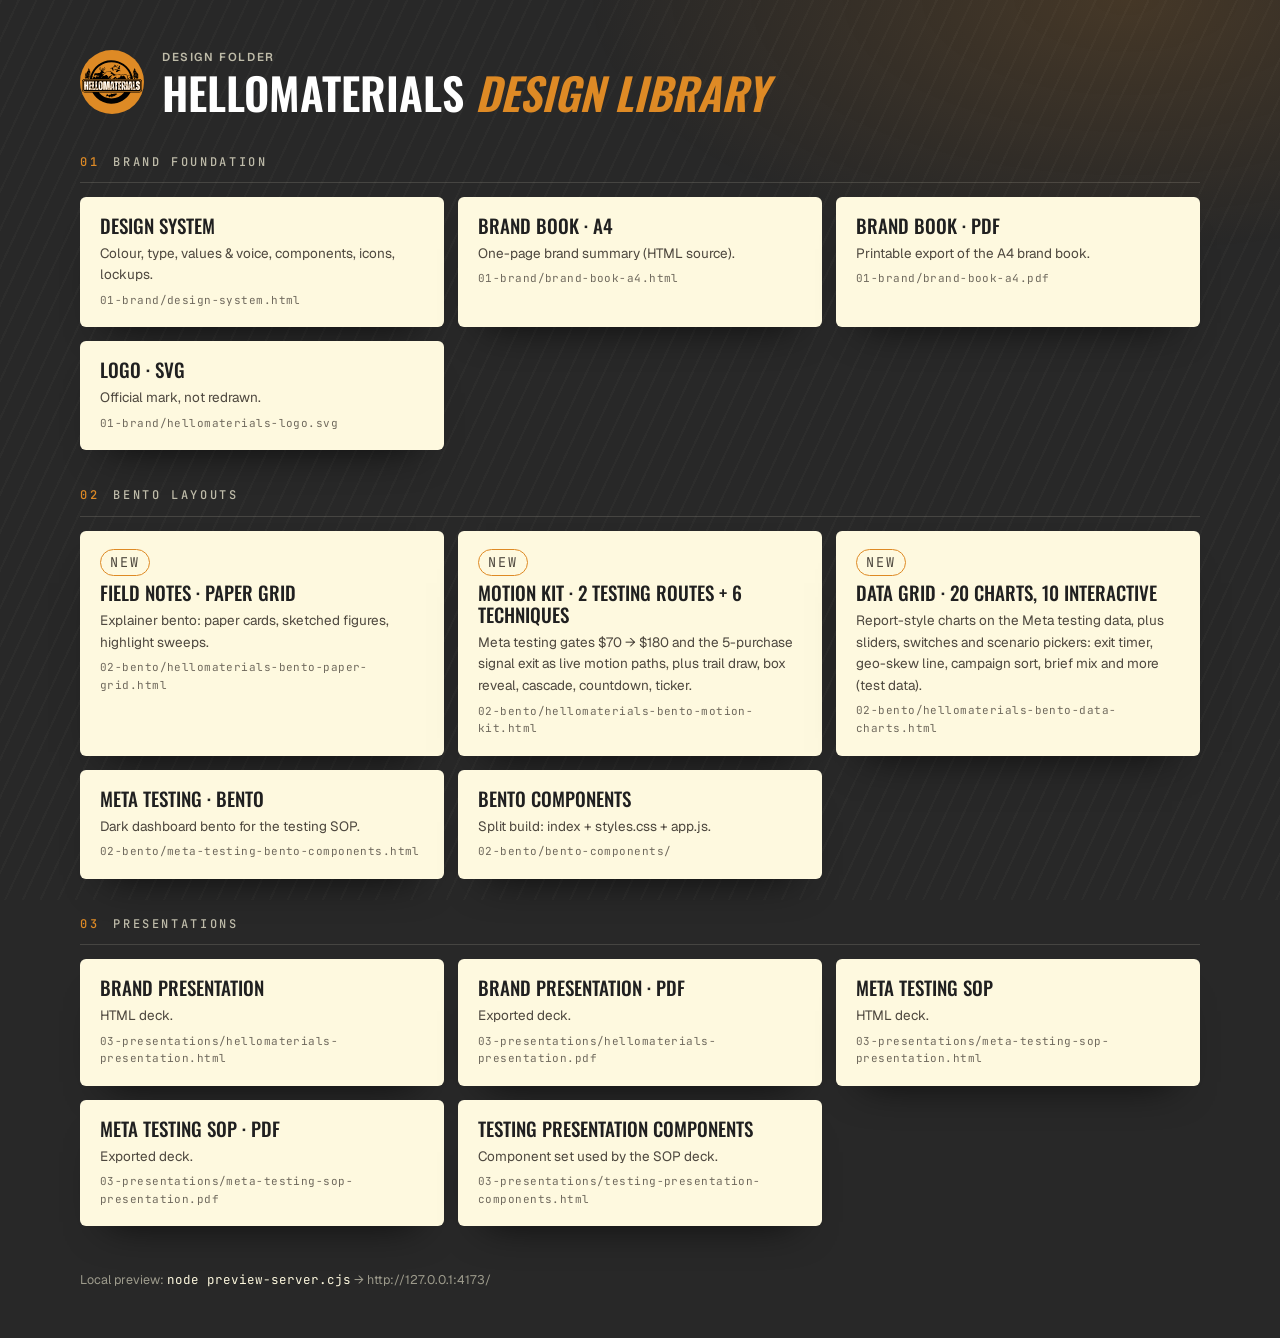
<file: design/index.html>
<!doctype html>
<!-- Hellomaterials — design folder hub. Links every design deliverable by group. -->
<html lang="en">
<head>
<meta charset="utf-8" />
<meta name="viewport" content="width=device-width, initial-scale=1" />
<title>Hellomaterials — Design Library</title>
<link rel="preconnect" href="https://fonts.googleapis.com">
<link rel="preconnect" href="https://fonts.gstatic.com" crossorigin>
<link href="https://fonts.googleapis.com/css2?family=Geist:wght@400;500;600&family=Oswald:wght@400;500;600&family=JetBrains+Mono:wght@400;500&display=swap" rel="stylesheet">
<style>
  :root {
    --orange: #DE8A25; --orange-19: #B4701E; --charcoal: #282828; --graphite: #343434;
    --ink: #202020; --brown: #4D473E; --brown-19: #6F695D; --cream: #FEF9DF;
    --r-block: 10px; --r-medium: 6px;
    --f-head: 'Oswald', 'Arial Narrow', sans-serif;
    --f-body: 'Geist', 'Helvetica Neue', Arial, sans-serif;
    --f-mono: 'JetBrains Mono', ui-monospace, Consolas, monospace;
  }
  * { box-sizing: border-box; }
  body { margin: 0; background: var(--charcoal); color: var(--cream); font-family: var(--f-body); font-size: 15px; line-height: 1.6; -webkit-font-smoothing: antialiased; }
  body::before { content: ""; position: fixed; inset: 0; pointer-events: none; background: radial-gradient(900px 420px at 88% 0%, rgba(222,138,37,.16), transparent 60%), repeating-linear-gradient(115deg, rgba(254,249,223,.025) 0 2px, transparent 2px 16px); }
  .wrap { position: relative; max-width: 1200px; margin: 0 auto; padding-inline: clamp(16px, 4vw, 40px); }
  header { display: flex; align-items: center; gap: 18px; padding-block: 48px 36px; }
  header img { width: 64px; height: 64px; flex: none; }
  .eyebrow { font-size: 11.5px; font-weight: 600; letter-spacing: .14em; text-transform: uppercase; opacity: .7; }
  h1 { font-family: var(--f-head); font-weight: 600; text-transform: uppercase; font-size: clamp(28px, 4vw, 44px); line-height: 1.05; margin: 4px 0 0; color: #fff; }
  h1 em { color: var(--orange); }
  section { padding-bottom: 36px; }
  h2 { display: flex; align-items: baseline; gap: 14px; font-family: var(--f-mono); font-weight: 500; font-size: 12px; letter-spacing: .22em; text-transform: uppercase; margin: 0 0 14px; padding-bottom: 10px; border-bottom: 1px solid rgba(254,249,223,.14); color: rgba(254,249,223,.7); }
  h2 b { color: var(--orange); font-weight: 500; }
  .list { display: grid; grid-template-columns: repeat(auto-fill, minmax(280px, 1fr)); gap: 14px; }
  a.item { display: flex; flex-direction: column; gap: 6px; padding: 18px 20px; border-radius: var(--r-medium); background: var(--cream); color: var(--ink); text-decoration: none; transition: transform .3s, box-shadow .3s; box-shadow: 0 24px 40px -28px rgba(0,0,0,.8); }
  a.item:hover, a.item:focus-visible { transform: translateY(-3px); box-shadow: 0 0 0 1px var(--orange), 0 30px 50px -28px rgba(222,138,37,.5); outline: none; }
  .item b { font-family: var(--f-head); font-weight: 500; text-transform: uppercase; font-size: 19px; line-height: 1.15; }
  .item span { font-size: 13.5px; color: var(--brown); }
  .item code { font-family: var(--f-mono); font-size: 11px; color: var(--brown-19); letter-spacing: .04em; overflow-wrap: anywhere; }
  .tag { align-self: flex-start; font-family: var(--f-mono); font-size: 10px; letter-spacing: .16em; text-transform: uppercase; color: var(--orange-19); border: 1px solid var(--orange); border-radius: 999px; padding: 2px 9px; }
  footer { padding-block: 8px 48px; font-size: 12.5px; color: rgba(254,249,223,.55); }
  footer code { font-family: var(--f-mono); color: var(--cream); }
</style>
</head>
<body>
<div class="wrap">
  <header>
    <img src="01-brand/hellomaterials-logo.svg" alt="Hellomaterials logo">
    <div><div class="eyebrow">Design folder</div><h1>Hellomaterials <em>design library</em></h1></div>
  </header>

  <section>
    <h2><b>01</b> Brand foundation</h2>
    <div class="list">
      <a class="item" href="01-brand/design-system.html"><b>Design system</b><span>Colour, type, values &amp; voice, components, icons, lockups.</span><code>01-brand/design-system.html</code></a>
      <a class="item" href="01-brand/brand-book-a4.html"><b>Brand book · A4</b><span>One-page brand summary (HTML source).</span><code>01-brand/brand-book-a4.html</code></a>
      <a class="item" href="01-brand/brand-book-a4.pdf"><b>Brand book · PDF</b><span>Printable export of the A4 brand book.</span><code>01-brand/brand-book-a4.pdf</code></a>
      <a class="item" href="01-brand/hellomaterials-logo.svg"><b>Logo · SVG</b><span>Official mark, not redrawn.</span><code>01-brand/hellomaterials-logo.svg</code></a>
    </div>
  </section>

  <section>
    <h2><b>02</b> Bento layouts</h2>
    <div class="list">
      <a class="item" href="02-bento/hellomaterials-bento-paper-grid.html"><span class="tag">New</span><b>Field notes · paper grid</b><span>Explainer bento: paper cards, sketched figures, highlight sweeps.</span><code>02-bento/hellomaterials-bento-paper-grid.html</code></a>
      <a class="item" href="02-bento/hellomaterials-bento-motion-kit.html"><span class="tag">New</span><b>Motion kit · 2 testing routes + 6 techniques</b><span>Meta testing gates $70 → $180 and the 5-purchase signal exit as live motion paths, plus trail draw, box reveal, cascade, countdown, ticker.</span><code>02-bento/hellomaterials-bento-motion-kit.html</code></a>
      <a class="item" href="02-bento/hellomaterials-bento-data-charts.html"><span class="tag">New</span><b>Data grid · 20 charts, 10 interactive</b><span>Report-style charts on the Meta testing data, plus sliders, switches and scenario pickers: exit timer, geo-skew line, campaign sort, brief mix and more (test data).</span><code>02-bento/hellomaterials-bento-data-charts.html</code></a>
      <a class="item" href="02-bento/meta-testing-bento-components.html"><b>Meta testing · bento</b><span>Dark dashboard bento for the testing SOP.</span><code>02-bento/meta-testing-bento-components.html</code></a>
      <a class="item" href="02-bento/bento-components/index.html"><b>Bento components</b><span>Split build: index + styles.css + app.js.</span><code>02-bento/bento-components/</code></a>
    </div>
  </section>

  <section>
    <h2><b>03</b> Presentations</h2>
    <div class="list">
      <a class="item" href="03-presentations/hellomaterials-presentation.html"><b>Brand presentation</b><span>HTML deck.</span><code>03-presentations/hellomaterials-presentation.html</code></a>
      <a class="item" href="03-presentations/hellomaterials-presentation.pdf"><b>Brand presentation · PDF</b><span>Exported deck.</span><code>03-presentations/hellomaterials-presentation.pdf</code></a>
      <a class="item" href="03-presentations/meta-testing-sop-presentation.html"><b>Meta testing SOP</b><span>HTML deck.</span><code>03-presentations/meta-testing-sop-presentation.html</code></a>
      <a class="item" href="03-presentations/meta-testing-sop-presentation.pdf"><b>Meta testing SOP · PDF</b><span>Exported deck.</span><code>03-presentations/meta-testing-sop-presentation.pdf</code></a>
      <a class="item" href="03-presentations/testing-presentation-components.html"><b>Testing presentation components</b><span>Component set used by the SOP deck.</span><code>03-presentations/testing-presentation-components.html</code></a>
    </div>
  </section>

  <footer>Local preview: <code>node preview-server.cjs</code> → http://127.0.0.1:4173/</footer>
</div>
</body>
</html>
</file>
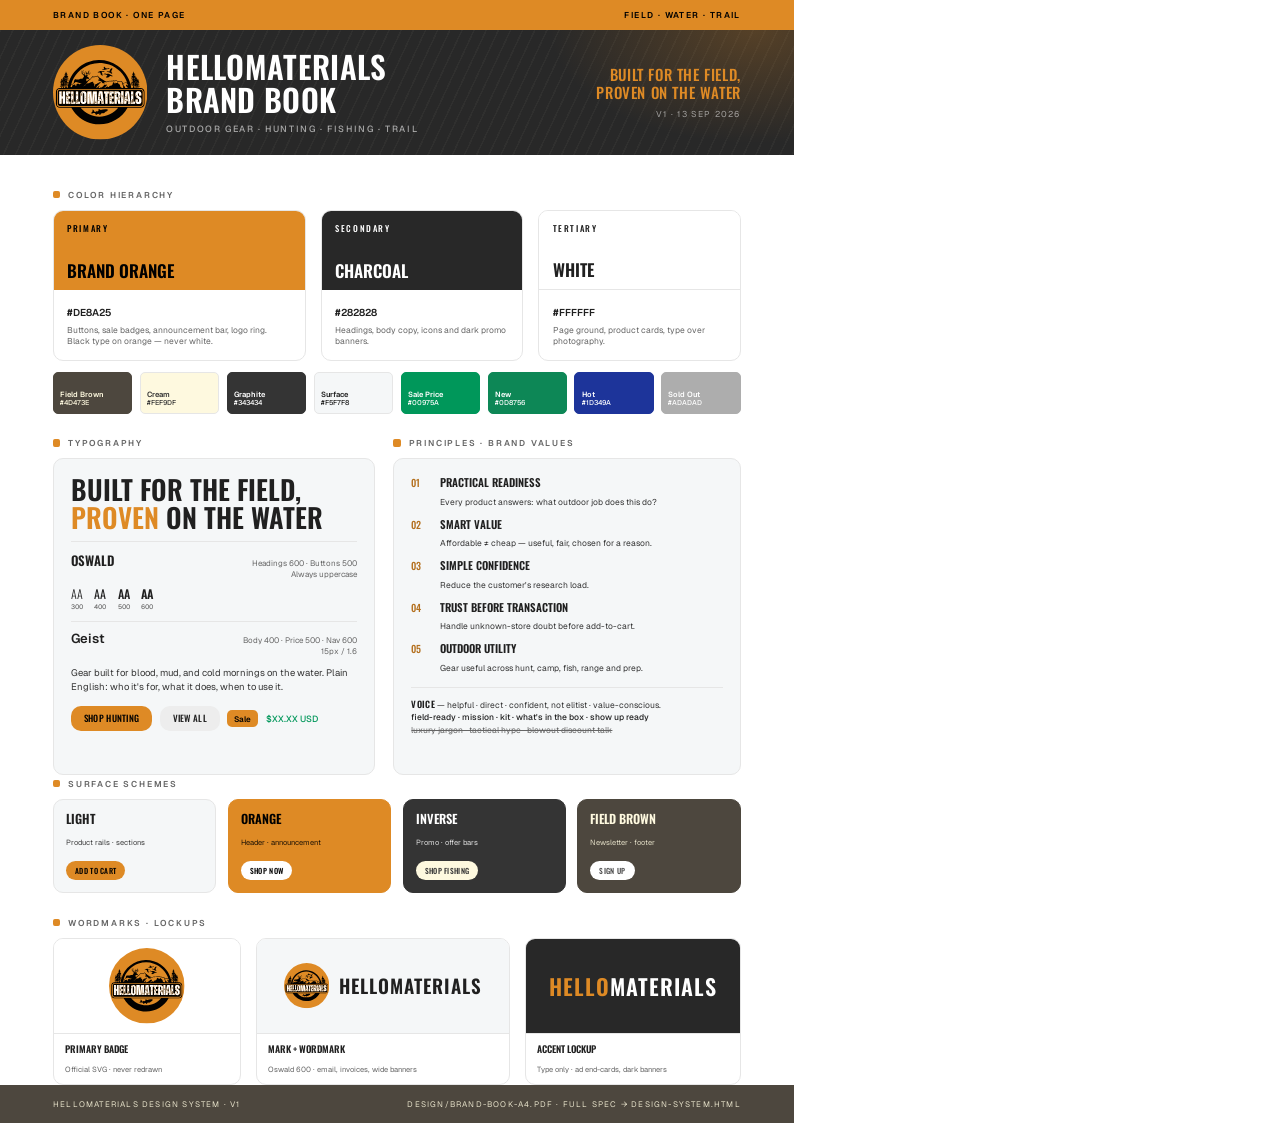
<file: design/01-brand/brand-book-a4.html>
<!doctype html>
<!--
  Hellomaterials — A4 Brand Book (v1 · 13 Sep 2026)
  Sources: hellomaterials.com theme CSS, Color Palete.png, Strategy Part B (B1.3 Values, B2.2 Voice).
  Logo: official SVG, not redrawn.
-->
<html lang="en">
<head>
<meta charset="utf-8" />
<title>Hellomaterials — Brand Book</title>
<link href="https://fonts.googleapis.com/css2?family=Geist:wght@400;500;600&family=Oswald:wght@300;400;500;600&display=swap" rel="stylesheet">
<style>
  :root {
    --primary:   #DE8A25;
    --secondary: #282828;
    --tertiary:  #FFFFFF;
    --brown:     #4D473E;
    --cream:     #FEF9DF;
    --graphite:  #343434;
    --ink:       #202020;
    --muted:     #666666;
    --surface:   #F5F7F8;
    --card:      #F6F6F6;
    --border:    #E6E6E6;
    --green:     #00975A;
    --head: 'Oswald', 'Arial Narrow', sans-serif;
    --body: 'Geist', 'Helvetica Neue', Arial, sans-serif;
  }

  @page { size: A4; margin: 0; }
  html, body { margin: 0; padding: 0; background: #fff; }
  * { box-sizing: border-box; -webkit-print-color-adjust: exact; print-color-adjust: exact; }

  .page {
    width: 210mm; height: 297mm;
    background: #fff; color: var(--ink);
    font-family: var(--body);
    padding: 0 0 0;
    display: flex; flex-direction: column;
    position: relative; overflow: hidden;
  }
  .inner { padding: 9mm 14mm 0; display: flex; flex-direction: column; gap: 6.2mm; flex: 1; }
  h1, h2, h3, .wm { font-family: var(--head); font-weight: 600; text-transform: uppercase; margin: 0; line-height: 1.05; }
  p { margin: 0; }

  .strip { background: var(--primary); color: #000; font-size: 8.5px; font-weight: 600; letter-spacing: 1.4px; text-transform: uppercase; display: flex; justify-content: space-between; padding: 2.4mm 14mm; }

  .head { background: var(--secondary); color: #fff; padding: 8mm 14mm; display: flex; align-items: center; justify-content: space-between; gap: 8mm; position: relative; overflow: hidden; }
  .head::before { content: ""; position: absolute; inset: 0; background: radial-gradient(90mm 50mm at 95% 0%, rgba(222,138,37,.25), transparent 60%), repeating-linear-gradient(115deg, rgba(254,249,223,.035) 0 1.5px, transparent 1.5px 11px); }
  .head > * { position: relative; }
  .brand { display: flex; align-items: center; gap: 5mm; }
  .brand svg { width: 25mm; height: 25mm; display: block; }
  .brand h1 { font-size: 31px; letter-spacing: .3px; }
  .brand .sub { font-size: 9px; color: rgba(255,255,255,.6); letter-spacing: 1.6px; text-transform: uppercase; margin-top: 2mm; font-weight: 500; }
  .brand-meta { text-align: right; }
  .brand-meta .tag { font-family: var(--head); font-weight: 500; text-transform: uppercase; color: var(--primary); font-size: 15px; line-height: 1.2; letter-spacing: .6px; }
  .brand-meta .v { font-size: 8.5px; color: rgba(255,255,255,.55); letter-spacing: 1.3px; text-transform: uppercase; margin-top: 2mm; }

  .section-label { display: flex; align-items: center; gap: 2mm; font-size: 8.5px; font-weight: 600; letter-spacing: 1.8px; color: var(--muted); text-transform: uppercase; margin-bottom: 2.4mm; }
  .section-label::before { content: ""; width: 2mm; height: 2mm; background: var(--primary); border-radius: .5mm; }

  .colors { display: grid; grid-template-columns: 1.25fr 1fr 1fr; gap: 4mm; }
  .swatch { border: 1px solid var(--border); border-radius: 10px; overflow: hidden; }
  .swatch .fill { height: 21mm; padding: 3mm 3.5mm; display: flex; flex-direction: column; justify-content: space-between; }
  .swatch .fill .tier { font-family: var(--head); font-weight: 500; font-size: 8.5px; letter-spacing: 1.6px; text-transform: uppercase; }
  .swatch .fill .nm { font-family: var(--head); font-weight: 600; font-size: 17px; text-transform: uppercase; line-height: 1; }
  .swatch .meta { padding: 2.6mm 3.5mm 3mm; }
  .swatch .hex { font-size: 10px; font-weight: 600; font-variant-numeric: tabular-nums; }
  .swatch .use { font-size: 8.5px; color: var(--muted); line-height: 1.4; margin-top: 1mm; display: block; }

  .ext { display: grid; grid-template-columns: repeat(8, 1fr); gap: 2mm; margin-top: 3mm; }
  .ext div { border-radius: 5px; height: 11mm; padding: 1.3mm 1.6mm; display: flex; flex-direction: column; justify-content: flex-end; font-size: 7px; line-height: 1.2; font-weight: 500; border: 1px solid var(--border); }
  .ext b { font-weight: 600; font-size: 7.5px; }

  .twocol { display: grid; grid-template-columns: 1fr 1.08fr; gap: 5mm; }
  .card { border: 1px solid var(--border); border-radius: 10px; padding: 4.5mm; background: var(--surface); height: 100%; }

  .type-display { font-family: var(--head); font-weight: 600; text-transform: uppercase; font-size: 27px; line-height: 1.02; margin: 0; color: var(--ink); }
  .type-display em { font-style: normal; color: var(--primary); }
  .type-row { display: flex; justify-content: space-between; align-items: baseline; border-top: 1px solid var(--border); padding-top: 2.2mm; margin-top: 2.6mm; gap: 3mm; }
  .type-row .fn { font-family: var(--head); font-weight: 600; text-transform: uppercase; font-size: 13px; }
  .type-row .fn.g { font-family: var(--body); text-transform: none; font-size: 13px; }
  .type-row .rl { font-size: 8px; color: var(--muted); text-align: right; line-height: 1.35; }
  .type-body { font-size: 9.5px; color: var(--graphite); line-height: 1.5; margin-top: 2.4mm; }
  .weights { display: flex; gap: 3mm; margin-top: 1.4mm; font-size: 12px; }
  .weights small { display: block; font-family: var(--body); font-size: 6.5px; color: var(--muted); font-weight: 500; }
  .btns { display: flex; gap: 2mm; margin-top: 3mm; align-items: center; flex-wrap: wrap; }
  .btn { font-family: var(--head); font-weight: 500; text-transform: uppercase; font-size: 9px; letter-spacing: .3px; padding: 2.2mm 3.4mm; border-radius: 10px; line-height: 1; }
  .badge { font-weight: 600; font-size: 8px; padding: 1.2mm 1.8mm; border-radius: 5px; line-height: 1; }

  .principles ol { margin: 0; padding: 0; list-style: none; display: flex; flex-direction: column; gap: 2.1mm; }
  .principles li { display: grid; grid-template-columns: 6mm 1fr; gap: 1.5mm; }
  .principles .n { font-family: var(--head); font-weight: 500; color: #B4701E; font-size: 10px; }
  .principles b { font-family: var(--head); font-weight: 600; text-transform: uppercase; font-size: 11px; display: block; line-height: 1.15; }
  .principles span { font-size: 8.5px; color: var(--graphite); line-height: 1.35; }
  .voice { margin-top: 3mm; padding-top: 2.6mm; border-top: 1px solid var(--border); font-size: 8.5px; line-height: 1.45; color: var(--graphite); }
  .voice strong { font-family: var(--head); font-weight: 600; text-transform: uppercase; font-size: 9px; color: var(--ink); letter-spacing: .3px; }
  .voice .own { color: var(--ink); font-weight: 500; }
  .voice .avoid { color: var(--muted); text-decoration: line-through; }

  .schemes { display: grid; grid-template-columns: repeat(4, 1fr); gap: 3mm; }
  .scheme { border-radius: 10px; padding: 3.2mm; height: 25mm; display: flex; flex-direction: column; justify-content: space-between; border: 1px solid var(--border); }
  .scheme .t { font-family: var(--head); font-weight: 600; text-transform: uppercase; font-size: 12.5px; line-height: 1.05; }
  .scheme .s { font-size: 7.5px; line-height: 1.3; opacity: .85; }
  .scheme .btn { align-self: flex-start; font-size: 7.5px; padding: 1.5mm 2.4mm; }

  .wordmarks { display: grid; grid-template-columns: 1fr 1.35fr 1.15fr; gap: 4mm; }
  .wm-tile { border: 1px solid var(--border); border-radius: 10px; overflow: hidden; display: flex; flex-direction: column; }
  .wm-tile .stage { height: 25mm; display: grid; place-items: center; }
  .wm-tile .cap { padding: 2mm 3mm; border-top: 1px solid var(--border); }
  .wm-tile .cap b { font-family: var(--head); font-weight: 600; text-transform: uppercase; font-size: 9.5px; display: block; }
  .wm-tile .cap span { font-size: 7.5px; color: var(--muted); }
  .lk { display: flex; align-items: center; gap: 2.6mm; }
  .lk svg { width: 12mm; height: 12mm; display: block; }
  .wm { letter-spacing: 1px; line-height: 1; }

  .foot { display: flex; justify-content: space-between; align-items: center; margin-top: auto; background: var(--brown); color: var(--cream); padding: 3.6mm 14mm; font-size: 8px; letter-spacing: 1.2px; text-transform: uppercase; }
  .foot span { opacity: .85; }
</style>
</head>
<body>
<svg width="0" height="0" style="position:absolute" aria-hidden="true" focusable="false"><symbol id="hm-logo" viewBox="0 0 3000 3000"><circle r="1500" cy="1500" cx="1500" fill="#de8a25"></circle>
  <path d="M1028.05,825.61c4,14.69,12.75,30.3,13.29,46.74l2.23,67.07c.4,11.94,8.17,21.26,12.76,34.16-24.66,1.88-44.37-18.63-48.74-42.2-2.47-13.31-3.56-26.86-9.05-39.09-9.01-20.03-14.82-39.52-19.39-61.42-4.74,13.96-1.73,26.37,1.27,39.87-5.82-1.81-7.31-6.58-11.37-10.64-.71,11.03,4.87,18.56,10.49,26.43,9.76,13.65,19.16,39.81,15.1,47.13-3.71,6.7-32.28-5.48-48.32-17.75-6.04-4.63-8.3-11.94-7.46-19.55,2.73-24.55,7.68-48.59,17.21-71.44,6.25-14.98,17.25-25.84,26.24-39.6-16.66,8.7-34.56,20.66-39.75,39.16l-21.05,75.06c-3.36-20.06-6.95-40.55-6.34-61.94.45-15.53,7.23-28.74,9.52-45.08-16.07,16.29-20.68,38.37-18.92,60.63,1.46,18.4,2.16,36.32,7.14,53.75,6.64,23.22,33.47,25.56,41.49,35.33l32.06,39.04c3.02,3.68.14,12.34-2,15.8l-31.02,50.07c-27.71,44.73-54.47,20.44-78.04,27.61l-56.96,17.33c-26.26,3.27-53.1,3.5-79.61-.14-19.18-2.64-42.32-4.32-53.89,15.05-11.86,19.85-25.65,68.85-25.7,95.61-14.39,14.82-32.37,26.88-50.7,37.01l-33.85,18.71c80.38-300.23,307.76-542.01,602.29-641.15,196.22-66.05,409.8-64.53,605.59,3.78,270.85,95.54,484.96,311.95,575.63,586.37-15.08-12.31-29.29-15.52-47.14-14.97-26.23.81-50.89,4.65-73.17,20.4-7.79-3.68-12.33-9.33-17.74-15.28l-12.85-14.13c-6.37-7.01-16.22-12.71-20.67-21.04-3.65-6.82-6.77-6.3-13.02-8.49-10.47-3.68-18.25-5.15-29.88-3.26-11.16,1.82-26.97,4.99-37.48-.4-17.83-9.16-35.83-12.57-54.32-1.73-6.41-2.86-9.3-8.95-13.17-13.05-12.08-12.82-28.72-11.87-44.53-9.98-10.83,1.29-19.98.09-28.65,8.52-7.46,7.25-31.31-10.44-67.3,1.38-12.36,4.06-24.1,4.03-36.8,3.16-25.87-1.75-42.79,14.82-59.82,1.18-12.75-10.22-28.82,5.39-47.26,7.39-29.05,3.15-32.39,25.87-61.59,13.53l-41.92-17.71c-27.3-11.54-52.15-25.13-75.14-44.11-20.52-16.94-44.2-25.84-59.84-41.82-4.9-5.01-8-9.64-15.05-12.11-14.19-4.97-24.21-14.36-35.28-24.12l-40.76-35.96c-7.67-6.76-14.81-11.75-24.62-5.08l-28.01,19.02c-7.92,5.38-11.96,1.15-18.58-2.21-16.52-8.37-39.21,10.56-52.63,9.08-15.43-1.7-29.23-6.01-44.2-11.29-8.88,14.27-20.2,24.97-31.81,36.22l-18.63,18.06-22.36,27.37c-14.67,5.9-28.73,11.65-41.35,22.12l-37.68,31.28c-15.92,13.22-34.32,21.41-56.09,21.34,11.81-16.47,18.42-37.34,8.63-53.9-2.33-3.93-5.68-13.64-2.28-16.96,8.36-6.44,20.87-5.44,31.15-4.65,7.37.57,16.03-1.9,22.36.62,14.11,5.63,26.28,2.12,33.83-10.54,2.25-3.77,6.35-6.36,6.14-11.79-.2-5.03-3.49-7.57-8.48-10.81-17.15-11.12-33.96-21.3-48.66-35.91-2.44-2.42-4.89-9.94-4.71-13.35,4.26-21.73,14.73-40.33,26.83-60.31-19.1.72-32.41,12.54-46.97,23.63-5.68-17.47-9.81-35.21,1.92-38.51,29.58-8.32,50.27-3.93,71.05,17.31,5.9,6.03,7.08,12.91,5.52,22.66,18.15-9.75,7.65-26.27,11.39-42.08l30.78-22.97c8.08-6.03,16.15-11.98,17.78-23.83-15.47,12.47-28.89,22.74-45.59,32.95-13.31,8.15-36.28,11.16-44.58-5.92-3.88-7.99,12.57-18.76,19.74-17.27,11.58,2.41,21.36.48,28.56-8.84-9.92.75-18.14,4.9-27.36,1.74-4.52-1.55-5.12-8.95-3.56-13.35,4.25-12.02,24.73-7.36,32.45-23.04-7.22,3.08-13.76,7.1-21.12,4.02,1.3-13.62,8.45-24.21,13.85-36.62,3.26-2.31-.15-5.05-1.62-1.62-11.26,10.95-23.21,20.48-29.34,34.57-9.19,21.12-17.76,41.99-33.4,59.27l-30.94,4.1,18.35-26.71c5.49-7.99,2.01-20.17-3.27-29.49-2.01,17.33-3.79,40.88-18.11,43.67-3.2-12.32-3.78-23.91-10.09-33.44l-19.09-28.82-1.98,1.16ZM1710.83,772.05c9.08-2.34,14.72-9.72,21.85-13.33,8.9-4.51,19.55-2.28,28.94-4.17,14.98-3.01,28.03-2.83,43.22-4.18-9.88-3.25-16.62-4.58-23.28-11.06-10.18-9.89-26.27-10.68-37.13-1.82-9.31,7.6-20,9.89-31.56,7.17l-28.97-6.8c-7.94-1.86-10.08-4.37-15.21-8.64-11.22-9.33-20.73-19.02-26.54-33.02-2.75-6.63-10.74-5.71-15.34-4.58-7.45,1.83-6.74,8.5-10.39,14.86-2.42,4.21-12.01,5.93-10.29,14.21,2.65,12.78,20.38,10.61,14.57,31.51-12.05,4-22.14,8.54-32.86,15.1-6.65,4.07-23.7-1.67-25.33,11.06-.9,7.03-6.11,8.88-11.17,13.78,21.42-2.79,40.42-8.32,60.26-3.77,14.61,3.35,27.16,2.21,41.82-1.56l57.42-14.77ZM1854.52,896.12l22.24,7.26c1.71-1.79,5.35-4.57,5.71-7.12,1.65-11.8-7.97-23.34-19.9-24.3l-6.45-11.65-1.5-13.49c-7.78-17.12,3.84-20.45,2.55-38.18,3.41-2.72,6.54-3.66,10.78-5.36.54-6.17,4.93-10.24,7.05-15.09,4.59-10.51,4.31-21.8,5.99-33.11,1.16-7.82,2.6-15.09-1.18-22.06l-20.13,10.48-7.89-1.64c-1.55-.32-4.26,2.76-6.09,4.95l-28.83,34.42c-5.71,6.82-7.89,15.24-11.08,23.43l-6.94,17.8c-4.43,11.36-12.86,18-24.94,20.02-20.68,3.45-18.88-28.88-52.21-14.19l-23.27,10.26c12.51,2.07,31.64-2.6,42.25,7.16,14.58,13.41,28.38,22.85,48.04,29.12,15.22,4.86,28.82,16.13,46.11,16.5l.78,10.73c4.34,5.94,8.2,10.65,14.33,15.13,1.1-3.15.66-6.25,1.67-7.72.66-.96,4.07-1.56,4.36-2.68.81-3.15-2.84-6.55-4.42-8.13l-1.94-1.95c.07-1.9,2.31-2.5,3.28-.8.33-.01.87-.02,1.64.24ZM1028.97,822.81c-.17-4.02-4.56-2.03-2.49.7l2.49-.7ZM1556.43,970.5c4.47-.55,8.06-.42,10.3,3.49,1.71.04,3.63-1.66,4.7-3.48,3.65,3.91,8.42,4.59,12.46,2.23-7.43-13.79-14.07-25.83-16.76-40.42-1.97-10.67-1.01-22.45-5.79-32.45-6.24-13.06-12.31-25.56-10.69-41.02,11.74-4.97,23.68-9.93,36.53-11.81l26.29,1.09c10.75-2.22,20.13-2.54,31.76-1.15-3.87-4.6-9.45-4.27-14.47-6.52-19.56-25.44-43.62-1.32-54.85-4.57-16.9-4.89-32.43-12.1-50.15-13.64-15.03-1.31-28.85,4.52-42.5,9.19-11.58,3.97-19.17,10.13-28.47,18.21-5.19,4.51-16.69.8-22.98,3.68-7.91,3.62-11.95,12.8-14.7,21.13l22.34-.77,17.02-2.31,35.32,1.47,20.26,32.85c2.7,4.38-3.48,16.1.2,19.91,3.66,3.78,5.08,6.1,7.57,10.67,2.19,4,17.19,21.22,15.29,20.1,8.41,4.98,13.45,10.14,21.32,14.11ZM1759.26,1024.15c4.92-3.89,15.15-3.71,18.23-9.14,4.51-7.95,12.3-9.83,17.93-15.08,5.17-4.82,7.86-9.49,15.11-12.15,8.28-3.04,14.29-2.37,23.44-1.63l28.96,2.32c6.99.56,15.66,13.68,24.25,6.29,4.61-3.96,3.03-21.78-6.21-29.09l-24.73-7.11-27.21-17.19-60.21-27.93c-23.61-7.87-62.86,11.87-87.55.97l-26.8-11.83c-12.87-1.92-22.35,5.59-32.08,12.52l-24.03,9.81c9.57,3.1,19.24-.6,29.17.77l50.98,7.04c17.8,4.32,50.35,27.66,50.69,29.1.6,2.51-1.14,5.01-3.18,7.06l-30.6,30.78c-3.63,3.65-2.08,9.07-3.78,13.54-2.24,5.89-6.95,13.6-3.64,19.4,3.59.85,8.89,1.72,10.02,7.01,4.71-1.93,6.63-3.54,10.83-7.54l5.08,8.23,16.77-9.3c1.67,1.4,4.24,4.42,5.19,3.94l5.57-2.84c7.61.18,11.83-3.22,17.81-7.95Z" fill="#de8a25"></path>
  <path d="M730.8,1310.63c-24.55-5.81-10-30.44-24.88-46.78-14.54-15.97-42.86-.47-64.03,9.42-9.79,4.58-18.76,9.46-30.36,9.52-8.17,29.02,2.7,55.58-29.12,56.96-3.2-9-12.44-6.1-25.14-4.44l11.61-49.28c2.22-9.43,16.3-15.82,25.19-20.27,28.02-14.01,52.5-30.13,76.08-50.72l30.79-26.88c8.89-7.76,21.39-11.84,33.61-9.98,18.9,2.87,38.88,4.42,56.29,12.33,17.16,7.8,33.08,13.51,51.36,18,12.22,3,22.52,7.19,35.52,2.63,9.83-3.45,20.62-5.02,32.16-4.47l-24.1,18.53-51.31,26.62c-2.42-10.43-7.9-16.58-17.1-18.95-31.27-8.06-68.7-7.78-73.18,23.84l-4.96,35.01c-1,7.08-2.81,14.06-8.44,18.91Z" fill="#de8a25"></path>
  <path d="M2513.05,1289.79c15.29.26,23.59-13.36,32.25-9.38,10.54,4.84,5.11,37.27-4.95,51.51-6.5,9.2-11.36,17.45-8.24,30.85l-47.02.17-16.1-89.02c12.29-7.71,27.41-6.8,38.7,3.83-10.97,9.55-25.57,2.4-30.62,7.34-1.58,1.54-2.04,4.33-.9,6.6,3.9,7.77,17.52-2.23,36.87-1.9Z" fill="#de8a25"></path>
  <path d="M463.29,1362.61l-21.38.35c3.01-13.15-1.8-21.3-8.21-30.53-10.07-14.5-14.56-45.11-7.35-51.11,2.3-1.91,6.24-2.48,9.49-.81l15.16,7.76,24.45,2.72-12.15,71.62Z" fill="#de8a25"></path>
  <path d="M478.17,1271.33c1.6.78-.1,10.03-.83,10.88-1.46,1.69-10.69-1.9-9.68-5.57.51-1.86,8.59-6.25,10.52-5.31Z" fill="#de8a25"></path>
  <path d="M350.59,1344.62c-7.05-10.47-9.81-32.05-3.89-35.41,6.17-3.51,12.15,5.97,21.38,6.11,16.01.25,28.43,7.48,27.95-.42-.42-6.96-12.31-.8-22.24-7.31,7.29-8.3,18.57-8.56,28.41-2.5-1.96,8.79-3.51,18.85-9.33,26.33-7.14,9.18-11.53,18.11-8.84,31.53l-27.04.08c.99-7.92-2.48-12.62-6.39-18.41Z" fill="#de8a25"></path>
  <path d="M294.05,1362.86c-2.77-13.68-16.57-26.24-9.71-42.24,2.74-4.09,10.83,2.29,14.38,2.94l22.78,4.13c2.99.54,4.86-1.7,4.7-3.19-.66-6.17-12.32-.52-17.93-6.54,3.54-5.64,17.79-7.91,20.44-1.66,4.89,21.02-13.57,32.02-12.7,46.87l-21.95-.32Z" fill="#de8a25"></path>
  <path d="M483.55,1255.11c-22.05.8-59.16,9.2-63.6-2.57l30.75-6.02c-6.05-9.07-21.41-2.44-23.47-15.14,9.15-3.69,20.48-5.13,29.34-.55,9.83,5.08,18.94,6.94,31.61,3.1l-4.62,21.18Z" fill="#de8a25"></path>
  <path d="M364.91,1074.53l9.71-6.61c-9.51-6.01-21.16,8.32-26.96-2.41l18.13-3.32c9.68.86,17.99,3.47,27.46,1.23,6.17-1.46,10.97,2.88,11.08,7.64.17,6.94-4.3,10.92-11.61,10.26-9.78-.89-18.23-3.64-27.82-6.79Z" fill="#de8a25"></path>
  <path d="M374.45,1121.19c2.7-6.06,6.13-3.98,12.5-5.89-11.13-14.67-35.03-8.08-37.49-10.35-.68-.63-.34-3.7.87-3.96l16.69-3.57c3.01,15.56,13.27-6.25,22.94,6.06,4.78,6.09,6.32,13.15,2.59,20.46l-18.09-2.75Z" fill="#de8a25"></path>
  <path d="M400.01,1214.9c-30.37-5.87-36.06,5.62-41.76,3.62-2.56-.9-5.34-2.57-5.83-6.22l39.71-10.1c5.24-1.33,8.46-1.2,11.4,2.34,2.42,2.92,1.06,11.24-3.52,10.36Z" fill="#de8a25"></path>
  <path d="M311.66,1229.64c-8.29-1.77-15.1-2.89-23.11-.65-1.56-5.02.08-8.18,1.4-10.99,2.13-4.51,7.17-3.21,11.12-1.59,4.34-8.38,19.43-8.53,19.66-8.32,1.6,1.44,2.4,4.95-.42,6.67l-14.78,9.04,6.12,5.83Z" fill="#de8a25"></path>
  <path d="M403.63,1292.16c-16.88-4.18-36.86,3.51-57.96.95,8.96-7.36,22.96,2.03,41.49-11.56,2.9-2.13,7.92-2.82,11.16-1.23,2.98,1.46,5.51,5.52,5.31,11.85Z" fill="#de8a25"></path>
  <path d="M396.94,1043.56c-7.67,4.28-30.06-2.49-50.39,2.71,4.37-8.89,14.13-7.82,23.05-8.31l21.91-1.21,5.02,1.56c1.34.42,2.52,4.07.41,5.25Z" fill="#de8a25"></path>
  <path d="M322.65,1197.53c-17.84.03-30.91,8.87-34.38-3.58,17.77-.29,33.86-2.39,27.92-10.46,6.53-.23,9.3,10.25,6.46,14.04Z" fill="#de8a25"></path>
  <path d="M407.28,1253.46c-7.47,7.98-17.33,5.61-24.68,1.19l-11.64-3.18c-2.79-.76-3.57-4.89-2.57-7.08.81-1.78,3.81-2.94,6.18-3.19,2.5-.26,3.27,3.94,4.04,6.32l28.67,5.94Z" fill="#de8a25"></path>
  <path d="M380.43,1145.68c-11.27-3.53-41.74,2-31.79-5.33,5.07-3.73,21.67,4.76,39.36-5.52,2.58-1.5,5.4,5.25,3.68,8.01-2.75,4.44-5.75,4.56-11.25,2.83Z" fill="#de8a25"></path>
  <path d="M374.15,1164.57c-14.46,5.26-29.23,8.61-30.57.19-1.57-9.85,10.72-4.95,23.82-7.78l6.75,7.58Z" fill="#de8a25"></path>
  <path d="M309.68,1283.83c-18.85-7.62-29.22,1.23-27.79-7.04,10.98-.41,23.82,1.96,35.78,2.72,1.93-2.96-1.72-6.5-5.93-6.74,8.19-.67,14.53-.56,14.88,3.3.13,1.38-.89,2.95-2.93,3.57l-14.01,4.19Z" fill="#de8a25"></path>
  <path d="M368.45,1189.19c1.27,6.67-8.11,11.7-15.4,10.34-4.99-.93-2.39-10.51.59-14.05,3.56-4.23,13.62-2.54,14.81,3.71Z" fill="#de8a25"></path>
  <path d="M328.94,1159.66c3.89,2.75.53,6.82-1.34,7.98-6.09,3.75-14.28,2.38-16.9-1.02-1.31-1.7-2.07-4.22-1.14-6.51,6.12-.62,14.08-4.19,19.38-.44Z" fill="#de8a25"></path>
  <path d="M390.38,1228.21c-10.47,6-18.07,9.68-27.7,5.84,9.7-7.4,18.82-6.11,27.7-5.84Z" fill="#de8a25"></path>
  <path d="M327.62,1142.05c-9.56,5.97-18.61,1.97-26.94,1.97,7.81-4.92,17.54-7.36,26.94-1.97Z" fill="#de8a25"></path>
  <path d="M305.69,1181.48c-7.02,2-13.11,2.9-20.6-.38,6.14-4.87,13.92-3.39,20.6.38Z" fill="#de8a25"></path>
  <path d="M358.2,1275.02c2.69,2.96-.61,5.34-3.51,5.7s-7.82-.94-7.21-5.59c.34-2.62,7.53-3.63,10.72-.11Z" fill="#de8a25"></path>
  <path d="M304.72,1242.92c1.89,1.59,1.06,3.68.97,4.43-.1.84-1.32,2-2.7,1.2l-10.02-5.81c3.43-2.45,8.9-2.22,11.75.18Z" fill="#de8a25"></path>
  <path d="M296.92,1126.64c-4.21,2.61-7.57,3.21-9.85,7.53-2.57.22-3.6-1.79-2.52-4.09,1.61-3.42,7.48-6.09,12.37-3.44Z" fill="#de8a25"></path>
  <path d="M304.92,1291.64c-6.27,2.68-12.47,1.48-17.89-1.93,5.84-.94,11.33-2.72,17.89,1.93Z" fill="#de8a25"></path>
  <rect height="3.84" width="14.4" y="1302.41" x="281.34"></rect>
  <rect height="3.84" width="11.52" y="1116.14" x="287.1"></rect>
  <path d="M2628.34,1310.72c4.18,11.56.06,25.99-6.2,35.47-3.5,5.3-6.47,8.91-5.44,16.71l-27.17-.29c5.84-23.94-17.65-31.68-16.8-56.43,3.9-7.84,20.53-6.48,26.32.7-5.92,7.79-26.4,1.26-21.03,9.9,3.13,5.04,12-1.11,26.96-1.21,7.89-.06,20.76-12.06,23.37-4.86Z" fill="#de8a25"></path>
  <path d="M2689.6,1319.55c3.23,9.56.89,21.57-4.73,30.09-2.63,3.98-5.32,6.91-4.91,13.07l-22.42.33c.84-8.18-2.46-12.22-6.61-18.55-4.43-6.76-9.06-19.53-6.13-27.79,2.4-6.75,16.77-4.38,20.09.84-2.19,6.04-10.63,1.59-16.28,5-2.03,1.22-.3,5.59,2.47,5.15l23.57-3.78c4.23-.68,7.01-6.09,14.95-4.36Z" fill="#de8a25"></path>
  <path d="M2599.59,1067.46l8.31,7.07c-18.64,6.38-37.07,11.73-38.77-1.82-.52-4.15,3.23-9.17,8.94-9.44l31.38-1.47,16.23,3.34c-4.21,10.55-15.46-1.99-26.09,2.32Z" fill="#de8a25"></path>
  <path d="M2598.03,1121.46l-16.71,2.76c-5.27-8.42-1.09-21.07,8.58-24.68,4.69-1.75,9.45,3.73,12.83,4.96,2.82.06,4.01-4.28,3.41-6.87,5.93,3.29,14.61-.44,19.89,7.66-19.56-1.57-41.07,4.24-38.67,10.06,1.67,4.04,12.92-1.93,10.68,6.1Z" fill="#de8a25"></path>
  <path d="M2621.12,1212.55c-6.55,14.09-14.36-4.66-48.38,2.38-4.19.87-5.12-7.97-3.23-10.33,3.26-4.09,7.14-3.59,12.74-2.14l38.87,10.09Z" fill="#de8a25"></path>
  <path d="M2684.94,1228.26c-6.64-.04-14.43-.31-23.72,1.47-.34-2.55,3.98-1.71,7.04-5.05l-14.71-9.16c-2.08-1.29-2.08-4.42-1.59-5.78.88-2.48,17.72-1.15,20.13,7.69,3.29-2.18,7.12-3.14,8.99-1.66,2.48,1.96,5.75,5.01,3.86,12.49Z" fill="#de8a25"></path>
  <path d="M2628.76,1293.27c-20.61,3.06-40.82-4.9-58.48-.9-.24-6.12,1.47-9.89,4.37-11.59,9.02-5.3,17.3,9.44,36.21,9.2,5.84-.07,12.38-.48,17.9,3.28Z" fill="#de8a25"></path>
  <path d="M2627.28,1046.33c-20.65-5.19-44.8,1.26-50.69-2.61-1.22-.8-1.41-4.22-.35-5.13.92-.79,2.94-1.91,5.1-1.81l23.69,1.12c8.15.39,17.04-1.22,22.25,8.42Z" fill="#de8a25"></path>
  <path d="M2599.82,1252.71c-10.37.37-21.27,12.51-32.9.88l29.21-6.39.14-5.9c5.42-.77,8.67,1.17,9.28,4.44.47,2.55-2.29,6.85-5.73,6.97Z" fill="#de8a25"></path>
  <path d="M2624.82,1141.68c2.05,2.36-3.5,4.31-6.19,3.77-11.84-2.37-21.63.17-32.93,1.22-4.41.41-6.17-10.64-.87-13.06,16.57,13.24,34.37,1.61,39.99,8.07Z" fill="#de8a25"></path>
  <path d="M2629.89,1163.24c1.12,10.4-14.5,6.94-31.36,1.52l8.25-7.48c12.58,2.72,22.2-2.43,23.1,5.95Z" fill="#de8a25"></path>
  <path d="M2685.26,1193.85c-3.05,13.2-17.07,3.16-34.84,4.32-1.35-3.73-.77-9.23,2.48-10.84,9.37,5.49,21.01,7.52,32.36,6.52Z" fill="#de8a25"></path>
  <path d="M2621.76,1198.63c-3.3,3.93-16.47-.94-16.63-7.63-.14-5.94,7.41-8.36,11.77-7.21,3.87,1.02,9.41,9.43,4.86,14.84Z" fill="#de8a25"></path>
  <path d="M2692.88,1279.86c-10.89,1.94-19.52-1-28.32,5.19-7.71-4.7-17.67-3.64-17.67-8.67,0-2.06,2.44-3.49,4.9-3.52l10.3-.14-6.31,2.67c-1.15.48-1.28,2.45-.73,3.09,4.05,4.75,24.24-5.66,37.82,1.38Z" fill="#de8a25"></path>
  <path d="M2664.53,1160.1c.46,7.17-3.91,9.1-8.84,9.75-4.78.63-10.46-.33-12.34-5.95-1.35-4.02,3.2-6.97,6.94-6.31l14.24,2.51Z" fill="#de8a25"></path>
  <path d="M2610.89,1234.26c-8.71,3.15-16.87.22-26.65-5.56,8.94-1.73,18.24-1.16,26.65,5.56Z" fill="#de8a25"></path>
  <path d="M2672.29,1143.96l-21.26.85c-1.74.07-2.84-.63-3.23-1.25-.46-.72-.68-2.35.47-3.61,7.35-.65,15.57-2.51,24.02,4.01Z" fill="#de8a25"></path>
  <path d="M2688.75,1180.66c-7.57,4.18-13.94,2.72-21.28.79,6.59-3.84,13.89-4.92,21.28-.79Z" fill="#de8a25"></path>
  <path d="M2625.83,1275.18c2,3.46-2.33,5.86-4.64,5.81-1.86-.04-6.28-.2-6.31-3.81-.02-3.51,8.55-6.15,10.95-2Z" fill="#de8a25"></path>
  <path d="M2670.84,1250.17c-3.4.07-3.95-3.66-2.43-6.19,1.32-2.21,4.02-3,7.79-2.83,2.3.03,3.88.27,3.45,3.59-3.76.17-6.61,2-8.04,4.58l2.52,1.89-1.99.73-1.3-1.76Z" fill="#de8a25"></path>
  <path d="M2689.1,1133.3c-4.66-1.16-8.11-4.42-13.08-7.47,5.17-1.25,12.75-.62,13.08,7.47Z" fill="#de8a25"></path>
  <path d="M2694.74,1304.45c-6.7,3.24-12.34,2.06-19.06,1.04,4.41-4.51,12.44-4.73,19.06-1.04Z" fill="#de8a25"></path>
  <path d="M2686.12,1290.07c-5.9,4.68-12.55,3.01-17.8,1.95,6.12-3.74,12.11-4.25,17.8-1.95Z" fill="#de8a25"></path>
  <rect height="3.84" width="11.52" y="1116.14" x="2676.02"></rect>
  <path d="M2676.15,1234.44c-2.89,1.31-5.96.86-8.76.7-.57-.5-1-.97-1.02-1,3.2-1.47,8.08-1.49,9.78.3Z"></path>
  <path d="M2224.06,1222.96c17.93,18.27,29.99-14.94,85.04-13.43,10.25.28,22.03-2.26,30.79,4.89,39.74,32.39,31.6,44.29,41.24,75.07.12.39.24.81.53,1.24.32,1.46-1.5,1.2-.93,2.45l-1.73-2.35c-3.49-4.74-11.24-10.06-17.19-13.95l-24.6-16.06c-2.92-1.91-7.67-2.17-10.81-.58-13.19,6.67-9.45,45.34,15,67.62l38.16,34.78-84.88.4c-14.78-21.23-11.69-48.54-20.59-53.37-8.12-4.41-13.98,4.03-22.77,5.84-1.28-11.94-5-22.82-9.16-34.24l-20.41-56.09c-.08-.21-.12-.67-.32-.84-2.36-1.38.16-4.21,1.8-1.94.1.19.4.56.84.55Z" fill="#de8a25"></path>
  <path d="M1761.1,1336.56c-17.68-2.17-17.08-24.78-37.65-18.57-13.43,4.05-26.44,9.87-38.9,16.55-10.9,5.85-17.79,15.89-23,27.38-8.21,1.17-15.99,1.08-25.74.14,12.21-18.3,41.61-35.64,46.82-48.58,4.43-10.99,10.1-19.75,20.17-25.95,6.77-4.17,8.13-10.14,8.9-18.33.52-5.55-1.05-17.58-9.32-16.64-12.27,1.39-22.64,10.44-33.13,18.09-2.26-5.31-4.84-10.36-8.63-12.23-27.57-13.65-49.75,37.97-68.47,48.88-15.07,8.78-28.04,18.51-38.26,33.01-5.72,8.12-12.16,15.83-20.41,21.79.21-7.36,3.71-17.11-.13-23.07-19.37-10.47-20.23,10.81-34.01,23.8h-52.27c8.53-26.89,36.54-44.39,24.98-68.58-1.89-3.95-9.7-3.58-13.12-2.3-12.47,4.64-14.67,29.21-23.29,35.5l-37.79,27.59c-5.83,4.26-11.76,8.77-19.18,8.03,1.51-31.58,24.45-54.83,44.32-76.91l57.31-63.67c4.51-5.01,11.12-7.15,17.3-9.39,13.39-4.85,18.86-17.5,13.56-30.65-1.47-3.65-3.36-6.94-6.51-8.09-3.61-1.32-8.87-.32-11.55,3.33-14.77,20.08-36.04,16.13-55.3,34.95-9.31,9.09-25.7-1.15-45.32,17.94-5.5,5.35-12.16,6.97-19.73,5.71-16.12-2.68-31.33,7.38-35.52,23.82-6.1,23.92-13.85,46.34-26.15,67.48l-1.86-42.59c-.51-11.73-.87-21.73,2.92-33.02,2.55-7.6,2.1-16.2-1.69-23.03-9.05-16.29-27.84-13.52-48.11-9.13l7.53-16.19c2.11-4.55,18.41-17.31,9.21-29.91-3.11-4.26-8.35-6.86-14.66-6l-38.18,5.22c-17.05-.61-32.35,4.73-39.99,20.6-5.06,10.51-23.88-4.81-33.02,12.84-2.8,5.41-7.19,7.94-13.58,7.63l-34.37-1.67c-17.86-.87-32.09,6.98-42.22,21.26-24.69,34.81-60.75,78.08-104.71,85.68,7.17-8.1,15.17-14.39,23.57-21.09l49.05-39.1c13.06-10.42,21.25-23.29,31.33-36.21,8.98-11.5,16.62-22.28,24.91-34.79l21.29-32.14c3.63-5.48,8.88-11,14.69-13.98,14.94-7.65,25.93-18.15,38.36-29.03l25.62-16.63,32.18-38.79c13.12-15.81,30.63-27.07,42.95-44.18,16.96,4.86,33.26,12.63,49.54,7.64l33.8-10.34c10.89,9.85,24.58,8.86,36.99.66l28.07-18.53c13.41,25.52,35.01,43.22,48.24,67.12l19.35,34.97-26.21-2.07c-1.82,2.5-1.85,5.76-2.58,8.86l-22.48.23c-3.7,12.12,4.12,22.51,16.1,25.98,23.57,6.84,44.47,1.03,55.73,11.23,7.4,6.7,16.3,9.19,24.92,13.63,17.77,9.16,28.78,39.91,45.11,50.85,8.6,5.76,19.46,5.98,29.77,7.01,20.71,2.06,40.4,7.08,61.2,4.75-9.58-20.11-40.44-15.33-39.16-41.21l37.44,5.47c6.86,1,12.65-1.49,16.2-7.93l29,8.99c6.3,1.95,17.94.28,23.6-3.58,9.33-6.37,16.86-12.56,28.85-13.63,20.51-1.83,33-15.35,40.25-8.72,18.26,16.7,40.95-1.15,63.72.23,15.53.94,29.54.74,44.34-4.27,33.66-11.4,51.66,13.31,77.18-7.69l26.21-2.04c11.38-.89,20.64,3.74,26.24,12.52,5.11,8.01,15.82,13.89,24.83,9.6,28.7-13.65,39.76,8.24,60.5,6.53l36.63-3.01c4.88-.4,14.53,2.75,18.02,6.15,7.49,7.3,12.65,15.1,21.78,20.66,12.58,7.67-7.52,35.86,19.38,88.15,4.84,9.41,12.6,21.14,12.46,31.33-4.23,12.34-6.42,23.17-.98,36.15l5.95,14.21-47.46-.08c-11.36-25.81-44.18-17.6-49.63-48.2l-5.17-29.03c-2.78-15.57-11.02-27.3-23.76-36.13-4.64-3.22-7.19-9.87-10.59-13.9-5.75-6.82-14.35-5.35-21.35-8.1-7.13-2.8-5.28-14.61-8.06-20l-14.28-27.62c-7.67,13.02-14.07,23.43-24.07,32.95-11.86,11.3-24.61.67-36.03,14.28-1.63-9.85-2.88-17.61-6.97-25.81-10.16-.44-17.15,5.7-22.18,13.62l-17.95,28.23c-.87-15.5,13.94-30.53,3.65-47.67-1.7-2.25-7.75-2.53-9.57-7.35-2.42-6.39-11.97-7.39-17-2.55-8.82,8.49-17.24,18.04-22.13,29.5l-7.22,29.41c-3.11,12.68-16.05,19.76-24.08,29.46-4.95,5.98-7.97,8.95-16.43,9.34-20.64.93-42.29,6.38-57.65,20.34l-20.44,25.72c-3.55,4.47-7.63,7.51-12.82,6.87Z" fill="#de8a25"></path>
  <path d="M1759.26,1024.15c-5.98,4.73-10.2,8.13-17.81,7.95l-5.57,2.84c-.95.48-3.53-2.54-5.19-3.94l-16.77,9.3-5.08-8.23c-4.19,3.99-6.11,5.61-10.83,7.54-1.13-5.28-6.43-6.16-10.02-7.01-3.31-5.81,1.4-13.51,3.64-19.4,1.7-4.47.15-9.89,3.78-13.54l30.6-30.78c2.04-2.05,3.78-4.55,3.18-7.06-.34-1.44-32.89-24.78-50.69-29.1l-50.98-7.04c-9.93-1.37-19.6,2.33-29.17-.77l24.03-9.81c9.72-6.93,19.2-14.44,32.08-12.52l26.8,11.83c24.69,10.9,63.93-8.84,87.55-.97l60.21,27.93,27.21,17.19,24.73,7.11c9.24,7.31,10.81,25.13,6.21,29.09-8.59,7.39-17.26-5.73-24.25-6.29l-28.96-2.32c-9.14-.73-15.16-1.4-23.44,1.63-7.25,2.66-9.94,7.33-15.11,12.15-5.63,5.25-13.42,7.13-17.93,15.08-3.08,5.43-13.31,5.25-18.23,9.14Z" fill="#020100"></path>
  <path d="M1556.43,970.5c-7.86-3.97-12.91-9.14-21.32-14.11,1.9,1.12-13.1-16.1-15.29-20.1-2.5-4.56-3.91-6.89-7.57-10.67-3.68-3.8,2.5-15.52-.2-19.91l-20.26-32.85-35.32-1.47-17.02,2.31-22.34.77c2.76-8.33,6.79-17.51,14.7-21.13,6.3-2.88,17.79.83,22.98-3.68,9.3-8.08,16.88-14.24,28.47-18.21,13.64-4.67,27.47-10.5,42.5-9.19,17.72,1.54,33.25,8.75,50.15,13.64,11.23,3.25,35.29-20.87,54.85,4.57,5.03,2.25,10.6,1.92,14.47,6.52-11.63-1.39-21.01-1.07-31.76,1.15l-26.29-1.09c-12.85,1.89-24.79,6.84-36.53,11.81-1.62,15.47,4.45,27.97,10.69,41.02,4.78,10,3.82,21.77,5.79,32.45,2.69,14.59,9.33,26.63,16.76,40.42-4.04,2.36-8.8,1.67-12.46-2.23-1.08,1.82-2.99,3.53-4.7,3.48-2.24-3.9-5.82-4.04-10.3-3.49Z" fill="#020100"></path>
  <path d="M1710.83,772.05l-57.42,14.77c-14.66,3.77-27.21,4.91-41.82,1.56-19.84-4.55-38.83.98-60.26,3.77,5.06-4.9,10.28-6.75,11.17-13.78,1.62-12.73,18.68-6.98,25.33-11.06,10.71-6.56,20.81-11.1,32.86-15.1,5.82-20.9-11.92-18.73-14.57-31.51-1.72-8.28,7.87-10,10.29-14.21,3.66-6.36,2.95-13.03,10.39-14.86,4.6-1.13,12.59-2.05,15.34,4.58,5.81,13.99,15.31,23.69,26.54,33.02,5.13,4.27,7.28,6.77,15.21,8.64l28.97,6.8c11.57,2.72,22.25.42,31.56-7.17,10.86-8.86,26.95-8.07,37.13,1.82,6.67,6.48,13.41,7.8,23.28,11.06-15.19,1.35-28.24,1.17-43.22,4.18-9.39,1.89-20.04-.34-28.94,4.17-7.13,3.61-12.77,10.99-21.85,13.33Z" fill="#020100"></path>
  <path d="M1851.54,898.63c1.57,1.58,5.23,4.98,4.42,8.13-.29,1.12-3.7,1.72-4.36,2.68-1.01,1.47-.57,4.57-1.67,7.72-6.13-4.48-9.99-9.18-14.33-15.13l-.78-10.73c-17.29-.37-30.89-11.64-46.11-16.5-19.67-6.27-33.47-15.72-48.04-29.12-10.61-9.76-29.74-5.09-42.25-7.16l23.27-10.26c33.34-14.69,31.53,17.64,52.21,14.19,12.09-2.02,20.51-8.66,24.94-20.02l6.94-17.8c3.19-8.19,5.37-16.61,11.08-23.43l28.83-34.42c1.83-2.19,4.54-5.27,6.09-4.95l7.89,1.64,20.13-10.48c3.78,6.97,2.34,14.24,1.18,22.06-1.67,11.31-1.4,22.6-5.99,33.11-2.12,4.85-6.51,8.93-7.05,15.09-4.24,1.69-7.37,2.64-10.78,5.36,1.29,17.72-10.32,21.06-2.55,38.18l1.5,13.49,6.45,11.65c11.93.96,21.55,12.5,19.9,24.3-.36,2.55-4,5.33-5.71,7.12l-22.24-7.26-2.99,2.51ZM1848.35,905.39c-1.59-7.39-4.21-9.05-7.29-12.37-2.98,6.3,1.6,11.74,7.29,12.37ZM1852.88,895.88c-.97-1.7-3.21-1.1-3.28.8l3.28-.8Z" fill="#020100"></path>
  <path d="M1848.35,905.39c-5.69-.63-10.27-6.07-7.29-12.37,3.08,3.32,5.71,4.98,7.29,12.37Z"></path>
  <path d="M2070.62,1994.13c-149.16,179.4-368.37,280.63-598.76,280.08-228.03-.54-445.66-101.66-593.87-280.1l1192.63.02ZM1392.37,2203.14l19-15,69.1-5.02c-3.65,6.6-9.58,8.34-16.42,10.85l19.19,37.44,14.67-29.07,5.42,17.95c10.27-14.22,17.14-28.19,19.67-44.14l79.53-16.21c-1,4.37-3.83,6.87-2.02,11.8,26.35-11.86,46.94-29.69,67.41-50.12,28.14-7.7,53.56-22.66,74.09-43.93,2.75-2.85,2.21-6.77,1.62-9.05-.7-2.71-6.37-5.73-7.41-3.43-1.74,3.85-1.59,8.43-5.68,10.46-6.82,3.39-14.5,4.69-23.52,2.81,6.51-20.08,26.54-16.46,31.94-24.66.87-1.32.83-6.52-1.44-7.12-70.45-18.62-154.32-6.97-225.05,13.32-20.05-15.31-42.27-24.21-68.26-24.93l4.41,27.73c1.77,11.14-13.44,20.5-2.49,28.64l-43.2,19.12c-21.48-9.11-50.03-17.8-48.41-.68.42,4.47,2.64,7.65,5.94,13.49-24.89,3.1-45.63,2.36-53.98-19.87l-12.09-32.17c-7.04-13.36-21.08-20.91-35.06-24.74.83,23.72-9.43,40.91-6.85,63.53l-47.32,58.02c22.27,5.69,41.94,2.5,61.57-3.35,26.49-7.89,59.61-10.34,74.98,11.11,10.05,14.03,16.54,29.4,20.79,47.62,11.94-3.8,19.88-12.5,29.9-20.4Z" fill="#de8a25"></path>
  <path d="M1392.37,2203.14c-10.01,7.9-17.96,16.6-29.9,20.4-4.25-18.22-10.74-33.59-20.79-47.62-15.36-21.45-48.49-19-74.98-11.11-19.63,5.85-39.3,9.04-61.57,3.35l47.32-58.02c-2.58-22.63,7.68-39.81,6.85-63.53,13.98,3.83,28.02,11.38,35.06,24.74l12.09,32.17c8.36,22.23,29.09,22.97,53.98,19.87-3.3-5.83-5.52-9.02-5.94-13.49-1.62-17.12,26.93-8.43,48.41.68l43.2-19.12c-10.96-8.14,4.26-17.5,2.49-28.64l-4.41-27.73c25.99.72,48.21,9.62,68.26,24.93,70.74-20.3,154.6-31.94,225.05-13.32,2.28.6,2.31,5.8,1.44,7.12-5.4,8.21-25.43,4.59-31.94,24.66,9.01,1.89,16.69.58,23.52-2.81,4.09-2.03,3.93-6.61,5.68-10.46,1.04-2.3,6.71.72,7.41,3.43.59,2.28,1.13,6.21-1.62,9.05-20.54,21.27-45.95,36.23-74.09,43.93-20.47,20.42-41.06,38.26-67.41,50.12-1.81-4.93,1.03-7.43,2.02-11.8l-79.53,16.21c-2.54,15.94-9.41,29.92-19.67,44.14l-5.42-17.95-14.67,29.07-19.19-37.44c6.84-2.5,12.77-4.25,16.42-10.85l-69.1,5.02-19,15Z" fill="#020100"></path>
  <path d="M255.6,1323.43l-24.11,4.01c-2.75.46-4.13-1.78-4.11-3.04.12-6.08,10.33-.88,18.48-6.47-11.81-11.38-23.77.37-27.13-3.99-1.6-2.08-1.04-5.68,1.49-7.5,9.53-6.87,33.15,3.06,51.75-.83l-17.1-7.12c5.73-2.6,9.99-1.45,14.57-6.21-11.73-10.09-26.56,8.37-46.96-2.32,6.82-6.61,15.31-2.74,21.53-5.44,9.15-3.97,17.86-5.52,27.12-3.11,2-2.54.59-6.12-1.19-7.04-8.83-4.56-21.02,9.07-35.57,3.9,1.97-6.8,10.28-3.44,15.54-8.54,1.31-1.27,1.48-3.92.61-4.8-5.24-5.25-14.2,4.26-21.53-.25-3.36-2.07-4.69-5.86-3.39-9.13,3.73-9.42,17.59,8.35,36.81-.15-4.12-2.01-7.81-2.77-11.67-6.95,5.02-3.12,11.64-4.58,13.39-9.58,3.64-10.44-30.52,2.21-40.8-15.02-1.51-2.53,4.81-5.65,7.1-4.37,1.79,1,4.63,1.29,5.96,5.21,2.92,8.6,13.13,2.27,28.09,3.17,2.19-.19,1.58-7.13-.1-8.96-1.47-1.61-3.29-5.23-7.33-3.75-1.43.52-3.83,2.62-5.25,2.06s-2.05-4.36-2.6-6.26c-7.87-.82-16.81-2.88-22.48-10.94,16.47-8.99,41.78,12.74,44.6-.59,2.14-10.12-19.61-.88-37.85-12.15,9.54-8.92,23.98-2.44,32.61-4.8,1.04-.28,2.29-1.9.98-3.1-3.94-3.63-19.76,3.67-30.05-4.23-4.7-3.61,10.7-8.43,8.14-13.99-.78-1.71-5.82-1.29-9.46-3.61,10.42-11.99,28.1-5.65,31.39-8.57,4.19-3.71-17.67-.98-25.28-15.14,5.69-3.72,10.1,1.56,13.17,2.98,4.86-1.62,8.89-4.65,14.85-3.09.67-10.24-13.85-5.98-23.48-15.01,7.45-5.21,17.27,6.92,21.61-2.3-3.72.26-9.13.16-11.15-2.89.48-1.11,3.7-4.04,2.21-5.35s-3.5-3.09-3.3-4.52c.66-4.69,16.6.51,12.42-5.47-.78-1.11-2.79-1.58-5.32-2.34-2.01-.6-1.21-4.25.56-4.33l8.04-.39c-2.46-7.21.77-20.26,4.06-22.13,2.17-1.24,3.9.18,5.92,1.9s-.02,5.22.17,6.99c1.9,4.74,3.93,7.55,1.15,13.42,4.45-1.8,9.87,1.05,9.09,3.12-.97,2.56-3.81,3.06-4.71,3.31-1.85.52-2.58,3.62.62,4.32,2.16.47,4.61-.76,6.3-.92,2.05-.19,4.4,2.08,5.27,5.71,14.67-3.12,30.22-.35,25.69-4.94-2.7-2.74-19.6,1.02-30.29-15.94,6.48-6.12,11.94,3.01,15.46,2.6l17.1-4c3.35-9.57-13.93-6.39-27.69-16.36,8.11-7.63,18.99,7.02,26.68-1.56-4.94-2.67-8.5-2.26-13.55-3.54l2.7-8.77c-2.49-1.01-3.93-3.29-3.85-4.64.36-6.28,14.57.18,15.46-4.15,1.03-5.03-6.37-4.3-7.42-6.21-2.24-4.11,6.51-6.62,9.88-4.89,1.4-3.03-.98-6.35-1.44-7.83-.53-1.71,3.39-4.01,3.6-6.83.25-3.25-1.96-7.66,1.5-10.14,1.91-1.37,5.34-1.89,8.83.53,2.94,2.03,1.52,5.73-.15,10.2,1.12,3.6,7.1,2.69,10.26.53,4.2-2.88,8.19-12.91,6.11-15.01-3.44-3.47-13.34.27-14.92-2.15-1.04-1.6.45-5.8,3.01-7.31,24.16-14.28,45.54-5.19,50.5-9.88,1.04-.99.53-4.88-2.25-4.88-16.54,0-31.99-6.51-41.57-21.11,15.81-9.66,23.18,14.72,30.48.09l17.72-.99c2.82-17.78-23.6-9.09-40.99-25.67,14.66-8.93,27.89,11.66,39.02-2.21l-16.72-3.23c-2.64-.51-3.68-3.22-3.3-5.41s2.13-4.29,6.39-5.47l-7.56-5.77c-2.06-1.57-1.02-5.16.72-6.6,5.61-4.63,16.1,2.93,20.29-2,2.95-3.47-2.26-7.69-6.37-7.73-2.77-.03-4.84-1.73-5.08-3.39-.83-5.8,7.03-6.06,17.84-6.11-2.5-5.38-6.12-10-3.8-14.84.76-1.59,5.11-3.02,5.74-4.58,1.09-2.73-1.3-5.36-2.57-8.53-1.86-4.65,4.83-9.33,8.77-10.11,4.18-.83,11.59,5.28,9.86,9.98-1,2.71-2.84,5.31-2.72,7.61.1,2,4.24,3.57,5.7,5.9,2.54,4.07-1.32,9.29-3.54,14.61,6.66.46,11.91-.8,16.63,2.83,6.75,5.18-10.45,6.96-11.19,11.24-1.8,10.35,18.18-1.1,22.06,6.98,2.3,4.79-4.41,8.45-7.95,9.98,3.15,2.22,5.07,3.17,5.8,4.51,1.46,2.7.65,6.34-2.79,7l-16.81,3.2c11.68,14.04,24.39-6.67,39.06,2.36-12.33,12.65-32.44,10.53-39.5,16.98-2.09,1.91-2.64,8.25-.5,8.41l16.73,1.28,3.66,4.84c3.08,4.06,15.28-13.75,26.56-4.79-16.3,24.88-43.3,18.07-44.22,23.63-1.49,9.01,21.33-3.56,49.68,11.55,3.07,1.63,5.55,7.25,3.38,8.52-5.24.52-10.23-1.1-15.02,1.64.42,18.48,16.96,14.77,16.4,22.51-.17,2.3-1.87,4.63-4.81,5.79-24.37,9.57-47.52-2.96-50.39,5.95-.59,1.83.84,4.48,3.75,4.45l34.35-.32c7.59-.07,15.35,1.37,20.42,8.93-18.06,10.23-38.83,11.26-58.9,10.51-5.64-.21-6.95,6.63-5.98,10.5,5.52,22.07,51.93-16.43,77.14,1.03-6.67,6.79-13.49,12.03-21.55,15.4l-16.41,2.5c-3.67.56-3.27,8.1-3.39,11.38-6.66-.68-9.39-4.2-14.45-5.93-10.03,4.56-14.87,15.56-10.02,25.96,22.59-9.02,42.21,11.97,49.74-9.39,2.15-6.09,7.71-8.33,14.01-7.14,3.72.71,6.78,2.44,7.67,5.26,3.22,10.19-21.77,19.85-42.1,19.7l-21.17-.15c-3.74-.03-6.66,2.6-7.45,5.39-3.1,11.01,15.05,11.3,24.06,21.94-8.18,4.08-14.94,5.45-21.04,11.29l25.14,3.1c8.93,1.1,26.03-14.86,36.07-7.14,3.45,2.65,4.62,8.32,1.99,12.86-12.11,20.87-36.83-7.38-42.68,7.17-3,7.45,5.64,13.04,12.89,12.61,5.54-.33,13.96,2.23,14.49,8.56-21.1,13.06-58.57-22.88-64.61-1.38-.88,3.14,1.57,8.28,5.67,7.22,28.95-7.52,38.38,10.16,64.59,7.98,121.72-429.35,507.81-731.64,955.24-743.02,214.48-5.46,424.74,55.84,601.52,176.82,207.29,141.86,356.46,355.17,416.21,599.63,5.42-1.31,9.95-2.65,15.37-2.18l46.04,3.99c25.84,2.24,30.42-4.89,25.97-5.73l-3.95-.75-21.39-3.36c-2.64-.41-3.57-2.89-2.66-4.16,3.26-4.58,16.22-.62,22.73-11.45-13.31-9.57-26.86-2.81-40.46,1.86-8.45,2.9-40.98.55-38.45-5.95,1.49-3.82,8.46-5.55,15.55-5.53,25.98.08,38.19-16.14,60.07-8.37,4.47,1.59,8.12-1.04,7.97-5.23-.1-2.79-1.15-6.48-5.33-7.83-15.74-5.09-33.98,15.38-56.91,9.26-2.15-.57-2.37-4.05-1.56-5.1.73-.94,1.58-2.97,3.86-3.42l15.79-3.1c3.28-.64,5.26-2.94,6.38-4.51,1.97-2.78,2.3-7.52-.81-9.48-5.68-3.58-12.46-1.56-17.97,1.4-9.02,4.85-19.99,2.22-24.15-7.4-1.59-3.67-.38-7.99,1.49-10.34,2.5-3.13,7.08-4.69,11.66-3.04l25.25,9.14,21.05-2.87c2.61.83,4.28-1.36,2.85-2.25l-4.06-2.54-12.28-5.5c-2.07-.93-1.9-3.84-.01-4.9l18.54-10.38c2.78-1.56,3.13-5.55,2.56-8.1-.68-3.01-3.8-5.48-7.8-5.42l-21.25.29c-19.5.27-44.48-9.91-41.83-19.64.79-2.92,3.87-4.54,7.46-5.29,6.78-1.41,12.67,1.5,15,8.05,7,19.69,26.91-.38,48.88,8.28,4.95-9.18,1.11-21.47-8.75-25.06-4.86-1.77-11.33,7.81-14.99,4.13-.88-.88-1.12-3.04-1.05-4.98.37-10.82-15.03-4.37-22.4-8.98-6.44-4.03-12.21-7.99-18.16-14.49,25.47-17.06,70.92,20.84,76.93-.7,1.53-5.47-1.68-11.72-8.13-10.95-16.45,1.95-43.89-1-56.46-11.16,5.52-6.3,13.47-8.18,21.72-8.14l33.88.19c2.07.01,3.19-3.09,2.66-4.2-4.43-9.14-31.02,5.04-52.97-7.54-3.19-1.83-3-8.36.74-9.23,7.89-1.82,14.89-9.37,12.6-17.45-2.52-3.31-11.21-.84-13.89-1.48-2.81-4.29,2.56-8.99,6.23-10.52,28.12-11.74,47.36-1.93,46.54-9.5-.6-5.59-28.11.39-44.07-23.52,14.31-10.51,23.09,13.91,29.91-.28l17.76-1.15c3.12-17.61-23.3-9.18-40.54-25.36,13.9-9.5,28.22,11.86,38.75-3.12l-16.96-2.8c-2.48-.41-3.52-3.47-3.33-5.23.52-4.8,8.2-4.9,4.86-6.9l-2.92-1.75c-3.26-1.95-4.93-5.03-3.15-7.8,4.64-7.23,16.37,1.68,20.92-3.44,3.09-3.47-2.3-7.72-6.41-7.74-2.81,0-4.8-1.7-4.97-3.43s.33-4.5,3.03-4.83l14.73-1.85c-2.44-4.46-6.8-11.01-3.17-14.81,1.81-1.89,5.22-2.71,5.32-5.41.09-2.36-1.57-4.32-2.85-7.4-1.73-4.17,4.69-9.53,8.56-9.86,4.18-.35,11.8,5.43,10.04,9.91-1.17,2.96-2.75,5.33-2.66,7.71.07,2.02,4.35,3.51,5.71,5.81,2.51,4.24-1.24,9.31-3.55,14.51,8.87.4,16.22-.52,17.8,4.78,1.63,5.47-16.35,5-11.49,12.32,3.67,5.53,20.46-4.49,21.83,4.82.42,2.82-1.57,5.09-4.5,6.79l-2.98,1.74c-3.32,1.94,7.06,2.58,5.54,8.71-1.39,5.6-10.71,3.26-19.76,6.49,11.4,14.04,24.31-6.87,38.67,2.48-13.01,12.67-33.13,10.45-39.61,17.28-1.64,1.73-2.64,7.88.11,8.11l16.05,1.31,5.13,5c1.72,1.68,19.76-14.23,23.86-5.93,2.83,5.73-19.35,23.07-39.91,21.61-10.13,14.33,19.65-2.16,48.11,14.85,1.91,1.14,2.57,3.05,3.19,4.03.83,1.32.09,4.51-1.11,4.41l-6.41-.54c-2.59-.22-4.71.24-6.4.96-3.07,1.31-1.13,3.91-.74,6.55,1.13,7.72,11.16,14.35,15.28,8.59.66-3.4-2.79-11.44,4.52-12.94,1.96-.4,5.17,2.22,6.74,4.23,1.47,1.88-2.06,6.06-.34,8.63l3.55,5.29-1.44,7.83c-.27,1.48,6.02,1.81,7.35,1.32,2.02-.73,5.33,3.8,2.25,5.16-2.42,1.07-9.2,2.65-5.98,7.33l11.43-.37c2-.06,3.16,2.23,3.13,3.17-.05,1.41-1.58,3.58-3.99,4.49-1.19,2.32,1.96,4.55,2.53,5.91.19,4.42-4.93,3.87-12.12,5.19-1.5,2.14.04,3.28,2.04,3.6,10.62,1.01,21.75-8.14,21.81.34-10.72,7.92-27.78,6.07-27.14,13.33.5,5.66,9.46-.12,15.33,6.38,4.1.45,7.13-2.71,10.65-4.8,2.47-1.46,7.94.78,6.62,2.96-9.49,15.66-31.93,11.88-28.24,16.43,1.11,1.37,11.74,1.95,23.18,2.68,2.44.16,3.31-3.25,4.2-4.24,2.13-2.38,6.42,1.57,10.44-1.05,4.64-3.02-7.45-4.44-5.48-8.31.91-1.77,5.4-1.93,7.63-1.94l1.93-17.15c.33-2.9,2.74-5.16,5.05-4.81,3.11.47,4.58,2.86,5.11,6.77l1.39,10.19c.15,1.12-.49,3.18.3,4.04.99,1.08,3.24,1.75,5.7,1.57,2.95-.22,3.75,3.85,1.43,4.57l-4.08,1.27c-1.06.33-1.94,1.94-1.37,2.84,2.06,3.31,16.81-1.3,12.42,5.25-.68,1.02-2.41,2.16-4.07,3.28.36,1.11,1.08,1.98,2.17,2.68,6.04,3.86-11.06,4.68-8.52,7.61,3.88,4.47,13.27-4.96,20.03-.49-9.36,9.56-24.55,5.5-22.84,14.4l14.31,3.22c2.73.62,7.1-6.96,13.04-2.05-5.12,8-14.14,12.27-24.86,12.39-1.58,7.91,14.04-1.9,29.87,9.21,1.53,1.07.68,4.06-.32,4.03l-5.1-.12c-1.93-.05-3.72,1.38-2.58,3.98,2.62,5.99,6.52,6.27,8.51,8.03,3.93,3.49-5.28,9-21.46,6.96-7.52-.95-11.88.76-9.07,3.81l24.14.16c3.03.02,9.07,3.7,7.17,5.66-15.97,9.95-38.62,1.44-35.77,11.26,3.91,13.5,28.07-8.39,44.45.66-5.3,7.25-11.89,10.48-20.2,9.94l-4.37,7.39c-4.07-3.01-8.5-3.06-11.05-.88-2.12,1.82-5.07,10.25-1.42,10.66l20.67,2.35c6.82.77,5.45-8.55,14.34-10.29,2.92-.57,8.59,2.89,5.22,6.5-12.85,13.75-37.66,4.16-40.02,10.75-.88,2.45.24,5.05,3.14,6.48l5.28,2.6c1.83.9,4.42,2.08,4.12,3.89s-2.99,2.8-5.63,3.46c-3.67-.51-4.76,4.12-.8,3.57,15.21,6.2,27.28-10.15,32.24-.9,2.06,3.83-.83,7.8-3.19,9.19-7.13,4.21-15.08-4.44-20.6-.48-1.92,1.38-2.26,5.92,2.14,7.62,4.21,1.63,10.04-.57,13.45,5.96-14.41,6.05-25.88-7.94-35.95-3.82-2.28.93-2.48,4.39-1.62,5.54,1.26,1.69,3.65,1.85,6.09,1.13,6.23-1.84,12.05,1.07,17.95,2.51l25.25,6.15c-18.73,11.24-33.99-5.79-46.28,1.76,2.39,6.62,10.07,3.87,12.13,7.73-1.38,2.31-2.88,2.16-3.91,2.31l-3.03.45-3.01.82-3.24,1.51c-3.66-.5-2.68,3.77.45,2.14l35.1-2.12c5.31-.32,10.62-.32,14.68,2.97,2.12,1.72,2.14,5.41.23,7.14-4.06,3.67-18.74-8-25.54,4.57l15.73,2.8c2.35.42,1.56,4.24.81,4.78s-1.95,1.44-4.15,1.08l-23.09-3.79c-3.09-.51-9.48-6.82-13.38-3.75-7.16,14.04,3.72,28.12,11.52,42.83l64.98.29c64.5.28,124.18,52.92,124.36,120.09l1.04,391.49c-5.49,67.76-60.7,119.54-129.12,119.55h-410.73c-184.75,331.49-534.47,534.39-916.01,525.34-253.22-4.96-496.3-105.62-679.41-280.36-74.92-71.49-139.05-153.1-189.56-244.87l-361.52-.19c-67.99-.04-122.7-52.2-128.05-119.44l1.29-393.43c.22-66.51,61.6-118.4,124.75-118.19l36.43.12c5.22.02,4.44-3.24,6.17-6.51,5.84-11.04,13.89-23.76,8.46-36.3-2.81-3.54-10.18,2.61-13.65,3.18ZM1030.03,824.45l19.09,28.82c6.31,9.53,6.89,21.11,10.09,33.44,14.33-2.8,16.11-26.34,18.11-43.67,5.28,9.31,8.76,21.5,3.27,29.49l-18.35,26.71,30.94-4.1c15.64-17.28,24.2-38.15,33.4-59.27,6.13-14.09,18.08-23.62,29.34-34.57,1.47-3.43,4.88-.69,1.62,1.62-5.4,12.41-12.56,23-13.85,36.62,7.36,3.09,13.89-.93,21.12-4.02-7.72,15.68-28.2,11.03-32.45,23.04-1.55,4.4-.96,11.8,3.56,13.35,9.23,3.16,17.44-.99,27.36-1.74-7.19,9.31-16.98,11.24-28.56,8.84-7.17-1.49-23.63,9.28-19.74,17.27,8.3,17.08,31.27,14.07,44.58,5.92,16.69-10.22,30.12-20.48,45.59-32.95-1.63,11.85-9.7,17.8-17.78,23.83l-30.78,22.97c-3.74,15.81,6.77,32.33-11.39,42.08,1.56-9.75.38-16.64-5.52-22.66-20.78-21.24-41.48-25.63-71.05-17.31-11.73,3.3-7.6,21.04-1.92,38.51,14.55-11.09,27.87-22.91,46.97-23.63-12.1,19.98-22.57,38.58-26.83,60.31-.18,3.41,2.27,10.93,4.71,13.35,14.71,14.62,31.51,24.8,48.66,35.91,4.99,3.23,8.28,5.78,8.48,10.81.21,5.43-3.89,8.02-6.14,11.79-7.55,12.66-19.72,16.17-33.83,10.54-6.34-2.53-14.99-.06-22.36-.62-10.27-.79-22.79-1.79-31.15,4.65-3.4,3.32-.05,13.02,2.28,16.96,9.79,16.56,3.17,37.43-8.63,53.9,21.76.08,40.17-8.12,56.09-21.34l37.68-31.28c12.62-10.47,26.67-16.22,41.35-22.12l22.36-27.37,18.63-18.06c11.6-11.25,22.93-21.95,31.81-36.22,14.97,5.28,28.78,9.59,44.2,11.29,13.42,1.48,36.11-17.45,52.63-9.08,6.62,3.36,10.67,7.58,18.58,2.21l28.01-19.02c9.82-6.67,16.96-1.68,24.62,5.08l40.76,35.96c11.07,9.77,21.09,19.16,35.28,24.12,7.05,2.47,10.15,7.1,15.05,12.11,15.65,15.99,39.33,24.88,59.84,41.82,22.99,18.98,47.84,32.57,75.14,44.11l41.92,17.71c29.2,12.34,32.54-10.38,61.59-13.53,18.44-2,34.51-17.61,47.26-7.39,17.03,13.65,33.95-2.93,59.82-1.18,12.7.86,24.44.89,36.8-3.16,35.99-11.82,59.84,5.87,67.3-1.38,8.67-8.43,17.82-7.23,28.65-8.52,15.81-1.89,32.45-2.84,44.53,9.98,3.87,4.1,6.76,10.19,13.17,13.05,18.49-10.84,36.49-7.43,54.32,1.73,10.5,5.39,26.32,2.22,37.48.4,11.63-1.9,19.41-.42,29.88,3.26,6.25,2.2,9.38,1.67,13.02,8.49,4.45,8.33,14.3,14.03,20.67,21.04l12.85,14.13c5.41,5.95,9.95,11.61,17.74,15.28,22.27-15.75,46.94-19.59,73.17-20.4,17.85-.55,32.06,2.65,47.14,14.97-90.68-274.41-304.78-490.83-575.63-586.37-195.79-68.31-409.37-69.83-605.59-3.78-294.53,99.15-521.9,340.92-602.29,641.15l33.85-18.71c18.34-10.13,36.31-22.19,50.7-37.01.05-26.76,13.85-75.76,25.7-95.61,11.57-19.36,34.71-17.68,53.89-15.05,26.5,3.64,53.35,3.41,79.61.14l56.96-17.33c23.57-7.17,50.33,17.12,78.04-27.61l31.02-50.07c2.14-3.46,5.02-12.12,2-15.8l-32.06-39.04c-8.02-9.76-34.85-12.1-41.49-35.33-4.99-17.44-5.68-35.36-7.14-53.75-1.77-22.26,2.85-44.34,18.92-60.63-2.29,16.34-9.07,29.55-9.52,45.08-.62,21.39,2.98,41.88,6.34,61.94l21.05-75.06c5.19-18.5,23.09-30.46,39.75-39.16-9,13.76-20,24.62-26.24,39.6-9.53,22.85-14.48,46.9-17.21,71.44-.85,7.61,1.41,14.92,7.46,19.55,16.04,12.28,44.61,24.45,48.32,17.75,4.05-7.32-5.35-33.48-15.1-47.13-5.63-7.87-11.2-15.41-10.49-26.43,4.06,4.06,5.55,8.82,11.37,10.64-3-13.5-6.01-25.91-1.27-39.87,4.57,21.9,10.38,41.39,19.39,61.42,5.5,12.23,6.58,25.77,9.05,39.09,4.37,23.57,24.08,44.08,48.74,42.2-4.59-12.9-12.36-22.22-12.76-34.16l-2.23-67.07c-.55-16.45-9.29-32.05-13.29-46.74-.1-.38-.64-1.06-1.57-2.1-2.07-2.73,2.33-4.72,2.49-.7-.04.47.65,1.02,1.06,1.63ZM1761.1,1336.56c5.19.64,9.27-2.41,12.82-6.87l20.44-25.72c15.36-13.96,37.01-19.41,57.65-20.34,8.45-.38,11.47-3.36,16.43-9.34,8.03-9.7,20.97-16.78,24.08-29.46l7.22-29.41c4.89-11.46,13.31-21,22.13-29.5,5.03-4.84,14.59-3.84,17,2.55,1.82,4.82,7.87,5.1,9.57,7.35,10.28,17.14-4.52,32.17-3.65,47.67l17.95-28.23c5.04-7.92,12.03-14.06,22.18-13.62,4.09,8.19,5.35,15.95,6.97,25.81,11.42-13.61,24.18-2.99,36.03-14.28,10-9.52,16.4-19.94,24.07-32.95l14.28,27.62c2.79,5.39.93,17.2,8.06,20,7,2.75,15.6,1.28,21.35,8.1,3.4,4.03,5.95,10.68,10.59,13.9,12.74,8.83,20.99,20.56,23.76,36.13l5.17,29.03c5.45,30.6,38.27,22.39,49.63,48.2l47.46.08-5.95-14.21c-5.44-12.98-3.25-23.81.98-36.15.14-10.19-7.61-21.92-12.46-31.33-26.9-52.29-6.8-80.48-19.38-88.15-9.13-5.56-14.29-13.36-21.78-20.66-3.49-3.4-13.14-6.55-18.02-6.15l-36.63,3.01c-20.74,1.7-31.8-20.18-60.5-6.53-9.01,4.29-19.72-1.58-24.83-9.6-5.6-8.78-14.86-13.4-26.24-12.52l-26.21,2.04c-25.52,21-43.52-3.7-77.18,7.69-14.79,5.01-28.8,5.21-44.34,4.27-22.78-1.38-45.46,16.48-63.72-.23-7.25-6.63-19.74,6.89-40.25,8.72-11.99,1.07-19.52,7.26-28.85,13.63-5.66,3.86-17.3,5.53-23.6,3.58l-29-8.99c-3.55,6.44-9.35,8.93-16.2,7.93l-37.44-5.47c-1.28,25.88,29.57,21.09,39.16,41.21-20.81,2.33-40.5-2.69-61.2-4.75-10.31-1.03-21.17-1.25-29.77-7.01-16.33-10.95-27.34-41.69-45.11-50.85-8.63-4.45-17.53-6.93-24.92-13.63-11.26-10.21-32.15-4.39-55.73-11.23-11.98-3.48-19.8-13.86-16.1-25.98l22.48-.23c.73-3.1.76-6.36,2.58-8.86l26.21,2.07-19.35-34.97c-13.23-23.9-34.83-41.61-48.24-67.12l-28.07,18.53c-12.41,8.19-26.09,9.18-36.99-.66l-33.8,10.34c-16.28,4.98-32.58-2.78-49.54-7.64-12.31,17.11-29.83,28.37-42.95,44.18l-32.18,38.79-25.62,16.63c-12.43,10.88-23.42,21.38-38.36,29.03-5.81,2.97-11.06,8.5-14.69,13.98l-21.29,32.14c-8.29,12.51-15.94,23.29-24.91,34.79-10.08,12.92-18.26,25.79-31.33,36.21l-49.05,39.1c-8.4,6.7-16.41,12.99-23.57,21.09,43.96-7.6,80.01-50.87,104.71-85.68,10.13-14.28,24.37-22.13,42.22-21.26l34.37,1.67c6.39.31,10.78-2.22,13.58-7.63,9.14-17.65,27.96-2.34,33.02-12.84,7.64-15.86,22.94-21.21,39.99-20.6l38.18-5.22c6.31-.86,11.55,1.74,14.66,6,9.19,12.6-7.1,25.36-9.21,29.91l-7.53,16.19c20.27-4.39,39.06-7.17,48.11,9.13,3.79,6.83,4.24,15.43,1.69,23.03-3.79,11.3-3.44,21.3-2.92,33.02l1.86,42.59c12.3-21.15,20.04-43.56,26.15-67.48,4.19-16.44,19.41-26.51,35.52-23.82,7.57,1.26,14.23-.36,19.73-5.71,19.62-19.09,36.01-8.85,45.32-17.94,19.27-18.82,40.53-14.87,55.3-34.95,2.68-3.64,7.94-4.64,11.55-3.33,3.15,1.15,5.04,4.44,6.51,8.09,5.3,13.15-.17,25.8-13.56,30.65-6.18,2.24-12.79,4.38-17.3,9.39l-57.31,63.67c-19.87,22.08-42.81,45.33-44.32,76.91,7.42.74,13.35-3.77,19.18-8.03l37.79-27.59c8.62-6.3,10.82-30.86,23.29-35.5,3.43-1.27,11.23-1.65,13.12,2.3,11.56,24.19-16.45,41.68-24.98,68.58h52.27c13.79-12.99,14.65-34.28,34.01-23.81,3.83,5.96.34,15.71.13,23.07,8.25-5.96,14.69-13.67,20.41-21.79,10.22-14.51,23.19-24.24,38.26-33.01,18.72-10.91,40.9-62.53,68.47-48.88,3.79,1.88,6.38,6.92,8.63,12.23,10.48-7.65,20.86-16.7,33.13-18.09,8.27-.94,9.85,11.09,9.32,16.64-.77,8.18-2.13,14.15-8.9,18.33-10.07,6.21-15.74,14.96-20.17,25.95-5.22,12.94-34.61,30.28-46.82,48.58,9.75.94,17.52,1.02,25.74-.14,5.21-11.49,12.1-21.53,23-27.38,12.46-6.68,25.47-12.5,38.9-16.55,20.57-6.21,19.97,16.41,37.65,18.57ZM396.94,1043.56c2.12-1.18.94-4.84-.41-5.25l-5.02-1.56-21.91,1.21c-8.92.49-18.68-.58-23.05,8.31,20.33-5.21,42.72,1.56,50.39-2.71ZM2627.28,1046.33c-5.22-9.64-14.11-8.04-22.25-8.42l-23.69-1.12c-2.15-.1-4.18,1.02-5.1,1.81-1.06.91-.87,4.33.35,5.13,5.89,3.87,30.03-2.59,50.69,2.61ZM2599.59,1067.46c10.63-4.31,21.88,8.23,26.09-2.32l-16.23-3.34-31.38,1.47c-5.71.27-9.46,5.29-8.94,9.44,1.7,13.54,20.13,8.2,38.77,1.82l-8.31-7.07ZM364.91,1074.53c9.59,3.15,18.04,5.91,27.82,6.79,7.31.66,11.78-3.32,11.61-10.26-.11-4.76-4.91-9.1-11.08-7.64-9.48,2.24-17.78-.37-27.46-1.23l-18.13,3.32c5.8,10.73,17.45-3.6,26.96,2.41l-9.71,6.61ZM374.45,1121.19l18.09,2.75c3.73-7.31,2.2-14.37-2.59-20.46-9.67-12.31-19.93,9.5-22.94-6.06l-16.69,3.57c-1.21.26-1.55,3.33-.87,3.96,2.46,2.28,26.36-4.32,37.49,10.35-6.37,1.91-9.8-.17-12.5,5.89ZM2598.03,1121.46c2.25-8.03-9.01-2.06-10.68-6.1-2.4-5.82,19.12-11.63,38.67-10.06-5.28-8.1-13.96-4.38-19.89-7.66.6,2.59-.59,6.93-3.41,6.87-3.38-1.23-8.14-6.71-12.83-4.96-9.67,3.61-13.85,16.26-8.58,24.68l16.71-2.76ZM287.1,1116.14v3.84h11.52v-3.84h-11.52ZM2676.02,1116.14v3.84h11.52v-3.84h-11.52ZM2689.1,1133.3c-.33-8.09-7.91-8.72-13.08-7.47,4.97,3.05,8.42,6.31,13.08,7.47ZM296.92,1126.64c-4.89-2.65-10.76.02-12.37,3.44-1.09,2.3-.05,4.31,2.52,4.09,2.28-4.32,5.64-4.92,9.85-7.53ZM2624.82,1141.68c-5.61-6.46-23.42,5.17-39.99-8.07-5.3,2.42-3.55,13.47.87,13.06,11.31-1.05,21.1-3.59,32.93-1.22,2.69.54,8.24-1.41,6.19-3.77ZM380.43,1145.68c5.5,1.73,8.5,1.61,11.25-2.83,1.71-2.76-1.1-9.51-3.68-8.01-17.69,10.28-34.28,1.79-39.36,5.52-9.95,7.32,20.52,1.79,31.79,5.33ZM327.62,1142.05c-9.4-5.39-19.12-2.95-26.94,1.97,8.32,0,17.38,4,26.94-1.97ZM2672.29,1143.96c-8.45-6.52-16.68-4.67-24.02-4.01-1.14,1.26-.92,2.89-.47,3.61.4.63,1.49,1.32,3.23,1.25l21.26-.85ZM374.15,1164.57l-6.75-7.58c-13.09,2.83-25.38-2.07-23.82,7.78,1.34,8.42,16.11,5.07,30.57-.19ZM2629.89,1163.24c-.91-8.39-10.52-3.23-23.1-5.95l-8.25,7.48c16.85,5.42,32.48,8.88,31.36-1.52ZM2664.53,1160.1l-14.24-2.51c-3.75-.66-8.29,2.29-6.94,6.31,1.88,5.62,7.56,6.58,12.34,5.95,4.93-.65,9.3-2.57,8.84-9.75ZM328.94,1159.66c-5.3-3.75-13.26-.18-19.38.44-.93,2.29-.16,4.81,1.14,6.51,2.61,3.41,10.81,4.77,16.9,1.02,1.87-1.15,5.23-5.22,1.34-7.98ZM305.69,1181.48c-6.68-3.77-14.46-5.25-20.6-.38,7.49,3.28,13.58,2.38,20.6.38ZM730.8,1310.63c5.64-4.85,7.44-11.83,8.44-18.91l4.96-35.01c4.47-31.61,41.9-31.9,73.18-23.84,9.2,2.37,14.69,8.52,17.1,18.95l51.31-26.62,24.1-18.53c-11.54-.55-22.33,1.03-32.16,4.47-13,4.56-23.31.37-35.52-2.63-18.29-4.49-34.2-10.2-51.36-18-17.4-7.91-37.38-9.45-56.29-12.33-12.22-1.86-24.73,2.23-33.61,9.98l-30.79,26.88c-23.59,20.59-48.06,36.72-76.08,50.72-8.89,4.44-22.97,10.84-25.19,20.27l-11.61,49.28c12.7-1.66,21.94-4.55,25.14,4.44,31.82-1.37,20.96-27.94,29.12-56.96,11.6-.06,20.56-4.94,30.36-9.52,21.17-9.89,49.49-25.38,64.03-9.42,14.88,16.34.33,40.98,24.88,46.78ZM2688.75,1180.66c-7.39-4.12-14.69-3.05-21.28.79,7.34,1.93,13.71,3.39,21.28-.79ZM322.65,1197.53c2.84-3.8.07-14.27-6.46-14.04,5.94,8.07-10.15,10.17-27.92,10.46,3.46,12.45,16.53,3.61,34.38,3.58ZM368.45,1189.19c-1.19-6.25-11.25-7.94-14.81-3.71-2.98,3.54-5.58,13.12-.59,14.05,7.29,1.36,16.67-3.67,15.4-10.34ZM2621.76,1198.63c4.54-5.41-1-13.82-4.86-14.84-4.36-1.15-11.91,1.27-11.77,7.21.16,6.69,13.33,11.55,16.63,7.63ZM2685.26,1193.85c-11.35,1-23-1.02-32.36-6.52-3.25,1.61-3.83,7.11-2.48,10.84,17.77-1.16,31.8,8.88,34.84-4.32ZM400.01,1214.9c4.58.88,5.95-7.44,3.52-10.36-2.94-3.53-6.16-3.67-11.4-2.34l-39.71,10.1c.49,3.65,3.27,5.33,5.83,6.22,5.7,2,11.38-9.49,41.76-3.62ZM2621.12,1212.55l-38.87-10.09c-5.6-1.45-9.48-1.94-12.74,2.14-1.89,2.37-.96,11.2,3.23,10.33,34.02-7.04,41.83,11.71,48.38-2.38ZM311.66,1229.64l-6.12-5.83,14.78-9.04c2.82-1.72,2.02-5.23.42-6.67-.23-.21-15.32-.06-19.66,8.32-3.95-1.61-9-2.92-11.12,1.59-1.32,2.8-2.96,5.96-1.4,10.99,8.01-2.24,14.81-1.12,23.11.65ZM2381.13,1289.49c-9.63-30.78-1.49-42.68-41.24-75.07-8.77-7.15-20.55-4.61-30.79-4.89-55.05-1.51-67.11,31.7-85.04,13.43-.65.95-1.49,1.67-2.32,2.22l20.41,56.09c4.16,11.42,7.87,22.3,9.16,34.24,8.79-1.8,14.65-10.24,22.77-5.84,8.9,4.83,5.81,32.15,20.59,53.37l84.88-.4-38.16-34.78c-24.45-22.28-28.18-60.96-15-67.62,3.14-1.59,7.9-1.33,10.81.58l24.6,16.06c5.96,3.89,13.71,9.21,17.19,13.95l2.13-1.33ZM2684.94,1228.26c1.89-7.48-1.38-10.53-3.86-12.49-1.88-1.48-5.71-.52-8.99,1.66-2.41-8.84-19.24-10.17-20.13-7.69-.48,1.36-.48,4.49,1.59,5.78l14.71,9.16c-3.06,3.34-7.38,2.5-7.04,5.05,9.28-1.78,17.08-1.51,23.72-1.47ZM2223.22,1222.41c-1.64-2.28-4.17.56-1.8,1.94l1.8-1.94ZM390.38,1228.21c-8.87-.27-17.99-1.56-27.7,5.84,9.62,3.84,17.22.16,27.7-5.84ZM483.55,1255.11l4.62-21.18c-12.67,3.84-21.78,1.98-31.61-3.1-8.86-4.58-20.19-3.14-29.34.55,2.06,12.7,17.43,6.06,23.47,15.14l-30.75,6.02c4.44,11.77,41.55,3.37,63.6,2.57ZM2610.89,1234.26c-8.4-6.72-17.7-7.29-26.65-5.56,9.77,5.78,17.93,8.71,26.65,5.56ZM2676.15,1234.44c-1.7-1.79-6.57-1.77-9.78-.3.01.03.44.5,1.02,1,2.81.16,5.87.62,8.76-.7ZM304.72,1242.92c-2.85-2.4-8.31-2.63-11.75-.18l10.02,5.81c1.37.8,2.59-.36,2.7-1.2.09-.75.93-2.83-.97-4.43ZM407.28,1253.46l-28.67-5.94c-.77-2.38-1.55-6.58-4.04-6.32s-5.36,1.4-6.18,3.19c-1,2.19-.22,6.31,2.57,7.08l11.64,3.18c7.35,4.42,17.21,6.79,24.68-1.19ZM2599.82,1252.71c3.44-.12,6.2-4.43,5.73-6.97-.6-3.26-3.86-5.21-9.28-4.44l-.14,5.9-29.21,6.39c11.63,11.63,22.52-.51,32.9-.88ZM2671.61,1249.31c1.44-2.59,4.28-4.41,8.04-4.58.43-3.31-1.15-3.56-3.45-3.59-3.77-.17-6.46.62-7.79,2.83-1.52,2.54-.97,6.26,2.43,6.19.33-.27.59-.53.77-.86ZM2672.14,1251.93l1.99-.73-1.99.73ZM2513.05,1289.79c-19.35-.33-32.97,9.68-36.87,1.9-1.14-2.27-.68-5.06.9-6.6,5.05-4.94,19.65,2.21,30.62-7.34-11.3-10.64-26.41-11.55-38.7-3.83l16.1,89.02,47.02-.17c-3.12-13.4,1.73-21.65,8.24-30.85,10.06-14.24,15.49-46.67,4.95-51.51-8.66-3.98-16.96,9.64-32.25,9.38ZM309.68,1283.83l14.01-4.19c2.04-.61,3.06-2.19,2.93-3.57-.35-3.86-6.69-3.97-14.88-3.3,4.2.24,7.86,3.79,5.93,6.74-11.96-.76-24.8-3.13-35.78-2.72-1.43,8.26,8.94-.59,27.79,7.04ZM358.2,1275.02c-3.2-3.52-10.38-2.51-10.72.11-.6,4.65,4.3,5.95,7.21,5.59s6.19-2.73,3.51-5.7ZM478.17,1271.33c-1.93-.94-10.01,3.45-10.52,5.31-1.01,3.67,8.22,7.25,9.68,5.57.73-.84,2.43-10.1.83-10.88ZM2692.88,1279.86c-13.58-7.04-33.77,3.37-37.82-1.38-.55-.64-.42-2.61.73-3.09l6.31-2.67-10.3.14c-2.46.03-4.9,1.46-4.9,3.52,0,5.02,9.96,3.97,17.67,8.67,8.8-6.2,17.42-3.26,28.32-5.19ZM2625.83,1275.18c-2.4-4.15-10.97-1.51-10.95,2,.03,3.61,4.44,3.77,6.31,3.81,2.31.05,6.65-2.34,4.64-5.81ZM403.63,1292.16c.19-6.33-2.34-10.39-5.31-11.85-3.24-1.59-8.25-.9-11.16,1.23-18.52,13.59-32.53,4.21-41.49,11.56,21.1,2.56,41.08-5.13,57.96-.95ZM463.29,1362.61l12.15-71.62-24.45-2.72-15.16-7.76c-3.25-1.66-7.19-1.1-9.49.81-7.2,6-2.71,36.6,7.35,51.11,6.41,9.23,11.22,17.38,8.21,30.53l21.38-.35ZM2628.76,1293.27c-5.52-3.76-12.06-3.35-17.9-3.28-18.92.23-27.19-14.5-36.21-9.2-2.89,1.7-4.61,5.47-4.37,11.59,17.66-4.01,37.87,3.95,58.48.9ZM304.92,1291.64c-6.55-4.66-12.05-2.87-17.89-1.93,5.41,3.41,11.62,4.61,17.89,1.93ZM2686.12,1290.07c-5.69-2.3-11.68-1.8-17.8,1.95,5.25,1.06,11.9,2.73,17.8-1.95ZM2380.73,1293.17l.93-2.45c.32,1.46-1.5,1.2-.93,2.45ZM350.59,1344.62c3.91,5.8,7.38,10.49,6.39,18.41l27.04-.08c-2.69-13.42,1.7-22.35,8.84-31.53,5.82-7.48,7.37-17.54,9.33-26.33-9.84-6.06-21.12-5.8-28.41,2.5,9.93,6.52,21.82.35,22.24,7.31.48,7.9-11.95.67-27.95.42-9.22-.14-15.21-9.62-21.38-6.11-5.92,3.37-3.16,24.95,3.89,35.41ZM2628.34,1310.72c-2.6-7.2-15.48,4.81-23.37,4.86-14.97.11-23.83,6.25-26.96,1.21-5.36-8.64,15.11-2.12,21.03-9.9-5.79-7.19-22.42-8.54-26.32-.7-.85,24.75,22.64,32.48,16.8,56.43l27.17.29c-1.03-7.8,1.94-11.41,5.44-16.71,6.26-9.49,10.38-23.92,6.2-35.47ZM281.34,1302.41v3.84h14.4v-3.84h-14.4ZM2694.74,1304.45c-6.62-3.68-14.65-3.46-19.06,1.04,6.72,1.02,12.36,2.19,19.06-1.04ZM294.05,1362.86l21.95.32c-.87-14.85,17.59-25.86,12.7-46.87-2.65-6.26-16.9-3.98-20.44,1.66,5.61,6.02,17.27.36,17.93,6.54.16,1.5-1.71,3.73-4.7,3.19l-22.78-4.13c-3.55-.64-11.64-7.03-14.38-2.94-6.85,16,6.94,28.56,9.71,42.24ZM2689.6,1319.55c-7.94-1.73-10.72,3.69-14.95,4.36l-23.57,3.78c-2.76.44-4.49-3.93-2.47-5.15,5.65-3.41,14.09,1.04,16.28-5-3.32-5.22-17.69-7.59-20.09-.84-2.93,8.26,1.69,21.02,6.13,27.79,4.15,6.33,7.45,10.37,6.61,18.55l22.42-.33c-.41-6.17,2.28-9.09,4.91-13.07,5.62-8.51,7.95-20.52,4.73-30.09ZM2781.19,1960.52c52.13,0,91.96-45.24,91.97-95.36l.05-370.91c0-49.09-37.6-97.56-90.08-97.56l-2566.68-.06c-48.06,0-90.15,43.03-90.15,89.97l.03,384.43c0,46.8,42.51,89.45,90.18,89.45l2564.68.05ZM2070.62,1994.13l-1192.63-.02c148.21,178.44,365.84,279.56,593.87,280.1,230.39.55,449.59-100.68,598.76-280.08Z" fill="#020100"></path>
  <path d="M2781.19,1960.52l-2564.68-.05c-47.67,0-90.18-42.65-90.18-89.45l-.03-384.43c0-46.94,42.09-89.97,90.15-89.97l2566.68.06c52.48,0,90.09,48.47,90.08,97.56l-.05,370.91c0,50.12-39.84,95.37-91.97,95.36ZM2779.79,1933.77c38.6-2.14,66.4-31.89,66.38-69.16l-.18-373.24c-.02-39.39-31.88-68.09-70.63-68.09l-2558.79.27c-33.47,0-63.36,30.88-63.4,63.14l-.54,378.32c-.05,37.44,29.81,68.71,67.79,68.71l2559.37.06Z" fill="#de8a25"></path>
  <path d="M2779.79,1933.77l-2559.37-.06c-37.98,0-67.84-31.27-67.79-68.71l.54-378.32c.05-32.25,29.93-63.13,63.4-63.14l2558.79-.27c38.75,0,70.61,28.7,70.63,68.09l.18,373.24c.02,37.27-27.78,67.02-66.38,69.16ZM1018,1860.23c14.24-8.11,26.38-20.28,33.79-34.9,10.73-21.17,7.73-50.92,7.67-76.92l-.12-52.36.27-83.2.02-53.28c0-23.14-3.99-46.12-18.94-63.62-19.89-23.3-52.74-31.13-83.43-29.1-42.44,2.8-80.24,32.96-80.93,73.75l-.48,28.38.06,47.66-.17,98.69-.07,65.12c-.01,11.71-.2,20.73,3.58,31.87,3.86,11.37,7.77,21.29,15.78,30.5,23.9,27.5,77.02,37.48,106.95,24.41l16.02-7ZM2788.4,1839.35c12.13-16.34,16.46-36.73,16.11-56.82l-1.18-68.14c-.25-14.23-21.94-46.91-36.94-56.89l-39.03-25.98-15.42-11.14c-15.41-11.14-20.86-24.64-18.91-43.68,1.26-12.35-2.86-26.44,4.09-38.14,4.14-6.96,13.93-9.02,20.78-6.69,4.98,1.69,14.58,5.98,14.58,13.07v58.15s70.31.81,70.31.81c3.65-6.21.64-13.2.48-19.63l-1.19-47.69c-.45-18.15-10.07-34.43-23.69-46.83-20.87-19.01-49.38-24.63-77.32-22.39-16.04,1.29-29.81,4.58-42.33,13.55-13.31,9.53-23.23,18.98-29.18,34.61-3.89,10.22-7.06,19.3-6.98,30.8l.27,39.51c.14,21.04-1.02,43.52,13.12,60.8l14.3,17.49,23,19.27,46.75,32.05c8.86,6.08,14.59,14.91,14.22,26.83l-1.62,53.07c-.27,9.01-12.14,12.04-19.18,12.56-7.21.54-16.24-3.13-19.05-10.83-4.19-11.46-3.06-23.7-2.56-35.66l1.32-31.96-34.42.08-37.8-.55,1.08,61.39c.43,24.54,10.97,48.23,30.86,63.58,38.84,29.97,107.91,22.6,135.52-14.58ZM384.47,1827.07l-.38-163.47.48-42.57-.24-20.92-.34-43.19-.08-83.49-70.41-.6-.69,82.54.23,79.33c-14.76,2.85-27.38,1.5-41.31-.08l-.21-61.48.49-69.07.11-32-21.55,1.25-48.79-.59c-2.72-.03-3.25,6.68-.62,8.67l-.73,137.84.34,134.45.44,112.03,70.94-.47-.36-27.11-.25-53.73.8-39.03-.39-46.86,40.94.19-.42,35.73.73,84.54.04,47.01,71.12.88.12-39.82ZM1391.57,1866.36l.4-86.32-.35-37.96.71-103.87-.56-70.84-.78-94.03-123.94.46-4.94,62.45-3.34,52.41-10.52,131-1.26,75.83c-2.78.79-5.69.58-8.38-.63l-.69-54.53-1.55-25.78-6.46-76.2-12.06-166.35-31.98,1.38-26.89-.34h-38.49s-28.58.4-28.58.4c-2.95,7.76-.38,15.29-.43,22.79l-.38,52.26-.08,317.68,71.08-.02.19-279.28-.22-34.91c3.53-.68,5.67-.52,8.31.35l2.9,56.61,6.29,72.73,16.43,184.72,90.92.15,22.78-268.55,2.07-42.22c.2-3.98,4.26-5.48,7.32-3.83,1.55.83,2.6,2.87,2.59,6.07l-.64,111.37-.17,196.74,70.72.29ZM1489.88,1771.35l41.9-.28,8.11,95.2,74.39-.66-16.4-142.07-17.61-147.04-7.27-58.69-5.47-44.55-47.53-.91-61.9.58-4.59,39.9-34.62,283.05-5.96,52.06c-.68,5.9-.7,11.28-3.74,18.34l64.78.45c2.52.02,5.41-.1,6.89-1.47,1.12-1.03,2.06-3.86,2.25-6.33l6.76-87.58ZM2048.61,1740.89l18.86,98.96c1.75,9.19,3.1,17.53,7.17,26.21l69.63.45-4.45-22.09-5.5-25.55-25.11-118.76c6.95-9,16.11-15.58,20.25-26.16,2.44-6.23,6.41-15.17,6.49-22.14l1.24-100.33c.12-9.46-2.5-20.46-5.62-28.73-10.49-27.88-32.76-44.56-61.62-48.27l-45.01-1.3-69.89-.85c-4.85,2.69-.85,10.65-.87,14.42l-.33,55.64-.28,97.59-.02,61.87-.12,40.43.03,42.21.2,80.54,25.14.52,45.31-.58-.26-67.91.42-69.97c.02-3.08-3.37-9.44,1.26-11.18,5.52-2.08,12.34-.86,18.3-.42l4.78,25.42ZM2236.7,1471.53l-72.22.16.86,394.92,72.22-.16-.86-394.92ZM2327.64,1859.26l6.9-87.75,41.78-.43,8.26,95.17,74.24-.44-16.15-140.21-30.53-252.1-47.16-1.14-62.26.57-4.53,39.39-34.48,281.64-5.83,52.05c-.78,6.95-1.37,13.2-4.21,20.34l65.29.38c2.53.01,5.5-.18,6.66-1.58.72-.87,1.83-3.15,2.04-5.88ZM487.3,1801.1l.22-102.47,56.46-.26.07-63.98-56.65.65.25-97h26.09s36.52.59,36.52.59l.29-65.52-134.14.46.31,132.06c.02,9.08-2.33,17.36.62,26.06-2.4,28.62-.85,56.41-.72,85.24l.46,103.09-1.12,16.24c1.48,9.98,1.18,18.64-.38,30.06l134.54.22-.31-64.42c-.01-3.04-6.32-.82-8.23-.82l-54.3-.2ZM576.06,1866.23l130.82-.07.15-26-.33-39.39-58.99.66-.24-327.82-70.67.37-.12,83.79-.62,62.94.24,80.35.4,50.85-.12,68.37-.52,45.95ZM857.16,1866.2l.75-28.02-.95-37.29-58.55.35-.43-327.73-70.52.2-.08,86.03-.46,63.38.03,78.68.4,50.1-.09,114.32h129.9ZM1731.78,1866.47l-.15-53.06,1.23-36.68-.49-64.04-.76-37.76.51-55.54-.47-21.24.74-59.37,41.55-1.44c-2.39-6.39-1.16-10.9-1.09-16.17l.64-48.5-36.44.91-23.13-.48-63.3.45-30.35-.17,1.26,26.92.16,37.84,38.68.13c4.03,4.53.65,11.15.68,16.12l.44,58.27-.08,60.08-.08,37.21.37,17.02-.26,12.13.07,47.9.32,28.13-.61,28.91c-.16,7.33,1.99,14.2-.74,22.35,8.27-1.79,13.77-.05,21.07-.03l50.24.11ZM1864.26,1800.69l.23-102.03,57.06-.29-.51-63.99-56.57.53.16-97.04,46.75-.43c5.27-.05,11.3,2.77,15.89-.17l-.24-42.9c.8-7.21,1.51-13.74-.22-21.25l-133.35.47.17,135.94c.01,8.2-1.74,15.59.89,23.45l-1.31,42.67.8,32.21-.13,110.85.18,29.26-.65,18.55,134.05-.2.24-58.97c0-2.36-.64-5.81-2.35-6.62-1.37-.64-4.29.7-6.55.67l-54.54-.72ZM2606.48,1866.17l.69-33.75-.43-31.27-59.26-.37-.1-327.25-70.54.17-.11,86.06-.5,46.13.06,95.87.41,50.13-.04,114.33,129.84-.04Z" fill="#020100"></path>
  <path d="M1135.27,1668.22l.94-.45c1.44,1.47,3.15,4.18,2.47,6.1s-2.49,3.58-5.01,6.05c-2,1.44-4.31-3.98-4.57-6.35-.39-3.59,3.04-4.68,6.17-5.34Z" fill="#020100"></path>
  <path d="M1137,1833.45c-1.31,2.08-7.84-2.72-6.57-7.74,2.17-1.87,10.03,2.24,6.57,7.74Z" fill="#020100"></path>
  <path d="M1123.46,1668.39c1.17-.59,2.57-.26,2.49.31-.28,1.96-.5,3.59-1.27,4.34-1.02.99-3.97.75-3.78-1.14.14-1.37.96-3.09,2.56-3.51Z" fill="#020100"></path>
  <path d="M1136.21,1667.77l-.94.45c-1.05.45-4.07-.53-4.39-1.96-.17-.76-.04-1.62.29-4.01.94-.52,3.4-.12,3.56.91.18,1.17.75,3.89,1.47,4.62Z"></path>
  <path d="M1227.89,1849.54c1.34-2.6,2.79-3.09,4.21-4.57,1.22-1.27.47-4.07-.27-6.68,4.08.85,4.34,3.63,3.19,5.84-1.42,2.75-2.64,6.22-7.14,5.41Z"></path>
  <path d="M1193.4,1601.3c1.43-2.54,3.61-1.16,3.97-.27.45,1.12.06,2.28-.98,2.89-.75.44-3.34.3-2.98-2.63Z"></path>
  <path d="M1216.44,1793.34c1.43-2.54,3.61-1.16,3.97-.27.45,1.12.06,2.28-.98,2.89-.75.44-3.34.3-2.98-2.63Z"></path>
  <path d="M1141.55,1810.62c1.43-2.54,3.61-1.16,3.97-.27.45,1.12.06,2.28-.98,2.89-.75.44-3.34.3-2.98-2.63Z"></path>
  <path d="M1116.58,1812.54c1.43-2.54,3.61-1.16,3.97-.27.45,1.12.06,2.28-.98,2.89-.75.44-3.34.3-2.98-2.63Z"></path>
  <circle r="2.14" cy="1834.35" cx="1231.92"></circle>
  <path d="M384.47,1827.07l-.12,39.82-71.12-.88-.04-47.01-.73-84.54.42-35.73-40.94-.19.39,46.86-.8,39.03.25,53.73.36,27.11-70.94.47-.44-112.03-.34-134.45.73-137.84c-2.63-1.99-2.1-8.7.62-8.67l48.79.59,21.55-1.25-.11,32-.49,69.07.21,61.48c13.93,1.58,26.56,2.93,41.31.08l-.23-79.33.69-82.54,70.41.6.08,83.49.34,43.19.24,20.92-.48,42.57.38,163.47ZM238.46,1533.6c.99-.66-.04-3.6-2.39-3.25-1.58.23-3.92-.64-3.92,1.96v5.54s6.31-4.25,6.31-4.25ZM237.54,1539.12c3.27,3.73,5.96,1.31,2.03-2.16l-2.03,2.16ZM241.99,1540.64l-.84,3.14c2.29.93,2.99-2.45.84-3.14ZM246.12,1549.94c-1.91,2.66.1,4.89,1.63,4.56s2.13-1.1,2.64-1.72c.78-.95.49-4.32-.73-4.68-.75-.23-3.03,1.12-3.55,1.84ZM217.99,1558.68c5.59-.59,6.72.75,10.51,3.86.22-2.92,0-7.11-1.79-9.66-2.69-3.81-10.66-3.33-13.22.38l9.3.38-4.8,5.04ZM237.23,1555.03c-3.51,2.16-2.14,4.98-.45,5.7,1.84.79,3.27.31,4.25-.18,1.74-.87,2.84-3.77,1.85-5.61-.84-1.57-3.45-1.27-5.65.09ZM364.63,1606.4c-2.46,1.05-1.89,1.61-1.5,3.6.32,1.61,2.51,2.15,3.21,1.29.57-.7,1.07-3.4,1.37-4.54.15-.58-1.8-.89-3.07-.35ZM361.46,1612.59c-.41-3.58-6.61-3.87-6.65-1.98.47,3.51,6.8,3.86,6.65,1.98ZM300.77,1663.44c0-1.18-.96-2.14-2.14-2.14s-2.14.96-2.14,2.14.96,2.14,2.14,2.14,2.14-.96,2.14-2.14ZM308.4,1668.33c1.61-.16,4.04-.02,4.53-.95.43-.82.35-3.22.15-4.4-.16-.92-2.64-1.29-3.73.26-.79,1.11-2.62,1.61-2.92,3.27-.22,1.22-.16,2.04,1.98,1.82ZM269.02,1684.7c-1.02-3.81-4.74-5.42-7.34-7.64-1.94,2.69.69,5.5,1.51,7.48,1.11,2.69,6.35,2.08,5.84.15ZM231.63,1749.85c0-1.18-.96-2.14-2.14-2.14s-2.14.96-2.14,2.14.96,2.14,2.14,2.14,2.14-.96,2.14-2.14ZM247.15,1763.79c-1.49,2.01.64,3.98,2.45,3.48.78-.21,1.97.55,2.9-1.16.79-1.45-.31-2.61-1.07-2.81-1.05-.28-3.69-.31-4.28.5ZM233.43,1783.35c-4.46-3.09-6.38-5.11-7.89-8.38-2.05-.2-4.21,2.79-3.16,4.28,2.69,3.81,4.44,5.19,11.05,4.11ZM219.62,1791.91c4.3-1.04,2.57-7.74.44-7.58-3.86.29-2.65,8.11-.44,7.58ZM224.05,1797.72c-2.3.97-1.95,3.98-1.29,5.91.57,1.66,3.32,1.52,4.32.58,1.53-1.46,2.46-3.06,2.68-5.48.14-1.58-2.55-2.33-5.7-1ZM250.51,1808.7c-.35,2.93,2.23,3.07,2.98,2.63,1.04-.62,1.43-1.77.98-2.89-.36-.89-2.53-2.27-3.97.27ZM241.23,1813.23c0-1.18-.96-2.14-2.14-2.14s-2.14.96-2.14,2.14.96,2.14,2.14,2.14,2.14-.96,2.14-2.14ZM218.44,1813.61c-1.78,2.38.73,4.03,2.33,3.6.78-.21,2.02.54,2.94-1.17.79-1.45-.3-2.61-1.07-2.81-1.09-.29-3.69-.3-4.2.38ZM221.7,1820.22c-.35,2.93,2.23,3.07,2.98,2.63,1.04-.62,1.43-1.77.98-2.89-.36-.89-2.53-2.27-3.97.27ZM252.87,1823.08c-.38-3.03-4.11-3.03-4.5,0-.62,4.88,5.11,4.88,4.5,0ZM229.3,1834.62c-1.03-4.29-7.74-2.57-7.57-.44.29,3.85,8.11,2.65,7.57.44ZM256.19,1834.62c-1.04-4.29-7.74-2.57-7.58-.44.29,3.85,8.11,2.65,7.58.44Z" fill="#fff"></path>
  <path d="M308.4,1668.33c-2.14.22-2.19-.6-1.98-1.82.3-1.66,2.13-2.16,2.92-3.27,1.1-1.55,3.58-1.18,3.73-.26.2,1.18.28,3.58-.15,4.4-.49.93-2.92.79-4.53.95Z" fill="#020100"></path>
  <path d="M364.63,1606.4c1.28-.54,3.23-.23,3.07.35-.3,1.14-.8,3.85-1.37,4.54-.7.86-2.89.32-3.21-1.29-.39-1.99-.96-2.55,1.5-3.6Z" fill="#020100"></path>
  <path d="M361.46,1612.59c.14,1.88-6.19,1.52-6.65-1.98.05-1.88,6.24-1.59,6.65,1.98Z"></path>
  <circle r="2.14" cy="1663.44" cx="298.63"></circle>
  <path d="M2236.7,1471.53l.86,394.92-72.22.16-.86-394.92,72.22-.16ZM2194.23,1548.22c0-1.18-.96-2.14-2.14-2.14s-2.14.96-2.14,2.14.96,2.14,2.14,2.14,2.14-.96,2.14-2.14ZM2193.8,1576.7c-.33-2.67-7.33-2.9-7.47.45-.1,2.36,5.34,2.62,6.6,1.62l.87-2.06ZM2195,1579.05l-.9,3.08c2.36,1.03,3.03-2.43.9-3.08ZM2207.35,1581.93l-.95,13.48c8.2-10.39,3.58-22.8.95-13.48ZM2215.78,1606.78c-5.97-4.18-11.05-2.37-15.96,1.75-.38-4.27-.47-6.98-2.61-8.62-1.72-1.32-4.63-1.67-7.7,0-1.14-1.47-4.27-1.21-3.11,2.17,2.64-1.15,5.88-.73,7.76.59,1.38.97,2.4,3.52,2.38,7.25,6.87.29,13.57.18,19.23-3.13ZM2202.14,1598.54c-1.74,2.35.7,4.03,2.37,3.58.76-.21,1.99.54,2.92-1.16.79-1.45-.3-2.61-1.08-2.82-1-.26-3.68-.31-4.2.4ZM2182.71,1601.99c0-1.18-.96-2.14-2.14-2.14s-2.14.96-2.14,2.14.96,2.14,2.14,2.14,2.14-.96,2.14-2.14ZM2196.1,1618.7l-7.44-1.77c-1.48-.35-1.49-2.89-.69-4.29.37-.65,1.32-1.43,2.35-.36.5.52,1.95,2.56,5.19,1.12-.31-3.69-3.37-7.28-8.21-9.72-4.44,6.82-6.52,14.66-4.79,22.82,5.53.13,8.31,1.2,14.45,3.61l-.86-11.4ZM2178.66,1609.06c3.74-2.85-1.19-5.18-2.51-1.74-3.62,3.02.64,5.62,2.51,1.74ZM2215.25,1617.16c-7.28-1.94-13.28-3.03-19-.47,5.63,6.34,14.25,5.2,19,.47ZM2212.53,1644.22l1.16,4.12-6.53-.67c1.55-2.51-1.24-8.27-5.39-8.85,0,2.14,1.67,3.67,1.21,4.68-2.73,5.99-8.86-4.65-13.61-1.5,4.25,3.3,4.56,6.12,2.8,10.89-1.21,3.61,4.97,3.79,3.49-.57,0-2.54,2.02-3.48,2.91-3.3,1.1.23,3.37,1.92,5.03,3.03l1.08,11.22c5.61-.03,8.26-2.4,8.18-8.53,4.3.45,4.85,3.35,6.97,6.99,3.24-4.37-.29-9.77-3.54-12.43l.75-5.3c.99-7.08-7.73-7.05-2.81-18.42l-11.73-2.57c4.44,7.94,8.71,13.57,10.06,21.2ZM2223.17,1633.93c-1.27-3.45-2.14-8.18-3.76-8.97-3.28.28-3.04,4.02-1.48,6.02,1.12,1.43.79,5.22,5.24,2.95ZM2192.82,1631.99c-2.83-.82-4.9-.38-5.82.27-.68.48-.51,2.99.37,3.25,2.26.66,3.51.75,5.07,0,1.29-.62,2.14-3,.38-3.51ZM2193.05,1673.04l-.96.96.96.96.96-.96-.96-.96ZM2214.18,1676.11c-1.35.22-2.56,1.69-2.81,3.61-.13.99,2.41,1.11,3.51.22.65-.53,1.59-1.65,1.59-3.41,0-.5-.96-.75-2.28-.42ZM2185.52,1677.12c-.4,2.29.13,4.06.96,4.3s2.65.47,3-.3c.51-1.11-.07-3.58-1.06-3.41-.86.15-1.72.26-2.9-.59ZM2201.99,1684.62c.62,1.1,1.35,5.44,3.66,6.01,2.69.66,4.31-4.1,2.67-5.97-1.42-1.62-3.77-2.42-6.02-3.1-1.09-.33-2.11-.98-3.29-.65-1.63.45-3.24,2.22-2.38,3.53,2.48-1.68,4.1-.35,5.36.19ZM2198.08,1697.75c3.93-.55,1.1-5.07-.9-2.22-4.2.01-2.59,4.41.9,2.22ZM2213.96,1718.44c.42,1.39,4.65-.66,3.99-1.96-.48-.94-2.01-1.96-2.04-4.48-1.68-3.04-6.39-4.08-10.02-6.27-.71,4.64-4.92,6.57-7.86,7.44-.06,4.89,4.07,4.32,6.29,3.54s4.72-3.05,6.49-4.55c2.82,1.33,2.66,4.64,3.15,6.27ZM2206.49,1722.99l-.03,1.25v1.3l.03,1.25.03-1.25v-1.3l-.03-1.25ZM2213.43,1730.65c0-1.18-.96-2.14-2.14-2.14s-2.14.96-2.14,2.14.96,2.14,2.14,2.14,2.14-.96,2.14-2.14ZM2190.06,1737.65c-.35,2.93,2.23,3.07,2.98,2.63,1.04-.62,1.43-1.77.98-2.89-.36-.89-2.53-2.27-3.97.27ZM2200.2,1760.22c4.57-4.06,2.05-10.57-1.83-12.55-1.32,4.31-1.7,8.89,1.83,12.55ZM2206,1800.16c-1.79,2.4.8,4.01,2.29,3.61.83-.22,2.05.53,2.97-1.18.79-1.45-.3-2.61-1.08-2.82-1.03-.27-3.68-.29-4.18.38ZM2209.76,1817.85c3.81-4.11.95-6.07-.98-6.99-1.36-.65-4.13-3.37-5.39.59l6.37,6.4ZM2200.24,1815.53c-1.73,2.31.45,4.12,2.38,3.59.77-.22,1.94.56,2.87-1.15.79-1.45-.29-2.61-1.08-2.82-1.05-.27-3.68-.28-4.17.39ZM2195.45,1825.33c-.19-.67-3.36-.47-5.33.09-1.3.37-3.64,1.48-2.61,4.85,1.66.85,4.47-1.19,7.94-4.94ZM2203.83,1826.67c0-1.18-.96-2.14-2.14-2.14s-2.14.96-2.14,2.14.96,2.14,2.14,2.14,2.14-.96,2.14-2.14ZM2213.67,1827.05c-1.79,2.39.81,4,2.32,3.6.77-.2,2.03.54,2.95-1.17.79-1.45-.3-2.61-1.07-2.81-1.09-.29-3.69-.3-4.2.38ZM2191.54,1836.62l-.65,3.65,7.96,1.41.65-3.65-7.96-1.41ZM2202.65,1843.97l-.03,1.25v1.3l.03,1.25.03-1.25v-1.3l-.03-1.25Z" fill="#fff"></path>
  <path d="M2207.16,1647.67c.58,2.86-2.04,3.67-3.58,4.38.08-2.66,2.81-3.13,3.58-4.38Z" fill="#fff"></path>
  <path d="M2196.1,1618.7l.86,11.4c-6.15-2.41-8.92-3.48-14.45-3.61-1.72-8.16.36-16.01,4.79-22.82,4.84,2.44,7.89,6.03,8.21,9.72-3.24,1.44-4.69-.6-5.19-1.12-1.04-1.07-1.99-.29-2.35.36-.8,1.41-.79,3.94.69,4.29l7.44,1.77Z" fill="#020100"></path>
  <path d="M2207.16,1647.67c-.77,1.25-3.5,1.72-3.58,4.38-1.66-1.11-3.93-2.8-5.03-3.03-.89-.19-2.91.75-2.91,3.3,1.49,4.36-4.7,4.18-3.49.57,1.76-4.77,1.45-7.59-2.8-10.89,4.75-3.15,10.88,7.49,13.61,1.5.46-1.01-1.22-2.54-1.21-4.68,4.16.58,6.94,6.34,5.39,8.85Z" fill="#020100"></path>
  <path d="M2213.68,1648.34c1.09.08,2.14.61,2.58.97,3.25,2.66,6.77,8.05,3.54,12.43-2.12-3.65-2.67-6.54-6.97-6.99.07,6.13-2.57,8.49-8.18,8.53l-1.08-11.22c1.54-.71,4.15-1.52,3.58-4.38l6.53.67Z" fill="#020100"></path>
  <path d="M2213.96,1718.44c-.49-1.63-.33-4.94-3.15-6.27-1.76,1.5-4.25,3.77-6.49,4.55s-6.35,1.35-6.29-3.54c2.93-.86,7.15-2.8,7.86-7.44,3.63,2.19,8.34,3.23,10.02,6.27.03,2.52,1.56,3.54,2.04,4.48.66,1.29-3.57,3.35-3.99,1.96Z" fill="#020100"></path>
  <path d="M2215.78,1606.78c-5.66,3.32-12.36,3.42-19.23,3.13.02-3.73-1-6.28-2.38-7.25-1.87-1.31-5.12-1.73-7.76-.59-1.16-3.38,1.97-3.63,3.11-2.17,3.07-1.67,5.98-1.31,7.7,0,2.13,1.64,2.22,4.35,2.61,8.62,4.9-4.13,9.99-5.94,15.96-1.75Z" fill="#020100"></path>
  <path d="M2217.01,1644.01l-4.48.21c-1.35-7.62-5.62-13.26-10.06-21.2l11.73,2.57c-4.92,11.36,3.8,11.33,2.81,18.42Z" fill="#020100"></path>
  <path d="M2215.25,1617.16c-4.75,4.73-13.36,5.87-19-.47,5.72-2.56,11.72-1.47,19,.47Z" fill="#020100"></path>
  <path d="M2207.35,1581.93c2.63-9.32,7.25,3.09-.95,13.48l.95-13.48Z"></path>
  <path d="M2200.2,1760.22c-3.52-3.66-3.15-8.23-1.83-12.55,3.88,1.98,6.4,8.48,1.83,12.55Z" fill="#020100"></path>
  <path d="M2201.99,1684.62l.31-3.07c2.26.69,4.61,1.48,6.02,3.1,1.64,1.88.02,6.64-2.67,5.97-2.31-.57-3.04-4.91-3.66-6.01Z" fill="#020100"></path>
  <path d="M2192.82,1631.99c1.76.51.91,2.89-.38,3.51-1.56.75-2.81.67-5.07,0-.88-.26-1.04-2.77-.37-3.25.91-.64,2.99-1.09,5.82-.27Z" fill="#020100"></path>
  <path d="M2195.45,1825.33c-3.47,3.75-6.28,5.79-7.94,4.94-1.03-3.37,1.31-4.48,2.61-4.85,1.97-.56,5.14-.77,5.33-.09Z"></path>
  <path d="M2209.76,1817.85l-6.37-6.4c1.27-3.96,4.03-1.24,5.39-.59,1.93.92,4.79,2.88.98,6.99Z"></path>
  <path d="M2223.17,1633.93c-4.45,2.27-4.12-1.52-5.24-2.95-1.56-2-1.8-5.74,1.48-6.02,1.62.79,2.49,5.52,3.76,8.97Z"></path>
  <rect transform="translate(1.2574 3679.8013) rotate(-79.9522)" height="8.09" width="3.71" y="1835.11" x="2193.34"></rect>
  <path d="M2192.93,1578.76c-1.26,1.01-6.7.74-6.6-1.62.14-3.35,7.13-3.12,7.47-.45.19,1.53.85,2.03,1.2,2.35,2.13.65,1.46,4.11-.9,3.08.35-2.31-.75-3.02-1.17-3.37Z" fill="#020100"></path>
  <path d="M2214.18,1676.11c1.33-.33,2.28-.08,2.28.42,0,1.76-.93,2.88-1.59,3.41-1.1.89-3.64.77-3.51-.22.26-1.92,1.46-3.39,2.81-3.61Z"></path>
  <path d="M2185.52,1677.12c1.18.85,2.04.74,2.9.59.99-.17,1.57,2.3,1.06,3.41-.35.76-2.18.54-3,.3s-1.36-2.01-.96-4.3Z"></path>
  <path d="M2206,1800.16c.5-.67,3.15-.65,4.18-.38.78.21,1.87,1.37,1.08,2.82-.92,1.7-2.15.96-2.97,1.18-1.49.4-4.08-1.22-2.29-3.61Z"></path>
  <path d="M2200.24,1815.53c.5-.66,3.13-.65,4.17-.39.79.2,1.87,1.37,1.08,2.82-.94,1.72-2.1.94-2.87,1.15-1.93.54-4.12-1.28-2.38-3.59Z"></path>
  <path d="M2202.14,1598.54c.52-.71,3.2-.66,4.2-.4.78.21,1.87,1.36,1.08,2.82-.92,1.71-2.16.96-2.92,1.16-1.66.45-4.11-1.24-2.37-3.58Z"></path>
  <path d="M2213.67,1827.05c.52-.69,3.12-.67,4.2-.38.77.2,1.86,1.36,1.07,2.81-.92,1.71-2.18.97-2.95,1.17-1.52.4-4.12-1.21-2.32-3.6Z"></path>
  <path d="M2178.66,1609.06c-1.87,3.88-6.12,1.28-2.51-1.74,1.31-3.44,6.25-1.11,2.51,1.74Z"></path>
  <path d="M2217.01,1644.01l-.75,5.3c-.44-.36-1.5-.89-2.58-.97l-1.16-4.12,4.48-.21Z"></path>
  <circle r="2.14" cy="1730.65" cx="2211.29"></circle>
  <path d="M2190.06,1737.65c1.43-2.54,3.61-1.16,3.97-.27.45,1.12.06,2.28-.98,2.89-.75.44-3.34.3-2.98-2.63Z"></path>
  <circle r="2.14" cy="1601.99" cx="2180.57"></circle>
  <circle r="2.14" cy="1548.22" cx="2192.09"></circle>
  <circle r="2.14" cy="1826.67" cx="2201.69"></circle>
  <path d="M2198.08,1697.75c-3.48,2.19-5.1-2.21-.9-2.22,2-2.85,4.83,1.67.9,2.22Z"></path>
  <path d="M2202.29,1681.55l-.31,3.07c-1.27-.54-2.88-1.87-5.36-.19-.86-1.31.75-3.08,2.38-3.53,1.18-.33,2.2.32,3.29.65Z"></path>
  <polygon points="2206.49 1722.99 2206.53 1724.24 2206.53 1725.54 2206.49 1726.79 2206.46 1725.54 2206.46 1724.24 2206.49 1722.99"></polygon>
  <polygon points="2202.65 1843.97 2202.69 1845.22 2202.69 1846.52 2202.65 1847.77 2202.62 1846.52 2202.62 1845.22 2202.65 1843.97"></polygon>
  <rect transform="translate(-541.3676 2041.0234) rotate(-45)" height="1.36" width="1.36" y="1673.32" x="2192.37"></rect>
  <path d="M1391.57,1866.36l-70.72-.29.17-196.74.64-111.37c.02-3.21-1.04-5.24-2.59-6.07-3.06-1.65-7.12-.14-7.32,3.83l-2.07,42.22-22.78,268.55-90.92-.15-16.43-184.72-6.29-72.73-2.9-56.61c-2.63-.86-4.78-1.03-8.31-.35l.22,34.91-.19,279.28-71.08.02.08-317.68.38-52.26c.05-7.5-2.52-15.03.43-22.79l28.58-.39h38.49s26.89.33,26.89.33l31.98-1.38,12.06,166.35,6.46,76.2,1.55,25.78.69,54.53c2.69,1.21,5.6,1.42,8.38.63l1.26-75.83,10.52-131,3.34-52.41,4.94-62.45,123.94-.46.78,94.03.56,70.84-.71,103.87.35,37.96-.4,86.32ZM1366.82,1558.23c-1.3,1.93-.03,3.22,1.3,4.5,1.13,1.08,2.03.47,2.03-.28l-.03-3.72c0-.8-2.35-1.9-3.31-.49ZM1362.43,1560.87c-4.33-2.45-6.6-.97-7.83.03,3.55,1.53,5.8,1.04,7.83-.03ZM1372.32,1569.34c0-1.18-.96-2.14-2.14-2.14s-2.14.96-2.14,2.14.96,2.14,2.14,2.14,2.14-.96,2.14-2.14ZM1363.46,1575.1l-.96.96.96.96.96-.96-.96-.96ZM1193.4,1601.3c-.35,2.93,2.23,3.07,2.98,2.63,1.04-.62,1.43-1.77.98-2.89-.36-.89-2.53-2.27-3.97.27ZM1135.27,1668.22c-3.13.67-6.55,1.76-6.17,5.34.26,2.38,2.57,7.79,4.57,6.35,2.52-2.47,4.34-4.14,5.01-6.05s-1.03-4.63-2.47-6.1c-.72-.74-1.29-3.45-1.47-4.62-.16-1.02-2.63-1.43-3.56-.91-.33,2.39-.46,3.25-.29,4.01.31,1.44,3.34,2.41,4.39,1.96ZM1123.46,1668.39c-1.6.41-2.42,2.14-2.56,3.51-.19,1.89,2.76,2.13,3.78,1.14.77-.75.99-2.38,1.27-4.34.08-.57-1.32-.9-2.49-.31ZM1358.55,1712.68c-.35,2.93,2.23,3.07,2.98,2.63,1.04-.62,1.43-1.77.98-2.89-.36-.89-2.53-2.27-3.97.27ZM1361.37,1749.8c4.34-.35,4.33-2.52,4.11-4.33-.18-1.49-.35-3.22-4.22-3.95,1.14,2.72.74,5.52.11,8.28ZM1343.62,1751.48c1.9,1.8,4.93-1.21,5.05-2.79.17-2.2-.78-2.88-1.45-3.84-1.11-1.58-4.87-1.51-5.24-.32-.46,1.47.48,5.83,1.65,6.94ZM1371.45,1752.7l-1.25.03,1.25.03h1.3l1.25-.03-1.25-.03h-1.3ZM1371.25,1760.7c-4.22-2.64-4.63-5.81-7.85-6.67,1.37,7.01-.8,13.66,3.84,19.47.45-5.48,2.1-10.05,4.02-12.8ZM1355.81,1765.92c.93-.14,2.97.55,3.92.76,1.01-3.2-1.31-5.18-4.17-4.94-1.58.13-1.86,3.89-3.66,5.16-3.78,2.66-10.18,2.3-12.43,8.15,17.34-2.09,15.73-9.04,16.34-9.13ZM1358.34,1780.49c2.44,1.16,3.17,4.59,7.45,5.02,1.07-1.09,1.18-6.35-.46-6.72-2.14-.48-5.09.21-6.95.38-2.7.25-6.2.34-8.93,1.4-.06,4.75,2.53,3.21,3.95,2.99,2.53-.38,4.22-1.06,4.93-3.07ZM1354.46,1793.25c3.39-2.97-2.42-7.84-4.32-6.23-.89,3.06,2.3,8,4.32,6.23ZM1216.44,1793.34c-.35,2.93,2.23,3.07,2.98,2.63,1.04-.62,1.43-1.77.98-2.89-.36-.89-2.53-2.27-3.97.27ZM1364.24,1830.35c-1.35-.28-5.1.48-5.24,2.06-.42,4.75-.31,8.3-2.19,11.6-.63,1.11,2.7,3.63,2.81,3.56.72-.47.97-2.97.8-3.43,3.31.93,5.22-.39,6.22-2.96,1.21-3.09,3.3-5.5-.1-7.93-1.12,5.72-4.34,5.76-5.41,1.57l5.2-4.8c3.15-2.91,10.55-9.46,8.7-14.13l-7.96-20.1c-6.4,5.54-.14,11.16.93,14.31-3.39,3.31-6.63-.44-7.8.12s-2.63,3.04-5.6,2.78c-5.13,1.29-4.72-5.27.05-3.5,4.57,2,4.73-4.02.51-3.25-2.32.45-3.94-.77-4.29-1.75-.41-1.13.94-3.44,4.3-3.76-.61-3.44-3.94-2.35-6.11-1.91-3.27.66-3.83,2.86-6.28,6.1l-2.85,3.77c-.65.86,3.28,2.87,3.43,4.98l.97,13.95c.24,3.43,6.62,5,5.39,11.07,2.31-.53,4.57-1.24,5.8-2.74,1.84-2.23,2.03-6.33.08-7.9-1.64.95-3.13,1.65-4.68,1.71-1.45-3.88-2.65-9.55-.25-13.55,1.54-.21,4.53,1.9,5.46,2.36,1.33.66,3.4-2.82,4.46-3.86,3.98,4.11,3.85,10.98,3.64,15.62ZM1377.59,1809.2c4.29-1.03,2.57-7.74.44-7.58-3.85.29-2.65,8.11-.44,7.58ZM1141.55,1810.62c-.35,2.93,2.23,3.07,2.98,2.63,1.04-.62,1.43-1.77.98-2.89-.36-.89-2.53-2.27-3.97.27ZM1116.58,1812.54c-.35,2.93,2.23,3.07,2.98,2.63,1.04-.62,1.43-1.77.98-2.89-.36-.89-2.53-2.27-3.97.27ZM1243.73,1830.32c1.94-4.58-1.58-8.68-5.27-9.41.92,3.65.17,7.73,5.27,9.41ZM1340.42,1820.91l-.96.96.96.96,1.41-.96-1.41-.96ZM1357.12,1822.68c0-1.22-.99-2.22-2.22-2.22s-2.22.99-2.22,2.22.99,2.22,2.22,2.22,2.22-.99,2.22-2.22ZM1268.91,1828.95c1.92,1.75,4.62.12,5.34-1.26.67-1.29.98-2.87.55-4.19-3.58-.32-7.43,4.04-5.89,5.45ZM1137,1833.45c3.46-5.5-4.39-9.62-6.57-7.74-1.27,5.03,5.26,9.83,6.57,7.74ZM1245.54,1831.94c-1.02,1.85,1.15,3.34,2.6,2.48.6-.35.94-1.07.29-2.06-.34-.51-1.7-2.59-2.89-.42ZM1234.05,1834.35c0-1.18-.96-2.14-2.14-2.14s-2.14.96-2.14,2.14.96,2.14,2.14,2.14,2.14-.96,2.14-2.14ZM1227.89,1849.54c4.5.8,5.72-2.66,7.14-5.41,1.15-2.22.89-4.99-3.19-5.84.74,2.61,1.49,5.41.27,6.68-1.42,1.48-2.87,1.98-4.21,4.57ZM1245.16,1843.78c-1.37,2.29-3.88,6.03.92,9.13,1.83-6.18,4.1-10,9.12-12.03-3.8-1.55-5.83.72-8.1,1.22-1.69-2.97-5.47-4.51-8.38-3.74-.81,1.57-.65,4.84.33,4.92l6.12.49ZM1266.37,1839.43c-.35,2.93,2.23,3.07,2.98,2.63,1.04-.62,1.43-1.77.98-2.89-.36-.89-2.53-2.27-3.97.27Z" fill="#fff"></path>
  <path d="M1366.33,1830.02c-.65.18-1.59.43-2.09.32.21-4.63.34-11.51-3.64-15.62-1.06,1.04-3.12,4.52-4.46,3.86-.93-.46-3.92-2.57-5.46-2.36-2.4,4.01-1.21,9.67.25,13.55,1.55-.05,3.03-.76,4.68-1.71,1.94,1.57,1.75,5.67-.08,7.9-1.23,1.5-3.49,2.2-5.8,2.74,1.23-6.07-5.15-7.64-5.39-11.07l-.97-13.95c-.15-2.11-4.08-4.12-3.43-4.98l2.85-3.77c2.44-3.24,3-5.44,6.28-6.1,2.16-.44,5.5-1.52,6.11,1.91-3.36.32-4.71,2.63-4.3,3.76.35.98,1.97,2.19,4.29,1.75,4.23-.77,4.06,5.25-.51,3.25-4.77-1.78-5.17,4.78-.05,3.5,2.96.26,4.41-2.21,5.6-2.78s4.42,3.19,7.8-.12c-1.07-3.15-7.33-8.77-.93-14.31l7.96,20.1c1.85,4.67-5.54,11.22-8.7,14.13ZM1369.05,1820.83c2.45-4.33.97-6.6-.03-7.83-1.53,3.55-1.04,5.8.03,7.83Z" fill="#020100"></path>
  <path d="M1364.24,1830.35c.49.1,1.43-.14,2.09-.32l-5.2,4.8c1.07,4.19,4.28,4.15,5.41-1.57,3.4,2.43,1.31,4.84.1,7.93-1,2.57-2.91,3.89-6.22,2.96l-3.61-.13c1.88-3.31,1.77-6.85,2.19-11.6.14-1.58,3.89-2.34,5.24-2.06Z"></path>
  <path d="M1355.81,1765.92c-.61.1,1,7.05-16.34,9.13,2.24-5.85,8.65-5.49,12.43-8.15,1.8-1.27,2.08-5.03,3.66-5.16,2.86-.24,5.19,1.74,4.17,4.94-.95-.22-3-.91-3.92-.76Z" fill="#020100"></path>
  <path d="M1371.25,1760.7c-1.92,2.74-3.56,7.32-4.02,12.8-4.64-5.8-2.47-12.45-3.84-19.47,3.22.86,3.63,4.02,7.85,6.67Z" fill="#020100"></path>
  <path d="M1247.08,1842.11c.04.89-.91,1.76-1.93,1.68l-6.12-.49c-.98-.08-1.14-3.35-.33-4.92,2.9-.77,6.68.77,8.38,3.74Z" fill="#020100"></path>
  <path d="M1343.62,1751.48c-1.17-1.1-2.1-5.47-1.65-6.94.37-1.19,4.13-1.26,5.24.32.67.96,1.62,1.64,1.45,3.84-.12,1.58-3.14,4.59-5.05,2.79Z"></path>
  <path d="M1243.73,1830.32c-5.1-1.69-4.34-5.77-5.27-9.41,3.68.73,7.21,4.83,5.27,9.41Z" fill="#020100"></path>
  <path d="M1358.38,1779.17c0,.32.09.93-.04,1.32-.71,2.01-2.4,2.69-4.93,3.07-1.43.22-4.01,1.76-3.95-2.99,2.73-1.06,6.23-1.15,8.93-1.4Z"></path>
  <path d="M1358.34,1780.49c.14-.39.04-1,.04-1.32,1.86-.17,4.81-.85,6.95-.38,1.64.36,1.53,5.63.46,6.72-4.28-.43-5.01-3.86-7.45-5.02Z" fill="#020100"></path>
  <path d="M1245.16,1843.78c1.02.08,1.96-.78,1.93-1.68,2.28-.51,4.3-2.78,8.1-1.22-5.02,2.04-7.29,5.85-9.12,12.03-4.79-3.11-2.28-6.84-.92-9.13Z"></path>
  <path d="M1354.46,1793.25c-2.02,1.77-5.21-3.17-4.32-6.23,1.9-1.6,7.71,3.26,4.32,6.23Z"></path>
  <path d="M1268.91,1828.95c-1.55-1.41,2.31-5.76,5.89-5.45.43,1.32.12,2.9-.55,4.19-.72,1.38-3.42,3.01-5.34,1.26Z" fill="#020100"></path>
  <path d="M1361.37,1749.8c.62-2.76,1.03-5.56-.11-8.28,3.87.73,4.04,2.47,4.22,3.95.22,1.8.23,3.98-4.11,4.33Z" fill="#020100"></path>
  <path d="M1377.59,1809.2c-2.21.53-3.41-7.28.44-7.58,2.13-.16,3.85,6.54-.44,7.58Z" fill="#020100"></path>
  <path d="M1366.82,1558.23c.95-1.41,3.3-.31,3.31.49l.03,3.72c0,.76-.9,1.36-2.03.28-1.33-1.27-2.61-2.56-1.3-4.5Z"></path>
  <path d="M1358.55,1712.68c1.43-2.54,3.61-1.16,3.97-.27.45,1.12.06,2.28-.98,2.89-.75.44-3.34.3-2.98-2.63Z"></path>
  <circle r="2.14" cy="1569.34" cx="1370.18"></circle>
  <path d="M1362.43,1560.87c-2.03,1.07-4.28,1.56-7.83.03,1.22-1,3.49-2.49,7.83-.03Z"></path>
  <circle r="2.22" cy="1822.68" cx="1354.91" fill="#020100"></circle>
  <path d="M1266.37,1839.43c1.43-2.54,3.61-1.16,3.97-.27.45,1.12.06,2.28-.98,2.89-.75.44-3.34.3-2.98-2.63Z"></path>
  <path d="M1245.54,1831.94c1.19-2.17,2.55-.09,2.89.42.65.99.31,1.71-.29,2.06-1.45.86-3.62-.62-2.6-2.48Z"></path>
  <path d="M1360.42,1844.14c.17.45-.08,2.95-.8,3.43-.11.07-3.44-2.45-2.81-3.56l3.61.13Z" fill="#020100"></path>
  <polygon points="1371.45 1752.7 1372.75 1752.7 1374 1752.73 1372.75 1752.77 1371.45 1752.77 1370.2 1752.73 1371.45 1752.7"></polygon>
  <polygon points="1340.42 1820.91 1341.83 1821.87 1340.42 1822.83 1339.46 1821.87 1340.42 1820.91" fill="#020100"></polygon>
  <rect transform="translate(-715.0965 1425.7295) rotate(-45)" height="1.36" width="1.36" y="1575.38" x="1362.78"></rect>
  <path d="M1369.05,1820.83c-1.07-2.03-1.56-4.28-.03-7.83,1,1.22,2.49,3.49.03,7.83Z" fill="#fff"></path>
  <path d="M1489.88,1771.35l-6.76,87.58c-.19,2.47-1.13,5.3-2.25,6.33-1.48,1.36-4.37,1.49-6.89,1.47l-64.78-.45c3.04-7.06,3.07-12.45,3.74-18.34l5.96-52.06,34.62-283.05,4.59-39.9,61.9-.58,47.53.91,5.47,44.55,7.27,58.69,17.61,147.04,16.4,142.07-74.39.66-8.11-95.2-41.9.28ZM1483.92,1492.61c1.26,5.17,5.32,4.35,7.27,2.88,2.27-1.71,2.86-4.67.96-6.86-2.01,3.92-4.95,4.37-8.22,3.98ZM1491.11,1507.71l6.05-11.54c-5.43,1.51-8.7,4.39-12.88,7.41,1.1,3.3,4.82,4.97,6.83,4.13ZM1463.32,1505.99l-.03,1.25v1.3l.03,1.25.03-1.25v-1.3l-.03-1.25ZM1523.16,1665.32l-4.81-56.38c-1.84-21.56-4.28-42.41-2.53-64.06-.6-1.99-6.79-2.79-9.29-1.39l-4.56,83.91-6.13,85.25,31.47-.63-4.16-46.69ZM1474.81,1580.89c-.81-.34-3.13-.33-3.81,0-.35.17-3.1,5.11-2.9,6.67.12.95,2.24,1.6,2.86,1.04,4.16-3.76,6.21-6.72,3.85-7.7ZM1467.16,1594.32l-.03,1.25v1.3l.03,1.25.03-1.25v-1.3l-.03-1.25ZM1543.23,1603.91c0-1.18-.96-2.14-2.14-2.14s-2.14.96-2.14,2.14.96,2.14,2.14,2.14,2.14-.96,2.14-2.14ZM1548.86,1607.73c-.95-3.23-4.4-2.26-4.25.69-.24,4.86,5.65,4.07,4.25-.69ZM1539.06,1614.75c-.35,2.93,2.23,3.07,2.98,2.63,1.04-.62,1.43-1.77.98-2.89-.36-.89-2.53-2.27-3.97.27ZM1468.34,1617.35c0-1.18-.96-2.14-2.14-2.14s-2.14.96-2.14,2.14.96,2.14,2.14,2.14,2.14-.96,2.14-2.14ZM1489.46,1617.35c0-1.18-.96-2.14-2.14-2.14s-2.14.96-2.14,2.14.96,2.14,2.14,2.14,2.14-.96,2.14-2.14ZM1460.54,1620.19c2.22-.77,1.66-2.65.66-2.86-2.48-.5-4.1.28-4.44,1.25-.66,1.9.93,3.44,2.42,3.01l1.36-1.4ZM1459.66,1622.55l-.83,18.97-6.6-12.3c-2.51,8.57-3.75,15.51-2.48,23.69,5.9-4.68,8.27-8.93,15.51-8.81l-8.47,8.43c3.97,1.23,4.78,3.58,5.98,7.83,2.91-3.14,2.61-6.42,2.8-10.87,4.94-1.92,7.5-4.71,7.14-10.36,3.02.14,6.72-.52,8.27-1.95,6.02-5.56-3.66-8.46,1.2-16.55.67-1.11-3.57-2.47-4.42-.65-2.58,5.54-2.4,9.94-6.85,11.18-2.75.77-6.87.51-7.54-2.21l-1.91-7.78-1.8,1.37ZM1450.96,1622.01c-3.33,4.61-6.14.8-6.55,1.84-.58,1.5-.18,3.88.78,4.52,1.92,1.27,4.39.56,4.16-2.88,3.34.97,4.17-2.27,1.6-3.48ZM1470.26,1625.03c0-1.18-.96-2.14-2.14-2.14s-2.14.96-2.14,2.14.96,2.14,2.14,2.14,2.14-.96,2.14-2.14ZM1562.43,1625.03c0-1.18-.96-2.14-2.14-2.14s-2.14.96-2.14,2.14.96,2.14,2.14,2.14,2.14-.96,2.14-2.14ZM1476.59,1649.92c2.45-4.33.97-6.6-.03-7.83-1.53,3.55-1.04,5.8.03,7.83ZM1487.54,1650c0-1.18-.96-2.14-2.14-2.14s-2.14.96-2.14,2.14.96,2.14,2.14,2.14,2.14-.96,2.14-2.14ZM1475.04,1659.66c2.23-3.43.54-5.29-1.79-6.31-1.37-.6-4.28-3.22-5.45.87l7.24,5.44ZM1481.79,1656.02c0-1.04-.84-1.88-1.88-1.88s-1.88.84-1.88,1.88.84,1.88,1.88,1.88,1.88-.84,1.88-1.88ZM1467.99,1670.74c1.54,1.24,5.12,1.39,5.13-.43,0-1.12.09-3.56-.25-4.76-.3-1.07-4.06,1.04-4.87,2.13-3.39-.86-3.37,4.26-.01,3.06ZM1483.33,1674.9c-.34-4.65-2.89-5.41-5.75-5.44-.17,3.4,2.4,5.94,5.75,5.44ZM1470.31,1690.5c5.78-6.85,10.74-6.55,11.59-10.74,1.32-6.55-7.82.74-18.21.25-2.79,4.38-.57,12.69,1.4,16.7,1.82-2.97,2.59-3.85,3.71-4.41l1.51-1.79ZM1458.84,1694.42c-.38-3.03-4.11-3.03-4.5,0-.62,4.88,5.11,4.88,4.5,0ZM1471.01,1692.41l-.87.81,4.68,4.92c2.02-1.71,2.98-2.47,3.4-3.22.66-1.17-.45-3.28-1.47-3.35-1.92-.13-3.71.16-5.73.84ZM1447.43,1696.49c-1.7,2.29.72,4.02,2.37,3.57.77-.21,2,.54,2.93-1.17.79-1.45-.31-2.61-1.08-2.82-1.01-.27-3.68-.31-4.22.41ZM1480.82,1702.98c.89.08,1.22-3.05.78-3.81-.38-.66-.71-1.64-2.81-1.21-.77.16-1.52,1.86-1.12,2.74.34.75,1.4,2.12,3.15,2.28ZM1466.49,1712.58c2.83-4.63,4.42-8.97,4.89-13.25l-12.36,2.23c-2.54.46-3.12,6.09.02,6.44.55-1.07,2.95-6.16,6.09-4.03.94.81-1.68,4.48-2.24,5.92-.33.84.07,2.89,3.61,2.69ZM1449.88,1703.78l-.03,1.25v1.3l.03,1.25.03-1.25v-1.3l-.03-1.25ZM1475.98,1713.31c-5.02-.94-12.54.79-15.65,6.18-1.7,4.46,5.49,5.07,3.89.02,2.84-4.18,7.56-2.09,10.9-2.41,3.14-.29,5.85-1.34,9.29-.68-2.39-4.78-2.43-6.67-.89-11.25-4.18.53-6.75,1.9-9.81,3.38,2.1,1.57,3.63.72,4.87.36.68-.19,2.34,1.41.64,2.9-.79.69-1.4,1.17-3.24,1.48ZM1500.98,1722.97c0-1.18-.96-2.14-2.14-2.14s-2.14.96-2.14,2.14.96,2.14,2.14,2.14,2.14-.96,2.14-2.14ZM1504.63,1722.92l-2.86,3.44,5.57,4.62,2.86-3.44-5.57-4.62ZM1515.42,1732.23c-1.58-.19-3.79-.07-4.98,1.31-.96,1.1-.57,4.96,1.93,4.83,2.05-.1,3.11-4.01,2.87-5.12,5.7.44,7.78,4.87,12.81,10.14-1.82.62-4.12,1.75-5.28,3.86-1.09,1.98,1.84,5.19,2.58,7.21.59,1.62-1.63,2.82-2.08,3.59-.97,1.65.92,2.87,2.14,3.28,2.03.67,5.05-1.11,3.74-3.43-4.2-7.43.44-12.66,5.78-18.09,1.27-1.29,2.1-4.71,3.62-4.91,3.27-.42,5.99,11.09,10.45,8.23,2.76-1.78,4.82-6.27,2.73-8.31-2.42,1.63-3.33,2.01-4.13,1.85-.99-.21-2.52-2.84-1.8-3.19l4.24-2.07c2.84-.1,2.78-3.27-.26-3.03-1.04-4.07-5.84-2.34-5.76-2.03l1.29,4.98c-1.77,2.18-6.54.03-6.55-4.16l-14.65,7.29c-1.6-2.14-2.93-5.62-4.42-6.48-1.59-.93-5.88-1.3-6.59.15-.73,2.33,1.04,3.94,2.3,4.12ZM1465.18,1730.48c-1.42,2.58.91,3.26,1.96,3.31.57.03,1.71.71,2.01-.69s-.22-2.93-.98-3.39c-.5-.3-2.38-.36-3,.77ZM1562.16,1730.55c-3.6-1.6-4.72,3-.41,2.31,2.1.52,2.81-2.05.41-2.31ZM1502.9,1734.49c0-1.18-.96-2.14-2.14-2.14s-2.14.96-2.14,2.14.96,2.14,2.14,2.14,2.14-.96,2.14-2.14ZM1489.33,1735.97c-.9-2.31-4.14-1.62-5.07.48-.93,2.1-1.74,4.59.2,7.72.77-2.52,1.95-4.53,4.87-8.21ZM1451.05,1738.33c0-1.18-.96-2.14-2.14-2.14s-2.14.96-2.14,2.14.96,2.14,2.14,2.14,2.14-.96,2.14-2.14ZM1462.49,1743.86c2.28,2.74,3.16.41,3.54-.38s1.84-2.77,1.91-3.83c.06-.84-2.84-.8-4.03.69-3.82-1.74-5.17,2.37-1.41,3.52ZM1523,1743.04c-.57-2.32-1.5-4.75-2.04-4.45l-3.01,1.68c-2.17,1.21-3.92,1.96-4.81,3.48-.79,1.36.11,4.88,2.85,4.09,2.81-.81,5.59-3.7,7.02-4.8ZM1474.91,1759.19c5.1,2.72,4.7,5.4,7.7,9.23,2.59-8.57.36-17.41-3.7-24.71-3.69,4.1-2.58,7.46.53,10.24-1.94,1.73-3.43,2.91-4.53,5.24ZM1506.41,1745.33c-.35,2.93,2.23,3.07,2.98,2.63,1.04-.62,1.43-1.77.98-2.89-.36-.89-2.53-2.27-3.97.27ZM1439.31,1746.01v3.84h9.6v-3.84h-9.6ZM1457.72,1749.19c-2.02.84-1.75,3.94-.17,4.21,1.11.19,3.57-.41,4.44-1.03,1.57-1.13.89-3.76-1-3.76-1.29,0-2.05.09-3.26.59ZM1534.94,1750.7c-2.67,3.04.43,3.24,1.49,3.23,2.55-.01,3.42-1.96,2.74-3.18-.62-1.1-2.66-1.84-4.22-.06ZM1493.3,1753.69c0-1.18-.96-2.14-2.14-2.14s-2.14.96-2.14,2.14.96,2.14,2.14,2.14,2.14-.96,2.14-2.14ZM1550.69,1753.69v3.84h9.6v-3.84h-9.6ZM1451.48,1770.32c-1.32,1.18-.38,2.97,1.31,2.52.48-.13,1.28-.09,1.82-.04.69.88,1.64,4.15,4.09,2.94,2.27-1.01,3.82-3.52,3.29-5.42l-1.87-6.71c2.7.1,4.13,2.51,6.48,4.04,1.84-1.33-.17-5.65-2.35-7.04-1.26-.8-3.87.97-5.1,2.98-2.51-5.84-6.12-6.59-11.09-6.84-5.24-.27-4.82,5.28-7.71,8.66-2.48,2.91-5.13,4.13-4.52,8.36.32,2.22,6.28,3.62,7.23,1.42-.88-2.16-3.39-5.25-2.73-6.77,1.1-2.54,5.09-3.27,7.55-2.27,1.54.63,3.29,1.3,3.59,4.16ZM1515.73,1758.38c-2.67,3.04.43,3.25,1.65,3.24,2-.03,3.27-1.96,2.58-3.18-.63-1.1-2.66-1.85-4.23-.06ZM1568.19,1759.46c0-1.18-.96-2.14-2.14-2.14s-2.14.96-2.14,2.14.96,2.14,2.14,2.14,2.14-.96,2.14-2.14ZM1571.42,1758.38c-2.67,3.03.43,3.32,1.58,3.26,2.32-.13,3.31-1.97,2.64-3.19-.6-1.11-2.65-1.85-4.22-.07ZM1556.94,1761.74c-1.94,2.22.59,3.93,2.13,3.62.71-.14,2.15.53,2.86-1.11.24-.57-3.38-4.36-4.99-2.51ZM1477.94,1765.22c0-1.18-.96-2.14-2.14-2.14s-2.14.96-2.14,2.14.96,2.14,2.14,2.14,2.14-.96,2.14-2.14ZM1554.75,1767.14c0-1.18-.96-2.14-2.14-2.14s-2.14.96-2.14,2.14.96,2.14,2.14,2.14,2.14-.96,2.14-2.14ZM1559.59,1774.6c-2.68-1.94-7.35-2.17-10.45-1.46,2.08,4.03,4.48,8.9,7.2,10.46,3.13,1.79,4.14-1.04,4.08-2.26s1.66-4.95-.82-6.74ZM1445.29,1782.5c0-1.18-.96-2.14-2.14-2.14s-2.14.96-2.14,2.14.96,2.14,2.14,2.14,2.14-.96,2.14-2.14ZM1454.28,1785.26c-2.67,3.03.43,3.28,1.49,3.24,2.61-.07,3.38-1.96,2.73-3.18-.59-1.11-2.65-1.85-4.22-.07ZM1577.76,1791.46c3.76-.56,2.2-4.19.38-4l-3.31.35c-2.4.26-4.56.99-4.34,3.1.12,1.16,1.82,3.24,3.2,3.91,1.01.5,2.87-.78,4.07-3.37ZM1566.28,1811.44l-5.29,1.69-6.63,5.13c3.29,1.91,4.46-.47,5.75-1.44,1.67-1.26,4.3,1.08,4.93,3.35,3.71-.93,4.7-5.9,3.07-9.37,1.39.14,4.11-.07,4.82-1.41.83-1.55.53-3.75-.71-6.19,1.86-1.25,3.74-2.17,3.33-5.09-4.54,1.43-8.78,1.89-12.41.82,2.21-2.91,4.08-2.5,4.77-2.87,1.29-.7,1.22-2.13-.3-2.84-.65-.3-1.74-1.29-3.2-1.07-4.8.71-4.62,6.64-6.43,8.32-3.81,3.55-6.5,4.76-7.27,9.66-2.05-1.1-4.79-.88-4.98.43-.22,1.49.1,2.95,1,3.63.78.6,3.74.83,4.41-.59.97-2.06,2.48-4.42,4.03-4.8,1.03-.25,3.73,1.56,4.55.93,1.44-1.11,3.03-4.12,5.37-2.3,1.14.88,1.46,2.49,1.21,3.99ZM1547.07,1795.94c0-1.18-.96-2.14-2.14-2.14s-2.14.96-2.14,2.14.96,2.14,2.14,2.14,2.14-.96,2.14-2.14ZM1552.83,1799.78c0-1.18-.96-2.14-2.14-2.14s-2.14.96-2.14,2.14.96,2.14,2.14,2.14,2.14-.96,2.14-2.14ZM1589.76,1800.33c-.66,1.14-2.02,3.33-2.17,4.4s3.9,1.56,4.58.71c.75-.93,1.1-3.05.76-4.68-.22-1.04-2.29-1.96-3.17-.43ZM1581.31,1802.94c-.35,2.93,2.23,3.07,2.98,2.63,1.04-.62,1.43-1.77.98-2.89-.36-.89-2.53-2.27-3.97.27ZM1464.5,1807.46c0-1.18-.96-2.14-2.14-2.14s-2.14.96-2.14,2.14.96,2.14,2.14,2.14,2.14-.96,2.14-2.14ZM1596.78,1805.54h-3.84v9.6h3.84v-9.6ZM1588.03,1817.07c2.9-1.89,1.78-4.96.21-5.47-1.41-.46-4.32,1.39-5.39,4.42-.47,1.33.32,2.3,1.57,2.11.73-.11,1.6.25,3.61-1.06ZM1578.69,1821.4c.13-2.48-.49-3.75-2.5-3.59-3.76.3-2.45,14.63,1.82,16.5l.68-12.91ZM1554.53,1822.83h-3.84v7.71h3.84v-7.71ZM1593.48,1832.61c6.19-.67,6.95-5.82,3.24-8.83-2.28,2.75-2.52,5.75-3.24,8.83ZM1569.99,1828.64c-.27-2.4-2.83-1.69-2.31.41-.68,4.31,3.92,3.19,2.31-.41ZM1584.57,1834.95c4.77-2.14,2.45-5.77,1.69-6.26-1.96,2.47-2.85,4.67-1.69,6.26ZM1564.72,1836.95c-1.47-6.55-5.18-6.02-7.18-6.46-2.31-.51-6.17,3.54-4.48,4.87,3.28,2.54,8.47,1.38,11.66,1.6ZM1585.87,1843.82c1.17-.02,2.09-1.48.5-2.38-2.26-2.04-4.57-4.68-7.71-5.6l-.99,2.32,8.21,5.66ZM1595.08,1838.19c0-1.18-.96-2.14-2.14-2.14s-2.14.96-2.14,2.14.96,2.14,2.14,2.14,2.14-.96,2.14-2.14ZM1560.69,1840.59c-1.52,2.05.53,4.04,2.44,3.5.78-.22,1.95.55,2.88-1.16.79-1.45-.29-2.61-1.08-2.82-1.03-.28-3.67-.31-4.25.48ZM1588.91,1851l-5.65-5.53c-2.79,2.03-1.53,4.63-.2,5.22,1.54.68,3.8,1.52,5.85.31Z" fill="#fff"></path>
  <path d="M1523.16,1665.32l4.16,46.69-31.47.63,6.13-85.25,4.56-83.91c2.5-1.4,8.69-.6,9.29,1.39-1.75,21.65.69,42.5,2.53,64.06l4.81,56.38Z" fill="#020100"></path>
  <path d="M1459.18,1621.59c-1.49.43-3.08-1.11-2.42-3.01.34-.97,1.96-1.75,4.44-1.25,1,.2,1.56,2.08-.66,2.86.47.2.85.69.92.99l1.91,7.78c.67,2.72,4.79,2.97,7.54,2.21,4.45-1.24,4.27-5.64,6.85-11.18.85-1.82,5.09-.46,4.42.65-4.86,8.09,4.82,10.99-1.2,16.55-1.54,1.43-5.25,2.08-8.27,1.95.36,5.65-2.2,8.44-7.14,10.36-.18,4.45.11,7.73-2.8,10.87-1.2-4.25-2-6.6-5.98-7.83l8.47-8.43c-7.25-.12-9.62,4.13-15.51,8.81-1.27-8.18-.03-15.12,2.48-23.69l6.6,12.3.83-18.97-.48-.96ZM1470.37,1636.81c-.38-3.03-4.11-3.03-4.5,0-.62,4.88,5.11,4.88,4.5,0Z" fill="#020100"></path>
  <path d="M1515.25,1733.25l.18-1.02c-1.27-.18-3.03-1.79-2.3-4.12.71-1.45,4.99-1.07,6.59-.15,1.49.86,2.81,4.34,4.42,6.48l14.65-7.29c0,4.19,4.78,6.34,6.55,4.16l-1.29-4.98c-.08-.31,4.72-2.04,5.76,2.03,3.03-.24,3.1,2.92.26,3.03l-4.24,2.07c-.72.35.81,2.98,1.8,3.19.8.17,1.71-.22,4.13-1.85,2.08,2.04.03,6.54-2.73,8.31-4.46,2.87-7.18-8.65-10.45-8.23-1.52.2-2.35,3.62-3.62,4.91-5.34,5.43-9.98,10.66-5.78,18.09,1.31,2.32-1.71,4.1-3.74,3.43-1.22-.4-3.11-1.63-2.14-3.28.45-.78,2.68-1.97,2.08-3.59-.74-2.01-3.66-5.23-2.58-7.21,1.16-2.11,3.46-3.24,5.28-3.86-5.03-5.26-7.11-9.69-12.81-10.14Z" fill="#020100"></path>
  <path d="M1568.1,1810.81c-.51-.05-1.37.48-1.82.63.25-1.5-.08-3.11-1.21-3.99-2.34-1.82-3.93,1.18-5.37,2.3-.82.63-3.51-1.18-4.55-.93-1.55.38-3.05,2.74-4.03,4.8-.67,1.42-3.62,1.18-4.41.59-.89-.68-1.22-2.14-1-3.63.2-1.31,2.93-1.53,4.98-.43.77-4.91,3.47-6.11,7.27-9.66,1.8-1.68,1.63-7.61,6.43-8.32,1.46-.22,2.55.77,3.2,1.07,1.52.7,1.59,2.14.3,2.84-.69.37-2.56-.05-4.77,2.87,3.63,1.07,7.87.61,12.41-.82.41,2.93-1.47,3.85-3.33,5.09,1.24,2.44,1.54,4.64.71,6.19-.72,1.33-3.43,1.55-4.82,1.41Z" fill="#020100"></path>
  <path d="M1468.8,1692.29c-1.12.57-1.89,1.44-3.71,4.41-1.97-4.01-4.19-12.32-1.4-16.7,10.39.49,19.53-6.8,18.21-.25-.85,4.2-5.81,3.89-11.59,10.74l.7,1.91c2.02-.68,3.82-.97,5.73-.84,1.03.07,2.13,2.18,1.47,3.35-.42.76-1.38,1.51-3.4,3.22l-4.68-4.92-1.33-.93Z" fill="#020100"></path>
  <path d="M1458.7,1775.75c.31-1.3.12-3.83-1.1-4.7-.82-.58-2.76.36-2.99,1.76-.54-.05-1.34-.09-1.82.04-.37-.72-1.23-1.78-1.31-2.52-.3-2.86-2.05-3.54-3.59-4.16-2.46-1-6.45-.27-7.55,2.27-.66,1.52,1.86,4.61,2.73,6.77-.96,2.2-6.91.8-7.23-1.42-.61-4.22,2.04-5.45,4.52-8.36,2.88-3.38,2.46-8.93,7.71-8.66,4.97.25,8.58,1.01,11.09,6.84,1.24-2.01,3.84-3.79,5.1-2.98,2.18,1.39,4.19,5.72,2.35,7.04-2.36-1.53-3.78-3.94-6.48-4.04l1.87,6.71c.53,1.9-1.02,4.41-3.29,5.42ZM1453.88,1764.05c-2.56-4.46-6.77-3.08-8.62-1.81,2.63,1.84,4.52,4.23,8.62,1.81Z" fill="#020100"></path>
  <path d="M1474.91,1759.19c1.1-2.33,2.58-3.51,4.53-5.24-3.11-2.78-4.23-6.14-.53-10.24,4.06,7.29,6.29,16.14,3.7,24.71-3-3.83-2.59-6.51-7.7-9.23Z" fill="#020100"></path>
  <path d="M1466.49,1712.58c-3.54.2-3.93-1.85-3.61-2.69.56-1.44,3.18-5.11,2.24-5.92-3.14-2.13-5.54,2.95-6.09,4.03-3.14-.35-2.56-5.98-.02-6.44l12.36-2.23c-.47,4.28-2.06,8.62-4.89,13.25Z" fill="#020100"></path>
  <path d="M1559.59,1774.6c2.49,1.79.76,5.51.82,6.74s-.94,4.05-4.08,2.26c-2.72-1.56-5.12-6.42-7.2-10.46,3.1-.71,7.77-.48,10.45,1.46Z" fill="#020100"></path>
  <path d="M1578.69,1821.4l-.68,12.91c-4.27-1.87-5.57-16.21-1.82-16.5,2.01-.16,2.63,1.12,2.5,3.59Z" fill="#020100"></path>
  <path d="M1491.11,1507.71c-2.01.84-5.73-.83-6.83-4.13,4.19-3.02,7.45-5.91,12.88-7.41l-6.05,11.54Z" fill="#020100"></path>
  <path d="M1475.13,1717.1l.86-3.79c1.85-.32,2.45-.79,3.24-1.48,1.7-1.49.04-3.1-.64-2.9-1.24.35-2.77,1.21-4.87-.36,3.06-1.47,5.63-2.85,9.81-3.38-1.54,4.57-1.5,6.47.89,11.25-3.44-.67-6.14.38-9.29.68Z" fill="#020100"></path>
  <path d="M1564.72,1836.95c-3.19-.22-8.38.95-11.66-1.6-1.68-1.33,2.18-5.38,4.48-4.87,2,.44,5.71-.08,7.18,6.46Z" fill="#020100"></path>
  <path d="M1523,1743.04c-1.43,1.1-4.21,3.99-7.02,4.8-2.74.79-3.64-2.73-2.85-4.09.89-1.52,2.64-2.27,4.81-3.48l3.01-1.68c.54-.3,1.46,2.13,2.04,4.45Z"></path>
  <path d="M1577.76,1791.46c-1.21,2.6-3.07,3.87-4.07,3.37-1.37-.68-3.07-2.76-3.2-3.91-.22-2.11,1.94-2.85,4.34-3.1l3.31-.35c1.82-.19,3.39,3.43-.38,4Z" fill="#020100"></path>
  <path d="M1568.1,1810.81c1.63,3.47.64,8.44-3.07,9.37-.62-2.27-3.26-4.61-4.93-3.35l.88-3.69,5.29-1.69c.45-.15,1.31-.68,1.82-.63Z"></path>
  <path d="M1462.49,1743.86c-3.75-1.15-2.41-5.26,1.41-3.52,1.19-1.5,4.09-1.53,4.03-.69-.07,1.06-1.53,3.04-1.91,3.83s-1.25,3.12-3.54.38Z"></path>
  <path d="M1585.87,1843.82l-8.21-5.66.99-2.32c3.14.91,5.46,3.56,7.71,5.6,1.59.9.67,2.36-.5,2.38Z"></path>
  <path d="M1475.98,1713.31l-.86,3.79c-3.34.31-8.06-1.78-10.9,2.41,1.59,5.05-5.59,4.44-3.89-.02,3.1-5.39,10.62-7.12,15.65-6.18Z"></path>
  <path d="M1588.03,1817.07c-2.01,1.31-2.89.95-3.61,1.06-1.25.19-2.04-.78-1.57-2.11,1.08-3.02,3.98-4.88,5.39-4.42,1.57.51,2.69,3.58-.21,5.47Z" fill="#020100"></path>
  <path d="M1483.92,1492.61c3.28.4,6.22-.05,8.22-3.98,1.9,2.18,1.31,5.15-.96,6.86-1.95,1.47-6.01,2.29-7.27-2.88Z" fill="#020100"></path>
  <path d="M1474.81,1580.89c2.36.98.31,3.94-3.85,7.7-.62.56-2.73-.08-2.86-1.04-.2-1.56,2.55-6.5,2.9-6.67.68-.32,3-.33,3.81,0Z"></path>
  <rect height="3.84" width="9.6" y="1753.69" x="1550.69"></rect>
  <rect height="3.84" width="9.6" y="1746.01" x="1439.31"></rect>
  <rect height="9.6" width="3.84" y="1805.54" x="1592.94"></rect>
  <path d="M1467.99,1670.74c-3.35,1.2-3.38-3.92.01-3.06.81-1.09,4.57-3.2,4.87-2.13.34,1.2.26,3.65.25,4.76-.01,1.82-3.59,1.67-5.13.43Z"></path>
  <path d="M1457.72,1749.19c1.21-.5,1.97-.6,3.26-.59,1.89,0,2.58,2.64,1,3.76-.87.62-3.33,1.22-4.44,1.03-1.57-.26-1.85-3.36.17-4.21Z" fill="#020100"></path>
  <rect transform="translate(-784.6868 1783.3178) rotate(-50.3196)" height="7.24" width="4.47" y="1723.33" x="1503.75" fill="#020100"></rect>
  <path d="M1588.91,1851c-2.05,1.21-4.31.37-5.85-.31-1.33-.59-2.59-3.19.2-5.22l5.65,5.53Z" fill="#020100"></path>
  <path d="M1475.04,1659.66l-7.24-5.44c1.16-4.09,4.08-1.47,5.45-.87,2.33,1.03,4.02,2.88,1.79,6.31Z"></path>
  <path d="M1465.18,1730.48c.62-1.13,2.5-1.07,3-.77.76.46,1.28,1.98.98,3.39s-1.44.72-2.01.69c-1.05-.05-3.38-.73-1.96-3.31Z"></path>
  <rect height="7.71" width="3.84" y="1822.83" x="1550.69"></rect>
  <path d="M1489.33,1735.97c-2.92,3.67-4.09,5.68-4.87,8.21-1.94-3.13-1.13-5.62-.2-7.72.93-2.11,4.16-2.79,5.07-.48Z" fill="#020100"></path>
  <path d="M1593.48,1832.61c.72-3.08.96-6.08,3.24-8.83,3.71,3.01,2.95,8.16-3.24,8.83Z"></path>
  <path d="M1450.96,1622.01c2.57,1.21,1.73,4.45-1.6,3.48.22,3.43-2.24,4.15-4.16,2.88-.96-.63-1.35-3.02-.78-4.52.4-1.04,3.21,2.77,6.55-1.84Z"></path>
  <path d="M1483.33,1674.9c-3.35.5-5.92-2.04-5.75-5.44,2.87.03,5.41.79,5.75,5.44Z" fill="#020100"></path>
  <path d="M1589.76,1800.33c.89-1.53,2.96-.61,3.17.43.34,1.63,0,3.74-.76,4.68-.68.85-4.73.36-4.58-.71s1.5-3.25,2.17-4.4Z" fill="#020100"></path>
  <path d="M1458.84,1694.42c.62,4.88-5.11,4.88-4.5,0,.38-3.03,4.11-3.03,4.5,0Z" fill="#020100"></path>
  <path d="M1548.86,1607.73c1.4,4.76-4.49,5.55-4.25.69-.14-2.95,3.31-3.92,4.25-.69Z"></path>
  <path d="M1447.43,1696.49c.54-.72,3.2-.68,4.22-.41.77.2,1.87,1.36,1.08,2.82-.92,1.71-2.16.96-2.93,1.17-1.65.45-4.07-1.28-2.37-3.57Z" fill="#020100"></path>
  <path d="M1515.42,1732.23l-.18,1.02c.24,1.12-.82,5.02-2.87,5.12-2.51.13-2.89-3.73-1.93-4.83,1.2-1.38,3.4-1.5,4.98-1.31Z"></path>
  <path d="M1560.69,1840.59c.58-.78,3.22-.75,4.25-.48.78.21,1.87,1.37,1.08,2.82-.93,1.71-2.11.94-2.88,1.16-1.92.54-3.97-1.45-2.44-3.5Z"></path>
  <path d="M1480.82,1702.98c-1.75-.16-2.8-1.53-3.15-2.28-.4-.88.35-2.58,1.12-2.74,2.1-.43,2.42.55,2.81,1.21.44.76.11,3.89-.78,3.81Z" fill="#020100"></path>
  <path d="M1515.73,1758.38c1.57-1.79,3.6-1.04,4.23.06.69,1.22-.58,3.14-2.58,3.18-1.22.02-4.32-.19-1.65-3.24Z"></path>
  <path d="M1556.94,1761.74c1.61-1.85,5.23,1.94,4.99,2.51-.7,1.64-2.15.96-2.86,1.11-1.54.31-4.07-1.4-2.13-3.62Z"></path>
  <path d="M1571.42,1758.38c1.57-1.78,3.62-1.04,4.22.07.66,1.23-.32,3.06-2.64,3.19-1.15.07-4.25-.23-1.58-3.26Z" fill="#020100"></path>
  <path d="M1534.94,1750.7c1.57-1.79,3.6-1.04,4.22.06.69,1.22-.19,3.16-2.74,3.18-1.06,0-4.16-.19-1.49-3.23Z"></path>
  <path d="M1454.28,1785.26c1.57-1.78,3.63-1.04,4.22.07.65,1.22-.12,3.1-2.73,3.18-1.06.03-4.16-.22-1.49-3.24Z"></path>
  <circle r="2.14" cy="1650" cx="1485.4"></circle>
  <circle r="2.14" cy="1767.14" cx="1552.61"></circle>
  <path d="M1476.59,1649.92c-1.07-2.03-1.56-4.28-.03-7.83,1,1.22,2.49,3.49.03,7.83Z"></path>
  <circle r="2.14" cy="1722.97" cx="1498.84" fill="#020100"></circle>
  <circle r="2.14" cy="1625.03" cx="1560.3"></circle>
  <circle r="2.14" cy="1734.49" cx="1500.76"></circle>
  <circle r="2.14" cy="1625.03" cx="1468.12" fill="#020100"></circle>
  <circle r="2.14" cy="1738.33" cx="1448.91"></circle>
  <circle r="2.14" cy="1617.35" cx="1487.32" fill="#020100"></circle>
  <circle r="2.14" cy="1617.35" cx="1466.2"></circle>
  <path d="M1506.41,1745.33c1.43-2.54,3.61-1.16,3.97-.27.45,1.12.06,2.28-.98,2.89-.75.44-3.34.3-2.98-2.63Z"></path>
  <path d="M1539.06,1614.75c1.43-2.54,3.61-1.16,3.97-.27.45,1.12.06,2.28-.98,2.89-.75.44-3.34.3-2.98-2.63Z"></path>
  <circle r="2.14" cy="1753.69" cx="1491.16"></circle>
  <circle r="2.14" cy="1603.91" cx="1541.09" fill="#020100"></circle>
  <circle r="2.14" cy="1759.46" cx="1566.06"></circle>
  <circle r="2.14" cy="1765.22" cx="1475.8"></circle>
  <path d="M1458.7,1775.75c-2.45,1.21-3.41-2.06-4.09-2.94.24-1.4,2.17-2.34,2.99-1.76,1.23.86,1.42,3.4,1.1,4.7Z"></path>
  <circle r="2.14" cy="1782.5" cx="1443.15"></circle>
  <circle r="2.14" cy="1795.94" cx="1544.93"></circle>
  <circle r="2.14" cy="1799.78" cx="1550.69"></circle>
  <path d="M1581.31,1802.94c1.43-2.54,3.61-1.16,3.97-.27.45,1.12.06,2.28-.98,2.89-.75.44-3.34.3-2.98-2.63Z"></path>
  <circle r="2.14" cy="1807.46" cx="1462.36" fill="#020100"></circle>
  <path d="M1584.57,1834.95c-1.16-1.6-.27-3.8,1.69-6.26.76.49,3.08,4.13-1.69,6.26Z" fill="#020100"></path>
  <circle r="2.14" cy="1838.19" cx="1592.94"></circle>
  <circle r="1.88" cy="1656.02" cx="1479.91"></circle>
  <path d="M1569.99,1828.64c1.6,3.6-3,4.72-2.31.41-.52-2.1,2.05-2.81,2.31-.41Z" fill="#020100"></path>
  <path d="M1562.16,1730.55c2.4.27,1.69,2.83-.41,2.31-4.31.68-3.19-3.92.41-2.31Z"></path>
  <path d="M1560.11,1816.82c-1.29.97-2.46,3.34-5.75,1.44l6.63-5.13-.88,3.69Z" fill="#020100"></path>
  <polygon points="1463.32 1505.99 1463.35 1507.24 1463.35 1508.54 1463.32 1509.79 1463.28 1508.54 1463.28 1507.24 1463.32 1505.99"></polygon>
  <polygon points="1449.88 1703.78 1449.91 1705.04 1449.91 1706.33 1449.88 1707.59 1449.84 1706.33 1449.84 1705.04 1449.88 1703.78" fill="#020100"></polygon>
  <polygon points="1467.16 1594.32 1467.19 1595.58 1467.19 1596.87 1467.16 1598.13 1467.12 1596.87 1467.12 1595.58 1467.16 1594.32"></polygon>
  <path d="M1452.79,1772.84c-1.69.44-2.63-1.35-1.31-2.52.08.74.95,1.8,1.31,2.52Z"></path>
  <path d="M1470.37,1636.81c.62,4.88-5.11,4.88-4.5,0,.38-3.03,4.11-3.03,4.5,0Z"></path>
  <path d="M1453.88,1764.05c-4.09,2.41-5.98.03-8.62-1.81,1.84-1.27,6.06-2.65,8.62,1.81Z" fill="#fff"></path>
  <path d="M2327.64,1859.26c-.21,2.73-1.32,5.01-2.04,5.88-1.16,1.4-4.13,1.6-6.66,1.58l-65.29-.38c2.84-7.13,3.43-13.38,4.21-20.34l5.83-52.05,34.48-281.64,4.53-39.39,62.26-.57,47.16,1.14,30.53,252.1,16.15,140.21-74.24.44-8.26-95.17-41.78.43-6.9,87.75ZM2337.22,1495.21c-2.56-4.49-6.75-3.09-8.62-1.81,2.64,1.78,4.6,3.95,8.62,1.81ZM2347.86,1494.45c0-1.18-.96-2.14-2.14-2.14s-2.14.96-2.14,2.14.96,2.14,2.14,2.14,2.14-.96,2.14-2.14ZM2341.93,1496.52l-12.04,5.77c-1.32.63-.3,3.86,1.04,4.57,6.26,3.31,3.33-2.17,11-10.34ZM2306.24,1506.86c-.25,1.62,1.62,3.14,2.24,2.75.85-.54.94-2.03.74-2.74-.38-1.34-2.72-1.72-2.98-.02ZM2367.83,1667.28l-5.24-61.43c-1.77-20.74-3.85-40.25-2.18-61.06.18-2.23-9.07-2.85-9.13-.62l-4.63,82.67-6.17,85.83,31.33-.29-3.97-45.1ZM2316.86,1585.12c2.4-.61,2.29-2.5,1.97-3.28-.44-1.06-1.88-1.56-2.86-.98-.91.53-1.58,1.82-.93,3.42-2.4.61-2.29,2.51-1.97,3.28.45,1.07,1.89,1.55,2.86.98.92-.54,1.57-1.83.93-3.42ZM2325.55,1590.48l-.03,1.25v1.3l.03,1.25.03-1.25v-1.3l-.03-1.25ZM2382.64,1602.41c-1.72,2.25.79,3.99,2.35,3.56.77-.21,2.02.54,2.95-1.17.79-1.45-.3-2.61-1.07-2.82-1.1-.29-3.66-.31-4.22.43ZM2378.58,1605.83c0-1.18-.96-2.14-2.14-2.14s-2.14.96-2.14,2.14.96,2.14,2.14,2.14,2.14-.96,2.14-2.14ZM2393.81,1607.73c-.95-3.23-4.4-2.26-4.25.69-.24,4.86,5.65,4.07,4.25-.69ZM2388.18,1615.43c0-1.18-.96-2.14-2.14-2.14s-2.14.96-2.14,2.14.96,2.14,2.14,2.14,2.14-.96,2.14-2.14ZM2334.41,1617.35c0-1.18-.96-2.14-2.14-2.14s-2.14.96-2.14,2.14.96,2.14,2.14,2.14,2.14-.96,2.14-2.14ZM2300.22,1633.42c-.85-1.5-2.05-2.92-3.88-3.59l-2.76,12.42c-.87,3.92.5,7.23-.99,11.26,6.34-3.95,9.68-8.82,16.98-9.88-.72,5.13-4.8,4.93-7.94,6.88,2.6,4.07,3.3,7.08,7.17,9.81-.26-12.83,8.67-12.24,8.98-21.38,3.11-.27,8.17,0,9.71-4.33.91-2.55-1.1-5.7-2.68-8.89l2.16-5.62c.36-.94-3.87-1.47-4.62-.11-2.92,5.3-2.58,12.52-10.28,11.42-7.35-1.05-4.83-12.37-7.58-14.54-5.79-4.56.71,7.53-2.13,14.45l.38.92c.97,2.32,2.57,4.54.56,8.9-3.15-1.62-3.3-4.34-2.96-6.79.04-.31.01-.62-.13-.92ZM2297.75,1624.45c-4.38-1.86-7.34-1.04-9.09-.14-1.32.68,1.05,6.3,3.54,4.61,1.55-1.06,2-4.68,5.54-4.47ZM2311.04,1624.35c-.35,2.93,2.23,3.07,2.98,2.63,1.04-.62,1.43-1.77.98-2.89-.36-.89-2.53-2.27-3.97.27ZM2321.54,1649.92c2.45-4.33.97-6.6-.03-7.83-1.53,3.55-1.04,5.8.03,7.83ZM2328.32,1649.31c-.35,2.93,2.23,3.07,2.98,2.63,1.04-.62,1.43-1.77.98-2.89-.36-.89-2.53-2.27-3.97.27ZM2313.51,1652.26c-2.02,2.3.72,3.95,2.17,3.64.71-.15,2.1.69,2.87-1.16.22-.51-3.43-4.32-5.04-2.48ZM2296.01,1657.68c0-1.18-.96-2.14-2.14-2.14s-2.14.96-2.14,2.14.96,2.14,2.14,2.14,2.14-.96,2.14-2.14ZM2319.79,1657.68l-.96.96.96.96.96-.96-.96-.96ZM2315.11,1671.27c2.01-.45,2.71-2.88,1.75-4.73-1.19-2.29-2.07.07-3.04.38-1.19.38-3.71.85-2.63,3.27.41.93,2.17,1.48,3.93,1.09ZM2325.93,1671.46c-.58-.82-1.77-2.36-2.46-2.04-.98.45-1.25,2.05-.78,2.71.77,1.09,1.79,1.31,2.86.9l.39-1.57ZM2327.3,1674.86l1.04-1.06c-1.06-1.52-2.58,0-1.04,1.06ZM2318.95,1706.39c-.7-.93-3.63-2.43-3.65-3.6-.05-2.19,9.36-6.07,7.82-9.45-.64-1.41-3.15-2.6-6.86-3.27,4.74-6.62,12.15-7.05,9.83-11.98-2.04-4.35-8.45,3.94-19.18,1.43.59,7.65-.2,12.38,1.92,18.94,2.39-3.11,3.42-4.28,5.07-4.5,1.78-.24,4.34,3.53,3.32,3.88-2.82.97-5.95.89-6.83,2.35-1.01,1.68-1.08,4.36-1.08,7.6-4.08,2.22.16,6.77,2.47,2.93,1.78-2.96,3.98-4.84,6.1-3.23l1.07-1.11ZM2303.8,1694.42c-.38-3.03-4.11-3.03-4.5,0-.62,4.88,5.11,4.88,4.5,0ZM2294.95,1707.46c1.52-4.44,1.23-7.9.13-11.41l-2.6.05c-.47,3.61.92,6.93,2.47,11.35ZM2318.66,1708.77c1.96.27,4.26-.25,6.14,2.48-3.2.26-6.86,3.23-5.54,5.63l9.12-.15c-2.37-6.92.73-14.59-4.43-20.14-2.46,3.13-1.08,6.15-.78,7.96.2,1.19-1.11,2.85-3.09,2.49l-1.42,1.73ZM2307.64,1701.87c0-1.21-.98-2.18-2.18-2.18s-2.18.98-2.18,2.18.98,2.18,2.18,2.18,2.18-.98,2.18-2.18ZM2302.51,1705.69l-.96.96.96.96.96-.96-.96-.96ZM2314.85,1712.5c-3.27.68-4.52,2.28-5.43,3.76.61,1.2,3.42,1.72,5.63.13,1.11-.79,3.79-2.26-.2-3.9ZM2292.17,1721.05c0-1.18-.96-2.14-2.14-2.14s-2.14.96-2.14,2.14.96,2.14,2.14,2.14,2.14-.96,2.14-2.14ZM2390.29,1719.58c-1.58,2.15.78,3.98,2.35,3.55.85-.23,2.05.53,2.98-1.18.79-1.45-.32-2.62-1.1-2.82-.9-.24-3.67-.31-4.23.46ZM2347.51,1726.46c.83.23,1.03,1.85,1.17,2.47.25,1.14,2.59,1.18,3.44.69,1.36-.78,1.4-2.95.7-3.63-.75-.73-2.71-1.06-5.11-1.21-1.03-.15-1.19-4.1-4.4-3.67-.92.13-1.04,2.9-.28,3.52,1.03.84,2.47,1.25,4.49,1.82ZM2390.43,1733.09c-.66-.28-2.37-.42-3-.64l-7.26-2.63c-4.64-1.68-9.53,3.94-13.92,5.91l7.34,7.69c-4.66.18-7.47,3.02-6.59,5l2.82,6.37c.75,1.69-1.66,3.37-1.83,4.27-.33,1.75,1.1,1.77,1.93,2.19,1.19.6,4.71-.64,4.23-1.68-3.84-8.33-1.6-13.48,4.61-19.35,2.22-2.1,3.48-6.64,7.79-5.61-.21.8-1.94,3.56-1.39,4.57s3.51,1.59,4.63,2.71c2.85,2.85,4.53,1.06,5.88-.77,1.28-1.73,2.18-5.05.47-5.96-1.33.28-3.02.85-3.68.71-1.19-.25-2.04-1.81-1.56-3.16l7.04-2.49c-2.93-1.81-4.09-4.15-8.55-5.26-.87,3.09.21,5.71,1.04,8.11ZM2361.08,1730.67c-.24,1.18.45,1.71,1.14,1.89,1.57.41,3.68.31,4.63-.95.75-1-.1-2.84-1-2.84l-4.77.02c-.1-.81-.48-1.74-1.13-2.01-1.02-.42-2.54.39-2.77,1.05-.5,1.44.33,2.55,1.06,2.79s1.83.14,2.84.05ZM2309.83,1730.45c-2.09,2.87,2.16,4.16,3.62,3.51.76-.35.61-2.12.41-3.15-.16-.84-2.91-1.9-4.03-.36ZM2334.85,1735.75c-3.4-2.82-5.33.25-7.46,2.5-2.03,2.14.04,5.44,2.38,5.33.85-1.44,1.2-4.74,5.08-7.83ZM2307.54,1744.44c2.65,1.36,3.66-1.3,4.23-2.34.42-.76.63-2.8-.21-2.92-1.53-.22-4.42.57-5.41,1.12-.9.5-1,2.92,1.39,4.15ZM2368.25,1740.29c-3.41-2.57-6.3-.3-8.89,1.44-1.42.96-3.57,5.09-.05,6.11,2.74.3,6.31-2.83,8.94-7.55ZM2320.02,1758.55c4.34,2.44,4.22,5.8,7.19,10.2,2.95-8.59-.25-16.08-2.63-25.09-3.78.43-3.1,3.4-3.21,5.12-.11,1.9.85,3.57,2.79,5.31-1.87,1.57-3.12,2.46-4.15,4.46ZM2293.29,1744.86l-9.68,1.38.65,4.57,9.68-1.38-.65-4.57ZM2306.95,1748.26l-6.95,1.15.69,4.15,6.95-1.15-.69-4.15ZM2379.89,1750.7c-2.67,3.04.42,3.25,1.63,3.23,2.08-.02,3.28-1.95,2.59-3.17-.62-1.1-2.66-1.85-4.22-.06ZM2395.65,1753.69v3.84h9.6v-3.84h-9.6ZM2307.34,1767.7c2.69-.99,5.07-.16,5.25-1.5.44-3.27-7.76-7.69-7.09-5.65.21.65,1.09,3.09.04,4.41l-6.15-6.98c-2.1-2.38-9.81-2.08-11.39,1.15-1.23,2.53-1.09,6.17-4.12,7.7-2.56,1.3-4.14,3.94-3.27,6.87.63,2.11,5.36,3.97,7.87,1.49-2.67-2.88-4.12-5.21-3.33-6.9,1.17-2.5,6.67-3.66,8.71-1.41,2.6,2.87,4.73,7.1,8.99,9.02,2.26,1.02,4.41-5.27,4.5-8.21ZM2363.46,1761.65c3.69-1.69.43-6.36-2.36-3.16-1.66,1.05-3.31,1.28-3.87,1.9-.69.75.07,2.75.98,2.89.84.13,2.34-.29,5.25-1.63ZM2413.15,1759.46c0-1.18-.96-2.14-2.14-2.14s-2.14.96-2.14,2.14.96,2.14,2.14,2.14,2.14-.96,2.14-2.14ZM2416.37,1758.38c-2.67,3.03.43,3.25,1.49,3.24,2.61-.04,3.4-1.96,2.74-3.18-.6-1.11-2.65-1.85-4.22-.06ZM2405.12,1762.78c-3.13-4.01-11.47,2.93-8.46,6.55,2.66-1.73,8.02-4.07,8.46-6.55ZM2322.89,1765.22c0-1.18-.96-2.14-2.14-2.14s-2.14.96-2.14,2.14.96,2.14,2.14,2.14,2.14-.96,2.14-2.14ZM2404.24,1774.59c-2.35-1.72-7.08-2.13-10.36-1.48,2.02,3.87,4.04,8.1,6.36,10.17,2.86,2.55,5.02-.25,4.81-2.05-.15-1.31,1.73-4.78-.81-6.64ZM2290.24,1782.5c0-1.18-.96-2.14-2.14-2.14s-2.14.96-2.14,2.14.96,2.14,2.14,2.14,2.14-.96,2.14-2.14ZM2298.17,1784.77c-1.82,2.49.89,3.99,2.31,3.63.76-.19,2.04.53,2.96-1.17.79-1.45-.31-2.62-1.09-2.82-.92-.24-3.7-.3-4.18.35ZM2403.77,1786.8c-1.03,1.02-.99,4.42.52,5.06.26.11,3.69-2.43,2.88-4.55-.39-1.03-2.09-1.81-3.39-.51ZM2421.82,1787.89c-2.62,1.1-6.1.59-6.83,1.41s.82,3.34,1.68,4.02c1,.8,3,1.6,4.65-.72.8-1.13,1.96-1.49,2.54-1.93,1.01-.77.81-3.97-2.04-2.78ZM2405.24,1816.68c2.61.29,3.45,2.99,6.48,3.97.71-5.21,1.27-9.31,4.6-11.01,1.47-.75,2.43-1.45,1.44-3.55-.47-.99-.71-2.63-.33-3.15.59-.81,3.11-1.1,3.68-4.51l-14.07,1.39c.58-3.21,2.66-3.32,5.66-3.07,1.49-.59-.07-4.63-2.61-4.65-7.13-.05-4.11,11.08-15.8,13.6,2.18,3,2.79,5.21,1.6,4.91l-4.56-1.13c-1.02-.25-1.4,2.98-.57,3.9,1.09,1.22,2.5,1.37,4.04,1.14,1.87-.27,2.7-2.13,3.99-5.89.54-1.56,4.78,1.21,4.42,3.43-.25,1.53-2.75,2.57-4.37,5.15-1.06,1.68,2.04,2.96,3.12,2.08l3.26-2.64ZM2426.58,1797.87c0-1.19-.96-2.15-2.15-2.15s-2.15.96-2.15,2.15.96,2.15,2.15,2.15,2.15-.96,2.15-2.15ZM2434.71,1800.34c-.66,1.13-2.02,3.32-2.16,4.39s3.89,1.57,4.57.73c.8-.99,1.12-3.08.77-4.7-.22-1.03-2.28-1.96-3.18-.42ZM2426.26,1802.94c-.35,2.93,2.23,3.07,2.98,2.63,1.04-.62,1.43-1.77.98-2.89-.36-.89-2.53-2.27-3.97.27ZM2305.28,1806.78c-.35,2.93,2.23,3.07,2.98,2.63,1.04-.62,1.43-1.77.98-2.89-.36-.89-2.53-2.27-3.97.27ZM2441.73,1805.54h-3.84v9.6h3.84v-9.6ZM2432.74,1816.73c2.71-1.36,2.06-4.45.21-4.99-1.55-.46-2.54.2-4.36,1.89s-1.27,4.53.62,4.5c.75-.01,1.37.23,3.53-1.4ZM2423.1,1819.32c-.29-2.59-4.25-1.91-4.2-.36.16,5.62-.42,10.81,2.63,15.41,2.06-4.75,2.2-9.36,1.57-15.06ZM2399.49,1822.83h-3.84v7.68h3.84v-7.68ZM2438.62,1832.61c6.07-2.16,5.81-6.62,3.49-8.96-2.9,3.4-4.29,6.5-3.49,8.96ZM2413.94,1827.16c-2.46.49-3.33,2.98-2.94,4.25.25.82,1.56,1.65,2.84,1.04,1.78-.85,1.38-5.55.1-5.29ZM2429.53,1834.95c4.77-2.14,2.45-5.77,1.69-6.26-1.96,2.47-2.85,4.67-1.69,6.26ZM2408.96,1837.88c.78-4.42-2.11-5.95-4.89-7.36-2.95-1.5-7.85,2.57-6.05,4.97l10.94,2.4ZM2440.03,1838.19c0-1.18-.96-2.14-2.14-2.14s-2.14.96-2.14,2.14.96,2.14,2.14,2.14,2.14-.96,2.14-2.14ZM2431.08,1840.34c-3.56-2.19-6.45-3.07-8.81-1.04,3.03.81,4.23,1.37,6.02,3.87,2.19,3.04,5.93-.88,2.78-2.82ZM2405.7,1840.51c-1.7,2.4.6,4.07,2.41,3.59.79-.21,2.1.48,2.86-1.18s-.36-2.58-1.12-2.86c-1.03-.37-3.59-.34-4.15.45ZM2431.75,1849.55c-.72-2.98-2.87-3.8-4.28-3.56-.84.15-1.47,1.92-1.21,2.72.24.71.33,2.02,2.57,2.28,1.2,2.39,4.2.86,2.92-1.44Z" fill="#fff"></path>
  <path d="M2307.34,1767.7c-1.73.13-2.87-2.06-1.8-2.74,2.16-1.5,3.8,2.06,1.8,2.74Z" fill="#fff"></path>
  <path d="M2367.83,1667.28l3.97,45.1-31.33.29,6.17-85.83,4.63-82.67c.06-2.24,9.31-1.62,9.13.62-1.67,20.81.41,40.32,2.18,61.06l5.24,61.43Z" fill="#020100"></path>
  <path d="M2302.37,1631.31c2.83-6.92-3.67-19.01,2.13-14.45,2.75,2.16.22,13.48,7.58,14.54,7.7,1.1,7.35-6.13,10.28-11.42.75-1.36,4.99-.83,4.62.11l-2.16,5.62c1.58,3.2,3.59,6.34,2.68,8.89-1.54,4.33-6.6,4.06-9.71,4.33-.31,9.14-9.24,8.55-8.98,21.38-3.87-2.73-4.57-5.74-7.17-9.81,3.13-1.95,7.22-1.75,7.94-6.88-7.3,1.07-10.64,5.93-16.98,9.88,1.48-4.03.12-7.34.99-11.26l2.76-12.42c1.84.68,3.03,2.1,3.88,3.59l2.15-2.11ZM2302.75,1632.23l-2.4,2.11c-.34,2.45-.19,5.17,2.96,6.79,2.02-4.36.41-6.58-.56-8.9ZM2311.54,1636.05c-1.85,2.58.16,5.01,2.38,4.47,1.54-.37,1.34-2.8.44-3.84-.5-.58-1.4-2.6-2.82-.62Z" fill="#020100"></path>
  <path d="M2317.87,1707.5c-2.12-1.61-4.32.27-6.1,3.23-2.31,3.84-6.55-.7-2.47-2.93,0-3.24.07-5.92,1.08-7.6.88-1.46,4.01-1.38,6.83-2.35,1.02-.35-1.54-4.12-3.32-3.88-1.65.22-2.68,1.39-5.07,4.5-2.12-6.56-1.33-11.3-1.92-18.94,10.73,2.51,17.14-5.78,19.18-1.43,2.31,4.93-5.1,5.36-9.83,11.98,3.71.67,6.22,1.87,6.86,3.27,1.54,3.39-7.86,7.27-7.82,9.45.02,1.17,2.95,2.67,3.65,3.6.26.35.71.58,1.14.64,1.98.37,3.29-1.29,3.09-2.49-.3-1.81-1.68-4.83.78-7.96,5.15,5.54,2.06,13.21,4.43,20.14l-9.12.15c-1.32-2.4,2.34-5.37,5.54-5.63-1.89-2.73-4.18-2.21-6.14-2.48l-.79-1.27Z" fill="#020100"></path>
  <path d="M2416.31,1809.65l-5.37-.08c.14-2.31-3.29-3.83-4.64-2.27s-1.14,4.37-1.11,6l.04,3.38-3.26,2.64c-1.09.88-4.18-.4-3.12-2.08,1.62-2.57,4.12-3.61,4.37-5.15.35-2.22-3.88-4.99-4.42-3.43-1.29,3.76-2.12,5.62-3.99,5.89-1.54.22-2.96.07-4.04-1.14-.82-.92-.44-4.15.57-3.9l4.56,1.13c1.19.29.58-1.91-1.6-4.91,11.69-2.52,8.66-13.64,15.8-13.6,2.53.02,4.1,4.05,2.61,4.65-3-.25-5.08-.15-5.66,3.07l14.07-1.39c-.57,3.41-3.1,3.7-3.68,4.51-.38.52-.14,2.16.33,3.15.99,2.1.03,2.79-1.44,3.55Z" fill="#020100"></path>
  <path d="M2387.43,1732.45l-.88,2.17c-4.31-1.03-5.57,3.51-7.79,5.61-6.21,5.87-8.45,11.03-4.61,19.35.48,1.03-3.05,2.27-4.23,1.68-.83-.42-2.26-.44-1.93-2.19.17-.9,2.58-2.58,1.83-4.27l-2.82-6.37c-.88-1.99,1.93-4.82,6.59-5l-7.34-7.69c4.38-1.97,9.27-7.59,13.92-5.91l7.26,2.63Z" fill="#020100"></path>
  <path d="M2305.54,1764.96c-1.07.68.07,2.87,1.8,2.74-.09,2.94-2.23,9.23-4.5,8.21-4.25-1.92-6.39-6.14-8.99-9.02-2.03-2.25-7.54-1.09-8.71,1.41-.79,1.69.66,4.02,3.33,6.9-2.5,2.47-7.24.62-7.87-1.49-.87-2.94.71-5.58,3.27-6.87,3.03-1.53,2.89-5.17,4.12-7.7,1.58-3.24,9.29-3.53,11.39-1.15l6.15,6.98ZM2297.03,1764.97c.55-3.33-4.93-5.33-6.93-2.57,1.35.87,4.84,3.07,6.93,2.57Z" fill="#020100"></path>
  <path d="M2307.34,1767.7c2-.68.36-4.24-1.8-2.74,1.05-1.32.17-3.77-.04-4.41-.67-2.04,7.53,2.38,7.09,5.65-.18,1.35-2.56.52-5.25,1.5Z" fill="#020100"></path>
  <path d="M2320.02,1758.55c1.02-2.01,2.27-2.89,4.15-4.46-1.94-1.75-2.91-3.42-2.79-5.31.1-1.72-.58-4.69,3.21-5.12,2.38,9.01,5.58,16.5,2.63,25.09-2.98-4.4-2.86-7.76-7.19-10.2Z" fill="#020100"></path>
  <path d="M2404.24,1774.59c2.54,1.86.65,5.33.81,6.64.21,1.79-1.95,4.6-4.81,2.05-2.33-2.07-4.34-6.3-6.36-10.17,3.29-.65,8.02-.23,10.36,1.48Z" fill="#020100"></path>
  <path d="M2390.9,1732.73c-.48,1.34.37,2.91,1.56,3.16.67.14,2.35-.43,3.68-.71,1.71.91.81,4.23-.47,5.96-1.36,1.82-3.03,3.62-5.88.77-1.11-1.11-4.07-1.69-4.63-2.71s1.18-3.77,1.39-4.57l.88-2.17c.62.23,2.33.36,3,.64l.47-.37Z"></path>
  <path d="M2423.1,1819.32c.63,5.7.49,10.31-1.57,15.06-3.05-4.6-2.47-9.8-2.63-15.41-.04-1.56,3.91-2.23,4.2.36Z" fill="#020100"></path>
  <path d="M2341.93,1496.52c-7.67,8.17-4.74,13.64-11,10.34-1.34-.71-2.36-3.93-1.04-4.57l12.04-5.77Z" fill="#020100"></path>
  <path d="M2408.96,1837.88l-10.94-2.4c-1.8-2.4,3.1-6.47,6.05-4.97,2.78,1.42,5.67,2.95,4.89,7.36Z" fill="#020100"></path>
  <path d="M2416.31,1809.65c-3.33,1.7-3.89,5.8-4.6,11.01-3.02-.98-3.87-3.68-6.48-3.97l-.04-3.38c2.54-.01,4.83-1.36,5.75-3.73l5.37.08Z"></path>
  <path d="M2368.25,1740.29c-2.63,4.73-6.2,7.86-8.94,7.55-3.52-1.03-1.36-5.16.05-6.11,2.59-1.75,5.48-4.01,8.89-1.44Z"></path>
  <path d="M2390.9,1732.73l-.47.37c-.83-2.4-1.91-5.02-1.04-8.11,4.46,1.11,5.62,3.45,8.55,5.26l-7.04,2.49Z" fill="#020100"></path>
  <path d="M2421.82,1787.89c2.85-1.19,3.04,2.02,2.04,2.78-.58.44-1.74.8-2.54,1.93-1.65,2.33-3.65,1.52-4.65.72-.86-.68-2.41-3.2-1.68-4.02s4.2-.31,6.83-1.41Z" fill="#020100"></path>
  <rect transform="translate(-254.76 399.27) rotate(-9.39)" height="4.2" width="7.04" y="1748.81" x="2300.3" fill="#020100"></rect>
  <path d="M2297.75,1624.45c-3.54-.21-3.99,3.41-5.54,4.47-2.49,1.7-4.86-3.93-3.54-4.61,1.74-.9,4.71-1.72,9.09.14Z"></path>
  <path d="M2307.54,1744.44c-2.39-1.22-2.3-3.65-1.39-4.15.99-.55,3.89-1.34,5.41-1.12.84.12.63,2.16.21,2.92-.57,1.05-1.58,3.7-4.23,2.34Z"></path>
  <path d="M2432.74,1816.73c-2.15,1.63-2.77,1.38-3.53,1.4-1.89.03-2.41-2.83-.62-4.5s2.81-2.35,4.36-1.89c1.85.54,2.5,3.63-.21,4.99Z" fill="#020100"></path>
  <rect height="3.84" width="9.6" y="1753.69" x="2395.65"></rect>
  <rect transform="translate(-224.18 341.25) rotate(-8.13)" height="4.62" width="9.78" y="1745.53" x="2283.89"></rect>
  <rect height="9.6" width="3.84" y="1805.54" x="2437.89"></rect>
  <path d="M2334.85,1735.75c-3.87,3.08-4.23,6.39-5.08,7.83-2.35.1-4.42-3.19-2.38-5.33,2.13-2.25,4.06-5.31,7.46-2.5Z" fill="#020100"></path>
  <path d="M2438.62,1832.61c-.8-2.46.6-5.56,3.49-8.96,2.32,2.34,2.58,6.8-3.49,8.96Z"></path>
  <path d="M2431.08,1840.34c3.15,1.94-.6,5.86-2.78,2.82-1.8-2.49-2.99-3.06-6.02-3.87,2.35-2.02,5.25-1.15,8.81,1.04Z"></path>
  <path d="M2431.75,1849.55c1.28,2.3-1.73,3.83-2.92,1.44-2.24-.26-2.33-1.57-2.57-2.28-.26-.8.37-2.57,1.21-2.72,1.41-.25,3.56.58,4.28,3.56Z" fill="#020100"></path>
  <rect height="7.68" width="3.84" y="1822.83" x="2395.65"></rect>
  <path d="M2347.51,1726.46l.2-1.67c2.4.15,4.36.47,5.11,1.21.7.68.66,2.85-.7,3.63-.86.49-3.19.45-3.44-.69-.14-.62-.34-2.23-1.17-2.47Z" fill="#020100"></path>
  <path d="M2294.95,1707.46c-1.55-4.42-2.94-7.75-2.47-11.35l2.6-.05c1.1,3.51,1.39,6.96-.13,11.41Z"></path>
  <path d="M2363.46,1761.65c-2.91,1.34-4.41,1.76-5.25,1.63-.91-.14-1.67-2.14-.98-2.89.56-.61,2.21-.85,3.87-1.9,2.79-3.19,6.05,1.47,2.36,3.16Z"></path>
  <path d="M2316.86,1585.12c.64,1.6-.02,2.88-.93,3.42-.97.57-2.41.09-2.86-.98-.32-.77-.43-2.67,1.97-3.28-.65-1.6.02-2.89.93-3.42.98-.58,2.42-.08,2.86.98.32.78.43,2.67-1.97,3.28Z"></path>
  <path d="M2309.83,1730.45c1.12-1.53,3.86-.48,4.03.36.2,1.03.35,2.8-.41,3.15-1.45.65-5.71-.64-3.62-3.51Z" fill="#020100"></path>
  <path d="M2315.11,1671.27c-1.76.4-3.52-.15-3.93-1.09-1.07-2.42,1.44-2.89,2.63-3.27.98-.31,1.85-2.67,3.04-.38.97,1.86.27,4.28-1.75,4.73Z"></path>
  <path d="M2347.7,1724.78l-.2,1.67c-2.02-.57-3.45-.98-4.49-1.82-.76-.62-.64-3.4.28-3.52,3.21-.44,3.38,3.52,4.4,3.67Z"></path>
  <path d="M2434.71,1800.34c.9-1.54,2.96-.61,3.18.42.34,1.62.03,3.7-.77,4.7-.68.84-4.71.34-4.57-.73s1.51-3.27,2.16-4.39Z" fill="#020100"></path>
  <path d="M2393.81,1607.73c1.4,4.76-4.49,5.55-4.25.69-.14-2.95,3.31-3.92,4.25-.69Z"></path>
  <path d="M2390.29,1719.58c.56-.77,3.33-.69,4.23-.46.78.21,1.89,1.37,1.1,2.82-.93,1.71-2.12.95-2.98,1.18-1.57.43-3.93-1.4-2.35-3.55Z"></path>
  <path d="M2303.8,1694.42c.62,4.88-5.11,4.88-4.5,0,.38-3.03,4.11-3.03,4.5,0Z"></path>
  <path d="M2361.08,1730.67v-1.88s4.77-.02,4.77-.02c.9,0,1.75,1.84,1,2.84-.95,1.26-3.06,1.35-4.63.95-.69-.18-1.38-.71-1.14-1.89Z" fill="#020100"></path>
  <path d="M2298.17,1784.77c.48-.65,3.26-.59,4.18-.35.78.2,1.88,1.36,1.09,2.82-.92,1.7-2.2.98-2.96,1.17-1.42.36-4.13-1.14-2.31-3.63Z"></path>
  <path d="M2314.85,1712.5c3.99,1.64,1.31,3.1.2,3.9-2.21,1.58-5.03,1.07-5.63-.13.91-1.49,2.16-3.08,5.43-3.76Z" fill="#020100"></path>
  <path d="M2382.64,1602.41c.56-.74,3.12-.72,4.22-.43.77.21,1.86,1.36,1.07,2.82-.93,1.71-2.18.96-2.95,1.17-1.56.43-4.07-1.3-2.35-3.56Z"></path>
  <path d="M2337.22,1495.21c-4.01,2.15-5.98-.03-8.62-1.81,1.87-1.28,6.06-2.69,8.62,1.81Z" fill="#020100"></path>
  <path d="M2405.12,1762.78c-.44,2.48-5.8,4.81-8.46,6.55-3-3.62,5.33-10.56,8.46-6.55Z"></path>
  <path d="M2405.7,1840.51c.56-.79,3.13-.82,4.15-.45.75.27,1.87,1.21,1.12,2.86s-2.07.97-2.86,1.18c-1.81.48-4.12-1.19-2.41-3.59Z"></path>
  <path d="M2403.77,1786.8c1.3-1.29,3-.51,3.39.51.81,2.11-2.61,4.66-2.88,4.55-1.5-.64-1.54-4.04-.52-5.06Z"></path>
  <path d="M2313.51,1652.26c1.62-1.84,5.26,1.96,5.04,2.48-.77,1.85-2.16,1.01-2.87,1.16-1.45.31-4.19-1.34-2.17-3.64Z"></path>
  <path d="M2379.89,1750.7c1.57-1.79,3.61-1.04,4.22.06.69,1.23-.52,3.15-2.59,3.17-1.21.01-4.3-.19-1.63-3.23Z"></path>
  <path d="M2413.94,1827.16c1.28-.25,1.68,4.44-.1,5.29-1.28.61-2.59-.22-2.84-1.04-.39-1.27.48-3.77,2.94-4.25Z"></path>
  <path d="M2416.37,1758.38c1.57-1.79,3.62-1.04,4.22.06.66,1.21-.12,3.14-2.74,3.18-1.06.02-4.16-.2-1.49-3.24Z" fill="#020100"></path>
  <circle r="2.18" cy="1701.87" cx="2305.45" fill="#020100"></circle>
  <path d="M2328.32,1649.31c1.43-2.54,3.61-1.16,3.97-.27.45,1.12.06,2.28-.98,2.89-.75.44-3.34.3-2.98-2.63Z"></path>
  <path d="M2321.54,1649.92c-1.07-2.03-1.56-4.28-.03-7.83,1,1.22,2.49,3.49.03,7.83Z"></path>
  <circle r="2.14" cy="1721.05" cx="2290.03"></circle>
  <path d="M2361.07,1728.79v1.88c-1.01.09-2.09.19-2.84-.05s-1.57-1.35-1.06-2.79c.23-.66,1.75-1.47,2.77-1.05.65.27,1.03,1.21,1.13,2.01Z"></path>
  <path d="M2311.04,1624.35c1.43-2.54,3.61-1.16,3.97-.27.45,1.12.06,2.28-.98,2.89-.75.44-3.34.3-2.98-2.63Z" fill="#020100"></path>
  <circle r="2.14" cy="1617.35" cx="2332.27" fill="#020100"></circle>
  <circle r="2.14" cy="1615.43" cx="2386.04"></circle>
  <circle r="2.14" cy="1605.83" cx="2376.44"></circle>
  <circle r="2.14" cy="1759.46" cx="2411.01"></circle>
  <circle r="2.14" cy="1765.22" cx="2320.75"></circle>
  <circle r="2.14" cy="1782.5" cx="2288.11"></circle>
  <circle r="2.15" cy="1797.87" cx="2424.43"></circle>
  <path d="M2426.26,1802.94c1.43-2.54,3.61-1.16,3.97-.27.45,1.12.06,2.28-.98,2.89-.75.44-3.34.3-2.98-2.63Z"></path>
  <path d="M2305.28,1806.78c1.43-2.54,3.61-1.16,3.97-.27.45,1.12.06,2.28-.98,2.89-.75.44-3.34.3-2.98-2.63Z" fill="#020100"></path>
  <path d="M2429.53,1834.95c-1.16-1.6-.27-3.8,1.69-6.26.76.49,3.08,4.13-1.69,6.26Z" fill="#020100"></path>
  <circle r="2.14" cy="1494.45" cx="2345.72"></circle>
  <circle r="2.14" cy="1657.68" cx="2293.87"></circle>
  <circle r="2.14" cy="1838.19" cx="2437.89"></circle>
  <path d="M2325.54,1673.03c-1.06.41-2.09.19-2.86-.9-.46-.66-.2-2.26.78-2.71.69-.32,1.88,1.22,2.46,2.04.67.94,1.13,1.37,2.41,2.34-1.06-1.52-2.58,0-1.04,1.06l-1.76-1.83Z" fill="#020100"></path>
  <path d="M2306.24,1506.86c.26-1.71,2.6-1.32,2.98.02.2.71.1,2.2-.74,2.74-.62.39-2.48-1.13-2.24-2.75Z"></path>
  <polygon points="2325.55 1590.48 2325.59 1591.74 2325.59 1593.03 2325.55 1594.29 2325.52 1593.03 2325.52 1591.74 2325.55 1590.48"></polygon>
  <rect transform="translate(-532.3918 2127.985) rotate(-45)" height="1.36" width="1.36" y="1705.97" x="2301.83" fill="#020100"></rect>
  <rect transform="translate(-493.3824 2126.1446) rotate(-45)" height="1.36" width="1.36" y="1657.96" x="2319.11"></rect>
  <path d="M2311.54,1636.05c1.42-1.98,2.32.05,2.82.62.91,1.04,1.1,3.47-.44,3.84-2.22.54-4.23-1.89-2.38-4.47Z"></path>
  <path d="M2410.94,1809.57c-.92,2.37-3.21,3.72-5.75,3.73-.03-1.63-.23-4.46,1.11-6s4.78-.04,4.64,2.27Z" fill="#fff"></path>
  <path d="M2297.03,1764.97c-2.09.5-5.57-1.7-6.93-2.57,2-2.76,7.48-.76,6.93,2.57Z" fill="#fff"></path>
  <path d="M1864.26,1800.69l54.54.72c2.26.03,5.18-1.31,6.55-.67,1.71.8,2.36,4.26,2.35,6.62l-.24,58.97-134.05.2.65-18.55-.18-29.26.13-110.85-.8-32.21,1.31-42.67c-2.62-7.86-.88-15.25-.89-23.45l-.17-135.94,133.35-.47c1.72,7.52,1.01,14.04.22,21.25l.24,42.9c-4.59,2.94-10.63.12-15.89.17l-46.75.43-.16,97.04,56.57-.53.51,63.99-57.06.29-.23,102.03ZM1861.14,1489.61l-1.25.03,1.25.03h1.3l1.25-.03-1.25-.03h-1.3ZM1859.68,1494.72c-1.04-4.29-7.74-2.57-7.58-.44.29,3.86,8.11,2.65,7.58.44ZM1871.61,1494.45c0-1.18-.96-2.14-2.14-2.14s-2.14.96-2.14,2.14.96,2.14,2.14,2.14,2.14-.96,2.14-2.14ZM1822.49,1500.09l-3.85.13c-.72.02-1.42,1.72-1.13,2.63.25.8,1.54,1.64,2.7,1.16.67-.27,1.09-1.07,1.37-1.92,5.25,2.9,6.66,7.49,4.24,15.51,13.16-5.63,4.57-14.74,7.25-22.15.27-.74-2.82-1.59-3.13-.22s-.32,6.08-1.7,6.54c-1.29.43-3.63-1.76-5.75-1.69ZM1859.41,1507.53c1.04-4.23,2.94-7.53,6.21-10.95-5.25,1.13-8.55,4.28-12.66,6.96.63,3.82,4.69,5.03,6.45,3.99ZM1833.45,1519.8c-1.71,2.29.36,4.16,2.41,3.58.77-.22,1.91.57,2.85-1.15.79-1.45-.3-2.62-1.09-2.82-.98-.25-3.66-.28-4.16.39ZM1820.32,1522.13c-.84,3.59,1.71,3.68,2.53,4.33,1.42,1.13,3.28.98,3.4-.93s.35-3.24-.49-3.85c-1.06-.77-5.18-.63-5.44.46ZM1836.71,1539.85c-.35,2.93,2.23,3.07,2.98,2.63,1.04-.62,1.43-1.77.98-2.89-.36-.89-2.53-2.27-3.97.27ZM1823.57,1558.56c-3.92-1.64-5.42-4.55-6.95-5.74-3.58,1.1-3.16,5.35-1.21,5.91,2.75.8,4.71,2.18,8.17-.17ZM1835.12,1565.5c0-1.18-.96-2.14-2.14-2.14s-2.14.96-2.14,2.14.96,2.14,2.14,2.14,2.14-.96,2.14-2.14ZM1817.95,1589.24c-4.38.85-10.97,5.18-10.26,10.59l4.4,5.33c1.39,1.68.93,5.55-1.61,7.19-4.29-3.24-5.28-6.05-7.25-10.66-.95,3.05-1.77,5.53-4.91,8.64l8.14,7.01,7.74-2.91c-1.94,6.94-5,11.81-10.38,14.76-2.23,1.09.56,3.13,1.12,4.3,1.64,3.38,6.27-3.15,9.89-1.87,1.13.4,2,2.75,1.05,3.95-.63.79-1.57,2.07-4.12,1.75l-4.6-.59c-1.17-.15-2.28,2.84-.79,4.06l5,4.05-5.67,3.89c-1.47,1.01-1.85,5.3-.34,7.32,3.19-2.22,2.77-4.53,3.58-6.17l9.72,14.7c2.62-4,.57-7.26.43-9.46-.1-1.57,1.58-3.31,4.09-3l1.91.21c4.23.7,5.07,4.06,7.15,7.9,1.4-4.56,1.15-7.99,3.13-10.64,1.34-1.8,5.25-3.93,8.21-3.16.24,1.46.87,3.71,3.29,3.83-2.93-12.73,10.82-22.04,1.97-19.68-.42,1.87-2.42,2.27-3.12,1.96-1.03-.45-.05-1.8.83-4.2,1.61-2.42,3.45-5.01,3.66-9.5-5.06,1.16-5.43,5.37-6.02,9.24-2.03,3.01-8.68,4.95-11.66,1.42-2.91-3.45-2.57-9.22-2.18-12.77l-8.75,3.23c-2.79-3.09-5.53-4.28-7.19-8.69,4.43-.21,9.12-2.19,8.66-4.73l-1.28-7.19c-.31-1.74,2.56-3.94,5.5-5.39-1.3-1.95-2.78-2.46-4.68-4.93.93,2.35,2.91,1.71,3.59,1.52.83-.24,1.39-1.11,1.07-2.09.41-1.82-2.05-2.51-2.14-.04-2.77-1.17-3.64-4.42-5.45-8.92-3.55,2.78-2.68,6.93-1.73,9.75ZM1841.1,1585.75c-3.26-2.49-4.95.61-6.84,3.24-1.31,1.82-.74,4.18,1.87,7.22.84-3.28.47-5.62,4.97-10.46ZM1838.96,1625.03c0-1.18-.96-2.14-2.14-2.14s-2.14.96-2.14,2.14.96,2.14,2.14,2.14,2.14-.96,2.14-2.14ZM1802.59,1634.89c-.38-3.03-4.11-3.03-4.5,0-.62,4.88,5.11,4.88,4.5,0ZM1842.6,1656.72c-.04,1.7.19,3.27.92,4.73,3.69-3.5,7.02-5.43,10.69-7.36,2.59-1.36,1.5-3.9,2.01-4.97.87-1.82-2.05-4.55-3.5-2.15-1.04,1.67.24,6.29-2.89,7.44-1.86.68-4.1,1.17-6.26,1.3l-.97.99ZM1875.45,1651.92c0-1.18-.96-2.14-2.14-2.14s-2.14.96-2.14,2.14.96,2.14,2.14,2.14,2.14-.96,2.14-2.14ZM1842.39,1654.82c-.26-2.5-4.97-4.45-5.62-1.17-.49,2.45,3.82,3.11,4.78,1.99l.84-.82ZM1858.85,1652.49c.06,2.28,1.44,2.94,2.12,3.29.82.42,2.5-.09,2.78-1.04.49-1.7-.42-2.39-1.04-2.83-.66-.46-3.87-.18-3.85.58ZM1842,1668.64c.73-3.08-1.44-2.99-2.04-2.79l-4.09,1.39c-2.88,1.31-1.07,6.05,2.92,3.19,2.05,3.55,5.15,1.63,3.21-1.79ZM1833.58,1680.69c-.24-2.1-.24-4.15-1.92-6.83-5.4,2.89-.83,5.41-.75,7.06.23,4.54.42,11.96,2.06,16.19,2.9-2.33,5.01-2.72,6.23-2.69.94.02,1.91,1.26,2.2,2.45l-.92,2.67c-4.44.84-9,2.08-13.27,1.36-1.32,2.83-2.4,4.2-.61,6.97.78-2.77,6.34-6,7.88-2.17-.65,2-2.99,4.87-1.85,7.28.82,1.74-.12,4.87,4.34,4.14,1.3-.21,3.05-.56,3.49-1.16.7-.97.08-2.96-.67-3l-5.19-.27,4.04-4.97,3.85-.02c1.52,1.17,2.72,1.53,6.33,2.41-2.31,2.29-4.25,3.53-4.95,6.66,3.53-.67,5.13-.81,8.58-.26-2.33-7.14-2.83-14.36-.41-21.33l-10.95-3.41-.29-1.93c.71-4.21,7.55-5.41,9.67-7.75l2.41-8.99c.69-2.59-2.13-4.2-3.44-4.11-1.11.08-3.23-.81-4.35,1.05-.38.63-.04,2.52,2.7,3.56-2.17,4.97-8.7,8.01-14.2,7.08ZM1871.61,1671.12c0-1.18-.96-2.14-2.14-2.14s-2.14.96-2.14,2.14.96,2.14,2.14,2.14,2.14-.96,2.14-2.14ZM1857.84,1672.36c-.35,2.93,2.23,3.07,2.98,2.63,1.04-.62,1.43-1.77.98-2.89-.36-.89-2.53-2.27-3.97.27ZM1812.41,1682.45l-4.77.92,1.44,7.48,4.77-.92-1.44-7.48ZM1804.61,1692.68c-1.08.97-.76,4.66.49,5.06.44.14,3.83-2.66,2.93-4.54-.48-1.01-2.05-1.75-3.42-.53ZM1826.3,1692.75c-2.44.46-3.32,2.97-2.93,4.24.25.81,1.58,1.68,2.85,1.03,1.78-.91,1.39-5.52.09-5.27ZM1819.17,1707.09c.81-5.86.62-8.73-.15-10.49-.62-1.43-3.72-.2-4.31,1.22-.37.89-.93,2.2,2.25,3.16-.18,2.54.49,6.27,2.21,6.11ZM1810.3,1708.52c-1.77,3.66,2.1,5.72,4.34,4.8,1.49-.61.63-2.47.12-3.75-.59-1.48-3.23-3.59-4.46-1.05ZM1817.93,1717.96c2.86-4.47-2.64-3.66-3.63-2.23l-2.42,3.49c-1.04,1.5.26,3.01.88,3.99,1.01,1.61,3.01,1.13,3.3-.72.14-.9.33-2.12,1.87-4.52ZM1833.07,1719.01c-1.01-3.24-4.45-2.13-4.24.8-.21,4.9,5.74,3.99,4.24-.8ZM1833.9,1730.47c-1.51,2.62.9,3.36,1.91,3.51.59.09,1.89,1.06,2.04-.86.08-1.05-.2-2.82-.84-3.45-.42-.41-2.53-.22-3.11.79ZM1819.76,1738.33c0-1.18-.96-2.14-2.14-2.14s-2.14.96-2.14,2.14.96,2.14,2.14,2.14,2.14-.96,2.14-2.14ZM1828.04,1741.7c2.02,2.76,3.73,3.93,5.3,3.51,1-.27,2.13-2.07,2.58-4.22.16-.78.44-2.58-1.96-1.02-2.6-.99-6.68.21-5.91,1.73ZM1819.43,1745.33c-.35,2.93,2.23,3.07,2.98,2.63,1.04-.62,1.43-1.77.98-2.89-.36-.89-2.53-2.27-3.97.27ZM1808.02,1746.01v3.84h9.6v-3.84h-9.6ZM1831.01,1748.05l-6.68,1.36.89,4.38,6.68-1.36-.89-4.38ZM1849.53,1750.47c.69-4.92-5.91-4.57-4.39-.11,1.69,1.43,2.93,3.36,2.67,4.25s-3.7,1.98-3.68,2.98c.07,2.63,6.23,3.31,7.85.76.9-1.42-.37-4.81-2.46-7.88ZM1817.62,1765.54c-3.26.23-2.89-4.34-4.35-5.15-2.43-1.35-4.57,4.51-2.39,5.03l6.72,1.61c2.23.54,3.45,6.99,7.51,5.38l.51,3c.2,1.18,1.27,1.62,1.96.16,4.11-2.16,3.42-5.96,1.43-10.05-2.95-6.04-5.68-9.86-13.89-8.2-1.27.26-1.76,1.5-.46,2.34,2.53,1.64,5.11,1.43,6.45,2.86.71.76.41,2.57-.58,3.09-.65.34-1.97.17-2.91-.09ZM1836.49,1767.51c-.31-5-3.68-7.98-7.24-6.95,1,4.4,4.08,6.46,7.24,6.95ZM1846.64,1765.22c0-1.18-.96-2.14-2.14-2.14s-2.14.96-2.14,2.14.96,2.14,2.14,2.14,2.14-.96,2.14-2.14ZM1811.23,1773.81l-4.04-6.36c-2.33.66-3.02,4.73-1.94,7.35.76,1.85,5.94,3.2,5.99-.99ZM1814,1782.5c0-1.18-.96-2.14-2.14-2.14s-2.14.96-2.14,2.14.96,2.14,2.14,2.14,2.14-.96,2.14-2.14ZM1844.72,1784.42c0-1.18-.96-2.14-2.14-2.14s-2.14.96-2.14,2.14.96,2.14,2.14,2.14,2.14-.96,2.14-2.14ZM1822.98,1785.26c-2.67,3.03.42,3.28,1.51,3.25,2.52-.07,3.38-1.96,2.72-3.18-.6-1.11-2.65-1.85-4.22-.07ZM1843.05,1805.21c.71,1.21.61,2.11-.24,4.31,4.94-2.05,8.33-1.26,13.24.54-.46-6.94-5.74-6.96-9.66-6.29.53-1.32-.23-3.31-1.32-3.57-1.64-.39-3.14-.36-5.89-2.07.59,3.61.72,6.26-2.7,8.86,3.52,1.19,5.12-.64,6.57-1.77ZM1902.33,1813.23c0-1.18-.96-2.14-2.14-2.14s-2.14.96-2.14,2.14.96,2.14,2.14,2.14,2.14-.96,2.14-2.14ZM1857.89,1813.13c-3.6-1.6-4.72,3-.41,2.31,2.1.52,2.81-2.05.41-2.31ZM1864.34,1840.73c-2.19-.17-4.57-1.66-7.43,1.04,5.34,3.7,7.8,8.13,7.62,12.89,1.11.97,3.83.26,4.15-.73l1.18-3.68c.79-2.46,1.32-5.58,2.87-6.32,4.29-2.03,10.4,2.77,13.33-1.24,1.64-2.25-2.46-2.3-3.36-4.53-1.34-3.31,2.27-3.96,3.47-5.14,1.54-1.53,4.08-2.7,4.96,1.39-1.8,4.54,4.98,5.09,3.75.23-1.34-2.17-4.63-4.7-4.23-6.79,1.26-6.56,6.77-8.97,5.83-11.71-1.77-5.15-4.37,4.63-11.94,10.68l-3.14-9.29c-1.21-3.58-12.42-.62-21.2-.98-.08,5.37-.25,8.42.95,12.83,3.7-3.99,3.62-7.78,5.73-8.7,3.84-1.68,16.88,2.65,15.09,4.74l-3.81,4.47c.45,1.45,3.34,3.8,2.72,5.44-3.46,9.24-15.11-6.08-22.1-5.32-1.13.12-2.33,2.14-.85,3.47,2.57,2.29,5.89.41,7.67,2.3.69.74.95,2.06.64,3.01.23.12.94.57,1.59,1.92,2.79,2.49-2.77,6.44-2.72.77.09-.24-.15-.7-.78-.75ZM1849.74,1830.87c.6-.04-2.85-.19-.8,1.99l.8-1.99ZM1851.3,1832.44l-1.24,1.07c.69,2.02.05,4.81-2.68,5.44-1.53.35-3.78-2.11-7.95,1.16,5.2,2.08,7.49,4.19,10.44,8.23-1.39-10.54,6.57-13.03,1.43-15.9Z" fill="#fff"></path>
  <path d="M1817.95,1589.24c.75,2.21,1.69,4.11-.87,7.43,4.16,1.39,5.89-1.45,5.05-4.54-.34-1.24.18-1.22.48-3.11,1.9,2.46,3.38,2.97,4.68,4.93-2.94,1.45-5.81,3.65-5.5,5.39l1.28,7.19c.45,2.54-4.24,4.52-8.66,4.73,1.67,4.41,4.4,5.6,7.19,8.69l8.75-3.23c-.4,3.55-.74,9.32,2.18,12.77,2.97,3.52,9.62,1.58,11.66-1.42l2.36.26c-.88,2.4-1.86,3.75-.83,4.2.7.31,2.7-.09,3.12-1.96,8.85-2.37-4.9,6.95-1.97,19.68-2.42-.12-3.05-2.37-3.29-3.83-2.96-.77-6.87,1.36-8.21,3.16-1.98,2.66-1.73,6.08-3.13,10.64-2.08-3.85-2.92-7.2-7.15-7.9.45-2.1.79-4.52-.92-6.37-1.35,2.82-.93,4.47-.99,6.16-2.51-.31-4.19,1.43-4.09,3,.14,2.19,2.19,5.46-.43,9.46l-9.72-14.7c-.81,1.64-.39,3.96-3.58,6.17-1.5-2.02-1.12-6.32.34-7.32l5.67-3.89-5-4.05c-1.5-1.21-.38-4.2.79-4.06l4.6.59c2.56.33,3.49-.95,4.12-1.75.95-1.2.08-3.55-1.05-3.95-3.62-1.28-8.25,5.26-9.89,1.87-.56-1.16-3.35-3.21-1.12-4.3,5.38-2.95,8.44-7.82,10.38-14.76l-7.74,2.91-8.14-7.01c3.14-3.11,3.96-5.58,4.91-8.64,1.97,4.61,2.96,7.42,7.25,10.66,2.54-1.63,3-5.5,1.61-7.19l-4.4-5.33c-.7-5.41,5.88-9.73,10.26-10.59ZM1828.73,1621.78c-4.74.41-8.43,2.82-11.31,7.82,2.16.37,4.48.99,5.74,2.28,2.11,2.16,1.61,11.33,4.79,8.36,1.14-1.06-1.63-8.36.78-18.46ZM1838.96,1638.47c0-1.18-.96-2.14-2.14-2.14s-2.14.96-2.14,2.14.96,2.14,2.14,2.14,2.14-.96,2.14-2.14ZM1844.95,1640.45c0-1.23-1-2.22-2.22-2.22s-2.22,1-2.22,2.22,1,2.22,2.22,2.22,2.22-1,2.22-2.22ZM1833.2,1646.16c0-1.18-.96-2.14-2.14-2.14s-2.14.96-2.14,2.14.96,2.14,2.14,2.14,2.14-.96,2.14-2.14ZM1815.65,1646.06c-3.6-1.6-4.72,3-.41,2.31,2.1.52,2.81-2.05.41-2.31Z" fill="#020100"></path>
  <path d="M1866.25,1838.8c.31-.95.05-2.27-.64-3.01-1.78-1.89-5.1-.02-7.67-2.3-1.48-1.32-.28-3.34.85-3.47,6.99-.77,18.64,14.56,22.1,5.32.62-1.65-2.28-3.99-2.72-5.44l3.81-4.47c1.78-2.09-11.25-6.42-15.09-4.74-2.11.92-2.03,4.71-5.73,8.7-1.2-4.41-1.04-7.46-.95-12.83,8.78.37,19.99-2.6,21.2.98l3.14,9.29c7.57-6.05,10.17-15.83,11.94-10.68.94,2.74-4.57,5.14-5.83,11.71-.4,2.08,2.88,4.62,4.23,6.79,1.23,4.87-5.55,4.31-3.75-.23-.88-4.09-3.42-2.93-4.96-1.39-1.2,1.19-4.8,1.84-3.47,5.14.9,2.23,5.01,2.29,3.36,4.53-2.93,4.01-9.04-.79-13.33,1.24-1.55.73-2.08,3.85-2.87,6.32l-1.18,3.68c-.32,1-3.04,1.71-4.15.73.18-4.75-2.28-9.19-7.62-12.89,2.86-2.7,5.25-1.21,7.43-1.04l1.91-1.94ZM1867.84,1840.72l-2.72.77c-.05,5.67,5.51,1.73,2.72-.77Z" fill="#020100"></path>
  <path d="M1840.8,1689.84l-3.02.44c-1.44.21-.99,2.01.07,2.16,1.19.16,2.58-.45,3.24-.67l10.95,3.41c-2.42,6.97-1.93,14.18.41,21.33-3.44-.55-5.04-.41-8.58.26.7-3.13,2.64-4.37,4.95-6.66-3.61-.88-4.81-1.24-6.33-2.41.64,0,1.42,0,2.28.39,2.18-1.24,2.19-4.26,1.77-7.22-.25-1.75-1.28-3.22-3.76-3.24-.39-.02-1.05-.49-1.39-.75-.29-1.19-1.26-2.43-2.2-2.45-1.21-.03-3.32.36-6.23,2.69-1.64-4.23-1.83-11.65-2.06-16.19,1-.13,1.98-.34,2.67-.23,5.51.92,12.04-2.11,14.2-7.08-2.73-1.04-3.07-2.93-2.7-3.56,1.12-1.86,3.24-.97,4.35-1.05,1.31-.09,4.13,1.52,3.44,4.11l-2.41,8.99c-2.12,2.34-8.95,3.54-9.67,7.75Z" fill="#020100"></path>
  <path d="M1827.58,1775.58c.11-.49-.15-3.44-1.07-4.4-.42-.44-1.86-.23-1.4,1.24-4.06,1.61-5.27-4.85-7.51-5.38v-1.49c.95.26,2.28.43,2.93.09.99-.52,1.3-2.33.58-3.09-1.35-1.44-3.92-1.22-6.45-2.86-1.3-.85-.81-2.09.46-2.34,8.21-1.65,10.94,2.17,13.89,8.2,2,4.09,2.68,7.89-1.43,10.05Z" fill="#020100"></path>
  <path d="M1821.58,1502.09l.91-2c2.12-.07,4.46,2.12,5.75,1.69,1.38-.46,1.4-5.21,1.7-6.54s3.4-.52,3.13.22c-2.68,7.41,5.91,16.52-7.25,22.15,2.42-8.02,1.01-12.61-4.24-15.51Z" fill="#020100"></path>
  <path d="M1840.47,1699.54c-.94,2.66-1.71,5.35-1.84,8.18l-4.04,4.97,5.19.27c.75.04,1.37,2.03.67,3-.44.61-2.19.95-3.49,1.16-4.46.72-3.52-2.41-4.34-4.14-1.14-2.41,1.19-5.28,1.85-7.28-1.54-3.84-7.1-.6-7.88,2.17-1.8-2.78-.71-4.15.61-6.97,4.27.72,8.83-.52,13.27-1.36Z" fill="#020100"></path>
  <path d="M1846.39,1803.78c3.92-.67,9.2-.65,9.66,6.29-4.91-1.8-8.3-2.59-13.24-.54.86-2.19.95-3.09.24-4.31,1.1-.86,1.89-1.19,3.34-1.44Z"></path>
  <path d="M1849.53,1750.47c2.08,3.07,3.36,6.47,2.46,7.88-1.62,2.55-7.78,1.87-7.85-.76-.03-.99,3.42-2.08,3.68-2.98s-.98-2.82-2.67-4.25c-1.52-4.47,5.08-4.81,4.39.11Z" fill="#020100"></path>
  <path d="M1859.41,1507.53c-1.75,1.04-5.82-.17-6.45-3.99,4.11-2.68,7.42-5.83,12.66-6.96-3.28,3.42-5.17,6.72-6.21,10.95Z" fill="#020100"></path>
  <path d="M1825.13,1588.41l2.14.04c.33.98-.24,1.85-1.07,2.09-.69.2-2.66.83-3.59-1.52-.3,1.89-.82,1.87-.48,3.11.84,3.09-.89,5.93-5.05,4.54,2.56-3.32,1.62-5.23.87-7.43-.96-2.82-1.83-6.96,1.73-9.75,1.81,4.5,2.68,7.75,5.45,8.92Z"></path>
  <path d="M1848.94,1832.85c-2.05-2.17,1.4-2.03.8-1.99l1.55,1.57c5.14,2.87-2.82,5.36-1.43,15.9-2.95-4.04-5.23-6.15-10.44-8.23,4.17-3.27,6.42-.81,7.95-1.16,2.73-.63,3.37-3.41,2.68-5.44-.32-.32-.79-.58-1.11-.66Z"></path>
  <path d="M1811.23,1773.81c-.05,4.19-5.23,2.84-5.99.99-1.08-2.62-.39-6.7,1.94-7.35l4.04,6.36Z" fill="#020100"></path>
  <path d="M1846.39,1803.78c-1.45.25-2.24.58-3.34,1.44-1.46,1.14-3.05,2.96-6.57,1.77,3.42-2.59,3.29-5.24,2.7-8.86,2.75,1.71,4.26,1.68,5.89,2.07,1.09.26,1.85,2.25,1.32,3.57Z" fill="#020100"></path>
  <path d="M1823.57,1558.56c-3.46,2.36-5.41.97-8.17.17-1.95-.56-2.37-4.81,1.21-5.91,1.53,1.18,3.04,4.1,6.95,5.74Z" fill="#020100"></path>
  <path d="M1828.04,1741.7c-.76-1.52,3.31-2.72,5.91-1.73,2.4-1.56,2.12.24,1.96,1.02-.44,2.14-1.58,3.95-2.58,4.22-1.57.42-3.28-.75-5.3-3.51Z"></path>
  <path d="M1846.55,1628.34l-2.36-.26c.59-3.87.96-8.08,6.02-9.24-.2,4.48-2.05,7.08-3.66,9.5Z"></path>
  <rect transform="translate(-285.99 372.39) rotate(-10.89)" height="7.61" width="4.85" y="1682.84" x="1808.32" fill="#020100"></rect>
  <path d="M1820.32,1522.13c.26-1.09,4.37-1.23,5.44-.46.85.61.62,2,.49,3.85s-1.99,2.06-3.4.93c-.82-.65-3.37-.74-2.53-4.33Z" fill="#020100"></path>
  <path d="M1842,1668.64c1.94,3.42-1.16,5.35-3.21,1.79-3.99,2.86-5.8-1.87-2.92-3.19l4.09-1.39c.6-.2,2.77-.29,2.04,2.79Z"></path>
  <path d="M1817.93,1717.96c-1.54,2.4-1.73,3.62-1.87,4.52-.28,1.85-2.29,2.33-3.3.72-.62-.98-1.92-2.49-.88-3.99l2.42-3.49c.99-1.43,6.49-2.23,3.63,2.23Z"></path>
  <path d="M1836.49,1767.51c-3.17-.49-6.25-2.55-7.24-6.95,3.57-1.03,6.93,1.95,7.24,6.95Z"></path>
  <path d="M1817.62,1765.54v1.49s-6.74-1.61-6.74-1.61c-2.18-.52-.05-6.38,2.39-5.03,1.46.81,1.09,5.38,4.35,5.15Z"></path>
  <rect height="3.84" width="9.6" y="1746.01" x="1808.02"></rect>
  <rect transform="translate(-313.06 400.7) rotate(-11.53)" height="4.47" width="6.82" y="1748.69" x="1824.71" fill="#020100"></rect>
  <path d="M1844.77,1708.09c-.87-.39-1.65-.4-2.28-.39l-3.85.02c.12-2.83.9-5.53,1.84-8.18l.92-2.67c.34.27,1,.73,1.39.75-.51,3.55-.09,7.15,1.99,10.46Z"></path>
  <path d="M1819.17,1707.09c-1.72.17-2.38-3.57-2.21-6.11-3.18-.96-2.62-2.26-2.25-3.16.59-1.42,3.69-2.66,4.31-1.22.76,1.76.96,4.63.15,10.49Z" fill="#020100"></path>
  <path d="M1843.57,1655.73c2.17-.13,4.4-.62,6.26-1.3,3.13-1.15,1.85-5.77,2.89-7.44,1.45-2.4,4.37.33,3.5,2.15-.51,1.07.58,3.61-2.01,4.97-3.68,1.93-7.01,3.86-10.69,7.36-.73-1.46-.96-3.04-.92-4.73l-1.05-1.08c-.96,1.12-5.27.46-4.78-1.99.65-3.28,5.36-1.33,5.62,1.17.05.47.48.94,1.18.9Z"></path>
  <path d="M1810.3,1708.52c1.23-2.54,3.88-.43,4.46,1.05.51,1.29,1.37,3.14-.12,3.75-2.24.92-6.11-1.15-4.34-4.8Z" fill="#020100"></path>
  <path d="M1833.9,1730.47c.59-1.01,2.69-1.21,3.11-.79.64.63.92,2.4.84,3.45-.15,1.92-1.45.94-2.04.86-1-.15-3.42-.9-1.91-3.51Z"></path>
  <path d="M1859.68,1494.72c.53,2.21-7.28,3.41-7.58-.44-.16-2.13,6.54-3.85,7.58.44Z" fill="#020100"></path>
  <path d="M1833.07,1719.01c1.49,4.8-4.45,5.71-4.24.8-.21-2.93,3.23-4.04,4.24-.8Z"></path>
  <path d="M1802.59,1634.89c.62,4.88-5.11,4.88-4.5,0,.38-3.03,4.11-3.03,4.5,0Z"></path>
  <path d="M1841.1,1585.75c-4.51,4.84-4.13,7.17-4.97,10.46-2.61-3.04-3.18-5.4-1.87-7.22,1.89-2.63,3.58-5.73,6.84-3.24Z"></path>
  <path d="M1833.45,1519.8c.5-.67,3.18-.64,4.16-.39.79.2,1.89,1.37,1.09,2.82-.94,1.72-2.08.93-2.85,1.15-2.04.58-4.12-1.29-2.41-3.58Z"></path>
  <path d="M1804.61,1692.68c1.36-1.22,2.93-.48,3.42.53.9,1.88-2.49,4.68-2.93,4.54-1.24-.4-1.57-4.09-.49-5.06Z"></path>
  <path d="M1826.3,1692.75c1.3-.24,1.7,4.37-.09,5.27-1.26.64-2.6-.22-2.85-1.03-.39-1.27.49-3.79,2.93-4.24Z" fill="#020100"></path>
  <path d="M1858.85,1652.49c-.02-.76,3.19-1.04,3.85-.58.63.44,1.54,1.12,1.04,2.83-.28.95-1.95,1.46-2.78,1.04-.68-.35-2.06-1.01-2.12-3.29Z"></path>
  <path d="M1822.98,1785.26c1.57-1.78,3.62-1.04,4.22.07.66,1.22-.19,3.11-2.72,3.18-1.08.03-4.17-.22-1.51-3.25Z"></path>
  <path d="M1833.58,1680.69c-.69-.12-1.67.1-2.67.23-.08-1.65-4.65-4.17.75-7.06,1.68,2.68,1.68,4.72,1.92,6.83Z"></path>
  <path d="M1857.84,1672.36c1.43-2.54,3.61-1.16,3.97-.27.45,1.12.06,2.28-.98,2.89-.75.44-3.34.3-2.98-2.63Z" fill="#020100"></path>
  <circle r="2.14" cy="1625.03" cx="1836.83" fill="#020100"></circle>
  <circle r="2.14" cy="1738.33" cx="1817.62"></circle>
  <path d="M1819.43,1745.33c1.43-2.54,3.61-1.16,3.97-.27.45,1.12.06,2.28-.98,2.89-.75.44-3.34.3-2.98-2.63Z"></path>
  <circle r="2.14" cy="1765.22" cx="1844.51"></circle>
  <circle r="2.14" cy="1813.23" cx="1900.2"></circle>
  <circle r="2.14" cy="1782.5" cx="1811.86"></circle>
  <circle r="2.14" cy="1784.42" cx="1842.59" fill="#020100"></circle>
  <circle r="2.14" cy="1565.5" cx="1832.98"></circle>
  <circle r="2.14" cy="1671.12" cx="1869.47" fill="#020100"></circle>
  <path d="M1836.71,1539.85c1.43-2.54,3.61-1.16,3.97-.27.45,1.12.06,2.28-.98,2.89-.75.44-3.34.3-2.98-2.63Z"></path>
  <path d="M1822.49,1500.09l-.91,2c-.28.84-.7,1.64-1.37,1.92-1.16.48-2.45-.36-2.7-1.16-.28-.91.41-2.6,1.13-2.63l3.85-.13Z"></path>
  <circle r="2.14" cy="1494.45" cx="1869.47"></circle>
  <circle r="2.14" cy="1651.92" cx="1873.31"></circle>
  <path d="M1857.89,1813.13c2.4.27,1.69,2.83-.41,2.31-4.31.68-3.19-3.92.41-2.31Z" fill="#020100"></path>
  <path d="M1825.1,1652.32l-1.91-.21c.06-1.69-.36-3.34.99-6.16,1.7,1.86,1.37,4.27.92,6.37Z"></path>
  <path d="M1827.58,1775.58c-.69,1.46-1.76,1.02-1.96-.16l-.51-3c-.45-1.46.98-1.68,1.4-1.24.92.96,1.18,3.91,1.07,4.4Z"></path>
  <polygon points="1861.14 1489.61 1862.44 1489.61 1863.69 1489.65 1862.44 1489.68 1861.14 1489.68 1859.89 1489.65 1861.14 1489.61" fill="#020100"></polygon>
  <path d="M1840.8,1689.84l.29,1.93c-.66.23-2.04.83-3.24.67-1.06-.14-1.51-1.95-.07-2.16l3.02-.44Z"></path>
  <path d="M1827.27,1588.45l-2.14-.04c.09-2.47,2.55-1.78,2.14.04Z" fill="#020100"></path>
  <path d="M1828.73,1621.78c-2.41,10.1.36,17.4-.78,18.46-3.19,2.97-2.68-6.2-4.79-8.36-1.26-1.29-3.58-1.91-5.74-2.28,2.88-5,6.57-7.42,11.31-7.82Z" fill="#fff"></path>
  <circle r="2.14" cy="1646.16" cx="1831.06"></circle>
  <circle r="2.22" cy="1640.45" cx="1842.73" fill="#fff"></circle>
  <circle r="2.14" cy="1638.47" cx="1836.83"></circle>
  <path d="M1815.65,1646.06c2.4.27,1.69,2.83-.41,2.31-4.31.68-3.19-3.92.41-2.31Z" fill="#fff"></path>
  <path d="M1844.77,1708.09c-2.08-3.31-2.5-6.92-1.99-10.46,2.48.02,3.51,1.5,3.76,3.24.42,2.96.41,5.98-1.77,7.22Z" fill="#fff"></path>
  <path d="M451.49,1623.57c-2.62,7.78.98,12.97-.89,16.04-2.59,4.22-.92-8.88-9.55-9.89.34-2.33.72-4.82,2.27-6.97,2.37-1.18,8.16-1.91,8.17.82Z" fill="#fff"></path>
  <path d="M487.3,1801.1l54.3.2c1.91,0,8.21-2.22,8.23.82l.31,64.42-134.54-.22c1.57-11.42,1.86-20.08.38-30.06l1.12-16.24-.46-103.09c-.13-28.83-1.67-56.61.72-85.24-2.95-8.7-.6-16.99-.62-26.06l-.31-132.06,134.14-.46-.29,65.52-36.52-.59h-26.09s-.25,97.01-.25,97.01l56.65-.65-.07,63.98-56.46.26-.22,102.47ZM483.94,1488.69l-.96.96.96.96.96-.96-.96-.96ZM475.48,1491.11l-.15,4.25,7.42.26.15-4.25-7.42-.26ZM494.72,1494.45c0-1.18-.96-2.14-2.14-2.14s-2.14.96-2.14,2.14.96,2.14,2.14,2.14,2.14-.96,2.14-2.14ZM449.76,1517.28c4.03-1.4,7.11-7.11,6.55-11.71l-1.47-11.97c-3.6,2.7-2.77,5.21-3.11,8.66-2.14-1.46-4.13-3.09-5.73-2.69-2.46.61-5.3,1-5.37,4.33,3.84-.68,7.85.52,9.21,3.32.8,1.64-.86,4.64-.08,10.06ZM488.63,1496.39l-11.92,5.83c-1.26.62-.21,4.04,1.03,4.71,6.25,3.38,3.46-2.01,10.89-10.54ZM456.57,1519.79c-1.72,2.3.33,4.17,2.41,3.58.77-.22,1.91.57,2.84-1.15.79-1.45-.3-2.62-1.07-2.81-1.08-.28-3.7-.27-4.18.38ZM443.18,1522.68c-.74,3.36,5.13,5.37,5.78,3.29.69-2.2-.59-4.2-1.66-4.61-.78-.3-3.69-.64-4.12,1.32ZM446.66,1558.93l-6.85-6c-.98-.9-4.48,2.98-2.72,4.77,2.51,2.56,7.39,2.77,9.57,1.23ZM437.11,1563.58c0-1.18-.96-2.14-2.14-2.14s-2.14.96-2.14,2.14.96,2.14,2.14,2.14,2.14-.96,2.14-2.14ZM458.23,1565.5c0-1.18-.96-2.14-2.14-2.14s-2.14.96-2.14,2.14.96,2.14,2.14,2.14,2.14-.96,2.14-2.14ZM450.55,1567.42c0-1.18-.96-2.14-2.14-2.14s-2.14.96-2.14,2.14.96,2.14,2.14,2.14,2.14-.96,2.14-2.14ZM430.83,1616.61c1.13-.08,3.96-1.7,4.8-.65l3.01,3.76c1.95,2.43,4.81-2.02,3.54-2.92l-5.14-3.67c2.86-2.86,6.05-3.3,9.79-5.12-3.19-5.73-2.17-10.01,2.41-13.42-2.86-5.53-3.14-11.06-8.17-15.05.75,13.86-13.46,13.65-10.85,21.32,3.74,1.28,7.97,8.25,4.44,10.31-6.06,1.22-7.06-8.79-8.05-13.04-1.68,4.44-1.64,8.46-5.21,11.93,3.01,2.39,5.22,6.05,9.42,6.57ZM449.37,1586.62l-1.67.96,1.67.96.96-.96-.96-.96ZM460.15,1590.47c0-1.18-.96-2.14-2.14-2.14s-2.14.96-2.14,2.14.96,2.14,2.14,2.14,2.14-.96,2.14-2.14ZM443.31,1622.74c-2.75,1.37-6.09-.8-8.48-2.66-2.66,5.33-4.76,8.09-9.55,9.74,3.32,1.1,2.48,3.79,3.09,4.71.73,1.09,6.71-3.68,9.45-3.03,1.4.33,2.2,3.18.34,4.93-3.33,3.13-7.32-1.95-8.95,1.13-2.53,4.76,5.95,5.93,12.58,11.36l-12.95-1.59c-1.39,2.35-1.01,6.22-1.01,8.8,2.05-1.17,2.91-2.86,4.11-6.27,3.71,4.06,6.46,8.57,7.89,14.19,6.93-1.84-1.9-11.61,6.22-11.69l1.8-.13c3.95.85,5.37,2.82,6.87,8.06l3.39-10.47,5.2-3.65,1.35-6.8,7.14-1.18c1.53-.25,1.69-3.82,3.04-6.75-.76-.98-3.11-.28-5.38,1.53-.26-5.85,1.66-8.78,4.11-13.65-7.57,1.38-3.37,12.43-14.52,11.86-3.31-.17-5.84-3.52-7.58-7.62l.38-6.33c-3.45.3-7.39,2.24-8.56,5.51ZM457.91,1624.35c-.35,2.93,2.23,3.07,2.98,2.63,1.04-.62,1.43-1.77.98-2.89-.36-.89-2.53-2.27-3.97.27ZM421.96,1633.15c-1.07.98-.81,4.61.5,5.06.39.14,3.8-2.62,2.92-4.54-.46-1.01-2.06-1.76-3.41-.52ZM468.41,1649.92c2.45-4.33.97-6.6-.03-7.83-1.53,3.55-1.04,5.8.03,7.83ZM476.95,1653.65c4.28-1.03,2.57-7.74.44-7.57-3.85.29-2.65,8.11-.44,7.57ZM498.56,1651.92c0-1.18-.96-2.14-2.14-2.14s-2.14.96-2.14,2.14.96,2.14,2.14,2.14,2.14-.96,2.14-2.14ZM459.83,1653.15c-.35,2.93,2.23,3.07,2.98,2.63,1.04-.62,1.43-1.77.98-2.89-.36-.89-2.53-2.27-3.97.27ZM481.97,1652.81c.04,1.27,1.42,2.65,2.12,2.98.84.4,2.49-.11,2.77-1.05.5-1.7-.42-2.39-1.04-2.83s-3.87-.15-3.84.9ZM466.37,1661.5l8.15-5.63c-2.69-3.08-4.71-.01-6.1-.11-2.67-.18-4.34,3-2.05,5.75ZM461.69,1671.22c4.52,2.86,3.9-.89,3.49-2.95-.49-2.4-1.56-3.83-4.48-1.3-5.21.09-3.48,5.99,1,4.25ZM457.18,1697.06l1.54,2.81c-2.92,2.53-6.33,1.15-8.47.93-.53,2.74-1.39,3.53-1.82,4.09-.63.81.27,2.76,1.02,2.64,1.1-.18,2.47-1.03,3.71-2.28,2.62-2.66,5.95,1.22,2.61,3.46-1.14,2.33.4,5.63.84,9.69,2.5-1.09,5.53-1.09,9.09-4.07l-8.32-1.17,4.33-5.58c3.34,1.55,4.43-1.09,4.39-2.98l-.05-6.58c1.92,1.65,4.04,2.04,6.09,6.23l3.71-9.27c-5.45-.64-7.72-2.67-12.51-5.28,2.5-3.3,5.6-5.69,10.42-6.72l2-14.9c-2.12-.03-4.69.68-7.55,1.55.69,3.84-.65,7.91-3.24,9.68-1.93,1.32-6.15,1.05-9.42.37-3.83,4.55-1.83,12.76,1.63,17.38ZM491.62,1669.22l-.03,1.25v1.3l.03,1.25.03-1.25v-1.3l-.03-1.25ZM485.12,1673.04c0-1.18-.96-2.14-2.14-2.14s-2.14.96-2.14,2.14.96,2.14,2.14,2.14,2.14-.96,2.14-2.14ZM435.48,1682.51l-4.79,1,1.54,7.33,4.79-1-1.54-7.33ZM450.66,1694.42c-.38-3.03-4.11-3.03-4.5,0-.62,4.88,5.11,4.88,4.5,0ZM429.43,1696.08c0-1.18-.96-2.14-2.14-2.14s-2.14.96-2.14,2.14.96,2.14,2.14,2.14,2.14-.96,2.14-2.14ZM442.28,1707.09c.81-5.85.62-8.74-.15-10.49-.61-1.39-3.69-.28-4.31,1.24-.36.87-.92,2.17,2.25,3.14-.17,2.53.49,6.27,2.21,6.11ZM475.33,1716.19c-2.02-4.51-1.84-6.48-.11-10.86-4.08.12-6.89,1.13-9.76,3.5,1.92.56,4.48.74,5.75,1.63.52.36-2.44,2.33-4.73,6.05l8.85-.31ZM433.16,1708.61c-1.83,3.42,2.03,5.69,4.59,4.67,1.21-.48.67-2.24.07-3.67s-3.17-3.77-4.66-1ZM440.08,1719.92c1.9-3.87-1.02-6.33-3.52-3.98-2.15,2.02-2.27,4.62-1.65,6.18.69,1.74,4.86,1.98,5.17-2.2ZM456.98,1730.43c-1.89,2.68.94,3.5,1.84,3.58.6.05,1.89,1.21,2.04-.9.07-.92-.14-2.69-.97-3.29-.48-.34-2.2-.39-2.91.62ZM454.02,1743.52c2.82,3.21,4.15-.14,4.85-1.02.51-.64.35-3.03-.43-2.98l-5.16.32c-3.61-.24-2.54,3.84.74,3.68ZM446.71,1746.01c0-1.18-.96-2.14-2.14-2.14s-2.14.96-2.14,2.14.96,2.14,2.14,2.14,2.14-.96,2.14-2.14ZM441.96,1748.19c-4.53-4.26-10.42-2.92-12.88,1.08,4.66.98,8.36,1.67,12.88-1.08ZM453.96,1750.19c-1.84-2.53-5.58-1.7-6.96-1.87-.18,2.87.57,4.79,2.25,5.26,2.37.66,6.01-1.6,4.71-3.39ZM472.57,1750.62c.45-5.31-5.85-4.31-4.57-.02,1.39,1.23,3.41,3.43,2.83,3.96l-3.65,3.36c-.19,3.91,5.4,2.54,6.91,1.12,1.93-1.81.57-5.49-1.52-8.42ZM451.9,1763.74l7.36,4.04c.45-4.05-2.03-5.62-3.5-7.09-.83-.82-3.59.04-4.82,3.19-1.57-2.92-3.29-6.08-5.61-6.55-3.48-.69-6.34.05-9.16,1.5-2.65,1.37-3.14,3.04-2.72,5.21.38,1.99,7.09.87,15.75,12.09,1.85.31,5-2.66,4.6-4.37l-1.9-8.02ZM469.76,1765.22c0-1.18-.96-2.14-2.14-2.14s-2.14.96-2.14,2.14.96,2.14,2.14,2.14,2.14-.96,2.14-2.14ZM433.29,1772.41c-1.5-1.97-1.93-4.66-2.95-4.94-.93-.25-1.81.25-2.29,1.69-1.04,3.12-.63,5.65,2.24,6.58,1.6.52,5.72.26,2.99-3.33ZM437.11,1782.5c0-1.18-.96-2.14-2.14-2.14s-2.14.96-2.14,2.14.96,2.14,2.14,2.14,2.14-.96,2.14-2.14ZM467.84,1784.42c0-1.18-.96-2.14-2.14-2.14s-2.14.96-2.14,2.14.96,2.14,2.14,2.14,2.14-.96,2.14-2.14ZM445.01,1784.84c-1.66,2.23.57,4.07,2.39,3.56.8-.22,1.98.55,2.9-1.16.79-1.45-.29-2.61-1.08-2.82-1.03-.28-3.67-.31-4.21.42ZM473.99,1808.16c2.98,4.24,7.06-.12,4.03-2.73-7.38-2.63-13.44-5.6-17.59-11.19l1.41,8.31c.21,1.22-1.95,2.75-3.29,3.87,0,1.43,2.41,2.48,3.99,1.39l4.34-2.99c0,.6-.51,3.94.53,4.35s3.89-.89,6.6-1.01ZM456.47,1807.43c0-1.21-.98-2.19-2.19-2.19s-2.19.98-2.19,2.19.98,2.19,2.19,2.19,2.19-.98,2.19-2.19ZM481.01,1813.13c-3.6-1.6-4.72,3-.41,2.31,2.1.52,2.81-2.05.41-2.31ZM491.41,1819.54c5.79,2.56,11.18,3.29,15.5-.64-7.13-5.42-13.92-2.63-23.05-1.71-1.28,3.34-.77,7.3.2,11.62,2.78-3.55,2.98-6.52,7.36-9.27ZM513.56,1830.35c.09-4.85,2.14-8.79,6.13-12.42.24-3.57-3.9-3.86-4.43-.28-3.61,7.13-8.22,10.98-14.99,11.46,2.19,3.31,4.71,6.09,6.39,5.24l5.61-2.82c.47-.03,1.28-.15,1.3-1.18ZM471.56,1831.72c1.07,1.45,2.57-.05,1.04-1.11l-1.04,1.11ZM487.46,1840.68c-2.24-.4-4.59-1.6-7.52,1.1,4.71,3.43,7.53,6.94,7.32,11.93.01.96,2.82,1.3,3.61.78,2.45-1.6,1.74-8.68,4.82-10.42,4.06-2.28,12.73,4.82,13.63-3.69l-12.59-3.02c-4.65-1.11-9.93-7.44-15.97-6.65-1.27,1.01.87,5.72,4.34,4.04,1.27-.61,3.12.39,3.61,1.02.54.7.92,2.11.63,3.04.48.28.82.48.74.43,3.58,4.44-1.94,2.65-1.14,4.4-.54-2.15-1.3-3.02-1.48-2.98ZM474.33,1832.48l-1,1.91c-.62,2.14-.22,3.04,1.03,3.93.76.54,3.1.12,2.88-2.1-.19-1.86-2.22-2.99-2.9-3.73ZM514.88,1832.17l-.84,1.38.05,3.29c.01.72,1.35,1.45,2.35,1.07,1.97-.76,1.26-1.98,1.34-2.72.18-1.62-1.09-3.22-2.9-3.01ZM471.86,1838.47c-5.44.04-6.46-.49-9.66,1.8,5.99,1.39,6.69,4.4,10.87,8.47.96-4.31-.57-8.15-1.2-10.27Z" fill="#fff"></path>
  <path d="M430.83,1616.61c-4.2-.51-6.41-4.18-9.42-6.57,3.57-3.47,3.53-7.49,5.21-11.93.99,4.26,1.99,14.27,8.05,13.04,3.52-2.06-.71-9.02-4.44-10.31-2.61-7.67,11.6-7.46,10.85-21.32,5.03,3.99,5.3,9.52,8.17,15.05-4.58,3.41-5.6,7.69-2.41,13.42-3.75,1.82-6.93,2.26-9.79,5.12l5.14,3.67c1.27.91-1.59,5.36-3.54,2.92l-3.01-3.76c-.83-1.04-3.67.57-4.8.65Z" fill="#020100"></path>
  <path d="M466.05,1698.01l-4.02-3.45c-1.72-1.48-4.57.29-4.85,2.5-3.45-4.62-5.45-12.83-1.63-17.38,3.27.69,7.49.95,9.42-.37,2.59-1.77,3.93-5.84,3.24-9.68,2.87-.87,5.43-1.58,7.55-1.55l-2,14.9c-4.82,1.03-7.92,3.42-10.42,6.72,4.78,2.61,7.06,4.64,12.51,5.28l-3.71,9.27c-2.05-4.19-4.18-4.59-6.09-6.23Z" fill="#020100"></path>
  <path d="M489.34,1838.82c.3-.94-.08-2.34-.63-3.04-.49-.63-2.34-1.63-3.61-1.02-3.47,1.68-5.61-3.03-4.34-4.04,6.04-.79,11.32,5.54,15.97,6.65l12.59,3.02c-.9,8.5-9.58,1.41-13.63,3.69-3.08,1.73-2.37,8.82-4.82,10.42-.79.52-3.6.17-3.61-.78.21-4.98-2.6-8.5-7.32-11.93,2.93-2.7,5.28-1.5,7.52-1.1l1.88-1.86ZM490.07,1839.25l-1.14,4.4c-.8-1.76,4.72.04,1.14-4.4Z" fill="#020100"></path>
  <path d="M451.9,1763.74l1.9,8.02c.4,1.71-2.75,4.69-4.6,4.37-8.66-11.22-15.36-10.1-15.75-12.09-.42-2.17.08-3.85,2.72-5.21,2.82-1.45,5.68-2.2,9.16-1.5,2.32.46,4.04,3.63,5.61,6.55,1.23-3.16,3.99-4.02,4.82-3.19,1.48,1.46,3.95,3.03,3.5,7.09l-7.36-4.04ZM443.5,1764.72c.56-4.45-6.13-4.34-6.08-2.44.13,3.53,5.87,4.08,6.08,2.44Z" fill="#020100"></path>
  <path d="M449.76,1517.28c-.78-5.42.88-8.41.08-10.06-1.36-2.8-5.37-4-9.21-3.32.08-3.33,2.92-3.72,5.37-4.33,1.6-.4,3.59,1.23,5.73,2.69.34-3.44-.49-5.96,3.11-8.66l1.47,11.97c.57,4.6-2.51,10.31-6.55,11.71Z" fill="#020100"></path>
  <path d="M458.72,1699.87c1.93-1.67,5.33-.19,5.11.93-2.51,2.15-1.24,5.65-2.11,6.77l-4.33,5.58,8.32,1.17c-3.55,2.98-6.58,2.98-9.09,4.07-.45-4.06-1.99-7.36-.84-9.69,3.33-2.24,0-6.12-2.61-3.46-1.23,1.25-2.6,2.09-3.71,2.28-.75.12-1.65-1.83-1.02-2.64.43-.56,1.29-1.35,1.82-4.09,2.15.22,5.55,1.6,8.47-.93Z" fill="#020100"></path>
  <path d="M473.99,1808.16c-2.71.12-5.53,1.43-6.6,1.01s-.53-3.75-.53-4.35l-4.34,2.99c-1.58,1.09-3.99.04-3.99-1.39,1.35-1.12,3.5-2.65,3.29-3.87l-1.41-8.31c4.15,5.59,10.21,8.57,17.59,11.19,3.04,2.6-1.04,6.97-4.03,2.73Z" fill="#020100"></path>
  <path d="M491.41,1819.54c-4.38,2.75-4.57,5.72-7.36,9.27-.96-4.33-1.48-8.28-.2-11.62,9.13-.92,15.92-3.71,23.05,1.71-4.31,3.93-9.71,3.2-15.5.64Z" fill="#020100"></path>
  <path d="M512.26,1831.53l-5.61,2.82c-1.68.85-4.2-1.94-6.39-5.24,6.77-.48,11.38-4.32,14.99-11.46.53-3.58,4.66-3.29,4.43.28-3.99,3.62-6.04,7.57-6.13,12.42l1.33,1.82c1.81-.21,3.08,1.39,2.9,3.01-.08.74.63,1.96-1.34,2.72-1,.39-2.34-.35-2.35-1.07l-.05-3.29-1.78-2.02Z" fill="#020100"></path>
  <path d="M472.57,1750.62c2.09,2.94,3.45,6.61,1.52,8.42-1.51,1.42-7.1,2.79-6.91-1.12l3.65-3.36c.57-.53-1.44-2.73-2.83-3.96-1.28-4.28,5.01-5.29,4.57.02Z" fill="#020100"></path>
  <path d="M475.33,1716.19l-8.85.31c2.29-3.72,5.25-5.68,4.73-6.05-1.27-.89-3.83-1.07-5.75-1.63,2.86-2.37,5.68-3.38,9.76-3.5-1.73,4.38-1.9,6.35.11,10.86Z" fill="#020100"></path>
  <path d="M466.05,1698.01l.05,6.58c.04,1.9-1.05,4.53-4.39,2.98.87-1.12-.4-4.63,2.11-6.77.22-1.12-3.18-2.6-5.11-.93l-1.54-2.81c.27-2.21,3.12-3.98,4.85-2.5l4.02,3.45Z"></path>
  <path d="M488.63,1496.39c-7.43,8.53-4.65,13.92-10.89,10.54-1.24-.67-2.29-4.1-1.03-4.71l11.92-5.83Z" fill="#020100"></path>
  <path d="M471.86,1838.47c.64,2.12,2.16,5.95,1.2,10.27-4.18-4.07-4.88-7.07-10.87-8.47,3.2-2.3,4.23-1.76,9.66-1.8Z" fill="#020100"></path>
  <path d="M433.29,1772.41c2.73,3.59-1.39,3.85-2.99,3.33-2.87-.94-3.28-3.46-2.24-6.58.48-1.43,1.36-1.94,2.29-1.69,1.01.28,1.45,2.97,2.95,4.94Z" fill="#020100"></path>
  <path d="M454.02,1743.52c-3.28.16-4.36-3.91-.74-3.68l5.16-.32c.79-.05.94,2.35.43,2.98-.7.88-2.03,4.22-4.85,1.02Z"></path>
  <path d="M446.66,1558.93c-2.18,1.54-7.06,1.33-9.57-1.23-1.75-1.79,1.75-5.67,2.72-4.77l6.85,6Z" fill="#020100"></path>
  <path d="M453.96,1750.19c1.3,1.79-2.34,4.06-4.71,3.39-1.68-.47-2.43-2.39-2.25-5.26,1.38.17,5.12-.67,6.96,1.87Z" fill="#020100"></path>
  <path d="M461.69,1671.22c-4.48,1.74-6.21-4.16-1-4.25,2.92-2.53,4-1.1,4.48,1.3.42,2.06,1.04,5.82-3.49,2.95Z"></path>
  <rect transform="translate(-336.65 124.81) rotate(-11.83)" height="7.49" width="4.9" y="1682.94" x="431.41" fill="#020100"></rect>
  <path d="M441.96,1748.19c-4.52,2.74-8.22,2.06-12.88,1.08,2.46-4,8.35-5.34,12.88-1.08Z"></path>
  <rect transform="translate(-1030.0246 1920.2201) rotate(-88.0057)" height="7.42" width="4.25" y="1489.66" x="476.99" fill="#020100"></rect>
  <path d="M440.08,1719.92c-.31,4.17-4.48,3.94-5.17,2.2-.62-1.56-.49-4.16,1.65-6.18,2.5-2.35,5.42.11,3.52,3.98Z"></path>
  <path d="M447.85,1652.23c1.37-3.07.8-4.97-.82-6.37l-.97,6.5c-8.12.08.71,9.85-6.22,11.69-1.43-5.63-4.19-10.13-7.89-14.19-1.2,3.41-2.07,5.1-4.11,6.27,0-2.58-.38-6.45,1.01-8.8l12.95,1.59c-6.63-5.42-15.11-6.59-12.58-11.36,1.64-3.08,5.62,2,8.95-1.13,1.86-1.75,1.06-4.59-.34-4.93-2.74-.66-8.73,4.12-9.45,3.03-.61-.92.23-3.6-3.09-4.71,4.79-1.65,6.89-4.41,9.55-9.74,2.39,1.86,5.73,4.03,8.48,2.66-1.55,2.15-1.93,4.63-2.27,6.97,8.63,1.02,6.97,14.12,9.55,9.89,1.88-3.06-1.72-8.26.89-16.04,1.74,4.1,4.27,7.45,7.58,7.62,11.14.56,6.95-10.49,14.52-11.86-2.45,4.87-4.37,7.79-4.11,13.65,2.28-1.81,4.62-2.51,5.38-1.53-1.35,2.93-1.52,6.5-3.04,6.75l-7.14,1.18-1.35,6.8-5.2,3.65-3.39,10.47c-1.5-5.24-2.92-7.21-6.87-8.06ZM458.42,1636.04c-1.88,2.58.17,5.05,2.39,4.45,1.26-.34,1.63-2.5.37-3.88-.48-.52-1.35-2.51-2.76-.57ZM456.31,1646.16c0-1.18-.96-2.14-2.14-2.14s-2.14.96-2.14,2.14.96,2.14,2.14,2.14,2.14-.96,2.14-2.14Z" fill="#020100"></path>
  <path d="M451.49,1623.57c0-2.74-5.81-2-8.17-.82,1.17-3.26,5.11-5.21,8.56-5.51l-.38,6.33Z" fill="#020100"></path>
  <path d="M442.28,1707.09c-1.72.17-2.38-3.57-2.21-6.11-3.17-.96-2.61-2.27-2.25-3.14.63-1.52,3.7-2.64,4.31-1.24.77,1.75.96,4.64.15,10.49Z" fill="#020100"></path>
  <path d="M443.18,1522.68c.43-1.96,3.34-1.62,4.12-1.32,1.07.41,2.35,2.41,1.66,4.61-.65,2.07-6.52.06-5.78-3.29Z" fill="#020100"></path>
  <path d="M433.16,1708.61c1.48-2.77,4.07-.4,4.66,1s1.15,3.19-.07,3.67c-2.56,1.02-6.42-1.25-4.59-4.67Z" fill="#020100"></path>
  <path d="M456.98,1730.43c.71-1.01,2.44-.96,2.91-.62.83.6,1.03,2.37.97,3.29-.15,2.12-1.44.96-2.04.9-.91-.08-3.73-.9-1.84-3.58Z"></path>
  <path d="M466.37,1661.5c-2.29-2.74-.62-5.93,2.05-5.75,1.39.1,3.41-2.97,6.1.11l-8.15,5.63Z"></path>
  <path d="M476.95,1653.65c-2.22.53-3.41-7.28.44-7.57,2.14-.16,3.85,6.54-.44,7.57Z"></path>
  <path d="M450.66,1694.42c.62,4.88-5.11,4.88-4.5,0,.38-3.03,4.11-3.03,4.5,0Z"></path>
  <path d="M456.57,1519.79c.48-.65,3.1-.66,4.18-.38.77.2,1.86,1.36,1.07,2.81-.94,1.72-2.08.93-2.84,1.15-2.07.59-4.12-1.28-2.41-3.58Z"></path>
  <path d="M445.01,1784.84c.54-.73,3.18-.7,4.21-.42.79.21,1.87,1.36,1.08,2.82-.93,1.71-2.11.94-2.9,1.16-1.82.51-4.05-1.32-2.39-3.56Z"></path>
  <path d="M481.97,1652.81c-.03-1.05,3.19-1.36,3.84-.9s1.54,1.12,1.04,2.83c-.28.94-1.93,1.45-2.77,1.05-.7-.33-2.08-1.71-2.12-2.98Z"></path>
  <path d="M421.96,1633.15c1.35-1.24,2.95-.49,3.41.52.88,1.92-2.52,4.68-2.92,4.54-1.3-.45-1.57-4.08-.5-5.06Z"></path>
  <path d="M471.56,1831.72c1.07,1.45,2.57-.05,1.04-1.11l1.73,1.87c.68.74,2.72,1.87,2.9,3.73.22,2.22-2.11,2.64-2.88,2.1-1.25-.89-1.65-1.79-1.03-3.93.3-1.04-.32-2.13-1.77-2.67Z"></path>
  <circle r="2.14" cy="1651.92" cx="496.42"></circle>
  <path d="M468.41,1649.92c-1.07-2.03-1.56-4.28-.03-7.83,1,1.22,2.49,3.49.03,7.83Z" fill="#020100"></path>
  <path d="M457.91,1624.35c1.43-2.54,3.61-1.16,3.97-.27.45,1.12.06,2.28-.98,2.89-.75.44-3.34.3-2.98-2.63Z" fill="#020100"></path>
  <circle r="2.14" cy="1746.01" cx="444.57"></circle>
  <circle r="2.14" cy="1590.47" cx="458.02"></circle>
  <circle r="2.14" cy="1673.04" cx="482.98" fill="#020100"></circle>
  <circle r="2.14" cy="1765.22" cx="467.62"></circle>
  <circle r="2.14" cy="1782.5" cx="434.97"></circle>
  <circle r="2.14" cy="1784.42" cx="465.7"></circle>
  <circle r="2.14" cy="1567.42" cx="448.41"></circle>
  <circle r="2.14" cy="1565.5" cx="456.1"></circle>
  <circle r="2.14" cy="1563.58" cx="434.97"></circle>
  <circle r="2.19" cy="1807.43" cx="454.28" fill="#020100"></circle>
  <circle r="2.14" cy="1494.45" cx="492.58"></circle>
  <circle r="2.14" cy="1696.08" cx="427.29"></circle>
  <path d="M459.83,1653.15c1.43-2.54,3.61-1.16,3.97-.27.45,1.12.06,2.28-.98,2.89-.75.44-3.34.3-2.98-2.63Z"></path>
  <path d="M447.85,1652.23l-1.8.13.97-6.5c1.63,1.4,2.19,3.3.82,6.37Z"></path>
  <path d="M481.01,1813.13c2.4.27,1.69,2.83-.41,2.31-4.31.68-3.19-3.92.41-2.31Z" fill="#020100"></path>
  <polygon points="491.62 1669.22 491.66 1670.47 491.66 1671.77 491.62 1673.02 491.59 1671.77 491.59 1670.47 491.62 1669.22" fill="#020100"></polygon>
  <rect transform="translate(-911.6 778.51) rotate(-45)" height="1.36" width="1.36" y="1488.97" x="483.26" fill="#020100"></rect>
  <polygon points="449.37 1586.62 450.33 1587.58 449.37 1588.54 447.7 1587.58 449.37 1586.62" fill="#020100"></polygon>
  <path d="M458.42,1636.04c1.42-1.94,2.28.04,2.76.57,1.26,1.38.88,3.54-.37,3.88-2.22.6-4.27-1.87-2.39-4.45Z"></path>
  <circle r="2.14" cy="1646.16" cx="454.18"></circle>
  <path d="M443.5,1764.72c-.21,1.65-5.95,1.1-6.08-2.44-.05-1.9,6.64-2.02,6.08,2.44Z" fill="#fff"></path>
  <path d="M217.99,1558.68l4.8-5.04-9.3-.38c2.56-3.71,10.54-4.19,13.22-.38,1.8,2.55,2.01,6.74,1.79,9.66-3.8-3.11-4.93-4.46-10.51-3.86Z" fill="#020100"></path>
  <path d="M224.05,1797.72c3.15-1.33,5.85-.58,5.7,1-.22,2.43-1.15,4.03-2.68,5.48-.99.95-3.75,1.09-4.32-.58-.66-1.92-1-4.94,1.29-5.91Z" fill="#020100"></path>
  <path d="M233.43,1783.35c-6.61,1.08-8.36-.3-11.05-4.11-1.05-1.48,1.12-4.48,3.16-4.28,1.51,3.27,3.42,5.3,7.89,8.38Z"></path>
  <path d="M237.23,1555.03c2.2-1.36,4.81-1.66,5.65-.09.99,1.84-.11,4.74-1.85,5.61-.98.49-2.41.96-4.25.18-1.68-.72-3.05-3.54.45-5.7Z" fill="#020100"></path>
  <path d="M269.02,1684.7c.52,1.93-4.73,2.53-5.84-.15-.82-1.99-3.44-4.8-1.51-7.48,2.61,2.21,6.32,3.82,7.34,7.64Z"></path>
  <path d="M238.46,1533.6l-6.32,4.25v-5.54c.01-2.6,2.35-1.73,3.93-1.96,2.35-.35,3.38,2.59,2.39,3.25Z"></path>
  <path d="M246.12,1549.94c.51-.71,2.79-2.06,3.55-1.84,1.22.37,1.51,3.74.73,4.68-.51.62-1.13,1.39-2.64,1.72s-3.54-1.9-1.63-4.56Z" fill="#020100"></path>
  <path d="M229.3,1834.62c.53,2.21-7.29,3.41-7.57-.44-.16-2.14,6.54-3.85,7.57.44Z" fill="#020100"></path>
  <path d="M256.19,1834.62c.53,2.21-7.28,3.41-7.58-.44-.16-2.13,6.54-3.85,7.58.44Z"></path>
  <path d="M219.62,1791.91c-2.21.53-3.41-7.28.44-7.58,2.13-.16,3.85,6.54-.44,7.58Z" fill="#020100"></path>
  <path d="M252.87,1823.08c.62,4.88-5.11,4.88-4.5,0,.38-3.03,4.11-3.03,4.5,0Z"></path>
  <path d="M218.44,1813.61c.51-.68,3.11-.67,4.2-.38.77.2,1.86,1.36,1.07,2.81-.93,1.71-2.16.96-2.94,1.17-1.6.43-4.11-1.22-2.33-3.6Z"></path>
  <path d="M247.15,1763.79c.59-.8,3.23-.77,4.28-.5.76.2,1.86,1.36,1.07,2.81-.93,1.71-2.13.95-2.9,1.16-1.81.5-3.94-1.47-2.45-3.48Z"></path>
  <circle r="2.14" cy="1749.85" cx="229.49"></circle>
  <path d="M250.51,1808.7c1.43-2.54,3.61-1.16,3.97-.27.45,1.12.06,2.28-.98,2.89-.75.44-3.34.3-2.98-2.63Z"></path>
  <path d="M237.54,1539.12c3.27,3.73,5.96,1.31,2.03-2.16,1.11,2.4,2.43,3.7,2.42,3.68,2.16.69,1.45,4.07-.84,3.14.28-2.1-1.05-4.08-3.61-4.66Z" fill="#020100"></path>
  <path d="M221.7,1820.22c1.43-2.54,3.61-1.16,3.97-.27.45,1.12.06,2.28-.98,2.89-.75.44-3.34.3-2.98-2.63Z"></path>
  <circle r="2.14" cy="1813.23" cx="239.1"></circle>
  <path d="M857.16,1866.2h-129.9s.09-114.31.09-114.31l-.4-50.1-.03-78.68.46-63.38.08-86.03,70.52-.2.43,327.73,58.55-.35.95,37.29-.75,28.02ZM749.91,1504.05v3.84h9.6v-3.84h-9.6ZM769.65,1506.32c-2.06,2.09.44,4.21,2.06,3.52.7-.3.87-.65,2.26-1.83,1-.85.87-1.71-.19-2.01-1.6-.46-3.62-.2-4.13.32ZM775.92,1539.45c1.55-2.52-1.87-3.95-2.79-1.14-1.74.82-2.59,2.47-2.46,3.2.18,1.05,2.33,1.49,3.04.83.54-.51,1.64-.76,2.21-2.89ZM763.54,1551.25c-1.71,4.24,1.86,4.84,3.76,3.78,1.54-.86,1.13-2.13.82-3.5-.36-1.55-3.52-2.91-4.57-.28ZM744.37,1559.74c0-1.18-.96-2.14-2.14-2.14s-2.14.96-2.14,2.14.96,2.14,2.14,2.14,2.14-.96,2.14-2.14ZM755.4,1559.57c.26-2.7-5.47-3.12-5.37-.1l.25,7.91c2.5-1.65,4.81-4.56,5.12-7.81ZM755.32,1612.66c.16.31.72,2.05,1.63,2.64.57.37,2.01.14,2.17-.93l.39-2.78c.58-.1,1.92-.25,2.46-.67,1.12-.88,1.51-2.34,1.43-3.62l2.37,1.14c1.21.58,2.73.66,3.44-.14,1.15-1.3,1.05-4.56-1.27-4.66-1.21-.05-5.12-1.31-4.89-2.37,1.24-5.68,10.28-4.83,9.99-14.54l-.07-2.24c3.19-2.06,3.41-5.22,2.14-7.24-4.58-7.3-16.7-5.77-17.58-3.36.15.21.46,1.79,3.26,2.5-3.08-3.96-5.76-.25-2.55,1.81-1.79-1.91-2-2.84-2.03-2.82-5.16.01-8.12-4.19-12.86-9.13-3.06,6.72,3.08,11.5,8.15,15.06-3.22,3.31-5.8,4.95-3.67,6.2,1.51.89,4.41,1.94,5.78.51l2.96-3.07c.59-.62,3.48,2.62,3.21,3.98-.7,3.52-5.54,6.33-8.83,6.08-4.14-.31-6.96-2.06-7.97-6.77-4.14,11.1,15.72,10.2,5.77,20.12-.51,2.45,4.44,4.93,6.55,4.31ZM778.93,1571.26c0-1.18-.96-2.14-2.14-2.14s-2.14.96-2.14,2.14.96,2.14,2.14,2.14,2.14-.96,2.14-2.14ZM742.45,1607.75c0-1.18-.96-2.14-2.14-2.14s-2.14.96-2.14,2.14.96,2.14,2.14,2.14,2.14-.96,2.14-2.14ZM769.33,1615.43c0-1.18-.96-2.14-2.14-2.14s-2.14.96-2.14,2.14.96,2.14,2.14,2.14,2.14-.96,2.14-2.14ZM738.83,1617.81c-1.02,1.02-.98,4.41.51,5.05.27.12,3.7-2.44,2.88-4.54-.4-1.03-2.09-1.8-3.39-.51ZM745.11,1619.27l-.96.96.96.96.96-.96-.96-.96ZM759.73,1620.86c-.85,1.48,1.89,4.14,2.74,3.92,1.21-.31.96-2.96.13-3.66-.48-.41-1.51-2.64-2.87-.26ZM756.3,1622.04c-4.03-.62-6.78-.84-7.89.44-1.44,1.67-1.08,5.1-.47,7.36.35,1.29,4.58,2.1,5.23.39l3.13-8.2ZM753.42,1637.55c-4.21-2.38-8.77-1.13-9.64.85,2.16,4.02,8.84,2.25,9.64-.85ZM785.23,1649.19c2.12,4.74,3.73,3.09,2.74-.3l-2.74.3ZM789.1,1653.73l1.04-1.05c-1.06-1.53-2.58.01-1.04,1.05ZM771.45,1663.87c-1.63,2.2.61,4.04,2.4,3.54.78-.22,1.98.55,2.91-1.16.79-1.45-.32-2.62-1.08-2.82-.99-.26-3.67-.31-4.22.44ZM776.68,1685.8c-.35,2.93,2.23,3.07,2.98,2.63,1.04-.62,1.43-1.77.98-2.89-.36-.89-2.53-2.27-3.97.27ZM751.86,1694.28c3.94-.9,6.27-5.01,3.78-8.83-3.15,2.5-3.09,5.34-3.78,8.83ZM762.73,1701.78c-1.57-2.96-4.36-4.85-6-4.74-1.94.13-4.23,1.75-7.45,3.69-2.29-2.71-1.84-6.78-7.45-8.37.63,4.55,3.18,7.78,6.41,11.21,5.11-1.77,9.44-1.94,14.49-1.79ZM789.6,1715.53c-1.96-2.64-6.14-.66-6.32,1.46-.23,2.69-1.28,4.75.48,6.47.72-3.96,2.91-4.56,5.85-7.93ZM777.56,1721.08l-2.65-4.79c-.34-.61-3.35-1.18-4-.47-1.84,2.03-.26,3.61,1.84,4.86,1.4.83,2.47,3.16,4.81.4ZM744.74,1726.99c1.07-2.7,1.44-4.14,1.29-4.97-.18-.95-1.98-1.7-2.84-.99-.69.57-1.86,1.8-.54,4.28-2.2,2.19,1.07,4.54,2.09,1.68ZM763.54,1765.3l-4.99-2.18c-2.3-1.01-3.04,4.64-1.56,4.71,4.37.2,8.21-.26,11.48,1.73.76-.77,2.66-.96,3.3-1.12,2.65-.65-1.98-5.81-.8-7.9.39-.69,2.08-.98,2.93-.73,1.29.38,1.38,3.78.82,6.69,4.28.3,5.67-7.05,4.64-10.93l3.96-3.22c.69-.56-1.39-3.31,1.05-6.4,2.06,1.99,3.27,5.31,8.5,4.27-1.19-4.44-3.58-6.97-7.16-9.87,1.92-2.55,3.34-3.22,6.53-4.72-3.63-5.55-7.26-9.95-13.66-14.4-1.71,6.19-5.17,7.99-9.38,9.51-6.39,2.31-3.47,10.54-5.59,13.68l-9.57,14.18c4.84.95,8.59,2.8,9.5,6.7ZM751.25,1752.64l-12.16-3.53c3.32,5.61,6,8.56,4.95,14.61,5.58-2.07,5.4-5.63,7.22-11.08ZM786.83,1757.98c-1.07.98-.8,4.61.49,5.06.4.14,3.81-2.62,2.92-4.54-.47-1.01-2.06-1.76-3.41-.52ZM768.26,1784.28c7.6,0,3.72,9.4,11.72,11.1,2.86.61,5.38-2.16,4.66-4.32-2.71-.12-4.96-.93-5.56-1.99-.95-1.68,1.22-4.49,2.39-3.89s2.43,2.26,4.09,3.88c3.11-4.1-2.31-13.03-8.19-11.78-16.85,3.6-16.84-4.78-18.86-4l-4.8,1.86c.41-4.43.8-7.21-1.82-11.74-5.01,3.93-9.25,10.9-8.41,17.34,1.95,3.54,4.87,5.12,5.43.24-2.52-2.99.79-5.34,2.56-2.06.75,3.4.54,7.14-.6,9.93l-5.78-2.37c-1.99-.82-4.63,2.18-3.39,3.25,1.86,1.61,5.01,3.43,5,5.16-.01,2.08-8.07,8.49-3.5,9.35,1.42.27,3.04.29,3.85,0s1.5-2.7,1.26-4.05c-.55-3.13,2.67-5.04,3.99-4.26.92.55,4.2,2.28,4.94,1.44l9.48-11.42c-.29-.29-.73-.38-1.5-.98-.98-1.29,1.89-1.34,1.54-2.77l1.5,2.09ZM776.32,1774.12c1.17.51,4.28.8,4.93.4s.15-1.58,1.17-4.43c.05-1.44-3.12-1.75-5.6-.19-1.28.81-3.03,3.12-.5,4.22ZM763.16,1820.73c.87,1.94,5.72,3.61,6.02,0,.19-2.25-5-2.46-6.85-1.69-6.18.32-2.12-5.41-2.76-15.56,4.03.94,8.14,1.04,9.66,5.03-3.03.34-6.07.37-7.48,1.92-.91,1.01-.05,5.1,1.1,4.74,2.98-.94,5.01-2.02,6.97-1.99.53-.22.91-.65,1.07-1.13,1.38-4.13,3.83-7.38,9.24-10.73l-10.4-7.01c3.55-3.32-.11-6.23-2.53-2.73-2.28,5.47-9.21,7.75-12.46,10.66l-1.25,8.03c-.25,1.59-4.82,1.96-7.97,1.65-1.73,9.53,18.54,8.32,3.75,16.34-1.37,1.73.12,7.33-3.28,8.57,6.52,1.55,9.01-2.95,13.45-5.52,2.03-1.17,3.99,4.29,2.19,5.52-1.14.78-2.73,1.19-6.12,2.05-.17,4.07,7.15,5.89,8.9,3.82,1.51-5.49,1.34-11.23,4.81-15.89-3.78-.52-5.31,1.21-7.36,3.27-2.54-5.31.21-6.98,1.29-9.37ZM786.6,1812.83c-3.55,4.52-5.28,5.49-4.96,8.1,4.34.96,9.94-.17,11.18-3.53,2.32-6.28.3-13.71-1.51-19.62-2.28,4.25-4.89,5.83-9.55,5.38l-2.46,12.25,7.3-2.58ZM772.2,1813.06l-1.55,1.42c1.08,1.57,3.13-.05,1.55-1.42ZM777.01,1818.99c0-1.18-.96-2.14-2.14-2.14s-2.14.96-2.14,2.14.96,2.14,2.14,2.14,2.14-.96,2.14-2.14ZM808.89,1827.28c-4.09-5.5-7.74.04-8.73-1.31l-4.62-6.26c-.28,5.66-.21,6.79-2.4,11.21,6.71-.24,10.34-1.96,15.75-3.64ZM776.39,1843.38c-1.5-4.03-5.7-4.4-5.85.1.76,2.87,3.02,2.6,5.19,2.67,1.04.03,4.6-.65.66-2.77Z" fill="#fff"></path>
  <path d="M759.47,1607.73l.04,3.86-3.97-.1.81-13.37c.48.07,2.03.06,2.41,0,1.36,3.14.67,6.46.71,9.62Z" fill="#fff"></path>
  <path d="M768.46,1769.56c.96-1.99.52-3.84-.66-4.42-1.3-.64-3-.38-4.27.16-.9-3.9-4.66-5.74-9.5-6.7l9.57-14.18c2.12-3.14-.8-11.37,5.59-13.68,4.21-1.52,7.67-3.32,9.38-9.51,6.4,4.44,10.03,8.85,13.66,14.4-3.19,1.5-4.61,2.17-6.53,4.72,3.58,2.9,5.97,5.44,7.16,9.87-5.23,1.04-6.44-2.28-8.5-4.27-2.43,3.09-.35,5.83-1.05,6.4l-3.96,3.22c1.02,3.88-.36,11.23-4.64,10.93.56-2.91.46-6.31-.82-6.69-.85-.25-2.54.04-2.93.73-1.18,2.1,3.45,7.25.8,7.9-.65.16-2.54.34-3.3,1.12ZM780.48,1733.33c-.07-.9-2.15-1.2-2.83-1.04-3.29.77-5.94,2.88-5.78,5.52.09,1.53.41,1.28,1.55,1.5,3.17.61,7.05-6.16,7.06-5.97ZM784.36,1741.91c0-1.07-.87-1.93-1.93-1.93s-1.93.87-1.93,1.93.87,1.93,1.93,1.93,1.93-.87,1.93-1.93Z" fill="#020100"></path>
  <path d="M772.98,1584.49c.1-1.69-1.81-2.37-2.95-1.67-1.87,1.15-1.18,3.33.08,3.79.77.28,1.85.25,2.94.12.29,9.7-8.75,8.86-9.99,14.54-.23,1.06,3.67,2.32,4.89,2.37,2.32.1,2.42,3.36,1.27,4.66-.71.8-2.23.72-3.44.14l-2.37-1.14-3.94.44c-.04-3.16.65-6.48-.71-9.62-.38.07-1.93.07-2.41,0l-.81,13.37-.23,1.17c-2.11.63-7.06-1.85-6.55-4.31,9.95-9.93-9.9-9.03-5.77-20.12,1.01,4.71,3.83,6.46,7.97,6.77,3.29.24,8.12-2.56,8.83-6.08.27-1.36-2.61-4.59-3.21-3.98l-2.96,3.07c-1.37,1.42-4.27.38-5.78-.51-2.13-1.26.45-2.89,3.67-6.2-5.07-3.55-11.21-8.34-8.15-15.06,4.74,4.93,7.7,9.14,12.86,9.13.56-.32,1.09-.89,1.31-1.49.89-2.41,13-3.94,17.58,3.36,1.27,2.02,1.05,5.18-2.14,7.24ZM758.25,1578.19l2.55-1.81c-3.08-3.96-5.76-.25-2.55,1.81Z" fill="#020100"></path>
  <path d="M766.72,1785.94l-9.48,11.42c-.74.84-4.02-.89-4.94-1.44-1.31-.79-4.53,1.12-3.99,4.26.24,1.35-.46,3.77-1.26,4.05s-2.42.27-3.85,0c-4.57-.86,3.48-7.27,3.5-9.35,0-1.73-3.14-3.55-5-5.16-1.23-1.07,1.4-4.07,3.39-3.25l5.78,2.37c1.14-2.79,1.35-6.53.6-9.93-1.77-3.28-5.08-.93-2.56,2.06-.56,4.88-3.48,3.3-5.43-.24-.84-6.44,3.4-13.41,8.41-17.34,2.62,4.54,2.23,7.31,1.82,11.74l4.8-1.86c2.01-.78,2.01,7.6,18.86,4,5.88-1.26,11.3,7.68,8.19,11.78-1.65-1.62-2.9-3.27-4.09-3.88s-3.34,2.21-2.39,3.89c.6,1.06,2.85,1.87,5.56,1.99.72,2.16-1.8,4.93-4.66,4.32-8-1.7-4.12-11.09-11.72-11.1l-1.54,1.66ZM759.73,1784.42c0-1.18-.96-2.14-2.14-2.14s-2.14.96-2.14,2.14.96,2.14,2.14,2.14,2.14-.96,2.14-2.14ZM766.76,1782.19c.35,1.43-2.52,1.47-1.54,2.77l1.54-2.77Z" fill="#020100"></path>
  <path d="M762.33,1819.04c.65-.01,1.19.9.84,1.68-1.08,2.39-3.83,4.06-1.29,9.37,2.05-2.07,3.59-3.8,7.36-3.27-3.47,4.66-3.31,10.4-4.81,15.89-1.75,2.08-9.07.25-8.9-3.82,3.39-.86,4.98-1.28,6.12-2.05,1.8-1.22-.15-6.69-2.19-5.52-4.44,2.57-6.93,7.06-13.45,5.52,3.4-1.24,1.91-6.84,3.28-8.57,14.79-8.02-5.48-6.81-3.75-16.34,3.16.31,7.73-.07,7.97-1.65l1.25-8.03c3.25-2.92,10.18-5.2,12.46-10.66,2.42-3.51,6.07-.6,2.53,2.73l10.4,7.01c-5.41,3.35-7.86,6.6-9.24,10.73.38.39.92.81,1.3,1,1.58,1.37-.47,2.98-1.55,1.42l-.82-1.29c-1.96-.03-3.99,1.05-6.97,1.99-1.15.36-2.02-3.73-1.1-4.74,1.41-1.56,4.45-1.58,7.48-1.92-1.52-3.98-5.63-4.08-9.66-5.03.64,10.15-3.42,15.88,2.76,15.56Z" fill="#020100"></path>
  <path d="M786.6,1812.83l-7.3,2.58,2.46-12.25c4.66.45,7.28-1.13,9.55-5.38,1.81,5.91,3.82,13.33,1.51,19.62-1.24,3.36-6.84,4.5-11.18,3.53-.32-2.61,1.41-3.58,4.96-8.1ZM783.5,1806.47l-1.43.03,1.43.03h1.48s1.42-.03,1.42-.03l-1.42-.03h-1.48Z" fill="#020100"></path>
  <path d="M762.73,1701.78c-5.05-.15-9.38.02-14.49,1.79-3.23-3.42-5.77-6.66-6.41-11.21,5.61,1.59,5.17,5.66,7.45,8.37,3.22-1.94,5.5-3.55,7.45-3.69,1.63-.11,4.43,1.78,6,4.74Z" fill="#020100"></path>
  <path d="M751.25,1752.64c-1.81,5.46-1.63,9.01-7.22,11.08,1.05-6.05-1.63-9-4.95-14.61l12.16,3.53Z" fill="#020100"></path>
  <path d="M756.3,1622.04l-3.13,8.2c-.65,1.7-4.89.89-5.23-.39-.61-2.26-.97-5.69.47-7.36,1.1-1.28,3.86-1.06,7.89-.44Z" fill="#020100"></path>
  <path d="M763.54,1765.3c1.27-.54,2.97-.81,4.27-.16,1.17.58,1.62,2.44.66,4.42-3.27-1.98-7.11-1.53-11.48-1.73-1.48-.07-.74-5.72,1.56-4.71l4.99,2.18Z"></path>
  <path d="M808.89,1827.28c-5.41,1.68-9.04,3.4-15.75,3.64,2.18-4.42,2.12-5.55,2.4-11.21l4.62,6.26c.99,1.35,4.64-4.2,8.73,1.31Z"></path>
  <path d="M755.4,1559.57c-.31,3.26-2.63,6.16-5.12,7.81l-.25-7.91c-.1-3.02,5.63-2.6,5.37.1Z" fill="#020100"></path>
  <path d="M777.56,1721.08c-2.34,2.75-3.41.43-4.81-.4-2.09-1.24-3.68-2.83-1.84-4.86.65-.71,3.66-.14,4,.47l2.65,4.79Z"></path>
  <path d="M776.32,1774.12c-2.53-1.1-.78-3.41.5-4.22,2.48-1.56,5.66-1.25,5.6.19-1.03,2.84-.54,4.04-1.17,4.43s-3.76.11-4.93-.4Z" fill="#020100"></path>
  <path d="M789.6,1715.53c-2.94,3.37-5.13,3.97-5.85,7.93-1.75-1.71-.71-3.78-.48-6.47.18-2.12,4.37-4.11,6.32-1.46Z"></path>
  <rect height="3.84" width="9.6" y="1504.05" x="749.91"></rect>
  <path d="M753.42,1637.55c-.8,3.09-7.48,4.87-9.64.85.88-1.98,5.43-3.23,9.64-.85Z"></path>
  <path d="M751.86,1694.28c.69-3.48.63-6.33,3.78-8.83,2.49,3.82.16,7.92-3.78,8.83Z"></path>
  <path d="M776.39,1843.38c3.94,2.12.38,2.81-.66,2.77-2.18-.07-4.43.2-5.19-2.67.15-4.5,4.35-4.13,5.85-.1Z" fill="#020100"></path>
  <path d="M763.54,1551.25c1.06-2.63,4.22-1.27,4.57.28.32,1.37.73,2.64-.82,3.5-1.9,1.06-5.46.45-3.76-3.78Z" fill="#020100"></path>
  <path d="M775.92,1539.45c-.58,2.14-1.67,2.38-2.21,2.89-.71.66-2.86.22-3.04-.83-.13-.73.72-2.38,2.46-3.2.92-2.81,4.34-1.38,2.79,1.14Z"></path>
  <path d="M771.45,1663.87c.56-.75,3.23-.7,4.22-.44.77.2,1.87,1.37,1.08,2.82-.93,1.71-2.13.95-2.91,1.16-1.79.5-4.04-1.35-2.4-3.54Z"></path>
  <path d="M744.74,1726.99c-1.02,2.86-4.3.51-2.09-1.68-1.32-2.47-.15-3.71.54-4.28.86-.71,2.67.04,2.84.99.15.82-.22,2.26-1.29,4.97Z"></path>
  <path d="M738.83,1617.81c1.3-1.29,2.99-.52,3.39.51.82,2.1-2.61,4.66-2.88,4.54-1.49-.64-1.53-4.04-.51-5.05Z"></path>
  <path d="M763.16,1820.73c.36-.79-.18-1.7-.84-1.68,1.85-.77,7.04-.56,6.85,1.69-.3,3.61-5.14,1.94-6.02,0Z"></path>
  <path d="M786.83,1757.98c1.35-1.24,2.94-.49,3.41.52.89,1.92-2.52,4.68-2.92,4.54-1.29-.45-1.56-4.08-.49-5.06Z" fill="#020100"></path>
  <path d="M769.65,1506.32c.52-.52,2.54-.78,4.13-.32,1.06.31,1.19,1.17.19,2.01-1.39,1.18-1.56,1.53-2.26,1.83-1.63.69-4.12-1.43-2.06-3.52Z"></path>
  <path d="M759.73,1620.86c1.36-2.37,2.39-.15,2.87.26.82.7,1.08,3.35-.13,3.66-.85.21-3.59-2.44-2.74-3.92Z" fill="#020100"></path>
  <circle r="2.14" cy="1615.43" cx="767.19"></circle>
  <path d="M759.52,1611.59l-.39,2.78c-.16,1.07-1.6,1.29-2.17.93-.92-.59-1.47-2.33-1.63-2.64l.23-1.17,3.97.1Z"></path>
  <path d="M763.41,1607.3c.08,1.29-.31,2.74-1.43,3.62-.54.43-1.88.57-2.46.67l-.04-3.86,3.94-.44Z"></path>
  <circle r="2.14" cy="1607.75" cx="740.31"></circle>
  <path d="M772.98,1584.49l.07,2.24c-1.08.12-2.17.15-2.94-.12-1.25-.45-1.94-2.63-.08-3.79,1.14-.7,3.05-.02,2.95,1.67Z"></path>
  <circle r="2.14" cy="1571.26" cx="776.79"></circle>
  <circle r="2.14" cy="1559.74" cx="742.23"></circle>
  <circle r="2.14" cy="1818.99" cx="774.87" fill="#020100"></circle>
  <path d="M776.68,1685.8c1.43-2.54,3.61-1.16,3.97-.27.45,1.12.06,2.28-.98,2.89-.75.44-3.34.3-2.98-2.63Z"></path>
  <path d="M785.23,1649.19c2.12,4.74,3.73,3.09,2.74-.3.06,2.08.89,2.98,2.17,3.79-1.06-1.53-2.58.01-1.04,1.05l-3.87-4.54Z" fill="#020100"></path>
  <rect transform="translate(-927.439 1001.4252) rotate(-45)" height="1.36" width="1.36" y="1619.55" x="744.43" fill="#020100"></rect>
  <path d="M780.48,1733.33c-.01-.19-3.89,6.58-7.06,5.97-1.13-.22-1.45.03-1.55-1.5-.16-2.63,2.49-4.75,5.78-5.52.68-.16,2.76.14,2.83,1.04Z" fill="#fff"></path>
  <circle r="1.93" cy="1741.91" cx="782.42"></circle>
  <circle r="2.14" cy="1784.42" cx="757.59"></circle>
  <polygon points="783.5 1806.47 784.98 1806.47 786.4 1806.5 784.98 1806.53 783.5 1806.53 782.07 1806.5 783.5 1806.47" fill="#fff"></polygon>
  <path d="M2048.61,1740.89l-4.78-25.42c-5.96-.44-12.77-1.66-18.3.42-4.63,1.74-1.24,8.1-1.26,11.18l-.42,69.97.26,67.91-45.31.58-25.14-.52-.2-80.54-.03-42.21.12-40.43.02-61.87.28-97.59.33-55.64c.02-3.77-3.98-11.73.87-14.42l69.89.85,45.01,1.3c28.86,3.72,51.12,20.4,61.62,48.27,3.11,8.27,5.74,19.27,5.62,28.73l-1.24,100.33c-.09,6.97-4.06,15.91-6.49,22.14-4.14,10.59-13.3,17.17-20.25,26.16l25.11,118.76,5.5,25.55,4.45,22.09-69.63-.45c-4.08-8.68-5.42-17.02-7.17-26.21l-18.86-98.96ZM1991.2,1488.64c-1.84,1.67-1.26,4.88.15,5.08,1.01.15,2.7-.58,3.6-1.41.73-.67,1.41-2.38.57-3.79-.5-.85-2.6-1.45-4.32.12ZM2011.47,1488c-.35,2.93,2.23,3.07,2.98,2.63,1.04-.62,1.43-1.77.98-2.89-.36-.89-2.53-2.27-3.97.27ZM2024.07,1505.26c1.79,2.2,10.45-.03,10.05-2.8l-1.86-12.9-4.2,7.82c-3.76.99-6.51,4.78-3.99,7.88ZM1987.56,1511.85l.17-15.57c-.23.06-1.17.42-2.45.38l-1.99,10.04c-.27,1.36-1.05,3.29-.48,3.94s1.79,1.56,4.75,1.22ZM2084.77,1497.78c-1.05,1.88,1.13,3.36,2.57,2.49.55-.33,1.07-.96.29-2.06-.36-.51-1.66-2.56-2.85-.43ZM2015.75,1502.39c-.38-3.03-4.11-3.03-4.5,0-.62,4.88,5.11,4.88,4.5,0ZM1980.95,1503.24c-3.96-2.21-6.3-.99-7.71-.36-.98.44-2.51,1.85-.76,2.89,4.58,1.7,8.98-.2,8.47-2.53ZM2036.49,1508.31c2.41-.63,2.27-2.51,1.96-3.29-.41-1.04-1.93-1.58-2.81-1.07-1,.58-1.61,1.96-.98,3.52-2.4.62-2.29,2.51-1.96,3.29.45,1.07,1.89,1.55,2.86.98.92-.54,1.57-1.83.93-3.42ZM2018.3,1505.99l-.03,1.25v1.3l.03,1.25.03-1.25v-1.3l-.03-1.25ZM2097.6,1511.49c.29-2.24-3.23-4.45-4.12-5.09-1.56,2.42-4.22,3.3-7.93,5.16,3.64,2.63,10.23,3.18,12.05-.08ZM2053.71,1511.05c-.35,2.93,2.23,3.07,2.98,2.63,1.04-.62,1.43-1.77.98-2.89-.36-.89-2.53-2.27-3.97.27ZM2042.52,1515.57c0-1.18-.96-2.14-2.14-2.14s-2.14.96-2.14,2.14.96,2.14,2.14,2.14,2.14-.96,2.14-2.14ZM2099.8,1514.89c-.35,2.93,2.23,3.07,2.98,2.63,1.04-.62,1.43-1.77.98-2.89-.36-.89-2.53-2.27-3.97.27ZM2098.21,1523.25c0-1.18-.96-2.14-2.14-2.14s-2.14.96-2.14,2.14.96,2.14,2.14,2.14,2.14-.96,2.14-2.14ZM2102.3,1521.71c-1.8,2.4.72,4.05,2.34,3.6.77-.21,2,.54,2.93-1.16.79-1.45-.3-2.61-1.08-2.82-1.05-.27-3.68-.3-4.19.37ZM1988.99,1533.38c-.66-6.09-7.36-5.35-10.37-5.27-4.33.11-7.96,1.39-7.63,7.11,6.78-5.43,10.69-4.74,17.99-1.84ZM2109.73,1532.85c0-1.18-.96-2.14-2.14-2.14s-2.14.96-2.14,2.14.96,2.14,2.14,2.14,2.14-.96,2.14-2.14ZM1978.09,1544.23c1.57-1.52,1.77-6.46-.63-7.47-1.7-.71-4.4,2.13-4.05,2.98s3.88.06,4.68,4.49ZM2060.79,1648.22c4.52-4.6,5.54-12,5.65-19.36l.48-34.57-.71-33.48c-.21-10.02-4.94-22.08-15.42-22.65l-27.62-1.51c2.4,6.26.66,11.97.62,17.15l-.14,23.33.25,17.4c.3,20.35,1.92,39.97-.5,60.15,15.66,2.28,28.11,2.95,37.38-6.46ZM2002.19,1542.46c0-1.18-.96-2.14-2.14-2.14s-2.14.96-2.14,2.14.96,2.14,2.14,2.14,2.14-.96,2.14-2.14ZM2120.93,1541.77c-.35,2.93,2.23,3.07,2.98,2.63,1.04-.62,1.43-1.77.98-2.89-.36-.89-2.53-2.27-3.97.27ZM2006.03,1548.22c0-1.18-.96-2.14-2.14-2.14s-2.14.96-2.14,2.14.96,2.14,2.14,2.14,2.14-.96,2.14-2.14ZM1964.53,1548.22l-.96.96.96.96.96-.96-.96-.96ZM2092.45,1550.14c0-1.18-.96-2.14-2.14-2.14s-2.14.96-2.14,2.14.96,2.14,2.14,2.14,2.14-.96,2.14-2.14ZM1983.61,1568.18l-9.67-3.91c3.45-1.96,6.22-1.75,7.22-2.95.83-.99,1.12-3.69-.01-4.74-3.8-3.51-7.79,1.06-12.86-3.68-1.32-1.24-4.32.31-5.44,1.1-2.84,2.01,7,9.13,4.78,10.28l-4.9,2.53c-1.23,4.78,3.4,8.21,7.63,8.36,5.82.2,9.25-.02,13.27-6.99ZM1998.97,1562.56c1.54,2.68,5.72,1,5.05-1.89-.28-1.18,1.17-3.6-1.88-5.06.84,3.83-1.73,5.6-3.16,6.95ZM1996.02,1561.93c-1.04-4.29-7.74-2.57-7.58-.44.29,3.85,8.11,2.65,7.58.44ZM1994.38,1567.4c-.95-3.23-4.4-2.25-4.25.69-.25,4.86,5.65,4.07,4.25-.69ZM1992.59,1577.02c0-1.18-.96-2.14-2.14-2.14s-2.14.96-2.14,2.14.96,2.14,2.14,2.14,2.14-.96,2.14-2.14ZM1996.68,1575.46c-1.83,2.45.82,4.02,2.31,3.62.77-.2,2.03.54,2.95-1.17.79-1.45-.3-2.61-1.08-2.82-1-.26-3.69-.29-4.18.36ZM2089.69,1585.94l-.49-9.06c-.06-1.06-2.12-2.16-4.41-.9,1.15,3.58,2.22,7.69,4.9,9.95ZM1971.2,1576.92c-3.61-1.69-4.77,3.01-.42,2.32,2.11.54,2.82-2.05.42-2.32ZM1982.99,1582.78c0-1.18-.96-2.14-2.14-2.14s-2.14.96-2.14,2.14.96,2.14,2.14,2.14,2.14-.96,2.14-2.14ZM2084.77,1586.62c0-1.18-.96-2.14-2.14-2.14s-2.14.96-2.14,2.14.96,2.14,2.14,2.14,2.14-.96,2.14-2.14ZM2112.94,1593.77l-3.05,1.93,4.86,7.68,3.05-1.93-4.86-7.68ZM2079.8,1602.48c-2.46.48-3.33,2.98-2.94,4.25.25.82,1.56,1.66,2.84,1.04,1.78-.86,1.39-5.54.1-5.29ZM2118.32,1615.1c2.46-2.25,3.5-5.46,4.04-9.05-7.27.31-15.11,3.89-18.76,11.57-.02,1.88,5.16,2.27,6.84,2.2,6.48-.24.18-7.31,3.77-10.18.69-.55,2.93.11,2.98,1.06.04.86-.49,3.29,1.13,4.4ZM2082.69,1624.72c-.8,1.01-2.34,3.69-1.83,5.02.91,2.39,4.19,3.37,6.3,2.96.74,2.65-3.36,4.14-4.61,5.75-2.03,2.62,2.96,4.97,4.43,3.34.78-.86.93-3.06,1.13-6.66l11.13,6.24c2.62,1.47,6.99-3.05,6.16-7.29-4.79,3.83-9,2.38-13.37.04l-.34-2.06.92-2.72,1.87-.03,9.33,1.26c2.72.37,5.13-5.2,3.39-6.05-2.12-1.04-5.5-2.87-7.32-3.09-1.83,1.54-3.26,4.84-5.62,5.5-1.46-.25-3.01-.92-3.96-2.11-2.05-2.57-4.2-5.36-7.99-7.82-1.43-.93-5.97,3.4-3.85,4.84l4.24,2.89ZM2057.28,1677.16c-.54,1.45-.5,4.71-.26,6.74,5.35-1.34,9.98-1.37,15.93.36l10.64-13.67c1.77-2.27-2.49-7.25-5.15-9.72l8.2-6.32c-4.32-2.23-7.18-2.98-10.06-6.14,3.82-2.74.66-5.85-1.78-3.31-2.44,2.31-3.01,5.71-2.51,7.57.35,1.33,5.11.52,6.22,1.39,2.91,2.26-.19,4.85-2.15,4.1-.76-.29-2.68-.35-4.14,1.71,3.21,2.58,6.93,5.23,9.4,9.51,1.11,1.92-2.33,4.7-3.35,3.71l-4.37-4.25c-.27,7.26-5.65,12.18-11.01,11.84,3.7-6.52,3.2-11.26,8.49-14.72-3-.47-3.62-.63-5.54-1.88.26,5.99-2.5,9.77-8.55,13.09ZM2104.08,1648.33c-.38-3.03-4.11-3.03-4.5,0-.62,4.88,5.11,4.88,4.5,0ZM2064.11,1661.42c3.86-1.26,4.41-3.56,4.6-4.63.17-.99-.62-3.26-3.96-2.69l-.64,7.32ZM2099.55,1666.42c3.37-4.89,3.49-8.33,4.05-12.71-4.4,2.71-7.43,7.75-4.05,12.71ZM2111.65,1661.52c0-1.18-.96-2.14-2.14-2.14s-2.14.96-2.14,2.14.96,2.14,2.14,2.14,2.14-.96,2.14-2.14ZM2038.68,1686.48c0-1.18-.96-2.14-2.14-2.14s-2.14.96-2.14,2.14.96,2.14,2.14,2.14,2.14-.96,2.14-2.14ZM2089.44,1684.22c-.4,3.55.01,8.66,3.3,10.61,1.91,1.14,3.7.18,4.45-.46,2.3-1.97-1.5-3.27-7.74-10.15ZM2079.4,1697.7c-1.61-4.91-2.82-7.38-4.38-8.47-1.95-1.36-7.14-1.41-7.53.45-.29,4.53,1.13,9.69,4.35,10.29,2.29.43,8.39.24,7.56-2.27ZM2042.04,1690.93c-4.39-.57-9.61.97-11.58,5.96,5.28.73,8.32-2.96,11.58-5.96ZM2068.25,1731.56c.23-3.44,6.84-.39,10.1-11.4.96-3.24,7.18-5.07,5.89-10.71-1.08.65-4.47,1.65-5.13.64-4.29-6.52-9.57-2.37-14.32-9.26-4.22,2.71-3.3,8.12-1.58,11.98,1.14,2.56,5.72,4.2,9.9,3.79-1.78-1.27-4.01-4.93-1.88-6.76,2.28-1.96,6.35.98,6.72,2.74.43,2.05-.42,5.95-2.12,6.72-2.11.96-8.28-.35-16.85,4.57l15.2,19.02c3.05-.7,5.17-4.32,4.75-5.71-1.4-4.58-10.96-1.25-10.67-5.63ZM2012.94,1707.93c3.61-.2,2.93-3.71,1.48-4.13-3.69-1.07-6.74,2.26-6.53,2.95.2.64,2.3,1.33,5.04,1.18ZM2058.73,1714.53c1.49-6.82-3.76-9.83-8.92-10.54,2.19,4,3.65,7.96,8.92,10.54ZM1983.09,1711.41c0-1.85-1.5-3.34-3.34-3.34s-3.34,1.5-3.34,3.34,1.5,3.34,3.34,3.34,3.34-1.5,3.34-3.34ZM2094.55,1714.95c-5.69-2.76-11.86,4.05-11.2,8.84l11.2-8.84ZM2012.99,1722.24c.71-.94-2.6-3.78-4.12-3.11-.93.41-2.88,2.25-2.77,3.31,1.2.69,3.87,1.21,6.89-.19ZM1996.1,1724.21c-.35,2.93,2.23,3.07,2.98,2.63,1.04-.62,1.43-1.77.98-2.89-.36-.89-2.53-2.27-3.97.27ZM1990.91,1731.01c-1.8,2.46.76,4.02,2.35,3.62.77-.2,2.01.54,2.93-1.16.79-1.45-.31-2.62-1.08-2.81-.98-.26-3.71-.3-4.2.36ZM2065.39,1740.44c1.62-5.12-4.76-5.4-4-1.06-.98,3.35,1.03,4.78,2.78,4.96,1.06.11,4.5-.41,1.23-3.9ZM1996.43,1753.69c0-1.18-.96-2.14-2.14-2.14s-2.14.96-2.14,2.14.96,2.14,2.14,2.14,2.14-.96,2.14-2.14ZM1982.99,1755.62c0-1.18-.96-2.14-2.14-2.14s-2.14.96-2.14,2.14.96,2.14,2.14,2.14,2.14-.96,2.14-2.14ZM2008.35,1760.63c-1.53,4.07,1.52,5.13,3.44,3.79,1.2-.84.48-2.32.59-3.39.19-1.81-3.17-2.68-4.03-.4ZM2004.11,1765.22c0-1.18-.96-2.14-2.14-2.14s-2.14.96-2.14,2.14.96,2.14,2.14,2.14,2.14-.96,2.14-2.14ZM2013.82,1773.15c-.38-3.03-4.11-3.03-4.5,0-.62,4.88,5.11,4.88,4.5,0ZM2003.51,1794.86c-2.67,3.05.42,3.26,1.55,3.24,2.21-.04,3.41-1.94,2.68-3.18-.64-1.09-2.67-1.84-4.23-.06ZM2092.56,1807.72c-.38-3.03-4.11-3.03-4.5,0-.62,4.88,5.11,4.88,4.5,0ZM2079.23,1809.78c-1.73,2.35.78,4,2.35,3.59.75-.2,2.01.53,2.94-1.17.79-1.45-.31-2.61-1.08-2.82-.99-.26-3.7-.31-4.21.39Z" fill="#fff"></path>
  <path d="M2060.79,1648.22c-9.27,9.42-21.73,8.75-37.38,6.46,2.42-20.18.8-39.8.5-60.15l-.25-17.4.14-23.33c.03-5.19,1.78-10.9-.62-17.15l27.62,1.51c10.48.57,15.21,12.63,15.42,22.65l.71,33.48-.48,34.57c-.1,7.36-1.12,14.77-5.65,19.36Z" fill="#020100"></path>
  <path d="M2068.25,1731.56c-.29,4.37,9.27,1.05,10.67,5.63.43,1.39-1.7,5-4.75,5.71l-15.2-19.02c8.56-4.92,14.74-3.61,16.85-4.57,1.7-.77,2.56-4.67,2.12-6.72-.37-1.75-4.45-4.69-6.72-2.74-2.13,1.83.11,5.48,1.88,6.76-4.18.41-8.76-1.23-9.9-3.79-1.72-3.86-2.64-9.27,1.58-11.98,4.75,6.88,10.03,2.74,14.32,9.26.66,1.01,4.06.02,5.13-.64,1.29,5.63-4.93,7.47-5.89,10.71-3.26,11.02-9.87,7.96-10.1,11.4Z" fill="#020100"></path>
  <path d="M1983.61,1568.18c-4.01,6.97-7.45,7.19-13.27,6.99-4.22-.14-8.86-3.58-7.63-8.36l4.9-2.53c2.22-1.15-7.62-8.27-4.78-10.28,1.12-.79,4.12-2.34,5.44-1.1,5.07,4.74,9.06.17,12.86,3.68,1.14,1.05.84,3.75.01,4.74-1,1.19-3.77.98-7.22,2.95l9.67,3.91Z" fill="#020100"></path>
  <path d="M2057.28,1677.16c6.05-3.33,8.81-7.1,8.55-13.09,1.92,1.25,2.55,1.41,5.54,1.88-5.29,3.46-4.79,8.2-8.49,14.72,5.36.34,10.74-4.58,11.01-11.84l4.37,4.25c1.02.99,4.46-1.79,3.35-3.71-2.47-4.28-6.19-6.94-9.4-9.51,1.47-2.05,3.39-2,4.14-1.71,1.96.76,5.06-1.84,2.15-4.1-1.11-.86-5.86-.06-6.22-1.39-.5-1.85.07-5.26,2.51-7.57,2.44-2.53,5.6.58,1.78,3.31,2.89,3.17,5.74,3.92,10.06,6.14l-8.2,6.32c2.66,2.47,6.92,7.44,5.15,9.72l-10.64,13.67c-5.95-1.73-10.58-1.7-15.93-.36-.23-2.03-.28-5.28.26-6.74Z" fill="#020100"></path>
  <path d="M2079.4,1697.7c.83,2.52-5.28,2.7-7.56,2.27-3.21-.6-4.64-5.77-4.35-10.29.39-1.86,5.58-1.8,7.53-.45,1.56,1.08,2.77,3.55,4.38,8.47Z" fill="#020100"></path>
  <path d="M2024.07,1505.26c-2.51-3.1.23-6.89,3.99-7.88l4.2-7.82,1.86,12.9c.4,2.77-8.26,5-10.05,2.8Z" fill="#020100"></path>
  <path d="M2094.47,1629.32l-.22-2.39c2.36-.66,3.79-3.95,5.62-5.5,1.82.23,5.2,2.05,7.32,3.09,1.74.86-.68,6.42-3.39,6.05l-9.33-1.26Z" fill="#020100"></path>
  <path d="M2090.29,1624.82c-1.18-.39-3.52.21-3.75,1.24-.28,1.27-.14,3.45-.02,4.84l-3.84-6.18-4.24-2.89c-2.12-1.45,2.42-5.78,3.85-4.84,3.79,2.46,5.94,5.26,7.99,7.82Z" fill="#020100"></path>
  <path d="M2092.6,1629.35l-.92,2.72c-2.18.33-1.32,2.87.34,2.06,4.38,2.34,8.58,3.79,13.37-.04.83,4.24-3.54,8.76-6.16,7.29l-11.13-6.24c-.2,3.6-.35,5.8-1.13,6.66-1.47,1.62-6.46-.72-4.43-3.34,1.25-1.61,5.35-3.1,4.61-5.75-.14-.49-.42-1.44-.63-1.81,2.02-.98,3.88-1.52,6.08-1.55Z" fill="#020100"></path>
  <path d="M1988.99,1533.38c-7.31-2.9-11.21-3.59-17.99,1.84-.33-5.72,3.3-6.99,7.63-7.11,3-.08,9.71-.82,10.37,5.27Z" fill="#020100"></path>
  <path d="M2118.32,1615.1c-1.62-1.11-1.09-3.53-1.13-4.4-.05-.95-2.29-1.61-2.98-1.06-3.59,2.87,2.71,9.94-3.77,10.18-1.68.06-6.86-.32-6.84-2.2,3.64-7.68,11.49-11.26,18.76-11.57-.54,3.59-1.58,6.8-4.04,9.05Z" fill="#020100"></path>
  <path d="M1987.56,1511.85c-2.96.34-4.2-.58-4.75-1.22s.21-2.58.48-3.94l1.99-10.04c1.28.04,2.23-.31,2.45-.38l-.17,15.57Z"></path>
  <path d="M2089.44,1684.22c6.24,6.88,10.05,8.18,7.74,10.15-.75.64-2.53,1.6-4.45.46-3.28-1.95-3.7-7.06-3.3-10.61Z" fill="#020100"></path>
  <path d="M2097.6,1511.49c-1.82,3.26-8.41,2.71-12.05.08,3.7-1.86,6.37-2.74,7.93-5.16.89.64,4.41,2.84,4.12,5.09Z" fill="#020100"></path>
  <path d="M2058.73,1714.53c-5.27-2.58-6.73-6.54-8.92-10.54,5.15.71,10.41,3.71,8.92,10.54Z" fill="#020100"></path>
  <path d="M2094.55,1714.95l-11.2,8.84c-.66-4.79,5.51-11.6,11.2-8.84Z"></path>
  <path d="M2089.69,1585.94c-2.68-2.27-3.75-6.37-4.9-9.95,2.29-1.26,4.35-.16,4.41.9l.49,9.06Z"></path>
  <circle r="3.34" cy="1711.41" cx="1979.74" fill="#020100"></circle>
  <path d="M2042.04,1690.93c-3.26,3.01-6.31,6.69-11.58,5.96,1.97-4.99,7.19-6.53,11.58-5.96Z"></path>
  <path d="M2064.11,1661.42l.64-7.32c3.34-.57,4.13,1.7,3.96,2.69-.18,1.08-.73,3.38-4.6,4.63Z"></path>
  <path d="M1991.2,1488.64c1.72-1.57,3.82-.96,4.32-.12.84,1.41.16,3.11-.57,3.79-.9.83-2.59,1.56-3.6,1.41-1.41-.2-1.99-3.41-.15-5.08Z" fill="#020100"></path>
  <path d="M2099.55,1666.42c-3.38-4.96-.35-10,4.05-12.71-.56,4.38-.68,7.82-4.05,12.71Z"></path>
  <path d="M1980.95,1503.24c.51,2.32-3.89,4.23-8.47,2.53-1.75-1.03-.22-2.45.76-2.89,1.42-.63,3.75-1.85,7.71.36Z" fill="#020100"></path>
  <path d="M2065.39,1740.44c3.28,3.49-.17,4.02-1.23,3.9-1.75-.18-3.75-1.61-2.78-4.96-.76-4.34,5.63-4.06,4,1.06Z" fill="#020100"></path>
  <rect transform="translate(-527.2315 1378.3192) rotate(-32.3309)" height="9.09" width="3.61" y="1594.03" x="2112.03"></rect>
  <path d="M1996.02,1561.93c.53,2.21-7.28,3.41-7.58-.44-.16-2.13,6.54-3.85,7.58.44Z"></path>
  <path d="M2036.49,1508.31c.64,1.59-.02,2.88-.93,3.42-.97.57-2.41.09-2.86-.98-.32-.77-.44-2.67,1.96-3.29-.63-1.55-.02-2.93.98-3.52.87-.51,2.39.03,2.81,1.07.31.78.45,2.66-1.96,3.29Z"></path>
  <path d="M2008.35,1760.63c.86-2.28,4.22-1.41,4.03.4-.11,1.07.61,2.56-.59,3.39-1.92,1.34-4.97.28-3.44-3.79Z" fill="#020100"></path>
  <path d="M1978.09,1544.23c-.81-4.43-4.33-3.65-4.68-4.49s2.35-3.69,4.05-2.98c2.4,1.01,2.2,5.96.63,7.47Z" fill="#020100"></path>
  <path d="M2090.29,1624.82c.95,1.19,2.5,1.86,3.96,2.11l.22,2.39-1.87.03c-2.2.04-4.06.57-6.08,1.55-.12-1.39-.26-3.57.02-4.84.23-1.04,2.57-1.63,3.75-1.24Z"></path>
  <path d="M2086.52,1630.9c.22.37.49,1.32.63,1.81-2.12.41-5.4-.57-6.3-2.96-.51-1.34,1.03-4.02,1.83-5.02l3.84,6.18Z"></path>
  <path d="M2012.94,1707.93c-2.74.15-4.85-.54-5.04-1.18-.21-.69,2.83-4.02,6.53-2.95,1.45.42,2.13,3.93-1.48,4.13Z" fill="#020100"></path>
  <path d="M2012.99,1722.24c-3.02,1.41-5.69.88-6.89.19-.1-1.06,1.84-2.9,2.77-3.31,1.52-.67,4.83,2.18,4.12,3.11Z"></path>
  <path d="M2079.23,1809.78c.52-.7,3.23-.65,4.21-.39.77.2,1.87,1.36,1.08,2.82-.92,1.7-2.19.97-2.94,1.17-1.57.41-4.08-1.24-2.35-3.59Z"></path>
  <path d="M2092.56,1807.72c.62,4.88-5.11,4.88-4.5,0,.38-3.03,4.11-3.03,4.5,0Z"></path>
  <path d="M1994.38,1567.4c1.4,4.77-4.5,5.55-4.25.69-.15-2.95,3.3-3.92,4.25-.69Z" fill="#020100"></path>
  <path d="M2015.75,1502.39c.62,4.88-5.11,4.88-4.5,0,.38-3.03,4.11-3.03,4.5,0Z" fill="#020100"></path>
  <path d="M1990.91,1731.01c.49-.67,3.22-.62,4.2-.36.76.2,1.86,1.36,1.08,2.81-.92,1.7-2.16.96-2.93,1.16-1.59.41-4.15-1.15-2.35-3.62Z"></path>
  <path d="M2013.82,1773.15c.62,4.88-5.11,4.88-4.5,0,.38-3.03,4.11-3.03,4.5,0Z"></path>
  <path d="M1998.97,1562.56c1.43-1.35,4-3.11,3.16-6.95,3.06,1.46,1.61,3.88,1.88,5.06.68,2.89-3.51,4.57-5.05,1.89Z" fill="#020100"></path>
  <path d="M2102.3,1521.71c.5-.67,3.14-.65,4.19-.37.78.2,1.87,1.36,1.08,2.82-.93,1.71-2.16.95-2.93,1.16-1.62.44-4.14-1.21-2.34-3.6Z"></path>
  <path d="M2104.08,1648.33c.62,4.88-5.11,4.88-4.5,0,.38-3.03,4.11-3.03,4.5,0Z"></path>
  <path d="M1996.68,1575.46c.49-.65,3.18-.62,4.18-.36.78.2,1.87,1.36,1.08,2.82-.92,1.71-2.18.97-2.95,1.17-1.49.39-4.14-1.17-2.31-3.62Z" fill="#020100"></path>
  <path d="M2079.8,1602.48c1.29-.25,1.68,4.43-.1,5.29-1.28.62-2.59-.22-2.84-1.04-.39-1.27.48-3.77,2.94-4.25Z"></path>
  <path d="M2003.51,1794.86c1.56-1.78,3.58-1.03,4.23.06.73,1.25-.47,3.15-2.68,3.18-1.13.02-4.22-.19-1.55-3.24Z"></path>
  <path d="M1996.1,1724.21c1.43-2.54,3.61-1.16,3.97-.27.45,1.12.06,2.28-.98,2.89-.75.44-3.34.3-2.98-2.63Z"></path>
  <circle r="2.14" cy="1753.69" cx="1994.29"></circle>
  <circle r="2.14" cy="1755.62" cx="1980.85"></circle>
  <circle r="2.14" cy="1586.62" cx="2082.63"></circle>
  <circle r="2.14" cy="1765.22" cx="2001.97" fill="#020100"></circle>
  <circle r="2.14" cy="1582.78" cx="1980.85"></circle>
  <circle r="2.14" cy="1577.02" cx="1990.45"></circle>
  <circle r="2.14" cy="1550.14" cx="2090.31"></circle>
  <circle r="2.14" cy="1548.22" cx="2003.9"></circle>
  <path d="M2120.93,1541.77c1.43-2.54,3.61-1.16,3.97-.27.45,1.12.06,2.28-.98,2.89-.75.44-3.34.3-2.98-2.63Z"></path>
  <circle r="2.14" cy="1542.46" cx="2000.05"></circle>
  <circle r="2.14" cy="1532.85" cx="2107.59"></circle>
  <circle r="2.14" cy="1523.25" cx="2096.07" fill="#020100"></circle>
  <path d="M2099.8,1514.89c1.43-2.54,3.61-1.16,3.97-.27.45,1.12.06,2.28-.98,2.89-.75.44-3.34.3-2.98-2.63Z" fill="#020100"></path>
  <circle r="2.14" cy="1515.57" cx="2040.38"></circle>
  <path d="M2053.71,1511.05c1.43-2.54,3.61-1.16,3.97-.27.45,1.12.06,2.28-.98,2.89-.75.44-3.34.3-2.98-2.63Z"></path>
  <circle r="2.14" cy="1661.52" cx="2109.51"></circle>
  <path d="M2011.47,1488c1.43-2.54,3.61-1.16,3.97-.27.45,1.12.06,2.28-.98,2.89-.75.44-3.34.3-2.98-2.63Z"></path>
  <circle r="2.14" cy="1686.48" cx="2036.54"></circle>
  <path d="M1971.2,1576.92c2.4.27,1.69,2.85-.42,2.32-4.35.7-3.19-4.01.42-2.32Z"></path>
  <path d="M2084.77,1497.78c1.19-2.13,2.49-.07,2.85.43.79,1.09.26,1.73-.29,2.06-1.44.87-3.62-.62-2.57-2.49Z"></path>
  <polygon points="2018.3 1505.99 2018.33 1507.24 2018.33 1508.54 2018.3 1509.79 2018.26 1508.54 2018.26 1507.24 2018.3 1505.99" fill="#020100"></polygon>
  <rect transform="translate(-520.0371 1842.8748) rotate(-45)" height="1.36" width="1.36" y="1548.5" x="1963.85" fill="#020100"></rect>
  <path d="M2092.02,1634.13c-1.66.81-2.52-1.73-.34-2.06l.34,2.06Z"></path>
  <path d="M1018,1860.23l-16.02,7c-29.93,13.07-83.05,3.09-106.95-24.41-8.01-9.22-11.92-19.13-15.78-30.5-3.78-11.14-3.6-20.15-3.58-31.87l.07-65.12.17-98.69-.06-47.66.48-28.38c.69-40.79,38.49-70.95,80.93-73.75,30.69-2.02,63.55,5.81,83.43,29.1,14.94,17.51,18.94,40.48,18.94,63.62l-.02,53.28-.27,83.2.12,52.36c.06,26,3.06,55.76-7.67,76.92-7.41,14.62-19.55,26.79-33.79,34.9ZM923.64,1483.53c.06,2.15,1.43,2.93,2.11,3.26.9.43,2.5-.1,2.78-1.05.5-1.7-.42-2.39-1.04-2.83s-3.87-.16-3.85.61ZM959.6,1488.45c1.96-.72.91-3.99-.33-4.75-1.62-.99-5.15-1.25-6.22-.16-.75.77-.86,3.08-.86,5.99,1.64.23,4.34.05,7.41-1.09ZM952.3,1497.84l.84-3.18c.42-1.58-2.48-3.58-2.78-2.57l-1.52,5.14c-.39,1.33-.72,2.74-.06,2.66.7-.08,2.46-.76,2.73-.58,1.37.99,2.1,3.23-.73,5.05-3.28-3.87-7.35-5.43-12.82-6.09-2.51-.3-7.43-14.96-8.37-7.38-.1.79.24,1.77,2.15,2.57l4.92,15.59c-4.28.48-6.11,1.98-7.27,4.1-1.48,2.69.67,7.21,3.56,5.49,1.09-1.9,1.8-8.86,5.63-8.87,4.41-.01,6.86,2.55,11.34.09,3.13-1.72,4.74-1.96,6.21-6.95,2.28,2.8,1.67,4.27,1.71,5.35.06,1.62,3.23,1.79,3.38-.01.25-3.03-.41-6.05-1.54-7.61-1.31-1.81-5-2.45-7.37-2.79ZM936.69,1489.14c-1.25,1.44-1.03,4.15.41,5.28.86.68,2.61.15,2.87-.97s.16-2.49.04-3.76c-.07-.78-1.99-2.08-3.32-.55ZM924.88,1501.57c-.73-4.86-9.63.63-9.98,3.7-.28,2.47,3.57,5.28,5.59,3.8-.04-.79-1.5-4.38-.06-4.74.96-.24,4.8-.47,4.45-2.75ZM984.08,1505.29c-.35,2.93,2.23,3.07,2.98,2.63,1.04-.62,1.43-1.77.98-2.89-.36-.89-2.53-2.27-3.97.27ZM976.99,1512.14c-1.3,1.93-.03,3.22,1.3,4.49,1.13,1.09,2.03.46,2.03-.28l-.03-3.71c0-.84-2.36-1.91-3.31-.5ZM984.63,1514.07c-1.68,2.25.71,4.02,2.33,3.57.83-.23,2.03.53,2.96-1.18.79-1.45-.3-2.61-1.07-2.81-1.09-.29-3.68-.31-4.22.42ZM924.79,1520.26v-4.47c-4.94,1.11-6,3.53-8.21,8.21-3.15-3.75-7.49-5.66-11.4-5.5.64,6.4,8.22,11.73,11.59,9.71,1.6-3.59,2.91-6.99,6.72-6.46l1.29-1.49ZM938.37,1516.91c-2.54.77-1.78,4.48.35,4.31,1.24-.1,2.59-1.23,2.29-2.74-.18-.94.23-2.44-2.65-1.57ZM926.12,1521.61l-2.19,1.18c.97,1.91,3.47.79,2.19-1.18ZM941.94,1533.42c2.32-.85,1.24-1.85.85-2.75-.6-1.41-1.01-3.47-2.11-3.65-2.12-.35-3.62,2.14-2.57,3.95-1.82-1.03-3.83-3.44-6.54-2.87-.29.73-.85,3.03-.29,3.31l4.13,2.02c1.72.84,2.43,1.82,3.93,2.42s3.27-.14,2.6-2.43ZM899.64,1529.12l-4.1.71,1.4,8.06,4.1-.71-1.4-8.06ZM967.04,1807.82c11.04.98,19.3-5.86,21.64-17.11,2.48-11.91.41-24.39.52-37.03l.53-63.34-.52-69.31-.3-40.46c-.12-15.75,3.81-36.38-6.82-45.13-5.81-4.78-13.01-5.29-20.16-3.56-10.59,2.57-16.27,10.9-16.17,22.2l.6,65.13-.18,26.98.42,61.95-.57,20.62.38,51.04c.06,7.75-1.49,13.68,3.85,20.35,3.63,4.52,9.11,6.99,16.76,7.67ZM924.56,1535.69c-4.79.34-10.14-1.65-16.44,1.09,3.76,5.73,12.67,4.45,16.44-1.09ZM903.58,1541.39c-3.51-1.46-7.13-2.91-10.91-3.39-.65,5.09,2.38,5.64,4.39,5.47s3.94.11,6.52-2.07ZM898.45,1550.4c-1.15.47-2-1.26-2.43-1.72-.63-.68-1.7-.07-2.12.4s-1.97,1.58-1.68,2.12c.57,1.06,3.66,1.13,4.65,1.26,5.8.76,9.68,5.88,6.73,11.78l-5.3-4.58c-1.55-1.34-4.37-1.31-6.44,1.83-2.95.22-5.02-.32-5.64,1.2s.38,2.67,1.1,2.85c1.6.39,3.04-.43,4.21-2.02,1.09-1.49,4.29-1.31,4.94.61l2.1,6.2c-1.2,1.85-3.21,2.11-5.92-.76-.59,5.86-1.63,10.13-7.27,16.11,5.13.76,7.56,3.82,11.2,6.06,4.33,1.04,9.31-6.04,10.67-9.97-5-3.65-7.12-11.2-3.05-15.19,2.04-1.99,7.41-2.37,8.04-4.7.84-3.11-1.03-5.97-2.59-11.09,7.32.49,14.59,2.27,18.95-3.09-4.01-1.94-8.14-.16-11.28-.23-.41-.9-.74-3.68-1.44-3.98-2.88-1.26-4.51,11.12-9.11,3.52l-8.33,3.39ZM886.02,1559.72c3.19-.85,3.64-3.05,2.57-4.83-.94-1.56-3.31-2.05-4.97-.83-.71.52-.97,1.48-1.51,3.99-.36,1.68-.27,3.04,1.16,3.25.75.11,1.66-.53,2.75-1.58ZM906.54,1599.09c-.79-.98-1.21-1.85-2.65-2.75.54.34-10.53,9.29-5.69,11.85,3.07-3.5,5.05-6.89,10.09-6.94,2.26-.02,4.94,2.16,8.71.54l-6.56-11.66c-2.14,2.94-2.67,6.09-3.9,8.96ZM920.71,1599.38c-.35,2.93,2.23,3.07,2.98,2.63,1.04-.62,1.43-1.77.98-2.89-.36-.89-2.53-2.27-3.97.27ZM899.32,1622.07c3.86.84,6.78-1.14,9.68-2.57-3.29-3.94-3.68-7.29-1.96-12.7-3.05.11-8.62,5.07-7.95,8.25.2.93,2.78,2.91,1.42,3.8-.84.55-2.14,2.79-1.19,3.22ZM923.7,1605.83l-.96.96.96.96.96-.96-.96-.96ZM1013.9,1616.03c.05,2.15,1.43,2.95,2.12,3.27.91.43,2.48-.13,2.76-1.05.52-1.7-.41-2.39-1.03-2.83-.68-.47-3.86-.15-3.85.61ZM1012.37,1627.6c.28-1.16,1.75-2.61,3.05-2.64,1.04-.03,2.61.44,3.9,1.02,1.61-2.97.1-4.03-1.81-4.38-4.02-.72-8.06,4.4-7.78,5.8.11.54,1.23.61,1.79.53l.86-.32ZM1014.6,1630.08h-1.06c.8,1.74,1.28,3.46,1.11,5.66l4.02-2.21c.76-.42-1.02-3.72-1.84-3.45-.55.18-1.59.18-2.23,0ZM1024.61,1634.61c-.95-3.23-4.4-2.26-4.25.69-.24,4.86,5.65,4.07,4.25-.69ZM1015.35,1638.92c-1.05,1.01-.87,4.52.5,5.06.33.13,3.75-2.52,2.91-4.54-.43-1.02-2.08-1.79-3.4-.52ZM911.11,1651.23c-.35,2.93,2.23,3.07,2.98,2.63,1.04-.62,1.43-1.77.98-2.89-.36-.89-2.53-2.27-3.97.27ZM1014.95,1655.77c3.62-1.4,1.73-5.02-1.3-3.77-2.49,1.03-3.54,2.08-4.22,3.05-.77,1.09.05,2.61.75,2.68.84.08,2.91-.69,4.77-1.96ZM1020.49,1661.79c-1.04-4.29-7.74-2.57-7.58-.44.29,3.85,8.11,2.65,7.58.44ZM1033.95,1670.82c3.59-.25,1.98-5.23-1-2.71-2.45.06-3.62,1.24-3.91,2.4-.16.63-1.07,1.51.68,1.71.62.07,2.06.69,4.23-1.41ZM1036,1685.02c6.06-3.35,4.67-7.61,5.02-11.33-2.66,3.25-5.01,6.1-5.02,11.33ZM1021.13,1683.79c-3.84-1.79-4.15,9.3-3.49,10.91.48,1.17,3.06,1.93,3.98,1.29s1.62-11.21-.49-12.2ZM1038.97,1697.57c-2.52.19-5.07,1-8.26.73.51,5.85,5.08,8.55,9.47,9.15-.6,2.69-1.95,4.96-6.34,6.15.65,1.93,3.54,2.55,4.8,2.57,1.16.01,2.31-1.91,3.19-3.04,1.27,2.06,2.48,1.06,3.16.06,1.21-1.78.16-3.73-.74-4.78-1.14-1.34-2.22-2.32-4.23-2.44-.99-2.14-1.43-6.55.3-8.28.78-.79,2.97-.19,2.57-2.42-.27-1.49-1.73-2.87-4.2-4.63-1.68,1.68-.74,4.84.27,6.93ZM1018.86,1701.11c1.07,1.49,2.58-.03,1.04-1.08l-1.04,1.08ZM1021.62,1701.86l-.88,2.61c-1.53,4.06,4.65,4.67,3.72.4-.9-1.6-2.38-2.51-2.84-3.01ZM1038.16,1735.56c4.08.22,3.99-3.04,3.49-4.02-.6-1.18-3.48-1.49-4.32-.4l-2.36,3.07c-1.08,1.69,1.31,3.45,3.19,1.35ZM1021.01,1738.59c-.38-3.03-4.11-3.03-4.5,0-.62,4.88,5.11,4.88,4.5,0ZM1030.15,1755.36c1.47,6.64,3.94,9.91,8.06,9.02-9.21-12.31-8.66-23.96-12.23-19.55-1.18,1.46-.8,7.6-3.31,9.73-1.64,1.38-4.92,1.76-7.7,1.37l4.98,8.15c3.29-3.98,5.92-6.61,10.19-8.72ZM1038.43,1744.47c-1.73,2.31.56,4.09,2.34,3.6.8-.22,1.98.55,2.91-1.17.79-1.45-.3-2.62-1.1-2.82-.95-.24-3.66-.28-4.16.39ZM1023.05,1782.95c-1.81,1.85.57,4.12,2.14,3.44.68-.3.89-.67,2.28-1.84,1-.85.87-1.71-.19-2.02-1.59-.46-3.58-.24-4.22.41ZM1035.93,1814.46c-.35,2.93,2.23,3.07,2.98,2.63,1.04-.62,1.43-1.77.98-2.89-.36-.89-2.53-2.27-3.97.27Z" fill="#fff"></path>
  <path d="M967.04,1807.82c-7.65-.68-13.14-3.14-16.76-7.67-5.35-6.67-3.8-12.6-3.85-20.35l-.38-51.04.57-20.62-.42-61.95.18-26.98-.6-65.13c-.1-11.3,5.58-19.63,16.17-22.2,7.14-1.74,14.35-1.22,20.16,3.56,10.64,8.75,6.71,29.38,6.82,45.13l.3,40.46.52,69.31-.53,63.34c-.11,12.64,1.96,25.11-.52,37.03-2.34,11.25-10.6,18.09-21.64,17.11Z" fill="#020100"></path>
  <path d="M891.52,1563.5l.33-2.03c2.07-3.14,4.89-3.17,6.44-1.83l5.3,4.58c2.96-5.9-.93-11.02-6.73-11.78l1.57-2.05,8.33-3.39c4.6,7.61,6.23-4.77,9.11-3.52.7.31,1.03,3.08,1.44,3.98,3.14.07,7.27-1.71,11.28.23-4.36,5.36-11.62,3.58-18.95,3.09,1.56,5.12,3.43,7.98,2.59,11.09-.62,2.33-6,2.7-8.04,4.7-4.07,3.99-1.96,11.54,3.05,15.19-1.36,3.93-6.35,11.01-10.67,9.97-3.65-2.25-6.08-5.31-11.2-6.06,5.64-5.98,6.68-10.25,7.27-16.11,2.7,2.87,4.72,2.6,5.92.76l-2.1-6.2c-.65-1.92-3.85-2.1-4.94-.61Z" fill="#020100"></path>
  <path d="M951.51,1499.31c.14-.59.37-1.12.79-1.47,2.36.34,6.06.98,7.37,2.79,1.13,1.56,1.79,4.58,1.54,7.61-.15,1.8-3.32,1.63-3.38.01-.04-1.08.57-2.55-1.71-5.35-1.47,5-3.08,5.23-6.21,6.95-4.48,2.46-6.93-.1-11.34-.09-3.83.01-4.54,6.98-5.63,8.87-2.89,1.71-5.04-2.8-3.56-5.49,1.16-2.12,2.99-3.61,7.27-4.1l-4.92-15.59c-1.91-.8-2.25-1.78-2.15-2.57.94-7.57,5.87,7.09,8.37,7.38,5.48.65,9.55,2.22,12.82,6.09,2.83-1.82,2.1-4.06.73-5.05Z" fill="#020100"></path>
  <path d="M1030.15,1755.36c-4.27,2.11-6.9,4.74-10.19,8.72l-4.98-8.15c2.78.39,6.06.01,7.7-1.37,2.51-2.12,2.12-8.26,3.31-9.73,3.57-4.41,3.02,7.23,12.23,19.55-4.12.89-6.59-2.38-8.06-9.02Z" fill="#020100"></path>
  <path d="M923.5,1521.75c-3.81-.53-5.13,2.87-6.72,6.46-3.38,2.03-10.95-3.3-11.59-9.71,3.91-.16,8.24,1.75,11.4,5.5,2.2-4.68,3.26-7.1,8.21-8.21v4.47c.09.31.6.93,1.32,1.35,1.28,1.97-1.22,3.09-2.19,1.18l-.42-1.04Z" fill="#020100"></path>
  <path d="M899.32,1622.07c-.96-.43.35-2.66,1.19-3.22,1.36-.9-1.22-2.87-1.42-3.8-.67-3.18,4.9-8.13,7.95-8.25-1.72,5.41-1.32,8.76,1.96,12.7-2.9,1.43-5.83,3.41-9.68,2.57Z" fill="#020100"></path>
  <path d="M924.56,1535.69c-3.77,5.54-12.68,6.82-16.44,1.09,6.31-2.74,11.65-.75,16.44-1.09Z" fill="#020100"></path>
  <path d="M908.3,1601.25l-1.76-2.15c1.23-2.87,1.76-6.02,3.9-8.96l6.56,11.66c-3.76,1.62-6.45-.57-8.71-.54Z" fill="#020100"></path>
  <path d="M1038.97,1697.57l1.36.12c-1.73,1.72-1.29,6.14-.3,8.28.18.38.24,1.12.15,1.49-4.39-.6-8.96-3.31-9.47-9.15,3.18.27,5.74-.54,8.26-.73Z" fill="#020100"></path>
  <path d="M924.88,1501.57c.35,2.29-3.49,2.51-4.45,2.75-1.44.36.02,3.95.06,4.74-2.02,1.49-5.87-1.32-5.59-3.8.35-3.07,9.24-8.56,9.98-3.7Z"></path>
  <path d="M1021.13,1683.79c2.11.98,1.4,11.55.49,12.2s-3.5-.11-3.98-1.29c-.66-1.61-.35-12.7,3.49-10.91Z" fill="#020100"></path>
  <path d="M959.6,1488.45c-3.07,1.13-5.77,1.32-7.41,1.09,0-2.91.12-5.22.86-5.99,1.06-1.1,4.59-.83,6.22.16,1.24.76,2.28,4.03.33,4.75Z" fill="#020100"></path>
  <path d="M938.12,1530.97c1.07.6,3.49.17,3.83,2.45.67,2.29-1.17,3-2.6,2.43s-2.21-1.57-3.93-2.42l-4.13-2.02c-.57-.28,0-2.58.29-3.31,2.71-.57,4.72,1.84,6.54,2.87Z"></path>
  <path d="M903.58,1541.39c-2.58,2.18-4.46,1.9-6.52,2.07s-5.04-.38-4.39-5.47c3.78.48,7.4,1.93,10.91,3.39Z" fill="#020100"></path>
  <path d="M1044.26,1708.41l-2.42,4.72c-.88,1.13-2.03,3.05-3.19,3.04-1.26-.01-4.15-.64-4.8-2.57,4.39-1.19,5.74-3.46,6.34-6.15.08-.37.02-1.1-.15-1.49,2.01.12,3.08,1.11,4.23,2.44Z"></path>
  <path d="M1036,1685.02c.01-5.23,2.36-8.08,5.02-11.33-.35,3.73,1.04,7.98-5.02,11.33Z" fill="#020100"></path>
  <path d="M886.02,1559.72c-1.08,1.06-2,1.7-2.75,1.58-1.43-.21-1.53-1.57-1.16-3.25.54-2.51.8-3.47,1.51-3.99,1.66-1.21,4.03-.72,4.97.83,1.07,1.78.62,3.97-2.57,4.83Z" fill="#020100"></path>
  <rect transform="translate(-248.55 175.82) rotate(-9.83)" height="8.18" width="4.16" y="1529.41" x="896.21" fill="#020100"></rect>
  <path d="M1038.16,1735.56c-1.88,2.1-4.27.34-3.19-1.35l2.36-3.07c.84-1.09,3.72-.78,4.32.4.5.98.59,4.23-3.49,4.02Z" fill="#020100"></path>
  <path d="M952.3,1497.84c-.42.35-.64.88-.79,1.47-.27-.18-2.03.5-2.73.58-.65.08-.33-1.32.06-2.66l1.52-5.14c.3-1.01,3.2.99,2.78,2.57l-.84,3.18Z"></path>
  <path d="M1011.51,1627.92c-.57.09-1.69.02-1.79-.53-.27-1.4,3.77-6.52,7.78-5.8,1.91.34,3.42,1.41,1.81,4.38-1.29-.58-2.86-1.05-3.9-1.02-1.3.04-2.77,1.49-3.05,2.64.29,1.14,1.36,2.24,2.24,2.49.65.18,1.68.17,2.23,0,.83-.27,2.6,3.03,1.84,3.45l-4.02,2.21c.17-2.19-.31-3.91-1.11-5.66-.43-.95-1.34-1.97-2.03-2.15Z"></path>
  <path d="M906.54,1599.09l1.76,2.15c-5.04.05-7.02,3.44-10.09,6.94-4.84-2.56,6.23-11.51,5.69-11.85,1.44.9,1.86,1.77,2.65,2.75Z"></path>
  <path d="M1014.95,1655.77c-1.86,1.27-3.93,2.04-4.77,1.96-.7-.07-1.52-1.6-.75-2.68.68-.96,1.73-2.01,4.22-3.05,3.03-1.26,4.93,2.36,1.3,3.77Z"></path>
  <path d="M1040.33,1697.69l-1.36-.12c-1.01-2.1-1.95-5.25-.27-6.93,2.47,1.77,3.93,3.15,4.2,4.63.41,2.22-1.79,1.63-2.57,2.42Z"></path>
  <path d="M1033.95,1670.82c-2.17,2.09-3.61,1.48-4.23,1.41-1.75-.2-.84-1.08-.68-1.71.29-1.16,1.46-2.34,3.91-2.4,2.99-2.52,4.59,2.46,1,2.71Z"></path>
  <path d="M1020.49,1661.79c.53,2.21-7.28,3.41-7.58-.44-.16-2.13,6.54-3.85,7.58.44Z"></path>
  <path d="M938.37,1516.91c2.88-.87,2.47.63,2.65,1.57.3,1.52-1.06,2.64-2.29,2.74-2.13.17-2.89-3.55-.35-4.31Z"></path>
  <path d="M984.63,1514.07c.54-.72,3.13-.71,4.22-.42.77.21,1.86,1.36,1.07,2.81-.93,1.71-2.13.95-2.96,1.18-1.62.44-4.01-1.32-2.33-3.57Z"></path>
  <path d="M1024.61,1634.61c1.4,4.76-4.49,5.55-4.25.69-.14-2.95,3.31-3.92,4.25-.69Z"></path>
  <path d="M1038.43,1744.47c.5-.66,3.2-.63,4.16-.39.8.21,1.89,1.37,1.1,2.82-.94,1.72-2.11.95-2.91,1.17-1.78.49-4.07-1.29-2.34-3.6Z" fill="#020100"></path>
  <path d="M891.86,1561.48l-.33,2.03c-1.17,1.59-2.61,2.41-4.21,2.02-.72-.17-1.7-1.36-1.1-2.85s2.69-.98,5.64-1.2Z"></path>
  <path d="M1021.01,1738.59c.62,4.88-5.11,4.88-4.5,0,.38-3.03,4.11-3.03,4.5,0Z"></path>
  <path d="M936.69,1489.14c1.33-1.52,3.24-.22,3.32.55.12,1.26.2,2.68-.04,3.76s-2,1.65-2.87.97c-1.44-1.13-1.66-3.84-.41-5.28Z"></path>
  <path d="M976.99,1512.14c.95-1.41,3.3-.34,3.31.5l.03,3.71c0,.74-.9,1.37-2.03.28-1.33-1.28-2.6-2.56-1.3-4.49Z" fill="#020100"></path>
  <path d="M1018.86,1701.11c1.07,1.49,2.58-.03,1.04-1.08l1.72,1.83c.46.49,1.95,1.4,2.84,3.01.93,4.27-5.26,3.66-3.72-.4.25-1.58-.41-2.62-1.88-3.36Z"></path>
  <path d="M1013.9,1616.03c-.02-.76,3.17-1.09,3.85-.61.62.44,1.55,1.13,1.03,2.83-.28.93-1.85,1.48-2.76,1.05-.69-.33-2.07-1.12-2.12-3.27Z"></path>
  <path d="M1015.35,1638.92c1.32-1.27,2.98-.5,3.4.52.85,2.02-2.57,4.67-2.91,4.54-1.37-.54-1.54-4.05-.5-5.06Z" fill="#020100"></path>
  <path d="M1023.05,1782.95c.65-.66,2.63-.88,4.22-.41,1.06.31,1.19,1.17.19,2.02-1.38,1.17-1.59,1.54-2.28,1.84-1.57.68-3.95-1.59-2.14-3.44Z"></path>
  <path d="M898.45,1550.4l-1.57,2.05c-.99-.13-4.08-.2-4.65-1.26-.29-.54,1.27-1.66,1.68-2.12s1.49-1.08,2.12-.4c.43.46,1.28,2.19,2.43,1.72Z"></path>
  <path d="M923.64,1483.53c-.02-.78,3.21-1.07,3.85-.61s1.54,1.12,1.04,2.83c-.28.94-1.88,1.48-2.78,1.05-.68-.33-2.05-1.11-2.11-3.26Z" fill="#020100"></path>
  <path d="M911.11,1651.23c1.43-2.54,3.61-1.16,3.97-.27.45,1.12.06,2.28-.98,2.89-.75.44-3.34.3-2.98-2.63Z"></path>
  <path d="M1041.84,1713.13l2.42-4.72c.9,1.05,1.95,3,.74,4.78-.68,1-1.89,2-3.16-.06Z" fill="#020100"></path>
  <path d="M920.71,1599.38c1.43-2.54,3.61-1.16,3.97-.27.45,1.12.06,2.28-.98,2.89-.75.44-3.34.3-2.98-2.63Z" fill="#020100"></path>
  <path d="M1035.93,1814.46c1.43-2.54,3.61-1.16,3.97-.27.45,1.12.06,2.28-.98,2.89-.75.44-3.34.3-2.98-2.63Z"></path>
  <path d="M941.94,1533.42c-.33-2.28-2.76-1.85-3.83-2.45-1.05-1.81.45-4.3,2.57-3.95,1.1.18,1.51,2.24,2.11,3.65.39.9,1.47,1.9-.85,2.75Z" fill="#020100"></path>
  <path d="M984.08,1505.29c1.43-2.54,3.61-1.16,3.97-.27.45,1.12.06,2.28-.98,2.89-.75.44-3.34.3-2.98-2.63Z"></path>
  <rect transform="translate(-865.6253 1123.7718) rotate(-45)" height="1.36" width="1.36" y="1606.11" x="923.02" fill="#020100"></rect>
  <path d="M2513.61,1765.59l-2.55-1.9c1.38.3,1.89.84,2.55,1.9Z" fill="#fff"></path>
  <path d="M2606.48,1866.17l-129.84.04.04-114.33-.41-50.13-.06-95.87.5-46.13.11-86.06,70.54-.17.1,327.25,59.26.37.43,31.27-.69,33.75ZM2499.34,1504.05v3.84h9.6v-3.84h-9.6ZM2519.08,1506.33c-2.02,2.04.31,4.26,2.11,3.5.68-.29.84-.63,2.22-1.81.99-.85.87-1.71-.19-2.01-1.6-.46-3.61-.21-4.14.33ZM2524.36,1540.8c1.4-1.96,1.3-3.73.74-4.02s-2.75.38-3.57,2.17c-3.58,2.58,1.2,5.85,2.83,1.85ZM2512.97,1551.26c-1.76,4.2,1.77,4.84,3.73,3.79,1.63-.88,1.07-1.95.73-3.44-.36-1.56-3.35-3-4.46-.35ZM2493.8,1559.74c0-1.18-.96-2.14-2.14-2.14s-2.14.96-2.14,2.14.96,2.14,2.14,2.14,2.14-.96,2.14-2.14ZM2504.4,1559.45c-1.61-4.2-6.01-1.16-5.1,1.22.43,1.13-.96,3.89.84,6.44,1.54-.93,5.26-5.05,4.26-7.66ZM2505.67,1575.36c-5.72.14-8.19-4.89-13.65-9.08-1.56,8.04,4.68,11.74,9.09,15.4-2.18,1.39-3.99,2.9-4.43,4.02-.39,1,.97,2.64,1.86,2.7,1.05.07,3.1,1.06,4.46-.37l2.98-3.12c.62-.65,3.71,3.15,3.36,4-2.39,5.82-8.54,7.18-16.51,4.77l8.04,8.95c1.23,1.37-2,4.87-4.03,7.06,4.93,2.12,7.66,3.7,9.24,7.24.35-.05.69-.25.89-.54,1.17-1.65,1.9-3.57,2.23-5.56l-1.27-.86c-.28.81-1.41,2.01-2.07,1.63-2.19-1.25-2.44-10.89,1.13-14.98,2.63,5.03,1.35,8.49,1.47,12.1.27.74,1.18,1.33,1.99.75,3.43.29,9.97-1.44,8.68-5.07-1.38-.83-6.57-2.03-6.33-3.34.84-4.56,6.47-5.49,8.8-8.72.9-1.25.19-4.43-.41-6.39,2.78-2.91,5.13-5.47,3.47-8.46-2.66-4.79-5.49-5.92-10.4-5-2.18.41-6.36-1.98-7.35,1.43.16.18.49,1.71,3.27,2.42-3.1-3.89-5.73-.16-2.56,1.8-1.85-1.8-1.95-2.8-2-2.78ZM2528.37,1571.26c0-1.18-.96-2.14-2.14-2.14s-2.14.96-2.14,2.14.96,2.14,2.14,2.14,2.14-.96,2.14-2.14ZM2490.28,1588.88c-1.51,2.23.2,3.26,1.17,4.62,1.15,1.61,2.34.62,2.28-.35l-.21-3.67c-.05-.96-2.41-1.84-3.25-.6ZM2494.07,1606.1c1.91-1.3,1.89-3.1,1.4-5.03-.21-.81-2.19-2.19-3.71-.24.69.94,2.17,2.26,2.31,5.27ZM2486.12,1605.83c0-1.18-.96-2.14-2.14-2.14s-2.14.96-2.14,2.14.96,2.14,2.14,2.14,2.14-.96,2.14-2.14ZM2514.6,1614.75c-.35,2.93,2.23,3.07,2.98,2.63,1.04-.62,1.43-1.77.98-2.89-.36-.89-2.53-2.27-3.97.27ZM2488.25,1617.79c-1.07.98-.77,4.63.47,5.06.43.15,3.83-2.63,2.94-4.53-.47-1.01-2.06-1.76-3.41-.52ZM2508.22,1617.81c-.07.3-.2.6-.45.87-.12,1.28.86,6.43,2.89,6.37,3.36-.1,2.45-4.11.69-5.13-.87-.51-1.64-1.82-3.12-2.11ZM2495.78,1619.97c-1.38-1.39-1.92.25-1.72.76l1.72-.76ZM2496.61,1621.12l-.64,1.29c.37,1.55.34,6.37,1.93,7.67,3.3,2.69,6.04-.47,6.19-3.22.08-1.48,2.67-3.88.07-5.68-3.06,2.54-5.78,1.22-7.54-.07ZM2502.46,1636.93c-3.29-.58-6.12-1.47-10,1.28,3,3.83,7.25,2.56,10-1.28ZM2539.23,1653.71c.13-5.32-2.89-5.69-4.59-6.27-.17,4.75,2.22,5.85,4.59,6.27ZM2520.89,1663.88c-1.67,2.2.79,3.98,2.36,3.55.77-.21,2.02.54,2.95-1.17.79-1.45-.3-2.61-1.08-2.82-1.07-.28-3.65-.31-4.22.45ZM2530.29,1686.48c0-1.18-.96-2.14-2.14-2.14s-2.14.96-2.14,2.14.96,2.14,2.14,2.14,2.14-.96,2.14-2.14ZM2507.24,1688.4c0-1.18-.96-2.14-2.14-2.14s-2.14.96-2.14,2.14.96,2.14,2.14,2.14,2.14-.96,2.14-2.14ZM2512.16,1702c-1.64-3.29-4.38-4.96-6.01-4.95-1.93.02-4.64,1.92-7.05,3.73l-6.89-8.35c-1.16,3.59,2.46,9.64,5.63,10.56,4.67-.05,9.41-2.28,14.32-1ZM2536.31,1718.82c4.59-1.91,1.87-5.43-.67-4.51-.91.33-2.19.45-2.91,2.28-.58,1.47.02,3.72,3.59,2.23ZM2525.95,1721.95c-.01-5.72-2.28-5.88-4.45-6.32-1.76-.35-3.04,1.8-1.27,3.52,1.97,2.11,4.1,3.7,5.72,2.8ZM2494.18,1727c1.07-2.7,1.44-4.15,1.29-4.97-.17-.92-1.98-1.7-2.84-.99-.69.57-1.86,1.8-.54,4.28-2.2,2.19,1.07,4.54,2.09,1.68ZM2511.05,1763.69c-1.36-1.01-4.6-.7-5.2.85-.74,1.91.3,3.77,2.28,4.25,2.07.5,3.79.11,5.48-3.19,2.94,2.19,6,5.09,8.95,1.63.68.21,1.69.23,2.15-.11,6.42-4.82,2.1-12.96,9.94-20.92,1.44,2.76,2.92,3.65,4.04,4.19,2.21,1.06,4.07-1.4,2.77-3.13l-2.3-3.06c-.87-1.15-3.95-2.99-3.11-4.71.72-1.47,2.63-2.7,5.66-3.78-3.9-5.44-7.3-10.11-13.53-14.66-3.77,11.73-15.4,5.98-15.22,23.92l-9.65,13.41c4.15,1.13,6.17,2.36,7.77,5.3ZM2499.62,1752.64c-2.38-1.03-6.21-3.47-10.81-3.87,2.65,6.01,5.54,8.95,4.75,14.75,4.7-1.1,6.69-6.41,6.06-10.88ZM2536.27,1757.99c-1.03,1.01-.95,4.45.51,5.05.29.12,3.72-2.47,2.89-4.54-.41-1.03-2.08-1.8-3.39-.51ZM2511.21,1821.49c2.12.25,4.27,1.88,7.75.84-.45-4.76-5.61-4.02-9.63-3.51-1.98-4.59-.32-9.79-.08-15.18,3.66.84,8.06.84,9.39,4.98-3.15.21-6.2.29-7.49,1.81-.97,1.15-.03,5.01,1.12,4.69l6.96-1.97c.54-.21.93-.65,1.05-1.09,1.12-4.3,3.57-7.51,9.38-10.56-2.98-3.43-6.48-4.73-10.24-6.74.03-1.05,2.11-2.91.62-5.54l-11.31,10.44c-2.54-7.74,3.69-10.61,7.95-12.4-2.52-1.24-3.7-3.79-2.84-5.06,4.76-7.08,14.09,24.34,20.2,8.84-2.64-.27-4.88-.78-5.75-1.87-.49-.61.03-2.33.76-3.33.94-1.29,2.85-.99,3.08.54.13.85,2.55,2.71,3.24,1.52,2.26-3.9-4.42-11.42-8.81-10.51-15.44,3.22-16.19-5.02-18.71-4.15l-5.03,1.74c.9-5.14.72-9.03-2.74-11.8-1.55,4.49-3.75,5.91-6.3,8.49,8.16,2.58,8.36,11.36,6.48,17.26l-5.75-2.5c-2.03-.88-4.66,2.38-3.57,3.25,2.02,1.61,5.07,3.5,5.11,5.15.05,1.94-7.7,7.62-3.5,9.39,5.97,2.52,4.64-10.15,9.55-8.97,1.13.27,3.88,2.65,3.51,3.63l-1.94,5.18c-.92,2.44-.27,5.92-1.76,7.18s-5.84.58-7.38.88c-1.38,4.72,5.06,6.98,8.61,9.39,3.82,2.59-2.43,5.92-4.47,6.69-1.2,2-.12,7.37-3.37,8.69,6.61,1.64,9.21-3.22,13.52-5.51,2.32-1.23,3.79,4.69,1.82,5.42l-5.7,2.08c-.36,3.16,4.07,5.75,8.51,4.37l4.7-16.66c-3.63-.25-5.24,2.57-6.33,2.78-1.88.35-2.22-3.12-.61-7.89ZM2532.06,1768.75c-1.42-1.18-4.14-.24-5.97,1.09-1.51,1.11-2.56,3.6-.43,4.25,1.6.49,4.03.7,5.01.51.72-.14.06-1.85,1.39-5.85ZM2496.19,1784.86c1.52-1.65,1.73-4.31,1.28-7.1-.29-1.76-5.66-2.01-5.87.67-.18,2.34,2,2.49,2.73,2.5s1.8,1.59,1.87,3.93ZM2531.58,1819.57c1.09,2.89,9.29,1.79,10.68-2.16,2.28-6.49.34-13.4-1.66-19.79-1.35,5.44-6.37,4.63-8.32,6.12-4.22,3.24-2.46,11.18-.7,15.83ZM2551.28,1809.37c-.95-3.22-4.39-2.26-4.26.69-.23,4.86,5.65,4.07,4.26-.69ZM2521.64,1813.07l-1.54,1.38c1.06,1.57,3.11-.02,1.54-1.38ZM2521.69,1820.96c3.37.6,5.86-1.86,5.44-4.47-.64-1.26-3.02.28-4.06.75-1.17.53-2.34,2.91-1.38,3.72ZM2556.98,1827.78c.53-1.13.38-2.51-1.08-3.32-2.36.42-4.13,2.21-7.78,1.43.46-3.08-1.03-6.11-4.85-5.05,1.85,3.9,1.19,6.29-1.19,9.99,7.39.53,10.52-1.99,14.91-3.04ZM2527.96,1845.19c-4.28-3.23-6.19-3.68-9.55-2.67,2.24,4.13,6.39,4.28,9.55,2.67Z" fill="#fff"></path>
  <path d="M2509.32,1818.81c.51.59,1.44,1.5,1.88,2.68-1.6,4.76-1.26,8.24.61,7.89,1.09-.2,2.7-3.03,6.33-2.78l-4.7,16.66c-4.44,1.38-8.87-1.21-8.51-4.37l5.7-2.08c1.98-.72.5-6.65-1.82-5.42-4.32,2.29-6.91,7.15-13.52,5.51,3.25-1.32,2.17-6.69,3.37-8.69,2.04-.77,8.29-4.1,4.47-6.69-3.55-2.41-9.98-4.66-8.61-9.39,1.54-.3,5.9.38,7.38-.88s.84-4.74,1.76-7.18l1.94-5.18c.37-.98-2.38-3.36-3.51-3.63-4.91-1.18-3.58,11.49-9.55,8.97-4.2-1.77,3.55-7.45,3.5-9.39-.05-1.66-3.1-3.54-5.11-5.15-1.09-.87,1.54-4.14,3.57-3.25l5.75,2.5c1.88-5.9,1.68-14.68-6.48-17.26,2.55-2.58,4.75-4,6.3-8.49,3.46,2.77,3.64,6.66,2.74,11.8l5.03-1.74c2.51-.87,3.27,7.37,18.71,4.15,4.39-.91,11.08,6.61,8.81,10.51-.69,1.19-3.12-.67-3.24-1.52-.23-1.53-2.15-1.83-3.08-.54-.72.99-1.24,2.72-.76,3.33.87,1.09,3.11,1.59,5.75,1.87-6.11,15.5-15.44-15.92-20.2-8.84-.86,1.28.32,3.82,2.84,5.06-4.26,1.8-10.5,4.66-7.95,12.4l11.31-10.44c1.49,2.63-.59,4.49-.62,5.54,3.77,2.01,7.26,3.31,10.24,6.74-5.81,3.06-8.26,6.26-9.38,10.56.4.39.97.82,1.37,1.02,1.57,1.37-.48,2.96-1.54,1.38l-.88-1.31-6.96,1.97c-1.15.33-2.09-3.54-1.12-4.69,1.28-1.52,4.34-1.61,7.49-1.81-1.34-4.14-5.73-4.14-9.39-4.98-.24,5.39-1.9,10.59.08,15.18ZM2509.16,1784.42c0-1.18-.96-2.14-2.14-2.14s-2.14.96-2.14,2.14.96,2.14,2.14,2.14,2.14-.96,2.14-2.14Z" fill="#020100"></path>
  <path d="M2524.7,1767.11c-.32-2.41.68-5.2-2.07-8.81-3.85,3.05-1.89,6.58-.07,8.93-2.95,3.46-6.01.56-8.95-1.63-.66-1.06-1.17-1.6-2.55-1.9-1.6-2.94-3.62-4.17-7.77-5.3l9.65-13.41c-.18-17.95,11.45-12.19,15.22-23.92,6.24,4.54,9.63,9.22,13.53,14.66-3.03,1.08-4.94,2.31-5.66,3.78-.84,1.72,2.24,3.56,3.11,4.71l2.3,3.06c1.3,1.73-.56,4.19-2.77,3.13-1.12-.54-2.6-1.43-4.04-4.19-7.84,7.96-3.51,16.1-9.94,20.92ZM2528.69,1735.24c2.18-2.34.22-3.68-1.59-3.01-3.39,1.26-5.79,3.21-5.81,5.2-.01,1.12,3.2,2.31,3.9,1.55l3.5-3.75Z" fill="#020100"></path>
  <path d="M2511.05,1763.69l2.55,1.9c-1.69,3.3-3.4,3.7-5.48,3.19s-3.02-2.34-2.28-4.25c.6-1.55,3.85-1.86,5.2-.85Z" fill="#020100"></path>
  <path d="M2506.1,1616.93c-1.58-3.54-4.31-5.12-9.24-7.24,2.03-2.19,5.26-5.69,4.03-7.06l-8.04-8.95c7.97,2.42,14.12,1.06,16.51-4.77.35-.85-2.74-4.65-3.36-4l-2.98,3.12c-1.36,1.43-3.41.43-4.46.37-.88-.05-2.24-1.7-1.86-2.7.43-1.12,2.24-2.63,4.43-4.02-4.41-3.66-10.65-7.37-9.09-15.4,5.46,4.19,7.93,9.22,13.65,9.08.57-.24,1.11-.85,1.28-1.44.99-3.41,5.17-1.02,7.35-1.43,4.9-.92,7.74.21,10.4,5,1.66,2.99-.69,5.54-3.47,8.46.59,1.96,1.3,5.14.41,6.39-2.33,3.23-7.96,4.15-8.8,8.72-.24,1.31,4.95,2.5,6.33,3.34,1.28,3.63-5.25,5.37-8.68,5.07l-1.26,1.36c-.33,1.99-1.06,3.91-2.23,5.56.08.7.63,1.31,1.22,1.42,1.49.29,2.25,1.6,3.12,2.11,1.76,1.02,2.68,5.03-.69,5.13-2.04.06-3.01-5.08-2.89-6.37-.8-.45-1.36-1.08-1.66-1.75ZM2507.67,1578.14l2.56-1.8c-3.1-3.89-5.73-.16-2.56,1.8ZM2508.49,1608.72c-.12-3.61,1.16-7.07-1.47-12.1-3.58,4.09-3.32,13.73-1.13,14.98.66.38,1.78-.82,2.07-1.63.38-.36.55-.85.54-1.25Z" fill="#020100"></path>
  <path d="M2531.58,1819.57c-1.76-4.65-3.52-12.6.7-15.83,1.95-1.49,6.97-.68,8.32-6.12,2,6.39,3.94,13.3,1.66,19.79-1.39,3.95-9.58,5.05-10.68,2.16ZM2532.95,1806.46l-1.42.03,1.42.03h1.47s1.41-.03,1.41-.03l-1.41-.04h-1.47ZM2534.87,1813.23l-.96.96.96.96.96-.96-.96-.96Z" fill="#020100"></path>
  <path d="M2512.16,1702c-4.91-1.28-9.64.95-14.32,1-3.17-.93-6.8-6.97-5.63-10.56l6.89,8.35c2.4-1.81,5.11-3.71,7.05-3.73,1.64-.01,4.37,1.65,6.01,4.95Z" fill="#020100"></path>
  <path d="M2499.62,1752.64c.63,4.48-1.36,9.78-6.06,10.88.78-5.8-2.11-8.73-4.75-14.75,4.6.4,8.43,2.84,10.81,3.87Z" fill="#020100"></path>
  <path d="M2494.05,1620.73c-.2-.51.34-2.14,1.72-.76.14.41.46.87.84,1.15,1.76,1.28,4.49,2.61,7.54.07,2.6,1.79.01,4.2-.07,5.68-.15,2.75-2.88,5.91-6.19,3.22-1.59-1.29-1.56-6.12-1.93-7.67l-1.92-1.68Z" fill="#020100"></path>
  <path d="M2556.98,1827.78c-4.39,1.05-7.52,3.58-14.91,3.04,2.38-3.7,3.04-6.09,1.19-9.99,3.82-1.06,5.32,1.97,4.85,5.05,3.66.78,5.42-1.01,7.78-1.43,1.46.81,1.61,2.19,1.08,3.32Z"></path>
  <path d="M2532.06,1768.75c-1.33,4.01-.67,5.72-1.39,5.85-.97.19-3.41-.02-5.01-.51-2.13-.65-1.08-3.14.43-4.25,1.83-1.34,4.55-2.27,5.97-1.09Z" fill="#020100"></path>
  <path d="M2504.4,1559.45c1,2.6-2.72,6.72-4.26,7.66-1.8-2.55-.41-5.31-.84-6.44-.91-2.38,3.49-5.41,5.1-1.22Z" fill="#020100"></path>
  <rect height="3.84" width="9.6" y="1504.05" x="2499.34"></rect>
  <path d="M2521.69,1820.96c-.96-.82.21-3.2,1.38-3.72,1.04-.47,3.42-2.01,4.06-.75.41,2.61-2.07,5.08-5.44,4.47Z"></path>
  <path d="M2496.19,1784.86c-.07-2.35-1.12-3.92-1.87-3.93s-2.91-.16-2.73-2.5c.21-2.69,5.58-2.44,5.87-.67.46,2.79.24,5.45-1.28,7.1Z" fill="#020100"></path>
  <path d="M2502.46,1636.93c-2.76,3.84-7.01,5.12-10,1.28,3.89-2.75,6.72-1.86,10-1.28Z"></path>
  <path d="M2512.97,1551.26c1.11-2.65,4.1-1.21,4.46.35s.9,2.56-.73,3.44c-1.96,1.05-5.49.41-3.73-3.79Z" fill="#020100"></path>
  <path d="M2536.31,1718.82c-3.57,1.49-4.17-.76-3.59-2.23.72-1.83,2-1.95,2.91-2.28,2.54-.92,5.26,2.6.67,4.51Z"></path>
  <path d="M2527.96,1845.19c-3.16,1.62-7.31,1.47-9.55-2.67,3.36-1.02,5.27-.57,9.55,2.67Z" fill="#020100"></path>
  <path d="M2524.36,1540.8c-1.63,4.01-6.41.73-2.83-1.85.83-1.79,3.01-2.46,3.57-2.17s.66,2.05-.74,4.02Z"></path>
  <path d="M2539.23,1653.71c-2.37-.42-4.76-1.52-4.59-6.27,1.71.58,4.72.96,4.59,6.27Z"></path>
  <path d="M2524.7,1767.11c-.46.34-1.47.33-2.15.11-1.82-2.35-3.78-5.87.07-8.93,2.75,3.61,1.76,6.41,2.07,8.81Z"></path>
  <path d="M2520.89,1663.88c.57-.75,3.16-.73,4.22-.45.78.21,1.87,1.37,1.08,2.82-.93,1.71-2.17.96-2.95,1.17-1.57.43-4.03-1.34-2.36-3.55Z"></path>
  <path d="M2551.28,1809.37c1.4,4.76-4.49,5.55-4.26.69-.14-2.95,3.31-3.91,4.26-.69Z"></path>
  <path d="M2511.21,1821.49c-.44-1.18-1.37-2.09-1.88-2.68,4.02-.5,9.18-1.24,9.63,3.51-3.48,1.04-5.63-.58-7.75-.84Z"></path>
  <path d="M2519.08,1506.33c.53-.54,2.54-.79,4.14-.33,1.06.31,1.19,1.16.19,2.01-1.39,1.19-1.55,1.53-2.22,1.81-1.8.76-4.12-1.46-2.11-3.5Z"></path>
  <path d="M2488.25,1617.79c1.35-1.23,2.94-.49,3.41.52.89,1.91-2.51,4.68-2.94,4.53-1.24-.43-1.55-4.08-.47-5.06Z"></path>
  <path d="M2536.27,1757.99c1.31-1.28,2.98-.51,3.39.51.83,2.07-2.59,4.66-2.89,4.54-1.46-.61-1.54-4.05-.51-5.05Z" fill="#020100"></path>
  <path d="M2490.28,1588.88c.84-1.24,3.2-.36,3.25.6l.21,3.67c.05.96-1.13,1.96-2.28.35-.98-1.36-2.69-2.39-1.17-4.62Z"></path>
  <path d="M2514.6,1614.75c1.43-2.54,3.61-1.16,3.97-.27.45,1.12.06,2.28-.98,2.89-.75.44-3.34.3-2.98-2.63Z"></path>
  <circle r="2.14" cy="1605.83" cx="2483.98"></circle>
  <path d="M2494.07,1606.1c-.14-3.01-1.62-4.33-2.31-5.27,1.52-1.96,3.5-.57,3.71.24.49,1.93.51,3.74-1.4,5.03Z"></path>
  <circle r="2.14" cy="1571.26" cx="2526.23"></circle>
  <circle r="2.14" cy="1559.74" cx="2491.66"></circle>
  <circle r="2.14" cy="1686.48" cx="2528.15"></circle>
  <circle r="2.14" cy="1688.4" cx="2505.11"></circle>
  <circle r="2.14" cy="1784.42" cx="2507.03"></circle>
  <path d="M2528.69,1735.24l-3.5,3.75c-.7.75-3.92-.43-3.9-1.55.03-1.99,2.42-3.94,5.81-5.2,1.82-.67,3.78.67,1.59,3.01Z" fill="#fff"></path>
  <polygon points="2532.95 1806.46 2534.42 1806.47 2535.83 1806.5 2534.42 1806.53 2532.95 1806.53 2531.53 1806.5 2532.95 1806.46" fill="#fff"></polygon>
  <rect transform="translate(-540.3764 2323.7873) rotate(-45)" height="1.36" width="1.36" y="1813.51" x="2534.19" fill="#fff"></rect>
  <path d="M2788.4,1839.35c-27.61,37.19-96.68,44.55-135.52,14.58-19.9-15.35-30.43-39.04-30.86-63.58l-1.08-61.39,37.8.55,34.42-.08-1.32,31.96c-.49,11.96-1.63,24.19,2.56,35.66,2.81,7.69,11.84,11.37,19.05,10.83,7.04-.52,18.9-3.56,19.18-12.56l1.62-53.07c.36-11.92-5.36-20.75-14.22-26.83l-46.75-32.05-23-19.27-14.3-17.49c-14.13-17.28-12.97-39.76-13.12-60.8l-.27-39.51c-.08-11.5,3.09-20.58,6.98-30.8,5.94-15.63,15.87-25.08,29.18-34.61,12.52-8.96,26.29-12.26,42.33-13.55,27.95-2.24,56.46,3.38,77.32,22.39,13.61,12.4,23.23,28.67,23.69,46.83l1.19,47.69c.16,6.43,3.17,13.42-.48,19.63l-70.32-.81v-58.15c0-7.09-9.59-11.37-14.57-13.07-6.85-2.33-16.65-.27-20.78,6.69-6.95,11.7-2.83,25.79-4.09,38.14-1.95,19.04,3.5,32.54,18.91,43.68l15.42,11.14,39.03,25.98c15,9.98,36.69,42.65,36.94,56.89l1.18,68.14c.35,20.09-3.98,40.48-16.11,56.82ZM2768.41,1532.85c0-1.18-.96-2.14-2.14-2.14s-2.14.96-2.14,2.14.96,2.14,2.14,2.14,2.14-.96,2.14-2.14ZM2749.49,1563.97c-1.33,1.98-.05,3.23,1.28,4.51,1.13,1.09,1.94.45,2.03-.27.22-1.81.11-3.03-.02-3.73-.17-.91-2.41-1.83-3.29-.52ZM2770.23,1577.19c.24-3.21-4.05-2.7-3.83-.76.55,2.9-1.43,4.44-1.63,5.45-.27,1.38,3.61,1.61,3.44-.19-.08-.93.23-2.48,2.02-4.5ZM2749.89,1577.59c.07,2.3,1.44,2.95,2.11,3.29,1,.5,2.49-.12,2.78-1.04.52-1.7-.4-2.4-1.03-2.83s-3.88-.19-3.85.58ZM2639.75,1580.86c0-1.18-.96-2.14-2.14-2.14s-2.14.96-2.14,2.14.96,2.14,2.14,2.14,2.14-.96,2.14-2.14ZM2660.87,1580.86c0-1.18-.96-2.14-2.14-2.14s-2.14.96-2.14,2.14.96,2.14,2.14,2.14,2.14-.96,2.14-2.14ZM2651.27,1582.78c0-1.18-.96-2.14-2.14-2.14s-2.14.96-2.14,2.14.96,2.14,2.14,2.14,2.14-.96,2.14-2.14ZM2649.3,1599.36c-.65-5.4,1.24-6.6,1.65-7.81-4.22-.9-4.77,1.14-4.72,3.44.05,2.52,1.16,5.33,3.07,4.37ZM2660.61,1602.19c-1.28-1.12-2.01-2.02-2.31-2.94-.65-2.01-3.74-2.04-4.4-.01-1.15,3.57.3,7.57.86,10.79l-7.96,5.77c5.36,3.28,3.56,7.92,6.49,12.75,1.22-5.94-1.51-11.37,2-15.53,1.5,1.84,1.42,5.05,1.88,6.86,1.78,1.24,4.44.25,4.39-.71-.28-5.88,5.52-11.02,1.13-17.35l1.93-2.97c.37-.57-.27-3.29-2.42-2.73s-2.05,4.53-1.58,6.07ZM2670.38,1603.87c0-1.22-.99-2.22-2.22-2.22s-2.22.99-2.22,2.22.99,2.22,2.22,2.22,2.22-.99,2.22-2.22ZM2635.44,1611c.39,3.66,6.19,3.69,7.53,1.35,1.08-1.88,4.18-4.14.38-7.72-1.41,4.23-6.26,4.94-7.91,6.37ZM2647.05,1619.57c-4.25.4-7.11.3-10.06-.28-1.84,5.01,1.02,6.41,4.19,6.8,1.8.22,4.32-1.4,5.87-6.52ZM2664.88,1629.36c-2.79-1.16-3.45-1.72-4.81-1.78-1.78-.07-1.63,1.14-1.17,2.18l1.36,3.09c1.12,2.54,2.93,1.35,4.49.51,1.1-.59,2.15-3.16.13-4ZM2670.58,1636.81c-.38-3.03-4.11-3.03-4.5,0-.62,4.88,5.11,4.88,4.5,0ZM2645.68,1637.85c-3.76,1.48-2.07,5.12.23,4.54.86-.21,2.46-.87,2.46-3.16,0-.88.06-2.46-2.69-1.38ZM2668.77,1648.52c-1.06.99-.85,4.54.49,5.06.36.14,3.79-2.58,2.92-4.54-.45-1.02-2.07-1.77-3.41-.52ZM2686.02,1651.38c-1.92,2.64.22,5.06,2.38,4.45,1.09-.31,1.69-2.4.33-3.92-.49-.54-1.32-2.44-2.71-.54ZM2720.4,1653.84c0-1.18-.96-2.14-2.14-2.14s-2.14.96-2.14,2.14.96,2.14,2.14,2.14,2.14-.96,2.14-2.14ZM2697.1,1666.8c-2.89-2.36-5.51-.3-7.06,2-1.43,2.13-2.93,5.78,1.43,7.69.87-4.34,1.78-6.17,5.62-9.68ZM2714.15,1672.85c4.29-1.04,2.57-7.74.44-7.58-3.86.29-2.65,8.11-.44,7.58ZM2730.69,1666.27c-1.64-.3-3.3,2.62-3.27,3.72.02.84,2.33.59,3.52-.05.7-.37,1.76-.79,1.67-2.79-.02-.53-.19-1.47-1.92-.88ZM2637.39,1744.85c1.48.8-1.55,6.68,2.45,5.77,1.09-.25,2.66-.3,2.5-2.21-.09-1.11-.49-2.32-2.93-3.92.76-.06,2.13-1.09,1.83-1.54-.55-.82-2.32-.74-2.96-.94-1.44-.45-3.77,1.27-.89,2.83ZM2635.72,1755.07c-1.87,1.17-.68,4.7.93,4.49,1.69-.22,2.57-1.55,2.78-2.86.15-.96-.99-3.33-3.71-1.64ZM2649.35,1755.62c0-1.18-.96-2.14-2.14-2.14s-2.14.96-2.14,2.14.96,2.14,2.14,2.14,2.14-.96,2.14-2.14ZM2644.11,1761.28c-1.24,2.52.54,4.09,2.06,4.07.7,0,1.93-.08,2.58-1.15.55-.9.22-3.04-1.8-3.47-.68-.15-1.22-.45-2.83.55ZM2646.56,1774.69c1.54-2.84-1.3-4.55-2.73-4.98-1.8-.54-5.83-.94-6.17.79-.75,3.85,2,4.88,3.41,5.16,1.15.23,4.29,1.24,5.49-.97ZM2662.79,1792.1c0-1.18-.96-2.14-2.14-2.14s-2.14.96-2.14,2.14.96,2.14,2.14,2.14,2.14-.96,2.14-2.14ZM2671.45,1799.63l-6.64,1.56c1.48,5.84,8,7.06,11.74,5.56-2.81-3.4-1.98-5.47-1.79-7.43-.39-.71-1.47-1.69-1.52-2.5-.15-2.2,1.88-3.43,3.66-2.59,1.43.68,1.9,2.9,1.11,4.85,1.93,1.48,3.58,0,3.47-.72-.2-1.34-1.33-4.35-.25-7.44l-12.65,3.04c.45,2,.04,3.88-.13,4.72-.15.74,2.84.95,3.01.97ZM2639.6,1800.98c.95,1.2,2.92-.36,4.3-1.81,1.35-1.42.63-2.98-.44-4.42-.95-1.29-1.89-3.16-5.16-.84,1.87,1.64,3.57,3.84,1.3,7.06ZM2653.88,1799.48c1.95-2.54,2.46-6.42-1.85-8.23-.51,2.81.71,5.36,1.85,8.23ZM2754.97,1797.86c0-1.18-.96-2.14-2.14-2.14s-2.14.96-2.14,2.14.96,2.14,2.14,2.14,2.14-.96,2.14-2.14ZM2754.4,1812.2c3.05-1.87,2.67-4.41,2.26-7.46-.2-1.46-2.83-2.07-3.03-.08.12,2.57-1.94,4.71.77,7.54ZM2682.25,1809.76c-1.73,2.33.38,4.16,2.4,3.59.77-.21,1.92.57,2.85-1.15.79-1.45-.32-2.62-1.08-2.82-.99-.25-3.69-.27-4.17.37ZM2758.48,1810.62c-.35,2.93,2.23,3.07,2.98,2.63,1.04-.62,1.43-1.77.98-2.89-.36-.89-2.53-2.27-3.97.27ZM2734.99,1821.23c3.61-.2,2.93-3.71,1.48-4.13-3.69-1.07-6.74,2.26-6.53,2.95.2.64,2.3,1.33,5.05,1.18ZM2744.5,1817.99l-1.25.03,1.25.03h1.3l1.25-.03-1.25-.03h-1.3ZM2740.66,1821.83l-1.25.03,1.25.03h1.3l1.25-.03-1.25-.03h-1.3ZM2664.38,1835.59c-.35,2.93,2.23,3.07,2.98,2.63,1.04-.62,1.43-1.77.98-2.89-.36-.89-2.53-2.27-3.97.27ZM2720.4,1845.87c0-1.18-.96-2.14-2.14-2.14s-2.14.96-2.14,2.14.96,2.14,2.14,2.14,2.14-.96,2.14-2.14Z" fill="#fff"></path>
  <path d="M2660.61,1602.19l2.07-.37c4.39,6.33-1.4,11.47-1.13,17.35.05.97-2.61,1.95-4.39.71-.46-1.81-.38-5.02-1.88-6.86l-.52-3c-.56-3.22-2.01-7.22-.86-10.79.65-2.02,3.74-1.99,4.4.01.3.92,1.03,1.82,2.31,2.94Z" fill="#020100"></path>
  <path d="M2674.77,1799.32c-.88,0-2.43.11-3.32.32-.17-.02-3.16-.23-3.01-.97.17-.84.58-2.72.13-4.72l12.65-3.04c-1.08,3.09.05,6.1.25,7.44.11.72-1.53,2.2-3.47.72.79-1.95.32-4.17-1.11-4.85-1.77-.84-3.81.39-3.66,2.59.06.81,1.13,1.79,1.52,2.5Z"></path>
  <path d="M2655.28,1613.03c-3.5,4.16-.78,9.59-2,15.53-2.92-4.83-1.12-9.47-6.49-12.75l7.96-5.77.52,3Z"></path>
  <path d="M2646.56,1774.69c-1.2,2.21-4.34,1.2-5.49.97-1.41-.29-4.15-1.31-3.41-5.16.33-1.72,4.36-1.33,6.17-.79,1.43.43,4.27,2.14,2.73,4.98Z" fill="#020100"></path>
  <path d="M2671.45,1799.63c.88-.21,2.43-.31,3.32-.32-.19,1.96-1.02,4.04,1.79,7.43-3.74,1.51-10.26.29-11.74-5.56l6.64-1.56Z" fill="#020100"></path>
  <path d="M2647.05,1619.57c-1.56,5.12-4.07,6.74-5.87,6.52-3.17-.39-6.03-1.79-4.19-6.8,2.95.58,5.82.67,10.06.28Z" fill="#020100"></path>
  <path d="M2697.1,1666.8c-3.85,3.51-4.76,5.34-5.62,9.68-4.36-1.91-2.86-5.56-1.43-7.69,1.54-2.3,4.16-4.36,7.06-2Z"></path>
  <path d="M2635.44,1611c1.64-1.43,6.5-2.15,7.91-6.37,3.8,3.58.7,5.84-.38,7.72-1.34,2.34-7.14,2.31-7.53-1.35Z"></path>
  <path d="M2664.88,1629.36c2.02.84.98,3.41-.13,4-1.56.84-3.37,2.03-4.49-.51l-1.36-3.09c-.46-1.04-.61-2.25,1.17-2.18,1.36.06,2.02.61,4.81,1.78Z"></path>
  <path d="M2639.6,1800.98c2.27-3.22.57-5.42-1.3-7.06,3.27-2.32,4.2-.45,5.16.84,1.06,1.44,1.78,3,.44,4.42-1.37,1.45-3.34,3.01-4.3,1.81Z"></path>
  <path d="M2637.39,1744.85l2.02-.35c2.43,1.59,2.83,2.8,2.93,3.92.16,1.91-1.41,1.96-2.5,2.21-4,.91-.97-4.97-2.45-5.77Z"></path>
  <path d="M2649.3,1599.36c-1.91.96-3.02-1.85-3.07-4.37-.05-2.29.5-4.33,4.72-3.44-.41,1.2-2.3,2.41-1.65,7.81Z"></path>
  <path d="M2635.72,1755.07c2.72-1.7,3.86.68,3.71,1.64-.21,1.31-1.09,2.64-2.78,2.86-1.61.21-2.79-3.33-.93-4.49Z" fill="#020100"></path>
  <path d="M2644.11,1761.28c1.61-.99,2.15-.69,2.83-.55,2.02.44,2.35,2.57,1.8,3.47-.65,1.07-1.88,1.14-2.58,1.15-1.52.02-3.3-1.55-2.06-4.07Z"></path>
  <path d="M2714.15,1672.85c-2.21.53-3.41-7.28.44-7.58,2.13-.16,3.85,6.54-.44,7.58Z"></path>
  <path d="M2645.68,1637.85c2.75-1.08,2.69.5,2.69,1.38,0,2.29-1.6,2.95-2.46,3.16-2.3.58-3.99-3.06-.23-4.54Z" fill="#020100"></path>
  <path d="M2730.69,1666.27c1.73-.6,1.9.35,1.92.88.09,1.99-.97,2.42-1.67,2.79-1.19.64-3.5.89-3.52.05-.03-1.09,1.63-4.01,3.27-3.72Z"></path>
  <path d="M2770.23,1577.19c-1.79,2.02-2.1,3.57-2.02,4.5.16,1.8-3.71,1.57-3.44.19.2-1.01,2.18-2.55,1.63-5.45-.22-1.94,4.07-2.45,3.83.76Z" fill="#020100"></path>
  <path d="M2754.4,1812.2c-2.71-2.83-.66-4.97-.77-7.54.2-2,2.83-1.38,3.03.08.41,3.04.79,5.59-2.26,7.46Z"></path>
  <path d="M2734.99,1821.23c-2.74.15-4.85-.54-5.05-1.18-.21-.69,2.83-4.02,6.53-2.95,1.45.42,2.13,3.93-1.48,4.13Z" fill="#020100"></path>
  <path d="M2682.25,1809.76c.48-.65,3.19-.62,4.17-.37.76.19,1.87,1.37,1.08,2.82-.93,1.71-2.08.93-2.85,1.15-2.03.57-4.13-1.26-2.4-3.59Z"></path>
  <path d="M2670.58,1636.81c.62,4.88-5.11,4.88-4.5,0,.38-3.03,4.11-3.03,4.5,0Z" fill="#020100"></path>
  <path d="M2749.89,1577.59c-.02-.76,3.21-1.02,3.85-.58s1.56,1.13,1.03,2.83c-.28.92-1.78,1.54-2.78,1.04-.67-.33-2.04-.99-2.11-3.29Z" fill="#020100"></path>
  <path d="M2653.88,1799.48c-1.14-2.87-2.36-5.43-1.85-8.23,4.31,1.81,3.81,5.69,1.85,8.23Z" fill="#020100"></path>
  <path d="M2749.49,1563.97c.88-1.31,3.12-.39,3.29.52.13.7.24,1.91.02,3.73-.09.72-.9,1.36-2.03.27-1.33-1.28-2.61-2.53-1.28-4.51Z"></path>
  <path d="M2686.02,1651.38c1.39-1.9,2.22,0,2.71.54,1.36,1.51.76,3.61-.33,3.92-2.16.61-4.3-1.81-2.38-4.45Z"></path>
  <path d="M2668.77,1648.52c1.34-1.25,2.95-.5,3.41.52.88,1.96-2.55,4.68-2.92,4.54-1.34-.51-1.55-4.06-.49-5.06Z" fill="#020100"></path>
  <path d="M2662.68,1601.83l-2.07.37c-.46-1.54-.55-5.51,1.58-6.07s2.79,2.15,2.42,2.73l-1.93,2.97Z"></path>
  <circle r="2.22" cy="1603.87" cx="2668.17"></circle>
  <circle r="2.14" cy="1755.62" cx="2647.21"></circle>
  <circle r="2.14" cy="1582.78" cx="2649.13"></circle>
  <circle r="2.14" cy="1580.86" cx="2658.73"></circle>
  <circle r="2.14" cy="1580.86" cx="2637.61"></circle>
  <circle r="2.14" cy="1792.1" cx="2660.65"></circle>
  <circle r="2.14" cy="1797.86" cx="2752.83"></circle>
  <path d="M2758.48,1810.62c1.43-2.54,3.61-1.16,3.97-.27.45,1.12.06,2.28-.98,2.89-.75.44-3.34.3-2.98-2.63Z"></path>
  <circle r="2.14" cy="1532.85" cx="2766.27"></circle>
  <path d="M2664.38,1835.59c1.43-2.54,3.61-1.16,3.97-.27.45,1.12.06,2.28-.98,2.89-.75.44-3.34.3-2.98-2.63Z"></path>
  <circle r="2.14" cy="1653.84" cx="2718.26"></circle>
  <circle r="2.14" cy="1845.87" cx="2718.26"></circle>
  <path d="M2639.41,1744.5l-2.02.35c-2.88-1.56-.55-3.28.89-2.83.64.2,2.4.12,2.96.94.3.45-1.07,1.48-1.83,1.54Z" fill="#020100"></path>
  <polygon points="2740.66 1821.83 2741.96 1821.83 2743.21 1821.87 2741.96 1821.9 2740.66 1821.9 2739.41 1821.87 2740.66 1821.83"></polygon>
  <polygon points="2744.5 1817.99 2745.8 1817.99 2747.05 1818.03 2745.8 1818.06 2744.5 1818.06 2743.25 1818.03 2744.5 1817.99"></polygon>
  <path d="M576.06,1866.23l.52-45.95.12-68.37-.4-50.85-.24-80.35.62-62.94.12-83.79,70.67-.37.24,327.82,58.99-.66.33,39.39-.15,26-130.82.07ZM619.26,1541.58c2.99,2.15,3.78.1,4.89-.96,1.24-1.18,1.66-2.75-.17-4.03-.78,3.09-1.41,3.85-4.72,4.98ZM623,1546.7c-2.43-1.27-4.4.17-4.03,3.36.25,2.17,2.5,2.57,3.19,2.03s1.89-1.88.85-5.38ZM617.54,1549.48l-5.21.32.35,5.71,5.21-.32-.35-5.71ZM601.86,1557.17c-2.56-.75-3.48,5.17-2.67,9.16,4.49.03,8.53-7.44,2.67-9.16ZM592.87,1599.27c.05,1.42-1.32,6.67,1.57,6.55,3.23-.13,1.48-5.7-.54-6.53,1.56-2.25,3.29-1.09,4.46-.3,2.15,1.44,3.48,3.57,1.64,6.35-.87,1.33-1.71,3.25-1,4.43.81,1.33,1.49,3.51,5.24,3.21.31-4.8-.67-9.39,2-16.07,4.55,6.1,1.74,11.89-1.66,18.9,6.48.22,4.89-4.93,6.15-6.26,1.57-1.66,6.12-1.54,7.83-1.92,3.77-4.94-5.76-4.62-5.93-6.58-.43-5,6.11-5.32,8.52-7.78-.14.15,3.66-14.32,3.8-13.33-.4-2.79-2.12-7.64-5.21-7.56l-13.74.37-8.07-1.41c-.81-1.4-3.03-3.66-6.38-4.3-.91,6.32,4.08,10.74,8.69,14.77-1.88,1.35-3.47,2.97-3.64,4.01-.31,1.92,2.68,3.86,5.21,2.3,1.27-.78,2.58-2.33,3.44-2.55,1.34-.34,3.03,1.94,3.72,2.91,1.22,1.69-1.31,3.23-2.28,4.38-5.18,6.13-14.14-1.61-13.99,2.26l.16,4.15ZM591.48,1588.56l-.03,1.25v1.3l.03,1.25.03-1.25v-1.3l-.03-1.25ZM586.9,1605.83c0-1.18-.96-2.14-2.14-2.14s-2.14.96-2.14,2.14.96,2.14,2.14,2.14,2.14-.96,2.14-2.14ZM615.37,1614.75c-.35,2.93,2.23,3.07,2.98,2.63,1.04-.62,1.43-1.77.98-2.89-.36-.89-2.53-2.27-3.97.27ZM587.25,1621.95c2.05.46,2.93-1.2,3.25-1.75s.52-2.14-.98-2.77c-.64-.27-1.58,4.67-2.27,4.51ZM612.93,1624.7c.12-3.82-1.79-5.64-4.5-6.94-1.03,1.92-.78,3.88.25,5.27.69.93,2.27,1.67,4.25,1.66ZM605.63,1621.37c-3.76,1.56-6.94.77-9.74.52l1.09,7.58c.18,1.27,2.79,2.87,5.37.92,1.81-1.37,2.72-5.75,3.28-9.02ZM617.29,1630.11c-.35,2.93,2.23,3.07,2.98,2.63,1.04-.62,1.43-1.77.98-2.89-.36-.89-2.53-2.27-3.97.27ZM602.1,1636.88l-9.76-.06c1.09,2.65,2.83,3.65,4.9,3.68,2.17.03,3.96-1.27,4.86-3.62ZM620.25,1641c-.02,2.19,1.43,2.91,2.11,3.26.79.41,2.49-.1,2.76-1.05.5-1.7-.42-2.39-1.04-2.83s-3.82-.2-3.83.61ZM635.18,1648.48c-1.31,1.95-.04,3.23,1.3,4.5,1.13,1.08,1.93.47,2.02-.27.22-1.8.11-3.01-.02-3.72-.17-.94-2.38-1.88-3.3-.51ZM625.3,1665.36c0-1.18-.96-2.14-2.14-2.14s-2.14.96-2.14,2.14.96,2.14,2.14,2.14,2.14-.96,2.14-2.14ZM604.55,1692.42c1.08-2.69,1.45-4.14,1.29-4.96-.19-.98-1.99-1.69-2.84-.99-.69.56-1.86,1.81-.54,4.28-2.21,2.19,1.07,4.54,2.09,1.68ZM594.43,1693.81c-.97-2.01-2.11-1.3-2.41-.51-.68,1.8.15,3.38.92,3.74l1.49-3.23ZM595.48,1695.99l-1.24,2.2c.21,1.62,2.16,5.43,3.54,5.09,4.91-1.22,8.44-1.62,14.17-1.46-1.33-2.53-3.68-4.52-5.29-4.9-2.33-.55-4.92,2.37-6.73,2.92-2.4.73-4.13-2.5-4.45-3.85ZM636.98,1718.34c3.2-1.98,1.54-4.6-.9-4.15-1.43.27-2.78.83-3.29,2.24-.74,2.03,1.19,3.76,4.19,1.9ZM619.6,1716.88c-.57,1.68,3.33,3.98,4.76,3.7,1.13-.22,1.23-3.63.61-4.53-.66-.96-4.52-1.68-5.37.83ZM630.86,1722.51c-2.99-.36-5.01,3.8-6.52,5.8-7.48,1.49-9.97,6.34-11.37,14.01l-9.01,16.67c4.13.39,9.17,2.62,8.72,5.91-3.7,1.01-5.74-2.1-6.81-.56-4.1,5.9,4.61,1.89,13.42,3.68,10.18,2.07,7.99-10.86,14.62-21.21,2.88,2.76,5.31,3.99,8.39,2.82l-5.83-9.95c-.03-1.52,4.87-3.25,3.67-5.85-3.44-7.48-11.13-6.51-7.38-10.83.85-1.51-1.6-2.81-1.89-.5ZM599.05,1760.47c.27-5.02-2.33-9.26-6.93-11.28-2.02-.89-3.27,1.21-2.7,3.08.48,1.57.91,1.9,3.21,3.39,1.75,1.13,1.12,5.05-.11,7.43,2.62.59,5.54-1.22,6.52-2.62ZM639.61,1755.93l-5.09,1.18,1.35,5.82,5.09-1.18-1.35-5.82ZM590.89,1769.08c-1.11-.3-3.33,1.31-4.03,2.93-.24.56,1.57,1.63,2.31.58.47-.67,1.18-1.26,2.15-1.74l2.87,14.37c-.95.95-3.59,2.94-3.46,3.92.33,2.33,6,3.58,5.86,5.85-.16,2.73-5.71,5.47-5.19,7.77.22.97,3.81,1.9,5.58,1.21.07-3.41,1.6-7.27,4.15-9.98,5.71,3.07,2.23,15.23,1.13,16.29-1.28,1.24-4.97,1.81-8.03,1.41-.06,5.63,4.19,7.69,9.63,9.57,1.13.39.5,4.87-1.05,5.32l-6.28,1.82,5.43,8.99c2.26-2.85,5.02-6.05,7.55-5.73,2.5.32,2.36,3.87,1.34,4.83-.92.86-3.47,1.19-5.39,1.56-1.42,2.11.05,4.51,2.57,4.78,1.96.21,5.39,1.84,6.29.14l3.67-16.82c-3.14.85-4.39,3.17-5.76,2.99-1.49-.2-2.91-3.97-1.73-5.49.97-1.25,1.62-2.4,3.87-2.39l1.47-1.71c-1.81.83-7.84.32-8.26-1.95.99-5.23,2.28-9.12,1.45-13.81,4.14.19,7.51,1.27,8.94,3.9-.98,1.28-3.97,1.92-5.22,1.94-1.44.02-2.62,4.48-.92,5.18,3.3-.46,5.93-1.7,9.07-.24-.54-6.18,2.46-10.39,8.85-12.55-1.46-2.93-3.44-3.4-4.54-4.8l-1.16-1.49c-.79.31-3.5-.16-4.06-1.15-.48-.84,1.13-3.08.81-4.69-4.92.54-8.29,5.44-10.4,10.17-4.99-5.62,1.27-10.82,6.86-12.7-1.62-.37-4.37-2.5-3.36-4.84,6.85-.13,10.93,5.7,11.15,12.26.53-.07.93.08,1.13.15,1.11.4,3.72.71,5.19.67,1.59-.03,3.77-3.07,2.99-4.42-1.65-.79-3.7-.52-4.55-.58-1.82-.14-1.68-4.63-.15-5.09,1.29-.39,3.9,1.83,5.74,3.13,2.51-3.65-3.55-12.34-7.91-11.27-7.39,1.81-10.19,1.65-16.66-1.83-5.33-2.87-8.96-4.8-9.29-12.56l-4.86,5.79c-1.28,1.53-4.03.79-5.78.32ZM626.76,1769.54c-3.61,3.21-.92,5.05,1.23,5.05,3.22,0,2.61-1.25,3.22-2.59,1.37-3.01-1.74-4.88-4.45-2.46ZM640.6,1797.82c-1.49,4.22-6.36,4.08-8.01,5.65-4.5,4.3-2.73,10.42-.85,16.08.71,2.15,4.81,1.66,6.87.55,6.43-3.46,5.44-12.38,1.99-22.28ZM648.51,1808.88c-1.84,2.57.16,5.03,2.4,4.44,1.22-.32,1.4-2.67.37-3.88-.47-.55-1.37-2.52-2.77-.56ZM621.78,1817.42c-2.03,2.06.36,4.24,2.09,3.51.68-.29.85-.64,2.24-1.82.99-.85.87-1.71-.19-2.01-1.6-.46-3.62-.2-4.14.32ZM618.42,1821.1l-2.92.91c3.78,3.27,1.83-2.34,2.92-.91ZM656.39,1827.69c2.13-.58.66-5.12-2.21-2.88-1.89,1.47-4.63,1.97-5.65.46-.68-1.01-.42-2.8-3.37-4.97l-2.21,11.08,13.45-3.69ZM627.47,1827.04c-1.79,2.39.67,4.05,2.35,3.6.78-.21,2,.54,2.92-1.16.79-1.45-.29-2.61-1.08-2.82-1.06-.28-3.68-.3-4.19.38ZM625.3,1832.43c0-1.18-.96-2.14-2.14-2.14s-2.14.96-2.14,2.14.96,2.14,2.14,2.14,2.14-.96,2.14-2.14ZM632.99,1840.11c0-1.18-.96-2.14-2.14-2.14s-2.14.96-2.14,2.14.96,2.14,2.14,2.14,2.14-.96,2.14-2.14ZM626.51,1845.48c-1.98-3.88-3.74-5.38-7.8-3.93.72,4.23,4.88,5.06,7.8,3.93Z" fill="#fff"></path>
  <path d="M591.31,1770.86l-.42-1.77c1.75.47,4.5,1.2,5.78-.32l4.86-5.79c.33,7.76,3.96,9.69,9.29,12.56,6.46,3.48,9.27,3.64,16.66,1.83,4.36-1.07,10.42,7.62,7.91,11.27-1.84-1.3-4.44-3.52-5.74-3.13-1.53.46-1.67,4.95.15,5.09.85.06,2.9-.21,4.55.58.78,1.36-1.4,4.39-2.99,4.42-1.48.03-4.08-.27-5.19-.67l-.97,2.29c1.09,1.4,3.08,1.87,4.54,4.8-6.39,2.16-9.39,6.37-8.85,12.55-3.14-1.46-5.78-.22-9.07.24-1.71-.7-.52-5.16.92-5.18,1.25-.02,4.24-.66,5.22-1.94-1.43-2.63-4.79-3.71-8.94-3.9.83,4.69-.46,8.58-1.45,13.81.42,2.26,6.45,2.77,8.26,1.95l2.58,1.55c-1.09-1.43.86,4.18-2.92.91,0-.25-.48-.77-1.14-.76-2.25,0-2.9,1.14-3.87,2.39-1.18,1.52.24,5.3,1.73,5.49,1.37.18,2.62-2.14,5.76-2.99l-3.67,16.82c-.91,1.71-4.34.08-6.29-.14-2.52-.27-3.98-2.67-2.57-4.78,1.92-.37,4.47-.69,5.39-1.56,1.02-.96,1.16-4.51-1.34-4.83-2.53-.32-5.29,2.88-7.55,5.73l-5.43-8.99,6.28-1.82c1.55-.45,2.18-4.93,1.05-5.32-5.44-1.88-9.69-3.94-9.63-9.57,3.07.4,6.76-.17,8.03-1.41,1.09-1.06,4.58-13.22-1.13-16.29-2.54,2.71-4.08,6.57-4.15,9.98-1.77.7-5.36-.24-5.58-1.21-.51-2.3,5.04-5.04,5.19-7.77.13-2.27-5.53-3.52-5.86-5.85-.14-.97,2.5-2.96,3.46-3.92l-2.87-14.37ZM598.93,1788.41c1.89-2.01,1.75-7.63.39-11.72-.07.02-.59.39-1.05,1.01-.1,3.46-.65,7.12.66,10.7ZM625.05,1794.78c-.22-6.56-4.3-12.4-11.15-12.26-1.02,2.34,1.73,4.47,3.36,4.84-5.59,1.88-11.84,7.08-6.86,12.7,2.11-4.73,5.48-9.63,10.4-10.17.32,1.62-1.29,3.85-.81,4.69.56.99,3.27,1.45,4.06,1.15l1-.95Z" fill="#020100"></path>
  <path d="M630.86,1722.51l1.89.5c-3.75,4.32,3.94,3.36,7.38,10.83,1.2,2.61-3.7,4.33-3.67,5.85l5.83,9.95c-3.09,1.17-5.52-.06-8.39-2.82-6.63,10.34-4.43,23.28-14.62,21.21-8.81-1.79-17.53,2.22-13.42-3.68,1.07-1.54,3.11,1.57,6.81.56.45-3.29-4.59-5.52-8.72-5.91l9.01-16.67c1.4-7.67,3.89-12.52,11.37-14.01,1.51-2.01,3.52-6.17,6.52-5.8ZM631.81,1730.65l-.96.96.96.96.96-.96-.96-.96ZM627.45,1735.74c3.6-2.83-1.13-5.58-3.08-2.64-2.24,1.06-2.9,2.72-3.32,4.24-.56,2,.78,2.52,2.63,2.11,1.39-.31,3.07-.75,3.77-3.71ZM619.51,1742.51c.45-2.55-2.73-2.55-2.29,0-1.16,3.9,3.44,3.9,2.29,0ZM621.68,1759.9c-2.55.89-2.42,2.12-1.55,3.62.73,1.27,1.63,3.42,3.2.93.53-.84,1.46-1.9,1.26-3.79-.07-.69-1.25-1.35-2.92-.76Z" fill="#020100"></path>
  <path d="M597.94,1571.34c1.55,2.69,3.62,4.22,7.02,3.74.48-.07.93-.43,1.12-.94-.16-.3-.17-.67-.07-1.39l13.74-.37c3.09-.08,4.81,4.77,5.21,7.56-.14-.99-3.95,13.48-3.8,13.33-2.41,2.45-8.95,2.77-8.52,7.78.17,1.96,9.7,1.63,5.93,6.58-1.71.38-6.25.27-7.83,1.92-1.27,1.33.33,6.48-6.15,6.26,3.4-7.01,6.2-12.8,1.66-18.9-2.66,6.68-1.68,11.27-2,16.07-3.75.3-4.43-1.88-5.24-3.21-.72-1.17.12-3.1,1-4.43,1.83-2.78.51-4.91-1.64-6.35-1.17-.79-2.9-1.94-4.46.3l-1.03-.03-.16-4.15c-.15-3.88,8.81,3.86,13.99-2.26.97-1.15,3.5-2.69,2.28-4.38-.7-.97-2.38-3.25-3.72-2.91-.86.22-2.17,1.77-3.44,2.55-2.54,1.56-5.52-.37-5.21-2.3.17-1.05,1.75-2.66,3.64-4.01-4.61-4.03-9.61-8.45-8.69-14.77,3.35.64,5.58,2.9,6.38,4.3ZM607.7,1574.98l-1.81,2.21c2.29,4.21,6.44-.42,1.81-2.21Z" fill="#020100"></path>
  <path d="M640.6,1797.82c3.44,9.91,4.44,18.82-1.99,22.28-2.06,1.11-6.15,1.6-6.87-.55-1.88-5.65-3.66-11.78.85-16.08,1.65-1.57,6.52-1.44,8.01-5.65Z" fill="#020100"></path>
  <path d="M599.05,1760.47c-.98,1.4-3.9,3.22-6.52,2.62,1.23-2.38,1.86-6.3.11-7.43-2.31-1.49-2.73-1.82-3.21-3.39-.58-1.88.68-3.97,2.7-3.08,4.6,2.01,7.2,6.26,6.93,11.28Z" fill="#020100"></path>
  <path d="M605.63,1621.37c-.57,3.27-1.47,7.65-3.28,9.02-2.58,1.95-5.19.35-5.37-.92l-1.09-7.58c2.81.25,5.98,1.05,9.74-.52Z" fill="#020100"></path>
  <path d="M592.94,1697.04c-.77-.36-1.6-1.93-.92-3.74.3-.8,1.44-1.5,2.41.51l1.05,2.17c.32,1.34,2.05,4.58,4.45,3.85,1.81-.55,4.4-3.47,6.73-2.92,1.61.38,3.96,2.38,5.29,4.9-5.73-.16-9.27.23-14.17,1.46-1.38.34-3.33-3.47-3.54-5.09-.15-1.13-1.08-1.04-1.3-1.14Z" fill="#020100"></path>
  <path d="M656.39,1827.69l-13.45,3.69,2.21-11.08c2.95,2.17,2.69,3.96,3.37,4.97,1.02,1.51,3.76,1.01,5.65-.46,2.87-2.24,4.34,2.3,2.21,2.88Z"></path>
  <path d="M601.86,1557.17c5.86,1.72,1.82,9.19-2.67,9.16-.81-3.98.11-9.91,2.67-9.16Z" fill="#020100"></path>
  <rect transform="translate(-381.66 189.99) rotate(-13.08)" height="5.98" width="5.23" y="1756.44" x="635.13" fill="#020100"></rect>
  <rect transform="translate(-93.72 40.49) rotate(-3.5)" height="5.72" width="5.22" y="1549.64" x="612.5" fill="#020100"></rect>
  <path d="M626.51,1845.48c-2.93,1.13-7.09.3-7.8-3.93,4.07-1.45,5.83.05,7.8,3.93Z" fill="#020100"></path>
  <path d="M636.98,1718.34c-3,1.85-4.93.12-4.19-1.9.51-1.41,1.86-1.97,3.29-2.24,2.44-.45,4.09,2.17.9,4.15Z" fill="#020100"></path>
  <path d="M602.1,1636.88c-.9,2.35-2.69,3.65-4.86,3.62s-3.82-1.04-4.9-3.68l9.76.06Z"></path>
  <path d="M612.93,1624.7c-1.98,0-3.56-.73-4.25-1.66-1.03-1.39-1.28-3.36-.25-5.27,2.71,1.29,4.62,3.12,4.5,6.94Z" fill="#020100"></path>
  <path d="M626.76,1769.54c2.72-2.42,5.82-.55,4.45,2.46-.61,1.35,0,2.59-3.22,2.59-2.16,0-4.85-1.84-1.23-5.05Z" fill="#020100"></path>
  <path d="M619.6,1716.88c.85-2.51,4.71-1.79,5.37-.83.62.9.52,4.31-.61,4.53-1.42.28-5.32-2.02-4.76-3.7Z"></path>
  <path d="M627.47,1827.04c.5-.67,3.13-.66,4.19-.38.78.21,1.87,1.36,1.08,2.82-.92,1.71-2.14.95-2.92,1.16-1.68.45-4.13-1.21-2.35-3.6Z" fill="#020100"></path>
  <path d="M604.55,1692.42c-1.02,2.86-4.3.52-2.09-1.68-1.32-2.47-.15-3.71.54-4.28.85-.7,2.65,0,2.84.99.16.82-.22,2.27-1.29,4.96Z"></path>
  <path d="M623,1546.7c1.05,3.51-.17,4.86-.85,5.38s-2.94.14-3.19-2.03c-.36-3.18,1.6-4.62,4.03-3.36Z"></path>
  <path d="M606.01,1572.76c-.1.72-.09,1.08.07,1.39.29.55.8.85,1.62.84,4.63,1.79.48,6.42-1.81,2.21-.02-1.15-.46-1.76-.94-2.11-3.39.49-5.47-1.05-7.02-3.74l8.07,1.41Z"></path>
  <path d="M621.78,1817.42c.52-.53,2.54-.78,4.14-.32,1.06.3,1.19,1.16.19,2.01-1.39,1.18-1.56,1.53-2.24,1.82-1.72.73-4.12-1.45-2.09-3.51Z"></path>
  <path d="M592.87,1599.27l1.03.03c2.02.82,3.77,6.39.54,6.53-2.88.12-1.51-5.13-1.57-6.55Z"></path>
  <path d="M620.25,1641c0-.8,3.19-1.05,3.83-.61s1.54,1.12,1.04,2.83c-.28.94-1.97,1.46-2.76,1.05-.69-.36-2.14-1.07-2.11-3.26Z"></path>
  <path d="M635.18,1648.48c.92-1.37,3.13-.43,3.3.51.13.71.24,1.92.02,3.72-.09.73-.9,1.35-2.02.27-1.33-1.28-2.61-2.55-1.3-4.5Z"></path>
  <path d="M648.51,1808.88c1.4-1.96,2.3,0,2.77.56,1.02,1.2.85,3.56-.37,3.88-2.24.59-4.24-1.87-2.4-4.44Z"></path>
  <path d="M617.29,1630.11c1.43-2.54,3.61-1.16,3.97-.27.45,1.12.06,2.28-.98,2.89-.75.44-3.34.3-2.98-2.63Z"></path>
  <path d="M615.37,1614.75c1.43-2.54,3.61-1.16,3.97-.27.45,1.12.06,2.28-.98,2.89-.75.44-3.34.3-2.98-2.63Z"></path>
  <circle r="2.14" cy="1605.83" cx="584.76"></circle>
  <circle r="2.14" cy="1832.43" cx="623.17"></circle>
  <circle r="2.14" cy="1665.36" cx="623.17" fill="#020100"></circle>
  <circle r="2.14" cy="1840.11" cx="630.85"></circle>
  <path d="M591.31,1770.86c-.97.48-1.68,1.07-2.15,1.74-.73,1.05-2.55-.02-2.31-.58.7-1.62,2.93-3.23,4.03-2.93l.42,1.77Z"></path>
  <path d="M619.26,1541.58c3.3-1.14,3.94-1.89,4.72-4.98,1.83,1.28,1.41,2.85.17,4.03-1.11,1.05-1.89,3.11-4.89.96Z" fill="#020100"></path>
  <polygon points="591.48 1588.56 591.51 1589.82 591.51 1591.11 591.48 1592.37 591.45 1591.11 591.45 1589.82 591.48 1588.56" fill="#020100"></polygon>
  <path d="M587.25,1621.95c.69.15,1.63-4.78,2.27-4.51,1.5.63,1.31,2.21.98,2.77s-1.2,2.2-3.25,1.75Z"></path>
  <path d="M632.75,1723.01l-1.89-.5c.29-2.31,2.74-1.01,1.89.5Z"></path>
  <path d="M598.93,1788.41c-1.31-3.58-.76-7.24-.66-10.7.46-.62.99-.99,1.05-1.01,1.36,4.09,1.5,9.7-.39,11.72Z" fill="#fff"></path>
  <path d="M627.45,1735.74c-.7,2.96-2.38,3.4-3.77,3.71-1.85.41-3.19-.1-2.63-2.11.42-1.52,1.09-3.18,3.32-4.24,1.95-2.94,6.68-.19,3.08,2.64Z" fill="#fff"></path>
  <path d="M621.68,1759.9c1.67-.58,2.84.07,2.92.76.2,1.89-.73,2.95-1.26,3.79-1.57,2.5-2.47.34-3.2-.93-.87-1.5-1-2.73,1.55-3.62Z" fill="#fff"></path>
  <path d="M619.51,1742.51c1.16,3.9-3.44,3.9-2.29,0-.45-2.55,2.73-2.55,2.29,0Z" fill="#fff"></path>
  <rect transform="translate(-1039.3816 953.9322) rotate(-45)" height="1.36" width="1.36" y="1730.93" x="631.13" fill="#fff"></rect>
  <path d="M1731.78,1866.47l-50.24-.11c-7.3-.02-12.8-1.76-21.07.03,2.73-8.15.58-15.02.74-22.35l.61-28.91-.32-28.13-.07-47.9.26-12.13-.37-17.02.08-37.21.08-60.08-.44-58.27c-.04-4.96,3.35-11.59-.68-16.12l-38.68-.13-.16-37.84-1.26-26.92,30.35.17,63.3-.45,23.13.48,36.44-.91-.64,48.5c-.07,5.26-1.29,9.77,1.09,16.17l-41.55,1.44-.74,59.37.47,21.24-.51,55.54.76,37.76.49,64.04-1.23,36.68.15,53.06ZM1689.92,1492.55l-.03,1.25v1.3l.03,1.25.03-1.25v-1.3l-.03-1.25ZM1683.42,1507.89c0-1.18-.96-2.14-2.14-2.14s-2.14.96-2.14,2.14.96,2.14,2.14,2.14,2.14-.96,2.14-2.14ZM1698.57,1505.96l-.04,7.67,3.86.02.04-7.67-3.86-.02ZM1694.11,1512.91c-.87,2.03.7,3.46,1.93,3.57.61.06,2.21.49,2.19-.09-.04-1.15-.65-3.2-1.27-3.83-.41-.42-2.59-.25-2.85.34ZM1716.62,1516.31c3.71-.51,3.29-2.85,3.05-3.65-.27-.92-1.94-1.59-2.86-.94-.86.62-1.22,1.99-1.6,3.46-1.99,1.55.2,2.87,1.4,1.13ZM1690.51,1522.48c-1.58-4.97-6.91-7.9-8.47-6.39-1.45,4.34,5.89,9.16,8.47,6.39ZM1683.43,1523.24c0-1.18-.96-2.15-2.15-2.15s-2.15.96-2.15,2.15.96,2.15,2.15,2.15,2.15-.96,2.15-2.15ZM1716.23,1524.66c-1.87,2.57.16,5.04,2.4,4.44,1.1-.3,1.44-2.62.36-3.89-.46-.54-1.36-2.48-2.76-.55ZM1715.16,1629.03c-7.4-4.71-13.16-1.31-16.84,3.44,6.22-.48,10.99-.84,16.84-3.44ZM1704.69,1657.84c-4.39.36-2.16,5.19.79,3.59l3.08.31c2.46-2.79,3.53-7.82.25-11.4,1.14-2.02,2.44-3.16,2.58-5.95-3.47,2.05-6.6,4.11-8.99,6.9l4.11,3.83c1.32,1.23-.32,3.09-1.82,2.72ZM1692.84,1666.35c-1.56-1.77-5.24.1-6.07,2.09-1.05,2.53-1.13,6.05,2.3,5.82,1.18-.81,2.13-3.63,3.77-7.91ZM1719.32,1682.3c-2.32-4.9-1.27-8.96.37-15l-17.1-.78,8.81,12.97c1.49,1.66,5.24,2.55,7.91,2.8ZM1676.53,1675.45c-2.47.49-3.33,2.98-2.94,4.25.25.82,1.56,1.65,2.84,1.04,1.78-.85,1.38-5.55.1-5.29ZM1705.02,1687.36c-5.32-5.81-9.87-5.07-14.03-8.27-2.05,1.48-4.24,2.51-5.47,6.69,7.16.53,13.07,2.57,19.5,1.58ZM1674.08,1694.53c-1.8,2.38.49,4.12,2.36,3.6.77-.21,1.94.56,2.88-1.15.79-1.45-.29-2.61-1.06-2.81-1.15-.29-3.7-.27-4.18.36ZM1716.61,1701.96c0-2.19-1.78-3.97-3.97-3.97s-3.97,1.78-3.97,3.97,1.78,3.97,3.97,3.97,3.97-1.78,3.97-3.97ZM1673.81,1703.77c0-1.18-.96-2.14-2.14-2.14s-2.14.96-2.14,2.14.96,2.14,2.14,2.14,2.14-.96,2.14-2.14ZM1679.67,1710.65c-3.48,1.27-1.65,4.96.15,4.67.99-.16,2.48-1.39,2.48-2.98,0-.97.26-2.74-2.62-1.69ZM1705.58,1718.58c1.4-2.01,1.39-6.65-.48-8.56l-2.9,6.17c-1.08,2.3,2.15,4.16,3.37,2.39ZM1712.51,1717.39c2.58-1.89-.69-3.5-1.5-2.14-.49.82-1.44,1.59-1.09,5,1.23,1.07,2.98-.54,2.59-2.86ZM1689.12,1722.74c-.46-4.62-1.78-5.1-4.79-4.92-2.49.15-5.52,1.5-4.32,4.75,2.82.46,7.04.31,9.14,5.15,2.77-1.97,1.31-3.93-.02-4.99ZM1696.52,1723.73c4.36-1.73,1.29-6.94-2.21-3.54-3.12,2.07-1.53,5.89,2.21,3.54ZM1712.77,1729.75c2.19.11,3.64-2.6,3.25-3.79-.24-.75-3.56-.77-5.44,1.89-2.21,1.74.64,4.24,2.18,1.9ZM1704.71,1737.09c-.92-3.61-4.63-4.18-5.37-3.29-.16,2.75,1.76,3.27,2.57,3.92,1.1.88,2.97.05,2.8-.63ZM1679.57,1746.01c0-1.18-.96-2.14-2.14-2.14s-2.14.96-2.14,2.14.96,2.14,2.14,2.14,2.14-.96,2.14-2.14ZM1694.94,1780.58c0-1.18-.96-2.14-2.14-2.14s-2.14.96-2.14,2.14.96,2.14,2.14,2.14,2.14-.96,2.14-2.14ZM1714.3,1785.84c-1.83,2.57.16,5.02,2.4,4.44,1.24-.32,1.38-2.69.38-3.88-.47-.55-1.37-2.53-2.78-.56Z" fill="#fff"></path>
  <path d="M1719.32,1682.3c-2.67-.25-6.42-1.14-7.91-2.8l-8.81-12.97,17.1.78c-1.64,6.04-2.69,10.1-.37,15Z" fill="#020100"></path>
  <path d="M1705.02,1687.36c-6.44.99-12.34-1.05-19.5-1.58,1.23-4.18,3.42-5.21,5.47-6.69,4.16,3.2,8.71,2.46,14.03,8.27Z" fill="#020100"></path>
  <path d="M1708.55,1661.74c-.85-1.94-2.55-2.64-3.86-3.9,1.5.36,3.13-1.5,1.82-2.72l-4.11-3.83c2.39-2.79,5.52-4.85,8.99-6.9-.14,2.79-1.44,3.93-2.58,5.95,3.27,3.57,2.21,8.6-.25,11.4Z"></path>
  <path d="M1689.12,1722.74c1.34,1.06,2.8,3.02.02,4.99-2.1-4.85-6.32-4.7-9.14-5.15-1.2-3.25,1.83-4.6,4.32-4.75,3.02-.18,4.33.29,4.79,4.92Z" fill="#020100"></path>
  <path d="M1715.16,1629.03c-5.85,2.6-10.62,2.96-16.84,3.44,3.67-4.75,9.44-8.15,16.84-3.44Z"></path>
  <circle r="3.97" cy="1701.96" cx="1712.64" fill="#020100"></circle>
  <path d="M1690.51,1522.48c-2.58,2.77-9.92-2.05-8.47-6.39,1.56-1.51,6.89,1.41,8.47,6.39Z" fill="#020100"></path>
  <path d="M1692.84,1666.35c-1.64,4.28-2.58,7.1-3.77,7.91-3.43.23-3.36-3.29-2.3-5.82.83-1.99,4.51-3.86,6.07-2.09Z" fill="#020100"></path>
  <path d="M1705.58,1718.58c-1.23,1.77-4.46-.09-3.37-2.39l2.9-6.17c1.87,1.91,1.88,6.55.48,8.56Z" fill="#020100"></path>
  <rect transform="translate(181.7598 3202.3375) rotate(-89.6993)" height="3.86" width="7.67" y="1507.88" x="1696.64" fill="#020100"></rect>
  <path d="M1694.11,1512.91c.26-.6,2.43-.76,2.85-.34.62.63,1.23,2.68,1.27,3.83.02.58-1.58.14-2.19.09-1.23-.11-2.8-1.54-1.93-3.57Z"></path>
  <path d="M1679.67,1710.65c2.88-1.05,2.62.72,2.62,1.69,0,1.59-1.49,2.82-2.48,2.98-1.8.29-3.62-3.41-.15-4.67Z" fill="#020100"></path>
  <path d="M1712.77,1729.75c-1.54,2.34-4.39-.16-2.18-1.9,1.88-2.66,5.19-2.64,5.44-1.89.39,1.19-1.06,3.9-3.25,3.79Z" fill="#020100"></path>
  <path d="M1704.71,1737.09c.17.68-1.7,1.51-2.8.63-.81-.65-2.72-1.17-2.57-3.92.73-.89,4.45-.32,5.37,3.29Z"></path>
  <path d="M1696.52,1723.73c-3.74,2.35-5.33-1.47-2.21-3.54,3.5-3.4,6.57,1.81,2.21,3.54Z"></path>
  <path d="M1674.08,1694.53c.48-.63,3.03-.66,4.18-.36.77.2,1.85,1.36,1.06,2.81-.93,1.72-2.11.94-2.88,1.15-1.87.52-4.16-1.22-2.36-3.6Z"></path>
  <path d="M1716.23,1524.66c1.4-1.93,2.3.01,2.76.55,1.08,1.27.74,3.59-.36,3.89-2.24.61-4.27-1.86-2.4-4.44Z"></path>
  <path d="M1676.53,1675.45c1.28-.26,1.68,4.44-.1,5.29-1.28.61-2.59-.22-2.84-1.04-.39-1.27.48-3.76,2.94-4.25Z"></path>
  <path d="M1714.3,1785.84c1.41-1.97,2.31,0,2.78.56,1,1.19.86,3.56-.38,3.88-2.24.58-4.23-1.87-2.4-4.44Z"></path>
  <circle r="2.14" cy="1703.77" cx="1671.68"></circle>
  <path d="M1712.51,1717.39c.39,2.33-1.36,3.93-2.59,2.86-.34-3.42.6-4.18,1.09-5,.81-1.36,4.08.25,1.5,2.14Z" fill="#020100"></path>
  <circle r="2.14" cy="1746.01" cx="1677.44"></circle>
  <circle r="2.14" cy="1780.58" cx="1692.8"></circle>
  <circle r="2.15" cy="1523.24" cx="1681.28"></circle>
  <path d="M1716.62,1516.31c-1.19,1.75-3.39.43-1.4-1.13.37-1.47.73-2.84,1.6-3.46.91-.65,2.59.01,2.86.94.23.8.65,3.14-3.05,3.65Z"></path>
  <circle r="2.14" cy="1507.89" cx="1681.28"></circle>
  <path d="M1708.55,1661.74l-3.08-.31c-2.95,1.6-5.18-3.23-.79-3.59,1.31,1.25,3.01,1.96,3.86,3.9Z" fill="#020100"></path>
  <polygon points="1689.92 1492.55 1689.95 1493.8 1689.95 1495.1 1689.92 1496.35 1689.88 1495.1 1689.88 1493.8 1689.92 1492.55"></polygon></symbol></svg>
<div class="page">

  <div class="strip"><span>Brand Book · One Page</span><span>Field · Water · Trail</span></div>

  <!-- HEAD -->
  <div class="head">
    <div class="brand">
      <svg viewBox="0 0 3000 3000" role="img" aria-label="Hellomaterials logo"><use href="#hm-logo"/></svg>
      <div>
        <h1>Hellomaterials<br/>Brand Book</h1>
        <p class="sub">Outdoor gear · Hunting · Fishing · Trail</p>
      </div>
    </div>
    <div class="brand-meta">
      <div class="tag">Built for the Field,<br/>Proven on the Water</div>
      <div class="v">v1 · 13 Sep 2026</div>
    </div>
  </div>

  <div class="inner">

    <!-- COLOR HIERARCHY -->
    <div>
      <div class="section-label">Color Hierarchy</div>
      <div class="colors">
        <div class="swatch"><div class="fill" style="background:var(--primary);color:#000"><span class="tier">Primary</span><span class="nm">Brand Orange</span></div><div class="meta"><span class="hex">#DE8A25</span><span class="use">Buttons, sale badges, announcement bar, logo ring. Black type on orange — never white.</span></div></div>
        <div class="swatch"><div class="fill" style="background:var(--secondary);color:#fff"><span class="tier">Secondary</span><span class="nm">Charcoal</span></div><div class="meta"><span class="hex">#282828</span><span class="use">Headings, body copy, icons and dark promo banners.</span></div></div>
        <div class="swatch"><div class="fill" style="background:var(--tertiary);color:var(--ink);border-bottom:1px solid var(--border)"><span class="tier">Tertiary</span><span class="nm">White</span></div><div class="meta"><span class="hex">#FFFFFF</span><span class="use">Page ground, product cards, type over photography.</span></div></div>
      </div>
      <div class="ext">
        <div style="background:#4D473E;color:#FEF9DF;border-color:#4D473E"><b>Field Brown</b>#4D473E</div>
        <div style="background:#FEF9DF;color:#343434"><b>Cream</b>#FEF9DF</div>
        <div style="background:#343434;color:#fff;border-color:#343434"><b>Graphite</b>#343434</div>
        <div style="background:#F5F7F8;color:#202020"><b>Surface</b>#F5F7F8</div>
        <div style="background:#00975A;color:#fff;border-color:#00975A"><b>Sale Price</b>#00975A</div>
        <div style="background:#0D8756;color:#fff;border-color:#0D8756"><b>New</b>#0D8756</div>
        <div style="background:#1D349A;color:#fff;border-color:#1D349A"><b>Hot</b>#1D349A</div>
        <div style="background:#ADADAD;color:#fff;border-color:#ADADAD"><b>Sold Out</b>#ADADAD</div>
      </div>
    </div>

    <!-- TYPOGRAPHY + PRINCIPLES -->
    <div class="twocol">
      <div>
        <div class="section-label">Typography</div>
        <div class="card">
          <p class="type-display">Built for the Field,<br/><em>Proven</em> on the Water</p>
          <div class="type-row"><span class="fn">Oswald</span><span class="rl">Headings 600 · Buttons 500<br/>Always uppercase</span></div>
          <div class="weights" style="font-family:var(--head);text-transform:uppercase"><span style="font-weight:300">Aa<small>300</small></span><span style="font-weight:400">Aa<small>400</small></span><span style="font-weight:500">Aa<small>500</small></span><span style="font-weight:600">Aa<small>600</small></span></div>
          <div class="type-row"><span class="fn g" style="font-weight:600">Geist</span><span class="rl">Body 400 · Price 500 · Nav 600<br/>15px / 1.6</span></div>
          <p class="type-body">Gear built for blood, mud, and cold mornings on the water. Plain English: who it's for, what it does, when to use it.</p>
          <div class="btns">
            <span class="btn" style="background:var(--primary);color:#000">Shop Hunting</span>
            <span class="btn" style="background:#EDEDED;color:var(--ink)">View All</span>
            <span class="badge" style="background:var(--primary);color:#000">Sale</span>
            <span style="font-size:9px;font-weight:500;color:var(--green)">$XX.XX USD</span>
          </div>
        </div>
      </div>
      <div>
        <div class="section-label">Principles · Brand Values</div>
        <div class="card principles">
          <ol>
            <li><span class="n">01</span><div><b>Practical Readiness</b><span>Every product answers: what outdoor job does this do?</span></div></li>
            <li><span class="n">02</span><div><b>Smart Value</b><span>Affordable ≠ cheap — useful, fair, chosen for a reason.</span></div></li>
            <li><span class="n">03</span><div><b>Simple Confidence</b><span>Reduce the customer's research load.</span></div></li>
            <li><span class="n">04</span><div><b>Trust Before Transaction</b><span>Handle unknown-store doubt before add-to-cart.</span></div></li>
            <li><span class="n">05</span><div><b>Outdoor Utility</b><span>Gear useful across hunt, camp, fish, range and prep.</span></div></li>
          </ol>
          <div class="voice">
            <strong>Voice</strong> — helpful · direct · confident, not elitist · value-conscious.<br/>
            <span class="own">field-ready · mission · kit · what's in the box · show up ready</span><br/>
            <span class="avoid">luxury jargon · tactical hype · blowout discount talk</span>
          </div>
        </div>
      </div>
    </div>

    <!-- SURFACE SCHEMES -->
    <div>
      <div class="section-label">Surface Schemes</div>
      <div class="schemes">
        <div class="scheme" style="background:#F5F7F8;color:#202020"><span class="t">Light</span><span class="s">Product rails · sections</span><span class="btn" style="background:#DE8A25;color:#000">Add to cart</span></div>
        <div class="scheme" style="background:#DE8A25;color:#000;border-color:#DE8A25"><span class="t">Orange</span><span class="s">Header · announcement</span><span class="btn" style="background:#fff;color:#000">Shop now</span></div>
        <div class="scheme" style="background:#343434;color:#fff;border-color:#343434"><span class="t">Inverse</span><span class="s">Promo · offer bars</span><span class="btn" style="background:#FEF9DF;color:#343434">Shop fishing</span></div>
        <div class="scheme" style="background:#4D473E;color:#FEF9DF;border-color:#4D473E"><span class="t">Field Brown</span><span class="s">Newsletter · footer</span><span class="btn" style="background:#fff;color:#494949">Sign up</span></div>
      </div>
    </div>

    <!-- WORDMARKS -->
    <div>
      <div class="section-label">Wordmarks · Lockups</div>
      <div class="wordmarks">
        <div class="wm-tile">
          <div class="stage" style="background:#fff"><svg viewBox="0 0 3000 3000" style="width:20mm;height:20mm;display:block"><use href="#hm-logo"/></svg></div>
          <div class="cap"><b>Primary badge</b><span>Official SVG · never redrawn</span></div>
        </div>
        <div class="wm-tile">
          <div class="stage" style="background:var(--surface)"><div class="lk"><svg viewBox="0 0 3000 3000"><use href="#hm-logo"/></svg><span class="wm" style="font-size:19px;color:var(--ink)">Hellomaterials</span></div></div>
          <div class="cap"><b>Mark + wordmark</b><span>Oswald 600 · email, invoices, wide banners</span></div>
        </div>
        <div class="wm-tile">
          <div class="stage" style="background:var(--secondary)"><span class="wm" style="font-size:22px;color:#fff"><span style="color:var(--primary)">Hello</span>materials</span></div>
          <div class="cap"><b>Accent lockup</b><span>Type only · ad end-cards, dark banners</span></div>
        </div>
      </div>
    </div>

  </div>

  <!-- FOOTER -->
  <div class="foot">
    <span>Hellomaterials Design System · v1</span>
    <span>design/brand-book-a4.pdf · full spec → design-system.html</span>
  </div>
</div>
</body>
</html>
</file>
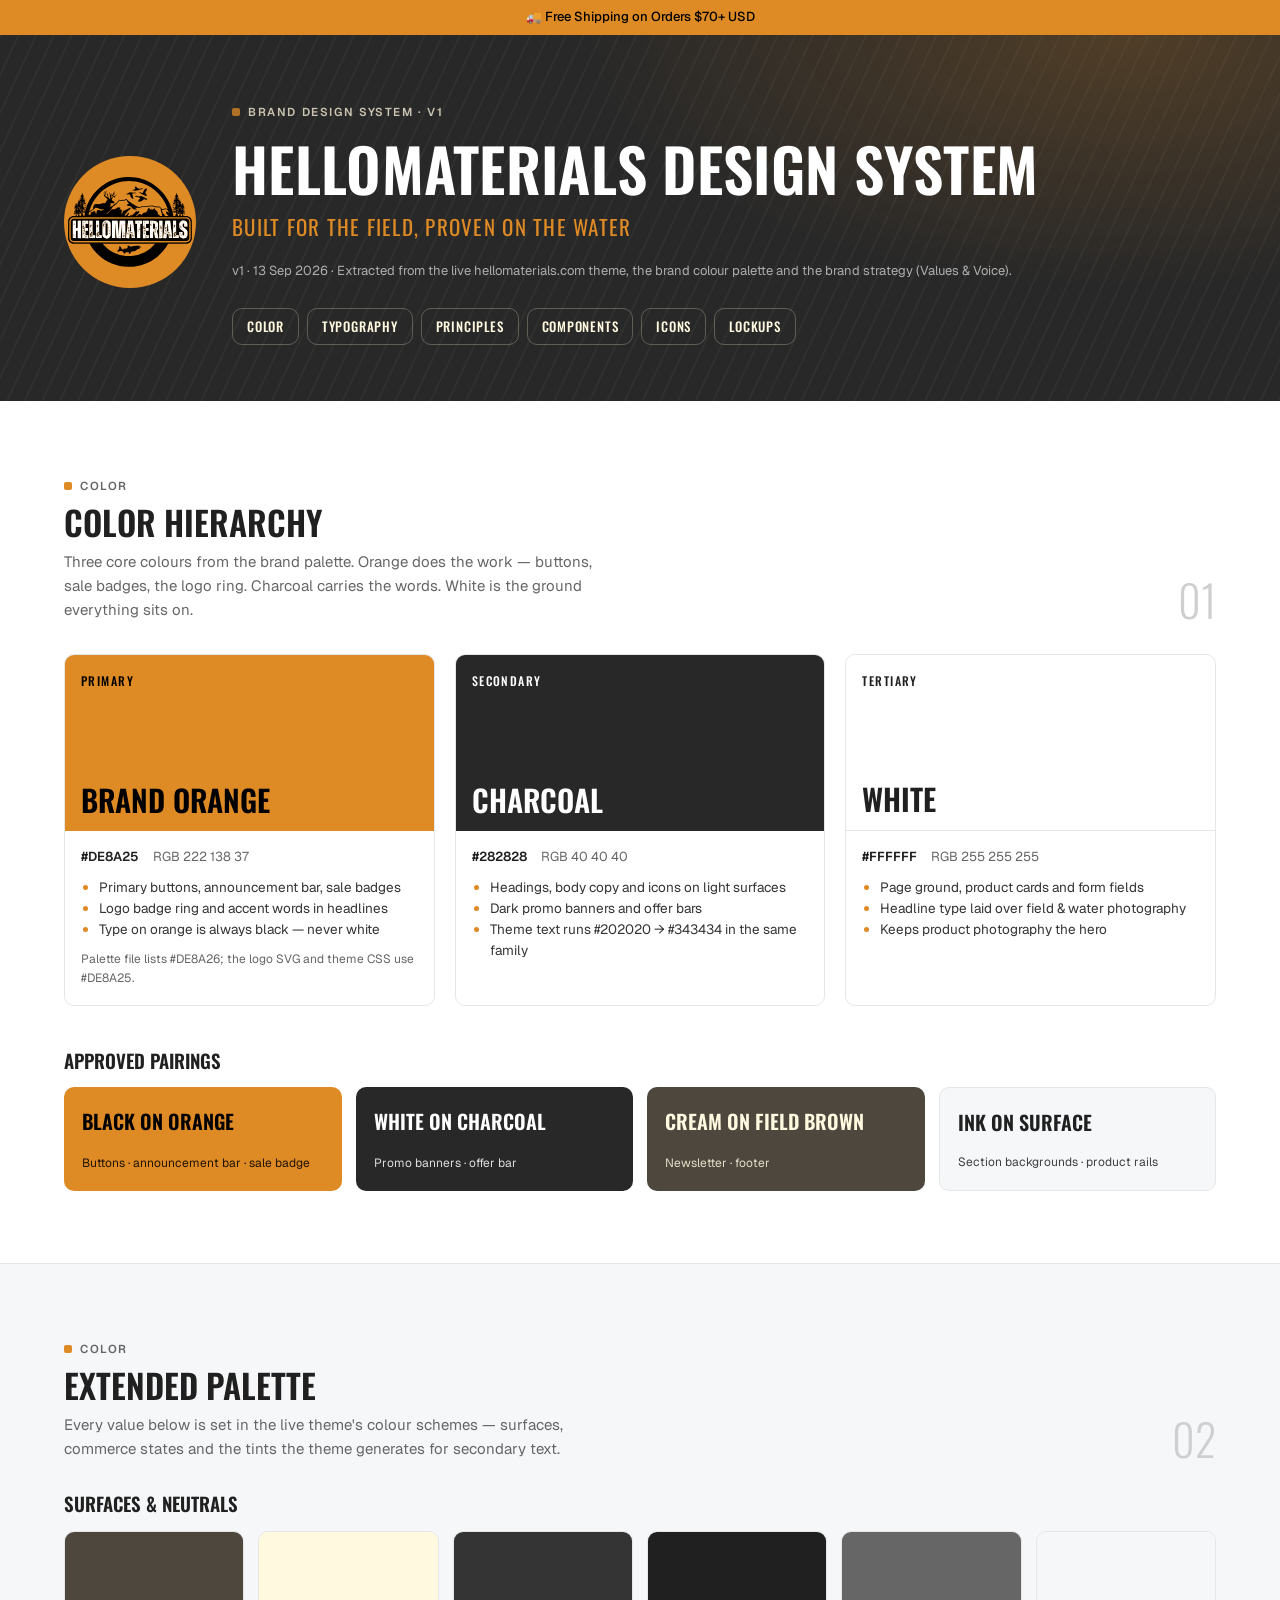
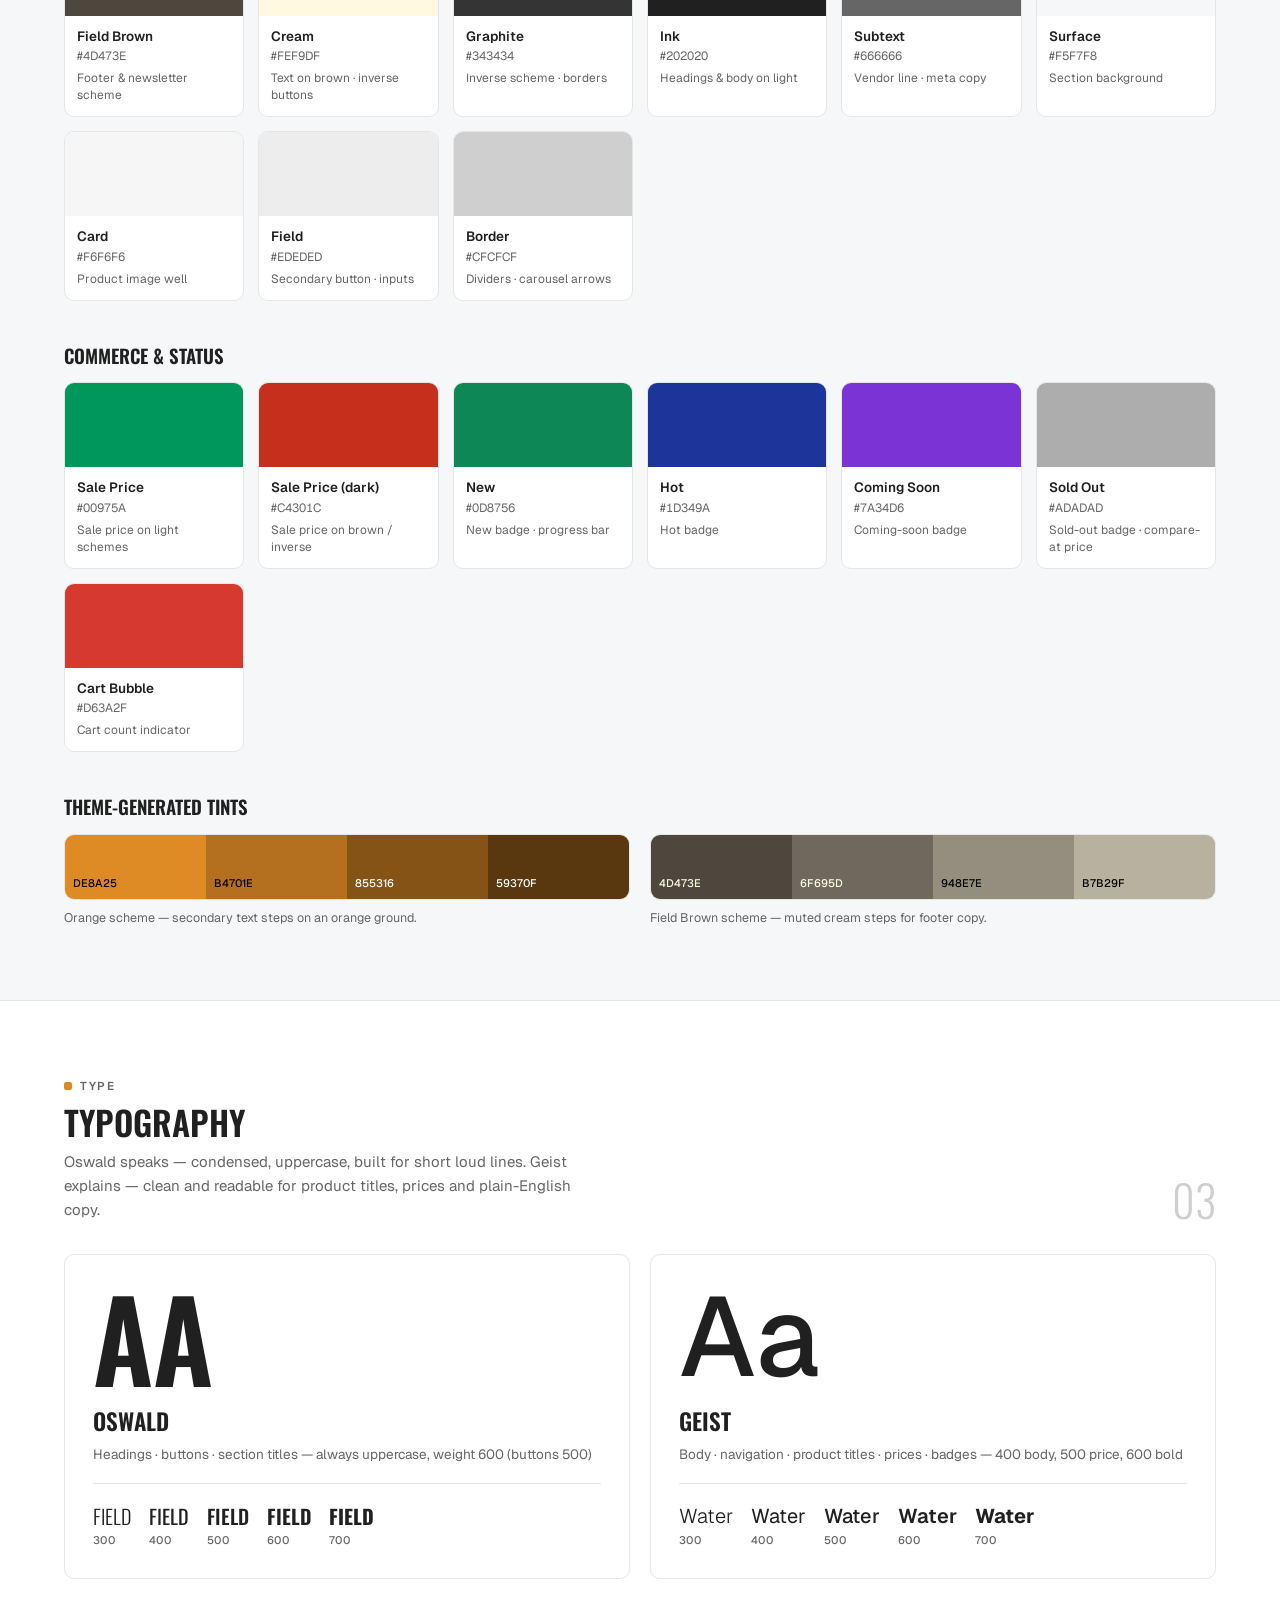
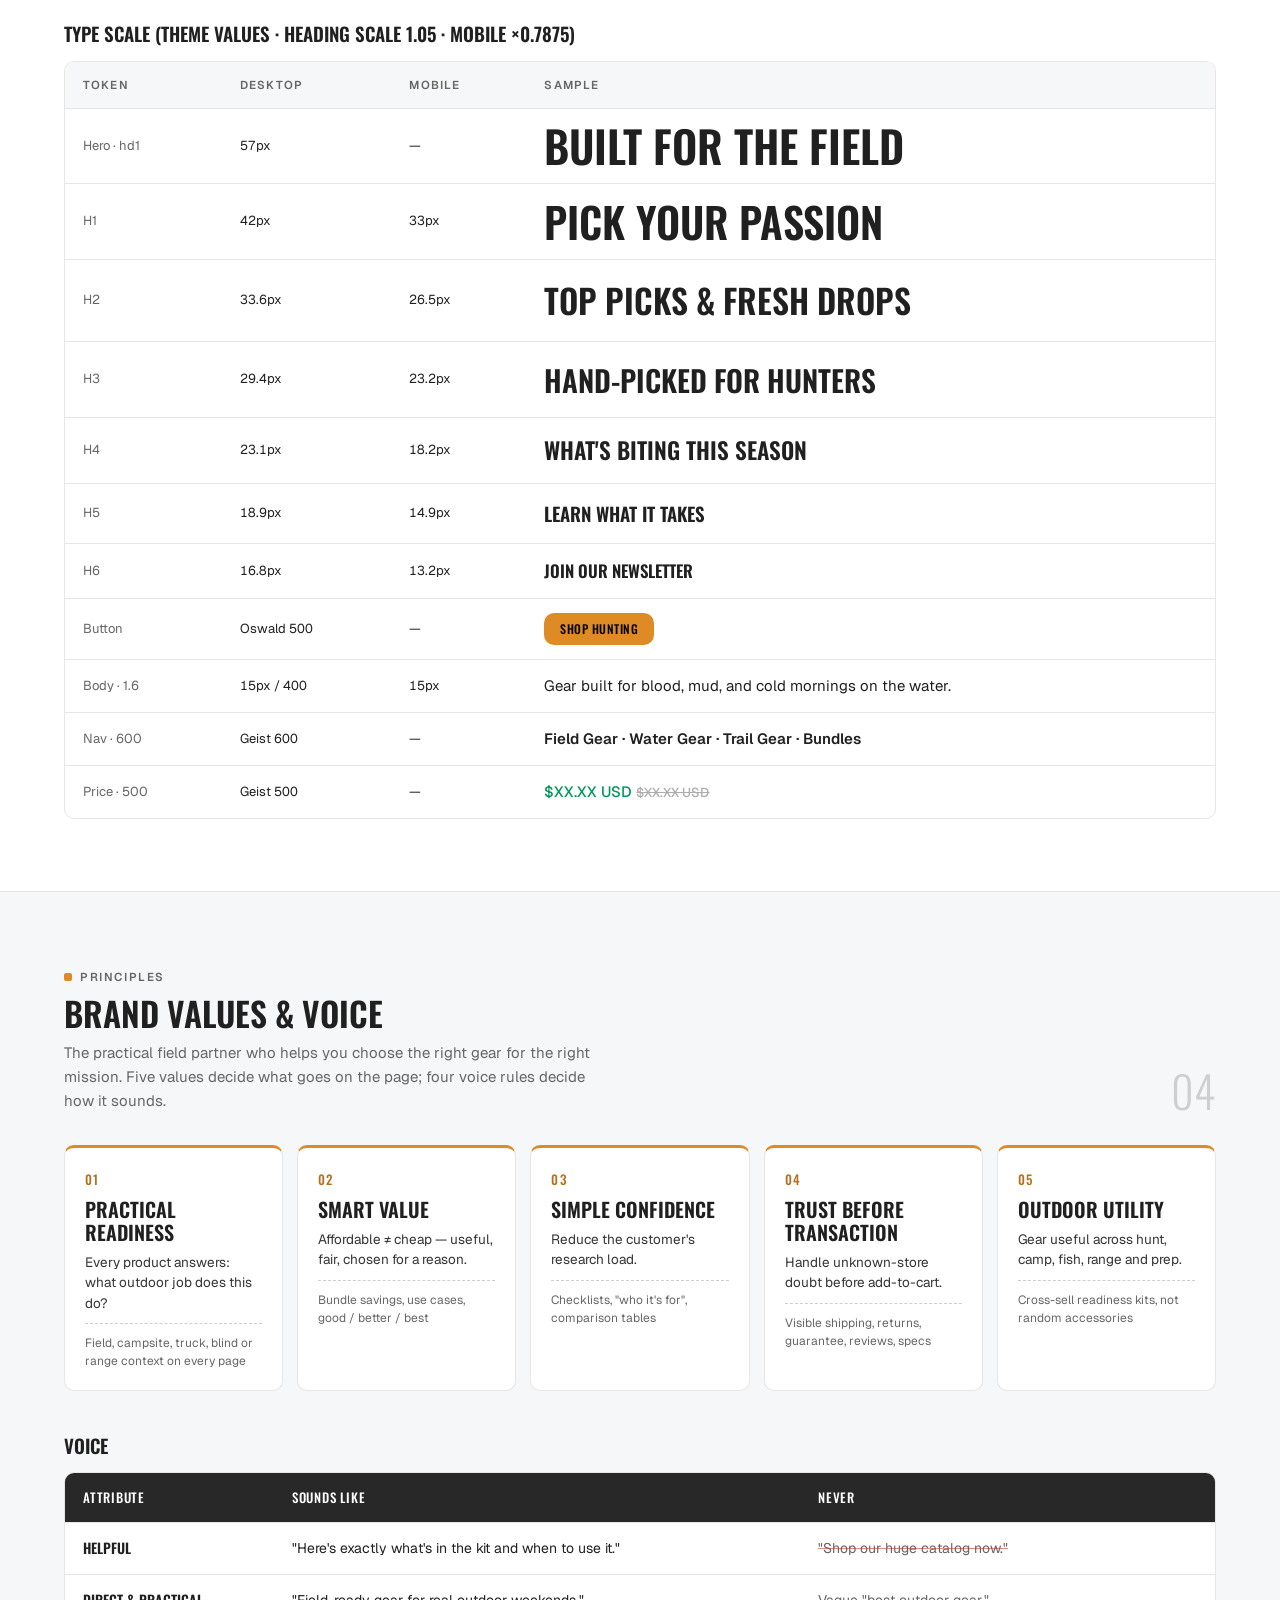
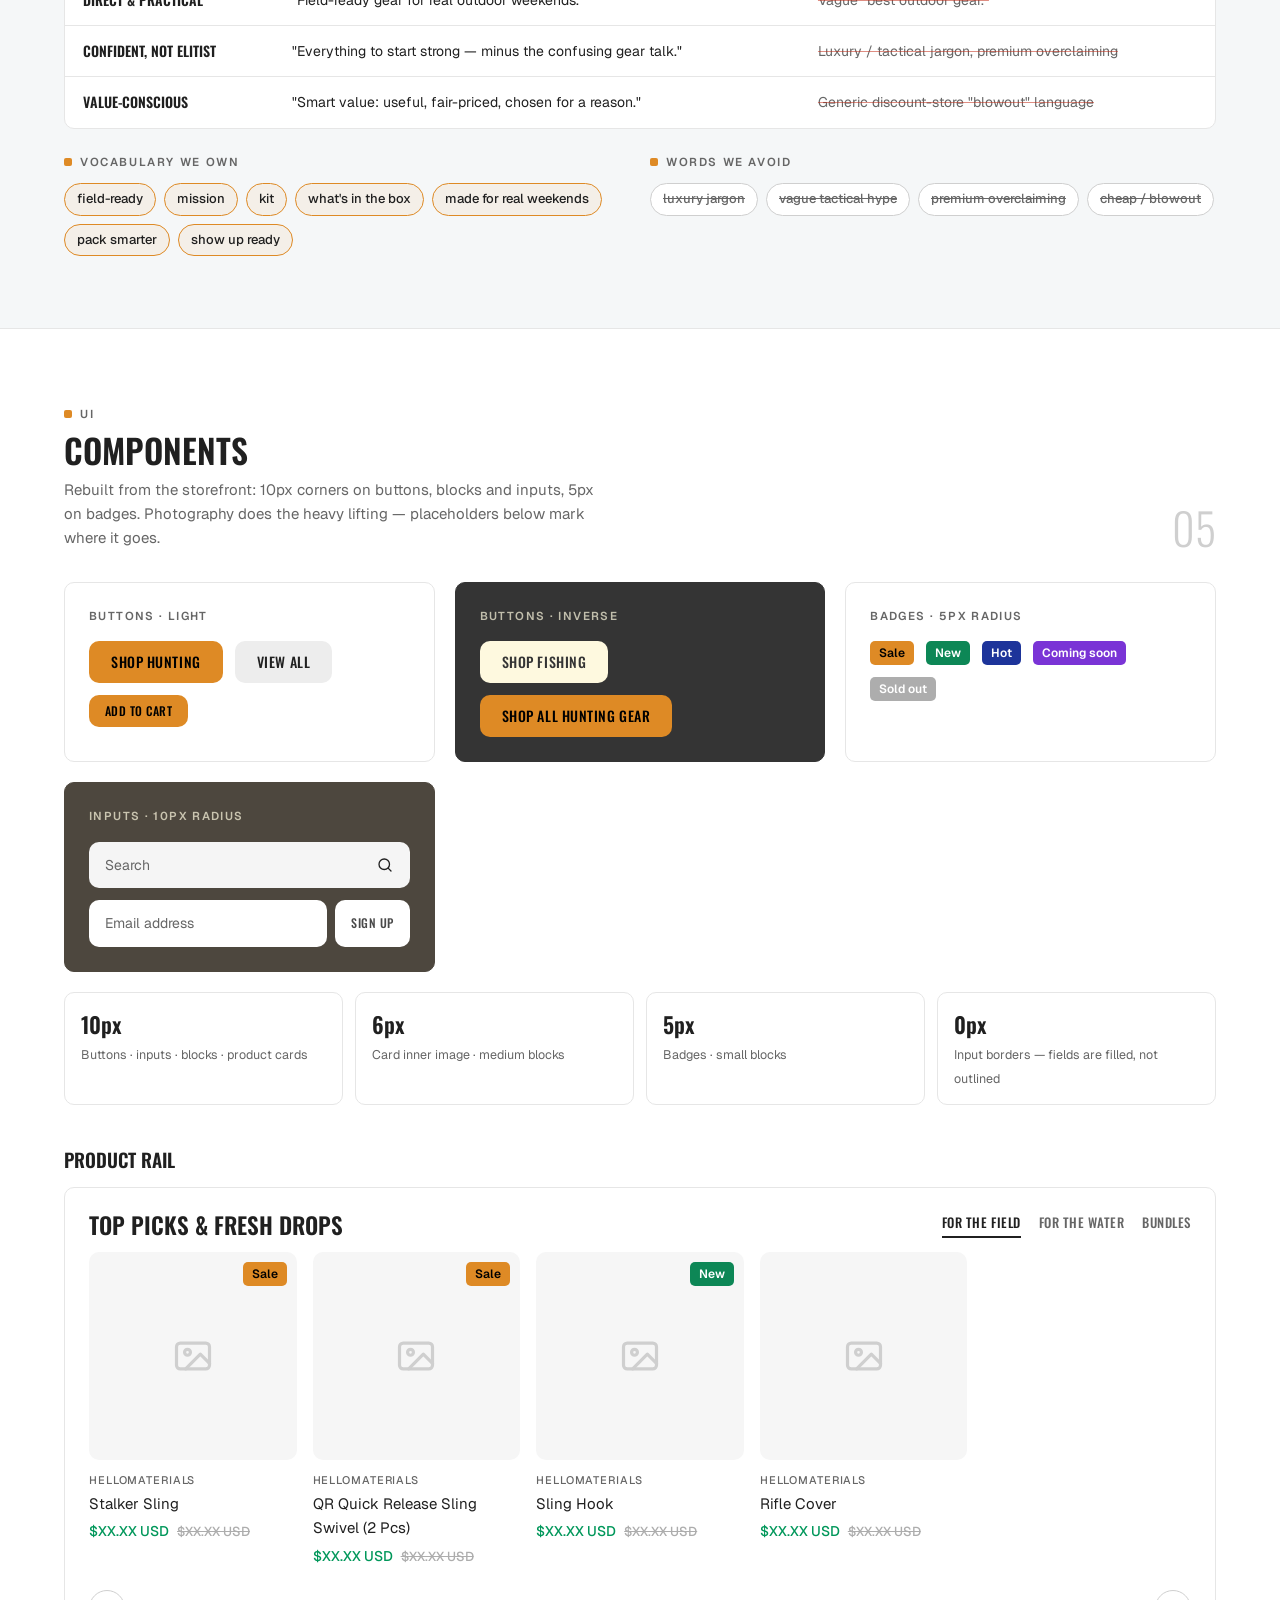
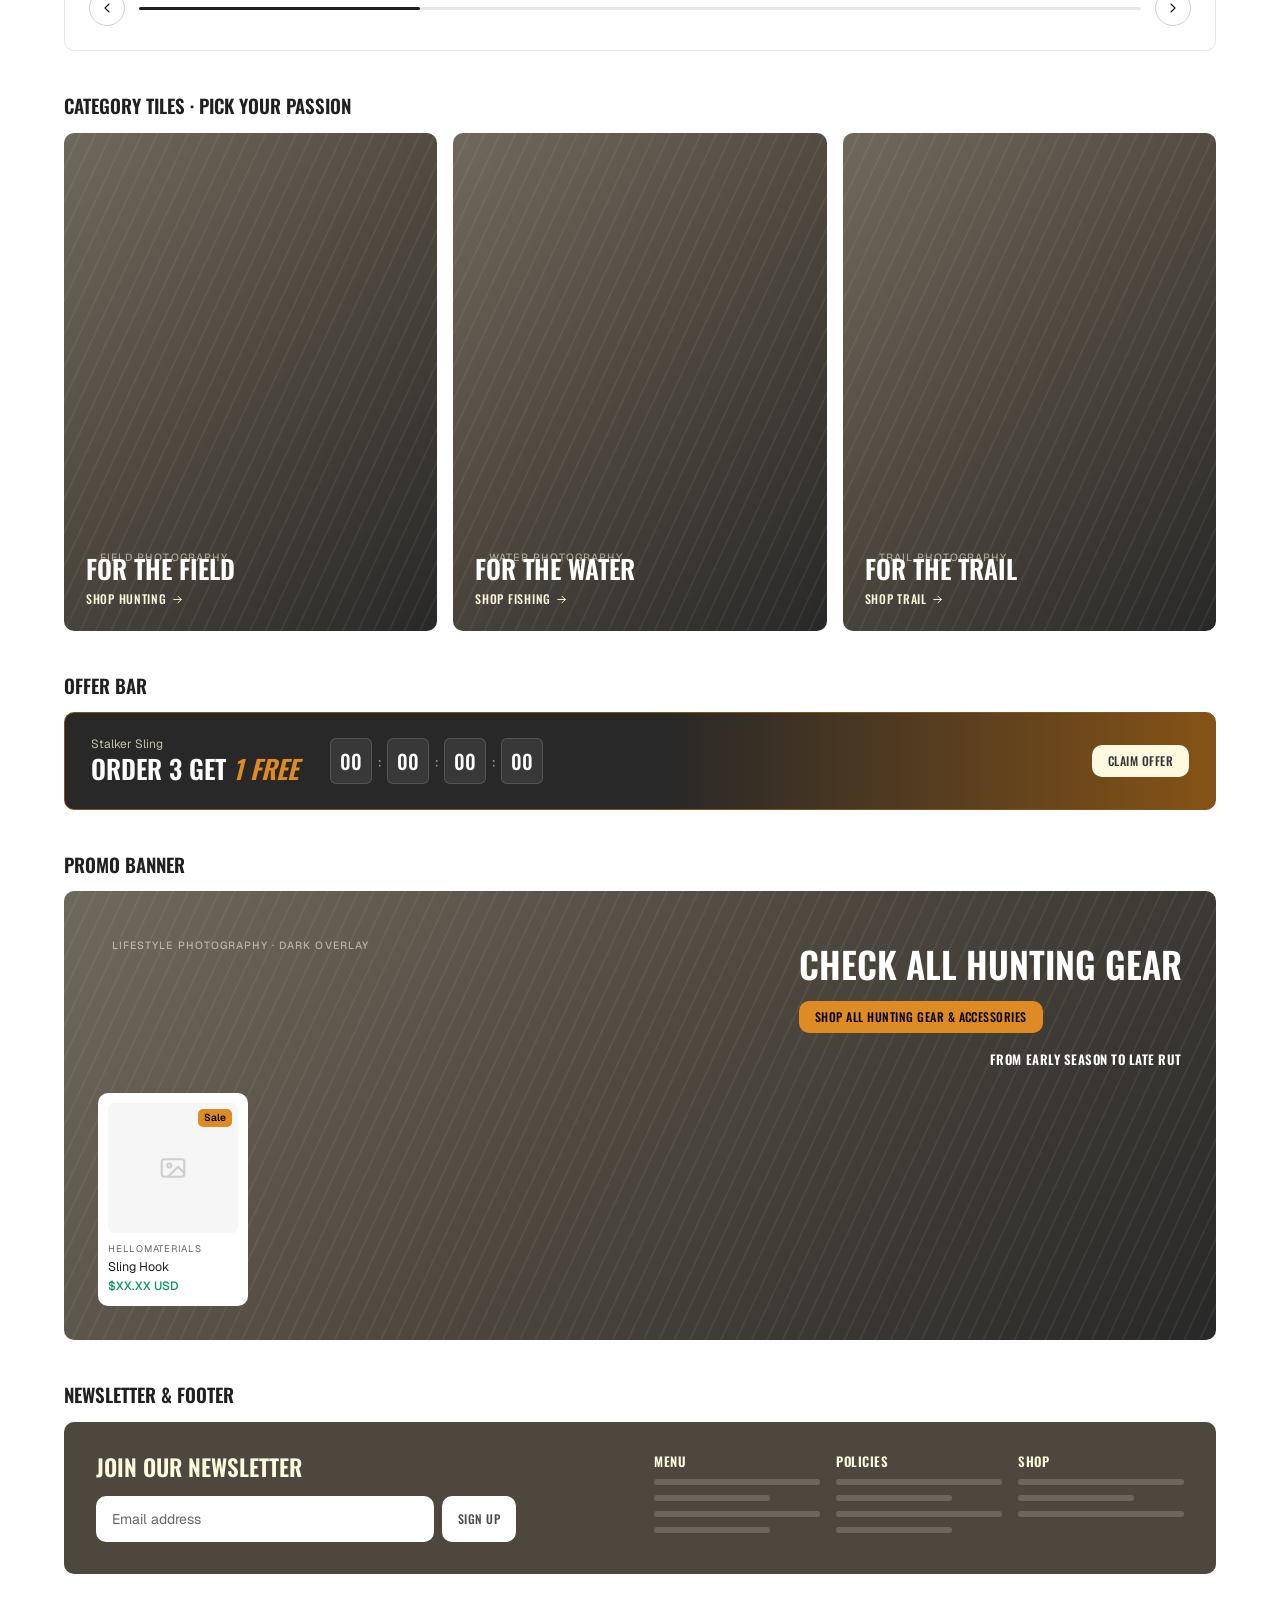
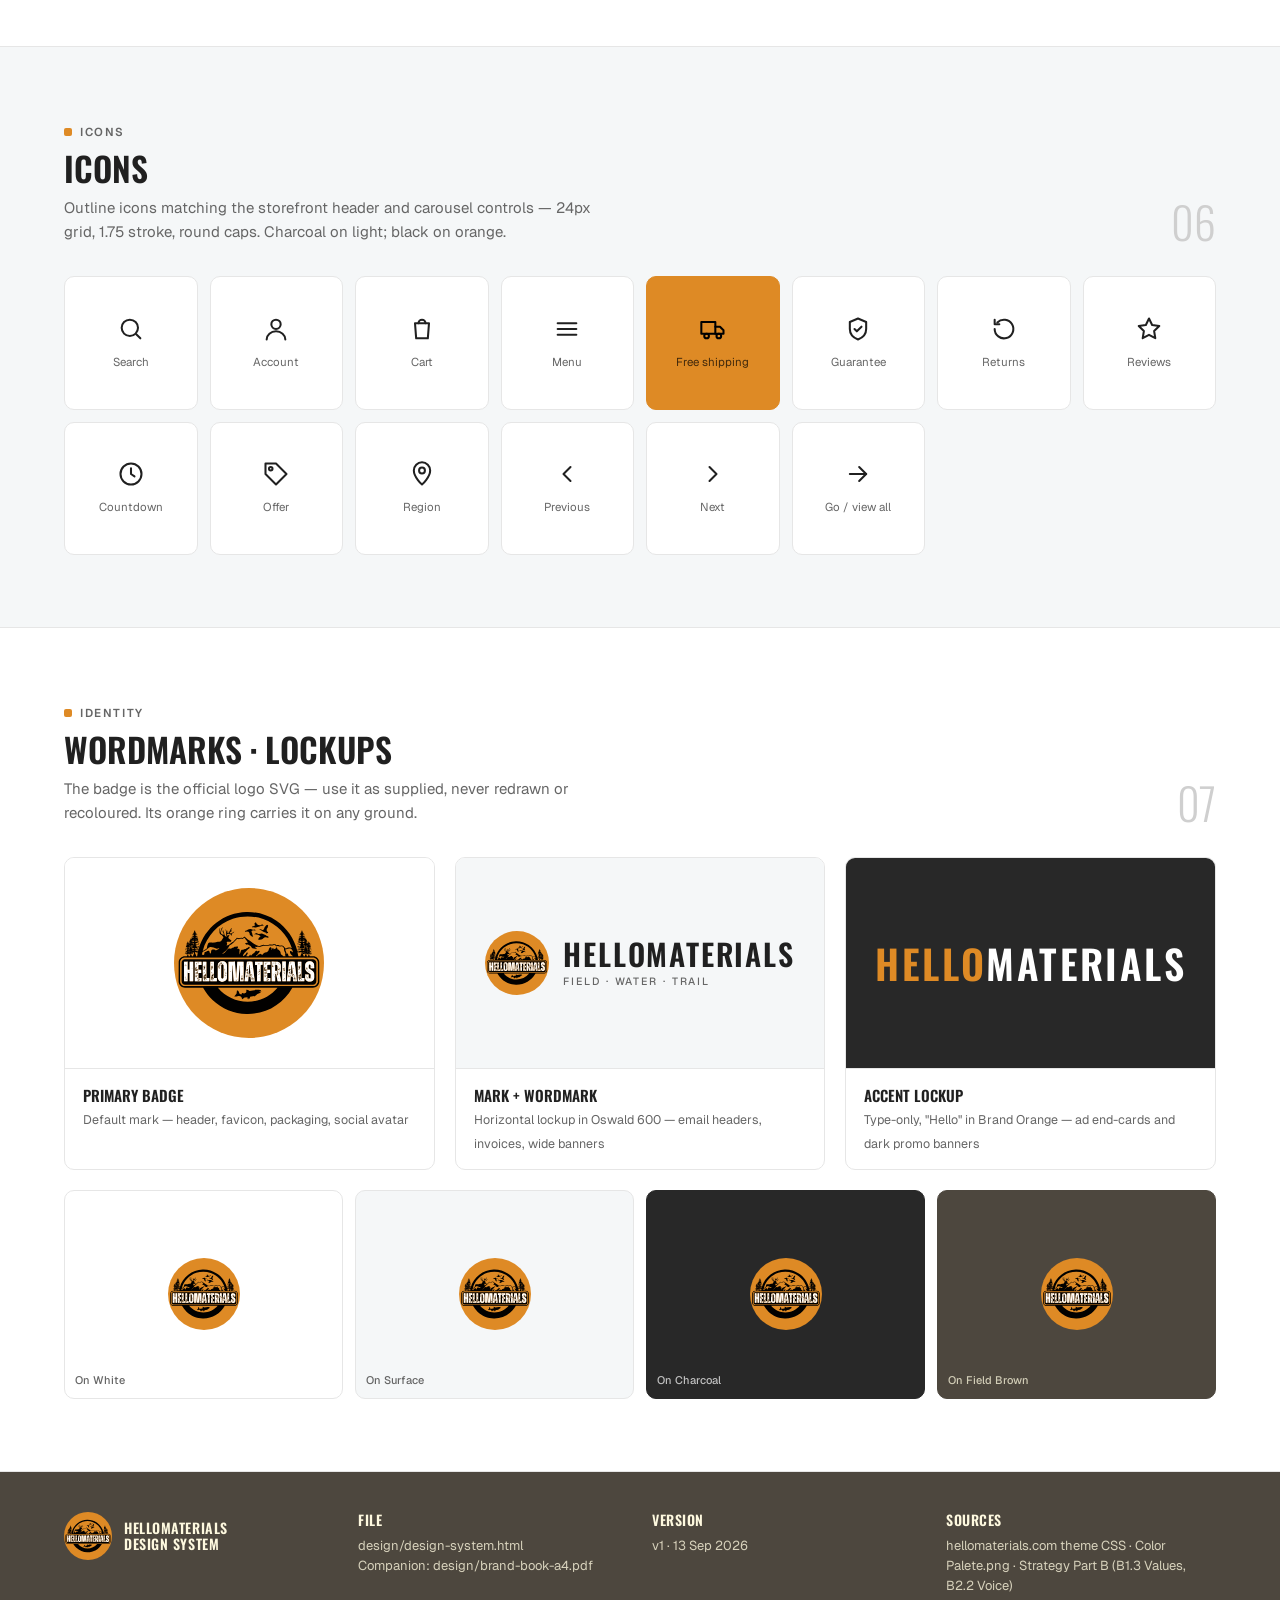
<file: design/01-brand/design-system.html>
<!doctype html>
<!--
  Hellomaterials — Design System reference page (v1 · 13 Sep 2026)
  Sources: hellomaterials.com theme CSS (colour schemes, fonts, radii), Color Palete.png,
  homepage screenshot, Hellomaterials_Strategy_PartABC.md (B1.3 values, B2.2 voice).
  Logo: official SVG from hellomaterials.com/cdn/shop/files/Hellomaterials_3000x3000P.svg (not redrawn).
-->
<html lang="en">
<head>
<meta charset="utf-8" />
<meta name="viewport" content="width=device-width, initial-scale=1" />
<title>Hellomaterials — Design System</title>
<link rel="preconnect" href="https://fonts.googleapis.com">
<link rel="preconnect" href="https://fonts.gstatic.com" crossorigin>
<link href="https://fonts.googleapis.com/css2?family=Geist:wght@300;400;500;600;700&family=Oswald:wght@300;400;500;600;700&display=swap" rel="stylesheet">
<style>
  :root {
    /* Core palette (Color Palete.png + theme CSS) */
    --orange:     #DE8A25;
    --charcoal:   #282828;
    --white:      #FFFFFF;
    /* Theme surfaces & neutrals */
    --brown:      #4D473E;
    --cream:      #FEF9DF;
    --graphite:   #343434;
    --ink:        #202020;
    --btn-ink:    #494949;
    --subtext:    #666666;
    --surface:    #F5F7F8;
    --card:       #F6F6F6;
    --field:      #EDEDED;
    --border:     #CFCFCF;
    --border-soft:#E6E6E6;
    --logo-black: #020100;
    /* Commerce & status */
    --sale-green: #00975A;
    --sale-red:   #C4301C;
    --new:        #0D8756;
    --hot:        #1D349A;
    --soon:       #7A34D6;
    --soldout:    #ADADAD;
    --bubble:     #D63A2F;
    /* Theme-generated tints */
    --orange-19:  #B4701E;
    --orange-40:  #855316;
    --orange-60:  #59370F;
    --brown-19:   #6F695D;
    --brown-40:   #948E7E;
    --brown-60:   #B7B29F;
    /* Shape */
    --r-block: 10px;
    --r-medium: 6px;
    --r-badge: 5px;
    /* Type */
    --f-head: 'Oswald', 'Arial Narrow', sans-serif;
    --f-body: 'Geist', 'Helvetica Neue', Arial, sans-serif;
  }

  * { box-sizing: border-box; }
  html { -webkit-text-size-adjust: 100%; scroll-behavior: smooth; }
  body { margin: 0; background: var(--white); color: var(--ink); font-family: var(--f-body); font-size: 15px; line-height: 1.6; -webkit-font-smoothing: antialiased; }
  .wrap { max-width: 1200px; margin: 0 auto; padding-inline: 24px; }
  h1, h2, h3, h4 { font-family: var(--f-head); font-weight: 600; text-transform: uppercase; line-height: 1.15; margin: 0; }
  p { margin: 0; }
  code, .hex { font-family: var(--f-body); font-variant-numeric: tabular-nums; font-feature-settings: "tnum"; }
  svg.logo { display: block; }

  .eyebrow { display: inline-flex; align-items: center; gap: 8px; font-size: 11.5px; font-weight: 600; letter-spacing: .14em; text-transform: uppercase; color: var(--subtext); }
  .eyebrow::before { content: ""; width: 8px; height: 8px; background: var(--orange); border-radius: 2px; }

  /* ── Announcement + masthead ─────────────────────────── */
  .announce { background: var(--orange); color: #000; font-size: 13px; font-weight: 500; text-align: center; padding: 7px 16px; }
  .mast { background: var(--charcoal); color: var(--white); position: relative; overflow: hidden; }
  .mast::before { content: ""; position: absolute; inset: 0; background: radial-gradient(900px 420px at 88% 0%, rgba(222,138,37,.22), transparent 60%), repeating-linear-gradient(115deg, rgba(254,249,223,.035) 0 2px, transparent 2px 16px); }
  .mast .wrap { position: relative; padding-block: 64px 56px; display: grid; grid-template-columns: auto 1fr; gap: 36px; align-items: center; }
  .mast svg.logo { width: 132px; height: 132px; }
  .mast .kicker { color: var(--cream); opacity: .75; }
  .mast .kicker::before { background: var(--orange); }
  .mast h1 { font-size: clamp(34px, 5.4vw, 60px); letter-spacing: .005em; margin-top: 10px; }
  .mast .tag { font-family: var(--f-head); font-weight: 400; text-transform: uppercase; color: var(--orange); font-size: clamp(16px, 2vw, 21px); letter-spacing: .06em; margin-top: 8px; }
  .mast .meta { margin-top: 18px; color: rgba(255,255,255,.62); font-size: 13px; }
  .jump { display: flex; flex-wrap: wrap; gap: 8px; margin-top: 26px; }
  .jump a { color: var(--cream); text-decoration: none; font-family: var(--f-head); font-weight: 500; text-transform: uppercase; font-size: 13px; letter-spacing: .06em; padding: 7px 14px; border: 1px solid rgba(254,249,223,.25); border-radius: var(--r-block); }
  .jump a:hover { background: var(--orange); border-color: var(--orange); color: #000; }

  /* ── Sections ─────────────────────────────────────────── */
  .sec { padding-block: 72px; border-bottom: 1px solid var(--border-soft); }
  .sec.alt { background: var(--surface); }
  .sec-head { display: flex; align-items: flex-end; justify-content: space-between; gap: 24px; margin-bottom: 32px; flex-wrap: wrap; }
  .sec-head h2 { font-size: 33.6px; color: var(--ink); margin-top: 6px; }
  .sec-head p { color: var(--subtext); max-width: 540px; margin-top: 8px; }
  .sec-num { font-family: var(--f-head); font-weight: 300; font-size: 44px; color: var(--border); line-height: 1; }
  .sub-h { font-family: var(--f-head); font-weight: 600; text-transform: uppercase; font-size: 18.9px; margin: 44px 0 16px; }

  /* ── Colour ───────────────────────────────────────────── */
  .hier { display: grid; grid-template-columns: repeat(auto-fit, minmax(260px, 1fr)); gap: 20px; }
  .sw-lg { border: 1px solid var(--border-soft); border-radius: var(--r-block); overflow: hidden; background: var(--white); }
  .sw-lg .fill { height: 176px; padding: 16px; display: flex; flex-direction: column; justify-content: space-between; }
  .sw-lg .fill .tier { font-family: var(--f-head); font-weight: 500; text-transform: uppercase; letter-spacing: .12em; font-size: 12px; }
  .sw-lg .fill .big { font-family: var(--f-head); font-weight: 600; text-transform: uppercase; font-size: 30px; line-height: 1; }
  .sw-lg .meta { padding: 16px; }
  .sw-lg .codes { display: flex; gap: 14px; font-size: 13px; color: var(--subtext); }
  .sw-lg .codes b { color: var(--ink); font-weight: 600; }
  .sw-lg ul { margin: 10px 0 0; padding-left: 18px; font-size: 13.5px; color: var(--graphite); line-height: 1.55; }
  .sw-lg li::marker { color: var(--orange); }
  .sw-lg .note { margin-top: 10px; font-size: 12px; color: var(--subtext); }

  .pal { display: grid; grid-template-columns: repeat(auto-fill, minmax(170px, 1fr)); gap: 14px; }
  .sw { border: 1px solid var(--border-soft); border-radius: var(--r-block); overflow: hidden; background: var(--white); }
  .sw .fill { height: 84px; }
  .sw .meta { padding: 10px 12px 12px; }
  .sw .name { font-weight: 600; font-size: 13.5px; display: block; }
  .sw .hex { font-size: 12px; color: var(--subtext); display: block; }
  .sw .role { font-size: 12px; color: var(--subtext); display: block; margin-top: 4px; line-height: 1.4; }

  .ramp { display: grid; grid-template-columns: repeat(auto-fit, minmax(300px, 1fr)); gap: 20px; }
  .ramp-row { display: flex; border-radius: var(--r-block); overflow: hidden; border: 1px solid var(--border-soft); }
  .ramp-row div { flex: 1; height: 64px; display: flex; align-items: flex-end; padding: 6px 8px; font-size: 11px; font-weight: 500; }
  .ramp-cap { font-size: 12.5px; color: var(--subtext); margin-top: 8px; }

  .pairs { display: grid; grid-template-columns: repeat(auto-fit, minmax(220px, 1fr)); gap: 14px; }
  .pair { border-radius: var(--r-block); padding: 18px; min-height: 104px; display: flex; flex-direction: column; justify-content: space-between; }
  .pair .t { font-family: var(--f-head); font-weight: 600; text-transform: uppercase; font-size: 20px; }
  .pair .s { font-size: 12px; opacity: .85; }

  /* ── Typography ───────────────────────────────────────── */
  .fonts { display: grid; grid-template-columns: repeat(auto-fit, minmax(320px, 1fr)); gap: 20px; }
  .font-card { border: 1px solid var(--border-soft); border-radius: var(--r-block); padding: 28px; background: var(--white); }
  .font-card .aa { font-size: 112px; line-height: .95; color: var(--ink); }
  .font-card .fname { font-family: var(--f-head); font-weight: 600; text-transform: uppercase; font-size: 23px; margin-top: 14px; }
  .font-card .roles { color: var(--subtext); font-size: 13.5px; margin-top: 4px; }
  .ladder { display: flex; flex-wrap: wrap; gap: 6px 18px; margin-top: 18px; padding-top: 16px; border-top: 1px solid var(--border-soft); font-size: 20px; }
  .ladder span small { display: block; font-family: var(--f-body); font-size: 11px; font-weight: 500; color: var(--subtext); letter-spacing: .04em; }
  .oswald { font-family: var(--f-head); text-transform: uppercase; }
  .geist { font-family: var(--f-body); }

  .scale { width: 100%; border-collapse: collapse; }
  .scale-wrap { overflow-x: auto; border: 1px solid var(--border-soft); border-radius: var(--r-block); background: var(--white); }
  .scale th, .scale td { text-align: left; padding: 14px 18px; border-bottom: 1px solid var(--border-soft); vertical-align: middle; }
  .scale tr:last-child td { border-bottom: 0; }
  .scale th { font-size: 11.5px; font-weight: 600; letter-spacing: .1em; text-transform: uppercase; color: var(--subtext); background: var(--surface); }
  .scale td.tok { font-size: 13px; color: var(--subtext); white-space: nowrap; }
  .scale td.num { font-size: 13px; white-space: nowrap; font-variant-numeric: tabular-nums; }
  .scale td.sample { white-space: nowrap; }

  /* ── Principles & voice ───────────────────────────────── */
  .values { display: grid; grid-template-columns: repeat(auto-fit, minmax(210px, 1fr)); gap: 14px; }
  .value { background: var(--white); border: 1px solid var(--border-soft); border-radius: var(--r-block); padding: 20px; border-top: 3px solid var(--orange); }
  .value .n { font-family: var(--f-head); font-weight: 500; color: var(--orange-19); font-size: 13px; letter-spacing: .1em; }
  .value h3 { font-size: 20px; margin-top: 6px; }
  .value p { color: var(--graphite); font-size: 13.5px; margin-top: 8px; line-height: 1.5; }
  .value .shows { font-size: 12px; color: var(--subtext); margin-top: 10px; padding-top: 10px; border-top: 1px dashed var(--border); }

  .voice-wrap { overflow-x: auto; border-radius: var(--r-block); border: 1px solid var(--border-soft); background: var(--white); }
  .voice { width: 100%; border-collapse: collapse; min-width: 640px; }
  .voice th, .voice td { padding: 14px 18px; text-align: left; border-bottom: 1px solid var(--border-soft); font-size: 14px; vertical-align: top; }
  .voice tr:last-child td { border-bottom: 0; }
  .voice th { background: var(--charcoal); color: var(--white); font-family: var(--f-head); font-weight: 500; text-transform: uppercase; letter-spacing: .06em; font-size: 13px; }
  .voice td:first-child { font-family: var(--f-head); font-weight: 600; text-transform: uppercase; white-space: nowrap; }
  .voice .yes { color: var(--ink); }
  .voice .no { color: var(--subtext); text-decoration: line-through; text-decoration-color: rgba(196,48,28,.55); }

  .vocab { display: grid; grid-template-columns: repeat(auto-fit, minmax(300px, 1fr)); gap: 20px; margin-top: 20px; }
  .chips { display: flex; flex-wrap: wrap; gap: 8px; margin-top: 10px; }
  .chip { font-size: 13px; font-weight: 500; padding: 5px 12px; border-radius: 999px; border: 1px solid var(--orange); color: var(--ink); background: rgba(222,138,37,.08); }
  .chip.avoid { border-color: var(--border); color: var(--subtext); background: var(--white); text-decoration: line-through; }

  /* ── Components ───────────────────────────────────────── */
  .comp-grid { display: grid; grid-template-columns: repeat(auto-fit, minmax(340px, 1fr)); gap: 20px; }
  .panel { border: 1px solid var(--border-soft); border-radius: var(--r-block); padding: 24px; background: var(--white); }
  .panel.dark { background: var(--graphite); border-color: var(--graphite); color: var(--white); }
  .panel.brown { background: var(--brown); border-color: var(--brown); color: var(--cream); }
  .panel-label { font-size: 11.5px; font-weight: 600; letter-spacing: .12em; text-transform: uppercase; color: var(--subtext); margin-bottom: 16px; display: block; }
  .panel.dark .panel-label, .panel.brown .panel-label { color: rgba(254,249,223,.7); }
  .row { display: flex; flex-wrap: wrap; gap: 12px; align-items: center; }

  .btn { display: inline-flex; align-items: center; justify-content: center; gap: 8px; font-family: var(--f-head); font-weight: 500; text-transform: uppercase; letter-spacing: .04em; font-size: 14px; line-height: 1; padding: 14px 22px; border-radius: var(--r-block); border: 0; cursor: pointer; text-decoration: none; }
  .btn-sm { font-size: 12px; padding: 10px 16px; }
  .btn-primary { background: var(--orange); color: #000; }
  .btn-secondary { background: var(--field); color: var(--ink); }
  .btn-inverse { background: var(--cream); color: var(--graphite); }
  .btn-white { background: var(--white); color: var(--btn-ink); }
  .btn svg { width: 16px; height: 16px; }

  .badge { display: inline-block; font-family: var(--f-body); font-weight: 600; font-size: 12px; line-height: 1; padding: 6px 9px; border-radius: var(--r-badge); }
  .b-sale { background: var(--orange); color: #000; }
  .b-new { background: var(--new); color: #fff; }
  .b-hot { background: var(--hot); color: #fff; }
  .b-soon { background: var(--soon); color: #fff; }
  .b-sold { background: var(--soldout); color: #fff; }

  .search { display: flex; align-items: center; gap: 10px; background: #F5F5F5; border-radius: var(--r-block); padding: 12px 16px; color: var(--subtext); font-size: 14px; width: 100%; max-width: 420px; }
  .search svg { width: 18px; height: 18px; margin-left: auto; color: var(--ink); }
  .field-row { display: flex; gap: 8px; width: 100%; max-width: 420px; }
  .input { flex: 1; background: var(--white); border-radius: var(--r-block); padding: 12px 16px; color: var(--subtext); font-size: 14px; min-width: 0; }

  .shead { display: flex; align-items: flex-end; justify-content: space-between; gap: 16px; flex-wrap: wrap; padding-bottom: 14px; }
  .shead h3 { font-size: 23px; }
  .tabs { display: flex; gap: 18px; flex-wrap: wrap; }
  .tabs span { font-family: var(--f-head); font-weight: 500; text-transform: uppercase; font-size: 13px; letter-spacing: .04em; color: var(--subtext); padding-bottom: 4px; border-bottom: 2px solid transparent; }
  .tabs span.on { color: var(--ink); border-color: var(--ink); }
  .link-all { font-family: var(--f-head); font-weight: 500; text-transform: uppercase; font-size: 13px; letter-spacing: .04em; color: var(--ink); display: inline-flex; align-items: center; gap: 4px; }
  .link-all svg { width: 14px; height: 14px; }

  .cards { display: grid; grid-template-columns: repeat(auto-fill, minmax(200px, 1fr)); gap: 16px; }
  .pcard { display: flex; flex-direction: column; }
  .pcard .img { position: relative; aspect-ratio: 1 / 1; background: var(--card); border-radius: var(--r-block); display: grid; place-items: center; color: var(--border); }
  .pcard .img svg { width: 44px; height: 44px; }
  .pcard .img .badge { position: absolute; top: 10px; right: 10px; }
  .pcard .vendor { font-size: 11px; font-weight: 500; letter-spacing: .08em; text-transform: uppercase; color: var(--subtext); margin-top: 12px; }
  .pcard .title { font-size: 15px; line-height: 1.66; color: var(--ink); margin-top: 2px; }
  .pcard .price { display: flex; gap: 8px; align-items: baseline; margin-top: 4px; font-weight: 500; font-size: 14px; }
  .pcard .price .now { color: var(--sale-green); }
  .pcard .price .was { color: var(--soldout); text-decoration: line-through; font-size: 13px; }
  .carousel-ctl { display: flex; align-items: center; gap: 14px; margin-top: 22px; }
  .circle { width: 36px; height: 36px; border-radius: 50%; border: 1px solid var(--border); display: grid; place-items: center; color: var(--ink); background: var(--white); flex: none; }
  .circle svg { width: 16px; height: 16px; }
  .track { flex: 1; height: 3px; background: var(--border-soft); border-radius: 3px; position: relative; }
  .track::after { content: ""; position: absolute; left: 0; top: 0; bottom: 0; width: 28%; background: var(--ink); border-radius: 3px; }

  .ph { position: relative; background: linear-gradient(135deg, var(--brown-19) 0%, var(--brown) 50%, var(--charcoal) 100%); overflow: hidden; }
  .ph::after { content: ""; position: absolute; inset: 0; background: repeating-linear-gradient(115deg, rgba(254,249,223,.05) 0 2px, transparent 2px 14px); pointer-events: none; }
  .ph-note { position: absolute; top: 12px; left: 14px; z-index: 1; font-size: 10.5px; font-weight: 500; letter-spacing: .1em; text-transform: uppercase; color: rgba(254,249,223,.55); }

  .tiles { display: grid; grid-template-columns: repeat(auto-fit, minmax(220px, 1fr)); gap: 16px; }
  .tile { border-radius: var(--r-block); aspect-ratio: 3 / 4; display: flex; flex-direction: column; justify-content: flex-end; padding: 22px; color: var(--white); }
  .tile > * { position: relative; z-index: 1; }
  .tile h3 { font-size: 26px; }
  .tile .shop { font-family: var(--f-head); font-weight: 500; text-transform: uppercase; font-size: 12px; letter-spacing: .06em; margin-top: 6px; display: inline-flex; gap: 4px; align-items: center; color: var(--cream); }
  .tile .shop svg { width: 13px; height: 13px; }

  .offer { border-radius: var(--r-block); background: linear-gradient(90deg, var(--charcoal) 0%, var(--charcoal) 52%, var(--orange-40) 100%); color: var(--white); padding: 22px 26px; display: flex; flex-wrap: wrap; align-items: center; gap: 20px 32px; border: 1px solid var(--orange-40); }
  .offer .lead small { display: block; font-size: 12px; color: rgba(254,249,223,.72); }
  .offer .lead strong { font-family: var(--f-head); font-weight: 600; text-transform: uppercase; font-size: 26px; line-height: 1.1; }
  .offer .lead strong em { color: var(--orange); font-style: italic; }
  .count { display: flex; gap: 6px; align-items: center; font-family: var(--f-head); }
  .count b { background: rgba(255,255,255,.08); border: 1px solid rgba(255,255,255,.14); border-radius: var(--r-medium); padding: 6px 8px; min-width: 42px; text-align: center; font-weight: 500; font-size: 20px; font-variant-numeric: tabular-nums; }
  .count i { opacity: .5; font-style: normal; }
  .offer .btn { margin-left: auto; }

  .promo { border-radius: var(--r-block); min-height: 300px; display: grid; grid-template-columns: 1fr auto; gap: 24px; padding: 34px; color: var(--white); }
  .promo > * { position: relative; z-index: 1; }
  .promo h3 { font-size: clamp(26px, 3.4vw, 36px); max-width: 520px; }
  .promo .foot { font-family: var(--f-head); font-weight: 600; text-transform: uppercase; font-size: 13px; letter-spacing: .04em; align-self: end; }
  .mini { width: 150px; background: var(--white); color: var(--ink); border-radius: var(--r-block); padding: 10px; align-self: center; }
  .mini .img { aspect-ratio: 1; background: var(--card); border-radius: var(--r-medium); display: grid; place-items: center; color: var(--border); position: relative; }
  .mini .img svg { width: 30px; height: 30px; }
  .mini .img .badge { position: absolute; top: 6px; right: 6px; font-size: 10px; padding: 4px 6px; }
  .mini .vendor { font-size: 9.5px; letter-spacing: .08em; text-transform: uppercase; color: var(--subtext); margin-top: 8px; }
  .mini .title { font-size: 12.5px; }
  .mini .now { color: var(--sale-green); font-size: 12px; font-weight: 500; }

  .newsletter { background: var(--brown); color: var(--cream); border-radius: var(--r-block); padding: 32px; display: grid; grid-template-columns: repeat(auto-fit, minmax(260px, 1fr)); gap: 28px; }
  .newsletter h3 { font-size: 23px; color: var(--cream); }
  .fcols { display: grid; grid-template-columns: repeat(3, 1fr); gap: 16px; }
  .fcols h4 { font-size: 13px; font-weight: 600; letter-spacing: .04em; color: var(--cream); }
  .fcols span { display: block; height: 6px; border-radius: 3px; background: rgba(254,249,223,.18); margin-top: 10px; }
  .fcols span:nth-child(odd) { width: 70%; }

  .specs { display: grid; grid-template-columns: repeat(auto-fit, minmax(200px, 1fr)); gap: 12px; margin-top: 20px; }
  .spec { background: var(--white); border: 1px solid var(--border-soft); border-radius: var(--r-block); padding: 14px 16px; }
  .spec b { display: block; font-family: var(--f-head); font-weight: 600; font-size: 22px; }
  .spec span { font-size: 12.5px; color: var(--subtext); }

  /* ── Icons ────────────────────────────────────────────── */
  .icons { display: grid; grid-template-columns: repeat(auto-fill, minmax(118px, 1fr)); gap: 12px; }
  .icon { border: 1px solid var(--border-soft); border-radius: var(--r-block); background: var(--white); aspect-ratio: 1 / 1; display: flex; flex-direction: column; align-items: center; justify-content: center; gap: 10px; color: var(--ink); }
  .icon svg { width: 28px; height: 28px; }
  .icon span { font-size: 11.5px; color: var(--subtext); }
  .icon.accent { background: var(--orange); border-color: var(--orange); color: #000; }
  .icon.accent span { color: rgba(0,0,0,.7); }
  .ic { fill: none; stroke: currentColor; stroke-width: 1.75; stroke-linecap: round; stroke-linejoin: round; }

  /* ── Lockups ──────────────────────────────────────────── */
  .locks { display: grid; grid-template-columns: repeat(auto-fit, minmax(300px, 1fr)); gap: 20px; }
  .lock { border-radius: var(--r-block); border: 1px solid var(--border-soft); overflow: hidden; background: var(--white); }
  .lock .stage { min-height: 210px; display: grid; place-items: center; padding: 28px; }
  .lock .cap { padding: 14px 18px; border-top: 1px solid var(--border-soft); }
  .lock .cap b { font-family: var(--f-head); font-weight: 600; text-transform: uppercase; font-size: 15px; display: block; }
  .lock .cap span { font-size: 12.5px; color: var(--subtext); }
  .wm { font-family: var(--f-head); font-weight: 600; text-transform: uppercase; letter-spacing: .06em; line-height: 1; }
  .h-lock { display: flex; align-items: center; gap: 14px; }
  .h-lock svg.logo { width: 64px; height: 64px; }
  .h-lock .wm { font-size: 30px; color: var(--ink); }
  .h-lock .wm small { display: block; font-family: var(--f-body); font-weight: 500; font-size: 10.5px; letter-spacing: .18em; color: var(--subtext); margin-top: 7px; }
  .acc .wm { font-size: 40px; color: var(--white); }
  .acc .wm span { color: var(--orange); }

  .onbg { display: grid; grid-template-columns: repeat(auto-fit, minmax(150px, 1fr)); gap: 12px; margin-top: 20px; }
  .onbg div { border-radius: var(--r-block); aspect-ratio: 4 / 3; display: grid; place-items: center; border: 1px solid var(--border-soft); position: relative; }
  .onbg svg.logo { width: 72px; height: 72px; }
  .onbg small { position: absolute; bottom: 8px; left: 10px; font-size: 11px; font-weight: 500; }

  /* ── Footer ───────────────────────────────────────────── */
  .site-foot { background: var(--brown); color: var(--cream); padding-block: 40px; }
  .site-foot .wrap { display: grid; grid-template-columns: repeat(auto-fit, minmax(220px, 1fr)); gap: 24px; font-size: 13px; }
  .site-foot h4 { font-size: 14px; color: var(--cream); margin-bottom: 8px; letter-spacing: .04em; }
  .site-foot p { color: rgba(254,249,223,.78); line-height: 1.55; overflow-wrap: anywhere; }
  .site-foot .brandline { display: flex; align-items: center; gap: 12px; }
  .site-foot svg.logo { width: 48px; height: 48px; }

  @media (max-width: 640px) {
    .wrap { padding-inline: 16px; }
    .mast .wrap { grid-template-columns: 1fr; gap: 20px; padding-block: 44px; }
    .mast svg.logo { width: 96px; height: 96px; }
    .sec { padding-block: 52px; }
    .sec-head h2 { font-size: 26.5px; }
    .promo { grid-template-columns: 1fr; padding: 24px; }
    .offer .btn { margin-left: 0; }
    .comp-grid, .fonts, .locks { grid-template-columns: 1fr; }
    .font-card .aa { font-size: 84px; }
    .h-lock { gap: 10px; }
    .h-lock svg.logo { width: 46px; height: 46px; }
    .h-lock .wm { font-size: 21px; }
    .acc .wm { font-size: 30px; }
    .lock .stage { padding: 20px 14px; }
  }
</style>
</head>
<body>
<svg width="0" height="0" style="position:absolute" aria-hidden="true" focusable="false"><symbol id="hm-logo" viewBox="0 0 3000 3000"><circle r="1500" cy="1500" cx="1500" fill="#de8a25"></circle>
  <path d="M1028.05,825.61c4,14.69,12.75,30.3,13.29,46.74l2.23,67.07c.4,11.94,8.17,21.26,12.76,34.16-24.66,1.88-44.37-18.63-48.74-42.2-2.47-13.31-3.56-26.86-9.05-39.09-9.01-20.03-14.82-39.52-19.39-61.42-4.74,13.96-1.73,26.37,1.27,39.87-5.82-1.81-7.31-6.58-11.37-10.64-.71,11.03,4.87,18.56,10.49,26.43,9.76,13.65,19.16,39.81,15.1,47.13-3.71,6.7-32.28-5.48-48.32-17.75-6.04-4.63-8.3-11.94-7.46-19.55,2.73-24.55,7.68-48.59,17.21-71.44,6.25-14.98,17.25-25.84,26.24-39.6-16.66,8.7-34.56,20.66-39.75,39.16l-21.05,75.06c-3.36-20.06-6.95-40.55-6.34-61.94.45-15.53,7.23-28.74,9.52-45.08-16.07,16.29-20.68,38.37-18.92,60.63,1.46,18.4,2.16,36.32,7.14,53.75,6.64,23.22,33.47,25.56,41.49,35.33l32.06,39.04c3.02,3.68.14,12.34-2,15.8l-31.02,50.07c-27.71,44.73-54.47,20.44-78.04,27.61l-56.96,17.33c-26.26,3.27-53.1,3.5-79.61-.14-19.18-2.64-42.32-4.32-53.89,15.05-11.86,19.85-25.65,68.85-25.7,95.61-14.39,14.82-32.37,26.88-50.7,37.01l-33.85,18.71c80.38-300.23,307.76-542.01,602.29-641.15,196.22-66.05,409.8-64.53,605.59,3.78,270.85,95.54,484.96,311.95,575.63,586.37-15.08-12.31-29.29-15.52-47.14-14.97-26.23.81-50.89,4.65-73.17,20.4-7.79-3.68-12.33-9.33-17.74-15.28l-12.85-14.13c-6.37-7.01-16.22-12.71-20.67-21.04-3.65-6.82-6.77-6.3-13.02-8.49-10.47-3.68-18.25-5.15-29.88-3.26-11.16,1.82-26.97,4.99-37.48-.4-17.83-9.16-35.83-12.57-54.32-1.73-6.41-2.86-9.3-8.95-13.17-13.05-12.08-12.82-28.72-11.87-44.53-9.98-10.83,1.29-19.98.09-28.65,8.52-7.46,7.25-31.31-10.44-67.3,1.38-12.36,4.06-24.1,4.03-36.8,3.16-25.87-1.75-42.79,14.82-59.82,1.18-12.75-10.22-28.82,5.39-47.26,7.39-29.05,3.15-32.39,25.87-61.59,13.53l-41.92-17.71c-27.3-11.54-52.15-25.13-75.14-44.11-20.52-16.94-44.2-25.84-59.84-41.82-4.9-5.01-8-9.64-15.05-12.11-14.19-4.97-24.21-14.36-35.28-24.12l-40.76-35.96c-7.67-6.76-14.81-11.75-24.62-5.08l-28.01,19.02c-7.92,5.38-11.96,1.15-18.58-2.21-16.52-8.37-39.21,10.56-52.63,9.08-15.43-1.7-29.23-6.01-44.2-11.29-8.88,14.27-20.2,24.97-31.81,36.22l-18.63,18.06-22.36,27.37c-14.67,5.9-28.73,11.65-41.35,22.12l-37.68,31.28c-15.92,13.22-34.32,21.41-56.09,21.34,11.81-16.47,18.42-37.34,8.63-53.9-2.33-3.93-5.68-13.64-2.28-16.96,8.36-6.44,20.87-5.44,31.15-4.65,7.37.57,16.03-1.9,22.36.62,14.11,5.63,26.28,2.12,33.83-10.54,2.25-3.77,6.35-6.36,6.14-11.79-.2-5.03-3.49-7.57-8.48-10.81-17.15-11.12-33.96-21.3-48.66-35.91-2.44-2.42-4.89-9.94-4.71-13.35,4.26-21.73,14.73-40.33,26.83-60.31-19.1.72-32.41,12.54-46.97,23.63-5.68-17.47-9.81-35.21,1.92-38.51,29.58-8.32,50.27-3.93,71.05,17.31,5.9,6.03,7.08,12.91,5.52,22.66,18.15-9.75,7.65-26.27,11.39-42.08l30.78-22.97c8.08-6.03,16.15-11.98,17.78-23.83-15.47,12.47-28.89,22.74-45.59,32.95-13.31,8.15-36.28,11.16-44.58-5.92-3.88-7.99,12.57-18.76,19.74-17.27,11.58,2.41,21.36.48,28.56-8.84-9.92.75-18.14,4.9-27.36,1.74-4.52-1.55-5.12-8.95-3.56-13.35,4.25-12.02,24.73-7.36,32.45-23.04-7.22,3.08-13.76,7.1-21.12,4.02,1.3-13.62,8.45-24.21,13.85-36.62,3.26-2.31-.15-5.05-1.62-1.62-11.26,10.95-23.21,20.48-29.34,34.57-9.19,21.12-17.76,41.99-33.4,59.27l-30.94,4.1,18.35-26.71c5.49-7.99,2.01-20.17-3.27-29.49-2.01,17.33-3.79,40.88-18.11,43.67-3.2-12.32-3.78-23.91-10.09-33.44l-19.09-28.82-1.98,1.16ZM1710.83,772.05c9.08-2.34,14.72-9.72,21.85-13.33,8.9-4.51,19.55-2.28,28.94-4.17,14.98-3.01,28.03-2.83,43.22-4.18-9.88-3.25-16.62-4.58-23.28-11.06-10.18-9.89-26.27-10.68-37.13-1.82-9.31,7.6-20,9.89-31.56,7.17l-28.97-6.8c-7.94-1.86-10.08-4.37-15.21-8.64-11.22-9.33-20.73-19.02-26.54-33.02-2.75-6.63-10.74-5.71-15.34-4.58-7.45,1.83-6.74,8.5-10.39,14.86-2.42,4.21-12.01,5.93-10.29,14.21,2.65,12.78,20.38,10.61,14.57,31.51-12.05,4-22.14,8.54-32.86,15.1-6.65,4.07-23.7-1.67-25.33,11.06-.9,7.03-6.11,8.88-11.17,13.78,21.42-2.79,40.42-8.32,60.26-3.77,14.61,3.35,27.16,2.21,41.82-1.56l57.42-14.77ZM1854.52,896.12l22.24,7.26c1.71-1.79,5.35-4.57,5.71-7.12,1.65-11.8-7.97-23.34-19.9-24.3l-6.45-11.65-1.5-13.49c-7.78-17.12,3.84-20.45,2.55-38.18,3.41-2.72,6.54-3.66,10.78-5.36.54-6.17,4.93-10.24,7.05-15.09,4.59-10.51,4.31-21.8,5.99-33.11,1.16-7.82,2.6-15.09-1.18-22.06l-20.13,10.48-7.89-1.64c-1.55-.32-4.26,2.76-6.09,4.95l-28.83,34.42c-5.71,6.82-7.89,15.24-11.08,23.43l-6.94,17.8c-4.43,11.36-12.86,18-24.94,20.02-20.68,3.45-18.88-28.88-52.21-14.19l-23.27,10.26c12.51,2.07,31.64-2.6,42.25,7.16,14.58,13.41,28.38,22.85,48.04,29.12,15.22,4.86,28.82,16.13,46.11,16.5l.78,10.73c4.34,5.94,8.2,10.65,14.33,15.13,1.1-3.15.66-6.25,1.67-7.72.66-.96,4.07-1.56,4.36-2.68.81-3.15-2.84-6.55-4.42-8.13l-1.94-1.95c.07-1.9,2.31-2.5,3.28-.8.33-.01.87-.02,1.64.24ZM1028.97,822.81c-.17-4.02-4.56-2.03-2.49.7l2.49-.7ZM1556.43,970.5c4.47-.55,8.06-.42,10.3,3.49,1.71.04,3.63-1.66,4.7-3.48,3.65,3.91,8.42,4.59,12.46,2.23-7.43-13.79-14.07-25.83-16.76-40.42-1.97-10.67-1.01-22.45-5.79-32.45-6.24-13.06-12.31-25.56-10.69-41.02,11.74-4.97,23.68-9.93,36.53-11.81l26.29,1.09c10.75-2.22,20.13-2.54,31.76-1.15-3.87-4.6-9.45-4.27-14.47-6.52-19.56-25.44-43.62-1.32-54.85-4.57-16.9-4.89-32.43-12.1-50.15-13.64-15.03-1.31-28.85,4.52-42.5,9.19-11.58,3.97-19.17,10.13-28.47,18.21-5.19,4.51-16.69.8-22.98,3.68-7.91,3.62-11.95,12.8-14.7,21.13l22.34-.77,17.02-2.31,35.32,1.47,20.26,32.85c2.7,4.38-3.48,16.1.2,19.91,3.66,3.78,5.08,6.1,7.57,10.67,2.19,4,17.19,21.22,15.29,20.1,8.41,4.98,13.45,10.14,21.32,14.11ZM1759.26,1024.15c4.92-3.89,15.15-3.71,18.23-9.14,4.51-7.95,12.3-9.83,17.93-15.08,5.17-4.82,7.86-9.49,15.11-12.15,8.28-3.04,14.29-2.37,23.44-1.63l28.96,2.32c6.99.56,15.66,13.68,24.25,6.29,4.61-3.96,3.03-21.78-6.21-29.09l-24.73-7.11-27.21-17.19-60.21-27.93c-23.61-7.87-62.86,11.87-87.55.97l-26.8-11.83c-12.87-1.92-22.35,5.59-32.08,12.52l-24.03,9.81c9.57,3.1,19.24-.6,29.17.77l50.98,7.04c17.8,4.32,50.35,27.66,50.69,29.1.6,2.51-1.14,5.01-3.18,7.06l-30.6,30.78c-3.63,3.65-2.08,9.07-3.78,13.54-2.24,5.89-6.95,13.6-3.64,19.4,3.59.85,8.89,1.72,10.02,7.01,4.71-1.93,6.63-3.54,10.83-7.54l5.08,8.23,16.77-9.3c1.67,1.4,4.24,4.42,5.19,3.94l5.57-2.84c7.61.18,11.83-3.22,17.81-7.95Z" fill="#de8a25"></path>
  <path d="M730.8,1310.63c-24.55-5.81-10-30.44-24.88-46.78-14.54-15.97-42.86-.47-64.03,9.42-9.79,4.58-18.76,9.46-30.36,9.52-8.17,29.02,2.7,55.58-29.12,56.96-3.2-9-12.44-6.1-25.14-4.44l11.61-49.28c2.22-9.43,16.3-15.82,25.19-20.27,28.02-14.01,52.5-30.13,76.08-50.72l30.79-26.88c8.89-7.76,21.39-11.84,33.61-9.98,18.9,2.87,38.88,4.42,56.29,12.33,17.16,7.8,33.08,13.51,51.36,18,12.22,3,22.52,7.19,35.52,2.63,9.83-3.45,20.62-5.02,32.16-4.47l-24.1,18.53-51.31,26.62c-2.42-10.43-7.9-16.58-17.1-18.95-31.27-8.06-68.7-7.78-73.18,23.84l-4.96,35.01c-1,7.08-2.81,14.06-8.44,18.91Z" fill="#de8a25"></path>
  <path d="M2513.05,1289.79c15.29.26,23.59-13.36,32.25-9.38,10.54,4.84,5.11,37.27-4.95,51.51-6.5,9.2-11.36,17.45-8.24,30.85l-47.02.17-16.1-89.02c12.29-7.71,27.41-6.8,38.7,3.83-10.97,9.55-25.57,2.4-30.62,7.34-1.58,1.54-2.04,4.33-.9,6.6,3.9,7.77,17.52-2.23,36.87-1.9Z" fill="#de8a25"></path>
  <path d="M463.29,1362.61l-21.38.35c3.01-13.15-1.8-21.3-8.21-30.53-10.07-14.5-14.56-45.11-7.35-51.11,2.3-1.91,6.24-2.48,9.49-.81l15.16,7.76,24.45,2.72-12.15,71.62Z" fill="#de8a25"></path>
  <path d="M478.17,1271.33c1.6.78-.1,10.03-.83,10.88-1.46,1.69-10.69-1.9-9.68-5.57.51-1.86,8.59-6.25,10.52-5.31Z" fill="#de8a25"></path>
  <path d="M350.59,1344.62c-7.05-10.47-9.81-32.05-3.89-35.41,6.17-3.51,12.15,5.97,21.38,6.11,16.01.25,28.43,7.48,27.95-.42-.42-6.96-12.31-.8-22.24-7.31,7.29-8.3,18.57-8.56,28.41-2.5-1.96,8.79-3.51,18.85-9.33,26.33-7.14,9.18-11.53,18.11-8.84,31.53l-27.04.08c.99-7.92-2.48-12.62-6.39-18.41Z" fill="#de8a25"></path>
  <path d="M294.05,1362.86c-2.77-13.68-16.57-26.24-9.71-42.24,2.74-4.09,10.83,2.29,14.38,2.94l22.78,4.13c2.99.54,4.86-1.7,4.7-3.19-.66-6.17-12.32-.52-17.93-6.54,3.54-5.64,17.79-7.91,20.44-1.66,4.89,21.02-13.57,32.02-12.7,46.87l-21.95-.32Z" fill="#de8a25"></path>
  <path d="M483.55,1255.11c-22.05.8-59.16,9.2-63.6-2.57l30.75-6.02c-6.05-9.07-21.41-2.44-23.47-15.14,9.15-3.69,20.48-5.13,29.34-.55,9.83,5.08,18.94,6.94,31.61,3.1l-4.62,21.18Z" fill="#de8a25"></path>
  <path d="M364.91,1074.53l9.71-6.61c-9.51-6.01-21.16,8.32-26.96-2.41l18.13-3.32c9.68.86,17.99,3.47,27.46,1.23,6.17-1.46,10.97,2.88,11.08,7.64.17,6.94-4.3,10.92-11.61,10.26-9.78-.89-18.23-3.64-27.82-6.79Z" fill="#de8a25"></path>
  <path d="M374.45,1121.19c2.7-6.06,6.13-3.98,12.5-5.89-11.13-14.67-35.03-8.08-37.49-10.35-.68-.63-.34-3.7.87-3.96l16.69-3.57c3.01,15.56,13.27-6.25,22.94,6.06,4.78,6.09,6.32,13.15,2.59,20.46l-18.09-2.75Z" fill="#de8a25"></path>
  <path d="M400.01,1214.9c-30.37-5.87-36.06,5.62-41.76,3.62-2.56-.9-5.34-2.57-5.83-6.22l39.71-10.1c5.24-1.33,8.46-1.2,11.4,2.34,2.42,2.92,1.06,11.24-3.52,10.36Z" fill="#de8a25"></path>
  <path d="M311.66,1229.64c-8.29-1.77-15.1-2.89-23.11-.65-1.56-5.02.08-8.18,1.4-10.99,2.13-4.51,7.17-3.21,11.12-1.59,4.34-8.38,19.43-8.53,19.66-8.32,1.6,1.44,2.4,4.95-.42,6.67l-14.78,9.04,6.12,5.83Z" fill="#de8a25"></path>
  <path d="M403.63,1292.16c-16.88-4.18-36.86,3.51-57.96.95,8.96-7.36,22.96,2.03,41.49-11.56,2.9-2.13,7.92-2.82,11.16-1.23,2.98,1.46,5.51,5.52,5.31,11.85Z" fill="#de8a25"></path>
  <path d="M396.94,1043.56c-7.67,4.28-30.06-2.49-50.39,2.71,4.37-8.89,14.13-7.82,23.05-8.31l21.91-1.21,5.02,1.56c1.34.42,2.52,4.07.41,5.25Z" fill="#de8a25"></path>
  <path d="M322.65,1197.53c-17.84.03-30.91,8.87-34.38-3.58,17.77-.29,33.86-2.39,27.92-10.46,6.53-.23,9.3,10.25,6.46,14.04Z" fill="#de8a25"></path>
  <path d="M407.28,1253.46c-7.47,7.98-17.33,5.61-24.68,1.19l-11.64-3.18c-2.79-.76-3.57-4.89-2.57-7.08.81-1.78,3.81-2.94,6.18-3.19,2.5-.26,3.27,3.94,4.04,6.32l28.67,5.94Z" fill="#de8a25"></path>
  <path d="M380.43,1145.68c-11.27-3.53-41.74,2-31.79-5.33,5.07-3.73,21.67,4.76,39.36-5.52,2.58-1.5,5.4,5.25,3.68,8.01-2.75,4.44-5.75,4.56-11.25,2.83Z" fill="#de8a25"></path>
  <path d="M374.15,1164.57c-14.46,5.26-29.23,8.61-30.57.19-1.57-9.85,10.72-4.95,23.82-7.78l6.75,7.58Z" fill="#de8a25"></path>
  <path d="M309.68,1283.83c-18.85-7.62-29.22,1.23-27.79-7.04,10.98-.41,23.82,1.96,35.78,2.72,1.93-2.96-1.72-6.5-5.93-6.74,8.19-.67,14.53-.56,14.88,3.3.13,1.38-.89,2.95-2.93,3.57l-14.01,4.19Z" fill="#de8a25"></path>
  <path d="M368.45,1189.19c1.27,6.67-8.11,11.7-15.4,10.34-4.99-.93-2.39-10.51.59-14.05,3.56-4.23,13.62-2.54,14.81,3.71Z" fill="#de8a25"></path>
  <path d="M328.94,1159.66c3.89,2.75.53,6.82-1.34,7.98-6.09,3.75-14.28,2.38-16.9-1.02-1.31-1.7-2.07-4.22-1.14-6.51,6.12-.62,14.08-4.19,19.38-.44Z" fill="#de8a25"></path>
  <path d="M390.38,1228.21c-10.47,6-18.07,9.68-27.7,5.84,9.7-7.4,18.82-6.11,27.7-5.84Z" fill="#de8a25"></path>
  <path d="M327.62,1142.05c-9.56,5.97-18.61,1.97-26.94,1.97,7.81-4.92,17.54-7.36,26.94-1.97Z" fill="#de8a25"></path>
  <path d="M305.69,1181.48c-7.02,2-13.11,2.9-20.6-.38,6.14-4.87,13.92-3.39,20.6.38Z" fill="#de8a25"></path>
  <path d="M358.2,1275.02c2.69,2.96-.61,5.34-3.51,5.7s-7.82-.94-7.21-5.59c.34-2.62,7.53-3.63,10.72-.11Z" fill="#de8a25"></path>
  <path d="M304.72,1242.92c1.89,1.59,1.06,3.68.97,4.43-.1.84-1.32,2-2.7,1.2l-10.02-5.81c3.43-2.45,8.9-2.22,11.75.18Z" fill="#de8a25"></path>
  <path d="M296.92,1126.64c-4.21,2.61-7.57,3.21-9.85,7.53-2.57.22-3.6-1.79-2.52-4.09,1.61-3.42,7.48-6.09,12.37-3.44Z" fill="#de8a25"></path>
  <path d="M304.92,1291.64c-6.27,2.68-12.47,1.48-17.89-1.93,5.84-.94,11.33-2.72,17.89,1.93Z" fill="#de8a25"></path>
  <rect height="3.84" width="14.4" y="1302.41" x="281.34"></rect>
  <rect height="3.84" width="11.52" y="1116.14" x="287.1"></rect>
  <path d="M2628.34,1310.72c4.18,11.56.06,25.99-6.2,35.47-3.5,5.3-6.47,8.91-5.44,16.71l-27.17-.29c5.84-23.94-17.65-31.68-16.8-56.43,3.9-7.84,20.53-6.48,26.32.7-5.92,7.79-26.4,1.26-21.03,9.9,3.13,5.04,12-1.11,26.96-1.21,7.89-.06,20.76-12.06,23.37-4.86Z" fill="#de8a25"></path>
  <path d="M2689.6,1319.55c3.23,9.56.89,21.57-4.73,30.09-2.63,3.98-5.32,6.91-4.91,13.07l-22.42.33c.84-8.18-2.46-12.22-6.61-18.55-4.43-6.76-9.06-19.53-6.13-27.79,2.4-6.75,16.77-4.38,20.09.84-2.19,6.04-10.63,1.59-16.28,5-2.03,1.22-.3,5.59,2.47,5.15l23.57-3.78c4.23-.68,7.01-6.09,14.95-4.36Z" fill="#de8a25"></path>
  <path d="M2599.59,1067.46l8.31,7.07c-18.64,6.38-37.07,11.73-38.77-1.82-.52-4.15,3.23-9.17,8.94-9.44l31.38-1.47,16.23,3.34c-4.21,10.55-15.46-1.99-26.09,2.32Z" fill="#de8a25"></path>
  <path d="M2598.03,1121.46l-16.71,2.76c-5.27-8.42-1.09-21.07,8.58-24.68,4.69-1.75,9.45,3.73,12.83,4.96,2.82.06,4.01-4.28,3.41-6.87,5.93,3.29,14.61-.44,19.89,7.66-19.56-1.57-41.07,4.24-38.67,10.06,1.67,4.04,12.92-1.93,10.68,6.1Z" fill="#de8a25"></path>
  <path d="M2621.12,1212.55c-6.55,14.09-14.36-4.66-48.38,2.38-4.19.87-5.12-7.97-3.23-10.33,3.26-4.09,7.14-3.59,12.74-2.14l38.87,10.09Z" fill="#de8a25"></path>
  <path d="M2684.94,1228.26c-6.64-.04-14.43-.31-23.72,1.47-.34-2.55,3.98-1.71,7.04-5.05l-14.71-9.16c-2.08-1.29-2.08-4.42-1.59-5.78.88-2.48,17.72-1.15,20.13,7.69,3.29-2.18,7.12-3.14,8.99-1.66,2.48,1.96,5.75,5.01,3.86,12.49Z" fill="#de8a25"></path>
  <path d="M2628.76,1293.27c-20.61,3.06-40.82-4.9-58.48-.9-.24-6.12,1.47-9.89,4.37-11.59,9.02-5.3,17.3,9.44,36.21,9.2,5.84-.07,12.38-.48,17.9,3.28Z" fill="#de8a25"></path>
  <path d="M2627.28,1046.33c-20.65-5.19-44.8,1.26-50.69-2.61-1.22-.8-1.41-4.22-.35-5.13.92-.79,2.94-1.91,5.1-1.81l23.69,1.12c8.15.39,17.04-1.22,22.25,8.42Z" fill="#de8a25"></path>
  <path d="M2599.82,1252.71c-10.37.37-21.27,12.51-32.9.88l29.21-6.39.14-5.9c5.42-.77,8.67,1.17,9.28,4.44.47,2.55-2.29,6.85-5.73,6.97Z" fill="#de8a25"></path>
  <path d="M2624.82,1141.68c2.05,2.36-3.5,4.31-6.19,3.77-11.84-2.37-21.63.17-32.93,1.22-4.41.41-6.17-10.64-.87-13.06,16.57,13.24,34.37,1.61,39.99,8.07Z" fill="#de8a25"></path>
  <path d="M2629.89,1163.24c1.12,10.4-14.5,6.94-31.36,1.52l8.25-7.48c12.58,2.72,22.2-2.43,23.1,5.95Z" fill="#de8a25"></path>
  <path d="M2685.26,1193.85c-3.05,13.2-17.07,3.16-34.84,4.32-1.35-3.73-.77-9.23,2.48-10.84,9.37,5.49,21.01,7.52,32.36,6.52Z" fill="#de8a25"></path>
  <path d="M2621.76,1198.63c-3.3,3.93-16.47-.94-16.63-7.63-.14-5.94,7.41-8.36,11.77-7.21,3.87,1.02,9.41,9.43,4.86,14.84Z" fill="#de8a25"></path>
  <path d="M2692.88,1279.86c-10.89,1.94-19.52-1-28.32,5.19-7.71-4.7-17.67-3.64-17.67-8.67,0-2.06,2.44-3.49,4.9-3.52l10.3-.14-6.31,2.67c-1.15.48-1.28,2.45-.73,3.09,4.05,4.75,24.24-5.66,37.82,1.38Z" fill="#de8a25"></path>
  <path d="M2664.53,1160.1c.46,7.17-3.91,9.1-8.84,9.75-4.78.63-10.46-.33-12.34-5.95-1.35-4.02,3.2-6.97,6.94-6.31l14.24,2.51Z" fill="#de8a25"></path>
  <path d="M2610.89,1234.26c-8.71,3.15-16.87.22-26.65-5.56,8.94-1.73,18.24-1.16,26.65,5.56Z" fill="#de8a25"></path>
  <path d="M2672.29,1143.96l-21.26.85c-1.74.07-2.84-.63-3.23-1.25-.46-.72-.68-2.35.47-3.61,7.35-.65,15.57-2.51,24.02,4.01Z" fill="#de8a25"></path>
  <path d="M2688.75,1180.66c-7.57,4.18-13.94,2.72-21.28.79,6.59-3.84,13.89-4.92,21.28-.79Z" fill="#de8a25"></path>
  <path d="M2625.83,1275.18c2,3.46-2.33,5.86-4.64,5.81-1.86-.04-6.28-.2-6.31-3.81-.02-3.51,8.55-6.15,10.95-2Z" fill="#de8a25"></path>
  <path d="M2670.84,1250.17c-3.4.07-3.95-3.66-2.43-6.19,1.32-2.21,4.02-3,7.79-2.83,2.3.03,3.88.27,3.45,3.59-3.76.17-6.61,2-8.04,4.58l2.52,1.89-1.99.73-1.3-1.76Z" fill="#de8a25"></path>
  <path d="M2689.1,1133.3c-4.66-1.16-8.11-4.42-13.08-7.47,5.17-1.25,12.75-.62,13.08,7.47Z" fill="#de8a25"></path>
  <path d="M2694.74,1304.45c-6.7,3.24-12.34,2.06-19.06,1.04,4.41-4.51,12.44-4.73,19.06-1.04Z" fill="#de8a25"></path>
  <path d="M2686.12,1290.07c-5.9,4.68-12.55,3.01-17.8,1.95,6.12-3.74,12.11-4.25,17.8-1.95Z" fill="#de8a25"></path>
  <rect height="3.84" width="11.52" y="1116.14" x="2676.02"></rect>
  <path d="M2676.15,1234.44c-2.89,1.31-5.96.86-8.76.7-.57-.5-1-.97-1.02-1,3.2-1.47,8.08-1.49,9.78.3Z"></path>
  <path d="M2224.06,1222.96c17.93,18.27,29.99-14.94,85.04-13.43,10.25.28,22.03-2.26,30.79,4.89,39.74,32.39,31.6,44.29,41.24,75.07.12.39.24.81.53,1.24.32,1.46-1.5,1.2-.93,2.45l-1.73-2.35c-3.49-4.74-11.24-10.06-17.19-13.95l-24.6-16.06c-2.92-1.91-7.67-2.17-10.81-.58-13.19,6.67-9.45,45.34,15,67.62l38.16,34.78-84.88.4c-14.78-21.23-11.69-48.54-20.59-53.37-8.12-4.41-13.98,4.03-22.77,5.84-1.28-11.94-5-22.82-9.16-34.24l-20.41-56.09c-.08-.21-.12-.67-.32-.84-2.36-1.38.16-4.21,1.8-1.94.1.19.4.56.84.55Z" fill="#de8a25"></path>
  <path d="M1761.1,1336.56c-17.68-2.17-17.08-24.78-37.65-18.57-13.43,4.05-26.44,9.87-38.9,16.55-10.9,5.85-17.79,15.89-23,27.38-8.21,1.17-15.99,1.08-25.74.14,12.21-18.3,41.61-35.64,46.82-48.58,4.43-10.99,10.1-19.75,20.17-25.95,6.77-4.17,8.13-10.14,8.9-18.33.52-5.55-1.05-17.58-9.32-16.64-12.27,1.39-22.64,10.44-33.13,18.09-2.26-5.31-4.84-10.36-8.63-12.23-27.57-13.65-49.75,37.97-68.47,48.88-15.07,8.78-28.04,18.51-38.26,33.01-5.72,8.12-12.16,15.83-20.41,21.79.21-7.36,3.71-17.11-.13-23.07-19.37-10.47-20.23,10.81-34.01,23.8h-52.27c8.53-26.89,36.54-44.39,24.98-68.58-1.89-3.95-9.7-3.58-13.12-2.3-12.47,4.64-14.67,29.21-23.29,35.5l-37.79,27.59c-5.83,4.26-11.76,8.77-19.18,8.03,1.51-31.58,24.45-54.83,44.32-76.91l57.31-63.67c4.51-5.01,11.12-7.15,17.3-9.39,13.39-4.85,18.86-17.5,13.56-30.65-1.47-3.65-3.36-6.94-6.51-8.09-3.61-1.32-8.87-.32-11.55,3.33-14.77,20.08-36.04,16.13-55.3,34.95-9.31,9.09-25.7-1.15-45.32,17.94-5.5,5.35-12.16,6.97-19.73,5.71-16.12-2.68-31.33,7.38-35.52,23.82-6.1,23.92-13.85,46.34-26.15,67.48l-1.86-42.59c-.51-11.73-.87-21.73,2.92-33.02,2.55-7.6,2.1-16.2-1.69-23.03-9.05-16.29-27.84-13.52-48.11-9.13l7.53-16.19c2.11-4.55,18.41-17.31,9.21-29.91-3.11-4.26-8.35-6.86-14.66-6l-38.18,5.22c-17.05-.61-32.35,4.73-39.99,20.6-5.06,10.51-23.88-4.81-33.02,12.84-2.8,5.41-7.19,7.94-13.58,7.63l-34.37-1.67c-17.86-.87-32.09,6.98-42.22,21.26-24.69,34.81-60.75,78.08-104.71,85.68,7.17-8.1,15.17-14.39,23.57-21.09l49.05-39.1c13.06-10.42,21.25-23.29,31.33-36.21,8.98-11.5,16.62-22.28,24.91-34.79l21.29-32.14c3.63-5.48,8.88-11,14.69-13.98,14.94-7.65,25.93-18.15,38.36-29.03l25.62-16.63,32.18-38.79c13.12-15.81,30.63-27.07,42.95-44.18,16.96,4.86,33.26,12.63,49.54,7.64l33.8-10.34c10.89,9.85,24.58,8.86,36.99.66l28.07-18.53c13.41,25.52,35.01,43.22,48.24,67.12l19.35,34.97-26.21-2.07c-1.82,2.5-1.85,5.76-2.58,8.86l-22.48.23c-3.7,12.12,4.12,22.51,16.1,25.98,23.57,6.84,44.47,1.03,55.73,11.23,7.4,6.7,16.3,9.19,24.92,13.63,17.77,9.16,28.78,39.91,45.11,50.85,8.6,5.76,19.46,5.98,29.77,7.01,20.71,2.06,40.4,7.08,61.2,4.75-9.58-20.11-40.44-15.33-39.16-41.21l37.44,5.47c6.86,1,12.65-1.49,16.2-7.93l29,8.99c6.3,1.95,17.94.28,23.6-3.58,9.33-6.37,16.86-12.56,28.85-13.63,20.51-1.83,33-15.35,40.25-8.72,18.26,16.7,40.95-1.15,63.72.23,15.53.94,29.54.74,44.34-4.27,33.66-11.4,51.66,13.31,77.18-7.69l26.21-2.04c11.38-.89,20.64,3.74,26.24,12.52,5.11,8.01,15.82,13.89,24.83,9.6,28.7-13.65,39.76,8.24,60.5,6.53l36.63-3.01c4.88-.4,14.53,2.75,18.02,6.15,7.49,7.3,12.65,15.1,21.78,20.66,12.58,7.67-7.52,35.86,19.38,88.15,4.84,9.41,12.6,21.14,12.46,31.33-4.23,12.34-6.42,23.17-.98,36.15l5.95,14.21-47.46-.08c-11.36-25.81-44.18-17.6-49.63-48.2l-5.17-29.03c-2.78-15.57-11.02-27.3-23.76-36.13-4.64-3.22-7.19-9.87-10.59-13.9-5.75-6.82-14.35-5.35-21.35-8.1-7.13-2.8-5.28-14.61-8.06-20l-14.28-27.62c-7.67,13.02-14.07,23.43-24.07,32.95-11.86,11.3-24.61.67-36.03,14.28-1.63-9.85-2.88-17.61-6.97-25.81-10.16-.44-17.15,5.7-22.18,13.62l-17.95,28.23c-.87-15.5,13.94-30.53,3.65-47.67-1.7-2.25-7.75-2.53-9.57-7.35-2.42-6.39-11.97-7.39-17-2.55-8.82,8.49-17.24,18.04-22.13,29.5l-7.22,29.41c-3.11,12.68-16.05,19.76-24.08,29.46-4.95,5.98-7.97,8.95-16.43,9.34-20.64.93-42.29,6.38-57.65,20.34l-20.44,25.72c-3.55,4.47-7.63,7.51-12.82,6.87Z" fill="#de8a25"></path>
  <path d="M1759.26,1024.15c-5.98,4.73-10.2,8.13-17.81,7.95l-5.57,2.84c-.95.48-3.53-2.54-5.19-3.94l-16.77,9.3-5.08-8.23c-4.19,3.99-6.11,5.61-10.83,7.54-1.13-5.28-6.43-6.16-10.02-7.01-3.31-5.81,1.4-13.51,3.64-19.4,1.7-4.47.15-9.89,3.78-13.54l30.6-30.78c2.04-2.05,3.78-4.55,3.18-7.06-.34-1.44-32.89-24.78-50.69-29.1l-50.98-7.04c-9.93-1.37-19.6,2.33-29.17-.77l24.03-9.81c9.72-6.93,19.2-14.44,32.08-12.52l26.8,11.83c24.69,10.9,63.93-8.84,87.55-.97l60.21,27.93,27.21,17.19,24.73,7.11c9.24,7.31,10.81,25.13,6.21,29.09-8.59,7.39-17.26-5.73-24.25-6.29l-28.96-2.32c-9.14-.73-15.16-1.4-23.44,1.63-7.25,2.66-9.94,7.33-15.11,12.15-5.63,5.25-13.42,7.13-17.93,15.08-3.08,5.43-13.31,5.25-18.23,9.14Z" fill="#020100"></path>
  <path d="M1556.43,970.5c-7.86-3.97-12.91-9.14-21.32-14.11,1.9,1.12-13.1-16.1-15.29-20.1-2.5-4.56-3.91-6.89-7.57-10.67-3.68-3.8,2.5-15.52-.2-19.91l-20.26-32.85-35.32-1.47-17.02,2.31-22.34.77c2.76-8.33,6.79-17.51,14.7-21.13,6.3-2.88,17.79.83,22.98-3.68,9.3-8.08,16.88-14.24,28.47-18.21,13.64-4.67,27.47-10.5,42.5-9.19,17.72,1.54,33.25,8.75,50.15,13.64,11.23,3.25,35.29-20.87,54.85,4.57,5.03,2.25,10.6,1.92,14.47,6.52-11.63-1.39-21.01-1.07-31.76,1.15l-26.29-1.09c-12.85,1.89-24.79,6.84-36.53,11.81-1.62,15.47,4.45,27.97,10.69,41.02,4.78,10,3.82,21.77,5.79,32.45,2.69,14.59,9.33,26.63,16.76,40.42-4.04,2.36-8.8,1.67-12.46-2.23-1.08,1.82-2.99,3.53-4.7,3.48-2.24-3.9-5.82-4.04-10.3-3.49Z" fill="#020100"></path>
  <path d="M1710.83,772.05l-57.42,14.77c-14.66,3.77-27.21,4.91-41.82,1.56-19.84-4.55-38.83.98-60.26,3.77,5.06-4.9,10.28-6.75,11.17-13.78,1.62-12.73,18.68-6.98,25.33-11.06,10.71-6.56,20.81-11.1,32.86-15.1,5.82-20.9-11.92-18.73-14.57-31.51-1.72-8.28,7.87-10,10.29-14.21,3.66-6.36,2.95-13.03,10.39-14.86,4.6-1.13,12.59-2.05,15.34,4.58,5.81,13.99,15.31,23.69,26.54,33.02,5.13,4.27,7.28,6.77,15.21,8.64l28.97,6.8c11.57,2.72,22.25.42,31.56-7.17,10.86-8.86,26.95-8.07,37.13,1.82,6.67,6.48,13.41,7.8,23.28,11.06-15.19,1.35-28.24,1.17-43.22,4.18-9.39,1.89-20.04-.34-28.94,4.17-7.13,3.61-12.77,10.99-21.85,13.33Z" fill="#020100"></path>
  <path d="M1851.54,898.63c1.57,1.58,5.23,4.98,4.42,8.13-.29,1.12-3.7,1.72-4.36,2.68-1.01,1.47-.57,4.57-1.67,7.72-6.13-4.48-9.99-9.18-14.33-15.13l-.78-10.73c-17.29-.37-30.89-11.64-46.11-16.5-19.67-6.27-33.47-15.72-48.04-29.12-10.61-9.76-29.74-5.09-42.25-7.16l23.27-10.26c33.34-14.69,31.53,17.64,52.21,14.19,12.09-2.02,20.51-8.66,24.94-20.02l6.94-17.8c3.19-8.19,5.37-16.61,11.08-23.43l28.83-34.42c1.83-2.19,4.54-5.27,6.09-4.95l7.89,1.64,20.13-10.48c3.78,6.97,2.34,14.24,1.18,22.06-1.67,11.31-1.4,22.6-5.99,33.11-2.12,4.85-6.51,8.93-7.05,15.09-4.24,1.69-7.37,2.64-10.78,5.36,1.29,17.72-10.32,21.06-2.55,38.18l1.5,13.49,6.45,11.65c11.93.96,21.55,12.5,19.9,24.3-.36,2.55-4,5.33-5.71,7.12l-22.24-7.26-2.99,2.51ZM1848.35,905.39c-1.59-7.39-4.21-9.05-7.29-12.37-2.98,6.3,1.6,11.74,7.29,12.37ZM1852.88,895.88c-.97-1.7-3.21-1.1-3.28.8l3.28-.8Z" fill="#020100"></path>
  <path d="M1848.35,905.39c-5.69-.63-10.27-6.07-7.29-12.37,3.08,3.32,5.71,4.98,7.29,12.37Z"></path>
  <path d="M2070.62,1994.13c-149.16,179.4-368.37,280.63-598.76,280.08-228.03-.54-445.66-101.66-593.87-280.1l1192.63.02ZM1392.37,2203.14l19-15,69.1-5.02c-3.65,6.6-9.58,8.34-16.42,10.85l19.19,37.44,14.67-29.07,5.42,17.95c10.27-14.22,17.14-28.19,19.67-44.14l79.53-16.21c-1,4.37-3.83,6.87-2.02,11.8,26.35-11.86,46.94-29.69,67.41-50.12,28.14-7.7,53.56-22.66,74.09-43.93,2.75-2.85,2.21-6.77,1.62-9.05-.7-2.71-6.37-5.73-7.41-3.43-1.74,3.85-1.59,8.43-5.68,10.46-6.82,3.39-14.5,4.69-23.52,2.81,6.51-20.08,26.54-16.46,31.94-24.66.87-1.32.83-6.52-1.44-7.12-70.45-18.62-154.32-6.97-225.05,13.32-20.05-15.31-42.27-24.21-68.26-24.93l4.41,27.73c1.77,11.14-13.44,20.5-2.49,28.64l-43.2,19.12c-21.48-9.11-50.03-17.8-48.41-.68.42,4.47,2.64,7.65,5.94,13.49-24.89,3.1-45.63,2.36-53.98-19.87l-12.09-32.17c-7.04-13.36-21.08-20.91-35.06-24.74.83,23.72-9.43,40.91-6.85,63.53l-47.32,58.02c22.27,5.69,41.94,2.5,61.57-3.35,26.49-7.89,59.61-10.34,74.98,11.11,10.05,14.03,16.54,29.4,20.79,47.62,11.94-3.8,19.88-12.5,29.9-20.4Z" fill="#de8a25"></path>
  <path d="M1392.37,2203.14c-10.01,7.9-17.96,16.6-29.9,20.4-4.25-18.22-10.74-33.59-20.79-47.62-15.36-21.45-48.49-19-74.98-11.11-19.63,5.85-39.3,9.04-61.57,3.35l47.32-58.02c-2.58-22.63,7.68-39.81,6.85-63.53,13.98,3.83,28.02,11.38,35.06,24.74l12.09,32.17c8.36,22.23,29.09,22.97,53.98,19.87-3.3-5.83-5.52-9.02-5.94-13.49-1.62-17.12,26.93-8.43,48.41.68l43.2-19.12c-10.96-8.14,4.26-17.5,2.49-28.64l-4.41-27.73c25.99.72,48.21,9.62,68.26,24.93,70.74-20.3,154.6-31.94,225.05-13.32,2.28.6,2.31,5.8,1.44,7.12-5.4,8.21-25.43,4.59-31.94,24.66,9.01,1.89,16.69.58,23.52-2.81,4.09-2.03,3.93-6.61,5.68-10.46,1.04-2.3,6.71.72,7.41,3.43.59,2.28,1.13,6.21-1.62,9.05-20.54,21.27-45.95,36.23-74.09,43.93-20.47,20.42-41.06,38.26-67.41,50.12-1.81-4.93,1.03-7.43,2.02-11.8l-79.53,16.21c-2.54,15.94-9.41,29.92-19.67,44.14l-5.42-17.95-14.67,29.07-19.19-37.44c6.84-2.5,12.77-4.25,16.42-10.85l-69.1,5.02-19,15Z" fill="#020100"></path>
  <path d="M255.6,1323.43l-24.11,4.01c-2.75.46-4.13-1.78-4.11-3.04.12-6.08,10.33-.88,18.48-6.47-11.81-11.38-23.77.37-27.13-3.99-1.6-2.08-1.04-5.68,1.49-7.5,9.53-6.87,33.15,3.06,51.75-.83l-17.1-7.12c5.73-2.6,9.99-1.45,14.57-6.21-11.73-10.09-26.56,8.37-46.96-2.32,6.82-6.61,15.31-2.74,21.53-5.44,9.15-3.97,17.86-5.52,27.12-3.11,2-2.54.59-6.12-1.19-7.04-8.83-4.56-21.02,9.07-35.57,3.9,1.97-6.8,10.28-3.44,15.54-8.54,1.31-1.27,1.48-3.92.61-4.8-5.24-5.25-14.2,4.26-21.53-.25-3.36-2.07-4.69-5.86-3.39-9.13,3.73-9.42,17.59,8.35,36.81-.15-4.12-2.01-7.81-2.77-11.67-6.95,5.02-3.12,11.64-4.58,13.39-9.58,3.64-10.44-30.52,2.21-40.8-15.02-1.51-2.53,4.81-5.65,7.1-4.37,1.79,1,4.63,1.29,5.96,5.21,2.92,8.6,13.13,2.27,28.09,3.17,2.19-.19,1.58-7.13-.1-8.96-1.47-1.61-3.29-5.23-7.33-3.75-1.43.52-3.83,2.62-5.25,2.06s-2.05-4.36-2.6-6.26c-7.87-.82-16.81-2.88-22.48-10.94,16.47-8.99,41.78,12.74,44.6-.59,2.14-10.12-19.61-.88-37.85-12.15,9.54-8.92,23.98-2.44,32.61-4.8,1.04-.28,2.29-1.9.98-3.1-3.94-3.63-19.76,3.67-30.05-4.23-4.7-3.61,10.7-8.43,8.14-13.99-.78-1.71-5.82-1.29-9.46-3.61,10.42-11.99,28.1-5.65,31.39-8.57,4.19-3.71-17.67-.98-25.28-15.14,5.69-3.72,10.1,1.56,13.17,2.98,4.86-1.62,8.89-4.65,14.85-3.09.67-10.24-13.85-5.98-23.48-15.01,7.45-5.21,17.27,6.92,21.61-2.3-3.72.26-9.13.16-11.15-2.89.48-1.11,3.7-4.04,2.21-5.35s-3.5-3.09-3.3-4.52c.66-4.69,16.6.51,12.42-5.47-.78-1.11-2.79-1.58-5.32-2.34-2.01-.6-1.21-4.25.56-4.33l8.04-.39c-2.46-7.21.77-20.26,4.06-22.13,2.17-1.24,3.9.18,5.92,1.9s-.02,5.22.17,6.99c1.9,4.74,3.93,7.55,1.15,13.42,4.45-1.8,9.87,1.05,9.09,3.12-.97,2.56-3.81,3.06-4.71,3.31-1.85.52-2.58,3.62.62,4.32,2.16.47,4.61-.76,6.3-.92,2.05-.19,4.4,2.08,5.27,5.71,14.67-3.12,30.22-.35,25.69-4.94-2.7-2.74-19.6,1.02-30.29-15.94,6.48-6.12,11.94,3.01,15.46,2.6l17.1-4c3.35-9.57-13.93-6.39-27.69-16.36,8.11-7.63,18.99,7.02,26.68-1.56-4.94-2.67-8.5-2.26-13.55-3.54l2.7-8.77c-2.49-1.01-3.93-3.29-3.85-4.64.36-6.28,14.57.18,15.46-4.15,1.03-5.03-6.37-4.3-7.42-6.21-2.24-4.11,6.51-6.62,9.88-4.89,1.4-3.03-.98-6.35-1.44-7.83-.53-1.71,3.39-4.01,3.6-6.83.25-3.25-1.96-7.66,1.5-10.14,1.91-1.37,5.34-1.89,8.83.53,2.94,2.03,1.52,5.73-.15,10.2,1.12,3.6,7.1,2.69,10.26.53,4.2-2.88,8.19-12.91,6.11-15.01-3.44-3.47-13.34.27-14.92-2.15-1.04-1.6.45-5.8,3.01-7.31,24.16-14.28,45.54-5.19,50.5-9.88,1.04-.99.53-4.88-2.25-4.88-16.54,0-31.99-6.51-41.57-21.11,15.81-9.66,23.18,14.72,30.48.09l17.72-.99c2.82-17.78-23.6-9.09-40.99-25.67,14.66-8.93,27.89,11.66,39.02-2.21l-16.72-3.23c-2.64-.51-3.68-3.22-3.3-5.41s2.13-4.29,6.39-5.47l-7.56-5.77c-2.06-1.57-1.02-5.16.72-6.6,5.61-4.63,16.1,2.93,20.29-2,2.95-3.47-2.26-7.69-6.37-7.73-2.77-.03-4.84-1.73-5.08-3.39-.83-5.8,7.03-6.06,17.84-6.11-2.5-5.38-6.12-10-3.8-14.84.76-1.59,5.11-3.02,5.74-4.58,1.09-2.73-1.3-5.36-2.57-8.53-1.86-4.65,4.83-9.33,8.77-10.11,4.18-.83,11.59,5.28,9.86,9.98-1,2.71-2.84,5.31-2.72,7.61.1,2,4.24,3.57,5.7,5.9,2.54,4.07-1.32,9.29-3.54,14.61,6.66.46,11.91-.8,16.63,2.83,6.75,5.18-10.45,6.96-11.19,11.24-1.8,10.35,18.18-1.1,22.06,6.98,2.3,4.79-4.41,8.45-7.95,9.98,3.15,2.22,5.07,3.17,5.8,4.51,1.46,2.7.65,6.34-2.79,7l-16.81,3.2c11.68,14.04,24.39-6.67,39.06,2.36-12.33,12.65-32.44,10.53-39.5,16.98-2.09,1.91-2.64,8.25-.5,8.41l16.73,1.28,3.66,4.84c3.08,4.06,15.28-13.75,26.56-4.79-16.3,24.88-43.3,18.07-44.22,23.63-1.49,9.01,21.33-3.56,49.68,11.55,3.07,1.63,5.55,7.25,3.38,8.52-5.24.52-10.23-1.1-15.02,1.64.42,18.48,16.96,14.77,16.4,22.51-.17,2.3-1.87,4.63-4.81,5.79-24.37,9.57-47.52-2.96-50.39,5.95-.59,1.83.84,4.48,3.75,4.45l34.35-.32c7.59-.07,15.35,1.37,20.42,8.93-18.06,10.23-38.83,11.26-58.9,10.51-5.64-.21-6.95,6.63-5.98,10.5,5.52,22.07,51.93-16.43,77.14,1.03-6.67,6.79-13.49,12.03-21.55,15.4l-16.41,2.5c-3.67.56-3.27,8.1-3.39,11.38-6.66-.68-9.39-4.2-14.45-5.93-10.03,4.56-14.87,15.56-10.02,25.96,22.59-9.02,42.21,11.97,49.74-9.39,2.15-6.09,7.71-8.33,14.01-7.14,3.72.71,6.78,2.44,7.67,5.26,3.22,10.19-21.77,19.85-42.1,19.7l-21.17-.15c-3.74-.03-6.66,2.6-7.45,5.39-3.1,11.01,15.05,11.3,24.06,21.94-8.18,4.08-14.94,5.45-21.04,11.29l25.14,3.1c8.93,1.1,26.03-14.86,36.07-7.14,3.45,2.65,4.62,8.32,1.99,12.86-12.11,20.87-36.83-7.38-42.68,7.17-3,7.45,5.64,13.04,12.89,12.61,5.54-.33,13.96,2.23,14.49,8.56-21.1,13.06-58.57-22.88-64.61-1.38-.88,3.14,1.57,8.28,5.67,7.22,28.95-7.52,38.38,10.16,64.59,7.98,121.72-429.35,507.81-731.64,955.24-743.02,214.48-5.46,424.74,55.84,601.52,176.82,207.29,141.86,356.46,355.17,416.21,599.63,5.42-1.31,9.95-2.65,15.37-2.18l46.04,3.99c25.84,2.24,30.42-4.89,25.97-5.73l-3.95-.75-21.39-3.36c-2.64-.41-3.57-2.89-2.66-4.16,3.26-4.58,16.22-.62,22.73-11.45-13.31-9.57-26.86-2.81-40.46,1.86-8.45,2.9-40.98.55-38.45-5.95,1.49-3.82,8.46-5.55,15.55-5.53,25.98.08,38.19-16.14,60.07-8.37,4.47,1.59,8.12-1.04,7.97-5.23-.1-2.79-1.15-6.48-5.33-7.83-15.74-5.09-33.98,15.38-56.91,9.26-2.15-.57-2.37-4.05-1.56-5.1.73-.94,1.58-2.97,3.86-3.42l15.79-3.1c3.28-.64,5.26-2.94,6.38-4.51,1.97-2.78,2.3-7.52-.81-9.48-5.68-3.58-12.46-1.56-17.97,1.4-9.02,4.85-19.99,2.22-24.15-7.4-1.59-3.67-.38-7.99,1.49-10.34,2.5-3.13,7.08-4.69,11.66-3.04l25.25,9.14,21.05-2.87c2.61.83,4.28-1.36,2.85-2.25l-4.06-2.54-12.28-5.5c-2.07-.93-1.9-3.84-.01-4.9l18.54-10.38c2.78-1.56,3.13-5.55,2.56-8.1-.68-3.01-3.8-5.48-7.8-5.42l-21.25.29c-19.5.27-44.48-9.91-41.83-19.64.79-2.92,3.87-4.54,7.46-5.29,6.78-1.41,12.67,1.5,15,8.05,7,19.69,26.91-.38,48.88,8.28,4.95-9.18,1.11-21.47-8.75-25.06-4.86-1.77-11.33,7.81-14.99,4.13-.88-.88-1.12-3.04-1.05-4.98.37-10.82-15.03-4.37-22.4-8.98-6.44-4.03-12.21-7.99-18.16-14.49,25.47-17.06,70.92,20.84,76.93-.7,1.53-5.47-1.68-11.72-8.13-10.95-16.45,1.95-43.89-1-56.46-11.16,5.52-6.3,13.47-8.18,21.72-8.14l33.88.19c2.07.01,3.19-3.09,2.66-4.2-4.43-9.14-31.02,5.04-52.97-7.54-3.19-1.83-3-8.36.74-9.23,7.89-1.82,14.89-9.37,12.6-17.45-2.52-3.31-11.21-.84-13.89-1.48-2.81-4.29,2.56-8.99,6.23-10.52,28.12-11.74,47.36-1.93,46.54-9.5-.6-5.59-28.11.39-44.07-23.52,14.31-10.51,23.09,13.91,29.91-.28l17.76-1.15c3.12-17.61-23.3-9.18-40.54-25.36,13.9-9.5,28.22,11.86,38.75-3.12l-16.96-2.8c-2.48-.41-3.52-3.47-3.33-5.23.52-4.8,8.2-4.9,4.86-6.9l-2.92-1.75c-3.26-1.95-4.93-5.03-3.15-7.8,4.64-7.23,16.37,1.68,20.92-3.44,3.09-3.47-2.3-7.72-6.41-7.74-2.81,0-4.8-1.7-4.97-3.43s.33-4.5,3.03-4.83l14.73-1.85c-2.44-4.46-6.8-11.01-3.17-14.81,1.81-1.89,5.22-2.71,5.32-5.41.09-2.36-1.57-4.32-2.85-7.4-1.73-4.17,4.69-9.53,8.56-9.86,4.18-.35,11.8,5.43,10.04,9.91-1.17,2.96-2.75,5.33-2.66,7.71.07,2.02,4.35,3.51,5.71,5.81,2.51,4.24-1.24,9.31-3.55,14.51,8.87.4,16.22-.52,17.8,4.78,1.63,5.47-16.35,5-11.49,12.32,3.67,5.53,20.46-4.49,21.83,4.82.42,2.82-1.57,5.09-4.5,6.79l-2.98,1.74c-3.32,1.94,7.06,2.58,5.54,8.71-1.39,5.6-10.71,3.26-19.76,6.49,11.4,14.04,24.31-6.87,38.67,2.48-13.01,12.67-33.13,10.45-39.61,17.28-1.64,1.73-2.64,7.88.11,8.11l16.05,1.31,5.13,5c1.72,1.68,19.76-14.23,23.86-5.93,2.83,5.73-19.35,23.07-39.91,21.61-10.13,14.33,19.65-2.16,48.11,14.85,1.91,1.14,2.57,3.05,3.19,4.03.83,1.32.09,4.51-1.11,4.41l-6.41-.54c-2.59-.22-4.71.24-6.4.96-3.07,1.31-1.13,3.91-.74,6.55,1.13,7.72,11.16,14.35,15.28,8.59.66-3.4-2.79-11.44,4.52-12.94,1.96-.4,5.17,2.22,6.74,4.23,1.47,1.88-2.06,6.06-.34,8.63l3.55,5.29-1.44,7.83c-.27,1.48,6.02,1.81,7.35,1.32,2.02-.73,5.33,3.8,2.25,5.16-2.42,1.07-9.2,2.65-5.98,7.33l11.43-.37c2-.06,3.16,2.23,3.13,3.17-.05,1.41-1.58,3.58-3.99,4.49-1.19,2.32,1.96,4.55,2.53,5.91.19,4.42-4.93,3.87-12.12,5.19-1.5,2.14.04,3.28,2.04,3.6,10.62,1.01,21.75-8.14,21.81.34-10.72,7.92-27.78,6.07-27.14,13.33.5,5.66,9.46-.12,15.33,6.38,4.1.45,7.13-2.71,10.65-4.8,2.47-1.46,7.94.78,6.62,2.96-9.49,15.66-31.93,11.88-28.24,16.43,1.11,1.37,11.74,1.95,23.18,2.68,2.44.16,3.31-3.25,4.2-4.24,2.13-2.38,6.42,1.57,10.44-1.05,4.64-3.02-7.45-4.44-5.48-8.31.91-1.77,5.4-1.93,7.63-1.94l1.93-17.15c.33-2.9,2.74-5.16,5.05-4.81,3.11.47,4.58,2.86,5.11,6.77l1.39,10.19c.15,1.12-.49,3.18.3,4.04.99,1.08,3.24,1.75,5.7,1.57,2.95-.22,3.75,3.85,1.43,4.57l-4.08,1.27c-1.06.33-1.94,1.94-1.37,2.84,2.06,3.31,16.81-1.3,12.42,5.25-.68,1.02-2.41,2.16-4.07,3.28.36,1.11,1.08,1.98,2.17,2.68,6.04,3.86-11.06,4.68-8.52,7.61,3.88,4.47,13.27-4.96,20.03-.49-9.36,9.56-24.55,5.5-22.84,14.4l14.31,3.22c2.73.62,7.1-6.96,13.04-2.05-5.12,8-14.14,12.27-24.86,12.39-1.58,7.91,14.04-1.9,29.87,9.21,1.53,1.07.68,4.06-.32,4.03l-5.1-.12c-1.93-.05-3.72,1.38-2.58,3.98,2.62,5.99,6.52,6.27,8.51,8.03,3.93,3.49-5.28,9-21.46,6.96-7.52-.95-11.88.76-9.07,3.81l24.14.16c3.03.02,9.07,3.7,7.17,5.66-15.97,9.95-38.62,1.44-35.77,11.26,3.91,13.5,28.07-8.39,44.45.66-5.3,7.25-11.89,10.48-20.2,9.94l-4.37,7.39c-4.07-3.01-8.5-3.06-11.05-.88-2.12,1.82-5.07,10.25-1.42,10.66l20.67,2.35c6.82.77,5.45-8.55,14.34-10.29,2.92-.57,8.59,2.89,5.22,6.5-12.85,13.75-37.66,4.16-40.02,10.75-.88,2.45.24,5.05,3.14,6.48l5.28,2.6c1.83.9,4.42,2.08,4.12,3.89s-2.99,2.8-5.63,3.46c-3.67-.51-4.76,4.12-.8,3.57,15.21,6.2,27.28-10.15,32.24-.9,2.06,3.83-.83,7.8-3.19,9.19-7.13,4.21-15.08-4.44-20.6-.48-1.92,1.38-2.26,5.92,2.14,7.62,4.21,1.63,10.04-.57,13.45,5.96-14.41,6.05-25.88-7.94-35.95-3.82-2.28.93-2.48,4.39-1.62,5.54,1.26,1.69,3.65,1.85,6.09,1.13,6.23-1.84,12.05,1.07,17.95,2.51l25.25,6.15c-18.73,11.24-33.99-5.79-46.28,1.76,2.39,6.62,10.07,3.87,12.13,7.73-1.38,2.31-2.88,2.16-3.91,2.31l-3.03.45-3.01.82-3.24,1.51c-3.66-.5-2.68,3.77.45,2.14l35.1-2.12c5.31-.32,10.62-.32,14.68,2.97,2.12,1.72,2.14,5.41.23,7.14-4.06,3.67-18.74-8-25.54,4.57l15.73,2.8c2.35.42,1.56,4.24.81,4.78s-1.95,1.44-4.15,1.08l-23.09-3.79c-3.09-.51-9.48-6.82-13.38-3.75-7.16,14.04,3.72,28.12,11.52,42.83l64.98.29c64.5.28,124.18,52.92,124.36,120.09l1.04,391.49c-5.49,67.76-60.7,119.54-129.12,119.55h-410.73c-184.75,331.49-534.47,534.39-916.01,525.34-253.22-4.96-496.3-105.62-679.41-280.36-74.92-71.49-139.05-153.1-189.56-244.87l-361.52-.19c-67.99-.04-122.7-52.2-128.05-119.44l1.29-393.43c.22-66.51,61.6-118.4,124.75-118.19l36.43.12c5.22.02,4.44-3.24,6.17-6.51,5.84-11.04,13.89-23.76,8.46-36.3-2.81-3.54-10.18,2.61-13.65,3.18ZM1030.03,824.45l19.09,28.82c6.31,9.53,6.89,21.11,10.09,33.44,14.33-2.8,16.11-26.34,18.11-43.67,5.28,9.31,8.76,21.5,3.27,29.49l-18.35,26.71,30.94-4.1c15.64-17.28,24.2-38.15,33.4-59.27,6.13-14.09,18.08-23.62,29.34-34.57,1.47-3.43,4.88-.69,1.62,1.62-5.4,12.41-12.56,23-13.85,36.62,7.36,3.09,13.89-.93,21.12-4.02-7.72,15.68-28.2,11.03-32.45,23.04-1.55,4.4-.96,11.8,3.56,13.35,9.23,3.16,17.44-.99,27.36-1.74-7.19,9.31-16.98,11.24-28.56,8.84-7.17-1.49-23.63,9.28-19.74,17.27,8.3,17.08,31.27,14.07,44.58,5.92,16.69-10.22,30.12-20.48,45.59-32.95-1.63,11.85-9.7,17.8-17.78,23.83l-30.78,22.97c-3.74,15.81,6.77,32.33-11.39,42.08,1.56-9.75.38-16.64-5.52-22.66-20.78-21.24-41.48-25.63-71.05-17.31-11.73,3.3-7.6,21.04-1.92,38.51,14.55-11.09,27.87-22.91,46.97-23.63-12.1,19.98-22.57,38.58-26.83,60.31-.18,3.41,2.27,10.93,4.71,13.35,14.71,14.62,31.51,24.8,48.66,35.91,4.99,3.23,8.28,5.78,8.48,10.81.21,5.43-3.89,8.02-6.14,11.79-7.55,12.66-19.72,16.17-33.83,10.54-6.34-2.53-14.99-.06-22.36-.62-10.27-.79-22.79-1.79-31.15,4.65-3.4,3.32-.05,13.02,2.28,16.96,9.79,16.56,3.17,37.43-8.63,53.9,21.76.08,40.17-8.12,56.09-21.34l37.68-31.28c12.62-10.47,26.67-16.22,41.35-22.12l22.36-27.37,18.63-18.06c11.6-11.25,22.93-21.95,31.81-36.22,14.97,5.28,28.78,9.59,44.2,11.29,13.42,1.48,36.11-17.45,52.63-9.08,6.62,3.36,10.67,7.58,18.58,2.21l28.01-19.02c9.82-6.67,16.96-1.68,24.62,5.08l40.76,35.96c11.07,9.77,21.09,19.16,35.28,24.12,7.05,2.47,10.15,7.1,15.05,12.11,15.65,15.99,39.33,24.88,59.84,41.82,22.99,18.98,47.84,32.57,75.14,44.11l41.92,17.71c29.2,12.34,32.54-10.38,61.59-13.53,18.44-2,34.51-17.61,47.26-7.39,17.03,13.65,33.95-2.93,59.82-1.18,12.7.86,24.44.89,36.8-3.16,35.99-11.82,59.84,5.87,67.3-1.38,8.67-8.43,17.82-7.23,28.65-8.52,15.81-1.89,32.45-2.84,44.53,9.98,3.87,4.1,6.76,10.19,13.17,13.05,18.49-10.84,36.49-7.43,54.32,1.73,10.5,5.39,26.32,2.22,37.48.4,11.63-1.9,19.41-.42,29.88,3.26,6.25,2.2,9.38,1.67,13.02,8.49,4.45,8.33,14.3,14.03,20.67,21.04l12.85,14.13c5.41,5.95,9.95,11.61,17.74,15.28,22.27-15.75,46.94-19.59,73.17-20.4,17.85-.55,32.06,2.65,47.14,14.97-90.68-274.41-304.78-490.83-575.63-586.37-195.79-68.31-409.37-69.83-605.59-3.78-294.53,99.15-521.9,340.92-602.29,641.15l33.85-18.71c18.34-10.13,36.31-22.19,50.7-37.01.05-26.76,13.85-75.76,25.7-95.61,11.57-19.36,34.71-17.68,53.89-15.05,26.5,3.64,53.35,3.41,79.61.14l56.96-17.33c23.57-7.17,50.33,17.12,78.04-27.61l31.02-50.07c2.14-3.46,5.02-12.12,2-15.8l-32.06-39.04c-8.02-9.76-34.85-12.1-41.49-35.33-4.99-17.44-5.68-35.36-7.14-53.75-1.77-22.26,2.85-44.34,18.92-60.63-2.29,16.34-9.07,29.55-9.52,45.08-.62,21.39,2.98,41.88,6.34,61.94l21.05-75.06c5.19-18.5,23.09-30.46,39.75-39.16-9,13.76-20,24.62-26.24,39.6-9.53,22.85-14.48,46.9-17.21,71.44-.85,7.61,1.41,14.92,7.46,19.55,16.04,12.28,44.61,24.45,48.32,17.75,4.05-7.32-5.35-33.48-15.1-47.13-5.63-7.87-11.2-15.41-10.49-26.43,4.06,4.06,5.55,8.82,11.37,10.64-3-13.5-6.01-25.91-1.27-39.87,4.57,21.9,10.38,41.39,19.39,61.42,5.5,12.23,6.58,25.77,9.05,39.09,4.37,23.57,24.08,44.08,48.74,42.2-4.59-12.9-12.36-22.22-12.76-34.16l-2.23-67.07c-.55-16.45-9.29-32.05-13.29-46.74-.1-.38-.64-1.06-1.57-2.1-2.07-2.73,2.33-4.72,2.49-.7-.04.47.65,1.02,1.06,1.63ZM1761.1,1336.56c5.19.64,9.27-2.41,12.82-6.87l20.44-25.72c15.36-13.96,37.01-19.41,57.65-20.34,8.45-.38,11.47-3.36,16.43-9.34,8.03-9.7,20.97-16.78,24.08-29.46l7.22-29.41c4.89-11.46,13.31-21,22.13-29.5,5.03-4.84,14.59-3.84,17,2.55,1.82,4.82,7.87,5.1,9.57,7.35,10.28,17.14-4.52,32.17-3.65,47.67l17.95-28.23c5.04-7.92,12.03-14.06,22.18-13.62,4.09,8.19,5.35,15.95,6.97,25.81,11.42-13.61,24.18-2.99,36.03-14.28,10-9.52,16.4-19.94,24.07-32.95l14.28,27.62c2.79,5.39.93,17.2,8.06,20,7,2.75,15.6,1.28,21.35,8.1,3.4,4.03,5.95,10.68,10.59,13.9,12.74,8.83,20.99,20.56,23.76,36.13l5.17,29.03c5.45,30.6,38.27,22.39,49.63,48.2l47.46.08-5.95-14.21c-5.44-12.98-3.25-23.81.98-36.15.14-10.19-7.61-21.92-12.46-31.33-26.9-52.29-6.8-80.48-19.38-88.15-9.13-5.56-14.29-13.36-21.78-20.66-3.49-3.4-13.14-6.55-18.02-6.15l-36.63,3.01c-20.74,1.7-31.8-20.18-60.5-6.53-9.01,4.29-19.72-1.58-24.83-9.6-5.6-8.78-14.86-13.4-26.24-12.52l-26.21,2.04c-25.52,21-43.52-3.7-77.18,7.69-14.79,5.01-28.8,5.21-44.34,4.27-22.78-1.38-45.46,16.48-63.72-.23-7.25-6.63-19.74,6.89-40.25,8.72-11.99,1.07-19.52,7.26-28.85,13.63-5.66,3.86-17.3,5.53-23.6,3.58l-29-8.99c-3.55,6.44-9.35,8.93-16.2,7.93l-37.44-5.47c-1.28,25.88,29.57,21.09,39.16,41.21-20.81,2.33-40.5-2.69-61.2-4.75-10.31-1.03-21.17-1.25-29.77-7.01-16.33-10.95-27.34-41.69-45.11-50.85-8.63-4.45-17.53-6.93-24.92-13.63-11.26-10.21-32.15-4.39-55.73-11.23-11.98-3.48-19.8-13.86-16.1-25.98l22.48-.23c.73-3.1.76-6.36,2.58-8.86l26.21,2.07-19.35-34.97c-13.23-23.9-34.83-41.61-48.24-67.12l-28.07,18.53c-12.41,8.19-26.09,9.18-36.99-.66l-33.8,10.34c-16.28,4.98-32.58-2.78-49.54-7.64-12.31,17.11-29.83,28.37-42.95,44.18l-32.18,38.79-25.62,16.63c-12.43,10.88-23.42,21.38-38.36,29.03-5.81,2.97-11.06,8.5-14.69,13.98l-21.29,32.14c-8.29,12.51-15.94,23.29-24.91,34.79-10.08,12.92-18.26,25.79-31.33,36.21l-49.05,39.1c-8.4,6.7-16.41,12.99-23.57,21.09,43.96-7.6,80.01-50.87,104.71-85.68,10.13-14.28,24.37-22.13,42.22-21.26l34.37,1.67c6.39.31,10.78-2.22,13.58-7.63,9.14-17.65,27.96-2.34,33.02-12.84,7.64-15.86,22.94-21.21,39.99-20.6l38.18-5.22c6.31-.86,11.55,1.74,14.66,6,9.19,12.6-7.1,25.36-9.21,29.91l-7.53,16.19c20.27-4.39,39.06-7.17,48.11,9.13,3.79,6.83,4.24,15.43,1.69,23.03-3.79,11.3-3.44,21.3-2.92,33.02l1.86,42.59c12.3-21.15,20.04-43.56,26.15-67.48,4.19-16.44,19.41-26.51,35.52-23.82,7.57,1.26,14.23-.36,19.73-5.71,19.62-19.09,36.01-8.85,45.32-17.94,19.27-18.82,40.53-14.87,55.3-34.95,2.68-3.64,7.94-4.64,11.55-3.33,3.15,1.15,5.04,4.44,6.51,8.09,5.3,13.15-.17,25.8-13.56,30.65-6.18,2.24-12.79,4.38-17.3,9.39l-57.31,63.67c-19.87,22.08-42.81,45.33-44.32,76.91,7.42.74,13.35-3.77,19.18-8.03l37.79-27.59c8.62-6.3,10.82-30.86,23.29-35.5,3.43-1.27,11.23-1.65,13.12,2.3,11.56,24.19-16.45,41.68-24.98,68.58h52.27c13.79-12.99,14.65-34.28,34.01-23.81,3.83,5.96.34,15.71.13,23.07,8.25-5.96,14.69-13.67,20.41-21.79,10.22-14.51,23.19-24.24,38.26-33.01,18.72-10.91,40.9-62.53,68.47-48.88,3.79,1.88,6.38,6.92,8.63,12.23,10.48-7.65,20.86-16.7,33.13-18.09,8.27-.94,9.85,11.09,9.32,16.64-.77,8.18-2.13,14.15-8.9,18.33-10.07,6.21-15.74,14.96-20.17,25.95-5.22,12.94-34.61,30.28-46.82,48.58,9.75.94,17.52,1.02,25.74-.14,5.21-11.49,12.1-21.53,23-27.38,12.46-6.68,25.47-12.5,38.9-16.55,20.57-6.21,19.97,16.41,37.65,18.57ZM396.94,1043.56c2.12-1.18.94-4.84-.41-5.25l-5.02-1.56-21.91,1.21c-8.92.49-18.68-.58-23.05,8.31,20.33-5.21,42.72,1.56,50.39-2.71ZM2627.28,1046.33c-5.22-9.64-14.11-8.04-22.25-8.42l-23.69-1.12c-2.15-.1-4.18,1.02-5.1,1.81-1.06.91-.87,4.33.35,5.13,5.89,3.87,30.03-2.59,50.69,2.61ZM2599.59,1067.46c10.63-4.31,21.88,8.23,26.09-2.32l-16.23-3.34-31.38,1.47c-5.71.27-9.46,5.29-8.94,9.44,1.7,13.54,20.13,8.2,38.77,1.82l-8.31-7.07ZM364.91,1074.53c9.59,3.15,18.04,5.91,27.82,6.79,7.31.66,11.78-3.32,11.61-10.26-.11-4.76-4.91-9.1-11.08-7.64-9.48,2.24-17.78-.37-27.46-1.23l-18.13,3.32c5.8,10.73,17.45-3.6,26.96,2.41l-9.71,6.61ZM374.45,1121.19l18.09,2.75c3.73-7.31,2.2-14.37-2.59-20.46-9.67-12.31-19.93,9.5-22.94-6.06l-16.69,3.57c-1.21.26-1.55,3.33-.87,3.96,2.46,2.28,26.36-4.32,37.49,10.35-6.37,1.91-9.8-.17-12.5,5.89ZM2598.03,1121.46c2.25-8.03-9.01-2.06-10.68-6.1-2.4-5.82,19.12-11.63,38.67-10.06-5.28-8.1-13.96-4.38-19.89-7.66.6,2.59-.59,6.93-3.41,6.87-3.38-1.23-8.14-6.71-12.83-4.96-9.67,3.61-13.85,16.26-8.58,24.68l16.71-2.76ZM287.1,1116.14v3.84h11.52v-3.84h-11.52ZM2676.02,1116.14v3.84h11.52v-3.84h-11.52ZM2689.1,1133.3c-.33-8.09-7.91-8.72-13.08-7.47,4.97,3.05,8.42,6.31,13.08,7.47ZM296.92,1126.64c-4.89-2.65-10.76.02-12.37,3.44-1.09,2.3-.05,4.31,2.52,4.09,2.28-4.32,5.64-4.92,9.85-7.53ZM2624.82,1141.68c-5.61-6.46-23.42,5.17-39.99-8.07-5.3,2.42-3.55,13.47.87,13.06,11.31-1.05,21.1-3.59,32.93-1.22,2.69.54,8.24-1.41,6.19-3.77ZM380.43,1145.68c5.5,1.73,8.5,1.61,11.25-2.83,1.71-2.76-1.1-9.51-3.68-8.01-17.69,10.28-34.28,1.79-39.36,5.52-9.95,7.32,20.52,1.79,31.79,5.33ZM327.62,1142.05c-9.4-5.39-19.12-2.95-26.94,1.97,8.32,0,17.38,4,26.94-1.97ZM2672.29,1143.96c-8.45-6.52-16.68-4.67-24.02-4.01-1.14,1.26-.92,2.89-.47,3.61.4.63,1.49,1.32,3.23,1.25l21.26-.85ZM374.15,1164.57l-6.75-7.58c-13.09,2.83-25.38-2.07-23.82,7.78,1.34,8.42,16.11,5.07,30.57-.19ZM2629.89,1163.24c-.91-8.39-10.52-3.23-23.1-5.95l-8.25,7.48c16.85,5.42,32.48,8.88,31.36-1.52ZM2664.53,1160.1l-14.24-2.51c-3.75-.66-8.29,2.29-6.94,6.31,1.88,5.62,7.56,6.58,12.34,5.95,4.93-.65,9.3-2.57,8.84-9.75ZM328.94,1159.66c-5.3-3.75-13.26-.18-19.38.44-.93,2.29-.16,4.81,1.14,6.51,2.61,3.41,10.81,4.77,16.9,1.02,1.87-1.15,5.23-5.22,1.34-7.98ZM305.69,1181.48c-6.68-3.77-14.46-5.25-20.6-.38,7.49,3.28,13.58,2.38,20.6.38ZM730.8,1310.63c5.64-4.85,7.44-11.83,8.44-18.91l4.96-35.01c4.47-31.61,41.9-31.9,73.18-23.84,9.2,2.37,14.69,8.52,17.1,18.95l51.31-26.62,24.1-18.53c-11.54-.55-22.33,1.03-32.16,4.47-13,4.56-23.31.37-35.52-2.63-18.29-4.49-34.2-10.2-51.36-18-17.4-7.91-37.38-9.45-56.29-12.33-12.22-1.86-24.73,2.23-33.61,9.98l-30.79,26.88c-23.59,20.59-48.06,36.72-76.08,50.72-8.89,4.44-22.97,10.84-25.19,20.27l-11.61,49.28c12.7-1.66,21.94-4.55,25.14,4.44,31.82-1.37,20.96-27.94,29.12-56.96,11.6-.06,20.56-4.94,30.36-9.52,21.17-9.89,49.49-25.38,64.03-9.42,14.88,16.34.33,40.98,24.88,46.78ZM2688.75,1180.66c-7.39-4.12-14.69-3.05-21.28.79,7.34,1.93,13.71,3.39,21.28-.79ZM322.65,1197.53c2.84-3.8.07-14.27-6.46-14.04,5.94,8.07-10.15,10.17-27.92,10.46,3.46,12.45,16.53,3.61,34.38,3.58ZM368.45,1189.19c-1.19-6.25-11.25-7.94-14.81-3.71-2.98,3.54-5.58,13.12-.59,14.05,7.29,1.36,16.67-3.67,15.4-10.34ZM2621.76,1198.63c4.54-5.41-1-13.82-4.86-14.84-4.36-1.15-11.91,1.27-11.77,7.21.16,6.69,13.33,11.55,16.63,7.63ZM2685.26,1193.85c-11.35,1-23-1.02-32.36-6.52-3.25,1.61-3.83,7.11-2.48,10.84,17.77-1.16,31.8,8.88,34.84-4.32ZM400.01,1214.9c4.58.88,5.95-7.44,3.52-10.36-2.94-3.53-6.16-3.67-11.4-2.34l-39.71,10.1c.49,3.65,3.27,5.33,5.83,6.22,5.7,2,11.38-9.49,41.76-3.62ZM2621.12,1212.55l-38.87-10.09c-5.6-1.45-9.48-1.94-12.74,2.14-1.89,2.37-.96,11.2,3.23,10.33,34.02-7.04,41.83,11.71,48.38-2.38ZM311.66,1229.64l-6.12-5.83,14.78-9.04c2.82-1.72,2.02-5.23.42-6.67-.23-.21-15.32-.06-19.66,8.32-3.95-1.61-9-2.92-11.12,1.59-1.32,2.8-2.96,5.96-1.4,10.99,8.01-2.24,14.81-1.12,23.11.65ZM2381.13,1289.49c-9.63-30.78-1.49-42.68-41.24-75.07-8.77-7.15-20.55-4.61-30.79-4.89-55.05-1.51-67.11,31.7-85.04,13.43-.65.95-1.49,1.67-2.32,2.22l20.41,56.09c4.16,11.42,7.87,22.3,9.16,34.24,8.79-1.8,14.65-10.24,22.77-5.84,8.9,4.83,5.81,32.15,20.59,53.37l84.88-.4-38.16-34.78c-24.45-22.28-28.18-60.96-15-67.62,3.14-1.59,7.9-1.33,10.81.58l24.6,16.06c5.96,3.89,13.71,9.21,17.19,13.95l2.13-1.33ZM2684.94,1228.26c1.89-7.48-1.38-10.53-3.86-12.49-1.88-1.48-5.71-.52-8.99,1.66-2.41-8.84-19.24-10.17-20.13-7.69-.48,1.36-.48,4.49,1.59,5.78l14.71,9.16c-3.06,3.34-7.38,2.5-7.04,5.05,9.28-1.78,17.08-1.51,23.72-1.47ZM2223.22,1222.41c-1.64-2.28-4.17.56-1.8,1.94l1.8-1.94ZM390.38,1228.21c-8.87-.27-17.99-1.56-27.7,5.84,9.62,3.84,17.22.16,27.7-5.84ZM483.55,1255.11l4.62-21.18c-12.67,3.84-21.78,1.98-31.61-3.1-8.86-4.58-20.19-3.14-29.34.55,2.06,12.7,17.43,6.06,23.47,15.14l-30.75,6.02c4.44,11.77,41.55,3.37,63.6,2.57ZM2610.89,1234.26c-8.4-6.72-17.7-7.29-26.65-5.56,9.77,5.78,17.93,8.71,26.65,5.56ZM2676.15,1234.44c-1.7-1.79-6.57-1.77-9.78-.3.01.03.44.5,1.02,1,2.81.16,5.87.62,8.76-.7ZM304.72,1242.92c-2.85-2.4-8.31-2.63-11.75-.18l10.02,5.81c1.37.8,2.59-.36,2.7-1.2.09-.75.93-2.83-.97-4.43ZM407.28,1253.46l-28.67-5.94c-.77-2.38-1.55-6.58-4.04-6.32s-5.36,1.4-6.18,3.19c-1,2.19-.22,6.31,2.57,7.08l11.64,3.18c7.35,4.42,17.21,6.79,24.68-1.19ZM2599.82,1252.71c3.44-.12,6.2-4.43,5.73-6.97-.6-3.26-3.86-5.21-9.28-4.44l-.14,5.9-29.21,6.39c11.63,11.63,22.52-.51,32.9-.88ZM2671.61,1249.31c1.44-2.59,4.28-4.41,8.04-4.58.43-3.31-1.15-3.56-3.45-3.59-3.77-.17-6.46.62-7.79,2.83-1.52,2.54-.97,6.26,2.43,6.19.33-.27.59-.53.77-.86ZM2672.14,1251.93l1.99-.73-1.99.73ZM2513.05,1289.79c-19.35-.33-32.97,9.68-36.87,1.9-1.14-2.27-.68-5.06.9-6.6,5.05-4.94,19.65,2.21,30.62-7.34-11.3-10.64-26.41-11.55-38.7-3.83l16.1,89.02,47.02-.17c-3.12-13.4,1.73-21.65,8.24-30.85,10.06-14.24,15.49-46.67,4.95-51.51-8.66-3.98-16.96,9.64-32.25,9.38ZM309.68,1283.83l14.01-4.19c2.04-.61,3.06-2.19,2.93-3.57-.35-3.86-6.69-3.97-14.88-3.3,4.2.24,7.86,3.79,5.93,6.74-11.96-.76-24.8-3.13-35.78-2.72-1.43,8.26,8.94-.59,27.79,7.04ZM358.2,1275.02c-3.2-3.52-10.38-2.51-10.72.11-.6,4.65,4.3,5.95,7.21,5.59s6.19-2.73,3.51-5.7ZM478.17,1271.33c-1.93-.94-10.01,3.45-10.52,5.31-1.01,3.67,8.22,7.25,9.68,5.57.73-.84,2.43-10.1.83-10.88ZM2692.88,1279.86c-13.58-7.04-33.77,3.37-37.82-1.38-.55-.64-.42-2.61.73-3.09l6.31-2.67-10.3.14c-2.46.03-4.9,1.46-4.9,3.52,0,5.02,9.96,3.97,17.67,8.67,8.8-6.2,17.42-3.26,28.32-5.19ZM2625.83,1275.18c-2.4-4.15-10.97-1.51-10.95,2,.03,3.61,4.44,3.77,6.31,3.81,2.31.05,6.65-2.34,4.64-5.81ZM403.63,1292.16c.19-6.33-2.34-10.39-5.31-11.85-3.24-1.59-8.25-.9-11.16,1.23-18.52,13.59-32.53,4.21-41.49,11.56,21.1,2.56,41.08-5.13,57.96-.95ZM463.29,1362.61l12.15-71.62-24.45-2.72-15.16-7.76c-3.25-1.66-7.19-1.1-9.49.81-7.2,6-2.71,36.6,7.35,51.11,6.41,9.23,11.22,17.38,8.21,30.53l21.38-.35ZM2628.76,1293.27c-5.52-3.76-12.06-3.35-17.9-3.28-18.92.23-27.19-14.5-36.21-9.2-2.89,1.7-4.61,5.47-4.37,11.59,17.66-4.01,37.87,3.95,58.48.9ZM304.92,1291.64c-6.55-4.66-12.05-2.87-17.89-1.93,5.41,3.41,11.62,4.61,17.89,1.93ZM2686.12,1290.07c-5.69-2.3-11.68-1.8-17.8,1.95,5.25,1.06,11.9,2.73,17.8-1.95ZM2380.73,1293.17l.93-2.45c.32,1.46-1.5,1.2-.93,2.45ZM350.59,1344.62c3.91,5.8,7.38,10.49,6.39,18.41l27.04-.08c-2.69-13.42,1.7-22.35,8.84-31.53,5.82-7.48,7.37-17.54,9.33-26.33-9.84-6.06-21.12-5.8-28.41,2.5,9.93,6.52,21.82.35,22.24,7.31.48,7.9-11.95.67-27.95.42-9.22-.14-15.21-9.62-21.38-6.11-5.92,3.37-3.16,24.95,3.89,35.41ZM2628.34,1310.72c-2.6-7.2-15.48,4.81-23.37,4.86-14.97.11-23.83,6.25-26.96,1.21-5.36-8.64,15.11-2.12,21.03-9.9-5.79-7.19-22.42-8.54-26.32-.7-.85,24.75,22.64,32.48,16.8,56.43l27.17.29c-1.03-7.8,1.94-11.41,5.44-16.71,6.26-9.49,10.38-23.92,6.2-35.47ZM281.34,1302.41v3.84h14.4v-3.84h-14.4ZM2694.74,1304.45c-6.62-3.68-14.65-3.46-19.06,1.04,6.72,1.02,12.36,2.19,19.06-1.04ZM294.05,1362.86l21.95.32c-.87-14.85,17.59-25.86,12.7-46.87-2.65-6.26-16.9-3.98-20.44,1.66,5.61,6.02,17.27.36,17.93,6.54.16,1.5-1.71,3.73-4.7,3.19l-22.78-4.13c-3.55-.64-11.64-7.03-14.38-2.94-6.85,16,6.94,28.56,9.71,42.24ZM2689.6,1319.55c-7.94-1.73-10.72,3.69-14.95,4.36l-23.57,3.78c-2.76.44-4.49-3.93-2.47-5.15,5.65-3.41,14.09,1.04,16.28-5-3.32-5.22-17.69-7.59-20.09-.84-2.93,8.26,1.69,21.02,6.13,27.79,4.15,6.33,7.45,10.37,6.61,18.55l22.42-.33c-.41-6.17,2.28-9.09,4.91-13.07,5.62-8.51,7.95-20.52,4.73-30.09ZM2781.19,1960.52c52.13,0,91.96-45.24,91.97-95.36l.05-370.91c0-49.09-37.6-97.56-90.08-97.56l-2566.68-.06c-48.06,0-90.15,43.03-90.15,89.97l.03,384.43c0,46.8,42.51,89.45,90.18,89.45l2564.68.05ZM2070.62,1994.13l-1192.63-.02c148.21,178.44,365.84,279.56,593.87,280.1,230.39.55,449.59-100.68,598.76-280.08Z" fill="#020100"></path>
  <path d="M2781.19,1960.52l-2564.68-.05c-47.67,0-90.18-42.65-90.18-89.45l-.03-384.43c0-46.94,42.09-89.97,90.15-89.97l2566.68.06c52.48,0,90.09,48.47,90.08,97.56l-.05,370.91c0,50.12-39.84,95.37-91.97,95.36ZM2779.79,1933.77c38.6-2.14,66.4-31.89,66.38-69.16l-.18-373.24c-.02-39.39-31.88-68.09-70.63-68.09l-2558.79.27c-33.47,0-63.36,30.88-63.4,63.14l-.54,378.32c-.05,37.44,29.81,68.71,67.79,68.71l2559.37.06Z" fill="#de8a25"></path>
  <path d="M2779.79,1933.77l-2559.37-.06c-37.98,0-67.84-31.27-67.79-68.71l.54-378.32c.05-32.25,29.93-63.13,63.4-63.14l2558.79-.27c38.75,0,70.61,28.7,70.63,68.09l.18,373.24c.02,37.27-27.78,67.02-66.38,69.16ZM1018,1860.23c14.24-8.11,26.38-20.28,33.79-34.9,10.73-21.17,7.73-50.92,7.67-76.92l-.12-52.36.27-83.2.02-53.28c0-23.14-3.99-46.12-18.94-63.62-19.89-23.3-52.74-31.13-83.43-29.1-42.44,2.8-80.24,32.96-80.93,73.75l-.48,28.38.06,47.66-.17,98.69-.07,65.12c-.01,11.71-.2,20.73,3.58,31.87,3.86,11.37,7.77,21.29,15.78,30.5,23.9,27.5,77.02,37.48,106.95,24.41l16.02-7ZM2788.4,1839.35c12.13-16.34,16.46-36.73,16.11-56.82l-1.18-68.14c-.25-14.23-21.94-46.91-36.94-56.89l-39.03-25.98-15.42-11.14c-15.41-11.14-20.86-24.64-18.91-43.68,1.26-12.35-2.86-26.44,4.09-38.14,4.14-6.96,13.93-9.02,20.78-6.69,4.98,1.69,14.58,5.98,14.58,13.07v58.15s70.31.81,70.31.81c3.65-6.21.64-13.2.48-19.63l-1.19-47.69c-.45-18.15-10.07-34.43-23.69-46.83-20.87-19.01-49.38-24.63-77.32-22.39-16.04,1.29-29.81,4.58-42.33,13.55-13.31,9.53-23.23,18.98-29.18,34.61-3.89,10.22-7.06,19.3-6.98,30.8l.27,39.51c.14,21.04-1.02,43.52,13.12,60.8l14.3,17.49,23,19.27,46.75,32.05c8.86,6.08,14.59,14.91,14.22,26.83l-1.62,53.07c-.27,9.01-12.14,12.04-19.18,12.56-7.21.54-16.24-3.13-19.05-10.83-4.19-11.46-3.06-23.7-2.56-35.66l1.32-31.96-34.42.08-37.8-.55,1.08,61.39c.43,24.54,10.97,48.23,30.86,63.58,38.84,29.97,107.91,22.6,135.52-14.58ZM384.47,1827.07l-.38-163.47.48-42.57-.24-20.92-.34-43.19-.08-83.49-70.41-.6-.69,82.54.23,79.33c-14.76,2.85-27.38,1.5-41.31-.08l-.21-61.48.49-69.07.11-32-21.55,1.25-48.79-.59c-2.72-.03-3.25,6.68-.62,8.67l-.73,137.84.34,134.45.44,112.03,70.94-.47-.36-27.11-.25-53.73.8-39.03-.39-46.86,40.94.19-.42,35.73.73,84.54.04,47.01,71.12.88.12-39.82ZM1391.57,1866.36l.4-86.32-.35-37.96.71-103.87-.56-70.84-.78-94.03-123.94.46-4.94,62.45-3.34,52.41-10.52,131-1.26,75.83c-2.78.79-5.69.58-8.38-.63l-.69-54.53-1.55-25.78-6.46-76.2-12.06-166.35-31.98,1.38-26.89-.34h-38.49s-28.58.4-28.58.4c-2.95,7.76-.38,15.29-.43,22.79l-.38,52.26-.08,317.68,71.08-.02.19-279.28-.22-34.91c3.53-.68,5.67-.52,8.31.35l2.9,56.61,6.29,72.73,16.43,184.72,90.92.15,22.78-268.55,2.07-42.22c.2-3.98,4.26-5.48,7.32-3.83,1.55.83,2.6,2.87,2.59,6.07l-.64,111.37-.17,196.74,70.72.29ZM1489.88,1771.35l41.9-.28,8.11,95.2,74.39-.66-16.4-142.07-17.61-147.04-7.27-58.69-5.47-44.55-47.53-.91-61.9.58-4.59,39.9-34.62,283.05-5.96,52.06c-.68,5.9-.7,11.28-3.74,18.34l64.78.45c2.52.02,5.41-.1,6.89-1.47,1.12-1.03,2.06-3.86,2.25-6.33l6.76-87.58ZM2048.61,1740.89l18.86,98.96c1.75,9.19,3.1,17.53,7.17,26.21l69.63.45-4.45-22.09-5.5-25.55-25.11-118.76c6.95-9,16.11-15.58,20.25-26.16,2.44-6.23,6.41-15.17,6.49-22.14l1.24-100.33c.12-9.46-2.5-20.46-5.62-28.73-10.49-27.88-32.76-44.56-61.62-48.27l-45.01-1.3-69.89-.85c-4.85,2.69-.85,10.65-.87,14.42l-.33,55.64-.28,97.59-.02,61.87-.12,40.43.03,42.21.2,80.54,25.14.52,45.31-.58-.26-67.91.42-69.97c.02-3.08-3.37-9.44,1.26-11.18,5.52-2.08,12.34-.86,18.3-.42l4.78,25.42ZM2236.7,1471.53l-72.22.16.86,394.92,72.22-.16-.86-394.92ZM2327.64,1859.26l6.9-87.75,41.78-.43,8.26,95.17,74.24-.44-16.15-140.21-30.53-252.1-47.16-1.14-62.26.57-4.53,39.39-34.48,281.64-5.83,52.05c-.78,6.95-1.37,13.2-4.21,20.34l65.29.38c2.53.01,5.5-.18,6.66-1.58.72-.87,1.83-3.15,2.04-5.88ZM487.3,1801.1l.22-102.47,56.46-.26.07-63.98-56.65.65.25-97h26.09s36.52.59,36.52.59l.29-65.52-134.14.46.31,132.06c.02,9.08-2.33,17.36.62,26.06-2.4,28.62-.85,56.41-.72,85.24l.46,103.09-1.12,16.24c1.48,9.98,1.18,18.64-.38,30.06l134.54.22-.31-64.42c-.01-3.04-6.32-.82-8.23-.82l-54.3-.2ZM576.06,1866.23l130.82-.07.15-26-.33-39.39-58.99.66-.24-327.82-70.67.37-.12,83.79-.62,62.94.24,80.35.4,50.85-.12,68.37-.52,45.95ZM857.16,1866.2l.75-28.02-.95-37.29-58.55.35-.43-327.73-70.52.2-.08,86.03-.46,63.38.03,78.68.4,50.1-.09,114.32h129.9ZM1731.78,1866.47l-.15-53.06,1.23-36.68-.49-64.04-.76-37.76.51-55.54-.47-21.24.74-59.37,41.55-1.44c-2.39-6.39-1.16-10.9-1.09-16.17l.64-48.5-36.44.91-23.13-.48-63.3.45-30.35-.17,1.26,26.92.16,37.84,38.68.13c4.03,4.53.65,11.15.68,16.12l.44,58.27-.08,60.08-.08,37.21.37,17.02-.26,12.13.07,47.9.32,28.13-.61,28.91c-.16,7.33,1.99,14.2-.74,22.35,8.27-1.79,13.77-.05,21.07-.03l50.24.11ZM1864.26,1800.69l.23-102.03,57.06-.29-.51-63.99-56.57.53.16-97.04,46.75-.43c5.27-.05,11.3,2.77,15.89-.17l-.24-42.9c.8-7.21,1.51-13.74-.22-21.25l-133.35.47.17,135.94c.01,8.2-1.74,15.59.89,23.45l-1.31,42.67.8,32.21-.13,110.85.18,29.26-.65,18.55,134.05-.2.24-58.97c0-2.36-.64-5.81-2.35-6.62-1.37-.64-4.29.7-6.55.67l-54.54-.72ZM2606.48,1866.17l.69-33.75-.43-31.27-59.26-.37-.1-327.25-70.54.17-.11,86.06-.5,46.13.06,95.87.41,50.13-.04,114.33,129.84-.04Z" fill="#020100"></path>
  <path d="M1135.27,1668.22l.94-.45c1.44,1.47,3.15,4.18,2.47,6.1s-2.49,3.58-5.01,6.05c-2,1.44-4.31-3.98-4.57-6.35-.39-3.59,3.04-4.68,6.17-5.34Z" fill="#020100"></path>
  <path d="M1137,1833.45c-1.31,2.08-7.84-2.72-6.57-7.74,2.17-1.87,10.03,2.24,6.57,7.74Z" fill="#020100"></path>
  <path d="M1123.46,1668.39c1.17-.59,2.57-.26,2.49.31-.28,1.96-.5,3.59-1.27,4.34-1.02.99-3.97.75-3.78-1.14.14-1.37.96-3.09,2.56-3.51Z" fill="#020100"></path>
  <path d="M1136.21,1667.77l-.94.45c-1.05.45-4.07-.53-4.39-1.96-.17-.76-.04-1.62.29-4.01.94-.52,3.4-.12,3.56.91.18,1.17.75,3.89,1.47,4.62Z"></path>
  <path d="M1227.89,1849.54c1.34-2.6,2.79-3.09,4.21-4.57,1.22-1.27.47-4.07-.27-6.68,4.08.85,4.34,3.63,3.19,5.84-1.42,2.75-2.64,6.22-7.14,5.41Z"></path>
  <path d="M1193.4,1601.3c1.43-2.54,3.61-1.16,3.97-.27.45,1.12.06,2.28-.98,2.89-.75.44-3.34.3-2.98-2.63Z"></path>
  <path d="M1216.44,1793.34c1.43-2.54,3.61-1.16,3.97-.27.45,1.12.06,2.28-.98,2.89-.75.44-3.34.3-2.98-2.63Z"></path>
  <path d="M1141.55,1810.62c1.43-2.54,3.61-1.16,3.97-.27.45,1.12.06,2.28-.98,2.89-.75.44-3.34.3-2.98-2.63Z"></path>
  <path d="M1116.58,1812.54c1.43-2.54,3.61-1.16,3.97-.27.45,1.12.06,2.28-.98,2.89-.75.44-3.34.3-2.98-2.63Z"></path>
  <circle r="2.14" cy="1834.35" cx="1231.92"></circle>
  <path d="M384.47,1827.07l-.12,39.82-71.12-.88-.04-47.01-.73-84.54.42-35.73-40.94-.19.39,46.86-.8,39.03.25,53.73.36,27.11-70.94.47-.44-112.03-.34-134.45.73-137.84c-2.63-1.99-2.1-8.7.62-8.67l48.79.59,21.55-1.25-.11,32-.49,69.07.21,61.48c13.93,1.58,26.56,2.93,41.31.08l-.23-79.33.69-82.54,70.41.6.08,83.49.34,43.19.24,20.92-.48,42.57.38,163.47ZM238.46,1533.6c.99-.66-.04-3.6-2.39-3.25-1.58.23-3.92-.64-3.92,1.96v5.54s6.31-4.25,6.31-4.25ZM237.54,1539.12c3.27,3.73,5.96,1.31,2.03-2.16l-2.03,2.16ZM241.99,1540.64l-.84,3.14c2.29.93,2.99-2.45.84-3.14ZM246.12,1549.94c-1.91,2.66.1,4.89,1.63,4.56s2.13-1.1,2.64-1.72c.78-.95.49-4.32-.73-4.68-.75-.23-3.03,1.12-3.55,1.84ZM217.99,1558.68c5.59-.59,6.72.75,10.51,3.86.22-2.92,0-7.11-1.79-9.66-2.69-3.81-10.66-3.33-13.22.38l9.3.38-4.8,5.04ZM237.23,1555.03c-3.51,2.16-2.14,4.98-.45,5.7,1.84.79,3.27.31,4.25-.18,1.74-.87,2.84-3.77,1.85-5.61-.84-1.57-3.45-1.27-5.65.09ZM364.63,1606.4c-2.46,1.05-1.89,1.61-1.5,3.6.32,1.61,2.51,2.15,3.21,1.29.57-.7,1.07-3.4,1.37-4.54.15-.58-1.8-.89-3.07-.35ZM361.46,1612.59c-.41-3.58-6.61-3.87-6.65-1.98.47,3.51,6.8,3.86,6.65,1.98ZM300.77,1663.44c0-1.18-.96-2.14-2.14-2.14s-2.14.96-2.14,2.14.96,2.14,2.14,2.14,2.14-.96,2.14-2.14ZM308.4,1668.33c1.61-.16,4.04-.02,4.53-.95.43-.82.35-3.22.15-4.4-.16-.92-2.64-1.29-3.73.26-.79,1.11-2.62,1.61-2.92,3.27-.22,1.22-.16,2.04,1.98,1.82ZM269.02,1684.7c-1.02-3.81-4.74-5.42-7.34-7.64-1.94,2.69.69,5.5,1.51,7.48,1.11,2.69,6.35,2.08,5.84.15ZM231.63,1749.85c0-1.18-.96-2.14-2.14-2.14s-2.14.96-2.14,2.14.96,2.14,2.14,2.14,2.14-.96,2.14-2.14ZM247.15,1763.79c-1.49,2.01.64,3.98,2.45,3.48.78-.21,1.97.55,2.9-1.16.79-1.45-.31-2.61-1.07-2.81-1.05-.28-3.69-.31-4.28.5ZM233.43,1783.35c-4.46-3.09-6.38-5.11-7.89-8.38-2.05-.2-4.21,2.79-3.16,4.28,2.69,3.81,4.44,5.19,11.05,4.11ZM219.62,1791.91c4.3-1.04,2.57-7.74.44-7.58-3.86.29-2.65,8.11-.44,7.58ZM224.05,1797.72c-2.3.97-1.95,3.98-1.29,5.91.57,1.66,3.32,1.52,4.32.58,1.53-1.46,2.46-3.06,2.68-5.48.14-1.58-2.55-2.33-5.7-1ZM250.51,1808.7c-.35,2.93,2.23,3.07,2.98,2.63,1.04-.62,1.43-1.77.98-2.89-.36-.89-2.53-2.27-3.97.27ZM241.23,1813.23c0-1.18-.96-2.14-2.14-2.14s-2.14.96-2.14,2.14.96,2.14,2.14,2.14,2.14-.96,2.14-2.14ZM218.44,1813.61c-1.78,2.38.73,4.03,2.33,3.6.78-.21,2.02.54,2.94-1.17.79-1.45-.3-2.61-1.07-2.81-1.09-.29-3.69-.3-4.2.38ZM221.7,1820.22c-.35,2.93,2.23,3.07,2.98,2.63,1.04-.62,1.43-1.77.98-2.89-.36-.89-2.53-2.27-3.97.27ZM252.87,1823.08c-.38-3.03-4.11-3.03-4.5,0-.62,4.88,5.11,4.88,4.5,0ZM229.3,1834.62c-1.03-4.29-7.74-2.57-7.57-.44.29,3.85,8.11,2.65,7.57.44ZM256.19,1834.62c-1.04-4.29-7.74-2.57-7.58-.44.29,3.85,8.11,2.65,7.58.44Z" fill="#fff"></path>
  <path d="M308.4,1668.33c-2.14.22-2.19-.6-1.98-1.82.3-1.66,2.13-2.16,2.92-3.27,1.1-1.55,3.58-1.18,3.73-.26.2,1.18.28,3.58-.15,4.4-.49.93-2.92.79-4.53.95Z" fill="#020100"></path>
  <path d="M364.63,1606.4c1.28-.54,3.23-.23,3.07.35-.3,1.14-.8,3.85-1.37,4.54-.7.86-2.89.32-3.21-1.29-.39-1.99-.96-2.55,1.5-3.6Z" fill="#020100"></path>
  <path d="M361.46,1612.59c.14,1.88-6.19,1.52-6.65-1.98.05-1.88,6.24-1.59,6.65,1.98Z"></path>
  <circle r="2.14" cy="1663.44" cx="298.63"></circle>
  <path d="M2236.7,1471.53l.86,394.92-72.22.16-.86-394.92,72.22-.16ZM2194.23,1548.22c0-1.18-.96-2.14-2.14-2.14s-2.14.96-2.14,2.14.96,2.14,2.14,2.14,2.14-.96,2.14-2.14ZM2193.8,1576.7c-.33-2.67-7.33-2.9-7.47.45-.1,2.36,5.34,2.62,6.6,1.62l.87-2.06ZM2195,1579.05l-.9,3.08c2.36,1.03,3.03-2.43.9-3.08ZM2207.35,1581.93l-.95,13.48c8.2-10.39,3.58-22.8.95-13.48ZM2215.78,1606.78c-5.97-4.18-11.05-2.37-15.96,1.75-.38-4.27-.47-6.98-2.61-8.62-1.72-1.32-4.63-1.67-7.7,0-1.14-1.47-4.27-1.21-3.11,2.17,2.64-1.15,5.88-.73,7.76.59,1.38.97,2.4,3.52,2.38,7.25,6.87.29,13.57.18,19.23-3.13ZM2202.14,1598.54c-1.74,2.35.7,4.03,2.37,3.58.76-.21,1.99.54,2.92-1.16.79-1.45-.3-2.61-1.08-2.82-1-.26-3.68-.31-4.2.4ZM2182.71,1601.99c0-1.18-.96-2.14-2.14-2.14s-2.14.96-2.14,2.14.96,2.14,2.14,2.14,2.14-.96,2.14-2.14ZM2196.1,1618.7l-7.44-1.77c-1.48-.35-1.49-2.89-.69-4.29.37-.65,1.32-1.43,2.35-.36.5.52,1.95,2.56,5.19,1.12-.31-3.69-3.37-7.28-8.21-9.72-4.44,6.82-6.52,14.66-4.79,22.82,5.53.13,8.31,1.2,14.45,3.61l-.86-11.4ZM2178.66,1609.06c3.74-2.85-1.19-5.18-2.51-1.74-3.62,3.02.64,5.62,2.51,1.74ZM2215.25,1617.16c-7.28-1.94-13.28-3.03-19-.47,5.63,6.34,14.25,5.2,19,.47ZM2212.53,1644.22l1.16,4.12-6.53-.67c1.55-2.51-1.24-8.27-5.39-8.85,0,2.14,1.67,3.67,1.21,4.68-2.73,5.99-8.86-4.65-13.61-1.5,4.25,3.3,4.56,6.12,2.8,10.89-1.21,3.61,4.97,3.79,3.49-.57,0-2.54,2.02-3.48,2.91-3.3,1.1.23,3.37,1.92,5.03,3.03l1.08,11.22c5.61-.03,8.26-2.4,8.18-8.53,4.3.45,4.85,3.35,6.97,6.99,3.24-4.37-.29-9.77-3.54-12.43l.75-5.3c.99-7.08-7.73-7.05-2.81-18.42l-11.73-2.57c4.44,7.94,8.71,13.57,10.06,21.2ZM2223.17,1633.93c-1.27-3.45-2.14-8.18-3.76-8.97-3.28.28-3.04,4.02-1.48,6.02,1.12,1.43.79,5.22,5.24,2.95ZM2192.82,1631.99c-2.83-.82-4.9-.38-5.82.27-.68.48-.51,2.99.37,3.25,2.26.66,3.51.75,5.07,0,1.29-.62,2.14-3,.38-3.51ZM2193.05,1673.04l-.96.96.96.96.96-.96-.96-.96ZM2214.18,1676.11c-1.35.22-2.56,1.69-2.81,3.61-.13.99,2.41,1.11,3.51.22.65-.53,1.59-1.65,1.59-3.41,0-.5-.96-.75-2.28-.42ZM2185.52,1677.12c-.4,2.29.13,4.06.96,4.3s2.65.47,3-.3c.51-1.11-.07-3.58-1.06-3.41-.86.15-1.72.26-2.9-.59ZM2201.99,1684.62c.62,1.1,1.35,5.44,3.66,6.01,2.69.66,4.31-4.1,2.67-5.97-1.42-1.62-3.77-2.42-6.02-3.1-1.09-.33-2.11-.98-3.29-.65-1.63.45-3.24,2.22-2.38,3.53,2.48-1.68,4.1-.35,5.36.19ZM2198.08,1697.75c3.93-.55,1.1-5.07-.9-2.22-4.2.01-2.59,4.41.9,2.22ZM2213.96,1718.44c.42,1.39,4.65-.66,3.99-1.96-.48-.94-2.01-1.96-2.04-4.48-1.68-3.04-6.39-4.08-10.02-6.27-.71,4.64-4.92,6.57-7.86,7.44-.06,4.89,4.07,4.32,6.29,3.54s4.72-3.05,6.49-4.55c2.82,1.33,2.66,4.64,3.15,6.27ZM2206.49,1722.99l-.03,1.25v1.3l.03,1.25.03-1.25v-1.3l-.03-1.25ZM2213.43,1730.65c0-1.18-.96-2.14-2.14-2.14s-2.14.96-2.14,2.14.96,2.14,2.14,2.14,2.14-.96,2.14-2.14ZM2190.06,1737.65c-.35,2.93,2.23,3.07,2.98,2.63,1.04-.62,1.43-1.77.98-2.89-.36-.89-2.53-2.27-3.97.27ZM2200.2,1760.22c4.57-4.06,2.05-10.57-1.83-12.55-1.32,4.31-1.7,8.89,1.83,12.55ZM2206,1800.16c-1.79,2.4.8,4.01,2.29,3.61.83-.22,2.05.53,2.97-1.18.79-1.45-.3-2.61-1.08-2.82-1.03-.27-3.68-.29-4.18.38ZM2209.76,1817.85c3.81-4.11.95-6.07-.98-6.99-1.36-.65-4.13-3.37-5.39.59l6.37,6.4ZM2200.24,1815.53c-1.73,2.31.45,4.12,2.38,3.59.77-.22,1.94.56,2.87-1.15.79-1.45-.29-2.61-1.08-2.82-1.05-.27-3.68-.28-4.17.39ZM2195.45,1825.33c-.19-.67-3.36-.47-5.33.09-1.3.37-3.64,1.48-2.61,4.85,1.66.85,4.47-1.19,7.94-4.94ZM2203.83,1826.67c0-1.18-.96-2.14-2.14-2.14s-2.14.96-2.14,2.14.96,2.14,2.14,2.14,2.14-.96,2.14-2.14ZM2213.67,1827.05c-1.79,2.39.81,4,2.32,3.6.77-.2,2.03.54,2.95-1.17.79-1.45-.3-2.61-1.07-2.81-1.09-.29-3.69-.3-4.2.38ZM2191.54,1836.62l-.65,3.65,7.96,1.41.65-3.65-7.96-1.41ZM2202.65,1843.97l-.03,1.25v1.3l.03,1.25.03-1.25v-1.3l-.03-1.25Z" fill="#fff"></path>
  <path d="M2207.16,1647.67c.58,2.86-2.04,3.67-3.58,4.38.08-2.66,2.81-3.13,3.58-4.38Z" fill="#fff"></path>
  <path d="M2196.1,1618.7l.86,11.4c-6.15-2.41-8.92-3.48-14.45-3.61-1.72-8.16.36-16.01,4.79-22.82,4.84,2.44,7.89,6.03,8.21,9.72-3.24,1.44-4.69-.6-5.19-1.12-1.04-1.07-1.99-.29-2.35.36-.8,1.41-.79,3.94.69,4.29l7.44,1.77Z" fill="#020100"></path>
  <path d="M2207.16,1647.67c-.77,1.25-3.5,1.72-3.58,4.38-1.66-1.11-3.93-2.8-5.03-3.03-.89-.19-2.91.75-2.91,3.3,1.49,4.36-4.7,4.18-3.49.57,1.76-4.77,1.45-7.59-2.8-10.89,4.75-3.15,10.88,7.49,13.61,1.5.46-1.01-1.22-2.54-1.21-4.68,4.16.58,6.94,6.34,5.39,8.85Z" fill="#020100"></path>
  <path d="M2213.68,1648.34c1.09.08,2.14.61,2.58.97,3.25,2.66,6.77,8.05,3.54,12.43-2.12-3.65-2.67-6.54-6.97-6.99.07,6.13-2.57,8.49-8.18,8.53l-1.08-11.22c1.54-.71,4.15-1.52,3.58-4.38l6.53.67Z" fill="#020100"></path>
  <path d="M2213.96,1718.44c-.49-1.63-.33-4.94-3.15-6.27-1.76,1.5-4.25,3.77-6.49,4.55s-6.35,1.35-6.29-3.54c2.93-.86,7.15-2.8,7.86-7.44,3.63,2.19,8.34,3.23,10.02,6.27.03,2.52,1.56,3.54,2.04,4.48.66,1.29-3.57,3.35-3.99,1.96Z" fill="#020100"></path>
  <path d="M2215.78,1606.78c-5.66,3.32-12.36,3.42-19.23,3.13.02-3.73-1-6.28-2.38-7.25-1.87-1.31-5.12-1.73-7.76-.59-1.16-3.38,1.97-3.63,3.11-2.17,3.07-1.67,5.98-1.31,7.7,0,2.13,1.64,2.22,4.35,2.61,8.62,4.9-4.13,9.99-5.94,15.96-1.75Z" fill="#020100"></path>
  <path d="M2217.01,1644.01l-4.48.21c-1.35-7.62-5.62-13.26-10.06-21.2l11.73,2.57c-4.92,11.36,3.8,11.33,2.81,18.42Z" fill="#020100"></path>
  <path d="M2215.25,1617.16c-4.75,4.73-13.36,5.87-19-.47,5.72-2.56,11.72-1.47,19,.47Z" fill="#020100"></path>
  <path d="M2207.35,1581.93c2.63-9.32,7.25,3.09-.95,13.48l.95-13.48Z"></path>
  <path d="M2200.2,1760.22c-3.52-3.66-3.15-8.23-1.83-12.55,3.88,1.98,6.4,8.48,1.83,12.55Z" fill="#020100"></path>
  <path d="M2201.99,1684.62l.31-3.07c2.26.69,4.61,1.48,6.02,3.1,1.64,1.88.02,6.64-2.67,5.97-2.31-.57-3.04-4.91-3.66-6.01Z" fill="#020100"></path>
  <path d="M2192.82,1631.99c1.76.51.91,2.89-.38,3.51-1.56.75-2.81.67-5.07,0-.88-.26-1.04-2.77-.37-3.25.91-.64,2.99-1.09,5.82-.27Z" fill="#020100"></path>
  <path d="M2195.45,1825.33c-3.47,3.75-6.28,5.79-7.94,4.94-1.03-3.37,1.31-4.48,2.61-4.85,1.97-.56,5.14-.77,5.33-.09Z"></path>
  <path d="M2209.76,1817.85l-6.37-6.4c1.27-3.96,4.03-1.24,5.39-.59,1.93.92,4.79,2.88.98,6.99Z"></path>
  <path d="M2223.17,1633.93c-4.45,2.27-4.12-1.52-5.24-2.95-1.56-2-1.8-5.74,1.48-6.02,1.62.79,2.49,5.52,3.76,8.97Z"></path>
  <rect transform="translate(1.2574 3679.8013) rotate(-79.9522)" height="8.09" width="3.71" y="1835.11" x="2193.34"></rect>
  <path d="M2192.93,1578.76c-1.26,1.01-6.7.74-6.6-1.62.14-3.35,7.13-3.12,7.47-.45.19,1.53.85,2.03,1.2,2.35,2.13.65,1.46,4.11-.9,3.08.35-2.31-.75-3.02-1.17-3.37Z" fill="#020100"></path>
  <path d="M2214.18,1676.11c1.33-.33,2.28-.08,2.28.42,0,1.76-.93,2.88-1.59,3.41-1.1.89-3.64.77-3.51-.22.26-1.92,1.46-3.39,2.81-3.61Z"></path>
  <path d="M2185.52,1677.12c1.18.85,2.04.74,2.9.59.99-.17,1.57,2.3,1.06,3.41-.35.76-2.18.54-3,.3s-1.36-2.01-.96-4.3Z"></path>
  <path d="M2206,1800.16c.5-.67,3.15-.65,4.18-.38.78.21,1.87,1.37,1.08,2.82-.92,1.7-2.15.96-2.97,1.18-1.49.4-4.08-1.22-2.29-3.61Z"></path>
  <path d="M2200.24,1815.53c.5-.66,3.13-.65,4.17-.39.79.2,1.87,1.37,1.08,2.82-.94,1.72-2.1.94-2.87,1.15-1.93.54-4.12-1.28-2.38-3.59Z"></path>
  <path d="M2202.14,1598.54c.52-.71,3.2-.66,4.2-.4.78.21,1.87,1.36,1.08,2.82-.92,1.71-2.16.96-2.92,1.16-1.66.45-4.11-1.24-2.37-3.58Z"></path>
  <path d="M2213.67,1827.05c.52-.69,3.12-.67,4.2-.38.77.2,1.86,1.36,1.07,2.81-.92,1.71-2.18.97-2.95,1.17-1.52.4-4.12-1.21-2.32-3.6Z"></path>
  <path d="M2178.66,1609.06c-1.87,3.88-6.12,1.28-2.51-1.74,1.31-3.44,6.25-1.11,2.51,1.74Z"></path>
  <path d="M2217.01,1644.01l-.75,5.3c-.44-.36-1.5-.89-2.58-.97l-1.16-4.12,4.48-.21Z"></path>
  <circle r="2.14" cy="1730.65" cx="2211.29"></circle>
  <path d="M2190.06,1737.65c1.43-2.54,3.61-1.16,3.97-.27.45,1.12.06,2.28-.98,2.89-.75.44-3.34.3-2.98-2.63Z"></path>
  <circle r="2.14" cy="1601.99" cx="2180.57"></circle>
  <circle r="2.14" cy="1548.22" cx="2192.09"></circle>
  <circle r="2.14" cy="1826.67" cx="2201.69"></circle>
  <path d="M2198.08,1697.75c-3.48,2.19-5.1-2.21-.9-2.22,2-2.85,4.83,1.67.9,2.22Z"></path>
  <path d="M2202.29,1681.55l-.31,3.07c-1.27-.54-2.88-1.87-5.36-.19-.86-1.31.75-3.08,2.38-3.53,1.18-.33,2.2.32,3.29.65Z"></path>
  <polygon points="2206.49 1722.99 2206.53 1724.24 2206.53 1725.54 2206.49 1726.79 2206.46 1725.54 2206.46 1724.24 2206.49 1722.99"></polygon>
  <polygon points="2202.65 1843.97 2202.69 1845.22 2202.69 1846.52 2202.65 1847.77 2202.62 1846.52 2202.62 1845.22 2202.65 1843.97"></polygon>
  <rect transform="translate(-541.3676 2041.0234) rotate(-45)" height="1.36" width="1.36" y="1673.32" x="2192.37"></rect>
  <path d="M1391.57,1866.36l-70.72-.29.17-196.74.64-111.37c.02-3.21-1.04-5.24-2.59-6.07-3.06-1.65-7.12-.14-7.32,3.83l-2.07,42.22-22.78,268.55-90.92-.15-16.43-184.72-6.29-72.73-2.9-56.61c-2.63-.86-4.78-1.03-8.31-.35l.22,34.91-.19,279.28-71.08.02.08-317.68.38-52.26c.05-7.5-2.52-15.03.43-22.79l28.58-.39h38.49s26.89.33,26.89.33l31.98-1.38,12.06,166.35,6.46,76.2,1.55,25.78.69,54.53c2.69,1.21,5.6,1.42,8.38.63l1.26-75.83,10.52-131,3.34-52.41,4.94-62.45,123.94-.46.78,94.03.56,70.84-.71,103.87.35,37.96-.4,86.32ZM1366.82,1558.23c-1.3,1.93-.03,3.22,1.3,4.5,1.13,1.08,2.03.47,2.03-.28l-.03-3.72c0-.8-2.35-1.9-3.31-.49ZM1362.43,1560.87c-4.33-2.45-6.6-.97-7.83.03,3.55,1.53,5.8,1.04,7.83-.03ZM1372.32,1569.34c0-1.18-.96-2.14-2.14-2.14s-2.14.96-2.14,2.14.96,2.14,2.14,2.14,2.14-.96,2.14-2.14ZM1363.46,1575.1l-.96.96.96.96.96-.96-.96-.96ZM1193.4,1601.3c-.35,2.93,2.23,3.07,2.98,2.63,1.04-.62,1.43-1.77.98-2.89-.36-.89-2.53-2.27-3.97.27ZM1135.27,1668.22c-3.13.67-6.55,1.76-6.17,5.34.26,2.38,2.57,7.79,4.57,6.35,2.52-2.47,4.34-4.14,5.01-6.05s-1.03-4.63-2.47-6.1c-.72-.74-1.29-3.45-1.47-4.62-.16-1.02-2.63-1.43-3.56-.91-.33,2.39-.46,3.25-.29,4.01.31,1.44,3.34,2.41,4.39,1.96ZM1123.46,1668.39c-1.6.41-2.42,2.14-2.56,3.51-.19,1.89,2.76,2.13,3.78,1.14.77-.75.99-2.38,1.27-4.34.08-.57-1.32-.9-2.49-.31ZM1358.55,1712.68c-.35,2.93,2.23,3.07,2.98,2.63,1.04-.62,1.43-1.77.98-2.89-.36-.89-2.53-2.27-3.97.27ZM1361.37,1749.8c4.34-.35,4.33-2.52,4.11-4.33-.18-1.49-.35-3.22-4.22-3.95,1.14,2.72.74,5.52.11,8.28ZM1343.62,1751.48c1.9,1.8,4.93-1.21,5.05-2.79.17-2.2-.78-2.88-1.45-3.84-1.11-1.58-4.87-1.51-5.24-.32-.46,1.47.48,5.83,1.65,6.94ZM1371.45,1752.7l-1.25.03,1.25.03h1.3l1.25-.03-1.25-.03h-1.3ZM1371.25,1760.7c-4.22-2.64-4.63-5.81-7.85-6.67,1.37,7.01-.8,13.66,3.84,19.47.45-5.48,2.1-10.05,4.02-12.8ZM1355.81,1765.92c.93-.14,2.97.55,3.92.76,1.01-3.2-1.31-5.18-4.17-4.94-1.58.13-1.86,3.89-3.66,5.16-3.78,2.66-10.18,2.3-12.43,8.15,17.34-2.09,15.73-9.04,16.34-9.13ZM1358.34,1780.49c2.44,1.16,3.17,4.59,7.45,5.02,1.07-1.09,1.18-6.35-.46-6.72-2.14-.48-5.09.21-6.95.38-2.7.25-6.2.34-8.93,1.4-.06,4.75,2.53,3.21,3.95,2.99,2.53-.38,4.22-1.06,4.93-3.07ZM1354.46,1793.25c3.39-2.97-2.42-7.84-4.32-6.23-.89,3.06,2.3,8,4.32,6.23ZM1216.44,1793.34c-.35,2.93,2.23,3.07,2.98,2.63,1.04-.62,1.43-1.77.98-2.89-.36-.89-2.53-2.27-3.97.27ZM1364.24,1830.35c-1.35-.28-5.1.48-5.24,2.06-.42,4.75-.31,8.3-2.19,11.6-.63,1.11,2.7,3.63,2.81,3.56.72-.47.97-2.97.8-3.43,3.31.93,5.22-.39,6.22-2.96,1.21-3.09,3.3-5.5-.1-7.93-1.12,5.72-4.34,5.76-5.41,1.57l5.2-4.8c3.15-2.91,10.55-9.46,8.7-14.13l-7.96-20.1c-6.4,5.54-.14,11.16.93,14.31-3.39,3.31-6.63-.44-7.8.12s-2.63,3.04-5.6,2.78c-5.13,1.29-4.72-5.27.05-3.5,4.57,2,4.73-4.02.51-3.25-2.32.45-3.94-.77-4.29-1.75-.41-1.13.94-3.44,4.3-3.76-.61-3.44-3.94-2.35-6.11-1.91-3.27.66-3.83,2.86-6.28,6.1l-2.85,3.77c-.65.86,3.28,2.87,3.43,4.98l.97,13.95c.24,3.43,6.62,5,5.39,11.07,2.31-.53,4.57-1.24,5.8-2.74,1.84-2.23,2.03-6.33.08-7.9-1.64.95-3.13,1.65-4.68,1.71-1.45-3.88-2.65-9.55-.25-13.55,1.54-.21,4.53,1.9,5.46,2.36,1.33.66,3.4-2.82,4.46-3.86,3.98,4.11,3.85,10.98,3.64,15.62ZM1377.59,1809.2c4.29-1.03,2.57-7.74.44-7.58-3.85.29-2.65,8.11-.44,7.58ZM1141.55,1810.62c-.35,2.93,2.23,3.07,2.98,2.63,1.04-.62,1.43-1.77.98-2.89-.36-.89-2.53-2.27-3.97.27ZM1116.58,1812.54c-.35,2.93,2.23,3.07,2.98,2.63,1.04-.62,1.43-1.77.98-2.89-.36-.89-2.53-2.27-3.97.27ZM1243.73,1830.32c1.94-4.58-1.58-8.68-5.27-9.41.92,3.65.17,7.73,5.27,9.41ZM1340.42,1820.91l-.96.96.96.96,1.41-.96-1.41-.96ZM1357.12,1822.68c0-1.22-.99-2.22-2.22-2.22s-2.22.99-2.22,2.22.99,2.22,2.22,2.22,2.22-.99,2.22-2.22ZM1268.91,1828.95c1.92,1.75,4.62.12,5.34-1.26.67-1.29.98-2.87.55-4.19-3.58-.32-7.43,4.04-5.89,5.45ZM1137,1833.45c3.46-5.5-4.39-9.62-6.57-7.74-1.27,5.03,5.26,9.83,6.57,7.74ZM1245.54,1831.94c-1.02,1.85,1.15,3.34,2.6,2.48.6-.35.94-1.07.29-2.06-.34-.51-1.7-2.59-2.89-.42ZM1234.05,1834.35c0-1.18-.96-2.14-2.14-2.14s-2.14.96-2.14,2.14.96,2.14,2.14,2.14,2.14-.96,2.14-2.14ZM1227.89,1849.54c4.5.8,5.72-2.66,7.14-5.41,1.15-2.22.89-4.99-3.19-5.84.74,2.61,1.49,5.41.27,6.68-1.42,1.48-2.87,1.98-4.21,4.57ZM1245.16,1843.78c-1.37,2.29-3.88,6.03.92,9.13,1.83-6.18,4.1-10,9.12-12.03-3.8-1.55-5.83.72-8.1,1.22-1.69-2.97-5.47-4.51-8.38-3.74-.81,1.57-.65,4.84.33,4.92l6.12.49ZM1266.37,1839.43c-.35,2.93,2.23,3.07,2.98,2.63,1.04-.62,1.43-1.77.98-2.89-.36-.89-2.53-2.27-3.97.27Z" fill="#fff"></path>
  <path d="M1366.33,1830.02c-.65.18-1.59.43-2.09.32.21-4.63.34-11.51-3.64-15.62-1.06,1.04-3.12,4.52-4.46,3.86-.93-.46-3.92-2.57-5.46-2.36-2.4,4.01-1.21,9.67.25,13.55,1.55-.05,3.03-.76,4.68-1.71,1.94,1.57,1.75,5.67-.08,7.9-1.23,1.5-3.49,2.2-5.8,2.74,1.23-6.07-5.15-7.64-5.39-11.07l-.97-13.95c-.15-2.11-4.08-4.12-3.43-4.98l2.85-3.77c2.44-3.24,3-5.44,6.28-6.1,2.16-.44,5.5-1.52,6.11,1.91-3.36.32-4.71,2.63-4.3,3.76.35.98,1.97,2.19,4.29,1.75,4.23-.77,4.06,5.25-.51,3.25-4.77-1.78-5.17,4.78-.05,3.5,2.96.26,4.41-2.21,5.6-2.78s4.42,3.19,7.8-.12c-1.07-3.15-7.33-8.77-.93-14.31l7.96,20.1c1.85,4.67-5.54,11.22-8.7,14.13ZM1369.05,1820.83c2.45-4.33.97-6.6-.03-7.83-1.53,3.55-1.04,5.8.03,7.83Z" fill="#020100"></path>
  <path d="M1364.24,1830.35c.49.1,1.43-.14,2.09-.32l-5.2,4.8c1.07,4.19,4.28,4.15,5.41-1.57,3.4,2.43,1.31,4.84.1,7.93-1,2.57-2.91,3.89-6.22,2.96l-3.61-.13c1.88-3.31,1.77-6.85,2.19-11.6.14-1.58,3.89-2.34,5.24-2.06Z"></path>
  <path d="M1355.81,1765.92c-.61.1,1,7.05-16.34,9.13,2.24-5.85,8.65-5.49,12.43-8.15,1.8-1.27,2.08-5.03,3.66-5.16,2.86-.24,5.19,1.74,4.17,4.94-.95-.22-3-.91-3.92-.76Z" fill="#020100"></path>
  <path d="M1371.25,1760.7c-1.92,2.74-3.56,7.32-4.02,12.8-4.64-5.8-2.47-12.45-3.84-19.47,3.22.86,3.63,4.02,7.85,6.67Z" fill="#020100"></path>
  <path d="M1247.08,1842.11c.04.89-.91,1.76-1.93,1.68l-6.12-.49c-.98-.08-1.14-3.35-.33-4.92,2.9-.77,6.68.77,8.38,3.74Z" fill="#020100"></path>
  <path d="M1343.62,1751.48c-1.17-1.1-2.1-5.47-1.65-6.94.37-1.19,4.13-1.26,5.24.32.67.96,1.62,1.64,1.45,3.84-.12,1.58-3.14,4.59-5.05,2.79Z"></path>
  <path d="M1243.73,1830.32c-5.1-1.69-4.34-5.77-5.27-9.41,3.68.73,7.21,4.83,5.27,9.41Z" fill="#020100"></path>
  <path d="M1358.38,1779.17c0,.32.09.93-.04,1.32-.71,2.01-2.4,2.69-4.93,3.07-1.43.22-4.01,1.76-3.95-2.99,2.73-1.06,6.23-1.15,8.93-1.4Z"></path>
  <path d="M1358.34,1780.49c.14-.39.04-1,.04-1.32,1.86-.17,4.81-.85,6.95-.38,1.64.36,1.53,5.63.46,6.72-4.28-.43-5.01-3.86-7.45-5.02Z" fill="#020100"></path>
  <path d="M1245.16,1843.78c1.02.08,1.96-.78,1.93-1.68,2.28-.51,4.3-2.78,8.1-1.22-5.02,2.04-7.29,5.85-9.12,12.03-4.79-3.11-2.28-6.84-.92-9.13Z"></path>
  <path d="M1354.46,1793.25c-2.02,1.77-5.21-3.17-4.32-6.23,1.9-1.6,7.71,3.26,4.32,6.23Z"></path>
  <path d="M1268.91,1828.95c-1.55-1.41,2.31-5.76,5.89-5.45.43,1.32.12,2.9-.55,4.19-.72,1.38-3.42,3.01-5.34,1.26Z" fill="#020100"></path>
  <path d="M1361.37,1749.8c.62-2.76,1.03-5.56-.11-8.28,3.87.73,4.04,2.47,4.22,3.95.22,1.8.23,3.98-4.11,4.33Z" fill="#020100"></path>
  <path d="M1377.59,1809.2c-2.21.53-3.41-7.28.44-7.58,2.13-.16,3.85,6.54-.44,7.58Z" fill="#020100"></path>
  <path d="M1366.82,1558.23c.95-1.41,3.3-.31,3.31.49l.03,3.72c0,.76-.9,1.36-2.03.28-1.33-1.27-2.61-2.56-1.3-4.5Z"></path>
  <path d="M1358.55,1712.68c1.43-2.54,3.61-1.16,3.97-.27.45,1.12.06,2.28-.98,2.89-.75.44-3.34.3-2.98-2.63Z"></path>
  <circle r="2.14" cy="1569.34" cx="1370.18"></circle>
  <path d="M1362.43,1560.87c-2.03,1.07-4.28,1.56-7.83.03,1.22-1,3.49-2.49,7.83-.03Z"></path>
  <circle r="2.22" cy="1822.68" cx="1354.91" fill="#020100"></circle>
  <path d="M1266.37,1839.43c1.43-2.54,3.61-1.16,3.97-.27.45,1.12.06,2.28-.98,2.89-.75.44-3.34.3-2.98-2.63Z"></path>
  <path d="M1245.54,1831.94c1.19-2.17,2.55-.09,2.89.42.65.99.31,1.71-.29,2.06-1.45.86-3.62-.62-2.6-2.48Z"></path>
  <path d="M1360.42,1844.14c.17.45-.08,2.95-.8,3.43-.11.07-3.44-2.45-2.81-3.56l3.61.13Z" fill="#020100"></path>
  <polygon points="1371.45 1752.7 1372.75 1752.7 1374 1752.73 1372.75 1752.77 1371.45 1752.77 1370.2 1752.73 1371.45 1752.7"></polygon>
  <polygon points="1340.42 1820.91 1341.83 1821.87 1340.42 1822.83 1339.46 1821.87 1340.42 1820.91" fill="#020100"></polygon>
  <rect transform="translate(-715.0965 1425.7295) rotate(-45)" height="1.36" width="1.36" y="1575.38" x="1362.78"></rect>
  <path d="M1369.05,1820.83c-1.07-2.03-1.56-4.28-.03-7.83,1,1.22,2.49,3.49.03,7.83Z" fill="#fff"></path>
  <path d="M1489.88,1771.35l-6.76,87.58c-.19,2.47-1.13,5.3-2.25,6.33-1.48,1.36-4.37,1.49-6.89,1.47l-64.78-.45c3.04-7.06,3.07-12.45,3.74-18.34l5.96-52.06,34.62-283.05,4.59-39.9,61.9-.58,47.53.91,5.47,44.55,7.27,58.69,17.61,147.04,16.4,142.07-74.39.66-8.11-95.2-41.9.28ZM1483.92,1492.61c1.26,5.17,5.32,4.35,7.27,2.88,2.27-1.71,2.86-4.67.96-6.86-2.01,3.92-4.95,4.37-8.22,3.98ZM1491.11,1507.71l6.05-11.54c-5.43,1.51-8.7,4.39-12.88,7.41,1.1,3.3,4.82,4.97,6.83,4.13ZM1463.32,1505.99l-.03,1.25v1.3l.03,1.25.03-1.25v-1.3l-.03-1.25ZM1523.16,1665.32l-4.81-56.38c-1.84-21.56-4.28-42.41-2.53-64.06-.6-1.99-6.79-2.79-9.29-1.39l-4.56,83.91-6.13,85.25,31.47-.63-4.16-46.69ZM1474.81,1580.89c-.81-.34-3.13-.33-3.81,0-.35.17-3.1,5.11-2.9,6.67.12.95,2.24,1.6,2.86,1.04,4.16-3.76,6.21-6.72,3.85-7.7ZM1467.16,1594.32l-.03,1.25v1.3l.03,1.25.03-1.25v-1.3l-.03-1.25ZM1543.23,1603.91c0-1.18-.96-2.14-2.14-2.14s-2.14.96-2.14,2.14.96,2.14,2.14,2.14,2.14-.96,2.14-2.14ZM1548.86,1607.73c-.95-3.23-4.4-2.26-4.25.69-.24,4.86,5.65,4.07,4.25-.69ZM1539.06,1614.75c-.35,2.93,2.23,3.07,2.98,2.63,1.04-.62,1.43-1.77.98-2.89-.36-.89-2.53-2.27-3.97.27ZM1468.34,1617.35c0-1.18-.96-2.14-2.14-2.14s-2.14.96-2.14,2.14.96,2.14,2.14,2.14,2.14-.96,2.14-2.14ZM1489.46,1617.35c0-1.18-.96-2.14-2.14-2.14s-2.14.96-2.14,2.14.96,2.14,2.14,2.14,2.14-.96,2.14-2.14ZM1460.54,1620.19c2.22-.77,1.66-2.65.66-2.86-2.48-.5-4.1.28-4.44,1.25-.66,1.9.93,3.44,2.42,3.01l1.36-1.4ZM1459.66,1622.55l-.83,18.97-6.6-12.3c-2.51,8.57-3.75,15.51-2.48,23.69,5.9-4.68,8.27-8.93,15.51-8.81l-8.47,8.43c3.97,1.23,4.78,3.58,5.98,7.83,2.91-3.14,2.61-6.42,2.8-10.87,4.94-1.92,7.5-4.71,7.14-10.36,3.02.14,6.72-.52,8.27-1.95,6.02-5.56-3.66-8.46,1.2-16.55.67-1.11-3.57-2.47-4.42-.65-2.58,5.54-2.4,9.94-6.85,11.18-2.75.77-6.87.51-7.54-2.21l-1.91-7.78-1.8,1.37ZM1450.96,1622.01c-3.33,4.61-6.14.8-6.55,1.84-.58,1.5-.18,3.88.78,4.52,1.92,1.27,4.39.56,4.16-2.88,3.34.97,4.17-2.27,1.6-3.48ZM1470.26,1625.03c0-1.18-.96-2.14-2.14-2.14s-2.14.96-2.14,2.14.96,2.14,2.14,2.14,2.14-.96,2.14-2.14ZM1562.43,1625.03c0-1.18-.96-2.14-2.14-2.14s-2.14.96-2.14,2.14.96,2.14,2.14,2.14,2.14-.96,2.14-2.14ZM1476.59,1649.92c2.45-4.33.97-6.6-.03-7.83-1.53,3.55-1.04,5.8.03,7.83ZM1487.54,1650c0-1.18-.96-2.14-2.14-2.14s-2.14.96-2.14,2.14.96,2.14,2.14,2.14,2.14-.96,2.14-2.14ZM1475.04,1659.66c2.23-3.43.54-5.29-1.79-6.31-1.37-.6-4.28-3.22-5.45.87l7.24,5.44ZM1481.79,1656.02c0-1.04-.84-1.88-1.88-1.88s-1.88.84-1.88,1.88.84,1.88,1.88,1.88,1.88-.84,1.88-1.88ZM1467.99,1670.74c1.54,1.24,5.12,1.39,5.13-.43,0-1.12.09-3.56-.25-4.76-.3-1.07-4.06,1.04-4.87,2.13-3.39-.86-3.37,4.26-.01,3.06ZM1483.33,1674.9c-.34-4.65-2.89-5.41-5.75-5.44-.17,3.4,2.4,5.94,5.75,5.44ZM1470.31,1690.5c5.78-6.85,10.74-6.55,11.59-10.74,1.32-6.55-7.82.74-18.21.25-2.79,4.38-.57,12.69,1.4,16.7,1.82-2.97,2.59-3.85,3.71-4.41l1.51-1.79ZM1458.84,1694.42c-.38-3.03-4.11-3.03-4.5,0-.62,4.88,5.11,4.88,4.5,0ZM1471.01,1692.41l-.87.81,4.68,4.92c2.02-1.71,2.98-2.47,3.4-3.22.66-1.17-.45-3.28-1.47-3.35-1.92-.13-3.71.16-5.73.84ZM1447.43,1696.49c-1.7,2.29.72,4.02,2.37,3.57.77-.21,2,.54,2.93-1.17.79-1.45-.31-2.61-1.08-2.82-1.01-.27-3.68-.31-4.22.41ZM1480.82,1702.98c.89.08,1.22-3.05.78-3.81-.38-.66-.71-1.64-2.81-1.21-.77.16-1.52,1.86-1.12,2.74.34.75,1.4,2.12,3.15,2.28ZM1466.49,1712.58c2.83-4.63,4.42-8.97,4.89-13.25l-12.36,2.23c-2.54.46-3.12,6.09.02,6.44.55-1.07,2.95-6.16,6.09-4.03.94.81-1.68,4.48-2.24,5.92-.33.84.07,2.89,3.61,2.69ZM1449.88,1703.78l-.03,1.25v1.3l.03,1.25.03-1.25v-1.3l-.03-1.25ZM1475.98,1713.31c-5.02-.94-12.54.79-15.65,6.18-1.7,4.46,5.49,5.07,3.89.02,2.84-4.18,7.56-2.09,10.9-2.41,3.14-.29,5.85-1.34,9.29-.68-2.39-4.78-2.43-6.67-.89-11.25-4.18.53-6.75,1.9-9.81,3.38,2.1,1.57,3.63.72,4.87.36.68-.19,2.34,1.41.64,2.9-.79.69-1.4,1.17-3.24,1.48ZM1500.98,1722.97c0-1.18-.96-2.14-2.14-2.14s-2.14.96-2.14,2.14.96,2.14,2.14,2.14,2.14-.96,2.14-2.14ZM1504.63,1722.92l-2.86,3.44,5.57,4.62,2.86-3.44-5.57-4.62ZM1515.42,1732.23c-1.58-.19-3.79-.07-4.98,1.31-.96,1.1-.57,4.96,1.93,4.83,2.05-.1,3.11-4.01,2.87-5.12,5.7.44,7.78,4.87,12.81,10.14-1.82.62-4.12,1.75-5.28,3.86-1.09,1.98,1.84,5.19,2.58,7.21.59,1.62-1.63,2.82-2.08,3.59-.97,1.65.92,2.87,2.14,3.28,2.03.67,5.05-1.11,3.74-3.43-4.2-7.43.44-12.66,5.78-18.09,1.27-1.29,2.1-4.71,3.62-4.91,3.27-.42,5.99,11.09,10.45,8.23,2.76-1.78,4.82-6.27,2.73-8.31-2.42,1.63-3.33,2.01-4.13,1.85-.99-.21-2.52-2.84-1.8-3.19l4.24-2.07c2.84-.1,2.78-3.27-.26-3.03-1.04-4.07-5.84-2.34-5.76-2.03l1.29,4.98c-1.77,2.18-6.54.03-6.55-4.16l-14.65,7.29c-1.6-2.14-2.93-5.62-4.42-6.48-1.59-.93-5.88-1.3-6.59.15-.73,2.33,1.04,3.94,2.3,4.12ZM1465.18,1730.48c-1.42,2.58.91,3.26,1.96,3.31.57.03,1.71.71,2.01-.69s-.22-2.93-.98-3.39c-.5-.3-2.38-.36-3,.77ZM1562.16,1730.55c-3.6-1.6-4.72,3-.41,2.31,2.1.52,2.81-2.05.41-2.31ZM1502.9,1734.49c0-1.18-.96-2.14-2.14-2.14s-2.14.96-2.14,2.14.96,2.14,2.14,2.14,2.14-.96,2.14-2.14ZM1489.33,1735.97c-.9-2.31-4.14-1.62-5.07.48-.93,2.1-1.74,4.59.2,7.72.77-2.52,1.95-4.53,4.87-8.21ZM1451.05,1738.33c0-1.18-.96-2.14-2.14-2.14s-2.14.96-2.14,2.14.96,2.14,2.14,2.14,2.14-.96,2.14-2.14ZM1462.49,1743.86c2.28,2.74,3.16.41,3.54-.38s1.84-2.77,1.91-3.83c.06-.84-2.84-.8-4.03.69-3.82-1.74-5.17,2.37-1.41,3.52ZM1523,1743.04c-.57-2.32-1.5-4.75-2.04-4.45l-3.01,1.68c-2.17,1.21-3.92,1.96-4.81,3.48-.79,1.36.11,4.88,2.85,4.09,2.81-.81,5.59-3.7,7.02-4.8ZM1474.91,1759.19c5.1,2.72,4.7,5.4,7.7,9.23,2.59-8.57.36-17.41-3.7-24.71-3.69,4.1-2.58,7.46.53,10.24-1.94,1.73-3.43,2.91-4.53,5.24ZM1506.41,1745.33c-.35,2.93,2.23,3.07,2.98,2.63,1.04-.62,1.43-1.77.98-2.89-.36-.89-2.53-2.27-3.97.27ZM1439.31,1746.01v3.84h9.6v-3.84h-9.6ZM1457.72,1749.19c-2.02.84-1.75,3.94-.17,4.21,1.11.19,3.57-.41,4.44-1.03,1.57-1.13.89-3.76-1-3.76-1.29,0-2.05.09-3.26.59ZM1534.94,1750.7c-2.67,3.04.43,3.24,1.49,3.23,2.55-.01,3.42-1.96,2.74-3.18-.62-1.1-2.66-1.84-4.22-.06ZM1493.3,1753.69c0-1.18-.96-2.14-2.14-2.14s-2.14.96-2.14,2.14.96,2.14,2.14,2.14,2.14-.96,2.14-2.14ZM1550.69,1753.69v3.84h9.6v-3.84h-9.6ZM1451.48,1770.32c-1.32,1.18-.38,2.97,1.31,2.52.48-.13,1.28-.09,1.82-.04.69.88,1.64,4.15,4.09,2.94,2.27-1.01,3.82-3.52,3.29-5.42l-1.87-6.71c2.7.1,4.13,2.51,6.48,4.04,1.84-1.33-.17-5.65-2.35-7.04-1.26-.8-3.87.97-5.1,2.98-2.51-5.84-6.12-6.59-11.09-6.84-5.24-.27-4.82,5.28-7.71,8.66-2.48,2.91-5.13,4.13-4.52,8.36.32,2.22,6.28,3.62,7.23,1.42-.88-2.16-3.39-5.25-2.73-6.77,1.1-2.54,5.09-3.27,7.55-2.27,1.54.63,3.29,1.3,3.59,4.16ZM1515.73,1758.38c-2.67,3.04.43,3.25,1.65,3.24,2-.03,3.27-1.96,2.58-3.18-.63-1.1-2.66-1.85-4.23-.06ZM1568.19,1759.46c0-1.18-.96-2.14-2.14-2.14s-2.14.96-2.14,2.14.96,2.14,2.14,2.14,2.14-.96,2.14-2.14ZM1571.42,1758.38c-2.67,3.03.43,3.32,1.58,3.26,2.32-.13,3.31-1.97,2.64-3.19-.6-1.11-2.65-1.85-4.22-.07ZM1556.94,1761.74c-1.94,2.22.59,3.93,2.13,3.62.71-.14,2.15.53,2.86-1.11.24-.57-3.38-4.36-4.99-2.51ZM1477.94,1765.22c0-1.18-.96-2.14-2.14-2.14s-2.14.96-2.14,2.14.96,2.14,2.14,2.14,2.14-.96,2.14-2.14ZM1554.75,1767.14c0-1.18-.96-2.14-2.14-2.14s-2.14.96-2.14,2.14.96,2.14,2.14,2.14,2.14-.96,2.14-2.14ZM1559.59,1774.6c-2.68-1.94-7.35-2.17-10.45-1.46,2.08,4.03,4.48,8.9,7.2,10.46,3.13,1.79,4.14-1.04,4.08-2.26s1.66-4.95-.82-6.74ZM1445.29,1782.5c0-1.18-.96-2.14-2.14-2.14s-2.14.96-2.14,2.14.96,2.14,2.14,2.14,2.14-.96,2.14-2.14ZM1454.28,1785.26c-2.67,3.03.43,3.28,1.49,3.24,2.61-.07,3.38-1.96,2.73-3.18-.59-1.11-2.65-1.85-4.22-.07ZM1577.76,1791.46c3.76-.56,2.2-4.19.38-4l-3.31.35c-2.4.26-4.56.99-4.34,3.1.12,1.16,1.82,3.24,3.2,3.91,1.01.5,2.87-.78,4.07-3.37ZM1566.28,1811.44l-5.29,1.69-6.63,5.13c3.29,1.91,4.46-.47,5.75-1.44,1.67-1.26,4.3,1.08,4.93,3.35,3.71-.93,4.7-5.9,3.07-9.37,1.39.14,4.11-.07,4.82-1.41.83-1.55.53-3.75-.71-6.19,1.86-1.25,3.74-2.17,3.33-5.09-4.54,1.43-8.78,1.89-12.41.82,2.21-2.91,4.08-2.5,4.77-2.87,1.29-.7,1.22-2.13-.3-2.84-.65-.3-1.74-1.29-3.2-1.07-4.8.71-4.62,6.64-6.43,8.32-3.81,3.55-6.5,4.76-7.27,9.66-2.05-1.1-4.79-.88-4.98.43-.22,1.49.1,2.95,1,3.63.78.6,3.74.83,4.41-.59.97-2.06,2.48-4.42,4.03-4.8,1.03-.25,3.73,1.56,4.55.93,1.44-1.11,3.03-4.12,5.37-2.3,1.14.88,1.46,2.49,1.21,3.99ZM1547.07,1795.94c0-1.18-.96-2.14-2.14-2.14s-2.14.96-2.14,2.14.96,2.14,2.14,2.14,2.14-.96,2.14-2.14ZM1552.83,1799.78c0-1.18-.96-2.14-2.14-2.14s-2.14.96-2.14,2.14.96,2.14,2.14,2.14,2.14-.96,2.14-2.14ZM1589.76,1800.33c-.66,1.14-2.02,3.33-2.17,4.4s3.9,1.56,4.58.71c.75-.93,1.1-3.05.76-4.68-.22-1.04-2.29-1.96-3.17-.43ZM1581.31,1802.94c-.35,2.93,2.23,3.07,2.98,2.63,1.04-.62,1.43-1.77.98-2.89-.36-.89-2.53-2.27-3.97.27ZM1464.5,1807.46c0-1.18-.96-2.14-2.14-2.14s-2.14.96-2.14,2.14.96,2.14,2.14,2.14,2.14-.96,2.14-2.14ZM1596.78,1805.54h-3.84v9.6h3.84v-9.6ZM1588.03,1817.07c2.9-1.89,1.78-4.96.21-5.47-1.41-.46-4.32,1.39-5.39,4.42-.47,1.33.32,2.3,1.57,2.11.73-.11,1.6.25,3.61-1.06ZM1578.69,1821.4c.13-2.48-.49-3.75-2.5-3.59-3.76.3-2.45,14.63,1.82,16.5l.68-12.91ZM1554.53,1822.83h-3.84v7.71h3.84v-7.71ZM1593.48,1832.61c6.19-.67,6.95-5.82,3.24-8.83-2.28,2.75-2.52,5.75-3.24,8.83ZM1569.99,1828.64c-.27-2.4-2.83-1.69-2.31.41-.68,4.31,3.92,3.19,2.31-.41ZM1584.57,1834.95c4.77-2.14,2.45-5.77,1.69-6.26-1.96,2.47-2.85,4.67-1.69,6.26ZM1564.72,1836.95c-1.47-6.55-5.18-6.02-7.18-6.46-2.31-.51-6.17,3.54-4.48,4.87,3.28,2.54,8.47,1.38,11.66,1.6ZM1585.87,1843.82c1.17-.02,2.09-1.48.5-2.38-2.26-2.04-4.57-4.68-7.71-5.6l-.99,2.32,8.21,5.66ZM1595.08,1838.19c0-1.18-.96-2.14-2.14-2.14s-2.14.96-2.14,2.14.96,2.14,2.14,2.14,2.14-.96,2.14-2.14ZM1560.69,1840.59c-1.52,2.05.53,4.04,2.44,3.5.78-.22,1.95.55,2.88-1.16.79-1.45-.29-2.61-1.08-2.82-1.03-.28-3.67-.31-4.25.48ZM1588.91,1851l-5.65-5.53c-2.79,2.03-1.53,4.63-.2,5.22,1.54.68,3.8,1.52,5.85.31Z" fill="#fff"></path>
  <path d="M1523.16,1665.32l4.16,46.69-31.47.63,6.13-85.25,4.56-83.91c2.5-1.4,8.69-.6,9.29,1.39-1.75,21.65.69,42.5,2.53,64.06l4.81,56.38Z" fill="#020100"></path>
  <path d="M1459.18,1621.59c-1.49.43-3.08-1.11-2.42-3.01.34-.97,1.96-1.75,4.44-1.25,1,.2,1.56,2.08-.66,2.86.47.2.85.69.92.99l1.91,7.78c.67,2.72,4.79,2.97,7.54,2.21,4.45-1.24,4.27-5.64,6.85-11.18.85-1.82,5.09-.46,4.42.65-4.86,8.09,4.82,10.99-1.2,16.55-1.54,1.43-5.25,2.08-8.27,1.95.36,5.65-2.2,8.44-7.14,10.36-.18,4.45.11,7.73-2.8,10.87-1.2-4.25-2-6.6-5.98-7.83l8.47-8.43c-7.25-.12-9.62,4.13-15.51,8.81-1.27-8.18-.03-15.12,2.48-23.69l6.6,12.3.83-18.97-.48-.96ZM1470.37,1636.81c-.38-3.03-4.11-3.03-4.5,0-.62,4.88,5.11,4.88,4.5,0Z" fill="#020100"></path>
  <path d="M1515.25,1733.25l.18-1.02c-1.27-.18-3.03-1.79-2.3-4.12.71-1.45,4.99-1.07,6.59-.15,1.49.86,2.81,4.34,4.42,6.48l14.65-7.29c0,4.19,4.78,6.34,6.55,4.16l-1.29-4.98c-.08-.31,4.72-2.04,5.76,2.03,3.03-.24,3.1,2.92.26,3.03l-4.24,2.07c-.72.35.81,2.98,1.8,3.19.8.17,1.71-.22,4.13-1.85,2.08,2.04.03,6.54-2.73,8.31-4.46,2.87-7.18-8.65-10.45-8.23-1.52.2-2.35,3.62-3.62,4.91-5.34,5.43-9.98,10.66-5.78,18.09,1.31,2.32-1.71,4.1-3.74,3.43-1.22-.4-3.11-1.63-2.14-3.28.45-.78,2.68-1.97,2.08-3.59-.74-2.01-3.66-5.23-2.58-7.21,1.16-2.11,3.46-3.24,5.28-3.86-5.03-5.26-7.11-9.69-12.81-10.14Z" fill="#020100"></path>
  <path d="M1568.1,1810.81c-.51-.05-1.37.48-1.82.63.25-1.5-.08-3.11-1.21-3.99-2.34-1.82-3.93,1.18-5.37,2.3-.82.63-3.51-1.18-4.55-.93-1.55.38-3.05,2.74-4.03,4.8-.67,1.42-3.62,1.18-4.41.59-.89-.68-1.22-2.14-1-3.63.2-1.31,2.93-1.53,4.98-.43.77-4.91,3.47-6.11,7.27-9.66,1.8-1.68,1.63-7.61,6.43-8.32,1.46-.22,2.55.77,3.2,1.07,1.52.7,1.59,2.14.3,2.84-.69.37-2.56-.05-4.77,2.87,3.63,1.07,7.87.61,12.41-.82.41,2.93-1.47,3.85-3.33,5.09,1.24,2.44,1.54,4.64.71,6.19-.72,1.33-3.43,1.55-4.82,1.41Z" fill="#020100"></path>
  <path d="M1468.8,1692.29c-1.12.57-1.89,1.44-3.71,4.41-1.97-4.01-4.19-12.32-1.4-16.7,10.39.49,19.53-6.8,18.21-.25-.85,4.2-5.81,3.89-11.59,10.74l.7,1.91c2.02-.68,3.82-.97,5.73-.84,1.03.07,2.13,2.18,1.47,3.35-.42.76-1.38,1.51-3.4,3.22l-4.68-4.92-1.33-.93Z" fill="#020100"></path>
  <path d="M1458.7,1775.75c.31-1.3.12-3.83-1.1-4.7-.82-.58-2.76.36-2.99,1.76-.54-.05-1.34-.09-1.82.04-.37-.72-1.23-1.78-1.31-2.52-.3-2.86-2.05-3.54-3.59-4.16-2.46-1-6.45-.27-7.55,2.27-.66,1.52,1.86,4.61,2.73,6.77-.96,2.2-6.91.8-7.23-1.42-.61-4.22,2.04-5.45,4.52-8.36,2.88-3.38,2.46-8.93,7.71-8.66,4.97.25,8.58,1.01,11.09,6.84,1.24-2.01,3.84-3.79,5.1-2.98,2.18,1.39,4.19,5.72,2.35,7.04-2.36-1.53-3.78-3.94-6.48-4.04l1.87,6.71c.53,1.9-1.02,4.41-3.29,5.42ZM1453.88,1764.05c-2.56-4.46-6.77-3.08-8.62-1.81,2.63,1.84,4.52,4.23,8.62,1.81Z" fill="#020100"></path>
  <path d="M1474.91,1759.19c1.1-2.33,2.58-3.51,4.53-5.24-3.11-2.78-4.23-6.14-.53-10.24,4.06,7.29,6.29,16.14,3.7,24.71-3-3.83-2.59-6.51-7.7-9.23Z" fill="#020100"></path>
  <path d="M1466.49,1712.58c-3.54.2-3.93-1.85-3.61-2.69.56-1.44,3.18-5.11,2.24-5.92-3.14-2.13-5.54,2.95-6.09,4.03-3.14-.35-2.56-5.98-.02-6.44l12.36-2.23c-.47,4.28-2.06,8.62-4.89,13.25Z" fill="#020100"></path>
  <path d="M1559.59,1774.6c2.49,1.79.76,5.51.82,6.74s-.94,4.05-4.08,2.26c-2.72-1.56-5.12-6.42-7.2-10.46,3.1-.71,7.77-.48,10.45,1.46Z" fill="#020100"></path>
  <path d="M1578.69,1821.4l-.68,12.91c-4.27-1.87-5.57-16.21-1.82-16.5,2.01-.16,2.63,1.12,2.5,3.59Z" fill="#020100"></path>
  <path d="M1491.11,1507.71c-2.01.84-5.73-.83-6.83-4.13,4.19-3.02,7.45-5.91,12.88-7.41l-6.05,11.54Z" fill="#020100"></path>
  <path d="M1475.13,1717.1l.86-3.79c1.85-.32,2.45-.79,3.24-1.48,1.7-1.49.04-3.1-.64-2.9-1.24.35-2.77,1.21-4.87-.36,3.06-1.47,5.63-2.85,9.81-3.38-1.54,4.57-1.5,6.47.89,11.25-3.44-.67-6.14.38-9.29.68Z" fill="#020100"></path>
  <path d="M1564.72,1836.95c-3.19-.22-8.38.95-11.66-1.6-1.68-1.33,2.18-5.38,4.48-4.87,2,.44,5.71-.08,7.18,6.46Z" fill="#020100"></path>
  <path d="M1523,1743.04c-1.43,1.1-4.21,3.99-7.02,4.8-2.74.79-3.64-2.73-2.85-4.09.89-1.52,2.64-2.27,4.81-3.48l3.01-1.68c.54-.3,1.46,2.13,2.04,4.45Z"></path>
  <path d="M1577.76,1791.46c-1.21,2.6-3.07,3.87-4.07,3.37-1.37-.68-3.07-2.76-3.2-3.91-.22-2.11,1.94-2.85,4.34-3.1l3.31-.35c1.82-.19,3.39,3.43-.38,4Z" fill="#020100"></path>
  <path d="M1568.1,1810.81c1.63,3.47.64,8.44-3.07,9.37-.62-2.27-3.26-4.61-4.93-3.35l.88-3.69,5.29-1.69c.45-.15,1.31-.68,1.82-.63Z"></path>
  <path d="M1462.49,1743.86c-3.75-1.15-2.41-5.26,1.41-3.52,1.19-1.5,4.09-1.53,4.03-.69-.07,1.06-1.53,3.04-1.91,3.83s-1.25,3.12-3.54.38Z"></path>
  <path d="M1585.87,1843.82l-8.21-5.66.99-2.32c3.14.91,5.46,3.56,7.71,5.6,1.59.9.67,2.36-.5,2.38Z"></path>
  <path d="M1475.98,1713.31l-.86,3.79c-3.34.31-8.06-1.78-10.9,2.41,1.59,5.05-5.59,4.44-3.89-.02,3.1-5.39,10.62-7.12,15.65-6.18Z"></path>
  <path d="M1588.03,1817.07c-2.01,1.31-2.89.95-3.61,1.06-1.25.19-2.04-.78-1.57-2.11,1.08-3.02,3.98-4.88,5.39-4.42,1.57.51,2.69,3.58-.21,5.47Z" fill="#020100"></path>
  <path d="M1483.92,1492.61c3.28.4,6.22-.05,8.22-3.98,1.9,2.18,1.31,5.15-.96,6.86-1.95,1.47-6.01,2.29-7.27-2.88Z" fill="#020100"></path>
  <path d="M1474.81,1580.89c2.36.98.31,3.94-3.85,7.7-.62.56-2.73-.08-2.86-1.04-.2-1.56,2.55-6.5,2.9-6.67.68-.32,3-.33,3.81,0Z"></path>
  <rect height="3.84" width="9.6" y="1753.69" x="1550.69"></rect>
  <rect height="3.84" width="9.6" y="1746.01" x="1439.31"></rect>
  <rect height="9.6" width="3.84" y="1805.54" x="1592.94"></rect>
  <path d="M1467.99,1670.74c-3.35,1.2-3.38-3.92.01-3.06.81-1.09,4.57-3.2,4.87-2.13.34,1.2.26,3.65.25,4.76-.01,1.82-3.59,1.67-5.13.43Z"></path>
  <path d="M1457.72,1749.19c1.21-.5,1.97-.6,3.26-.59,1.89,0,2.58,2.64,1,3.76-.87.62-3.33,1.22-4.44,1.03-1.57-.26-1.85-3.36.17-4.21Z" fill="#020100"></path>
  <rect transform="translate(-784.6868 1783.3178) rotate(-50.3196)" height="7.24" width="4.47" y="1723.33" x="1503.75" fill="#020100"></rect>
  <path d="M1588.91,1851c-2.05,1.21-4.31.37-5.85-.31-1.33-.59-2.59-3.19.2-5.22l5.65,5.53Z" fill="#020100"></path>
  <path d="M1475.04,1659.66l-7.24-5.44c1.16-4.09,4.08-1.47,5.45-.87,2.33,1.03,4.02,2.88,1.79,6.31Z"></path>
  <path d="M1465.18,1730.48c.62-1.13,2.5-1.07,3-.77.76.46,1.28,1.98.98,3.39s-1.44.72-2.01.69c-1.05-.05-3.38-.73-1.96-3.31Z"></path>
  <rect height="7.71" width="3.84" y="1822.83" x="1550.69"></rect>
  <path d="M1489.33,1735.97c-2.92,3.67-4.09,5.68-4.87,8.21-1.94-3.13-1.13-5.62-.2-7.72.93-2.11,4.16-2.79,5.07-.48Z" fill="#020100"></path>
  <path d="M1593.48,1832.61c.72-3.08.96-6.08,3.24-8.83,3.71,3.01,2.95,8.16-3.24,8.83Z"></path>
  <path d="M1450.96,1622.01c2.57,1.21,1.73,4.45-1.6,3.48.22,3.43-2.24,4.15-4.16,2.88-.96-.63-1.35-3.02-.78-4.52.4-1.04,3.21,2.77,6.55-1.84Z"></path>
  <path d="M1483.33,1674.9c-3.35.5-5.92-2.04-5.75-5.44,2.87.03,5.41.79,5.75,5.44Z" fill="#020100"></path>
  <path d="M1589.76,1800.33c.89-1.53,2.96-.61,3.17.43.34,1.63,0,3.74-.76,4.68-.68.85-4.73.36-4.58-.71s1.5-3.25,2.17-4.4Z" fill="#020100"></path>
  <path d="M1458.84,1694.42c.62,4.88-5.11,4.88-4.5,0,.38-3.03,4.11-3.03,4.5,0Z" fill="#020100"></path>
  <path d="M1548.86,1607.73c1.4,4.76-4.49,5.55-4.25.69-.14-2.95,3.31-3.92,4.25-.69Z"></path>
  <path d="M1447.43,1696.49c.54-.72,3.2-.68,4.22-.41.77.2,1.87,1.36,1.08,2.82-.92,1.71-2.16.96-2.93,1.17-1.65.45-4.07-1.28-2.37-3.57Z" fill="#020100"></path>
  <path d="M1515.42,1732.23l-.18,1.02c.24,1.12-.82,5.02-2.87,5.12-2.51.13-2.89-3.73-1.93-4.83,1.2-1.38,3.4-1.5,4.98-1.31Z"></path>
  <path d="M1560.69,1840.59c.58-.78,3.22-.75,4.25-.48.78.21,1.87,1.37,1.08,2.82-.93,1.71-2.11.94-2.88,1.16-1.92.54-3.97-1.45-2.44-3.5Z"></path>
  <path d="M1480.82,1702.98c-1.75-.16-2.8-1.53-3.15-2.28-.4-.88.35-2.58,1.12-2.74,2.1-.43,2.42.55,2.81,1.21.44.76.11,3.89-.78,3.81Z" fill="#020100"></path>
  <path d="M1515.73,1758.38c1.57-1.79,3.6-1.04,4.23.06.69,1.22-.58,3.14-2.58,3.18-1.22.02-4.32-.19-1.65-3.24Z"></path>
  <path d="M1556.94,1761.74c1.61-1.85,5.23,1.94,4.99,2.51-.7,1.64-2.15.96-2.86,1.11-1.54.31-4.07-1.4-2.13-3.62Z"></path>
  <path d="M1571.42,1758.38c1.57-1.78,3.62-1.04,4.22.07.66,1.23-.32,3.06-2.64,3.19-1.15.07-4.25-.23-1.58-3.26Z" fill="#020100"></path>
  <path d="M1534.94,1750.7c1.57-1.79,3.6-1.04,4.22.06.69,1.22-.19,3.16-2.74,3.18-1.06,0-4.16-.19-1.49-3.23Z"></path>
  <path d="M1454.28,1785.26c1.57-1.78,3.63-1.04,4.22.07.65,1.22-.12,3.1-2.73,3.18-1.06.03-4.16-.22-1.49-3.24Z"></path>
  <circle r="2.14" cy="1650" cx="1485.4"></circle>
  <circle r="2.14" cy="1767.14" cx="1552.61"></circle>
  <path d="M1476.59,1649.92c-1.07-2.03-1.56-4.28-.03-7.83,1,1.22,2.49,3.49.03,7.83Z"></path>
  <circle r="2.14" cy="1722.97" cx="1498.84" fill="#020100"></circle>
  <circle r="2.14" cy="1625.03" cx="1560.3"></circle>
  <circle r="2.14" cy="1734.49" cx="1500.76"></circle>
  <circle r="2.14" cy="1625.03" cx="1468.12" fill="#020100"></circle>
  <circle r="2.14" cy="1738.33" cx="1448.91"></circle>
  <circle r="2.14" cy="1617.35" cx="1487.32" fill="#020100"></circle>
  <circle r="2.14" cy="1617.35" cx="1466.2"></circle>
  <path d="M1506.41,1745.33c1.43-2.54,3.61-1.16,3.97-.27.45,1.12.06,2.28-.98,2.89-.75.44-3.34.3-2.98-2.63Z"></path>
  <path d="M1539.06,1614.75c1.43-2.54,3.61-1.16,3.97-.27.45,1.12.06,2.28-.98,2.89-.75.44-3.34.3-2.98-2.63Z"></path>
  <circle r="2.14" cy="1753.69" cx="1491.16"></circle>
  <circle r="2.14" cy="1603.91" cx="1541.09" fill="#020100"></circle>
  <circle r="2.14" cy="1759.46" cx="1566.06"></circle>
  <circle r="2.14" cy="1765.22" cx="1475.8"></circle>
  <path d="M1458.7,1775.75c-2.45,1.21-3.41-2.06-4.09-2.94.24-1.4,2.17-2.34,2.99-1.76,1.23.86,1.42,3.4,1.1,4.7Z"></path>
  <circle r="2.14" cy="1782.5" cx="1443.15"></circle>
  <circle r="2.14" cy="1795.94" cx="1544.93"></circle>
  <circle r="2.14" cy="1799.78" cx="1550.69"></circle>
  <path d="M1581.31,1802.94c1.43-2.54,3.61-1.16,3.97-.27.45,1.12.06,2.28-.98,2.89-.75.44-3.34.3-2.98-2.63Z"></path>
  <circle r="2.14" cy="1807.46" cx="1462.36" fill="#020100"></circle>
  <path d="M1584.57,1834.95c-1.16-1.6-.27-3.8,1.69-6.26.76.49,3.08,4.13-1.69,6.26Z" fill="#020100"></path>
  <circle r="2.14" cy="1838.19" cx="1592.94"></circle>
  <circle r="1.88" cy="1656.02" cx="1479.91"></circle>
  <path d="M1569.99,1828.64c1.6,3.6-3,4.72-2.31.41-.52-2.1,2.05-2.81,2.31-.41Z" fill="#020100"></path>
  <path d="M1562.16,1730.55c2.4.27,1.69,2.83-.41,2.31-4.31.68-3.19-3.92.41-2.31Z"></path>
  <path d="M1560.11,1816.82c-1.29.97-2.46,3.34-5.75,1.44l6.63-5.13-.88,3.69Z" fill="#020100"></path>
  <polygon points="1463.32 1505.99 1463.35 1507.24 1463.35 1508.54 1463.32 1509.79 1463.28 1508.54 1463.28 1507.24 1463.32 1505.99"></polygon>
  <polygon points="1449.88 1703.78 1449.91 1705.04 1449.91 1706.33 1449.88 1707.59 1449.84 1706.33 1449.84 1705.04 1449.88 1703.78" fill="#020100"></polygon>
  <polygon points="1467.16 1594.32 1467.19 1595.58 1467.19 1596.87 1467.16 1598.13 1467.12 1596.87 1467.12 1595.58 1467.16 1594.32"></polygon>
  <path d="M1452.79,1772.84c-1.69.44-2.63-1.35-1.31-2.52.08.74.95,1.8,1.31,2.52Z"></path>
  <path d="M1470.37,1636.81c.62,4.88-5.11,4.88-4.5,0,.38-3.03,4.11-3.03,4.5,0Z"></path>
  <path d="M1453.88,1764.05c-4.09,2.41-5.98.03-8.62-1.81,1.84-1.27,6.06-2.65,8.62,1.81Z" fill="#fff"></path>
  <path d="M2327.64,1859.26c-.21,2.73-1.32,5.01-2.04,5.88-1.16,1.4-4.13,1.6-6.66,1.58l-65.29-.38c2.84-7.13,3.43-13.38,4.21-20.34l5.83-52.05,34.48-281.64,4.53-39.39,62.26-.57,47.16,1.14,30.53,252.1,16.15,140.21-74.24.44-8.26-95.17-41.78.43-6.9,87.75ZM2337.22,1495.21c-2.56-4.49-6.75-3.09-8.62-1.81,2.64,1.78,4.6,3.95,8.62,1.81ZM2347.86,1494.45c0-1.18-.96-2.14-2.14-2.14s-2.14.96-2.14,2.14.96,2.14,2.14,2.14,2.14-.96,2.14-2.14ZM2341.93,1496.52l-12.04,5.77c-1.32.63-.3,3.86,1.04,4.57,6.26,3.31,3.33-2.17,11-10.34ZM2306.24,1506.86c-.25,1.62,1.62,3.14,2.24,2.75.85-.54.94-2.03.74-2.74-.38-1.34-2.72-1.72-2.98-.02ZM2367.83,1667.28l-5.24-61.43c-1.77-20.74-3.85-40.25-2.18-61.06.18-2.23-9.07-2.85-9.13-.62l-4.63,82.67-6.17,85.83,31.33-.29-3.97-45.1ZM2316.86,1585.12c2.4-.61,2.29-2.5,1.97-3.28-.44-1.06-1.88-1.56-2.86-.98-.91.53-1.58,1.82-.93,3.42-2.4.61-2.29,2.51-1.97,3.28.45,1.07,1.89,1.55,2.86.98.92-.54,1.57-1.83.93-3.42ZM2325.55,1590.48l-.03,1.25v1.3l.03,1.25.03-1.25v-1.3l-.03-1.25ZM2382.64,1602.41c-1.72,2.25.79,3.99,2.35,3.56.77-.21,2.02.54,2.95-1.17.79-1.45-.3-2.61-1.07-2.82-1.1-.29-3.66-.31-4.22.43ZM2378.58,1605.83c0-1.18-.96-2.14-2.14-2.14s-2.14.96-2.14,2.14.96,2.14,2.14,2.14,2.14-.96,2.14-2.14ZM2393.81,1607.73c-.95-3.23-4.4-2.26-4.25.69-.24,4.86,5.65,4.07,4.25-.69ZM2388.18,1615.43c0-1.18-.96-2.14-2.14-2.14s-2.14.96-2.14,2.14.96,2.14,2.14,2.14,2.14-.96,2.14-2.14ZM2334.41,1617.35c0-1.18-.96-2.14-2.14-2.14s-2.14.96-2.14,2.14.96,2.14,2.14,2.14,2.14-.96,2.14-2.14ZM2300.22,1633.42c-.85-1.5-2.05-2.92-3.88-3.59l-2.76,12.42c-.87,3.92.5,7.23-.99,11.26,6.34-3.95,9.68-8.82,16.98-9.88-.72,5.13-4.8,4.93-7.94,6.88,2.6,4.07,3.3,7.08,7.17,9.81-.26-12.83,8.67-12.24,8.98-21.38,3.11-.27,8.17,0,9.71-4.33.91-2.55-1.1-5.7-2.68-8.89l2.16-5.62c.36-.94-3.87-1.47-4.62-.11-2.92,5.3-2.58,12.52-10.28,11.42-7.35-1.05-4.83-12.37-7.58-14.54-5.79-4.56.71,7.53-2.13,14.45l.38.92c.97,2.32,2.57,4.54.56,8.9-3.15-1.62-3.3-4.34-2.96-6.79.04-.31.01-.62-.13-.92ZM2297.75,1624.45c-4.38-1.86-7.34-1.04-9.09-.14-1.32.68,1.05,6.3,3.54,4.61,1.55-1.06,2-4.68,5.54-4.47ZM2311.04,1624.35c-.35,2.93,2.23,3.07,2.98,2.63,1.04-.62,1.43-1.77.98-2.89-.36-.89-2.53-2.27-3.97.27ZM2321.54,1649.92c2.45-4.33.97-6.6-.03-7.83-1.53,3.55-1.04,5.8.03,7.83ZM2328.32,1649.31c-.35,2.93,2.23,3.07,2.98,2.63,1.04-.62,1.43-1.77.98-2.89-.36-.89-2.53-2.27-3.97.27ZM2313.51,1652.26c-2.02,2.3.72,3.95,2.17,3.64.71-.15,2.1.69,2.87-1.16.22-.51-3.43-4.32-5.04-2.48ZM2296.01,1657.68c0-1.18-.96-2.14-2.14-2.14s-2.14.96-2.14,2.14.96,2.14,2.14,2.14,2.14-.96,2.14-2.14ZM2319.79,1657.68l-.96.96.96.96.96-.96-.96-.96ZM2315.11,1671.27c2.01-.45,2.71-2.88,1.75-4.73-1.19-2.29-2.07.07-3.04.38-1.19.38-3.71.85-2.63,3.27.41.93,2.17,1.48,3.93,1.09ZM2325.93,1671.46c-.58-.82-1.77-2.36-2.46-2.04-.98.45-1.25,2.05-.78,2.71.77,1.09,1.79,1.31,2.86.9l.39-1.57ZM2327.3,1674.86l1.04-1.06c-1.06-1.52-2.58,0-1.04,1.06ZM2318.95,1706.39c-.7-.93-3.63-2.43-3.65-3.6-.05-2.19,9.36-6.07,7.82-9.45-.64-1.41-3.15-2.6-6.86-3.27,4.74-6.62,12.15-7.05,9.83-11.98-2.04-4.35-8.45,3.94-19.18,1.43.59,7.65-.2,12.38,1.92,18.94,2.39-3.11,3.42-4.28,5.07-4.5,1.78-.24,4.34,3.53,3.32,3.88-2.82.97-5.95.89-6.83,2.35-1.01,1.68-1.08,4.36-1.08,7.6-4.08,2.22.16,6.77,2.47,2.93,1.78-2.96,3.98-4.84,6.1-3.23l1.07-1.11ZM2303.8,1694.42c-.38-3.03-4.11-3.03-4.5,0-.62,4.88,5.11,4.88,4.5,0ZM2294.95,1707.46c1.52-4.44,1.23-7.9.13-11.41l-2.6.05c-.47,3.61.92,6.93,2.47,11.35ZM2318.66,1708.77c1.96.27,4.26-.25,6.14,2.48-3.2.26-6.86,3.23-5.54,5.63l9.12-.15c-2.37-6.92.73-14.59-4.43-20.14-2.46,3.13-1.08,6.15-.78,7.96.2,1.19-1.11,2.85-3.09,2.49l-1.42,1.73ZM2307.64,1701.87c0-1.21-.98-2.18-2.18-2.18s-2.18.98-2.18,2.18.98,2.18,2.18,2.18,2.18-.98,2.18-2.18ZM2302.51,1705.69l-.96.96.96.96.96-.96-.96-.96ZM2314.85,1712.5c-3.27.68-4.52,2.28-5.43,3.76.61,1.2,3.42,1.72,5.63.13,1.11-.79,3.79-2.26-.2-3.9ZM2292.17,1721.05c0-1.18-.96-2.14-2.14-2.14s-2.14.96-2.14,2.14.96,2.14,2.14,2.14,2.14-.96,2.14-2.14ZM2390.29,1719.58c-1.58,2.15.78,3.98,2.35,3.55.85-.23,2.05.53,2.98-1.18.79-1.45-.32-2.62-1.1-2.82-.9-.24-3.67-.31-4.23.46ZM2347.51,1726.46c.83.23,1.03,1.85,1.17,2.47.25,1.14,2.59,1.18,3.44.69,1.36-.78,1.4-2.95.7-3.63-.75-.73-2.71-1.06-5.11-1.21-1.03-.15-1.19-4.1-4.4-3.67-.92.13-1.04,2.9-.28,3.52,1.03.84,2.47,1.25,4.49,1.82ZM2390.43,1733.09c-.66-.28-2.37-.42-3-.64l-7.26-2.63c-4.64-1.68-9.53,3.94-13.92,5.91l7.34,7.69c-4.66.18-7.47,3.02-6.59,5l2.82,6.37c.75,1.69-1.66,3.37-1.83,4.27-.33,1.75,1.1,1.77,1.93,2.19,1.19.6,4.71-.64,4.23-1.68-3.84-8.33-1.6-13.48,4.61-19.35,2.22-2.1,3.48-6.64,7.79-5.61-.21.8-1.94,3.56-1.39,4.57s3.51,1.59,4.63,2.71c2.85,2.85,4.53,1.06,5.88-.77,1.28-1.73,2.18-5.05.47-5.96-1.33.28-3.02.85-3.68.71-1.19-.25-2.04-1.81-1.56-3.16l7.04-2.49c-2.93-1.81-4.09-4.15-8.55-5.26-.87,3.09.21,5.71,1.04,8.11ZM2361.08,1730.67c-.24,1.18.45,1.71,1.14,1.89,1.57.41,3.68.31,4.63-.95.75-1-.1-2.84-1-2.84l-4.77.02c-.1-.81-.48-1.74-1.13-2.01-1.02-.42-2.54.39-2.77,1.05-.5,1.44.33,2.55,1.06,2.79s1.83.14,2.84.05ZM2309.83,1730.45c-2.09,2.87,2.16,4.16,3.62,3.51.76-.35.61-2.12.41-3.15-.16-.84-2.91-1.9-4.03-.36ZM2334.85,1735.75c-3.4-2.82-5.33.25-7.46,2.5-2.03,2.14.04,5.44,2.38,5.33.85-1.44,1.2-4.74,5.08-7.83ZM2307.54,1744.44c2.65,1.36,3.66-1.3,4.23-2.34.42-.76.63-2.8-.21-2.92-1.53-.22-4.42.57-5.41,1.12-.9.5-1,2.92,1.39,4.15ZM2368.25,1740.29c-3.41-2.57-6.3-.3-8.89,1.44-1.42.96-3.57,5.09-.05,6.11,2.74.3,6.31-2.83,8.94-7.55ZM2320.02,1758.55c4.34,2.44,4.22,5.8,7.19,10.2,2.95-8.59-.25-16.08-2.63-25.09-3.78.43-3.1,3.4-3.21,5.12-.11,1.9.85,3.57,2.79,5.31-1.87,1.57-3.12,2.46-4.15,4.46ZM2293.29,1744.86l-9.68,1.38.65,4.57,9.68-1.38-.65-4.57ZM2306.95,1748.26l-6.95,1.15.69,4.15,6.95-1.15-.69-4.15ZM2379.89,1750.7c-2.67,3.04.42,3.25,1.63,3.23,2.08-.02,3.28-1.95,2.59-3.17-.62-1.1-2.66-1.85-4.22-.06ZM2395.65,1753.69v3.84h9.6v-3.84h-9.6ZM2307.34,1767.7c2.69-.99,5.07-.16,5.25-1.5.44-3.27-7.76-7.69-7.09-5.65.21.65,1.09,3.09.04,4.41l-6.15-6.98c-2.1-2.38-9.81-2.08-11.39,1.15-1.23,2.53-1.09,6.17-4.12,7.7-2.56,1.3-4.14,3.94-3.27,6.87.63,2.11,5.36,3.97,7.87,1.49-2.67-2.88-4.12-5.21-3.33-6.9,1.17-2.5,6.67-3.66,8.71-1.41,2.6,2.87,4.73,7.1,8.99,9.02,2.26,1.02,4.41-5.27,4.5-8.21ZM2363.46,1761.65c3.69-1.69.43-6.36-2.36-3.16-1.66,1.05-3.31,1.28-3.87,1.9-.69.75.07,2.75.98,2.89.84.13,2.34-.29,5.25-1.63ZM2413.15,1759.46c0-1.18-.96-2.14-2.14-2.14s-2.14.96-2.14,2.14.96,2.14,2.14,2.14,2.14-.96,2.14-2.14ZM2416.37,1758.38c-2.67,3.03.43,3.25,1.49,3.24,2.61-.04,3.4-1.96,2.74-3.18-.6-1.11-2.65-1.85-4.22-.06ZM2405.12,1762.78c-3.13-4.01-11.47,2.93-8.46,6.55,2.66-1.73,8.02-4.07,8.46-6.55ZM2322.89,1765.22c0-1.18-.96-2.14-2.14-2.14s-2.14.96-2.14,2.14.96,2.14,2.14,2.14,2.14-.96,2.14-2.14ZM2404.24,1774.59c-2.35-1.72-7.08-2.13-10.36-1.48,2.02,3.87,4.04,8.1,6.36,10.17,2.86,2.55,5.02-.25,4.81-2.05-.15-1.31,1.73-4.78-.81-6.64ZM2290.24,1782.5c0-1.18-.96-2.14-2.14-2.14s-2.14.96-2.14,2.14.96,2.14,2.14,2.14,2.14-.96,2.14-2.14ZM2298.17,1784.77c-1.82,2.49.89,3.99,2.31,3.63.76-.19,2.04.53,2.96-1.17.79-1.45-.31-2.62-1.09-2.82-.92-.24-3.7-.3-4.18.35ZM2403.77,1786.8c-1.03,1.02-.99,4.42.52,5.06.26.11,3.69-2.43,2.88-4.55-.39-1.03-2.09-1.81-3.39-.51ZM2421.82,1787.89c-2.62,1.1-6.1.59-6.83,1.41s.82,3.34,1.68,4.02c1,.8,3,1.6,4.65-.72.8-1.13,1.96-1.49,2.54-1.93,1.01-.77.81-3.97-2.04-2.78ZM2405.24,1816.68c2.61.29,3.45,2.99,6.48,3.97.71-5.21,1.27-9.31,4.6-11.01,1.47-.75,2.43-1.45,1.44-3.55-.47-.99-.71-2.63-.33-3.15.59-.81,3.11-1.1,3.68-4.51l-14.07,1.39c.58-3.21,2.66-3.32,5.66-3.07,1.49-.59-.07-4.63-2.61-4.65-7.13-.05-4.11,11.08-15.8,13.6,2.18,3,2.79,5.21,1.6,4.91l-4.56-1.13c-1.02-.25-1.4,2.98-.57,3.9,1.09,1.22,2.5,1.37,4.04,1.14,1.87-.27,2.7-2.13,3.99-5.89.54-1.56,4.78,1.21,4.42,3.43-.25,1.53-2.75,2.57-4.37,5.15-1.06,1.68,2.04,2.96,3.12,2.08l3.26-2.64ZM2426.58,1797.87c0-1.19-.96-2.15-2.15-2.15s-2.15.96-2.15,2.15.96,2.15,2.15,2.15,2.15-.96,2.15-2.15ZM2434.71,1800.34c-.66,1.13-2.02,3.32-2.16,4.39s3.89,1.57,4.57.73c.8-.99,1.12-3.08.77-4.7-.22-1.03-2.28-1.96-3.18-.42ZM2426.26,1802.94c-.35,2.93,2.23,3.07,2.98,2.63,1.04-.62,1.43-1.77.98-2.89-.36-.89-2.53-2.27-3.97.27ZM2305.28,1806.78c-.35,2.93,2.23,3.07,2.98,2.63,1.04-.62,1.43-1.77.98-2.89-.36-.89-2.53-2.27-3.97.27ZM2441.73,1805.54h-3.84v9.6h3.84v-9.6ZM2432.74,1816.73c2.71-1.36,2.06-4.45.21-4.99-1.55-.46-2.54.2-4.36,1.89s-1.27,4.53.62,4.5c.75-.01,1.37.23,3.53-1.4ZM2423.1,1819.32c-.29-2.59-4.25-1.91-4.2-.36.16,5.62-.42,10.81,2.63,15.41,2.06-4.75,2.2-9.36,1.57-15.06ZM2399.49,1822.83h-3.84v7.68h3.84v-7.68ZM2438.62,1832.61c6.07-2.16,5.81-6.62,3.49-8.96-2.9,3.4-4.29,6.5-3.49,8.96ZM2413.94,1827.16c-2.46.49-3.33,2.98-2.94,4.25.25.82,1.56,1.65,2.84,1.04,1.78-.85,1.38-5.55.1-5.29ZM2429.53,1834.95c4.77-2.14,2.45-5.77,1.69-6.26-1.96,2.47-2.85,4.67-1.69,6.26ZM2408.96,1837.88c.78-4.42-2.11-5.95-4.89-7.36-2.95-1.5-7.85,2.57-6.05,4.97l10.94,2.4ZM2440.03,1838.19c0-1.18-.96-2.14-2.14-2.14s-2.14.96-2.14,2.14.96,2.14,2.14,2.14,2.14-.96,2.14-2.14ZM2431.08,1840.34c-3.56-2.19-6.45-3.07-8.81-1.04,3.03.81,4.23,1.37,6.02,3.87,2.19,3.04,5.93-.88,2.78-2.82ZM2405.7,1840.51c-1.7,2.4.6,4.07,2.41,3.59.79-.21,2.1.48,2.86-1.18s-.36-2.58-1.12-2.86c-1.03-.37-3.59-.34-4.15.45ZM2431.75,1849.55c-.72-2.98-2.87-3.8-4.28-3.56-.84.15-1.47,1.92-1.21,2.72.24.71.33,2.02,2.57,2.28,1.2,2.39,4.2.86,2.92-1.44Z" fill="#fff"></path>
  <path d="M2307.34,1767.7c-1.73.13-2.87-2.06-1.8-2.74,2.16-1.5,3.8,2.06,1.8,2.74Z" fill="#fff"></path>
  <path d="M2367.83,1667.28l3.97,45.1-31.33.29,6.17-85.83,4.63-82.67c.06-2.24,9.31-1.62,9.13.62-1.67,20.81.41,40.32,2.18,61.06l5.24,61.43Z" fill="#020100"></path>
  <path d="M2302.37,1631.31c2.83-6.92-3.67-19.01,2.13-14.45,2.75,2.16.22,13.48,7.58,14.54,7.7,1.1,7.35-6.13,10.28-11.42.75-1.36,4.99-.83,4.62.11l-2.16,5.62c1.58,3.2,3.59,6.34,2.68,8.89-1.54,4.33-6.6,4.06-9.71,4.33-.31,9.14-9.24,8.55-8.98,21.38-3.87-2.73-4.57-5.74-7.17-9.81,3.13-1.95,7.22-1.75,7.94-6.88-7.3,1.07-10.64,5.93-16.98,9.88,1.48-4.03.12-7.34.99-11.26l2.76-12.42c1.84.68,3.03,2.1,3.88,3.59l2.15-2.11ZM2302.75,1632.23l-2.4,2.11c-.34,2.45-.19,5.17,2.96,6.79,2.02-4.36.41-6.58-.56-8.9ZM2311.54,1636.05c-1.85,2.58.16,5.01,2.38,4.47,1.54-.37,1.34-2.8.44-3.84-.5-.58-1.4-2.6-2.82-.62Z" fill="#020100"></path>
  <path d="M2317.87,1707.5c-2.12-1.61-4.32.27-6.1,3.23-2.31,3.84-6.55-.7-2.47-2.93,0-3.24.07-5.92,1.08-7.6.88-1.46,4.01-1.38,6.83-2.35,1.02-.35-1.54-4.12-3.32-3.88-1.65.22-2.68,1.39-5.07,4.5-2.12-6.56-1.33-11.3-1.92-18.94,10.73,2.51,17.14-5.78,19.18-1.43,2.31,4.93-5.1,5.36-9.83,11.98,3.71.67,6.22,1.87,6.86,3.27,1.54,3.39-7.86,7.27-7.82,9.45.02,1.17,2.95,2.67,3.65,3.6.26.35.71.58,1.14.64,1.98.37,3.29-1.29,3.09-2.49-.3-1.81-1.68-4.83.78-7.96,5.15,5.54,2.06,13.21,4.43,20.14l-9.12.15c-1.32-2.4,2.34-5.37,5.54-5.63-1.89-2.73-4.18-2.21-6.14-2.48l-.79-1.27Z" fill="#020100"></path>
  <path d="M2416.31,1809.65l-5.37-.08c.14-2.31-3.29-3.83-4.64-2.27s-1.14,4.37-1.11,6l.04,3.38-3.26,2.64c-1.09.88-4.18-.4-3.12-2.08,1.62-2.57,4.12-3.61,4.37-5.15.35-2.22-3.88-4.99-4.42-3.43-1.29,3.76-2.12,5.62-3.99,5.89-1.54.22-2.96.07-4.04-1.14-.82-.92-.44-4.15.57-3.9l4.56,1.13c1.19.29.58-1.91-1.6-4.91,11.69-2.52,8.66-13.64,15.8-13.6,2.53.02,4.1,4.05,2.61,4.65-3-.25-5.08-.15-5.66,3.07l14.07-1.39c-.57,3.41-3.1,3.7-3.68,4.51-.38.52-.14,2.16.33,3.15.99,2.1.03,2.79-1.44,3.55Z" fill="#020100"></path>
  <path d="M2387.43,1732.45l-.88,2.17c-4.31-1.03-5.57,3.51-7.79,5.61-6.21,5.87-8.45,11.03-4.61,19.35.48,1.03-3.05,2.27-4.23,1.68-.83-.42-2.26-.44-1.93-2.19.17-.9,2.58-2.58,1.83-4.27l-2.82-6.37c-.88-1.99,1.93-4.82,6.59-5l-7.34-7.69c4.38-1.97,9.27-7.59,13.92-5.91l7.26,2.63Z" fill="#020100"></path>
  <path d="M2305.54,1764.96c-1.07.68.07,2.87,1.8,2.74-.09,2.94-2.23,9.23-4.5,8.21-4.25-1.92-6.39-6.14-8.99-9.02-2.03-2.25-7.54-1.09-8.71,1.41-.79,1.69.66,4.02,3.33,6.9-2.5,2.47-7.24.62-7.87-1.49-.87-2.94.71-5.58,3.27-6.87,3.03-1.53,2.89-5.17,4.12-7.7,1.58-3.24,9.29-3.53,11.39-1.15l6.15,6.98ZM2297.03,1764.97c.55-3.33-4.93-5.33-6.93-2.57,1.35.87,4.84,3.07,6.93,2.57Z" fill="#020100"></path>
  <path d="M2307.34,1767.7c2-.68.36-4.24-1.8-2.74,1.05-1.32.17-3.77-.04-4.41-.67-2.04,7.53,2.38,7.09,5.65-.18,1.35-2.56.52-5.25,1.5Z" fill="#020100"></path>
  <path d="M2320.02,1758.55c1.02-2.01,2.27-2.89,4.15-4.46-1.94-1.75-2.91-3.42-2.79-5.31.1-1.72-.58-4.69,3.21-5.12,2.38,9.01,5.58,16.5,2.63,25.09-2.98-4.4-2.86-7.76-7.19-10.2Z" fill="#020100"></path>
  <path d="M2404.24,1774.59c2.54,1.86.65,5.33.81,6.64.21,1.79-1.95,4.6-4.81,2.05-2.33-2.07-4.34-6.3-6.36-10.17,3.29-.65,8.02-.23,10.36,1.48Z" fill="#020100"></path>
  <path d="M2390.9,1732.73c-.48,1.34.37,2.91,1.56,3.16.67.14,2.35-.43,3.68-.71,1.71.91.81,4.23-.47,5.96-1.36,1.82-3.03,3.62-5.88.77-1.11-1.11-4.07-1.69-4.63-2.71s1.18-3.77,1.39-4.57l.88-2.17c.62.23,2.33.36,3,.64l.47-.37Z"></path>
  <path d="M2423.1,1819.32c.63,5.7.49,10.31-1.57,15.06-3.05-4.6-2.47-9.8-2.63-15.41-.04-1.56,3.91-2.23,4.2.36Z" fill="#020100"></path>
  <path d="M2341.93,1496.52c-7.67,8.17-4.74,13.64-11,10.34-1.34-.71-2.36-3.93-1.04-4.57l12.04-5.77Z" fill="#020100"></path>
  <path d="M2408.96,1837.88l-10.94-2.4c-1.8-2.4,3.1-6.47,6.05-4.97,2.78,1.42,5.67,2.95,4.89,7.36Z" fill="#020100"></path>
  <path d="M2416.31,1809.65c-3.33,1.7-3.89,5.8-4.6,11.01-3.02-.98-3.87-3.68-6.48-3.97l-.04-3.38c2.54-.01,4.83-1.36,5.75-3.73l5.37.08Z"></path>
  <path d="M2368.25,1740.29c-2.63,4.73-6.2,7.86-8.94,7.55-3.52-1.03-1.36-5.16.05-6.11,2.59-1.75,5.48-4.01,8.89-1.44Z"></path>
  <path d="M2390.9,1732.73l-.47.37c-.83-2.4-1.91-5.02-1.04-8.11,4.46,1.11,5.62,3.45,8.55,5.26l-7.04,2.49Z" fill="#020100"></path>
  <path d="M2421.82,1787.89c2.85-1.19,3.04,2.02,2.04,2.78-.58.44-1.74.8-2.54,1.93-1.65,2.33-3.65,1.52-4.65.72-.86-.68-2.41-3.2-1.68-4.02s4.2-.31,6.83-1.41Z" fill="#020100"></path>
  <rect transform="translate(-254.76 399.27) rotate(-9.39)" height="4.2" width="7.04" y="1748.81" x="2300.3" fill="#020100"></rect>
  <path d="M2297.75,1624.45c-3.54-.21-3.99,3.41-5.54,4.47-2.49,1.7-4.86-3.93-3.54-4.61,1.74-.9,4.71-1.72,9.09.14Z"></path>
  <path d="M2307.54,1744.44c-2.39-1.22-2.3-3.65-1.39-4.15.99-.55,3.89-1.34,5.41-1.12.84.12.63,2.16.21,2.92-.57,1.05-1.58,3.7-4.23,2.34Z"></path>
  <path d="M2432.74,1816.73c-2.15,1.63-2.77,1.38-3.53,1.4-1.89.03-2.41-2.83-.62-4.5s2.81-2.35,4.36-1.89c1.85.54,2.5,3.63-.21,4.99Z" fill="#020100"></path>
  <rect height="3.84" width="9.6" y="1753.69" x="2395.65"></rect>
  <rect transform="translate(-224.18 341.25) rotate(-8.13)" height="4.62" width="9.78" y="1745.53" x="2283.89"></rect>
  <rect height="9.6" width="3.84" y="1805.54" x="2437.89"></rect>
  <path d="M2334.85,1735.75c-3.87,3.08-4.23,6.39-5.08,7.83-2.35.1-4.42-3.19-2.38-5.33,2.13-2.25,4.06-5.31,7.46-2.5Z" fill="#020100"></path>
  <path d="M2438.62,1832.61c-.8-2.46.6-5.56,3.49-8.96,2.32,2.34,2.58,6.8-3.49,8.96Z"></path>
  <path d="M2431.08,1840.34c3.15,1.94-.6,5.86-2.78,2.82-1.8-2.49-2.99-3.06-6.02-3.87,2.35-2.02,5.25-1.15,8.81,1.04Z"></path>
  <path d="M2431.75,1849.55c1.28,2.3-1.73,3.83-2.92,1.44-2.24-.26-2.33-1.57-2.57-2.28-.26-.8.37-2.57,1.21-2.72,1.41-.25,3.56.58,4.28,3.56Z" fill="#020100"></path>
  <rect height="7.68" width="3.84" y="1822.83" x="2395.65"></rect>
  <path d="M2347.51,1726.46l.2-1.67c2.4.15,4.36.47,5.11,1.21.7.68.66,2.85-.7,3.63-.86.49-3.19.45-3.44-.69-.14-.62-.34-2.23-1.17-2.47Z" fill="#020100"></path>
  <path d="M2294.95,1707.46c-1.55-4.42-2.94-7.75-2.47-11.35l2.6-.05c1.1,3.51,1.39,6.96-.13,11.41Z"></path>
  <path d="M2363.46,1761.65c-2.91,1.34-4.41,1.76-5.25,1.63-.91-.14-1.67-2.14-.98-2.89.56-.61,2.21-.85,3.87-1.9,2.79-3.19,6.05,1.47,2.36,3.16Z"></path>
  <path d="M2316.86,1585.12c.64,1.6-.02,2.88-.93,3.42-.97.57-2.41.09-2.86-.98-.32-.77-.43-2.67,1.97-3.28-.65-1.6.02-2.89.93-3.42.98-.58,2.42-.08,2.86.98.32.78.43,2.67-1.97,3.28Z"></path>
  <path d="M2309.83,1730.45c1.12-1.53,3.86-.48,4.03.36.2,1.03.35,2.8-.41,3.15-1.45.65-5.71-.64-3.62-3.51Z" fill="#020100"></path>
  <path d="M2315.11,1671.27c-1.76.4-3.52-.15-3.93-1.09-1.07-2.42,1.44-2.89,2.63-3.27.98-.31,1.85-2.67,3.04-.38.97,1.86.27,4.28-1.75,4.73Z"></path>
  <path d="M2347.7,1724.78l-.2,1.67c-2.02-.57-3.45-.98-4.49-1.82-.76-.62-.64-3.4.28-3.52,3.21-.44,3.38,3.52,4.4,3.67Z"></path>
  <path d="M2434.71,1800.34c.9-1.54,2.96-.61,3.18.42.34,1.62.03,3.7-.77,4.7-.68.84-4.71.34-4.57-.73s1.51-3.27,2.16-4.39Z" fill="#020100"></path>
  <path d="M2393.81,1607.73c1.4,4.76-4.49,5.55-4.25.69-.14-2.95,3.31-3.92,4.25-.69Z"></path>
  <path d="M2390.29,1719.58c.56-.77,3.33-.69,4.23-.46.78.21,1.89,1.37,1.1,2.82-.93,1.71-2.12.95-2.98,1.18-1.57.43-3.93-1.4-2.35-3.55Z"></path>
  <path d="M2303.8,1694.42c.62,4.88-5.11,4.88-4.5,0,.38-3.03,4.11-3.03,4.5,0Z"></path>
  <path d="M2361.08,1730.67v-1.88s4.77-.02,4.77-.02c.9,0,1.75,1.84,1,2.84-.95,1.26-3.06,1.35-4.63.95-.69-.18-1.38-.71-1.14-1.89Z" fill="#020100"></path>
  <path d="M2298.17,1784.77c.48-.65,3.26-.59,4.18-.35.78.2,1.88,1.36,1.09,2.82-.92,1.7-2.2.98-2.96,1.17-1.42.36-4.13-1.14-2.31-3.63Z"></path>
  <path d="M2314.85,1712.5c3.99,1.64,1.31,3.1.2,3.9-2.21,1.58-5.03,1.07-5.63-.13.91-1.49,2.16-3.08,5.43-3.76Z" fill="#020100"></path>
  <path d="M2382.64,1602.41c.56-.74,3.12-.72,4.22-.43.77.21,1.86,1.36,1.07,2.82-.93,1.71-2.18.96-2.95,1.17-1.56.43-4.07-1.3-2.35-3.56Z"></path>
  <path d="M2337.22,1495.21c-4.01,2.15-5.98-.03-8.62-1.81,1.87-1.28,6.06-2.69,8.62,1.81Z" fill="#020100"></path>
  <path d="M2405.12,1762.78c-.44,2.48-5.8,4.81-8.46,6.55-3-3.62,5.33-10.56,8.46-6.55Z"></path>
  <path d="M2405.7,1840.51c.56-.79,3.13-.82,4.15-.45.75.27,1.87,1.21,1.12,2.86s-2.07.97-2.86,1.18c-1.81.48-4.12-1.19-2.41-3.59Z"></path>
  <path d="M2403.77,1786.8c1.3-1.29,3-.51,3.39.51.81,2.11-2.61,4.66-2.88,4.55-1.5-.64-1.54-4.04-.52-5.06Z"></path>
  <path d="M2313.51,1652.26c1.62-1.84,5.26,1.96,5.04,2.48-.77,1.85-2.16,1.01-2.87,1.16-1.45.31-4.19-1.34-2.17-3.64Z"></path>
  <path d="M2379.89,1750.7c1.57-1.79,3.61-1.04,4.22.06.69,1.23-.52,3.15-2.59,3.17-1.21.01-4.3-.19-1.63-3.23Z"></path>
  <path d="M2413.94,1827.16c1.28-.25,1.68,4.44-.1,5.29-1.28.61-2.59-.22-2.84-1.04-.39-1.27.48-3.77,2.94-4.25Z"></path>
  <path d="M2416.37,1758.38c1.57-1.79,3.62-1.04,4.22.06.66,1.21-.12,3.14-2.74,3.18-1.06.02-4.16-.2-1.49-3.24Z" fill="#020100"></path>
  <circle r="2.18" cy="1701.87" cx="2305.45" fill="#020100"></circle>
  <path d="M2328.32,1649.31c1.43-2.54,3.61-1.16,3.97-.27.45,1.12.06,2.28-.98,2.89-.75.44-3.34.3-2.98-2.63Z"></path>
  <path d="M2321.54,1649.92c-1.07-2.03-1.56-4.28-.03-7.83,1,1.22,2.49,3.49.03,7.83Z"></path>
  <circle r="2.14" cy="1721.05" cx="2290.03"></circle>
  <path d="M2361.07,1728.79v1.88c-1.01.09-2.09.19-2.84-.05s-1.57-1.35-1.06-2.79c.23-.66,1.75-1.47,2.77-1.05.65.27,1.03,1.21,1.13,2.01Z"></path>
  <path d="M2311.04,1624.35c1.43-2.54,3.61-1.16,3.97-.27.45,1.12.06,2.28-.98,2.89-.75.44-3.34.3-2.98-2.63Z" fill="#020100"></path>
  <circle r="2.14" cy="1617.35" cx="2332.27" fill="#020100"></circle>
  <circle r="2.14" cy="1615.43" cx="2386.04"></circle>
  <circle r="2.14" cy="1605.83" cx="2376.44"></circle>
  <circle r="2.14" cy="1759.46" cx="2411.01"></circle>
  <circle r="2.14" cy="1765.22" cx="2320.75"></circle>
  <circle r="2.14" cy="1782.5" cx="2288.11"></circle>
  <circle r="2.15" cy="1797.87" cx="2424.43"></circle>
  <path d="M2426.26,1802.94c1.43-2.54,3.61-1.16,3.97-.27.45,1.12.06,2.28-.98,2.89-.75.44-3.34.3-2.98-2.63Z"></path>
  <path d="M2305.28,1806.78c1.43-2.54,3.61-1.16,3.97-.27.45,1.12.06,2.28-.98,2.89-.75.44-3.34.3-2.98-2.63Z" fill="#020100"></path>
  <path d="M2429.53,1834.95c-1.16-1.6-.27-3.8,1.69-6.26.76.49,3.08,4.13-1.69,6.26Z" fill="#020100"></path>
  <circle r="2.14" cy="1494.45" cx="2345.72"></circle>
  <circle r="2.14" cy="1657.68" cx="2293.87"></circle>
  <circle r="2.14" cy="1838.19" cx="2437.89"></circle>
  <path d="M2325.54,1673.03c-1.06.41-2.09.19-2.86-.9-.46-.66-.2-2.26.78-2.71.69-.32,1.88,1.22,2.46,2.04.67.94,1.13,1.37,2.41,2.34-1.06-1.52-2.58,0-1.04,1.06l-1.76-1.83Z" fill="#020100"></path>
  <path d="M2306.24,1506.86c.26-1.71,2.6-1.32,2.98.02.2.71.1,2.2-.74,2.74-.62.39-2.48-1.13-2.24-2.75Z"></path>
  <polygon points="2325.55 1590.48 2325.59 1591.74 2325.59 1593.03 2325.55 1594.29 2325.52 1593.03 2325.52 1591.74 2325.55 1590.48"></polygon>
  <rect transform="translate(-532.3918 2127.985) rotate(-45)" height="1.36" width="1.36" y="1705.97" x="2301.83" fill="#020100"></rect>
  <rect transform="translate(-493.3824 2126.1446) rotate(-45)" height="1.36" width="1.36" y="1657.96" x="2319.11"></rect>
  <path d="M2311.54,1636.05c1.42-1.98,2.32.05,2.82.62.91,1.04,1.1,3.47-.44,3.84-2.22.54-4.23-1.89-2.38-4.47Z"></path>
  <path d="M2410.94,1809.57c-.92,2.37-3.21,3.72-5.75,3.73-.03-1.63-.23-4.46,1.11-6s4.78-.04,4.64,2.27Z" fill="#fff"></path>
  <path d="M2297.03,1764.97c-2.09.5-5.57-1.7-6.93-2.57,2-2.76,7.48-.76,6.93,2.57Z" fill="#fff"></path>
  <path d="M1864.26,1800.69l54.54.72c2.26.03,5.18-1.31,6.55-.67,1.71.8,2.36,4.26,2.35,6.62l-.24,58.97-134.05.2.65-18.55-.18-29.26.13-110.85-.8-32.21,1.31-42.67c-2.62-7.86-.88-15.25-.89-23.45l-.17-135.94,133.35-.47c1.72,7.52,1.01,14.04.22,21.25l.24,42.9c-4.59,2.94-10.63.12-15.89.17l-46.75.43-.16,97.04,56.57-.53.51,63.99-57.06.29-.23,102.03ZM1861.14,1489.61l-1.25.03,1.25.03h1.3l1.25-.03-1.25-.03h-1.3ZM1859.68,1494.72c-1.04-4.29-7.74-2.57-7.58-.44.29,3.86,8.11,2.65,7.58.44ZM1871.61,1494.45c0-1.18-.96-2.14-2.14-2.14s-2.14.96-2.14,2.14.96,2.14,2.14,2.14,2.14-.96,2.14-2.14ZM1822.49,1500.09l-3.85.13c-.72.02-1.42,1.72-1.13,2.63.25.8,1.54,1.64,2.7,1.16.67-.27,1.09-1.07,1.37-1.92,5.25,2.9,6.66,7.49,4.24,15.51,13.16-5.63,4.57-14.74,7.25-22.15.27-.74-2.82-1.59-3.13-.22s-.32,6.08-1.7,6.54c-1.29.43-3.63-1.76-5.75-1.69ZM1859.41,1507.53c1.04-4.23,2.94-7.53,6.21-10.95-5.25,1.13-8.55,4.28-12.66,6.96.63,3.82,4.69,5.03,6.45,3.99ZM1833.45,1519.8c-1.71,2.29.36,4.16,2.41,3.58.77-.22,1.91.57,2.85-1.15.79-1.45-.3-2.62-1.09-2.82-.98-.25-3.66-.28-4.16.39ZM1820.32,1522.13c-.84,3.59,1.71,3.68,2.53,4.33,1.42,1.13,3.28.98,3.4-.93s.35-3.24-.49-3.85c-1.06-.77-5.18-.63-5.44.46ZM1836.71,1539.85c-.35,2.93,2.23,3.07,2.98,2.63,1.04-.62,1.43-1.77.98-2.89-.36-.89-2.53-2.27-3.97.27ZM1823.57,1558.56c-3.92-1.64-5.42-4.55-6.95-5.74-3.58,1.1-3.16,5.35-1.21,5.91,2.75.8,4.71,2.18,8.17-.17ZM1835.12,1565.5c0-1.18-.96-2.14-2.14-2.14s-2.14.96-2.14,2.14.96,2.14,2.14,2.14,2.14-.96,2.14-2.14ZM1817.95,1589.24c-4.38.85-10.97,5.18-10.26,10.59l4.4,5.33c1.39,1.68.93,5.55-1.61,7.19-4.29-3.24-5.28-6.05-7.25-10.66-.95,3.05-1.77,5.53-4.91,8.64l8.14,7.01,7.74-2.91c-1.94,6.94-5,11.81-10.38,14.76-2.23,1.09.56,3.13,1.12,4.3,1.64,3.38,6.27-3.15,9.89-1.87,1.13.4,2,2.75,1.05,3.95-.63.79-1.57,2.07-4.12,1.75l-4.6-.59c-1.17-.15-2.28,2.84-.79,4.06l5,4.05-5.67,3.89c-1.47,1.01-1.85,5.3-.34,7.32,3.19-2.22,2.77-4.53,3.58-6.17l9.72,14.7c2.62-4,.57-7.26.43-9.46-.1-1.57,1.58-3.31,4.09-3l1.91.21c4.23.7,5.07,4.06,7.15,7.9,1.4-4.56,1.15-7.99,3.13-10.64,1.34-1.8,5.25-3.93,8.21-3.16.24,1.46.87,3.71,3.29,3.83-2.93-12.73,10.82-22.04,1.97-19.68-.42,1.87-2.42,2.27-3.12,1.96-1.03-.45-.05-1.8.83-4.2,1.61-2.42,3.45-5.01,3.66-9.5-5.06,1.16-5.43,5.37-6.02,9.24-2.03,3.01-8.68,4.95-11.66,1.42-2.91-3.45-2.57-9.22-2.18-12.77l-8.75,3.23c-2.79-3.09-5.53-4.28-7.19-8.69,4.43-.21,9.12-2.19,8.66-4.73l-1.28-7.19c-.31-1.74,2.56-3.94,5.5-5.39-1.3-1.95-2.78-2.46-4.68-4.93.93,2.35,2.91,1.71,3.59,1.52.83-.24,1.39-1.11,1.07-2.09.41-1.82-2.05-2.51-2.14-.04-2.77-1.17-3.64-4.42-5.45-8.92-3.55,2.78-2.68,6.93-1.73,9.75ZM1841.1,1585.75c-3.26-2.49-4.95.61-6.84,3.24-1.31,1.82-.74,4.18,1.87,7.22.84-3.28.47-5.62,4.97-10.46ZM1838.96,1625.03c0-1.18-.96-2.14-2.14-2.14s-2.14.96-2.14,2.14.96,2.14,2.14,2.14,2.14-.96,2.14-2.14ZM1802.59,1634.89c-.38-3.03-4.11-3.03-4.5,0-.62,4.88,5.11,4.88,4.5,0ZM1842.6,1656.72c-.04,1.7.19,3.27.92,4.73,3.69-3.5,7.02-5.43,10.69-7.36,2.59-1.36,1.5-3.9,2.01-4.97.87-1.82-2.05-4.55-3.5-2.15-1.04,1.67.24,6.29-2.89,7.44-1.86.68-4.1,1.17-6.26,1.3l-.97.99ZM1875.45,1651.92c0-1.18-.96-2.14-2.14-2.14s-2.14.96-2.14,2.14.96,2.14,2.14,2.14,2.14-.96,2.14-2.14ZM1842.39,1654.82c-.26-2.5-4.97-4.45-5.62-1.17-.49,2.45,3.82,3.11,4.78,1.99l.84-.82ZM1858.85,1652.49c.06,2.28,1.44,2.94,2.12,3.29.82.42,2.5-.09,2.78-1.04.49-1.7-.42-2.39-1.04-2.83-.66-.46-3.87-.18-3.85.58ZM1842,1668.64c.73-3.08-1.44-2.99-2.04-2.79l-4.09,1.39c-2.88,1.31-1.07,6.05,2.92,3.19,2.05,3.55,5.15,1.63,3.21-1.79ZM1833.58,1680.69c-.24-2.1-.24-4.15-1.92-6.83-5.4,2.89-.83,5.41-.75,7.06.23,4.54.42,11.96,2.06,16.19,2.9-2.33,5.01-2.72,6.23-2.69.94.02,1.91,1.26,2.2,2.45l-.92,2.67c-4.44.84-9,2.08-13.27,1.36-1.32,2.83-2.4,4.2-.61,6.97.78-2.77,6.34-6,7.88-2.17-.65,2-2.99,4.87-1.85,7.28.82,1.74-.12,4.87,4.34,4.14,1.3-.21,3.05-.56,3.49-1.16.7-.97.08-2.96-.67-3l-5.19-.27,4.04-4.97,3.85-.02c1.52,1.17,2.72,1.53,6.33,2.41-2.31,2.29-4.25,3.53-4.95,6.66,3.53-.67,5.13-.81,8.58-.26-2.33-7.14-2.83-14.36-.41-21.33l-10.95-3.41-.29-1.93c.71-4.21,7.55-5.41,9.67-7.75l2.41-8.99c.69-2.59-2.13-4.2-3.44-4.11-1.11.08-3.23-.81-4.35,1.05-.38.63-.04,2.52,2.7,3.56-2.17,4.97-8.7,8.01-14.2,7.08ZM1871.61,1671.12c0-1.18-.96-2.14-2.14-2.14s-2.14.96-2.14,2.14.96,2.14,2.14,2.14,2.14-.96,2.14-2.14ZM1857.84,1672.36c-.35,2.93,2.23,3.07,2.98,2.63,1.04-.62,1.43-1.77.98-2.89-.36-.89-2.53-2.27-3.97.27ZM1812.41,1682.45l-4.77.92,1.44,7.48,4.77-.92-1.44-7.48ZM1804.61,1692.68c-1.08.97-.76,4.66.49,5.06.44.14,3.83-2.66,2.93-4.54-.48-1.01-2.05-1.75-3.42-.53ZM1826.3,1692.75c-2.44.46-3.32,2.97-2.93,4.24.25.81,1.58,1.68,2.85,1.03,1.78-.91,1.39-5.52.09-5.27ZM1819.17,1707.09c.81-5.86.62-8.73-.15-10.49-.62-1.43-3.72-.2-4.31,1.22-.37.89-.93,2.2,2.25,3.16-.18,2.54.49,6.27,2.21,6.11ZM1810.3,1708.52c-1.77,3.66,2.1,5.72,4.34,4.8,1.49-.61.63-2.47.12-3.75-.59-1.48-3.23-3.59-4.46-1.05ZM1817.93,1717.96c2.86-4.47-2.64-3.66-3.63-2.23l-2.42,3.49c-1.04,1.5.26,3.01.88,3.99,1.01,1.61,3.01,1.13,3.3-.72.14-.9.33-2.12,1.87-4.52ZM1833.07,1719.01c-1.01-3.24-4.45-2.13-4.24.8-.21,4.9,5.74,3.99,4.24-.8ZM1833.9,1730.47c-1.51,2.62.9,3.36,1.91,3.51.59.09,1.89,1.06,2.04-.86.08-1.05-.2-2.82-.84-3.45-.42-.41-2.53-.22-3.11.79ZM1819.76,1738.33c0-1.18-.96-2.14-2.14-2.14s-2.14.96-2.14,2.14.96,2.14,2.14,2.14,2.14-.96,2.14-2.14ZM1828.04,1741.7c2.02,2.76,3.73,3.93,5.3,3.51,1-.27,2.13-2.07,2.58-4.22.16-.78.44-2.58-1.96-1.02-2.6-.99-6.68.21-5.91,1.73ZM1819.43,1745.33c-.35,2.93,2.23,3.07,2.98,2.63,1.04-.62,1.43-1.77.98-2.89-.36-.89-2.53-2.27-3.97.27ZM1808.02,1746.01v3.84h9.6v-3.84h-9.6ZM1831.01,1748.05l-6.68,1.36.89,4.38,6.68-1.36-.89-4.38ZM1849.53,1750.47c.69-4.92-5.91-4.57-4.39-.11,1.69,1.43,2.93,3.36,2.67,4.25s-3.7,1.98-3.68,2.98c.07,2.63,6.23,3.31,7.85.76.9-1.42-.37-4.81-2.46-7.88ZM1817.62,1765.54c-3.26.23-2.89-4.34-4.35-5.15-2.43-1.35-4.57,4.51-2.39,5.03l6.72,1.61c2.23.54,3.45,6.99,7.51,5.38l.51,3c.2,1.18,1.27,1.62,1.96.16,4.11-2.16,3.42-5.96,1.43-10.05-2.95-6.04-5.68-9.86-13.89-8.2-1.27.26-1.76,1.5-.46,2.34,2.53,1.64,5.11,1.43,6.45,2.86.71.76.41,2.57-.58,3.09-.65.34-1.97.17-2.91-.09ZM1836.49,1767.51c-.31-5-3.68-7.98-7.24-6.95,1,4.4,4.08,6.46,7.24,6.95ZM1846.64,1765.22c0-1.18-.96-2.14-2.14-2.14s-2.14.96-2.14,2.14.96,2.14,2.14,2.14,2.14-.96,2.14-2.14ZM1811.23,1773.81l-4.04-6.36c-2.33.66-3.02,4.73-1.94,7.35.76,1.85,5.94,3.2,5.99-.99ZM1814,1782.5c0-1.18-.96-2.14-2.14-2.14s-2.14.96-2.14,2.14.96,2.14,2.14,2.14,2.14-.96,2.14-2.14ZM1844.72,1784.42c0-1.18-.96-2.14-2.14-2.14s-2.14.96-2.14,2.14.96,2.14,2.14,2.14,2.14-.96,2.14-2.14ZM1822.98,1785.26c-2.67,3.03.42,3.28,1.51,3.25,2.52-.07,3.38-1.96,2.72-3.18-.6-1.11-2.65-1.85-4.22-.07ZM1843.05,1805.21c.71,1.21.61,2.11-.24,4.31,4.94-2.05,8.33-1.26,13.24.54-.46-6.94-5.74-6.96-9.66-6.29.53-1.32-.23-3.31-1.32-3.57-1.64-.39-3.14-.36-5.89-2.07.59,3.61.72,6.26-2.7,8.86,3.52,1.19,5.12-.64,6.57-1.77ZM1902.33,1813.23c0-1.18-.96-2.14-2.14-2.14s-2.14.96-2.14,2.14.96,2.14,2.14,2.14,2.14-.96,2.14-2.14ZM1857.89,1813.13c-3.6-1.6-4.72,3-.41,2.31,2.1.52,2.81-2.05.41-2.31ZM1864.34,1840.73c-2.19-.17-4.57-1.66-7.43,1.04,5.34,3.7,7.8,8.13,7.62,12.89,1.11.97,3.83.26,4.15-.73l1.18-3.68c.79-2.46,1.32-5.58,2.87-6.32,4.29-2.03,10.4,2.77,13.33-1.24,1.64-2.25-2.46-2.3-3.36-4.53-1.34-3.31,2.27-3.96,3.47-5.14,1.54-1.53,4.08-2.7,4.96,1.39-1.8,4.54,4.98,5.09,3.75.23-1.34-2.17-4.63-4.7-4.23-6.79,1.26-6.56,6.77-8.97,5.83-11.71-1.77-5.15-4.37,4.63-11.94,10.68l-3.14-9.29c-1.21-3.58-12.42-.62-21.2-.98-.08,5.37-.25,8.42.95,12.83,3.7-3.99,3.62-7.78,5.73-8.7,3.84-1.68,16.88,2.65,15.09,4.74l-3.81,4.47c.45,1.45,3.34,3.8,2.72,5.44-3.46,9.24-15.11-6.08-22.1-5.32-1.13.12-2.33,2.14-.85,3.47,2.57,2.29,5.89.41,7.67,2.3.69.74.95,2.06.64,3.01.23.12.94.57,1.59,1.92,2.79,2.49-2.77,6.44-2.72.77.09-.24-.15-.7-.78-.75ZM1849.74,1830.87c.6-.04-2.85-.19-.8,1.99l.8-1.99ZM1851.3,1832.44l-1.24,1.07c.69,2.02.05,4.81-2.68,5.44-1.53.35-3.78-2.11-7.95,1.16,5.2,2.08,7.49,4.19,10.44,8.23-1.39-10.54,6.57-13.03,1.43-15.9Z" fill="#fff"></path>
  <path d="M1817.95,1589.24c.75,2.21,1.69,4.11-.87,7.43,4.16,1.39,5.89-1.45,5.05-4.54-.34-1.24.18-1.22.48-3.11,1.9,2.46,3.38,2.97,4.68,4.93-2.94,1.45-5.81,3.65-5.5,5.39l1.28,7.19c.45,2.54-4.24,4.52-8.66,4.73,1.67,4.41,4.4,5.6,7.19,8.69l8.75-3.23c-.4,3.55-.74,9.32,2.18,12.77,2.97,3.52,9.62,1.58,11.66-1.42l2.36.26c-.88,2.4-1.86,3.75-.83,4.2.7.31,2.7-.09,3.12-1.96,8.85-2.37-4.9,6.95-1.97,19.68-2.42-.12-3.05-2.37-3.29-3.83-2.96-.77-6.87,1.36-8.21,3.16-1.98,2.66-1.73,6.08-3.13,10.64-2.08-3.85-2.92-7.2-7.15-7.9.45-2.1.79-4.52-.92-6.37-1.35,2.82-.93,4.47-.99,6.16-2.51-.31-4.19,1.43-4.09,3,.14,2.19,2.19,5.46-.43,9.46l-9.72-14.7c-.81,1.64-.39,3.96-3.58,6.17-1.5-2.02-1.12-6.32.34-7.32l5.67-3.89-5-4.05c-1.5-1.21-.38-4.2.79-4.06l4.6.59c2.56.33,3.49-.95,4.12-1.75.95-1.2.08-3.55-1.05-3.95-3.62-1.28-8.25,5.26-9.89,1.87-.56-1.16-3.35-3.21-1.12-4.3,5.38-2.95,8.44-7.82,10.38-14.76l-7.74,2.91-8.14-7.01c3.14-3.11,3.96-5.58,4.91-8.64,1.97,4.61,2.96,7.42,7.25,10.66,2.54-1.63,3-5.5,1.61-7.19l-4.4-5.33c-.7-5.41,5.88-9.73,10.26-10.59ZM1828.73,1621.78c-4.74.41-8.43,2.82-11.31,7.82,2.16.37,4.48.99,5.74,2.28,2.11,2.16,1.61,11.33,4.79,8.36,1.14-1.06-1.63-8.36.78-18.46ZM1838.96,1638.47c0-1.18-.96-2.14-2.14-2.14s-2.14.96-2.14,2.14.96,2.14,2.14,2.14,2.14-.96,2.14-2.14ZM1844.95,1640.45c0-1.23-1-2.22-2.22-2.22s-2.22,1-2.22,2.22,1,2.22,2.22,2.22,2.22-1,2.22-2.22ZM1833.2,1646.16c0-1.18-.96-2.14-2.14-2.14s-2.14.96-2.14,2.14.96,2.14,2.14,2.14,2.14-.96,2.14-2.14ZM1815.65,1646.06c-3.6-1.6-4.72,3-.41,2.31,2.1.52,2.81-2.05.41-2.31Z" fill="#020100"></path>
  <path d="M1866.25,1838.8c.31-.95.05-2.27-.64-3.01-1.78-1.89-5.1-.02-7.67-2.3-1.48-1.32-.28-3.34.85-3.47,6.99-.77,18.64,14.56,22.1,5.32.62-1.65-2.28-3.99-2.72-5.44l3.81-4.47c1.78-2.09-11.25-6.42-15.09-4.74-2.11.92-2.03,4.71-5.73,8.7-1.2-4.41-1.04-7.46-.95-12.83,8.78.37,19.99-2.6,21.2.98l3.14,9.29c7.57-6.05,10.17-15.83,11.94-10.68.94,2.74-4.57,5.14-5.83,11.71-.4,2.08,2.88,4.62,4.23,6.79,1.23,4.87-5.55,4.31-3.75-.23-.88-4.09-3.42-2.93-4.96-1.39-1.2,1.19-4.8,1.84-3.47,5.14.9,2.23,5.01,2.29,3.36,4.53-2.93,4.01-9.04-.79-13.33,1.24-1.55.73-2.08,3.85-2.87,6.32l-1.18,3.68c-.32,1-3.04,1.71-4.15.73.18-4.75-2.28-9.19-7.62-12.89,2.86-2.7,5.25-1.21,7.43-1.04l1.91-1.94ZM1867.84,1840.72l-2.72.77c-.05,5.67,5.51,1.73,2.72-.77Z" fill="#020100"></path>
  <path d="M1840.8,1689.84l-3.02.44c-1.44.21-.99,2.01.07,2.16,1.19.16,2.58-.45,3.24-.67l10.95,3.41c-2.42,6.97-1.93,14.18.41,21.33-3.44-.55-5.04-.41-8.58.26.7-3.13,2.64-4.37,4.95-6.66-3.61-.88-4.81-1.24-6.33-2.41.64,0,1.42,0,2.28.39,2.18-1.24,2.19-4.26,1.77-7.22-.25-1.75-1.28-3.22-3.76-3.24-.39-.02-1.05-.49-1.39-.75-.29-1.19-1.26-2.43-2.2-2.45-1.21-.03-3.32.36-6.23,2.69-1.64-4.23-1.83-11.65-2.06-16.19,1-.13,1.98-.34,2.67-.23,5.51.92,12.04-2.11,14.2-7.08-2.73-1.04-3.07-2.93-2.7-3.56,1.12-1.86,3.24-.97,4.35-1.05,1.31-.09,4.13,1.52,3.44,4.11l-2.41,8.99c-2.12,2.34-8.95,3.54-9.67,7.75Z" fill="#020100"></path>
  <path d="M1827.58,1775.58c.11-.49-.15-3.44-1.07-4.4-.42-.44-1.86-.23-1.4,1.24-4.06,1.61-5.27-4.85-7.51-5.38v-1.49c.95.26,2.28.43,2.93.09.99-.52,1.3-2.33.58-3.09-1.35-1.44-3.92-1.22-6.45-2.86-1.3-.85-.81-2.09.46-2.34,8.21-1.65,10.94,2.17,13.89,8.2,2,4.09,2.68,7.89-1.43,10.05Z" fill="#020100"></path>
  <path d="M1821.58,1502.09l.91-2c2.12-.07,4.46,2.12,5.75,1.69,1.38-.46,1.4-5.21,1.7-6.54s3.4-.52,3.13.22c-2.68,7.41,5.91,16.52-7.25,22.15,2.42-8.02,1.01-12.61-4.24-15.51Z" fill="#020100"></path>
  <path d="M1840.47,1699.54c-.94,2.66-1.71,5.35-1.84,8.18l-4.04,4.97,5.19.27c.75.04,1.37,2.03.67,3-.44.61-2.19.95-3.49,1.16-4.46.72-3.52-2.41-4.34-4.14-1.14-2.41,1.19-5.28,1.85-7.28-1.54-3.84-7.1-.6-7.88,2.17-1.8-2.78-.71-4.15.61-6.97,4.27.72,8.83-.52,13.27-1.36Z" fill="#020100"></path>
  <path d="M1846.39,1803.78c3.92-.67,9.2-.65,9.66,6.29-4.91-1.8-8.3-2.59-13.24-.54.86-2.19.95-3.09.24-4.31,1.1-.86,1.89-1.19,3.34-1.44Z"></path>
  <path d="M1849.53,1750.47c2.08,3.07,3.36,6.47,2.46,7.88-1.62,2.55-7.78,1.87-7.85-.76-.03-.99,3.42-2.08,3.68-2.98s-.98-2.82-2.67-4.25c-1.52-4.47,5.08-4.81,4.39.11Z" fill="#020100"></path>
  <path d="M1859.41,1507.53c-1.75,1.04-5.82-.17-6.45-3.99,4.11-2.68,7.42-5.83,12.66-6.96-3.28,3.42-5.17,6.72-6.21,10.95Z" fill="#020100"></path>
  <path d="M1825.13,1588.41l2.14.04c.33.98-.24,1.85-1.07,2.09-.69.2-2.66.83-3.59-1.52-.3,1.89-.82,1.87-.48,3.11.84,3.09-.89,5.93-5.05,4.54,2.56-3.32,1.62-5.23.87-7.43-.96-2.82-1.83-6.96,1.73-9.75,1.81,4.5,2.68,7.75,5.45,8.92Z"></path>
  <path d="M1848.94,1832.85c-2.05-2.17,1.4-2.03.8-1.99l1.55,1.57c5.14,2.87-2.82,5.36-1.43,15.9-2.95-4.04-5.23-6.15-10.44-8.23,4.17-3.27,6.42-.81,7.95-1.16,2.73-.63,3.37-3.41,2.68-5.44-.32-.32-.79-.58-1.11-.66Z"></path>
  <path d="M1811.23,1773.81c-.05,4.19-5.23,2.84-5.99.99-1.08-2.62-.39-6.7,1.94-7.35l4.04,6.36Z" fill="#020100"></path>
  <path d="M1846.39,1803.78c-1.45.25-2.24.58-3.34,1.44-1.46,1.14-3.05,2.96-6.57,1.77,3.42-2.59,3.29-5.24,2.7-8.86,2.75,1.71,4.26,1.68,5.89,2.07,1.09.26,1.85,2.25,1.32,3.57Z" fill="#020100"></path>
  <path d="M1823.57,1558.56c-3.46,2.36-5.41.97-8.17.17-1.95-.56-2.37-4.81,1.21-5.91,1.53,1.18,3.04,4.1,6.95,5.74Z" fill="#020100"></path>
  <path d="M1828.04,1741.7c-.76-1.52,3.31-2.72,5.91-1.73,2.4-1.56,2.12.24,1.96,1.02-.44,2.14-1.58,3.95-2.58,4.22-1.57.42-3.28-.75-5.3-3.51Z"></path>
  <path d="M1846.55,1628.34l-2.36-.26c.59-3.87.96-8.08,6.02-9.24-.2,4.48-2.05,7.08-3.66,9.5Z"></path>
  <rect transform="translate(-285.99 372.39) rotate(-10.89)" height="7.61" width="4.85" y="1682.84" x="1808.32" fill="#020100"></rect>
  <path d="M1820.32,1522.13c.26-1.09,4.37-1.23,5.44-.46.85.61.62,2,.49,3.85s-1.99,2.06-3.4.93c-.82-.65-3.37-.74-2.53-4.33Z" fill="#020100"></path>
  <path d="M1842,1668.64c1.94,3.42-1.16,5.35-3.21,1.79-3.99,2.86-5.8-1.87-2.92-3.19l4.09-1.39c.6-.2,2.77-.29,2.04,2.79Z"></path>
  <path d="M1817.93,1717.96c-1.54,2.4-1.73,3.62-1.87,4.52-.28,1.85-2.29,2.33-3.3.72-.62-.98-1.92-2.49-.88-3.99l2.42-3.49c.99-1.43,6.49-2.23,3.63,2.23Z"></path>
  <path d="M1836.49,1767.51c-3.17-.49-6.25-2.55-7.24-6.95,3.57-1.03,6.93,1.95,7.24,6.95Z"></path>
  <path d="M1817.62,1765.54v1.49s-6.74-1.61-6.74-1.61c-2.18-.52-.05-6.38,2.39-5.03,1.46.81,1.09,5.38,4.35,5.15Z"></path>
  <rect height="3.84" width="9.6" y="1746.01" x="1808.02"></rect>
  <rect transform="translate(-313.06 400.7) rotate(-11.53)" height="4.47" width="6.82" y="1748.69" x="1824.71" fill="#020100"></rect>
  <path d="M1844.77,1708.09c-.87-.39-1.65-.4-2.28-.39l-3.85.02c.12-2.83.9-5.53,1.84-8.18l.92-2.67c.34.27,1,.73,1.39.75-.51,3.55-.09,7.15,1.99,10.46Z"></path>
  <path d="M1819.17,1707.09c-1.72.17-2.38-3.57-2.21-6.11-3.18-.96-2.62-2.26-2.25-3.16.59-1.42,3.69-2.66,4.31-1.22.76,1.76.96,4.63.15,10.49Z" fill="#020100"></path>
  <path d="M1843.57,1655.73c2.17-.13,4.4-.62,6.26-1.3,3.13-1.15,1.85-5.77,2.89-7.44,1.45-2.4,4.37.33,3.5,2.15-.51,1.07.58,3.61-2.01,4.97-3.68,1.93-7.01,3.86-10.69,7.36-.73-1.46-.96-3.04-.92-4.73l-1.05-1.08c-.96,1.12-5.27.46-4.78-1.99.65-3.28,5.36-1.33,5.62,1.17.05.47.48.94,1.18.9Z"></path>
  <path d="M1810.3,1708.52c1.23-2.54,3.88-.43,4.46,1.05.51,1.29,1.37,3.14-.12,3.75-2.24.92-6.11-1.15-4.34-4.8Z" fill="#020100"></path>
  <path d="M1833.9,1730.47c.59-1.01,2.69-1.21,3.11-.79.64.63.92,2.4.84,3.45-.15,1.92-1.45.94-2.04.86-1-.15-3.42-.9-1.91-3.51Z"></path>
  <path d="M1859.68,1494.72c.53,2.21-7.28,3.41-7.58-.44-.16-2.13,6.54-3.85,7.58.44Z" fill="#020100"></path>
  <path d="M1833.07,1719.01c1.49,4.8-4.45,5.71-4.24.8-.21-2.93,3.23-4.04,4.24-.8Z"></path>
  <path d="M1802.59,1634.89c.62,4.88-5.11,4.88-4.5,0,.38-3.03,4.11-3.03,4.5,0Z"></path>
  <path d="M1841.1,1585.75c-4.51,4.84-4.13,7.17-4.97,10.46-2.61-3.04-3.18-5.4-1.87-7.22,1.89-2.63,3.58-5.73,6.84-3.24Z"></path>
  <path d="M1833.45,1519.8c.5-.67,3.18-.64,4.16-.39.79.2,1.89,1.37,1.09,2.82-.94,1.72-2.08.93-2.85,1.15-2.04.58-4.12-1.29-2.41-3.58Z"></path>
  <path d="M1804.61,1692.68c1.36-1.22,2.93-.48,3.42.53.9,1.88-2.49,4.68-2.93,4.54-1.24-.4-1.57-4.09-.49-5.06Z"></path>
  <path d="M1826.3,1692.75c1.3-.24,1.7,4.37-.09,5.27-1.26.64-2.6-.22-2.85-1.03-.39-1.27.49-3.79,2.93-4.24Z" fill="#020100"></path>
  <path d="M1858.85,1652.49c-.02-.76,3.19-1.04,3.85-.58.63.44,1.54,1.12,1.04,2.83-.28.95-1.95,1.46-2.78,1.04-.68-.35-2.06-1.01-2.12-3.29Z"></path>
  <path d="M1822.98,1785.26c1.57-1.78,3.62-1.04,4.22.07.66,1.22-.19,3.11-2.72,3.18-1.08.03-4.17-.22-1.51-3.25Z"></path>
  <path d="M1833.58,1680.69c-.69-.12-1.67.1-2.67.23-.08-1.65-4.65-4.17.75-7.06,1.68,2.68,1.68,4.72,1.92,6.83Z"></path>
  <path d="M1857.84,1672.36c1.43-2.54,3.61-1.16,3.97-.27.45,1.12.06,2.28-.98,2.89-.75.44-3.34.3-2.98-2.63Z" fill="#020100"></path>
  <circle r="2.14" cy="1625.03" cx="1836.83" fill="#020100"></circle>
  <circle r="2.14" cy="1738.33" cx="1817.62"></circle>
  <path d="M1819.43,1745.33c1.43-2.54,3.61-1.16,3.97-.27.45,1.12.06,2.28-.98,2.89-.75.44-3.34.3-2.98-2.63Z"></path>
  <circle r="2.14" cy="1765.22" cx="1844.51"></circle>
  <circle r="2.14" cy="1813.23" cx="1900.2"></circle>
  <circle r="2.14" cy="1782.5" cx="1811.86"></circle>
  <circle r="2.14" cy="1784.42" cx="1842.59" fill="#020100"></circle>
  <circle r="2.14" cy="1565.5" cx="1832.98"></circle>
  <circle r="2.14" cy="1671.12" cx="1869.47" fill="#020100"></circle>
  <path d="M1836.71,1539.85c1.43-2.54,3.61-1.16,3.97-.27.45,1.12.06,2.28-.98,2.89-.75.44-3.34.3-2.98-2.63Z"></path>
  <path d="M1822.49,1500.09l-.91,2c-.28.84-.7,1.64-1.37,1.92-1.16.48-2.45-.36-2.7-1.16-.28-.91.41-2.6,1.13-2.63l3.85-.13Z"></path>
  <circle r="2.14" cy="1494.45" cx="1869.47"></circle>
  <circle r="2.14" cy="1651.92" cx="1873.31"></circle>
  <path d="M1857.89,1813.13c2.4.27,1.69,2.83-.41,2.31-4.31.68-3.19-3.92.41-2.31Z" fill="#020100"></path>
  <path d="M1825.1,1652.32l-1.91-.21c.06-1.69-.36-3.34.99-6.16,1.7,1.86,1.37,4.27.92,6.37Z"></path>
  <path d="M1827.58,1775.58c-.69,1.46-1.76,1.02-1.96-.16l-.51-3c-.45-1.46.98-1.68,1.4-1.24.92.96,1.18,3.91,1.07,4.4Z"></path>
  <polygon points="1861.14 1489.61 1862.44 1489.61 1863.69 1489.65 1862.44 1489.68 1861.14 1489.68 1859.89 1489.65 1861.14 1489.61" fill="#020100"></polygon>
  <path d="M1840.8,1689.84l.29,1.93c-.66.23-2.04.83-3.24.67-1.06-.14-1.51-1.95-.07-2.16l3.02-.44Z"></path>
  <path d="M1827.27,1588.45l-2.14-.04c.09-2.47,2.55-1.78,2.14.04Z" fill="#020100"></path>
  <path d="M1828.73,1621.78c-2.41,10.1.36,17.4-.78,18.46-3.19,2.97-2.68-6.2-4.79-8.36-1.26-1.29-3.58-1.91-5.74-2.28,2.88-5,6.57-7.42,11.31-7.82Z" fill="#fff"></path>
  <circle r="2.14" cy="1646.16" cx="1831.06"></circle>
  <circle r="2.22" cy="1640.45" cx="1842.73" fill="#fff"></circle>
  <circle r="2.14" cy="1638.47" cx="1836.83"></circle>
  <path d="M1815.65,1646.06c2.4.27,1.69,2.83-.41,2.31-4.31.68-3.19-3.92.41-2.31Z" fill="#fff"></path>
  <path d="M1844.77,1708.09c-2.08-3.31-2.5-6.92-1.99-10.46,2.48.02,3.51,1.5,3.76,3.24.42,2.96.41,5.98-1.77,7.22Z" fill="#fff"></path>
  <path d="M451.49,1623.57c-2.62,7.78.98,12.97-.89,16.04-2.59,4.22-.92-8.88-9.55-9.89.34-2.33.72-4.82,2.27-6.97,2.37-1.18,8.16-1.91,8.17.82Z" fill="#fff"></path>
  <path d="M487.3,1801.1l54.3.2c1.91,0,8.21-2.22,8.23.82l.31,64.42-134.54-.22c1.57-11.42,1.86-20.08.38-30.06l1.12-16.24-.46-103.09c-.13-28.83-1.67-56.61.72-85.24-2.95-8.7-.6-16.99-.62-26.06l-.31-132.06,134.14-.46-.29,65.52-36.52-.59h-26.09s-.25,97.01-.25,97.01l56.65-.65-.07,63.98-56.46.26-.22,102.47ZM483.94,1488.69l-.96.96.96.96.96-.96-.96-.96ZM475.48,1491.11l-.15,4.25,7.42.26.15-4.25-7.42-.26ZM494.72,1494.45c0-1.18-.96-2.14-2.14-2.14s-2.14.96-2.14,2.14.96,2.14,2.14,2.14,2.14-.96,2.14-2.14ZM449.76,1517.28c4.03-1.4,7.11-7.11,6.55-11.71l-1.47-11.97c-3.6,2.7-2.77,5.21-3.11,8.66-2.14-1.46-4.13-3.09-5.73-2.69-2.46.61-5.3,1-5.37,4.33,3.84-.68,7.85.52,9.21,3.32.8,1.64-.86,4.64-.08,10.06ZM488.63,1496.39l-11.92,5.83c-1.26.62-.21,4.04,1.03,4.71,6.25,3.38,3.46-2.01,10.89-10.54ZM456.57,1519.79c-1.72,2.3.33,4.17,2.41,3.58.77-.22,1.91.57,2.84-1.15.79-1.45-.3-2.62-1.07-2.81-1.08-.28-3.7-.27-4.18.38ZM443.18,1522.68c-.74,3.36,5.13,5.37,5.78,3.29.69-2.2-.59-4.2-1.66-4.61-.78-.3-3.69-.64-4.12,1.32ZM446.66,1558.93l-6.85-6c-.98-.9-4.48,2.98-2.72,4.77,2.51,2.56,7.39,2.77,9.57,1.23ZM437.11,1563.58c0-1.18-.96-2.14-2.14-2.14s-2.14.96-2.14,2.14.96,2.14,2.14,2.14,2.14-.96,2.14-2.14ZM458.23,1565.5c0-1.18-.96-2.14-2.14-2.14s-2.14.96-2.14,2.14.96,2.14,2.14,2.14,2.14-.96,2.14-2.14ZM450.55,1567.42c0-1.18-.96-2.14-2.14-2.14s-2.14.96-2.14,2.14.96,2.14,2.14,2.14,2.14-.96,2.14-2.14ZM430.83,1616.61c1.13-.08,3.96-1.7,4.8-.65l3.01,3.76c1.95,2.43,4.81-2.02,3.54-2.92l-5.14-3.67c2.86-2.86,6.05-3.3,9.79-5.12-3.19-5.73-2.17-10.01,2.41-13.42-2.86-5.53-3.14-11.06-8.17-15.05.75,13.86-13.46,13.65-10.85,21.32,3.74,1.28,7.97,8.25,4.44,10.31-6.06,1.22-7.06-8.79-8.05-13.04-1.68,4.44-1.64,8.46-5.21,11.93,3.01,2.39,5.22,6.05,9.42,6.57ZM449.37,1586.62l-1.67.96,1.67.96.96-.96-.96-.96ZM460.15,1590.47c0-1.18-.96-2.14-2.14-2.14s-2.14.96-2.14,2.14.96,2.14,2.14,2.14,2.14-.96,2.14-2.14ZM443.31,1622.74c-2.75,1.37-6.09-.8-8.48-2.66-2.66,5.33-4.76,8.09-9.55,9.74,3.32,1.1,2.48,3.79,3.09,4.71.73,1.09,6.71-3.68,9.45-3.03,1.4.33,2.2,3.18.34,4.93-3.33,3.13-7.32-1.95-8.95,1.13-2.53,4.76,5.95,5.93,12.58,11.36l-12.95-1.59c-1.39,2.35-1.01,6.22-1.01,8.8,2.05-1.17,2.91-2.86,4.11-6.27,3.71,4.06,6.46,8.57,7.89,14.19,6.93-1.84-1.9-11.61,6.22-11.69l1.8-.13c3.95.85,5.37,2.82,6.87,8.06l3.39-10.47,5.2-3.65,1.35-6.8,7.14-1.18c1.53-.25,1.69-3.82,3.04-6.75-.76-.98-3.11-.28-5.38,1.53-.26-5.85,1.66-8.78,4.11-13.65-7.57,1.38-3.37,12.43-14.52,11.86-3.31-.17-5.84-3.52-7.58-7.62l.38-6.33c-3.45.3-7.39,2.24-8.56,5.51ZM457.91,1624.35c-.35,2.93,2.23,3.07,2.98,2.63,1.04-.62,1.43-1.77.98-2.89-.36-.89-2.53-2.27-3.97.27ZM421.96,1633.15c-1.07.98-.81,4.61.5,5.06.39.14,3.8-2.62,2.92-4.54-.46-1.01-2.06-1.76-3.41-.52ZM468.41,1649.92c2.45-4.33.97-6.6-.03-7.83-1.53,3.55-1.04,5.8.03,7.83ZM476.95,1653.65c4.28-1.03,2.57-7.74.44-7.57-3.85.29-2.65,8.11-.44,7.57ZM498.56,1651.92c0-1.18-.96-2.14-2.14-2.14s-2.14.96-2.14,2.14.96,2.14,2.14,2.14,2.14-.96,2.14-2.14ZM459.83,1653.15c-.35,2.93,2.23,3.07,2.98,2.63,1.04-.62,1.43-1.77.98-2.89-.36-.89-2.53-2.27-3.97.27ZM481.97,1652.81c.04,1.27,1.42,2.65,2.12,2.98.84.4,2.49-.11,2.77-1.05.5-1.7-.42-2.39-1.04-2.83s-3.87-.15-3.84.9ZM466.37,1661.5l8.15-5.63c-2.69-3.08-4.71-.01-6.1-.11-2.67-.18-4.34,3-2.05,5.75ZM461.69,1671.22c4.52,2.86,3.9-.89,3.49-2.95-.49-2.4-1.56-3.83-4.48-1.3-5.21.09-3.48,5.99,1,4.25ZM457.18,1697.06l1.54,2.81c-2.92,2.53-6.33,1.15-8.47.93-.53,2.74-1.39,3.53-1.82,4.09-.63.81.27,2.76,1.02,2.64,1.1-.18,2.47-1.03,3.71-2.28,2.62-2.66,5.95,1.22,2.61,3.46-1.14,2.33.4,5.63.84,9.69,2.5-1.09,5.53-1.09,9.09-4.07l-8.32-1.17,4.33-5.58c3.34,1.55,4.43-1.09,4.39-2.98l-.05-6.58c1.92,1.65,4.04,2.04,6.09,6.23l3.71-9.27c-5.45-.64-7.72-2.67-12.51-5.28,2.5-3.3,5.6-5.69,10.42-6.72l2-14.9c-2.12-.03-4.69.68-7.55,1.55.69,3.84-.65,7.91-3.24,9.68-1.93,1.32-6.15,1.05-9.42.37-3.83,4.55-1.83,12.76,1.63,17.38ZM491.62,1669.22l-.03,1.25v1.3l.03,1.25.03-1.25v-1.3l-.03-1.25ZM485.12,1673.04c0-1.18-.96-2.14-2.14-2.14s-2.14.96-2.14,2.14.96,2.14,2.14,2.14,2.14-.96,2.14-2.14ZM435.48,1682.51l-4.79,1,1.54,7.33,4.79-1-1.54-7.33ZM450.66,1694.42c-.38-3.03-4.11-3.03-4.5,0-.62,4.88,5.11,4.88,4.5,0ZM429.43,1696.08c0-1.18-.96-2.14-2.14-2.14s-2.14.96-2.14,2.14.96,2.14,2.14,2.14,2.14-.96,2.14-2.14ZM442.28,1707.09c.81-5.85.62-8.74-.15-10.49-.61-1.39-3.69-.28-4.31,1.24-.36.87-.92,2.17,2.25,3.14-.17,2.53.49,6.27,2.21,6.11ZM475.33,1716.19c-2.02-4.51-1.84-6.48-.11-10.86-4.08.12-6.89,1.13-9.76,3.5,1.92.56,4.48.74,5.75,1.63.52.36-2.44,2.33-4.73,6.05l8.85-.31ZM433.16,1708.61c-1.83,3.42,2.03,5.69,4.59,4.67,1.21-.48.67-2.24.07-3.67s-3.17-3.77-4.66-1ZM440.08,1719.92c1.9-3.87-1.02-6.33-3.52-3.98-2.15,2.02-2.27,4.62-1.65,6.18.69,1.74,4.86,1.98,5.17-2.2ZM456.98,1730.43c-1.89,2.68.94,3.5,1.84,3.58.6.05,1.89,1.21,2.04-.9.07-.92-.14-2.69-.97-3.29-.48-.34-2.2-.39-2.91.62ZM454.02,1743.52c2.82,3.21,4.15-.14,4.85-1.02.51-.64.35-3.03-.43-2.98l-5.16.32c-3.61-.24-2.54,3.84.74,3.68ZM446.71,1746.01c0-1.18-.96-2.14-2.14-2.14s-2.14.96-2.14,2.14.96,2.14,2.14,2.14,2.14-.96,2.14-2.14ZM441.96,1748.19c-4.53-4.26-10.42-2.92-12.88,1.08,4.66.98,8.36,1.67,12.88-1.08ZM453.96,1750.19c-1.84-2.53-5.58-1.7-6.96-1.87-.18,2.87.57,4.79,2.25,5.26,2.37.66,6.01-1.6,4.71-3.39ZM472.57,1750.62c.45-5.31-5.85-4.31-4.57-.02,1.39,1.23,3.41,3.43,2.83,3.96l-3.65,3.36c-.19,3.91,5.4,2.54,6.91,1.12,1.93-1.81.57-5.49-1.52-8.42ZM451.9,1763.74l7.36,4.04c.45-4.05-2.03-5.62-3.5-7.09-.83-.82-3.59.04-4.82,3.19-1.57-2.92-3.29-6.08-5.61-6.55-3.48-.69-6.34.05-9.16,1.5-2.65,1.37-3.14,3.04-2.72,5.21.38,1.99,7.09.87,15.75,12.09,1.85.31,5-2.66,4.6-4.37l-1.9-8.02ZM469.76,1765.22c0-1.18-.96-2.14-2.14-2.14s-2.14.96-2.14,2.14.96,2.14,2.14,2.14,2.14-.96,2.14-2.14ZM433.29,1772.41c-1.5-1.97-1.93-4.66-2.95-4.94-.93-.25-1.81.25-2.29,1.69-1.04,3.12-.63,5.65,2.24,6.58,1.6.52,5.72.26,2.99-3.33ZM437.11,1782.5c0-1.18-.96-2.14-2.14-2.14s-2.14.96-2.14,2.14.96,2.14,2.14,2.14,2.14-.96,2.14-2.14ZM467.84,1784.42c0-1.18-.96-2.14-2.14-2.14s-2.14.96-2.14,2.14.96,2.14,2.14,2.14,2.14-.96,2.14-2.14ZM445.01,1784.84c-1.66,2.23.57,4.07,2.39,3.56.8-.22,1.98.55,2.9-1.16.79-1.45-.29-2.61-1.08-2.82-1.03-.28-3.67-.31-4.21.42ZM473.99,1808.16c2.98,4.24,7.06-.12,4.03-2.73-7.38-2.63-13.44-5.6-17.59-11.19l1.41,8.31c.21,1.22-1.95,2.75-3.29,3.87,0,1.43,2.41,2.48,3.99,1.39l4.34-2.99c0,.6-.51,3.94.53,4.35s3.89-.89,6.6-1.01ZM456.47,1807.43c0-1.21-.98-2.19-2.19-2.19s-2.19.98-2.19,2.19.98,2.19,2.19,2.19,2.19-.98,2.19-2.19ZM481.01,1813.13c-3.6-1.6-4.72,3-.41,2.31,2.1.52,2.81-2.05.41-2.31ZM491.41,1819.54c5.79,2.56,11.18,3.29,15.5-.64-7.13-5.42-13.92-2.63-23.05-1.71-1.28,3.34-.77,7.3.2,11.62,2.78-3.55,2.98-6.52,7.36-9.27ZM513.56,1830.35c.09-4.85,2.14-8.79,6.13-12.42.24-3.57-3.9-3.86-4.43-.28-3.61,7.13-8.22,10.98-14.99,11.46,2.19,3.31,4.71,6.09,6.39,5.24l5.61-2.82c.47-.03,1.28-.15,1.3-1.18ZM471.56,1831.72c1.07,1.45,2.57-.05,1.04-1.11l-1.04,1.11ZM487.46,1840.68c-2.24-.4-4.59-1.6-7.52,1.1,4.71,3.43,7.53,6.94,7.32,11.93.01.96,2.82,1.3,3.61.78,2.45-1.6,1.74-8.68,4.82-10.42,4.06-2.28,12.73,4.82,13.63-3.69l-12.59-3.02c-4.65-1.11-9.93-7.44-15.97-6.65-1.27,1.01.87,5.72,4.34,4.04,1.27-.61,3.12.39,3.61,1.02.54.7.92,2.11.63,3.04.48.28.82.48.74.43,3.58,4.44-1.94,2.65-1.14,4.4-.54-2.15-1.3-3.02-1.48-2.98ZM474.33,1832.48l-1,1.91c-.62,2.14-.22,3.04,1.03,3.93.76.54,3.1.12,2.88-2.1-.19-1.86-2.22-2.99-2.9-3.73ZM514.88,1832.17l-.84,1.38.05,3.29c.01.72,1.35,1.45,2.35,1.07,1.97-.76,1.26-1.98,1.34-2.72.18-1.62-1.09-3.22-2.9-3.01ZM471.86,1838.47c-5.44.04-6.46-.49-9.66,1.8,5.99,1.39,6.69,4.4,10.87,8.47.96-4.31-.57-8.15-1.2-10.27Z" fill="#fff"></path>
  <path d="M430.83,1616.61c-4.2-.51-6.41-4.18-9.42-6.57,3.57-3.47,3.53-7.49,5.21-11.93.99,4.26,1.99,14.27,8.05,13.04,3.52-2.06-.71-9.02-4.44-10.31-2.61-7.67,11.6-7.46,10.85-21.32,5.03,3.99,5.3,9.52,8.17,15.05-4.58,3.41-5.6,7.69-2.41,13.42-3.75,1.82-6.93,2.26-9.79,5.12l5.14,3.67c1.27.91-1.59,5.36-3.54,2.92l-3.01-3.76c-.83-1.04-3.67.57-4.8.65Z" fill="#020100"></path>
  <path d="M466.05,1698.01l-4.02-3.45c-1.72-1.48-4.57.29-4.85,2.5-3.45-4.62-5.45-12.83-1.63-17.38,3.27.69,7.49.95,9.42-.37,2.59-1.77,3.93-5.84,3.24-9.68,2.87-.87,5.43-1.58,7.55-1.55l-2,14.9c-4.82,1.03-7.92,3.42-10.42,6.72,4.78,2.61,7.06,4.64,12.51,5.28l-3.71,9.27c-2.05-4.19-4.18-4.59-6.09-6.23Z" fill="#020100"></path>
  <path d="M489.34,1838.82c.3-.94-.08-2.34-.63-3.04-.49-.63-2.34-1.63-3.61-1.02-3.47,1.68-5.61-3.03-4.34-4.04,6.04-.79,11.32,5.54,15.97,6.65l12.59,3.02c-.9,8.5-9.58,1.41-13.63,3.69-3.08,1.73-2.37,8.82-4.82,10.42-.79.52-3.6.17-3.61-.78.21-4.98-2.6-8.5-7.32-11.93,2.93-2.7,5.28-1.5,7.52-1.1l1.88-1.86ZM490.07,1839.25l-1.14,4.4c-.8-1.76,4.72.04,1.14-4.4Z" fill="#020100"></path>
  <path d="M451.9,1763.74l1.9,8.02c.4,1.71-2.75,4.69-4.6,4.37-8.66-11.22-15.36-10.1-15.75-12.09-.42-2.17.08-3.85,2.72-5.21,2.82-1.45,5.68-2.2,9.16-1.5,2.32.46,4.04,3.63,5.61,6.55,1.23-3.16,3.99-4.02,4.82-3.19,1.48,1.46,3.95,3.03,3.5,7.09l-7.36-4.04ZM443.5,1764.72c.56-4.45-6.13-4.34-6.08-2.44.13,3.53,5.87,4.08,6.08,2.44Z" fill="#020100"></path>
  <path d="M449.76,1517.28c-.78-5.42.88-8.41.08-10.06-1.36-2.8-5.37-4-9.21-3.32.08-3.33,2.92-3.72,5.37-4.33,1.6-.4,3.59,1.23,5.73,2.69.34-3.44-.49-5.96,3.11-8.66l1.47,11.97c.57,4.6-2.51,10.31-6.55,11.71Z" fill="#020100"></path>
  <path d="M458.72,1699.87c1.93-1.67,5.33-.19,5.11.93-2.51,2.15-1.24,5.65-2.11,6.77l-4.33,5.58,8.32,1.17c-3.55,2.98-6.58,2.98-9.09,4.07-.45-4.06-1.99-7.36-.84-9.69,3.33-2.24,0-6.12-2.61-3.46-1.23,1.25-2.6,2.09-3.71,2.28-.75.12-1.65-1.83-1.02-2.64.43-.56,1.29-1.35,1.82-4.09,2.15.22,5.55,1.6,8.47-.93Z" fill="#020100"></path>
  <path d="M473.99,1808.16c-2.71.12-5.53,1.43-6.6,1.01s-.53-3.75-.53-4.35l-4.34,2.99c-1.58,1.09-3.99.04-3.99-1.39,1.35-1.12,3.5-2.65,3.29-3.87l-1.41-8.31c4.15,5.59,10.21,8.57,17.59,11.19,3.04,2.6-1.04,6.97-4.03,2.73Z" fill="#020100"></path>
  <path d="M491.41,1819.54c-4.38,2.75-4.57,5.72-7.36,9.27-.96-4.33-1.48-8.28-.2-11.62,9.13-.92,15.92-3.71,23.05,1.71-4.31,3.93-9.71,3.2-15.5.64Z" fill="#020100"></path>
  <path d="M512.26,1831.53l-5.61,2.82c-1.68.85-4.2-1.94-6.39-5.24,6.77-.48,11.38-4.32,14.99-11.46.53-3.58,4.66-3.29,4.43.28-3.99,3.62-6.04,7.57-6.13,12.42l1.33,1.82c1.81-.21,3.08,1.39,2.9,3.01-.08.74.63,1.96-1.34,2.72-1,.39-2.34-.35-2.35-1.07l-.05-3.29-1.78-2.02Z" fill="#020100"></path>
  <path d="M472.57,1750.62c2.09,2.94,3.45,6.61,1.52,8.42-1.51,1.42-7.1,2.79-6.91-1.12l3.65-3.36c.57-.53-1.44-2.73-2.83-3.96-1.28-4.28,5.01-5.29,4.57.02Z" fill="#020100"></path>
  <path d="M475.33,1716.19l-8.85.31c2.29-3.72,5.25-5.68,4.73-6.05-1.27-.89-3.83-1.07-5.75-1.63,2.86-2.37,5.68-3.38,9.76-3.5-1.73,4.38-1.9,6.35.11,10.86Z" fill="#020100"></path>
  <path d="M466.05,1698.01l.05,6.58c.04,1.9-1.05,4.53-4.39,2.98.87-1.12-.4-4.63,2.11-6.77.22-1.12-3.18-2.6-5.11-.93l-1.54-2.81c.27-2.21,3.12-3.98,4.85-2.5l4.02,3.45Z"></path>
  <path d="M488.63,1496.39c-7.43,8.53-4.65,13.92-10.89,10.54-1.24-.67-2.29-4.1-1.03-4.71l11.92-5.83Z" fill="#020100"></path>
  <path d="M471.86,1838.47c.64,2.12,2.16,5.95,1.2,10.27-4.18-4.07-4.88-7.07-10.87-8.47,3.2-2.3,4.23-1.76,9.66-1.8Z" fill="#020100"></path>
  <path d="M433.29,1772.41c2.73,3.59-1.39,3.85-2.99,3.33-2.87-.94-3.28-3.46-2.24-6.58.48-1.43,1.36-1.94,2.29-1.69,1.01.28,1.45,2.97,2.95,4.94Z" fill="#020100"></path>
  <path d="M454.02,1743.52c-3.28.16-4.36-3.91-.74-3.68l5.16-.32c.79-.05.94,2.35.43,2.98-.7.88-2.03,4.22-4.85,1.02Z"></path>
  <path d="M446.66,1558.93c-2.18,1.54-7.06,1.33-9.57-1.23-1.75-1.79,1.75-5.67,2.72-4.77l6.85,6Z" fill="#020100"></path>
  <path d="M453.96,1750.19c1.3,1.79-2.34,4.06-4.71,3.39-1.68-.47-2.43-2.39-2.25-5.26,1.38.17,5.12-.67,6.96,1.87Z" fill="#020100"></path>
  <path d="M461.69,1671.22c-4.48,1.74-6.21-4.16-1-4.25,2.92-2.53,4-1.1,4.48,1.3.42,2.06,1.04,5.82-3.49,2.95Z"></path>
  <rect transform="translate(-336.65 124.81) rotate(-11.83)" height="7.49" width="4.9" y="1682.94" x="431.41" fill="#020100"></rect>
  <path d="M441.96,1748.19c-4.52,2.74-8.22,2.06-12.88,1.08,2.46-4,8.35-5.34,12.88-1.08Z"></path>
  <rect transform="translate(-1030.0246 1920.2201) rotate(-88.0057)" height="7.42" width="4.25" y="1489.66" x="476.99" fill="#020100"></rect>
  <path d="M440.08,1719.92c-.31,4.17-4.48,3.94-5.17,2.2-.62-1.56-.49-4.16,1.65-6.18,2.5-2.35,5.42.11,3.52,3.98Z"></path>
  <path d="M447.85,1652.23c1.37-3.07.8-4.97-.82-6.37l-.97,6.5c-8.12.08.71,9.85-6.22,11.69-1.43-5.63-4.19-10.13-7.89-14.19-1.2,3.41-2.07,5.1-4.11,6.27,0-2.58-.38-6.45,1.01-8.8l12.95,1.59c-6.63-5.42-15.11-6.59-12.58-11.36,1.64-3.08,5.62,2,8.95-1.13,1.86-1.75,1.06-4.59-.34-4.93-2.74-.66-8.73,4.12-9.45,3.03-.61-.92.23-3.6-3.09-4.71,4.79-1.65,6.89-4.41,9.55-9.74,2.39,1.86,5.73,4.03,8.48,2.66-1.55,2.15-1.93,4.63-2.27,6.97,8.63,1.02,6.97,14.12,9.55,9.89,1.88-3.06-1.72-8.26.89-16.04,1.74,4.1,4.27,7.45,7.58,7.62,11.14.56,6.95-10.49,14.52-11.86-2.45,4.87-4.37,7.79-4.11,13.65,2.28-1.81,4.62-2.51,5.38-1.53-1.35,2.93-1.52,6.5-3.04,6.75l-7.14,1.18-1.35,6.8-5.2,3.65-3.39,10.47c-1.5-5.24-2.92-7.21-6.87-8.06ZM458.42,1636.04c-1.88,2.58.17,5.05,2.39,4.45,1.26-.34,1.63-2.5.37-3.88-.48-.52-1.35-2.51-2.76-.57ZM456.31,1646.16c0-1.18-.96-2.14-2.14-2.14s-2.14.96-2.14,2.14.96,2.14,2.14,2.14,2.14-.96,2.14-2.14Z" fill="#020100"></path>
  <path d="M451.49,1623.57c0-2.74-5.81-2-8.17-.82,1.17-3.26,5.11-5.21,8.56-5.51l-.38,6.33Z" fill="#020100"></path>
  <path d="M442.28,1707.09c-1.72.17-2.38-3.57-2.21-6.11-3.17-.96-2.61-2.27-2.25-3.14.63-1.52,3.7-2.64,4.31-1.24.77,1.75.96,4.64.15,10.49Z" fill="#020100"></path>
  <path d="M443.18,1522.68c.43-1.96,3.34-1.62,4.12-1.32,1.07.41,2.35,2.41,1.66,4.61-.65,2.07-6.52.06-5.78-3.29Z" fill="#020100"></path>
  <path d="M433.16,1708.61c1.48-2.77,4.07-.4,4.66,1s1.15,3.19-.07,3.67c-2.56,1.02-6.42-1.25-4.59-4.67Z" fill="#020100"></path>
  <path d="M456.98,1730.43c.71-1.01,2.44-.96,2.91-.62.83.6,1.03,2.37.97,3.29-.15,2.12-1.44.96-2.04.9-.91-.08-3.73-.9-1.84-3.58Z"></path>
  <path d="M466.37,1661.5c-2.29-2.74-.62-5.93,2.05-5.75,1.39.1,3.41-2.97,6.1.11l-8.15,5.63Z"></path>
  <path d="M476.95,1653.65c-2.22.53-3.41-7.28.44-7.57,2.14-.16,3.85,6.54-.44,7.57Z"></path>
  <path d="M450.66,1694.42c.62,4.88-5.11,4.88-4.5,0,.38-3.03,4.11-3.03,4.5,0Z"></path>
  <path d="M456.57,1519.79c.48-.65,3.1-.66,4.18-.38.77.2,1.86,1.36,1.07,2.81-.94,1.72-2.08.93-2.84,1.15-2.07.59-4.12-1.28-2.41-3.58Z"></path>
  <path d="M445.01,1784.84c.54-.73,3.18-.7,4.21-.42.79.21,1.87,1.36,1.08,2.82-.93,1.71-2.11.94-2.9,1.16-1.82.51-4.05-1.32-2.39-3.56Z"></path>
  <path d="M481.97,1652.81c-.03-1.05,3.19-1.36,3.84-.9s1.54,1.12,1.04,2.83c-.28.94-1.93,1.45-2.77,1.05-.7-.33-2.08-1.71-2.12-2.98Z"></path>
  <path d="M421.96,1633.15c1.35-1.24,2.95-.49,3.41.52.88,1.92-2.52,4.68-2.92,4.54-1.3-.45-1.57-4.08-.5-5.06Z"></path>
  <path d="M471.56,1831.72c1.07,1.45,2.57-.05,1.04-1.11l1.73,1.87c.68.74,2.72,1.87,2.9,3.73.22,2.22-2.11,2.64-2.88,2.1-1.25-.89-1.65-1.79-1.03-3.93.3-1.04-.32-2.13-1.77-2.67Z"></path>
  <circle r="2.14" cy="1651.92" cx="496.42"></circle>
  <path d="M468.41,1649.92c-1.07-2.03-1.56-4.28-.03-7.83,1,1.22,2.49,3.49.03,7.83Z" fill="#020100"></path>
  <path d="M457.91,1624.35c1.43-2.54,3.61-1.16,3.97-.27.45,1.12.06,2.28-.98,2.89-.75.44-3.34.3-2.98-2.63Z" fill="#020100"></path>
  <circle r="2.14" cy="1746.01" cx="444.57"></circle>
  <circle r="2.14" cy="1590.47" cx="458.02"></circle>
  <circle r="2.14" cy="1673.04" cx="482.98" fill="#020100"></circle>
  <circle r="2.14" cy="1765.22" cx="467.62"></circle>
  <circle r="2.14" cy="1782.5" cx="434.97"></circle>
  <circle r="2.14" cy="1784.42" cx="465.7"></circle>
  <circle r="2.14" cy="1567.42" cx="448.41"></circle>
  <circle r="2.14" cy="1565.5" cx="456.1"></circle>
  <circle r="2.14" cy="1563.58" cx="434.97"></circle>
  <circle r="2.19" cy="1807.43" cx="454.28" fill="#020100"></circle>
  <circle r="2.14" cy="1494.45" cx="492.58"></circle>
  <circle r="2.14" cy="1696.08" cx="427.29"></circle>
  <path d="M459.83,1653.15c1.43-2.54,3.61-1.16,3.97-.27.45,1.12.06,2.28-.98,2.89-.75.44-3.34.3-2.98-2.63Z"></path>
  <path d="M447.85,1652.23l-1.8.13.97-6.5c1.63,1.4,2.19,3.3.82,6.37Z"></path>
  <path d="M481.01,1813.13c2.4.27,1.69,2.83-.41,2.31-4.31.68-3.19-3.92.41-2.31Z" fill="#020100"></path>
  <polygon points="491.62 1669.22 491.66 1670.47 491.66 1671.77 491.62 1673.02 491.59 1671.77 491.59 1670.47 491.62 1669.22" fill="#020100"></polygon>
  <rect transform="translate(-911.6 778.51) rotate(-45)" height="1.36" width="1.36" y="1488.97" x="483.26" fill="#020100"></rect>
  <polygon points="449.37 1586.62 450.33 1587.58 449.37 1588.54 447.7 1587.58 449.37 1586.62" fill="#020100"></polygon>
  <path d="M458.42,1636.04c1.42-1.94,2.28.04,2.76.57,1.26,1.38.88,3.54-.37,3.88-2.22.6-4.27-1.87-2.39-4.45Z"></path>
  <circle r="2.14" cy="1646.16" cx="454.18"></circle>
  <path d="M443.5,1764.72c-.21,1.65-5.95,1.1-6.08-2.44-.05-1.9,6.64-2.02,6.08,2.44Z" fill="#fff"></path>
  <path d="M217.99,1558.68l4.8-5.04-9.3-.38c2.56-3.71,10.54-4.19,13.22-.38,1.8,2.55,2.01,6.74,1.79,9.66-3.8-3.11-4.93-4.46-10.51-3.86Z" fill="#020100"></path>
  <path d="M224.05,1797.72c3.15-1.33,5.85-.58,5.7,1-.22,2.43-1.15,4.03-2.68,5.48-.99.95-3.75,1.09-4.32-.58-.66-1.92-1-4.94,1.29-5.91Z" fill="#020100"></path>
  <path d="M233.43,1783.35c-6.61,1.08-8.36-.3-11.05-4.11-1.05-1.48,1.12-4.48,3.16-4.28,1.51,3.27,3.42,5.3,7.89,8.38Z"></path>
  <path d="M237.23,1555.03c2.2-1.36,4.81-1.66,5.65-.09.99,1.84-.11,4.74-1.85,5.61-.98.49-2.41.96-4.25.18-1.68-.72-3.05-3.54.45-5.7Z" fill="#020100"></path>
  <path d="M269.02,1684.7c.52,1.93-4.73,2.53-5.84-.15-.82-1.99-3.44-4.8-1.51-7.48,2.61,2.21,6.32,3.82,7.34,7.64Z"></path>
  <path d="M238.46,1533.6l-6.32,4.25v-5.54c.01-2.6,2.35-1.73,3.93-1.96,2.35-.35,3.38,2.59,2.39,3.25Z"></path>
  <path d="M246.12,1549.94c.51-.71,2.79-2.06,3.55-1.84,1.22.37,1.51,3.74.73,4.68-.51.62-1.13,1.39-2.64,1.72s-3.54-1.9-1.63-4.56Z" fill="#020100"></path>
  <path d="M229.3,1834.62c.53,2.21-7.29,3.41-7.57-.44-.16-2.14,6.54-3.85,7.57.44Z" fill="#020100"></path>
  <path d="M256.19,1834.62c.53,2.21-7.28,3.41-7.58-.44-.16-2.13,6.54-3.85,7.58.44Z"></path>
  <path d="M219.62,1791.91c-2.21.53-3.41-7.28.44-7.58,2.13-.16,3.85,6.54-.44,7.58Z" fill="#020100"></path>
  <path d="M252.87,1823.08c.62,4.88-5.11,4.88-4.5,0,.38-3.03,4.11-3.03,4.5,0Z"></path>
  <path d="M218.44,1813.61c.51-.68,3.11-.67,4.2-.38.77.2,1.86,1.36,1.07,2.81-.93,1.71-2.16.96-2.94,1.17-1.6.43-4.11-1.22-2.33-3.6Z"></path>
  <path d="M247.15,1763.79c.59-.8,3.23-.77,4.28-.5.76.2,1.86,1.36,1.07,2.81-.93,1.71-2.13.95-2.9,1.16-1.81.5-3.94-1.47-2.45-3.48Z"></path>
  <circle r="2.14" cy="1749.85" cx="229.49"></circle>
  <path d="M250.51,1808.7c1.43-2.54,3.61-1.16,3.97-.27.45,1.12.06,2.28-.98,2.89-.75.44-3.34.3-2.98-2.63Z"></path>
  <path d="M237.54,1539.12c3.27,3.73,5.96,1.31,2.03-2.16,1.11,2.4,2.43,3.7,2.42,3.68,2.16.69,1.45,4.07-.84,3.14.28-2.1-1.05-4.08-3.61-4.66Z" fill="#020100"></path>
  <path d="M221.7,1820.22c1.43-2.54,3.61-1.16,3.97-.27.45,1.12.06,2.28-.98,2.89-.75.44-3.34.3-2.98-2.63Z"></path>
  <circle r="2.14" cy="1813.23" cx="239.1"></circle>
  <path d="M857.16,1866.2h-129.9s.09-114.31.09-114.31l-.4-50.1-.03-78.68.46-63.38.08-86.03,70.52-.2.43,327.73,58.55-.35.95,37.29-.75,28.02ZM749.91,1504.05v3.84h9.6v-3.84h-9.6ZM769.65,1506.32c-2.06,2.09.44,4.21,2.06,3.52.7-.3.87-.65,2.26-1.83,1-.85.87-1.71-.19-2.01-1.6-.46-3.62-.2-4.13.32ZM775.92,1539.45c1.55-2.52-1.87-3.95-2.79-1.14-1.74.82-2.59,2.47-2.46,3.2.18,1.05,2.33,1.49,3.04.83.54-.51,1.64-.76,2.21-2.89ZM763.54,1551.25c-1.71,4.24,1.86,4.84,3.76,3.78,1.54-.86,1.13-2.13.82-3.5-.36-1.55-3.52-2.91-4.57-.28ZM744.37,1559.74c0-1.18-.96-2.14-2.14-2.14s-2.14.96-2.14,2.14.96,2.14,2.14,2.14,2.14-.96,2.14-2.14ZM755.4,1559.57c.26-2.7-5.47-3.12-5.37-.1l.25,7.91c2.5-1.65,4.81-4.56,5.12-7.81ZM755.32,1612.66c.16.31.72,2.05,1.63,2.64.57.37,2.01.14,2.17-.93l.39-2.78c.58-.1,1.92-.25,2.46-.67,1.12-.88,1.51-2.34,1.43-3.62l2.37,1.14c1.21.58,2.73.66,3.44-.14,1.15-1.3,1.05-4.56-1.27-4.66-1.21-.05-5.12-1.31-4.89-2.37,1.24-5.68,10.28-4.83,9.99-14.54l-.07-2.24c3.19-2.06,3.41-5.22,2.14-7.24-4.58-7.3-16.7-5.77-17.58-3.36.15.21.46,1.79,3.26,2.5-3.08-3.96-5.76-.25-2.55,1.81-1.79-1.91-2-2.84-2.03-2.82-5.16.01-8.12-4.19-12.86-9.13-3.06,6.72,3.08,11.5,8.15,15.06-3.22,3.31-5.8,4.95-3.67,6.2,1.51.89,4.41,1.94,5.78.51l2.96-3.07c.59-.62,3.48,2.62,3.21,3.98-.7,3.52-5.54,6.33-8.83,6.08-4.14-.31-6.96-2.06-7.97-6.77-4.14,11.1,15.72,10.2,5.77,20.12-.51,2.45,4.44,4.93,6.55,4.31ZM778.93,1571.26c0-1.18-.96-2.14-2.14-2.14s-2.14.96-2.14,2.14.96,2.14,2.14,2.14,2.14-.96,2.14-2.14ZM742.45,1607.75c0-1.18-.96-2.14-2.14-2.14s-2.14.96-2.14,2.14.96,2.14,2.14,2.14,2.14-.96,2.14-2.14ZM769.33,1615.43c0-1.18-.96-2.14-2.14-2.14s-2.14.96-2.14,2.14.96,2.14,2.14,2.14,2.14-.96,2.14-2.14ZM738.83,1617.81c-1.02,1.02-.98,4.41.51,5.05.27.12,3.7-2.44,2.88-4.54-.4-1.03-2.09-1.8-3.39-.51ZM745.11,1619.27l-.96.96.96.96.96-.96-.96-.96ZM759.73,1620.86c-.85,1.48,1.89,4.14,2.74,3.92,1.21-.31.96-2.96.13-3.66-.48-.41-1.51-2.64-2.87-.26ZM756.3,1622.04c-4.03-.62-6.78-.84-7.89.44-1.44,1.67-1.08,5.1-.47,7.36.35,1.29,4.58,2.1,5.23.39l3.13-8.2ZM753.42,1637.55c-4.21-2.38-8.77-1.13-9.64.85,2.16,4.02,8.84,2.25,9.64-.85ZM785.23,1649.19c2.12,4.74,3.73,3.09,2.74-.3l-2.74.3ZM789.1,1653.73l1.04-1.05c-1.06-1.53-2.58.01-1.04,1.05ZM771.45,1663.87c-1.63,2.2.61,4.04,2.4,3.54.78-.22,1.98.55,2.91-1.16.79-1.45-.32-2.62-1.08-2.82-.99-.26-3.67-.31-4.22.44ZM776.68,1685.8c-.35,2.93,2.23,3.07,2.98,2.63,1.04-.62,1.43-1.77.98-2.89-.36-.89-2.53-2.27-3.97.27ZM751.86,1694.28c3.94-.9,6.27-5.01,3.78-8.83-3.15,2.5-3.09,5.34-3.78,8.83ZM762.73,1701.78c-1.57-2.96-4.36-4.85-6-4.74-1.94.13-4.23,1.75-7.45,3.69-2.29-2.71-1.84-6.78-7.45-8.37.63,4.55,3.18,7.78,6.41,11.21,5.11-1.77,9.44-1.94,14.49-1.79ZM789.6,1715.53c-1.96-2.64-6.14-.66-6.32,1.46-.23,2.69-1.28,4.75.48,6.47.72-3.96,2.91-4.56,5.85-7.93ZM777.56,1721.08l-2.65-4.79c-.34-.61-3.35-1.18-4-.47-1.84,2.03-.26,3.61,1.84,4.86,1.4.83,2.47,3.16,4.81.4ZM744.74,1726.99c1.07-2.7,1.44-4.14,1.29-4.97-.18-.95-1.98-1.7-2.84-.99-.69.57-1.86,1.8-.54,4.28-2.2,2.19,1.07,4.54,2.09,1.68ZM763.54,1765.3l-4.99-2.18c-2.3-1.01-3.04,4.64-1.56,4.71,4.37.2,8.21-.26,11.48,1.73.76-.77,2.66-.96,3.3-1.12,2.65-.65-1.98-5.81-.8-7.9.39-.69,2.08-.98,2.93-.73,1.29.38,1.38,3.78.82,6.69,4.28.3,5.67-7.05,4.64-10.93l3.96-3.22c.69-.56-1.39-3.31,1.05-6.4,2.06,1.99,3.27,5.31,8.5,4.27-1.19-4.44-3.58-6.97-7.16-9.87,1.92-2.55,3.34-3.22,6.53-4.72-3.63-5.55-7.26-9.95-13.66-14.4-1.71,6.19-5.17,7.99-9.38,9.51-6.39,2.31-3.47,10.54-5.59,13.68l-9.57,14.18c4.84.95,8.59,2.8,9.5,6.7ZM751.25,1752.64l-12.16-3.53c3.32,5.61,6,8.56,4.95,14.61,5.58-2.07,5.4-5.63,7.22-11.08ZM786.83,1757.98c-1.07.98-.8,4.61.49,5.06.4.14,3.81-2.62,2.92-4.54-.47-1.01-2.06-1.76-3.41-.52ZM768.26,1784.28c7.6,0,3.72,9.4,11.72,11.1,2.86.61,5.38-2.16,4.66-4.32-2.71-.12-4.96-.93-5.56-1.99-.95-1.68,1.22-4.49,2.39-3.89s2.43,2.26,4.09,3.88c3.11-4.1-2.31-13.03-8.19-11.78-16.85,3.6-16.84-4.78-18.86-4l-4.8,1.86c.41-4.43.8-7.21-1.82-11.74-5.01,3.93-9.25,10.9-8.41,17.34,1.95,3.54,4.87,5.12,5.43.24-2.52-2.99.79-5.34,2.56-2.06.75,3.4.54,7.14-.6,9.93l-5.78-2.37c-1.99-.82-4.63,2.18-3.39,3.25,1.86,1.61,5.01,3.43,5,5.16-.01,2.08-8.07,8.49-3.5,9.35,1.42.27,3.04.29,3.85,0s1.5-2.7,1.26-4.05c-.55-3.13,2.67-5.04,3.99-4.26.92.55,4.2,2.28,4.94,1.44l9.48-11.42c-.29-.29-.73-.38-1.5-.98-.98-1.29,1.89-1.34,1.54-2.77l1.5,2.09ZM776.32,1774.12c1.17.51,4.28.8,4.93.4s.15-1.58,1.17-4.43c.05-1.44-3.12-1.75-5.6-.19-1.28.81-3.03,3.12-.5,4.22ZM763.16,1820.73c.87,1.94,5.72,3.61,6.02,0,.19-2.25-5-2.46-6.85-1.69-6.18.32-2.12-5.41-2.76-15.56,4.03.94,8.14,1.04,9.66,5.03-3.03.34-6.07.37-7.48,1.92-.91,1.01-.05,5.1,1.1,4.74,2.98-.94,5.01-2.02,6.97-1.99.53-.22.91-.65,1.07-1.13,1.38-4.13,3.83-7.38,9.24-10.73l-10.4-7.01c3.55-3.32-.11-6.23-2.53-2.73-2.28,5.47-9.21,7.75-12.46,10.66l-1.25,8.03c-.25,1.59-4.82,1.96-7.97,1.65-1.73,9.53,18.54,8.32,3.75,16.34-1.37,1.73.12,7.33-3.28,8.57,6.52,1.55,9.01-2.95,13.45-5.52,2.03-1.17,3.99,4.29,2.19,5.52-1.14.78-2.73,1.19-6.12,2.05-.17,4.07,7.15,5.89,8.9,3.82,1.51-5.49,1.34-11.23,4.81-15.89-3.78-.52-5.31,1.21-7.36,3.27-2.54-5.31.21-6.98,1.29-9.37ZM786.6,1812.83c-3.55,4.52-5.28,5.49-4.96,8.1,4.34.96,9.94-.17,11.18-3.53,2.32-6.28.3-13.71-1.51-19.62-2.28,4.25-4.89,5.83-9.55,5.38l-2.46,12.25,7.3-2.58ZM772.2,1813.06l-1.55,1.42c1.08,1.57,3.13-.05,1.55-1.42ZM777.01,1818.99c0-1.18-.96-2.14-2.14-2.14s-2.14.96-2.14,2.14.96,2.14,2.14,2.14,2.14-.96,2.14-2.14ZM808.89,1827.28c-4.09-5.5-7.74.04-8.73-1.31l-4.62-6.26c-.28,5.66-.21,6.79-2.4,11.21,6.71-.24,10.34-1.96,15.75-3.64ZM776.39,1843.38c-1.5-4.03-5.7-4.4-5.85.1.76,2.87,3.02,2.6,5.19,2.67,1.04.03,4.6-.65.66-2.77Z" fill="#fff"></path>
  <path d="M759.47,1607.73l.04,3.86-3.97-.1.81-13.37c.48.07,2.03.06,2.41,0,1.36,3.14.67,6.46.71,9.62Z" fill="#fff"></path>
  <path d="M768.46,1769.56c.96-1.99.52-3.84-.66-4.42-1.3-.64-3-.38-4.27.16-.9-3.9-4.66-5.74-9.5-6.7l9.57-14.18c2.12-3.14-.8-11.37,5.59-13.68,4.21-1.52,7.67-3.32,9.38-9.51,6.4,4.44,10.03,8.85,13.66,14.4-3.19,1.5-4.61,2.17-6.53,4.72,3.58,2.9,5.97,5.44,7.16,9.87-5.23,1.04-6.44-2.28-8.5-4.27-2.43,3.09-.35,5.83-1.05,6.4l-3.96,3.22c1.02,3.88-.36,11.23-4.64,10.93.56-2.91.46-6.31-.82-6.69-.85-.25-2.54.04-2.93.73-1.18,2.1,3.45,7.25.8,7.9-.65.16-2.54.34-3.3,1.12ZM780.48,1733.33c-.07-.9-2.15-1.2-2.83-1.04-3.29.77-5.94,2.88-5.78,5.52.09,1.53.41,1.28,1.55,1.5,3.17.61,7.05-6.16,7.06-5.97ZM784.36,1741.91c0-1.07-.87-1.93-1.93-1.93s-1.93.87-1.93,1.93.87,1.93,1.93,1.93,1.93-.87,1.93-1.93Z" fill="#020100"></path>
  <path d="M772.98,1584.49c.1-1.69-1.81-2.37-2.95-1.67-1.87,1.15-1.18,3.33.08,3.79.77.28,1.85.25,2.94.12.29,9.7-8.75,8.86-9.99,14.54-.23,1.06,3.67,2.32,4.89,2.37,2.32.1,2.42,3.36,1.27,4.66-.71.8-2.23.72-3.44.14l-2.37-1.14-3.94.44c-.04-3.16.65-6.48-.71-9.62-.38.07-1.93.07-2.41,0l-.81,13.37-.23,1.17c-2.11.63-7.06-1.85-6.55-4.31,9.95-9.93-9.9-9.03-5.77-20.12,1.01,4.71,3.83,6.46,7.97,6.77,3.29.24,8.12-2.56,8.83-6.08.27-1.36-2.61-4.59-3.21-3.98l-2.96,3.07c-1.37,1.42-4.27.38-5.78-.51-2.13-1.26.45-2.89,3.67-6.2-5.07-3.55-11.21-8.34-8.15-15.06,4.74,4.93,7.7,9.14,12.86,9.13.56-.32,1.09-.89,1.31-1.49.89-2.41,13-3.94,17.58,3.36,1.27,2.02,1.05,5.18-2.14,7.24ZM758.25,1578.19l2.55-1.81c-3.08-3.96-5.76-.25-2.55,1.81Z" fill="#020100"></path>
  <path d="M766.72,1785.94l-9.48,11.42c-.74.84-4.02-.89-4.94-1.44-1.31-.79-4.53,1.12-3.99,4.26.24,1.35-.46,3.77-1.26,4.05s-2.42.27-3.85,0c-4.57-.86,3.48-7.27,3.5-9.35,0-1.73-3.14-3.55-5-5.16-1.23-1.07,1.4-4.07,3.39-3.25l5.78,2.37c1.14-2.79,1.35-6.53.6-9.93-1.77-3.28-5.08-.93-2.56,2.06-.56,4.88-3.48,3.3-5.43-.24-.84-6.44,3.4-13.41,8.41-17.34,2.62,4.54,2.23,7.31,1.82,11.74l4.8-1.86c2.01-.78,2.01,7.6,18.86,4,5.88-1.26,11.3,7.68,8.19,11.78-1.65-1.62-2.9-3.27-4.09-3.88s-3.34,2.21-2.39,3.89c.6,1.06,2.85,1.87,5.56,1.99.72,2.16-1.8,4.93-4.66,4.32-8-1.7-4.12-11.09-11.72-11.1l-1.54,1.66ZM759.73,1784.42c0-1.18-.96-2.14-2.14-2.14s-2.14.96-2.14,2.14.96,2.14,2.14,2.14,2.14-.96,2.14-2.14ZM766.76,1782.19c.35,1.43-2.52,1.47-1.54,2.77l1.54-2.77Z" fill="#020100"></path>
  <path d="M762.33,1819.04c.65-.01,1.19.9.84,1.68-1.08,2.39-3.83,4.06-1.29,9.37,2.05-2.07,3.59-3.8,7.36-3.27-3.47,4.66-3.31,10.4-4.81,15.89-1.75,2.08-9.07.25-8.9-3.82,3.39-.86,4.98-1.28,6.12-2.05,1.8-1.22-.15-6.69-2.19-5.52-4.44,2.57-6.93,7.06-13.45,5.52,3.4-1.24,1.91-6.84,3.28-8.57,14.79-8.02-5.48-6.81-3.75-16.34,3.16.31,7.73-.07,7.97-1.65l1.25-8.03c3.25-2.92,10.18-5.2,12.46-10.66,2.42-3.51,6.07-.6,2.53,2.73l10.4,7.01c-5.41,3.35-7.86,6.6-9.24,10.73.38.39.92.81,1.3,1,1.58,1.37-.47,2.98-1.55,1.42l-.82-1.29c-1.96-.03-3.99,1.05-6.97,1.99-1.15.36-2.02-3.73-1.1-4.74,1.41-1.56,4.45-1.58,7.48-1.92-1.52-3.98-5.63-4.08-9.66-5.03.64,10.15-3.42,15.88,2.76,15.56Z" fill="#020100"></path>
  <path d="M786.6,1812.83l-7.3,2.58,2.46-12.25c4.66.45,7.28-1.13,9.55-5.38,1.81,5.91,3.82,13.33,1.51,19.62-1.24,3.36-6.84,4.5-11.18,3.53-.32-2.61,1.41-3.58,4.96-8.1ZM783.5,1806.47l-1.43.03,1.43.03h1.48s1.42-.03,1.42-.03l-1.42-.03h-1.48Z" fill="#020100"></path>
  <path d="M762.73,1701.78c-5.05-.15-9.38.02-14.49,1.79-3.23-3.42-5.77-6.66-6.41-11.21,5.61,1.59,5.17,5.66,7.45,8.37,3.22-1.94,5.5-3.55,7.45-3.69,1.63-.11,4.43,1.78,6,4.74Z" fill="#020100"></path>
  <path d="M751.25,1752.64c-1.81,5.46-1.63,9.01-7.22,11.08,1.05-6.05-1.63-9-4.95-14.61l12.16,3.53Z" fill="#020100"></path>
  <path d="M756.3,1622.04l-3.13,8.2c-.65,1.7-4.89.89-5.23-.39-.61-2.26-.97-5.69.47-7.36,1.1-1.28,3.86-1.06,7.89-.44Z" fill="#020100"></path>
  <path d="M763.54,1765.3c1.27-.54,2.97-.81,4.27-.16,1.17.58,1.62,2.44.66,4.42-3.27-1.98-7.11-1.53-11.48-1.73-1.48-.07-.74-5.72,1.56-4.71l4.99,2.18Z"></path>
  <path d="M808.89,1827.28c-5.41,1.68-9.04,3.4-15.75,3.64,2.18-4.42,2.12-5.55,2.4-11.21l4.62,6.26c.99,1.35,4.64-4.2,8.73,1.31Z"></path>
  <path d="M755.4,1559.57c-.31,3.26-2.63,6.16-5.12,7.81l-.25-7.91c-.1-3.02,5.63-2.6,5.37.1Z" fill="#020100"></path>
  <path d="M777.56,1721.08c-2.34,2.75-3.41.43-4.81-.4-2.09-1.24-3.68-2.83-1.84-4.86.65-.71,3.66-.14,4,.47l2.65,4.79Z"></path>
  <path d="M776.32,1774.12c-2.53-1.1-.78-3.41.5-4.22,2.48-1.56,5.66-1.25,5.6.19-1.03,2.84-.54,4.04-1.17,4.43s-3.76.11-4.93-.4Z" fill="#020100"></path>
  <path d="M789.6,1715.53c-2.94,3.37-5.13,3.97-5.85,7.93-1.75-1.71-.71-3.78-.48-6.47.18-2.12,4.37-4.11,6.32-1.46Z"></path>
  <rect height="3.84" width="9.6" y="1504.05" x="749.91"></rect>
  <path d="M753.42,1637.55c-.8,3.09-7.48,4.87-9.64.85.88-1.98,5.43-3.23,9.64-.85Z"></path>
  <path d="M751.86,1694.28c.69-3.48.63-6.33,3.78-8.83,2.49,3.82.16,7.92-3.78,8.83Z"></path>
  <path d="M776.39,1843.38c3.94,2.12.38,2.81-.66,2.77-2.18-.07-4.43.2-5.19-2.67.15-4.5,4.35-4.13,5.85-.1Z" fill="#020100"></path>
  <path d="M763.54,1551.25c1.06-2.63,4.22-1.27,4.57.28.32,1.37.73,2.64-.82,3.5-1.9,1.06-5.46.45-3.76-3.78Z" fill="#020100"></path>
  <path d="M775.92,1539.45c-.58,2.14-1.67,2.38-2.21,2.89-.71.66-2.86.22-3.04-.83-.13-.73.72-2.38,2.46-3.2.92-2.81,4.34-1.38,2.79,1.14Z"></path>
  <path d="M771.45,1663.87c.56-.75,3.23-.7,4.22-.44.77.2,1.87,1.37,1.08,2.82-.93,1.71-2.13.95-2.91,1.16-1.79.5-4.04-1.35-2.4-3.54Z"></path>
  <path d="M744.74,1726.99c-1.02,2.86-4.3.51-2.09-1.68-1.32-2.47-.15-3.71.54-4.28.86-.71,2.67.04,2.84.99.15.82-.22,2.26-1.29,4.97Z"></path>
  <path d="M738.83,1617.81c1.3-1.29,2.99-.52,3.39.51.82,2.1-2.61,4.66-2.88,4.54-1.49-.64-1.53-4.04-.51-5.05Z"></path>
  <path d="M763.16,1820.73c.36-.79-.18-1.7-.84-1.68,1.85-.77,7.04-.56,6.85,1.69-.3,3.61-5.14,1.94-6.02,0Z"></path>
  <path d="M786.83,1757.98c1.35-1.24,2.94-.49,3.41.52.89,1.92-2.52,4.68-2.92,4.54-1.29-.45-1.56-4.08-.49-5.06Z" fill="#020100"></path>
  <path d="M769.65,1506.32c.52-.52,2.54-.78,4.13-.32,1.06.31,1.19,1.17.19,2.01-1.39,1.18-1.56,1.53-2.26,1.83-1.63.69-4.12-1.43-2.06-3.52Z"></path>
  <path d="M759.73,1620.86c1.36-2.37,2.39-.15,2.87.26.82.7,1.08,3.35-.13,3.66-.85.21-3.59-2.44-2.74-3.92Z" fill="#020100"></path>
  <circle r="2.14" cy="1615.43" cx="767.19"></circle>
  <path d="M759.52,1611.59l-.39,2.78c-.16,1.07-1.6,1.29-2.17.93-.92-.59-1.47-2.33-1.63-2.64l.23-1.17,3.97.1Z"></path>
  <path d="M763.41,1607.3c.08,1.29-.31,2.74-1.43,3.62-.54.43-1.88.57-2.46.67l-.04-3.86,3.94-.44Z"></path>
  <circle r="2.14" cy="1607.75" cx="740.31"></circle>
  <path d="M772.98,1584.49l.07,2.24c-1.08.12-2.17.15-2.94-.12-1.25-.45-1.94-2.63-.08-3.79,1.14-.7,3.05-.02,2.95,1.67Z"></path>
  <circle r="2.14" cy="1571.26" cx="776.79"></circle>
  <circle r="2.14" cy="1559.74" cx="742.23"></circle>
  <circle r="2.14" cy="1818.99" cx="774.87" fill="#020100"></circle>
  <path d="M776.68,1685.8c1.43-2.54,3.61-1.16,3.97-.27.45,1.12.06,2.28-.98,2.89-.75.44-3.34.3-2.98-2.63Z"></path>
  <path d="M785.23,1649.19c2.12,4.74,3.73,3.09,2.74-.3.06,2.08.89,2.98,2.17,3.79-1.06-1.53-2.58.01-1.04,1.05l-3.87-4.54Z" fill="#020100"></path>
  <rect transform="translate(-927.439 1001.4252) rotate(-45)" height="1.36" width="1.36" y="1619.55" x="744.43" fill="#020100"></rect>
  <path d="M780.48,1733.33c-.01-.19-3.89,6.58-7.06,5.97-1.13-.22-1.45.03-1.55-1.5-.16-2.63,2.49-4.75,5.78-5.52.68-.16,2.76.14,2.83,1.04Z" fill="#fff"></path>
  <circle r="1.93" cy="1741.91" cx="782.42"></circle>
  <circle r="2.14" cy="1784.42" cx="757.59"></circle>
  <polygon points="783.5 1806.47 784.98 1806.47 786.4 1806.5 784.98 1806.53 783.5 1806.53 782.07 1806.5 783.5 1806.47" fill="#fff"></polygon>
  <path d="M2048.61,1740.89l-4.78-25.42c-5.96-.44-12.77-1.66-18.3.42-4.63,1.74-1.24,8.1-1.26,11.18l-.42,69.97.26,67.91-45.31.58-25.14-.52-.2-80.54-.03-42.21.12-40.43.02-61.87.28-97.59.33-55.64c.02-3.77-3.98-11.73.87-14.42l69.89.85,45.01,1.3c28.86,3.72,51.12,20.4,61.62,48.27,3.11,8.27,5.74,19.27,5.62,28.73l-1.24,100.33c-.09,6.97-4.06,15.91-6.49,22.14-4.14,10.59-13.3,17.17-20.25,26.16l25.11,118.76,5.5,25.55,4.45,22.09-69.63-.45c-4.08-8.68-5.42-17.02-7.17-26.21l-18.86-98.96ZM1991.2,1488.64c-1.84,1.67-1.26,4.88.15,5.08,1.01.15,2.7-.58,3.6-1.41.73-.67,1.41-2.38.57-3.79-.5-.85-2.6-1.45-4.32.12ZM2011.47,1488c-.35,2.93,2.23,3.07,2.98,2.63,1.04-.62,1.43-1.77.98-2.89-.36-.89-2.53-2.27-3.97.27ZM2024.07,1505.26c1.79,2.2,10.45-.03,10.05-2.8l-1.86-12.9-4.2,7.82c-3.76.99-6.51,4.78-3.99,7.88ZM1987.56,1511.85l.17-15.57c-.23.06-1.17.42-2.45.38l-1.99,10.04c-.27,1.36-1.05,3.29-.48,3.94s1.79,1.56,4.75,1.22ZM2084.77,1497.78c-1.05,1.88,1.13,3.36,2.57,2.49.55-.33,1.07-.96.29-2.06-.36-.51-1.66-2.56-2.85-.43ZM2015.75,1502.39c-.38-3.03-4.11-3.03-4.5,0-.62,4.88,5.11,4.88,4.5,0ZM1980.95,1503.24c-3.96-2.21-6.3-.99-7.71-.36-.98.44-2.51,1.85-.76,2.89,4.58,1.7,8.98-.2,8.47-2.53ZM2036.49,1508.31c2.41-.63,2.27-2.51,1.96-3.29-.41-1.04-1.93-1.58-2.81-1.07-1,.58-1.61,1.96-.98,3.52-2.4.62-2.29,2.51-1.96,3.29.45,1.07,1.89,1.55,2.86.98.92-.54,1.57-1.83.93-3.42ZM2018.3,1505.99l-.03,1.25v1.3l.03,1.25.03-1.25v-1.3l-.03-1.25ZM2097.6,1511.49c.29-2.24-3.23-4.45-4.12-5.09-1.56,2.42-4.22,3.3-7.93,5.16,3.64,2.63,10.23,3.18,12.05-.08ZM2053.71,1511.05c-.35,2.93,2.23,3.07,2.98,2.63,1.04-.62,1.43-1.77.98-2.89-.36-.89-2.53-2.27-3.97.27ZM2042.52,1515.57c0-1.18-.96-2.14-2.14-2.14s-2.14.96-2.14,2.14.96,2.14,2.14,2.14,2.14-.96,2.14-2.14ZM2099.8,1514.89c-.35,2.93,2.23,3.07,2.98,2.63,1.04-.62,1.43-1.77.98-2.89-.36-.89-2.53-2.27-3.97.27ZM2098.21,1523.25c0-1.18-.96-2.14-2.14-2.14s-2.14.96-2.14,2.14.96,2.14,2.14,2.14,2.14-.96,2.14-2.14ZM2102.3,1521.71c-1.8,2.4.72,4.05,2.34,3.6.77-.21,2,.54,2.93-1.16.79-1.45-.3-2.61-1.08-2.82-1.05-.27-3.68-.3-4.19.37ZM1988.99,1533.38c-.66-6.09-7.36-5.35-10.37-5.27-4.33.11-7.96,1.39-7.63,7.11,6.78-5.43,10.69-4.74,17.99-1.84ZM2109.73,1532.85c0-1.18-.96-2.14-2.14-2.14s-2.14.96-2.14,2.14.96,2.14,2.14,2.14,2.14-.96,2.14-2.14ZM1978.09,1544.23c1.57-1.52,1.77-6.46-.63-7.47-1.7-.71-4.4,2.13-4.05,2.98s3.88.06,4.68,4.49ZM2060.79,1648.22c4.52-4.6,5.54-12,5.65-19.36l.48-34.57-.71-33.48c-.21-10.02-4.94-22.08-15.42-22.65l-27.62-1.51c2.4,6.26.66,11.97.62,17.15l-.14,23.33.25,17.4c.3,20.35,1.92,39.97-.5,60.15,15.66,2.28,28.11,2.95,37.38-6.46ZM2002.19,1542.46c0-1.18-.96-2.14-2.14-2.14s-2.14.96-2.14,2.14.96,2.14,2.14,2.14,2.14-.96,2.14-2.14ZM2120.93,1541.77c-.35,2.93,2.23,3.07,2.98,2.63,1.04-.62,1.43-1.77.98-2.89-.36-.89-2.53-2.27-3.97.27ZM2006.03,1548.22c0-1.18-.96-2.14-2.14-2.14s-2.14.96-2.14,2.14.96,2.14,2.14,2.14,2.14-.96,2.14-2.14ZM1964.53,1548.22l-.96.96.96.96.96-.96-.96-.96ZM2092.45,1550.14c0-1.18-.96-2.14-2.14-2.14s-2.14.96-2.14,2.14.96,2.14,2.14,2.14,2.14-.96,2.14-2.14ZM1983.61,1568.18l-9.67-3.91c3.45-1.96,6.22-1.75,7.22-2.95.83-.99,1.12-3.69-.01-4.74-3.8-3.51-7.79,1.06-12.86-3.68-1.32-1.24-4.32.31-5.44,1.1-2.84,2.01,7,9.13,4.78,10.28l-4.9,2.53c-1.23,4.78,3.4,8.21,7.63,8.36,5.82.2,9.25-.02,13.27-6.99ZM1998.97,1562.56c1.54,2.68,5.72,1,5.05-1.89-.28-1.18,1.17-3.6-1.88-5.06.84,3.83-1.73,5.6-3.16,6.95ZM1996.02,1561.93c-1.04-4.29-7.74-2.57-7.58-.44.29,3.85,8.11,2.65,7.58.44ZM1994.38,1567.4c-.95-3.23-4.4-2.25-4.25.69-.25,4.86,5.65,4.07,4.25-.69ZM1992.59,1577.02c0-1.18-.96-2.14-2.14-2.14s-2.14.96-2.14,2.14.96,2.14,2.14,2.14,2.14-.96,2.14-2.14ZM1996.68,1575.46c-1.83,2.45.82,4.02,2.31,3.62.77-.2,2.03.54,2.95-1.17.79-1.45-.3-2.61-1.08-2.82-1-.26-3.69-.29-4.18.36ZM2089.69,1585.94l-.49-9.06c-.06-1.06-2.12-2.16-4.41-.9,1.15,3.58,2.22,7.69,4.9,9.95ZM1971.2,1576.92c-3.61-1.69-4.77,3.01-.42,2.32,2.11.54,2.82-2.05.42-2.32ZM1982.99,1582.78c0-1.18-.96-2.14-2.14-2.14s-2.14.96-2.14,2.14.96,2.14,2.14,2.14,2.14-.96,2.14-2.14ZM2084.77,1586.62c0-1.18-.96-2.14-2.14-2.14s-2.14.96-2.14,2.14.96,2.14,2.14,2.14,2.14-.96,2.14-2.14ZM2112.94,1593.77l-3.05,1.93,4.86,7.68,3.05-1.93-4.86-7.68ZM2079.8,1602.48c-2.46.48-3.33,2.98-2.94,4.25.25.82,1.56,1.66,2.84,1.04,1.78-.86,1.39-5.54.1-5.29ZM2118.32,1615.1c2.46-2.25,3.5-5.46,4.04-9.05-7.27.31-15.11,3.89-18.76,11.57-.02,1.88,5.16,2.27,6.84,2.2,6.48-.24.18-7.31,3.77-10.18.69-.55,2.93.11,2.98,1.06.04.86-.49,3.29,1.13,4.4ZM2082.69,1624.72c-.8,1.01-2.34,3.69-1.83,5.02.91,2.39,4.19,3.37,6.3,2.96.74,2.65-3.36,4.14-4.61,5.75-2.03,2.62,2.96,4.97,4.43,3.34.78-.86.93-3.06,1.13-6.66l11.13,6.24c2.62,1.47,6.99-3.05,6.16-7.29-4.79,3.83-9,2.38-13.37.04l-.34-2.06.92-2.72,1.87-.03,9.33,1.26c2.72.37,5.13-5.2,3.39-6.05-2.12-1.04-5.5-2.87-7.32-3.09-1.83,1.54-3.26,4.84-5.62,5.5-1.46-.25-3.01-.92-3.96-2.11-2.05-2.57-4.2-5.36-7.99-7.82-1.43-.93-5.97,3.4-3.85,4.84l4.24,2.89ZM2057.28,1677.16c-.54,1.45-.5,4.71-.26,6.74,5.35-1.34,9.98-1.37,15.93.36l10.64-13.67c1.77-2.27-2.49-7.25-5.15-9.72l8.2-6.32c-4.32-2.23-7.18-2.98-10.06-6.14,3.82-2.74.66-5.85-1.78-3.31-2.44,2.31-3.01,5.71-2.51,7.57.35,1.33,5.11.52,6.22,1.39,2.91,2.26-.19,4.85-2.15,4.1-.76-.29-2.68-.35-4.14,1.71,3.21,2.58,6.93,5.23,9.4,9.51,1.11,1.92-2.33,4.7-3.35,3.71l-4.37-4.25c-.27,7.26-5.65,12.18-11.01,11.84,3.7-6.52,3.2-11.26,8.49-14.72-3-.47-3.62-.63-5.54-1.88.26,5.99-2.5,9.77-8.55,13.09ZM2104.08,1648.33c-.38-3.03-4.11-3.03-4.5,0-.62,4.88,5.11,4.88,4.5,0ZM2064.11,1661.42c3.86-1.26,4.41-3.56,4.6-4.63.17-.99-.62-3.26-3.96-2.69l-.64,7.32ZM2099.55,1666.42c3.37-4.89,3.49-8.33,4.05-12.71-4.4,2.71-7.43,7.75-4.05,12.71ZM2111.65,1661.52c0-1.18-.96-2.14-2.14-2.14s-2.14.96-2.14,2.14.96,2.14,2.14,2.14,2.14-.96,2.14-2.14ZM2038.68,1686.48c0-1.18-.96-2.14-2.14-2.14s-2.14.96-2.14,2.14.96,2.14,2.14,2.14,2.14-.96,2.14-2.14ZM2089.44,1684.22c-.4,3.55.01,8.66,3.3,10.61,1.91,1.14,3.7.18,4.45-.46,2.3-1.97-1.5-3.27-7.74-10.15ZM2079.4,1697.7c-1.61-4.91-2.82-7.38-4.38-8.47-1.95-1.36-7.14-1.41-7.53.45-.29,4.53,1.13,9.69,4.35,10.29,2.29.43,8.39.24,7.56-2.27ZM2042.04,1690.93c-4.39-.57-9.61.97-11.58,5.96,5.28.73,8.32-2.96,11.58-5.96ZM2068.25,1731.56c.23-3.44,6.84-.39,10.1-11.4.96-3.24,7.18-5.07,5.89-10.71-1.08.65-4.47,1.65-5.13.64-4.29-6.52-9.57-2.37-14.32-9.26-4.22,2.71-3.3,8.12-1.58,11.98,1.14,2.56,5.72,4.2,9.9,3.79-1.78-1.27-4.01-4.93-1.88-6.76,2.28-1.96,6.35.98,6.72,2.74.43,2.05-.42,5.95-2.12,6.72-2.11.96-8.28-.35-16.85,4.57l15.2,19.02c3.05-.7,5.17-4.32,4.75-5.71-1.4-4.58-10.96-1.25-10.67-5.63ZM2012.94,1707.93c3.61-.2,2.93-3.71,1.48-4.13-3.69-1.07-6.74,2.26-6.53,2.95.2.64,2.3,1.33,5.04,1.18ZM2058.73,1714.53c1.49-6.82-3.76-9.83-8.92-10.54,2.19,4,3.65,7.96,8.92,10.54ZM1983.09,1711.41c0-1.85-1.5-3.34-3.34-3.34s-3.34,1.5-3.34,3.34,1.5,3.34,3.34,3.34,3.34-1.5,3.34-3.34ZM2094.55,1714.95c-5.69-2.76-11.86,4.05-11.2,8.84l11.2-8.84ZM2012.99,1722.24c.71-.94-2.6-3.78-4.12-3.11-.93.41-2.88,2.25-2.77,3.31,1.2.69,3.87,1.21,6.89-.19ZM1996.1,1724.21c-.35,2.93,2.23,3.07,2.98,2.63,1.04-.62,1.43-1.77.98-2.89-.36-.89-2.53-2.27-3.97.27ZM1990.91,1731.01c-1.8,2.46.76,4.02,2.35,3.62.77-.2,2.01.54,2.93-1.16.79-1.45-.31-2.62-1.08-2.81-.98-.26-3.71-.3-4.2.36ZM2065.39,1740.44c1.62-5.12-4.76-5.4-4-1.06-.98,3.35,1.03,4.78,2.78,4.96,1.06.11,4.5-.41,1.23-3.9ZM1996.43,1753.69c0-1.18-.96-2.14-2.14-2.14s-2.14.96-2.14,2.14.96,2.14,2.14,2.14,2.14-.96,2.14-2.14ZM1982.99,1755.62c0-1.18-.96-2.14-2.14-2.14s-2.14.96-2.14,2.14.96,2.14,2.14,2.14,2.14-.96,2.14-2.14ZM2008.35,1760.63c-1.53,4.07,1.52,5.13,3.44,3.79,1.2-.84.48-2.32.59-3.39.19-1.81-3.17-2.68-4.03-.4ZM2004.11,1765.22c0-1.18-.96-2.14-2.14-2.14s-2.14.96-2.14,2.14.96,2.14,2.14,2.14,2.14-.96,2.14-2.14ZM2013.82,1773.15c-.38-3.03-4.11-3.03-4.5,0-.62,4.88,5.11,4.88,4.5,0ZM2003.51,1794.86c-2.67,3.05.42,3.26,1.55,3.24,2.21-.04,3.41-1.94,2.68-3.18-.64-1.09-2.67-1.84-4.23-.06ZM2092.56,1807.72c-.38-3.03-4.11-3.03-4.5,0-.62,4.88,5.11,4.88,4.5,0ZM2079.23,1809.78c-1.73,2.35.78,4,2.35,3.59.75-.2,2.01.53,2.94-1.17.79-1.45-.31-2.61-1.08-2.82-.99-.26-3.7-.31-4.21.39Z" fill="#fff"></path>
  <path d="M2060.79,1648.22c-9.27,9.42-21.73,8.75-37.38,6.46,2.42-20.18.8-39.8.5-60.15l-.25-17.4.14-23.33c.03-5.19,1.78-10.9-.62-17.15l27.62,1.51c10.48.57,15.21,12.63,15.42,22.65l.71,33.48-.48,34.57c-.1,7.36-1.12,14.77-5.65,19.36Z" fill="#020100"></path>
  <path d="M2068.25,1731.56c-.29,4.37,9.27,1.05,10.67,5.63.43,1.39-1.7,5-4.75,5.71l-15.2-19.02c8.56-4.92,14.74-3.61,16.85-4.57,1.7-.77,2.56-4.67,2.12-6.72-.37-1.75-4.45-4.69-6.72-2.74-2.13,1.83.11,5.48,1.88,6.76-4.18.41-8.76-1.23-9.9-3.79-1.72-3.86-2.64-9.27,1.58-11.98,4.75,6.88,10.03,2.74,14.32,9.26.66,1.01,4.06.02,5.13-.64,1.29,5.63-4.93,7.47-5.89,10.71-3.26,11.02-9.87,7.96-10.1,11.4Z" fill="#020100"></path>
  <path d="M1983.61,1568.18c-4.01,6.97-7.45,7.19-13.27,6.99-4.22-.14-8.86-3.58-7.63-8.36l4.9-2.53c2.22-1.15-7.62-8.27-4.78-10.28,1.12-.79,4.12-2.34,5.44-1.1,5.07,4.74,9.06.17,12.86,3.68,1.14,1.05.84,3.75.01,4.74-1,1.19-3.77.98-7.22,2.95l9.67,3.91Z" fill="#020100"></path>
  <path d="M2057.28,1677.16c6.05-3.33,8.81-7.1,8.55-13.09,1.92,1.25,2.55,1.41,5.54,1.88-5.29,3.46-4.79,8.2-8.49,14.72,5.36.34,10.74-4.58,11.01-11.84l4.37,4.25c1.02.99,4.46-1.79,3.35-3.71-2.47-4.28-6.19-6.94-9.4-9.51,1.47-2.05,3.39-2,4.14-1.71,1.96.76,5.06-1.84,2.15-4.1-1.11-.86-5.86-.06-6.22-1.39-.5-1.85.07-5.26,2.51-7.57,2.44-2.53,5.6.58,1.78,3.31,2.89,3.17,5.74,3.92,10.06,6.14l-8.2,6.32c2.66,2.47,6.92,7.44,5.15,9.72l-10.64,13.67c-5.95-1.73-10.58-1.7-15.93-.36-.23-2.03-.28-5.28.26-6.74Z" fill="#020100"></path>
  <path d="M2079.4,1697.7c.83,2.52-5.28,2.7-7.56,2.27-3.21-.6-4.64-5.77-4.35-10.29.39-1.86,5.58-1.8,7.53-.45,1.56,1.08,2.77,3.55,4.38,8.47Z" fill="#020100"></path>
  <path d="M2024.07,1505.26c-2.51-3.1.23-6.89,3.99-7.88l4.2-7.82,1.86,12.9c.4,2.77-8.26,5-10.05,2.8Z" fill="#020100"></path>
  <path d="M2094.47,1629.32l-.22-2.39c2.36-.66,3.79-3.95,5.62-5.5,1.82.23,5.2,2.05,7.32,3.09,1.74.86-.68,6.42-3.39,6.05l-9.33-1.26Z" fill="#020100"></path>
  <path d="M2090.29,1624.82c-1.18-.39-3.52.21-3.75,1.24-.28,1.27-.14,3.45-.02,4.84l-3.84-6.18-4.24-2.89c-2.12-1.45,2.42-5.78,3.85-4.84,3.79,2.46,5.94,5.26,7.99,7.82Z" fill="#020100"></path>
  <path d="M2092.6,1629.35l-.92,2.72c-2.18.33-1.32,2.87.34,2.06,4.38,2.34,8.58,3.79,13.37-.04.83,4.24-3.54,8.76-6.16,7.29l-11.13-6.24c-.2,3.6-.35,5.8-1.13,6.66-1.47,1.62-6.46-.72-4.43-3.34,1.25-1.61,5.35-3.1,4.61-5.75-.14-.49-.42-1.44-.63-1.81,2.02-.98,3.88-1.52,6.08-1.55Z" fill="#020100"></path>
  <path d="M1988.99,1533.38c-7.31-2.9-11.21-3.59-17.99,1.84-.33-5.72,3.3-6.99,7.63-7.11,3-.08,9.71-.82,10.37,5.27Z" fill="#020100"></path>
  <path d="M2118.32,1615.1c-1.62-1.11-1.09-3.53-1.13-4.4-.05-.95-2.29-1.61-2.98-1.06-3.59,2.87,2.71,9.94-3.77,10.18-1.68.06-6.86-.32-6.84-2.2,3.64-7.68,11.49-11.26,18.76-11.57-.54,3.59-1.58,6.8-4.04,9.05Z" fill="#020100"></path>
  <path d="M1987.56,1511.85c-2.96.34-4.2-.58-4.75-1.22s.21-2.58.48-3.94l1.99-10.04c1.28.04,2.23-.31,2.45-.38l-.17,15.57Z"></path>
  <path d="M2089.44,1684.22c6.24,6.88,10.05,8.18,7.74,10.15-.75.64-2.53,1.6-4.45.46-3.28-1.95-3.7-7.06-3.3-10.61Z" fill="#020100"></path>
  <path d="M2097.6,1511.49c-1.82,3.26-8.41,2.71-12.05.08,3.7-1.86,6.37-2.74,7.93-5.16.89.64,4.41,2.84,4.12,5.09Z" fill="#020100"></path>
  <path d="M2058.73,1714.53c-5.27-2.58-6.73-6.54-8.92-10.54,5.15.71,10.41,3.71,8.92,10.54Z" fill="#020100"></path>
  <path d="M2094.55,1714.95l-11.2,8.84c-.66-4.79,5.51-11.6,11.2-8.84Z"></path>
  <path d="M2089.69,1585.94c-2.68-2.27-3.75-6.37-4.9-9.95,2.29-1.26,4.35-.16,4.41.9l.49,9.06Z"></path>
  <circle r="3.34" cy="1711.41" cx="1979.74" fill="#020100"></circle>
  <path d="M2042.04,1690.93c-3.26,3.01-6.31,6.69-11.58,5.96,1.97-4.99,7.19-6.53,11.58-5.96Z"></path>
  <path d="M2064.11,1661.42l.64-7.32c3.34-.57,4.13,1.7,3.96,2.69-.18,1.08-.73,3.38-4.6,4.63Z"></path>
  <path d="M1991.2,1488.64c1.72-1.57,3.82-.96,4.32-.12.84,1.41.16,3.11-.57,3.79-.9.83-2.59,1.56-3.6,1.41-1.41-.2-1.99-3.41-.15-5.08Z" fill="#020100"></path>
  <path d="M2099.55,1666.42c-3.38-4.96-.35-10,4.05-12.71-.56,4.38-.68,7.82-4.05,12.71Z"></path>
  <path d="M1980.95,1503.24c.51,2.32-3.89,4.23-8.47,2.53-1.75-1.03-.22-2.45.76-2.89,1.42-.63,3.75-1.85,7.71.36Z" fill="#020100"></path>
  <path d="M2065.39,1740.44c3.28,3.49-.17,4.02-1.23,3.9-1.75-.18-3.75-1.61-2.78-4.96-.76-4.34,5.63-4.06,4,1.06Z" fill="#020100"></path>
  <rect transform="translate(-527.2315 1378.3192) rotate(-32.3309)" height="9.09" width="3.61" y="1594.03" x="2112.03"></rect>
  <path d="M1996.02,1561.93c.53,2.21-7.28,3.41-7.58-.44-.16-2.13,6.54-3.85,7.58.44Z"></path>
  <path d="M2036.49,1508.31c.64,1.59-.02,2.88-.93,3.42-.97.57-2.41.09-2.86-.98-.32-.77-.44-2.67,1.96-3.29-.63-1.55-.02-2.93.98-3.52.87-.51,2.39.03,2.81,1.07.31.78.45,2.66-1.96,3.29Z"></path>
  <path d="M2008.35,1760.63c.86-2.28,4.22-1.41,4.03.4-.11,1.07.61,2.56-.59,3.39-1.92,1.34-4.97.28-3.44-3.79Z" fill="#020100"></path>
  <path d="M1978.09,1544.23c-.81-4.43-4.33-3.65-4.68-4.49s2.35-3.69,4.05-2.98c2.4,1.01,2.2,5.96.63,7.47Z" fill="#020100"></path>
  <path d="M2090.29,1624.82c.95,1.19,2.5,1.86,3.96,2.11l.22,2.39-1.87.03c-2.2.04-4.06.57-6.08,1.55-.12-1.39-.26-3.57.02-4.84.23-1.04,2.57-1.63,3.75-1.24Z"></path>
  <path d="M2086.52,1630.9c.22.37.49,1.32.63,1.81-2.12.41-5.4-.57-6.3-2.96-.51-1.34,1.03-4.02,1.83-5.02l3.84,6.18Z"></path>
  <path d="M2012.94,1707.93c-2.74.15-4.85-.54-5.04-1.18-.21-.69,2.83-4.02,6.53-2.95,1.45.42,2.13,3.93-1.48,4.13Z" fill="#020100"></path>
  <path d="M2012.99,1722.24c-3.02,1.41-5.69.88-6.89.19-.1-1.06,1.84-2.9,2.77-3.31,1.52-.67,4.83,2.18,4.12,3.11Z"></path>
  <path d="M2079.23,1809.78c.52-.7,3.23-.65,4.21-.39.77.2,1.87,1.36,1.08,2.82-.92,1.7-2.19.97-2.94,1.17-1.57.41-4.08-1.24-2.35-3.59Z"></path>
  <path d="M2092.56,1807.72c.62,4.88-5.11,4.88-4.5,0,.38-3.03,4.11-3.03,4.5,0Z"></path>
  <path d="M1994.38,1567.4c1.4,4.77-4.5,5.55-4.25.69-.15-2.95,3.3-3.92,4.25-.69Z" fill="#020100"></path>
  <path d="M2015.75,1502.39c.62,4.88-5.11,4.88-4.5,0,.38-3.03,4.11-3.03,4.5,0Z" fill="#020100"></path>
  <path d="M1990.91,1731.01c.49-.67,3.22-.62,4.2-.36.76.2,1.86,1.36,1.08,2.81-.92,1.7-2.16.96-2.93,1.16-1.59.41-4.15-1.15-2.35-3.62Z"></path>
  <path d="M2013.82,1773.15c.62,4.88-5.11,4.88-4.5,0,.38-3.03,4.11-3.03,4.5,0Z"></path>
  <path d="M1998.97,1562.56c1.43-1.35,4-3.11,3.16-6.95,3.06,1.46,1.61,3.88,1.88,5.06.68,2.89-3.51,4.57-5.05,1.89Z" fill="#020100"></path>
  <path d="M2102.3,1521.71c.5-.67,3.14-.65,4.19-.37.78.2,1.87,1.36,1.08,2.82-.93,1.71-2.16.95-2.93,1.16-1.62.44-4.14-1.21-2.34-3.6Z"></path>
  <path d="M2104.08,1648.33c.62,4.88-5.11,4.88-4.5,0,.38-3.03,4.11-3.03,4.5,0Z"></path>
  <path d="M1996.68,1575.46c.49-.65,3.18-.62,4.18-.36.78.2,1.87,1.36,1.08,2.82-.92,1.71-2.18.97-2.95,1.17-1.49.39-4.14-1.17-2.31-3.62Z" fill="#020100"></path>
  <path d="M2079.8,1602.48c1.29-.25,1.68,4.43-.1,5.29-1.28.62-2.59-.22-2.84-1.04-.39-1.27.48-3.77,2.94-4.25Z"></path>
  <path d="M2003.51,1794.86c1.56-1.78,3.58-1.03,4.23.06.73,1.25-.47,3.15-2.68,3.18-1.13.02-4.22-.19-1.55-3.24Z"></path>
  <path d="M1996.1,1724.21c1.43-2.54,3.61-1.16,3.97-.27.45,1.12.06,2.28-.98,2.89-.75.44-3.34.3-2.98-2.63Z"></path>
  <circle r="2.14" cy="1753.69" cx="1994.29"></circle>
  <circle r="2.14" cy="1755.62" cx="1980.85"></circle>
  <circle r="2.14" cy="1586.62" cx="2082.63"></circle>
  <circle r="2.14" cy="1765.22" cx="2001.97" fill="#020100"></circle>
  <circle r="2.14" cy="1582.78" cx="1980.85"></circle>
  <circle r="2.14" cy="1577.02" cx="1990.45"></circle>
  <circle r="2.14" cy="1550.14" cx="2090.31"></circle>
  <circle r="2.14" cy="1548.22" cx="2003.9"></circle>
  <path d="M2120.93,1541.77c1.43-2.54,3.61-1.16,3.97-.27.45,1.12.06,2.28-.98,2.89-.75.44-3.34.3-2.98-2.63Z"></path>
  <circle r="2.14" cy="1542.46" cx="2000.05"></circle>
  <circle r="2.14" cy="1532.85" cx="2107.59"></circle>
  <circle r="2.14" cy="1523.25" cx="2096.07" fill="#020100"></circle>
  <path d="M2099.8,1514.89c1.43-2.54,3.61-1.16,3.97-.27.45,1.12.06,2.28-.98,2.89-.75.44-3.34.3-2.98-2.63Z" fill="#020100"></path>
  <circle r="2.14" cy="1515.57" cx="2040.38"></circle>
  <path d="M2053.71,1511.05c1.43-2.54,3.61-1.16,3.97-.27.45,1.12.06,2.28-.98,2.89-.75.44-3.34.3-2.98-2.63Z"></path>
  <circle r="2.14" cy="1661.52" cx="2109.51"></circle>
  <path d="M2011.47,1488c1.43-2.54,3.61-1.16,3.97-.27.45,1.12.06,2.28-.98,2.89-.75.44-3.34.3-2.98-2.63Z"></path>
  <circle r="2.14" cy="1686.48" cx="2036.54"></circle>
  <path d="M1971.2,1576.92c2.4.27,1.69,2.85-.42,2.32-4.35.7-3.19-4.01.42-2.32Z"></path>
  <path d="M2084.77,1497.78c1.19-2.13,2.49-.07,2.85.43.79,1.09.26,1.73-.29,2.06-1.44.87-3.62-.62-2.57-2.49Z"></path>
  <polygon points="2018.3 1505.99 2018.33 1507.24 2018.33 1508.54 2018.3 1509.79 2018.26 1508.54 2018.26 1507.24 2018.3 1505.99" fill="#020100"></polygon>
  <rect transform="translate(-520.0371 1842.8748) rotate(-45)" height="1.36" width="1.36" y="1548.5" x="1963.85" fill="#020100"></rect>
  <path d="M2092.02,1634.13c-1.66.81-2.52-1.73-.34-2.06l.34,2.06Z"></path>
  <path d="M1018,1860.23l-16.02,7c-29.93,13.07-83.05,3.09-106.95-24.41-8.01-9.22-11.92-19.13-15.78-30.5-3.78-11.14-3.6-20.15-3.58-31.87l.07-65.12.17-98.69-.06-47.66.48-28.38c.69-40.79,38.49-70.95,80.93-73.75,30.69-2.02,63.55,5.81,83.43,29.1,14.94,17.51,18.94,40.48,18.94,63.62l-.02,53.28-.27,83.2.12,52.36c.06,26,3.06,55.76-7.67,76.92-7.41,14.62-19.55,26.79-33.79,34.9ZM923.64,1483.53c.06,2.15,1.43,2.93,2.11,3.26.9.43,2.5-.1,2.78-1.05.5-1.7-.42-2.39-1.04-2.83s-3.87-.16-3.85.61ZM959.6,1488.45c1.96-.72.91-3.99-.33-4.75-1.62-.99-5.15-1.25-6.22-.16-.75.77-.86,3.08-.86,5.99,1.64.23,4.34.05,7.41-1.09ZM952.3,1497.84l.84-3.18c.42-1.58-2.48-3.58-2.78-2.57l-1.52,5.14c-.39,1.33-.72,2.74-.06,2.66.7-.08,2.46-.76,2.73-.58,1.37.99,2.1,3.23-.73,5.05-3.28-3.87-7.35-5.43-12.82-6.09-2.51-.3-7.43-14.96-8.37-7.38-.1.79.24,1.77,2.15,2.57l4.92,15.59c-4.28.48-6.11,1.98-7.27,4.1-1.48,2.69.67,7.21,3.56,5.49,1.09-1.9,1.8-8.86,5.63-8.87,4.41-.01,6.86,2.55,11.34.09,3.13-1.72,4.74-1.96,6.21-6.95,2.28,2.8,1.67,4.27,1.71,5.35.06,1.62,3.23,1.79,3.38-.01.25-3.03-.41-6.05-1.54-7.61-1.31-1.81-5-2.45-7.37-2.79ZM936.69,1489.14c-1.25,1.44-1.03,4.15.41,5.28.86.68,2.61.15,2.87-.97s.16-2.49.04-3.76c-.07-.78-1.99-2.08-3.32-.55ZM924.88,1501.57c-.73-4.86-9.63.63-9.98,3.7-.28,2.47,3.57,5.28,5.59,3.8-.04-.79-1.5-4.38-.06-4.74.96-.24,4.8-.47,4.45-2.75ZM984.08,1505.29c-.35,2.93,2.23,3.07,2.98,2.63,1.04-.62,1.43-1.77.98-2.89-.36-.89-2.53-2.27-3.97.27ZM976.99,1512.14c-1.3,1.93-.03,3.22,1.3,4.49,1.13,1.09,2.03.46,2.03-.28l-.03-3.71c0-.84-2.36-1.91-3.31-.5ZM984.63,1514.07c-1.68,2.25.71,4.02,2.33,3.57.83-.23,2.03.53,2.96-1.18.79-1.45-.3-2.61-1.07-2.81-1.09-.29-3.68-.31-4.22.42ZM924.79,1520.26v-4.47c-4.94,1.11-6,3.53-8.21,8.21-3.15-3.75-7.49-5.66-11.4-5.5.64,6.4,8.22,11.73,11.59,9.71,1.6-3.59,2.91-6.99,6.72-6.46l1.29-1.49ZM938.37,1516.91c-2.54.77-1.78,4.48.35,4.31,1.24-.1,2.59-1.23,2.29-2.74-.18-.94.23-2.44-2.65-1.57ZM926.12,1521.61l-2.19,1.18c.97,1.91,3.47.79,2.19-1.18ZM941.94,1533.42c2.32-.85,1.24-1.85.85-2.75-.6-1.41-1.01-3.47-2.11-3.65-2.12-.35-3.62,2.14-2.57,3.95-1.82-1.03-3.83-3.44-6.54-2.87-.29.73-.85,3.03-.29,3.31l4.13,2.02c1.72.84,2.43,1.82,3.93,2.42s3.27-.14,2.6-2.43ZM899.64,1529.12l-4.1.71,1.4,8.06,4.1-.71-1.4-8.06ZM967.04,1807.82c11.04.98,19.3-5.86,21.64-17.11,2.48-11.91.41-24.39.52-37.03l.53-63.34-.52-69.31-.3-40.46c-.12-15.75,3.81-36.38-6.82-45.13-5.81-4.78-13.01-5.29-20.16-3.56-10.59,2.57-16.27,10.9-16.17,22.2l.6,65.13-.18,26.98.42,61.95-.57,20.62.38,51.04c.06,7.75-1.49,13.68,3.85,20.35,3.63,4.52,9.11,6.99,16.76,7.67ZM924.56,1535.69c-4.79.34-10.14-1.65-16.44,1.09,3.76,5.73,12.67,4.45,16.44-1.09ZM903.58,1541.39c-3.51-1.46-7.13-2.91-10.91-3.39-.65,5.09,2.38,5.64,4.39,5.47s3.94.11,6.52-2.07ZM898.45,1550.4c-1.15.47-2-1.26-2.43-1.72-.63-.68-1.7-.07-2.12.4s-1.97,1.58-1.68,2.12c.57,1.06,3.66,1.13,4.65,1.26,5.8.76,9.68,5.88,6.73,11.78l-5.3-4.58c-1.55-1.34-4.37-1.31-6.44,1.83-2.95.22-5.02-.32-5.64,1.2s.38,2.67,1.1,2.85c1.6.39,3.04-.43,4.21-2.02,1.09-1.49,4.29-1.31,4.94.61l2.1,6.2c-1.2,1.85-3.21,2.11-5.92-.76-.59,5.86-1.63,10.13-7.27,16.11,5.13.76,7.56,3.82,11.2,6.06,4.33,1.04,9.31-6.04,10.67-9.97-5-3.65-7.12-11.2-3.05-15.19,2.04-1.99,7.41-2.37,8.04-4.7.84-3.11-1.03-5.97-2.59-11.09,7.32.49,14.59,2.27,18.95-3.09-4.01-1.94-8.14-.16-11.28-.23-.41-.9-.74-3.68-1.44-3.98-2.88-1.26-4.51,11.12-9.11,3.52l-8.33,3.39ZM886.02,1559.72c3.19-.85,3.64-3.05,2.57-4.83-.94-1.56-3.31-2.05-4.97-.83-.71.52-.97,1.48-1.51,3.99-.36,1.68-.27,3.04,1.16,3.25.75.11,1.66-.53,2.75-1.58ZM906.54,1599.09c-.79-.98-1.21-1.85-2.65-2.75.54.34-10.53,9.29-5.69,11.85,3.07-3.5,5.05-6.89,10.09-6.94,2.26-.02,4.94,2.16,8.71.54l-6.56-11.66c-2.14,2.94-2.67,6.09-3.9,8.96ZM920.71,1599.38c-.35,2.93,2.23,3.07,2.98,2.63,1.04-.62,1.43-1.77.98-2.89-.36-.89-2.53-2.27-3.97.27ZM899.32,1622.07c3.86.84,6.78-1.14,9.68-2.57-3.29-3.94-3.68-7.29-1.96-12.7-3.05.11-8.62,5.07-7.95,8.25.2.93,2.78,2.91,1.42,3.8-.84.55-2.14,2.79-1.19,3.22ZM923.7,1605.83l-.96.96.96.96.96-.96-.96-.96ZM1013.9,1616.03c.05,2.15,1.43,2.95,2.12,3.27.91.43,2.48-.13,2.76-1.05.52-1.7-.41-2.39-1.03-2.83-.68-.47-3.86-.15-3.85.61ZM1012.37,1627.6c.28-1.16,1.75-2.61,3.05-2.64,1.04-.03,2.61.44,3.9,1.02,1.61-2.97.1-4.03-1.81-4.38-4.02-.72-8.06,4.4-7.78,5.8.11.54,1.23.61,1.79.53l.86-.32ZM1014.6,1630.08h-1.06c.8,1.74,1.28,3.46,1.11,5.66l4.02-2.21c.76-.42-1.02-3.72-1.84-3.45-.55.18-1.59.18-2.23,0ZM1024.61,1634.61c-.95-3.23-4.4-2.26-4.25.69-.24,4.86,5.65,4.07,4.25-.69ZM1015.35,1638.92c-1.05,1.01-.87,4.52.5,5.06.33.13,3.75-2.52,2.91-4.54-.43-1.02-2.08-1.79-3.4-.52ZM911.11,1651.23c-.35,2.93,2.23,3.07,2.98,2.63,1.04-.62,1.43-1.77.98-2.89-.36-.89-2.53-2.27-3.97.27ZM1014.95,1655.77c3.62-1.4,1.73-5.02-1.3-3.77-2.49,1.03-3.54,2.08-4.22,3.05-.77,1.09.05,2.61.75,2.68.84.08,2.91-.69,4.77-1.96ZM1020.49,1661.79c-1.04-4.29-7.74-2.57-7.58-.44.29,3.85,8.11,2.65,7.58.44ZM1033.95,1670.82c3.59-.25,1.98-5.23-1-2.71-2.45.06-3.62,1.24-3.91,2.4-.16.63-1.07,1.51.68,1.71.62.07,2.06.69,4.23-1.41ZM1036,1685.02c6.06-3.35,4.67-7.61,5.02-11.33-2.66,3.25-5.01,6.1-5.02,11.33ZM1021.13,1683.79c-3.84-1.79-4.15,9.3-3.49,10.91.48,1.17,3.06,1.93,3.98,1.29s1.62-11.21-.49-12.2ZM1038.97,1697.57c-2.52.19-5.07,1-8.26.73.51,5.85,5.08,8.55,9.47,9.15-.6,2.69-1.95,4.96-6.34,6.15.65,1.93,3.54,2.55,4.8,2.57,1.16.01,2.31-1.91,3.19-3.04,1.27,2.06,2.48,1.06,3.16.06,1.21-1.78.16-3.73-.74-4.78-1.14-1.34-2.22-2.32-4.23-2.44-.99-2.14-1.43-6.55.3-8.28.78-.79,2.97-.19,2.57-2.42-.27-1.49-1.73-2.87-4.2-4.63-1.68,1.68-.74,4.84.27,6.93ZM1018.86,1701.11c1.07,1.49,2.58-.03,1.04-1.08l-1.04,1.08ZM1021.62,1701.86l-.88,2.61c-1.53,4.06,4.65,4.67,3.72.4-.9-1.6-2.38-2.51-2.84-3.01ZM1038.16,1735.56c4.08.22,3.99-3.04,3.49-4.02-.6-1.18-3.48-1.49-4.32-.4l-2.36,3.07c-1.08,1.69,1.31,3.45,3.19,1.35ZM1021.01,1738.59c-.38-3.03-4.11-3.03-4.5,0-.62,4.88,5.11,4.88,4.5,0ZM1030.15,1755.36c1.47,6.64,3.94,9.91,8.06,9.02-9.21-12.31-8.66-23.96-12.23-19.55-1.18,1.46-.8,7.6-3.31,9.73-1.64,1.38-4.92,1.76-7.7,1.37l4.98,8.15c3.29-3.98,5.92-6.61,10.19-8.72ZM1038.43,1744.47c-1.73,2.31.56,4.09,2.34,3.6.8-.22,1.98.55,2.91-1.17.79-1.45-.3-2.62-1.1-2.82-.95-.24-3.66-.28-4.16.39ZM1023.05,1782.95c-1.81,1.85.57,4.12,2.14,3.44.68-.3.89-.67,2.28-1.84,1-.85.87-1.71-.19-2.02-1.59-.46-3.58-.24-4.22.41ZM1035.93,1814.46c-.35,2.93,2.23,3.07,2.98,2.63,1.04-.62,1.43-1.77.98-2.89-.36-.89-2.53-2.27-3.97.27Z" fill="#fff"></path>
  <path d="M967.04,1807.82c-7.65-.68-13.14-3.14-16.76-7.67-5.35-6.67-3.8-12.6-3.85-20.35l-.38-51.04.57-20.62-.42-61.95.18-26.98-.6-65.13c-.1-11.3,5.58-19.63,16.17-22.2,7.14-1.74,14.35-1.22,20.16,3.56,10.64,8.75,6.71,29.38,6.82,45.13l.3,40.46.52,69.31-.53,63.34c-.11,12.64,1.96,25.11-.52,37.03-2.34,11.25-10.6,18.09-21.64,17.11Z" fill="#020100"></path>
  <path d="M891.52,1563.5l.33-2.03c2.07-3.14,4.89-3.17,6.44-1.83l5.3,4.58c2.96-5.9-.93-11.02-6.73-11.78l1.57-2.05,8.33-3.39c4.6,7.61,6.23-4.77,9.11-3.52.7.31,1.03,3.08,1.44,3.98,3.14.07,7.27-1.71,11.28.23-4.36,5.36-11.62,3.58-18.95,3.09,1.56,5.12,3.43,7.98,2.59,11.09-.62,2.33-6,2.7-8.04,4.7-4.07,3.99-1.96,11.54,3.05,15.19-1.36,3.93-6.35,11.01-10.67,9.97-3.65-2.25-6.08-5.31-11.2-6.06,5.64-5.98,6.68-10.25,7.27-16.11,2.7,2.87,4.72,2.6,5.92.76l-2.1-6.2c-.65-1.92-3.85-2.1-4.94-.61Z" fill="#020100"></path>
  <path d="M951.51,1499.31c.14-.59.37-1.12.79-1.47,2.36.34,6.06.98,7.37,2.79,1.13,1.56,1.79,4.58,1.54,7.61-.15,1.8-3.32,1.63-3.38.01-.04-1.08.57-2.55-1.71-5.35-1.47,5-3.08,5.23-6.21,6.95-4.48,2.46-6.93-.1-11.34-.09-3.83.01-4.54,6.98-5.63,8.87-2.89,1.71-5.04-2.8-3.56-5.49,1.16-2.12,2.99-3.61,7.27-4.1l-4.92-15.59c-1.91-.8-2.25-1.78-2.15-2.57.94-7.57,5.87,7.09,8.37,7.38,5.48.65,9.55,2.22,12.82,6.09,2.83-1.82,2.1-4.06.73-5.05Z" fill="#020100"></path>
  <path d="M1030.15,1755.36c-4.27,2.11-6.9,4.74-10.19,8.72l-4.98-8.15c2.78.39,6.06.01,7.7-1.37,2.51-2.12,2.12-8.26,3.31-9.73,3.57-4.41,3.02,7.23,12.23,19.55-4.12.89-6.59-2.38-8.06-9.02Z" fill="#020100"></path>
  <path d="M923.5,1521.75c-3.81-.53-5.13,2.87-6.72,6.46-3.38,2.03-10.95-3.3-11.59-9.71,3.91-.16,8.24,1.75,11.4,5.5,2.2-4.68,3.26-7.1,8.21-8.21v4.47c.09.31.6.93,1.32,1.35,1.28,1.97-1.22,3.09-2.19,1.18l-.42-1.04Z" fill="#020100"></path>
  <path d="M899.32,1622.07c-.96-.43.35-2.66,1.19-3.22,1.36-.9-1.22-2.87-1.42-3.8-.67-3.18,4.9-8.13,7.95-8.25-1.72,5.41-1.32,8.76,1.96,12.7-2.9,1.43-5.83,3.41-9.68,2.57Z" fill="#020100"></path>
  <path d="M924.56,1535.69c-3.77,5.54-12.68,6.82-16.44,1.09,6.31-2.74,11.65-.75,16.44-1.09Z" fill="#020100"></path>
  <path d="M908.3,1601.25l-1.76-2.15c1.23-2.87,1.76-6.02,3.9-8.96l6.56,11.66c-3.76,1.62-6.45-.57-8.71-.54Z" fill="#020100"></path>
  <path d="M1038.97,1697.57l1.36.12c-1.73,1.72-1.29,6.14-.3,8.28.18.38.24,1.12.15,1.49-4.39-.6-8.96-3.31-9.47-9.15,3.18.27,5.74-.54,8.26-.73Z" fill="#020100"></path>
  <path d="M924.88,1501.57c.35,2.29-3.49,2.51-4.45,2.75-1.44.36.02,3.95.06,4.74-2.02,1.49-5.87-1.32-5.59-3.8.35-3.07,9.24-8.56,9.98-3.7Z"></path>
  <path d="M1021.13,1683.79c2.11.98,1.4,11.55.49,12.2s-3.5-.11-3.98-1.29c-.66-1.61-.35-12.7,3.49-10.91Z" fill="#020100"></path>
  <path d="M959.6,1488.45c-3.07,1.13-5.77,1.32-7.41,1.09,0-2.91.12-5.22.86-5.99,1.06-1.1,4.59-.83,6.22.16,1.24.76,2.28,4.03.33,4.75Z" fill="#020100"></path>
  <path d="M938.12,1530.97c1.07.6,3.49.17,3.83,2.45.67,2.29-1.17,3-2.6,2.43s-2.21-1.57-3.93-2.42l-4.13-2.02c-.57-.28,0-2.58.29-3.31,2.71-.57,4.72,1.84,6.54,2.87Z"></path>
  <path d="M903.58,1541.39c-2.58,2.18-4.46,1.9-6.52,2.07s-5.04-.38-4.39-5.47c3.78.48,7.4,1.93,10.91,3.39Z" fill="#020100"></path>
  <path d="M1044.26,1708.41l-2.42,4.72c-.88,1.13-2.03,3.05-3.19,3.04-1.26-.01-4.15-.64-4.8-2.57,4.39-1.19,5.74-3.46,6.34-6.15.08-.37.02-1.1-.15-1.49,2.01.12,3.08,1.11,4.23,2.44Z"></path>
  <path d="M1036,1685.02c.01-5.23,2.36-8.08,5.02-11.33-.35,3.73,1.04,7.98-5.02,11.33Z" fill="#020100"></path>
  <path d="M886.02,1559.72c-1.08,1.06-2,1.7-2.75,1.58-1.43-.21-1.53-1.57-1.16-3.25.54-2.51.8-3.47,1.51-3.99,1.66-1.21,4.03-.72,4.97.83,1.07,1.78.62,3.97-2.57,4.83Z" fill="#020100"></path>
  <rect transform="translate(-248.55 175.82) rotate(-9.83)" height="8.18" width="4.16" y="1529.41" x="896.21" fill="#020100"></rect>
  <path d="M1038.16,1735.56c-1.88,2.1-4.27.34-3.19-1.35l2.36-3.07c.84-1.09,3.72-.78,4.32.4.5.98.59,4.23-3.49,4.02Z" fill="#020100"></path>
  <path d="M952.3,1497.84c-.42.35-.64.88-.79,1.47-.27-.18-2.03.5-2.73.58-.65.08-.33-1.32.06-2.66l1.52-5.14c.3-1.01,3.2.99,2.78,2.57l-.84,3.18Z"></path>
  <path d="M1011.51,1627.92c-.57.09-1.69.02-1.79-.53-.27-1.4,3.77-6.52,7.78-5.8,1.91.34,3.42,1.41,1.81,4.38-1.29-.58-2.86-1.05-3.9-1.02-1.3.04-2.77,1.49-3.05,2.64.29,1.14,1.36,2.24,2.24,2.49.65.18,1.68.17,2.23,0,.83-.27,2.6,3.03,1.84,3.45l-4.02,2.21c.17-2.19-.31-3.91-1.11-5.66-.43-.95-1.34-1.97-2.03-2.15Z"></path>
  <path d="M906.54,1599.09l1.76,2.15c-5.04.05-7.02,3.44-10.09,6.94-4.84-2.56,6.23-11.51,5.69-11.85,1.44.9,1.86,1.77,2.65,2.75Z"></path>
  <path d="M1014.95,1655.77c-1.86,1.27-3.93,2.04-4.77,1.96-.7-.07-1.52-1.6-.75-2.68.68-.96,1.73-2.01,4.22-3.05,3.03-1.26,4.93,2.36,1.3,3.77Z"></path>
  <path d="M1040.33,1697.69l-1.36-.12c-1.01-2.1-1.95-5.25-.27-6.93,2.47,1.77,3.93,3.15,4.2,4.63.41,2.22-1.79,1.63-2.57,2.42Z"></path>
  <path d="M1033.95,1670.82c-2.17,2.09-3.61,1.48-4.23,1.41-1.75-.2-.84-1.08-.68-1.71.29-1.16,1.46-2.34,3.91-2.4,2.99-2.52,4.59,2.46,1,2.71Z"></path>
  <path d="M1020.49,1661.79c.53,2.21-7.28,3.41-7.58-.44-.16-2.13,6.54-3.85,7.58.44Z"></path>
  <path d="M938.37,1516.91c2.88-.87,2.47.63,2.65,1.57.3,1.52-1.06,2.64-2.29,2.74-2.13.17-2.89-3.55-.35-4.31Z"></path>
  <path d="M984.63,1514.07c.54-.72,3.13-.71,4.22-.42.77.21,1.86,1.36,1.07,2.81-.93,1.71-2.13.95-2.96,1.18-1.62.44-4.01-1.32-2.33-3.57Z"></path>
  <path d="M1024.61,1634.61c1.4,4.76-4.49,5.55-4.25.69-.14-2.95,3.31-3.92,4.25-.69Z"></path>
  <path d="M1038.43,1744.47c.5-.66,3.2-.63,4.16-.39.8.21,1.89,1.37,1.1,2.82-.94,1.72-2.11.95-2.91,1.17-1.78.49-4.07-1.29-2.34-3.6Z" fill="#020100"></path>
  <path d="M891.86,1561.48l-.33,2.03c-1.17,1.59-2.61,2.41-4.21,2.02-.72-.17-1.7-1.36-1.1-2.85s2.69-.98,5.64-1.2Z"></path>
  <path d="M1021.01,1738.59c.62,4.88-5.11,4.88-4.5,0,.38-3.03,4.11-3.03,4.5,0Z"></path>
  <path d="M936.69,1489.14c1.33-1.52,3.24-.22,3.32.55.12,1.26.2,2.68-.04,3.76s-2,1.65-2.87.97c-1.44-1.13-1.66-3.84-.41-5.28Z"></path>
  <path d="M976.99,1512.14c.95-1.41,3.3-.34,3.31.5l.03,3.71c0,.74-.9,1.37-2.03.28-1.33-1.28-2.6-2.56-1.3-4.49Z" fill="#020100"></path>
  <path d="M1018.86,1701.11c1.07,1.49,2.58-.03,1.04-1.08l1.72,1.83c.46.49,1.95,1.4,2.84,3.01.93,4.27-5.26,3.66-3.72-.4.25-1.58-.41-2.62-1.88-3.36Z"></path>
  <path d="M1013.9,1616.03c-.02-.76,3.17-1.09,3.85-.61.62.44,1.55,1.13,1.03,2.83-.28.93-1.85,1.48-2.76,1.05-.69-.33-2.07-1.12-2.12-3.27Z"></path>
  <path d="M1015.35,1638.92c1.32-1.27,2.98-.5,3.4.52.85,2.02-2.57,4.67-2.91,4.54-1.37-.54-1.54-4.05-.5-5.06Z" fill="#020100"></path>
  <path d="M1023.05,1782.95c.65-.66,2.63-.88,4.22-.41,1.06.31,1.19,1.17.19,2.02-1.38,1.17-1.59,1.54-2.28,1.84-1.57.68-3.95-1.59-2.14-3.44Z"></path>
  <path d="M898.45,1550.4l-1.57,2.05c-.99-.13-4.08-.2-4.65-1.26-.29-.54,1.27-1.66,1.68-2.12s1.49-1.08,2.12-.4c.43.46,1.28,2.19,2.43,1.72Z"></path>
  <path d="M923.64,1483.53c-.02-.78,3.21-1.07,3.85-.61s1.54,1.12,1.04,2.83c-.28.94-1.88,1.48-2.78,1.05-.68-.33-2.05-1.11-2.11-3.26Z" fill="#020100"></path>
  <path d="M911.11,1651.23c1.43-2.54,3.61-1.16,3.97-.27.45,1.12.06,2.28-.98,2.89-.75.44-3.34.3-2.98-2.63Z"></path>
  <path d="M1041.84,1713.13l2.42-4.72c.9,1.05,1.95,3,.74,4.78-.68,1-1.89,2-3.16-.06Z" fill="#020100"></path>
  <path d="M920.71,1599.38c1.43-2.54,3.61-1.16,3.97-.27.45,1.12.06,2.28-.98,2.89-.75.44-3.34.3-2.98-2.63Z" fill="#020100"></path>
  <path d="M1035.93,1814.46c1.43-2.54,3.61-1.16,3.97-.27.45,1.12.06,2.28-.98,2.89-.75.44-3.34.3-2.98-2.63Z"></path>
  <path d="M941.94,1533.42c-.33-2.28-2.76-1.85-3.83-2.45-1.05-1.81.45-4.3,2.57-3.95,1.1.18,1.51,2.24,2.11,3.65.39.9,1.47,1.9-.85,2.75Z" fill="#020100"></path>
  <path d="M984.08,1505.29c1.43-2.54,3.61-1.16,3.97-.27.45,1.12.06,2.28-.98,2.89-.75.44-3.34.3-2.98-2.63Z"></path>
  <rect transform="translate(-865.6253 1123.7718) rotate(-45)" height="1.36" width="1.36" y="1606.11" x="923.02" fill="#020100"></rect>
  <path d="M2513.61,1765.59l-2.55-1.9c1.38.3,1.89.84,2.55,1.9Z" fill="#fff"></path>
  <path d="M2606.48,1866.17l-129.84.04.04-114.33-.41-50.13-.06-95.87.5-46.13.11-86.06,70.54-.17.1,327.25,59.26.37.43,31.27-.69,33.75ZM2499.34,1504.05v3.84h9.6v-3.84h-9.6ZM2519.08,1506.33c-2.02,2.04.31,4.26,2.11,3.5.68-.29.84-.63,2.22-1.81.99-.85.87-1.71-.19-2.01-1.6-.46-3.61-.21-4.14.33ZM2524.36,1540.8c1.4-1.96,1.3-3.73.74-4.02s-2.75.38-3.57,2.17c-3.58,2.58,1.2,5.85,2.83,1.85ZM2512.97,1551.26c-1.76,4.2,1.77,4.84,3.73,3.79,1.63-.88,1.07-1.95.73-3.44-.36-1.56-3.35-3-4.46-.35ZM2493.8,1559.74c0-1.18-.96-2.14-2.14-2.14s-2.14.96-2.14,2.14.96,2.14,2.14,2.14,2.14-.96,2.14-2.14ZM2504.4,1559.45c-1.61-4.2-6.01-1.16-5.1,1.22.43,1.13-.96,3.89.84,6.44,1.54-.93,5.26-5.05,4.26-7.66ZM2505.67,1575.36c-5.72.14-8.19-4.89-13.65-9.08-1.56,8.04,4.68,11.74,9.09,15.4-2.18,1.39-3.99,2.9-4.43,4.02-.39,1,.97,2.64,1.86,2.7,1.05.07,3.1,1.06,4.46-.37l2.98-3.12c.62-.65,3.71,3.15,3.36,4-2.39,5.82-8.54,7.18-16.51,4.77l8.04,8.95c1.23,1.37-2,4.87-4.03,7.06,4.93,2.12,7.66,3.7,9.24,7.24.35-.05.69-.25.89-.54,1.17-1.65,1.9-3.57,2.23-5.56l-1.27-.86c-.28.81-1.41,2.01-2.07,1.63-2.19-1.25-2.44-10.89,1.13-14.98,2.63,5.03,1.35,8.49,1.47,12.1.27.74,1.18,1.33,1.99.75,3.43.29,9.97-1.44,8.68-5.07-1.38-.83-6.57-2.03-6.33-3.34.84-4.56,6.47-5.49,8.8-8.72.9-1.25.19-4.43-.41-6.39,2.78-2.91,5.13-5.47,3.47-8.46-2.66-4.79-5.49-5.92-10.4-5-2.18.41-6.36-1.98-7.35,1.43.16.18.49,1.71,3.27,2.42-3.1-3.89-5.73-.16-2.56,1.8-1.85-1.8-1.95-2.8-2-2.78ZM2528.37,1571.26c0-1.18-.96-2.14-2.14-2.14s-2.14.96-2.14,2.14.96,2.14,2.14,2.14,2.14-.96,2.14-2.14ZM2490.28,1588.88c-1.51,2.23.2,3.26,1.17,4.62,1.15,1.61,2.34.62,2.28-.35l-.21-3.67c-.05-.96-2.41-1.84-3.25-.6ZM2494.07,1606.1c1.91-1.3,1.89-3.1,1.4-5.03-.21-.81-2.19-2.19-3.71-.24.69.94,2.17,2.26,2.31,5.27ZM2486.12,1605.83c0-1.18-.96-2.14-2.14-2.14s-2.14.96-2.14,2.14.96,2.14,2.14,2.14,2.14-.96,2.14-2.14ZM2514.6,1614.75c-.35,2.93,2.23,3.07,2.98,2.63,1.04-.62,1.43-1.77.98-2.89-.36-.89-2.53-2.27-3.97.27ZM2488.25,1617.79c-1.07.98-.77,4.63.47,5.06.43.15,3.83-2.63,2.94-4.53-.47-1.01-2.06-1.76-3.41-.52ZM2508.22,1617.81c-.07.3-.2.6-.45.87-.12,1.28.86,6.43,2.89,6.37,3.36-.1,2.45-4.11.69-5.13-.87-.51-1.64-1.82-3.12-2.11ZM2495.78,1619.97c-1.38-1.39-1.92.25-1.72.76l1.72-.76ZM2496.61,1621.12l-.64,1.29c.37,1.55.34,6.37,1.93,7.67,3.3,2.69,6.04-.47,6.19-3.22.08-1.48,2.67-3.88.07-5.68-3.06,2.54-5.78,1.22-7.54-.07ZM2502.46,1636.93c-3.29-.58-6.12-1.47-10,1.28,3,3.83,7.25,2.56,10-1.28ZM2539.23,1653.71c.13-5.32-2.89-5.69-4.59-6.27-.17,4.75,2.22,5.85,4.59,6.27ZM2520.89,1663.88c-1.67,2.2.79,3.98,2.36,3.55.77-.21,2.02.54,2.95-1.17.79-1.45-.3-2.61-1.08-2.82-1.07-.28-3.65-.31-4.22.45ZM2530.29,1686.48c0-1.18-.96-2.14-2.14-2.14s-2.14.96-2.14,2.14.96,2.14,2.14,2.14,2.14-.96,2.14-2.14ZM2507.24,1688.4c0-1.18-.96-2.14-2.14-2.14s-2.14.96-2.14,2.14.96,2.14,2.14,2.14,2.14-.96,2.14-2.14ZM2512.16,1702c-1.64-3.29-4.38-4.96-6.01-4.95-1.93.02-4.64,1.92-7.05,3.73l-6.89-8.35c-1.16,3.59,2.46,9.64,5.63,10.56,4.67-.05,9.41-2.28,14.32-1ZM2536.31,1718.82c4.59-1.91,1.87-5.43-.67-4.51-.91.33-2.19.45-2.91,2.28-.58,1.47.02,3.72,3.59,2.23ZM2525.95,1721.95c-.01-5.72-2.28-5.88-4.45-6.32-1.76-.35-3.04,1.8-1.27,3.52,1.97,2.11,4.1,3.7,5.72,2.8ZM2494.18,1727c1.07-2.7,1.44-4.15,1.29-4.97-.17-.92-1.98-1.7-2.84-.99-.69.57-1.86,1.8-.54,4.28-2.2,2.19,1.07,4.54,2.09,1.68ZM2511.05,1763.69c-1.36-1.01-4.6-.7-5.2.85-.74,1.91.3,3.77,2.28,4.25,2.07.5,3.79.11,5.48-3.19,2.94,2.19,6,5.09,8.95,1.63.68.21,1.69.23,2.15-.11,6.42-4.82,2.1-12.96,9.94-20.92,1.44,2.76,2.92,3.65,4.04,4.19,2.21,1.06,4.07-1.4,2.77-3.13l-2.3-3.06c-.87-1.15-3.95-2.99-3.11-4.71.72-1.47,2.63-2.7,5.66-3.78-3.9-5.44-7.3-10.11-13.53-14.66-3.77,11.73-15.4,5.98-15.22,23.92l-9.65,13.41c4.15,1.13,6.17,2.36,7.77,5.3ZM2499.62,1752.64c-2.38-1.03-6.21-3.47-10.81-3.87,2.65,6.01,5.54,8.95,4.75,14.75,4.7-1.1,6.69-6.41,6.06-10.88ZM2536.27,1757.99c-1.03,1.01-.95,4.45.51,5.05.29.12,3.72-2.47,2.89-4.54-.41-1.03-2.08-1.8-3.39-.51ZM2511.21,1821.49c2.12.25,4.27,1.88,7.75.84-.45-4.76-5.61-4.02-9.63-3.51-1.98-4.59-.32-9.79-.08-15.18,3.66.84,8.06.84,9.39,4.98-3.15.21-6.2.29-7.49,1.81-.97,1.15-.03,5.01,1.12,4.69l6.96-1.97c.54-.21.93-.65,1.05-1.09,1.12-4.3,3.57-7.51,9.38-10.56-2.98-3.43-6.48-4.73-10.24-6.74.03-1.05,2.11-2.91.62-5.54l-11.31,10.44c-2.54-7.74,3.69-10.61,7.95-12.4-2.52-1.24-3.7-3.79-2.84-5.06,4.76-7.08,14.09,24.34,20.2,8.84-2.64-.27-4.88-.78-5.75-1.87-.49-.61.03-2.33.76-3.33.94-1.29,2.85-.99,3.08.54.13.85,2.55,2.71,3.24,1.52,2.26-3.9-4.42-11.42-8.81-10.51-15.44,3.22-16.19-5.02-18.71-4.15l-5.03,1.74c.9-5.14.72-9.03-2.74-11.8-1.55,4.49-3.75,5.91-6.3,8.49,8.16,2.58,8.36,11.36,6.48,17.26l-5.75-2.5c-2.03-.88-4.66,2.38-3.57,3.25,2.02,1.61,5.07,3.5,5.11,5.15.05,1.94-7.7,7.62-3.5,9.39,5.97,2.52,4.64-10.15,9.55-8.97,1.13.27,3.88,2.65,3.51,3.63l-1.94,5.18c-.92,2.44-.27,5.92-1.76,7.18s-5.84.58-7.38.88c-1.38,4.72,5.06,6.98,8.61,9.39,3.82,2.59-2.43,5.92-4.47,6.69-1.2,2-.12,7.37-3.37,8.69,6.61,1.64,9.21-3.22,13.52-5.51,2.32-1.23,3.79,4.69,1.82,5.42l-5.7,2.08c-.36,3.16,4.07,5.75,8.51,4.37l4.7-16.66c-3.63-.25-5.24,2.57-6.33,2.78-1.88.35-2.22-3.12-.61-7.89ZM2532.06,1768.75c-1.42-1.18-4.14-.24-5.97,1.09-1.51,1.11-2.56,3.6-.43,4.25,1.6.49,4.03.7,5.01.51.72-.14.06-1.85,1.39-5.85ZM2496.19,1784.86c1.52-1.65,1.73-4.31,1.28-7.1-.29-1.76-5.66-2.01-5.87.67-.18,2.34,2,2.49,2.73,2.5s1.8,1.59,1.87,3.93ZM2531.58,1819.57c1.09,2.89,9.29,1.79,10.68-2.16,2.28-6.49.34-13.4-1.66-19.79-1.35,5.44-6.37,4.63-8.32,6.12-4.22,3.24-2.46,11.18-.7,15.83ZM2551.28,1809.37c-.95-3.22-4.39-2.26-4.26.69-.23,4.86,5.65,4.07,4.26-.69ZM2521.64,1813.07l-1.54,1.38c1.06,1.57,3.11-.02,1.54-1.38ZM2521.69,1820.96c3.37.6,5.86-1.86,5.44-4.47-.64-1.26-3.02.28-4.06.75-1.17.53-2.34,2.91-1.38,3.72ZM2556.98,1827.78c.53-1.13.38-2.51-1.08-3.32-2.36.42-4.13,2.21-7.78,1.43.46-3.08-1.03-6.11-4.85-5.05,1.85,3.9,1.19,6.29-1.19,9.99,7.39.53,10.52-1.99,14.91-3.04ZM2527.96,1845.19c-4.28-3.23-6.19-3.68-9.55-2.67,2.24,4.13,6.39,4.28,9.55,2.67Z" fill="#fff"></path>
  <path d="M2509.32,1818.81c.51.59,1.44,1.5,1.88,2.68-1.6,4.76-1.26,8.24.61,7.89,1.09-.2,2.7-3.03,6.33-2.78l-4.7,16.66c-4.44,1.38-8.87-1.21-8.51-4.37l5.7-2.08c1.98-.72.5-6.65-1.82-5.42-4.32,2.29-6.91,7.15-13.52,5.51,3.25-1.32,2.17-6.69,3.37-8.69,2.04-.77,8.29-4.1,4.47-6.69-3.55-2.41-9.98-4.66-8.61-9.39,1.54-.3,5.9.38,7.38-.88s.84-4.74,1.76-7.18l1.94-5.18c.37-.98-2.38-3.36-3.51-3.63-4.91-1.18-3.58,11.49-9.55,8.97-4.2-1.77,3.55-7.45,3.5-9.39-.05-1.66-3.1-3.54-5.11-5.15-1.09-.87,1.54-4.14,3.57-3.25l5.75,2.5c1.88-5.9,1.68-14.68-6.48-17.26,2.55-2.58,4.75-4,6.3-8.49,3.46,2.77,3.64,6.66,2.74,11.8l5.03-1.74c2.51-.87,3.27,7.37,18.71,4.15,4.39-.91,11.08,6.61,8.81,10.51-.69,1.19-3.12-.67-3.24-1.52-.23-1.53-2.15-1.83-3.08-.54-.72.99-1.24,2.72-.76,3.33.87,1.09,3.11,1.59,5.75,1.87-6.11,15.5-15.44-15.92-20.2-8.84-.86,1.28.32,3.82,2.84,5.06-4.26,1.8-10.5,4.66-7.95,12.4l11.31-10.44c1.49,2.63-.59,4.49-.62,5.54,3.77,2.01,7.26,3.31,10.24,6.74-5.81,3.06-8.26,6.26-9.38,10.56.4.39.97.82,1.37,1.02,1.57,1.37-.48,2.96-1.54,1.38l-.88-1.31-6.96,1.97c-1.15.33-2.09-3.54-1.12-4.69,1.28-1.52,4.34-1.61,7.49-1.81-1.34-4.14-5.73-4.14-9.39-4.98-.24,5.39-1.9,10.59.08,15.18ZM2509.16,1784.42c0-1.18-.96-2.14-2.14-2.14s-2.14.96-2.14,2.14.96,2.14,2.14,2.14,2.14-.96,2.14-2.14Z" fill="#020100"></path>
  <path d="M2524.7,1767.11c-.32-2.41.68-5.2-2.07-8.81-3.85,3.05-1.89,6.58-.07,8.93-2.95,3.46-6.01.56-8.95-1.63-.66-1.06-1.17-1.6-2.55-1.9-1.6-2.94-3.62-4.17-7.77-5.3l9.65-13.41c-.18-17.95,11.45-12.19,15.22-23.92,6.24,4.54,9.63,9.22,13.53,14.66-3.03,1.08-4.94,2.31-5.66,3.78-.84,1.72,2.24,3.56,3.11,4.71l2.3,3.06c1.3,1.73-.56,4.19-2.77,3.13-1.12-.54-2.6-1.43-4.04-4.19-7.84,7.96-3.51,16.1-9.94,20.92ZM2528.69,1735.24c2.18-2.34.22-3.68-1.59-3.01-3.39,1.26-5.79,3.21-5.81,5.2-.01,1.12,3.2,2.31,3.9,1.55l3.5-3.75Z" fill="#020100"></path>
  <path d="M2511.05,1763.69l2.55,1.9c-1.69,3.3-3.4,3.7-5.48,3.19s-3.02-2.34-2.28-4.25c.6-1.55,3.85-1.86,5.2-.85Z" fill="#020100"></path>
  <path d="M2506.1,1616.93c-1.58-3.54-4.31-5.12-9.24-7.24,2.03-2.19,5.26-5.69,4.03-7.06l-8.04-8.95c7.97,2.42,14.12,1.06,16.51-4.77.35-.85-2.74-4.65-3.36-4l-2.98,3.12c-1.36,1.43-3.41.43-4.46.37-.88-.05-2.24-1.7-1.86-2.7.43-1.12,2.24-2.63,4.43-4.02-4.41-3.66-10.65-7.37-9.09-15.4,5.46,4.19,7.93,9.22,13.65,9.08.57-.24,1.11-.85,1.28-1.44.99-3.41,5.17-1.02,7.35-1.43,4.9-.92,7.74.21,10.4,5,1.66,2.99-.69,5.54-3.47,8.46.59,1.96,1.3,5.14.41,6.39-2.33,3.23-7.96,4.15-8.8,8.72-.24,1.31,4.95,2.5,6.33,3.34,1.28,3.63-5.25,5.37-8.68,5.07l-1.26,1.36c-.33,1.99-1.06,3.91-2.23,5.56.08.7.63,1.31,1.22,1.42,1.49.29,2.25,1.6,3.12,2.11,1.76,1.02,2.68,5.03-.69,5.13-2.04.06-3.01-5.08-2.89-6.37-.8-.45-1.36-1.08-1.66-1.75ZM2507.67,1578.14l2.56-1.8c-3.1-3.89-5.73-.16-2.56,1.8ZM2508.49,1608.72c-.12-3.61,1.16-7.07-1.47-12.1-3.58,4.09-3.32,13.73-1.13,14.98.66.38,1.78-.82,2.07-1.63.38-.36.55-.85.54-1.25Z" fill="#020100"></path>
  <path d="M2531.58,1819.57c-1.76-4.65-3.52-12.6.7-15.83,1.95-1.49,6.97-.68,8.32-6.12,2,6.39,3.94,13.3,1.66,19.79-1.39,3.95-9.58,5.05-10.68,2.16ZM2532.95,1806.46l-1.42.03,1.42.03h1.47s1.41-.03,1.41-.03l-1.41-.04h-1.47ZM2534.87,1813.23l-.96.96.96.96.96-.96-.96-.96Z" fill="#020100"></path>
  <path d="M2512.16,1702c-4.91-1.28-9.64.95-14.32,1-3.17-.93-6.8-6.97-5.63-10.56l6.89,8.35c2.4-1.81,5.11-3.71,7.05-3.73,1.64-.01,4.37,1.65,6.01,4.95Z" fill="#020100"></path>
  <path d="M2499.62,1752.64c.63,4.48-1.36,9.78-6.06,10.88.78-5.8-2.11-8.73-4.75-14.75,4.6.4,8.43,2.84,10.81,3.87Z" fill="#020100"></path>
  <path d="M2494.05,1620.73c-.2-.51.34-2.14,1.72-.76.14.41.46.87.84,1.15,1.76,1.28,4.49,2.61,7.54.07,2.6,1.79.01,4.2-.07,5.68-.15,2.75-2.88,5.91-6.19,3.22-1.59-1.29-1.56-6.12-1.93-7.67l-1.92-1.68Z" fill="#020100"></path>
  <path d="M2556.98,1827.78c-4.39,1.05-7.52,3.58-14.91,3.04,2.38-3.7,3.04-6.09,1.19-9.99,3.82-1.06,5.32,1.97,4.85,5.05,3.66.78,5.42-1.01,7.78-1.43,1.46.81,1.61,2.19,1.08,3.32Z"></path>
  <path d="M2532.06,1768.75c-1.33,4.01-.67,5.72-1.39,5.85-.97.19-3.41-.02-5.01-.51-2.13-.65-1.08-3.14.43-4.25,1.83-1.34,4.55-2.27,5.97-1.09Z" fill="#020100"></path>
  <path d="M2504.4,1559.45c1,2.6-2.72,6.72-4.26,7.66-1.8-2.55-.41-5.31-.84-6.44-.91-2.38,3.49-5.41,5.1-1.22Z" fill="#020100"></path>
  <rect height="3.84" width="9.6" y="1504.05" x="2499.34"></rect>
  <path d="M2521.69,1820.96c-.96-.82.21-3.2,1.38-3.72,1.04-.47,3.42-2.01,4.06-.75.41,2.61-2.07,5.08-5.44,4.47Z"></path>
  <path d="M2496.19,1784.86c-.07-2.35-1.12-3.92-1.87-3.93s-2.91-.16-2.73-2.5c.21-2.69,5.58-2.44,5.87-.67.46,2.79.24,5.45-1.28,7.1Z" fill="#020100"></path>
  <path d="M2502.46,1636.93c-2.76,3.84-7.01,5.12-10,1.28,3.89-2.75,6.72-1.86,10-1.28Z"></path>
  <path d="M2512.97,1551.26c1.11-2.65,4.1-1.21,4.46.35s.9,2.56-.73,3.44c-1.96,1.05-5.49.41-3.73-3.79Z" fill="#020100"></path>
  <path d="M2536.31,1718.82c-3.57,1.49-4.17-.76-3.59-2.23.72-1.83,2-1.95,2.91-2.28,2.54-.92,5.26,2.6.67,4.51Z"></path>
  <path d="M2527.96,1845.19c-3.16,1.62-7.31,1.47-9.55-2.67,3.36-1.02,5.27-.57,9.55,2.67Z" fill="#020100"></path>
  <path d="M2524.36,1540.8c-1.63,4.01-6.41.73-2.83-1.85.83-1.79,3.01-2.46,3.57-2.17s.66,2.05-.74,4.02Z"></path>
  <path d="M2539.23,1653.71c-2.37-.42-4.76-1.52-4.59-6.27,1.71.58,4.72.96,4.59,6.27Z"></path>
  <path d="M2524.7,1767.11c-.46.34-1.47.33-2.15.11-1.82-2.35-3.78-5.87.07-8.93,2.75,3.61,1.76,6.41,2.07,8.81Z"></path>
  <path d="M2520.89,1663.88c.57-.75,3.16-.73,4.22-.45.78.21,1.87,1.37,1.08,2.82-.93,1.71-2.17.96-2.95,1.17-1.57.43-4.03-1.34-2.36-3.55Z"></path>
  <path d="M2551.28,1809.37c1.4,4.76-4.49,5.55-4.26.69-.14-2.95,3.31-3.91,4.26-.69Z"></path>
  <path d="M2511.21,1821.49c-.44-1.18-1.37-2.09-1.88-2.68,4.02-.5,9.18-1.24,9.63,3.51-3.48,1.04-5.63-.58-7.75-.84Z"></path>
  <path d="M2519.08,1506.33c.53-.54,2.54-.79,4.14-.33,1.06.31,1.19,1.16.19,2.01-1.39,1.19-1.55,1.53-2.22,1.81-1.8.76-4.12-1.46-2.11-3.5Z"></path>
  <path d="M2488.25,1617.79c1.35-1.23,2.94-.49,3.41.52.89,1.91-2.51,4.68-2.94,4.53-1.24-.43-1.55-4.08-.47-5.06Z"></path>
  <path d="M2536.27,1757.99c1.31-1.28,2.98-.51,3.39.51.83,2.07-2.59,4.66-2.89,4.54-1.46-.61-1.54-4.05-.51-5.05Z" fill="#020100"></path>
  <path d="M2490.28,1588.88c.84-1.24,3.2-.36,3.25.6l.21,3.67c.05.96-1.13,1.96-2.28.35-.98-1.36-2.69-2.39-1.17-4.62Z"></path>
  <path d="M2514.6,1614.75c1.43-2.54,3.61-1.16,3.97-.27.45,1.12.06,2.28-.98,2.89-.75.44-3.34.3-2.98-2.63Z"></path>
  <circle r="2.14" cy="1605.83" cx="2483.98"></circle>
  <path d="M2494.07,1606.1c-.14-3.01-1.62-4.33-2.31-5.27,1.52-1.96,3.5-.57,3.71.24.49,1.93.51,3.74-1.4,5.03Z"></path>
  <circle r="2.14" cy="1571.26" cx="2526.23"></circle>
  <circle r="2.14" cy="1559.74" cx="2491.66"></circle>
  <circle r="2.14" cy="1686.48" cx="2528.15"></circle>
  <circle r="2.14" cy="1688.4" cx="2505.11"></circle>
  <circle r="2.14" cy="1784.42" cx="2507.03"></circle>
  <path d="M2528.69,1735.24l-3.5,3.75c-.7.75-3.92-.43-3.9-1.55.03-1.99,2.42-3.94,5.81-5.2,1.82-.67,3.78.67,1.59,3.01Z" fill="#fff"></path>
  <polygon points="2532.95 1806.46 2534.42 1806.47 2535.83 1806.5 2534.42 1806.53 2532.95 1806.53 2531.53 1806.5 2532.95 1806.46" fill="#fff"></polygon>
  <rect transform="translate(-540.3764 2323.7873) rotate(-45)" height="1.36" width="1.36" y="1813.51" x="2534.19" fill="#fff"></rect>
  <path d="M2788.4,1839.35c-27.61,37.19-96.68,44.55-135.52,14.58-19.9-15.35-30.43-39.04-30.86-63.58l-1.08-61.39,37.8.55,34.42-.08-1.32,31.96c-.49,11.96-1.63,24.19,2.56,35.66,2.81,7.69,11.84,11.37,19.05,10.83,7.04-.52,18.9-3.56,19.18-12.56l1.62-53.07c.36-11.92-5.36-20.75-14.22-26.83l-46.75-32.05-23-19.27-14.3-17.49c-14.13-17.28-12.97-39.76-13.12-60.8l-.27-39.51c-.08-11.5,3.09-20.58,6.98-30.8,5.94-15.63,15.87-25.08,29.18-34.61,12.52-8.96,26.29-12.26,42.33-13.55,27.95-2.24,56.46,3.38,77.32,22.39,13.61,12.4,23.23,28.67,23.69,46.83l1.19,47.69c.16,6.43,3.17,13.42-.48,19.63l-70.32-.81v-58.15c0-7.09-9.59-11.37-14.57-13.07-6.85-2.33-16.65-.27-20.78,6.69-6.95,11.7-2.83,25.79-4.09,38.14-1.95,19.04,3.5,32.54,18.91,43.68l15.42,11.14,39.03,25.98c15,9.98,36.69,42.65,36.94,56.89l1.18,68.14c.35,20.09-3.98,40.48-16.11,56.82ZM2768.41,1532.85c0-1.18-.96-2.14-2.14-2.14s-2.14.96-2.14,2.14.96,2.14,2.14,2.14,2.14-.96,2.14-2.14ZM2749.49,1563.97c-1.33,1.98-.05,3.23,1.28,4.51,1.13,1.09,1.94.45,2.03-.27.22-1.81.11-3.03-.02-3.73-.17-.91-2.41-1.83-3.29-.52ZM2770.23,1577.19c.24-3.21-4.05-2.7-3.83-.76.55,2.9-1.43,4.44-1.63,5.45-.27,1.38,3.61,1.61,3.44-.19-.08-.93.23-2.48,2.02-4.5ZM2749.89,1577.59c.07,2.3,1.44,2.95,2.11,3.29,1,.5,2.49-.12,2.78-1.04.52-1.7-.4-2.4-1.03-2.83s-3.88-.19-3.85.58ZM2639.75,1580.86c0-1.18-.96-2.14-2.14-2.14s-2.14.96-2.14,2.14.96,2.14,2.14,2.14,2.14-.96,2.14-2.14ZM2660.87,1580.86c0-1.18-.96-2.14-2.14-2.14s-2.14.96-2.14,2.14.96,2.14,2.14,2.14,2.14-.96,2.14-2.14ZM2651.27,1582.78c0-1.18-.96-2.14-2.14-2.14s-2.14.96-2.14,2.14.96,2.14,2.14,2.14,2.14-.96,2.14-2.14ZM2649.3,1599.36c-.65-5.4,1.24-6.6,1.65-7.81-4.22-.9-4.77,1.14-4.72,3.44.05,2.52,1.16,5.33,3.07,4.37ZM2660.61,1602.19c-1.28-1.12-2.01-2.02-2.31-2.94-.65-2.01-3.74-2.04-4.4-.01-1.15,3.57.3,7.57.86,10.79l-7.96,5.77c5.36,3.28,3.56,7.92,6.49,12.75,1.22-5.94-1.51-11.37,2-15.53,1.5,1.84,1.42,5.05,1.88,6.86,1.78,1.24,4.44.25,4.39-.71-.28-5.88,5.52-11.02,1.13-17.35l1.93-2.97c.37-.57-.27-3.29-2.42-2.73s-2.05,4.53-1.58,6.07ZM2670.38,1603.87c0-1.22-.99-2.22-2.22-2.22s-2.22.99-2.22,2.22.99,2.22,2.22,2.22,2.22-.99,2.22-2.22ZM2635.44,1611c.39,3.66,6.19,3.69,7.53,1.35,1.08-1.88,4.18-4.14.38-7.72-1.41,4.23-6.26,4.94-7.91,6.37ZM2647.05,1619.57c-4.25.4-7.11.3-10.06-.28-1.84,5.01,1.02,6.41,4.19,6.8,1.8.22,4.32-1.4,5.87-6.52ZM2664.88,1629.36c-2.79-1.16-3.45-1.72-4.81-1.78-1.78-.07-1.63,1.14-1.17,2.18l1.36,3.09c1.12,2.54,2.93,1.35,4.49.51,1.1-.59,2.15-3.16.13-4ZM2670.58,1636.81c-.38-3.03-4.11-3.03-4.5,0-.62,4.88,5.11,4.88,4.5,0ZM2645.68,1637.85c-3.76,1.48-2.07,5.12.23,4.54.86-.21,2.46-.87,2.46-3.16,0-.88.06-2.46-2.69-1.38ZM2668.77,1648.52c-1.06.99-.85,4.54.49,5.06.36.14,3.79-2.58,2.92-4.54-.45-1.02-2.07-1.77-3.41-.52ZM2686.02,1651.38c-1.92,2.64.22,5.06,2.38,4.45,1.09-.31,1.69-2.4.33-3.92-.49-.54-1.32-2.44-2.71-.54ZM2720.4,1653.84c0-1.18-.96-2.14-2.14-2.14s-2.14.96-2.14,2.14.96,2.14,2.14,2.14,2.14-.96,2.14-2.14ZM2697.1,1666.8c-2.89-2.36-5.51-.3-7.06,2-1.43,2.13-2.93,5.78,1.43,7.69.87-4.34,1.78-6.17,5.62-9.68ZM2714.15,1672.85c4.29-1.04,2.57-7.74.44-7.58-3.86.29-2.65,8.11-.44,7.58ZM2730.69,1666.27c-1.64-.3-3.3,2.62-3.27,3.72.02.84,2.33.59,3.52-.05.7-.37,1.76-.79,1.67-2.79-.02-.53-.19-1.47-1.92-.88ZM2637.39,1744.85c1.48.8-1.55,6.68,2.45,5.77,1.09-.25,2.66-.3,2.5-2.21-.09-1.11-.49-2.32-2.93-3.92.76-.06,2.13-1.09,1.83-1.54-.55-.82-2.32-.74-2.96-.94-1.44-.45-3.77,1.27-.89,2.83ZM2635.72,1755.07c-1.87,1.17-.68,4.7.93,4.49,1.69-.22,2.57-1.55,2.78-2.86.15-.96-.99-3.33-3.71-1.64ZM2649.35,1755.62c0-1.18-.96-2.14-2.14-2.14s-2.14.96-2.14,2.14.96,2.14,2.14,2.14,2.14-.96,2.14-2.14ZM2644.11,1761.28c-1.24,2.52.54,4.09,2.06,4.07.7,0,1.93-.08,2.58-1.15.55-.9.22-3.04-1.8-3.47-.68-.15-1.22-.45-2.83.55ZM2646.56,1774.69c1.54-2.84-1.3-4.55-2.73-4.98-1.8-.54-5.83-.94-6.17.79-.75,3.85,2,4.88,3.41,5.16,1.15.23,4.29,1.24,5.49-.97ZM2662.79,1792.1c0-1.18-.96-2.14-2.14-2.14s-2.14.96-2.14,2.14.96,2.14,2.14,2.14,2.14-.96,2.14-2.14ZM2671.45,1799.63l-6.64,1.56c1.48,5.84,8,7.06,11.74,5.56-2.81-3.4-1.98-5.47-1.79-7.43-.39-.71-1.47-1.69-1.52-2.5-.15-2.2,1.88-3.43,3.66-2.59,1.43.68,1.9,2.9,1.11,4.85,1.93,1.48,3.58,0,3.47-.72-.2-1.34-1.33-4.35-.25-7.44l-12.65,3.04c.45,2,.04,3.88-.13,4.72-.15.74,2.84.95,3.01.97ZM2639.6,1800.98c.95,1.2,2.92-.36,4.3-1.81,1.35-1.42.63-2.98-.44-4.42-.95-1.29-1.89-3.16-5.16-.84,1.87,1.64,3.57,3.84,1.3,7.06ZM2653.88,1799.48c1.95-2.54,2.46-6.42-1.85-8.23-.51,2.81.71,5.36,1.85,8.23ZM2754.97,1797.86c0-1.18-.96-2.14-2.14-2.14s-2.14.96-2.14,2.14.96,2.14,2.14,2.14,2.14-.96,2.14-2.14ZM2754.4,1812.2c3.05-1.87,2.67-4.41,2.26-7.46-.2-1.46-2.83-2.07-3.03-.08.12,2.57-1.94,4.71.77,7.54ZM2682.25,1809.76c-1.73,2.33.38,4.16,2.4,3.59.77-.21,1.92.57,2.85-1.15.79-1.45-.32-2.62-1.08-2.82-.99-.25-3.69-.27-4.17.37ZM2758.48,1810.62c-.35,2.93,2.23,3.07,2.98,2.63,1.04-.62,1.43-1.77.98-2.89-.36-.89-2.53-2.27-3.97.27ZM2734.99,1821.23c3.61-.2,2.93-3.71,1.48-4.13-3.69-1.07-6.74,2.26-6.53,2.95.2.64,2.3,1.33,5.05,1.18ZM2744.5,1817.99l-1.25.03,1.25.03h1.3l1.25-.03-1.25-.03h-1.3ZM2740.66,1821.83l-1.25.03,1.25.03h1.3l1.25-.03-1.25-.03h-1.3ZM2664.38,1835.59c-.35,2.93,2.23,3.07,2.98,2.63,1.04-.62,1.43-1.77.98-2.89-.36-.89-2.53-2.27-3.97.27ZM2720.4,1845.87c0-1.18-.96-2.14-2.14-2.14s-2.14.96-2.14,2.14.96,2.14,2.14,2.14,2.14-.96,2.14-2.14Z" fill="#fff"></path>
  <path d="M2660.61,1602.19l2.07-.37c4.39,6.33-1.4,11.47-1.13,17.35.05.97-2.61,1.95-4.39.71-.46-1.81-.38-5.02-1.88-6.86l-.52-3c-.56-3.22-2.01-7.22-.86-10.79.65-2.02,3.74-1.99,4.4.01.3.92,1.03,1.82,2.31,2.94Z" fill="#020100"></path>
  <path d="M2674.77,1799.32c-.88,0-2.43.11-3.32.32-.17-.02-3.16-.23-3.01-.97.17-.84.58-2.72.13-4.72l12.65-3.04c-1.08,3.09.05,6.1.25,7.44.11.72-1.53,2.2-3.47.72.79-1.95.32-4.17-1.11-4.85-1.77-.84-3.81.39-3.66,2.59.06.81,1.13,1.79,1.52,2.5Z"></path>
  <path d="M2655.28,1613.03c-3.5,4.16-.78,9.59-2,15.53-2.92-4.83-1.12-9.47-6.49-12.75l7.96-5.77.52,3Z"></path>
  <path d="M2646.56,1774.69c-1.2,2.21-4.34,1.2-5.49.97-1.41-.29-4.15-1.31-3.41-5.16.33-1.72,4.36-1.33,6.17-.79,1.43.43,4.27,2.14,2.73,4.98Z" fill="#020100"></path>
  <path d="M2671.45,1799.63c.88-.21,2.43-.31,3.32-.32-.19,1.96-1.02,4.04,1.79,7.43-3.74,1.51-10.26.29-11.74-5.56l6.64-1.56Z" fill="#020100"></path>
  <path d="M2647.05,1619.57c-1.56,5.12-4.07,6.74-5.87,6.52-3.17-.39-6.03-1.79-4.19-6.8,2.95.58,5.82.67,10.06.28Z" fill="#020100"></path>
  <path d="M2697.1,1666.8c-3.85,3.51-4.76,5.34-5.62,9.68-4.36-1.91-2.86-5.56-1.43-7.69,1.54-2.3,4.16-4.36,7.06-2Z"></path>
  <path d="M2635.44,1611c1.64-1.43,6.5-2.15,7.91-6.37,3.8,3.58.7,5.84-.38,7.72-1.34,2.34-7.14,2.31-7.53-1.35Z"></path>
  <path d="M2664.88,1629.36c2.02.84.98,3.41-.13,4-1.56.84-3.37,2.03-4.49-.51l-1.36-3.09c-.46-1.04-.61-2.25,1.17-2.18,1.36.06,2.02.61,4.81,1.78Z"></path>
  <path d="M2639.6,1800.98c2.27-3.22.57-5.42-1.3-7.06,3.27-2.32,4.2-.45,5.16.84,1.06,1.44,1.78,3,.44,4.42-1.37,1.45-3.34,3.01-4.3,1.81Z"></path>
  <path d="M2637.39,1744.85l2.02-.35c2.43,1.59,2.83,2.8,2.93,3.92.16,1.91-1.41,1.96-2.5,2.21-4,.91-.97-4.97-2.45-5.77Z"></path>
  <path d="M2649.3,1599.36c-1.91.96-3.02-1.85-3.07-4.37-.05-2.29.5-4.33,4.72-3.44-.41,1.2-2.3,2.41-1.65,7.81Z"></path>
  <path d="M2635.72,1755.07c2.72-1.7,3.86.68,3.71,1.64-.21,1.31-1.09,2.64-2.78,2.86-1.61.21-2.79-3.33-.93-4.49Z" fill="#020100"></path>
  <path d="M2644.11,1761.28c1.61-.99,2.15-.69,2.83-.55,2.02.44,2.35,2.57,1.8,3.47-.65,1.07-1.88,1.14-2.58,1.15-1.52.02-3.3-1.55-2.06-4.07Z"></path>
  <path d="M2714.15,1672.85c-2.21.53-3.41-7.28.44-7.58,2.13-.16,3.85,6.54-.44,7.58Z"></path>
  <path d="M2645.68,1637.85c2.75-1.08,2.69.5,2.69,1.38,0,2.29-1.6,2.95-2.46,3.16-2.3.58-3.99-3.06-.23-4.54Z" fill="#020100"></path>
  <path d="M2730.69,1666.27c1.73-.6,1.9.35,1.92.88.09,1.99-.97,2.42-1.67,2.79-1.19.64-3.5.89-3.52.05-.03-1.09,1.63-4.01,3.27-3.72Z"></path>
  <path d="M2770.23,1577.19c-1.79,2.02-2.1,3.57-2.02,4.5.16,1.8-3.71,1.57-3.44.19.2-1.01,2.18-2.55,1.63-5.45-.22-1.94,4.07-2.45,3.83.76Z" fill="#020100"></path>
  <path d="M2754.4,1812.2c-2.71-2.83-.66-4.97-.77-7.54.2-2,2.83-1.38,3.03.08.41,3.04.79,5.59-2.26,7.46Z"></path>
  <path d="M2734.99,1821.23c-2.74.15-4.85-.54-5.05-1.18-.21-.69,2.83-4.02,6.53-2.95,1.45.42,2.13,3.93-1.48,4.13Z" fill="#020100"></path>
  <path d="M2682.25,1809.76c.48-.65,3.19-.62,4.17-.37.76.19,1.87,1.37,1.08,2.82-.93,1.71-2.08.93-2.85,1.15-2.03.57-4.13-1.26-2.4-3.59Z"></path>
  <path d="M2670.58,1636.81c.62,4.88-5.11,4.88-4.5,0,.38-3.03,4.11-3.03,4.5,0Z" fill="#020100"></path>
  <path d="M2749.89,1577.59c-.02-.76,3.21-1.02,3.85-.58s1.56,1.13,1.03,2.83c-.28.92-1.78,1.54-2.78,1.04-.67-.33-2.04-.99-2.11-3.29Z" fill="#020100"></path>
  <path d="M2653.88,1799.48c-1.14-2.87-2.36-5.43-1.85-8.23,4.31,1.81,3.81,5.69,1.85,8.23Z" fill="#020100"></path>
  <path d="M2749.49,1563.97c.88-1.31,3.12-.39,3.29.52.13.7.24,1.91.02,3.73-.09.72-.9,1.36-2.03.27-1.33-1.28-2.61-2.53-1.28-4.51Z"></path>
  <path d="M2686.02,1651.38c1.39-1.9,2.22,0,2.71.54,1.36,1.51.76,3.61-.33,3.92-2.16.61-4.3-1.81-2.38-4.45Z"></path>
  <path d="M2668.77,1648.52c1.34-1.25,2.95-.5,3.41.52.88,1.96-2.55,4.68-2.92,4.54-1.34-.51-1.55-4.06-.49-5.06Z" fill="#020100"></path>
  <path d="M2662.68,1601.83l-2.07.37c-.46-1.54-.55-5.51,1.58-6.07s2.79,2.15,2.42,2.73l-1.93,2.97Z"></path>
  <circle r="2.22" cy="1603.87" cx="2668.17"></circle>
  <circle r="2.14" cy="1755.62" cx="2647.21"></circle>
  <circle r="2.14" cy="1582.78" cx="2649.13"></circle>
  <circle r="2.14" cy="1580.86" cx="2658.73"></circle>
  <circle r="2.14" cy="1580.86" cx="2637.61"></circle>
  <circle r="2.14" cy="1792.1" cx="2660.65"></circle>
  <circle r="2.14" cy="1797.86" cx="2752.83"></circle>
  <path d="M2758.48,1810.62c1.43-2.54,3.61-1.16,3.97-.27.45,1.12.06,2.28-.98,2.89-.75.44-3.34.3-2.98-2.63Z"></path>
  <circle r="2.14" cy="1532.85" cx="2766.27"></circle>
  <path d="M2664.38,1835.59c1.43-2.54,3.61-1.16,3.97-.27.45,1.12.06,2.28-.98,2.89-.75.44-3.34.3-2.98-2.63Z"></path>
  <circle r="2.14" cy="1653.84" cx="2718.26"></circle>
  <circle r="2.14" cy="1845.87" cx="2718.26"></circle>
  <path d="M2639.41,1744.5l-2.02.35c-2.88-1.56-.55-3.28.89-2.83.64.2,2.4.12,2.96.94.3.45-1.07,1.48-1.83,1.54Z" fill="#020100"></path>
  <polygon points="2740.66 1821.83 2741.96 1821.83 2743.21 1821.87 2741.96 1821.9 2740.66 1821.9 2739.41 1821.87 2740.66 1821.83"></polygon>
  <polygon points="2744.5 1817.99 2745.8 1817.99 2747.05 1818.03 2745.8 1818.06 2744.5 1818.06 2743.25 1818.03 2744.5 1817.99"></polygon>
  <path d="M576.06,1866.23l.52-45.95.12-68.37-.4-50.85-.24-80.35.62-62.94.12-83.79,70.67-.37.24,327.82,58.99-.66.33,39.39-.15,26-130.82.07ZM619.26,1541.58c2.99,2.15,3.78.1,4.89-.96,1.24-1.18,1.66-2.75-.17-4.03-.78,3.09-1.41,3.85-4.72,4.98ZM623,1546.7c-2.43-1.27-4.4.17-4.03,3.36.25,2.17,2.5,2.57,3.19,2.03s1.89-1.88.85-5.38ZM617.54,1549.48l-5.21.32.35,5.71,5.21-.32-.35-5.71ZM601.86,1557.17c-2.56-.75-3.48,5.17-2.67,9.16,4.49.03,8.53-7.44,2.67-9.16ZM592.87,1599.27c.05,1.42-1.32,6.67,1.57,6.55,3.23-.13,1.48-5.7-.54-6.53,1.56-2.25,3.29-1.09,4.46-.3,2.15,1.44,3.48,3.57,1.64,6.35-.87,1.33-1.71,3.25-1,4.43.81,1.33,1.49,3.51,5.24,3.21.31-4.8-.67-9.39,2-16.07,4.55,6.1,1.74,11.89-1.66,18.9,6.48.22,4.89-4.93,6.15-6.26,1.57-1.66,6.12-1.54,7.83-1.92,3.77-4.94-5.76-4.62-5.93-6.58-.43-5,6.11-5.32,8.52-7.78-.14.15,3.66-14.32,3.8-13.33-.4-2.79-2.12-7.64-5.21-7.56l-13.74.37-8.07-1.41c-.81-1.4-3.03-3.66-6.38-4.3-.91,6.32,4.08,10.74,8.69,14.77-1.88,1.35-3.47,2.97-3.64,4.01-.31,1.92,2.68,3.86,5.21,2.3,1.27-.78,2.58-2.33,3.44-2.55,1.34-.34,3.03,1.94,3.72,2.91,1.22,1.69-1.31,3.23-2.28,4.38-5.18,6.13-14.14-1.61-13.99,2.26l.16,4.15ZM591.48,1588.56l-.03,1.25v1.3l.03,1.25.03-1.25v-1.3l-.03-1.25ZM586.9,1605.83c0-1.18-.96-2.14-2.14-2.14s-2.14.96-2.14,2.14.96,2.14,2.14,2.14,2.14-.96,2.14-2.14ZM615.37,1614.75c-.35,2.93,2.23,3.07,2.98,2.63,1.04-.62,1.43-1.77.98-2.89-.36-.89-2.53-2.27-3.97.27ZM587.25,1621.95c2.05.46,2.93-1.2,3.25-1.75s.52-2.14-.98-2.77c-.64-.27-1.58,4.67-2.27,4.51ZM612.93,1624.7c.12-3.82-1.79-5.64-4.5-6.94-1.03,1.92-.78,3.88.25,5.27.69.93,2.27,1.67,4.25,1.66ZM605.63,1621.37c-3.76,1.56-6.94.77-9.74.52l1.09,7.58c.18,1.27,2.79,2.87,5.37.92,1.81-1.37,2.72-5.75,3.28-9.02ZM617.29,1630.11c-.35,2.93,2.23,3.07,2.98,2.63,1.04-.62,1.43-1.77.98-2.89-.36-.89-2.53-2.27-3.97.27ZM602.1,1636.88l-9.76-.06c1.09,2.65,2.83,3.65,4.9,3.68,2.17.03,3.96-1.27,4.86-3.62ZM620.25,1641c-.02,2.19,1.43,2.91,2.11,3.26.79.41,2.49-.1,2.76-1.05.5-1.7-.42-2.39-1.04-2.83s-3.82-.2-3.83.61ZM635.18,1648.48c-1.31,1.95-.04,3.23,1.3,4.5,1.13,1.08,1.93.47,2.02-.27.22-1.8.11-3.01-.02-3.72-.17-.94-2.38-1.88-3.3-.51ZM625.3,1665.36c0-1.18-.96-2.14-2.14-2.14s-2.14.96-2.14,2.14.96,2.14,2.14,2.14,2.14-.96,2.14-2.14ZM604.55,1692.42c1.08-2.69,1.45-4.14,1.29-4.96-.19-.98-1.99-1.69-2.84-.99-.69.56-1.86,1.81-.54,4.28-2.21,2.19,1.07,4.54,2.09,1.68ZM594.43,1693.81c-.97-2.01-2.11-1.3-2.41-.51-.68,1.8.15,3.38.92,3.74l1.49-3.23ZM595.48,1695.99l-1.24,2.2c.21,1.62,2.16,5.43,3.54,5.09,4.91-1.22,8.44-1.62,14.17-1.46-1.33-2.53-3.68-4.52-5.29-4.9-2.33-.55-4.92,2.37-6.73,2.92-2.4.73-4.13-2.5-4.45-3.85ZM636.98,1718.34c3.2-1.98,1.54-4.6-.9-4.15-1.43.27-2.78.83-3.29,2.24-.74,2.03,1.19,3.76,4.19,1.9ZM619.6,1716.88c-.57,1.68,3.33,3.98,4.76,3.7,1.13-.22,1.23-3.63.61-4.53-.66-.96-4.52-1.68-5.37.83ZM630.86,1722.51c-2.99-.36-5.01,3.8-6.52,5.8-7.48,1.49-9.97,6.34-11.37,14.01l-9.01,16.67c4.13.39,9.17,2.62,8.72,5.91-3.7,1.01-5.74-2.1-6.81-.56-4.1,5.9,4.61,1.89,13.42,3.68,10.18,2.07,7.99-10.86,14.62-21.21,2.88,2.76,5.31,3.99,8.39,2.82l-5.83-9.95c-.03-1.52,4.87-3.25,3.67-5.85-3.44-7.48-11.13-6.51-7.38-10.83.85-1.51-1.6-2.81-1.89-.5ZM599.05,1760.47c.27-5.02-2.33-9.26-6.93-11.28-2.02-.89-3.27,1.21-2.7,3.08.48,1.57.91,1.9,3.21,3.39,1.75,1.13,1.12,5.05-.11,7.43,2.62.59,5.54-1.22,6.52-2.62ZM639.61,1755.93l-5.09,1.18,1.35,5.82,5.09-1.18-1.35-5.82ZM590.89,1769.08c-1.11-.3-3.33,1.31-4.03,2.93-.24.56,1.57,1.63,2.31.58.47-.67,1.18-1.26,2.15-1.74l2.87,14.37c-.95.95-3.59,2.94-3.46,3.92.33,2.33,6,3.58,5.86,5.85-.16,2.73-5.71,5.47-5.19,7.77.22.97,3.81,1.9,5.58,1.21.07-3.41,1.6-7.27,4.15-9.98,5.71,3.07,2.23,15.23,1.13,16.29-1.28,1.24-4.97,1.81-8.03,1.41-.06,5.63,4.19,7.69,9.63,9.57,1.13.39.5,4.87-1.05,5.32l-6.28,1.82,5.43,8.99c2.26-2.85,5.02-6.05,7.55-5.73,2.5.32,2.36,3.87,1.34,4.83-.92.86-3.47,1.19-5.39,1.56-1.42,2.11.05,4.51,2.57,4.78,1.96.21,5.39,1.84,6.29.14l3.67-16.82c-3.14.85-4.39,3.17-5.76,2.99-1.49-.2-2.91-3.97-1.73-5.49.97-1.25,1.62-2.4,3.87-2.39l1.47-1.71c-1.81.83-7.84.32-8.26-1.95.99-5.23,2.28-9.12,1.45-13.81,4.14.19,7.51,1.27,8.94,3.9-.98,1.28-3.97,1.92-5.22,1.94-1.44.02-2.62,4.48-.92,5.18,3.3-.46,5.93-1.7,9.07-.24-.54-6.18,2.46-10.39,8.85-12.55-1.46-2.93-3.44-3.4-4.54-4.8l-1.16-1.49c-.79.31-3.5-.16-4.06-1.15-.48-.84,1.13-3.08.81-4.69-4.92.54-8.29,5.44-10.4,10.17-4.99-5.62,1.27-10.82,6.86-12.7-1.62-.37-4.37-2.5-3.36-4.84,6.85-.13,10.93,5.7,11.15,12.26.53-.07.93.08,1.13.15,1.11.4,3.72.71,5.19.67,1.59-.03,3.77-3.07,2.99-4.42-1.65-.79-3.7-.52-4.55-.58-1.82-.14-1.68-4.63-.15-5.09,1.29-.39,3.9,1.83,5.74,3.13,2.51-3.65-3.55-12.34-7.91-11.27-7.39,1.81-10.19,1.65-16.66-1.83-5.33-2.87-8.96-4.8-9.29-12.56l-4.86,5.79c-1.28,1.53-4.03.79-5.78.32ZM626.76,1769.54c-3.61,3.21-.92,5.05,1.23,5.05,3.22,0,2.61-1.25,3.22-2.59,1.37-3.01-1.74-4.88-4.45-2.46ZM640.6,1797.82c-1.49,4.22-6.36,4.08-8.01,5.65-4.5,4.3-2.73,10.42-.85,16.08.71,2.15,4.81,1.66,6.87.55,6.43-3.46,5.44-12.38,1.99-22.28ZM648.51,1808.88c-1.84,2.57.16,5.03,2.4,4.44,1.22-.32,1.4-2.67.37-3.88-.47-.55-1.37-2.52-2.77-.56ZM621.78,1817.42c-2.03,2.06.36,4.24,2.09,3.51.68-.29.85-.64,2.24-1.82.99-.85.87-1.71-.19-2.01-1.6-.46-3.62-.2-4.14.32ZM618.42,1821.1l-2.92.91c3.78,3.27,1.83-2.34,2.92-.91ZM656.39,1827.69c2.13-.58.66-5.12-2.21-2.88-1.89,1.47-4.63,1.97-5.65.46-.68-1.01-.42-2.8-3.37-4.97l-2.21,11.08,13.45-3.69ZM627.47,1827.04c-1.79,2.39.67,4.05,2.35,3.6.78-.21,2,.54,2.92-1.16.79-1.45-.29-2.61-1.08-2.82-1.06-.28-3.68-.3-4.19.38ZM625.3,1832.43c0-1.18-.96-2.14-2.14-2.14s-2.14.96-2.14,2.14.96,2.14,2.14,2.14,2.14-.96,2.14-2.14ZM632.99,1840.11c0-1.18-.96-2.14-2.14-2.14s-2.14.96-2.14,2.14.96,2.14,2.14,2.14,2.14-.96,2.14-2.14ZM626.51,1845.48c-1.98-3.88-3.74-5.38-7.8-3.93.72,4.23,4.88,5.06,7.8,3.93Z" fill="#fff"></path>
  <path d="M591.31,1770.86l-.42-1.77c1.75.47,4.5,1.2,5.78-.32l4.86-5.79c.33,7.76,3.96,9.69,9.29,12.56,6.46,3.48,9.27,3.64,16.66,1.83,4.36-1.07,10.42,7.62,7.91,11.27-1.84-1.3-4.44-3.52-5.74-3.13-1.53.46-1.67,4.95.15,5.09.85.06,2.9-.21,4.55.58.78,1.36-1.4,4.39-2.99,4.42-1.48.03-4.08-.27-5.19-.67l-.97,2.29c1.09,1.4,3.08,1.87,4.54,4.8-6.39,2.16-9.39,6.37-8.85,12.55-3.14-1.46-5.78-.22-9.07.24-1.71-.7-.52-5.16.92-5.18,1.25-.02,4.24-.66,5.22-1.94-1.43-2.63-4.79-3.71-8.94-3.9.83,4.69-.46,8.58-1.45,13.81.42,2.26,6.45,2.77,8.26,1.95l2.58,1.55c-1.09-1.43.86,4.18-2.92.91,0-.25-.48-.77-1.14-.76-2.25,0-2.9,1.14-3.87,2.39-1.18,1.52.24,5.3,1.73,5.49,1.37.18,2.62-2.14,5.76-2.99l-3.67,16.82c-.91,1.71-4.34.08-6.29-.14-2.52-.27-3.98-2.67-2.57-4.78,1.92-.37,4.47-.69,5.39-1.56,1.02-.96,1.16-4.51-1.34-4.83-2.53-.32-5.29,2.88-7.55,5.73l-5.43-8.99,6.28-1.82c1.55-.45,2.18-4.93,1.05-5.32-5.44-1.88-9.69-3.94-9.63-9.57,3.07.4,6.76-.17,8.03-1.41,1.09-1.06,4.58-13.22-1.13-16.29-2.54,2.71-4.08,6.57-4.15,9.98-1.77.7-5.36-.24-5.58-1.21-.51-2.3,5.04-5.04,5.19-7.77.13-2.27-5.53-3.52-5.86-5.85-.14-.97,2.5-2.96,3.46-3.92l-2.87-14.37ZM598.93,1788.41c1.89-2.01,1.75-7.63.39-11.72-.07.02-.59.39-1.05,1.01-.1,3.46-.65,7.12.66,10.7ZM625.05,1794.78c-.22-6.56-4.3-12.4-11.15-12.26-1.02,2.34,1.73,4.47,3.36,4.84-5.59,1.88-11.84,7.08-6.86,12.7,2.11-4.73,5.48-9.63,10.4-10.17.32,1.62-1.29,3.85-.81,4.69.56.99,3.27,1.45,4.06,1.15l1-.95Z" fill="#020100"></path>
  <path d="M630.86,1722.51l1.89.5c-3.75,4.32,3.94,3.36,7.38,10.83,1.2,2.61-3.7,4.33-3.67,5.85l5.83,9.95c-3.09,1.17-5.52-.06-8.39-2.82-6.63,10.34-4.43,23.28-14.62,21.21-8.81-1.79-17.53,2.22-13.42-3.68,1.07-1.54,3.11,1.57,6.81.56.45-3.29-4.59-5.52-8.72-5.91l9.01-16.67c1.4-7.67,3.89-12.52,11.37-14.01,1.51-2.01,3.52-6.17,6.52-5.8ZM631.81,1730.65l-.96.96.96.96.96-.96-.96-.96ZM627.45,1735.74c3.6-2.83-1.13-5.58-3.08-2.64-2.24,1.06-2.9,2.72-3.32,4.24-.56,2,.78,2.52,2.63,2.11,1.39-.31,3.07-.75,3.77-3.71ZM619.51,1742.51c.45-2.55-2.73-2.55-2.29,0-1.16,3.9,3.44,3.9,2.29,0ZM621.68,1759.9c-2.55.89-2.42,2.12-1.55,3.62.73,1.27,1.63,3.42,3.2.93.53-.84,1.46-1.9,1.26-3.79-.07-.69-1.25-1.35-2.92-.76Z" fill="#020100"></path>
  <path d="M597.94,1571.34c1.55,2.69,3.62,4.22,7.02,3.74.48-.07.93-.43,1.12-.94-.16-.3-.17-.67-.07-1.39l13.74-.37c3.09-.08,4.81,4.77,5.21,7.56-.14-.99-3.95,13.48-3.8,13.33-2.41,2.45-8.95,2.77-8.52,7.78.17,1.96,9.7,1.63,5.93,6.58-1.71.38-6.25.27-7.83,1.92-1.27,1.33.33,6.48-6.15,6.26,3.4-7.01,6.2-12.8,1.66-18.9-2.66,6.68-1.68,11.27-2,16.07-3.75.3-4.43-1.88-5.24-3.21-.72-1.17.12-3.1,1-4.43,1.83-2.78.51-4.91-1.64-6.35-1.17-.79-2.9-1.94-4.46.3l-1.03-.03-.16-4.15c-.15-3.88,8.81,3.86,13.99-2.26.97-1.15,3.5-2.69,2.28-4.38-.7-.97-2.38-3.25-3.72-2.91-.86.22-2.17,1.77-3.44,2.55-2.54,1.56-5.52-.37-5.21-2.3.17-1.05,1.75-2.66,3.64-4.01-4.61-4.03-9.61-8.45-8.69-14.77,3.35.64,5.58,2.9,6.38,4.3ZM607.7,1574.98l-1.81,2.21c2.29,4.21,6.44-.42,1.81-2.21Z" fill="#020100"></path>
  <path d="M640.6,1797.82c3.44,9.91,4.44,18.82-1.99,22.28-2.06,1.11-6.15,1.6-6.87-.55-1.88-5.65-3.66-11.78.85-16.08,1.65-1.57,6.52-1.44,8.01-5.65Z" fill="#020100"></path>
  <path d="M599.05,1760.47c-.98,1.4-3.9,3.22-6.52,2.62,1.23-2.38,1.86-6.3.11-7.43-2.31-1.49-2.73-1.82-3.21-3.39-.58-1.88.68-3.97,2.7-3.08,4.6,2.01,7.2,6.26,6.93,11.28Z" fill="#020100"></path>
  <path d="M605.63,1621.37c-.57,3.27-1.47,7.65-3.28,9.02-2.58,1.95-5.19.35-5.37-.92l-1.09-7.58c2.81.25,5.98,1.05,9.74-.52Z" fill="#020100"></path>
  <path d="M592.94,1697.04c-.77-.36-1.6-1.93-.92-3.74.3-.8,1.44-1.5,2.41.51l1.05,2.17c.32,1.34,2.05,4.58,4.45,3.85,1.81-.55,4.4-3.47,6.73-2.92,1.61.38,3.96,2.38,5.29,4.9-5.73-.16-9.27.23-14.17,1.46-1.38.34-3.33-3.47-3.54-5.09-.15-1.13-1.08-1.04-1.3-1.14Z" fill="#020100"></path>
  <path d="M656.39,1827.69l-13.45,3.69,2.21-11.08c2.95,2.17,2.69,3.96,3.37,4.97,1.02,1.51,3.76,1.01,5.65-.46,2.87-2.24,4.34,2.3,2.21,2.88Z"></path>
  <path d="M601.86,1557.17c5.86,1.72,1.82,9.19-2.67,9.16-.81-3.98.11-9.91,2.67-9.16Z" fill="#020100"></path>
  <rect transform="translate(-381.66 189.99) rotate(-13.08)" height="5.98" width="5.23" y="1756.44" x="635.13" fill="#020100"></rect>
  <rect transform="translate(-93.72 40.49) rotate(-3.5)" height="5.72" width="5.22" y="1549.64" x="612.5" fill="#020100"></rect>
  <path d="M626.51,1845.48c-2.93,1.13-7.09.3-7.8-3.93,4.07-1.45,5.83.05,7.8,3.93Z" fill="#020100"></path>
  <path d="M636.98,1718.34c-3,1.85-4.93.12-4.19-1.9.51-1.41,1.86-1.97,3.29-2.24,2.44-.45,4.09,2.17.9,4.15Z" fill="#020100"></path>
  <path d="M602.1,1636.88c-.9,2.35-2.69,3.65-4.86,3.62s-3.82-1.04-4.9-3.68l9.76.06Z"></path>
  <path d="M612.93,1624.7c-1.98,0-3.56-.73-4.25-1.66-1.03-1.39-1.28-3.36-.25-5.27,2.71,1.29,4.62,3.12,4.5,6.94Z" fill="#020100"></path>
  <path d="M626.76,1769.54c2.72-2.42,5.82-.55,4.45,2.46-.61,1.35,0,2.59-3.22,2.59-2.16,0-4.85-1.84-1.23-5.05Z" fill="#020100"></path>
  <path d="M619.6,1716.88c.85-2.51,4.71-1.79,5.37-.83.62.9.52,4.31-.61,4.53-1.42.28-5.32-2.02-4.76-3.7Z"></path>
  <path d="M627.47,1827.04c.5-.67,3.13-.66,4.19-.38.78.21,1.87,1.36,1.08,2.82-.92,1.71-2.14.95-2.92,1.16-1.68.45-4.13-1.21-2.35-3.6Z" fill="#020100"></path>
  <path d="M604.55,1692.42c-1.02,2.86-4.3.52-2.09-1.68-1.32-2.47-.15-3.71.54-4.28.85-.7,2.65,0,2.84.99.16.82-.22,2.27-1.29,4.96Z"></path>
  <path d="M623,1546.7c1.05,3.51-.17,4.86-.85,5.38s-2.94.14-3.19-2.03c-.36-3.18,1.6-4.62,4.03-3.36Z"></path>
  <path d="M606.01,1572.76c-.1.72-.09,1.08.07,1.39.29.55.8.85,1.62.84,4.63,1.79.48,6.42-1.81,2.21-.02-1.15-.46-1.76-.94-2.11-3.39.49-5.47-1.05-7.02-3.74l8.07,1.41Z"></path>
  <path d="M621.78,1817.42c.52-.53,2.54-.78,4.14-.32,1.06.3,1.19,1.16.19,2.01-1.39,1.18-1.56,1.53-2.24,1.82-1.72.73-4.12-1.45-2.09-3.51Z"></path>
  <path d="M592.87,1599.27l1.03.03c2.02.82,3.77,6.39.54,6.53-2.88.12-1.51-5.13-1.57-6.55Z"></path>
  <path d="M620.25,1641c0-.8,3.19-1.05,3.83-.61s1.54,1.12,1.04,2.83c-.28.94-1.97,1.46-2.76,1.05-.69-.36-2.14-1.07-2.11-3.26Z"></path>
  <path d="M635.18,1648.48c.92-1.37,3.13-.43,3.3.51.13.71.24,1.92.02,3.72-.09.73-.9,1.35-2.02.27-1.33-1.28-2.61-2.55-1.3-4.5Z"></path>
  <path d="M648.51,1808.88c1.4-1.96,2.3,0,2.77.56,1.02,1.2.85,3.56-.37,3.88-2.24.59-4.24-1.87-2.4-4.44Z"></path>
  <path d="M617.29,1630.11c1.43-2.54,3.61-1.16,3.97-.27.45,1.12.06,2.28-.98,2.89-.75.44-3.34.3-2.98-2.63Z"></path>
  <path d="M615.37,1614.75c1.43-2.54,3.61-1.16,3.97-.27.45,1.12.06,2.28-.98,2.89-.75.44-3.34.3-2.98-2.63Z"></path>
  <circle r="2.14" cy="1605.83" cx="584.76"></circle>
  <circle r="2.14" cy="1832.43" cx="623.17"></circle>
  <circle r="2.14" cy="1665.36" cx="623.17" fill="#020100"></circle>
  <circle r="2.14" cy="1840.11" cx="630.85"></circle>
  <path d="M591.31,1770.86c-.97.48-1.68,1.07-2.15,1.74-.73,1.05-2.55-.02-2.31-.58.7-1.62,2.93-3.23,4.03-2.93l.42,1.77Z"></path>
  <path d="M619.26,1541.58c3.3-1.14,3.94-1.89,4.72-4.98,1.83,1.28,1.41,2.85.17,4.03-1.11,1.05-1.89,3.11-4.89.96Z" fill="#020100"></path>
  <polygon points="591.48 1588.56 591.51 1589.82 591.51 1591.11 591.48 1592.37 591.45 1591.11 591.45 1589.82 591.48 1588.56" fill="#020100"></polygon>
  <path d="M587.25,1621.95c.69.15,1.63-4.78,2.27-4.51,1.5.63,1.31,2.21.98,2.77s-1.2,2.2-3.25,1.75Z"></path>
  <path d="M632.75,1723.01l-1.89-.5c.29-2.31,2.74-1.01,1.89.5Z"></path>
  <path d="M598.93,1788.41c-1.31-3.58-.76-7.24-.66-10.7.46-.62.99-.99,1.05-1.01,1.36,4.09,1.5,9.7-.39,11.72Z" fill="#fff"></path>
  <path d="M627.45,1735.74c-.7,2.96-2.38,3.4-3.77,3.71-1.85.41-3.19-.1-2.63-2.11.42-1.52,1.09-3.18,3.32-4.24,1.95-2.94,6.68-.19,3.08,2.64Z" fill="#fff"></path>
  <path d="M621.68,1759.9c1.67-.58,2.84.07,2.92.76.2,1.89-.73,2.95-1.26,3.79-1.57,2.5-2.47.34-3.2-.93-.87-1.5-1-2.73,1.55-3.62Z" fill="#fff"></path>
  <path d="M619.51,1742.51c1.16,3.9-3.44,3.9-2.29,0-.45-2.55,2.73-2.55,2.29,0Z" fill="#fff"></path>
  <rect transform="translate(-1039.3816 953.9322) rotate(-45)" height="1.36" width="1.36" y="1730.93" x="631.13" fill="#fff"></rect>
  <path d="M1731.78,1866.47l-50.24-.11c-7.3-.02-12.8-1.76-21.07.03,2.73-8.15.58-15.02.74-22.35l.61-28.91-.32-28.13-.07-47.9.26-12.13-.37-17.02.08-37.21.08-60.08-.44-58.27c-.04-4.96,3.35-11.59-.68-16.12l-38.68-.13-.16-37.84-1.26-26.92,30.35.17,63.3-.45,23.13.48,36.44-.91-.64,48.5c-.07,5.26-1.29,9.77,1.09,16.17l-41.55,1.44-.74,59.37.47,21.24-.51,55.54.76,37.76.49,64.04-1.23,36.68.15,53.06ZM1689.92,1492.55l-.03,1.25v1.3l.03,1.25.03-1.25v-1.3l-.03-1.25ZM1683.42,1507.89c0-1.18-.96-2.14-2.14-2.14s-2.14.96-2.14,2.14.96,2.14,2.14,2.14,2.14-.96,2.14-2.14ZM1698.57,1505.96l-.04,7.67,3.86.02.04-7.67-3.86-.02ZM1694.11,1512.91c-.87,2.03.7,3.46,1.93,3.57.61.06,2.21.49,2.19-.09-.04-1.15-.65-3.2-1.27-3.83-.41-.42-2.59-.25-2.85.34ZM1716.62,1516.31c3.71-.51,3.29-2.85,3.05-3.65-.27-.92-1.94-1.59-2.86-.94-.86.62-1.22,1.99-1.6,3.46-1.99,1.55.2,2.87,1.4,1.13ZM1690.51,1522.48c-1.58-4.97-6.91-7.9-8.47-6.39-1.45,4.34,5.89,9.16,8.47,6.39ZM1683.43,1523.24c0-1.18-.96-2.15-2.15-2.15s-2.15.96-2.15,2.15.96,2.15,2.15,2.15,2.15-.96,2.15-2.15ZM1716.23,1524.66c-1.87,2.57.16,5.04,2.4,4.44,1.1-.3,1.44-2.62.36-3.89-.46-.54-1.36-2.48-2.76-.55ZM1715.16,1629.03c-7.4-4.71-13.16-1.31-16.84,3.44,6.22-.48,10.99-.84,16.84-3.44ZM1704.69,1657.84c-4.39.36-2.16,5.19.79,3.59l3.08.31c2.46-2.79,3.53-7.82.25-11.4,1.14-2.02,2.44-3.16,2.58-5.95-3.47,2.05-6.6,4.11-8.99,6.9l4.11,3.83c1.32,1.23-.32,3.09-1.82,2.72ZM1692.84,1666.35c-1.56-1.77-5.24.1-6.07,2.09-1.05,2.53-1.13,6.05,2.3,5.82,1.18-.81,2.13-3.63,3.77-7.91ZM1719.32,1682.3c-2.32-4.9-1.27-8.96.37-15l-17.1-.78,8.81,12.97c1.49,1.66,5.24,2.55,7.91,2.8ZM1676.53,1675.45c-2.47.49-3.33,2.98-2.94,4.25.25.82,1.56,1.65,2.84,1.04,1.78-.85,1.38-5.55.1-5.29ZM1705.02,1687.36c-5.32-5.81-9.87-5.07-14.03-8.27-2.05,1.48-4.24,2.51-5.47,6.69,7.16.53,13.07,2.57,19.5,1.58ZM1674.08,1694.53c-1.8,2.38.49,4.12,2.36,3.6.77-.21,1.94.56,2.88-1.15.79-1.45-.29-2.61-1.06-2.81-1.15-.29-3.7-.27-4.18.36ZM1716.61,1701.96c0-2.19-1.78-3.97-3.97-3.97s-3.97,1.78-3.97,3.97,1.78,3.97,3.97,3.97,3.97-1.78,3.97-3.97ZM1673.81,1703.77c0-1.18-.96-2.14-2.14-2.14s-2.14.96-2.14,2.14.96,2.14,2.14,2.14,2.14-.96,2.14-2.14ZM1679.67,1710.65c-3.48,1.27-1.65,4.96.15,4.67.99-.16,2.48-1.39,2.48-2.98,0-.97.26-2.74-2.62-1.69ZM1705.58,1718.58c1.4-2.01,1.39-6.65-.48-8.56l-2.9,6.17c-1.08,2.3,2.15,4.16,3.37,2.39ZM1712.51,1717.39c2.58-1.89-.69-3.5-1.5-2.14-.49.82-1.44,1.59-1.09,5,1.23,1.07,2.98-.54,2.59-2.86ZM1689.12,1722.74c-.46-4.62-1.78-5.1-4.79-4.92-2.49.15-5.52,1.5-4.32,4.75,2.82.46,7.04.31,9.14,5.15,2.77-1.97,1.31-3.93-.02-4.99ZM1696.52,1723.73c4.36-1.73,1.29-6.94-2.21-3.54-3.12,2.07-1.53,5.89,2.21,3.54ZM1712.77,1729.75c2.19.11,3.64-2.6,3.25-3.79-.24-.75-3.56-.77-5.44,1.89-2.21,1.74.64,4.24,2.18,1.9ZM1704.71,1737.09c-.92-3.61-4.63-4.18-5.37-3.29-.16,2.75,1.76,3.27,2.57,3.92,1.1.88,2.97.05,2.8-.63ZM1679.57,1746.01c0-1.18-.96-2.14-2.14-2.14s-2.14.96-2.14,2.14.96,2.14,2.14,2.14,2.14-.96,2.14-2.14ZM1694.94,1780.58c0-1.18-.96-2.14-2.14-2.14s-2.14.96-2.14,2.14.96,2.14,2.14,2.14,2.14-.96,2.14-2.14ZM1714.3,1785.84c-1.83,2.57.16,5.02,2.4,4.44,1.24-.32,1.38-2.69.38-3.88-.47-.55-1.37-2.53-2.78-.56Z" fill="#fff"></path>
  <path d="M1719.32,1682.3c-2.67-.25-6.42-1.14-7.91-2.8l-8.81-12.97,17.1.78c-1.64,6.04-2.69,10.1-.37,15Z" fill="#020100"></path>
  <path d="M1705.02,1687.36c-6.44.99-12.34-1.05-19.5-1.58,1.23-4.18,3.42-5.21,5.47-6.69,4.16,3.2,8.71,2.46,14.03,8.27Z" fill="#020100"></path>
  <path d="M1708.55,1661.74c-.85-1.94-2.55-2.64-3.86-3.9,1.5.36,3.13-1.5,1.82-2.72l-4.11-3.83c2.39-2.79,5.52-4.85,8.99-6.9-.14,2.79-1.44,3.93-2.58,5.95,3.27,3.57,2.21,8.6-.25,11.4Z"></path>
  <path d="M1689.12,1722.74c1.34,1.06,2.8,3.02.02,4.99-2.1-4.85-6.32-4.7-9.14-5.15-1.2-3.25,1.83-4.6,4.32-4.75,3.02-.18,4.33.29,4.79,4.92Z" fill="#020100"></path>
  <path d="M1715.16,1629.03c-5.85,2.6-10.62,2.96-16.84,3.44,3.67-4.75,9.44-8.15,16.84-3.44Z"></path>
  <circle r="3.97" cy="1701.96" cx="1712.64" fill="#020100"></circle>
  <path d="M1690.51,1522.48c-2.58,2.77-9.92-2.05-8.47-6.39,1.56-1.51,6.89,1.41,8.47,6.39Z" fill="#020100"></path>
  <path d="M1692.84,1666.35c-1.64,4.28-2.58,7.1-3.77,7.91-3.43.23-3.36-3.29-2.3-5.82.83-1.99,4.51-3.86,6.07-2.09Z" fill="#020100"></path>
  <path d="M1705.58,1718.58c-1.23,1.77-4.46-.09-3.37-2.39l2.9-6.17c1.87,1.91,1.88,6.55.48,8.56Z" fill="#020100"></path>
  <rect transform="translate(181.7598 3202.3375) rotate(-89.6993)" height="3.86" width="7.67" y="1507.88" x="1696.64" fill="#020100"></rect>
  <path d="M1694.11,1512.91c.26-.6,2.43-.76,2.85-.34.62.63,1.23,2.68,1.27,3.83.02.58-1.58.14-2.19.09-1.23-.11-2.8-1.54-1.93-3.57Z"></path>
  <path d="M1679.67,1710.65c2.88-1.05,2.62.72,2.62,1.69,0,1.59-1.49,2.82-2.48,2.98-1.8.29-3.62-3.41-.15-4.67Z" fill="#020100"></path>
  <path d="M1712.77,1729.75c-1.54,2.34-4.39-.16-2.18-1.9,1.88-2.66,5.19-2.64,5.44-1.89.39,1.19-1.06,3.9-3.25,3.79Z" fill="#020100"></path>
  <path d="M1704.71,1737.09c.17.68-1.7,1.51-2.8.63-.81-.65-2.72-1.17-2.57-3.92.73-.89,4.45-.32,5.37,3.29Z"></path>
  <path d="M1696.52,1723.73c-3.74,2.35-5.33-1.47-2.21-3.54,3.5-3.4,6.57,1.81,2.21,3.54Z"></path>
  <path d="M1674.08,1694.53c.48-.63,3.03-.66,4.18-.36.77.2,1.85,1.36,1.06,2.81-.93,1.72-2.11.94-2.88,1.15-1.87.52-4.16-1.22-2.36-3.6Z"></path>
  <path d="M1716.23,1524.66c1.4-1.93,2.3.01,2.76.55,1.08,1.27.74,3.59-.36,3.89-2.24.61-4.27-1.86-2.4-4.44Z"></path>
  <path d="M1676.53,1675.45c1.28-.26,1.68,4.44-.1,5.29-1.28.61-2.59-.22-2.84-1.04-.39-1.27.48-3.76,2.94-4.25Z"></path>
  <path d="M1714.3,1785.84c1.41-1.97,2.31,0,2.78.56,1,1.19.86,3.56-.38,3.88-2.24.58-4.23-1.87-2.4-4.44Z"></path>
  <circle r="2.14" cy="1703.77" cx="1671.68"></circle>
  <path d="M1712.51,1717.39c.39,2.33-1.36,3.93-2.59,2.86-.34-3.42.6-4.18,1.09-5,.81-1.36,4.08.25,1.5,2.14Z" fill="#020100"></path>
  <circle r="2.14" cy="1746.01" cx="1677.44"></circle>
  <circle r="2.14" cy="1780.58" cx="1692.8"></circle>
  <circle r="2.15" cy="1523.24" cx="1681.28"></circle>
  <path d="M1716.62,1516.31c-1.19,1.75-3.39.43-1.4-1.13.37-1.47.73-2.84,1.6-3.46.91-.65,2.59.01,2.86.94.23.8.65,3.14-3.05,3.65Z"></path>
  <circle r="2.14" cy="1507.89" cx="1681.28"></circle>
  <path d="M1708.55,1661.74l-3.08-.31c-2.95,1.6-5.18-3.23-.79-3.59,1.31,1.25,3.01,1.96,3.86,3.9Z" fill="#020100"></path>
  <polygon points="1689.92 1492.55 1689.95 1493.8 1689.95 1495.1 1689.92 1496.35 1689.88 1495.1 1689.88 1493.8 1689.92 1492.55"></polygon></symbol></svg>

<div class="announce">🚚 Free Shipping on Orders $70+ USD</div>

<!-- ═══ HEADER ═══ -->
<header class="mast">
  <div class="wrap">
    <svg class="logo" viewBox="0 0 3000 3000" role="img" aria-label="Hellomaterials logo"><use href="#hm-logo"/></svg>
    <div>
      <span class="eyebrow kicker">Brand Design System · v1</span>
      <h1>Hellomaterials Design System</h1>
      <p class="tag">Built for the Field, Proven on the Water</p>
      <p class="meta">v1 · 13 Sep 2026 · Extracted from the live hellomaterials.com theme, the brand colour palette and the brand strategy (Values &amp; Voice).</p>
      <nav class="jump">
        <a href="#color">Color</a><a href="#type">Typography</a><a href="#principles">Principles</a><a href="#components">Components</a><a href="#icons">Icons</a><a href="#lockups">Lockups</a>
      </nav>
    </div>
  </div>
</header>

<!-- ═══ 01 COLOR HIERARCHY ═══ -->
<section class="sec" id="color">
  <div class="wrap">
    <div class="sec-head">
      <div>
        <span class="eyebrow">Color</span>
        <h2>Color Hierarchy</h2>
        <p>Three core colours from the brand palette. Orange does the work — buttons, sale badges, the logo ring. Charcoal carries the words. White is the ground everything sits on.</p>
      </div>
      <span class="sec-num">01</span>
    </div>

    <div class="hier">
      <div class="sw-lg">
        <div class="fill" style="background:var(--orange);color:#000"><span class="tier">Primary</span><span class="big">Brand Orange</span></div>
        <div class="meta">
          <div class="codes"><span><b>#DE8A25</b></span><span>RGB 222 138 37</span></div>
          <ul><li>Primary buttons, announcement bar, sale badges</li><li>Logo badge ring and accent words in headlines</li><li>Type on orange is always black — never white</li></ul>
          <p class="note">Palette file lists #DE8A26; the logo SVG and theme CSS use #DE8A25.</p>
        </div>
      </div>
      <div class="sw-lg">
        <div class="fill" style="background:var(--charcoal);color:#fff"><span class="tier">Secondary</span><span class="big">Charcoal</span></div>
        <div class="meta">
          <div class="codes"><span><b>#282828</b></span><span>RGB 40 40 40</span></div>
          <ul><li>Headings, body copy and icons on light surfaces</li><li>Dark promo banners and offer bars</li><li>Theme text runs #202020 → #343434 in the same family</li></ul>
        </div>
      </div>
      <div class="sw-lg">
        <div class="fill" style="background:var(--white);color:var(--ink);border-bottom:1px solid var(--border-soft)"><span class="tier">Tertiary</span><span class="big">White</span></div>
        <div class="meta">
          <div class="codes"><span><b>#FFFFFF</b></span><span>RGB 255 255 255</span></div>
          <ul><li>Page ground, product cards and form fields</li><li>Headline type laid over field &amp; water photography</li><li>Keeps product photography the hero</li></ul>
        </div>
      </div>
    </div>

    <h3 class="sub-h">Approved pairings</h3>
    <div class="pairs">
      <div class="pair" style="background:var(--orange);color:#000"><span class="t">Black on Orange</span><span class="s">Buttons · announcement bar · sale badge</span></div>
      <div class="pair" style="background:var(--charcoal);color:#fff"><span class="t">White on Charcoal</span><span class="s">Promo banners · offer bar</span></div>
      <div class="pair" style="background:var(--brown);color:var(--cream)"><span class="t">Cream on Field Brown</span><span class="s">Newsletter · footer</span></div>
      <div class="pair" style="background:var(--surface);color:var(--ink);border:1px solid var(--border-soft)"><span class="t">Ink on Surface</span><span class="s">Section backgrounds · product rails</span></div>
    </div>
  </div>
</section>

<!-- ═══ 02 EXTENDED PALETTE ═══ -->
<section class="sec alt">
  <div class="wrap">
    <div class="sec-head">
      <div>
        <span class="eyebrow">Color</span>
        <h2>Extended Palette</h2>
        <p>Every value below is set in the live theme's colour schemes — surfaces, commerce states and the tints the theme generates for secondary text.</p>
      </div>
      <span class="sec-num">02</span>
    </div>

    <h3 class="sub-h" style="margin-top:0">Surfaces &amp; neutrals</h3>
    <div class="pal">
      <div class="sw"><div class="fill" style="background:#4D473E"></div><div class="meta"><span class="name">Field Brown</span><span class="hex">#4D473E</span><span class="role">Footer &amp; newsletter scheme</span></div></div>
      <div class="sw"><div class="fill" style="background:#FEF9DF"></div><div class="meta"><span class="name">Cream</span><span class="hex">#FEF9DF</span><span class="role">Text on brown · inverse buttons</span></div></div>
      <div class="sw"><div class="fill" style="background:#343434"></div><div class="meta"><span class="name">Graphite</span><span class="hex">#343434</span><span class="role">Inverse scheme · borders</span></div></div>
      <div class="sw"><div class="fill" style="background:#202020"></div><div class="meta"><span class="name">Ink</span><span class="hex">#202020</span><span class="role">Headings &amp; body on light</span></div></div>
      <div class="sw"><div class="fill" style="background:#666666"></div><div class="meta"><span class="name">Subtext</span><span class="hex">#666666</span><span class="role">Vendor line · meta copy</span></div></div>
      <div class="sw"><div class="fill" style="background:#F5F7F8"></div><div class="meta"><span class="name">Surface</span><span class="hex">#F5F7F8</span><span class="role">Section background</span></div></div>
      <div class="sw"><div class="fill" style="background:#F6F6F6"></div><div class="meta"><span class="name">Card</span><span class="hex">#F6F6F6</span><span class="role">Product image well</span></div></div>
      <div class="sw"><div class="fill" style="background:#EDEDED"></div><div class="meta"><span class="name">Field</span><span class="hex">#EDEDED</span><span class="role">Secondary button · inputs</span></div></div>
      <div class="sw"><div class="fill" style="background:#CFCFCF"></div><div class="meta"><span class="name">Border</span><span class="hex">#CFCFCF</span><span class="role">Dividers · carousel arrows</span></div></div>
    </div>

    <h3 class="sub-h">Commerce &amp; status</h3>
    <div class="pal">
      <div class="sw"><div class="fill" style="background:#00975A"></div><div class="meta"><span class="name">Sale Price</span><span class="hex">#00975A</span><span class="role">Sale price on light schemes</span></div></div>
      <div class="sw"><div class="fill" style="background:#C4301C"></div><div class="meta"><span class="name">Sale Price (dark)</span><span class="hex">#C4301C</span><span class="role">Sale price on brown / inverse</span></div></div>
      <div class="sw"><div class="fill" style="background:#0D8756"></div><div class="meta"><span class="name">New</span><span class="hex">#0D8756</span><span class="role">New badge · progress bar</span></div></div>
      <div class="sw"><div class="fill" style="background:#1D349A"></div><div class="meta"><span class="name">Hot</span><span class="hex">#1D349A</span><span class="role">Hot badge</span></div></div>
      <div class="sw"><div class="fill" style="background:#7A34D6"></div><div class="meta"><span class="name">Coming Soon</span><span class="hex">#7A34D6</span><span class="role">Coming-soon badge</span></div></div>
      <div class="sw"><div class="fill" style="background:#ADADAD"></div><div class="meta"><span class="name">Sold Out</span><span class="hex">#ADADAD</span><span class="role">Sold-out badge · compare-at price</span></div></div>
      <div class="sw"><div class="fill" style="background:#D63A2F"></div><div class="meta"><span class="name">Cart Bubble</span><span class="hex">#D63A2F</span><span class="role">Cart count indicator</span></div></div>
    </div>

    <h3 class="sub-h">Theme-generated tints</h3>
    <div class="ramp">
      <div>
        <div class="ramp-row">
          <div style="background:#DE8A25;color:#000">DE8A25</div><div style="background:#B4701E;color:#000">B4701E</div><div style="background:#855316;color:#fff">855316</div><div style="background:#59370F;color:#fff">59370F</div>
        </div>
        <p class="ramp-cap">Orange scheme — secondary text steps on an orange ground.</p>
      </div>
      <div>
        <div class="ramp-row">
          <div style="background:#4D473E;color:var(--cream)">4D473E</div><div style="background:#6F695D;color:var(--cream)">6F695D</div><div style="background:#948E7E;color:#000">948E7E</div><div style="background:#B7B29F;color:#000">B7B29F</div>
        </div>
        <p class="ramp-cap">Field Brown scheme — muted cream steps for footer copy.</p>
      </div>
    </div>
  </div>
</section>

<!-- ═══ 03 TYPOGRAPHY ═══ -->
<section class="sec" id="type">
  <div class="wrap">
    <div class="sec-head">
      <div>
        <span class="eyebrow">Type</span>
        <h2>Typography</h2>
        <p>Oswald speaks — condensed, uppercase, built for short loud lines. Geist explains — clean and readable for product titles, prices and plain-English copy.</p>
      </div>
      <span class="sec-num">03</span>
    </div>

    <div class="fonts">
      <div class="font-card">
        <div class="aa oswald" style="font-weight:600">Aa</div>
        <div class="fname">Oswald</div>
        <p class="roles">Headings · buttons · section titles — always uppercase, weight 600 (buttons 500)</p>
        <div class="ladder oswald">
          <span style="font-weight:300">Field<small>300</small></span>
          <span style="font-weight:400">Field<small>400</small></span>
          <span style="font-weight:500">Field<small>500</small></span>
          <span style="font-weight:600">Field<small>600</small></span>
          <span style="font-weight:700">Field<small>700</small></span>
        </div>
      </div>
      <div class="font-card">
        <div class="aa geist" style="font-weight:500">Aa</div>
        <div class="fname">Geist</div>
        <p class="roles">Body · navigation · product titles · prices · badges — 400 body, 500 price, 600 bold</p>
        <div class="ladder geist">
          <span style="font-weight:300">Water<small>300</small></span>
          <span style="font-weight:400">Water<small>400</small></span>
          <span style="font-weight:500">Water<small>500</small></span>
          <span style="font-weight:600">Water<small>600</small></span>
          <span style="font-weight:700">Water<small>700</small></span>
        </div>
      </div>
    </div>

    <h3 class="sub-h">Type scale (theme values · heading scale 1.05 · mobile ×0.7875)</h3>
    <div class="scale-wrap">
      <table class="scale">
        <thead><tr><th>Token</th><th>Desktop</th><th>Mobile</th><th>Sample</th></tr></thead>
        <tbody>
          <tr><td class="tok">Hero · hd1</td><td class="num">57px</td><td class="num">—</td><td class="sample oswald" style="font-weight:600;font-size:44px;line-height:1.05">Built for the Field</td></tr>
          <tr><td class="tok">H1</td><td class="num">42px</td><td class="num">33px</td><td class="sample oswald" style="font-weight:600;font-size:42px;line-height:1.1">Pick Your Passion</td></tr>
          <tr><td class="tok">H2</td><td class="num">33.6px</td><td class="num">26.5px</td><td class="sample oswald" style="font-weight:600;font-size:33.6px">Top Picks &amp; Fresh Drops</td></tr>
          <tr><td class="tok">H3</td><td class="num">29.4px</td><td class="num">23.2px</td><td class="sample oswald" style="font-weight:600;font-size:29.4px">Hand-Picked for Hunters</td></tr>
          <tr><td class="tok">H4</td><td class="num">23.1px</td><td class="num">18.2px</td><td class="sample oswald" style="font-weight:600;font-size:23.1px">What's Biting This Season</td></tr>
          <tr><td class="tok">H5</td><td class="num">18.9px</td><td class="num">14.9px</td><td class="sample oswald" style="font-weight:600;font-size:18.9px">Learn What It Takes</td></tr>
          <tr><td class="tok">H6</td><td class="num">16.8px</td><td class="num">13.2px</td><td class="sample oswald" style="font-weight:600;font-size:16.8px">Join Our Newsletter</td></tr>
          <tr><td class="tok">Button</td><td class="num">Oswald 500</td><td class="num">—</td><td class="sample"><span class="btn btn-primary btn-sm">Shop Hunting</span></td></tr>
          <tr><td class="tok">Body · 1.6</td><td class="num">15px / 400</td><td class="num">15px</td><td class="sample geist" style="white-space:normal">Gear built for blood, mud, and cold mornings on the water.</td></tr>
          <tr><td class="tok">Nav · 600</td><td class="num">Geist 600</td><td class="num">—</td><td class="sample geist" style="font-weight:600">Field Gear · Water Gear · Trail Gear · Bundles</td></tr>
          <tr><td class="tok">Price · 500</td><td class="num">Geist 500</td><td class="num">—</td><td class="sample geist" style="font-weight:500"><span style="color:var(--sale-green)">$XX.XX USD</span> <span style="color:var(--soldout);text-decoration:line-through;font-size:13px">$XX.XX USD</span></td></tr>
        </tbody>
      </table>
    </div>
  </div>
</section>

<!-- ═══ 04 PRINCIPLES ═══ -->
<section class="sec alt" id="principles">
  <div class="wrap">
    <div class="sec-head">
      <div>
        <span class="eyebrow">Principles</span>
        <h2>Brand Values &amp; Voice</h2>
        <p>The practical field partner who helps you choose the right gear for the right mission. Five values decide what goes on the page; four voice rules decide how it sounds.</p>
      </div>
      <span class="sec-num">04</span>
    </div>

    <div class="values">
      <div class="value"><span class="n">01</span><h3>Practical Readiness</h3><p>Every product answers: what outdoor job does this do?</p><p class="shows">Field, campsite, truck, blind or range context on every page</p></div>
      <div class="value"><span class="n">02</span><h3>Smart Value</h3><p>Affordable ≠ cheap — useful, fair, chosen for a reason.</p><p class="shows">Bundle savings, use cases, good / better / best</p></div>
      <div class="value"><span class="n">03</span><h3>Simple Confidence</h3><p>Reduce the customer's research load.</p><p class="shows">Checklists, "who it's for", comparison tables</p></div>
      <div class="value"><span class="n">04</span><h3>Trust Before Transaction</h3><p>Handle unknown-store doubt before add-to-cart.</p><p class="shows">Visible shipping, returns, guarantee, reviews, specs</p></div>
      <div class="value"><span class="n">05</span><h3>Outdoor Utility</h3><p>Gear useful across hunt, camp, fish, range and prep.</p><p class="shows">Cross-sell readiness kits, not random accessories</p></div>
    </div>

    <h3 class="sub-h">Voice</h3>
    <div class="voice-wrap">
      <table class="voice">
        <thead><tr><th>Attribute</th><th>Sounds like</th><th>Never</th></tr></thead>
        <tbody>
          <tr><td>Helpful</td><td class="yes">"Here's exactly what's in the kit and when to use it."</td><td class="no">"Shop our huge catalog now."</td></tr>
          <tr><td>Direct &amp; practical</td><td class="yes">"Field-ready gear for real outdoor weekends."</td><td class="no">Vague "best outdoor gear."</td></tr>
          <tr><td>Confident, not elitist</td><td class="yes">"Everything to start strong — minus the confusing gear talk."</td><td class="no">Luxury / tactical jargon, premium overclaiming</td></tr>
          <tr><td>Value-conscious</td><td class="yes">"Smart value: useful, fair-priced, chosen for a reason."</td><td class="no">Generic discount-store "blowout" language</td></tr>
        </tbody>
      </table>
    </div>

    <div class="vocab">
      <div>
        <span class="eyebrow">Vocabulary we own</span>
        <div class="chips"><span class="chip">field-ready</span><span class="chip">mission</span><span class="chip">kit</span><span class="chip">what's in the box</span><span class="chip">made for real weekends</span><span class="chip">pack smarter</span><span class="chip">show up ready</span></div>
      </div>
      <div>
        <span class="eyebrow">Words we avoid</span>
        <div class="chips"><span class="chip avoid">luxury jargon</span><span class="chip avoid">vague tactical hype</span><span class="chip avoid">premium overclaiming</span><span class="chip avoid">cheap / blowout</span></div>
      </div>
    </div>
  </div>
</section>

<!-- ═══ 05 COMPONENTS ═══ -->
<section class="sec" id="components">
  <div class="wrap">
    <div class="sec-head">
      <div>
        <span class="eyebrow">UI</span>
        <h2>Components</h2>
        <p>Rebuilt from the storefront: 10px corners on buttons, blocks and inputs, 5px on badges. Photography does the heavy lifting — placeholders below mark where it goes.</p>
      </div>
      <span class="sec-num">05</span>
    </div>

    <div class="comp-grid">
      <div class="panel">
        <span class="panel-label">Buttons · light</span>
        <div class="row">
          <a class="btn btn-primary">Shop Hunting</a>
          <a class="btn btn-secondary">View All</a>
          <a class="btn btn-primary btn-sm">Add to Cart</a>
        </div>
      </div>
      <div class="panel dark">
        <span class="panel-label">Buttons · inverse</span>
        <div class="row">
          <a class="btn btn-inverse">Shop Fishing</a>
          <a class="btn btn-primary">Shop All Hunting Gear</a>
        </div>
      </div>
      <div class="panel">
        <span class="panel-label">Badges · 5px radius</span>
        <div class="row">
          <span class="badge b-sale">Sale</span><span class="badge b-new">New</span><span class="badge b-hot">Hot</span><span class="badge b-soon">Coming soon</span><span class="badge b-sold">Sold out</span>
        </div>
      </div>
      <div class="panel brown">
        <span class="panel-label">Inputs · 10px radius</span>
        <div class="search" style="margin-bottom:12px">Search<svg class="ic" viewBox="0 0 24 24"><circle cx="11" cy="11" r="7"/><path d="m20 20-3.5-3.5"/></svg></div>
        <div class="field-row"><span class="input">Email address</span><a class="btn btn-white btn-sm">Sign up</a></div>
      </div>
    </div>

    <div class="specs">
      <div class="spec"><b>10px</b><span>Buttons · inputs · blocks · product cards</span></div>
      <div class="spec"><b>6px</b><span>Card inner image · medium blocks</span></div>
      <div class="spec"><b>5px</b><span>Badges · small blocks</span></div>
      <div class="spec"><b>0px</b><span>Input borders — fields are filled, not outlined</span></div>
    </div>

    <h3 class="sub-h">Product rail</h3>
    <div class="panel">
      <div class="shead">
        <h3>Top Picks &amp; Fresh Drops</h3>
        <div class="tabs"><span class="on">For the Field</span><span>For the Water</span><span>Bundles</span></div>
      </div>
      <div class="cards">
        <div class="pcard"><div class="img"><span class="badge b-sale">Sale</span><svg class="ic" viewBox="0 0 24 24"><rect x="3" y="5" width="18" height="14" rx="2"/><circle cx="9" cy="10" r="1.6"/><path d="m21 16-5-5-8 8"/></svg></div><span class="vendor">Hellomaterials</span><span class="title">Stalker Sling</span><div class="price"><span class="now">$XX.XX USD</span><span class="was">$XX.XX USD</span></div></div>
        <div class="pcard"><div class="img"><span class="badge b-sale">Sale</span><svg class="ic" viewBox="0 0 24 24"><rect x="3" y="5" width="18" height="14" rx="2"/><circle cx="9" cy="10" r="1.6"/><path d="m21 16-5-5-8 8"/></svg></div><span class="vendor">Hellomaterials</span><span class="title">QR Quick Release Sling Swivel (2 Pcs)</span><div class="price"><span class="now">$XX.XX USD</span><span class="was">$XX.XX USD</span></div></div>
        <div class="pcard"><div class="img"><span class="badge b-new">New</span><svg class="ic" viewBox="0 0 24 24"><rect x="3" y="5" width="18" height="14" rx="2"/><circle cx="9" cy="10" r="1.6"/><path d="m21 16-5-5-8 8"/></svg></div><span class="vendor">Hellomaterials</span><span class="title">Sling Hook</span><div class="price"><span class="now">$XX.XX USD</span><span class="was">$XX.XX USD</span></div></div>
        <div class="pcard"><div class="img"><svg class="ic" viewBox="0 0 24 24"><rect x="3" y="5" width="18" height="14" rx="2"/><circle cx="9" cy="10" r="1.6"/><path d="m21 16-5-5-8 8"/></svg></div><span class="vendor">Hellomaterials</span><span class="title">Rifle Cover</span><div class="price"><span class="now">$XX.XX USD</span><span class="was">$XX.XX USD</span></div></div>
      </div>
      <div class="carousel-ctl">
        <span class="circle"><svg class="ic" viewBox="0 0 24 24"><path d="m15 18-6-6 6-6"/></svg></span>
        <span class="track"></span>
        <span class="circle"><svg class="ic" viewBox="0 0 24 24"><path d="m9 18 6-6-6-6"/></svg></span>
      </div>
    </div>

    <h3 class="sub-h">Category tiles · Pick your passion</h3>
    <div class="tiles">
      <div class="tile ph"><span class="ph-note">Field photography</span><h3>For the Field</h3><span class="shop">Shop hunting <svg class="ic" viewBox="0 0 24 24"><path d="M5 12h14"/><path d="m13 6 6 6-6 6"/></svg></span></div>
      <div class="tile ph"><span class="ph-note">Water photography</span><h3>For the Water</h3><span class="shop">Shop fishing <svg class="ic" viewBox="0 0 24 24"><path d="M5 12h14"/><path d="m13 6 6 6-6 6"/></svg></span></div>
      <div class="tile ph"><span class="ph-note">Trail photography</span><h3>For the Trail</h3><span class="shop">Shop trail <svg class="ic" viewBox="0 0 24 24"><path d="M5 12h14"/><path d="m13 6 6 6-6 6"/></svg></span></div>
    </div>

    <h3 class="sub-h">Offer bar</h3>
    <div class="offer">
      <div class="lead"><small>Stalker Sling</small><strong>Order 3 Get <em>1 Free</em></strong></div>
      <div class="count"><b>00</b><i>:</i><b>00</b><i>:</i><b>00</b><i>:</i><b>00</b></div>
      <a class="btn btn-inverse btn-sm">Claim Offer</a>
    </div>

    <h3 class="sub-h">Promo banner</h3>
    <div class="promo ph">
      <span class="ph-note">Lifestyle photography · dark overlay</span>
      <div style="display:flex;flex-direction:column;gap:16px;padding-top:18px">
        <h3>Check All Hunting Gear</h3>
        <div><a class="btn btn-primary btn-sm">Shop All Hunting Gear &amp; Accessories</a></div>
        <span class="foot" style="margin-top:auto">From early season to late rut</span>
      </div>
      <div class="mini">
        <div class="img"><span class="badge b-sale">Sale</span><svg class="ic" viewBox="0 0 24 24"><rect x="3" y="5" width="18" height="14" rx="2"/><circle cx="9" cy="10" r="1.6"/><path d="m21 16-5-5-8 8"/></svg></div>
        <div class="vendor">Hellomaterials</div><div class="title">Sling Hook</div><div class="now">$XX.XX USD</div>
      </div>
    </div>

    <h3 class="sub-h">Newsletter &amp; footer</h3>
    <div class="newsletter">
      <div>
        <h3>Join Our Newsletter</h3>
        <div class="field-row" style="margin-top:16px"><span class="input">Email address</span><a class="btn btn-white btn-sm">Sign up</a></div>
      </div>
      <div class="fcols">
        <div><h4>MENU</h4><span></span><span></span><span></span><span></span></div>
        <div><h4>POLICIES</h4><span></span><span></span><span></span><span></span></div>
        <div><h4>SHOP</h4><span></span><span></span><span></span></div>
      </div>
    </div>
  </div>
</section>

<!-- ═══ 06 ICONS ═══ -->
<section class="sec alt" id="icons">
  <div class="wrap">
    <div class="sec-head">
      <div>
        <span class="eyebrow">Icons</span>
        <h2>Icons</h2>
        <p>Outline icons matching the storefront header and carousel controls — 24px grid, 1.75 stroke, round caps. Charcoal on light; black on orange.</p>
      </div>
      <span class="sec-num">06</span>
    </div>
    <div class="icons">
      <div class="icon"><svg class="ic" viewBox="0 0 24 24"><circle cx="11" cy="11" r="7"/><path d="m20 20-3.5-3.5"/></svg><span>Search</span></div>
      <div class="icon"><svg class="ic" viewBox="0 0 24 24"><circle cx="12" cy="8" r="4"/><path d="M4 21c0-4 3.6-7 8-7s8 3 8 7"/></svg><span>Account</span></div>
      <div class="icon"><svg class="ic" viewBox="0 0 24 24"><path d="M6 7h12l-1 13H7L6 7Z"/><path d="M9 7a3 3 0 0 1 6 0"/></svg><span>Cart</span></div>
      <div class="icon"><svg class="ic" viewBox="0 0 24 24"><path d="M4 7h16M4 12h16M4 17h16"/></svg><span>Menu</span></div>
      <div class="icon accent"><svg class="ic" viewBox="0 0 24 24"><path d="M2 6h12v10H2z"/><path d="M14 10h4l3 3v3h-7"/><circle cx="6.5" cy="18" r="2"/><circle cx="17" cy="18" r="2"/></svg><span>Free shipping</span></div>
      <div class="icon"><svg class="ic" viewBox="0 0 24 24"><path d="M12 3 5 6v6c0 4.5 3 7.5 7 9 4-1.5 7-4.5 7-9V6l-7-3Z"/><path d="m9 12 2 2 4-4"/></svg><span>Guarantee</span></div>
      <div class="icon"><svg class="ic" viewBox="0 0 24 24"><path d="M4 12a8 8 0 1 0 2.3-5.6"/><path d="M4 4v4h4"/></svg><span>Returns</span></div>
      <div class="icon"><svg class="ic" viewBox="0 0 24 24"><path d="m12 3 2.7 5.6 6.1.9-4.4 4.3 1 6.1L12 17l-5.4 2.9 1-6.1L3.2 9.5l6.1-.9L12 3Z"/></svg><span>Reviews</span></div>
      <div class="icon"><svg class="ic" viewBox="0 0 24 24"><circle cx="12" cy="12" r="9"/><path d="M12 7v5l3 2"/></svg><span>Countdown</span></div>
      <div class="icon"><svg class="ic" viewBox="0 0 24 24"><path d="M3 12V3h9l9 9-9 9-9-9Z"/><circle cx="7.5" cy="7.5" r="1.5"/></svg><span>Offer</span></div>
      <div class="icon"><svg class="ic" viewBox="0 0 24 24"><path d="M12 21s7-6.2 7-12a7 7 0 0 0-14 0c0 5.8 7 12 7 12Z"/><circle cx="12" cy="9" r="2.5"/></svg><span>Region</span></div>
      <div class="icon"><svg class="ic" viewBox="0 0 24 24"><path d="m15 18-6-6 6-6"/></svg><span>Previous</span></div>
      <div class="icon"><svg class="ic" viewBox="0 0 24 24"><path d="m9 18 6-6-6-6"/></svg><span>Next</span></div>
      <div class="icon"><svg class="ic" viewBox="0 0 24 24"><path d="M5 12h14"/><path d="m13 6 6 6-6 6"/></svg><span>Go / view all</span></div>
    </div>
  </div>
</section>

<!-- ═══ 07 LOCKUPS ═══ -->
<section class="sec" id="lockups">
  <div class="wrap">
    <div class="sec-head">
      <div>
        <span class="eyebrow">Identity</span>
        <h2>Wordmarks · Lockups</h2>
        <p>The badge is the official logo SVG — use it as supplied, never redrawn or recoloured. Its orange ring carries it on any ground.</p>
      </div>
      <span class="sec-num">07</span>
    </div>
    <div class="locks">
      <div class="lock">
        <div class="stage" style="background:var(--white)"><svg class="logo" viewBox="0 0 3000 3000" style="width:150px;height:150px" role="img" aria-label="Hellomaterials badge"><use href="#hm-logo"/></svg></div>
        <div class="cap"><b>Primary badge</b><span>Default mark — header, favicon, packaging, social avatar</span></div>
      </div>
      <div class="lock">
        <div class="stage" style="background:var(--surface)">
          <div class="h-lock"><svg class="logo" viewBox="0 0 3000 3000"><use href="#hm-logo"/></svg><div class="wm">Hellomaterials<small>Field · Water · Trail</small></div></div>
        </div>
        <div class="cap"><b>Mark + wordmark</b><span>Horizontal lockup in Oswald 600 — email headers, invoices, wide banners</span></div>
      </div>
      <div class="lock">
        <div class="stage" style="background:var(--charcoal)"><div class="acc"><div class="wm"><span>Hello</span>materials</div></div></div>
        <div class="cap"><b>Accent lockup</b><span>Type-only, "Hello" in Brand Orange — ad end-cards and dark promo banners</span></div>
      </div>
    </div>

    <div class="onbg">
      <div style="background:#FFFFFF"><svg class="logo" viewBox="0 0 3000 3000"><use href="#hm-logo"/></svg><small style="color:var(--subtext)">On White</small></div>
      <div style="background:#F5F7F8"><svg class="logo" viewBox="0 0 3000 3000"><use href="#hm-logo"/></svg><small style="color:var(--subtext)">On Surface</small></div>
      <div style="background:#282828;border-color:#282828"><svg class="logo" viewBox="0 0 3000 3000"><use href="#hm-logo"/></svg><small style="color:rgba(255,255,255,.7)">On Charcoal</small></div>
      <div style="background:#4D473E;border-color:#4D473E"><svg class="logo" viewBox="0 0 3000 3000"><use href="#hm-logo"/></svg><small style="color:rgba(254,249,223,.75)">On Field Brown</small></div>
    </div>
  </div>
</section>

<!-- ═══ FOOTER ═══ -->
<footer class="site-foot">
  <div class="wrap">
    <div>
      <div class="brandline"><svg class="logo" viewBox="0 0 3000 3000"><use href="#hm-logo"/></svg><h4 style="margin:0">Hellomaterials<br/>Design System</h4></div>
    </div>
    <div><h4>File</h4><p>design/design-system.html<br/>Companion: design/brand-book-a4.pdf</p></div>
    <div><h4>Version</h4><p>v1 · 13 Sep 2026</p></div>
    <div><h4>Sources</h4><p>hellomaterials.com theme CSS · Color Palete.png · Strategy Part B (B1.3 Values, B2.2 Voice)</p></div>
  </div>
</footer>
</body>
</html>
</file>
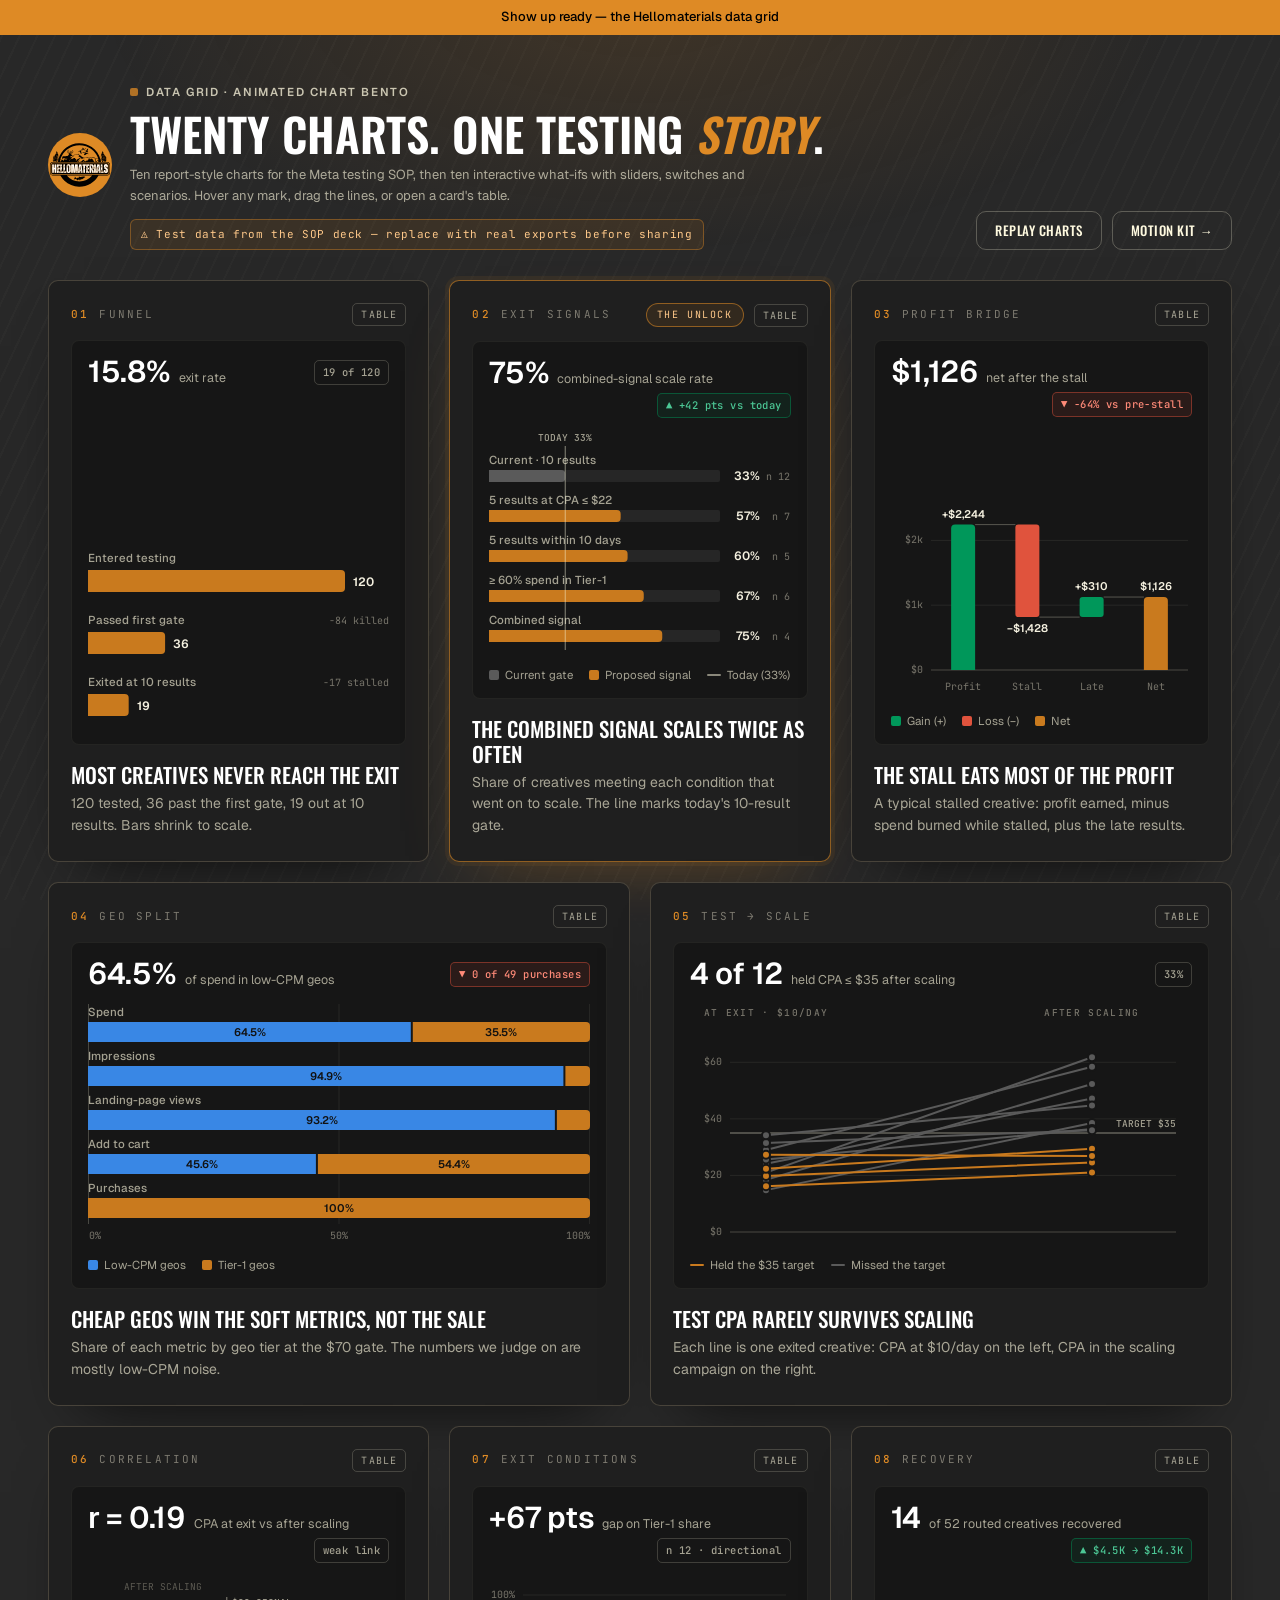
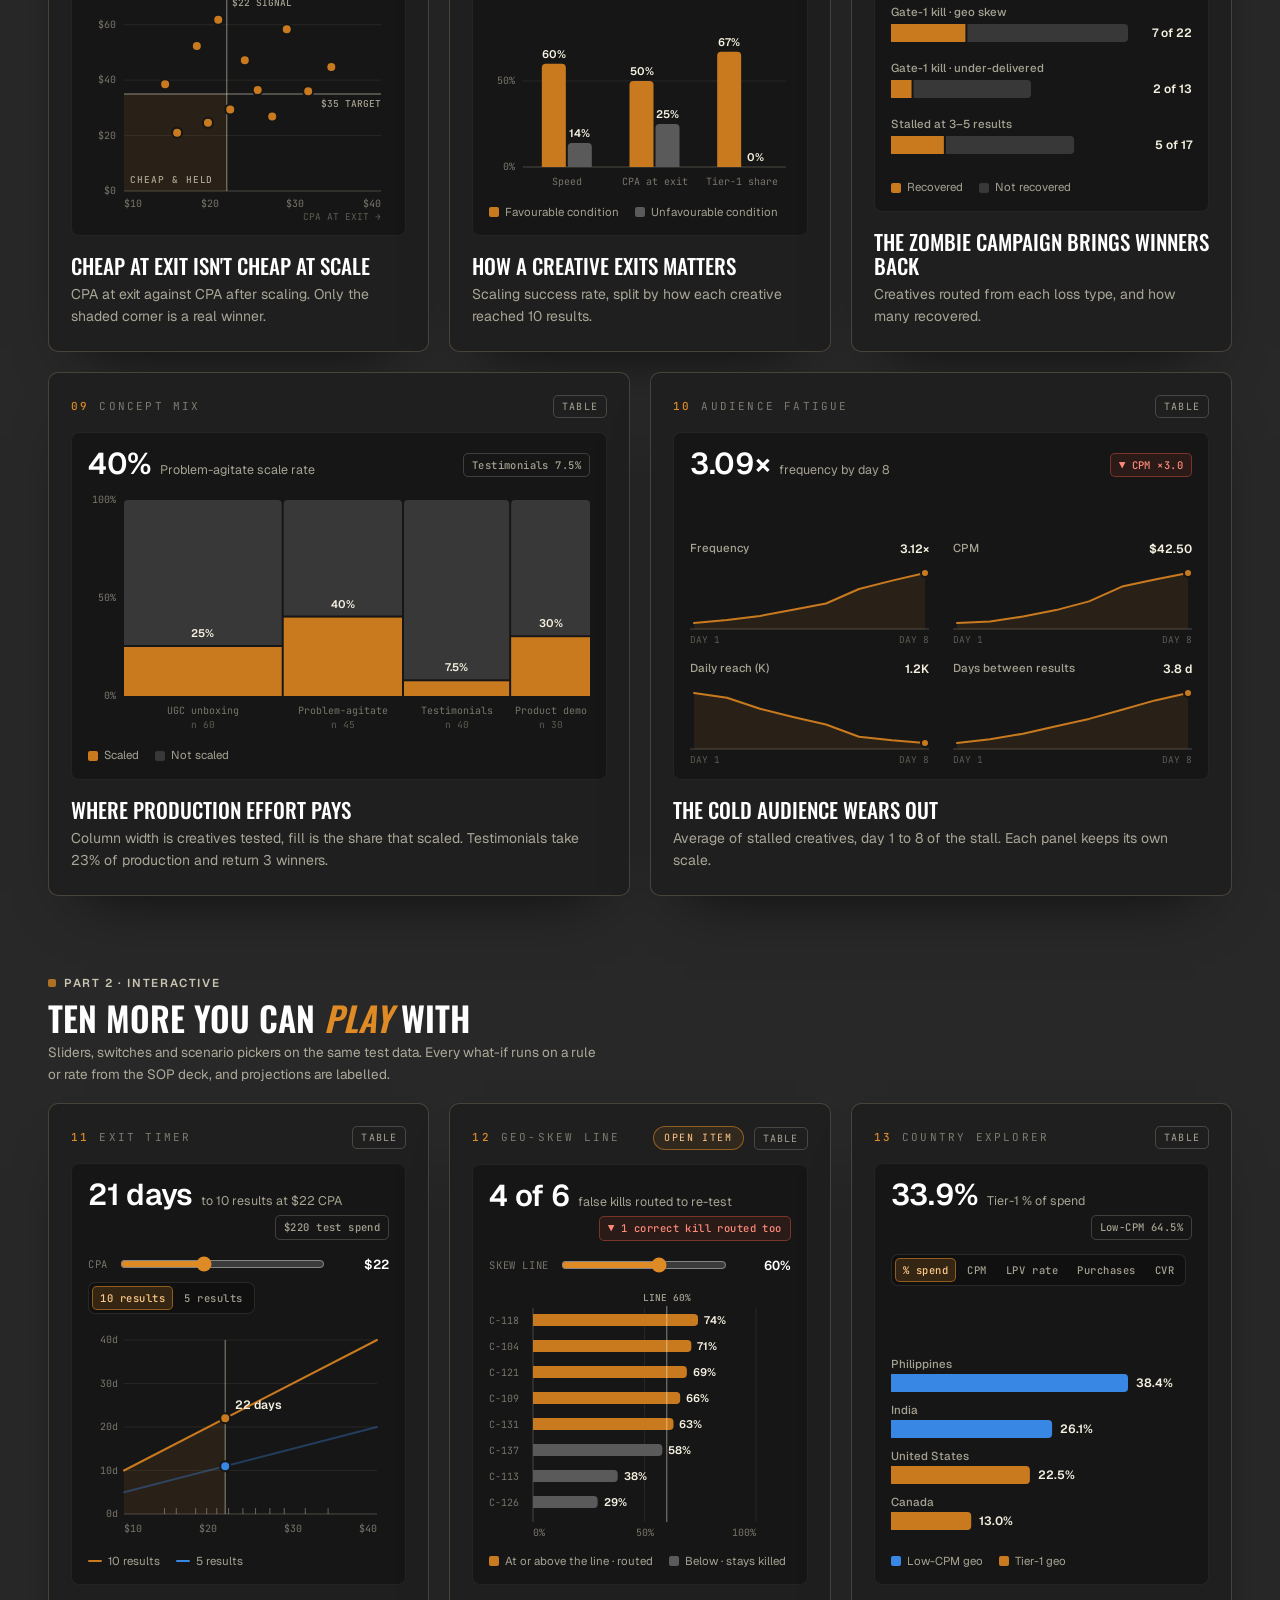
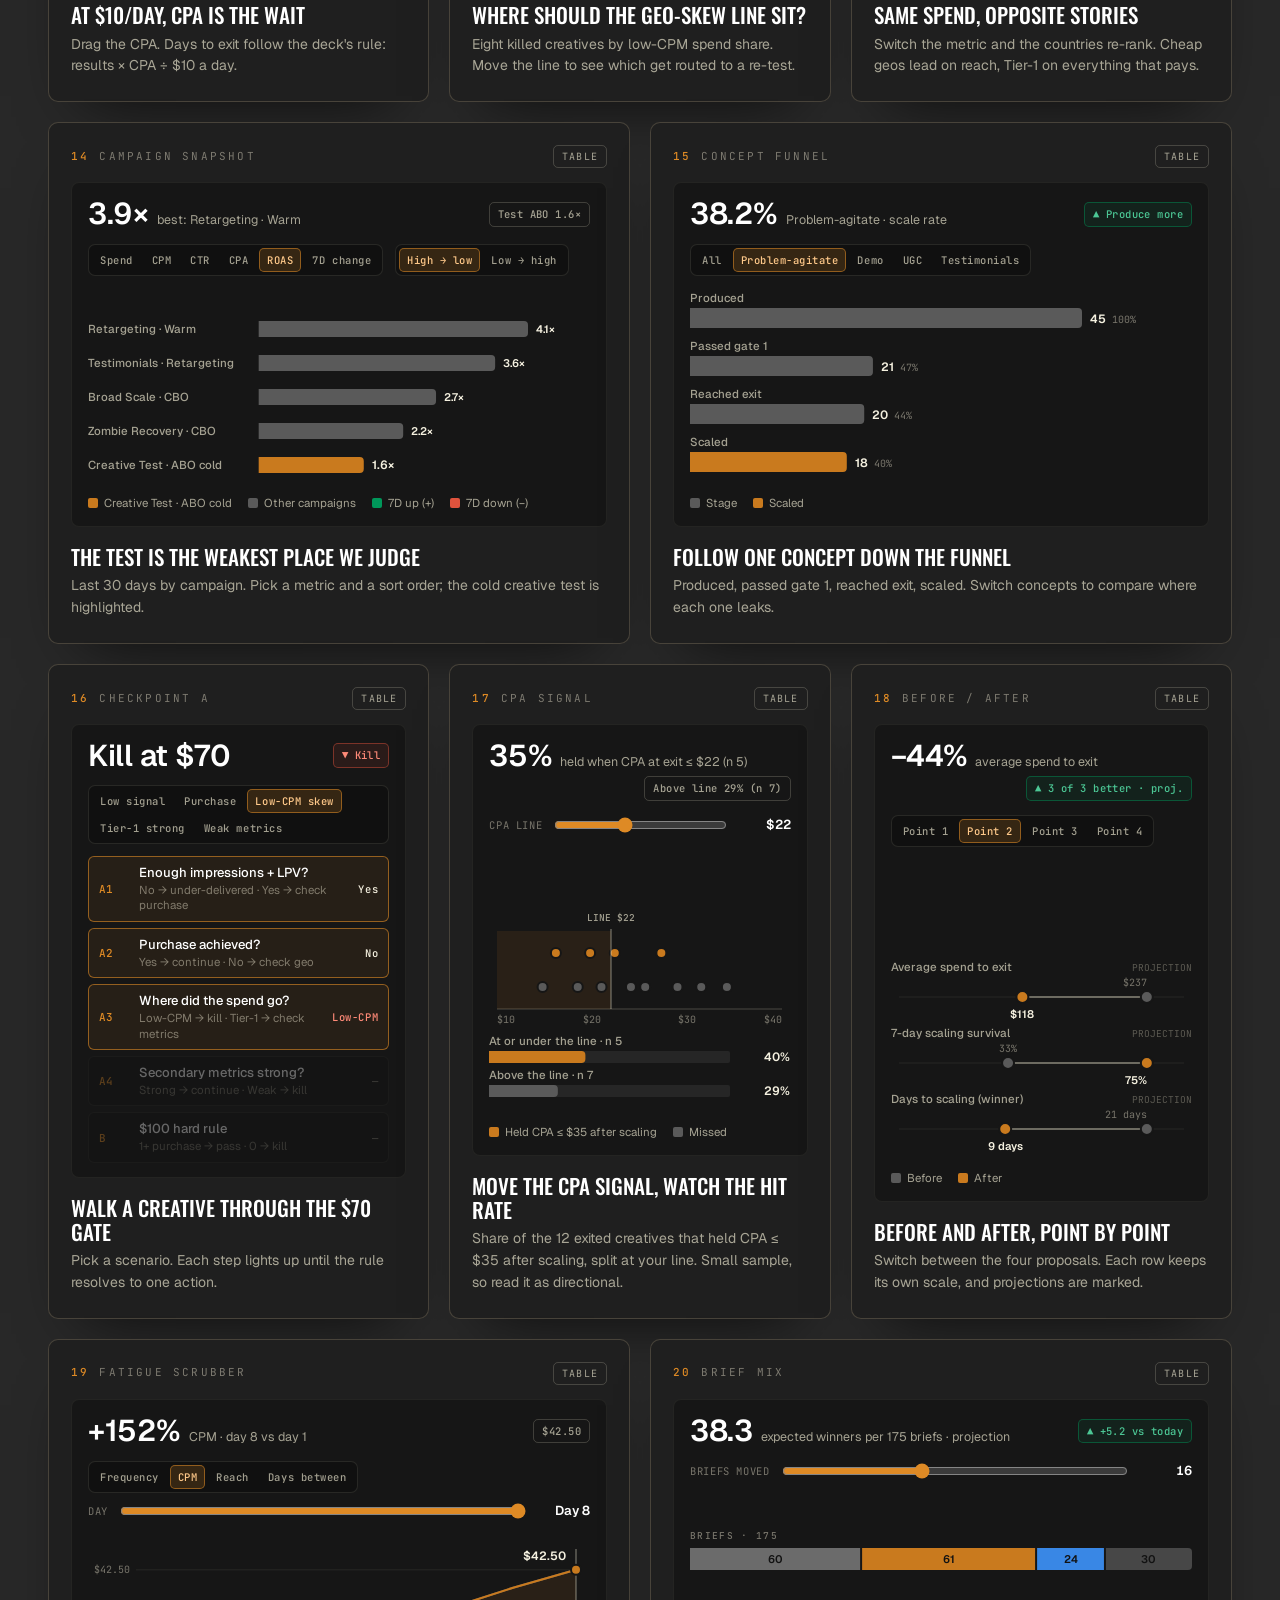
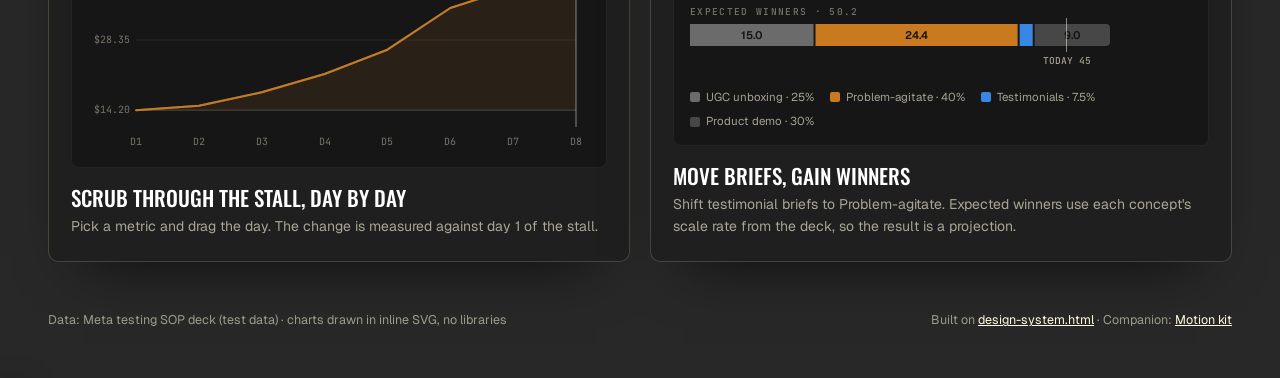
<file: design/02-bento/hellomaterials-bento-data-charts.html>
<!doctype html>
<!--
  Hellomaterials — Data Grid · Animated chart bento (v1 · 13 Sep 2026)
  Ten report-style charts (funnel, bullet, waterfall, 100% stacked, slope, quadrant,
  grouped columns, part-to-whole, Marimekko, small multiples) drawn from the Meta testing SOP data.
  ⚠ DATA: copied from the DATA block of ../03-presentations/meta-testing-sop-presentation.html,
  which is marked FAKE TEST DATA. Replace with real exports.
  Series palette validated (dataviz validate_palette.js, dark, surface #161616):
  #C97A1E + #3987E5 all checks PASS. Brand #DE8A25 fails the dark lightness band → UI accent only.
  Status #00975A / #E0533D: CVD WARN 7.5 → always shipped with +/− signs, ▲/▼ and value labels.
-->
<html lang="en">
<head>
<meta charset="utf-8" />
<meta name="viewport" content="width=device-width, initial-scale=1" />
<title>Hellomaterials — Data Grid Bento</title>
<script>document.documentElement.classList.add('js')</script>
<link rel="preconnect" href="https://fonts.googleapis.com">
<link rel="preconnect" href="https://fonts.gstatic.com" crossorigin>
<link href="https://fonts.googleapis.com/css2?family=Geist:wght@400;500;600&family=Oswald:wght@400;500;600&family=JetBrains+Mono:wght@400;500&display=swap" rel="stylesheet">
<style>
  :root {
    --orange: #DE8A25;
    --charcoal: #282828;
    --cream: #FEF9DF;
    --card: #1F1F1F;
    --well: #161616;
    --line: rgba(254,249,223,.08);
    --t1: #F5F1E0;
    --t2: rgba(254,249,223,.62);
    --t3: rgba(254,249,223,.42);
    --r-block: 10px;
    --r-medium: 6px;
    --f-head: 'Oswald', 'Arial Narrow', sans-serif;
    --f-body: 'Geist', 'Helvetica Neue', Arial, sans-serif;
    --f-mono: 'JetBrains Mono', ui-monospace, 'Cascadia Mono', Consolas, monospace;
    --ease: cubic-bezier(.65, 0, .35, 1);
  }
  * { box-sizing: border-box; }
  html { -webkit-text-size-adjust: 100%; }
  body { margin: 0; min-height: 100vh; background: var(--charcoal); color: var(--cream); font-family: var(--f-body); font-size: 15px; line-height: 1.6; -webkit-font-smoothing: antialiased; }
  body::before { content: ""; position: fixed; inset: 0; pointer-events: none; background: radial-gradient(900px 420px at 50% 0%, rgba(222,138,37,.13), transparent 60%), repeating-linear-gradient(115deg, rgba(254,249,223,.02) 0 2px, transparent 2px 16px); }
  h1, h3, p { margin: 0; }

  /* ── Header ─────────────────────────────────────────── */
  .announce { position: relative; background: var(--orange); color: #000; font-size: 13px; font-weight: 500; text-align: center; padding: 7px 16px; }
  .wrap { position: relative; max-width: 1480px; margin: 0 auto; padding-inline: clamp(16px, 4vw, 48px); }
  .top { display: flex; flex-wrap: wrap; align-items: flex-end; justify-content: space-between; gap: 20px 32px; padding-block: 44px 30px; }
  .brand { display: flex; align-items: center; gap: 18px; }
  .brand img { width: 64px; height: 64px; flex: none; }
  .eyebrow { display: inline-flex; align-items: center; gap: 8px; font-size: 11.5px; font-weight: 600; letter-spacing: .14em; text-transform: uppercase; opacity: .75; }
  .eyebrow::before { content: ""; width: 8px; height: 8px; background: var(--orange); border-radius: 2px; }
  .top h1 { font-family: var(--f-head); font-weight: 600; text-transform: uppercase; font-size: clamp(28px, 4vw, 46px); line-height: 1.05; margin-top: 6px; color: #fff; }
  .top h1 em { color: var(--orange); }
  .top .meta { color: var(--t2); font-size: 13px; margin-top: 8px; max-width: 70ch; }
  .notice { display: inline-flex; align-items: center; gap: 8px; margin-top: 12px; font-family: var(--f-mono); font-size: 11px; letter-spacing: .06em; color: #FFC98A; background: rgba(222,138,37,.1); border: 1px solid rgba(222,138,37,.4); border-radius: var(--r-medium); padding: 6px 10px; }
  .actions { display: flex; flex-wrap: wrap; gap: 10px; }
  .btn { display: inline-flex; align-items: center; gap: 8px; font-family: var(--f-head); font-weight: 500; text-transform: uppercase; letter-spacing: .04em; font-size: 13px; line-height: 1; padding: 12px 18px; border-radius: var(--r-block); border: 1px solid rgba(254,249,223,.25); background: transparent; color: var(--cream); cursor: pointer; text-decoration: none; transition: background .2s, color .2s, border-color .2s; }
  .btn:hover, .btn:focus-visible { background: var(--orange); border-color: var(--orange); color: #000; outline: none; }

  /* ── Grid + card ────────────────────────────────────── */
  .grid { display: grid; grid-template-columns: repeat(12, minmax(0, 1fr)); gap: 20px; padding-bottom: 40px; }
  .dc { grid-column: span 4; min-width: 0; display: flex; flex-direction: column; padding: 22px 22px 24px; background: var(--card); border: 1px solid rgba(77,71,62,.9); border-radius: var(--r-block); box-shadow: 0 30px 60px -36px rgba(0,0,0,.8); transition: border-color .3s; }
  .dc.w6 { grid-column: span 6; }
  .dc:hover { border-color: rgba(222,138,37,.45); }
  .dc.feature { border-color: rgba(222,138,37,.6); box-shadow: 0 0 0 4px rgba(222,138,37,.07), 0 30px 70px -36px rgba(222,138,37,.35); }
  @media (max-width: 1180px) { .dc, .dc.w6 { grid-column: span 6; } }
  @media (max-width: 760px)  { .dc, .dc.w6 { grid-column: span 12; } .grid { gap: 16px; } .dc { padding: 18px 16px 20px; } }

  .dc-head { display: flex; align-items: center; gap: 10px; font-family: var(--f-mono); font-size: 11px; letter-spacing: .2em; text-transform: uppercase; white-space: nowrap; min-width: 0; }
  .dc-head .num { color: var(--orange); font-weight: 500; }
  .dc-head .lbl { color: var(--t3); overflow: hidden; text-overflow: ellipsis; }
  .pill { margin-left: auto; font-size: 10px; letter-spacing: .16em; color: #FFC98A; background: rgba(222,138,37,.1); border: 1px solid rgba(222,138,37,.55); border-radius: 999px; padding: 3px 10px; }
  .tbl-btn { margin-left: auto; font-family: var(--f-mono); font-size: 10px; letter-spacing: .12em; text-transform: uppercase; color: var(--t2); background: transparent; border: 1px solid rgba(254,249,223,.18); border-radius: 5px; padding: 4px 8px; cursor: pointer; }
  .pill + .tbl-btn { margin-left: 0; }
  .tbl-btn:hover, .tbl-btn:focus-visible { color: #000; background: var(--orange); border-color: var(--orange); outline: none; }

  .well { flex: 1; display: flex; flex-direction: column; margin-top: 14px; padding: 16px 16px 14px; background: var(--well); border: 1px solid rgba(254,249,223,.06); border-radius: 8px; }
  .figrow { display: flex; align-items: baseline; flex-wrap: wrap; gap: 4px 8px; margin-bottom: 14px; }
  .fig { font-family: var(--f-body); font-weight: 600; font-size: 30px; line-height: 1; color: #fff; letter-spacing: -.01em; }
  .unit { font-size: 12.5px; color: var(--t2); }
  .chip { margin-left: auto; align-self: center; font-family: var(--f-mono); font-size: 10.5px; font-weight: 500; letter-spacing: .04em; white-space: nowrap; padding: 3px 8px; border-radius: 5px; border: 1px solid rgba(254,249,223,.18); color: var(--t2); }
  .chip.good { color: #4CC795; border-color: rgba(0,151,90,.45); background: rgba(0,151,90,.1); }
  .chip.bad  { color: #FF8A78; border-color: rgba(224,83,61,.45); background: rgba(224,83,61,.1); }
  .chip.good::before { content: "▲ "; }
  .chip.bad::before  { content: "▼ "; }
  .plot { width: 100%; margin-top: auto; }
  .plot svg { display: block; overflow: visible; }
  .legend { display: flex; flex-wrap: wrap; gap: 6px 16px; margin-top: 12px; font-size: 11.5px; color: var(--t2); }
  .legend span { display: inline-flex; align-items: center; gap: 6px; }
  .legend i { width: 10px; height: 10px; border-radius: 2px; }
  .legend i.ln { width: 14px; height: 2px; border-radius: 1px; }
  .tablewrap { overflow-x: auto; }
  .tablewrap table { width: 100%; border-collapse: collapse; font-size: 12.5px; }
  .tablewrap th { text-align: left; font-family: var(--f-mono); font-size: 9.5px; font-weight: 500; letter-spacing: .12em; text-transform: uppercase; color: var(--t3); padding: 6px 8px; border-bottom: 1px solid var(--line); white-space: nowrap; }
  .tablewrap td { padding: 6px 8px; border-bottom: 1px solid rgba(254,249,223,.05); color: var(--t2); }
  .tablewrap td.n, .tablewrap th.n { text-align: right; font-variant-numeric: tabular-nums; }
  .tablewrap td.n { color: var(--t1); }
  .dc.show-table .plot, .dc.show-table .legend { display: none; }

  .dc h3 { margin-top: 18px; font-family: var(--f-head); font-weight: 500; text-transform: uppercase; font-size: 21px; line-height: 1.15; color: #fff; }
  .dc > p { margin-top: 6px; font-size: 14px; line-height: 1.55; color: var(--t2); }

  /* ── SVG text + chrome (text wears text tokens, never series colour) ── */
  .lb    { font: 500 11.5px var(--f-body); fill: var(--t2); }
  .ax    { font: 400 10px var(--f-mono); fill: var(--t3); }
  .num   { font-variant-numeric: tabular-nums; }
  .ax2   { font: 400 9.5px var(--f-mono); fill: rgba(254,249,223,.3); }
  .hd    { font: 500 9.5px var(--f-mono); letter-spacing: .14em; fill: var(--t3); }
  .val   { font: 600 12px var(--f-body); fill: var(--t1); }
  .val-s { font: 600 11px var(--f-body); fill: var(--t1); }
  .inl   { font: 600 11px var(--f-body); fill: #121212; }
  .ref-t { font: 500 9.5px var(--f-mono); fill: var(--t2); }
  .q-t   { font: 500 9.5px var(--f-mono); letter-spacing: .1em; fill: var(--t2); }
  .gl    { stroke: rgba(254,249,223,.07); stroke-width: 1; }
  .base  { stroke: rgba(254,249,223,.22); stroke-width: 1; }
  .conn  { stroke: rgba(254,249,223,.28); stroke-width: 1; }
  .ref   { stroke: rgba(254,249,223,.5); stroke-width: 1; }
  .cross { stroke: rgba(254,249,223,.35); stroke-width: 1; }
  .hit   { cursor: pointer; outline: none; }
  .hit:focus-visible { stroke: #DE8A25; stroke-width: 1.5; }
  .hit-line:focus-visible { stroke: rgba(222,138,37,.35); }
  .mk    { transition: filter .15s; }
  .mk.on { filter: brightness(1.35); }

  /* ── Motion: marks start collapsed until the card is revealed ── */
  .gx, .gy, .gyt, .pop { transform-box: fill-box; }
  .gx  { transform-origin: left center;  transition: transform .9s var(--ease) var(--d, 0s), filter .15s; }
  .gy  { transform-origin: center bottom; transition: transform .9s var(--ease) var(--d, 0s), filter .15s; }
  .gyt { transform-origin: center top;    transition: transform .9s var(--ease) var(--d, 0s), filter .15s; }
  .pop { transform-origin: center; transition: opacity .5s ease var(--d, 0s), transform .6s var(--ease) var(--d, 0s), filter .15s; }
  .draw { stroke-dasharray: 1 1; transition: stroke-dashoffset 1.4s var(--ease) var(--d, 0s), filter .15s; }
  .fade { transition: opacity .6s ease var(--d, 0s); }
  .js .dc:not(.in) .gx  { transform: scaleX(0); }
  .js .dc:not(.in) .gy, .js .dc:not(.in) .gyt { transform: scaleY(0); }
  .js .dc:not(.in) .pop { opacity: 0; transform: scale(.3); }
  .js .dc:not(.in) .draw { stroke-dashoffset: 1; }
  .js .dc:not(.in) .fade { opacity: 0; }
  @media (prefers-reduced-motion: reduce) {
    .gx, .gy, .gyt, .pop, .draw, .fade { transition: none !important; }
  }

  /* ── Part 2 · interactive controls ─────────────────── */
  .part { padding-block: 34px 18px; display: flex; flex-wrap: wrap; align-items: flex-end; justify-content: space-between; gap: 12px 32px; }
  .part h2 { margin: 6px 0 0; font-family: var(--f-head); font-weight: 600; text-transform: uppercase; font-size: clamp(24px, 3vw, 34px); line-height: 1.05; color: #fff; }
  .part h2 em { color: var(--orange); }
  .part p { margin-top: 6px; color: var(--t2); font-size: 13.5px; max-width: 62ch; }
  .ctrls { display: flex; flex-wrap: wrap; align-items: center; gap: 8px 12px; margin-bottom: 12px; }
  .seg { display: inline-flex; flex-wrap: wrap; gap: 3px; padding: 3px; background: #101010; border: 1px solid rgba(254,249,223,.1); border-radius: 7px; }
  .seg button { font: 500 10.5px var(--f-mono); letter-spacing: .05em; color: var(--t2); background: transparent; border: 0; border-radius: 5px; padding: 5px 8px; cursor: pointer; transition: background .2s, color .2s; }
  .seg button:hover { color: #fff; }
  .seg button[aria-pressed="true"] { background: rgba(222,138,37,.18); color: #FFC98A; box-shadow: inset 0 0 0 1px rgba(222,138,37,.55); }
  .seg button:focus-visible, .slider input:focus-visible { outline: 2px solid var(--orange); outline-offset: 2px; }
  .slider { display: flex; align-items: center; gap: 10px; flex: 1 1 220px; min-width: 0; font: 400 10.5px var(--f-mono); letter-spacing: .06em; text-transform: uppercase; color: var(--t3); }
  .slider input[type=range] { flex: 1; min-width: 0; accent-color: var(--orange); cursor: pointer; }
  .slider output { min-width: 52px; text-align: right; font: 600 13px var(--f-body); letter-spacing: 0; text-transform: none; color: #fff; font-variant-numeric: tabular-nums; }
  .trace { display: flex; flex-direction: column; gap: 6px; }
  .tstep { display: grid; grid-template-columns: 30px 1fr auto; align-items: center; gap: 10px; padding: 8px 10px; background: #121212; border: 1px solid rgba(254,249,223,.08); border-radius: var(--r-medium); transition: border-color .35s, background .35s, opacity .35s; }
  .tstep b { font: 500 11px var(--f-mono); color: var(--orange); }
  .tstep strong { display: block; font: 500 13px/1.3 var(--f-body); color: #fff; }
  .tstep small { display: block; font-size: 11.5px; line-height: 1.35; color: var(--t3); }
  .tstep .ans { font: 500 10.5px var(--f-mono); letter-spacing: .06em; color: var(--t3); white-space: nowrap; }
  .tstep.on { border-color: rgba(222,138,37,.6); background: rgba(222,138,37,.08); }
  .tstep.skip { opacity: .35; }
  .tstep .ans.go { color: #4CC795; }
  .tstep .ans.kill { color: #FF8A78; }
  .tstep .ans.next { color: var(--t1); }

  #tip { position: fixed; z-index: 50; pointer-events: none; display: flex; flex-direction: column; gap: 1px; max-width: 260px; padding: 7px 10px; background: #0E0E0E; border: 1px solid rgba(254,249,223,.16); border-radius: var(--r-medium); box-shadow: 0 10px 30px rgba(0,0,0,.5); }
  #tip b { font: 600 14px var(--f-body); color: #fff; }
  #tip span { font: 400 11.5px var(--f-body); color: var(--t2); }

  .foot { display: flex; flex-wrap: wrap; justify-content: space-between; gap: 12px 24px; padding-block: 8px 48px; color: rgba(254,249,223,.55); font-size: 12.5px; }
  .foot a { color: var(--cream); }
  @media (max-width: 760px) { .brand img { width: 48px; height: 48px; } }
</style>
</head>
<body>

<div class="announce">Show up ready — the Hellomaterials data grid</div>

<header class="wrap top">
  <div class="brand">
    <img src="../01-brand/hellomaterials-logo.svg" alt="Hellomaterials logo">
    <div>
      <span class="eyebrow">Data grid · Animated chart bento</span>
      <h1>Twenty charts. One testing <em>story</em>.</h1>
      <p class="meta">Ten report-style charts for the Meta testing SOP, then ten interactive what-ifs with sliders, switches and scenarios. Hover any mark, drag the lines, or open a card's table.</p>
      <span class="notice">⚠ Test data from the SOP deck — replace with real exports before sharing</span>
    </div>
  </div>
  <div class="actions">
    <button class="btn" id="replay" type="button">Replay charts</button>
    <a class="btn" href="hellomaterials-bento-motion-kit.html">Motion kit →</a>
  </div>
</header>

<main class="wrap grid">
  <article class="dc" data-chart="funnel">
    <header class="dc-head"><span class="num">01</span><span class="lbl">Funnel</span><button class="tbl-btn" type="button" aria-pressed="false">Table</button></header>
    <div class="well"></div>
    <h3>Most creatives never reach the exit</h3>
    <p>120 tested, 36 past the first gate, 19 out at 10 results. Bars shrink to scale.</p>
  </article>

  <article class="dc feature" data-chart="signals">
    <header class="dc-head"><span class="num">02</span><span class="lbl">Exit signals</span><span class="pill">The unlock</span><button class="tbl-btn" type="button" aria-pressed="false">Table</button></header>
    <div class="well"></div>
    <h3>The combined signal scales twice as often</h3>
    <p>Share of creatives meeting each condition that went on to scale. The line marks today's 10-result gate.</p>
  </article>

  <article class="dc" data-chart="waterfall">
    <header class="dc-head"><span class="num">03</span><span class="lbl">Profit bridge</span><button class="tbl-btn" type="button" aria-pressed="false">Table</button></header>
    <div class="well"></div>
    <h3>The stall eats most of the profit</h3>
    <p>A typical stalled creative: profit earned, minus spend burned while stalled, plus the late results.</p>
  </article>

  <article class="dc w6" data-chart="geo">
    <header class="dc-head"><span class="num">04</span><span class="lbl">Geo split</span><button class="tbl-btn" type="button" aria-pressed="false">Table</button></header>
    <div class="well"></div>
    <h3>Cheap geos win the soft metrics, not the sale</h3>
    <p>Share of each metric by geo tier at the $70 gate. The numbers we judge on are mostly low-CPM noise.</p>
  </article>

  <article class="dc w6" data-chart="slope">
    <header class="dc-head"><span class="num">05</span><span class="lbl">Test → scale</span><button class="tbl-btn" type="button" aria-pressed="false">Table</button></header>
    <div class="well"></div>
    <h3>Test CPA rarely survives scaling</h3>
    <p>Each line is one exited creative: CPA at $10/day on the left, CPA in the scaling campaign on the right.</p>
  </article>

  <article class="dc" data-chart="quadrant">
    <header class="dc-head"><span class="num">06</span><span class="lbl">Correlation</span><button class="tbl-btn" type="button" aria-pressed="false">Table</button></header>
    <div class="well"></div>
    <h3>Cheap at exit isn't cheap at scale</h3>
    <p>CPA at exit against CPA after scaling. Only the shaded corner is a real winner.</p>
  </article>

  <article class="dc" data-chart="cond">
    <header class="dc-head"><span class="num">07</span><span class="lbl">Exit conditions</span><button class="tbl-btn" type="button" aria-pressed="false">Table</button></header>
    <div class="well"></div>
    <h3>How a creative exits matters</h3>
    <p>Scaling success rate, split by how each creative reached 10 results.</p>
  </article>

  <article class="dc" data-chart="zombie">
    <header class="dc-head"><span class="num">08</span><span class="lbl">Recovery</span><button class="tbl-btn" type="button" aria-pressed="false">Table</button></header>
    <div class="well"></div>
    <h3>The Zombie campaign brings winners back</h3>
    <p>Creatives routed from each loss type, and how many recovered.</p>
  </article>

  <article class="dc w6" data-chart="mekko">
    <header class="dc-head"><span class="num">09</span><span class="lbl">Concept mix</span><button class="tbl-btn" type="button" aria-pressed="false">Table</button></header>
    <div class="well"></div>
    <h3>Where production effort pays</h3>
    <p>Column width is creatives tested, fill is the share that scaled. Testimonials take 23% of production and return 3 winners.</p>
  </article>

  <article class="dc w6" data-chart="dep">
    <header class="dc-head"><span class="num">10</span><span class="lbl">Audience fatigue</span><button class="tbl-btn" type="button" aria-pressed="false">Table</button></header>
    <div class="well"></div>
    <h3>The cold audience wears out</h3>
    <p>Average of stalled creatives, day 1 to 8 of the stall. Each panel keeps its own scale.</p>
  </article>
</main>

<section class="wrap part" aria-labelledby="part2">
  <div>
    <span class="eyebrow">Part 2 · Interactive</span>
    <h2 id="part2">Ten more you can <em>play</em> with</h2>
    <p>Sliders, switches and scenario pickers on the same test data. Every what-if runs on a rule or rate from the SOP deck, and projections are labelled.</p>
  </div>
</section>

<div class="wrap grid" id="interactive">
  <article class="dc" data-chart="exitsim">
    <header class="dc-head"><span class="num">11</span><span class="lbl">Exit timer</span><button class="tbl-btn" type="button" aria-pressed="false">Table</button></header>
    <div class="well"></div>
    <h3>At $10/day, CPA is the wait</h3>
    <p>Drag the CPA. Days to exit follow the deck's rule: results × CPA ÷ $10 a day.</p>
  </article>

  <article class="dc" data-chart="geoskew">
    <header class="dc-head"><span class="num">12</span><span class="lbl">Geo-skew line</span><span class="pill">Open item</span><button class="tbl-btn" type="button" aria-pressed="false">Table</button></header>
    <div class="well"></div>
    <h3>Where should the geo-skew line sit?</h3>
    <p>Eight killed creatives by low-CPM spend share. Move the line to see which get routed to a re-test.</p>
  </article>

  <article class="dc" data-chart="country">
    <header class="dc-head"><span class="num">13</span><span class="lbl">Country explorer</span><button class="tbl-btn" type="button" aria-pressed="false">Table</button></header>
    <div class="well"></div>
    <h3>Same spend, opposite stories</h3>
    <p>Switch the metric and the countries re-rank. Cheap geos lead on reach, Tier-1 on everything that pays.</p>
  </article>

  <article class="dc w6" data-chart="campaigns">
    <header class="dc-head"><span class="num">14</span><span class="lbl">Campaign snapshot</span><button class="tbl-btn" type="button" aria-pressed="false">Table</button></header>
    <div class="well"></div>
    <h3>The test is the weakest place we judge</h3>
    <p>Last 30 days by campaign. Pick a metric and a sort order; the cold creative test is highlighted.</p>
  </article>

  <article class="dc w6" data-chart="conceptfunnel">
    <header class="dc-head"><span class="num">15</span><span class="lbl">Concept funnel</span><button class="tbl-btn" type="button" aria-pressed="false">Table</button></header>
    <div class="well"></div>
    <h3>Follow one concept down the funnel</h3>
    <p>Produced, passed gate 1, reached exit, scaled. Switch concepts to compare where each one leaks.</p>
  </article>

  <article class="dc" data-chart="tracer">
    <header class="dc-head"><span class="num">16</span><span class="lbl">Checkpoint A</span><button class="tbl-btn" type="button" aria-pressed="false">Table</button></header>
    <div class="well"></div>
    <h3>Walk a creative through the $70 gate</h3>
    <p>Pick a scenario. Each step lights up until the rule resolves to one action.</p>
  </article>

  <article class="dc" data-chart="cpasignal">
    <header class="dc-head"><span class="num">17</span><span class="lbl">CPA signal</span><button class="tbl-btn" type="button" aria-pressed="false">Table</button></header>
    <div class="well"></div>
    <h3>Move the CPA signal, watch the hit rate</h3>
    <p>Share of the 12 exited creatives that held CPA ≤ $35 after scaling, split at your line. Small sample, so read it as directional.</p>
  </article>

  <article class="dc" data-chart="outcomes">
    <header class="dc-head"><span class="num">18</span><span class="lbl">Before / after</span><button class="tbl-btn" type="button" aria-pressed="false">Table</button></header>
    <div class="well"></div>
    <h3>Before and after, point by point</h3>
    <p>Switch between the four proposals. Each row keeps its own scale, and projections are marked.</p>
  </article>

  <article class="dc w6" data-chart="fatigue">
    <header class="dc-head"><span class="num">19</span><span class="lbl">Fatigue scrubber</span><button class="tbl-btn" type="button" aria-pressed="false">Table</button></header>
    <div class="well"></div>
    <h3>Scrub through the stall, day by day</h3>
    <p>Pick a metric and drag the day. The change is measured against day 1 of the stall.</p>
  </article>

  <article class="dc w6" data-chart="briefs">
    <header class="dc-head"><span class="num">20</span><span class="lbl">Brief mix</span><button class="tbl-btn" type="button" aria-pressed="false">Table</button></header>
    <div class="well"></div>
    <h3>Move briefs, gain winners</h3>
    <p>Shift testimonial briefs to Problem-agitate. Expected winners use each concept's scale rate from the deck, so the result is a projection.</p>
  </article>
</div>

<footer class="wrap foot">
  <span>Data: Meta testing SOP deck (test data) · charts drawn in inline SVG, no libraries</span>
  <span>Built on <a href="../01-brand/design-system.html">design-system.html</a> · Companion: <a href="hellomaterials-bento-motion-kit.html">Motion kit</a></span>
</footer>

<div id="tip" hidden></div>

<script>
(function () {
  // Series palette (validated, dark surface #161616). Status pair always carries +/− and ▲/▼.
  var S1 = '#C97A1E', S2 = '#3987E5', GOOD = '#00975A', BAD = '#E0533D', GREY = '#5A5A5A', DIM = '#383838', TRACK = '#262626', WELL = '#161616';
  var NS = 'http://www.w3.org/2000/svg';

  // ⚠ TEST DATA — copied from the Meta testing SOP deck's DATA block (marked FAKE TEST DATA). Replace with real exports.
  var D = {
    funnel: [['Entered testing', 120, ''], ['Passed first gate', 36, '84 killed'], ['Exited at 10 results', 19, '17 stalled']],
    signals: { cats: ['Current · 10 results', '5 results at CPA ≤ $22', '5 results within 10 days', '≥ 60% spend in Tier-1', 'Combined signal'], values: [33, 57, 60, 67, 75], n: [12, 7, 5, 6, 4] },
    waterfall: [{ l: 'Before stall', full: 'Profit before stall', v: 2244 }, { l: 'Stall spend', full: 'Stall spend', v: -1428 }, { l: 'Late results', full: 'Late results', v: 310 }, { l: 'Net', full: 'Net position', total: true }],
    geo: { rows: ['Spend', 'Impressions', 'Landing-page views', 'Add to cart', 'Purchases'], low: [64.5, 94.9, 93.2, 45.6, 0], high: [35.5, 5.1, 6.8, 54.4, 100] },
    exited: [['C-201', 14.8, 38.5], ['C-204', 16.2, 21.0], ['C-207', 18.5, 52.3], ['C-211', 19.8, 24.6], ['C-214', 21.0, 61.8], ['C-218', 22.4, 29.4],
             ['C-222', 24.1, 47.2], ['C-225', 25.6, 36.4], ['C-229', 27.3, 26.9], ['C-233', 29.0, 58.4], ['C-236', 31.5, 36.0], ['C-240', 34.2, 44.7]],
    target: 35,
    cond: { cats: ['Speed', 'CPA at exit', 'Tier-1 share'], full: ['Speed to 10 results', 'CPA at exit', 'Tier-1 geo share'],
            fav: { values: [60, 50, 67], labels: ['≤ 20 days', '≤ $22', '≥ 60%'] }, unfav: { values: [14, 25, 0], labels: ['> 20 days', '> $22', '< 60%'] } },
    zombie: { cats: ['Gate-1 kill · geo skew', 'Gate-1 kill · under-delivered', 'Stalled at 3–5 results'], routed: [22, 13, 17], recovered: [7, 2, 5] },
    concepts: { cats: ['UGC unboxing', 'Problem-agitate', 'Testimonials', 'Product demo'], short: ['UGC', 'PAS', 'Testim.', 'Demo'], tested: [60, 45, 40, 30], scaled: [15, 18, 3, 9] },
    dep: { freq: [1.02, 1.15, 1.32, 1.58, 1.84, 2.45, 2.80, 3.12], cpm: [14.2, 15.1, 17.8, 21.5, 26.4, 34.8, 38.9, 42.5],
           reach: [8.5, 7.8, 6.2, 5.0, 3.9, 2.1, 1.6, 1.2], gap: [1.1, 1.3, 1.6, 2.0, 2.4, 2.9, 3.4, 3.8] }
  };

  // ── helpers ─────────────────────────────────────────────
  function el(tag, attrs, parent) { var n = document.createElementNS(NS, tag); for (var k in attrs) n.setAttribute(k, attrs[k]); if (parent) parent.appendChild(n); return n; }
  function tx(parent, x, y, str, cls, anchor, delay) {
    var n = el('text', { x: x, y: y, 'class': cls || 'ax', 'text-anchor': anchor || 'start' }, parent);
    n.textContent = str;
    if (delay != null) n.style.setProperty('--d', delay + 's');
    return n;
  }
  function dly(n, s) { n.style.setProperty('--d', s + 's'); return n; }
  function money(v) { return '$' + Math.round(v).toLocaleString('en-US'); }
  function pct(v) { return (Math.round(v * 10) / 10) + '%'; }
  // bar with a 4px rounded data-end, square at the baseline
  function hbar(x, y, len, t) {
    if (len <= 0) return 'M0 0';
    var r = Math.min(4, len / 2, t / 2);
    return 'M' + x + ' ' + y + 'H' + (x + len - r) + 'Q' + (x + len) + ' ' + y + ' ' + (x + len) + ' ' + (y + r) + 'V' + (y + t - r) + 'Q' + (x + len) + ' ' + (y + t) + ' ' + (x + len - r) + ' ' + (y + t) + 'H' + x + 'Z';
  }
  function vbar(x, yb, hgt, t) {
    if (hgt <= 0) return 'M0 0';
    var r = Math.min(4, hgt / 2, t / 2), y = yb - hgt;
    return 'M' + x + ' ' + yb + 'V' + (y + r) + 'Q' + x + ' ' + y + ' ' + (x + r) + ' ' + y + 'H' + (x + t - r) + 'Q' + (x + t) + ' ' + y + ' ' + (x + t) + ' ' + (y + r) + 'V' + yb + 'Z';
  }
  function svgFor(plot, w, h) {
    plot.replaceChildren();
    var s = el('svg', { width: w, height: h, viewBox: '0 0 ' + w + ' ' + h, role: 'group' });
    plot.appendChild(s);
    return s;
  }
  function hitRect(parent, x, y, w, h) { return el('rect', { x: x, y: y, width: Math.max(0, w), height: Math.max(0, h), fill: 'transparent', 'class': 'hit' }, parent); }

  // ── tooltip: value leads, label follows; same on focus as on hover ──
  var tip = document.getElementById('tip');
  function showTip(value, label, x, y) {
    tip.replaceChildren();
    var b = document.createElement('b'); b.textContent = value;
    var sp = document.createElement('span'); sp.textContent = label;
    tip.append(b, sp);
    tip.hidden = false;
    var r = tip.getBoundingClientRect();
    var left = Math.min(x + 14, window.innerWidth - r.width - 8), top = y - r.height - 12;
    if (top < 8) top = y + 18;
    tip.style.left = Math.max(8, left) + 'px';
    tip.style.top = top + 'px';
  }
  function hideTip() { tip.hidden = true; }
  function bind(hit, marks, value, label) {
    marks = [].concat(marks).filter(Boolean);
    hit.setAttribute('tabindex', '0');
    hit.setAttribute('aria-label', label + ': ' + value);
    function on(e) { marks.forEach(function (m) { m.classList.add('on'); }); showTip(value, label, e.clientX, e.clientY); }
    function off() { marks.forEach(function (m) { m.classList.remove('on'); }); hideTip(); }
    hit.addEventListener('pointermove', on);
    hit.addEventListener('pointerleave', off);
    hit.addEventListener('focus', function () { var r = hit.getBoundingClientRect(); on({ clientX: r.left + r.width / 2, clientY: r.top }); });
    hit.addEventListener('blur', off);
  }

  function pearson(rows) {
    var n = rows.length, mx = 0, my = 0, sxy = 0, sxx = 0, syy = 0;
    rows.forEach(function (p) { mx += p[1]; my += p[2]; });
    mx /= n; my /= n;
    rows.forEach(function (p) { var a = p[1] - mx, b = p[2] - my; sxy += a * b; sxx += a * a; syy += b * b; });
    return sxy / Math.sqrt(sxx * syy);
  }
  var R = pearson(D.exited);
  var rWord = Math.abs(R) < 0.3 ? 'weak' : Math.abs(R) < 0.6 ? 'moderate' : 'strong';

  // ── the ten charts ─────────────────────────────────────
  var SPECS = {
    funnel: {
      fig: { v: 19 / 120 * 100, f: function (v) { return v.toFixed(1) + '%'; } }, unit: 'exit rate', chip: { t: '19 of 120', tone: '' },
      aria: 'Funnel: 120 creatives entered testing, 36 passed the first gate, 19 exited at 10 results',
      table: { head: ['Stage', 'Creatives', 'Lost before stage'], rows: [['Entered testing', '120', '—'], ['Passed first gate', '36', '84 killed'], ['Exited at 10 results', '19', '17 stalled']] },
      draw: function (plot, w) {
        var rowH = 62, h = rowH * 3 - 4, s = svgFor(plot, w, h), max = w - 44;
        D.funnel.forEach(function (r, i) {
          var y0 = 14 + i * rowH, len = Math.max(4, r[1] / 120 * max);
          tx(s, 0, y0, r[0], 'lb');
          if (r[2]) tx(s, w, y0, '−' + r[2], 'ax', 'end');
          var bar = dly(el('path', { d: hbar(0, y0 + 8, len, 22), fill: S1, 'class': 'mk gx' }, s), i * 0.18);
          tx(s, len + 8, y0 + 24, String(r[1]), 'val fade', 'start', 0.5 + i * 0.18);
          bind(hitRect(s, 0, y0 - 12, w, 46), bar, r[1] + ' creatives', r[0] + (r[2] ? ' · ' + r[2] + ' before this stage' : ''));
        });
      }
    },

    signals: {
      fig: { v: 75, f: function (v) { return Math.round(v) + '%'; } }, unit: 'combined-signal scale rate', chip: { t: '+42 pts vs today', tone: 'good' },
      legend: [[GREY, 'Current gate'], [S1, 'Proposed signal'], ['rgba(254,249,223,.5)', 'Today (33%)', 'ln']],
      aria: 'Bullet chart: scaling success rate is 33% for the current 10-result gate, 57%, 60% and 67% for single signals, and 75% for the combined signal',
      table: { head: ['Condition', 'Scaled', 'n'], rows: D.signals.cats.map(function (c, i) { return [c, D.signals.values[i] + '%', String(D.signals.n[i])]; }) },
      draw: function (plot, w) {
        var S = D.signals, rowH = 40, bt = 12, T = 22, h = T + S.cats.length * rowH, s = svgFor(plot, w, h);
        var pw = w - 70, sx = function (v) { return v / 100 * pw; };
        S.cats.forEach(function (c, i) {
          var y0 = T + i * rowH, y = y0 + 16, v = S.values[i];
          tx(s, 0, y0 + 10, c, 'lb');
          el('rect', { x: 0, y: y, width: pw, height: bt, rx: 2, fill: TRACK }, s);
          var bar = dly(el('path', { d: hbar(0, y, sx(v), bt), fill: i === 0 ? GREY : S1, 'class': 'mk gx' }, s), i * 0.12);
          tx(s, w - 30, y + 10, v + '%', 'val fade', 'end', 0.4 + i * 0.12);
          tx(s, w, y + 10, 'n ' + S.n[i], 'ax', 'end');
          bind(hitRect(s, 0, y0 - 4, w, rowH), bar, v + '% scaled', c + ' · n ' + S.n[i]);
        });
        var xr = sx(33);
        el('line', { x1: xr, x2: xr, y1: 14, y2: h - 4, 'class': 'ref' }, s);
        tx(s, xr, 9, 'TODAY 33%', 'ref-t', 'middle');
      }
    },

    waterfall: {
      fig: { v: 1126, f: money }, unit: 'net after the stall', chip: { t: '−64% vs pre-stall', tone: 'bad' },
      legend: [[GOOD, 'Gain (+)'], [BAD, 'Loss (−)'], [S1, 'Net']],
      aria: 'Waterfall: profit before stall $2,244, stall spend minus $1,428, late results plus $310, net position $1,126',
      table: { head: ['Step', 'Change', 'Running total'], rows: [['Profit before stall', '+$2,244', '$2,244'], ['Stall spend', '−$1,428', '$816'], ['Late results', '+$310', '$1,126'], ['Net position', '', '$1,126']] },
      draw: function (plot, w) {
        var h = 214, L = 40, Rr = 4, T = 22, B = 30, s = svgFor(plot, w, h), ph = h - T - B, max = 2500;
        var sy = function (v) { return T + ph - v / max * ph; };
        [0, 1000, 2000].forEach(function (v) {
          el('line', { x1: L, x2: w - Rr, y1: sy(v), y2: sy(v), 'class': v ? 'gl' : 'base' }, s);
          tx(s, L - 8, sy(v) + 3, v ? '$' + v / 1000 + 'k' : '$0', 'ax num', 'end');
        });
        var band = (w - L - Rr) / 4, t = Math.min(24, band * 0.5), run = 0;
        D.waterfall.forEach(function (st, i) {
          var cx = L + band * i + band / 2, x = cx - t / 2, mark, valTxt, from = run, to;
          if (st.total) {
            to = run;
            mark = dly(el('path', { d: vbar(x, sy(0), sy(0) - sy(run), t), fill: S1, 'class': 'mk gy' }, s), i * 0.25);
            valTxt = money(run);
          } else {
            to = run + st.v; run = to;
            var fill = st.v > 0 ? GOOD : BAD, top = sy(Math.max(from, to)), bot = sy(Math.min(from, to));
            mark = i === 0
              ? el('path', { d: vbar(x, sy(0), sy(0) - sy(to), t), fill: fill, 'class': 'mk gy' }, s)
              : el('rect', { x: x, y: top, width: t, height: bot - top, rx: 3, fill: fill, 'class': 'mk ' + (st.v > 0 ? 'gy' : 'gyt') }, s);
            dly(mark, i * 0.25);
            valTxt = (st.v > 0 ? '+' : '−') + money(Math.abs(st.v));
          }
          var capY = (!st.total && st.v < 0) ? sy(to) + 15 : sy(Math.max(from, to)) - 7;
          tx(s, cx, capY, valTxt, 'val-s fade', 'middle', i * 0.25 + 0.5);
          var shortL = { 'Before stall': 'Profit', 'Stall spend': 'Stall', 'Late results': 'Late' }[st.l] || st.l;
          tx(s, cx, h - 10, band < 84 ? shortL : st.l, 'ax', 'middle'); // narrow bands get short labels so they never collide
          if (i < 3) dly(el('line', { x1: x + t, x2: L + band * (i + 1) + band / 2 - t / 2, y1: sy(to), y2: sy(to), 'class': 'conn fade' }, s), i * 0.25 + 0.6);
          bind(hitRect(s, cx - band / 2, T, band, ph), mark, valTxt, st.full);
        });
      }
    },

    geo: {
      fig: { v: 64.5, f: function (v) { return v.toFixed(1) + '%'; } }, unit: 'of spend in low-CPM geos', chip: { t: '0 of 49 purchases', tone: 'bad' },
      legend: [[S2, 'Low-CPM geos'], [S1, 'Tier-1 geos']],
      aria: '100% stacked bars: low-CPM geos take 64.5% of spend, 94.9% of impressions, 93.2% of landing-page views, 45.6% of add to carts and 0% of purchases',
      table: { head: ['Metric', 'Low-CPM geos', 'Tier-1 geos'], rows: D.geo.rows.map(function (r, i) { return [r, D.geo.low[i] + '%', D.geo.high[i] + '%']; }) },
      draw: function (plot, w) {
        var G = D.geo, rowH = 44, bt = 20, B = 20, h = G.rows.length * rowH + B, s = svgFor(plot, w, h);
        var sx = function (v) { return v / 100 * w; };
        [0, 50, 100].forEach(function (v) {
          var x = Math.min(w - 0.5, Math.max(0.5, sx(v)));
          el('line', { x1: x, x2: x, y1: 0, y2: h - B, 'class': v ? 'gl' : 'base' }, s);
          tx(s, x, h - 5, v + '%', 'ax num', v === 0 ? 'start' : v === 100 ? 'end' : 'middle');
        });
        G.rows.forEach(function (r, i) {
          var y = i * rowH + 18, a = G.low[i], b = G.high[i], wa = sx(a), wb = sx(b), both = a > 0 && b > 0;
          tx(s, 0, i * rowH + 12, r, 'lb');
          var mA = null, mB = null;
          if (a > 0) {
            mA = both ? el('rect', { x: 0, y: y, width: Math.max(0, wa - 1), height: bt, fill: S2, 'class': 'mk gx' }, s)
                      : el('path', { d: hbar(0, y, wa, bt), fill: S2, 'class': 'mk gx' }, s);
            dly(mA, i * 0.12);
            if (wa >= 46) tx(s, wa / 2, y + 14, a + '%', 'inl fade', 'middle', 0.6 + i * 0.12);
          }
          if (b > 0) {
            var x0 = both ? wa + 1 : 0;
            mB = dly(el('path', { d: hbar(x0, y, wb - (both ? 1 : 0), bt), fill: S1, 'class': 'mk gx' }, s), i * 0.12 + 0.35);
            if (wb >= 46) tx(s, x0 + (wb - (both ? 1 : 0)) / 2, y + 14, b + '%', 'inl fade', 'middle', 0.8 + i * 0.12);
          }
          if (mA) bind(hitRect(s, 0, y - 4, wa, bt + 8), mA, a + '%', r + ' · Low-CPM geos');
          if (mB) bind(hitRect(s, both ? wa : 0, y - 4, wb, bt + 8), mB, b + '%', r + ' · Tier-1 geos');
        });
      }
    },

    slope: {
      fig: { v: 4, f: function (v) { return Math.round(v) + ' of 12'; } }, unit: 'held CPA ≤ $35 after scaling', chip: { t: '33%', tone: '' },
      legend: [[S1, 'Held the $35 target', 'ln'], [GREY, 'Missed the target', 'ln']],
      aria: 'Slope chart of 12 exited creatives from CPA at exit to CPA after scaling; 4 of 12 stayed at or under the $35 target',
      table: { head: ['Creative', 'CPA at exit', 'CPA after scaling'], rows: D.exited.map(function (e) { return [e[0], '$' + e[1].toFixed(2), '$' + e[2].toFixed(2)]; }) },
      draw: function (plot, w) {
        var h = 240, L = 40, Rr = 16, T = 30, B = 12, s = svgFor(plot, w, h), max = 70;
        var sy = function (v) { return T + (h - T - B) * (1 - v / max); };
        var x1 = L + 36, x2 = w - Rr - 84; // right margin keeps the target label clear of the end dots
        [0, 20, 40, 60].forEach(function (v) {
          el('line', { x1: L, x2: w - Rr, y1: sy(v), y2: sy(v), 'class': v ? 'gl' : 'base' }, s);
          tx(s, L - 8, sy(v) + 3, '$' + v, 'ax num', 'end');
        });
        el('line', { x1: L, x2: w - Rr, y1: sy(D.target), y2: sy(D.target), 'class': 'ref' }, s);
        tx(s, w - Rr, sy(D.target) - 6, 'TARGET $35', 'ref-t', 'end');
        tx(s, x1, 12, 'AT EXIT · $10/DAY', 'hd', 'middle');
        tx(s, x2, 12, 'AFTER SCALING', 'hd', 'middle');
        var rows = D.exited.slice().sort(function (a, b) { return (a[2] <= D.target) - (b[2] <= D.target); });
        var drawn = rows.map(function (e, k) {
          var held = e[2] <= D.target, c = held ? S1 : GREY;
          var line = dly(el('path', { d: 'M' + x1 + ' ' + sy(e[1]) + 'L' + x2 + ' ' + sy(e[2]), fill: 'none', stroke: c, 'stroke-width': 2, 'stroke-linecap': 'round', pathLength: 1, 'class': 'mk draw' }, s), 0.1 + k * 0.06);
          var a = dly(el('circle', { cx: x1, cy: sy(e[1]), r: 4, fill: c, stroke: WELL, 'stroke-width': 2, 'class': 'mk pop' }, s), 0.1 + k * 0.06);
          var b = dly(el('circle', { cx: x2, cy: sy(e[2]), r: 4, fill: c, stroke: WELL, 'stroke-width': 2, 'class': 'mk pop' }, s), 0.9 + k * 0.06);
          return [e, held, line, a, b];
        });
        drawn.forEach(function (d) {
          var e = d[0];
          var hit = el('path', { d: 'M' + x1 + ' ' + sy(e[1]) + 'L' + x2 + ' ' + sy(e[2]), fill: 'none', stroke: 'rgba(0,0,0,0)', 'stroke-width': 14, 'pointer-events': 'stroke', 'class': 'hit hit-line' }, s);
          bind(hit, [d[2], d[3], d[4]], '$' + e[1].toFixed(2) + ' → $' + e[2].toFixed(2), e[0] + (d[1] ? ' · held target' : ' · missed target'));
        });
      }
    },

    quadrant: {
      fig: { v: R, f: function (v) { return 'r = ' + v.toFixed(2); } }, unit: 'CPA at exit vs after scaling', chip: { t: rWord + ' link', tone: '' },
      aria: 'Scatter of 12 creatives, CPA at exit against CPA after scaling, with a $22 signal line and a $35 target line; correlation r = ' + R.toFixed(2),
      table: { head: ['Creative', 'At exit', 'After scaling', 'Quadrant'], rows: D.exited.map(function (e) { return [e[0], '$' + e[1].toFixed(2), '$' + e[2].toFixed(2), (e[1] <= 22 ? 'Cheap' : 'Costly') + ' · ' + (e[2] <= 35 ? 'held' : 'missed')]; }) },
      draw: function (plot, w) {
        var h = 240, L = 36, Rr = 8, T = 16, B = 30, s = svgFor(plot, w, h), xmin = 10, xmax = 40, ymax = 70;
        var sx = function (v) { return L + (w - L - Rr) * (v - xmin) / (xmax - xmin); };
        var sy = function (v) { return T + (h - T - B) * (1 - v / ymax); };
        el('rect', { x: sx(xmin), y: sy(D.target), width: sx(22) - sx(xmin), height: sy(0) - sy(D.target), fill: 'rgba(201,122,30,.1)' }, s);
        [0, 20, 40, 60].forEach(function (v) {
          el('line', { x1: L, x2: w - Rr, y1: sy(v), y2: sy(v), 'class': v ? 'gl' : 'base' }, s);
          tx(s, L - 8, sy(v) + 3, '$' + v, 'ax num', 'end');
        });
        [10, 20, 30, 40].forEach(function (v) { tx(s, sx(v), h - 14, '$' + v, 'ax num', v === 10 ? 'start' : v === 40 ? 'end' : 'middle'); });
        tx(s, w - Rr, h - 1, 'CPA AT EXIT →', 'ax2', 'end');
        tx(s, L, 9, 'AFTER SCALING', 'ax2', 'start');
        el('line', { x1: sx(22), x2: sx(22), y1: T, y2: sy(0), 'class': 'ref' }, s);
        el('line', { x1: L, x2: w - Rr, y1: sy(D.target), y2: sy(D.target), 'class': 'ref' }, s);
        tx(s, sx(22) + 5, T + 9, '$22 SIGNAL', 'ref-t');
        tx(s, w - Rr, sy(D.target) + 13, '$35 TARGET', 'ref-t', 'end');
        tx(s, sx(xmin) + 6, sy(0) - 8, 'CHEAP & HELD', 'q-t');
        D.exited.forEach(function (e, i) {
          var dot = dly(el('circle', { cx: sx(e[1]), cy: sy(e[2]), r: 5, fill: S1, stroke: WELL, 'stroke-width': 2, 'class': 'mk pop' }, s), 0.15 + i * 0.06);
          var hit = el('circle', { cx: sx(e[1]), cy: sy(e[2]), r: 12, fill: 'transparent', 'class': 'hit' }, s);
          bind(hit, dot, '$' + e[1].toFixed(2) + ' → $' + e[2].toFixed(2), e[0] + ' · CPA at exit → after scaling');
        });
      }
    },

    cond: {
      fig: { v: 67, f: function (v) { return '+' + Math.round(v) + ' pts'; } }, unit: 'gap on Tier-1 share', chip: { t: 'n 12 · directional', tone: '' },
      legend: [[S1, 'Favourable condition'], [GREY, 'Unfavourable condition']],
      aria: 'Grouped columns: scaling success 60% vs 14% by speed, 50% vs 25% by CPA at exit, 67% vs 0% by Tier-1 share',
      table: { head: ['Condition', 'Favourable', 'Scaled', 'Unfavourable', 'Scaled'], rows: D.cond.full.map(function (c, i) { return [c, D.cond.fav.labels[i], D.cond.fav.values[i] + '%', D.cond.unfav.labels[i], D.cond.unfav.values[i] + '%']; }) },
      draw: function (plot, w) {
        var h = 214, L = 34, Rr = 4, T = 18, B = 24, s = svgFor(plot, w, h), ph = h - T - B;
        var sy = function (v) { return T + ph * (1 - v / 100); };
        [0, 50, 100].forEach(function (v) {
          el('line', { x1: L, x2: w - Rr, y1: sy(v), y2: sy(v), 'class': v ? 'gl' : 'base' }, s);
          tx(s, L - 8, sy(v) + 3, v + '%', 'ax num', 'end');
        });
        var band = (w - L - Rr) / 3, t = Math.min(24, band * 0.28);
        D.cond.cats.forEach(function (c, i) {
          var cx = L + band * i + band / 2;
          [['fav', S1], ['unfav', GREY]].forEach(function (sr, j) {
            var v = D.cond[sr[0]].values[i], x = j === 0 ? cx - t - 1 : cx + 1, m = null;
            if (v > 0) m = dly(el('path', { d: vbar(x, sy(0), sy(0) - sy(v), t), fill: sr[1], 'class': 'mk gy' }, s), i * 0.15 + j * 0.1);
            tx(s, x + t / 2, sy(v) - 6, v + '%', 'val-s fade', 'middle', 0.6 + i * 0.15 + j * 0.1);
            bind(hitRect(s, x - 2, T, t + 4, ph), m, v + '% scaled', D.cond.full[i] + ' · ' + D.cond[sr[0]].labels[i]);
          });
          tx(s, cx, h - 6, c, 'ax', 'middle');
        });
      }
    },

    zombie: {
      fig: { v: 14, f: function (v) { return String(Math.round(v)); } }, unit: 'of 52 routed creatives recovered', chip: { t: '$4.5K → $14.3K', tone: 'good' },
      legend: [[S1, 'Recovered'], [DIM, 'Not recovered']],
      aria: 'Part-to-whole bars: 7 of 22 geo-skew kills, 2 of 13 under-delivered kills and 5 of 17 stalled creatives recovered',
      table: { head: ['Source', 'Routed', 'Recovered', 'Rate'], rows: D.zombie.cats.map(function (c, i) { return [c, String(D.zombie.routed[i]), String(D.zombie.recovered[i]), Math.round(D.zombie.recovered[i] / D.zombie.routed[i] * 100) + '%']; }) },
      draw: function (plot, w) {
        var Z = D.zombie, rowH = 56, bt = 18, h = Z.cats.length * rowH - 6, s = svgFor(plot, w, h), pw = w - 64;
        var sx = function (v) { return v / 22 * pw; };
        Z.cats.forEach(function (c, i) {
          var y0 = i * rowH, y = y0 + 20, rt = Z.routed[i], rc = Z.recovered[i], wr = sx(rt), wc = sx(rc);
          tx(s, 0, y0 + 12, c, 'lb');
          var mR = dly(el('rect', { x: 0, y: y, width: Math.max(0, wc - 1), height: bt, fill: S1, 'class': 'mk gx' }, s), i * 0.15 + 0.3);
          var mN = dly(el('path', { d: hbar(wc + 1, y, wr - wc - 1, bt), fill: DIM, 'class': 'mk gx' }, s), i * 0.15);
          tx(s, w, y + 13, rc + ' of ' + rt, 'val fade', 'end', 0.7 + i * 0.15);
          bind(hitRect(s, 0, y - 4, wc, bt + 8), mR, rc + ' recovered', c + ' · ' + Math.round(rc / rt * 100) + '% of ' + rt);
          bind(hitRect(s, wc, y - 4, wr - wc, bt + 8), mN, (rt - rc) + ' not recovered', c);
        });
      }
    },

    mekko: {
      fig: { v: 40, f: function (v) { return Math.round(v) + '%'; } }, unit: 'Problem-agitate scale rate', chip: { t: 'Testimonials 7.5%', tone: '' },
      legend: [[S1, 'Scaled'], [DIM, 'Not scaled']],
      aria: 'Marimekko: column width is creatives tested and fill is share scaled. UGC unboxing 60 tested 25% scaled; Problem-agitate 45 tested 40%; Testimonials 40 tested 7.5%; Product demo 30 tested 30%',
      table: { head: ['Concept', 'Tested', 'Scaled', 'Rate'], rows: D.concepts.cats.map(function (c, i) { return [c, String(D.concepts.tested[i]), String(D.concepts.scaled[i]), pct(D.concepts.scaled[i] / D.concepts.tested[i] * 100)]; }) },
      draw: function (plot, w) {
        var C = D.concepts, h = 240, L = 36, T = 6, B = 38, s = svgFor(plot, w, h), ph = h - T - B, gap = 2;
        var sy = function (v) { return T + ph * (1 - v / 100); };
        [0, 50, 100].forEach(function (v) { tx(s, L - 8, sy(v) + 3, v + '%', 'ax num', 'end'); });
        var total = C.tested.reduce(function (a, b) { return a + b; }, 0), avail = w - L - gap * (C.cats.length - 1), x = L;
        var names = w < 460 ? C.short : C.cats;
        C.cats.forEach(function (c, i) {
          var cw = avail * C.tested[i] / total, share = C.scaled[i] / C.tested[i] * 100;
          var top = dly(el('path', { d: vbar(x, sy(share) - gap, sy(share) - gap - sy(100), cw), fill: DIM, 'class': 'mk fade' }, s), i * 0.12);
          var sc = dly(el('rect', { x: x, y: sy(share), width: cw, height: sy(0) - sy(share), fill: S1, 'class': 'mk gy' }, s), 0.2 + i * 0.12);
          tx(s, x + cw / 2, sy(share) - gap - 8, pct(share), 'val-s fade', 'middle', 0.8 + i * 0.12);
          tx(s, x + cw / 2, h - 20, names[i], 'ax', 'middle');
          tx(s, x + cw / 2, h - 6, 'n ' + C.tested[i], 'ax2', 'middle');
          bind(hitRect(s, x, T, cw, ph), [top, sc], C.scaled[i] + ' of ' + C.tested[i] + ' scaled (' + pct(share) + ')', c);
          x += cw + gap;
        });
      }
    },

    dep: {
      fig: { v: 3.12, f: function (v) { return v.toFixed(2) + '×'; } }, unit: 'frequency by day 8', chip: { t: 'CPM ×3.0', tone: 'bad' },
      aria: 'Small multiples, day 1 to 8 of the stall: frequency rises from 1.02 to 3.12, CPM from $14.20 to $42.50, daily reach falls from 8.5K to 1.2K, days between results rise from 1.1 to 3.8',
      table: { head: ['Day', 'Frequency', 'CPM', 'Reach (K)', 'Days between results'], rows: D.dep.freq.map(function (f, i) { return ['Day ' + (i + 1), f.toFixed(2), '$' + D.dep.cpm[i].toFixed(2), D.dep.reach[i].toFixed(1), D.dep.gap[i].toFixed(1)]; }) },
      draw: function (plot, w) {
        var M = [['Frequency', D.dep.freq, function (v) { return v.toFixed(2) + '×'; }],
                 ['CPM', D.dep.cpm, function (v) { return '$' + v.toFixed(2); }],
                 ['Daily reach (K)', D.dep.reach, function (v) { return v.toFixed(1) + 'K'; }],
                 ['Days between results', D.dep.gap, function (v) { return v.toFixed(1) + ' d'; }]];
        var cols = w >= 460 ? 2 : 1, gx = 24, gyGap = 16, pw = (w - gx * (cols - 1)) / cols, ph = 104, rows = Math.ceil(M.length / cols);
        var h = rows * ph + (rows - 1) * gyGap, s = svgFor(plot, w, h);
        M.forEach(function (m, i) {
          var name = m[0], arr = m[1], f = m[2], n = arr.length;
          var g = el('g', { transform: 'translate(' + ((i % cols) * (pw + gx)) + ' ' + (Math.floor(i / cols) * (ph + gyGap)) + ')' }, s);
          tx(g, 0, 11, name, 'lb');
          tx(g, pw, 12, f(arr[n - 1]), 'val', 'end');
          var top = 26, bot = ph - 16, mn = Math.min.apply(null, arr), mx = Math.max.apply(null, arr), pad = (mx - mn) * 0.12;
          var sy = function (v) { return bot - (v - (mn - pad)) / ((mx + pad) - (mn - pad)) * (bot - top); };
          var sx = function (j) { return 4 + j / (n - 1) * (pw - 8); };
          el('line', { x1: 0, x2: pw, y1: bot, y2: bot, 'class': 'base' }, g);
          tx(g, 0, ph - 2, 'DAY 1', 'ax2');
          tx(g, pw, ph - 2, 'DAY 8', 'ax2', 'end');
          var pts = arr.map(function (v, j) { return [sx(j), sy(v)]; });
          var dLine = 'M' + pts.map(function (p) { return p[0].toFixed(1) + ' ' + p[1].toFixed(1); }).join('L');
          dly(el('path', { d: dLine + 'L' + pts[n - 1][0] + ' ' + bot + 'L' + pts[0][0] + ' ' + bot + 'Z', fill: S1, 'fill-opacity': 0.1, 'class': 'fade' }, g), 0.6 + i * 0.15);
          dly(el('path', { d: dLine, fill: 'none', stroke: S1, 'stroke-width': 2, 'stroke-linejoin': 'round', 'stroke-linecap': 'round', pathLength: 1, 'class': 'draw' }, g), i * 0.15);
          dly(el('circle', { cx: pts[n - 1][0], cy: pts[n - 1][1], r: 4, fill: S1, stroke: WELL, 'stroke-width': 2, 'class': 'pop' }, g), 1.2 + i * 0.15);
          // crosshair finds the X; the whole panel is the hit target
          var ch = el('line', { x1: 0, x2: 0, y1: top - 4, y2: bot, 'class': 'cross', visibility: 'hidden' }, g);
          var cd = el('circle', { r: 4, fill: S1, stroke: WELL, 'stroke-width': 2, visibility: 'hidden' }, g);
          var hit = el('rect', { x: 0, y: 0, width: pw, height: ph, fill: 'transparent', 'class': 'hit', tabindex: 0, 'aria-label': name + ': day 1 ' + f(arr[0]) + ', day 8 ' + f(arr[n - 1]) + '. Arrow keys step through days.' }, g);
          var cur = n - 1;
          function showAt(j, cx, cy) {
            cur = j;
            ch.setAttribute('x1', pts[j][0]); ch.setAttribute('x2', pts[j][0]); ch.setAttribute('visibility', 'visible');
            cd.setAttribute('cx', pts[j][0]); cd.setAttribute('cy', pts[j][1]); cd.setAttribute('visibility', 'visible');
            showTip(f(arr[j]), name + ' · day ' + (j + 1), cx, cy);
          }
          function off() { ch.setAttribute('visibility', 'hidden'); cd.setAttribute('visibility', 'hidden'); hideTip(); }
          function atKey(j) { var r = hit.getBoundingClientRect(); showAt(j, r.left + r.width * pts[j][0] / pw, r.top); }
          hit.addEventListener('pointermove', function (e) {
            var r = hit.getBoundingClientRect();
            showAt(Math.max(0, Math.min(n - 1, Math.round((e.clientX - r.left) / r.width * (n - 1)))), e.clientX, e.clientY);
          });
          hit.addEventListener('pointerleave', off);
          hit.addEventListener('blur', off);
          hit.addEventListener('focus', function () { atKey(cur); });
          hit.addEventListener('keydown', function (e) {
            if (e.key !== 'ArrowLeft' && e.key !== 'ArrowRight') return;
            e.preventDefault();
            atKey(Math.max(0, Math.min(n - 1, cur + (e.key === 'ArrowRight' ? 1 : -1))));
          });
        });
      }
    }
  };

  // ── card assembly ──────────────────────────────────────
  var reduce = window.matchMedia && matchMedia('(prefers-reduced-motion: reduce)').matches;

  // ── Part 2 · interactive charts (same ⚠ test data, from other tables in the SOP deck) ──
  Object.assign(D, {
    // [creative, low-CPM spend share %, verdict, Tier-1 impressions, re-test purchases]
    killed: [['C-104', 71, 'false', 520, 3], ['C-109', 66, 'false', 610, 2], ['C-113', 38, 'correct', 1840, 0], ['C-118', 74, 'false', 470, 4],
             ['C-121', 69, 'correct', 590, 0], ['C-126', 29, 'correct', 2210, 0], ['C-131', 63, 'false', 700, 2], ['C-137', 58, 'false', 880, 1]],
    countries: [
      { n: 'Philippines', tier: 'low', spend: 38.4, cpm: 4.20, lpvr: 84.2, purch: 0, cvr: 0 },
      { n: 'India', tier: 'low', spend: 26.1, cpm: 2.80, lpvr: 88.5, purch: 0, cvr: 0 },
      { n: 'United States', tier: 't1', spend: 22.5, cpm: 38.50, lpvr: 42.1, purch: 31, cvr: 3.44 },
      { n: 'Canada', tier: 't1', spend: 13.0, cpm: 31.20, lpvr: 46.0, purch: 18, cvr: 2.81 }],
    tiers: { low: { spend: 64.5, cpm: 3.51, lpvr: 86.5, purch: 0, cvr: 0 }, t1: { spend: 35.5, cpm: 35.47, lpvr: 43.7, purch: 49, cvr: 3.18 } },
    // [campaign, spend, CPM, CTR, CPA, ROAS, 7D change %]
    campaigns: [['Broad Scale · CBO', 18420, 31.8, 1.9, 42.2, 2.7, 12], ['Creative Test · ABO cold', 12000, 27.4, 2.6, 58.1, 1.6, -8], ['Retargeting · Warm', 5280, 44.7, 3.8, 29.6, 4.1, 19],
                ['Zombie Recovery · CBO', 4500, 24.1, 2.2, 47.5, 2.2, 6], ['Testimonials · Retargeting', 1450, 39.2, 3.1, 24.1, 3.6, 9]],
    // [produced, passed gate 1, reached exit, scaled, direction, tone]
    cfunnel: { 'Problem-agitate': [45, 21, 20, 18, 'Produce more', 'good'], 'Product demo': [30, 13, 11, 9, 'Keep volume', ''],
               'UGC unboxing': [60, 24, 19, 15, 'Reduce volume', ''], 'Testimonials': [40, 5, 4, 3, 'Test in retargeting', 'bad'] },
    outcomes: {
      p1: [{ label: 'Spend on a geo-skewed kill', a: 100, b: 70, fmt: '$', lower: true }, { label: 'False-kill rate', a: 42.9, b: 18.0, fmt: '%1', lower: true, proj: true },
           { label: 'Monthly spend on killed creatives', a: 8400, b: 6840, fmt: '$', lower: true, proj: true }],
      p2: [{ label: 'Average spend to exit', a: 237, b: 118, fmt: '$', lower: true, proj: true }, { label: '7-day scaling survival', a: 33, b: 75, fmt: '%', lower: false, proj: true },
           { label: 'Days to scaling (winner)', a: 21, b: 9, fmt: 'd', lower: true, proj: true }],
      p3: [{ label: 'Creatives lost per cycle', a: 101, b: 87, fmt: 'n', lower: true }, { label: 'Zombie spend vs recovered profit', a: 4500, b: 14250, fmt: '$', lower: false, names: ['Spend', 'Profit'] },
           { label: 'False-kill rate', a: 42.9, b: 26.0, fmt: '%1', lower: true, proj: true }],
      p4: [{ label: 'Scaled winners per 175 creatives', a: 45, b: 50, fmt: 'n', lower: false, proj: true }, { label: 'First-gate pass rate', a: 36.0, b: 39.1, fmt: '%1', lower: false, proj: true },
           { label: 'Briefs on the top concept', a: 26, b: 35, fmt: '%', lower: false, proj: true }]
    },
    scen: {
      insufficient: { d: ['go', 'Continue to $100'], path: { signal: 'No', checkpoint: 'Next gate' } },
      purchase: { d: ['go', 'Continue to $100'], path: { signal: 'Yes', purchase: 'Yes', checkpoint: 'Next gate' } },
      lowgeo: { d: ['kill', 'Kill at $70'], path: { signal: 'Yes', purchase: 'No', geo: 'Low-CPM' } },
      strong: { d: ['go', 'Continue to $100'], path: { signal: 'Yes', purchase: 'No', geo: 'Tier-1', secondary: 'Strong', checkpoint: 'Next gate' } },
      weak: { d: ['kill', 'Kill at $70'], path: { signal: 'Yes', purchase: 'No', geo: 'Tier-1', secondary: 'Weak' } }
    }
  });

  // bar with the rounded data-end on the left (negative diverging values)
  function hbarL(xr, y, len, t) {
    if (len <= 0) return 'M0 0';
    var r = Math.min(4, len / 2, t / 2), xl = xr - len;
    return 'M' + xr + ' ' + y + 'H' + (xl + r) + 'Q' + xl + ' ' + y + ' ' + xl + ' ' + (y + r) + 'V' + (y + t - r) + 'Q' + xl + ' ' + (y + t) + ' ' + (xl + r) + ' ' + (y + t) + 'H' + xr + 'Z';
  }
  function ranksOf(vals, dir) {
    var order = vals.map(function (_, i) { return i; }).sort(function (a, b) { return (dir === 'asc' ? vals[a] - vals[b] : vals[b] - vals[a]) || a - b; });
    var ranks = []; order.forEach(function (idx, pos) { ranks[idx] = pos; });
    return ranks;
  }
  function anchorFor(x, w) { return x < 56 ? 'start' : x > w - 56 ? 'end' : 'middle'; }
  function signed(x, unit) { return (x >= 0 ? '+' : '−') + Math.abs(Math.round(x)) + (unit || ''); }
  function fmtK(v, f) {
    if (f === '$') return money(v);
    if (f === '%1') return v.toFixed(1) + '%';
    if (f === '%') return Math.round(v) + '%';
    if (f === 'd') return Math.round(v) + ' days';
    return Math.round(v).toLocaleString('en-US');
  }
  var FMT_C = { spend: function (v) { return v.toFixed(1) + '%'; }, cpm: function (v) { return '$' + v.toFixed(2); }, lpvr: function (v) { return v.toFixed(1) + '%'; },
                purch: function (v) { return String(Math.round(v)); }, cvr: function (v) { return v.toFixed(2) + '%'; } };
  var NAME_C = { spend: '% of spend', cpm: 'CPM', lpvr: 'LPV rate', purch: 'purchases', cvr: 'CVR' };
  var CAMP_I = { spend: 1, cpm: 2, ctr: 3, cpa: 4, roas: 5, change: 6 };
  var FMT_CAMP = { spend: money, cpm: function (v) { return '$' + v.toFixed(2); }, ctr: function (v) { return v.toFixed(2) + '%'; }, cpa: function (v) { return '$' + v.toFixed(2); },
                   roas: function (v) { return v.toFixed(1) + '×'; }, change: function (v) { return signed(v, '%'); } };
  var FMT_F = { freq: function (v) { return v.toFixed(2) + '×'; }, cpm: function (v) { return '$' + v.toFixed(2); }, reach: function (v) { return v.toFixed(1) + 'K'; }, gap: function (v) { return v.toFixed(1) + ' d'; } };
  var NAME_F = { freq: 'Frequency', cpm: 'CPM', reach: 'Daily reach', gap: 'Days between results' };
  var STAGES = ['Produced', 'Passed gate 1', 'Reached exit', 'Scaled'];
  var CONCEPTS = ['UGC unboxing', 'Problem-agitate', 'Testimonials', 'Product demo'], RATES = [0.25, 0.40, 0.075, 0.30], CCOL = ['#6B6B6B', S1, S2, '#474747'];
  function valAtDay(arr, d) { var i = Math.max(0, Math.min(arr.length - 2, Math.floor(d - 1))), f = (d - 1) - i; return arr[i] + (arr[i + 1] - arr[i]) * f; }
  function sigSplit(th) {
    var meet = D.exited.filter(function (e) { return e[1] <= th; }), rest = D.exited.filter(function (e) { return e[1] > th; });
    var held = function (g) { return g.filter(function (e) { return e[2] <= D.target; }).length; };
    return { n1: meet.length, r1: meet.length ? held(meet) / meet.length * 100 : null, n2: rest.length, r2: rest.length ? held(rest) / rest.length * 100 : null };
  }

  Object.assign(SPECS, {
    exitsim: {
      init: { cpa: 22, rule: 10 },
      controls: [{ type: 'range', key: 'cpa', label: 'CPA', min: 10, max: 40, step: 1, fmt: function (v) { return '$' + v; } },
                 { type: 'seg', key: 'rule', label: 'Exit rule', options: [[10, '10 results'], [5, '5 results']] }],
      drag: { key: 'cpa', L: 36, R: 12, min: 10, max: 40, step: 1 },
      model: function (s) { return { cpa: s.cpa, rule: s.rule }; },
      figOf: function (v) {
        var rule = v.rule >= 7.5 ? 10 : 5, d = v.rule * v.cpa / 10;
        return { v: d, f: function (x) { return Math.round(x) + ' days'; }, unit: 'to ' + rule + ' results at $' + Math.round(v.cpa) + ' CPA', chip: { t: '$' + Math.round(d * 10) + ' test spend', tone: '' } };
      },
      legend: [[S1, '10 results', 'ln'], [S2, '5 results', 'ln']],
      aria: 'Line chart: days to exit against CPA at $10 a day, for 10 results and 5 results, with a marker at the chosen CPA. Drag or use the slider to change it.',
      table: { head: ['CPA', 'Days to 10 results', 'Days to 5 results', 'Spend to 10'], rows: [10, 15, 20, 25, 30, 35, 40].map(function (c) { return ['$' + c, c + ' d', (c / 2) + ' d', '$' + c * 10]; }) },
      draw: function (plot, w) {
        var v = plot._view, h = 214, L = 36, R = 12, T = 14, B = 26, s = svgFor(plot, w, h), pw = w - L - R, ph = h - T - B;
        var sx = function (c) { return L + (c - 10) / 30 * pw; }, sy = function (d) { return T + ph * (1 - d / 40); };
        [0, 10, 20, 30, 40].forEach(function (d) { el('line', { x1: L, x2: w - R, y1: sy(d), y2: sy(d), 'class': d ? 'gl' : 'base' }, s); tx(s, L - 6, sy(d) + 3, d + 'd', 'ax num', 'end'); });
        [10, 20, 30, 40].forEach(function (c) { tx(s, sx(c), h - 8, '$' + c, 'ax num', c === 10 ? 'start' : c === 40 ? 'end' : 'middle'); });
        D.exited.forEach(function (e) { el('line', { x1: sx(e[1]), x2: sx(e[1]), y1: sy(0) - 6, y2: sy(0), stroke: 'rgba(254,249,223,.35)', 'stroke-width': 1 }, s); });
        var selC = v.rule >= 7.5 ? S1 : S2;
        el('path', { d: 'M' + sx(10) + ' ' + sy(0) + 'L' + sx(10) + ' ' + sy(v.rule) + 'L' + sx(v.cpa) + ' ' + sy(v.rule * v.cpa / 10) + 'L' + sx(v.cpa) + ' ' + sy(0) + 'Z', fill: selC, 'fill-opacity': 0.1 }, s);
        [[10, S1], [5, S2]].forEach(function (ln) {
          var on = Math.abs(v.rule - ln[0]) < 2.5;
          el('path', { d: 'M' + sx(10) + ' ' + sy(ln[0]) + 'L' + sx(40) + ' ' + sy(ln[0] * 4), fill: 'none', stroke: ln[1], 'stroke-width': 2, 'stroke-linecap': 'round', 'stroke-opacity': on ? 1 : 0.35, pathLength: 1, 'class': 'draw' }, s);
        });
        el('line', { x1: sx(v.cpa), x2: sx(v.cpa), y1: T, y2: sy(0), 'class': 'ref' }, s);
        [[10, S1], [5, S2]].forEach(function (ln) { el('circle', { cx: sx(v.cpa), cy: sy(ln[0] * v.cpa / 10), r: 5, fill: ln[1], stroke: WELL, 'stroke-width': 2, 'class': 'pop' }, s); });
        var dd = v.rule * v.cpa / 10, right = v.cpa > 31;
        tx(s, sx(v.cpa) + (right ? -10 : 10), sy(dd) - 9, Math.round(dd) + ' days', 'val', right ? 'end' : 'start');
        var hit = hitRect(s, L, T, pw, ph); hit.style.cursor = 'ew-resize';
        hit.addEventListener('pointermove', function (e) {
          var r = hit.getBoundingClientRect(), c = Math.round(10 + Math.max(0, Math.min(1, (e.clientX - r.left) / r.width)) * 30);
          showTip(c + ' days to 10 · ' + (c / 2) + ' to 5', '$' + c + ' CPA at $10/day · click or drag to set', e.clientX, e.clientY);
        });
        hit.addEventListener('pointerleave', hideTip);
      }
    },

    geoskew: {
      init: { th: 60 },
      controls: [{ type: 'range', key: 'th', label: 'Skew line', min: 0, max: 100, step: 1, fmt: function (v) { return v + '%'; } }],
      drag: { key: 'th', L: 44, R: function (w) { return w < 420 ? 34 : 112; }, min: 0, max: 100, step: 1 },
      model: function (s) { return { th: s.th }; },
      figOf: function (v) {
        var fk = D.killed.filter(function (k) { return k[1] >= v.th && k[2] === 'false'; }).length, ck = D.killed.filter(function (k) { return k[1] >= v.th && k[2] === 'correct'; }).length;
        return { v: fk, f: function (x) { return Math.round(x) + ' of 6'; }, unit: 'false kills routed to re-test', chip: { t: ck + ' correct kill' + (ck === 1 ? '' : 's') + ' routed too', tone: ck ? 'bad' : 'good' } };
      },
      legend: [[S1, 'At or above the line · routed'], [GREY, 'Below · stays killed']],
      aria: 'Bars of 8 killed creatives by low-CPM spend share with a movable geo-skew line; creatives at or above the line are routed to re-test',
      table: { head: ['Creative', 'Low-CPM share', 'Tier-1 impr.', 'Re-test purch.', 'Verdict'], rows: D.killed.map(function (k) { return [k[0], k[1] + '%', k[3].toLocaleString('en-US'), String(k[4]), k[2] === 'false' ? 'False kill' : 'Correct kill']; }) },
      draw: function (plot, w) {
        var v = plot._view, rows = D.killed.slice().sort(function (a, b) { return b[1] - a[1]; });
        var T = 24, rowH = 26, bt = 12, B = 18, x0 = 44, verdW = w < 420 ? 0 : 78, pw = w - x0 - verdW - 34, h = T + rows.length * rowH + B, s = svgFor(plot, w, h);
        var sx = function (p) { return x0 + p / 100 * pw; };
        [0, 50, 100].forEach(function (p) { el('line', { x1: sx(p), x2: sx(p), y1: T - 6, y2: h - B, 'class': p ? 'gl' : 'base' }, s); tx(s, sx(p), h - 4, p + '%', 'ax num', p ? (p === 100 ? 'end' : 'middle') : 'start'); });
        rows.forEach(function (r, i) {
          var y0 = T + i * rowH, flagged = r[1] >= v.th;
          tx(s, 0, y0 + 10, r[0], 'ax num');
          var bar = dly(el('path', { d: hbar(x0, y0, sx(r[1]) - x0, bt), fill: flagged ? S1 : GREY, 'class': 'mk gx' }, s), i * 0.08);
          tx(s, sx(r[1]) + 6, y0 + 10, r[1] + '%', 'val-s');
          if (verdW) tx(s, w, y0 + 10, r[2] === 'false' ? '✕ FALSE KILL' : '✓ CORRECT', 'ax', 'end');
          bind(hitRect(s, 0, y0 - 7, w, rowH), bar, r[1] + '% low-CPM spend', r[0] + ' · ' + (r[2] === 'false' ? 'false kill, ' + r[4] + ' re-test purchases' : 'correct kill') + (flagged ? ' · routed' : ' · stays killed'));
        });
        var xl = sx(v.th);
        el('line', { x1: xl, x2: xl, y1: T - 8, y2: h - B, 'class': 'ref' }, s);
        tx(s, Math.max(x0, Math.min(x0 + pw, xl)), T - 13, 'LINE ' + Math.round(v.th) + '%', 'ref-t', anchorFor(xl, w));
      }
    },

    country: {
      init: { m: 'spend' },
      controls: [{ type: 'seg', key: 'm', label: 'Metric', options: [['spend', '% spend'], ['cpm', 'CPM'], ['lpvr', 'LPV rate'], ['purch', 'Purchases'], ['cvr', 'CVR']] }],
      model: function (s) { var vals = D.countries.map(function (c) { return c[s.m]; }); return { m: s.m, vals: vals, ranks: ranksOf(vals, 'desc'), max: Math.max.apply(null, vals) || 1 }; },
      figOf: function (v) { var f = FMT_C[v.m]; return { v: D.tiers.t1[v.m], f: f, unit: 'Tier-1 ' + NAME_C[v.m], chip: { t: 'Low-CPM ' + f(D.tiers.low[v.m]), tone: '' } }; },
      legend: [[S2, 'Low-CPM geo'], [S1, 'Tier-1 geo']],
      aria: 'Horizontal bars for Philippines, India, United States and Canada, re-sorted by the chosen metric',
      table: { head: ['Country', '% spend', 'CPM', 'LPV rate', 'Purch.', 'CVR'], rows: D.countries.map(function (c) { return [c.n, FMT_C.spend(c.spend), FMT_C.cpm(c.cpm), FMT_C.lpvr(c.lpvr), String(c.purch), FMT_C.cvr(c.cvr)]; }) },
      draw: function (plot, w) {
        var v = plot._view, rowH = 46, bt = 18, T = 2, h = T + D.countries.length * rowH, s = svgFor(plot, w, h), pw = w - 64;
        D.countries.forEach(function (c, i) {
          var y0 = T + v.ranks[i] * rowH, val = v.vals[i], len = Math.max(0, val / v.max * pw);
          tx(s, 0, y0 + 12, c.n, 'lb');
          var bar = dly(el('path', { d: hbar(0, y0 + 18, len, bt), fill: c.tier === 't1' ? S1 : S2, 'class': 'mk gx' }, s), i * 0.1);
          tx(s, len + 8, y0 + 31, FMT_C[v.m](val), 'val');
          bind(hitRect(s, 0, y0, w, rowH - 4), bar, FMT_C[v.m](val), c.n + ' · ' + (c.tier === 't1' ? 'Tier-1' : 'Low-CPM') + ' · ' + NAME_C[v.m]);
        });
      }
    },

    campaigns: {
      init: { m: 'roas', dir: 'desc' },
      controls: [{ type: 'seg', key: 'm', label: 'Metric', options: [['spend', 'Spend'], ['cpm', 'CPM'], ['ctr', 'CTR'], ['cpa', 'CPA'], ['roas', 'ROAS'], ['change', '7D change']] },
                 { type: 'seg', key: 'dir', label: 'Sort order', options: [['desc', 'High → low'], ['asc', 'Low → high']] }],
      model: function (s) {
        var vals = D.campaigns.map(function (c) { return c[CAMP_I[s.m]]; });
        return { m: s.m, vals: vals, ranks: ranksOf(vals, s.dir), max: Math.max.apply(null, vals), maxAbs: Math.max.apply(null, vals.map(Math.abs)) };
      },
      figOf: function (v) {
        var lowBest = v.m === 'cpm' || v.m === 'cpa', best = 0;
        v.vals.forEach(function (x, i) { if (lowBest ? x < v.vals[best] : x > v.vals[best]) best = i; });
        return { v: v.vals[best], f: FMT_CAMP[v.m], unit: 'best: ' + D.campaigns[best][0], chip: { t: 'Test ABO ' + FMT_CAMP[v.m](v.vals[1]), tone: '' } };
      },
      legend: [[S1, 'Creative Test · ABO cold'], [GREY, 'Other campaigns'], [GOOD, '7D up (+)'], [BAD, '7D down (−)']],
      aria: 'Bars for five campaigns over the last 30 days, sortable by spend, CPM, CTR, CPA, ROAS or 7-day change',
      table: { head: ['Campaign', 'Spend', 'CPM', 'CTR', 'CPA', 'ROAS', '7D'], rows: D.campaigns.map(function (c) { return [c[0], money(c[1]), '$' + c[2].toFixed(2), c[3].toFixed(2) + '%', '$' + c[4].toFixed(2), c[5].toFixed(1) + '×', signed(c[6], '%')]; }) },
      draw: function (plot, w) {
        var v = plot._view, narrow = w < 460, labelW = narrow ? 0 : Math.min(190, w * 0.34), rowH = narrow ? 44 : 34, bt = 16, T = 2, valW = 62;
        var h = T + D.campaigns.length * rowH, s = svgFor(plot, w, h), x0 = labelW, pw = w - labelW - valW, isChange = v.m === 'change', zero = x0 + pw / 2;
        if (isChange) el('line', { x1: zero, x2: zero, y1: 0, y2: h, 'class': 'base' }, s);
        D.campaigns.forEach(function (c, i) {
          var y0 = T + v.ranks[i] * rowH, val = v.vals[i], yb = narrow ? y0 + 18 : y0 + (rowH - bt) / 2, bar, vx, anchor = 'start', fill;
          tx(s, 0, narrow ? y0 + 12 : yb + 12, c[0], 'lb');
          if (!isChange) {
            var len = Math.max(0, val / v.max * pw);
            bar = el('path', { d: hbar(x0, yb, len, bt), fill: i === 1 ? S1 : GREY, 'class': 'mk gx' }, s);
            vx = x0 + len + 8;
          } else {
            var lenC = Math.abs(val) / v.maxAbs * (pw / 2 - 40);
            fill = val >= 0 ? GOOD : BAD;
            bar = el('path', { d: val >= 0 ? hbar(zero, yb, lenC, bt) : hbarL(zero, yb, lenC, bt), fill: fill, 'class': 'mk gx' }, s);
            vx = val >= 0 ? zero + lenC + 6 : zero - lenC - 6; anchor = val >= 0 ? 'start' : 'end';
          }
          dly(bar, i * 0.1);
          tx(s, vx, yb + 12, FMT_CAMP[v.m](val), i === 1 ? 'val' : 'val-s', anchor);
          bind(hitRect(s, 0, y0, w, rowH - 2), bar, FMT_CAMP[v.m](val), c[0]);
        });
      }
    },

    conceptfunnel: {
      init: { c: 'Problem-agitate' },
      controls: [{ type: 'seg', key: 'c', label: 'Concept', options: [['All', 'All'], ['Problem-agitate', 'Problem-agitate'], ['Product demo', 'Demo'], ['UGC unboxing', 'UGC'], ['Testimonials', 'Testimonials']] }],
      model: function (s) {
        var vals = s.c === 'All' ? [0, 1, 2, 3].map(function (k) { return CONCEPTS.reduce(function (a, n) { return a + D.cfunnel[n][k]; }, 0); }) : D.cfunnel[s.c].slice(0, 4);
        return { c: s.c, vals: vals };
      },
      figOf: function (v) {
        var cf = D.cfunnel[v.c];
        return { v: v.vals[3] / v.vals[0] * 100, f: function (x) { return x.toFixed(1) + '%'; }, unit: (v.c === 'All' ? 'all concepts' : v.c) + ' · scale rate', chip: cf ? { t: cf[4], tone: cf[5] } : { t: 'n 175', tone: '' } };
      },
      legend: [[GREY, 'Stage'], [S1, 'Scaled']],
      aria: 'Funnel bars for the chosen concept: produced, passed gate 1, reached exit and scaled, each as a share of produced',
      table: { head: ['Concept', 'Produced', 'Gate 1', 'Exit', 'Scaled', 'Rate'], rows: Object.keys(D.cfunnel).map(function (k) { var r = D.cfunnel[k]; return [k, String(r[0]), String(r[1]), String(r[2]), String(r[3]), pct(r[3] / r[0] * 100)]; }) },
      draw: function (plot, w) {
        var v = plot._view, rowH = 48, bt = 20, T = 2, h = T + 4 * rowH, s = svgFor(plot, w, h), pw = w - 110;
        v.vals.forEach(function (val, i) {
          var y0 = T + i * rowH, share = val / v.vals[0], len = Math.max(3, share * pw);
          tx(s, 0, y0 + 12, STAGES[i], 'lb');
          var bar = dly(el('path', { d: hbar(0, y0 + 18, len, bt), fill: i === 3 ? S1 : GREY, 'class': 'mk gx' }, s), i * 0.12);
          var t = el('text', { x: len + 8, y: y0 + 33, 'class': 'val' }, s);
          var t1 = el('tspan', {}, t); t1.textContent = String(Math.round(val));
          var t2 = el('tspan', { 'class': 'ax' }, t); t2.textContent = '  ' + Math.round(share * 100) + '%';
          bind(hitRect(s, 0, y0, w, rowH - 2), bar, Math.round(val) + ' creatives', STAGES[i] + ' · ' + pct(share * 100) + ' of produced');
        });
      }
    },

    tracer: {
      init: { s: 'lowgeo' },
      controls: [{ type: 'seg', key: 's', label: 'Scenario at $70', options: [['insufficient', 'Low signal'], ['purchase', 'Purchase'], ['lowgeo', 'Low-CPM skew'], ['strong', 'Tier-1 strong'], ['weak', 'Weak metrics']] }],
      model: function (s) { return { s: s.s }; },
      figOf: function (v) { var sc = D.scen[v.s]; return { v: 0, f: function () { return sc.d[1]; }, unit: '', chip: { t: sc.d[0] === 'kill' ? 'Kill' : 'Continue', tone: sc.d[0] === 'kill' ? 'bad' : 'good' } }; },
      aria: 'Checkpoint A decision trace: steps A1 to A4 and checkpoint B light up for the chosen scenario',
      table: { head: ['Scenario', 'Path', 'Decision'], rows: Object.keys(D.scen).map(function (k) { var sc = D.scen[k]; return [k, Object.keys(sc.path).map(function (p) { return sc.path[p]; }).join(' → '), sc.d[1]]; }) },
      draw: function (plot) {
        var v = plot._view, sc = D.scen[v.s], keys = Object.keys(sc.path), box = plot.querySelector('.trace');
        if (!box) {
          plot.replaceChildren();
          box = document.createElement('div'); box.className = 'trace';
          [['signal', 'A1', 'Enough impressions + LPV?', 'No → under-delivered · Yes → check purchase'], ['purchase', 'A2', 'Purchase achieved?', 'Yes → continue · No → check geo'],
           ['geo', 'A3', 'Where did the spend go?', 'Low-CPM → kill · Tier-1 → check metrics'], ['secondary', 'A4', 'Secondary metrics strong?', 'Strong → continue · Weak → kill'],
           ['checkpoint', 'B', '$100 hard rule', '1+ purchase → pass · 0 → kill']].forEach(function (st) {
            var row = document.createElement('div'); row.className = 'tstep'; row.dataset.step = st[0];
            var b = document.createElement('b'); b.textContent = st[1];
            var mid = document.createElement('div'), strong = document.createElement('strong'), small = document.createElement('small');
            strong.textContent = st[2]; small.textContent = st[3]; mid.append(strong, small);
            var ans = document.createElement('span'); ans.className = 'ans'; ans.textContent = '—';
            row.append(b, mid, ans); box.appendChild(row);
          });
          plot.appendChild(box);
        }
        box.querySelectorAll('.tstep').forEach(function (row) {
          var k = row.dataset.step, idx = keys.indexOf(k), ans = row.querySelector('.ans');
          row.style.transitionDelay = (idx >= 0 ? idx * 120 : 0) + 'ms';
          row.className = 'tstep ' + (idx >= 0 ? 'on' : 'skip');
          ans.textContent = idx >= 0 ? sc.path[k] : '—';
          ans.className = 'ans' + (idx === keys.length - 1 ? (sc.d[0] === 'kill' ? ' kill' : ' go') : idx >= 0 ? ' next' : '');
        });
      }
    },

    cpasignal: {
      init: { th: 22 },
      controls: [{ type: 'range', key: 'th', label: 'CPA line', min: 10, max: 40, step: 1, fmt: function (v) { return '$' + v; } }],
      drag: { key: 'th', L: 8, R: 8, min: 10, max: 40, step: 1 },
      model: function (s) { return { th: s.th }; },
      figOf: function (v) {
        var sp = sigSplit(v.th);
        return { v: sp.r1 == null ? 0 : sp.r1, f: function (x) { return sp.r1 == null ? '—' : Math.round(x) + '%'; }, unit: 'held when CPA at exit ≤ $' + Math.round(v.th) + ' (n ' + sp.n1 + ')',
                 chip: { t: 'Above line ' + (sp.r2 == null ? '—' : Math.round(sp.r2) + '%') + ' (n ' + sp.n2 + ')', tone: '' } };
      },
      legend: [[S1, 'Held CPA ≤ $35 after scaling'], [GREY, 'Missed']],
      aria: 'Dot strip of 12 exited creatives by CPA at exit, split by a movable CPA line, with the share that held the $35 target on each side',
      table: { head: ['Creative', 'CPA at exit', 'After scaling', 'Held $35'], rows: D.exited.map(function (e) { return [e[0], '$' + e[1].toFixed(2), '$' + e[2].toFixed(2), e[2] <= D.target ? 'Yes' : 'No']; }) },
      draw: function (plot, w) {
        var v = plot._view, L = 8, R = 8, h = 206, s = svgFor(plot, w, h), sp = sigSplit(v.th);
        var sx = function (c) { return L + (c - 10) / 30 * (w - L - R); };
        el('rect', { x: sx(10), y: 26, width: Math.max(0, sx(v.th) - sx(10)), height: 78, fill: 'rgba(201,122,30,.1)' }, s);
        el('line', { x1: L, x2: w - R, y1: 104, y2: 104, 'class': 'base' }, s);
        [10, 20, 30, 40].forEach(function (c) { tx(s, sx(c), 118, '$' + c, 'ax num', c === 10 ? 'start' : c === 40 ? 'end' : 'middle'); });
        D.exited.forEach(function (e, i) {
          var held = e[2] <= D.target, y = held ? 48 : 82;
          var dot = dly(el('circle', { cx: sx(e[1]), cy: y, r: 5, fill: held ? S1 : GREY, stroke: WELL, 'stroke-width': 2, 'class': 'mk pop' }, s), i * 0.05);
          bind(el('circle', { cx: sx(e[1]), cy: y, r: 12, fill: 'transparent', 'class': 'hit' }, s), dot, '$' + e[1].toFixed(2) + ' → $' + e[2].toFixed(2), e[0] + (held ? ' · held target' : ' · missed target'));
        });
        var xl = sx(v.th);
        el('line', { x1: xl, x2: xl, y1: 24, y2: 104, 'class': 'ref' }, s);
        tx(s, xl, 16, 'LINE $' + Math.round(v.th), 'ref-t', anchorFor(xl, w));
        [['At or under the line', sp.r1, sp.n1, S1], ['Above the line', sp.r2, sp.n2, GREY]].forEach(function (g, i) {
          var y0 = 140 + i * 34, pw = w - 60;
          tx(s, 0, y0, g[0] + ' · n ' + g[2], 'lb');
          el('rect', { x: 0, y: y0 + 6, width: pw, height: 12, rx: 2, fill: TRACK }, s);
          var bar = el('path', { d: hbar(0, y0 + 6, (g[1] || 0) / 100 * pw, 12), fill: g[3], 'class': 'mk gx' }, s);
          tx(s, w, y0 + 16, g[1] == null ? '—' : Math.round(g[1]) + '%', 'val', 'end');
          bind(hitRect(s, 0, y0 - 10, w, 30), bar, g[1] == null ? 'no creatives' : Math.round(g[1]) + '% held', g[0] + ' · n ' + g[2]);
        });
      }
    },

    outcomes: {
      init: { p: 'p2' },
      controls: [{ type: 'seg', key: 'p', label: 'Proposal', options: [['p1', 'Point 1'], ['p2', 'Point 2'], ['p3', 'Point 3'], ['p4', 'Point 4']] }],
      model: function (s) { return { p: s.p, rows: D.outcomes[s.p].map(function (r) { return Object.assign({}, r); }) }; },
      figOf: function (v) {
        var r0 = v.rows[0], better = v.rows.filter(function (r) { return r.lower ? r.b < r.a : r.b > r.a; }).length, proj = v.rows.some(function (r) { return r.proj; });
        return { v: (r0.b - r0.a) / r0.a * 100, f: function (x) { return signed(x, '%'); }, unit: r0.label.charAt(0).toLowerCase() + r0.label.slice(1), chip: { t: better + ' of 3 better' + (proj ? ' · proj.' : ''), tone: 'good' } };
      },
      legend: [[GREY, 'Before'], [S1, 'After']],
      aria: 'Dumbbell rows comparing before and after for the chosen proposal, each row on its own scale',
      table: { head: ['Point', 'Metric', 'Before', 'After', 'Proj.'], rows: ['p1', 'p2', 'p3', 'p4'].reduce(function (acc, p) { return acc.concat(D.outcomes[p].map(function (r) { return [p.replace('p', 'Point '), r.label, fmtK(r.a, r.fmt), fmtK(r.b, r.fmt), r.proj ? 'Yes' : '']; })); }, []) },
      draw: function (plot, w) {
        var v = plot._view, rowH = 66, T = 2, h = T + v.rows.length * rowH, s = svgFor(plot, w, h), L = 8, pw = w - 8;
        v.rows.forEach(function (r, i) {
          var y0 = T + i * rowH, max = Math.max(r.a, r.b) * 1.15, sx = function (x) { return L + x / max * (pw - L); }, yl = y0 + 38;
          tx(s, 0, y0 + 12, r.label, 'lb');
          if (r.proj) tx(s, w, y0 + 12, 'PROJECTION', 'ax2', 'end');
          el('line', { x1: L, x2: pw, y1: yl, y2: yl, 'class': 'gl' }, s);
          el('line', { x1: sx(r.a), x2: sx(r.b), y1: yl, y2: yl, stroke: 'rgba(254,249,223,.35)', 'stroke-width': 2 }, s);
          var da = dly(el('circle', { cx: sx(r.a), cy: yl, r: 6, fill: GREY, stroke: WELL, 'stroke-width': 2, 'class': 'mk pop' }, s), i * 0.1);
          var db = dly(el('circle', { cx: sx(r.b), cy: yl, r: 6, fill: S1, stroke: WELL, 'stroke-width': 2, 'class': 'mk pop' }, s), 0.3 + i * 0.1);
          var na = r.names ? r.names[0] + ' ' : '', nb = r.names ? r.names[1] + ' ' : '';
          tx(s, sx(r.a), yl - 11, na + fmtK(r.a, r.fmt), 'ax', anchorFor(sx(r.a), w));
          tx(s, sx(r.b), yl + 21, nb + fmtK(r.b, r.fmt), 'val-s', anchorFor(sx(r.b), w));
          bind(hitRect(s, 0, y0, w, rowH - 4), [da, db], fmtK(r.a, r.fmt) + ' → ' + fmtK(r.b, r.fmt), r.label + (r.proj ? ' · projection' : ''));
        });
      }
    },

    fatigue: {
      init: { m: 'cpm', day: 8 },
      controls: [{ type: 'seg', key: 'm', label: 'Metric', options: [['freq', 'Frequency'], ['cpm', 'CPM'], ['reach', 'Reach'], ['gap', 'Days between']] },
                 { type: 'range', key: 'day', label: 'Day', min: 1, max: 8, step: 1, fmt: function (v) { return 'Day ' + v; } }],
      drag: { key: 'day', L: 48, R: 14, min: 1, max: 8, step: 1 },
      model: function (s) { return { m: s.m, day: s.day, arr: D.dep[s.m].slice() }; },
      figOf: function (v) {
        var val = valAtDay(v.arr, v.day);
        return { v: (val - v.arr[0]) / v.arr[0] * 100, f: function (x) { return signed(x, '%'); }, unit: NAME_F[v.m] + ' · day ' + Math.round(v.day) + ' vs day 1', chip: { t: FMT_F[v.m](val), tone: '' } };
      },
      aria: 'Line chart of the chosen fatigue metric over day 1 to 8 of the stall, with a movable day marker',
      table: SPECS.dep.table,
      draw: function (plot, w) {
        var v = plot._view, arr = v.arr, n = arr.length, h = 220, L = 48, R = 14, T = 20, B = 26, s = svgFor(plot, w, h), pw = w - L - R, ph = h - T - B;
        var mn = Math.min.apply(null, arr), mx = Math.max.apply(null, arr), pad = (mx - mn) * 0.12, lo = mn - pad, hi = mx + pad;
        var sy = function (x) { return T + ph * (1 - (x - lo) / (hi - lo)); }, sx = function (d) { return L + (d - 1) / (n - 1) * pw; }, f = FMT_F[v.m];
        [mn, (mn + mx) / 2, mx].forEach(function (t, i) { el('line', { x1: L, x2: w - R, y1: sy(t), y2: sy(t), 'class': i ? 'gl' : 'base' }, s); tx(s, L - 6, sy(t) + 3, f(t), 'ax num', 'end'); });
        for (var d = 1; d <= n; d++) tx(s, sx(d), h - 8, 'D' + d, 'ax num', 'middle');
        var pts = arr.map(function (x, j) { return [sx(j + 1), sy(x)]; });
        el('path', { d: 'M' + pts.map(function (p) { return p[0].toFixed(1) + ' ' + p[1].toFixed(1); }).join('L'), fill: 'none', stroke: GREY, 'stroke-width': 2, 'stroke-linejoin': 'round' }, s);
        var cut = pts.filter(function (_, j) { return j + 1 <= v.day; }), mx2 = sx(v.day), my2 = sy(valAtDay(arr, v.day));
        cut.push([mx2, my2]);
        var dl = 'M' + cut.map(function (p) { return p[0].toFixed(1) + ' ' + p[1].toFixed(1); }).join('L');
        el('path', { d: dl + 'L' + mx2 + ' ' + sy(mn) + 'L' + pts[0][0] + ' ' + sy(mn) + 'Z', fill: S1, 'fill-opacity': 0.1 }, s);
        el('path', { d: dl, fill: 'none', stroke: S1, 'stroke-width': 2, 'stroke-linejoin': 'round', 'stroke-linecap': 'round', pathLength: 1, 'class': 'draw' }, s);
        el('line', { x1: mx2, x2: mx2, y1: T - 4, y2: sy(lo), 'class': 'ref' }, s);
        el('circle', { cx: mx2, cy: my2, r: 5, fill: S1, stroke: WELL, 'stroke-width': 2, 'class': 'pop' }, s);
        var right = v.day > 6.5;
        tx(s, mx2 + (right ? -10 : 10), my2 - 10, f(valAtDay(arr, v.day)), 'val', right ? 'end' : 'start');
        var hit = hitRect(s, L, T, pw, ph); hit.style.cursor = 'ew-resize';
        hit.addEventListener('pointermove', function (e) {
          var r = hit.getBoundingClientRect(), j = Math.max(0, Math.min(n - 1, Math.round((e.clientX - r.left) / r.width * (n - 1))));
          showTip(f(arr[j]), NAME_F[v.m] + ' · day ' + (j + 1) + ' · click or drag to set', e.clientX, e.clientY);
        });
        hit.addEventListener('pointerleave', hideTip);
      }
    },

    briefs: {
      init: { m: 16 },
      controls: [{ type: 'range', key: 'm', label: 'Briefs moved', min: 0, max: 40, step: 1, fmt: function (v) { return String(v); } }],
      model: function (s) {
        var briefs = [60, 45 + s.m, 40 - s.m, 30];
        return { m: s.m, briefs: briefs, wins: briefs.map(function (b, i) { return b * RATES[i]; }) };
      },
      figOf: function (v) {
        var total = v.wins.reduce(function (a, b) { return a + b; }, 0), delta = total - 45;
        return { v: total, f: function (x) { return x.toFixed(1); }, unit: 'expected winners per 175 briefs · projection', chip: { t: (delta >= 0 ? '+' : '−') + Math.abs(delta).toFixed(1) + ' vs today', tone: delta > 0.05 ? 'good' : '' } };
      },
      legend: CONCEPTS.map(function (c, i) { return [CCOL[i], c + ' · ' + pct(RATES[i] * 100)]; }),
      aria: 'Two stacked bars: 175 briefs split by concept, and the expected winners from each concept at its scale rate, as testimonial briefs move to Problem-agitate',
      table: { head: ['Concept', 'Scale rate', 'Briefs today', 'Winners today'], rows: CONCEPTS.map(function (c, i) { var b = [60, 45, 40, 30][i]; return [c, pct(RATES[i] * 100), String(b), (b * RATES[i]).toFixed(2)]; }) },
      draw: function (plot, w) {
        var v = plot._view, rowH = 76, bt = 22, h = 2 * rowH - 4, s = svgFor(plot, w, h);
        var total = v.wins.reduce(function (a, b) { return a + b; }, 0);
        [['BRIEFS · 175', v.briefs, 175, false], ['EXPECTED WINNERS · ' + total.toFixed(1), v.wins, 60, true]].forEach(function (row, ri) {
          var y0 = ri * rowH, y = y0 + 20, x = 0, n = row[1].length;
          tx(s, 0, y0 + 11, row[0], 'hd');
          row[1].forEach(function (val, j) {
            var segW = val / row[2] * w, last = j === n - 1, ww = last ? segW : Math.max(0, segW - 2);
            var mark = dly(last ? el('path', { d: hbar(x, y, ww, bt), fill: CCOL[j], 'class': 'mk gx' }, s)
                                : el('rect', { x: x, y: y, width: ww, height: bt, fill: CCOL[j], 'class': 'mk gx' }, s), ri * 0.2 + j * 0.08);
            var label = row[3] ? val.toFixed(1) : String(Math.round(val));
            if (ww >= 34) { var t = tx(s, x + ww / 2, y + 15, label, 'inl', 'middle'); if (CCOL[j] === '#474747') t.setAttribute('fill', '#FFFFFF'); }
            bind(hitRect(s, x, y - 4, segW, bt + 8), mark, label + (row[3] ? ' winners' : ' briefs'), CONCEPTS[j] + ' · scale rate ' + pct(RATES[j] * 100));
            x += segW;
          });
          if (row[3]) {
            var xt = 45 / 60 * w;
            el('line', { x1: xt, x2: xt, y1: y - 6, y2: y + bt + 6, 'class': 'ref' }, s);
            tx(s, xt, y + bt + 18, 'TODAY 45', 'ref-t', 'middle');
          }
        });
      }
    }
  });

  function lerp(a, b, t) {
    if (typeof a === 'number' && typeof b === 'number') return a + (b - a) * t;
    if (Array.isArray(a) && Array.isArray(b) && a.length === b.length) return a.map(function (x, i) { return lerp(x, b[i], t); });
    if (a && b && typeof a === 'object' && typeof b === 'object' && !Array.isArray(b)) { var o = {}; for (var k in b) o[k] = lerp(a[k], b[k], t); return o; }
    return b;
  }
  function applyFig(card, spec, view) {
    var F = spec.figOf(view);
    spec.fig = { v: F.v, f: F.f };
    card._fig.textContent = F.f(F.v);
    card._unit.textContent = F.unit;
    card._chip.className = 'chip ' + (F.chip.tone || '');
    card._chip.textContent = F.chip.t;
  }
  // tween from the current view to the new state's view, redrawing each frame
  function runUpdate(card, spec, dur) {
    cancelAnimationFrame(card._raf);
    hideTip();
    var plot = card._plot, from = plot._view, to = spec.model(card._state), t0 = performance.now();
    if (reduce) dur = 0;
    (function step() {
      // clock read here and clamped: a rAF timestamp can precede t0, which would push the easing far outside 0–1
      var k = dur ? Math.max(0, Math.min(1, (performance.now() - t0) / dur)) : 1, e = k < 0.5 ? 4 * k * k * k : 1 - Math.pow(-2 * k + 2, 3) / 2;
      plot._view = k < 1 ? lerp(from, to, e) : to;
      if (plot._w && !card.classList.contains('show-table')) spec.draw(plot, plot._w);
      applyFig(card, spec, plot._view);
      if (k < 1) card._raf = requestAnimationFrame(step);
    })(t0);
  }
  function setState(card, spec, key, val, dur) {
    card._state[key] = val;
    if (card._sync[key]) card._sync[key](val);
    runUpdate(card, spec, dur);
  }
  function makeControls(card, spec) {
    var box = document.createElement('div'); box.className = 'ctrls';
    card._sync = {};
    spec.controls.forEach(function (c) {
      if (c.type === 'seg') {
        var g = document.createElement('div'); g.className = 'seg'; g.setAttribute('role', 'group'); g.setAttribute('aria-label', c.label);
        var btns = c.options.map(function (o) {
          var b = document.createElement('button'); b.type = 'button'; b.textContent = o[1];
          b.setAttribute('aria-pressed', String(card._state[c.key] === o[0]));
          b.addEventListener('click', function () { setState(card, spec, c.key, o[0], 450); });
          g.appendChild(b);
          return [o[0], b];
        });
        card._sync[c.key] = function (val) { btns.forEach(function (p) { p[1].setAttribute('aria-pressed', String(p[0] === val)); }); };
        box.appendChild(g);
      } else {
        var lab = document.createElement('label'); lab.className = 'slider';
        var span = document.createElement('span'); span.textContent = c.label;
        var inp = document.createElement('input'); inp.type = 'range'; inp.min = c.min; inp.max = c.max; inp.step = c.step; inp.value = card._state[c.key];
        var out = document.createElement('output'); out.textContent = c.fmt(card._state[c.key]);
        inp.addEventListener('input', function () { setState(card, spec, c.key, +inp.value, 180); });
        lab.append(span, inp, out);
        card._sync[c.key] = function (val) { inp.value = val; out.textContent = c.fmt(val); };
        box.appendChild(lab);
      }
    });
    return box;
  }
  // click or drag across the plot to set a value (the slider stays the keyboard route)
  function attachDrag(card, spec) {
    var plot = card._plot, d = spec.drag, dragging = false;
    plot.style.cursor = 'ew-resize';
    plot.style.touchAction = 'pan-y';
    function valAt(e) {
      var r = plot.getBoundingClientRect(), R = typeof d.R === 'function' ? d.R(r.width) : d.R;
      var f = Math.max(0, Math.min(1, (e.clientX - r.left - d.L) / (r.width - d.L - R)));
      return Math.round((d.min + f * (d.max - d.min)) / d.step) * d.step;
    }
    plot.addEventListener('pointerdown', function (e) {
      if (e.button !== 0) return;
      dragging = true;
      plot.setPointerCapture(e.pointerId);
      setState(card, spec, d.key, valAt(e), 160);
    });
    plot.addEventListener('pointermove', function (e) { if (!dragging) return; var val = valAt(e); if (val !== card._state[d.key]) setState(card, spec, d.key, val, 0); });
    ['pointerup', 'pointercancel', 'lostpointercapture'].forEach(function (t) { plot.addEventListener(t, function () { dragging = false; }); });
  }

  var cards = Array.prototype.slice.call(document.querySelectorAll('.dc'));

  function build(card) {
    var spec = SPECS[card.dataset.chart], well = card.querySelector('.well');
    var figrow = document.createElement('div'); figrow.className = 'figrow';
    var fig = document.createElement('span'); fig.className = 'fig';
    var unit = document.createElement('span'); unit.className = 'unit';
    var chip = document.createElement('span'); chip.className = 'chip';
    figrow.append(fig, unit, chip);
    var plot = document.createElement('div'); plot.className = 'plot'; plot.setAttribute('role', 'figure'); plot.setAttribute('aria-label', spec.aria);
    card._fig = fig; card._unit = unit; card._chip = chip; card._plot = plot;
    if (spec.init) {
      card._state = Object.assign({}, spec.init);
      plot._view = spec.model(card._state);
      applyFig(card, spec, plot._view);
      well.append(figrow, makeControls(card, spec), plot);
      if (spec.drag) attachDrag(card, spec);
    } else {
      fig.textContent = spec.fig.f(spec.fig.v);
      unit.textContent = spec.unit;
      chip.className = 'chip ' + spec.chip.tone;
      chip.textContent = spec.chip.t;
      well.append(figrow, plot);
    }
    if (spec.legend) {
      var lg = document.createElement('div'); lg.className = 'legend';
      spec.legend.forEach(function (it) {
        var sp = document.createElement('span'), i = document.createElement('i');
        if (it[2] === 'ln') i.className = 'ln';
        i.style.background = it[0];
        sp.append(i, document.createTextNode(it[1]));
        lg.appendChild(sp);
      });
      well.appendChild(lg);
    }
    var wrap = document.createElement('div'); wrap.className = 'tablewrap'; wrap.hidden = true;
    var table = document.createElement('table'), thead = document.createElement('thead'), tbody = document.createElement('tbody'), hr = document.createElement('tr');
    var numeric = spec.table.head.map(function (_, c) { return c > 0 && spec.table.rows.every(function (r) { return /^[\s$−+\d.,%×Kd]*$/.test(r[c]); }); });
    spec.table.head.forEach(function (hd, c) { var th = document.createElement('th'); th.textContent = hd; if (numeric[c]) th.className = 'n'; hr.appendChild(th); });
    thead.appendChild(hr);
    spec.table.rows.forEach(function (r) {
      var tr = document.createElement('tr');
      r.forEach(function (v, c) { var td = document.createElement('td'); td.textContent = v; if (numeric[c]) td.className = 'n'; tr.appendChild(td); });
      tbody.appendChild(tr);
    });
    table.append(thead, tbody); wrap.appendChild(table); well.appendChild(wrap);

    var btn = card.querySelector('.tbl-btn');
    btn.addEventListener('click', function () {
      var on = card.classList.toggle('show-table');
      wrap.hidden = !on;
      btn.textContent = on ? 'Chart' : 'Table';
      btn.setAttribute('aria-pressed', String(on));
      hideTip();
      if (!on) render(card, true);
    });
    card._fig = fig;
    card._plot = plot;
  }

  function render(card, force) {
    var plot = card._plot, w = Math.floor(plot.clientWidth);
    if (!w || (!force && w === plot._w)) return;
    plot._w = w;
    SPECS[card.dataset.chart].draw(plot, w);
  }

  function countUp(card) {
    var spec = SPECS[card.dataset.chart], fig = card._fig;
    if (reduce) { fig.textContent = spec.fig.f(spec.fig.v); return; }
    var t0 = performance.now();
    (function step() {
      var k = Math.max(0, Math.min(1, (performance.now() - t0) / 1000)), e = 1 - Math.pow(1 - k, 3);
      fig.textContent = spec.fig.f(spec.fig.v * e);
      if (k < 1) requestAnimationFrame(step);
    })(t0);
  }

  function reveal(card) { card.classList.add('in'); countUp(card); }

  cards.forEach(function (c) { build(c); render(c, true); });

  if ('ResizeObserver' in window) {
    var ro = new ResizeObserver(function (entries) {
      entries.forEach(function (e) { var card = e.target.closest('.dc'); if (!card.classList.contains('show-table')) render(card); });
    });
    cards.forEach(function (c) { ro.observe(c._plot); });
  }

  if (reduce || !('IntersectionObserver' in window)) {
    cards.forEach(function (c) { c.classList.add('in'); });
  } else {
    var io = new IntersectionObserver(function (entries) {
      entries.forEach(function (e) {
        if (!e.isIntersecting) return;
        io.unobserve(e.target);
        requestAnimationFrame(function () { reveal(e.target); });
      });
    }, { threshold: 0.25 });
    cards.forEach(function (c) { io.observe(c); });
  }

  document.getElementById('replay').addEventListener('click', function () {
    hideTip();
    cards.forEach(function (c) { c.classList.remove('in'); if (!c.classList.contains('show-table')) render(c, true); });
    void document.body.offsetHeight; // commit the collapsed state before re-revealing
    requestAnimationFrame(function () {
      cards.forEach(function (c, i) { setTimeout(function () { reveal(c); }, i * 90); });
    });
  });
  window.addEventListener('scroll', hideTip, { passive: true });
})();
</script>
</body>
</html>
</file>
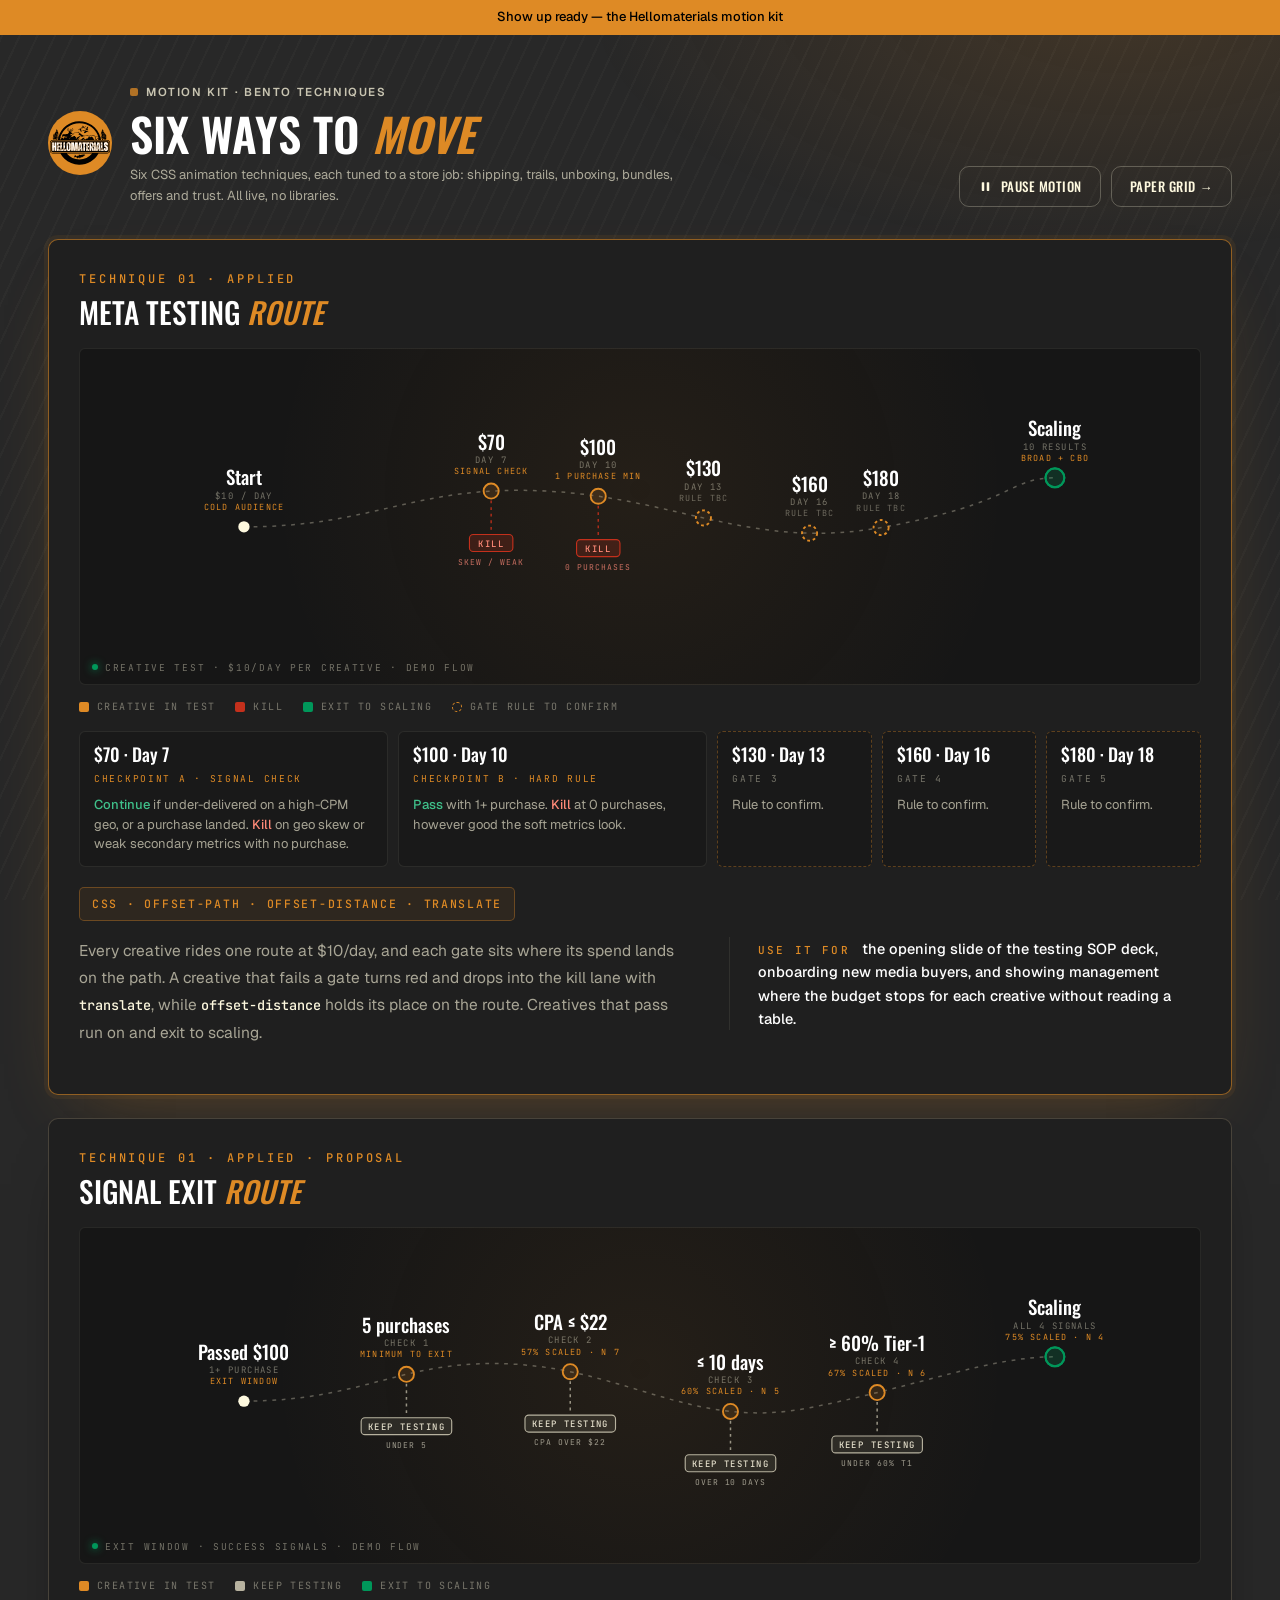
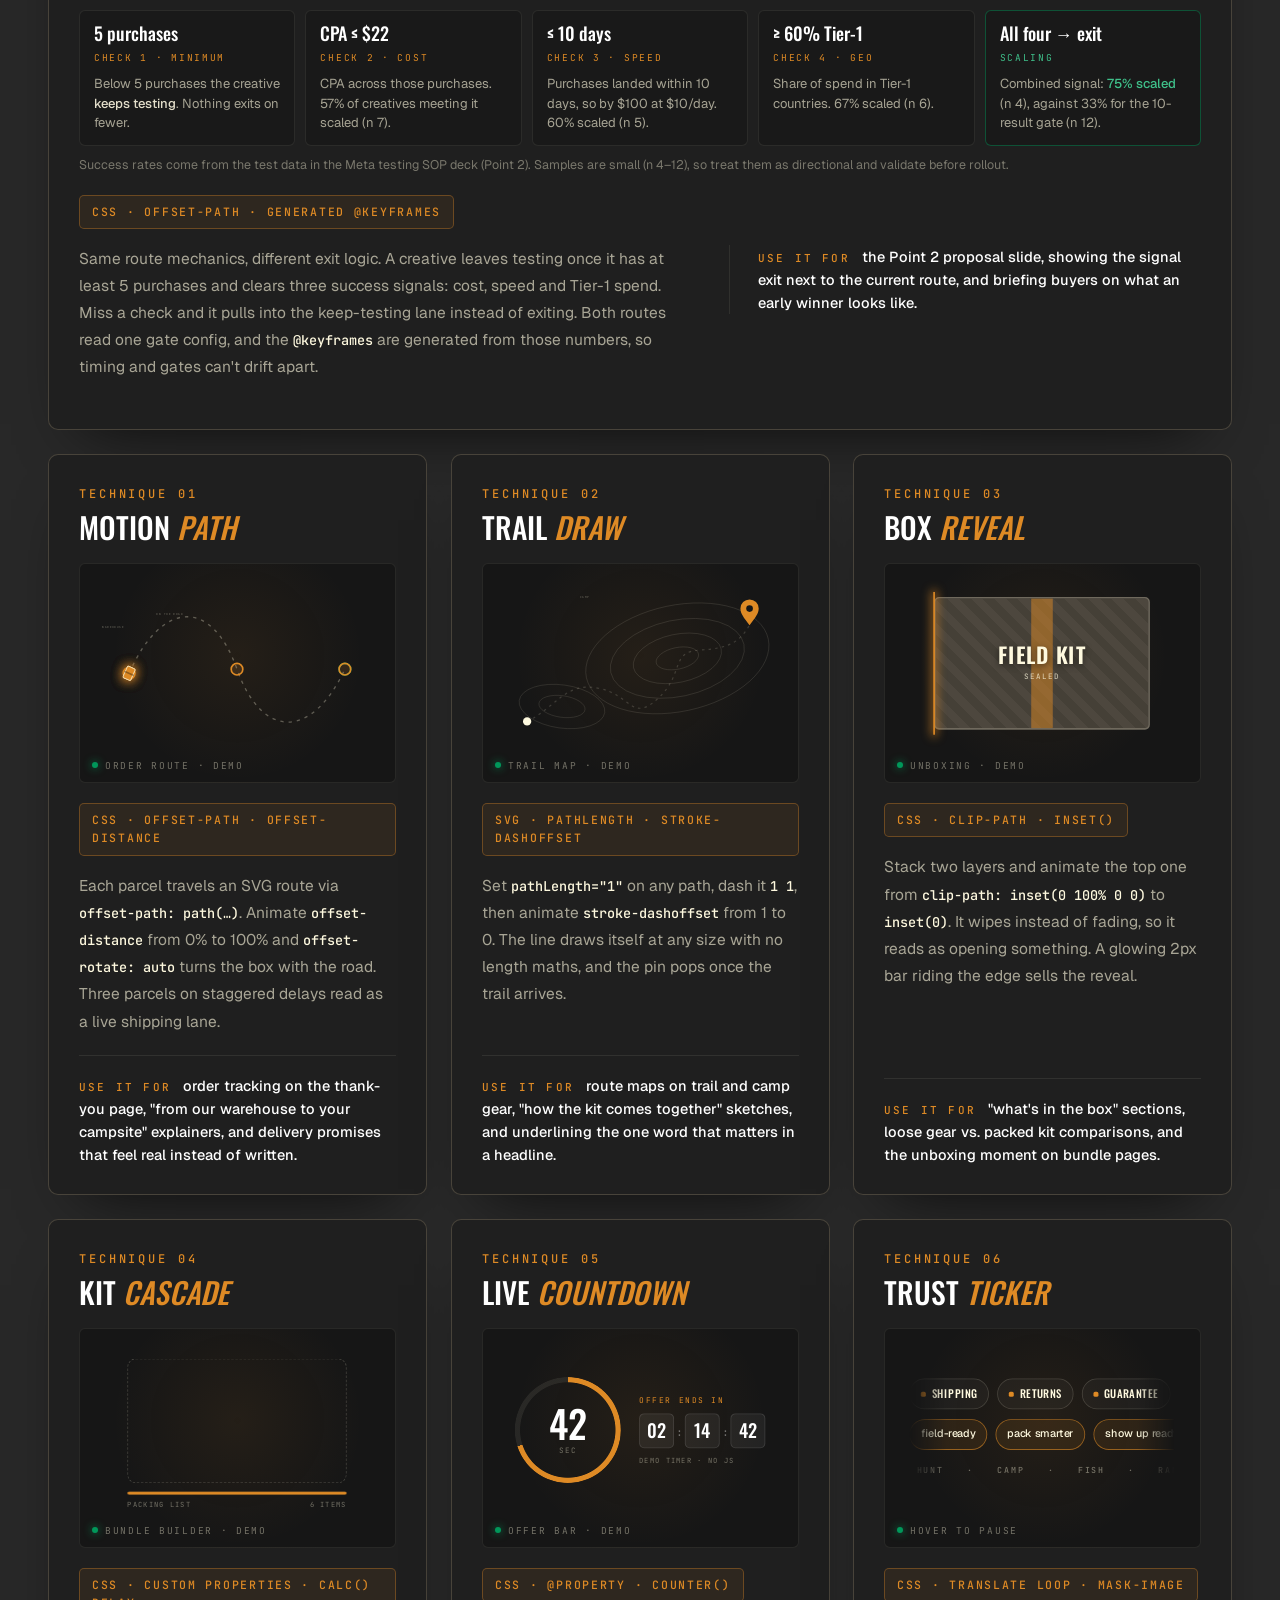
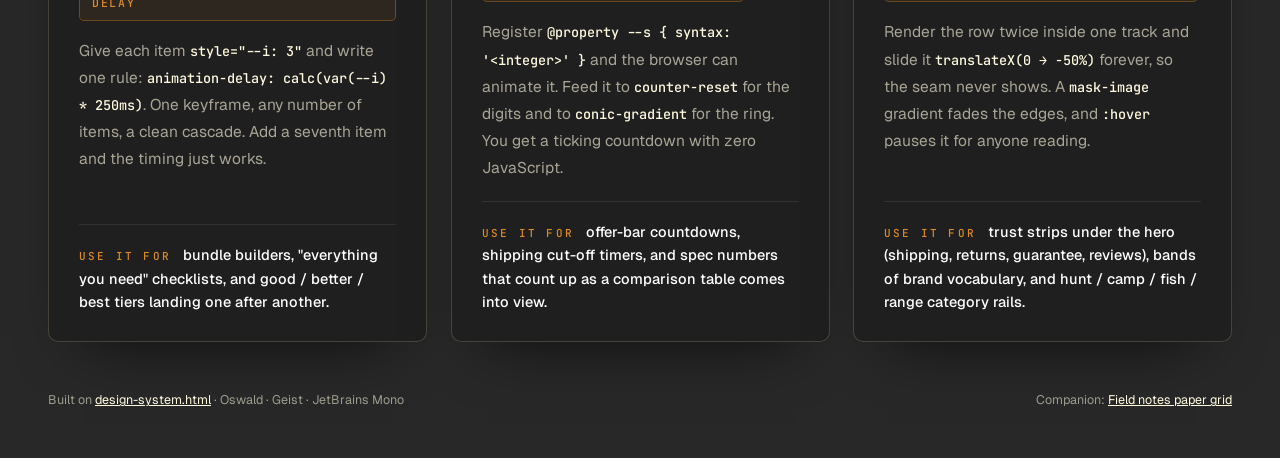
<file: design/02-bento/hellomaterials-bento-motion-kit.html>
<!doctype html>
<!--
  Hellomaterials — Motion Kit · Bento techniques (v1 · 13 Sep 2026)
  Six live CSS animation techniques, each mapped to a Hellomaterials use case.
  Tokens: ../01-brand/design-system.html (palette, Oswald/Geist, radii) ·
  mono face from bento-components/styles.css · copy from brand values B1.3 / voice B2.2.
-->
<html lang="en">
<head>
<meta charset="utf-8" />
<meta name="viewport" content="width=device-width, initial-scale=1" />
<title>Hellomaterials — Motion Kit Bento</title>
<link rel="preconnect" href="https://fonts.googleapis.com">
<link rel="preconnect" href="https://fonts.gstatic.com" crossorigin>
<link href="https://fonts.googleapis.com/css2?family=Geist:wght@400;500;600&family=Oswald:wght@400;500;600&family=JetBrains+Mono:wght@400;500&display=swap" rel="stylesheet">
<style>
  :root {
    --orange:     #DE8A25;
    --orange-19:  #B4701E;
    --orange-40:  #855316;
    --charcoal:   #282828;
    --graphite:   #343434;
    --ink:        #202020;
    --brown:      #4D473E;
    --brown-19:   #6F695D;
    --brown-60:   #B7B29F;
    --cream:      #FEF9DF;
    --sale-green: #00975A;
    --r-block: 10px;
    --r-medium: 6px;
    --r-badge: 5px;
    --f-head: 'Oswald', 'Arial Narrow', sans-serif;
    --f-body: 'Geist', 'Helvetica Neue', Arial, sans-serif;
    --f-mono: 'JetBrains Mono', ui-monospace, 'Cascadia Mono', Consolas, monospace;
    --ease: cubic-bezier(.65, 0, .35, 1);
    /* dark-card roles */
    --card:   #1F1F1F;
    --well:   #161616;
    --line:   rgba(254,249,223,.08);
    --dim:    rgba(254,249,223,.62);
    --faint:  rgba(254,249,223,.4);
  }

  /* Registered properties → the browser can interpolate them (technique 05) */
  @property --s { syntax: '<integer>'; inherits: true; initial-value: 42; }
  @property --m { syntax: '<integer>'; inherits: true; initial-value: 14; }

  * { box-sizing: border-box; }
  html { -webkit-text-size-adjust: 100%; }
  body { margin: 0; min-height: 100vh; background: var(--charcoal); color: var(--cream); font-family: var(--f-body); font-size: 15px; line-height: 1.6; -webkit-font-smoothing: antialiased; }
  body::before { content: ""; position: fixed; inset: 0; pointer-events: none; background: radial-gradient(900px 420px at 88% 0%, rgba(222,138,37,.14), transparent 60%), repeating-linear-gradient(115deg, rgba(254,249,223,.022) 0 2px, transparent 2px 16px); }
  h1, h2, p { margin: 0; }

  /* ── Header ────────────────────────────────────────────── */
  .announce { position: relative; background: var(--orange); color: #000; font-size: 13px; font-weight: 500; text-align: center; padding: 7px 16px; }
  .wrap { position: relative; max-width: 1560px; margin: 0 auto; padding-inline: clamp(16px, 4vw, 48px); }
  .top { display: flex; flex-wrap: wrap; align-items: flex-end; justify-content: space-between; gap: 20px 32px; padding-block: 44px 32px; }
  .brand { display: flex; align-items: center; gap: 18px; }
  .brand img { width: 64px; height: 64px; flex: none; }
  .eyebrow { display: inline-flex; align-items: center; gap: 8px; font-size: 11.5px; font-weight: 600; letter-spacing: .14em; text-transform: uppercase; opacity: .75; }
  .eyebrow::before { content: ""; width: 8px; height: 8px; background: var(--orange); border-radius: 2px; }
  .top h1 { font-family: var(--f-head); font-weight: 600; text-transform: uppercase; font-size: clamp(28px, 4vw, 46px); line-height: 1.05; margin-top: 6px; color: #fff; }
  .top h1 em { color: var(--orange); }
  .top .meta { color: rgba(254,249,223,.62); font-size: 13px; margin-top: 8px; max-width: 64ch; }
  .actions { display: flex; flex-wrap: wrap; gap: 10px; }
  .btn { display: inline-flex; align-items: center; gap: 8px; font-family: var(--f-head); font-weight: 500; text-transform: uppercase; letter-spacing: .04em; font-size: 13px; line-height: 1; padding: 12px 18px; border-radius: var(--r-block); border: 1px solid rgba(254,249,223,.25); background: transparent; color: var(--cream); cursor: pointer; text-decoration: none; transition: background .2s, color .2s, border-color .2s; }
  .btn:hover, .btn:focus-visible { background: var(--orange); border-color: var(--orange); color: #000; outline: none; }
  .btn svg { width: 15px; height: 15px; }

  /* ── Grid + technique card ─────────────────────────────── */
  .grid { display: grid; grid-template-columns: repeat(3, minmax(0, 1fr)); gap: 24px; padding-bottom: 40px; }
  @media (max-width: 1180px) { .grid { grid-template-columns: repeat(2, minmax(0, 1fr)); } }
  @media (max-width: 740px)  { .grid { grid-template-columns: 1fr; gap: 18px; } }

  .tq { display: flex; flex-direction: column; padding: 30px 30px 28px; background: var(--card); border: 1px solid rgba(77,71,62,.9); border-radius: var(--r-block); box-shadow: 0 30px 60px -36px rgba(0,0,0,.8); transition: border-color .3s, transform .4s var(--ease); }
  .tq:hover { border-color: rgba(222,138,37,.55); transform: translateY(-3px); }
  .tq.feature { border-color: rgba(222,138,37,.6); box-shadow: 0 0 0 4px rgba(222,138,37,.07), 0 30px 70px -36px rgba(222,138,37,.35); }
  .tq-num { font-family: var(--f-mono); font-size: 12px; font-weight: 500; letter-spacing: .24em; text-transform: uppercase; color: var(--orange); }
  .tq h2 { font-family: var(--f-head); font-weight: 500; text-transform: uppercase; font-size: clamp(28px, 2.3vw, 36px); line-height: 1.05; margin: 8px 0 20px; color: #fff; }
  .tq h2 em { font-style: italic; color: var(--orange); }

  .tq { container-type: inline-size; min-width: 0; }
  /* height follows card width (16:10) without forcing a min-width */
  .stage { position: relative; height: 250px; height: max(220px, 62.5cqi); overflow: hidden; border-radius: var(--r-medium); border: 1px solid var(--line); background: radial-gradient(circle at 50% 42%, rgba(222,138,37,.07), transparent 62%), var(--well); }
  .canvas { position: absolute; left: 50%; top: calc(50% - 8px); width: 320px; height: 200px; transform: translate(-50%, -50%) scale(var(--sc, 1)); }
  .canvas > svg { display: block; width: 100%; height: 100%; overflow: visible; }

  /* ── Applied · Meta testing route (wide card) ──────────── */
  .tq.wide { grid-column: 1 / -1; --sale-red: #C4301C; }
  .tq.wide .stage { height: max(330px, 30cqi); }
  .canvas.route-h { width: 960px; height: 300px; }
  .canvas.route-v { width: 320px; height: 800px; display: none; }
  @media (max-width: 1000px) {
    .tq.wide .stage { height: 840px; }
    .canvas.route-h { display: none; }
    .canvas.route-v { display: block; }
  }
  .g-amt  { font-family: var(--f-head); font-weight: 500; font-size: 20px; fill: #fff; }
  .g-day  { font-family: var(--f-mono); font-size: 9.5px; letter-spacing: .16em; fill: var(--faint); }
  .g-rule { font-family: var(--f-mono); font-size: 9px; letter-spacing: .14em; fill: var(--orange); }
  .g-rule.tbc { fill: rgba(254,249,223,.35); }
  .node-start { fill: var(--cream); }
  .node-tbc  { fill: rgba(222,138,37,.06); stroke: var(--orange); stroke-width: 2; stroke-dasharray: 3 3; }
  .node-end  { fill: rgba(0,151,90,.2); stroke: var(--sale-green); stroke-width: 2.2; }
  .kill-line { fill: none; stroke: var(--sale-red); stroke-width: 1.6; stroke-dasharray: 3 4; opacity: .85; }
  .kill-chip { fill: rgba(196,48,28,.2); stroke: var(--sale-red); stroke-width: 1.2; }
  .kill-txt  { font-family: var(--f-mono); font-size: 9.5px; font-weight: 500; letter-spacing: .16em; fill: #FF8A78; }
  .kill-sub  { font-family: var(--f-mono); font-size: 8.5px; letter-spacing: .12em; fill: rgba(255,138,120,.75); }

  /* Creatives riding the route. Distance is linear in time: 100% of the route at 96% of the cycle,
     so a gate at spend fraction f is reached at f × 0.96 of the cycle. */
  .cr { position: absolute; top: 0; left: 0; width: 14px; height: 14px; border-radius: 3px; background: var(--orange); border: 1px solid rgba(254,249,223,.75); box-shadow: 0 0 14px rgba(222,138,37,.7); offset-rotate: 0deg; opacity: 0; animation-duration: 10s; animation-timing-function: linear; animation-iteration-count: infinite; animation-delay: var(--dl, 0s); }
  /* offset-path, animation-name/-duration and --drop are set per creative by the route script;
     the @keyframes are generated there from each route's gate fractions. */
  .hold-line { fill: none; stroke: #B7B29F; stroke-width: 1.6; stroke-dasharray: 3 4; opacity: .8; }
  .hold-chip { fill: rgba(183,178,159,.12); stroke: #B7B29F; stroke-width: 1.2; }
  .hold-txt  { font-family: var(--f-mono); font-size: 9.5px; font-weight: 500; letter-spacing: .16em; fill: #E4DFCB; }
  .hold-sub  { font-family: var(--f-mono); font-size: 8.5px; letter-spacing: .12em; fill: rgba(228,223,203,.65); }
  .legend i.h { background: #B7B29F; }
  .gs.exit { border-color: rgba(0,151,90,.45); }
  .gs.exit .gs-t { color: #3FC08A; }
  .data-note { margin-top: 10px; font-size: 12.5px; line-height: 1.5; color: var(--faint); }
  .gate-strip.even { grid-template-columns: repeat(5, 1fr); }
  @media (max-width: 1180px) { .gate-strip.even { grid-template-columns: repeat(6, 1fr); } .gate-strip.even .gs { grid-column: span 2; } }
  @media (max-width: 740px)  { .gate-strip.even { grid-template-columns: 1fr; } .gate-strip.even .gs { grid-column: auto; } }
  body.still .cr { opacity: 1; offset-distance: var(--still, 0%); }

  .legend { display: flex; flex-wrap: wrap; gap: 8px 20px; margin-top: 14px; font-family: var(--f-mono); font-size: 10px; letter-spacing: .14em; text-transform: uppercase; color: var(--faint); }
  .legend span { display: inline-flex; align-items: center; gap: 8px; }
  .legend i { width: 10px; height: 10px; border-radius: 2px; background: var(--orange); }
  .legend i.k { background: var(--sale-red); }
  .legend i.p { background: var(--sale-green); }
  .legend i.t { background: none; border: 1.5px dashed var(--orange); border-radius: 50%; }

  .gate-strip { display: grid; grid-template-columns: 2fr 2fr 1fr 1fr 1fr; gap: 10px; margin-top: 16px; }
  .gs { background: #191919; border: 1px solid var(--line); border-radius: var(--r-medium); padding: 12px 14px; }
  .gs b { display: block; font-family: var(--f-head); font-weight: 500; font-size: 18px; line-height: 1.2; color: #fff; }
  .gs .gs-t { font-family: var(--f-mono); font-size: 9.5px; letter-spacing: .18em; text-transform: uppercase; color: var(--orange); }
  .gs p { margin-top: 6px; font-size: 13px; line-height: 1.5; color: var(--dim); }
  .gs p .k { color: #FF8A78; font-weight: 500; }
  .gs p .p { color: #3FC08A; font-weight: 500; }
  .gs.tbc { border-style: dashed; border-color: rgba(222,138,37,.35); }
  .gs.tbc .gs-t { color: var(--faint); }
  @media (max-width: 1180px) { .gate-strip { grid-template-columns: repeat(6, 1fr); } .gs { grid-column: span 3; } .gs.tbc { grid-column: span 2; } }
  @media (max-width: 740px)  { .gate-strip { grid-template-columns: 1fr; } .gs, .gs.tbc { grid-column: auto; } }

  .wide-foot { display: grid; grid-template-columns: 1.3fr 1fr; gap: 12px 36px; align-items: start; }
  .wide-foot .unlocks { margin-top: 16px; padding-top: 0; border-top: 0; padding-left: 28px; border-left: 1px solid var(--line); }
  @media (max-width: 900px) {
    .wide-foot { grid-template-columns: 1fr; }
    .wide-foot .desc { margin-bottom: 0; }
    .wide-foot .unlocks { margin-top: 0; padding-left: 0; border-left: 0; padding-top: 16px; border-top: 1px solid var(--line); }
  }
  .stage-cap { position: absolute; left: 12px; bottom: 9px; font-family: var(--f-mono); font-size: 9.5px; letter-spacing: .18em; text-transform: uppercase; color: var(--faint); }
  .stage-cap::before { content: ""; display: inline-block; width: 6px; height: 6px; margin-right: 7px; border-radius: 50%; background: var(--sale-green); box-shadow: 0 0 8px var(--sale-green); vertical-align: 1px; }

  .code-pill { align-self: flex-start; margin-top: 20px; font-family: var(--f-mono); font-size: 11.5px; font-weight: 500; letter-spacing: .15em; text-transform: uppercase; color: var(--orange); background: rgba(222,138,37,.08); border: 1px solid rgba(222,138,37,.35); border-radius: var(--r-badge); padding: 7px 12px; }
  .desc { margin: 16px 0 20px; color: var(--dim); font-size: 15.5px; line-height: 1.75; }
  .desc code { font-family: var(--f-mono); font-size: 13.5px; font-weight: 500; color: var(--cream); }
  .unlocks { margin-top: auto; padding-top: 18px; border-top: 1px solid var(--line); color: #fff; font-size: 14.5px; font-weight: 500; line-height: 1.6; }
  .unlocks b { font-family: var(--f-mono); font-size: 11px; font-weight: 500; letter-spacing: .2em; text-transform: uppercase; color: var(--orange); margin-right: 8px; }

  /* SVG helpers */
  .lbl { font-family: var(--f-mono); font-size: 9px; letter-spacing: .16em; fill: var(--faint); }

  /* ── 01 Motion path ────────────────────────────────────── */
  .route { fill: none; stroke: rgba(254,249,223,.3); stroke-width: 1.6; stroke-dasharray: 4 6; animation: flow 1.2s linear infinite; }
  @keyframes flow { to { stroke-dashoffset: -20; } }
  .node { fill: rgba(222,138,37,.14); stroke: var(--orange); stroke-width: 2; }
  .ping { fill: none; stroke: var(--sale-green); stroke-width: 2; transform-box: fill-box; transform-origin: center; animation: ping 1.5s ease-out infinite; }
  @keyframes ping { from { transform: scale(1); opacity: .9; } to { transform: scale(2.8); opacity: 0; } }
  .pkg {
    position: absolute; top: 0; left: 0; width: 16px; height: 11px; border-radius: 2px;
    background: var(--orange); border: 1px solid rgba(254,249,223,.7);
    box-shadow: 0 0 14px rgba(222,138,37,.75);
    offset-path: path('M30 110 C 70 20, 130 20, 160 105 S 250 190, 290 105');
    offset-rotate: auto;
    animation: travel 4.5s cubic-bezier(.45,.05,.55,.95) infinite;
    animation-delay: var(--dl, 0s);
  }
  .pkg::after { content: ""; position: absolute; left: 50%; top: -1px; bottom: -1px; width: 2px; margin-left: -1px; background: rgba(0,0,0,.35); }
  @keyframes travel {
    0%   { offset-distance: 0%;   opacity: 0; }
    8%   { opacity: 1; }
    92%  { opacity: 1; }
    100% { offset-distance: 100%; opacity: 0; }
  }

  /* ── 02 Stroke draw ────────────────────────────────────── */
  .topo { fill: none; stroke: rgba(183,178,159,.16); stroke-width: 1.1; }
  .plan { fill: none; stroke: rgba(254,249,223,.16); stroke-width: 1.4; stroke-dasharray: 3 5; }
  .trail { fill: none; stroke: var(--orange); stroke-width: 2.6; stroke-linecap: round; stroke-dasharray: 1 1; stroke-dashoffset: 1; animation: trail 5.5s var(--ease) infinite; }
  @keyframes trail {
    0%   { stroke-dashoffset: 1; opacity: 1; }
    55%  { stroke-dashoffset: 0; opacity: 1; }
    86%  { stroke-dashoffset: 0; opacity: 1; }
    100% { stroke-dashoffset: 0; opacity: 0; }
  }
  .pin-end { transform-box: fill-box; transform-origin: 50% 100%; animation: pin 5.5s infinite; }
  @keyframes pin {
    0%, 52% { transform: scale(0); opacity: 1; }
    60%     { transform: scale(1.25); }
    66%, 86% { transform: scale(1); opacity: 1; }
    100%    { transform: scale(1); opacity: 0; }
  }

  /* ── 03 Clip-path wipe ─────────────────────────────────── */
  .crate, .contents { position: absolute; left: 30px; top: 18px; width: 260px; height: 160px; border-radius: var(--r-medium); }
  .crate { display: grid; place-content: center; text-align: center; background: repeating-linear-gradient(45deg, #4D473E 0 10px, #454037 10px 20px); border: 2px solid var(--brown-19); }
  .crate::before { content: ""; position: absolute; left: 50%; top: 0; bottom: 0; width: 26px; margin-left: -13px; background: rgba(222,138,37,.5); }
  .crate b { position: relative; font-family: var(--f-head); font-weight: 600; font-size: 26px; letter-spacing: .04em; color: var(--cream); line-height: 1; text-shadow: 0 2px 8px rgba(0,0,0,.5); }
  .crate small { position: relative; font-family: var(--f-mono); font-size: 9px; letter-spacing: .24em; color: var(--cream); opacity: .8; margin-top: 6px; }
  .contents { background: var(--cream); color: var(--ink); padding: 13px 16px; clip-path: inset(0 100% 0 0); animation: wipe 5s var(--ease) infinite; }
  .contents header { display: flex; justify-content: space-between; font-family: var(--f-mono); font-size: 8.5px; letter-spacing: .18em; color: var(--brown-19); padding-bottom: 8px; border-bottom: 1px solid rgba(77,71,62,.2); }
  .contents h3 { margin: 8px 0 6px; font-family: var(--f-head); font-weight: 600; text-transform: uppercase; font-size: 17px; line-height: 1; }
  .contents ul { list-style: none; margin: 0; padding: 0; display: grid; grid-template-columns: 1fr 1fr; gap: 5px 12px; font-size: 12px; }
  .contents li { display: flex; align-items: center; gap: 7px; }
  .contents li span { font-family: var(--f-mono); font-size: 9px; color: var(--orange-19); }
  @keyframes wipe {
    0%, 8%   { clip-path: inset(0 100% 0 0); }
    45%, 78% { clip-path: inset(0 0 0 0); }
    100%     { clip-path: inset(0 0 0 100%); }
  }
  .scan { position: absolute; left: 29px; top: 12px; width: 2px; height: 172px; background: var(--orange); box-shadow: 0 0 12px 2px rgba(222,138,37,.8); animation: scan 5s var(--ease) infinite; }
  @keyframes scan {
    0%   { transform: translateX(0);     opacity: 0; }
    8%   { transform: translateX(0);     opacity: 1; }
    45%  { transform: translateX(260px); opacity: 1; }
    46%  { transform: translateX(260px); opacity: 0; }
    77%  { transform: translateX(0);     opacity: 0; }
    78%  { transform: translateX(0);     opacity: 1; }
    100% { transform: translateX(260px); opacity: 1; }
  }

  /* ── 04 Stagger ────────────────────────────────────────── */
  .pack { position: absolute; left: 28px; top: 14px; width: 264px; height: 150px; padding: 13px; border: 1.5px dashed rgba(254,249,223,.22); border-radius: var(--r-block); display: grid; grid-template-columns: repeat(3, 1fr); gap: 10px; }
  .item { display: flex; flex-direction: column; align-items: center; justify-content: center; gap: 5px; background: #242424; border: 1px solid var(--brown); border-radius: var(--r-medium); color: var(--cream); animation: drop 6s var(--ease) infinite; animation-delay: calc(var(--i) * 250ms); opacity: 0; }
  .item svg { width: 20px; height: 20px; fill: none; stroke: currentColor; stroke-width: 1.7; stroke-linecap: round; stroke-linejoin: round; }
  .item span { font-family: var(--f-mono); font-size: 8.5px; letter-spacing: .14em; text-transform: uppercase; color: var(--faint); }
  @keyframes drop {
    0%       { transform: translateY(-28px) scale(.9); opacity: 0; border-color: var(--brown); }
    10%      { transform: translateY(3px) scale(1);    opacity: 1; border-color: var(--orange); }
    14%      { transform: translateY(0); }
    30%      { border-color: var(--brown); }
    82%      { transform: translateY(0); opacity: 1; }
    92%, 100% { transform: translateY(0); opacity: 0; }
  }
  .pack-bar { position: absolute; left: 28px; top: 174px; width: 264px; height: 4px; border-radius: 4px; background: rgba(254,249,223,.08); overflow: hidden; }
  .pack-bar::after { content: ""; position: absolute; inset: 0; background: var(--orange); transform-origin: left; animation: bar 6s var(--ease) infinite; }
  @keyframes bar { 0% { transform: scaleX(0); opacity: 1; } 36% { transform: scaleX(1); } 84% { transform: scaleX(1); opacity: 1; } 94%, 100% { transform: scaleX(1); opacity: 0; } }
  .pack-legend { position: absolute; left: 28px; top: 184px; width: 264px; display: flex; justify-content: space-between; font-family: var(--f-mono); font-size: 8.5px; letter-spacing: .16em; color: var(--faint); }

  /* ── 05 @property counter ──────────────────────────────── */
  .timer { position: absolute; inset: 0; display: flex; align-items: center; justify-content: center; gap: 22px; animation: sec 60s linear infinite, min 3600s linear infinite; }
  @keyframes sec { from { --s: 59; } to { --s: 0; } }
  @keyframes min { from { --m: 59; } to { --m: 0; } }
  .dial { position: relative; width: 128px; height: 128px; display: grid; place-content: center; text-align: center; flex: none; }
  .dial::before { content: ""; position: absolute; inset: 0; border-radius: 50%; background: conic-gradient(var(--orange) calc(var(--s) * 6deg), rgba(254,249,223,.08) 0); -webkit-mask: radial-gradient(farthest-side, transparent calc(100% - 7px), #000 calc(100% - 6px)); mask: radial-gradient(farthest-side, transparent calc(100% - 7px), #000 calc(100% - 6px)); }
  .dial .big { font-family: var(--f-head); font-weight: 500; font-size: 46px; line-height: 1; color: #fff; counter-reset: sec var(--s); font-variant-numeric: tabular-nums; }
  .dial .big::after { content: counter(sec, decimal-leading-zero); }
  .dial small { font-family: var(--f-mono); font-size: 9px; letter-spacing: .22em; color: var(--faint); margin-top: 4px; }
  .clock { display: flex; flex-direction: column; gap: 9px; }
  .clock .k { font-family: var(--f-mono); font-size: 9.5px; letter-spacing: .2em; color: var(--orange); }
  .units { display: flex; align-items: center; gap: 5px; font-family: var(--f-head); color: #fff; }
  .u { width: 42px; height: 42px; display: grid; place-items: center; font-size: 22px; font-weight: 500; font-variant-numeric: tabular-nums; background: rgba(255,255,255,.06); border: 1px solid rgba(255,255,255,.12); border-radius: var(--r-medium); }
  .u.m { counter-reset: min var(--m); } .u.m::after { content: counter(min, decimal-leading-zero); }
  .u.s { counter-reset: sec var(--s); } .u.s::after { content: counter(sec, decimal-leading-zero); }
  .units i { font-style: normal; opacity: .45; }
  .clock .note { font-family: var(--f-mono); font-size: 8.5px; letter-spacing: .16em; color: var(--faint); }

  /* ── 06 Marquee ────────────────────────────────────────── */
  .marquee { position: absolute; inset: 0; display: flex; flex-direction: column; justify-content: center; gap: 12px; overflow: hidden; -webkit-mask-image: linear-gradient(90deg, transparent, #000 14%, #000 86%, transparent); mask-image: linear-gradient(90deg, transparent, #000 14%, #000 86%, transparent); }
  .row { display: flex; width: max-content; animation: marq 16s linear infinite; }
  .row.r2 { animation-duration: 21s; animation-direction: reverse; }
  .row.r3 { animation-duration: 26s; }
  @keyframes marq { to { transform: translateX(-50%); } }
  .stage:hover .row { animation-play-state: paused; }
  .chip { flex: none; margin-right: 10px; display: inline-flex; align-items: center; gap: 7px; padding: 7px 13px; border-radius: 999px; white-space: nowrap; font-family: var(--f-head); font-weight: 500; font-size: 13px; letter-spacing: .05em; text-transform: uppercase; color: var(--cream); border: 1px solid rgba(254,249,223,.16); background: rgba(255,255,255,.03); }
  .chip i { width: 6px; height: 6px; border-radius: 2px; background: var(--orange); }
  .r2 .chip { font-family: var(--f-body); text-transform: none; letter-spacing: 0; font-weight: 500; border-color: rgba(222,138,37,.6); background: rgba(222,138,37,.1); }
  .r3 .chip { font-family: var(--f-mono); font-size: 10px; letter-spacing: .22em; color: var(--faint); border-color: transparent; background: none; padding: 4px 8px; }

  /* ── Motion control ────────────────────────────────────── */
  body.is-paused .stage *, body.is-paused .stage *::before, body.is-paused .stage *::after { animation-play-state: paused !important; }
  /* Still frame for prefers-reduced-motion until the viewer presses Play */
  body.still .stage *, body.still .stage *::before, body.still .stage *::after { animation: none !important; }
  body.still .pkg { opacity: 1; offset-distance: var(--still); }
  body.still .trail { stroke-dashoffset: 0; }
  body.still .contents { clip-path: inset(0); }
  body.still .scan { opacity: 0; }
  body.still .item { opacity: 1; }
  body.still .pack-bar::after { transform: scaleX(1); }
  body.still .ping { opacity: 0; }

  .foot { display: flex; flex-wrap: wrap; justify-content: space-between; gap: 12px 24px; padding-block: 8px 48px; color: rgba(254,249,223,.55); font-size: 12.5px; }
  .foot a { color: var(--cream); }

  @media (max-width: 740px) {
    .tq { padding: 24px 20px 22px; }
    .brand img { width: 48px; height: 48px; }
    .code-pill { letter-spacing: .1em; font-size: 10.5px; }
    .desc { font-size: 15px; }
  }
</style>
</head>
<body>

<div class="announce">Show up ready — the Hellomaterials motion kit</div>

<header class="wrap top">
  <div class="brand">
    <img src="../01-brand/hellomaterials-logo.svg" alt="Hellomaterials logo">
    <div>
      <span class="eyebrow">Motion kit · Bento techniques</span>
      <h1>Six ways to <em>move</em></h1>
      <p class="meta">Six CSS animation techniques, each tuned to a store job: shipping, trails, unboxing, bundles, offers and trust. All live, no libraries.</p>
    </div>
  </div>
  <div class="actions">
    <button class="btn" id="motion" type="button" aria-pressed="false">
      <svg viewBox="0 0 24 24" fill="currentColor" aria-hidden="true"><rect x="6" y="5" width="4" height="14" rx="1"/><rect x="14" y="5" width="4" height="14" rx="1"/></svg>
      <span>Pause motion</span>
    </button>
    <a class="btn" href="hellomaterials-bento-paper-grid.html">Paper grid →</a>
  </div>
</header>

<main class="wrap grid">

  <!-- 01 · MOTION PATH ─────────────────────────────────── -->
  <article class="tq wide feature" id="testing-route">
    <span class="tq-num">Technique 01 · Applied</span>
    <h2>Meta testing <em>route</em></h2>
    <div class="stage" role="img" aria-label="Creative testing route at $10 per day: start, gate at $70 day 7 signal check with kill lane, gate at $100 day 10 one-purchase rule with kill lane, gates at $130, $160 and $180 with rules to confirm, then exit to scaling at 10 results">
      <div class="canvas route-h" data-route="testing" data-w="960" data-h="300">
        <svg viewBox="0 0 960 300" aria-hidden="true">
          <path class="route" d="M60 170 C 200 170, 240 125, 380 132 S 600 196, 740 170 S 870 118, 920 118"/>
          <g class="marks"></g>
        </svg>
      </div>
      <div class="canvas route-v" data-route="testing" data-w="320" data-h="800">
        <svg viewBox="0 0 320 800" aria-hidden="true">
          <path class="route" d="M140 40 C 140 150, 100 200, 108 300 S 176 460, 156 570 S 130 690, 140 760"/>
          <g class="marks"></g>
        </svg>
      </div>
      <span class="stage-cap">Creative test · $10/day per creative · demo flow</span>
    </div>
    <div class="legend">
      <span><i></i>Creative in test</span>
      <span><i class="k"></i>Kill</span>
      <span><i class="p"></i>Exit to scaling</span>
      <span><i class="t"></i>Gate rule to confirm</span>
    </div>
    <div class="gate-strip">
      <div class="gs"><b>$70 · Day 7</b><span class="gs-t">Checkpoint A · signal check</span><p><span class="p">Continue</span> if under-delivered on a high-CPM geo, or a purchase landed. <span class="k">Kill</span> on geo skew or weak secondary metrics with no purchase.</p></div>
      <div class="gs"><b>$100 · Day 10</b><span class="gs-t">Checkpoint B · hard rule</span><p><span class="p">Pass</span> with 1+ purchase. <span class="k">Kill</span> at 0 purchases, however good the soft metrics look.</p></div>
      <div class="gs tbc"><b>$130 · Day 13</b><span class="gs-t">Gate 3</span><p>Rule to confirm.</p></div>
      <div class="gs tbc"><b>$160 · Day 16</b><span class="gs-t">Gate 4</span><p>Rule to confirm.</p></div>
      <div class="gs tbc"><b>$180 · Day 18</b><span class="gs-t">Gate 5</span><p>Rule to confirm.</p></div>
    </div>
    <span class="code-pill">CSS · offset-path · offset-distance · translate</span>
    <div class="wide-foot">
      <p class="desc">Every creative rides one route at $10/day, and each gate sits where its spend lands on the path. A creative that fails a gate turns red and drops into the kill lane with <code>translate</code>, while <code>offset-distance</code> holds its place on the route. Creatives that pass run on and exit to scaling.</p>
      <p class="unlocks"><b>Use it for</b> the opening slide of the testing SOP deck, onboarding new media buyers, and showing management where the budget stops for each creative without reading a table.</p>
    </div>
  </article>

  <!-- APPLIED · SIGNAL EXIT ROUTE (proposal) -->
  <article class="tq wide" id="signal-route">
    <span class="tq-num">Technique 01 · Applied · Proposal</span>
    <h2>Signal exit <em>route</em></h2>
    <div class="stage" role="img" aria-label="Signal exit route: after passing the $100 gate, a creative needs at least 5 purchases, CPA at or under $22, those purchases within 10 days, and at least 60% of spend in Tier-1 countries to exit to scaling; missing any check sends it to keep testing">
      <div class="canvas route-h" data-route="signal" data-w="960" data-h="300">
        <svg viewBox="0 0 960 300" aria-hidden="true">
          <path class="route" d="M60 165 C 190 165, 230 118, 350 126 S 540 196, 660 172 S 850 118, 920 118"/>
          <g class="marks"></g>
        </svg>
      </div>
      <div class="canvas route-v" data-route="signal" data-w="320" data-h="800">
        <svg viewBox="0 0 320 800" aria-hidden="true">
          <path class="route" d="M160 40 C 160 150, 140 200, 144 300 S 182 460, 172 570 S 154 690, 160 760"/>
          <g class="marks"></g>
        </svg>
      </div>
      <span class="stage-cap">Exit window · success signals · demo flow</span>
    </div>
    <div class="legend">
      <span><i></i>Creative in test</span>
      <span><i class="h"></i>Keep testing</span>
      <span><i class="p"></i>Exit to scaling</span>
    </div>
    <div class="gate-strip even">
      <div class="gs"><b>5 purchases</b><span class="gs-t">Check 1 · minimum</span><p>Below 5 purchases the creative <span style="color:#E4DFCB;font-weight:500">keeps testing</span>. Nothing exits on fewer.</p></div>
      <div class="gs"><b>CPA ≤ $22</b><span class="gs-t">Check 2 · cost</span><p>CPA across those purchases. 57% of creatives meeting it scaled (n 7).</p></div>
      <div class="gs"><b>≤ 10 days</b><span class="gs-t">Check 3 · speed</span><p>Purchases landed within 10 days, so by $100 at $10/day. 60% scaled (n 5).</p></div>
      <div class="gs"><b>≥ 60% Tier-1</b><span class="gs-t">Check 4 · geo</span><p>Share of spend in Tier-1 countries. 67% scaled (n 6).</p></div>
      <div class="gs exit"><b>All four → exit</b><span class="gs-t">Scaling</span><p>Combined signal: <span class="p">75% scaled</span> (n 4), against 33% for the 10-result gate (n 12).</p></div>
    </div>
    <p class="data-note">Success rates come from the test data in the Meta testing SOP deck (Point 2). Samples are small (n 4–12), so treat them as directional and validate before rollout.</p>
    <span class="code-pill">CSS · offset-path · generated @keyframes</span>
    <div class="wide-foot">
      <p class="desc">Same route mechanics, different exit logic. A creative leaves testing once it has at least 5 purchases and clears three success signals: cost, speed and Tier-1 spend. Miss a check and it pulls into the keep-testing lane instead of exiting. Both routes read one gate config, and the <code>@keyframes</code> are generated from those numbers, so timing and gates can't drift apart.</p>
      <p class="unlocks"><b>Use it for</b> the Point 2 proposal slide, showing the signal exit next to the current route, and briefing buyers on what an early winner looks like.</p>
    </div>
  </article>

  <!-- 01 · generic motion-path demo -->
  <article class="tq">
    <span class="tq-num">Technique 01</span>
    <h2>Motion <em>path</em></h2>
    <div class="stage">
      <div class="canvas">
        <svg viewBox="0 0 320 200" aria-hidden="true">
          <path class="route" d="M30 110 C 70 20, 130 20, 160 105 S 250 190, 290 105"/>
          <circle class="node" cx="30" cy="110" r="7"/>
          <circle class="node" cx="160" cy="105" r="7"/>
          <circle class="ping" cx="290" cy="105" r="7"/>
          <circle class="node" cx="290" cy="105" r="7"/>
          <text class="lbl" x="30" y="136" text-anchor="middle">WAREHOUSE</text>
          <text class="lbl" x="174" y="94">ON THE ROAD</text>
          <text class="lbl" x="290" y="84" text-anchor="middle">YOUR CAMP</text>
        </svg>
        <span class="pkg" style="--dl:0s;--still:18%"></span>
        <span class="pkg" style="--dl:-1.5s;--still:50%"></span>
        <span class="pkg" style="--dl:-3s;--still:80%"></span>
      </div>
      <span class="stage-cap">Order route · demo</span>
    </div>
    <span class="code-pill">CSS · offset-path · offset-distance</span>
    <p class="desc">Each parcel travels an SVG route via <code>offset-path: path(…)</code>. Animate <code>offset-distance</code> from 0% to 100% and <code>offset-rotate: auto</code> turns the box with the road. Three parcels on staggered delays read as a live shipping lane.</p>
    <p class="unlocks"><b>Use it for</b> order tracking on the thank-you page, "from our warehouse to your campsite" explainers, and delivery promises that feel real instead of written.</p>
  </article>

  <!-- 02 · STROKE DRAW ─────────────────────────────────── -->
  <article class="tq">
    <span class="tq-num">Technique 02</span>
    <h2>Trail <em>draw</em></h2>
    <div class="stage">
      <div class="canvas">
        <svg viewBox="0 0 320 200" aria-hidden="true">
          <g class="topo">
            <ellipse cx="205" cy="92" rx="112" ry="64" transform="rotate(-12 205 92)"/>
            <ellipse cx="205" cy="92" rx="82" ry="46" transform="rotate(-12 205 92)"/>
            <ellipse cx="205" cy="92" rx="54" ry="29" transform="rotate(-12 205 92)"/>
            <ellipse cx="205" cy="92" rx="26" ry="13" transform="rotate(-12 205 92)"/>
            <ellipse cx="66" cy="150" rx="52" ry="26" transform="rotate(8 66 150)"/>
            <ellipse cx="66" cy="150" rx="28" ry="13" transform="rotate(8 66 150)"/>
          </g>
          <path class="plan" d="M24 168 C 60 150, 70 120, 110 128 S 150 170, 182 140 S 196 84, 232 82 S 280 72, 292 52"/>
          <path class="trail" pathLength="1" d="M24 168 C 60 150, 70 120, 110 128 S 150 170, 182 140 S 196 84, 232 82 S 280 72, 292 52"/>
          <circle cx="24" cy="168" r="5" fill="#FEF9DF"/>
          <g class="pin-end">
            <path d="M292 52 c-7-9-11-14-11-20 a11 11 0 0 1 22 0 c0 6-4 11-11 20z" fill="#DE8A25"/>
            <circle cx="292" cy="32" r="4" fill="#161616"/>
          </g>
          <text class="lbl" x="14" y="190">TRAILHEAD</text>
          <text class="lbl" x="274" y="36" text-anchor="end">CAMP</text>
        </svg>
      </div>
      <span class="stage-cap">Trail map · demo</span>
    </div>
    <span class="code-pill">SVG · pathLength · stroke-dashoffset</span>
    <p class="desc">Set <code>pathLength="1"</code> on any path, dash it <code>1 1</code>, then animate <code>stroke-dashoffset</code> from 1 to 0. The line draws itself at any size with no length maths, and the pin pops once the trail arrives.</p>
    <p class="unlocks"><b>Use it for</b> route maps on trail and camp gear, "how the kit comes together" sketches, and underlining the one word that matters in a headline.</p>
  </article>

  <!-- 03 · CLIP-PATH WIPE ──────────────────────────────── -->
  <article class="tq">
    <span class="tq-num">Technique 03</span>
    <h2>Box <em>reveal</em></h2>
    <div class="stage">
      <div class="canvas">
        <div class="crate"><b>FIELD KIT</b><small>SEALED</small></div>
        <div class="contents">
          <header><span>WHAT'S IN THE BOX</span><span>6 ITEMS</span></header>
          <h3>Sample readiness kit</h3>
          <ul>
            <li><span>01</span>Light</li>
            <li><span>02</span>Fire</li>
            <li><span>03</span>Cord</li>
            <li><span>04</span>Water</li>
            <li><span>05</span>First aid</li>
            <li><span>06</span>Shelter</li>
          </ul>
        </div>
        <span class="scan"></span>
      </div>
      <span class="stage-cap">Unboxing · demo</span>
    </div>
    <span class="code-pill">CSS · clip-path · inset()</span>
    <p class="desc">Stack two layers and animate the top one from <code>clip-path: inset(0 100% 0 0)</code> to <code>inset(0)</code>. It wipes instead of fading, so it reads as opening something. A glowing 2px bar riding the edge sells the reveal.</p>
    <p class="unlocks"><b>Use it for</b> "what's in the box" sections, loose gear vs. packed kit comparisons, and the unboxing moment on bundle pages.</p>
  </article>

  <!-- 04 · STAGGER ─────────────────────────────────────── -->
  <article class="tq">
    <span class="tq-num">Technique 04</span>
    <h2>Kit <em>cascade</em></h2>
    <div class="stage">
      <div class="canvas">
        <div class="pack">
          <div class="item" style="--i:0"><svg viewBox="0 0 24 24"><path d="M8 3h8l-1 6H9z"/><path d="M9 9h6v12H9z"/></svg><span>Light</span></div>
          <div class="item" style="--i:1"><svg viewBox="0 0 24 24"><path d="M12 3c3 4 6 6 6 11a6 6 0 0 1-12 0c0-3 2-5 3-7 1 2 2 3 3 3 0-3-1-5 0-7z"/></svg><span>Fire</span></div>
          <div class="item" style="--i:2"><svg viewBox="0 0 24 24"><circle cx="12" cy="12" r="8"/><circle cx="12" cy="12" r="4"/></svg><span>Cord</span></div>
          <div class="item" style="--i:3"><svg viewBox="0 0 24 24"><path d="M10 2h4v3l2 3v13H8V8l2-3z"/></svg><span>Water</span></div>
          <div class="item" style="--i:4"><svg viewBox="0 0 24 24"><rect x="3" y="6" width="18" height="14" rx="2"/><path d="M12 10v6M9 13h6"/></svg><span>Aid</span></div>
          <div class="item" style="--i:5"><svg viewBox="0 0 24 24"><path d="M3 20 12 4l9 16z"/><path d="M12 4v16"/></svg><span>Shelter</span></div>
        </div>
        <div class="pack-bar"></div>
        <div class="pack-legend"><span>PACKING LIST</span><span>6 ITEMS</span></div>
      </div>
      <span class="stage-cap">Bundle builder · demo</span>
    </div>
    <span class="code-pill">CSS · custom properties · calc() delay</span>
    <p class="desc">Give each item <code>style="--i: 3"</code> and write one rule: <code>animation-delay: calc(var(--i) * 250ms)</code>. One keyframe, any number of items, a clean cascade. Add a seventh item and the timing just works.</p>
    <p class="unlocks"><b>Use it for</b> bundle builders, "everything you need" checklists, and good / better / best tiers landing one after another.</p>
  </article>

  <!-- 05 · @PROPERTY COUNTER ───────────────────────────── -->
  <article class="tq">
    <span class="tq-num">Technique 05</span>
    <h2>Live <em>countdown</em></h2>
    <div class="stage">
      <div class="canvas">
        <div class="timer">
          <div class="dial"><span class="big"></span><small>SEC</small></div>
          <div class="clock">
            <span class="k">OFFER ENDS IN</span>
            <div class="units"><span class="u">02</span><i>:</i><span class="u m"></span><i>:</i><span class="u s"></span></div>
            <span class="note">DEMO TIMER · NO JS</span>
          </div>
        </div>
      </div>
      <span class="stage-cap">Offer bar · demo</span>
    </div>
    <span class="code-pill">CSS · @property · counter()</span>
    <p class="desc">Register <code>@property --s { syntax: '&lt;integer&gt;' }</code> and the browser can animate it. Feed it to <code>counter-reset</code> for the digits and to <code>conic-gradient</code> for the ring. You get a ticking countdown with zero JavaScript.</p>
    <p class="unlocks"><b>Use it for</b> offer-bar countdowns, shipping cut-off timers, and spec numbers that count up as a comparison table comes into view.</p>
  </article>

  <!-- 06 · MARQUEE ─────────────────────────────────────── -->
  <article class="tq">
    <span class="tq-num">Technique 06</span>
    <h2>Trust <em>ticker</em></h2>
    <div class="stage">
      <div class="canvas">
        <div class="marquee">
          <div class="row r1"><span class="chip"><i></i>Shipping</span><span class="chip"><i></i>Returns</span><span class="chip"><i></i>Guarantee</span><span class="chip"><i></i>Reviews</span><span class="chip"><i></i>Full specs</span></div>
          <div class="row r2"><span class="chip">field-ready</span><span class="chip">pack smarter</span><span class="chip">show up ready</span><span class="chip">made for real weekends</span><span class="chip">what's in the box</span></div>
          <div class="row r3"><span class="chip">HUNT</span><span class="chip">·</span><span class="chip">CAMP</span><span class="chip">·</span><span class="chip">FISH</span><span class="chip">·</span><span class="chip">RANGE</span><span class="chip">·</span><span class="chip">PREP</span><span class="chip">·</span></div>
        </div>
      </div>
      <span class="stage-cap">Hover to pause</span>
    </div>
    <span class="code-pill">CSS · translate loop · mask-image</span>
    <p class="desc">Render the row twice inside one track and slide it <code>translateX(0 → -50%)</code> forever, so the seam never shows. A <code>mask-image</code> gradient fades the edges, and <code>:hover</code> pauses it for anyone reading.</p>
    <p class="unlocks"><b>Use it for</b> trust strips under the hero (shipping, returns, guarantee, reviews), bands of brand vocabulary, and hunt / camp / fish / range category rails.</p>
  </article>

</main>

<footer class="wrap foot">
  <span>Built on <a href="../01-brand/design-system.html">design-system.html</a> · Oswald · Geist · JetBrains Mono</span>
  <span>Companion: <a href="hellomaterials-bento-paper-grid.html">Field notes paper grid</a></span>
</footer>

<script>
  (function () {
    // Seamless marquee: duplicate each row once (copies hidden from screen readers)
    document.querySelectorAll('.row').forEach(function (row) {
      Array.prototype.slice.call(row.children).forEach(function (el) {
        var c = el.cloneNode(true); c.setAttribute('aria-hidden', 'true'); row.appendChild(c);
      });
    });

    // Route cards. Each gate sits at fraction f of the path length; the @keyframes below are
    // generated from the same fractions, so editing a gate keeps the motion in sync.
    // creatives: stop = index of the gate where it leaves the route (omit → exits to scaling).
    var ROUTES = {
      testing: {
        cycle: 10,
        gates: [
          { f: 0,    kind: 'start', amt: 'Start',   day: '$10 / day',  rule: 'Cold audience' },
          { f: .303, kind: 'gate',  amt: '$70',     day: 'Day 7',      rule: 'Signal check',   lane: { type: 'kill', chip: 'KILL', sub: 'Skew / weak' } },
          { f: .433, kind: 'gate',  amt: '$100',    day: 'Day 10',     rule: '1 purchase min', lane: { type: 'kill', chip: 'KILL', sub: '0 purchases' } },
          { f: .563, kind: 'tbc',   amt: '$130',    day: 'Day 13',     rule: 'Rule TBC' },
          { f: .693, kind: 'tbc',   amt: '$160',    day: 'Day 16',     rule: 'Rule TBC' },
          { f: .78,  kind: 'tbc',   amt: '$180',    day: 'Day 18',     rule: 'Rule TBC' },
          { f: 1,    kind: 'end',   amt: 'Scaling', day: '10 results', rule: 'Broad + CBO' }
        ],
        creatives: [ { dl: 0, still: 86 }, { stop: 1, dl: -2.5, still: 18 }, { dl: -5, still: 52 }, { stop: 2, dl: -7.5, still: 37 } ]
      },
      signal: {
        cycle: 12,
        gates: [
          { f: 0,   kind: 'start', amt: 'Passed $100',  day: '1+ purchase',   rule: 'Exit window' },
          { f: .2,  kind: 'gate',  amt: '5 purchases',  day: 'Check 1',       rule: 'Minimum to exit',  lane: { type: 'hold', chip: 'KEEP TESTING', sub: 'Under 5' } },
          { f: .4,  kind: 'gate',  amt: 'CPA ≤ $22',    day: 'Check 2',       rule: '57% scaled · n 7', lane: { type: 'hold', chip: 'KEEP TESTING', sub: 'CPA over $22' } },
          { f: .6,  kind: 'gate',  amt: '≤ 10 days',    day: 'Check 3',       rule: '60% scaled · n 5', lane: { type: 'hold', chip: 'KEEP TESTING', sub: 'Over 10 days' } },
          { f: .78, kind: 'gate',  amt: '≥ 60% Tier-1', day: 'Check 4',       rule: '67% scaled · n 6', lane: { type: 'hold', chip: 'KEEP TESTING', sub: 'Under 60% T1' } },
          { f: 1,   kind: 'end',   amt: 'Scaling',      day: 'All 4 signals', rule: '75% scaled · n 4' }
        ],
        creatives: [ { dl: 0, still: 92 }, { stop: 1, dl: -2, still: 12 }, { stop: 2, dl: -4, still: 30 }, { dl: -6, still: 70 }, { stop: 3, dl: -8, still: 50 }, { stop: 4, dl: -10, still: 62 } ]
      }
    };
    var LANE = {
      kill: { bg: '#C4301C', glow: 'rgba(196,48,28,.9)' },
      hold: { bg: '#B7B29F', glow: 'rgba(183,178,159,.75)' }
    };

    // Distance is linear in time: the full route at 96% of the cycle, so gate f is reached at f × 96%.
    function pct(n) { return (Math.round(n * 10) / 10) + '%'; }
    var sheet = '';
    Object.keys(ROUTES).forEach(function (key) {
      var R = ROUTES[key], lastStop = 0;
      var inTest = 'background:#DE8A25;box-shadow:0 0 14px rgba(222,138,37,.7)';
      var scaled = 'background:#00975A;box-shadow:0 0 16px rgba(0,151,90,.85)';
      R.gates.forEach(function (g) { if (g.lane) lastStop = Math.max(lastStop, g.f); });
      sheet += '@keyframes ' + key + '-pass{0%{offset-distance:0%;opacity:0;' + inTest + '}3%{opacity:1}' +
        pct(lastStop * 96) + '{' + inTest + '}96%{offset-distance:100%;opacity:1;' + scaled + '}100%{offset-distance:100%;opacity:0;' + scaled + '}}';
      R.gates.forEach(function (g, i) {
        if (!g.lane) return;
        var t = g.f * 96, at = pct(g.f * 100), c = LANE[g.lane.type];
        var out = 'background:' + c.bg + ';box-shadow:0 0 16px ' + c.glow;
        sheet += '@keyframes ' + key + '-stop' + i + '{0%{offset-distance:0%;opacity:0;translate:0px 0px;' + inTest + '}3%{opacity:1}' +
          pct(t) + '{offset-distance:' + at + ';translate:0px 0px;' + inTest + '}' +
          pct(t + 4) + '{' + out + '}' +
          pct(t + 12) + '{offset-distance:' + at + ';translate:var(--drop);opacity:1}' +
          pct(t + 20) + ',100%{offset-distance:' + at + ';translate:var(--drop);opacity:0;' + out + '}}';
      });
    });
    var kf = document.createElement('style');
    kf.textContent = sheet;
    document.head.appendChild(kf);

    var NS = 'http://www.w3.org/2000/svg';
    function svgEl(tag, attrs, parent, text) {
      var n = document.createElementNS(NS, tag);
      for (var k in attrs) n.setAttribute(k, attrs[k]);
      if (text) n.textContent = text;
      parent.appendChild(n);
      return n;
    }
    document.querySelectorAll('.route-h, .route-v').forEach(function (canvas) {
      var key = canvas.dataset.route, R = ROUTES[key];
      if (!R) return;
      var vertical = canvas.classList.contains('route-v');
      var prev = canvas.style.display;
      canvas.style.display = 'block'; // keep the path measurable while its layout is hidden
      var route = canvas.querySelector('.route'), g = canvas.querySelector('.marks');
      var L = route.getTotalLength();
      R.gates.forEach(function (gt) {
        var p = route.getPointAtLength(L * gt.f), x = p.x, y = p.y;
        var nodeCls = { start: 'node-start', gate: 'node', tbc: 'node-tbc', end: 'node-end' }[gt.kind];
        if (gt.kind === 'end') svgEl('circle', { 'class': 'ping', cx: x, cy: y, r: 10 }, g);
        svgEl('circle', { 'class': nodeCls, cx: x, cy: y, r: gt.kind === 'start' ? 6 : gt.kind === 'end' ? 10 : 8 }, g);
        var ruleCls = 'g-rule' + (gt.kind === 'tbc' ? ' tbc' : '');
        if (vertical) {
          svgEl('text', { 'class': 'g-amt',  x: x + 24, y: y - 2 },  g, gt.amt);
          svgEl('text', { 'class': 'g-day',  x: x + 24, y: y + 12 }, g, gt.day.toUpperCase());
          svgEl('text', { 'class': ruleCls,  x: x + 24, y: y + 24 }, g, gt.rule.toUpperCase());
        } else {
          svgEl('text', { 'class': 'g-amt',  x: x, y: y - 44, 'text-anchor': 'middle' }, g, gt.amt);
          svgEl('text', { 'class': 'g-day',  x: x, y: y - 30, 'text-anchor': 'middle' }, g, gt.day.toUpperCase());
          svgEl('text', { 'class': ruleCls,  x: x, y: y - 18, 'text-anchor': 'middle' }, g, gt.rule.toUpperCase());
        }
        if (gt.lane) {
          var ln = gt.lane, cw = ln.chip.length > 6 ? 96 : 46; // chip width fits its label
          if (vertical) {
            var cx = x - 30 - cw / 2;
            svgEl('path', { 'class': ln.type + '-line', d: 'M' + (x - 10) + ' ' + y + ' H' + (x - 30) }, g);
            svgEl('rect', { 'class': ln.type + '-chip', x: x - 30 - cw, y: y - 9, width: cw, height: 18, rx: 4 }, g);
            svgEl('text', { 'class': ln.type + '-txt', x: cx, y: y + 4,  'text-anchor': 'middle' }, g, ln.chip);
            svgEl('text', { 'class': ln.type + '-sub', x: cx, y: y + 24, 'text-anchor': 'middle' }, g, ln.sub.toUpperCase());
          } else {
            svgEl('path', { 'class': ln.type + '-line', d: 'M' + x + ' ' + (y + 10) + ' V' + (y + 44) }, g);
            svgEl('rect', { 'class': ln.type + '-chip', x: x - cw / 2, y: y + 46, width: cw, height: 18, rx: 4 }, g);
            svgEl('text', { 'class': ln.type + '-txt', x: x, y: y + 59, 'text-anchor': 'middle' }, g, ln.chip);
            svgEl('text', { 'class': ln.type + '-sub', x: x, y: y + 78, 'text-anchor': 'middle' }, g, ln.sub.toUpperCase());
          }
        }
      });
      R.creatives.forEach(function (c) {
        var s = document.createElement('span');
        s.className = 'cr';
        s.style.offsetPath = "path('" + route.getAttribute('d') + "')";
        s.style.animationName = key + (c.stop ? '-stop' + c.stop : '-pass');
        s.style.animationDuration = R.cycle + 's';
        s.style.setProperty('--dl', c.dl + 's');
        s.style.setProperty('--still', c.still + '%');
        s.style.setProperty('--drop', vertical ? '-22px 0px' : '0px 34px');
        canvas.appendChild(s);
      });
      canvas.style.display = prev;
    });

    // Scale each fixed-size demo canvas (data-w × data-h, default 320×200) to its stage
    function fit(stage) {
      stage.querySelectorAll('.canvas').forEach(function (c) {
        if (getComputedStyle(c).display === 'none') return;
        var w = +c.dataset.w || 320, h = +c.dataset.h || 200;
        var s = Math.min((stage.clientWidth - 28) / w, (stage.clientHeight - 52) / h);
        c.style.setProperty('--sc', Math.max(.3, Math.min(1.4, s)).toFixed(3));
      });
    }
    var stages = document.querySelectorAll('.stage');
    stages.forEach(fit);
    if ('ResizeObserver' in window) {
      var ro = new ResizeObserver(function (es) { es.forEach(function (e) { fit(e.target); }); });
      stages.forEach(function (s) { ro.observe(s); });
    } else {
      window.addEventListener('resize', function () { stages.forEach(fit); });
    }

    // Motion toggle; reduced-motion viewers start on a still frame
    var body = document.body, btn = document.getElementById('motion'), label = btn.querySelector('span');
    var reduce = window.matchMedia && matchMedia('(prefers-reduced-motion: reduce)').matches;
    var playing = !reduce;
    if (reduce) body.classList.add('still');
    function render() {
      body.classList.toggle('is-paused', !playing && !body.classList.contains('still'));
      label.textContent = playing ? 'Pause motion' : 'Play motion';
      btn.setAttribute('aria-pressed', String(!playing));
    }
    btn.addEventListener('click', function () {
      body.classList.remove('still');
      playing = !playing;
      render();
    });
    render();
  })();
</script>
</body>
</html>
</file>
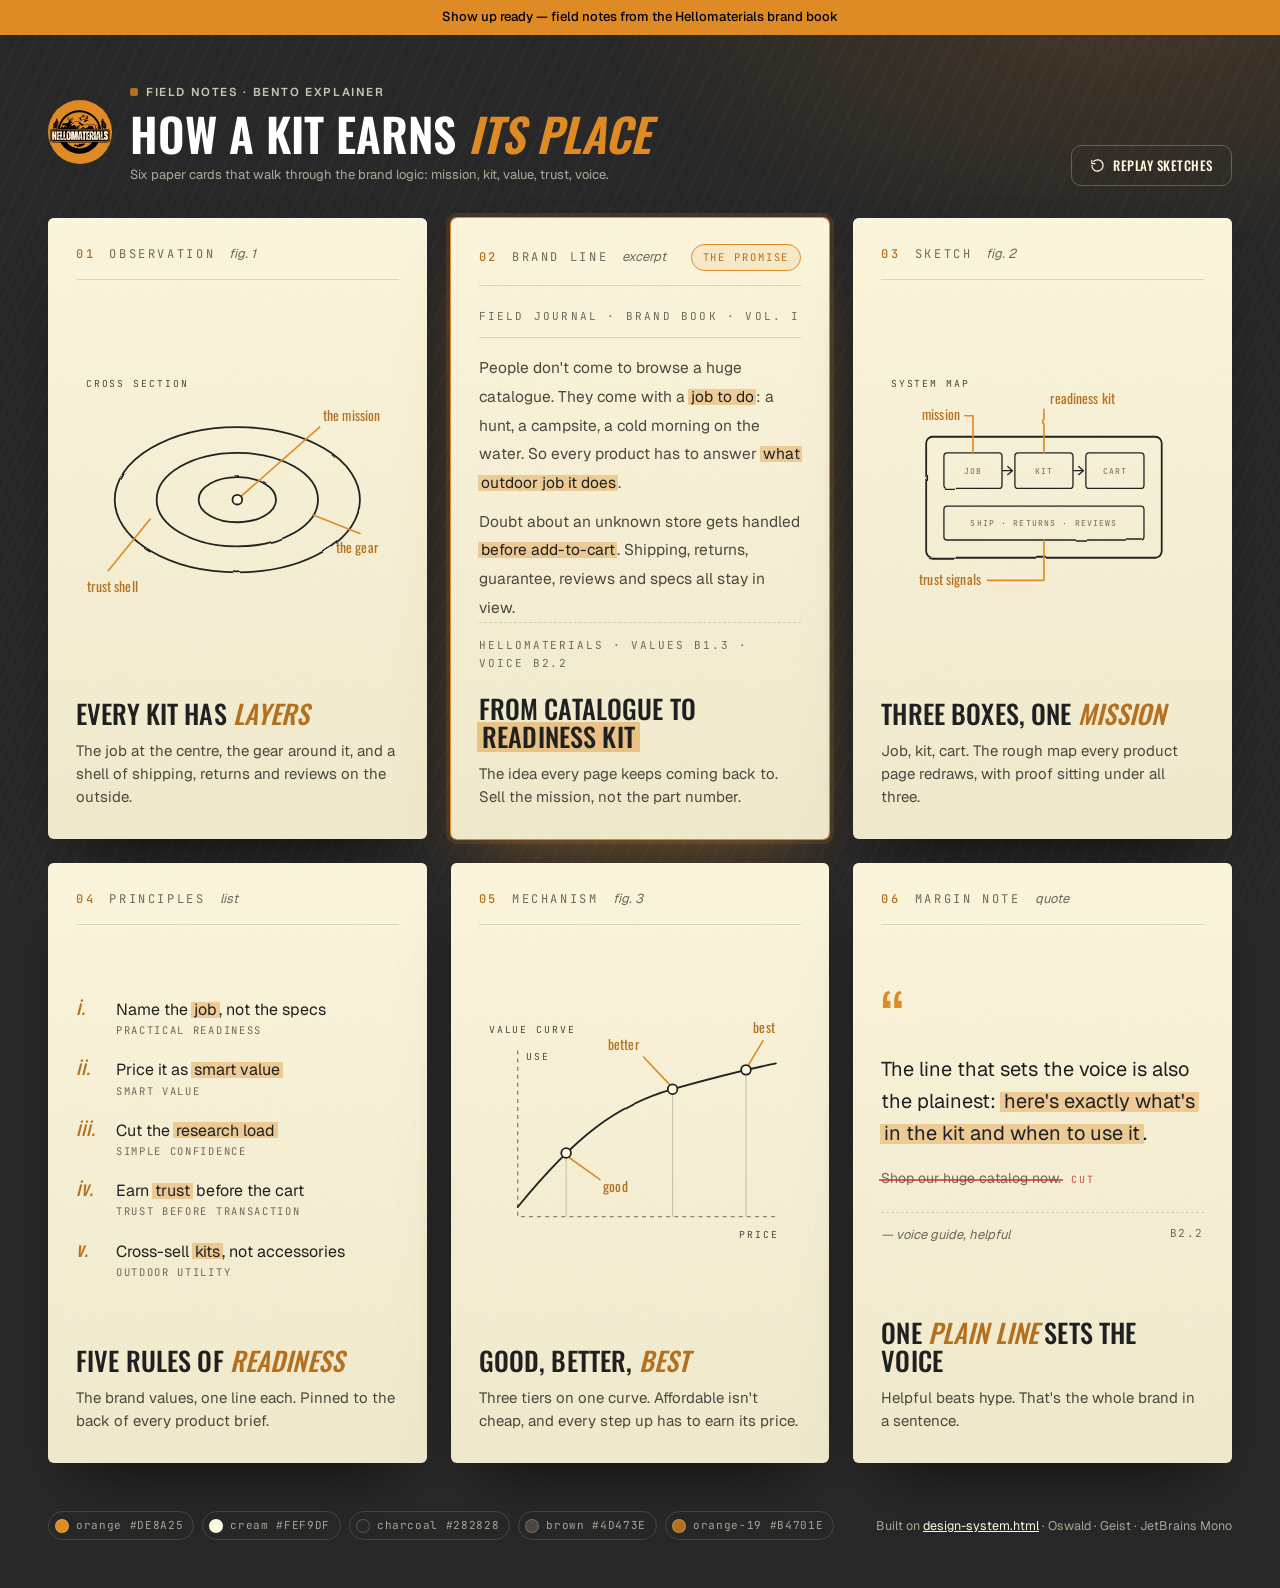
<file: design/02-bento/hellomaterials-bento-paper-grid.html>
<!doctype html>
<!--
  Hellomaterials — Field Notes · Bento Paper Grid (v1 · 13 Sep 2026)
  Explainer-style bento: paper cards, sketched figures, highlight sweeps.
  Tokens & content: ../01-brand/design-system.html (palette, Oswald/Geist, radii,
  B1.3 brand values, B2.2 voice). Mono label face from bento-components/styles.css.
-->
<html lang="en">
<head>
<meta charset="utf-8" />
<meta name="viewport" content="width=device-width, initial-scale=1" />
<title>Hellomaterials — Field Notes Bento</title>
<script>document.documentElement.classList.add('js')</script>
<link rel="preconnect" href="https://fonts.googleapis.com">
<link rel="preconnect" href="https://fonts.gstatic.com" crossorigin>
<link href="https://fonts.googleapis.com/css2?family=Geist:wght@300;400;500;600;700&family=Oswald:wght@300;400;500;600;700&family=JetBrains+Mono:wght@400;500&display=swap" rel="stylesheet">
<style>
  :root {
    /* Hellomaterials core (design-system.html) */
    --orange:     #DE8A25;
    --orange-19:  #B4701E;
    --orange-40:  #855316;
    --charcoal:   #282828;
    --graphite:   #343434;
    --ink:        #202020;
    --brown:      #4D473E;
    --brown-19:   #6F695D;
    --brown-60:   #B7B29F;
    --cream:      #FEF9DF;
    --white:      #FFFFFF;
    --sale-red:   #C4301C;
    /* Paper-grid roles */
    --paper:      var(--cream);
    --paper-edge: #F3ECCF;
    --rule:       rgba(77, 71, 62, .18);
    --muted:      var(--brown-19);
    --accent-txt: var(--orange-19);
    --hl:         rgba(222, 138, 37, .36);
    /* Shape */
    --r-block: 10px;
    --r-medium: 6px;
    /* Type */
    --f-head: 'Oswald', 'Arial Narrow', sans-serif;
    --f-body: 'Geist', 'Helvetica Neue', Arial, sans-serif;
    --f-mono: 'JetBrains Mono', ui-monospace, 'Cascadia Mono', Consolas, monospace;
    --ease: cubic-bezier(.65, 0, .35, 1);
  }

  * { box-sizing: border-box; }
  html { -webkit-text-size-adjust: 100%; }
  body {
    margin: 0; min-height: 100vh;
    background: var(--charcoal); color: var(--white);
    font-family: var(--f-body); font-size: 15px; line-height: 1.6;
    -webkit-font-smoothing: antialiased;
  }
  body::before {
    content: ""; position: fixed; inset: 0; pointer-events: none; z-index: 0;
    background:
      radial-gradient(900px 420px at 88% 0%, rgba(222,138,37,.16), transparent 60%),
      repeating-linear-gradient(115deg, rgba(254,249,223,.025) 0 2px, transparent 2px 16px);
  }
  h1, h3, p { margin: 0; }

  /* ── Announcement + header ─────────────────────────────── */
  .announce { position: relative; z-index: 1; background: var(--orange); color: #000; font-size: 13px; font-weight: 500; text-align: center; padding: 7px 16px; }
  .wrap { position: relative; z-index: 1; max-width: 1560px; margin: 0 auto; padding-inline: clamp(16px, 4vw, 48px); }
  .top { display: flex; flex-wrap: wrap; align-items: flex-end; justify-content: space-between; gap: 20px 32px; padding-block: 44px 32px; }
  .brand { display: flex; align-items: center; gap: 18px; }
  .brand img { width: 64px; height: 64px; flex: none; }
  .eyebrow { display: inline-flex; align-items: center; gap: 8px; font-size: 11.5px; font-weight: 600; letter-spacing: .14em; text-transform: uppercase; color: var(--cream); opacity: .75; }
  .eyebrow::before { content: ""; width: 8px; height: 8px; background: var(--orange); border-radius: 2px; }
  .top h1 { font-family: var(--f-head); font-weight: 600; text-transform: uppercase; font-size: clamp(28px, 4vw, 46px); line-height: 1.05; margin-top: 6px; }
  .top h1 em { color: var(--orange); }
  .top .meta { color: rgba(254,249,223,.62); font-size: 13px; margin-top: 8px; max-width: 60ch; }
  .btn { display: inline-flex; align-items: center; gap: 8px; font-family: var(--f-head); font-weight: 500; text-transform: uppercase; letter-spacing: .04em; font-size: 13px; line-height: 1; padding: 12px 18px; border-radius: var(--r-block); border: 1px solid rgba(254,249,223,.25); background: transparent; color: var(--cream); cursor: pointer; transition: background .2s, color .2s, border-color .2s; }
  .btn:hover, .btn:focus-visible { background: var(--orange); border-color: var(--orange); color: #000; outline: none; }
  .btn svg { width: 15px; height: 15px; }

  /* ── Bento grid ────────────────────────────────────────── */
  .grid { display: grid; grid-template-columns: repeat(3, minmax(0, 1fr)); gap: 24px; padding-bottom: 40px; }
  @media (max-width: 1120px) { .grid { grid-template-columns: repeat(2, minmax(0, 1fr)); } }
  @media (max-width: 720px)  { .grid { grid-template-columns: 1fr; gap: 18px; } }

  .card {
    position: relative; isolation: isolate;
    display: flex; flex-direction: column; min-height: 600px;
    padding: 26px 28px 30px;
    background: linear-gradient(180deg, var(--paper) 0%, var(--paper-edge) 100%);
    color: var(--ink); border-radius: var(--r-medium);
    box-shadow: 0 1px 0 rgba(255,255,255,.6) inset, 0 34px 60px -34px rgba(0,0,0,.75);
    transition: transform .45s var(--ease), box-shadow .45s var(--ease);
  }
  .card::after { /* paper grain */
    content: ""; position: absolute; inset: 0; z-index: -1; border-radius: inherit; pointer-events: none; opacity: .9;
    background-image: url("data:image/svg+xml;utf8,<svg xmlns='http://www.w3.org/2000/svg' width='180' height='180'><filter id='n'><feTurbulence type='fractalNoise' baseFrequency='.85' numOctaves='2' stitchTiles='stitch'/><feColorMatrix values='0 0 0 0 .30 0 0 0 0 .27 0 0 0 0 .22 0 0 0 .10 0'/></filter><rect width='100%' height='100%' filter='url(%23n)'/></svg>");
  }
  .card:hover { transform: translateY(-4px); box-shadow: 0 1px 0 rgba(255,255,255,.6) inset, 0 44px 70px -34px rgba(0,0,0,.85); }
  .card.feature { box-shadow: 0 0 0 1px var(--orange), 0 0 0 5px rgba(222,138,37,.14), 0 34px 70px -30px rgba(222,138,37,.45); }
  .card.feature:hover { box-shadow: 0 0 0 1px var(--orange), 0 0 0 6px rgba(222,138,37,.2), 0 44px 80px -30px rgba(222,138,37,.55); }

  .card-head { display: flex; align-items: center; gap: 14px; padding-bottom: 14px; border-bottom: 1px solid var(--rule); font-family: var(--f-mono); font-size: 12px; letter-spacing: .22em; text-transform: uppercase; white-space: nowrap; min-width: 0; }
  .card-head .num { color: var(--accent-txt); font-weight: 500; }
  .card-head .lbl { color: var(--muted); overflow: hidden; text-overflow: ellipsis; }
  .card-head .fig { font-family: var(--f-body); font-style: italic; letter-spacing: 0; text-transform: none; font-size: 13px; color: var(--muted); }
  .pill { margin-left: auto; font-size: 10.5px; letter-spacing: .18em; color: var(--accent-txt); background: rgba(222,138,37,.1); border: 1px solid var(--orange); border-radius: 999px; padding: 4px 11px; }

  .stage { flex: 1; display: flex; flex-direction: column; justify-content: center; padding-block: 22px; }
  .stage svg { display: block; width: 100%; height: auto; overflow: visible; }

  .card-foot h3 { font-family: var(--f-head); font-weight: 500; text-transform: uppercase; font-size: clamp(24px, 2.05vw, 31px); line-height: 1.1; letter-spacing: .005em; color: var(--ink); }
  .card-foot h3 em { font-style: italic; color: var(--accent-txt); }
  .card-foot p { margin-top: 10px; color: var(--brown); font-size: 15px; line-height: 1.55; max-width: 44ch; }

  /* ── Sketch vocabulary (SVG) ───────────────────────────── */
  .ink    { fill: none; stroke: var(--ink); stroke-width: 2.2; stroke-linecap: round; stroke-linejoin: round; }
  .ink-lt { fill: none; stroke: var(--ink); stroke-width: 1.6; stroke-linecap: round; stroke-linejoin: round; }
  .lead   { fill: none; stroke: var(--orange); stroke-width: 2; stroke-linecap: round; stroke-linejoin: round; }
  .guide  { fill: none; stroke: var(--brown-19); stroke-width: 1.3; stroke-dasharray: 5 5; }
  .dot    { fill: var(--paper); stroke: var(--ink); stroke-width: 2.2; }
  .note   { font-family: var(--f-head); font-weight: 400; font-size: 17px; fill: var(--accent-txt); letter-spacing: .01em; }
  .mono   { font-family: var(--f-mono); font-size: 12px; letter-spacing: .2em; fill: var(--brown); text-transform: uppercase; }
  .mono-in { font-family: var(--f-mono); font-size: 10px; letter-spacing: .14em; fill: var(--brown-19); }

  /* ── Text stages ───────────────────────────────────────── */
  .kicker { font-family: var(--f-mono); font-size: 11px; letter-spacing: .2em; text-transform: uppercase; color: var(--muted); padding-bottom: 12px; border-bottom: 1px solid var(--rule); }
  .journal { margin-top: 16px; font-size: 15.5px; line-height: 1.85; color: var(--brown); }
  .journal + .journal { margin-top: 10px; }
  .ref { margin-top: auto; padding-top: 14px; border-top: 1px dashed var(--rule); font-family: var(--f-mono); font-size: 11px; letter-spacing: .18em; text-transform: uppercase; color: var(--muted); }
  .stage.text { justify-content: flex-start; gap: 0; }

  .rules { list-style: none; margin: 0; padding: 0; display: grid; gap: 14px; }
  .rules li { display: grid; grid-template-columns: 40px 1fr; align-items: baseline; font-size: 16px; color: var(--ink); line-height: 1.45; }
  .rules .rn { font-family: var(--f-head); font-size: 20px; font-style: italic; color: var(--accent-txt); }
  .rules small { display: block; font-family: var(--f-mono); font-size: 10.5px; letter-spacing: .16em; text-transform: uppercase; color: var(--muted); margin-top: 2px; }

  .quote-mark { font-family: var(--f-head); font-size: 64px; line-height: .6; color: var(--orange); opacity: .55; }
  .quote { margin-top: 18px; font-size: 20px; line-height: 1.6; color: var(--ink); font-weight: 400; }
  .strike { position: relative; display: inline-block; margin-top: 18px; font-size: 14px; color: var(--muted); }
  .strike::after { content: ""; position: absolute; left: -2px; right: -2px; top: 54%; height: 2px; background: var(--sale-red); opacity: .7; transform-origin: left; }
  .strike-tag { font-family: var(--f-mono); font-size: 10px; letter-spacing: .16em; text-transform: uppercase; color: var(--sale-red); margin-left: 10px; opacity: .85; }
  .attrib { display: flex; justify-content: space-between; gap: 12px; margin-top: 22px; padding-top: 12px; border-top: 1px dashed var(--rule); font-size: 13px; color: var(--muted); }
  .attrib i { font-style: italic; }
  .attrib span:last-child { font-family: var(--f-mono); font-size: 11px; letter-spacing: .14em; }

  /* Highlighter */
  .hl {
    padding: 0 .18em; margin: 0 -.05em;
    background-image: linear-gradient(var(--hl), var(--hl));
    background-repeat: no-repeat; background-position: 0 58%; background-size: 100% 78%;
    -webkit-box-decoration-break: clone; box-decoration-break: clone;
    color: var(--ink);
  }
  h3 .hl { --hl: rgba(222,138,37,.42); }

  /* ── Motion (only when JS is on; content stays visible otherwise) ── */
  .js .draw { stroke-dasharray: 1 1; stroke-dashoffset: 1; transition: stroke-dashoffset 1.5s var(--ease) var(--d, 0s); }
  .js .fade { opacity: 0; transform: translateY(5px); transition: opacity .7s ease var(--d, 0s), transform .7s var(--ease) var(--d, 0s); }
  .js text.fade { transform: none; }
  .js .hl { background-size: 0% 78%; transition: background-size 1s var(--ease) var(--d, .2s); }
  .js .strike::after { transform: scaleX(0); transition: transform .8s var(--ease) var(--d, 0s); }
  .js .card.in .draw { stroke-dashoffset: 0; }
  .js .card.in .fade { opacity: 1; transform: none; }
  .js .card.in .hl { background-size: 100% 78%; }
  .js .card.in .strike::after { transform: scaleX(1); }

  @media (prefers-reduced-motion: reduce) {
    .js .draw { stroke-dashoffset: 0; transition: none; }
    .js .fade { opacity: 1; transform: none; transition: none; }
    .js .hl { background-size: 100% 78%; transition: none; }
    .js .strike::after { transform: scaleX(1); transition: none; }
    .card, .card:hover { transition: none; transform: none; }
  }

  /* ── Footer / token strip ──────────────────────────────── */
  .foot { display: flex; flex-wrap: wrap; align-items: center; justify-content: space-between; gap: 14px 24px; padding-block: 8px 48px; color: rgba(254,249,223,.6); font-size: 12.5px; }
  .tokens { display: flex; flex-wrap: wrap; gap: 8px; }
  .tok { display: inline-flex; align-items: center; gap: 7px; font-family: var(--f-mono); font-size: 11px; letter-spacing: .06em; padding: 5px 10px 5px 6px; border: 1px solid rgba(254,249,223,.14); border-radius: 999px; }
  .tok i { width: 14px; height: 14px; border-radius: 50%; border: 1px solid rgba(255,255,255,.2); }
  .foot a { color: var(--cream); }

  @media (max-width: 720px) {
    .card { min-height: 0; padding: 22px 20px 24px; }
    .card-head { gap: 10px; letter-spacing: .16em; }
    .pill { padding: 3px 8px; letter-spacing: .12em; }
    .brand img { width: 48px; height: 48px; }
    .quote { font-size: 18px; }
  }
</style>
</head>
<body>

<!-- Shared hand-drawn wobble for sketch strokes -->
<svg width="0" height="0" style="position:absolute" aria-hidden="true" focusable="false">
  <filter id="rough" x="-5%" y="-5%" width="110%" height="110%">
    <feTurbulence type="fractalNoise" baseFrequency="0.018" numOctaves="2" seed="7" result="t"/>
    <feDisplacementMap in="SourceGraphic" in2="t" scale="2.6" xChannelSelector="R" yChannelSelector="G"/>
  </filter>
</svg>

<div class="announce">Show up ready — field notes from the Hellomaterials brand book</div>

<header class="wrap top">
  <div class="brand">
    <img src="../01-brand/hellomaterials-logo.svg" alt="Hellomaterials logo">
    <div>
      <span class="eyebrow">Field notes · Bento explainer</span>
      <h1>How a kit earns <em>its place</em></h1>
      <p class="meta">Six paper cards that walk through the brand logic: mission, kit, value, trust, voice.</p>
    </div>
  </div>
  <button class="btn" id="replay" type="button">
    <svg viewBox="0 0 24 24" fill="none" stroke="currentColor" stroke-width="2" stroke-linecap="round" stroke-linejoin="round" aria-hidden="true"><path d="M3 12a9 9 0 1 0 3-6.7"/><path d="M3 4v5h5"/></svg>
    Replay sketches
  </button>
</header>

<main class="wrap grid">

  <!-- 01 · OBSERVATION ───────────────────────────────────── -->
  <article class="card">
    <header class="card-head"><span class="num">01</span><span class="lbl">Observation</span><span class="fig">fig. 1</span></header>
    <div class="stage">
      <svg viewBox="0 0 400 300" role="img" aria-label="Cross section: the mission at the centre, the gear around it, a trust shell on the outside">
        <text class="mono fade" x="12" y="22" style="--d:.1s">Cross section</text>
        <g filter="url(#rough)">
          <ellipse class="ink draw" cx="200" cy="162" rx="152" ry="90" pathLength="1" style="--d:.15s"/>
          <ellipse class="ink draw" cx="200" cy="162" rx="100" ry="58" pathLength="1" style="--d:.4s"/>
          <ellipse class="ink draw" cx="200" cy="162" rx="48" ry="28" pathLength="1" style="--d:.65s"/>
          <path class="lead draw" d="M200 162 L302 72" pathLength="1" style="--d:1.1s"/>
          <path class="lead draw" d="M294 181 L352 204" pathLength="1" style="--d:1.3s"/>
          <path class="lead draw" d="M92 186 L40 250" pathLength="1" style="--d:1.5s"/>
        </g>
        <circle class="dot fade" cx="200" cy="162" r="6" style="--d:.9s"/>
        <text class="note fade" x="306" y="64" style="--d:1.5s">the mission</text>
        <text class="note fade" x="322" y="228" style="--d:1.7s">the gear</text>
        <text class="note fade" x="14" y="276" style="--d:1.9s">trust shell</text>
      </svg>
    </div>
    <footer class="card-foot">
      <h3>Every kit has <em>layers</em></h3>
      <p>The job at the centre, the gear around it, and a shell of shipping, returns and reviews on the outside.</p>
    </footer>
  </article>

  <!-- 02 · BRAND LINE (feature) ─────────────────────────── -->
  <article class="card feature">
    <header class="card-head"><span class="num">02</span><span class="lbl">Brand line</span><span class="fig">excerpt</span><span class="pill">The promise</span></header>
    <div class="stage text">
      <p class="kicker fade" style="--d:.1s">Field journal · Brand book · Vol. I</p>
      <p class="journal fade" style="--d:.25s">People don't come to browse a huge catalogue. They come with a <span class="hl" style="--d:.9s">job to do</span>: a hunt, a campsite, a cold morning on the water. So every product has to answer <span class="hl" style="--d:1.3s">what outdoor job it does</span>.</p>
      <p class="journal fade" style="--d:.45s">Doubt about an unknown store gets handled <span class="hl" style="--d:1.7s">before add-to-cart</span>. Shipping, returns, guarantee, reviews and specs all stay in view.</p>
      <p class="ref fade" style="--d:.6s">Hellomaterials · Values B1.3 · Voice B2.2</p>
    </div>
    <footer class="card-foot">
      <h3>From catalogue to <span class="hl" style="--d:2.1s">readiness kit</span></h3>
      <p>The idea every page keeps coming back to. Sell the mission, not the part number.</p>
    </footer>
  </article>

  <!-- 03 · SKETCH ────────────────────────────────────────── -->
  <article class="card">
    <header class="card-head"><span class="num">03</span><span class="lbl">Sketch</span><span class="fig">fig. 2</span></header>
    <div class="stage">
      <svg viewBox="0 0 400 300" role="img" aria-label="System map: job, kit and cart boxes in a frame, with shipping, returns and reviews underneath as trust signals">
        <text class="mono fade" x="12" y="22" style="--d:.1s">System map</text>
        <g filter="url(#rough)">
          <rect class="ink draw" x="56" y="84" width="292" height="150" rx="8" pathLength="1" style="--d:.15s"/>
          <rect class="ink-lt draw" x="78" y="104" width="72" height="44" rx="4" pathLength="1" style="--d:.5s"/>
          <rect class="ink-lt draw" x="166" y="104" width="72" height="44" rx="4" pathLength="1" style="--d:.65s"/>
          <rect class="ink-lt draw" x="254" y="104" width="72" height="44" rx="4" pathLength="1" style="--d:.8s"/>
          <path class="ink-lt draw" d="M151 126 H163 M157 121 L163 126 L157 131" pathLength="1" style="--d:.95s"/>
          <path class="ink-lt draw" d="M239 126 H251 M245 121 L251 126 L245 131" pathLength="1" style="--d:1.05s"/>
          <rect class="ink-lt draw" x="78" y="170" width="248" height="42" rx="4" pathLength="1" style="--d:1.1s"/>
          <path class="lead draw" d="M104 58 H114 V104" pathLength="1" style="--d:1.4s"/>
          <path class="lead draw" d="M202 50 V104" pathLength="1" style="--d:1.55s"/>
          <path class="lead draw" d="M202 212 V262 H132" pathLength="1" style="--d:1.7s"/>
        </g>
        <text class="mono-in fade" x="114" y="130" text-anchor="middle" style="--d:1s">JOB</text>
        <text class="mono-in fade" x="202" y="130" text-anchor="middle" style="--d:1.05s">KIT</text>
        <text class="mono-in fade" x="290" y="130" text-anchor="middle" style="--d:1.1s">CART</text>
        <text class="mono-in fade" x="202" y="195" text-anchor="middle" style="--d:1.2s">SHIP · RETURNS · REVIEWS</text>
        <text class="note fade" x="98" y="63" text-anchor="end" style="--d:1.8s">mission</text>
        <text class="note fade" x="210" y="44" style="--d:1.9s">readiness kit</text>
        <text class="note fade" x="124" y="268" text-anchor="end" style="--d:2s">trust signals</text>
      </svg>
    </div>
    <footer class="card-foot">
      <h3>Three boxes, one <em>mission</em></h3>
      <p>Job, kit, cart. The rough map every product page redraws, with proof sitting under all three.</p>
    </footer>
  </article>

  <!-- 04 · PRINCIPLES ────────────────────────────────────── -->
  <article class="card">
    <header class="card-head"><span class="num">04</span><span class="lbl">Principles</span><span class="fig">list</span></header>
    <div class="stage">
      <ol class="rules">
        <li class="fade" style="--d:.15s"><span class="rn">i.</span><span>Name the <span class="hl" style="--d:.8s">job</span>, not the specs<small>Practical readiness</small></span></li>
        <li class="fade" style="--d:.3s"><span class="rn">ii.</span><span>Price it as <span class="hl" style="--d:1s">smart value</span><small>Smart value</small></span></li>
        <li class="fade" style="--d:.45s"><span class="rn">iii.</span><span>Cut the <span class="hl" style="--d:1.2s">research load</span><small>Simple confidence</small></span></li>
        <li class="fade" style="--d:.6s"><span class="rn">iv.</span><span>Earn <span class="hl" style="--d:1.4s">trust</span> before the cart<small>Trust before transaction</small></span></li>
        <li class="fade" style="--d:.75s"><span class="rn">v.</span><span>Cross-sell <span class="hl" style="--d:1.6s">kits</span>, not accessories<small>Outdoor utility</small></span></li>
      </ol>
    </div>
    <footer class="card-foot">
      <h3>Five rules of <em>readiness</em></h3>
      <p>The brand values, one line each. Pinned to the back of every product brief.</p>
    </footer>
  </article>

  <!-- 05 · MECHANISM ─────────────────────────────────────── -->
  <article class="card">
    <header class="card-head"><span class="num">05</span><span class="lbl">Mechanism</span><span class="fig">fig. 3</span></header>
    <div class="stage">
      <svg viewBox="0 0 400 300" role="img" aria-label="Value curve: usefulness rising with price, with good, better and best tiers marked along it">
        <text class="mono fade" x="12" y="22" style="--d:.1s">Value curve</text>
        <path class="guide" d="M48 44 V250 H372"/>
        <g filter="url(#rough)">
          <path class="guide draw" d="M108 171 V250 M240 92 V250 M331 68 V250" pathLength="1" style="--d:1.2s;opacity:.35"/>
          <path class="ink draw" d="M48 238 C120 150 170 112 240 92 S340 66 368 60" pathLength="1" style="--d:.3s"/>
          <path class="lead draw" d="M112 177 L150 204" pathLength="1" style="--d:1.4s"/>
          <path class="lead draw" d="M236 86 L204 52" pathLength="1" style="--d:1.55s"/>
          <path class="lead draw" d="M334 62 L352 32" pathLength="1" style="--d:1.7s"/>
        </g>
        <circle class="dot fade" cx="108" cy="171" r="6" style="--d:.8s"/>
        <circle class="dot fade" cx="240" cy="92" r="6" style="--d:1s"/>
        <circle class="dot fade" cx="331" cy="68" r="6" style="--d:1.2s"/>
        <text class="note fade" x="154" y="220" style="--d:1.7s">good</text>
        <text class="note fade" x="198" y="44" text-anchor="end" style="--d:1.85s">better</text>
        <text class="note fade" x="340" y="22" style="--d:2s">best</text>
        <text class="mono fade" x="58" y="56" style="--d:.2s">Use</text>
        <text class="mono fade" x="372" y="276" text-anchor="end" style="--d:.2s">Price</text>
      </svg>
    </div>
    <footer class="card-foot">
      <h3>Good, better, <em>best</em></h3>
      <p>Three tiers on one curve. Affordable isn't cheap, and every step up has to earn its price.</p>
    </footer>
  </article>

  <!-- 06 · MARGIN NOTE ───────────────────────────────────── -->
  <article class="card">
    <header class="card-head"><span class="num">06</span><span class="lbl">Margin note</span><span class="fig">quote</span></header>
    <div class="stage">
      <div class="quote-mark fade" aria-hidden="true" style="--d:.1s">&ldquo;</div>
      <p class="quote fade" style="--d:.25s">The line that sets the voice is also the plainest: <span class="hl" style="--d:.9s">here's exactly what's in the kit and when to use it</span>.</p>
      <div class="fade" style="--d:.5s"><span class="strike" style="--d:1.8s">Shop our huge catalog now.</span><span class="strike-tag">cut</span></div>
      <div class="attrib fade" style="--d:.6s"><span><i>— voice guide, helpful</i></span><span>B2.2</span></div>
    </div>
    <footer class="card-foot">
      <h3>One <em>plain line</em> sets the voice</h3>
      <p>Helpful beats hype. That's the whole brand in a sentence.</p>
    </footer>
  </article>

</main>

<footer class="wrap foot">
  <div class="tokens" aria-label="Design tokens used">
    <span class="tok"><i style="background:#DE8A25"></i>orange #DE8A25</span>
    <span class="tok"><i style="background:#FEF9DF"></i>cream #FEF9DF</span>
    <span class="tok"><i style="background:#282828"></i>charcoal #282828</span>
    <span class="tok"><i style="background:#4D473E"></i>brown #4D473E</span>
    <span class="tok"><i style="background:#B4701E"></i>orange-19 #B4701E</span>
  </div>
  <span>Built on <a href="../01-brand/design-system.html">design-system.html</a> · Oswald · Geist · JetBrains Mono</span>
</footer>

<script>
  (function () {
    var cards = Array.prototype.slice.call(document.querySelectorAll('.card'));
    var reduce = window.matchMedia && matchMedia('(prefers-reduced-motion: reduce)').matches;

    function reveal(card) { card.classList.add('in'); }

    if (reduce || !('IntersectionObserver' in window)) {
      cards.forEach(reveal);
    } else {
      var io = new IntersectionObserver(function (entries) {
        entries.forEach(function (e) {
          if (e.isIntersecting) { reveal(e.target); io.unobserve(e.target); }
        });
      }, { threshold: 0.3 });
      cards.forEach(function (c) { io.observe(c); });
    }

    document.getElementById('replay').addEventListener('click', function () {
      cards.forEach(function (c) { c.classList.remove('in'); });
      void document.body.offsetWidth; // restart transitions
      cards.forEach(function (c, i) { setTimeout(function () { reveal(c); }, 80 + i * 140); });
    });
  })();
</script>
</body>
</html>
</file>
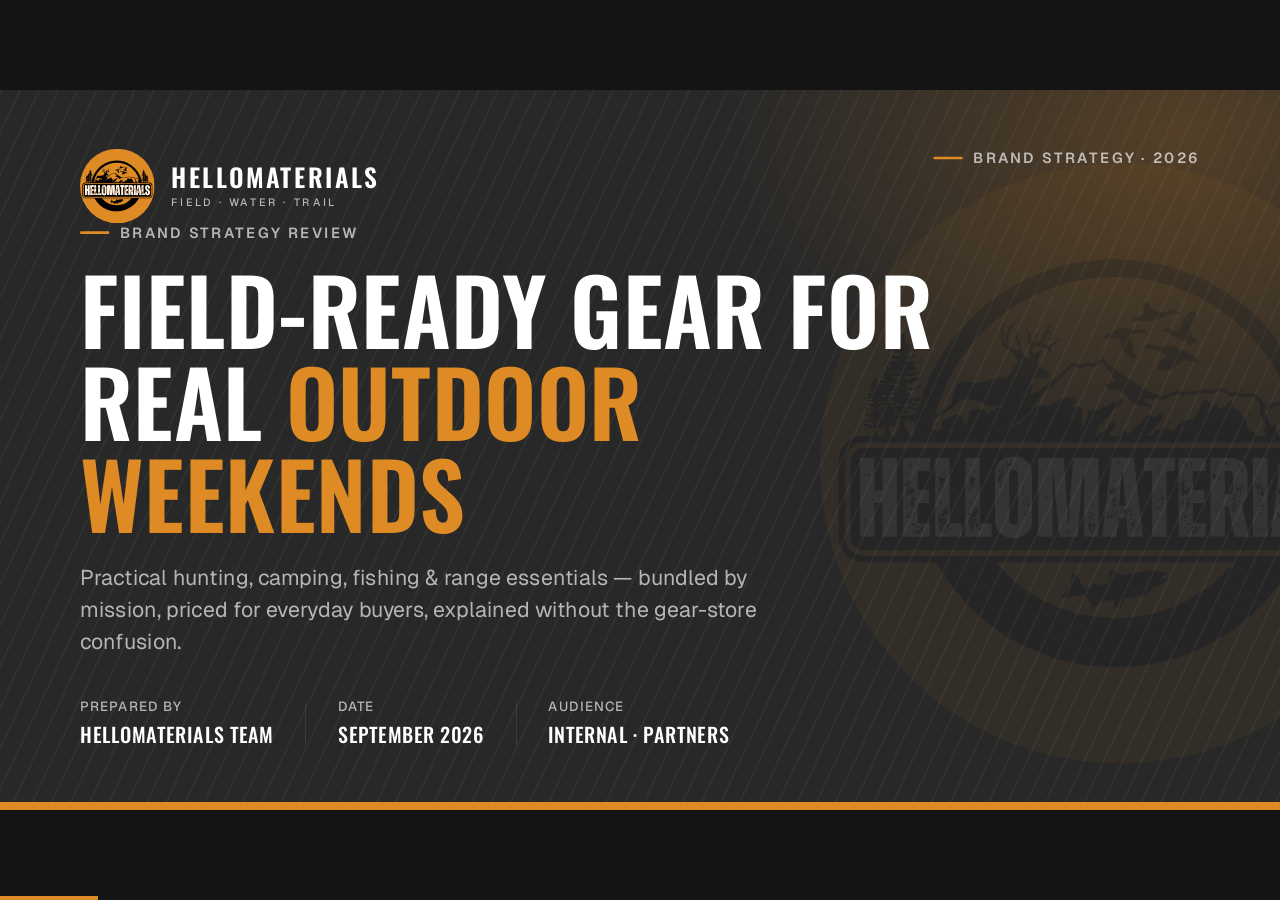
<file: design/03-presentations/hellomaterials-presentation.html>
<!DOCTYPE html>
<!--
  ===========================================================================
  HELLOMATERIALS — PRESENTATION TEMPLATE (v1 · September 2026)
  Built on the Hellomaterials Design System (design/design-system.html).

  HOW TO USE
  - Navigate: ← → / Space / PageUp-PageDown / Home-End, mouse wheel, swipe.
  - Jump to a slide: add #N to the URL (e.g. ...presentation.html#6).
  - Edit text: press E (or hover the top-left corner → pencil), click any text.
    Edits auto-save in this browser. Ctrl+S downloads an edited copy.
  - Duplicate a layout: copy a whole <section class="slide ..."> block.
  - Swap a photo placeholder: put <img src="assets/your-photo.jpg" alt="">
    inside any <div class="photo">…</div>. It fills the area automatically.
  - Themes per slide: t-light · t-surface · t-dark · t-orange · t-brown
    (+ optional "hatch" texture and "glow" orange light).

  Sample copy comes from the brand strategy (Values, Voice, Positioning,
  Brand Journey) and the ad/media-buying reports — replace freely.
  Fixed 1920×1080 stage, scaled to fit any screen.
  ===========================================================================
-->
<html lang="en">
<head>
<meta charset="UTF-8">
<meta name="viewport" content="width=device-width, initial-scale=1.0">
<title>Hellomaterials — Presentation</title>

<!-- Fonts: brand typefaces from the design system (Google Fonts) -->
<link rel="preconnect" href="https://fonts.googleapis.com">
<link rel="preconnect" href="https://fonts.gstatic.com" crossorigin>
<link href="https://fonts.googleapis.com/css2?family=Geist:wght@300;400;500;600;700&family=Oswald:wght@300;400;500;600;700&display=swap" rel="stylesheet">

<style>
/* ===========================================
   CSS CUSTOM PROPERTIES (THEME)
   Brand tokens from the Hellomaterials Design System.
   Radii are the web values ×1.6 for the 1920px stage.
   =========================================== */
:root {
    /* Core palette */
    --orange:      #DE8A25;
    --charcoal:    #282828;
    --white:       #FFFFFF;
    /* Surfaces & neutrals */
    --brown:       #4D473E;
    --cream:       #FEF9DF;
    --graphite:    #343434;
    --ink:         #202020;
    --subtext:     #666666;
    --surface:     #F5F7F8;
    --card:        #F6F6F6;
    --border:      #CFCFCF;
    --border-soft: #E6E6E6;
    /* Commerce & status */
    --sale-green:  #00975A;
    --sale-red:    #C4301C;
    --soldout:     #ADADAD;
    /* Orange shades for text on light grounds (contrast-safe) */
    --orange-dark: #B4701E;

    /* Stage */
    --stage-bg: #141414;
    --slide-bg: #FFFFFF;

    /* Typography */
    --font-display: 'Oswald', 'Arial Narrow', sans-serif;
    --font-body:    'Geist', 'Helvetica Neue', Arial, sans-serif;

    /* Shape & spacing (1920×1080 stage units) */
    --r-block: 16px;
    --r-badge: 8px;
    --pad-x:   120px;
    --pad-top: 104px;

    /* Animation */
    --ease-out-expo: cubic-bezier(0.16, 1, 0.3, 1);
    --duration-normal: 0.7s;
}

/* ===========================================
   BASE STYLES
   =========================================== */
* { margin: 0; padding: 0; box-sizing: border-box; }

/* ===========================================
   FIXED 16:9 STAGE: MANDATORY BASE STYLES
   (full contents of frontend-slides viewport-base.css)
   =========================================== */

/* 1. Lock the browser viewport */
html,
body {
    width: 100%;
    height: 100%;
    margin: 0;
    overflow: hidden;
    background: var(--stage-bg, #000);
}

/* 2. Full-window deck viewport */
.deck-viewport {
    position: fixed;
    inset: 0;
    overflow: hidden;
    background: var(--stage-bg, #000);
}

/* 3. Fixed 16:9 design canvas.
   JavaScript sets transform: translate(...) scale(...). */
.deck-stage {
    position: absolute;
    left: 0;
    top: 0;
    width: 1920px;
    height: 1080px;
    overflow: hidden;
    transform-origin: 0 0;
    background: var(--slide-bg, #fff);
}

/* 4. Slides stack inside the fixed stage.
   Content must be laid out at 1920×1080, not reflowed per device. */
.slide {
    position: absolute;
    inset: 0;
    width: 1920px;
    height: 1080px;
    overflow: hidden;
    display: block;
    visibility: hidden;
    opacity: 0;
    pointer-events: none;
    background: var(--slide-bg, #fff);
}

.slide.active,
.slide.visible {
    visibility: visible;
    opacity: 1;
    pointer-events: auto;
    z-index: 1;
}

/* 5. Keep media inside authored slide bounds */
img,
video,
canvas,
svg {
    max-width: 100%;
    max-height: 100%;
}

/* 6. Presentation chrome stays outside the slide design system */
.deck-controls {
    position: fixed;
    left: 50%;
    bottom: 22px;
    transform: translateX(-50%);
    z-index: 1000;
}

/* 7. Print one fixed-size slide per page */
@media print {
    html,
    body {
        width: 1920px;
        height: auto;
        overflow: visible;
        background: #fff;
    }

    .deck-viewport {
        position: static;
        overflow: visible;
        background: #fff;
    }

    .deck-stage {
        position: static;
        width: auto;
        height: auto;
        transform: none !important;
        background: none;
    }

    .slide {
        position: relative;
        display: block !important;
        visibility: visible !important;
        opacity: 1 !important;
        pointer-events: auto !important;
        width: 1920px;
        height: 1080px;
        break-after: page;
        page-break-after: always;
    }

    .slide:last-child {
        break-after: auto;
        page-break-after: auto;
    }

    .deck-controls {
        display: none !important;
    }
}

/* 8. Reduced motion */
@media (prefers-reduced-motion: reduce) {
    *,
    *::before,
    *::after {
        animation-duration: 0.01ms !important;
        transition-duration: 0.2s !important;
    }
}

/* ===========================================
   PRINT / PDF PAGE SIZE
   One 1920×1080 page per slide; animations resolved.
   =========================================== */
@page { size: 1920px 1080px; margin: 0; }
@media print {
    * { -webkit-print-color-adjust: exact; print-color-adjust: exact; }
    .reveal { opacity: 1 !important; transform: none !important; transition: none !important; }
    .deck-progress, .edit-toggle, .edit-hotzone, .edit-toast { display: none !important; }
}

/* ===========================================
   SLIDE THEMES
   Every slide picks one theme class. Components read
   --bg / --fg / --muted / --line so they adapt automatically.
   =========================================== */
.slide {
    --bg: var(--white);
    --fg: var(--ink);
    --muted: var(--subtext);
    --line: var(--border-soft);
    background: var(--bg);
    color: var(--fg);
    font-family: var(--font-body);
    -webkit-font-smoothing: antialiased;
}
.t-light   { --bg: var(--white); }
.t-surface { --bg: var(--surface); }
.t-dark    { --bg: var(--charcoal); --fg: #FFFFFF; --muted: rgba(255,255,255,.66); --line: rgba(254,249,223,.14); }
.t-brown   { --bg: var(--brown); --fg: var(--cream); --muted: rgba(254,249,223,.74); --line: rgba(254,249,223,.16); }
.t-orange  { --bg: var(--orange); --fg: #000000; --muted: rgba(0,0,0,.68); --line: rgba(0,0,0,.18); }

/* Texture: diagonal field hatch */
.hatch::before {
    content: ""; position: absolute; inset: 0; pointer-events: none;
    background: repeating-linear-gradient(115deg, rgba(254,249,223,.04) 0 3px, transparent 3px 26px);
}
.t-orange.hatch::before {
    background: repeating-linear-gradient(115deg, rgba(0,0,0,.05) 0 3px, transparent 3px 26px);
}
/* Atmosphere: warm orange light from the top-right */
.glow::after {
    content: ""; position: absolute; inset: 0; pointer-events: none;
    background: radial-gradient(1100px 700px at 92% 6%, rgba(222,138,37,.24), transparent 62%);
}

/* ===========================================
   SHARED LAYOUT & TYPE
   =========================================== */
.frame {
    position: absolute; inset: 0; z-index: 2;
    padding: var(--pad-top) var(--pad-x) 150px;
    display: flex; flex-direction: column;
}
h1, h2, h3, blockquote {
    font-family: var(--font-display); font-weight: 600;
    text-transform: uppercase; line-height: 1.02; letter-spacing: .005em;
}
.eyebrow {
    display: inline-flex; align-items: center; gap: 16px; align-self: flex-start;
    font-family: var(--font-body); font-weight: 600; font-size: 22px;
    letter-spacing: .16em; text-transform: uppercase; color: var(--muted);
}
.eyebrow::before { content: ""; width: 44px; height: 4px; border-radius: 2px; background: var(--orange); }
.t-orange .eyebrow::before { background: #000; }
.title { font-size: 84px; margin-top: 22px; }
.lede  { font-size: 30px; line-height: 1.5; color: var(--muted); max-width: 1000px; font-weight: 400; }

/* Accent words: orange text on dark grounds, orange highlighter on light grounds */
.slide em { font-style: normal; color: var(--orange); }
.t-light em, .t-surface em {
    color: inherit;
    background: linear-gradient(transparent 60%, rgba(222,138,37,.5) 60%, rgba(222,138,37,.5) 92%, transparent 92%);
}
.t-orange em { color: #000; text-decoration: underline; text-decoration-thickness: 8px; text-underline-offset: 12px; }

.head-row { display: flex; justify-content: space-between; align-items: flex-end; gap: 80px; }
.head-row .lede { max-width: 640px; font-size: 26px; }

/* Line icons (24px grid, 1.75 stroke — same set as the design system) */
.ic { fill: none; stroke: currentColor; stroke-width: 1.75; stroke-linecap: round; stroke-linejoin: round; }

/* Orange brand bar along the bottom edge */
.bar { position: absolute; left: 0; right: 0; bottom: 0; height: 12px; background: var(--orange); z-index: 3; }

/* ===========================================
   SLIDE FOOTER (brand · deck title · page number)
   =========================================== */
.sfoot {
    position: absolute; left: var(--pad-x); right: var(--pad-x); bottom: 40px; z-index: 3;
    display: flex; align-items: center; justify-content: space-between;
    padding-top: 22px; border-top: 1px solid var(--line);
    font-size: 18px; font-weight: 500; letter-spacing: .1em; text-transform: uppercase; color: var(--muted);
}
.sfoot .brand { display: flex; align-items: center; gap: 14px; font-family: var(--font-display); font-weight: 600; font-size: 20px; letter-spacing: .1em; color: var(--fg); }
.sfoot .brand svg { width: 40px; height: 40px; }
.pg { font-variant-numeric: tabular-nums; }

/* ===========================================
   COMPONENTS: buttons, badges, chips, photo wells
   =========================================== */
.btn {
    display: inline-flex; align-items: center; gap: 14px;
    font-family: var(--font-display); font-weight: 500; text-transform: uppercase;
    letter-spacing: .04em; font-size: 28px; line-height: 1;
    padding: 26px 40px; border-radius: var(--r-block);
}
.btn .ic { width: 28px; height: 28px; }
.btn-primary { background: var(--orange); color: #000; }
.btn-cream   { background: var(--cream); color: var(--graphite); }

.badge { display: inline-block; font-weight: 600; font-size: 20px; line-height: 1; padding: 10px 14px; border-radius: var(--r-badge); }
.b-sale { background: var(--orange); color: #000; }
.b-dark { background: var(--charcoal); color: #fff; }

.chips { display: flex; gap: 14px; flex-wrap: wrap; }
.chip { font-size: 22px; font-weight: 600; padding: 12px 24px; border-radius: 999px; border: 2px solid currentColor; }

/* Photo well — drop an <img> inside to replace the placeholder */
.photo { position: relative; overflow: hidden; background: linear-gradient(140deg, #6F695D 0%, #4D473E 45%, #282828 100%); }
.photo::before { content: ""; position: absolute; inset: 0; background: repeating-linear-gradient(115deg, rgba(254,249,223,.05) 0 3px, transparent 3px 22px); }
.photo img { position: absolute; inset: 0; width: 100%; height: 100%; max-width: none; max-height: none; object-fit: cover; z-index: 1; }
.ph-label {
    position: absolute; left: 36px; bottom: 32px; display: flex; align-items: center; gap: 12px;
    font-size: 18px; font-weight: 500; letter-spacing: .14em; text-transform: uppercase; color: rgba(254,249,223,.58);
}
.ph-label .ic { width: 28px; height: 28px; }

/* ===========================================
   ANIMATIONS
   Elements with .reveal rise in when their slide becomes visible.
   Stagger with style="--d:N" (N × 90ms).
   =========================================== */
.reveal {
    opacity: 0;
    transform: translateY(34px);
    transition: opacity var(--duration-normal) var(--ease-out-expo),
                transform var(--duration-normal) var(--ease-out-expo);
    transition-delay: calc(var(--d, 0) * 90ms + 120ms);
}
.reveal.from-left { transform: translateX(-56px); }
.reveal.scale-in  { transform: scale(.94); }
.slide.visible .reveal { opacity: 1; transform: none; }

/* ===========================================
   01 · COVER
   =========================================== */
.cover .frame { padding: 88px var(--pad-x) 112px; }
.cover-top { display: flex; justify-content: space-between; align-items: center; }
.lockup { display: flex; align-items: center; gap: 24px; }
.lockup svg { width: 112px; height: 112px; }
.lockup .wm { font-family: var(--font-display); font-weight: 600; font-size: 38px; letter-spacing: .1em; text-transform: uppercase; line-height: 1; }
.lockup .wm small { display: block; font-family: var(--font-body); font-size: 16px; font-weight: 500; letter-spacing: .26em; color: var(--muted); margin-top: 12px; }
.cover-main { margin-top: auto; }
.cover h1 { font-size: 136px; max-width: 1360px; margin-top: 30px; }
.cover .lede { margin-top: 34px; max-width: 1060px; font-size: 32px; }
.cover-meta { display: flex; gap: 48px; align-items: center; margin-top: 60px; }
.cover-meta div { font-size: 20px; color: var(--muted); letter-spacing: .08em; text-transform: uppercase; font-weight: 500; }
.cover-meta b { display: block; font-family: var(--font-display); font-weight: 500; font-size: 30px; letter-spacing: .03em; color: var(--fg); margin-top: 6px; }
.cover-meta .sep { width: 1px; height: 64px; background: var(--line); }
.ghost { position: absolute; width: 900px; height: 900px; right: -210px; top: 110px; opacity: .055; z-index: 1; }

/* ===========================================
   02 · AGENDA
   =========================================== */
.agenda .frame { flex-direction: row; gap: 120px; }
.agenda .intro { width: 600px; flex: none; display: flex; flex-direction: column; }
.agenda .intro .lede { margin-top: 36px; font-size: 28px; }
.agenda-list { flex: 1; list-style: none; display: flex; flex-direction: column; justify-content: center; }
.agenda-list li { display: grid; grid-template-columns: 124px 1fr; align-items: baseline; padding: 26px 0; border-top: 1px solid var(--line); }
.agenda-list li:last-child { border-bottom: 1px solid var(--line); }
.agenda-list .n { font-family: var(--font-display); font-weight: 400; font-size: 52px; line-height: 1; color: var(--orange-dark); }
.agenda-list h3 { font-size: 44px; }
.agenda-list p { font-size: 24px; color: var(--muted); margin-top: 8px; }

/* ===========================================
   03 · SECTION DIVIDER
   =========================================== */
.divider .big {
    position: absolute; left: 70px; top: 40px; z-index: 1;
    font-family: var(--font-display); font-weight: 700; font-size: 700px; line-height: 1;
    color: transparent; -webkit-text-stroke: 4px rgba(0,0,0,.82);
}
.divider .frame { align-items: flex-end; justify-content: center; }
.divider .block { width: 860px; display: flex; flex-direction: column; }
.divider h2 { font-size: 150px; margin-top: 26px; }
.divider .lede { margin-top: 30px; font-size: 32px; }
.divider .chips { margin-top: 44px; }

/* ===========================================
   04 · STATEMENT / QUOTE
   =========================================== */
.statement .frame { justify-content: center; padding-right: 280px; }
.statement .qmark { font-family: var(--font-display); font-weight: 700; font-size: 280px; line-height: 1; height: 150px; color: var(--orange); margin-top: 30px; }
.statement blockquote { font-weight: 500; font-size: 88px; line-height: 1.08; color: var(--fg); }
.statement .by { margin-top: 48px; font-size: 32px; line-height: 1.5; color: var(--muted); max-width: 1120px; }

/* ===========================================
   05 · CARD GRID (brand values)
   =========================================== */
.values { display: grid; grid-template-columns: repeat(5, 1fr); gap: 24px; margin-top: auto; }
.vcard { background: #fff; border-radius: var(--r-block); border-top: 8px solid var(--orange); padding: 36px 30px 32px; min-height: 540px; display: flex; flex-direction: column; }
.vcard .n { font-family: var(--font-display); font-weight: 500; font-size: 26px; letter-spacing: .1em; color: var(--orange-dark); }
.vcard h3 { font-size: 40px; line-height: 1.05; margin-top: 18px; }
.vcard p { font-size: 24px; line-height: 1.45; color: var(--graphite); margin-top: 18px; }
.vcard p.shows { margin-top: auto; padding-top: 22px; border-top: 2px dashed var(--border); font-size: 20px; color: var(--subtext); }
.vcard .shows b { display: block; font-size: 15px; letter-spacing: .16em; text-transform: uppercase; color: var(--orange-dark); margin-bottom: 8px; }

/* ===========================================
   06 · BIG NUMBERS
   =========================================== */
.stats { display: grid; grid-template-columns: repeat(4, 1fr); gap: 24px; margin-top: auto; }
.stat { border: 1px solid var(--line); border-radius: var(--r-block); background: rgba(255,255,255,.03); padding: 40px 34px 36px; min-height: 440px; display: flex; flex-direction: column; }
.stat .num { font-family: var(--font-display); font-weight: 600; font-size: 128px; line-height: .95; color: var(--orange); }
.stat .num small { font-size: 60px; font-weight: 500; margin-left: 4px; }
.stat h3 { font-size: 34px; margin-top: auto; }
.stat p { font-size: 22px; line-height: 1.4; color: var(--muted); margin-top: 12px; }
.note { font-size: 18px; color: var(--muted); margin-top: 26px; letter-spacing: .04em; }

/* ===========================================
   07 · SPLIT: PHOTO + STRUCTURED TEXT
   =========================================== */
.split .photo { position: absolute; left: 0; top: 0; bottom: 0; width: 820px; z-index: 1; }
.split .frame { left: 820px; padding-left: 110px; justify-content: center; }
.split .sfoot { left: 930px; }
.pos { margin-top: 44px; }
.pos .row { display: grid; grid-template-columns: 170px 1fr; gap: 28px; padding: 20px 0; border-top: 1px solid var(--line); align-items: baseline; }
.pos .row:last-child { border-bottom: 1px solid var(--line); }
.pos .k { font-family: var(--font-display); font-weight: 600; text-transform: uppercase; font-size: 26px; letter-spacing: .04em; color: var(--orange-dark); }
.pos p { font-size: 25px; line-height: 1.42; }

/* ===========================================
   08 · COMPARISON (do / don't)
   =========================================== */
.compare { display: grid; grid-template-columns: 1fr 1fr; gap: 32px; margin-top: auto; }
.ccard { border-radius: var(--r-block); padding: 40px 48px 30px; }
.ccard.yes { background: #fff; border-top: 8px solid var(--sale-green); }
.ccard.no  { background: var(--charcoal); color: #fff; border-top: 8px solid var(--sale-red); }
.ccard .ch { display: flex; align-items: center; gap: 18px; font-family: var(--font-display); font-weight: 600; text-transform: uppercase; font-size: 40px; line-height: 1; }
.ccard .ico { width: 56px; height: 56px; border-radius: 50%; display: grid; place-items: center; color: #fff; }
.ccard .ico .ic { width: 30px; height: 30px; stroke-width: 2.4; }
.yes .ico { background: var(--sale-green); }
.no .ico  { background: var(--sale-red); }
.ccard ul { list-style: none; margin-top: 24px; }
.ccard li { display: grid; grid-template-columns: 220px 1fr; gap: 24px; padding: 20px 0; border-top: 1px solid var(--border-soft); font-size: 25px; line-height: 1.4; }
.no li { border-color: rgba(255,255,255,.12); }
.ccard .attr { font-family: var(--font-display); font-weight: 500; text-transform: uppercase; font-size: 21px; letter-spacing: .06em; color: var(--subtext); padding-top: 3px; }
.no .attr { color: rgba(255,255,255,.55); }
.no .q { color: rgba(255,255,255,.8); text-decoration: line-through; text-decoration-color: rgba(196,48,28,.85); text-decoration-thickness: 2px; }

/* ===========================================
   09 · PRODUCT SHOWCASE
   =========================================== */
.tabs { display: flex; gap: 40px; }
.tabs span { font-family: var(--font-display); font-weight: 500; text-transform: uppercase; font-size: 24px; letter-spacing: .04em; color: var(--subtext); padding-bottom: 10px; border-bottom: 3px solid transparent; }
.tabs .on { color: var(--ink); border-color: var(--ink); }
.products { display: grid; grid-template-columns: repeat(4, 1fr); gap: 32px; margin-top: 44px; }
.pcard .img { position: relative; aspect-ratio: 10 / 9; background: var(--card); border-radius: var(--r-block); display: grid; place-items: center; color: var(--border); overflow: hidden; }
.pcard .img .ic { width: 72px; height: 72px; }
.pcard .img .badge { position: absolute; top: 20px; right: 20px; z-index: 2; }
.pcard .vendor { font-size: 17px; font-weight: 500; letter-spacing: .12em; text-transform: uppercase; color: var(--subtext); margin-top: 22px; }
.pcard h3 { font-family: var(--font-body); font-weight: 400; text-transform: none; letter-spacing: 0; font-size: 28px; line-height: 1.35; margin-top: 6px; }
.price { display: flex; gap: 14px; align-items: baseline; margin-top: 8px; font-weight: 500; font-size: 24px; }
.price .now { color: var(--sale-green); }
.price .was { color: var(--soldout); text-decoration: line-through; font-size: 21px; }
.rail { display: flex; align-items: center; gap: 24px; margin-top: auto; }
.circle { width: 60px; height: 60px; border-radius: 50%; border: 1.5px solid var(--border); display: grid; place-items: center; flex: none; }
.circle .ic { width: 26px; height: 26px; }
.track { flex: 1; height: 4px; border-radius: 4px; background: var(--border-soft); position: relative; }
.track::after { content: ""; position: absolute; left: 0; top: 0; bottom: 0; width: 30%; border-radius: 4px; background: var(--ink); }

/* ===========================================
   10 · TIMELINE / PROCESS
   =========================================== */
.journey { position: relative; display: grid; grid-template-columns: repeat(7, 1fr); margin-top: auto; }
.journey::before { content: ""; position: absolute; left: calc(100% / 14); right: calc(100% / 14); top: 45px; height: 3px; background: rgba(254,249,223,.22); }
.jstep { position: relative; display: flex; flex-direction: column; align-items: center; text-align: center; padding: 0 10px; }
.jstep .dot { width: 90px; height: 90px; border-radius: 50%; background: var(--charcoal); border: 3px solid rgba(254,249,223,.34); display: grid; place-items: center; font-family: var(--font-display); font-weight: 500; font-size: 30px; }
.jstep .dot.two { font-size: 24px; }
.jstep.focus .dot { background: var(--orange); border-color: var(--orange); color: #000; box-shadow: 0 0 0 14px rgba(222,138,37,.18); }
.jstep h3 { font-size: 34px; line-height: 1.05; margin-top: 32px; }
.jstep p { font-size: 22px; color: var(--muted); margin-top: 12px; }
.callout { margin-top: 64px; display: flex; align-items: center; gap: 28px; padding: 28px 36px; border-radius: var(--r-block); background: rgba(222,138,37,.1); border-left: 8px solid var(--orange); }
.callout b { font-family: var(--font-display); font-weight: 600; text-transform: uppercase; font-size: 28px; color: var(--orange); white-space: nowrap; letter-spacing: .03em; }
.callout p { font-size: 26px; line-height: 1.4; }

/* ===========================================
   11 · TABLE
   =========================================== */
.tbl { width: 100%; border-collapse: separate; border-spacing: 0; margin-top: auto; border: 1px solid var(--border-soft); border-radius: var(--r-block); overflow: hidden; table-layout: fixed; }
.tbl th { background: var(--charcoal); color: #fff; text-align: left; padding: 22px 32px; font-family: var(--font-display); font-weight: 500; text-transform: uppercase; letter-spacing: .06em; font-size: 22px; }
.tbl td { padding: 30px 32px; font-size: 25px; line-height: 1.35; border-top: 1px solid var(--border-soft); vertical-align: middle; }
.tbl tbody tr:nth-child(even) td { background: var(--surface); }
.tbl td:first-child { font-family: var(--font-display); font-weight: 600; text-transform: uppercase; font-size: 27px; }
.tbl tr.us td { background: rgba(222,138,37,.14) !important; border-top: 2px solid var(--orange); }

/* ===========================================
   12 · FULL-BLEED PHOTO + CTA
   =========================================== */
.promo .photo { position: absolute; inset: 0; z-index: 0; }
.promo .shade { position: absolute; inset: 0; z-index: 1; background: linear-gradient(90deg, rgba(20,20,20,.94) 0%, rgba(20,20,20,.74) 46%, rgba(20,20,20,.12) 100%); }
.promo .ph-label { left: auto; right: 48px; bottom: auto; top: 44px; }
.promo .frame { justify-content: center; }
.promo h1 { font-size: 150px; max-width: 1100px; margin-top: 28px; }
.promo .lede { margin-top: 28px; color: rgba(255,255,255,.82); }
.ctas { display: flex; gap: 20px; margin-top: 56px; }
.mini { position: absolute; right: 150px; top: 250px; z-index: 3; width: 340px; background: #fff; color: var(--ink); border-radius: var(--r-block); padding: 20px; box-shadow: 0 30px 80px rgba(0,0,0,.35); }
.mini .img { position: relative; aspect-ratio: 1; background: var(--card); border-radius: 10px; display: grid; place-items: center; color: var(--border); }
.mini .img .ic { width: 64px; height: 64px; }
.mini .badge { position: absolute; top: 14px; right: 14px; font-size: 16px; padding: 8px 11px; }
.mini .vendor { font-size: 14px; font-weight: 500; letter-spacing: .12em; text-transform: uppercase; color: var(--subtext); margin-top: 16px; }
.mini h3 { font-family: var(--font-body); font-weight: 400; text-transform: none; letter-spacing: 0; font-size: 26px; margin-top: 4px; }
.mini .price { font-size: 22px; margin-top: 4px; }

/* ===========================================
   13 · CLOSING
   =========================================== */
.closing .frame { align-items: center; justify-content: center; text-align: center; padding-bottom: 110px; }
.closing .frame > svg { width: 200px; height: 200px; }
.closing h1 { font-size: 184px; margin-top: 40px; }
.closing .lede { margin-top: 26px; max-width: 1160px; font-size: 32px; }
.contact { display: flex; gap: 18px; margin-top: 56px; justify-content: center; flex-wrap: wrap; }
.contact span { display: inline-flex; align-items: center; gap: 12px; font-size: 24px; font-weight: 500; padding: 16px 28px; border-radius: 999px; border: 1.5px solid rgba(254,249,223,.3); }
.contact span.hl { background: var(--orange); border-color: var(--orange); color: #000; }
.contact .ic { width: 26px; height: 26px; }

/* ===========================================
   DECK CHROME (outside the slide design)
   Progress bar + inline editor controls
   =========================================== */
.deck-progress { position: fixed; left: 0; bottom: 0; height: 4px; width: 0; background: var(--orange); z-index: 1000; transition: width .5s var(--ease-out-expo); }

/* Do NOT use CSS ~ sibling selector for the hover reveal — JS handles it with a 400ms grace period. */
.edit-hotzone { position: fixed; top: 0; left: 0; width: 80px; height: 80px; z-index: 10000; cursor: pointer; }
.edit-toggle {
    position: fixed; top: 16px; left: 16px; width: 48px; height: 48px; border-radius: 50%; border: 0;
    display: grid; place-items: center; background: var(--charcoal); color: #fff; cursor: pointer;
    box-shadow: 0 4px 18px rgba(0,0,0,.35);
    opacity: 0; pointer-events: none; transition: opacity .3s ease; z-index: 10001;
}
.edit-toggle svg { width: 22px; height: 22px; }
.edit-toggle.show, .edit-toggle.active { opacity: 1; pointer-events: auto; }
.edit-toggle.active { background: var(--orange); color: #000; }
.edit-toast {
    position: fixed; top: 22px; left: 50%; transform: translate(-50%, -10px); z-index: 10001;
    background: var(--charcoal); color: #fff; font: 500 14px/1.4 var(--font-body); padding: 10px 16px; border-radius: 10px;
    opacity: 0; pointer-events: none; transition: opacity .25s ease, transform .25s ease;
}
.edit-toast.show { opacity: 1; transform: translate(-50%, 0); }
body.editing [data-e] { outline: 2px dashed rgba(222,138,37,.6); outline-offset: 6px; border-radius: 4px; cursor: text; }
body.editing [data-e]:focus { outline: 3px solid var(--orange); }
</style>
</head>
<body>
<svg width="0" height="0" style="position:absolute" aria-hidden="true" focusable="false"><symbol id="hm-logo" viewBox="0 0 3000 3000"><circle r="1500" cy="1500" cx="1500" fill="#de8a25"></circle>
  <path d="M1028.05,825.61c4,14.69,12.75,30.3,13.29,46.74l2.23,67.07c.4,11.94,8.17,21.26,12.76,34.16-24.66,1.88-44.37-18.63-48.74-42.2-2.47-13.31-3.56-26.86-9.05-39.09-9.01-20.03-14.82-39.52-19.39-61.42-4.74,13.96-1.73,26.37,1.27,39.87-5.82-1.81-7.31-6.58-11.37-10.64-.71,11.03,4.87,18.56,10.49,26.43,9.76,13.65,19.16,39.81,15.1,47.13-3.71,6.7-32.28-5.48-48.32-17.75-6.04-4.63-8.3-11.94-7.46-19.55,2.73-24.55,7.68-48.59,17.21-71.44,6.25-14.98,17.25-25.84,26.24-39.6-16.66,8.7-34.56,20.66-39.75,39.16l-21.05,75.06c-3.36-20.06-6.95-40.55-6.34-61.94.45-15.53,7.23-28.74,9.52-45.08-16.07,16.29-20.68,38.37-18.92,60.63,1.46,18.4,2.16,36.32,7.14,53.75,6.64,23.22,33.47,25.56,41.49,35.33l32.06,39.04c3.02,3.68.14,12.34-2,15.8l-31.02,50.07c-27.71,44.73-54.47,20.44-78.04,27.61l-56.96,17.33c-26.26,3.27-53.1,3.5-79.61-.14-19.18-2.64-42.32-4.32-53.89,15.05-11.86,19.85-25.65,68.85-25.7,95.61-14.39,14.82-32.37,26.88-50.7,37.01l-33.85,18.71c80.38-300.23,307.76-542.01,602.29-641.15,196.22-66.05,409.8-64.53,605.59,3.78,270.85,95.54,484.96,311.95,575.63,586.37-15.08-12.31-29.29-15.52-47.14-14.97-26.23.81-50.89,4.65-73.17,20.4-7.79-3.68-12.33-9.33-17.74-15.28l-12.85-14.13c-6.37-7.01-16.22-12.71-20.67-21.04-3.65-6.82-6.77-6.3-13.02-8.49-10.47-3.68-18.25-5.15-29.88-3.26-11.16,1.82-26.97,4.99-37.48-.4-17.83-9.16-35.83-12.57-54.32-1.73-6.41-2.86-9.3-8.95-13.17-13.05-12.08-12.82-28.72-11.87-44.53-9.98-10.83,1.29-19.98.09-28.65,8.52-7.46,7.25-31.31-10.44-67.3,1.38-12.36,4.06-24.1,4.03-36.8,3.16-25.87-1.75-42.79,14.82-59.82,1.18-12.75-10.22-28.82,5.39-47.26,7.39-29.05,3.15-32.39,25.87-61.59,13.53l-41.92-17.71c-27.3-11.54-52.15-25.13-75.14-44.11-20.52-16.94-44.2-25.84-59.84-41.82-4.9-5.01-8-9.64-15.05-12.11-14.19-4.97-24.21-14.36-35.28-24.12l-40.76-35.96c-7.67-6.76-14.81-11.75-24.62-5.08l-28.01,19.02c-7.92,5.38-11.96,1.15-18.58-2.21-16.52-8.37-39.21,10.56-52.63,9.08-15.43-1.7-29.23-6.01-44.2-11.29-8.88,14.27-20.2,24.97-31.81,36.22l-18.63,18.06-22.36,27.37c-14.67,5.9-28.73,11.65-41.35,22.12l-37.68,31.28c-15.92,13.22-34.32,21.41-56.09,21.34,11.81-16.47,18.42-37.34,8.63-53.9-2.33-3.93-5.68-13.64-2.28-16.96,8.36-6.44,20.87-5.44,31.15-4.65,7.37.57,16.03-1.9,22.36.62,14.11,5.63,26.28,2.12,33.83-10.54,2.25-3.77,6.35-6.36,6.14-11.79-.2-5.03-3.49-7.57-8.48-10.81-17.15-11.12-33.96-21.3-48.66-35.91-2.44-2.42-4.89-9.94-4.71-13.35,4.26-21.73,14.73-40.33,26.83-60.31-19.1.72-32.41,12.54-46.97,23.63-5.68-17.47-9.81-35.21,1.92-38.51,29.58-8.32,50.27-3.93,71.05,17.31,5.9,6.03,7.08,12.91,5.52,22.66,18.15-9.75,7.65-26.27,11.39-42.08l30.78-22.97c8.08-6.03,16.15-11.98,17.78-23.83-15.47,12.47-28.89,22.74-45.59,32.95-13.31,8.15-36.28,11.16-44.58-5.92-3.88-7.99,12.57-18.76,19.74-17.27,11.58,2.41,21.36.48,28.56-8.84-9.92.75-18.14,4.9-27.36,1.74-4.52-1.55-5.12-8.95-3.56-13.35,4.25-12.02,24.73-7.36,32.45-23.04-7.22,3.08-13.76,7.1-21.12,4.02,1.3-13.62,8.45-24.21,13.85-36.62,3.26-2.31-.15-5.05-1.62-1.62-11.26,10.95-23.21,20.48-29.34,34.57-9.19,21.12-17.76,41.99-33.4,59.27l-30.94,4.1,18.35-26.71c5.49-7.99,2.01-20.17-3.27-29.49-2.01,17.33-3.79,40.88-18.11,43.67-3.2-12.32-3.78-23.91-10.09-33.44l-19.09-28.82-1.98,1.16ZM1710.83,772.05c9.08-2.34,14.72-9.72,21.85-13.33,8.9-4.51,19.55-2.28,28.94-4.17,14.98-3.01,28.03-2.83,43.22-4.18-9.88-3.25-16.62-4.58-23.28-11.06-10.18-9.89-26.27-10.68-37.13-1.82-9.31,7.6-20,9.89-31.56,7.17l-28.97-6.8c-7.94-1.86-10.08-4.37-15.21-8.64-11.22-9.33-20.73-19.02-26.54-33.02-2.75-6.63-10.74-5.71-15.34-4.58-7.45,1.83-6.74,8.5-10.39,14.86-2.42,4.21-12.01,5.93-10.29,14.21,2.65,12.78,20.38,10.61,14.57,31.51-12.05,4-22.14,8.54-32.86,15.1-6.65,4.07-23.7-1.67-25.33,11.06-.9,7.03-6.11,8.88-11.17,13.78,21.42-2.79,40.42-8.32,60.26-3.77,14.61,3.35,27.16,2.21,41.82-1.56l57.42-14.77ZM1854.52,896.12l22.24,7.26c1.71-1.79,5.35-4.57,5.71-7.12,1.65-11.8-7.97-23.34-19.9-24.3l-6.45-11.65-1.5-13.49c-7.78-17.12,3.84-20.45,2.55-38.18,3.41-2.72,6.54-3.66,10.78-5.36.54-6.17,4.93-10.24,7.05-15.09,4.59-10.51,4.31-21.8,5.99-33.11,1.16-7.82,2.6-15.09-1.18-22.06l-20.13,10.48-7.89-1.64c-1.55-.32-4.26,2.76-6.09,4.95l-28.83,34.42c-5.71,6.82-7.89,15.24-11.08,23.43l-6.94,17.8c-4.43,11.36-12.86,18-24.94,20.02-20.68,3.45-18.88-28.88-52.21-14.19l-23.27,10.26c12.51,2.07,31.64-2.6,42.25,7.16,14.58,13.41,28.38,22.85,48.04,29.12,15.22,4.86,28.82,16.13,46.11,16.5l.78,10.73c4.34,5.94,8.2,10.65,14.33,15.13,1.1-3.15.66-6.25,1.67-7.72.66-.96,4.07-1.56,4.36-2.68.81-3.15-2.84-6.55-4.42-8.13l-1.94-1.95c.07-1.9,2.31-2.5,3.28-.8.33-.01.87-.02,1.64.24ZM1028.97,822.81c-.17-4.02-4.56-2.03-2.49.7l2.49-.7ZM1556.43,970.5c4.47-.55,8.06-.42,10.3,3.49,1.71.04,3.63-1.66,4.7-3.48,3.65,3.91,8.42,4.59,12.46,2.23-7.43-13.79-14.07-25.83-16.76-40.42-1.97-10.67-1.01-22.45-5.79-32.45-6.24-13.06-12.31-25.56-10.69-41.02,11.74-4.97,23.68-9.93,36.53-11.81l26.29,1.09c10.75-2.22,20.13-2.54,31.76-1.15-3.87-4.6-9.45-4.27-14.47-6.52-19.56-25.44-43.62-1.32-54.85-4.57-16.9-4.89-32.43-12.1-50.15-13.64-15.03-1.31-28.85,4.52-42.5,9.19-11.58,3.97-19.17,10.13-28.47,18.21-5.19,4.51-16.69.8-22.98,3.68-7.91,3.62-11.95,12.8-14.7,21.13l22.34-.77,17.02-2.31,35.32,1.47,20.26,32.85c2.7,4.38-3.48,16.1.2,19.91,3.66,3.78,5.08,6.1,7.57,10.67,2.19,4,17.19,21.22,15.29,20.1,8.41,4.98,13.45,10.14,21.32,14.11ZM1759.26,1024.15c4.92-3.89,15.15-3.71,18.23-9.14,4.51-7.95,12.3-9.83,17.93-15.08,5.17-4.82,7.86-9.49,15.11-12.15,8.28-3.04,14.29-2.37,23.44-1.63l28.96,2.32c6.99.56,15.66,13.68,24.25,6.29,4.61-3.96,3.03-21.78-6.21-29.09l-24.73-7.11-27.21-17.19-60.21-27.93c-23.61-7.87-62.86,11.87-87.55.97l-26.8-11.83c-12.87-1.92-22.35,5.59-32.08,12.52l-24.03,9.81c9.57,3.1,19.24-.6,29.17.77l50.98,7.04c17.8,4.32,50.35,27.66,50.69,29.1.6,2.51-1.14,5.01-3.18,7.06l-30.6,30.78c-3.63,3.65-2.08,9.07-3.78,13.54-2.24,5.89-6.95,13.6-3.64,19.4,3.59.85,8.89,1.72,10.02,7.01,4.71-1.93,6.63-3.54,10.83-7.54l5.08,8.23,16.77-9.3c1.67,1.4,4.24,4.42,5.19,3.94l5.57-2.84c7.61.18,11.83-3.22,17.81-7.95Z" fill="#de8a25"></path>
  <path d="M730.8,1310.63c-24.55-5.81-10-30.44-24.88-46.78-14.54-15.97-42.86-.47-64.03,9.42-9.79,4.58-18.76,9.46-30.36,9.52-8.17,29.02,2.7,55.58-29.12,56.96-3.2-9-12.44-6.1-25.14-4.44l11.61-49.28c2.22-9.43,16.3-15.82,25.19-20.27,28.02-14.01,52.5-30.13,76.08-50.72l30.79-26.88c8.89-7.76,21.39-11.84,33.61-9.98,18.9,2.87,38.88,4.42,56.29,12.33,17.16,7.8,33.08,13.51,51.36,18,12.22,3,22.52,7.19,35.52,2.63,9.83-3.45,20.62-5.02,32.16-4.47l-24.1,18.53-51.31,26.62c-2.42-10.43-7.9-16.58-17.1-18.95-31.27-8.06-68.7-7.78-73.18,23.84l-4.96,35.01c-1,7.08-2.81,14.06-8.44,18.91Z" fill="#de8a25"></path>
  <path d="M2513.05,1289.79c15.29.26,23.59-13.36,32.25-9.38,10.54,4.84,5.11,37.27-4.95,51.51-6.5,9.2-11.36,17.45-8.24,30.85l-47.02.17-16.1-89.02c12.29-7.71,27.41-6.8,38.7,3.83-10.97,9.55-25.57,2.4-30.62,7.34-1.58,1.54-2.04,4.33-.9,6.6,3.9,7.77,17.52-2.23,36.87-1.9Z" fill="#de8a25"></path>
  <path d="M463.29,1362.61l-21.38.35c3.01-13.15-1.8-21.3-8.21-30.53-10.07-14.5-14.56-45.11-7.35-51.11,2.3-1.91,6.24-2.48,9.49-.81l15.16,7.76,24.45,2.72-12.15,71.62Z" fill="#de8a25"></path>
  <path d="M478.17,1271.33c1.6.78-.1,10.03-.83,10.88-1.46,1.69-10.69-1.9-9.68-5.57.51-1.86,8.59-6.25,10.52-5.31Z" fill="#de8a25"></path>
  <path d="M350.59,1344.62c-7.05-10.47-9.81-32.05-3.89-35.41,6.17-3.51,12.15,5.97,21.38,6.11,16.01.25,28.43,7.48,27.95-.42-.42-6.96-12.31-.8-22.24-7.31,7.29-8.3,18.57-8.56,28.41-2.5-1.96,8.79-3.51,18.85-9.33,26.33-7.14,9.18-11.53,18.11-8.84,31.53l-27.04.08c.99-7.92-2.48-12.62-6.39-18.41Z" fill="#de8a25"></path>
  <path d="M294.05,1362.86c-2.77-13.68-16.57-26.24-9.71-42.24,2.74-4.09,10.83,2.29,14.38,2.94l22.78,4.13c2.99.54,4.86-1.7,4.7-3.19-.66-6.17-12.32-.52-17.93-6.54,3.54-5.64,17.79-7.91,20.44-1.66,4.89,21.02-13.57,32.02-12.7,46.87l-21.95-.32Z" fill="#de8a25"></path>
  <path d="M483.55,1255.11c-22.05.8-59.16,9.2-63.6-2.57l30.75-6.02c-6.05-9.07-21.41-2.44-23.47-15.14,9.15-3.69,20.48-5.13,29.34-.55,9.83,5.08,18.94,6.94,31.61,3.1l-4.62,21.18Z" fill="#de8a25"></path>
  <path d="M364.91,1074.53l9.71-6.61c-9.51-6.01-21.16,8.32-26.96-2.41l18.13-3.32c9.68.86,17.99,3.47,27.46,1.23,6.17-1.46,10.97,2.88,11.08,7.64.17,6.94-4.3,10.92-11.61,10.26-9.78-.89-18.23-3.64-27.82-6.79Z" fill="#de8a25"></path>
  <path d="M374.45,1121.19c2.7-6.06,6.13-3.98,12.5-5.89-11.13-14.67-35.03-8.08-37.49-10.35-.68-.63-.34-3.7.87-3.96l16.69-3.57c3.01,15.56,13.27-6.25,22.94,6.06,4.78,6.09,6.32,13.15,2.59,20.46l-18.09-2.75Z" fill="#de8a25"></path>
  <path d="M400.01,1214.9c-30.37-5.87-36.06,5.62-41.76,3.62-2.56-.9-5.34-2.57-5.83-6.22l39.71-10.1c5.24-1.33,8.46-1.2,11.4,2.34,2.42,2.92,1.06,11.24-3.52,10.36Z" fill="#de8a25"></path>
  <path d="M311.66,1229.64c-8.29-1.77-15.1-2.89-23.11-.65-1.56-5.02.08-8.18,1.4-10.99,2.13-4.51,7.17-3.21,11.12-1.59,4.34-8.38,19.43-8.53,19.66-8.32,1.6,1.44,2.4,4.95-.42,6.67l-14.78,9.04,6.12,5.83Z" fill="#de8a25"></path>
  <path d="M403.63,1292.16c-16.88-4.18-36.86,3.51-57.96.95,8.96-7.36,22.96,2.03,41.49-11.56,2.9-2.13,7.92-2.82,11.16-1.23,2.98,1.46,5.51,5.52,5.31,11.85Z" fill="#de8a25"></path>
  <path d="M396.94,1043.56c-7.67,4.28-30.06-2.49-50.39,2.71,4.37-8.89,14.13-7.82,23.05-8.31l21.91-1.21,5.02,1.56c1.34.42,2.52,4.07.41,5.25Z" fill="#de8a25"></path>
  <path d="M322.65,1197.53c-17.84.03-30.91,8.87-34.38-3.58,17.77-.29,33.86-2.39,27.92-10.46,6.53-.23,9.3,10.25,6.46,14.04Z" fill="#de8a25"></path>
  <path d="M407.28,1253.46c-7.47,7.98-17.33,5.61-24.68,1.19l-11.64-3.18c-2.79-.76-3.57-4.89-2.57-7.08.81-1.78,3.81-2.94,6.18-3.19,2.5-.26,3.27,3.94,4.04,6.32l28.67,5.94Z" fill="#de8a25"></path>
  <path d="M380.43,1145.68c-11.27-3.53-41.74,2-31.79-5.33,5.07-3.73,21.67,4.76,39.36-5.52,2.58-1.5,5.4,5.25,3.68,8.01-2.75,4.44-5.75,4.56-11.25,2.83Z" fill="#de8a25"></path>
  <path d="M374.15,1164.57c-14.46,5.26-29.23,8.61-30.57.19-1.57-9.85,10.72-4.95,23.82-7.78l6.75,7.58Z" fill="#de8a25"></path>
  <path d="M309.68,1283.83c-18.85-7.62-29.22,1.23-27.79-7.04,10.98-.41,23.82,1.96,35.78,2.72,1.93-2.96-1.72-6.5-5.93-6.74,8.19-.67,14.53-.56,14.88,3.3.13,1.38-.89,2.95-2.93,3.57l-14.01,4.19Z" fill="#de8a25"></path>
  <path d="M368.45,1189.19c1.27,6.67-8.11,11.7-15.4,10.34-4.99-.93-2.39-10.51.59-14.05,3.56-4.23,13.62-2.54,14.81,3.71Z" fill="#de8a25"></path>
  <path d="M328.94,1159.66c3.89,2.75.53,6.82-1.34,7.98-6.09,3.75-14.28,2.38-16.9-1.02-1.31-1.7-2.07-4.22-1.14-6.51,6.12-.62,14.08-4.19,19.38-.44Z" fill="#de8a25"></path>
  <path d="M390.38,1228.21c-10.47,6-18.07,9.68-27.7,5.84,9.7-7.4,18.82-6.11,27.7-5.84Z" fill="#de8a25"></path>
  <path d="M327.62,1142.05c-9.56,5.97-18.61,1.97-26.94,1.97,7.81-4.92,17.54-7.36,26.94-1.97Z" fill="#de8a25"></path>
  <path d="M305.69,1181.48c-7.02,2-13.11,2.9-20.6-.38,6.14-4.87,13.92-3.39,20.6.38Z" fill="#de8a25"></path>
  <path d="M358.2,1275.02c2.69,2.96-.61,5.34-3.51,5.7s-7.82-.94-7.21-5.59c.34-2.62,7.53-3.63,10.72-.11Z" fill="#de8a25"></path>
  <path d="M304.72,1242.92c1.89,1.59,1.06,3.68.97,4.43-.1.84-1.32,2-2.7,1.2l-10.02-5.81c3.43-2.45,8.9-2.22,11.75.18Z" fill="#de8a25"></path>
  <path d="M296.92,1126.64c-4.21,2.61-7.57,3.21-9.85,7.53-2.57.22-3.6-1.79-2.52-4.09,1.61-3.42,7.48-6.09,12.37-3.44Z" fill="#de8a25"></path>
  <path d="M304.92,1291.64c-6.27,2.68-12.47,1.48-17.89-1.93,5.84-.94,11.33-2.72,17.89,1.93Z" fill="#de8a25"></path>
  <rect height="3.84" width="14.4" y="1302.41" x="281.34"></rect>
  <rect height="3.84" width="11.52" y="1116.14" x="287.1"></rect>
  <path d="M2628.34,1310.72c4.18,11.56.06,25.99-6.2,35.47-3.5,5.3-6.47,8.91-5.44,16.71l-27.17-.29c5.84-23.94-17.65-31.68-16.8-56.43,3.9-7.84,20.53-6.48,26.32.7-5.92,7.79-26.4,1.26-21.03,9.9,3.13,5.04,12-1.11,26.96-1.21,7.89-.06,20.76-12.06,23.37-4.86Z" fill="#de8a25"></path>
  <path d="M2689.6,1319.55c3.23,9.56.89,21.57-4.73,30.09-2.63,3.98-5.32,6.91-4.91,13.07l-22.42.33c.84-8.18-2.46-12.22-6.61-18.55-4.43-6.76-9.06-19.53-6.13-27.79,2.4-6.75,16.77-4.38,20.09.84-2.19,6.04-10.63,1.59-16.28,5-2.03,1.22-.3,5.59,2.47,5.15l23.57-3.78c4.23-.68,7.01-6.09,14.95-4.36Z" fill="#de8a25"></path>
  <path d="M2599.59,1067.46l8.31,7.07c-18.64,6.38-37.07,11.73-38.77-1.82-.52-4.15,3.23-9.17,8.94-9.44l31.38-1.47,16.23,3.34c-4.21,10.55-15.46-1.99-26.09,2.32Z" fill="#de8a25"></path>
  <path d="M2598.03,1121.46l-16.71,2.76c-5.27-8.42-1.09-21.07,8.58-24.68,4.69-1.75,9.45,3.73,12.83,4.96,2.82.06,4.01-4.28,3.41-6.87,5.93,3.29,14.61-.44,19.89,7.66-19.56-1.57-41.07,4.24-38.67,10.06,1.67,4.04,12.92-1.93,10.68,6.1Z" fill="#de8a25"></path>
  <path d="M2621.12,1212.55c-6.55,14.09-14.36-4.66-48.38,2.38-4.19.87-5.12-7.97-3.23-10.33,3.26-4.09,7.14-3.59,12.74-2.14l38.87,10.09Z" fill="#de8a25"></path>
  <path d="M2684.94,1228.26c-6.64-.04-14.43-.31-23.72,1.47-.34-2.55,3.98-1.71,7.04-5.05l-14.71-9.16c-2.08-1.29-2.08-4.42-1.59-5.78.88-2.48,17.72-1.15,20.13,7.69,3.29-2.18,7.12-3.14,8.99-1.66,2.48,1.96,5.75,5.01,3.86,12.49Z" fill="#de8a25"></path>
  <path d="M2628.76,1293.27c-20.61,3.06-40.82-4.9-58.48-.9-.24-6.12,1.47-9.89,4.37-11.59,9.02-5.3,17.3,9.44,36.21,9.2,5.84-.07,12.38-.48,17.9,3.28Z" fill="#de8a25"></path>
  <path d="M2627.28,1046.33c-20.65-5.19-44.8,1.26-50.69-2.61-1.22-.8-1.41-4.22-.35-5.13.92-.79,2.94-1.91,5.1-1.81l23.69,1.12c8.15.39,17.04-1.22,22.25,8.42Z" fill="#de8a25"></path>
  <path d="M2599.82,1252.71c-10.37.37-21.27,12.51-32.9.88l29.21-6.39.14-5.9c5.42-.77,8.67,1.17,9.28,4.44.47,2.55-2.29,6.85-5.73,6.97Z" fill="#de8a25"></path>
  <path d="M2624.82,1141.68c2.05,2.36-3.5,4.31-6.19,3.77-11.84-2.37-21.63.17-32.93,1.22-4.41.41-6.17-10.64-.87-13.06,16.57,13.24,34.37,1.61,39.99,8.07Z" fill="#de8a25"></path>
  <path d="M2629.89,1163.24c1.12,10.4-14.5,6.94-31.36,1.52l8.25-7.48c12.58,2.72,22.2-2.43,23.1,5.95Z" fill="#de8a25"></path>
  <path d="M2685.26,1193.85c-3.05,13.2-17.07,3.16-34.84,4.32-1.35-3.73-.77-9.23,2.48-10.84,9.37,5.49,21.01,7.52,32.36,6.52Z" fill="#de8a25"></path>
  <path d="M2621.76,1198.63c-3.3,3.93-16.47-.94-16.63-7.63-.14-5.94,7.41-8.36,11.77-7.21,3.87,1.02,9.41,9.43,4.86,14.84Z" fill="#de8a25"></path>
  <path d="M2692.88,1279.86c-10.89,1.94-19.52-1-28.32,5.19-7.71-4.7-17.67-3.64-17.67-8.67,0-2.06,2.44-3.49,4.9-3.52l10.3-.14-6.31,2.67c-1.15.48-1.28,2.45-.73,3.09,4.05,4.75,24.24-5.66,37.82,1.38Z" fill="#de8a25"></path>
  <path d="M2664.53,1160.1c.46,7.17-3.91,9.1-8.84,9.75-4.78.63-10.46-.33-12.34-5.95-1.35-4.02,3.2-6.97,6.94-6.31l14.24,2.51Z" fill="#de8a25"></path>
  <path d="M2610.89,1234.26c-8.71,3.15-16.87.22-26.65-5.56,8.94-1.73,18.24-1.16,26.65,5.56Z" fill="#de8a25"></path>
  <path d="M2672.29,1143.96l-21.26.85c-1.74.07-2.84-.63-3.23-1.25-.46-.72-.68-2.35.47-3.61,7.35-.65,15.57-2.51,24.02,4.01Z" fill="#de8a25"></path>
  <path d="M2688.75,1180.66c-7.57,4.18-13.94,2.72-21.28.79,6.59-3.84,13.89-4.92,21.28-.79Z" fill="#de8a25"></path>
  <path d="M2625.83,1275.18c2,3.46-2.33,5.86-4.64,5.81-1.86-.04-6.28-.2-6.31-3.81-.02-3.51,8.55-6.15,10.95-2Z" fill="#de8a25"></path>
  <path d="M2670.84,1250.17c-3.4.07-3.95-3.66-2.43-6.19,1.32-2.21,4.02-3,7.79-2.83,2.3.03,3.88.27,3.45,3.59-3.76.17-6.61,2-8.04,4.58l2.52,1.89-1.99.73-1.3-1.76Z" fill="#de8a25"></path>
  <path d="M2689.1,1133.3c-4.66-1.16-8.11-4.42-13.08-7.47,5.17-1.25,12.75-.62,13.08,7.47Z" fill="#de8a25"></path>
  <path d="M2694.74,1304.45c-6.7,3.24-12.34,2.06-19.06,1.04,4.41-4.51,12.44-4.73,19.06-1.04Z" fill="#de8a25"></path>
  <path d="M2686.12,1290.07c-5.9,4.68-12.55,3.01-17.8,1.95,6.12-3.74,12.11-4.25,17.8-1.95Z" fill="#de8a25"></path>
  <rect height="3.84" width="11.52" y="1116.14" x="2676.02"></rect>
  <path d="M2676.15,1234.44c-2.89,1.31-5.96.86-8.76.7-.57-.5-1-.97-1.02-1,3.2-1.47,8.08-1.49,9.78.3Z"></path>
  <path d="M2224.06,1222.96c17.93,18.27,29.99-14.94,85.04-13.43,10.25.28,22.03-2.26,30.79,4.89,39.74,32.39,31.6,44.29,41.24,75.07.12.39.24.81.53,1.24.32,1.46-1.5,1.2-.93,2.45l-1.73-2.35c-3.49-4.74-11.24-10.06-17.19-13.95l-24.6-16.06c-2.92-1.91-7.67-2.17-10.81-.58-13.19,6.67-9.45,45.34,15,67.62l38.16,34.78-84.88.4c-14.78-21.23-11.69-48.54-20.59-53.37-8.12-4.41-13.98,4.03-22.77,5.84-1.28-11.94-5-22.82-9.16-34.24l-20.41-56.09c-.08-.21-.12-.67-.32-.84-2.36-1.38.16-4.21,1.8-1.94.1.19.4.56.84.55Z" fill="#de8a25"></path>
  <path d="M1761.1,1336.56c-17.68-2.17-17.08-24.78-37.65-18.57-13.43,4.05-26.44,9.87-38.9,16.55-10.9,5.85-17.79,15.89-23,27.38-8.21,1.17-15.99,1.08-25.74.14,12.21-18.3,41.61-35.64,46.82-48.58,4.43-10.99,10.1-19.75,20.17-25.95,6.77-4.17,8.13-10.14,8.9-18.33.52-5.55-1.05-17.58-9.32-16.64-12.27,1.39-22.64,10.44-33.13,18.09-2.26-5.31-4.84-10.36-8.63-12.23-27.57-13.65-49.75,37.97-68.47,48.88-15.07,8.78-28.04,18.51-38.26,33.01-5.72,8.12-12.16,15.83-20.41,21.79.21-7.36,3.71-17.11-.13-23.07-19.37-10.47-20.23,10.81-34.01,23.8h-52.27c8.53-26.89,36.54-44.39,24.98-68.58-1.89-3.95-9.7-3.58-13.12-2.3-12.47,4.64-14.67,29.21-23.29,35.5l-37.79,27.59c-5.83,4.26-11.76,8.77-19.18,8.03,1.51-31.58,24.45-54.83,44.32-76.91l57.31-63.67c4.51-5.01,11.12-7.15,17.3-9.39,13.39-4.85,18.86-17.5,13.56-30.65-1.47-3.65-3.36-6.94-6.51-8.09-3.61-1.32-8.87-.32-11.55,3.33-14.77,20.08-36.04,16.13-55.3,34.95-9.31,9.09-25.7-1.15-45.32,17.94-5.5,5.35-12.16,6.97-19.73,5.71-16.12-2.68-31.33,7.38-35.52,23.82-6.1,23.92-13.85,46.34-26.15,67.48l-1.86-42.59c-.51-11.73-.87-21.73,2.92-33.02,2.55-7.6,2.1-16.2-1.69-23.03-9.05-16.29-27.84-13.52-48.11-9.13l7.53-16.19c2.11-4.55,18.41-17.31,9.21-29.91-3.11-4.26-8.35-6.86-14.66-6l-38.18,5.22c-17.05-.61-32.35,4.73-39.99,20.6-5.06,10.51-23.88-4.81-33.02,12.84-2.8,5.41-7.19,7.94-13.58,7.63l-34.37-1.67c-17.86-.87-32.09,6.98-42.22,21.26-24.69,34.81-60.75,78.08-104.71,85.68,7.17-8.1,15.17-14.39,23.57-21.09l49.05-39.1c13.06-10.42,21.25-23.29,31.33-36.21,8.98-11.5,16.62-22.28,24.91-34.79l21.29-32.14c3.63-5.48,8.88-11,14.69-13.98,14.94-7.65,25.93-18.15,38.36-29.03l25.62-16.63,32.18-38.79c13.12-15.81,30.63-27.07,42.95-44.18,16.96,4.86,33.26,12.63,49.54,7.64l33.8-10.34c10.89,9.85,24.58,8.86,36.99.66l28.07-18.53c13.41,25.52,35.01,43.22,48.24,67.12l19.35,34.97-26.21-2.07c-1.82,2.5-1.85,5.76-2.58,8.86l-22.48.23c-3.7,12.12,4.12,22.51,16.1,25.98,23.57,6.84,44.47,1.03,55.73,11.23,7.4,6.7,16.3,9.19,24.92,13.63,17.77,9.16,28.78,39.91,45.11,50.85,8.6,5.76,19.46,5.98,29.77,7.01,20.71,2.06,40.4,7.08,61.2,4.75-9.58-20.11-40.44-15.33-39.16-41.21l37.44,5.47c6.86,1,12.65-1.49,16.2-7.93l29,8.99c6.3,1.95,17.94.28,23.6-3.58,9.33-6.37,16.86-12.56,28.85-13.63,20.51-1.83,33-15.35,40.25-8.72,18.26,16.7,40.95-1.15,63.72.23,15.53.94,29.54.74,44.34-4.27,33.66-11.4,51.66,13.31,77.18-7.69l26.21-2.04c11.38-.89,20.64,3.74,26.24,12.52,5.11,8.01,15.82,13.89,24.83,9.6,28.7-13.65,39.76,8.24,60.5,6.53l36.63-3.01c4.88-.4,14.53,2.75,18.02,6.15,7.49,7.3,12.65,15.1,21.78,20.66,12.58,7.67-7.52,35.86,19.38,88.15,4.84,9.41,12.6,21.14,12.46,31.33-4.23,12.34-6.42,23.17-.98,36.15l5.95,14.21-47.46-.08c-11.36-25.81-44.18-17.6-49.63-48.2l-5.17-29.03c-2.78-15.57-11.02-27.3-23.76-36.13-4.64-3.22-7.19-9.87-10.59-13.9-5.75-6.82-14.35-5.35-21.35-8.1-7.13-2.8-5.28-14.61-8.06-20l-14.28-27.62c-7.67,13.02-14.07,23.43-24.07,32.95-11.86,11.3-24.61.67-36.03,14.28-1.63-9.85-2.88-17.61-6.97-25.81-10.16-.44-17.15,5.7-22.18,13.62l-17.95,28.23c-.87-15.5,13.94-30.53,3.65-47.67-1.7-2.25-7.75-2.53-9.57-7.35-2.42-6.39-11.97-7.39-17-2.55-8.82,8.49-17.24,18.04-22.13,29.5l-7.22,29.41c-3.11,12.68-16.05,19.76-24.08,29.46-4.95,5.98-7.97,8.95-16.43,9.34-20.64.93-42.29,6.38-57.65,20.34l-20.44,25.72c-3.55,4.47-7.63,7.51-12.82,6.87Z" fill="#de8a25"></path>
  <path d="M1759.26,1024.15c-5.98,4.73-10.2,8.13-17.81,7.95l-5.57,2.84c-.95.48-3.53-2.54-5.19-3.94l-16.77,9.3-5.08-8.23c-4.19,3.99-6.11,5.61-10.83,7.54-1.13-5.28-6.43-6.16-10.02-7.01-3.31-5.81,1.4-13.51,3.64-19.4,1.7-4.47.15-9.89,3.78-13.54l30.6-30.78c2.04-2.05,3.78-4.55,3.18-7.06-.34-1.44-32.89-24.78-50.69-29.1l-50.98-7.04c-9.93-1.37-19.6,2.33-29.17-.77l24.03-9.81c9.72-6.93,19.2-14.44,32.08-12.52l26.8,11.83c24.69,10.9,63.93-8.84,87.55-.97l60.21,27.93,27.21,17.19,24.73,7.11c9.24,7.31,10.81,25.13,6.21,29.09-8.59,7.39-17.26-5.73-24.25-6.29l-28.96-2.32c-9.14-.73-15.16-1.4-23.44,1.63-7.25,2.66-9.94,7.33-15.11,12.15-5.63,5.25-13.42,7.13-17.93,15.08-3.08,5.43-13.31,5.25-18.23,9.14Z" fill="#020100"></path>
  <path d="M1556.43,970.5c-7.86-3.97-12.91-9.14-21.32-14.11,1.9,1.12-13.1-16.1-15.29-20.1-2.5-4.56-3.91-6.89-7.57-10.67-3.68-3.8,2.5-15.52-.2-19.91l-20.26-32.85-35.32-1.47-17.02,2.31-22.34.77c2.76-8.33,6.79-17.51,14.7-21.13,6.3-2.88,17.79.83,22.98-3.68,9.3-8.08,16.88-14.24,28.47-18.21,13.64-4.67,27.47-10.5,42.5-9.19,17.72,1.54,33.25,8.75,50.15,13.64,11.23,3.25,35.29-20.87,54.85,4.57,5.03,2.25,10.6,1.92,14.47,6.52-11.63-1.39-21.01-1.07-31.76,1.15l-26.29-1.09c-12.85,1.89-24.79,6.84-36.53,11.81-1.62,15.47,4.45,27.97,10.69,41.02,4.78,10,3.82,21.77,5.79,32.45,2.69,14.59,9.33,26.63,16.76,40.42-4.04,2.36-8.8,1.67-12.46-2.23-1.08,1.82-2.99,3.53-4.7,3.48-2.24-3.9-5.82-4.04-10.3-3.49Z" fill="#020100"></path>
  <path d="M1710.83,772.05l-57.42,14.77c-14.66,3.77-27.21,4.91-41.82,1.56-19.84-4.55-38.83.98-60.26,3.77,5.06-4.9,10.28-6.75,11.17-13.78,1.62-12.73,18.68-6.98,25.33-11.06,10.71-6.56,20.81-11.1,32.86-15.1,5.82-20.9-11.92-18.73-14.57-31.51-1.72-8.28,7.87-10,10.29-14.21,3.66-6.36,2.95-13.03,10.39-14.86,4.6-1.13,12.59-2.05,15.34,4.58,5.81,13.99,15.31,23.69,26.54,33.02,5.13,4.27,7.28,6.77,15.21,8.64l28.97,6.8c11.57,2.72,22.25.42,31.56-7.17,10.86-8.86,26.95-8.07,37.13,1.82,6.67,6.48,13.41,7.8,23.28,11.06-15.19,1.35-28.24,1.17-43.22,4.18-9.39,1.89-20.04-.34-28.94,4.17-7.13,3.61-12.77,10.99-21.85,13.33Z" fill="#020100"></path>
  <path d="M1851.54,898.63c1.57,1.58,5.23,4.98,4.42,8.13-.29,1.12-3.7,1.72-4.36,2.68-1.01,1.47-.57,4.57-1.67,7.72-6.13-4.48-9.99-9.18-14.33-15.13l-.78-10.73c-17.29-.37-30.89-11.64-46.11-16.5-19.67-6.27-33.47-15.72-48.04-29.12-10.61-9.76-29.74-5.09-42.25-7.16l23.27-10.26c33.34-14.69,31.53,17.64,52.21,14.19,12.09-2.02,20.51-8.66,24.94-20.02l6.94-17.8c3.19-8.19,5.37-16.61,11.08-23.43l28.83-34.42c1.83-2.19,4.54-5.27,6.09-4.95l7.89,1.64,20.13-10.48c3.78,6.97,2.34,14.24,1.18,22.06-1.67,11.31-1.4,22.6-5.99,33.11-2.12,4.85-6.51,8.93-7.05,15.09-4.24,1.69-7.37,2.64-10.78,5.36,1.29,17.72-10.32,21.06-2.55,38.18l1.5,13.49,6.45,11.65c11.93.96,21.55,12.5,19.9,24.3-.36,2.55-4,5.33-5.71,7.12l-22.24-7.26-2.99,2.51ZM1848.35,905.39c-1.59-7.39-4.21-9.05-7.29-12.37-2.98,6.3,1.6,11.74,7.29,12.37ZM1852.88,895.88c-.97-1.7-3.21-1.1-3.28.8l3.28-.8Z" fill="#020100"></path>
  <path d="M1848.35,905.39c-5.69-.63-10.27-6.07-7.29-12.37,3.08,3.32,5.71,4.98,7.29,12.37Z"></path>
  <path d="M2070.62,1994.13c-149.16,179.4-368.37,280.63-598.76,280.08-228.03-.54-445.66-101.66-593.87-280.1l1192.63.02ZM1392.37,2203.14l19-15,69.1-5.02c-3.65,6.6-9.58,8.34-16.42,10.85l19.19,37.44,14.67-29.07,5.42,17.95c10.27-14.22,17.14-28.19,19.67-44.14l79.53-16.21c-1,4.37-3.83,6.87-2.02,11.8,26.35-11.86,46.94-29.69,67.41-50.12,28.14-7.7,53.56-22.66,74.09-43.93,2.75-2.85,2.21-6.77,1.62-9.05-.7-2.71-6.37-5.73-7.41-3.43-1.74,3.85-1.59,8.43-5.68,10.46-6.82,3.39-14.5,4.69-23.52,2.81,6.51-20.08,26.54-16.46,31.94-24.66.87-1.32.83-6.52-1.44-7.12-70.45-18.62-154.32-6.97-225.05,13.32-20.05-15.31-42.27-24.21-68.26-24.93l4.41,27.73c1.77,11.14-13.44,20.5-2.49,28.64l-43.2,19.12c-21.48-9.11-50.03-17.8-48.41-.68.42,4.47,2.64,7.65,5.94,13.49-24.89,3.1-45.63,2.36-53.98-19.87l-12.09-32.17c-7.04-13.36-21.08-20.91-35.06-24.74.83,23.72-9.43,40.91-6.85,63.53l-47.32,58.02c22.27,5.69,41.94,2.5,61.57-3.35,26.49-7.89,59.61-10.34,74.98,11.11,10.05,14.03,16.54,29.4,20.79,47.62,11.94-3.8,19.88-12.5,29.9-20.4Z" fill="#de8a25"></path>
  <path d="M1392.37,2203.14c-10.01,7.9-17.96,16.6-29.9,20.4-4.25-18.22-10.74-33.59-20.79-47.62-15.36-21.45-48.49-19-74.98-11.11-19.63,5.85-39.3,9.04-61.57,3.35l47.32-58.02c-2.58-22.63,7.68-39.81,6.85-63.53,13.98,3.83,28.02,11.38,35.06,24.74l12.09,32.17c8.36,22.23,29.09,22.97,53.98,19.87-3.3-5.83-5.52-9.02-5.94-13.49-1.62-17.12,26.93-8.43,48.41.68l43.2-19.12c-10.96-8.14,4.26-17.5,2.49-28.64l-4.41-27.73c25.99.72,48.21,9.62,68.26,24.93,70.74-20.3,154.6-31.94,225.05-13.32,2.28.6,2.31,5.8,1.44,7.12-5.4,8.21-25.43,4.59-31.94,24.66,9.01,1.89,16.69.58,23.52-2.81,4.09-2.03,3.93-6.61,5.68-10.46,1.04-2.3,6.71.72,7.41,3.43.59,2.28,1.13,6.21-1.62,9.05-20.54,21.27-45.95,36.23-74.09,43.93-20.47,20.42-41.06,38.26-67.41,50.12-1.81-4.93,1.03-7.43,2.02-11.8l-79.53,16.21c-2.54,15.94-9.41,29.92-19.67,44.14l-5.42-17.95-14.67,29.07-19.19-37.44c6.84-2.5,12.77-4.25,16.42-10.85l-69.1,5.02-19,15Z" fill="#020100"></path>
  <path d="M255.6,1323.43l-24.11,4.01c-2.75.46-4.13-1.78-4.11-3.04.12-6.08,10.33-.88,18.48-6.47-11.81-11.38-23.77.37-27.13-3.99-1.6-2.08-1.04-5.68,1.49-7.5,9.53-6.87,33.15,3.06,51.75-.83l-17.1-7.12c5.73-2.6,9.99-1.45,14.57-6.21-11.73-10.09-26.56,8.37-46.96-2.32,6.82-6.61,15.31-2.74,21.53-5.44,9.15-3.97,17.86-5.52,27.12-3.11,2-2.54.59-6.12-1.19-7.04-8.83-4.56-21.02,9.07-35.57,3.9,1.97-6.8,10.28-3.44,15.54-8.54,1.31-1.27,1.48-3.92.61-4.8-5.24-5.25-14.2,4.26-21.53-.25-3.36-2.07-4.69-5.86-3.39-9.13,3.73-9.42,17.59,8.35,36.81-.15-4.12-2.01-7.81-2.77-11.67-6.95,5.02-3.12,11.64-4.58,13.39-9.58,3.64-10.44-30.52,2.21-40.8-15.02-1.51-2.53,4.81-5.65,7.1-4.37,1.79,1,4.63,1.29,5.96,5.21,2.92,8.6,13.13,2.27,28.09,3.17,2.19-.19,1.58-7.13-.1-8.96-1.47-1.61-3.29-5.23-7.33-3.75-1.43.52-3.83,2.62-5.25,2.06s-2.05-4.36-2.6-6.26c-7.87-.82-16.81-2.88-22.48-10.94,16.47-8.99,41.78,12.74,44.6-.59,2.14-10.12-19.61-.88-37.85-12.15,9.54-8.92,23.98-2.44,32.61-4.8,1.04-.28,2.29-1.9.98-3.1-3.94-3.63-19.76,3.67-30.05-4.23-4.7-3.61,10.7-8.43,8.14-13.99-.78-1.71-5.82-1.29-9.46-3.61,10.42-11.99,28.1-5.65,31.39-8.57,4.19-3.71-17.67-.98-25.28-15.14,5.69-3.72,10.1,1.56,13.17,2.98,4.86-1.62,8.89-4.65,14.85-3.09.67-10.24-13.85-5.98-23.48-15.01,7.45-5.21,17.27,6.92,21.61-2.3-3.72.26-9.13.16-11.15-2.89.48-1.11,3.7-4.04,2.21-5.35s-3.5-3.09-3.3-4.52c.66-4.69,16.6.51,12.42-5.47-.78-1.11-2.79-1.58-5.32-2.34-2.01-.6-1.21-4.25.56-4.33l8.04-.39c-2.46-7.21.77-20.26,4.06-22.13,2.17-1.24,3.9.18,5.92,1.9s-.02,5.22.17,6.99c1.9,4.74,3.93,7.55,1.15,13.42,4.45-1.8,9.87,1.05,9.09,3.12-.97,2.56-3.81,3.06-4.71,3.31-1.85.52-2.58,3.62.62,4.32,2.16.47,4.61-.76,6.3-.92,2.05-.19,4.4,2.08,5.27,5.71,14.67-3.12,30.22-.35,25.69-4.94-2.7-2.74-19.6,1.02-30.29-15.94,6.48-6.12,11.94,3.01,15.46,2.6l17.1-4c3.35-9.57-13.93-6.39-27.69-16.36,8.11-7.63,18.99,7.02,26.68-1.56-4.94-2.67-8.5-2.26-13.55-3.54l2.7-8.77c-2.49-1.01-3.93-3.29-3.85-4.64.36-6.28,14.57.18,15.46-4.15,1.03-5.03-6.37-4.3-7.42-6.21-2.24-4.11,6.51-6.62,9.88-4.89,1.4-3.03-.98-6.35-1.44-7.83-.53-1.71,3.39-4.01,3.6-6.83.25-3.25-1.96-7.66,1.5-10.14,1.91-1.37,5.34-1.89,8.83.53,2.94,2.03,1.52,5.73-.15,10.2,1.12,3.6,7.1,2.69,10.26.53,4.2-2.88,8.19-12.91,6.11-15.01-3.44-3.47-13.34.27-14.92-2.15-1.04-1.6.45-5.8,3.01-7.31,24.16-14.28,45.54-5.19,50.5-9.88,1.04-.99.53-4.88-2.25-4.88-16.54,0-31.99-6.51-41.57-21.11,15.81-9.66,23.18,14.72,30.48.09l17.72-.99c2.82-17.78-23.6-9.09-40.99-25.67,14.66-8.93,27.89,11.66,39.02-2.21l-16.72-3.23c-2.64-.51-3.68-3.22-3.3-5.41s2.13-4.29,6.39-5.47l-7.56-5.77c-2.06-1.57-1.02-5.16.72-6.6,5.61-4.63,16.1,2.93,20.29-2,2.95-3.47-2.26-7.69-6.37-7.73-2.77-.03-4.84-1.73-5.08-3.39-.83-5.8,7.03-6.06,17.84-6.11-2.5-5.38-6.12-10-3.8-14.84.76-1.59,5.11-3.02,5.74-4.58,1.09-2.73-1.3-5.36-2.57-8.53-1.86-4.65,4.83-9.33,8.77-10.11,4.18-.83,11.59,5.28,9.86,9.98-1,2.71-2.84,5.31-2.72,7.61.1,2,4.24,3.57,5.7,5.9,2.54,4.07-1.32,9.29-3.54,14.61,6.66.46,11.91-.8,16.63,2.83,6.75,5.18-10.45,6.96-11.19,11.24-1.8,10.35,18.18-1.1,22.06,6.98,2.3,4.79-4.41,8.45-7.95,9.98,3.15,2.22,5.07,3.17,5.8,4.51,1.46,2.7.65,6.34-2.79,7l-16.81,3.2c11.68,14.04,24.39-6.67,39.06,2.36-12.33,12.65-32.44,10.53-39.5,16.98-2.09,1.91-2.64,8.25-.5,8.41l16.73,1.28,3.66,4.84c3.08,4.06,15.28-13.75,26.56-4.79-16.3,24.88-43.3,18.07-44.22,23.63-1.49,9.01,21.33-3.56,49.68,11.55,3.07,1.63,5.55,7.25,3.38,8.52-5.24.52-10.23-1.1-15.02,1.64.42,18.48,16.96,14.77,16.4,22.51-.17,2.3-1.87,4.63-4.81,5.79-24.37,9.57-47.52-2.96-50.39,5.95-.59,1.83.84,4.48,3.75,4.45l34.35-.32c7.59-.07,15.35,1.37,20.42,8.93-18.06,10.23-38.83,11.26-58.9,10.51-5.64-.21-6.95,6.63-5.98,10.5,5.52,22.07,51.93-16.43,77.14,1.03-6.67,6.79-13.49,12.03-21.55,15.4l-16.41,2.5c-3.67.56-3.27,8.1-3.39,11.38-6.66-.68-9.39-4.2-14.45-5.93-10.03,4.56-14.87,15.56-10.02,25.96,22.59-9.02,42.21,11.97,49.74-9.39,2.15-6.09,7.71-8.33,14.01-7.14,3.72.71,6.78,2.44,7.67,5.26,3.22,10.19-21.77,19.85-42.1,19.7l-21.17-.15c-3.74-.03-6.66,2.6-7.45,5.39-3.1,11.01,15.05,11.3,24.06,21.94-8.18,4.08-14.94,5.45-21.04,11.29l25.14,3.1c8.93,1.1,26.03-14.86,36.07-7.14,3.45,2.65,4.62,8.32,1.99,12.86-12.11,20.87-36.83-7.38-42.68,7.17-3,7.45,5.64,13.04,12.89,12.61,5.54-.33,13.96,2.23,14.49,8.56-21.1,13.06-58.57-22.88-64.61-1.38-.88,3.14,1.57,8.28,5.67,7.22,28.95-7.52,38.38,10.16,64.59,7.98,121.72-429.35,507.81-731.64,955.24-743.02,214.48-5.46,424.74,55.84,601.52,176.82,207.29,141.86,356.46,355.17,416.21,599.63,5.42-1.31,9.95-2.65,15.37-2.18l46.04,3.99c25.84,2.24,30.42-4.89,25.97-5.73l-3.95-.75-21.39-3.36c-2.64-.41-3.57-2.89-2.66-4.16,3.26-4.58,16.22-.62,22.73-11.45-13.31-9.57-26.86-2.81-40.46,1.86-8.45,2.9-40.98.55-38.45-5.95,1.49-3.82,8.46-5.55,15.55-5.53,25.98.08,38.19-16.14,60.07-8.37,4.47,1.59,8.12-1.04,7.97-5.23-.1-2.79-1.15-6.48-5.33-7.83-15.74-5.09-33.98,15.38-56.91,9.26-2.15-.57-2.37-4.05-1.56-5.1.73-.94,1.58-2.97,3.86-3.42l15.79-3.1c3.28-.64,5.26-2.94,6.38-4.51,1.97-2.78,2.3-7.52-.81-9.48-5.68-3.58-12.46-1.56-17.97,1.4-9.02,4.85-19.99,2.22-24.15-7.4-1.59-3.67-.38-7.99,1.49-10.34,2.5-3.13,7.08-4.69,11.66-3.04l25.25,9.14,21.05-2.87c2.61.83,4.28-1.36,2.85-2.25l-4.06-2.54-12.28-5.5c-2.07-.93-1.9-3.84-.01-4.9l18.54-10.38c2.78-1.56,3.13-5.55,2.56-8.1-.68-3.01-3.8-5.48-7.8-5.42l-21.25.29c-19.5.27-44.48-9.91-41.83-19.64.79-2.92,3.87-4.54,7.46-5.29,6.78-1.41,12.67,1.5,15,8.05,7,19.69,26.91-.38,48.88,8.28,4.95-9.18,1.11-21.47-8.75-25.06-4.86-1.77-11.33,7.81-14.99,4.13-.88-.88-1.12-3.04-1.05-4.98.37-10.82-15.03-4.37-22.4-8.98-6.44-4.03-12.21-7.99-18.16-14.49,25.47-17.06,70.92,20.84,76.93-.7,1.53-5.47-1.68-11.72-8.13-10.95-16.45,1.95-43.89-1-56.46-11.16,5.52-6.3,13.47-8.18,21.72-8.14l33.88.19c2.07.01,3.19-3.09,2.66-4.2-4.43-9.14-31.02,5.04-52.97-7.54-3.19-1.83-3-8.36.74-9.23,7.89-1.82,14.89-9.37,12.6-17.45-2.52-3.31-11.21-.84-13.89-1.48-2.81-4.29,2.56-8.99,6.23-10.52,28.12-11.74,47.36-1.93,46.54-9.5-.6-5.59-28.11.39-44.07-23.52,14.31-10.51,23.09,13.91,29.91-.28l17.76-1.15c3.12-17.61-23.3-9.18-40.54-25.36,13.9-9.5,28.22,11.86,38.75-3.12l-16.96-2.8c-2.48-.41-3.52-3.47-3.33-5.23.52-4.8,8.2-4.9,4.86-6.9l-2.92-1.75c-3.26-1.95-4.93-5.03-3.15-7.8,4.64-7.23,16.37,1.68,20.92-3.44,3.09-3.47-2.3-7.72-6.41-7.74-2.81,0-4.8-1.7-4.97-3.43s.33-4.5,3.03-4.83l14.73-1.85c-2.44-4.46-6.8-11.01-3.17-14.81,1.81-1.89,5.22-2.71,5.32-5.41.09-2.36-1.57-4.32-2.85-7.4-1.73-4.17,4.69-9.53,8.56-9.86,4.18-.35,11.8,5.43,10.04,9.91-1.17,2.96-2.75,5.33-2.66,7.71.07,2.02,4.35,3.51,5.71,5.81,2.51,4.24-1.24,9.31-3.55,14.51,8.87.4,16.22-.52,17.8,4.78,1.63,5.47-16.35,5-11.49,12.32,3.67,5.53,20.46-4.49,21.83,4.82.42,2.82-1.57,5.09-4.5,6.79l-2.98,1.74c-3.32,1.94,7.06,2.58,5.54,8.71-1.39,5.6-10.71,3.26-19.76,6.49,11.4,14.04,24.31-6.87,38.67,2.48-13.01,12.67-33.13,10.45-39.61,17.28-1.64,1.73-2.64,7.88.11,8.11l16.05,1.31,5.13,5c1.72,1.68,19.76-14.23,23.86-5.93,2.83,5.73-19.35,23.07-39.91,21.61-10.13,14.33,19.65-2.16,48.11,14.85,1.91,1.14,2.57,3.05,3.19,4.03.83,1.32.09,4.51-1.11,4.41l-6.41-.54c-2.59-.22-4.71.24-6.4.96-3.07,1.31-1.13,3.91-.74,6.55,1.13,7.72,11.16,14.35,15.28,8.59.66-3.4-2.79-11.44,4.52-12.94,1.96-.4,5.17,2.22,6.74,4.23,1.47,1.88-2.06,6.06-.34,8.63l3.55,5.29-1.44,7.83c-.27,1.48,6.02,1.81,7.35,1.32,2.02-.73,5.33,3.8,2.25,5.16-2.42,1.07-9.2,2.65-5.98,7.33l11.43-.37c2-.06,3.16,2.23,3.13,3.17-.05,1.41-1.58,3.58-3.99,4.49-1.19,2.32,1.96,4.55,2.53,5.91.19,4.42-4.93,3.87-12.12,5.19-1.5,2.14.04,3.28,2.04,3.6,10.62,1.01,21.75-8.14,21.81.34-10.72,7.92-27.78,6.07-27.14,13.33.5,5.66,9.46-.12,15.33,6.38,4.1.45,7.13-2.71,10.65-4.8,2.47-1.46,7.94.78,6.62,2.96-9.49,15.66-31.93,11.88-28.24,16.43,1.11,1.37,11.74,1.95,23.18,2.68,2.44.16,3.31-3.25,4.2-4.24,2.13-2.38,6.42,1.57,10.44-1.05,4.64-3.02-7.45-4.44-5.48-8.31.91-1.77,5.4-1.93,7.63-1.94l1.93-17.15c.33-2.9,2.74-5.16,5.05-4.81,3.11.47,4.58,2.86,5.11,6.77l1.39,10.19c.15,1.12-.49,3.18.3,4.04.99,1.08,3.24,1.75,5.7,1.57,2.95-.22,3.75,3.85,1.43,4.57l-4.08,1.27c-1.06.33-1.94,1.94-1.37,2.84,2.06,3.31,16.81-1.3,12.42,5.25-.68,1.02-2.41,2.16-4.07,3.28.36,1.11,1.08,1.98,2.17,2.68,6.04,3.86-11.06,4.68-8.52,7.61,3.88,4.47,13.27-4.96,20.03-.49-9.36,9.56-24.55,5.5-22.84,14.4l14.31,3.22c2.73.62,7.1-6.96,13.04-2.05-5.12,8-14.14,12.27-24.86,12.39-1.58,7.91,14.04-1.9,29.87,9.21,1.53,1.07.68,4.06-.32,4.03l-5.1-.12c-1.93-.05-3.72,1.38-2.58,3.98,2.62,5.99,6.52,6.27,8.51,8.03,3.93,3.49-5.28,9-21.46,6.96-7.52-.95-11.88.76-9.07,3.81l24.14.16c3.03.02,9.07,3.7,7.17,5.66-15.97,9.95-38.62,1.44-35.77,11.26,3.91,13.5,28.07-8.39,44.45.66-5.3,7.25-11.89,10.48-20.2,9.94l-4.37,7.39c-4.07-3.01-8.5-3.06-11.05-.88-2.12,1.82-5.07,10.25-1.42,10.66l20.67,2.35c6.82.77,5.45-8.55,14.34-10.29,2.92-.57,8.59,2.89,5.22,6.5-12.85,13.75-37.66,4.16-40.02,10.75-.88,2.45.24,5.05,3.14,6.48l5.28,2.6c1.83.9,4.42,2.08,4.12,3.89s-2.99,2.8-5.63,3.46c-3.67-.51-4.76,4.12-.8,3.57,15.21,6.2,27.28-10.15,32.24-.9,2.06,3.83-.83,7.8-3.19,9.19-7.13,4.21-15.08-4.44-20.6-.48-1.92,1.38-2.26,5.92,2.14,7.62,4.21,1.63,10.04-.57,13.45,5.96-14.41,6.05-25.88-7.94-35.95-3.82-2.28.93-2.48,4.39-1.62,5.54,1.26,1.69,3.65,1.85,6.09,1.13,6.23-1.84,12.05,1.07,17.95,2.51l25.25,6.15c-18.73,11.24-33.99-5.79-46.28,1.76,2.39,6.62,10.07,3.87,12.13,7.73-1.38,2.31-2.88,2.16-3.91,2.31l-3.03.45-3.01.82-3.24,1.51c-3.66-.5-2.68,3.77.45,2.14l35.1-2.12c5.31-.32,10.62-.32,14.68,2.97,2.12,1.72,2.14,5.41.23,7.14-4.06,3.67-18.74-8-25.54,4.57l15.73,2.8c2.35.42,1.56,4.24.81,4.78s-1.95,1.44-4.15,1.08l-23.09-3.79c-3.09-.51-9.48-6.82-13.38-3.75-7.16,14.04,3.72,28.12,11.52,42.83l64.98.29c64.5.28,124.18,52.92,124.36,120.09l1.04,391.49c-5.49,67.76-60.7,119.54-129.12,119.55h-410.73c-184.75,331.49-534.47,534.39-916.01,525.34-253.22-4.96-496.3-105.62-679.41-280.36-74.92-71.49-139.05-153.1-189.56-244.87l-361.52-.19c-67.99-.04-122.7-52.2-128.05-119.44l1.29-393.43c.22-66.51,61.6-118.4,124.75-118.19l36.43.12c5.22.02,4.44-3.24,6.17-6.51,5.84-11.04,13.89-23.76,8.46-36.3-2.81-3.54-10.18,2.61-13.65,3.18ZM1030.03,824.45l19.09,28.82c6.31,9.53,6.89,21.11,10.09,33.44,14.33-2.8,16.11-26.34,18.11-43.67,5.28,9.31,8.76,21.5,3.27,29.49l-18.35,26.71,30.94-4.1c15.64-17.28,24.2-38.15,33.4-59.27,6.13-14.09,18.08-23.62,29.34-34.57,1.47-3.43,4.88-.69,1.62,1.62-5.4,12.41-12.56,23-13.85,36.62,7.36,3.09,13.89-.93,21.12-4.02-7.72,15.68-28.2,11.03-32.45,23.04-1.55,4.4-.96,11.8,3.56,13.35,9.23,3.16,17.44-.99,27.36-1.74-7.19,9.31-16.98,11.24-28.56,8.84-7.17-1.49-23.63,9.28-19.74,17.27,8.3,17.08,31.27,14.07,44.58,5.92,16.69-10.22,30.12-20.48,45.59-32.95-1.63,11.85-9.7,17.8-17.78,23.83l-30.78,22.97c-3.74,15.81,6.77,32.33-11.39,42.08,1.56-9.75.38-16.64-5.52-22.66-20.78-21.24-41.48-25.63-71.05-17.31-11.73,3.3-7.6,21.04-1.92,38.51,14.55-11.09,27.87-22.91,46.97-23.63-12.1,19.98-22.57,38.58-26.83,60.31-.18,3.41,2.27,10.93,4.71,13.35,14.71,14.62,31.51,24.8,48.66,35.91,4.99,3.23,8.28,5.78,8.48,10.81.21,5.43-3.89,8.02-6.14,11.79-7.55,12.66-19.72,16.17-33.83,10.54-6.34-2.53-14.99-.06-22.36-.62-10.27-.79-22.79-1.79-31.15,4.65-3.4,3.32-.05,13.02,2.28,16.96,9.79,16.56,3.17,37.43-8.63,53.9,21.76.08,40.17-8.12,56.09-21.34l37.68-31.28c12.62-10.47,26.67-16.22,41.35-22.12l22.36-27.37,18.63-18.06c11.6-11.25,22.93-21.95,31.81-36.22,14.97,5.28,28.78,9.59,44.2,11.29,13.42,1.48,36.11-17.45,52.63-9.08,6.62,3.36,10.67,7.58,18.58,2.21l28.01-19.02c9.82-6.67,16.96-1.68,24.62,5.08l40.76,35.96c11.07,9.77,21.09,19.16,35.28,24.12,7.05,2.47,10.15,7.1,15.05,12.11,15.65,15.99,39.33,24.88,59.84,41.82,22.99,18.98,47.84,32.57,75.14,44.11l41.92,17.71c29.2,12.34,32.54-10.38,61.59-13.53,18.44-2,34.51-17.61,47.26-7.39,17.03,13.65,33.95-2.93,59.82-1.18,12.7.86,24.44.89,36.8-3.16,35.99-11.82,59.84,5.87,67.3-1.38,8.67-8.43,17.82-7.23,28.65-8.52,15.81-1.89,32.45-2.84,44.53,9.98,3.87,4.1,6.76,10.19,13.17,13.05,18.49-10.84,36.49-7.43,54.32,1.73,10.5,5.39,26.32,2.22,37.48.4,11.63-1.9,19.41-.42,29.88,3.26,6.25,2.2,9.38,1.67,13.02,8.49,4.45,8.33,14.3,14.03,20.67,21.04l12.85,14.13c5.41,5.95,9.95,11.61,17.74,15.28,22.27-15.75,46.94-19.59,73.17-20.4,17.85-.55,32.06,2.65,47.14,14.97-90.68-274.41-304.78-490.83-575.63-586.37-195.79-68.31-409.37-69.83-605.59-3.78-294.53,99.15-521.9,340.92-602.29,641.15l33.85-18.71c18.34-10.13,36.31-22.19,50.7-37.01.05-26.76,13.85-75.76,25.7-95.61,11.57-19.36,34.71-17.68,53.89-15.05,26.5,3.64,53.35,3.41,79.61.14l56.96-17.33c23.57-7.17,50.33,17.12,78.04-27.61l31.02-50.07c2.14-3.46,5.02-12.12,2-15.8l-32.06-39.04c-8.02-9.76-34.85-12.1-41.49-35.33-4.99-17.44-5.68-35.36-7.14-53.75-1.77-22.26,2.85-44.34,18.92-60.63-2.29,16.34-9.07,29.55-9.52,45.08-.62,21.39,2.98,41.88,6.34,61.94l21.05-75.06c5.19-18.5,23.09-30.46,39.75-39.16-9,13.76-20,24.62-26.24,39.6-9.53,22.85-14.48,46.9-17.21,71.44-.85,7.61,1.41,14.92,7.46,19.55,16.04,12.28,44.61,24.45,48.32,17.75,4.05-7.32-5.35-33.48-15.1-47.13-5.63-7.87-11.2-15.41-10.49-26.43,4.06,4.06,5.55,8.82,11.37,10.64-3-13.5-6.01-25.91-1.27-39.87,4.57,21.9,10.38,41.39,19.39,61.42,5.5,12.23,6.58,25.77,9.05,39.09,4.37,23.57,24.08,44.08,48.74,42.2-4.59-12.9-12.36-22.22-12.76-34.16l-2.23-67.07c-.55-16.45-9.29-32.05-13.29-46.74-.1-.38-.64-1.06-1.57-2.1-2.07-2.73,2.33-4.72,2.49-.7-.04.47.65,1.02,1.06,1.63ZM1761.1,1336.56c5.19.64,9.27-2.41,12.82-6.87l20.44-25.72c15.36-13.96,37.01-19.41,57.65-20.34,8.45-.38,11.47-3.36,16.43-9.34,8.03-9.7,20.97-16.78,24.08-29.46l7.22-29.41c4.89-11.46,13.31-21,22.13-29.5,5.03-4.84,14.59-3.84,17,2.55,1.82,4.82,7.87,5.1,9.57,7.35,10.28,17.14-4.52,32.17-3.65,47.67l17.95-28.23c5.04-7.92,12.03-14.06,22.18-13.62,4.09,8.19,5.35,15.95,6.97,25.81,11.42-13.61,24.18-2.99,36.03-14.28,10-9.52,16.4-19.94,24.07-32.95l14.28,27.62c2.79,5.39.93,17.2,8.06,20,7,2.75,15.6,1.28,21.35,8.1,3.4,4.03,5.95,10.68,10.59,13.9,12.74,8.83,20.99,20.56,23.76,36.13l5.17,29.03c5.45,30.6,38.27,22.39,49.63,48.2l47.46.08-5.95-14.21c-5.44-12.98-3.25-23.81.98-36.15.14-10.19-7.61-21.92-12.46-31.33-26.9-52.29-6.8-80.48-19.38-88.15-9.13-5.56-14.29-13.36-21.78-20.66-3.49-3.4-13.14-6.55-18.02-6.15l-36.63,3.01c-20.74,1.7-31.8-20.18-60.5-6.53-9.01,4.29-19.72-1.58-24.83-9.6-5.6-8.78-14.86-13.4-26.24-12.52l-26.21,2.04c-25.52,21-43.52-3.7-77.18,7.69-14.79,5.01-28.8,5.21-44.34,4.27-22.78-1.38-45.46,16.48-63.72-.23-7.25-6.63-19.74,6.89-40.25,8.72-11.99,1.07-19.52,7.26-28.85,13.63-5.66,3.86-17.3,5.53-23.6,3.58l-29-8.99c-3.55,6.44-9.35,8.93-16.2,7.93l-37.44-5.47c-1.28,25.88,29.57,21.09,39.16,41.21-20.81,2.33-40.5-2.69-61.2-4.75-10.31-1.03-21.17-1.25-29.77-7.01-16.33-10.95-27.34-41.69-45.11-50.85-8.63-4.45-17.53-6.93-24.92-13.63-11.26-10.21-32.15-4.39-55.73-11.23-11.98-3.48-19.8-13.86-16.1-25.98l22.48-.23c.73-3.1.76-6.36,2.58-8.86l26.21,2.07-19.35-34.97c-13.23-23.9-34.83-41.61-48.24-67.12l-28.07,18.53c-12.41,8.19-26.09,9.18-36.99-.66l-33.8,10.34c-16.28,4.98-32.58-2.78-49.54-7.64-12.31,17.11-29.83,28.37-42.95,44.18l-32.18,38.79-25.62,16.63c-12.43,10.88-23.42,21.38-38.36,29.03-5.81,2.97-11.06,8.5-14.69,13.98l-21.29,32.14c-8.29,12.51-15.94,23.29-24.91,34.79-10.08,12.92-18.26,25.79-31.33,36.21l-49.05,39.1c-8.4,6.7-16.41,12.99-23.57,21.09,43.96-7.6,80.01-50.87,104.71-85.68,10.13-14.28,24.37-22.13,42.22-21.26l34.37,1.67c6.39.31,10.78-2.22,13.58-7.63,9.14-17.65,27.96-2.34,33.02-12.84,7.64-15.86,22.94-21.21,39.99-20.6l38.18-5.22c6.31-.86,11.55,1.74,14.66,6,9.19,12.6-7.1,25.36-9.21,29.91l-7.53,16.19c20.27-4.39,39.06-7.17,48.11,9.13,3.79,6.83,4.24,15.43,1.69,23.03-3.79,11.3-3.44,21.3-2.92,33.02l1.86,42.59c12.3-21.15,20.04-43.56,26.15-67.48,4.19-16.44,19.41-26.51,35.52-23.82,7.57,1.26,14.23-.36,19.73-5.71,19.62-19.09,36.01-8.85,45.32-17.94,19.27-18.82,40.53-14.87,55.3-34.95,2.68-3.64,7.94-4.64,11.55-3.33,3.15,1.15,5.04,4.44,6.51,8.09,5.3,13.15-.17,25.8-13.56,30.65-6.18,2.24-12.79,4.38-17.3,9.39l-57.31,63.67c-19.87,22.08-42.81,45.33-44.32,76.91,7.42.74,13.35-3.77,19.18-8.03l37.79-27.59c8.62-6.3,10.82-30.86,23.29-35.5,3.43-1.27,11.23-1.65,13.12,2.3,11.56,24.19-16.45,41.68-24.98,68.58h52.27c13.79-12.99,14.65-34.28,34.01-23.81,3.83,5.96.34,15.71.13,23.07,8.25-5.96,14.69-13.67,20.41-21.79,10.22-14.51,23.19-24.24,38.26-33.01,18.72-10.91,40.9-62.53,68.47-48.88,3.79,1.88,6.38,6.92,8.63,12.23,10.48-7.65,20.86-16.7,33.13-18.09,8.27-.94,9.85,11.09,9.32,16.64-.77,8.18-2.13,14.15-8.9,18.33-10.07,6.21-15.74,14.96-20.17,25.95-5.22,12.94-34.61,30.28-46.82,48.58,9.75.94,17.52,1.02,25.74-.14,5.21-11.49,12.1-21.53,23-27.38,12.46-6.68,25.47-12.5,38.9-16.55,20.57-6.21,19.97,16.41,37.65,18.57ZM396.94,1043.56c2.12-1.18.94-4.84-.41-5.25l-5.02-1.56-21.91,1.21c-8.92.49-18.68-.58-23.05,8.31,20.33-5.21,42.72,1.56,50.39-2.71ZM2627.28,1046.33c-5.22-9.64-14.11-8.04-22.25-8.42l-23.69-1.12c-2.15-.1-4.18,1.02-5.1,1.81-1.06.91-.87,4.33.35,5.13,5.89,3.87,30.03-2.59,50.69,2.61ZM2599.59,1067.46c10.63-4.31,21.88,8.23,26.09-2.32l-16.23-3.34-31.38,1.47c-5.71.27-9.46,5.29-8.94,9.44,1.7,13.54,20.13,8.2,38.77,1.82l-8.31-7.07ZM364.91,1074.53c9.59,3.15,18.04,5.91,27.82,6.79,7.31.66,11.78-3.32,11.61-10.26-.11-4.76-4.91-9.1-11.08-7.64-9.48,2.24-17.78-.37-27.46-1.23l-18.13,3.32c5.8,10.73,17.45-3.6,26.96,2.41l-9.71,6.61ZM374.45,1121.19l18.09,2.75c3.73-7.31,2.2-14.37-2.59-20.46-9.67-12.31-19.93,9.5-22.94-6.06l-16.69,3.57c-1.21.26-1.55,3.33-.87,3.96,2.46,2.28,26.36-4.32,37.49,10.35-6.37,1.91-9.8-.17-12.5,5.89ZM2598.03,1121.46c2.25-8.03-9.01-2.06-10.68-6.1-2.4-5.82,19.12-11.63,38.67-10.06-5.28-8.1-13.96-4.38-19.89-7.66.6,2.59-.59,6.93-3.41,6.87-3.38-1.23-8.14-6.71-12.83-4.96-9.67,3.61-13.85,16.26-8.58,24.68l16.71-2.76ZM287.1,1116.14v3.84h11.52v-3.84h-11.52ZM2676.02,1116.14v3.84h11.52v-3.84h-11.52ZM2689.1,1133.3c-.33-8.09-7.91-8.72-13.08-7.47,4.97,3.05,8.42,6.31,13.08,7.47ZM296.92,1126.64c-4.89-2.65-10.76.02-12.37,3.44-1.09,2.3-.05,4.31,2.52,4.09,2.28-4.32,5.64-4.92,9.85-7.53ZM2624.82,1141.68c-5.61-6.46-23.42,5.17-39.99-8.07-5.3,2.42-3.55,13.47.87,13.06,11.31-1.05,21.1-3.59,32.93-1.22,2.69.54,8.24-1.41,6.19-3.77ZM380.43,1145.68c5.5,1.73,8.5,1.61,11.25-2.83,1.71-2.76-1.1-9.51-3.68-8.01-17.69,10.28-34.28,1.79-39.36,5.52-9.95,7.32,20.52,1.79,31.79,5.33ZM327.62,1142.05c-9.4-5.39-19.12-2.95-26.94,1.97,8.32,0,17.38,4,26.94-1.97ZM2672.29,1143.96c-8.45-6.52-16.68-4.67-24.02-4.01-1.14,1.26-.92,2.89-.47,3.61.4.63,1.49,1.32,3.23,1.25l21.26-.85ZM374.15,1164.57l-6.75-7.58c-13.09,2.83-25.38-2.07-23.82,7.78,1.34,8.42,16.11,5.07,30.57-.19ZM2629.89,1163.24c-.91-8.39-10.52-3.23-23.1-5.95l-8.25,7.48c16.85,5.42,32.48,8.88,31.36-1.52ZM2664.53,1160.1l-14.24-2.51c-3.75-.66-8.29,2.29-6.94,6.31,1.88,5.62,7.56,6.58,12.34,5.95,4.93-.65,9.3-2.57,8.84-9.75ZM328.94,1159.66c-5.3-3.75-13.26-.18-19.38.44-.93,2.29-.16,4.81,1.14,6.51,2.61,3.41,10.81,4.77,16.9,1.02,1.87-1.15,5.23-5.22,1.34-7.98ZM305.69,1181.48c-6.68-3.77-14.46-5.25-20.6-.38,7.49,3.28,13.58,2.38,20.6.38ZM730.8,1310.63c5.64-4.85,7.44-11.83,8.44-18.91l4.96-35.01c4.47-31.61,41.9-31.9,73.18-23.84,9.2,2.37,14.69,8.52,17.1,18.95l51.31-26.62,24.1-18.53c-11.54-.55-22.33,1.03-32.16,4.47-13,4.56-23.31.37-35.52-2.63-18.29-4.49-34.2-10.2-51.36-18-17.4-7.91-37.38-9.45-56.29-12.33-12.22-1.86-24.73,2.23-33.61,9.98l-30.79,26.88c-23.59,20.59-48.06,36.72-76.08,50.72-8.89,4.44-22.97,10.84-25.19,20.27l-11.61,49.28c12.7-1.66,21.94-4.55,25.14,4.44,31.82-1.37,20.96-27.94,29.12-56.96,11.6-.06,20.56-4.94,30.36-9.52,21.17-9.89,49.49-25.38,64.03-9.42,14.88,16.34.33,40.98,24.88,46.78ZM2688.75,1180.66c-7.39-4.12-14.69-3.05-21.28.79,7.34,1.93,13.71,3.39,21.28-.79ZM322.65,1197.53c2.84-3.8.07-14.27-6.46-14.04,5.94,8.07-10.15,10.17-27.92,10.46,3.46,12.45,16.53,3.61,34.38,3.58ZM368.45,1189.19c-1.19-6.25-11.25-7.94-14.81-3.71-2.98,3.54-5.58,13.12-.59,14.05,7.29,1.36,16.67-3.67,15.4-10.34ZM2621.76,1198.63c4.54-5.41-1-13.82-4.86-14.84-4.36-1.15-11.91,1.27-11.77,7.21.16,6.69,13.33,11.55,16.63,7.63ZM2685.26,1193.85c-11.35,1-23-1.02-32.36-6.52-3.25,1.61-3.83,7.11-2.48,10.84,17.77-1.16,31.8,8.88,34.84-4.32ZM400.01,1214.9c4.58.88,5.95-7.44,3.52-10.36-2.94-3.53-6.16-3.67-11.4-2.34l-39.71,10.1c.49,3.65,3.27,5.33,5.83,6.22,5.7,2,11.38-9.49,41.76-3.62ZM2621.12,1212.55l-38.87-10.09c-5.6-1.45-9.48-1.94-12.74,2.14-1.89,2.37-.96,11.2,3.23,10.33,34.02-7.04,41.83,11.71,48.38-2.38ZM311.66,1229.64l-6.12-5.83,14.78-9.04c2.82-1.72,2.02-5.23.42-6.67-.23-.21-15.32-.06-19.66,8.32-3.95-1.61-9-2.92-11.12,1.59-1.32,2.8-2.96,5.96-1.4,10.99,8.01-2.24,14.81-1.12,23.11.65ZM2381.13,1289.49c-9.63-30.78-1.49-42.68-41.24-75.07-8.77-7.15-20.55-4.61-30.79-4.89-55.05-1.51-67.11,31.7-85.04,13.43-.65.95-1.49,1.67-2.32,2.22l20.41,56.09c4.16,11.42,7.87,22.3,9.16,34.24,8.79-1.8,14.65-10.24,22.77-5.84,8.9,4.83,5.81,32.15,20.59,53.37l84.88-.4-38.16-34.78c-24.45-22.28-28.18-60.96-15-67.62,3.14-1.59,7.9-1.33,10.81.58l24.6,16.06c5.96,3.89,13.71,9.21,17.19,13.95l2.13-1.33ZM2684.94,1228.26c1.89-7.48-1.38-10.53-3.86-12.49-1.88-1.48-5.71-.52-8.99,1.66-2.41-8.84-19.24-10.17-20.13-7.69-.48,1.36-.48,4.49,1.59,5.78l14.71,9.16c-3.06,3.34-7.38,2.5-7.04,5.05,9.28-1.78,17.08-1.51,23.72-1.47ZM2223.22,1222.41c-1.64-2.28-4.17.56-1.8,1.94l1.8-1.94ZM390.38,1228.21c-8.87-.27-17.99-1.56-27.7,5.84,9.62,3.84,17.22.16,27.7-5.84ZM483.55,1255.11l4.62-21.18c-12.67,3.84-21.78,1.98-31.61-3.1-8.86-4.58-20.19-3.14-29.34.55,2.06,12.7,17.43,6.06,23.47,15.14l-30.75,6.02c4.44,11.77,41.55,3.37,63.6,2.57ZM2610.89,1234.26c-8.4-6.72-17.7-7.29-26.65-5.56,9.77,5.78,17.93,8.71,26.65,5.56ZM2676.15,1234.44c-1.7-1.79-6.57-1.77-9.78-.3.01.03.44.5,1.02,1,2.81.16,5.87.62,8.76-.7ZM304.72,1242.92c-2.85-2.4-8.31-2.63-11.75-.18l10.02,5.81c1.37.8,2.59-.36,2.7-1.2.09-.75.93-2.83-.97-4.43ZM407.28,1253.46l-28.67-5.94c-.77-2.38-1.55-6.58-4.04-6.32s-5.36,1.4-6.18,3.19c-1,2.19-.22,6.31,2.57,7.08l11.64,3.18c7.35,4.42,17.21,6.79,24.68-1.19ZM2599.82,1252.71c3.44-.12,6.2-4.43,5.73-6.97-.6-3.26-3.86-5.21-9.28-4.44l-.14,5.9-29.21,6.39c11.63,11.63,22.52-.51,32.9-.88ZM2671.61,1249.31c1.44-2.59,4.28-4.41,8.04-4.58.43-3.31-1.15-3.56-3.45-3.59-3.77-.17-6.46.62-7.79,2.83-1.52,2.54-.97,6.26,2.43,6.19.33-.27.59-.53.77-.86ZM2672.14,1251.93l1.99-.73-1.99.73ZM2513.05,1289.79c-19.35-.33-32.97,9.68-36.87,1.9-1.14-2.27-.68-5.06.9-6.6,5.05-4.94,19.65,2.21,30.62-7.34-11.3-10.64-26.41-11.55-38.7-3.83l16.1,89.02,47.02-.17c-3.12-13.4,1.73-21.65,8.24-30.85,10.06-14.24,15.49-46.67,4.95-51.51-8.66-3.98-16.96,9.64-32.25,9.38ZM309.68,1283.83l14.01-4.19c2.04-.61,3.06-2.19,2.93-3.57-.35-3.86-6.69-3.97-14.88-3.3,4.2.24,7.86,3.79,5.93,6.74-11.96-.76-24.8-3.13-35.78-2.72-1.43,8.26,8.94-.59,27.79,7.04ZM358.2,1275.02c-3.2-3.52-10.38-2.51-10.72.11-.6,4.65,4.3,5.95,7.21,5.59s6.19-2.73,3.51-5.7ZM478.17,1271.33c-1.93-.94-10.01,3.45-10.52,5.31-1.01,3.67,8.22,7.25,9.68,5.57.73-.84,2.43-10.1.83-10.88ZM2692.88,1279.86c-13.58-7.04-33.77,3.37-37.82-1.38-.55-.64-.42-2.61.73-3.09l6.31-2.67-10.3.14c-2.46.03-4.9,1.46-4.9,3.52,0,5.02,9.96,3.97,17.67,8.67,8.8-6.2,17.42-3.26,28.32-5.19ZM2625.83,1275.18c-2.4-4.15-10.97-1.51-10.95,2,.03,3.61,4.44,3.77,6.31,3.81,2.31.05,6.65-2.34,4.64-5.81ZM403.63,1292.16c.19-6.33-2.34-10.39-5.31-11.85-3.24-1.59-8.25-.9-11.16,1.23-18.52,13.59-32.53,4.21-41.49,11.56,21.1,2.56,41.08-5.13,57.96-.95ZM463.29,1362.61l12.15-71.62-24.45-2.72-15.16-7.76c-3.25-1.66-7.19-1.1-9.49.81-7.2,6-2.71,36.6,7.35,51.11,6.41,9.23,11.22,17.38,8.21,30.53l21.38-.35ZM2628.76,1293.27c-5.52-3.76-12.06-3.35-17.9-3.28-18.92.23-27.19-14.5-36.21-9.2-2.89,1.7-4.61,5.47-4.37,11.59,17.66-4.01,37.87,3.95,58.48.9ZM304.92,1291.64c-6.55-4.66-12.05-2.87-17.89-1.93,5.41,3.41,11.62,4.61,17.89,1.93ZM2686.12,1290.07c-5.69-2.3-11.68-1.8-17.8,1.95,5.25,1.06,11.9,2.73,17.8-1.95ZM2380.73,1293.17l.93-2.45c.32,1.46-1.5,1.2-.93,2.45ZM350.59,1344.62c3.91,5.8,7.38,10.49,6.39,18.41l27.04-.08c-2.69-13.42,1.7-22.35,8.84-31.53,5.82-7.48,7.37-17.54,9.33-26.33-9.84-6.06-21.12-5.8-28.41,2.5,9.93,6.52,21.82.35,22.24,7.31.48,7.9-11.95.67-27.95.42-9.22-.14-15.21-9.62-21.38-6.11-5.92,3.37-3.16,24.95,3.89,35.41ZM2628.34,1310.72c-2.6-7.2-15.48,4.81-23.37,4.86-14.97.11-23.83,6.25-26.96,1.21-5.36-8.64,15.11-2.12,21.03-9.9-5.79-7.19-22.42-8.54-26.32-.7-.85,24.75,22.64,32.48,16.8,56.43l27.17.29c-1.03-7.8,1.94-11.41,5.44-16.71,6.26-9.49,10.38-23.92,6.2-35.47ZM281.34,1302.41v3.84h14.4v-3.84h-14.4ZM2694.74,1304.45c-6.62-3.68-14.65-3.46-19.06,1.04,6.72,1.02,12.36,2.19,19.06-1.04ZM294.05,1362.86l21.95.32c-.87-14.85,17.59-25.86,12.7-46.87-2.65-6.26-16.9-3.98-20.44,1.66,5.61,6.02,17.27.36,17.93,6.54.16,1.5-1.71,3.73-4.7,3.19l-22.78-4.13c-3.55-.64-11.64-7.03-14.38-2.94-6.85,16,6.94,28.56,9.71,42.24ZM2689.6,1319.55c-7.94-1.73-10.72,3.69-14.95,4.36l-23.57,3.78c-2.76.44-4.49-3.93-2.47-5.15,5.65-3.41,14.09,1.04,16.28-5-3.32-5.22-17.69-7.59-20.09-.84-2.93,8.26,1.69,21.02,6.13,27.79,4.15,6.33,7.45,10.37,6.61,18.55l22.42-.33c-.41-6.17,2.28-9.09,4.91-13.07,5.62-8.51,7.95-20.52,4.73-30.09ZM2781.19,1960.52c52.13,0,91.96-45.24,91.97-95.36l.05-370.91c0-49.09-37.6-97.56-90.08-97.56l-2566.68-.06c-48.06,0-90.15,43.03-90.15,89.97l.03,384.43c0,46.8,42.51,89.45,90.18,89.45l2564.68.05ZM2070.62,1994.13l-1192.63-.02c148.21,178.44,365.84,279.56,593.87,280.1,230.39.55,449.59-100.68,598.76-280.08Z" fill="#020100"></path>
  <path d="M2781.19,1960.52l-2564.68-.05c-47.67,0-90.18-42.65-90.18-89.45l-.03-384.43c0-46.94,42.09-89.97,90.15-89.97l2566.68.06c52.48,0,90.09,48.47,90.08,97.56l-.05,370.91c0,50.12-39.84,95.37-91.97,95.36ZM2779.79,1933.77c38.6-2.14,66.4-31.89,66.38-69.16l-.18-373.24c-.02-39.39-31.88-68.09-70.63-68.09l-2558.79.27c-33.47,0-63.36,30.88-63.4,63.14l-.54,378.32c-.05,37.44,29.81,68.71,67.79,68.71l2559.37.06Z" fill="#de8a25"></path>
  <path d="M2779.79,1933.77l-2559.37-.06c-37.98,0-67.84-31.27-67.79-68.71l.54-378.32c.05-32.25,29.93-63.13,63.4-63.14l2558.79-.27c38.75,0,70.61,28.7,70.63,68.09l.18,373.24c.02,37.27-27.78,67.02-66.38,69.16ZM1018,1860.23c14.24-8.11,26.38-20.28,33.79-34.9,10.73-21.17,7.73-50.92,7.67-76.92l-.12-52.36.27-83.2.02-53.28c0-23.14-3.99-46.12-18.94-63.62-19.89-23.3-52.74-31.13-83.43-29.1-42.44,2.8-80.24,32.96-80.93,73.75l-.48,28.38.06,47.66-.17,98.69-.07,65.12c-.01,11.71-.2,20.73,3.58,31.87,3.86,11.37,7.77,21.29,15.78,30.5,23.9,27.5,77.02,37.48,106.95,24.41l16.02-7ZM2788.4,1839.35c12.13-16.34,16.46-36.73,16.11-56.82l-1.18-68.14c-.25-14.23-21.94-46.91-36.94-56.89l-39.03-25.98-15.42-11.14c-15.41-11.14-20.86-24.64-18.91-43.68,1.26-12.35-2.86-26.44,4.09-38.14,4.14-6.96,13.93-9.02,20.78-6.69,4.98,1.69,14.58,5.98,14.58,13.07v58.15s70.31.81,70.31.81c3.65-6.21.64-13.2.48-19.63l-1.19-47.69c-.45-18.15-10.07-34.43-23.69-46.83-20.87-19.01-49.38-24.63-77.32-22.39-16.04,1.29-29.81,4.58-42.33,13.55-13.31,9.53-23.23,18.98-29.18,34.61-3.89,10.22-7.06,19.3-6.98,30.8l.27,39.51c.14,21.04-1.02,43.52,13.12,60.8l14.3,17.49,23,19.27,46.75,32.05c8.86,6.08,14.59,14.91,14.22,26.83l-1.62,53.07c-.27,9.01-12.14,12.04-19.18,12.56-7.21.54-16.24-3.13-19.05-10.83-4.19-11.46-3.06-23.7-2.56-35.66l1.32-31.96-34.42.08-37.8-.55,1.08,61.39c.43,24.54,10.97,48.23,30.86,63.58,38.84,29.97,107.91,22.6,135.52-14.58ZM384.47,1827.07l-.38-163.47.48-42.57-.24-20.92-.34-43.19-.08-83.49-70.41-.6-.69,82.54.23,79.33c-14.76,2.85-27.38,1.5-41.31-.08l-.21-61.48.49-69.07.11-32-21.55,1.25-48.79-.59c-2.72-.03-3.25,6.68-.62,8.67l-.73,137.84.34,134.45.44,112.03,70.94-.47-.36-27.11-.25-53.73.8-39.03-.39-46.86,40.94.19-.42,35.73.73,84.54.04,47.01,71.12.88.12-39.82ZM1391.57,1866.36l.4-86.32-.35-37.96.71-103.87-.56-70.84-.78-94.03-123.94.46-4.94,62.45-3.34,52.41-10.52,131-1.26,75.83c-2.78.79-5.69.58-8.38-.63l-.69-54.53-1.55-25.78-6.46-76.2-12.06-166.35-31.98,1.38-26.89-.34h-38.49s-28.58.4-28.58.4c-2.95,7.76-.38,15.29-.43,22.79l-.38,52.26-.08,317.68,71.08-.02.19-279.28-.22-34.91c3.53-.68,5.67-.52,8.31.35l2.9,56.61,6.29,72.73,16.43,184.72,90.92.15,22.78-268.55,2.07-42.22c.2-3.98,4.26-5.48,7.32-3.83,1.55.83,2.6,2.87,2.59,6.07l-.64,111.37-.17,196.74,70.72.29ZM1489.88,1771.35l41.9-.28,8.11,95.2,74.39-.66-16.4-142.07-17.61-147.04-7.27-58.69-5.47-44.55-47.53-.91-61.9.58-4.59,39.9-34.62,283.05-5.96,52.06c-.68,5.9-.7,11.28-3.74,18.34l64.78.45c2.52.02,5.41-.1,6.89-1.47,1.12-1.03,2.06-3.86,2.25-6.33l6.76-87.58ZM2048.61,1740.89l18.86,98.96c1.75,9.19,3.1,17.53,7.17,26.21l69.63.45-4.45-22.09-5.5-25.55-25.11-118.76c6.95-9,16.11-15.58,20.25-26.16,2.44-6.23,6.41-15.17,6.49-22.14l1.24-100.33c.12-9.46-2.5-20.46-5.62-28.73-10.49-27.88-32.76-44.56-61.62-48.27l-45.01-1.3-69.89-.85c-4.85,2.69-.85,10.65-.87,14.42l-.33,55.64-.28,97.59-.02,61.87-.12,40.43.03,42.21.2,80.54,25.14.52,45.31-.58-.26-67.91.42-69.97c.02-3.08-3.37-9.44,1.26-11.18,5.52-2.08,12.34-.86,18.3-.42l4.78,25.42ZM2236.7,1471.53l-72.22.16.86,394.92,72.22-.16-.86-394.92ZM2327.64,1859.26l6.9-87.75,41.78-.43,8.26,95.17,74.24-.44-16.15-140.21-30.53-252.1-47.16-1.14-62.26.57-4.53,39.39-34.48,281.64-5.83,52.05c-.78,6.95-1.37,13.2-4.21,20.34l65.29.38c2.53.01,5.5-.18,6.66-1.58.72-.87,1.83-3.15,2.04-5.88ZM487.3,1801.1l.22-102.47,56.46-.26.07-63.98-56.65.65.25-97h26.09s36.52.59,36.52.59l.29-65.52-134.14.46.31,132.06c.02,9.08-2.33,17.36.62,26.06-2.4,28.62-.85,56.41-.72,85.24l.46,103.09-1.12,16.24c1.48,9.98,1.18,18.64-.38,30.06l134.54.22-.31-64.42c-.01-3.04-6.32-.82-8.23-.82l-54.3-.2ZM576.06,1866.23l130.82-.07.15-26-.33-39.39-58.99.66-.24-327.82-70.67.37-.12,83.79-.62,62.94.24,80.35.4,50.85-.12,68.37-.52,45.95ZM857.16,1866.2l.75-28.02-.95-37.29-58.55.35-.43-327.73-70.52.2-.08,86.03-.46,63.38.03,78.68.4,50.1-.09,114.32h129.9ZM1731.78,1866.47l-.15-53.06,1.23-36.68-.49-64.04-.76-37.76.51-55.54-.47-21.24.74-59.37,41.55-1.44c-2.39-6.39-1.16-10.9-1.09-16.17l.64-48.5-36.44.91-23.13-.48-63.3.45-30.35-.17,1.26,26.92.16,37.84,38.68.13c4.03,4.53.65,11.15.68,16.12l.44,58.27-.08,60.08-.08,37.21.37,17.02-.26,12.13.07,47.9.32,28.13-.61,28.91c-.16,7.33,1.99,14.2-.74,22.35,8.27-1.79,13.77-.05,21.07-.03l50.24.11ZM1864.26,1800.69l.23-102.03,57.06-.29-.51-63.99-56.57.53.16-97.04,46.75-.43c5.27-.05,11.3,2.77,15.89-.17l-.24-42.9c.8-7.21,1.51-13.74-.22-21.25l-133.35.47.17,135.94c.01,8.2-1.74,15.59.89,23.45l-1.31,42.67.8,32.21-.13,110.85.18,29.26-.65,18.55,134.05-.2.24-58.97c0-2.36-.64-5.81-2.35-6.62-1.37-.64-4.29.7-6.55.67l-54.54-.72ZM2606.48,1866.17l.69-33.75-.43-31.27-59.26-.37-.1-327.25-70.54.17-.11,86.06-.5,46.13.06,95.87.41,50.13-.04,114.33,129.84-.04Z" fill="#020100"></path>
  <path d="M1135.27,1668.22l.94-.45c1.44,1.47,3.15,4.18,2.47,6.1s-2.49,3.58-5.01,6.05c-2,1.44-4.31-3.98-4.57-6.35-.39-3.59,3.04-4.68,6.17-5.34Z" fill="#020100"></path>
  <path d="M1137,1833.45c-1.31,2.08-7.84-2.72-6.57-7.74,2.17-1.87,10.03,2.24,6.57,7.74Z" fill="#020100"></path>
  <path d="M1123.46,1668.39c1.17-.59,2.57-.26,2.49.31-.28,1.96-.5,3.59-1.27,4.34-1.02.99-3.97.75-3.78-1.14.14-1.37.96-3.09,2.56-3.51Z" fill="#020100"></path>
  <path d="M1136.21,1667.77l-.94.45c-1.05.45-4.07-.53-4.39-1.96-.17-.76-.04-1.62.29-4.01.94-.52,3.4-.12,3.56.91.18,1.17.75,3.89,1.47,4.62Z"></path>
  <path d="M1227.89,1849.54c1.34-2.6,2.79-3.09,4.21-4.57,1.22-1.27.47-4.07-.27-6.68,4.08.85,4.34,3.63,3.19,5.84-1.42,2.75-2.64,6.22-7.14,5.41Z"></path>
  <path d="M1193.4,1601.3c1.43-2.54,3.61-1.16,3.97-.27.45,1.12.06,2.28-.98,2.89-.75.44-3.34.3-2.98-2.63Z"></path>
  <path d="M1216.44,1793.34c1.43-2.54,3.61-1.16,3.97-.27.45,1.12.06,2.28-.98,2.89-.75.44-3.34.3-2.98-2.63Z"></path>
  <path d="M1141.55,1810.62c1.43-2.54,3.61-1.16,3.97-.27.45,1.12.06,2.28-.98,2.89-.75.44-3.34.3-2.98-2.63Z"></path>
  <path d="M1116.58,1812.54c1.43-2.54,3.61-1.16,3.97-.27.45,1.12.06,2.28-.98,2.89-.75.44-3.34.3-2.98-2.63Z"></path>
  <circle r="2.14" cy="1834.35" cx="1231.92"></circle>
  <path d="M384.47,1827.07l-.12,39.82-71.12-.88-.04-47.01-.73-84.54.42-35.73-40.94-.19.39,46.86-.8,39.03.25,53.73.36,27.11-70.94.47-.44-112.03-.34-134.45.73-137.84c-2.63-1.99-2.1-8.7.62-8.67l48.79.59,21.55-1.25-.11,32-.49,69.07.21,61.48c13.93,1.58,26.56,2.93,41.31.08l-.23-79.33.69-82.54,70.41.6.08,83.49.34,43.19.24,20.92-.48,42.57.38,163.47ZM238.46,1533.6c.99-.66-.04-3.6-2.39-3.25-1.58.23-3.92-.64-3.92,1.96v5.54s6.31-4.25,6.31-4.25ZM237.54,1539.12c3.27,3.73,5.96,1.31,2.03-2.16l-2.03,2.16ZM241.99,1540.64l-.84,3.14c2.29.93,2.99-2.45.84-3.14ZM246.12,1549.94c-1.91,2.66.1,4.89,1.63,4.56s2.13-1.1,2.64-1.72c.78-.95.49-4.32-.73-4.68-.75-.23-3.03,1.12-3.55,1.84ZM217.99,1558.68c5.59-.59,6.72.75,10.51,3.86.22-2.92,0-7.11-1.79-9.66-2.69-3.81-10.66-3.33-13.22.38l9.3.38-4.8,5.04ZM237.23,1555.03c-3.51,2.16-2.14,4.98-.45,5.7,1.84.79,3.27.31,4.25-.18,1.74-.87,2.84-3.77,1.85-5.61-.84-1.57-3.45-1.27-5.65.09ZM364.63,1606.4c-2.46,1.05-1.89,1.61-1.5,3.6.32,1.61,2.51,2.15,3.21,1.29.57-.7,1.07-3.4,1.37-4.54.15-.58-1.8-.89-3.07-.35ZM361.46,1612.59c-.41-3.58-6.61-3.87-6.65-1.98.47,3.51,6.8,3.86,6.65,1.98ZM300.77,1663.44c0-1.18-.96-2.14-2.14-2.14s-2.14.96-2.14,2.14.96,2.14,2.14,2.14,2.14-.96,2.14-2.14ZM308.4,1668.33c1.61-.16,4.04-.02,4.53-.95.43-.82.35-3.22.15-4.4-.16-.92-2.64-1.29-3.73.26-.79,1.11-2.62,1.61-2.92,3.27-.22,1.22-.16,2.04,1.98,1.82ZM269.02,1684.7c-1.02-3.81-4.74-5.42-7.34-7.64-1.94,2.69.69,5.5,1.51,7.48,1.11,2.69,6.35,2.08,5.84.15ZM231.63,1749.85c0-1.18-.96-2.14-2.14-2.14s-2.14.96-2.14,2.14.96,2.14,2.14,2.14,2.14-.96,2.14-2.14ZM247.15,1763.79c-1.49,2.01.64,3.98,2.45,3.48.78-.21,1.97.55,2.9-1.16.79-1.45-.31-2.61-1.07-2.81-1.05-.28-3.69-.31-4.28.5ZM233.43,1783.35c-4.46-3.09-6.38-5.11-7.89-8.38-2.05-.2-4.21,2.79-3.16,4.28,2.69,3.81,4.44,5.19,11.05,4.11ZM219.62,1791.91c4.3-1.04,2.57-7.74.44-7.58-3.86.29-2.65,8.11-.44,7.58ZM224.05,1797.72c-2.3.97-1.95,3.98-1.29,5.91.57,1.66,3.32,1.52,4.32.58,1.53-1.46,2.46-3.06,2.68-5.48.14-1.58-2.55-2.33-5.7-1ZM250.51,1808.7c-.35,2.93,2.23,3.07,2.98,2.63,1.04-.62,1.43-1.77.98-2.89-.36-.89-2.53-2.27-3.97.27ZM241.23,1813.23c0-1.18-.96-2.14-2.14-2.14s-2.14.96-2.14,2.14.96,2.14,2.14,2.14,2.14-.96,2.14-2.14ZM218.44,1813.61c-1.78,2.38.73,4.03,2.33,3.6.78-.21,2.02.54,2.94-1.17.79-1.45-.3-2.61-1.07-2.81-1.09-.29-3.69-.3-4.2.38ZM221.7,1820.22c-.35,2.93,2.23,3.07,2.98,2.63,1.04-.62,1.43-1.77.98-2.89-.36-.89-2.53-2.27-3.97.27ZM252.87,1823.08c-.38-3.03-4.11-3.03-4.5,0-.62,4.88,5.11,4.88,4.5,0ZM229.3,1834.62c-1.03-4.29-7.74-2.57-7.57-.44.29,3.85,8.11,2.65,7.57.44ZM256.19,1834.62c-1.04-4.29-7.74-2.57-7.58-.44.29,3.85,8.11,2.65,7.58.44Z" fill="#fff"></path>
  <path d="M308.4,1668.33c-2.14.22-2.19-.6-1.98-1.82.3-1.66,2.13-2.16,2.92-3.27,1.1-1.55,3.58-1.18,3.73-.26.2,1.18.28,3.58-.15,4.4-.49.93-2.92.79-4.53.95Z" fill="#020100"></path>
  <path d="M364.63,1606.4c1.28-.54,3.23-.23,3.07.35-.3,1.14-.8,3.85-1.37,4.54-.7.86-2.89.32-3.21-1.29-.39-1.99-.96-2.55,1.5-3.6Z" fill="#020100"></path>
  <path d="M361.46,1612.59c.14,1.88-6.19,1.52-6.65-1.98.05-1.88,6.24-1.59,6.65,1.98Z"></path>
  <circle r="2.14" cy="1663.44" cx="298.63"></circle>
  <path d="M2236.7,1471.53l.86,394.92-72.22.16-.86-394.92,72.22-.16ZM2194.23,1548.22c0-1.18-.96-2.14-2.14-2.14s-2.14.96-2.14,2.14.96,2.14,2.14,2.14,2.14-.96,2.14-2.14ZM2193.8,1576.7c-.33-2.67-7.33-2.9-7.47.45-.1,2.36,5.34,2.62,6.6,1.62l.87-2.06ZM2195,1579.05l-.9,3.08c2.36,1.03,3.03-2.43.9-3.08ZM2207.35,1581.93l-.95,13.48c8.2-10.39,3.58-22.8.95-13.48ZM2215.78,1606.78c-5.97-4.18-11.05-2.37-15.96,1.75-.38-4.27-.47-6.98-2.61-8.62-1.72-1.32-4.63-1.67-7.7,0-1.14-1.47-4.27-1.21-3.11,2.17,2.64-1.15,5.88-.73,7.76.59,1.38.97,2.4,3.52,2.38,7.25,6.87.29,13.57.18,19.23-3.13ZM2202.14,1598.54c-1.74,2.35.7,4.03,2.37,3.58.76-.21,1.99.54,2.92-1.16.79-1.45-.3-2.61-1.08-2.82-1-.26-3.68-.31-4.2.4ZM2182.71,1601.99c0-1.18-.96-2.14-2.14-2.14s-2.14.96-2.14,2.14.96,2.14,2.14,2.14,2.14-.96,2.14-2.14ZM2196.1,1618.7l-7.44-1.77c-1.48-.35-1.49-2.89-.69-4.29.37-.65,1.32-1.43,2.35-.36.5.52,1.95,2.56,5.19,1.12-.31-3.69-3.37-7.28-8.21-9.72-4.44,6.82-6.52,14.66-4.79,22.82,5.53.13,8.31,1.2,14.45,3.61l-.86-11.4ZM2178.66,1609.06c3.74-2.85-1.19-5.18-2.51-1.74-3.62,3.02.64,5.62,2.51,1.74ZM2215.25,1617.16c-7.28-1.94-13.28-3.03-19-.47,5.63,6.34,14.25,5.2,19,.47ZM2212.53,1644.22l1.16,4.12-6.53-.67c1.55-2.51-1.24-8.27-5.39-8.85,0,2.14,1.67,3.67,1.21,4.68-2.73,5.99-8.86-4.65-13.61-1.5,4.25,3.3,4.56,6.12,2.8,10.89-1.21,3.61,4.97,3.79,3.49-.57,0-2.54,2.02-3.48,2.91-3.3,1.1.23,3.37,1.92,5.03,3.03l1.08,11.22c5.61-.03,8.26-2.4,8.18-8.53,4.3.45,4.85,3.35,6.97,6.99,3.24-4.37-.29-9.77-3.54-12.43l.75-5.3c.99-7.08-7.73-7.05-2.81-18.42l-11.73-2.57c4.44,7.94,8.71,13.57,10.06,21.2ZM2223.17,1633.93c-1.27-3.45-2.14-8.18-3.76-8.97-3.28.28-3.04,4.02-1.48,6.02,1.12,1.43.79,5.22,5.24,2.95ZM2192.82,1631.99c-2.83-.82-4.9-.38-5.82.27-.68.48-.51,2.99.37,3.25,2.26.66,3.51.75,5.07,0,1.29-.62,2.14-3,.38-3.51ZM2193.05,1673.04l-.96.96.96.96.96-.96-.96-.96ZM2214.18,1676.11c-1.35.22-2.56,1.69-2.81,3.61-.13.99,2.41,1.11,3.51.22.65-.53,1.59-1.65,1.59-3.41,0-.5-.96-.75-2.28-.42ZM2185.52,1677.12c-.4,2.29.13,4.06.96,4.3s2.65.47,3-.3c.51-1.11-.07-3.58-1.06-3.41-.86.15-1.72.26-2.9-.59ZM2201.99,1684.62c.62,1.1,1.35,5.44,3.66,6.01,2.69.66,4.31-4.1,2.67-5.97-1.42-1.62-3.77-2.42-6.02-3.1-1.09-.33-2.11-.98-3.29-.65-1.63.45-3.24,2.22-2.38,3.53,2.48-1.68,4.1-.35,5.36.19ZM2198.08,1697.75c3.93-.55,1.1-5.07-.9-2.22-4.2.01-2.59,4.41.9,2.22ZM2213.96,1718.44c.42,1.39,4.65-.66,3.99-1.96-.48-.94-2.01-1.96-2.04-4.48-1.68-3.04-6.39-4.08-10.02-6.27-.71,4.64-4.92,6.57-7.86,7.44-.06,4.89,4.07,4.32,6.29,3.54s4.72-3.05,6.49-4.55c2.82,1.33,2.66,4.64,3.15,6.27ZM2206.49,1722.99l-.03,1.25v1.3l.03,1.25.03-1.25v-1.3l-.03-1.25ZM2213.43,1730.65c0-1.18-.96-2.14-2.14-2.14s-2.14.96-2.14,2.14.96,2.14,2.14,2.14,2.14-.96,2.14-2.14ZM2190.06,1737.65c-.35,2.93,2.23,3.07,2.98,2.63,1.04-.62,1.43-1.77.98-2.89-.36-.89-2.53-2.27-3.97.27ZM2200.2,1760.22c4.57-4.06,2.05-10.57-1.83-12.55-1.32,4.31-1.7,8.89,1.83,12.55ZM2206,1800.16c-1.79,2.4.8,4.01,2.29,3.61.83-.22,2.05.53,2.97-1.18.79-1.45-.3-2.61-1.08-2.82-1.03-.27-3.68-.29-4.18.38ZM2209.76,1817.85c3.81-4.11.95-6.07-.98-6.99-1.36-.65-4.13-3.37-5.39.59l6.37,6.4ZM2200.24,1815.53c-1.73,2.31.45,4.12,2.38,3.59.77-.22,1.94.56,2.87-1.15.79-1.45-.29-2.61-1.08-2.82-1.05-.27-3.68-.28-4.17.39ZM2195.45,1825.33c-.19-.67-3.36-.47-5.33.09-1.3.37-3.64,1.48-2.61,4.85,1.66.85,4.47-1.19,7.94-4.94ZM2203.83,1826.67c0-1.18-.96-2.14-2.14-2.14s-2.14.96-2.14,2.14.96,2.14,2.14,2.14,2.14-.96,2.14-2.14ZM2213.67,1827.05c-1.79,2.39.81,4,2.32,3.6.77-.2,2.03.54,2.95-1.17.79-1.45-.3-2.61-1.07-2.81-1.09-.29-3.69-.3-4.2.38ZM2191.54,1836.62l-.65,3.65,7.96,1.41.65-3.65-7.96-1.41ZM2202.65,1843.97l-.03,1.25v1.3l.03,1.25.03-1.25v-1.3l-.03-1.25Z" fill="#fff"></path>
  <path d="M2207.16,1647.67c.58,2.86-2.04,3.67-3.58,4.38.08-2.66,2.81-3.13,3.58-4.38Z" fill="#fff"></path>
  <path d="M2196.1,1618.7l.86,11.4c-6.15-2.41-8.92-3.48-14.45-3.61-1.72-8.16.36-16.01,4.79-22.82,4.84,2.44,7.89,6.03,8.21,9.72-3.24,1.44-4.69-.6-5.19-1.12-1.04-1.07-1.99-.29-2.35.36-.8,1.41-.79,3.94.69,4.29l7.44,1.77Z" fill="#020100"></path>
  <path d="M2207.16,1647.67c-.77,1.25-3.5,1.72-3.58,4.38-1.66-1.11-3.93-2.8-5.03-3.03-.89-.19-2.91.75-2.91,3.3,1.49,4.36-4.7,4.18-3.49.57,1.76-4.77,1.45-7.59-2.8-10.89,4.75-3.15,10.88,7.49,13.61,1.5.46-1.01-1.22-2.54-1.21-4.68,4.16.58,6.94,6.34,5.39,8.85Z" fill="#020100"></path>
  <path d="M2213.68,1648.34c1.09.08,2.14.61,2.58.97,3.25,2.66,6.77,8.05,3.54,12.43-2.12-3.65-2.67-6.54-6.97-6.99.07,6.13-2.57,8.49-8.18,8.53l-1.08-11.22c1.54-.71,4.15-1.52,3.58-4.38l6.53.67Z" fill="#020100"></path>
  <path d="M2213.96,1718.44c-.49-1.63-.33-4.94-3.15-6.27-1.76,1.5-4.25,3.77-6.49,4.55s-6.35,1.35-6.29-3.54c2.93-.86,7.15-2.8,7.86-7.44,3.63,2.19,8.34,3.23,10.02,6.27.03,2.52,1.56,3.54,2.04,4.48.66,1.29-3.57,3.35-3.99,1.96Z" fill="#020100"></path>
  <path d="M2215.78,1606.78c-5.66,3.32-12.36,3.42-19.23,3.13.02-3.73-1-6.28-2.38-7.25-1.87-1.31-5.12-1.73-7.76-.59-1.16-3.38,1.97-3.63,3.11-2.17,3.07-1.67,5.98-1.31,7.7,0,2.13,1.64,2.22,4.35,2.61,8.62,4.9-4.13,9.99-5.94,15.96-1.75Z" fill="#020100"></path>
  <path d="M2217.01,1644.01l-4.48.21c-1.35-7.62-5.62-13.26-10.06-21.2l11.73,2.57c-4.92,11.36,3.8,11.33,2.81,18.42Z" fill="#020100"></path>
  <path d="M2215.25,1617.16c-4.75,4.73-13.36,5.87-19-.47,5.72-2.56,11.72-1.47,19,.47Z" fill="#020100"></path>
  <path d="M2207.35,1581.93c2.63-9.32,7.25,3.09-.95,13.48l.95-13.48Z"></path>
  <path d="M2200.2,1760.22c-3.52-3.66-3.15-8.23-1.83-12.55,3.88,1.98,6.4,8.48,1.83,12.55Z" fill="#020100"></path>
  <path d="M2201.99,1684.62l.31-3.07c2.26.69,4.61,1.48,6.02,3.1,1.64,1.88.02,6.64-2.67,5.97-2.31-.57-3.04-4.91-3.66-6.01Z" fill="#020100"></path>
  <path d="M2192.82,1631.99c1.76.51.91,2.89-.38,3.51-1.56.75-2.81.67-5.07,0-.88-.26-1.04-2.77-.37-3.25.91-.64,2.99-1.09,5.82-.27Z" fill="#020100"></path>
  <path d="M2195.45,1825.33c-3.47,3.75-6.28,5.79-7.94,4.94-1.03-3.37,1.31-4.48,2.61-4.85,1.97-.56,5.14-.77,5.33-.09Z"></path>
  <path d="M2209.76,1817.85l-6.37-6.4c1.27-3.96,4.03-1.24,5.39-.59,1.93.92,4.79,2.88.98,6.99Z"></path>
  <path d="M2223.17,1633.93c-4.45,2.27-4.12-1.52-5.24-2.95-1.56-2-1.8-5.74,1.48-6.02,1.62.79,2.49,5.52,3.76,8.97Z"></path>
  <rect transform="translate(1.2574 3679.8013) rotate(-79.9522)" height="8.09" width="3.71" y="1835.11" x="2193.34"></rect>
  <path d="M2192.93,1578.76c-1.26,1.01-6.7.74-6.6-1.62.14-3.35,7.13-3.12,7.47-.45.19,1.53.85,2.03,1.2,2.35,2.13.65,1.46,4.11-.9,3.08.35-2.31-.75-3.02-1.17-3.37Z" fill="#020100"></path>
  <path d="M2214.18,1676.11c1.33-.33,2.28-.08,2.28.42,0,1.76-.93,2.88-1.59,3.41-1.1.89-3.64.77-3.51-.22.26-1.92,1.46-3.39,2.81-3.61Z"></path>
  <path d="M2185.52,1677.12c1.18.85,2.04.74,2.9.59.99-.17,1.57,2.3,1.06,3.41-.35.76-2.18.54-3,.3s-1.36-2.01-.96-4.3Z"></path>
  <path d="M2206,1800.16c.5-.67,3.15-.65,4.18-.38.78.21,1.87,1.37,1.08,2.82-.92,1.7-2.15.96-2.97,1.18-1.49.4-4.08-1.22-2.29-3.61Z"></path>
  <path d="M2200.24,1815.53c.5-.66,3.13-.65,4.17-.39.79.2,1.87,1.37,1.08,2.82-.94,1.72-2.1.94-2.87,1.15-1.93.54-4.12-1.28-2.38-3.59Z"></path>
  <path d="M2202.14,1598.54c.52-.71,3.2-.66,4.2-.4.78.21,1.87,1.36,1.08,2.82-.92,1.71-2.16.96-2.92,1.16-1.66.45-4.11-1.24-2.37-3.58Z"></path>
  <path d="M2213.67,1827.05c.52-.69,3.12-.67,4.2-.38.77.2,1.86,1.36,1.07,2.81-.92,1.71-2.18.97-2.95,1.17-1.52.4-4.12-1.21-2.32-3.6Z"></path>
  <path d="M2178.66,1609.06c-1.87,3.88-6.12,1.28-2.51-1.74,1.31-3.44,6.25-1.11,2.51,1.74Z"></path>
  <path d="M2217.01,1644.01l-.75,5.3c-.44-.36-1.5-.89-2.58-.97l-1.16-4.12,4.48-.21Z"></path>
  <circle r="2.14" cy="1730.65" cx="2211.29"></circle>
  <path d="M2190.06,1737.65c1.43-2.54,3.61-1.16,3.97-.27.45,1.12.06,2.28-.98,2.89-.75.44-3.34.3-2.98-2.63Z"></path>
  <circle r="2.14" cy="1601.99" cx="2180.57"></circle>
  <circle r="2.14" cy="1548.22" cx="2192.09"></circle>
  <circle r="2.14" cy="1826.67" cx="2201.69"></circle>
  <path d="M2198.08,1697.75c-3.48,2.19-5.1-2.21-.9-2.22,2-2.85,4.83,1.67.9,2.22Z"></path>
  <path d="M2202.29,1681.55l-.31,3.07c-1.27-.54-2.88-1.87-5.36-.19-.86-1.31.75-3.08,2.38-3.53,1.18-.33,2.2.32,3.29.65Z"></path>
  <polygon points="2206.49 1722.99 2206.53 1724.24 2206.53 1725.54 2206.49 1726.79 2206.46 1725.54 2206.46 1724.24 2206.49 1722.99"></polygon>
  <polygon points="2202.65 1843.97 2202.69 1845.22 2202.69 1846.52 2202.65 1847.77 2202.62 1846.52 2202.62 1845.22 2202.65 1843.97"></polygon>
  <rect transform="translate(-541.3676 2041.0234) rotate(-45)" height="1.36" width="1.36" y="1673.32" x="2192.37"></rect>
  <path d="M1391.57,1866.36l-70.72-.29.17-196.74.64-111.37c.02-3.21-1.04-5.24-2.59-6.07-3.06-1.65-7.12-.14-7.32,3.83l-2.07,42.22-22.78,268.55-90.92-.15-16.43-184.72-6.29-72.73-2.9-56.61c-2.63-.86-4.78-1.03-8.31-.35l.22,34.91-.19,279.28-71.08.02.08-317.68.38-52.26c.05-7.5-2.52-15.03.43-22.79l28.58-.39h38.49s26.89.33,26.89.33l31.98-1.38,12.06,166.35,6.46,76.2,1.55,25.78.69,54.53c2.69,1.21,5.6,1.42,8.38.63l1.26-75.83,10.52-131,3.34-52.41,4.94-62.45,123.94-.46.78,94.03.56,70.84-.71,103.87.35,37.96-.4,86.32ZM1366.82,1558.23c-1.3,1.93-.03,3.22,1.3,4.5,1.13,1.08,2.03.47,2.03-.28l-.03-3.72c0-.8-2.35-1.9-3.31-.49ZM1362.43,1560.87c-4.33-2.45-6.6-.97-7.83.03,3.55,1.53,5.8,1.04,7.83-.03ZM1372.32,1569.34c0-1.18-.96-2.14-2.14-2.14s-2.14.96-2.14,2.14.96,2.14,2.14,2.14,2.14-.96,2.14-2.14ZM1363.46,1575.1l-.96.96.96.96.96-.96-.96-.96ZM1193.4,1601.3c-.35,2.93,2.23,3.07,2.98,2.63,1.04-.62,1.43-1.77.98-2.89-.36-.89-2.53-2.27-3.97.27ZM1135.27,1668.22c-3.13.67-6.55,1.76-6.17,5.34.26,2.38,2.57,7.79,4.57,6.35,2.52-2.47,4.34-4.14,5.01-6.05s-1.03-4.63-2.47-6.1c-.72-.74-1.29-3.45-1.47-4.62-.16-1.02-2.63-1.43-3.56-.91-.33,2.39-.46,3.25-.29,4.01.31,1.44,3.34,2.41,4.39,1.96ZM1123.46,1668.39c-1.6.41-2.42,2.14-2.56,3.51-.19,1.89,2.76,2.13,3.78,1.14.77-.75.99-2.38,1.27-4.34.08-.57-1.32-.9-2.49-.31ZM1358.55,1712.68c-.35,2.93,2.23,3.07,2.98,2.63,1.04-.62,1.43-1.77.98-2.89-.36-.89-2.53-2.27-3.97.27ZM1361.37,1749.8c4.34-.35,4.33-2.52,4.11-4.33-.18-1.49-.35-3.22-4.22-3.95,1.14,2.72.74,5.52.11,8.28ZM1343.62,1751.48c1.9,1.8,4.93-1.21,5.05-2.79.17-2.2-.78-2.88-1.45-3.84-1.11-1.58-4.87-1.51-5.24-.32-.46,1.47.48,5.83,1.65,6.94ZM1371.45,1752.7l-1.25.03,1.25.03h1.3l1.25-.03-1.25-.03h-1.3ZM1371.25,1760.7c-4.22-2.64-4.63-5.81-7.85-6.67,1.37,7.01-.8,13.66,3.84,19.47.45-5.48,2.1-10.05,4.02-12.8ZM1355.81,1765.92c.93-.14,2.97.55,3.92.76,1.01-3.2-1.31-5.18-4.17-4.94-1.58.13-1.86,3.89-3.66,5.16-3.78,2.66-10.18,2.3-12.43,8.15,17.34-2.09,15.73-9.04,16.34-9.13ZM1358.34,1780.49c2.44,1.16,3.17,4.59,7.45,5.02,1.07-1.09,1.18-6.35-.46-6.72-2.14-.48-5.09.21-6.95.38-2.7.25-6.2.34-8.93,1.4-.06,4.75,2.53,3.21,3.95,2.99,2.53-.38,4.22-1.06,4.93-3.07ZM1354.46,1793.25c3.39-2.97-2.42-7.84-4.32-6.23-.89,3.06,2.3,8,4.32,6.23ZM1216.44,1793.34c-.35,2.93,2.23,3.07,2.98,2.63,1.04-.62,1.43-1.77.98-2.89-.36-.89-2.53-2.27-3.97.27ZM1364.24,1830.35c-1.35-.28-5.1.48-5.24,2.06-.42,4.75-.31,8.3-2.19,11.6-.63,1.11,2.7,3.63,2.81,3.56.72-.47.97-2.97.8-3.43,3.31.93,5.22-.39,6.22-2.96,1.21-3.09,3.3-5.5-.1-7.93-1.12,5.72-4.34,5.76-5.41,1.57l5.2-4.8c3.15-2.91,10.55-9.46,8.7-14.13l-7.96-20.1c-6.4,5.54-.14,11.16.93,14.31-3.39,3.31-6.63-.44-7.8.12s-2.63,3.04-5.6,2.78c-5.13,1.29-4.72-5.27.05-3.5,4.57,2,4.73-4.02.51-3.25-2.32.45-3.94-.77-4.29-1.75-.41-1.13.94-3.44,4.3-3.76-.61-3.44-3.94-2.35-6.11-1.91-3.27.66-3.83,2.86-6.28,6.1l-2.85,3.77c-.65.86,3.28,2.87,3.43,4.98l.97,13.95c.24,3.43,6.62,5,5.39,11.07,2.31-.53,4.57-1.24,5.8-2.74,1.84-2.23,2.03-6.33.08-7.9-1.64.95-3.13,1.65-4.68,1.71-1.45-3.88-2.65-9.55-.25-13.55,1.54-.21,4.53,1.9,5.46,2.36,1.33.66,3.4-2.82,4.46-3.86,3.98,4.11,3.85,10.98,3.64,15.62ZM1377.59,1809.2c4.29-1.03,2.57-7.74.44-7.58-3.85.29-2.65,8.11-.44,7.58ZM1141.55,1810.62c-.35,2.93,2.23,3.07,2.98,2.63,1.04-.62,1.43-1.77.98-2.89-.36-.89-2.53-2.27-3.97.27ZM1116.58,1812.54c-.35,2.93,2.23,3.07,2.98,2.63,1.04-.62,1.43-1.77.98-2.89-.36-.89-2.53-2.27-3.97.27ZM1243.73,1830.32c1.94-4.58-1.58-8.68-5.27-9.41.92,3.65.17,7.73,5.27,9.41ZM1340.42,1820.91l-.96.96.96.96,1.41-.96-1.41-.96ZM1357.12,1822.68c0-1.22-.99-2.22-2.22-2.22s-2.22.99-2.22,2.22.99,2.22,2.22,2.22,2.22-.99,2.22-2.22ZM1268.91,1828.95c1.92,1.75,4.62.12,5.34-1.26.67-1.29.98-2.87.55-4.19-3.58-.32-7.43,4.04-5.89,5.45ZM1137,1833.45c3.46-5.5-4.39-9.62-6.57-7.74-1.27,5.03,5.26,9.83,6.57,7.74ZM1245.54,1831.94c-1.02,1.85,1.15,3.34,2.6,2.48.6-.35.94-1.07.29-2.06-.34-.51-1.7-2.59-2.89-.42ZM1234.05,1834.35c0-1.18-.96-2.14-2.14-2.14s-2.14.96-2.14,2.14.96,2.14,2.14,2.14,2.14-.96,2.14-2.14ZM1227.89,1849.54c4.5.8,5.72-2.66,7.14-5.41,1.15-2.22.89-4.99-3.19-5.84.74,2.61,1.49,5.41.27,6.68-1.42,1.48-2.87,1.98-4.21,4.57ZM1245.16,1843.78c-1.37,2.29-3.88,6.03.92,9.13,1.83-6.18,4.1-10,9.12-12.03-3.8-1.55-5.83.72-8.1,1.22-1.69-2.97-5.47-4.51-8.38-3.74-.81,1.57-.65,4.84.33,4.92l6.12.49ZM1266.37,1839.43c-.35,2.93,2.23,3.07,2.98,2.63,1.04-.62,1.43-1.77.98-2.89-.36-.89-2.53-2.27-3.97.27Z" fill="#fff"></path>
  <path d="M1366.33,1830.02c-.65.18-1.59.43-2.09.32.21-4.63.34-11.51-3.64-15.62-1.06,1.04-3.12,4.52-4.46,3.86-.93-.46-3.92-2.57-5.46-2.36-2.4,4.01-1.21,9.67.25,13.55,1.55-.05,3.03-.76,4.68-1.71,1.94,1.57,1.75,5.67-.08,7.9-1.23,1.5-3.49,2.2-5.8,2.74,1.23-6.07-5.15-7.64-5.39-11.07l-.97-13.95c-.15-2.11-4.08-4.12-3.43-4.98l2.85-3.77c2.44-3.24,3-5.44,6.28-6.1,2.16-.44,5.5-1.52,6.11,1.91-3.36.32-4.71,2.63-4.3,3.76.35.98,1.97,2.19,4.29,1.75,4.23-.77,4.06,5.25-.51,3.25-4.77-1.78-5.17,4.78-.05,3.5,2.96.26,4.41-2.21,5.6-2.78s4.42,3.19,7.8-.12c-1.07-3.15-7.33-8.77-.93-14.31l7.96,20.1c1.85,4.67-5.54,11.22-8.7,14.13ZM1369.05,1820.83c2.45-4.33.97-6.6-.03-7.83-1.53,3.55-1.04,5.8.03,7.83Z" fill="#020100"></path>
  <path d="M1364.24,1830.35c.49.1,1.43-.14,2.09-.32l-5.2,4.8c1.07,4.19,4.28,4.15,5.41-1.57,3.4,2.43,1.31,4.84.1,7.93-1,2.57-2.91,3.89-6.22,2.96l-3.61-.13c1.88-3.31,1.77-6.85,2.19-11.6.14-1.58,3.89-2.34,5.24-2.06Z"></path>
  <path d="M1355.81,1765.92c-.61.1,1,7.05-16.34,9.13,2.24-5.85,8.65-5.49,12.43-8.15,1.8-1.27,2.08-5.03,3.66-5.16,2.86-.24,5.19,1.74,4.17,4.94-.95-.22-3-.91-3.92-.76Z" fill="#020100"></path>
  <path d="M1371.25,1760.7c-1.92,2.74-3.56,7.32-4.02,12.8-4.64-5.8-2.47-12.45-3.84-19.47,3.22.86,3.63,4.02,7.85,6.67Z" fill="#020100"></path>
  <path d="M1247.08,1842.11c.04.89-.91,1.76-1.93,1.68l-6.12-.49c-.98-.08-1.14-3.35-.33-4.92,2.9-.77,6.68.77,8.38,3.74Z" fill="#020100"></path>
  <path d="M1343.62,1751.48c-1.17-1.1-2.1-5.47-1.65-6.94.37-1.19,4.13-1.26,5.24.32.67.96,1.62,1.64,1.45,3.84-.12,1.58-3.14,4.59-5.05,2.79Z"></path>
  <path d="M1243.73,1830.32c-5.1-1.69-4.34-5.77-5.27-9.41,3.68.73,7.21,4.83,5.27,9.41Z" fill="#020100"></path>
  <path d="M1358.38,1779.17c0,.32.09.93-.04,1.32-.71,2.01-2.4,2.69-4.93,3.07-1.43.22-4.01,1.76-3.95-2.99,2.73-1.06,6.23-1.15,8.93-1.4Z"></path>
  <path d="M1358.34,1780.49c.14-.39.04-1,.04-1.32,1.86-.17,4.81-.85,6.95-.38,1.64.36,1.53,5.63.46,6.72-4.28-.43-5.01-3.86-7.45-5.02Z" fill="#020100"></path>
  <path d="M1245.16,1843.78c1.02.08,1.96-.78,1.93-1.68,2.28-.51,4.3-2.78,8.1-1.22-5.02,2.04-7.29,5.85-9.12,12.03-4.79-3.11-2.28-6.84-.92-9.13Z"></path>
  <path d="M1354.46,1793.25c-2.02,1.77-5.21-3.17-4.32-6.23,1.9-1.6,7.71,3.26,4.32,6.23Z"></path>
  <path d="M1268.91,1828.95c-1.55-1.41,2.31-5.76,5.89-5.45.43,1.32.12,2.9-.55,4.19-.72,1.38-3.42,3.01-5.34,1.26Z" fill="#020100"></path>
  <path d="M1361.37,1749.8c.62-2.76,1.03-5.56-.11-8.28,3.87.73,4.04,2.47,4.22,3.95.22,1.8.23,3.98-4.11,4.33Z" fill="#020100"></path>
  <path d="M1377.59,1809.2c-2.21.53-3.41-7.28.44-7.58,2.13-.16,3.85,6.54-.44,7.58Z" fill="#020100"></path>
  <path d="M1366.82,1558.23c.95-1.41,3.3-.31,3.31.49l.03,3.72c0,.76-.9,1.36-2.03.28-1.33-1.27-2.61-2.56-1.3-4.5Z"></path>
  <path d="M1358.55,1712.68c1.43-2.54,3.61-1.16,3.97-.27.45,1.12.06,2.28-.98,2.89-.75.44-3.34.3-2.98-2.63Z"></path>
  <circle r="2.14" cy="1569.34" cx="1370.18"></circle>
  <path d="M1362.43,1560.87c-2.03,1.07-4.28,1.56-7.83.03,1.22-1,3.49-2.49,7.83-.03Z"></path>
  <circle r="2.22" cy="1822.68" cx="1354.91" fill="#020100"></circle>
  <path d="M1266.37,1839.43c1.43-2.54,3.61-1.16,3.97-.27.45,1.12.06,2.28-.98,2.89-.75.44-3.34.3-2.98-2.63Z"></path>
  <path d="M1245.54,1831.94c1.19-2.17,2.55-.09,2.89.42.65.99.31,1.71-.29,2.06-1.45.86-3.62-.62-2.6-2.48Z"></path>
  <path d="M1360.42,1844.14c.17.45-.08,2.95-.8,3.43-.11.07-3.44-2.45-2.81-3.56l3.61.13Z" fill="#020100"></path>
  <polygon points="1371.45 1752.7 1372.75 1752.7 1374 1752.73 1372.75 1752.77 1371.45 1752.77 1370.2 1752.73 1371.45 1752.7"></polygon>
  <polygon points="1340.42 1820.91 1341.83 1821.87 1340.42 1822.83 1339.46 1821.87 1340.42 1820.91" fill="#020100"></polygon>
  <rect transform="translate(-715.0965 1425.7295) rotate(-45)" height="1.36" width="1.36" y="1575.38" x="1362.78"></rect>
  <path d="M1369.05,1820.83c-1.07-2.03-1.56-4.28-.03-7.83,1,1.22,2.49,3.49.03,7.83Z" fill="#fff"></path>
  <path d="M1489.88,1771.35l-6.76,87.58c-.19,2.47-1.13,5.3-2.25,6.33-1.48,1.36-4.37,1.49-6.89,1.47l-64.78-.45c3.04-7.06,3.07-12.45,3.74-18.34l5.96-52.06,34.62-283.05,4.59-39.9,61.9-.58,47.53.91,5.47,44.55,7.27,58.69,17.61,147.04,16.4,142.07-74.39.66-8.11-95.2-41.9.28ZM1483.92,1492.61c1.26,5.17,5.32,4.35,7.27,2.88,2.27-1.71,2.86-4.67.96-6.86-2.01,3.92-4.95,4.37-8.22,3.98ZM1491.11,1507.71l6.05-11.54c-5.43,1.51-8.7,4.39-12.88,7.41,1.1,3.3,4.82,4.97,6.83,4.13ZM1463.32,1505.99l-.03,1.25v1.3l.03,1.25.03-1.25v-1.3l-.03-1.25ZM1523.16,1665.32l-4.81-56.38c-1.84-21.56-4.28-42.41-2.53-64.06-.6-1.99-6.79-2.79-9.29-1.39l-4.56,83.91-6.13,85.25,31.47-.63-4.16-46.69ZM1474.81,1580.89c-.81-.34-3.13-.33-3.81,0-.35.17-3.1,5.11-2.9,6.67.12.95,2.24,1.6,2.86,1.04,4.16-3.76,6.21-6.72,3.85-7.7ZM1467.16,1594.32l-.03,1.25v1.3l.03,1.25.03-1.25v-1.3l-.03-1.25ZM1543.23,1603.91c0-1.18-.96-2.14-2.14-2.14s-2.14.96-2.14,2.14.96,2.14,2.14,2.14,2.14-.96,2.14-2.14ZM1548.86,1607.73c-.95-3.23-4.4-2.26-4.25.69-.24,4.86,5.65,4.07,4.25-.69ZM1539.06,1614.75c-.35,2.93,2.23,3.07,2.98,2.63,1.04-.62,1.43-1.77.98-2.89-.36-.89-2.53-2.27-3.97.27ZM1468.34,1617.35c0-1.18-.96-2.14-2.14-2.14s-2.14.96-2.14,2.14.96,2.14,2.14,2.14,2.14-.96,2.14-2.14ZM1489.46,1617.35c0-1.18-.96-2.14-2.14-2.14s-2.14.96-2.14,2.14.96,2.14,2.14,2.14,2.14-.96,2.14-2.14ZM1460.54,1620.19c2.22-.77,1.66-2.65.66-2.86-2.48-.5-4.1.28-4.44,1.25-.66,1.9.93,3.44,2.42,3.01l1.36-1.4ZM1459.66,1622.55l-.83,18.97-6.6-12.3c-2.51,8.57-3.75,15.51-2.48,23.69,5.9-4.68,8.27-8.93,15.51-8.81l-8.47,8.43c3.97,1.23,4.78,3.58,5.98,7.83,2.91-3.14,2.61-6.42,2.8-10.87,4.94-1.92,7.5-4.71,7.14-10.36,3.02.14,6.72-.52,8.27-1.95,6.02-5.56-3.66-8.46,1.2-16.55.67-1.11-3.57-2.47-4.42-.65-2.58,5.54-2.4,9.94-6.85,11.18-2.75.77-6.87.51-7.54-2.21l-1.91-7.78-1.8,1.37ZM1450.96,1622.01c-3.33,4.61-6.14.8-6.55,1.84-.58,1.5-.18,3.88.78,4.52,1.92,1.27,4.39.56,4.16-2.88,3.34.97,4.17-2.27,1.6-3.48ZM1470.26,1625.03c0-1.18-.96-2.14-2.14-2.14s-2.14.96-2.14,2.14.96,2.14,2.14,2.14,2.14-.96,2.14-2.14ZM1562.43,1625.03c0-1.18-.96-2.14-2.14-2.14s-2.14.96-2.14,2.14.96,2.14,2.14,2.14,2.14-.96,2.14-2.14ZM1476.59,1649.92c2.45-4.33.97-6.6-.03-7.83-1.53,3.55-1.04,5.8.03,7.83ZM1487.54,1650c0-1.18-.96-2.14-2.14-2.14s-2.14.96-2.14,2.14.96,2.14,2.14,2.14,2.14-.96,2.14-2.14ZM1475.04,1659.66c2.23-3.43.54-5.29-1.79-6.31-1.37-.6-4.28-3.22-5.45.87l7.24,5.44ZM1481.79,1656.02c0-1.04-.84-1.88-1.88-1.88s-1.88.84-1.88,1.88.84,1.88,1.88,1.88,1.88-.84,1.88-1.88ZM1467.99,1670.74c1.54,1.24,5.12,1.39,5.13-.43,0-1.12.09-3.56-.25-4.76-.3-1.07-4.06,1.04-4.87,2.13-3.39-.86-3.37,4.26-.01,3.06ZM1483.33,1674.9c-.34-4.65-2.89-5.41-5.75-5.44-.17,3.4,2.4,5.94,5.75,5.44ZM1470.31,1690.5c5.78-6.85,10.74-6.55,11.59-10.74,1.32-6.55-7.82.74-18.21.25-2.79,4.38-.57,12.69,1.4,16.7,1.82-2.97,2.59-3.85,3.71-4.41l1.51-1.79ZM1458.84,1694.42c-.38-3.03-4.11-3.03-4.5,0-.62,4.88,5.11,4.88,4.5,0ZM1471.01,1692.41l-.87.81,4.68,4.92c2.02-1.71,2.98-2.47,3.4-3.22.66-1.17-.45-3.28-1.47-3.35-1.92-.13-3.71.16-5.73.84ZM1447.43,1696.49c-1.7,2.29.72,4.02,2.37,3.57.77-.21,2,.54,2.93-1.17.79-1.45-.31-2.61-1.08-2.82-1.01-.27-3.68-.31-4.22.41ZM1480.82,1702.98c.89.08,1.22-3.05.78-3.81-.38-.66-.71-1.64-2.81-1.21-.77.16-1.52,1.86-1.12,2.74.34.75,1.4,2.12,3.15,2.28ZM1466.49,1712.58c2.83-4.63,4.42-8.97,4.89-13.25l-12.36,2.23c-2.54.46-3.12,6.09.02,6.44.55-1.07,2.95-6.16,6.09-4.03.94.81-1.68,4.48-2.24,5.92-.33.84.07,2.89,3.61,2.69ZM1449.88,1703.78l-.03,1.25v1.3l.03,1.25.03-1.25v-1.3l-.03-1.25ZM1475.98,1713.31c-5.02-.94-12.54.79-15.65,6.18-1.7,4.46,5.49,5.07,3.89.02,2.84-4.18,7.56-2.09,10.9-2.41,3.14-.29,5.85-1.34,9.29-.68-2.39-4.78-2.43-6.67-.89-11.25-4.18.53-6.75,1.9-9.81,3.38,2.1,1.57,3.63.72,4.87.36.68-.19,2.34,1.41.64,2.9-.79.69-1.4,1.17-3.24,1.48ZM1500.98,1722.97c0-1.18-.96-2.14-2.14-2.14s-2.14.96-2.14,2.14.96,2.14,2.14,2.14,2.14-.96,2.14-2.14ZM1504.63,1722.92l-2.86,3.44,5.57,4.62,2.86-3.44-5.57-4.62ZM1515.42,1732.23c-1.58-.19-3.79-.07-4.98,1.31-.96,1.1-.57,4.96,1.93,4.83,2.05-.1,3.11-4.01,2.87-5.12,5.7.44,7.78,4.87,12.81,10.14-1.82.62-4.12,1.75-5.28,3.86-1.09,1.98,1.84,5.19,2.58,7.21.59,1.62-1.63,2.82-2.08,3.59-.97,1.65.92,2.87,2.14,3.28,2.03.67,5.05-1.11,3.74-3.43-4.2-7.43.44-12.66,5.78-18.09,1.27-1.29,2.1-4.71,3.62-4.91,3.27-.42,5.99,11.09,10.45,8.23,2.76-1.78,4.82-6.27,2.73-8.31-2.42,1.63-3.33,2.01-4.13,1.85-.99-.21-2.52-2.84-1.8-3.19l4.24-2.07c2.84-.1,2.78-3.27-.26-3.03-1.04-4.07-5.84-2.34-5.76-2.03l1.29,4.98c-1.77,2.18-6.54.03-6.55-4.16l-14.65,7.29c-1.6-2.14-2.93-5.62-4.42-6.48-1.59-.93-5.88-1.3-6.59.15-.73,2.33,1.04,3.94,2.3,4.12ZM1465.18,1730.48c-1.42,2.58.91,3.26,1.96,3.31.57.03,1.71.71,2.01-.69s-.22-2.93-.98-3.39c-.5-.3-2.38-.36-3,.77ZM1562.16,1730.55c-3.6-1.6-4.72,3-.41,2.31,2.1.52,2.81-2.05.41-2.31ZM1502.9,1734.49c0-1.18-.96-2.14-2.14-2.14s-2.14.96-2.14,2.14.96,2.14,2.14,2.14,2.14-.96,2.14-2.14ZM1489.33,1735.97c-.9-2.31-4.14-1.62-5.07.48-.93,2.1-1.74,4.59.2,7.72.77-2.52,1.95-4.53,4.87-8.21ZM1451.05,1738.33c0-1.18-.96-2.14-2.14-2.14s-2.14.96-2.14,2.14.96,2.14,2.14,2.14,2.14-.96,2.14-2.14ZM1462.49,1743.86c2.28,2.74,3.16.41,3.54-.38s1.84-2.77,1.91-3.83c.06-.84-2.84-.8-4.03.69-3.82-1.74-5.17,2.37-1.41,3.52ZM1523,1743.04c-.57-2.32-1.5-4.75-2.04-4.45l-3.01,1.68c-2.17,1.21-3.92,1.96-4.81,3.48-.79,1.36.11,4.88,2.85,4.09,2.81-.81,5.59-3.7,7.02-4.8ZM1474.91,1759.19c5.1,2.72,4.7,5.4,7.7,9.23,2.59-8.57.36-17.41-3.7-24.71-3.69,4.1-2.58,7.46.53,10.24-1.94,1.73-3.43,2.91-4.53,5.24ZM1506.41,1745.33c-.35,2.93,2.23,3.07,2.98,2.63,1.04-.62,1.43-1.77.98-2.89-.36-.89-2.53-2.27-3.97.27ZM1439.31,1746.01v3.84h9.6v-3.84h-9.6ZM1457.72,1749.19c-2.02.84-1.75,3.94-.17,4.21,1.11.19,3.57-.41,4.44-1.03,1.57-1.13.89-3.76-1-3.76-1.29,0-2.05.09-3.26.59ZM1534.94,1750.7c-2.67,3.04.43,3.24,1.49,3.23,2.55-.01,3.42-1.96,2.74-3.18-.62-1.1-2.66-1.84-4.22-.06ZM1493.3,1753.69c0-1.18-.96-2.14-2.14-2.14s-2.14.96-2.14,2.14.96,2.14,2.14,2.14,2.14-.96,2.14-2.14ZM1550.69,1753.69v3.84h9.6v-3.84h-9.6ZM1451.48,1770.32c-1.32,1.18-.38,2.97,1.31,2.52.48-.13,1.28-.09,1.82-.04.69.88,1.64,4.15,4.09,2.94,2.27-1.01,3.82-3.52,3.29-5.42l-1.87-6.71c2.7.1,4.13,2.51,6.48,4.04,1.84-1.33-.17-5.65-2.35-7.04-1.26-.8-3.87.97-5.1,2.98-2.51-5.84-6.12-6.59-11.09-6.84-5.24-.27-4.82,5.28-7.71,8.66-2.48,2.91-5.13,4.13-4.52,8.36.32,2.22,6.28,3.62,7.23,1.42-.88-2.16-3.39-5.25-2.73-6.77,1.1-2.54,5.09-3.27,7.55-2.27,1.54.63,3.29,1.3,3.59,4.16ZM1515.73,1758.38c-2.67,3.04.43,3.25,1.65,3.24,2-.03,3.27-1.96,2.58-3.18-.63-1.1-2.66-1.85-4.23-.06ZM1568.19,1759.46c0-1.18-.96-2.14-2.14-2.14s-2.14.96-2.14,2.14.96,2.14,2.14,2.14,2.14-.96,2.14-2.14ZM1571.42,1758.38c-2.67,3.03.43,3.32,1.58,3.26,2.32-.13,3.31-1.97,2.64-3.19-.6-1.11-2.65-1.85-4.22-.07ZM1556.94,1761.74c-1.94,2.22.59,3.93,2.13,3.62.71-.14,2.15.53,2.86-1.11.24-.57-3.38-4.36-4.99-2.51ZM1477.94,1765.22c0-1.18-.96-2.14-2.14-2.14s-2.14.96-2.14,2.14.96,2.14,2.14,2.14,2.14-.96,2.14-2.14ZM1554.75,1767.14c0-1.18-.96-2.14-2.14-2.14s-2.14.96-2.14,2.14.96,2.14,2.14,2.14,2.14-.96,2.14-2.14ZM1559.59,1774.6c-2.68-1.94-7.35-2.17-10.45-1.46,2.08,4.03,4.48,8.9,7.2,10.46,3.13,1.79,4.14-1.04,4.08-2.26s1.66-4.95-.82-6.74ZM1445.29,1782.5c0-1.18-.96-2.14-2.14-2.14s-2.14.96-2.14,2.14.96,2.14,2.14,2.14,2.14-.96,2.14-2.14ZM1454.28,1785.26c-2.67,3.03.43,3.28,1.49,3.24,2.61-.07,3.38-1.96,2.73-3.18-.59-1.11-2.65-1.85-4.22-.07ZM1577.76,1791.46c3.76-.56,2.2-4.19.38-4l-3.31.35c-2.4.26-4.56.99-4.34,3.1.12,1.16,1.82,3.24,3.2,3.91,1.01.5,2.87-.78,4.07-3.37ZM1566.28,1811.44l-5.29,1.69-6.63,5.13c3.29,1.91,4.46-.47,5.75-1.44,1.67-1.26,4.3,1.08,4.93,3.35,3.71-.93,4.7-5.9,3.07-9.37,1.39.14,4.11-.07,4.82-1.41.83-1.55.53-3.75-.71-6.19,1.86-1.25,3.74-2.17,3.33-5.09-4.54,1.43-8.78,1.89-12.41.82,2.21-2.91,4.08-2.5,4.77-2.87,1.29-.7,1.22-2.13-.3-2.84-.65-.3-1.74-1.29-3.2-1.07-4.8.71-4.62,6.64-6.43,8.32-3.81,3.55-6.5,4.76-7.27,9.66-2.05-1.1-4.79-.88-4.98.43-.22,1.49.1,2.95,1,3.63.78.6,3.74.83,4.41-.59.97-2.06,2.48-4.42,4.03-4.8,1.03-.25,3.73,1.56,4.55.93,1.44-1.11,3.03-4.12,5.37-2.3,1.14.88,1.46,2.49,1.21,3.99ZM1547.07,1795.94c0-1.18-.96-2.14-2.14-2.14s-2.14.96-2.14,2.14.96,2.14,2.14,2.14,2.14-.96,2.14-2.14ZM1552.83,1799.78c0-1.18-.96-2.14-2.14-2.14s-2.14.96-2.14,2.14.96,2.14,2.14,2.14,2.14-.96,2.14-2.14ZM1589.76,1800.33c-.66,1.14-2.02,3.33-2.17,4.4s3.9,1.56,4.58.71c.75-.93,1.1-3.05.76-4.68-.22-1.04-2.29-1.96-3.17-.43ZM1581.31,1802.94c-.35,2.93,2.23,3.07,2.98,2.63,1.04-.62,1.43-1.77.98-2.89-.36-.89-2.53-2.27-3.97.27ZM1464.5,1807.46c0-1.18-.96-2.14-2.14-2.14s-2.14.96-2.14,2.14.96,2.14,2.14,2.14,2.14-.96,2.14-2.14ZM1596.78,1805.54h-3.84v9.6h3.84v-9.6ZM1588.03,1817.07c2.9-1.89,1.78-4.96.21-5.47-1.41-.46-4.32,1.39-5.39,4.42-.47,1.33.32,2.3,1.57,2.11.73-.11,1.6.25,3.61-1.06ZM1578.69,1821.4c.13-2.48-.49-3.75-2.5-3.59-3.76.3-2.45,14.63,1.82,16.5l.68-12.91ZM1554.53,1822.83h-3.84v7.71h3.84v-7.71ZM1593.48,1832.61c6.19-.67,6.95-5.82,3.24-8.83-2.28,2.75-2.52,5.75-3.24,8.83ZM1569.99,1828.64c-.27-2.4-2.83-1.69-2.31.41-.68,4.31,3.92,3.19,2.31-.41ZM1584.57,1834.95c4.77-2.14,2.45-5.77,1.69-6.26-1.96,2.47-2.85,4.67-1.69,6.26ZM1564.72,1836.95c-1.47-6.55-5.18-6.02-7.18-6.46-2.31-.51-6.17,3.54-4.48,4.87,3.28,2.54,8.47,1.38,11.66,1.6ZM1585.87,1843.82c1.17-.02,2.09-1.48.5-2.38-2.26-2.04-4.57-4.68-7.71-5.6l-.99,2.32,8.21,5.66ZM1595.08,1838.19c0-1.18-.96-2.14-2.14-2.14s-2.14.96-2.14,2.14.96,2.14,2.14,2.14,2.14-.96,2.14-2.14ZM1560.69,1840.59c-1.52,2.05.53,4.04,2.44,3.5.78-.22,1.95.55,2.88-1.16.79-1.45-.29-2.61-1.08-2.82-1.03-.28-3.67-.31-4.25.48ZM1588.91,1851l-5.65-5.53c-2.79,2.03-1.53,4.63-.2,5.22,1.54.68,3.8,1.52,5.85.31Z" fill="#fff"></path>
  <path d="M1523.16,1665.32l4.16,46.69-31.47.63,6.13-85.25,4.56-83.91c2.5-1.4,8.69-.6,9.29,1.39-1.75,21.65.69,42.5,2.53,64.06l4.81,56.38Z" fill="#020100"></path>
  <path d="M1459.18,1621.59c-1.49.43-3.08-1.11-2.42-3.01.34-.97,1.96-1.75,4.44-1.25,1,.2,1.56,2.08-.66,2.86.47.2.85.69.92.99l1.91,7.78c.67,2.72,4.79,2.97,7.54,2.21,4.45-1.24,4.27-5.64,6.85-11.18.85-1.82,5.09-.46,4.42.65-4.86,8.09,4.82,10.99-1.2,16.55-1.54,1.43-5.25,2.08-8.27,1.95.36,5.65-2.2,8.44-7.14,10.36-.18,4.45.11,7.73-2.8,10.87-1.2-4.25-2-6.6-5.98-7.83l8.47-8.43c-7.25-.12-9.62,4.13-15.51,8.81-1.27-8.18-.03-15.12,2.48-23.69l6.6,12.3.83-18.97-.48-.96ZM1470.37,1636.81c-.38-3.03-4.11-3.03-4.5,0-.62,4.88,5.11,4.88,4.5,0Z" fill="#020100"></path>
  <path d="M1515.25,1733.25l.18-1.02c-1.27-.18-3.03-1.79-2.3-4.12.71-1.45,4.99-1.07,6.59-.15,1.49.86,2.81,4.34,4.42,6.48l14.65-7.29c0,4.19,4.78,6.34,6.55,4.16l-1.29-4.98c-.08-.31,4.72-2.04,5.76,2.03,3.03-.24,3.1,2.92.26,3.03l-4.24,2.07c-.72.35.81,2.98,1.8,3.19.8.17,1.71-.22,4.13-1.85,2.08,2.04.03,6.54-2.73,8.31-4.46,2.87-7.18-8.65-10.45-8.23-1.52.2-2.35,3.62-3.62,4.91-5.34,5.43-9.98,10.66-5.78,18.09,1.31,2.32-1.71,4.1-3.74,3.43-1.22-.4-3.11-1.63-2.14-3.28.45-.78,2.68-1.97,2.08-3.59-.74-2.01-3.66-5.23-2.58-7.21,1.16-2.11,3.46-3.24,5.28-3.86-5.03-5.26-7.11-9.69-12.81-10.14Z" fill="#020100"></path>
  <path d="M1568.1,1810.81c-.51-.05-1.37.48-1.82.63.25-1.5-.08-3.11-1.21-3.99-2.34-1.82-3.93,1.18-5.37,2.3-.82.63-3.51-1.18-4.55-.93-1.55.38-3.05,2.74-4.03,4.8-.67,1.42-3.62,1.18-4.41.59-.89-.68-1.22-2.14-1-3.63.2-1.31,2.93-1.53,4.98-.43.77-4.91,3.47-6.11,7.27-9.66,1.8-1.68,1.63-7.61,6.43-8.32,1.46-.22,2.55.77,3.2,1.07,1.52.7,1.59,2.14.3,2.84-.69.37-2.56-.05-4.77,2.87,3.63,1.07,7.87.61,12.41-.82.41,2.93-1.47,3.85-3.33,5.09,1.24,2.44,1.54,4.64.71,6.19-.72,1.33-3.43,1.55-4.82,1.41Z" fill="#020100"></path>
  <path d="M1468.8,1692.29c-1.12.57-1.89,1.44-3.71,4.41-1.97-4.01-4.19-12.32-1.4-16.7,10.39.49,19.53-6.8,18.21-.25-.85,4.2-5.81,3.89-11.59,10.74l.7,1.91c2.02-.68,3.82-.97,5.73-.84,1.03.07,2.13,2.18,1.47,3.35-.42.76-1.38,1.51-3.4,3.22l-4.68-4.92-1.33-.93Z" fill="#020100"></path>
  <path d="M1458.7,1775.75c.31-1.3.12-3.83-1.1-4.7-.82-.58-2.76.36-2.99,1.76-.54-.05-1.34-.09-1.82.04-.37-.72-1.23-1.78-1.31-2.52-.3-2.86-2.05-3.54-3.59-4.16-2.46-1-6.45-.27-7.55,2.27-.66,1.52,1.86,4.61,2.73,6.77-.96,2.2-6.91.8-7.23-1.42-.61-4.22,2.04-5.45,4.52-8.36,2.88-3.38,2.46-8.93,7.71-8.66,4.97.25,8.58,1.01,11.09,6.84,1.24-2.01,3.84-3.79,5.1-2.98,2.18,1.39,4.19,5.72,2.35,7.04-2.36-1.53-3.78-3.94-6.48-4.04l1.87,6.71c.53,1.9-1.02,4.41-3.29,5.42ZM1453.88,1764.05c-2.56-4.46-6.77-3.08-8.62-1.81,2.63,1.84,4.52,4.23,8.62,1.81Z" fill="#020100"></path>
  <path d="M1474.91,1759.19c1.1-2.33,2.58-3.51,4.53-5.24-3.11-2.78-4.23-6.14-.53-10.24,4.06,7.29,6.29,16.14,3.7,24.71-3-3.83-2.59-6.51-7.7-9.23Z" fill="#020100"></path>
  <path d="M1466.49,1712.58c-3.54.2-3.93-1.85-3.61-2.69.56-1.44,3.18-5.11,2.24-5.92-3.14-2.13-5.54,2.95-6.09,4.03-3.14-.35-2.56-5.98-.02-6.44l12.36-2.23c-.47,4.28-2.06,8.62-4.89,13.25Z" fill="#020100"></path>
  <path d="M1559.59,1774.6c2.49,1.79.76,5.51.82,6.74s-.94,4.05-4.08,2.26c-2.72-1.56-5.12-6.42-7.2-10.46,3.1-.71,7.77-.48,10.45,1.46Z" fill="#020100"></path>
  <path d="M1578.69,1821.4l-.68,12.91c-4.27-1.87-5.57-16.21-1.82-16.5,2.01-.16,2.63,1.12,2.5,3.59Z" fill="#020100"></path>
  <path d="M1491.11,1507.71c-2.01.84-5.73-.83-6.83-4.13,4.19-3.02,7.45-5.91,12.88-7.41l-6.05,11.54Z" fill="#020100"></path>
  <path d="M1475.13,1717.1l.86-3.79c1.85-.32,2.45-.79,3.24-1.48,1.7-1.49.04-3.1-.64-2.9-1.24.35-2.77,1.21-4.87-.36,3.06-1.47,5.63-2.85,9.81-3.38-1.54,4.57-1.5,6.47.89,11.25-3.44-.67-6.14.38-9.29.68Z" fill="#020100"></path>
  <path d="M1564.72,1836.95c-3.19-.22-8.38.95-11.66-1.6-1.68-1.33,2.18-5.38,4.48-4.87,2,.44,5.71-.08,7.18,6.46Z" fill="#020100"></path>
  <path d="M1523,1743.04c-1.43,1.1-4.21,3.99-7.02,4.8-2.74.79-3.64-2.73-2.85-4.09.89-1.52,2.64-2.27,4.81-3.48l3.01-1.68c.54-.3,1.46,2.13,2.04,4.45Z"></path>
  <path d="M1577.76,1791.46c-1.21,2.6-3.07,3.87-4.07,3.37-1.37-.68-3.07-2.76-3.2-3.91-.22-2.11,1.94-2.85,4.34-3.1l3.31-.35c1.82-.19,3.39,3.43-.38,4Z" fill="#020100"></path>
  <path d="M1568.1,1810.81c1.63,3.47.64,8.44-3.07,9.37-.62-2.27-3.26-4.61-4.93-3.35l.88-3.69,5.29-1.69c.45-.15,1.31-.68,1.82-.63Z"></path>
  <path d="M1462.49,1743.86c-3.75-1.15-2.41-5.26,1.41-3.52,1.19-1.5,4.09-1.53,4.03-.69-.07,1.06-1.53,3.04-1.91,3.83s-1.25,3.12-3.54.38Z"></path>
  <path d="M1585.87,1843.82l-8.21-5.66.99-2.32c3.14.91,5.46,3.56,7.71,5.6,1.59.9.67,2.36-.5,2.38Z"></path>
  <path d="M1475.98,1713.31l-.86,3.79c-3.34.31-8.06-1.78-10.9,2.41,1.59,5.05-5.59,4.44-3.89-.02,3.1-5.39,10.62-7.12,15.65-6.18Z"></path>
  <path d="M1588.03,1817.07c-2.01,1.31-2.89.95-3.61,1.06-1.25.19-2.04-.78-1.57-2.11,1.08-3.02,3.98-4.88,5.39-4.42,1.57.51,2.69,3.58-.21,5.47Z" fill="#020100"></path>
  <path d="M1483.92,1492.61c3.28.4,6.22-.05,8.22-3.98,1.9,2.18,1.31,5.15-.96,6.86-1.95,1.47-6.01,2.29-7.27-2.88Z" fill="#020100"></path>
  <path d="M1474.81,1580.89c2.36.98.31,3.94-3.85,7.7-.62.56-2.73-.08-2.86-1.04-.2-1.56,2.55-6.5,2.9-6.67.68-.32,3-.33,3.81,0Z"></path>
  <rect height="3.84" width="9.6" y="1753.69" x="1550.69"></rect>
  <rect height="3.84" width="9.6" y="1746.01" x="1439.31"></rect>
  <rect height="9.6" width="3.84" y="1805.54" x="1592.94"></rect>
  <path d="M1467.99,1670.74c-3.35,1.2-3.38-3.92.01-3.06.81-1.09,4.57-3.2,4.87-2.13.34,1.2.26,3.65.25,4.76-.01,1.82-3.59,1.67-5.13.43Z"></path>
  <path d="M1457.72,1749.19c1.21-.5,1.97-.6,3.26-.59,1.89,0,2.58,2.64,1,3.76-.87.62-3.33,1.22-4.44,1.03-1.57-.26-1.85-3.36.17-4.21Z" fill="#020100"></path>
  <rect transform="translate(-784.6868 1783.3178) rotate(-50.3196)" height="7.24" width="4.47" y="1723.33" x="1503.75" fill="#020100"></rect>
  <path d="M1588.91,1851c-2.05,1.21-4.31.37-5.85-.31-1.33-.59-2.59-3.19.2-5.22l5.65,5.53Z" fill="#020100"></path>
  <path d="M1475.04,1659.66l-7.24-5.44c1.16-4.09,4.08-1.47,5.45-.87,2.33,1.03,4.02,2.88,1.79,6.31Z"></path>
  <path d="M1465.18,1730.48c.62-1.13,2.5-1.07,3-.77.76.46,1.28,1.98.98,3.39s-1.44.72-2.01.69c-1.05-.05-3.38-.73-1.96-3.31Z"></path>
  <rect height="7.71" width="3.84" y="1822.83" x="1550.69"></rect>
  <path d="M1489.33,1735.97c-2.92,3.67-4.09,5.68-4.87,8.21-1.94-3.13-1.13-5.62-.2-7.72.93-2.11,4.16-2.79,5.07-.48Z" fill="#020100"></path>
  <path d="M1593.48,1832.61c.72-3.08.96-6.08,3.24-8.83,3.71,3.01,2.95,8.16-3.24,8.83Z"></path>
  <path d="M1450.96,1622.01c2.57,1.21,1.73,4.45-1.6,3.48.22,3.43-2.24,4.15-4.16,2.88-.96-.63-1.35-3.02-.78-4.52.4-1.04,3.21,2.77,6.55-1.84Z"></path>
  <path d="M1483.33,1674.9c-3.35.5-5.92-2.04-5.75-5.44,2.87.03,5.41.79,5.75,5.44Z" fill="#020100"></path>
  <path d="M1589.76,1800.33c.89-1.53,2.96-.61,3.17.43.34,1.63,0,3.74-.76,4.68-.68.85-4.73.36-4.58-.71s1.5-3.25,2.17-4.4Z" fill="#020100"></path>
  <path d="M1458.84,1694.42c.62,4.88-5.11,4.88-4.5,0,.38-3.03,4.11-3.03,4.5,0Z" fill="#020100"></path>
  <path d="M1548.86,1607.73c1.4,4.76-4.49,5.55-4.25.69-.14-2.95,3.31-3.92,4.25-.69Z"></path>
  <path d="M1447.43,1696.49c.54-.72,3.2-.68,4.22-.41.77.2,1.87,1.36,1.08,2.82-.92,1.71-2.16.96-2.93,1.17-1.65.45-4.07-1.28-2.37-3.57Z" fill="#020100"></path>
  <path d="M1515.42,1732.23l-.18,1.02c.24,1.12-.82,5.02-2.87,5.12-2.51.13-2.89-3.73-1.93-4.83,1.2-1.38,3.4-1.5,4.98-1.31Z"></path>
  <path d="M1560.69,1840.59c.58-.78,3.22-.75,4.25-.48.78.21,1.87,1.37,1.08,2.82-.93,1.71-2.11.94-2.88,1.16-1.92.54-3.97-1.45-2.44-3.5Z"></path>
  <path d="M1480.82,1702.98c-1.75-.16-2.8-1.53-3.15-2.28-.4-.88.35-2.58,1.12-2.74,2.1-.43,2.42.55,2.81,1.21.44.76.11,3.89-.78,3.81Z" fill="#020100"></path>
  <path d="M1515.73,1758.38c1.57-1.79,3.6-1.04,4.23.06.69,1.22-.58,3.14-2.58,3.18-1.22.02-4.32-.19-1.65-3.24Z"></path>
  <path d="M1556.94,1761.74c1.61-1.85,5.23,1.94,4.99,2.51-.7,1.64-2.15.96-2.86,1.11-1.54.31-4.07-1.4-2.13-3.62Z"></path>
  <path d="M1571.42,1758.38c1.57-1.78,3.62-1.04,4.22.07.66,1.23-.32,3.06-2.64,3.19-1.15.07-4.25-.23-1.58-3.26Z" fill="#020100"></path>
  <path d="M1534.94,1750.7c1.57-1.79,3.6-1.04,4.22.06.69,1.22-.19,3.16-2.74,3.18-1.06,0-4.16-.19-1.49-3.23Z"></path>
  <path d="M1454.28,1785.26c1.57-1.78,3.63-1.04,4.22.07.65,1.22-.12,3.1-2.73,3.18-1.06.03-4.16-.22-1.49-3.24Z"></path>
  <circle r="2.14" cy="1650" cx="1485.4"></circle>
  <circle r="2.14" cy="1767.14" cx="1552.61"></circle>
  <path d="M1476.59,1649.92c-1.07-2.03-1.56-4.28-.03-7.83,1,1.22,2.49,3.49.03,7.83Z"></path>
  <circle r="2.14" cy="1722.97" cx="1498.84" fill="#020100"></circle>
  <circle r="2.14" cy="1625.03" cx="1560.3"></circle>
  <circle r="2.14" cy="1734.49" cx="1500.76"></circle>
  <circle r="2.14" cy="1625.03" cx="1468.12" fill="#020100"></circle>
  <circle r="2.14" cy="1738.33" cx="1448.91"></circle>
  <circle r="2.14" cy="1617.35" cx="1487.32" fill="#020100"></circle>
  <circle r="2.14" cy="1617.35" cx="1466.2"></circle>
  <path d="M1506.41,1745.33c1.43-2.54,3.61-1.16,3.97-.27.45,1.12.06,2.28-.98,2.89-.75.44-3.34.3-2.98-2.63Z"></path>
  <path d="M1539.06,1614.75c1.43-2.54,3.61-1.16,3.97-.27.45,1.12.06,2.28-.98,2.89-.75.44-3.34.3-2.98-2.63Z"></path>
  <circle r="2.14" cy="1753.69" cx="1491.16"></circle>
  <circle r="2.14" cy="1603.91" cx="1541.09" fill="#020100"></circle>
  <circle r="2.14" cy="1759.46" cx="1566.06"></circle>
  <circle r="2.14" cy="1765.22" cx="1475.8"></circle>
  <path d="M1458.7,1775.75c-2.45,1.21-3.41-2.06-4.09-2.94.24-1.4,2.17-2.34,2.99-1.76,1.23.86,1.42,3.4,1.1,4.7Z"></path>
  <circle r="2.14" cy="1782.5" cx="1443.15"></circle>
  <circle r="2.14" cy="1795.94" cx="1544.93"></circle>
  <circle r="2.14" cy="1799.78" cx="1550.69"></circle>
  <path d="M1581.31,1802.94c1.43-2.54,3.61-1.16,3.97-.27.45,1.12.06,2.28-.98,2.89-.75.44-3.34.3-2.98-2.63Z"></path>
  <circle r="2.14" cy="1807.46" cx="1462.36" fill="#020100"></circle>
  <path d="M1584.57,1834.95c-1.16-1.6-.27-3.8,1.69-6.26.76.49,3.08,4.13-1.69,6.26Z" fill="#020100"></path>
  <circle r="2.14" cy="1838.19" cx="1592.94"></circle>
  <circle r="1.88" cy="1656.02" cx="1479.91"></circle>
  <path d="M1569.99,1828.64c1.6,3.6-3,4.72-2.31.41-.52-2.1,2.05-2.81,2.31-.41Z" fill="#020100"></path>
  <path d="M1562.16,1730.55c2.4.27,1.69,2.83-.41,2.31-4.31.68-3.19-3.92.41-2.31Z"></path>
  <path d="M1560.11,1816.82c-1.29.97-2.46,3.34-5.75,1.44l6.63-5.13-.88,3.69Z" fill="#020100"></path>
  <polygon points="1463.32 1505.99 1463.35 1507.24 1463.35 1508.54 1463.32 1509.79 1463.28 1508.54 1463.28 1507.24 1463.32 1505.99"></polygon>
  <polygon points="1449.88 1703.78 1449.91 1705.04 1449.91 1706.33 1449.88 1707.59 1449.84 1706.33 1449.84 1705.04 1449.88 1703.78" fill="#020100"></polygon>
  <polygon points="1467.16 1594.32 1467.19 1595.58 1467.19 1596.87 1467.16 1598.13 1467.12 1596.87 1467.12 1595.58 1467.16 1594.32"></polygon>
  <path d="M1452.79,1772.84c-1.69.44-2.63-1.35-1.31-2.52.08.74.95,1.8,1.31,2.52Z"></path>
  <path d="M1470.37,1636.81c.62,4.88-5.11,4.88-4.5,0,.38-3.03,4.11-3.03,4.5,0Z"></path>
  <path d="M1453.88,1764.05c-4.09,2.41-5.98.03-8.62-1.81,1.84-1.27,6.06-2.65,8.62,1.81Z" fill="#fff"></path>
  <path d="M2327.64,1859.26c-.21,2.73-1.32,5.01-2.04,5.88-1.16,1.4-4.13,1.6-6.66,1.58l-65.29-.38c2.84-7.13,3.43-13.38,4.21-20.34l5.83-52.05,34.48-281.64,4.53-39.39,62.26-.57,47.16,1.14,30.53,252.1,16.15,140.21-74.24.44-8.26-95.17-41.78.43-6.9,87.75ZM2337.22,1495.21c-2.56-4.49-6.75-3.09-8.62-1.81,2.64,1.78,4.6,3.95,8.62,1.81ZM2347.86,1494.45c0-1.18-.96-2.14-2.14-2.14s-2.14.96-2.14,2.14.96,2.14,2.14,2.14,2.14-.96,2.14-2.14ZM2341.93,1496.52l-12.04,5.77c-1.32.63-.3,3.86,1.04,4.57,6.26,3.31,3.33-2.17,11-10.34ZM2306.24,1506.86c-.25,1.62,1.62,3.14,2.24,2.75.85-.54.94-2.03.74-2.74-.38-1.34-2.72-1.72-2.98-.02ZM2367.83,1667.28l-5.24-61.43c-1.77-20.74-3.85-40.25-2.18-61.06.18-2.23-9.07-2.85-9.13-.62l-4.63,82.67-6.17,85.83,31.33-.29-3.97-45.1ZM2316.86,1585.12c2.4-.61,2.29-2.5,1.97-3.28-.44-1.06-1.88-1.56-2.86-.98-.91.53-1.58,1.82-.93,3.42-2.4.61-2.29,2.51-1.97,3.28.45,1.07,1.89,1.55,2.86.98.92-.54,1.57-1.83.93-3.42ZM2325.55,1590.48l-.03,1.25v1.3l.03,1.25.03-1.25v-1.3l-.03-1.25ZM2382.64,1602.41c-1.72,2.25.79,3.99,2.35,3.56.77-.21,2.02.54,2.95-1.17.79-1.45-.3-2.61-1.07-2.82-1.1-.29-3.66-.31-4.22.43ZM2378.58,1605.83c0-1.18-.96-2.14-2.14-2.14s-2.14.96-2.14,2.14.96,2.14,2.14,2.14,2.14-.96,2.14-2.14ZM2393.81,1607.73c-.95-3.23-4.4-2.26-4.25.69-.24,4.86,5.65,4.07,4.25-.69ZM2388.18,1615.43c0-1.18-.96-2.14-2.14-2.14s-2.14.96-2.14,2.14.96,2.14,2.14,2.14,2.14-.96,2.14-2.14ZM2334.41,1617.35c0-1.18-.96-2.14-2.14-2.14s-2.14.96-2.14,2.14.96,2.14,2.14,2.14,2.14-.96,2.14-2.14ZM2300.22,1633.42c-.85-1.5-2.05-2.92-3.88-3.59l-2.76,12.42c-.87,3.92.5,7.23-.99,11.26,6.34-3.95,9.68-8.82,16.98-9.88-.72,5.13-4.8,4.93-7.94,6.88,2.6,4.07,3.3,7.08,7.17,9.81-.26-12.83,8.67-12.24,8.98-21.38,3.11-.27,8.17,0,9.71-4.33.91-2.55-1.1-5.7-2.68-8.89l2.16-5.62c.36-.94-3.87-1.47-4.62-.11-2.92,5.3-2.58,12.52-10.28,11.42-7.35-1.05-4.83-12.37-7.58-14.54-5.79-4.56.71,7.53-2.13,14.45l.38.92c.97,2.32,2.57,4.54.56,8.9-3.15-1.62-3.3-4.34-2.96-6.79.04-.31.01-.62-.13-.92ZM2297.75,1624.45c-4.38-1.86-7.34-1.04-9.09-.14-1.32.68,1.05,6.3,3.54,4.61,1.55-1.06,2-4.68,5.54-4.47ZM2311.04,1624.35c-.35,2.93,2.23,3.07,2.98,2.63,1.04-.62,1.43-1.77.98-2.89-.36-.89-2.53-2.27-3.97.27ZM2321.54,1649.92c2.45-4.33.97-6.6-.03-7.83-1.53,3.55-1.04,5.8.03,7.83ZM2328.32,1649.31c-.35,2.93,2.23,3.07,2.98,2.63,1.04-.62,1.43-1.77.98-2.89-.36-.89-2.53-2.27-3.97.27ZM2313.51,1652.26c-2.02,2.3.72,3.95,2.17,3.64.71-.15,2.1.69,2.87-1.16.22-.51-3.43-4.32-5.04-2.48ZM2296.01,1657.68c0-1.18-.96-2.14-2.14-2.14s-2.14.96-2.14,2.14.96,2.14,2.14,2.14,2.14-.96,2.14-2.14ZM2319.79,1657.68l-.96.96.96.96.96-.96-.96-.96ZM2315.11,1671.27c2.01-.45,2.71-2.88,1.75-4.73-1.19-2.29-2.07.07-3.04.38-1.19.38-3.71.85-2.63,3.27.41.93,2.17,1.48,3.93,1.09ZM2325.93,1671.46c-.58-.82-1.77-2.36-2.46-2.04-.98.45-1.25,2.05-.78,2.71.77,1.09,1.79,1.31,2.86.9l.39-1.57ZM2327.3,1674.86l1.04-1.06c-1.06-1.52-2.58,0-1.04,1.06ZM2318.95,1706.39c-.7-.93-3.63-2.43-3.65-3.6-.05-2.19,9.36-6.07,7.82-9.45-.64-1.41-3.15-2.6-6.86-3.27,4.74-6.62,12.15-7.05,9.83-11.98-2.04-4.35-8.45,3.94-19.18,1.43.59,7.65-.2,12.38,1.92,18.94,2.39-3.11,3.42-4.28,5.07-4.5,1.78-.24,4.34,3.53,3.32,3.88-2.82.97-5.95.89-6.83,2.35-1.01,1.68-1.08,4.36-1.08,7.6-4.08,2.22.16,6.77,2.47,2.93,1.78-2.96,3.98-4.84,6.1-3.23l1.07-1.11ZM2303.8,1694.42c-.38-3.03-4.11-3.03-4.5,0-.62,4.88,5.11,4.88,4.5,0ZM2294.95,1707.46c1.52-4.44,1.23-7.9.13-11.41l-2.6.05c-.47,3.61.92,6.93,2.47,11.35ZM2318.66,1708.77c1.96.27,4.26-.25,6.14,2.48-3.2.26-6.86,3.23-5.54,5.63l9.12-.15c-2.37-6.92.73-14.59-4.43-20.14-2.46,3.13-1.08,6.15-.78,7.96.2,1.19-1.11,2.85-3.09,2.49l-1.42,1.73ZM2307.64,1701.87c0-1.21-.98-2.18-2.18-2.18s-2.18.98-2.18,2.18.98,2.18,2.18,2.18,2.18-.98,2.18-2.18ZM2302.51,1705.69l-.96.96.96.96.96-.96-.96-.96ZM2314.85,1712.5c-3.27.68-4.52,2.28-5.43,3.76.61,1.2,3.42,1.72,5.63.13,1.11-.79,3.79-2.26-.2-3.9ZM2292.17,1721.05c0-1.18-.96-2.14-2.14-2.14s-2.14.96-2.14,2.14.96,2.14,2.14,2.14,2.14-.96,2.14-2.14ZM2390.29,1719.58c-1.58,2.15.78,3.98,2.35,3.55.85-.23,2.05.53,2.98-1.18.79-1.45-.32-2.62-1.1-2.82-.9-.24-3.67-.31-4.23.46ZM2347.51,1726.46c.83.23,1.03,1.85,1.17,2.47.25,1.14,2.59,1.18,3.44.69,1.36-.78,1.4-2.95.7-3.63-.75-.73-2.71-1.06-5.11-1.21-1.03-.15-1.19-4.1-4.4-3.67-.92.13-1.04,2.9-.28,3.52,1.03.84,2.47,1.25,4.49,1.82ZM2390.43,1733.09c-.66-.28-2.37-.42-3-.64l-7.26-2.63c-4.64-1.68-9.53,3.94-13.92,5.91l7.34,7.69c-4.66.18-7.47,3.02-6.59,5l2.82,6.37c.75,1.69-1.66,3.37-1.83,4.27-.33,1.75,1.1,1.77,1.93,2.19,1.19.6,4.71-.64,4.23-1.68-3.84-8.33-1.6-13.48,4.61-19.35,2.22-2.1,3.48-6.64,7.79-5.61-.21.8-1.94,3.56-1.39,4.57s3.51,1.59,4.63,2.71c2.85,2.85,4.53,1.06,5.88-.77,1.28-1.73,2.18-5.05.47-5.96-1.33.28-3.02.85-3.68.71-1.19-.25-2.04-1.81-1.56-3.16l7.04-2.49c-2.93-1.81-4.09-4.15-8.55-5.26-.87,3.09.21,5.71,1.04,8.11ZM2361.08,1730.67c-.24,1.18.45,1.71,1.14,1.89,1.57.41,3.68.31,4.63-.95.75-1-.1-2.84-1-2.84l-4.77.02c-.1-.81-.48-1.74-1.13-2.01-1.02-.42-2.54.39-2.77,1.05-.5,1.44.33,2.55,1.06,2.79s1.83.14,2.84.05ZM2309.83,1730.45c-2.09,2.87,2.16,4.16,3.62,3.51.76-.35.61-2.12.41-3.15-.16-.84-2.91-1.9-4.03-.36ZM2334.85,1735.75c-3.4-2.82-5.33.25-7.46,2.5-2.03,2.14.04,5.44,2.38,5.33.85-1.44,1.2-4.74,5.08-7.83ZM2307.54,1744.44c2.65,1.36,3.66-1.3,4.23-2.34.42-.76.63-2.8-.21-2.92-1.53-.22-4.42.57-5.41,1.12-.9.5-1,2.92,1.39,4.15ZM2368.25,1740.29c-3.41-2.57-6.3-.3-8.89,1.44-1.42.96-3.57,5.09-.05,6.11,2.74.3,6.31-2.83,8.94-7.55ZM2320.02,1758.55c4.34,2.44,4.22,5.8,7.19,10.2,2.95-8.59-.25-16.08-2.63-25.09-3.78.43-3.1,3.4-3.21,5.12-.11,1.9.85,3.57,2.79,5.31-1.87,1.57-3.12,2.46-4.15,4.46ZM2293.29,1744.86l-9.68,1.38.65,4.57,9.68-1.38-.65-4.57ZM2306.95,1748.26l-6.95,1.15.69,4.15,6.95-1.15-.69-4.15ZM2379.89,1750.7c-2.67,3.04.42,3.25,1.63,3.23,2.08-.02,3.28-1.95,2.59-3.17-.62-1.1-2.66-1.85-4.22-.06ZM2395.65,1753.69v3.84h9.6v-3.84h-9.6ZM2307.34,1767.7c2.69-.99,5.07-.16,5.25-1.5.44-3.27-7.76-7.69-7.09-5.65.21.65,1.09,3.09.04,4.41l-6.15-6.98c-2.1-2.38-9.81-2.08-11.39,1.15-1.23,2.53-1.09,6.17-4.12,7.7-2.56,1.3-4.14,3.94-3.27,6.87.63,2.11,5.36,3.97,7.87,1.49-2.67-2.88-4.12-5.21-3.33-6.9,1.17-2.5,6.67-3.66,8.71-1.41,2.6,2.87,4.73,7.1,8.99,9.02,2.26,1.02,4.41-5.27,4.5-8.21ZM2363.46,1761.65c3.69-1.69.43-6.36-2.36-3.16-1.66,1.05-3.31,1.28-3.87,1.9-.69.75.07,2.75.98,2.89.84.13,2.34-.29,5.25-1.63ZM2413.15,1759.46c0-1.18-.96-2.14-2.14-2.14s-2.14.96-2.14,2.14.96,2.14,2.14,2.14,2.14-.96,2.14-2.14ZM2416.37,1758.38c-2.67,3.03.43,3.25,1.49,3.24,2.61-.04,3.4-1.96,2.74-3.18-.6-1.11-2.65-1.85-4.22-.06ZM2405.12,1762.78c-3.13-4.01-11.47,2.93-8.46,6.55,2.66-1.73,8.02-4.07,8.46-6.55ZM2322.89,1765.22c0-1.18-.96-2.14-2.14-2.14s-2.14.96-2.14,2.14.96,2.14,2.14,2.14,2.14-.96,2.14-2.14ZM2404.24,1774.59c-2.35-1.72-7.08-2.13-10.36-1.48,2.02,3.87,4.04,8.1,6.36,10.17,2.86,2.55,5.02-.25,4.81-2.05-.15-1.31,1.73-4.78-.81-6.64ZM2290.24,1782.5c0-1.18-.96-2.14-2.14-2.14s-2.14.96-2.14,2.14.96,2.14,2.14,2.14,2.14-.96,2.14-2.14ZM2298.17,1784.77c-1.82,2.49.89,3.99,2.31,3.63.76-.19,2.04.53,2.96-1.17.79-1.45-.31-2.62-1.09-2.82-.92-.24-3.7-.3-4.18.35ZM2403.77,1786.8c-1.03,1.02-.99,4.42.52,5.06.26.11,3.69-2.43,2.88-4.55-.39-1.03-2.09-1.81-3.39-.51ZM2421.82,1787.89c-2.62,1.1-6.1.59-6.83,1.41s.82,3.34,1.68,4.02c1,.8,3,1.6,4.65-.72.8-1.13,1.96-1.49,2.54-1.93,1.01-.77.81-3.97-2.04-2.78ZM2405.24,1816.68c2.61.29,3.45,2.99,6.48,3.97.71-5.21,1.27-9.31,4.6-11.01,1.47-.75,2.43-1.45,1.44-3.55-.47-.99-.71-2.63-.33-3.15.59-.81,3.11-1.1,3.68-4.51l-14.07,1.39c.58-3.21,2.66-3.32,5.66-3.07,1.49-.59-.07-4.63-2.61-4.65-7.13-.05-4.11,11.08-15.8,13.6,2.18,3,2.79,5.21,1.6,4.91l-4.56-1.13c-1.02-.25-1.4,2.98-.57,3.9,1.09,1.22,2.5,1.37,4.04,1.14,1.87-.27,2.7-2.13,3.99-5.89.54-1.56,4.78,1.21,4.42,3.43-.25,1.53-2.75,2.57-4.37,5.15-1.06,1.68,2.04,2.96,3.12,2.08l3.26-2.64ZM2426.58,1797.87c0-1.19-.96-2.15-2.15-2.15s-2.15.96-2.15,2.15.96,2.15,2.15,2.15,2.15-.96,2.15-2.15ZM2434.71,1800.34c-.66,1.13-2.02,3.32-2.16,4.39s3.89,1.57,4.57.73c.8-.99,1.12-3.08.77-4.7-.22-1.03-2.28-1.96-3.18-.42ZM2426.26,1802.94c-.35,2.93,2.23,3.07,2.98,2.63,1.04-.62,1.43-1.77.98-2.89-.36-.89-2.53-2.27-3.97.27ZM2305.28,1806.78c-.35,2.93,2.23,3.07,2.98,2.63,1.04-.62,1.43-1.77.98-2.89-.36-.89-2.53-2.27-3.97.27ZM2441.73,1805.54h-3.84v9.6h3.84v-9.6ZM2432.74,1816.73c2.71-1.36,2.06-4.45.21-4.99-1.55-.46-2.54.2-4.36,1.89s-1.27,4.53.62,4.5c.75-.01,1.37.23,3.53-1.4ZM2423.1,1819.32c-.29-2.59-4.25-1.91-4.2-.36.16,5.62-.42,10.81,2.63,15.41,2.06-4.75,2.2-9.36,1.57-15.06ZM2399.49,1822.83h-3.84v7.68h3.84v-7.68ZM2438.62,1832.61c6.07-2.16,5.81-6.62,3.49-8.96-2.9,3.4-4.29,6.5-3.49,8.96ZM2413.94,1827.16c-2.46.49-3.33,2.98-2.94,4.25.25.82,1.56,1.65,2.84,1.04,1.78-.85,1.38-5.55.1-5.29ZM2429.53,1834.95c4.77-2.14,2.45-5.77,1.69-6.26-1.96,2.47-2.85,4.67-1.69,6.26ZM2408.96,1837.88c.78-4.42-2.11-5.95-4.89-7.36-2.95-1.5-7.85,2.57-6.05,4.97l10.94,2.4ZM2440.03,1838.19c0-1.18-.96-2.14-2.14-2.14s-2.14.96-2.14,2.14.96,2.14,2.14,2.14,2.14-.96,2.14-2.14ZM2431.08,1840.34c-3.56-2.19-6.45-3.07-8.81-1.04,3.03.81,4.23,1.37,6.02,3.87,2.19,3.04,5.93-.88,2.78-2.82ZM2405.7,1840.51c-1.7,2.4.6,4.07,2.41,3.59.79-.21,2.1.48,2.86-1.18s-.36-2.58-1.12-2.86c-1.03-.37-3.59-.34-4.15.45ZM2431.75,1849.55c-.72-2.98-2.87-3.8-4.28-3.56-.84.15-1.47,1.92-1.21,2.72.24.71.33,2.02,2.57,2.28,1.2,2.39,4.2.86,2.92-1.44Z" fill="#fff"></path>
  <path d="M2307.34,1767.7c-1.73.13-2.87-2.06-1.8-2.74,2.16-1.5,3.8,2.06,1.8,2.74Z" fill="#fff"></path>
  <path d="M2367.83,1667.28l3.97,45.1-31.33.29,6.17-85.83,4.63-82.67c.06-2.24,9.31-1.62,9.13.62-1.67,20.81.41,40.32,2.18,61.06l5.24,61.43Z" fill="#020100"></path>
  <path d="M2302.37,1631.31c2.83-6.92-3.67-19.01,2.13-14.45,2.75,2.16.22,13.48,7.58,14.54,7.7,1.1,7.35-6.13,10.28-11.42.75-1.36,4.99-.83,4.62.11l-2.16,5.62c1.58,3.2,3.59,6.34,2.68,8.89-1.54,4.33-6.6,4.06-9.71,4.33-.31,9.14-9.24,8.55-8.98,21.38-3.87-2.73-4.57-5.74-7.17-9.81,3.13-1.95,7.22-1.75,7.94-6.88-7.3,1.07-10.64,5.93-16.98,9.88,1.48-4.03.12-7.34.99-11.26l2.76-12.42c1.84.68,3.03,2.1,3.88,3.59l2.15-2.11ZM2302.75,1632.23l-2.4,2.11c-.34,2.45-.19,5.17,2.96,6.79,2.02-4.36.41-6.58-.56-8.9ZM2311.54,1636.05c-1.85,2.58.16,5.01,2.38,4.47,1.54-.37,1.34-2.8.44-3.84-.5-.58-1.4-2.6-2.82-.62Z" fill="#020100"></path>
  <path d="M2317.87,1707.5c-2.12-1.61-4.32.27-6.1,3.23-2.31,3.84-6.55-.7-2.47-2.93,0-3.24.07-5.92,1.08-7.6.88-1.46,4.01-1.38,6.83-2.35,1.02-.35-1.54-4.12-3.32-3.88-1.65.22-2.68,1.39-5.07,4.5-2.12-6.56-1.33-11.3-1.92-18.94,10.73,2.51,17.14-5.78,19.18-1.43,2.31,4.93-5.1,5.36-9.83,11.98,3.71.67,6.22,1.87,6.86,3.27,1.54,3.39-7.86,7.27-7.82,9.45.02,1.17,2.95,2.67,3.65,3.6.26.35.71.58,1.14.64,1.98.37,3.29-1.29,3.09-2.49-.3-1.81-1.68-4.83.78-7.96,5.15,5.54,2.06,13.21,4.43,20.14l-9.12.15c-1.32-2.4,2.34-5.37,5.54-5.63-1.89-2.73-4.18-2.21-6.14-2.48l-.79-1.27Z" fill="#020100"></path>
  <path d="M2416.31,1809.65l-5.37-.08c.14-2.31-3.29-3.83-4.64-2.27s-1.14,4.37-1.11,6l.04,3.38-3.26,2.64c-1.09.88-4.18-.4-3.12-2.08,1.62-2.57,4.12-3.61,4.37-5.15.35-2.22-3.88-4.99-4.42-3.43-1.29,3.76-2.12,5.62-3.99,5.89-1.54.22-2.96.07-4.04-1.14-.82-.92-.44-4.15.57-3.9l4.56,1.13c1.19.29.58-1.91-1.6-4.91,11.69-2.52,8.66-13.64,15.8-13.6,2.53.02,4.1,4.05,2.61,4.65-3-.25-5.08-.15-5.66,3.07l14.07-1.39c-.57,3.41-3.1,3.7-3.68,4.51-.38.52-.14,2.16.33,3.15.99,2.1.03,2.79-1.44,3.55Z" fill="#020100"></path>
  <path d="M2387.43,1732.45l-.88,2.17c-4.31-1.03-5.57,3.51-7.79,5.61-6.21,5.87-8.45,11.03-4.61,19.35.48,1.03-3.05,2.27-4.23,1.68-.83-.42-2.26-.44-1.93-2.19.17-.9,2.58-2.58,1.83-4.27l-2.82-6.37c-.88-1.99,1.93-4.82,6.59-5l-7.34-7.69c4.38-1.97,9.27-7.59,13.92-5.91l7.26,2.63Z" fill="#020100"></path>
  <path d="M2305.54,1764.96c-1.07.68.07,2.87,1.8,2.74-.09,2.94-2.23,9.23-4.5,8.21-4.25-1.92-6.39-6.14-8.99-9.02-2.03-2.25-7.54-1.09-8.71,1.41-.79,1.69.66,4.02,3.33,6.9-2.5,2.47-7.24.62-7.87-1.49-.87-2.94.71-5.58,3.27-6.87,3.03-1.53,2.89-5.17,4.12-7.7,1.58-3.24,9.29-3.53,11.39-1.15l6.15,6.98ZM2297.03,1764.97c.55-3.33-4.93-5.33-6.93-2.57,1.35.87,4.84,3.07,6.93,2.57Z" fill="#020100"></path>
  <path d="M2307.34,1767.7c2-.68.36-4.24-1.8-2.74,1.05-1.32.17-3.77-.04-4.41-.67-2.04,7.53,2.38,7.09,5.65-.18,1.35-2.56.52-5.25,1.5Z" fill="#020100"></path>
  <path d="M2320.02,1758.55c1.02-2.01,2.27-2.89,4.15-4.46-1.94-1.75-2.91-3.42-2.79-5.31.1-1.72-.58-4.69,3.21-5.12,2.38,9.01,5.58,16.5,2.63,25.09-2.98-4.4-2.86-7.76-7.19-10.2Z" fill="#020100"></path>
  <path d="M2404.24,1774.59c2.54,1.86.65,5.33.81,6.64.21,1.79-1.95,4.6-4.81,2.05-2.33-2.07-4.34-6.3-6.36-10.17,3.29-.65,8.02-.23,10.36,1.48Z" fill="#020100"></path>
  <path d="M2390.9,1732.73c-.48,1.34.37,2.91,1.56,3.16.67.14,2.35-.43,3.68-.71,1.71.91.81,4.23-.47,5.96-1.36,1.82-3.03,3.62-5.88.77-1.11-1.11-4.07-1.69-4.63-2.71s1.18-3.77,1.39-4.57l.88-2.17c.62.23,2.33.36,3,.64l.47-.37Z"></path>
  <path d="M2423.1,1819.32c.63,5.7.49,10.31-1.57,15.06-3.05-4.6-2.47-9.8-2.63-15.41-.04-1.56,3.91-2.23,4.2.36Z" fill="#020100"></path>
  <path d="M2341.93,1496.52c-7.67,8.17-4.74,13.64-11,10.34-1.34-.71-2.36-3.93-1.04-4.57l12.04-5.77Z" fill="#020100"></path>
  <path d="M2408.96,1837.88l-10.94-2.4c-1.8-2.4,3.1-6.47,6.05-4.97,2.78,1.42,5.67,2.95,4.89,7.36Z" fill="#020100"></path>
  <path d="M2416.31,1809.65c-3.33,1.7-3.89,5.8-4.6,11.01-3.02-.98-3.87-3.68-6.48-3.97l-.04-3.38c2.54-.01,4.83-1.36,5.75-3.73l5.37.08Z"></path>
  <path d="M2368.25,1740.29c-2.63,4.73-6.2,7.86-8.94,7.55-3.52-1.03-1.36-5.16.05-6.11,2.59-1.75,5.48-4.01,8.89-1.44Z"></path>
  <path d="M2390.9,1732.73l-.47.37c-.83-2.4-1.91-5.02-1.04-8.11,4.46,1.11,5.62,3.45,8.55,5.26l-7.04,2.49Z" fill="#020100"></path>
  <path d="M2421.82,1787.89c2.85-1.19,3.04,2.02,2.04,2.78-.58.44-1.74.8-2.54,1.93-1.65,2.33-3.65,1.52-4.65.72-.86-.68-2.41-3.2-1.68-4.02s4.2-.31,6.83-1.41Z" fill="#020100"></path>
  <rect transform="translate(-254.76 399.27) rotate(-9.39)" height="4.2" width="7.04" y="1748.81" x="2300.3" fill="#020100"></rect>
  <path d="M2297.75,1624.45c-3.54-.21-3.99,3.41-5.54,4.47-2.49,1.7-4.86-3.93-3.54-4.61,1.74-.9,4.71-1.72,9.09.14Z"></path>
  <path d="M2307.54,1744.44c-2.39-1.22-2.3-3.65-1.39-4.15.99-.55,3.89-1.34,5.41-1.12.84.12.63,2.16.21,2.92-.57,1.05-1.58,3.7-4.23,2.34Z"></path>
  <path d="M2432.74,1816.73c-2.15,1.63-2.77,1.38-3.53,1.4-1.89.03-2.41-2.83-.62-4.5s2.81-2.35,4.36-1.89c1.85.54,2.5,3.63-.21,4.99Z" fill="#020100"></path>
  <rect height="3.84" width="9.6" y="1753.69" x="2395.65"></rect>
  <rect transform="translate(-224.18 341.25) rotate(-8.13)" height="4.62" width="9.78" y="1745.53" x="2283.89"></rect>
  <rect height="9.6" width="3.84" y="1805.54" x="2437.89"></rect>
  <path d="M2334.85,1735.75c-3.87,3.08-4.23,6.39-5.08,7.83-2.35.1-4.42-3.19-2.38-5.33,2.13-2.25,4.06-5.31,7.46-2.5Z" fill="#020100"></path>
  <path d="M2438.62,1832.61c-.8-2.46.6-5.56,3.49-8.96,2.32,2.34,2.58,6.8-3.49,8.96Z"></path>
  <path d="M2431.08,1840.34c3.15,1.94-.6,5.86-2.78,2.82-1.8-2.49-2.99-3.06-6.02-3.87,2.35-2.02,5.25-1.15,8.81,1.04Z"></path>
  <path d="M2431.75,1849.55c1.28,2.3-1.73,3.83-2.92,1.44-2.24-.26-2.33-1.57-2.57-2.28-.26-.8.37-2.57,1.21-2.72,1.41-.25,3.56.58,4.28,3.56Z" fill="#020100"></path>
  <rect height="7.68" width="3.84" y="1822.83" x="2395.65"></rect>
  <path d="M2347.51,1726.46l.2-1.67c2.4.15,4.36.47,5.11,1.21.7.68.66,2.85-.7,3.63-.86.49-3.19.45-3.44-.69-.14-.62-.34-2.23-1.17-2.47Z" fill="#020100"></path>
  <path d="M2294.95,1707.46c-1.55-4.42-2.94-7.75-2.47-11.35l2.6-.05c1.1,3.51,1.39,6.96-.13,11.41Z"></path>
  <path d="M2363.46,1761.65c-2.91,1.34-4.41,1.76-5.25,1.63-.91-.14-1.67-2.14-.98-2.89.56-.61,2.21-.85,3.87-1.9,2.79-3.19,6.05,1.47,2.36,3.16Z"></path>
  <path d="M2316.86,1585.12c.64,1.6-.02,2.88-.93,3.42-.97.57-2.41.09-2.86-.98-.32-.77-.43-2.67,1.97-3.28-.65-1.6.02-2.89.93-3.42.98-.58,2.42-.08,2.86.98.32.78.43,2.67-1.97,3.28Z"></path>
  <path d="M2309.83,1730.45c1.12-1.53,3.86-.48,4.03.36.2,1.03.35,2.8-.41,3.15-1.45.65-5.71-.64-3.62-3.51Z" fill="#020100"></path>
  <path d="M2315.11,1671.27c-1.76.4-3.52-.15-3.93-1.09-1.07-2.42,1.44-2.89,2.63-3.27.98-.31,1.85-2.67,3.04-.38.97,1.86.27,4.28-1.75,4.73Z"></path>
  <path d="M2347.7,1724.78l-.2,1.67c-2.02-.57-3.45-.98-4.49-1.82-.76-.62-.64-3.4.28-3.52,3.21-.44,3.38,3.52,4.4,3.67Z"></path>
  <path d="M2434.71,1800.34c.9-1.54,2.96-.61,3.18.42.34,1.62.03,3.7-.77,4.7-.68.84-4.71.34-4.57-.73s1.51-3.27,2.16-4.39Z" fill="#020100"></path>
  <path d="M2393.81,1607.73c1.4,4.76-4.49,5.55-4.25.69-.14-2.95,3.31-3.92,4.25-.69Z"></path>
  <path d="M2390.29,1719.58c.56-.77,3.33-.69,4.23-.46.78.21,1.89,1.37,1.1,2.82-.93,1.71-2.12.95-2.98,1.18-1.57.43-3.93-1.4-2.35-3.55Z"></path>
  <path d="M2303.8,1694.42c.62,4.88-5.11,4.88-4.5,0,.38-3.03,4.11-3.03,4.5,0Z"></path>
  <path d="M2361.08,1730.67v-1.88s4.77-.02,4.77-.02c.9,0,1.75,1.84,1,2.84-.95,1.26-3.06,1.35-4.63.95-.69-.18-1.38-.71-1.14-1.89Z" fill="#020100"></path>
  <path d="M2298.17,1784.77c.48-.65,3.26-.59,4.18-.35.78.2,1.88,1.36,1.09,2.82-.92,1.7-2.2.98-2.96,1.17-1.42.36-4.13-1.14-2.31-3.63Z"></path>
  <path d="M2314.85,1712.5c3.99,1.64,1.31,3.1.2,3.9-2.21,1.58-5.03,1.07-5.63-.13.91-1.49,2.16-3.08,5.43-3.76Z" fill="#020100"></path>
  <path d="M2382.64,1602.41c.56-.74,3.12-.72,4.22-.43.77.21,1.86,1.36,1.07,2.82-.93,1.71-2.18.96-2.95,1.17-1.56.43-4.07-1.3-2.35-3.56Z"></path>
  <path d="M2337.22,1495.21c-4.01,2.15-5.98-.03-8.62-1.81,1.87-1.28,6.06-2.69,8.62,1.81Z" fill="#020100"></path>
  <path d="M2405.12,1762.78c-.44,2.48-5.8,4.81-8.46,6.55-3-3.62,5.33-10.56,8.46-6.55Z"></path>
  <path d="M2405.7,1840.51c.56-.79,3.13-.82,4.15-.45.75.27,1.87,1.21,1.12,2.86s-2.07.97-2.86,1.18c-1.81.48-4.12-1.19-2.41-3.59Z"></path>
  <path d="M2403.77,1786.8c1.3-1.29,3-.51,3.39.51.81,2.11-2.61,4.66-2.88,4.55-1.5-.64-1.54-4.04-.52-5.06Z"></path>
  <path d="M2313.51,1652.26c1.62-1.84,5.26,1.96,5.04,2.48-.77,1.85-2.16,1.01-2.87,1.16-1.45.31-4.19-1.34-2.17-3.64Z"></path>
  <path d="M2379.89,1750.7c1.57-1.79,3.61-1.04,4.22.06.69,1.23-.52,3.15-2.59,3.17-1.21.01-4.3-.19-1.63-3.23Z"></path>
  <path d="M2413.94,1827.16c1.28-.25,1.68,4.44-.1,5.29-1.28.61-2.59-.22-2.84-1.04-.39-1.27.48-3.77,2.94-4.25Z"></path>
  <path d="M2416.37,1758.38c1.57-1.79,3.62-1.04,4.22.06.66,1.21-.12,3.14-2.74,3.18-1.06.02-4.16-.2-1.49-3.24Z" fill="#020100"></path>
  <circle r="2.18" cy="1701.87" cx="2305.45" fill="#020100"></circle>
  <path d="M2328.32,1649.31c1.43-2.54,3.61-1.16,3.97-.27.45,1.12.06,2.28-.98,2.89-.75.44-3.34.3-2.98-2.63Z"></path>
  <path d="M2321.54,1649.92c-1.07-2.03-1.56-4.28-.03-7.83,1,1.22,2.49,3.49.03,7.83Z"></path>
  <circle r="2.14" cy="1721.05" cx="2290.03"></circle>
  <path d="M2361.07,1728.79v1.88c-1.01.09-2.09.19-2.84-.05s-1.57-1.35-1.06-2.79c.23-.66,1.75-1.47,2.77-1.05.65.27,1.03,1.21,1.13,2.01Z"></path>
  <path d="M2311.04,1624.35c1.43-2.54,3.61-1.16,3.97-.27.45,1.12.06,2.28-.98,2.89-.75.44-3.34.3-2.98-2.63Z" fill="#020100"></path>
  <circle r="2.14" cy="1617.35" cx="2332.27" fill="#020100"></circle>
  <circle r="2.14" cy="1615.43" cx="2386.04"></circle>
  <circle r="2.14" cy="1605.83" cx="2376.44"></circle>
  <circle r="2.14" cy="1759.46" cx="2411.01"></circle>
  <circle r="2.14" cy="1765.22" cx="2320.75"></circle>
  <circle r="2.14" cy="1782.5" cx="2288.11"></circle>
  <circle r="2.15" cy="1797.87" cx="2424.43"></circle>
  <path d="M2426.26,1802.94c1.43-2.54,3.61-1.16,3.97-.27.45,1.12.06,2.28-.98,2.89-.75.44-3.34.3-2.98-2.63Z"></path>
  <path d="M2305.28,1806.78c1.43-2.54,3.61-1.16,3.97-.27.45,1.12.06,2.28-.98,2.89-.75.44-3.34.3-2.98-2.63Z" fill="#020100"></path>
  <path d="M2429.53,1834.95c-1.16-1.6-.27-3.8,1.69-6.26.76.49,3.08,4.13-1.69,6.26Z" fill="#020100"></path>
  <circle r="2.14" cy="1494.45" cx="2345.72"></circle>
  <circle r="2.14" cy="1657.68" cx="2293.87"></circle>
  <circle r="2.14" cy="1838.19" cx="2437.89"></circle>
  <path d="M2325.54,1673.03c-1.06.41-2.09.19-2.86-.9-.46-.66-.2-2.26.78-2.71.69-.32,1.88,1.22,2.46,2.04.67.94,1.13,1.37,2.41,2.34-1.06-1.52-2.58,0-1.04,1.06l-1.76-1.83Z" fill="#020100"></path>
  <path d="M2306.24,1506.86c.26-1.71,2.6-1.32,2.98.02.2.71.1,2.2-.74,2.74-.62.39-2.48-1.13-2.24-2.75Z"></path>
  <polygon points="2325.55 1590.48 2325.59 1591.74 2325.59 1593.03 2325.55 1594.29 2325.52 1593.03 2325.52 1591.74 2325.55 1590.48"></polygon>
  <rect transform="translate(-532.3918 2127.985) rotate(-45)" height="1.36" width="1.36" y="1705.97" x="2301.83" fill="#020100"></rect>
  <rect transform="translate(-493.3824 2126.1446) rotate(-45)" height="1.36" width="1.36" y="1657.96" x="2319.11"></rect>
  <path d="M2311.54,1636.05c1.42-1.98,2.32.05,2.82.62.91,1.04,1.1,3.47-.44,3.84-2.22.54-4.23-1.89-2.38-4.47Z"></path>
  <path d="M2410.94,1809.57c-.92,2.37-3.21,3.72-5.75,3.73-.03-1.63-.23-4.46,1.11-6s4.78-.04,4.64,2.27Z" fill="#fff"></path>
  <path d="M2297.03,1764.97c-2.09.5-5.57-1.7-6.93-2.57,2-2.76,7.48-.76,6.93,2.57Z" fill="#fff"></path>
  <path d="M1864.26,1800.69l54.54.72c2.26.03,5.18-1.31,6.55-.67,1.71.8,2.36,4.26,2.35,6.62l-.24,58.97-134.05.2.65-18.55-.18-29.26.13-110.85-.8-32.21,1.31-42.67c-2.62-7.86-.88-15.25-.89-23.45l-.17-135.94,133.35-.47c1.72,7.52,1.01,14.04.22,21.25l.24,42.9c-4.59,2.94-10.63.12-15.89.17l-46.75.43-.16,97.04,56.57-.53.51,63.99-57.06.29-.23,102.03ZM1861.14,1489.61l-1.25.03,1.25.03h1.3l1.25-.03-1.25-.03h-1.3ZM1859.68,1494.72c-1.04-4.29-7.74-2.57-7.58-.44.29,3.86,8.11,2.65,7.58.44ZM1871.61,1494.45c0-1.18-.96-2.14-2.14-2.14s-2.14.96-2.14,2.14.96,2.14,2.14,2.14,2.14-.96,2.14-2.14ZM1822.49,1500.09l-3.85.13c-.72.02-1.42,1.72-1.13,2.63.25.8,1.54,1.64,2.7,1.16.67-.27,1.09-1.07,1.37-1.92,5.25,2.9,6.66,7.49,4.24,15.51,13.16-5.63,4.57-14.74,7.25-22.15.27-.74-2.82-1.59-3.13-.22s-.32,6.08-1.7,6.54c-1.29.43-3.63-1.76-5.75-1.69ZM1859.41,1507.53c1.04-4.23,2.94-7.53,6.21-10.95-5.25,1.13-8.55,4.28-12.66,6.96.63,3.82,4.69,5.03,6.45,3.99ZM1833.45,1519.8c-1.71,2.29.36,4.16,2.41,3.58.77-.22,1.91.57,2.85-1.15.79-1.45-.3-2.62-1.09-2.82-.98-.25-3.66-.28-4.16.39ZM1820.32,1522.13c-.84,3.59,1.71,3.68,2.53,4.33,1.42,1.13,3.28.98,3.4-.93s.35-3.24-.49-3.85c-1.06-.77-5.18-.63-5.44.46ZM1836.71,1539.85c-.35,2.93,2.23,3.07,2.98,2.63,1.04-.62,1.43-1.77.98-2.89-.36-.89-2.53-2.27-3.97.27ZM1823.57,1558.56c-3.92-1.64-5.42-4.55-6.95-5.74-3.58,1.1-3.16,5.35-1.21,5.91,2.75.8,4.71,2.18,8.17-.17ZM1835.12,1565.5c0-1.18-.96-2.14-2.14-2.14s-2.14.96-2.14,2.14.96,2.14,2.14,2.14,2.14-.96,2.14-2.14ZM1817.95,1589.24c-4.38.85-10.97,5.18-10.26,10.59l4.4,5.33c1.39,1.68.93,5.55-1.61,7.19-4.29-3.24-5.28-6.05-7.25-10.66-.95,3.05-1.77,5.53-4.91,8.64l8.14,7.01,7.74-2.91c-1.94,6.94-5,11.81-10.38,14.76-2.23,1.09.56,3.13,1.12,4.3,1.64,3.38,6.27-3.15,9.89-1.87,1.13.4,2,2.75,1.05,3.95-.63.79-1.57,2.07-4.12,1.75l-4.6-.59c-1.17-.15-2.28,2.84-.79,4.06l5,4.05-5.67,3.89c-1.47,1.01-1.85,5.3-.34,7.32,3.19-2.22,2.77-4.53,3.58-6.17l9.72,14.7c2.62-4,.57-7.26.43-9.46-.1-1.57,1.58-3.31,4.09-3l1.91.21c4.23.7,5.07,4.06,7.15,7.9,1.4-4.56,1.15-7.99,3.13-10.64,1.34-1.8,5.25-3.93,8.21-3.16.24,1.46.87,3.71,3.29,3.83-2.93-12.73,10.82-22.04,1.97-19.68-.42,1.87-2.42,2.27-3.12,1.96-1.03-.45-.05-1.8.83-4.2,1.61-2.42,3.45-5.01,3.66-9.5-5.06,1.16-5.43,5.37-6.02,9.24-2.03,3.01-8.68,4.95-11.66,1.42-2.91-3.45-2.57-9.22-2.18-12.77l-8.75,3.23c-2.79-3.09-5.53-4.28-7.19-8.69,4.43-.21,9.12-2.19,8.66-4.73l-1.28-7.19c-.31-1.74,2.56-3.94,5.5-5.39-1.3-1.95-2.78-2.46-4.68-4.93.93,2.35,2.91,1.71,3.59,1.52.83-.24,1.39-1.11,1.07-2.09.41-1.82-2.05-2.51-2.14-.04-2.77-1.17-3.64-4.42-5.45-8.92-3.55,2.78-2.68,6.93-1.73,9.75ZM1841.1,1585.75c-3.26-2.49-4.95.61-6.84,3.24-1.31,1.82-.74,4.18,1.87,7.22.84-3.28.47-5.62,4.97-10.46ZM1838.96,1625.03c0-1.18-.96-2.14-2.14-2.14s-2.14.96-2.14,2.14.96,2.14,2.14,2.14,2.14-.96,2.14-2.14ZM1802.59,1634.89c-.38-3.03-4.11-3.03-4.5,0-.62,4.88,5.11,4.88,4.5,0ZM1842.6,1656.72c-.04,1.7.19,3.27.92,4.73,3.69-3.5,7.02-5.43,10.69-7.36,2.59-1.36,1.5-3.9,2.01-4.97.87-1.82-2.05-4.55-3.5-2.15-1.04,1.67.24,6.29-2.89,7.44-1.86.68-4.1,1.17-6.26,1.3l-.97.99ZM1875.45,1651.92c0-1.18-.96-2.14-2.14-2.14s-2.14.96-2.14,2.14.96,2.14,2.14,2.14,2.14-.96,2.14-2.14ZM1842.39,1654.82c-.26-2.5-4.97-4.45-5.62-1.17-.49,2.45,3.82,3.11,4.78,1.99l.84-.82ZM1858.85,1652.49c.06,2.28,1.44,2.94,2.12,3.29.82.42,2.5-.09,2.78-1.04.49-1.7-.42-2.39-1.04-2.83-.66-.46-3.87-.18-3.85.58ZM1842,1668.64c.73-3.08-1.44-2.99-2.04-2.79l-4.09,1.39c-2.88,1.31-1.07,6.05,2.92,3.19,2.05,3.55,5.15,1.63,3.21-1.79ZM1833.58,1680.69c-.24-2.1-.24-4.15-1.92-6.83-5.4,2.89-.83,5.41-.75,7.06.23,4.54.42,11.96,2.06,16.19,2.9-2.33,5.01-2.72,6.23-2.69.94.02,1.91,1.26,2.2,2.45l-.92,2.67c-4.44.84-9,2.08-13.27,1.36-1.32,2.83-2.4,4.2-.61,6.97.78-2.77,6.34-6,7.88-2.17-.65,2-2.99,4.87-1.85,7.28.82,1.74-.12,4.87,4.34,4.14,1.3-.21,3.05-.56,3.49-1.16.7-.97.08-2.96-.67-3l-5.19-.27,4.04-4.97,3.85-.02c1.52,1.17,2.72,1.53,6.33,2.41-2.31,2.29-4.25,3.53-4.95,6.66,3.53-.67,5.13-.81,8.58-.26-2.33-7.14-2.83-14.36-.41-21.33l-10.95-3.41-.29-1.93c.71-4.21,7.55-5.41,9.67-7.75l2.41-8.99c.69-2.59-2.13-4.2-3.44-4.11-1.11.08-3.23-.81-4.35,1.05-.38.63-.04,2.52,2.7,3.56-2.17,4.97-8.7,8.01-14.2,7.08ZM1871.61,1671.12c0-1.18-.96-2.14-2.14-2.14s-2.14.96-2.14,2.14.96,2.14,2.14,2.14,2.14-.96,2.14-2.14ZM1857.84,1672.36c-.35,2.93,2.23,3.07,2.98,2.63,1.04-.62,1.43-1.77.98-2.89-.36-.89-2.53-2.27-3.97.27ZM1812.41,1682.45l-4.77.92,1.44,7.48,4.77-.92-1.44-7.48ZM1804.61,1692.68c-1.08.97-.76,4.66.49,5.06.44.14,3.83-2.66,2.93-4.54-.48-1.01-2.05-1.75-3.42-.53ZM1826.3,1692.75c-2.44.46-3.32,2.97-2.93,4.24.25.81,1.58,1.68,2.85,1.03,1.78-.91,1.39-5.52.09-5.27ZM1819.17,1707.09c.81-5.86.62-8.73-.15-10.49-.62-1.43-3.72-.2-4.31,1.22-.37.89-.93,2.2,2.25,3.16-.18,2.54.49,6.27,2.21,6.11ZM1810.3,1708.52c-1.77,3.66,2.1,5.72,4.34,4.8,1.49-.61.63-2.47.12-3.75-.59-1.48-3.23-3.59-4.46-1.05ZM1817.93,1717.96c2.86-4.47-2.64-3.66-3.63-2.23l-2.42,3.49c-1.04,1.5.26,3.01.88,3.99,1.01,1.61,3.01,1.13,3.3-.72.14-.9.33-2.12,1.87-4.52ZM1833.07,1719.01c-1.01-3.24-4.45-2.13-4.24.8-.21,4.9,5.74,3.99,4.24-.8ZM1833.9,1730.47c-1.51,2.62.9,3.36,1.91,3.51.59.09,1.89,1.06,2.04-.86.08-1.05-.2-2.82-.84-3.45-.42-.41-2.53-.22-3.11.79ZM1819.76,1738.33c0-1.18-.96-2.14-2.14-2.14s-2.14.96-2.14,2.14.96,2.14,2.14,2.14,2.14-.96,2.14-2.14ZM1828.04,1741.7c2.02,2.76,3.73,3.93,5.3,3.51,1-.27,2.13-2.07,2.58-4.22.16-.78.44-2.58-1.96-1.02-2.6-.99-6.68.21-5.91,1.73ZM1819.43,1745.33c-.35,2.93,2.23,3.07,2.98,2.63,1.04-.62,1.43-1.77.98-2.89-.36-.89-2.53-2.27-3.97.27ZM1808.02,1746.01v3.84h9.6v-3.84h-9.6ZM1831.01,1748.05l-6.68,1.36.89,4.38,6.68-1.36-.89-4.38ZM1849.53,1750.47c.69-4.92-5.91-4.57-4.39-.11,1.69,1.43,2.93,3.36,2.67,4.25s-3.7,1.98-3.68,2.98c.07,2.63,6.23,3.31,7.85.76.9-1.42-.37-4.81-2.46-7.88ZM1817.62,1765.54c-3.26.23-2.89-4.34-4.35-5.15-2.43-1.35-4.57,4.51-2.39,5.03l6.72,1.61c2.23.54,3.45,6.99,7.51,5.38l.51,3c.2,1.18,1.27,1.62,1.96.16,4.11-2.16,3.42-5.96,1.43-10.05-2.95-6.04-5.68-9.86-13.89-8.2-1.27.26-1.76,1.5-.46,2.34,2.53,1.64,5.11,1.43,6.45,2.86.71.76.41,2.57-.58,3.09-.65.34-1.97.17-2.91-.09ZM1836.49,1767.51c-.31-5-3.68-7.98-7.24-6.95,1,4.4,4.08,6.46,7.24,6.95ZM1846.64,1765.22c0-1.18-.96-2.14-2.14-2.14s-2.14.96-2.14,2.14.96,2.14,2.14,2.14,2.14-.96,2.14-2.14ZM1811.23,1773.81l-4.04-6.36c-2.33.66-3.02,4.73-1.94,7.35.76,1.85,5.94,3.2,5.99-.99ZM1814,1782.5c0-1.18-.96-2.14-2.14-2.14s-2.14.96-2.14,2.14.96,2.14,2.14,2.14,2.14-.96,2.14-2.14ZM1844.72,1784.42c0-1.18-.96-2.14-2.14-2.14s-2.14.96-2.14,2.14.96,2.14,2.14,2.14,2.14-.96,2.14-2.14ZM1822.98,1785.26c-2.67,3.03.42,3.28,1.51,3.25,2.52-.07,3.38-1.96,2.72-3.18-.6-1.11-2.65-1.85-4.22-.07ZM1843.05,1805.21c.71,1.21.61,2.11-.24,4.31,4.94-2.05,8.33-1.26,13.24.54-.46-6.94-5.74-6.96-9.66-6.29.53-1.32-.23-3.31-1.32-3.57-1.64-.39-3.14-.36-5.89-2.07.59,3.61.72,6.26-2.7,8.86,3.52,1.19,5.12-.64,6.57-1.77ZM1902.33,1813.23c0-1.18-.96-2.14-2.14-2.14s-2.14.96-2.14,2.14.96,2.14,2.14,2.14,2.14-.96,2.14-2.14ZM1857.89,1813.13c-3.6-1.6-4.72,3-.41,2.31,2.1.52,2.81-2.05.41-2.31ZM1864.34,1840.73c-2.19-.17-4.57-1.66-7.43,1.04,5.34,3.7,7.8,8.13,7.62,12.89,1.11.97,3.83.26,4.15-.73l1.18-3.68c.79-2.46,1.32-5.58,2.87-6.32,4.29-2.03,10.4,2.77,13.33-1.24,1.64-2.25-2.46-2.3-3.36-4.53-1.34-3.31,2.27-3.96,3.47-5.14,1.54-1.53,4.08-2.7,4.96,1.39-1.8,4.54,4.98,5.09,3.75.23-1.34-2.17-4.63-4.7-4.23-6.79,1.26-6.56,6.77-8.97,5.83-11.71-1.77-5.15-4.37,4.63-11.94,10.68l-3.14-9.29c-1.21-3.58-12.42-.62-21.2-.98-.08,5.37-.25,8.42.95,12.83,3.7-3.99,3.62-7.78,5.73-8.7,3.84-1.68,16.88,2.65,15.09,4.74l-3.81,4.47c.45,1.45,3.34,3.8,2.72,5.44-3.46,9.24-15.11-6.08-22.1-5.32-1.13.12-2.33,2.14-.85,3.47,2.57,2.29,5.89.41,7.67,2.3.69.74.95,2.06.64,3.01.23.12.94.57,1.59,1.92,2.79,2.49-2.77,6.44-2.72.77.09-.24-.15-.7-.78-.75ZM1849.74,1830.87c.6-.04-2.85-.19-.8,1.99l.8-1.99ZM1851.3,1832.44l-1.24,1.07c.69,2.02.05,4.81-2.68,5.44-1.53.35-3.78-2.11-7.95,1.16,5.2,2.08,7.49,4.19,10.44,8.23-1.39-10.54,6.57-13.03,1.43-15.9Z" fill="#fff"></path>
  <path d="M1817.95,1589.24c.75,2.21,1.69,4.11-.87,7.43,4.16,1.39,5.89-1.45,5.05-4.54-.34-1.24.18-1.22.48-3.11,1.9,2.46,3.38,2.97,4.68,4.93-2.94,1.45-5.81,3.65-5.5,5.39l1.28,7.19c.45,2.54-4.24,4.52-8.66,4.73,1.67,4.41,4.4,5.6,7.19,8.69l8.75-3.23c-.4,3.55-.74,9.32,2.18,12.77,2.97,3.52,9.62,1.58,11.66-1.42l2.36.26c-.88,2.4-1.86,3.75-.83,4.2.7.31,2.7-.09,3.12-1.96,8.85-2.37-4.9,6.95-1.97,19.68-2.42-.12-3.05-2.37-3.29-3.83-2.96-.77-6.87,1.36-8.21,3.16-1.98,2.66-1.73,6.08-3.13,10.64-2.08-3.85-2.92-7.2-7.15-7.9.45-2.1.79-4.52-.92-6.37-1.35,2.82-.93,4.47-.99,6.16-2.51-.31-4.19,1.43-4.09,3,.14,2.19,2.19,5.46-.43,9.46l-9.72-14.7c-.81,1.64-.39,3.96-3.58,6.17-1.5-2.02-1.12-6.32.34-7.32l5.67-3.89-5-4.05c-1.5-1.21-.38-4.2.79-4.06l4.6.59c2.56.33,3.49-.95,4.12-1.75.95-1.2.08-3.55-1.05-3.95-3.62-1.28-8.25,5.26-9.89,1.87-.56-1.16-3.35-3.21-1.12-4.3,5.38-2.95,8.44-7.82,10.38-14.76l-7.74,2.91-8.14-7.01c3.14-3.11,3.96-5.58,4.91-8.64,1.97,4.61,2.96,7.42,7.25,10.66,2.54-1.63,3-5.5,1.61-7.19l-4.4-5.33c-.7-5.41,5.88-9.73,10.26-10.59ZM1828.73,1621.78c-4.74.41-8.43,2.82-11.31,7.82,2.16.37,4.48.99,5.74,2.28,2.11,2.16,1.61,11.33,4.79,8.36,1.14-1.06-1.63-8.36.78-18.46ZM1838.96,1638.47c0-1.18-.96-2.14-2.14-2.14s-2.14.96-2.14,2.14.96,2.14,2.14,2.14,2.14-.96,2.14-2.14ZM1844.95,1640.45c0-1.23-1-2.22-2.22-2.22s-2.22,1-2.22,2.22,1,2.22,2.22,2.22,2.22-1,2.22-2.22ZM1833.2,1646.16c0-1.18-.96-2.14-2.14-2.14s-2.14.96-2.14,2.14.96,2.14,2.14,2.14,2.14-.96,2.14-2.14ZM1815.65,1646.06c-3.6-1.6-4.72,3-.41,2.31,2.1.52,2.81-2.05.41-2.31Z" fill="#020100"></path>
  <path d="M1866.25,1838.8c.31-.95.05-2.27-.64-3.01-1.78-1.89-5.1-.02-7.67-2.3-1.48-1.32-.28-3.34.85-3.47,6.99-.77,18.64,14.56,22.1,5.32.62-1.65-2.28-3.99-2.72-5.44l3.81-4.47c1.78-2.09-11.25-6.42-15.09-4.74-2.11.92-2.03,4.71-5.73,8.7-1.2-4.41-1.04-7.46-.95-12.83,8.78.37,19.99-2.6,21.2.98l3.14,9.29c7.57-6.05,10.17-15.83,11.94-10.68.94,2.74-4.57,5.14-5.83,11.71-.4,2.08,2.88,4.62,4.23,6.79,1.23,4.87-5.55,4.31-3.75-.23-.88-4.09-3.42-2.93-4.96-1.39-1.2,1.19-4.8,1.84-3.47,5.14.9,2.23,5.01,2.29,3.36,4.53-2.93,4.01-9.04-.79-13.33,1.24-1.55.73-2.08,3.85-2.87,6.32l-1.18,3.68c-.32,1-3.04,1.71-4.15.73.18-4.75-2.28-9.19-7.62-12.89,2.86-2.7,5.25-1.21,7.43-1.04l1.91-1.94ZM1867.84,1840.72l-2.72.77c-.05,5.67,5.51,1.73,2.72-.77Z" fill="#020100"></path>
  <path d="M1840.8,1689.84l-3.02.44c-1.44.21-.99,2.01.07,2.16,1.19.16,2.58-.45,3.24-.67l10.95,3.41c-2.42,6.97-1.93,14.18.41,21.33-3.44-.55-5.04-.41-8.58.26.7-3.13,2.64-4.37,4.95-6.66-3.61-.88-4.81-1.24-6.33-2.41.64,0,1.42,0,2.28.39,2.18-1.24,2.19-4.26,1.77-7.22-.25-1.75-1.28-3.22-3.76-3.24-.39-.02-1.05-.49-1.39-.75-.29-1.19-1.26-2.43-2.2-2.45-1.21-.03-3.32.36-6.23,2.69-1.64-4.23-1.83-11.65-2.06-16.19,1-.13,1.98-.34,2.67-.23,5.51.92,12.04-2.11,14.2-7.08-2.73-1.04-3.07-2.93-2.7-3.56,1.12-1.86,3.24-.97,4.35-1.05,1.31-.09,4.13,1.52,3.44,4.11l-2.41,8.99c-2.12,2.34-8.95,3.54-9.67,7.75Z" fill="#020100"></path>
  <path d="M1827.58,1775.58c.11-.49-.15-3.44-1.07-4.4-.42-.44-1.86-.23-1.4,1.24-4.06,1.61-5.27-4.85-7.51-5.38v-1.49c.95.26,2.28.43,2.93.09.99-.52,1.3-2.33.58-3.09-1.35-1.44-3.92-1.22-6.45-2.86-1.3-.85-.81-2.09.46-2.34,8.21-1.65,10.94,2.17,13.89,8.2,2,4.09,2.68,7.89-1.43,10.05Z" fill="#020100"></path>
  <path d="M1821.58,1502.09l.91-2c2.12-.07,4.46,2.12,5.75,1.69,1.38-.46,1.4-5.21,1.7-6.54s3.4-.52,3.13.22c-2.68,7.41,5.91,16.52-7.25,22.15,2.42-8.02,1.01-12.61-4.24-15.51Z" fill="#020100"></path>
  <path d="M1840.47,1699.54c-.94,2.66-1.71,5.35-1.84,8.18l-4.04,4.97,5.19.27c.75.04,1.37,2.03.67,3-.44.61-2.19.95-3.49,1.16-4.46.72-3.52-2.41-4.34-4.14-1.14-2.41,1.19-5.28,1.85-7.28-1.54-3.84-7.1-.6-7.88,2.17-1.8-2.78-.71-4.15.61-6.97,4.27.72,8.83-.52,13.27-1.36Z" fill="#020100"></path>
  <path d="M1846.39,1803.78c3.92-.67,9.2-.65,9.66,6.29-4.91-1.8-8.3-2.59-13.24-.54.86-2.19.95-3.09.24-4.31,1.1-.86,1.89-1.19,3.34-1.44Z"></path>
  <path d="M1849.53,1750.47c2.08,3.07,3.36,6.47,2.46,7.88-1.62,2.55-7.78,1.87-7.85-.76-.03-.99,3.42-2.08,3.68-2.98s-.98-2.82-2.67-4.25c-1.52-4.47,5.08-4.81,4.39.11Z" fill="#020100"></path>
  <path d="M1859.41,1507.53c-1.75,1.04-5.82-.17-6.45-3.99,4.11-2.68,7.42-5.83,12.66-6.96-3.28,3.42-5.17,6.72-6.21,10.95Z" fill="#020100"></path>
  <path d="M1825.13,1588.41l2.14.04c.33.98-.24,1.85-1.07,2.09-.69.2-2.66.83-3.59-1.52-.3,1.89-.82,1.87-.48,3.11.84,3.09-.89,5.93-5.05,4.54,2.56-3.32,1.62-5.23.87-7.43-.96-2.82-1.83-6.96,1.73-9.75,1.81,4.5,2.68,7.75,5.45,8.92Z"></path>
  <path d="M1848.94,1832.85c-2.05-2.17,1.4-2.03.8-1.99l1.55,1.57c5.14,2.87-2.82,5.36-1.43,15.9-2.95-4.04-5.23-6.15-10.44-8.23,4.17-3.27,6.42-.81,7.95-1.16,2.73-.63,3.37-3.41,2.68-5.44-.32-.32-.79-.58-1.11-.66Z"></path>
  <path d="M1811.23,1773.81c-.05,4.19-5.23,2.84-5.99.99-1.08-2.62-.39-6.7,1.94-7.35l4.04,6.36Z" fill="#020100"></path>
  <path d="M1846.39,1803.78c-1.45.25-2.24.58-3.34,1.44-1.46,1.14-3.05,2.96-6.57,1.77,3.42-2.59,3.29-5.24,2.7-8.86,2.75,1.71,4.26,1.68,5.89,2.07,1.09.26,1.85,2.25,1.32,3.57Z" fill="#020100"></path>
  <path d="M1823.57,1558.56c-3.46,2.36-5.41.97-8.17.17-1.95-.56-2.37-4.81,1.21-5.91,1.53,1.18,3.04,4.1,6.95,5.74Z" fill="#020100"></path>
  <path d="M1828.04,1741.7c-.76-1.52,3.31-2.72,5.91-1.73,2.4-1.56,2.12.24,1.96,1.02-.44,2.14-1.58,3.95-2.58,4.22-1.57.42-3.28-.75-5.3-3.51Z"></path>
  <path d="M1846.55,1628.34l-2.36-.26c.59-3.87.96-8.08,6.02-9.24-.2,4.48-2.05,7.08-3.66,9.5Z"></path>
  <rect transform="translate(-285.99 372.39) rotate(-10.89)" height="7.61" width="4.85" y="1682.84" x="1808.32" fill="#020100"></rect>
  <path d="M1820.32,1522.13c.26-1.09,4.37-1.23,5.44-.46.85.61.62,2,.49,3.85s-1.99,2.06-3.4.93c-.82-.65-3.37-.74-2.53-4.33Z" fill="#020100"></path>
  <path d="M1842,1668.64c1.94,3.42-1.16,5.35-3.21,1.79-3.99,2.86-5.8-1.87-2.92-3.19l4.09-1.39c.6-.2,2.77-.29,2.04,2.79Z"></path>
  <path d="M1817.93,1717.96c-1.54,2.4-1.73,3.62-1.87,4.52-.28,1.85-2.29,2.33-3.3.72-.62-.98-1.92-2.49-.88-3.99l2.42-3.49c.99-1.43,6.49-2.23,3.63,2.23Z"></path>
  <path d="M1836.49,1767.51c-3.17-.49-6.25-2.55-7.24-6.95,3.57-1.03,6.93,1.95,7.24,6.95Z"></path>
  <path d="M1817.62,1765.54v1.49s-6.74-1.61-6.74-1.61c-2.18-.52-.05-6.38,2.39-5.03,1.46.81,1.09,5.38,4.35,5.15Z"></path>
  <rect height="3.84" width="9.6" y="1746.01" x="1808.02"></rect>
  <rect transform="translate(-313.06 400.7) rotate(-11.53)" height="4.47" width="6.82" y="1748.69" x="1824.71" fill="#020100"></rect>
  <path d="M1844.77,1708.09c-.87-.39-1.65-.4-2.28-.39l-3.85.02c.12-2.83.9-5.53,1.84-8.18l.92-2.67c.34.27,1,.73,1.39.75-.51,3.55-.09,7.15,1.99,10.46Z"></path>
  <path d="M1819.17,1707.09c-1.72.17-2.38-3.57-2.21-6.11-3.18-.96-2.62-2.26-2.25-3.16.59-1.42,3.69-2.66,4.31-1.22.76,1.76.96,4.63.15,10.49Z" fill="#020100"></path>
  <path d="M1843.57,1655.73c2.17-.13,4.4-.62,6.26-1.3,3.13-1.15,1.85-5.77,2.89-7.44,1.45-2.4,4.37.33,3.5,2.15-.51,1.07.58,3.61-2.01,4.97-3.68,1.93-7.01,3.86-10.69,7.36-.73-1.46-.96-3.04-.92-4.73l-1.05-1.08c-.96,1.12-5.27.46-4.78-1.99.65-3.28,5.36-1.33,5.62,1.17.05.47.48.94,1.18.9Z"></path>
  <path d="M1810.3,1708.52c1.23-2.54,3.88-.43,4.46,1.05.51,1.29,1.37,3.14-.12,3.75-2.24.92-6.11-1.15-4.34-4.8Z" fill="#020100"></path>
  <path d="M1833.9,1730.47c.59-1.01,2.69-1.21,3.11-.79.64.63.92,2.4.84,3.45-.15,1.92-1.45.94-2.04.86-1-.15-3.42-.9-1.91-3.51Z"></path>
  <path d="M1859.68,1494.72c.53,2.21-7.28,3.41-7.58-.44-.16-2.13,6.54-3.85,7.58.44Z" fill="#020100"></path>
  <path d="M1833.07,1719.01c1.49,4.8-4.45,5.71-4.24.8-.21-2.93,3.23-4.04,4.24-.8Z"></path>
  <path d="M1802.59,1634.89c.62,4.88-5.11,4.88-4.5,0,.38-3.03,4.11-3.03,4.5,0Z"></path>
  <path d="M1841.1,1585.75c-4.51,4.84-4.13,7.17-4.97,10.46-2.61-3.04-3.18-5.4-1.87-7.22,1.89-2.63,3.58-5.73,6.84-3.24Z"></path>
  <path d="M1833.45,1519.8c.5-.67,3.18-.64,4.16-.39.79.2,1.89,1.37,1.09,2.82-.94,1.72-2.08.93-2.85,1.15-2.04.58-4.12-1.29-2.41-3.58Z"></path>
  <path d="M1804.61,1692.68c1.36-1.22,2.93-.48,3.42.53.9,1.88-2.49,4.68-2.93,4.54-1.24-.4-1.57-4.09-.49-5.06Z"></path>
  <path d="M1826.3,1692.75c1.3-.24,1.7,4.37-.09,5.27-1.26.64-2.6-.22-2.85-1.03-.39-1.27.49-3.79,2.93-4.24Z" fill="#020100"></path>
  <path d="M1858.85,1652.49c-.02-.76,3.19-1.04,3.85-.58.63.44,1.54,1.12,1.04,2.83-.28.95-1.95,1.46-2.78,1.04-.68-.35-2.06-1.01-2.12-3.29Z"></path>
  <path d="M1822.98,1785.26c1.57-1.78,3.62-1.04,4.22.07.66,1.22-.19,3.11-2.72,3.18-1.08.03-4.17-.22-1.51-3.25Z"></path>
  <path d="M1833.58,1680.69c-.69-.12-1.67.1-2.67.23-.08-1.65-4.65-4.17.75-7.06,1.68,2.68,1.68,4.72,1.92,6.83Z"></path>
  <path d="M1857.84,1672.36c1.43-2.54,3.61-1.16,3.97-.27.45,1.12.06,2.28-.98,2.89-.75.44-3.34.3-2.98-2.63Z" fill="#020100"></path>
  <circle r="2.14" cy="1625.03" cx="1836.83" fill="#020100"></circle>
  <circle r="2.14" cy="1738.33" cx="1817.62"></circle>
  <path d="M1819.43,1745.33c1.43-2.54,3.61-1.16,3.97-.27.45,1.12.06,2.28-.98,2.89-.75.44-3.34.3-2.98-2.63Z"></path>
  <circle r="2.14" cy="1765.22" cx="1844.51"></circle>
  <circle r="2.14" cy="1813.23" cx="1900.2"></circle>
  <circle r="2.14" cy="1782.5" cx="1811.86"></circle>
  <circle r="2.14" cy="1784.42" cx="1842.59" fill="#020100"></circle>
  <circle r="2.14" cy="1565.5" cx="1832.98"></circle>
  <circle r="2.14" cy="1671.12" cx="1869.47" fill="#020100"></circle>
  <path d="M1836.71,1539.85c1.43-2.54,3.61-1.16,3.97-.27.45,1.12.06,2.28-.98,2.89-.75.44-3.34.3-2.98-2.63Z"></path>
  <path d="M1822.49,1500.09l-.91,2c-.28.84-.7,1.64-1.37,1.92-1.16.48-2.45-.36-2.7-1.16-.28-.91.41-2.6,1.13-2.63l3.85-.13Z"></path>
  <circle r="2.14" cy="1494.45" cx="1869.47"></circle>
  <circle r="2.14" cy="1651.92" cx="1873.31"></circle>
  <path d="M1857.89,1813.13c2.4.27,1.69,2.83-.41,2.31-4.31.68-3.19-3.92.41-2.31Z" fill="#020100"></path>
  <path d="M1825.1,1652.32l-1.91-.21c.06-1.69-.36-3.34.99-6.16,1.7,1.86,1.37,4.27.92,6.37Z"></path>
  <path d="M1827.58,1775.58c-.69,1.46-1.76,1.02-1.96-.16l-.51-3c-.45-1.46.98-1.68,1.4-1.24.92.96,1.18,3.91,1.07,4.4Z"></path>
  <polygon points="1861.14 1489.61 1862.44 1489.61 1863.69 1489.65 1862.44 1489.68 1861.14 1489.68 1859.89 1489.65 1861.14 1489.61" fill="#020100"></polygon>
  <path d="M1840.8,1689.84l.29,1.93c-.66.23-2.04.83-3.24.67-1.06-.14-1.51-1.95-.07-2.16l3.02-.44Z"></path>
  <path d="M1827.27,1588.45l-2.14-.04c.09-2.47,2.55-1.78,2.14.04Z" fill="#020100"></path>
  <path d="M1828.73,1621.78c-2.41,10.1.36,17.4-.78,18.46-3.19,2.97-2.68-6.2-4.79-8.36-1.26-1.29-3.58-1.91-5.74-2.28,2.88-5,6.57-7.42,11.31-7.82Z" fill="#fff"></path>
  <circle r="2.14" cy="1646.16" cx="1831.06"></circle>
  <circle r="2.22" cy="1640.45" cx="1842.73" fill="#fff"></circle>
  <circle r="2.14" cy="1638.47" cx="1836.83"></circle>
  <path d="M1815.65,1646.06c2.4.27,1.69,2.83-.41,2.31-4.31.68-3.19-3.92.41-2.31Z" fill="#fff"></path>
  <path d="M1844.77,1708.09c-2.08-3.31-2.5-6.92-1.99-10.46,2.48.02,3.51,1.5,3.76,3.24.42,2.96.41,5.98-1.77,7.22Z" fill="#fff"></path>
  <path d="M451.49,1623.57c-2.62,7.78.98,12.97-.89,16.04-2.59,4.22-.92-8.88-9.55-9.89.34-2.33.72-4.82,2.27-6.97,2.37-1.18,8.16-1.91,8.17.82Z" fill="#fff"></path>
  <path d="M487.3,1801.1l54.3.2c1.91,0,8.21-2.22,8.23.82l.31,64.42-134.54-.22c1.57-11.42,1.86-20.08.38-30.06l1.12-16.24-.46-103.09c-.13-28.83-1.67-56.61.72-85.24-2.95-8.7-.6-16.99-.62-26.06l-.31-132.06,134.14-.46-.29,65.52-36.52-.59h-26.09s-.25,97.01-.25,97.01l56.65-.65-.07,63.98-56.46.26-.22,102.47ZM483.94,1488.69l-.96.96.96.96.96-.96-.96-.96ZM475.48,1491.11l-.15,4.25,7.42.26.15-4.25-7.42-.26ZM494.72,1494.45c0-1.18-.96-2.14-2.14-2.14s-2.14.96-2.14,2.14.96,2.14,2.14,2.14,2.14-.96,2.14-2.14ZM449.76,1517.28c4.03-1.4,7.11-7.11,6.55-11.71l-1.47-11.97c-3.6,2.7-2.77,5.21-3.11,8.66-2.14-1.46-4.13-3.09-5.73-2.69-2.46.61-5.3,1-5.37,4.33,3.84-.68,7.85.52,9.21,3.32.8,1.64-.86,4.64-.08,10.06ZM488.63,1496.39l-11.92,5.83c-1.26.62-.21,4.04,1.03,4.71,6.25,3.38,3.46-2.01,10.89-10.54ZM456.57,1519.79c-1.72,2.3.33,4.17,2.41,3.58.77-.22,1.91.57,2.84-1.15.79-1.45-.3-2.62-1.07-2.81-1.08-.28-3.7-.27-4.18.38ZM443.18,1522.68c-.74,3.36,5.13,5.37,5.78,3.29.69-2.2-.59-4.2-1.66-4.61-.78-.3-3.69-.64-4.12,1.32ZM446.66,1558.93l-6.85-6c-.98-.9-4.48,2.98-2.72,4.77,2.51,2.56,7.39,2.77,9.57,1.23ZM437.11,1563.58c0-1.18-.96-2.14-2.14-2.14s-2.14.96-2.14,2.14.96,2.14,2.14,2.14,2.14-.96,2.14-2.14ZM458.23,1565.5c0-1.18-.96-2.14-2.14-2.14s-2.14.96-2.14,2.14.96,2.14,2.14,2.14,2.14-.96,2.14-2.14ZM450.55,1567.42c0-1.18-.96-2.14-2.14-2.14s-2.14.96-2.14,2.14.96,2.14,2.14,2.14,2.14-.96,2.14-2.14ZM430.83,1616.61c1.13-.08,3.96-1.7,4.8-.65l3.01,3.76c1.95,2.43,4.81-2.02,3.54-2.92l-5.14-3.67c2.86-2.86,6.05-3.3,9.79-5.12-3.19-5.73-2.17-10.01,2.41-13.42-2.86-5.53-3.14-11.06-8.17-15.05.75,13.86-13.46,13.65-10.85,21.32,3.74,1.28,7.97,8.25,4.44,10.31-6.06,1.22-7.06-8.79-8.05-13.04-1.68,4.44-1.64,8.46-5.21,11.93,3.01,2.39,5.22,6.05,9.42,6.57ZM449.37,1586.62l-1.67.96,1.67.96.96-.96-.96-.96ZM460.15,1590.47c0-1.18-.96-2.14-2.14-2.14s-2.14.96-2.14,2.14.96,2.14,2.14,2.14,2.14-.96,2.14-2.14ZM443.31,1622.74c-2.75,1.37-6.09-.8-8.48-2.66-2.66,5.33-4.76,8.09-9.55,9.74,3.32,1.1,2.48,3.79,3.09,4.71.73,1.09,6.71-3.68,9.45-3.03,1.4.33,2.2,3.18.34,4.93-3.33,3.13-7.32-1.95-8.95,1.13-2.53,4.76,5.95,5.93,12.58,11.36l-12.95-1.59c-1.39,2.35-1.01,6.22-1.01,8.8,2.05-1.17,2.91-2.86,4.11-6.27,3.71,4.06,6.46,8.57,7.89,14.19,6.93-1.84-1.9-11.61,6.22-11.69l1.8-.13c3.95.85,5.37,2.82,6.87,8.06l3.39-10.47,5.2-3.65,1.35-6.8,7.14-1.18c1.53-.25,1.69-3.82,3.04-6.75-.76-.98-3.11-.28-5.38,1.53-.26-5.85,1.66-8.78,4.11-13.65-7.57,1.38-3.37,12.43-14.52,11.86-3.31-.17-5.84-3.52-7.58-7.62l.38-6.33c-3.45.3-7.39,2.24-8.56,5.51ZM457.91,1624.35c-.35,2.93,2.23,3.07,2.98,2.63,1.04-.62,1.43-1.77.98-2.89-.36-.89-2.53-2.27-3.97.27ZM421.96,1633.15c-1.07.98-.81,4.61.5,5.06.39.14,3.8-2.62,2.92-4.54-.46-1.01-2.06-1.76-3.41-.52ZM468.41,1649.92c2.45-4.33.97-6.6-.03-7.83-1.53,3.55-1.04,5.8.03,7.83ZM476.95,1653.65c4.28-1.03,2.57-7.74.44-7.57-3.85.29-2.65,8.11-.44,7.57ZM498.56,1651.92c0-1.18-.96-2.14-2.14-2.14s-2.14.96-2.14,2.14.96,2.14,2.14,2.14,2.14-.96,2.14-2.14ZM459.83,1653.15c-.35,2.93,2.23,3.07,2.98,2.63,1.04-.62,1.43-1.77.98-2.89-.36-.89-2.53-2.27-3.97.27ZM481.97,1652.81c.04,1.27,1.42,2.65,2.12,2.98.84.4,2.49-.11,2.77-1.05.5-1.7-.42-2.39-1.04-2.83s-3.87-.15-3.84.9ZM466.37,1661.5l8.15-5.63c-2.69-3.08-4.71-.01-6.1-.11-2.67-.18-4.34,3-2.05,5.75ZM461.69,1671.22c4.52,2.86,3.9-.89,3.49-2.95-.49-2.4-1.56-3.83-4.48-1.3-5.21.09-3.48,5.99,1,4.25ZM457.18,1697.06l1.54,2.81c-2.92,2.53-6.33,1.15-8.47.93-.53,2.74-1.39,3.53-1.82,4.09-.63.81.27,2.76,1.02,2.64,1.1-.18,2.47-1.03,3.71-2.28,2.62-2.66,5.95,1.22,2.61,3.46-1.14,2.33.4,5.63.84,9.69,2.5-1.09,5.53-1.09,9.09-4.07l-8.32-1.17,4.33-5.58c3.34,1.55,4.43-1.09,4.39-2.98l-.05-6.58c1.92,1.65,4.04,2.04,6.09,6.23l3.71-9.27c-5.45-.64-7.72-2.67-12.51-5.28,2.5-3.3,5.6-5.69,10.42-6.72l2-14.9c-2.12-.03-4.69.68-7.55,1.55.69,3.84-.65,7.91-3.24,9.68-1.93,1.32-6.15,1.05-9.42.37-3.83,4.55-1.83,12.76,1.63,17.38ZM491.62,1669.22l-.03,1.25v1.3l.03,1.25.03-1.25v-1.3l-.03-1.25ZM485.12,1673.04c0-1.18-.96-2.14-2.14-2.14s-2.14.96-2.14,2.14.96,2.14,2.14,2.14,2.14-.96,2.14-2.14ZM435.48,1682.51l-4.79,1,1.54,7.33,4.79-1-1.54-7.33ZM450.66,1694.42c-.38-3.03-4.11-3.03-4.5,0-.62,4.88,5.11,4.88,4.5,0ZM429.43,1696.08c0-1.18-.96-2.14-2.14-2.14s-2.14.96-2.14,2.14.96,2.14,2.14,2.14,2.14-.96,2.14-2.14ZM442.28,1707.09c.81-5.85.62-8.74-.15-10.49-.61-1.39-3.69-.28-4.31,1.24-.36.87-.92,2.17,2.25,3.14-.17,2.53.49,6.27,2.21,6.11ZM475.33,1716.19c-2.02-4.51-1.84-6.48-.11-10.86-4.08.12-6.89,1.13-9.76,3.5,1.92.56,4.48.74,5.75,1.63.52.36-2.44,2.33-4.73,6.05l8.85-.31ZM433.16,1708.61c-1.83,3.42,2.03,5.69,4.59,4.67,1.21-.48.67-2.24.07-3.67s-3.17-3.77-4.66-1ZM440.08,1719.92c1.9-3.87-1.02-6.33-3.52-3.98-2.15,2.02-2.27,4.62-1.65,6.18.69,1.74,4.86,1.98,5.17-2.2ZM456.98,1730.43c-1.89,2.68.94,3.5,1.84,3.58.6.05,1.89,1.21,2.04-.9.07-.92-.14-2.69-.97-3.29-.48-.34-2.2-.39-2.91.62ZM454.02,1743.52c2.82,3.21,4.15-.14,4.85-1.02.51-.64.35-3.03-.43-2.98l-5.16.32c-3.61-.24-2.54,3.84.74,3.68ZM446.71,1746.01c0-1.18-.96-2.14-2.14-2.14s-2.14.96-2.14,2.14.96,2.14,2.14,2.14,2.14-.96,2.14-2.14ZM441.96,1748.19c-4.53-4.26-10.42-2.92-12.88,1.08,4.66.98,8.36,1.67,12.88-1.08ZM453.96,1750.19c-1.84-2.53-5.58-1.7-6.96-1.87-.18,2.87.57,4.79,2.25,5.26,2.37.66,6.01-1.6,4.71-3.39ZM472.57,1750.62c.45-5.31-5.85-4.31-4.57-.02,1.39,1.23,3.41,3.43,2.83,3.96l-3.65,3.36c-.19,3.91,5.4,2.54,6.91,1.12,1.93-1.81.57-5.49-1.52-8.42ZM451.9,1763.74l7.36,4.04c.45-4.05-2.03-5.62-3.5-7.09-.83-.82-3.59.04-4.82,3.19-1.57-2.92-3.29-6.08-5.61-6.55-3.48-.69-6.34.05-9.16,1.5-2.65,1.37-3.14,3.04-2.72,5.21.38,1.99,7.09.87,15.75,12.09,1.85.31,5-2.66,4.6-4.37l-1.9-8.02ZM469.76,1765.22c0-1.18-.96-2.14-2.14-2.14s-2.14.96-2.14,2.14.96,2.14,2.14,2.14,2.14-.96,2.14-2.14ZM433.29,1772.41c-1.5-1.97-1.93-4.66-2.95-4.94-.93-.25-1.81.25-2.29,1.69-1.04,3.12-.63,5.65,2.24,6.58,1.6.52,5.72.26,2.99-3.33ZM437.11,1782.5c0-1.18-.96-2.14-2.14-2.14s-2.14.96-2.14,2.14.96,2.14,2.14,2.14,2.14-.96,2.14-2.14ZM467.84,1784.42c0-1.18-.96-2.14-2.14-2.14s-2.14.96-2.14,2.14.96,2.14,2.14,2.14,2.14-.96,2.14-2.14ZM445.01,1784.84c-1.66,2.23.57,4.07,2.39,3.56.8-.22,1.98.55,2.9-1.16.79-1.45-.29-2.61-1.08-2.82-1.03-.28-3.67-.31-4.21.42ZM473.99,1808.16c2.98,4.24,7.06-.12,4.03-2.73-7.38-2.63-13.44-5.6-17.59-11.19l1.41,8.31c.21,1.22-1.95,2.75-3.29,3.87,0,1.43,2.41,2.48,3.99,1.39l4.34-2.99c0,.6-.51,3.94.53,4.35s3.89-.89,6.6-1.01ZM456.47,1807.43c0-1.21-.98-2.19-2.19-2.19s-2.19.98-2.19,2.19.98,2.19,2.19,2.19,2.19-.98,2.19-2.19ZM481.01,1813.13c-3.6-1.6-4.72,3-.41,2.31,2.1.52,2.81-2.05.41-2.31ZM491.41,1819.54c5.79,2.56,11.18,3.29,15.5-.64-7.13-5.42-13.92-2.63-23.05-1.71-1.28,3.34-.77,7.3.2,11.62,2.78-3.55,2.98-6.52,7.36-9.27ZM513.56,1830.35c.09-4.85,2.14-8.79,6.13-12.42.24-3.57-3.9-3.86-4.43-.28-3.61,7.13-8.22,10.98-14.99,11.46,2.19,3.31,4.71,6.09,6.39,5.24l5.61-2.82c.47-.03,1.28-.15,1.3-1.18ZM471.56,1831.72c1.07,1.45,2.57-.05,1.04-1.11l-1.04,1.11ZM487.46,1840.68c-2.24-.4-4.59-1.6-7.52,1.1,4.71,3.43,7.53,6.94,7.32,11.93.01.96,2.82,1.3,3.61.78,2.45-1.6,1.74-8.68,4.82-10.42,4.06-2.28,12.73,4.82,13.63-3.69l-12.59-3.02c-4.65-1.11-9.93-7.44-15.97-6.65-1.27,1.01.87,5.72,4.34,4.04,1.27-.61,3.12.39,3.61,1.02.54.7.92,2.11.63,3.04.48.28.82.48.74.43,3.58,4.44-1.94,2.65-1.14,4.4-.54-2.15-1.3-3.02-1.48-2.98ZM474.33,1832.48l-1,1.91c-.62,2.14-.22,3.04,1.03,3.93.76.54,3.1.12,2.88-2.1-.19-1.86-2.22-2.99-2.9-3.73ZM514.88,1832.17l-.84,1.38.05,3.29c.01.72,1.35,1.45,2.35,1.07,1.97-.76,1.26-1.98,1.34-2.72.18-1.62-1.09-3.22-2.9-3.01ZM471.86,1838.47c-5.44.04-6.46-.49-9.66,1.8,5.99,1.39,6.69,4.4,10.87,8.47.96-4.31-.57-8.15-1.2-10.27Z" fill="#fff"></path>
  <path d="M430.83,1616.61c-4.2-.51-6.41-4.18-9.42-6.57,3.57-3.47,3.53-7.49,5.21-11.93.99,4.26,1.99,14.27,8.05,13.04,3.52-2.06-.71-9.02-4.44-10.31-2.61-7.67,11.6-7.46,10.85-21.32,5.03,3.99,5.3,9.52,8.17,15.05-4.58,3.41-5.6,7.69-2.41,13.42-3.75,1.82-6.93,2.26-9.79,5.12l5.14,3.67c1.27.91-1.59,5.36-3.54,2.92l-3.01-3.76c-.83-1.04-3.67.57-4.8.65Z" fill="#020100"></path>
  <path d="M466.05,1698.01l-4.02-3.45c-1.72-1.48-4.57.29-4.85,2.5-3.45-4.62-5.45-12.83-1.63-17.38,3.27.69,7.49.95,9.42-.37,2.59-1.77,3.93-5.84,3.24-9.68,2.87-.87,5.43-1.58,7.55-1.55l-2,14.9c-4.82,1.03-7.92,3.42-10.42,6.72,4.78,2.61,7.06,4.64,12.51,5.28l-3.71,9.27c-2.05-4.19-4.18-4.59-6.09-6.23Z" fill="#020100"></path>
  <path d="M489.34,1838.82c.3-.94-.08-2.34-.63-3.04-.49-.63-2.34-1.63-3.61-1.02-3.47,1.68-5.61-3.03-4.34-4.04,6.04-.79,11.32,5.54,15.97,6.65l12.59,3.02c-.9,8.5-9.58,1.41-13.63,3.69-3.08,1.73-2.37,8.82-4.82,10.42-.79.52-3.6.17-3.61-.78.21-4.98-2.6-8.5-7.32-11.93,2.93-2.7,5.28-1.5,7.52-1.1l1.88-1.86ZM490.07,1839.25l-1.14,4.4c-.8-1.76,4.72.04,1.14-4.4Z" fill="#020100"></path>
  <path d="M451.9,1763.74l1.9,8.02c.4,1.71-2.75,4.69-4.6,4.37-8.66-11.22-15.36-10.1-15.75-12.09-.42-2.17.08-3.85,2.72-5.21,2.82-1.45,5.68-2.2,9.16-1.5,2.32.46,4.04,3.63,5.61,6.55,1.23-3.16,3.99-4.02,4.82-3.19,1.48,1.46,3.95,3.03,3.5,7.09l-7.36-4.04ZM443.5,1764.72c.56-4.45-6.13-4.34-6.08-2.44.13,3.53,5.87,4.08,6.08,2.44Z" fill="#020100"></path>
  <path d="M449.76,1517.28c-.78-5.42.88-8.41.08-10.06-1.36-2.8-5.37-4-9.21-3.32.08-3.33,2.92-3.72,5.37-4.33,1.6-.4,3.59,1.23,5.73,2.69.34-3.44-.49-5.96,3.11-8.66l1.47,11.97c.57,4.6-2.51,10.31-6.55,11.71Z" fill="#020100"></path>
  <path d="M458.72,1699.87c1.93-1.67,5.33-.19,5.11.93-2.51,2.15-1.24,5.65-2.11,6.77l-4.33,5.58,8.32,1.17c-3.55,2.98-6.58,2.98-9.09,4.07-.45-4.06-1.99-7.36-.84-9.69,3.33-2.24,0-6.12-2.61-3.46-1.23,1.25-2.6,2.09-3.71,2.28-.75.12-1.65-1.83-1.02-2.64.43-.56,1.29-1.35,1.82-4.09,2.15.22,5.55,1.6,8.47-.93Z" fill="#020100"></path>
  <path d="M473.99,1808.16c-2.71.12-5.53,1.43-6.6,1.01s-.53-3.75-.53-4.35l-4.34,2.99c-1.58,1.09-3.99.04-3.99-1.39,1.35-1.12,3.5-2.65,3.29-3.87l-1.41-8.31c4.15,5.59,10.21,8.57,17.59,11.19,3.04,2.6-1.04,6.97-4.03,2.73Z" fill="#020100"></path>
  <path d="M491.41,1819.54c-4.38,2.75-4.57,5.72-7.36,9.27-.96-4.33-1.48-8.28-.2-11.62,9.13-.92,15.92-3.71,23.05,1.71-4.31,3.93-9.71,3.2-15.5.64Z" fill="#020100"></path>
  <path d="M512.26,1831.53l-5.61,2.82c-1.68.85-4.2-1.94-6.39-5.24,6.77-.48,11.38-4.32,14.99-11.46.53-3.58,4.66-3.29,4.43.28-3.99,3.62-6.04,7.57-6.13,12.42l1.33,1.82c1.81-.21,3.08,1.39,2.9,3.01-.08.74.63,1.96-1.34,2.72-1,.39-2.34-.35-2.35-1.07l-.05-3.29-1.78-2.02Z" fill="#020100"></path>
  <path d="M472.57,1750.62c2.09,2.94,3.45,6.61,1.52,8.42-1.51,1.42-7.1,2.79-6.91-1.12l3.65-3.36c.57-.53-1.44-2.73-2.83-3.96-1.28-4.28,5.01-5.29,4.57.02Z" fill="#020100"></path>
  <path d="M475.33,1716.19l-8.85.31c2.29-3.72,5.25-5.68,4.73-6.05-1.27-.89-3.83-1.07-5.75-1.63,2.86-2.37,5.68-3.38,9.76-3.5-1.73,4.38-1.9,6.35.11,10.86Z" fill="#020100"></path>
  <path d="M466.05,1698.01l.05,6.58c.04,1.9-1.05,4.53-4.39,2.98.87-1.12-.4-4.63,2.11-6.77.22-1.12-3.18-2.6-5.11-.93l-1.54-2.81c.27-2.21,3.12-3.98,4.85-2.5l4.02,3.45Z"></path>
  <path d="M488.63,1496.39c-7.43,8.53-4.65,13.92-10.89,10.54-1.24-.67-2.29-4.1-1.03-4.71l11.92-5.83Z" fill="#020100"></path>
  <path d="M471.86,1838.47c.64,2.12,2.16,5.95,1.2,10.27-4.18-4.07-4.88-7.07-10.87-8.47,3.2-2.3,4.23-1.76,9.66-1.8Z" fill="#020100"></path>
  <path d="M433.29,1772.41c2.73,3.59-1.39,3.85-2.99,3.33-2.87-.94-3.28-3.46-2.24-6.58.48-1.43,1.36-1.94,2.29-1.69,1.01.28,1.45,2.97,2.95,4.94Z" fill="#020100"></path>
  <path d="M454.02,1743.52c-3.28.16-4.36-3.91-.74-3.68l5.16-.32c.79-.05.94,2.35.43,2.98-.7.88-2.03,4.22-4.85,1.02Z"></path>
  <path d="M446.66,1558.93c-2.18,1.54-7.06,1.33-9.57-1.23-1.75-1.79,1.75-5.67,2.72-4.77l6.85,6Z" fill="#020100"></path>
  <path d="M453.96,1750.19c1.3,1.79-2.34,4.06-4.71,3.39-1.68-.47-2.43-2.39-2.25-5.26,1.38.17,5.12-.67,6.96,1.87Z" fill="#020100"></path>
  <path d="M461.69,1671.22c-4.48,1.74-6.21-4.16-1-4.25,2.92-2.53,4-1.1,4.48,1.3.42,2.06,1.04,5.82-3.49,2.95Z"></path>
  <rect transform="translate(-336.65 124.81) rotate(-11.83)" height="7.49" width="4.9" y="1682.94" x="431.41" fill="#020100"></rect>
  <path d="M441.96,1748.19c-4.52,2.74-8.22,2.06-12.88,1.08,2.46-4,8.35-5.34,12.88-1.08Z"></path>
  <rect transform="translate(-1030.0246 1920.2201) rotate(-88.0057)" height="7.42" width="4.25" y="1489.66" x="476.99" fill="#020100"></rect>
  <path d="M440.08,1719.92c-.31,4.17-4.48,3.94-5.17,2.2-.62-1.56-.49-4.16,1.65-6.18,2.5-2.35,5.42.11,3.52,3.98Z"></path>
  <path d="M447.85,1652.23c1.37-3.07.8-4.97-.82-6.37l-.97,6.5c-8.12.08.71,9.85-6.22,11.69-1.43-5.63-4.19-10.13-7.89-14.19-1.2,3.41-2.07,5.1-4.11,6.27,0-2.58-.38-6.45,1.01-8.8l12.95,1.59c-6.63-5.42-15.11-6.59-12.58-11.36,1.64-3.08,5.62,2,8.95-1.13,1.86-1.75,1.06-4.59-.34-4.93-2.74-.66-8.73,4.12-9.45,3.03-.61-.92.23-3.6-3.09-4.71,4.79-1.65,6.89-4.41,9.55-9.74,2.39,1.86,5.73,4.03,8.48,2.66-1.55,2.15-1.93,4.63-2.27,6.97,8.63,1.02,6.97,14.12,9.55,9.89,1.88-3.06-1.72-8.26.89-16.04,1.74,4.1,4.27,7.45,7.58,7.62,11.14.56,6.95-10.49,14.52-11.86-2.45,4.87-4.37,7.79-4.11,13.65,2.28-1.81,4.62-2.51,5.38-1.53-1.35,2.93-1.52,6.5-3.04,6.75l-7.14,1.18-1.35,6.8-5.2,3.65-3.39,10.47c-1.5-5.24-2.92-7.21-6.87-8.06ZM458.42,1636.04c-1.88,2.58.17,5.05,2.39,4.45,1.26-.34,1.63-2.5.37-3.88-.48-.52-1.35-2.51-2.76-.57ZM456.31,1646.16c0-1.18-.96-2.14-2.14-2.14s-2.14.96-2.14,2.14.96,2.14,2.14,2.14,2.14-.96,2.14-2.14Z" fill="#020100"></path>
  <path d="M451.49,1623.57c0-2.74-5.81-2-8.17-.82,1.17-3.26,5.11-5.21,8.56-5.51l-.38,6.33Z" fill="#020100"></path>
  <path d="M442.28,1707.09c-1.72.17-2.38-3.57-2.21-6.11-3.17-.96-2.61-2.27-2.25-3.14.63-1.52,3.7-2.64,4.31-1.24.77,1.75.96,4.64.15,10.49Z" fill="#020100"></path>
  <path d="M443.18,1522.68c.43-1.96,3.34-1.62,4.12-1.32,1.07.41,2.35,2.41,1.66,4.61-.65,2.07-6.52.06-5.78-3.29Z" fill="#020100"></path>
  <path d="M433.16,1708.61c1.48-2.77,4.07-.4,4.66,1s1.15,3.19-.07,3.67c-2.56,1.02-6.42-1.25-4.59-4.67Z" fill="#020100"></path>
  <path d="M456.98,1730.43c.71-1.01,2.44-.96,2.91-.62.83.6,1.03,2.37.97,3.29-.15,2.12-1.44.96-2.04.9-.91-.08-3.73-.9-1.84-3.58Z"></path>
  <path d="M466.37,1661.5c-2.29-2.74-.62-5.93,2.05-5.75,1.39.1,3.41-2.97,6.1.11l-8.15,5.63Z"></path>
  <path d="M476.95,1653.65c-2.22.53-3.41-7.28.44-7.57,2.14-.16,3.85,6.54-.44,7.57Z"></path>
  <path d="M450.66,1694.42c.62,4.88-5.11,4.88-4.5,0,.38-3.03,4.11-3.03,4.5,0Z"></path>
  <path d="M456.57,1519.79c.48-.65,3.1-.66,4.18-.38.77.2,1.86,1.36,1.07,2.81-.94,1.72-2.08.93-2.84,1.15-2.07.59-4.12-1.28-2.41-3.58Z"></path>
  <path d="M445.01,1784.84c.54-.73,3.18-.7,4.21-.42.79.21,1.87,1.36,1.08,2.82-.93,1.71-2.11.94-2.9,1.16-1.82.51-4.05-1.32-2.39-3.56Z"></path>
  <path d="M481.97,1652.81c-.03-1.05,3.19-1.36,3.84-.9s1.54,1.12,1.04,2.83c-.28.94-1.93,1.45-2.77,1.05-.7-.33-2.08-1.71-2.12-2.98Z"></path>
  <path d="M421.96,1633.15c1.35-1.24,2.95-.49,3.41.52.88,1.92-2.52,4.68-2.92,4.54-1.3-.45-1.57-4.08-.5-5.06Z"></path>
  <path d="M471.56,1831.72c1.07,1.45,2.57-.05,1.04-1.11l1.73,1.87c.68.74,2.72,1.87,2.9,3.73.22,2.22-2.11,2.64-2.88,2.1-1.25-.89-1.65-1.79-1.03-3.93.3-1.04-.32-2.13-1.77-2.67Z"></path>
  <circle r="2.14" cy="1651.92" cx="496.42"></circle>
  <path d="M468.41,1649.92c-1.07-2.03-1.56-4.28-.03-7.83,1,1.22,2.49,3.49.03,7.83Z" fill="#020100"></path>
  <path d="M457.91,1624.35c1.43-2.54,3.61-1.16,3.97-.27.45,1.12.06,2.28-.98,2.89-.75.44-3.34.3-2.98-2.63Z" fill="#020100"></path>
  <circle r="2.14" cy="1746.01" cx="444.57"></circle>
  <circle r="2.14" cy="1590.47" cx="458.02"></circle>
  <circle r="2.14" cy="1673.04" cx="482.98" fill="#020100"></circle>
  <circle r="2.14" cy="1765.22" cx="467.62"></circle>
  <circle r="2.14" cy="1782.5" cx="434.97"></circle>
  <circle r="2.14" cy="1784.42" cx="465.7"></circle>
  <circle r="2.14" cy="1567.42" cx="448.41"></circle>
  <circle r="2.14" cy="1565.5" cx="456.1"></circle>
  <circle r="2.14" cy="1563.58" cx="434.97"></circle>
  <circle r="2.19" cy="1807.43" cx="454.28" fill="#020100"></circle>
  <circle r="2.14" cy="1494.45" cx="492.58"></circle>
  <circle r="2.14" cy="1696.08" cx="427.29"></circle>
  <path d="M459.83,1653.15c1.43-2.54,3.61-1.16,3.97-.27.45,1.12.06,2.28-.98,2.89-.75.44-3.34.3-2.98-2.63Z"></path>
  <path d="M447.85,1652.23l-1.8.13.97-6.5c1.63,1.4,2.19,3.3.82,6.37Z"></path>
  <path d="M481.01,1813.13c2.4.27,1.69,2.83-.41,2.31-4.31.68-3.19-3.92.41-2.31Z" fill="#020100"></path>
  <polygon points="491.62 1669.22 491.66 1670.47 491.66 1671.77 491.62 1673.02 491.59 1671.77 491.59 1670.47 491.62 1669.22" fill="#020100"></polygon>
  <rect transform="translate(-911.6 778.51) rotate(-45)" height="1.36" width="1.36" y="1488.97" x="483.26" fill="#020100"></rect>
  <polygon points="449.37 1586.62 450.33 1587.58 449.37 1588.54 447.7 1587.58 449.37 1586.62" fill="#020100"></polygon>
  <path d="M458.42,1636.04c1.42-1.94,2.28.04,2.76.57,1.26,1.38.88,3.54-.37,3.88-2.22.6-4.27-1.87-2.39-4.45Z"></path>
  <circle r="2.14" cy="1646.16" cx="454.18"></circle>
  <path d="M443.5,1764.72c-.21,1.65-5.95,1.1-6.08-2.44-.05-1.9,6.64-2.02,6.08,2.44Z" fill="#fff"></path>
  <path d="M217.99,1558.68l4.8-5.04-9.3-.38c2.56-3.71,10.54-4.19,13.22-.38,1.8,2.55,2.01,6.74,1.79,9.66-3.8-3.11-4.93-4.46-10.51-3.86Z" fill="#020100"></path>
  <path d="M224.05,1797.72c3.15-1.33,5.85-.58,5.7,1-.22,2.43-1.15,4.03-2.68,5.48-.99.95-3.75,1.09-4.32-.58-.66-1.92-1-4.94,1.29-5.91Z" fill="#020100"></path>
  <path d="M233.43,1783.35c-6.61,1.08-8.36-.3-11.05-4.11-1.05-1.48,1.12-4.48,3.16-4.28,1.51,3.27,3.42,5.3,7.89,8.38Z"></path>
  <path d="M237.23,1555.03c2.2-1.36,4.81-1.66,5.65-.09.99,1.84-.11,4.74-1.85,5.61-.98.49-2.41.96-4.25.18-1.68-.72-3.05-3.54.45-5.7Z" fill="#020100"></path>
  <path d="M269.02,1684.7c.52,1.93-4.73,2.53-5.84-.15-.82-1.99-3.44-4.8-1.51-7.48,2.61,2.21,6.32,3.82,7.34,7.64Z"></path>
  <path d="M238.46,1533.6l-6.32,4.25v-5.54c.01-2.6,2.35-1.73,3.93-1.96,2.35-.35,3.38,2.59,2.39,3.25Z"></path>
  <path d="M246.12,1549.94c.51-.71,2.79-2.06,3.55-1.84,1.22.37,1.51,3.74.73,4.68-.51.62-1.13,1.39-2.64,1.72s-3.54-1.9-1.63-4.56Z" fill="#020100"></path>
  <path d="M229.3,1834.62c.53,2.21-7.29,3.41-7.57-.44-.16-2.14,6.54-3.85,7.57.44Z" fill="#020100"></path>
  <path d="M256.19,1834.62c.53,2.21-7.28,3.41-7.58-.44-.16-2.13,6.54-3.85,7.58.44Z"></path>
  <path d="M219.62,1791.91c-2.21.53-3.41-7.28.44-7.58,2.13-.16,3.85,6.54-.44,7.58Z" fill="#020100"></path>
  <path d="M252.87,1823.08c.62,4.88-5.11,4.88-4.5,0,.38-3.03,4.11-3.03,4.5,0Z"></path>
  <path d="M218.44,1813.61c.51-.68,3.11-.67,4.2-.38.77.2,1.86,1.36,1.07,2.81-.93,1.71-2.16.96-2.94,1.17-1.6.43-4.11-1.22-2.33-3.6Z"></path>
  <path d="M247.15,1763.79c.59-.8,3.23-.77,4.28-.5.76.2,1.86,1.36,1.07,2.81-.93,1.71-2.13.95-2.9,1.16-1.81.5-3.94-1.47-2.45-3.48Z"></path>
  <circle r="2.14" cy="1749.85" cx="229.49"></circle>
  <path d="M250.51,1808.7c1.43-2.54,3.61-1.16,3.97-.27.45,1.12.06,2.28-.98,2.89-.75.44-3.34.3-2.98-2.63Z"></path>
  <path d="M237.54,1539.12c3.27,3.73,5.96,1.31,2.03-2.16,1.11,2.4,2.43,3.7,2.42,3.68,2.16.69,1.45,4.07-.84,3.14.28-2.1-1.05-4.08-3.61-4.66Z" fill="#020100"></path>
  <path d="M221.7,1820.22c1.43-2.54,3.61-1.16,3.97-.27.45,1.12.06,2.28-.98,2.89-.75.44-3.34.3-2.98-2.63Z"></path>
  <circle r="2.14" cy="1813.23" cx="239.1"></circle>
  <path d="M857.16,1866.2h-129.9s.09-114.31.09-114.31l-.4-50.1-.03-78.68.46-63.38.08-86.03,70.52-.2.43,327.73,58.55-.35.95,37.29-.75,28.02ZM749.91,1504.05v3.84h9.6v-3.84h-9.6ZM769.65,1506.32c-2.06,2.09.44,4.21,2.06,3.52.7-.3.87-.65,2.26-1.83,1-.85.87-1.71-.19-2.01-1.6-.46-3.62-.2-4.13.32ZM775.92,1539.45c1.55-2.52-1.87-3.95-2.79-1.14-1.74.82-2.59,2.47-2.46,3.2.18,1.05,2.33,1.49,3.04.83.54-.51,1.64-.76,2.21-2.89ZM763.54,1551.25c-1.71,4.24,1.86,4.84,3.76,3.78,1.54-.86,1.13-2.13.82-3.5-.36-1.55-3.52-2.91-4.57-.28ZM744.37,1559.74c0-1.18-.96-2.14-2.14-2.14s-2.14.96-2.14,2.14.96,2.14,2.14,2.14,2.14-.96,2.14-2.14ZM755.4,1559.57c.26-2.7-5.47-3.12-5.37-.1l.25,7.91c2.5-1.65,4.81-4.56,5.12-7.81ZM755.32,1612.66c.16.31.72,2.05,1.63,2.64.57.37,2.01.14,2.17-.93l.39-2.78c.58-.1,1.92-.25,2.46-.67,1.12-.88,1.51-2.34,1.43-3.62l2.37,1.14c1.21.58,2.73.66,3.44-.14,1.15-1.3,1.05-4.56-1.27-4.66-1.21-.05-5.12-1.31-4.89-2.37,1.24-5.68,10.28-4.83,9.99-14.54l-.07-2.24c3.19-2.06,3.41-5.22,2.14-7.24-4.58-7.3-16.7-5.77-17.58-3.36.15.21.46,1.79,3.26,2.5-3.08-3.96-5.76-.25-2.55,1.81-1.79-1.91-2-2.84-2.03-2.82-5.16.01-8.12-4.19-12.86-9.13-3.06,6.72,3.08,11.5,8.15,15.06-3.22,3.31-5.8,4.95-3.67,6.2,1.51.89,4.41,1.94,5.78.51l2.96-3.07c.59-.62,3.48,2.62,3.21,3.98-.7,3.52-5.54,6.33-8.83,6.08-4.14-.31-6.96-2.06-7.97-6.77-4.14,11.1,15.72,10.2,5.77,20.12-.51,2.45,4.44,4.93,6.55,4.31ZM778.93,1571.26c0-1.18-.96-2.14-2.14-2.14s-2.14.96-2.14,2.14.96,2.14,2.14,2.14,2.14-.96,2.14-2.14ZM742.45,1607.75c0-1.18-.96-2.14-2.14-2.14s-2.14.96-2.14,2.14.96,2.14,2.14,2.14,2.14-.96,2.14-2.14ZM769.33,1615.43c0-1.18-.96-2.14-2.14-2.14s-2.14.96-2.14,2.14.96,2.14,2.14,2.14,2.14-.96,2.14-2.14ZM738.83,1617.81c-1.02,1.02-.98,4.41.51,5.05.27.12,3.7-2.44,2.88-4.54-.4-1.03-2.09-1.8-3.39-.51ZM745.11,1619.27l-.96.96.96.96.96-.96-.96-.96ZM759.73,1620.86c-.85,1.48,1.89,4.14,2.74,3.92,1.21-.31.96-2.96.13-3.66-.48-.41-1.51-2.64-2.87-.26ZM756.3,1622.04c-4.03-.62-6.78-.84-7.89.44-1.44,1.67-1.08,5.1-.47,7.36.35,1.29,4.58,2.1,5.23.39l3.13-8.2ZM753.42,1637.55c-4.21-2.38-8.77-1.13-9.64.85,2.16,4.02,8.84,2.25,9.64-.85ZM785.23,1649.19c2.12,4.74,3.73,3.09,2.74-.3l-2.74.3ZM789.1,1653.73l1.04-1.05c-1.06-1.53-2.58.01-1.04,1.05ZM771.45,1663.87c-1.63,2.2.61,4.04,2.4,3.54.78-.22,1.98.55,2.91-1.16.79-1.45-.32-2.62-1.08-2.82-.99-.26-3.67-.31-4.22.44ZM776.68,1685.8c-.35,2.93,2.23,3.07,2.98,2.63,1.04-.62,1.43-1.77.98-2.89-.36-.89-2.53-2.27-3.97.27ZM751.86,1694.28c3.94-.9,6.27-5.01,3.78-8.83-3.15,2.5-3.09,5.34-3.78,8.83ZM762.73,1701.78c-1.57-2.96-4.36-4.85-6-4.74-1.94.13-4.23,1.75-7.45,3.69-2.29-2.71-1.84-6.78-7.45-8.37.63,4.55,3.18,7.78,6.41,11.21,5.11-1.77,9.44-1.94,14.49-1.79ZM789.6,1715.53c-1.96-2.64-6.14-.66-6.32,1.46-.23,2.69-1.28,4.75.48,6.47.72-3.96,2.91-4.56,5.85-7.93ZM777.56,1721.08l-2.65-4.79c-.34-.61-3.35-1.18-4-.47-1.84,2.03-.26,3.61,1.84,4.86,1.4.83,2.47,3.16,4.81.4ZM744.74,1726.99c1.07-2.7,1.44-4.14,1.29-4.97-.18-.95-1.98-1.7-2.84-.99-.69.57-1.86,1.8-.54,4.28-2.2,2.19,1.07,4.54,2.09,1.68ZM763.54,1765.3l-4.99-2.18c-2.3-1.01-3.04,4.64-1.56,4.71,4.37.2,8.21-.26,11.48,1.73.76-.77,2.66-.96,3.3-1.12,2.65-.65-1.98-5.81-.8-7.9.39-.69,2.08-.98,2.93-.73,1.29.38,1.38,3.78.82,6.69,4.28.3,5.67-7.05,4.64-10.93l3.96-3.22c.69-.56-1.39-3.31,1.05-6.4,2.06,1.99,3.27,5.31,8.5,4.27-1.19-4.44-3.58-6.97-7.16-9.87,1.92-2.55,3.34-3.22,6.53-4.72-3.63-5.55-7.26-9.95-13.66-14.4-1.71,6.19-5.17,7.99-9.38,9.51-6.39,2.31-3.47,10.54-5.59,13.68l-9.57,14.18c4.84.95,8.59,2.8,9.5,6.7ZM751.25,1752.64l-12.16-3.53c3.32,5.61,6,8.56,4.95,14.61,5.58-2.07,5.4-5.63,7.22-11.08ZM786.83,1757.98c-1.07.98-.8,4.61.49,5.06.4.14,3.81-2.62,2.92-4.54-.47-1.01-2.06-1.76-3.41-.52ZM768.26,1784.28c7.6,0,3.72,9.4,11.72,11.1,2.86.61,5.38-2.16,4.66-4.32-2.71-.12-4.96-.93-5.56-1.99-.95-1.68,1.22-4.49,2.39-3.89s2.43,2.26,4.09,3.88c3.11-4.1-2.31-13.03-8.19-11.78-16.85,3.6-16.84-4.78-18.86-4l-4.8,1.86c.41-4.43.8-7.21-1.82-11.74-5.01,3.93-9.25,10.9-8.41,17.34,1.95,3.54,4.87,5.12,5.43.24-2.52-2.99.79-5.34,2.56-2.06.75,3.4.54,7.14-.6,9.93l-5.78-2.37c-1.99-.82-4.63,2.18-3.39,3.25,1.86,1.61,5.01,3.43,5,5.16-.01,2.08-8.07,8.49-3.5,9.35,1.42.27,3.04.29,3.85,0s1.5-2.7,1.26-4.05c-.55-3.13,2.67-5.04,3.99-4.26.92.55,4.2,2.28,4.94,1.44l9.48-11.42c-.29-.29-.73-.38-1.5-.98-.98-1.29,1.89-1.34,1.54-2.77l1.5,2.09ZM776.32,1774.12c1.17.51,4.28.8,4.93.4s.15-1.58,1.17-4.43c.05-1.44-3.12-1.75-5.6-.19-1.28.81-3.03,3.12-.5,4.22ZM763.16,1820.73c.87,1.94,5.72,3.61,6.02,0,.19-2.25-5-2.46-6.85-1.69-6.18.32-2.12-5.41-2.76-15.56,4.03.94,8.14,1.04,9.66,5.03-3.03.34-6.07.37-7.48,1.92-.91,1.01-.05,5.1,1.1,4.74,2.98-.94,5.01-2.02,6.97-1.99.53-.22.91-.65,1.07-1.13,1.38-4.13,3.83-7.38,9.24-10.73l-10.4-7.01c3.55-3.32-.11-6.23-2.53-2.73-2.28,5.47-9.21,7.75-12.46,10.66l-1.25,8.03c-.25,1.59-4.82,1.96-7.97,1.65-1.73,9.53,18.54,8.32,3.75,16.34-1.37,1.73.12,7.33-3.28,8.57,6.52,1.55,9.01-2.95,13.45-5.52,2.03-1.17,3.99,4.29,2.19,5.52-1.14.78-2.73,1.19-6.12,2.05-.17,4.07,7.15,5.89,8.9,3.82,1.51-5.49,1.34-11.23,4.81-15.89-3.78-.52-5.31,1.21-7.36,3.27-2.54-5.31.21-6.98,1.29-9.37ZM786.6,1812.83c-3.55,4.52-5.28,5.49-4.96,8.1,4.34.96,9.94-.17,11.18-3.53,2.32-6.28.3-13.71-1.51-19.62-2.28,4.25-4.89,5.83-9.55,5.38l-2.46,12.25,7.3-2.58ZM772.2,1813.06l-1.55,1.42c1.08,1.57,3.13-.05,1.55-1.42ZM777.01,1818.99c0-1.18-.96-2.14-2.14-2.14s-2.14.96-2.14,2.14.96,2.14,2.14,2.14,2.14-.96,2.14-2.14ZM808.89,1827.28c-4.09-5.5-7.74.04-8.73-1.31l-4.62-6.26c-.28,5.66-.21,6.79-2.4,11.21,6.71-.24,10.34-1.96,15.75-3.64ZM776.39,1843.38c-1.5-4.03-5.7-4.4-5.85.1.76,2.87,3.02,2.6,5.19,2.67,1.04.03,4.6-.65.66-2.77Z" fill="#fff"></path>
  <path d="M759.47,1607.73l.04,3.86-3.97-.1.81-13.37c.48.07,2.03.06,2.41,0,1.36,3.14.67,6.46.71,9.62Z" fill="#fff"></path>
  <path d="M768.46,1769.56c.96-1.99.52-3.84-.66-4.42-1.3-.64-3-.38-4.27.16-.9-3.9-4.66-5.74-9.5-6.7l9.57-14.18c2.12-3.14-.8-11.37,5.59-13.68,4.21-1.52,7.67-3.32,9.38-9.51,6.4,4.44,10.03,8.85,13.66,14.4-3.19,1.5-4.61,2.17-6.53,4.72,3.58,2.9,5.97,5.44,7.16,9.87-5.23,1.04-6.44-2.28-8.5-4.27-2.43,3.09-.35,5.83-1.05,6.4l-3.96,3.22c1.02,3.88-.36,11.23-4.64,10.93.56-2.91.46-6.31-.82-6.69-.85-.25-2.54.04-2.93.73-1.18,2.1,3.45,7.25.8,7.9-.65.16-2.54.34-3.3,1.12ZM780.48,1733.33c-.07-.9-2.15-1.2-2.83-1.04-3.29.77-5.94,2.88-5.78,5.52.09,1.53.41,1.28,1.55,1.5,3.17.61,7.05-6.16,7.06-5.97ZM784.36,1741.91c0-1.07-.87-1.93-1.93-1.93s-1.93.87-1.93,1.93.87,1.93,1.93,1.93,1.93-.87,1.93-1.93Z" fill="#020100"></path>
  <path d="M772.98,1584.49c.1-1.69-1.81-2.37-2.95-1.67-1.87,1.15-1.18,3.33.08,3.79.77.28,1.85.25,2.94.12.29,9.7-8.75,8.86-9.99,14.54-.23,1.06,3.67,2.32,4.89,2.37,2.32.1,2.42,3.36,1.27,4.66-.71.8-2.23.72-3.44.14l-2.37-1.14-3.94.44c-.04-3.16.65-6.48-.71-9.62-.38.07-1.93.07-2.41,0l-.81,13.37-.23,1.17c-2.11.63-7.06-1.85-6.55-4.31,9.95-9.93-9.9-9.03-5.77-20.12,1.01,4.71,3.83,6.46,7.97,6.77,3.29.24,8.12-2.56,8.83-6.08.27-1.36-2.61-4.59-3.21-3.98l-2.96,3.07c-1.37,1.42-4.27.38-5.78-.51-2.13-1.26.45-2.89,3.67-6.2-5.07-3.55-11.21-8.34-8.15-15.06,4.74,4.93,7.7,9.14,12.86,9.13.56-.32,1.09-.89,1.31-1.49.89-2.41,13-3.94,17.58,3.36,1.27,2.02,1.05,5.18-2.14,7.24ZM758.25,1578.19l2.55-1.81c-3.08-3.96-5.76-.25-2.55,1.81Z" fill="#020100"></path>
  <path d="M766.72,1785.94l-9.48,11.42c-.74.84-4.02-.89-4.94-1.44-1.31-.79-4.53,1.12-3.99,4.26.24,1.35-.46,3.77-1.26,4.05s-2.42.27-3.85,0c-4.57-.86,3.48-7.27,3.5-9.35,0-1.73-3.14-3.55-5-5.16-1.23-1.07,1.4-4.07,3.39-3.25l5.78,2.37c1.14-2.79,1.35-6.53.6-9.93-1.77-3.28-5.08-.93-2.56,2.06-.56,4.88-3.48,3.3-5.43-.24-.84-6.44,3.4-13.41,8.41-17.34,2.62,4.54,2.23,7.31,1.82,11.74l4.8-1.86c2.01-.78,2.01,7.6,18.86,4,5.88-1.26,11.3,7.68,8.19,11.78-1.65-1.62-2.9-3.27-4.09-3.88s-3.34,2.21-2.39,3.89c.6,1.06,2.85,1.87,5.56,1.99.72,2.16-1.8,4.93-4.66,4.32-8-1.7-4.12-11.09-11.72-11.1l-1.54,1.66ZM759.73,1784.42c0-1.18-.96-2.14-2.14-2.14s-2.14.96-2.14,2.14.96,2.14,2.14,2.14,2.14-.96,2.14-2.14ZM766.76,1782.19c.35,1.43-2.52,1.47-1.54,2.77l1.54-2.77Z" fill="#020100"></path>
  <path d="M762.33,1819.04c.65-.01,1.19.9.84,1.68-1.08,2.39-3.83,4.06-1.29,9.37,2.05-2.07,3.59-3.8,7.36-3.27-3.47,4.66-3.31,10.4-4.81,15.89-1.75,2.08-9.07.25-8.9-3.82,3.39-.86,4.98-1.28,6.12-2.05,1.8-1.22-.15-6.69-2.19-5.52-4.44,2.57-6.93,7.06-13.45,5.52,3.4-1.24,1.91-6.84,3.28-8.57,14.79-8.02-5.48-6.81-3.75-16.34,3.16.31,7.73-.07,7.97-1.65l1.25-8.03c3.25-2.92,10.18-5.2,12.46-10.66,2.42-3.51,6.07-.6,2.53,2.73l10.4,7.01c-5.41,3.35-7.86,6.6-9.24,10.73.38.39.92.81,1.3,1,1.58,1.37-.47,2.98-1.55,1.42l-.82-1.29c-1.96-.03-3.99,1.05-6.97,1.99-1.15.36-2.02-3.73-1.1-4.74,1.41-1.56,4.45-1.58,7.48-1.92-1.52-3.98-5.63-4.08-9.66-5.03.64,10.15-3.42,15.88,2.76,15.56Z" fill="#020100"></path>
  <path d="M786.6,1812.83l-7.3,2.58,2.46-12.25c4.66.45,7.28-1.13,9.55-5.38,1.81,5.91,3.82,13.33,1.51,19.62-1.24,3.36-6.84,4.5-11.18,3.53-.32-2.61,1.41-3.58,4.96-8.1ZM783.5,1806.47l-1.43.03,1.43.03h1.48s1.42-.03,1.42-.03l-1.42-.03h-1.48Z" fill="#020100"></path>
  <path d="M762.73,1701.78c-5.05-.15-9.38.02-14.49,1.79-3.23-3.42-5.77-6.66-6.41-11.21,5.61,1.59,5.17,5.66,7.45,8.37,3.22-1.94,5.5-3.55,7.45-3.69,1.63-.11,4.43,1.78,6,4.74Z" fill="#020100"></path>
  <path d="M751.25,1752.64c-1.81,5.46-1.63,9.01-7.22,11.08,1.05-6.05-1.63-9-4.95-14.61l12.16,3.53Z" fill="#020100"></path>
  <path d="M756.3,1622.04l-3.13,8.2c-.65,1.7-4.89.89-5.23-.39-.61-2.26-.97-5.69.47-7.36,1.1-1.28,3.86-1.06,7.89-.44Z" fill="#020100"></path>
  <path d="M763.54,1765.3c1.27-.54,2.97-.81,4.27-.16,1.17.58,1.62,2.44.66,4.42-3.27-1.98-7.11-1.53-11.48-1.73-1.48-.07-.74-5.72,1.56-4.71l4.99,2.18Z"></path>
  <path d="M808.89,1827.28c-5.41,1.68-9.04,3.4-15.75,3.64,2.18-4.42,2.12-5.55,2.4-11.21l4.62,6.26c.99,1.35,4.64-4.2,8.73,1.31Z"></path>
  <path d="M755.4,1559.57c-.31,3.26-2.63,6.16-5.12,7.81l-.25-7.91c-.1-3.02,5.63-2.6,5.37.1Z" fill="#020100"></path>
  <path d="M777.56,1721.08c-2.34,2.75-3.41.43-4.81-.4-2.09-1.24-3.68-2.83-1.84-4.86.65-.71,3.66-.14,4,.47l2.65,4.79Z"></path>
  <path d="M776.32,1774.12c-2.53-1.1-.78-3.41.5-4.22,2.48-1.56,5.66-1.25,5.6.19-1.03,2.84-.54,4.04-1.17,4.43s-3.76.11-4.93-.4Z" fill="#020100"></path>
  <path d="M789.6,1715.53c-2.94,3.37-5.13,3.97-5.85,7.93-1.75-1.71-.71-3.78-.48-6.47.18-2.12,4.37-4.11,6.32-1.46Z"></path>
  <rect height="3.84" width="9.6" y="1504.05" x="749.91"></rect>
  <path d="M753.42,1637.55c-.8,3.09-7.48,4.87-9.64.85.88-1.98,5.43-3.23,9.64-.85Z"></path>
  <path d="M751.86,1694.28c.69-3.48.63-6.33,3.78-8.83,2.49,3.82.16,7.92-3.78,8.83Z"></path>
  <path d="M776.39,1843.38c3.94,2.12.38,2.81-.66,2.77-2.18-.07-4.43.2-5.19-2.67.15-4.5,4.35-4.13,5.85-.1Z" fill="#020100"></path>
  <path d="M763.54,1551.25c1.06-2.63,4.22-1.27,4.57.28.32,1.37.73,2.64-.82,3.5-1.9,1.06-5.46.45-3.76-3.78Z" fill="#020100"></path>
  <path d="M775.92,1539.45c-.58,2.14-1.67,2.38-2.21,2.89-.71.66-2.86.22-3.04-.83-.13-.73.72-2.38,2.46-3.2.92-2.81,4.34-1.38,2.79,1.14Z"></path>
  <path d="M771.45,1663.87c.56-.75,3.23-.7,4.22-.44.77.2,1.87,1.37,1.08,2.82-.93,1.71-2.13.95-2.91,1.16-1.79.5-4.04-1.35-2.4-3.54Z"></path>
  <path d="M744.74,1726.99c-1.02,2.86-4.3.51-2.09-1.68-1.32-2.47-.15-3.71.54-4.28.86-.71,2.67.04,2.84.99.15.82-.22,2.26-1.29,4.97Z"></path>
  <path d="M738.83,1617.81c1.3-1.29,2.99-.52,3.39.51.82,2.1-2.61,4.66-2.88,4.54-1.49-.64-1.53-4.04-.51-5.05Z"></path>
  <path d="M763.16,1820.73c.36-.79-.18-1.7-.84-1.68,1.85-.77,7.04-.56,6.85,1.69-.3,3.61-5.14,1.94-6.02,0Z"></path>
  <path d="M786.83,1757.98c1.35-1.24,2.94-.49,3.41.52.89,1.92-2.52,4.68-2.92,4.54-1.29-.45-1.56-4.08-.49-5.06Z" fill="#020100"></path>
  <path d="M769.65,1506.32c.52-.52,2.54-.78,4.13-.32,1.06.31,1.19,1.17.19,2.01-1.39,1.18-1.56,1.53-2.26,1.83-1.63.69-4.12-1.43-2.06-3.52Z"></path>
  <path d="M759.73,1620.86c1.36-2.37,2.39-.15,2.87.26.82.7,1.08,3.35-.13,3.66-.85.21-3.59-2.44-2.74-3.92Z" fill="#020100"></path>
  <circle r="2.14" cy="1615.43" cx="767.19"></circle>
  <path d="M759.52,1611.59l-.39,2.78c-.16,1.07-1.6,1.29-2.17.93-.92-.59-1.47-2.33-1.63-2.64l.23-1.17,3.97.1Z"></path>
  <path d="M763.41,1607.3c.08,1.29-.31,2.74-1.43,3.62-.54.43-1.88.57-2.46.67l-.04-3.86,3.94-.44Z"></path>
  <circle r="2.14" cy="1607.75" cx="740.31"></circle>
  <path d="M772.98,1584.49l.07,2.24c-1.08.12-2.17.15-2.94-.12-1.25-.45-1.94-2.63-.08-3.79,1.14-.7,3.05-.02,2.95,1.67Z"></path>
  <circle r="2.14" cy="1571.26" cx="776.79"></circle>
  <circle r="2.14" cy="1559.74" cx="742.23"></circle>
  <circle r="2.14" cy="1818.99" cx="774.87" fill="#020100"></circle>
  <path d="M776.68,1685.8c1.43-2.54,3.61-1.16,3.97-.27.45,1.12.06,2.28-.98,2.89-.75.44-3.34.3-2.98-2.63Z"></path>
  <path d="M785.23,1649.19c2.12,4.74,3.73,3.09,2.74-.3.06,2.08.89,2.98,2.17,3.79-1.06-1.53-2.58.01-1.04,1.05l-3.87-4.54Z" fill="#020100"></path>
  <rect transform="translate(-927.439 1001.4252) rotate(-45)" height="1.36" width="1.36" y="1619.55" x="744.43" fill="#020100"></rect>
  <path d="M780.48,1733.33c-.01-.19-3.89,6.58-7.06,5.97-1.13-.22-1.45.03-1.55-1.5-.16-2.63,2.49-4.75,5.78-5.52.68-.16,2.76.14,2.83,1.04Z" fill="#fff"></path>
  <circle r="1.93" cy="1741.91" cx="782.42"></circle>
  <circle r="2.14" cy="1784.42" cx="757.59"></circle>
  <polygon points="783.5 1806.47 784.98 1806.47 786.4 1806.5 784.98 1806.53 783.5 1806.53 782.07 1806.5 783.5 1806.47" fill="#fff"></polygon>
  <path d="M2048.61,1740.89l-4.78-25.42c-5.96-.44-12.77-1.66-18.3.42-4.63,1.74-1.24,8.1-1.26,11.18l-.42,69.97.26,67.91-45.31.58-25.14-.52-.2-80.54-.03-42.21.12-40.43.02-61.87.28-97.59.33-55.64c.02-3.77-3.98-11.73.87-14.42l69.89.85,45.01,1.3c28.86,3.72,51.12,20.4,61.62,48.27,3.11,8.27,5.74,19.27,5.62,28.73l-1.24,100.33c-.09,6.97-4.06,15.91-6.49,22.14-4.14,10.59-13.3,17.17-20.25,26.16l25.11,118.76,5.5,25.55,4.45,22.09-69.63-.45c-4.08-8.68-5.42-17.02-7.17-26.21l-18.86-98.96ZM1991.2,1488.64c-1.84,1.67-1.26,4.88.15,5.08,1.01.15,2.7-.58,3.6-1.41.73-.67,1.41-2.38.57-3.79-.5-.85-2.6-1.45-4.32.12ZM2011.47,1488c-.35,2.93,2.23,3.07,2.98,2.63,1.04-.62,1.43-1.77.98-2.89-.36-.89-2.53-2.27-3.97.27ZM2024.07,1505.26c1.79,2.2,10.45-.03,10.05-2.8l-1.86-12.9-4.2,7.82c-3.76.99-6.51,4.78-3.99,7.88ZM1987.56,1511.85l.17-15.57c-.23.06-1.17.42-2.45.38l-1.99,10.04c-.27,1.36-1.05,3.29-.48,3.94s1.79,1.56,4.75,1.22ZM2084.77,1497.78c-1.05,1.88,1.13,3.36,2.57,2.49.55-.33,1.07-.96.29-2.06-.36-.51-1.66-2.56-2.85-.43ZM2015.75,1502.39c-.38-3.03-4.11-3.03-4.5,0-.62,4.88,5.11,4.88,4.5,0ZM1980.95,1503.24c-3.96-2.21-6.3-.99-7.71-.36-.98.44-2.51,1.85-.76,2.89,4.58,1.7,8.98-.2,8.47-2.53ZM2036.49,1508.31c2.41-.63,2.27-2.51,1.96-3.29-.41-1.04-1.93-1.58-2.81-1.07-1,.58-1.61,1.96-.98,3.52-2.4.62-2.29,2.51-1.96,3.29.45,1.07,1.89,1.55,2.86.98.92-.54,1.57-1.83.93-3.42ZM2018.3,1505.99l-.03,1.25v1.3l.03,1.25.03-1.25v-1.3l-.03-1.25ZM2097.6,1511.49c.29-2.24-3.23-4.45-4.12-5.09-1.56,2.42-4.22,3.3-7.93,5.16,3.64,2.63,10.23,3.18,12.05-.08ZM2053.71,1511.05c-.35,2.93,2.23,3.07,2.98,2.63,1.04-.62,1.43-1.77.98-2.89-.36-.89-2.53-2.27-3.97.27ZM2042.52,1515.57c0-1.18-.96-2.14-2.14-2.14s-2.14.96-2.14,2.14.96,2.14,2.14,2.14,2.14-.96,2.14-2.14ZM2099.8,1514.89c-.35,2.93,2.23,3.07,2.98,2.63,1.04-.62,1.43-1.77.98-2.89-.36-.89-2.53-2.27-3.97.27ZM2098.21,1523.25c0-1.18-.96-2.14-2.14-2.14s-2.14.96-2.14,2.14.96,2.14,2.14,2.14,2.14-.96,2.14-2.14ZM2102.3,1521.71c-1.8,2.4.72,4.05,2.34,3.6.77-.21,2,.54,2.93-1.16.79-1.45-.3-2.61-1.08-2.82-1.05-.27-3.68-.3-4.19.37ZM1988.99,1533.38c-.66-6.09-7.36-5.35-10.37-5.27-4.33.11-7.96,1.39-7.63,7.11,6.78-5.43,10.69-4.74,17.99-1.84ZM2109.73,1532.85c0-1.18-.96-2.14-2.14-2.14s-2.14.96-2.14,2.14.96,2.14,2.14,2.14,2.14-.96,2.14-2.14ZM1978.09,1544.23c1.57-1.52,1.77-6.46-.63-7.47-1.7-.71-4.4,2.13-4.05,2.98s3.88.06,4.68,4.49ZM2060.79,1648.22c4.52-4.6,5.54-12,5.65-19.36l.48-34.57-.71-33.48c-.21-10.02-4.94-22.08-15.42-22.65l-27.62-1.51c2.4,6.26.66,11.97.62,17.15l-.14,23.33.25,17.4c.3,20.35,1.92,39.97-.5,60.15,15.66,2.28,28.11,2.95,37.38-6.46ZM2002.19,1542.46c0-1.18-.96-2.14-2.14-2.14s-2.14.96-2.14,2.14.96,2.14,2.14,2.14,2.14-.96,2.14-2.14ZM2120.93,1541.77c-.35,2.93,2.23,3.07,2.98,2.63,1.04-.62,1.43-1.77.98-2.89-.36-.89-2.53-2.27-3.97.27ZM2006.03,1548.22c0-1.18-.96-2.14-2.14-2.14s-2.14.96-2.14,2.14.96,2.14,2.14,2.14,2.14-.96,2.14-2.14ZM1964.53,1548.22l-.96.96.96.96.96-.96-.96-.96ZM2092.45,1550.14c0-1.18-.96-2.14-2.14-2.14s-2.14.96-2.14,2.14.96,2.14,2.14,2.14,2.14-.96,2.14-2.14ZM1983.61,1568.18l-9.67-3.91c3.45-1.96,6.22-1.75,7.22-2.95.83-.99,1.12-3.69-.01-4.74-3.8-3.51-7.79,1.06-12.86-3.68-1.32-1.24-4.32.31-5.44,1.1-2.84,2.01,7,9.13,4.78,10.28l-4.9,2.53c-1.23,4.78,3.4,8.21,7.63,8.36,5.82.2,9.25-.02,13.27-6.99ZM1998.97,1562.56c1.54,2.68,5.72,1,5.05-1.89-.28-1.18,1.17-3.6-1.88-5.06.84,3.83-1.73,5.6-3.16,6.95ZM1996.02,1561.93c-1.04-4.29-7.74-2.57-7.58-.44.29,3.85,8.11,2.65,7.58.44ZM1994.38,1567.4c-.95-3.23-4.4-2.25-4.25.69-.25,4.86,5.65,4.07,4.25-.69ZM1992.59,1577.02c0-1.18-.96-2.14-2.14-2.14s-2.14.96-2.14,2.14.96,2.14,2.14,2.14,2.14-.96,2.14-2.14ZM1996.68,1575.46c-1.83,2.45.82,4.02,2.31,3.62.77-.2,2.03.54,2.95-1.17.79-1.45-.3-2.61-1.08-2.82-1-.26-3.69-.29-4.18.36ZM2089.69,1585.94l-.49-9.06c-.06-1.06-2.12-2.16-4.41-.9,1.15,3.58,2.22,7.69,4.9,9.95ZM1971.2,1576.92c-3.61-1.69-4.77,3.01-.42,2.32,2.11.54,2.82-2.05.42-2.32ZM1982.99,1582.78c0-1.18-.96-2.14-2.14-2.14s-2.14.96-2.14,2.14.96,2.14,2.14,2.14,2.14-.96,2.14-2.14ZM2084.77,1586.62c0-1.18-.96-2.14-2.14-2.14s-2.14.96-2.14,2.14.96,2.14,2.14,2.14,2.14-.96,2.14-2.14ZM2112.94,1593.77l-3.05,1.93,4.86,7.68,3.05-1.93-4.86-7.68ZM2079.8,1602.48c-2.46.48-3.33,2.98-2.94,4.25.25.82,1.56,1.66,2.84,1.04,1.78-.86,1.39-5.54.1-5.29ZM2118.32,1615.1c2.46-2.25,3.5-5.46,4.04-9.05-7.27.31-15.11,3.89-18.76,11.57-.02,1.88,5.16,2.27,6.84,2.2,6.48-.24.18-7.31,3.77-10.18.69-.55,2.93.11,2.98,1.06.04.86-.49,3.29,1.13,4.4ZM2082.69,1624.72c-.8,1.01-2.34,3.69-1.83,5.02.91,2.39,4.19,3.37,6.3,2.96.74,2.65-3.36,4.14-4.61,5.75-2.03,2.62,2.96,4.97,4.43,3.34.78-.86.93-3.06,1.13-6.66l11.13,6.24c2.62,1.47,6.99-3.05,6.16-7.29-4.79,3.83-9,2.38-13.37.04l-.34-2.06.92-2.72,1.87-.03,9.33,1.26c2.72.37,5.13-5.2,3.39-6.05-2.12-1.04-5.5-2.87-7.32-3.09-1.83,1.54-3.26,4.84-5.62,5.5-1.46-.25-3.01-.92-3.96-2.11-2.05-2.57-4.2-5.36-7.99-7.82-1.43-.93-5.97,3.4-3.85,4.84l4.24,2.89ZM2057.28,1677.16c-.54,1.45-.5,4.71-.26,6.74,5.35-1.34,9.98-1.37,15.93.36l10.64-13.67c1.77-2.27-2.49-7.25-5.15-9.72l8.2-6.32c-4.32-2.23-7.18-2.98-10.06-6.14,3.82-2.74.66-5.85-1.78-3.31-2.44,2.31-3.01,5.71-2.51,7.57.35,1.33,5.11.52,6.22,1.39,2.91,2.26-.19,4.85-2.15,4.1-.76-.29-2.68-.35-4.14,1.71,3.21,2.58,6.93,5.23,9.4,9.51,1.11,1.92-2.33,4.7-3.35,3.71l-4.37-4.25c-.27,7.26-5.65,12.18-11.01,11.84,3.7-6.52,3.2-11.26,8.49-14.72-3-.47-3.62-.63-5.54-1.88.26,5.99-2.5,9.77-8.55,13.09ZM2104.08,1648.33c-.38-3.03-4.11-3.03-4.5,0-.62,4.88,5.11,4.88,4.5,0ZM2064.11,1661.42c3.86-1.26,4.41-3.56,4.6-4.63.17-.99-.62-3.26-3.96-2.69l-.64,7.32ZM2099.55,1666.42c3.37-4.89,3.49-8.33,4.05-12.71-4.4,2.71-7.43,7.75-4.05,12.71ZM2111.65,1661.52c0-1.18-.96-2.14-2.14-2.14s-2.14.96-2.14,2.14.96,2.14,2.14,2.14,2.14-.96,2.14-2.14ZM2038.68,1686.48c0-1.18-.96-2.14-2.14-2.14s-2.14.96-2.14,2.14.96,2.14,2.14,2.14,2.14-.96,2.14-2.14ZM2089.44,1684.22c-.4,3.55.01,8.66,3.3,10.61,1.91,1.14,3.7.18,4.45-.46,2.3-1.97-1.5-3.27-7.74-10.15ZM2079.4,1697.7c-1.61-4.91-2.82-7.38-4.38-8.47-1.95-1.36-7.14-1.41-7.53.45-.29,4.53,1.13,9.69,4.35,10.29,2.29.43,8.39.24,7.56-2.27ZM2042.04,1690.93c-4.39-.57-9.61.97-11.58,5.96,5.28.73,8.32-2.96,11.58-5.96ZM2068.25,1731.56c.23-3.44,6.84-.39,10.1-11.4.96-3.24,7.18-5.07,5.89-10.71-1.08.65-4.47,1.65-5.13.64-4.29-6.52-9.57-2.37-14.32-9.26-4.22,2.71-3.3,8.12-1.58,11.98,1.14,2.56,5.72,4.2,9.9,3.79-1.78-1.27-4.01-4.93-1.88-6.76,2.28-1.96,6.35.98,6.72,2.74.43,2.05-.42,5.95-2.12,6.72-2.11.96-8.28-.35-16.85,4.57l15.2,19.02c3.05-.7,5.17-4.32,4.75-5.71-1.4-4.58-10.96-1.25-10.67-5.63ZM2012.94,1707.93c3.61-.2,2.93-3.71,1.48-4.13-3.69-1.07-6.74,2.26-6.53,2.95.2.64,2.3,1.33,5.04,1.18ZM2058.73,1714.53c1.49-6.82-3.76-9.83-8.92-10.54,2.19,4,3.65,7.96,8.92,10.54ZM1983.09,1711.41c0-1.85-1.5-3.34-3.34-3.34s-3.34,1.5-3.34,3.34,1.5,3.34,3.34,3.34,3.34-1.5,3.34-3.34ZM2094.55,1714.95c-5.69-2.76-11.86,4.05-11.2,8.84l11.2-8.84ZM2012.99,1722.24c.71-.94-2.6-3.78-4.12-3.11-.93.41-2.88,2.25-2.77,3.31,1.2.69,3.87,1.21,6.89-.19ZM1996.1,1724.21c-.35,2.93,2.23,3.07,2.98,2.63,1.04-.62,1.43-1.77.98-2.89-.36-.89-2.53-2.27-3.97.27ZM1990.91,1731.01c-1.8,2.46.76,4.02,2.35,3.62.77-.2,2.01.54,2.93-1.16.79-1.45-.31-2.62-1.08-2.81-.98-.26-3.71-.3-4.2.36ZM2065.39,1740.44c1.62-5.12-4.76-5.4-4-1.06-.98,3.35,1.03,4.78,2.78,4.96,1.06.11,4.5-.41,1.23-3.9ZM1996.43,1753.69c0-1.18-.96-2.14-2.14-2.14s-2.14.96-2.14,2.14.96,2.14,2.14,2.14,2.14-.96,2.14-2.14ZM1982.99,1755.62c0-1.18-.96-2.14-2.14-2.14s-2.14.96-2.14,2.14.96,2.14,2.14,2.14,2.14-.96,2.14-2.14ZM2008.35,1760.63c-1.53,4.07,1.52,5.13,3.44,3.79,1.2-.84.48-2.32.59-3.39.19-1.81-3.17-2.68-4.03-.4ZM2004.11,1765.22c0-1.18-.96-2.14-2.14-2.14s-2.14.96-2.14,2.14.96,2.14,2.14,2.14,2.14-.96,2.14-2.14ZM2013.82,1773.15c-.38-3.03-4.11-3.03-4.5,0-.62,4.88,5.11,4.88,4.5,0ZM2003.51,1794.86c-2.67,3.05.42,3.26,1.55,3.24,2.21-.04,3.41-1.94,2.68-3.18-.64-1.09-2.67-1.84-4.23-.06ZM2092.56,1807.72c-.38-3.03-4.11-3.03-4.5,0-.62,4.88,5.11,4.88,4.5,0ZM2079.23,1809.78c-1.73,2.35.78,4,2.35,3.59.75-.2,2.01.53,2.94-1.17.79-1.45-.31-2.61-1.08-2.82-.99-.26-3.7-.31-4.21.39Z" fill="#fff"></path>
  <path d="M2060.79,1648.22c-9.27,9.42-21.73,8.75-37.38,6.46,2.42-20.18.8-39.8.5-60.15l-.25-17.4.14-23.33c.03-5.19,1.78-10.9-.62-17.15l27.62,1.51c10.48.57,15.21,12.63,15.42,22.65l.71,33.48-.48,34.57c-.1,7.36-1.12,14.77-5.65,19.36Z" fill="#020100"></path>
  <path d="M2068.25,1731.56c-.29,4.37,9.27,1.05,10.67,5.63.43,1.39-1.7,5-4.75,5.71l-15.2-19.02c8.56-4.92,14.74-3.61,16.85-4.57,1.7-.77,2.56-4.67,2.12-6.72-.37-1.75-4.45-4.69-6.72-2.74-2.13,1.83.11,5.48,1.88,6.76-4.18.41-8.76-1.23-9.9-3.79-1.72-3.86-2.64-9.27,1.58-11.98,4.75,6.88,10.03,2.74,14.32,9.26.66,1.01,4.06.02,5.13-.64,1.29,5.63-4.93,7.47-5.89,10.71-3.26,11.02-9.87,7.96-10.1,11.4Z" fill="#020100"></path>
  <path d="M1983.61,1568.18c-4.01,6.97-7.45,7.19-13.27,6.99-4.22-.14-8.86-3.58-7.63-8.36l4.9-2.53c2.22-1.15-7.62-8.27-4.78-10.28,1.12-.79,4.12-2.34,5.44-1.1,5.07,4.74,9.06.17,12.86,3.68,1.14,1.05.84,3.75.01,4.74-1,1.19-3.77.98-7.22,2.95l9.67,3.91Z" fill="#020100"></path>
  <path d="M2057.28,1677.16c6.05-3.33,8.81-7.1,8.55-13.09,1.92,1.25,2.55,1.41,5.54,1.88-5.29,3.46-4.79,8.2-8.49,14.72,5.36.34,10.74-4.58,11.01-11.84l4.37,4.25c1.02.99,4.46-1.79,3.35-3.71-2.47-4.28-6.19-6.94-9.4-9.51,1.47-2.05,3.39-2,4.14-1.71,1.96.76,5.06-1.84,2.15-4.1-1.11-.86-5.86-.06-6.22-1.39-.5-1.85.07-5.26,2.51-7.57,2.44-2.53,5.6.58,1.78,3.31,2.89,3.17,5.74,3.92,10.06,6.14l-8.2,6.32c2.66,2.47,6.92,7.44,5.15,9.72l-10.64,13.67c-5.95-1.73-10.58-1.7-15.93-.36-.23-2.03-.28-5.28.26-6.74Z" fill="#020100"></path>
  <path d="M2079.4,1697.7c.83,2.52-5.28,2.7-7.56,2.27-3.21-.6-4.64-5.77-4.35-10.29.39-1.86,5.58-1.8,7.53-.45,1.56,1.08,2.77,3.55,4.38,8.47Z" fill="#020100"></path>
  <path d="M2024.07,1505.26c-2.51-3.1.23-6.89,3.99-7.88l4.2-7.82,1.86,12.9c.4,2.77-8.26,5-10.05,2.8Z" fill="#020100"></path>
  <path d="M2094.47,1629.32l-.22-2.39c2.36-.66,3.79-3.95,5.62-5.5,1.82.23,5.2,2.05,7.32,3.09,1.74.86-.68,6.42-3.39,6.05l-9.33-1.26Z" fill="#020100"></path>
  <path d="M2090.29,1624.82c-1.18-.39-3.52.21-3.75,1.24-.28,1.27-.14,3.45-.02,4.84l-3.84-6.18-4.24-2.89c-2.12-1.45,2.42-5.78,3.85-4.84,3.79,2.46,5.94,5.26,7.99,7.82Z" fill="#020100"></path>
  <path d="M2092.6,1629.35l-.92,2.72c-2.18.33-1.32,2.87.34,2.06,4.38,2.34,8.58,3.79,13.37-.04.83,4.24-3.54,8.76-6.16,7.29l-11.13-6.24c-.2,3.6-.35,5.8-1.13,6.66-1.47,1.62-6.46-.72-4.43-3.34,1.25-1.61,5.35-3.1,4.61-5.75-.14-.49-.42-1.44-.63-1.81,2.02-.98,3.88-1.52,6.08-1.55Z" fill="#020100"></path>
  <path d="M1988.99,1533.38c-7.31-2.9-11.21-3.59-17.99,1.84-.33-5.72,3.3-6.99,7.63-7.11,3-.08,9.71-.82,10.37,5.27Z" fill="#020100"></path>
  <path d="M2118.32,1615.1c-1.62-1.11-1.09-3.53-1.13-4.4-.05-.95-2.29-1.61-2.98-1.06-3.59,2.87,2.71,9.94-3.77,10.18-1.68.06-6.86-.32-6.84-2.2,3.64-7.68,11.49-11.26,18.76-11.57-.54,3.59-1.58,6.8-4.04,9.05Z" fill="#020100"></path>
  <path d="M1987.56,1511.85c-2.96.34-4.2-.58-4.75-1.22s.21-2.58.48-3.94l1.99-10.04c1.28.04,2.23-.31,2.45-.38l-.17,15.57Z"></path>
  <path d="M2089.44,1684.22c6.24,6.88,10.05,8.18,7.74,10.15-.75.64-2.53,1.6-4.45.46-3.28-1.95-3.7-7.06-3.3-10.61Z" fill="#020100"></path>
  <path d="M2097.6,1511.49c-1.82,3.26-8.41,2.71-12.05.08,3.7-1.86,6.37-2.74,7.93-5.16.89.64,4.41,2.84,4.12,5.09Z" fill="#020100"></path>
  <path d="M2058.73,1714.53c-5.27-2.58-6.73-6.54-8.92-10.54,5.15.71,10.41,3.71,8.92,10.54Z" fill="#020100"></path>
  <path d="M2094.55,1714.95l-11.2,8.84c-.66-4.79,5.51-11.6,11.2-8.84Z"></path>
  <path d="M2089.69,1585.94c-2.68-2.27-3.75-6.37-4.9-9.95,2.29-1.26,4.35-.16,4.41.9l.49,9.06Z"></path>
  <circle r="3.34" cy="1711.41" cx="1979.74" fill="#020100"></circle>
  <path d="M2042.04,1690.93c-3.26,3.01-6.31,6.69-11.58,5.96,1.97-4.99,7.19-6.53,11.58-5.96Z"></path>
  <path d="M2064.11,1661.42l.64-7.32c3.34-.57,4.13,1.7,3.96,2.69-.18,1.08-.73,3.38-4.6,4.63Z"></path>
  <path d="M1991.2,1488.64c1.72-1.57,3.82-.96,4.32-.12.84,1.41.16,3.11-.57,3.79-.9.83-2.59,1.56-3.6,1.41-1.41-.2-1.99-3.41-.15-5.08Z" fill="#020100"></path>
  <path d="M2099.55,1666.42c-3.38-4.96-.35-10,4.05-12.71-.56,4.38-.68,7.82-4.05,12.71Z"></path>
  <path d="M1980.95,1503.24c.51,2.32-3.89,4.23-8.47,2.53-1.75-1.03-.22-2.45.76-2.89,1.42-.63,3.75-1.85,7.71.36Z" fill="#020100"></path>
  <path d="M2065.39,1740.44c3.28,3.49-.17,4.02-1.23,3.9-1.75-.18-3.75-1.61-2.78-4.96-.76-4.34,5.63-4.06,4,1.06Z" fill="#020100"></path>
  <rect transform="translate(-527.2315 1378.3192) rotate(-32.3309)" height="9.09" width="3.61" y="1594.03" x="2112.03"></rect>
  <path d="M1996.02,1561.93c.53,2.21-7.28,3.41-7.58-.44-.16-2.13,6.54-3.85,7.58.44Z"></path>
  <path d="M2036.49,1508.31c.64,1.59-.02,2.88-.93,3.42-.97.57-2.41.09-2.86-.98-.32-.77-.44-2.67,1.96-3.29-.63-1.55-.02-2.93.98-3.52.87-.51,2.39.03,2.81,1.07.31.78.45,2.66-1.96,3.29Z"></path>
  <path d="M2008.35,1760.63c.86-2.28,4.22-1.41,4.03.4-.11,1.07.61,2.56-.59,3.39-1.92,1.34-4.97.28-3.44-3.79Z" fill="#020100"></path>
  <path d="M1978.09,1544.23c-.81-4.43-4.33-3.65-4.68-4.49s2.35-3.69,4.05-2.98c2.4,1.01,2.2,5.96.63,7.47Z" fill="#020100"></path>
  <path d="M2090.29,1624.82c.95,1.19,2.5,1.86,3.96,2.11l.22,2.39-1.87.03c-2.2.04-4.06.57-6.08,1.55-.12-1.39-.26-3.57.02-4.84.23-1.04,2.57-1.63,3.75-1.24Z"></path>
  <path d="M2086.52,1630.9c.22.37.49,1.32.63,1.81-2.12.41-5.4-.57-6.3-2.96-.51-1.34,1.03-4.02,1.83-5.02l3.84,6.18Z"></path>
  <path d="M2012.94,1707.93c-2.74.15-4.85-.54-5.04-1.18-.21-.69,2.83-4.02,6.53-2.95,1.45.42,2.13,3.93-1.48,4.13Z" fill="#020100"></path>
  <path d="M2012.99,1722.24c-3.02,1.41-5.69.88-6.89.19-.1-1.06,1.84-2.9,2.77-3.31,1.52-.67,4.83,2.18,4.12,3.11Z"></path>
  <path d="M2079.23,1809.78c.52-.7,3.23-.65,4.21-.39.77.2,1.87,1.36,1.08,2.82-.92,1.7-2.19.97-2.94,1.17-1.57.41-4.08-1.24-2.35-3.59Z"></path>
  <path d="M2092.56,1807.72c.62,4.88-5.11,4.88-4.5,0,.38-3.03,4.11-3.03,4.5,0Z"></path>
  <path d="M1994.38,1567.4c1.4,4.77-4.5,5.55-4.25.69-.15-2.95,3.3-3.92,4.25-.69Z" fill="#020100"></path>
  <path d="M2015.75,1502.39c.62,4.88-5.11,4.88-4.5,0,.38-3.03,4.11-3.03,4.5,0Z" fill="#020100"></path>
  <path d="M1990.91,1731.01c.49-.67,3.22-.62,4.2-.36.76.2,1.86,1.36,1.08,2.81-.92,1.7-2.16.96-2.93,1.16-1.59.41-4.15-1.15-2.35-3.62Z"></path>
  <path d="M2013.82,1773.15c.62,4.88-5.11,4.88-4.5,0,.38-3.03,4.11-3.03,4.5,0Z"></path>
  <path d="M1998.97,1562.56c1.43-1.35,4-3.11,3.16-6.95,3.06,1.46,1.61,3.88,1.88,5.06.68,2.89-3.51,4.57-5.05,1.89Z" fill="#020100"></path>
  <path d="M2102.3,1521.71c.5-.67,3.14-.65,4.19-.37.78.2,1.87,1.36,1.08,2.82-.93,1.71-2.16.95-2.93,1.16-1.62.44-4.14-1.21-2.34-3.6Z"></path>
  <path d="M2104.08,1648.33c.62,4.88-5.11,4.88-4.5,0,.38-3.03,4.11-3.03,4.5,0Z"></path>
  <path d="M1996.68,1575.46c.49-.65,3.18-.62,4.18-.36.78.2,1.87,1.36,1.08,2.82-.92,1.71-2.18.97-2.95,1.17-1.49.39-4.14-1.17-2.31-3.62Z" fill="#020100"></path>
  <path d="M2079.8,1602.48c1.29-.25,1.68,4.43-.1,5.29-1.28.62-2.59-.22-2.84-1.04-.39-1.27.48-3.77,2.94-4.25Z"></path>
  <path d="M2003.51,1794.86c1.56-1.78,3.58-1.03,4.23.06.73,1.25-.47,3.15-2.68,3.18-1.13.02-4.22-.19-1.55-3.24Z"></path>
  <path d="M1996.1,1724.21c1.43-2.54,3.61-1.16,3.97-.27.45,1.12.06,2.28-.98,2.89-.75.44-3.34.3-2.98-2.63Z"></path>
  <circle r="2.14" cy="1753.69" cx="1994.29"></circle>
  <circle r="2.14" cy="1755.62" cx="1980.85"></circle>
  <circle r="2.14" cy="1586.62" cx="2082.63"></circle>
  <circle r="2.14" cy="1765.22" cx="2001.97" fill="#020100"></circle>
  <circle r="2.14" cy="1582.78" cx="1980.85"></circle>
  <circle r="2.14" cy="1577.02" cx="1990.45"></circle>
  <circle r="2.14" cy="1550.14" cx="2090.31"></circle>
  <circle r="2.14" cy="1548.22" cx="2003.9"></circle>
  <path d="M2120.93,1541.77c1.43-2.54,3.61-1.16,3.97-.27.45,1.12.06,2.28-.98,2.89-.75.44-3.34.3-2.98-2.63Z"></path>
  <circle r="2.14" cy="1542.46" cx="2000.05"></circle>
  <circle r="2.14" cy="1532.85" cx="2107.59"></circle>
  <circle r="2.14" cy="1523.25" cx="2096.07" fill="#020100"></circle>
  <path d="M2099.8,1514.89c1.43-2.54,3.61-1.16,3.97-.27.45,1.12.06,2.28-.98,2.89-.75.44-3.34.3-2.98-2.63Z" fill="#020100"></path>
  <circle r="2.14" cy="1515.57" cx="2040.38"></circle>
  <path d="M2053.71,1511.05c1.43-2.54,3.61-1.16,3.97-.27.45,1.12.06,2.28-.98,2.89-.75.44-3.34.3-2.98-2.63Z"></path>
  <circle r="2.14" cy="1661.52" cx="2109.51"></circle>
  <path d="M2011.47,1488c1.43-2.54,3.61-1.16,3.97-.27.45,1.12.06,2.28-.98,2.89-.75.44-3.34.3-2.98-2.63Z"></path>
  <circle r="2.14" cy="1686.48" cx="2036.54"></circle>
  <path d="M1971.2,1576.92c2.4.27,1.69,2.85-.42,2.32-4.35.7-3.19-4.01.42-2.32Z"></path>
  <path d="M2084.77,1497.78c1.19-2.13,2.49-.07,2.85.43.79,1.09.26,1.73-.29,2.06-1.44.87-3.62-.62-2.57-2.49Z"></path>
  <polygon points="2018.3 1505.99 2018.33 1507.24 2018.33 1508.54 2018.3 1509.79 2018.26 1508.54 2018.26 1507.24 2018.3 1505.99" fill="#020100"></polygon>
  <rect transform="translate(-520.0371 1842.8748) rotate(-45)" height="1.36" width="1.36" y="1548.5" x="1963.85" fill="#020100"></rect>
  <path d="M2092.02,1634.13c-1.66.81-2.52-1.73-.34-2.06l.34,2.06Z"></path>
  <path d="M1018,1860.23l-16.02,7c-29.93,13.07-83.05,3.09-106.95-24.41-8.01-9.22-11.92-19.13-15.78-30.5-3.78-11.14-3.6-20.15-3.58-31.87l.07-65.12.17-98.69-.06-47.66.48-28.38c.69-40.79,38.49-70.95,80.93-73.75,30.69-2.02,63.55,5.81,83.43,29.1,14.94,17.51,18.94,40.48,18.94,63.62l-.02,53.28-.27,83.2.12,52.36c.06,26,3.06,55.76-7.67,76.92-7.41,14.62-19.55,26.79-33.79,34.9ZM923.64,1483.53c.06,2.15,1.43,2.93,2.11,3.26.9.43,2.5-.1,2.78-1.05.5-1.7-.42-2.39-1.04-2.83s-3.87-.16-3.85.61ZM959.6,1488.45c1.96-.72.91-3.99-.33-4.75-1.62-.99-5.15-1.25-6.22-.16-.75.77-.86,3.08-.86,5.99,1.64.23,4.34.05,7.41-1.09ZM952.3,1497.84l.84-3.18c.42-1.58-2.48-3.58-2.78-2.57l-1.52,5.14c-.39,1.33-.72,2.74-.06,2.66.7-.08,2.46-.76,2.73-.58,1.37.99,2.1,3.23-.73,5.05-3.28-3.87-7.35-5.43-12.82-6.09-2.51-.3-7.43-14.96-8.37-7.38-.1.79.24,1.77,2.15,2.57l4.92,15.59c-4.28.48-6.11,1.98-7.27,4.1-1.48,2.69.67,7.21,3.56,5.49,1.09-1.9,1.8-8.86,5.63-8.87,4.41-.01,6.86,2.55,11.34.09,3.13-1.72,4.74-1.96,6.21-6.95,2.28,2.8,1.67,4.27,1.71,5.35.06,1.62,3.23,1.79,3.38-.01.25-3.03-.41-6.05-1.54-7.61-1.31-1.81-5-2.45-7.37-2.79ZM936.69,1489.14c-1.25,1.44-1.03,4.15.41,5.28.86.68,2.61.15,2.87-.97s.16-2.49.04-3.76c-.07-.78-1.99-2.08-3.32-.55ZM924.88,1501.57c-.73-4.86-9.63.63-9.98,3.7-.28,2.47,3.57,5.28,5.59,3.8-.04-.79-1.5-4.38-.06-4.74.96-.24,4.8-.47,4.45-2.75ZM984.08,1505.29c-.35,2.93,2.23,3.07,2.98,2.63,1.04-.62,1.43-1.77.98-2.89-.36-.89-2.53-2.27-3.97.27ZM976.99,1512.14c-1.3,1.93-.03,3.22,1.3,4.49,1.13,1.09,2.03.46,2.03-.28l-.03-3.71c0-.84-2.36-1.91-3.31-.5ZM984.63,1514.07c-1.68,2.25.71,4.02,2.33,3.57.83-.23,2.03.53,2.96-1.18.79-1.45-.3-2.61-1.07-2.81-1.09-.29-3.68-.31-4.22.42ZM924.79,1520.26v-4.47c-4.94,1.11-6,3.53-8.21,8.21-3.15-3.75-7.49-5.66-11.4-5.5.64,6.4,8.22,11.73,11.59,9.71,1.6-3.59,2.91-6.99,6.72-6.46l1.29-1.49ZM938.37,1516.91c-2.54.77-1.78,4.48.35,4.31,1.24-.1,2.59-1.23,2.29-2.74-.18-.94.23-2.44-2.65-1.57ZM926.12,1521.61l-2.19,1.18c.97,1.91,3.47.79,2.19-1.18ZM941.94,1533.42c2.32-.85,1.24-1.85.85-2.75-.6-1.41-1.01-3.47-2.11-3.65-2.12-.35-3.62,2.14-2.57,3.95-1.82-1.03-3.83-3.44-6.54-2.87-.29.73-.85,3.03-.29,3.31l4.13,2.02c1.72.84,2.43,1.82,3.93,2.42s3.27-.14,2.6-2.43ZM899.64,1529.12l-4.1.71,1.4,8.06,4.1-.71-1.4-8.06ZM967.04,1807.82c11.04.98,19.3-5.86,21.64-17.11,2.48-11.91.41-24.39.52-37.03l.53-63.34-.52-69.31-.3-40.46c-.12-15.75,3.81-36.38-6.82-45.13-5.81-4.78-13.01-5.29-20.16-3.56-10.59,2.57-16.27,10.9-16.17,22.2l.6,65.13-.18,26.98.42,61.95-.57,20.62.38,51.04c.06,7.75-1.49,13.68,3.85,20.35,3.63,4.52,9.11,6.99,16.76,7.67ZM924.56,1535.69c-4.79.34-10.14-1.65-16.44,1.09,3.76,5.73,12.67,4.45,16.44-1.09ZM903.58,1541.39c-3.51-1.46-7.13-2.91-10.91-3.39-.65,5.09,2.38,5.64,4.39,5.47s3.94.11,6.52-2.07ZM898.45,1550.4c-1.15.47-2-1.26-2.43-1.72-.63-.68-1.7-.07-2.12.4s-1.97,1.58-1.68,2.12c.57,1.06,3.66,1.13,4.65,1.26,5.8.76,9.68,5.88,6.73,11.78l-5.3-4.58c-1.55-1.34-4.37-1.31-6.44,1.83-2.95.22-5.02-.32-5.64,1.2s.38,2.67,1.1,2.85c1.6.39,3.04-.43,4.21-2.02,1.09-1.49,4.29-1.31,4.94.61l2.1,6.2c-1.2,1.85-3.21,2.11-5.92-.76-.59,5.86-1.63,10.13-7.27,16.11,5.13.76,7.56,3.82,11.2,6.06,4.33,1.04,9.31-6.04,10.67-9.97-5-3.65-7.12-11.2-3.05-15.19,2.04-1.99,7.41-2.37,8.04-4.7.84-3.11-1.03-5.97-2.59-11.09,7.32.49,14.59,2.27,18.95-3.09-4.01-1.94-8.14-.16-11.28-.23-.41-.9-.74-3.68-1.44-3.98-2.88-1.26-4.51,11.12-9.11,3.52l-8.33,3.39ZM886.02,1559.72c3.19-.85,3.64-3.05,2.57-4.83-.94-1.56-3.31-2.05-4.97-.83-.71.52-.97,1.48-1.51,3.99-.36,1.68-.27,3.04,1.16,3.25.75.11,1.66-.53,2.75-1.58ZM906.54,1599.09c-.79-.98-1.21-1.85-2.65-2.75.54.34-10.53,9.29-5.69,11.85,3.07-3.5,5.05-6.89,10.09-6.94,2.26-.02,4.94,2.16,8.71.54l-6.56-11.66c-2.14,2.94-2.67,6.09-3.9,8.96ZM920.71,1599.38c-.35,2.93,2.23,3.07,2.98,2.63,1.04-.62,1.43-1.77.98-2.89-.36-.89-2.53-2.27-3.97.27ZM899.32,1622.07c3.86.84,6.78-1.14,9.68-2.57-3.29-3.94-3.68-7.29-1.96-12.7-3.05.11-8.62,5.07-7.95,8.25.2.93,2.78,2.91,1.42,3.8-.84.55-2.14,2.79-1.19,3.22ZM923.7,1605.83l-.96.96.96.96.96-.96-.96-.96ZM1013.9,1616.03c.05,2.15,1.43,2.95,2.12,3.27.91.43,2.48-.13,2.76-1.05.52-1.7-.41-2.39-1.03-2.83-.68-.47-3.86-.15-3.85.61ZM1012.37,1627.6c.28-1.16,1.75-2.61,3.05-2.64,1.04-.03,2.61.44,3.9,1.02,1.61-2.97.1-4.03-1.81-4.38-4.02-.72-8.06,4.4-7.78,5.8.11.54,1.23.61,1.79.53l.86-.32ZM1014.6,1630.08h-1.06c.8,1.74,1.28,3.46,1.11,5.66l4.02-2.21c.76-.42-1.02-3.72-1.84-3.45-.55.18-1.59.18-2.23,0ZM1024.61,1634.61c-.95-3.23-4.4-2.26-4.25.69-.24,4.86,5.65,4.07,4.25-.69ZM1015.35,1638.92c-1.05,1.01-.87,4.52.5,5.06.33.13,3.75-2.52,2.91-4.54-.43-1.02-2.08-1.79-3.4-.52ZM911.11,1651.23c-.35,2.93,2.23,3.07,2.98,2.63,1.04-.62,1.43-1.77.98-2.89-.36-.89-2.53-2.27-3.97.27ZM1014.95,1655.77c3.62-1.4,1.73-5.02-1.3-3.77-2.49,1.03-3.54,2.08-4.22,3.05-.77,1.09.05,2.61.75,2.68.84.08,2.91-.69,4.77-1.96ZM1020.49,1661.79c-1.04-4.29-7.74-2.57-7.58-.44.29,3.85,8.11,2.65,7.58.44ZM1033.95,1670.82c3.59-.25,1.98-5.23-1-2.71-2.45.06-3.62,1.24-3.91,2.4-.16.63-1.07,1.51.68,1.71.62.07,2.06.69,4.23-1.41ZM1036,1685.02c6.06-3.35,4.67-7.61,5.02-11.33-2.66,3.25-5.01,6.1-5.02,11.33ZM1021.13,1683.79c-3.84-1.79-4.15,9.3-3.49,10.91.48,1.17,3.06,1.93,3.98,1.29s1.62-11.21-.49-12.2ZM1038.97,1697.57c-2.52.19-5.07,1-8.26.73.51,5.85,5.08,8.55,9.47,9.15-.6,2.69-1.95,4.96-6.34,6.15.65,1.93,3.54,2.55,4.8,2.57,1.16.01,2.31-1.91,3.19-3.04,1.27,2.06,2.48,1.06,3.16.06,1.21-1.78.16-3.73-.74-4.78-1.14-1.34-2.22-2.32-4.23-2.44-.99-2.14-1.43-6.55.3-8.28.78-.79,2.97-.19,2.57-2.42-.27-1.49-1.73-2.87-4.2-4.63-1.68,1.68-.74,4.84.27,6.93ZM1018.86,1701.11c1.07,1.49,2.58-.03,1.04-1.08l-1.04,1.08ZM1021.62,1701.86l-.88,2.61c-1.53,4.06,4.65,4.67,3.72.4-.9-1.6-2.38-2.51-2.84-3.01ZM1038.16,1735.56c4.08.22,3.99-3.04,3.49-4.02-.6-1.18-3.48-1.49-4.32-.4l-2.36,3.07c-1.08,1.69,1.31,3.45,3.19,1.35ZM1021.01,1738.59c-.38-3.03-4.11-3.03-4.5,0-.62,4.88,5.11,4.88,4.5,0ZM1030.15,1755.36c1.47,6.64,3.94,9.91,8.06,9.02-9.21-12.31-8.66-23.96-12.23-19.55-1.18,1.46-.8,7.6-3.31,9.73-1.64,1.38-4.92,1.76-7.7,1.37l4.98,8.15c3.29-3.98,5.92-6.61,10.19-8.72ZM1038.43,1744.47c-1.73,2.31.56,4.09,2.34,3.6.8-.22,1.98.55,2.91-1.17.79-1.45-.3-2.62-1.1-2.82-.95-.24-3.66-.28-4.16.39ZM1023.05,1782.95c-1.81,1.85.57,4.12,2.14,3.44.68-.3.89-.67,2.28-1.84,1-.85.87-1.71-.19-2.02-1.59-.46-3.58-.24-4.22.41ZM1035.93,1814.46c-.35,2.93,2.23,3.07,2.98,2.63,1.04-.62,1.43-1.77.98-2.89-.36-.89-2.53-2.27-3.97.27Z" fill="#fff"></path>
  <path d="M967.04,1807.82c-7.65-.68-13.14-3.14-16.76-7.67-5.35-6.67-3.8-12.6-3.85-20.35l-.38-51.04.57-20.62-.42-61.95.18-26.98-.6-65.13c-.1-11.3,5.58-19.63,16.17-22.2,7.14-1.74,14.35-1.22,20.16,3.56,10.64,8.75,6.71,29.38,6.82,45.13l.3,40.46.52,69.31-.53,63.34c-.11,12.64,1.96,25.11-.52,37.03-2.34,11.25-10.6,18.09-21.64,17.11Z" fill="#020100"></path>
  <path d="M891.52,1563.5l.33-2.03c2.07-3.14,4.89-3.17,6.44-1.83l5.3,4.58c2.96-5.9-.93-11.02-6.73-11.78l1.57-2.05,8.33-3.39c4.6,7.61,6.23-4.77,9.11-3.52.7.31,1.03,3.08,1.44,3.98,3.14.07,7.27-1.71,11.28.23-4.36,5.36-11.62,3.58-18.95,3.09,1.56,5.12,3.43,7.98,2.59,11.09-.62,2.33-6,2.7-8.04,4.7-4.07,3.99-1.96,11.54,3.05,15.19-1.36,3.93-6.35,11.01-10.67,9.97-3.65-2.25-6.08-5.31-11.2-6.06,5.64-5.98,6.68-10.25,7.27-16.11,2.7,2.87,4.72,2.6,5.92.76l-2.1-6.2c-.65-1.92-3.85-2.1-4.94-.61Z" fill="#020100"></path>
  <path d="M951.51,1499.31c.14-.59.37-1.12.79-1.47,2.36.34,6.06.98,7.37,2.79,1.13,1.56,1.79,4.58,1.54,7.61-.15,1.8-3.32,1.63-3.38.01-.04-1.08.57-2.55-1.71-5.35-1.47,5-3.08,5.23-6.21,6.95-4.48,2.46-6.93-.1-11.34-.09-3.83.01-4.54,6.98-5.63,8.87-2.89,1.71-5.04-2.8-3.56-5.49,1.16-2.12,2.99-3.61,7.27-4.1l-4.92-15.59c-1.91-.8-2.25-1.78-2.15-2.57.94-7.57,5.87,7.09,8.37,7.38,5.48.65,9.55,2.22,12.82,6.09,2.83-1.82,2.1-4.06.73-5.05Z" fill="#020100"></path>
  <path d="M1030.15,1755.36c-4.27,2.11-6.9,4.74-10.19,8.72l-4.98-8.15c2.78.39,6.06.01,7.7-1.37,2.51-2.12,2.12-8.26,3.31-9.73,3.57-4.41,3.02,7.23,12.23,19.55-4.12.89-6.59-2.38-8.06-9.02Z" fill="#020100"></path>
  <path d="M923.5,1521.75c-3.81-.53-5.13,2.87-6.72,6.46-3.38,2.03-10.95-3.3-11.59-9.71,3.91-.16,8.24,1.75,11.4,5.5,2.2-4.68,3.26-7.1,8.21-8.21v4.47c.09.31.6.93,1.32,1.35,1.28,1.97-1.22,3.09-2.19,1.18l-.42-1.04Z" fill="#020100"></path>
  <path d="M899.32,1622.07c-.96-.43.35-2.66,1.19-3.22,1.36-.9-1.22-2.87-1.42-3.8-.67-3.18,4.9-8.13,7.95-8.25-1.72,5.41-1.32,8.76,1.96,12.7-2.9,1.43-5.83,3.41-9.68,2.57Z" fill="#020100"></path>
  <path d="M924.56,1535.69c-3.77,5.54-12.68,6.82-16.44,1.09,6.31-2.74,11.65-.75,16.44-1.09Z" fill="#020100"></path>
  <path d="M908.3,1601.25l-1.76-2.15c1.23-2.87,1.76-6.02,3.9-8.96l6.56,11.66c-3.76,1.62-6.45-.57-8.71-.54Z" fill="#020100"></path>
  <path d="M1038.97,1697.57l1.36.12c-1.73,1.72-1.29,6.14-.3,8.28.18.38.24,1.12.15,1.49-4.39-.6-8.96-3.31-9.47-9.15,3.18.27,5.74-.54,8.26-.73Z" fill="#020100"></path>
  <path d="M924.88,1501.57c.35,2.29-3.49,2.51-4.45,2.75-1.44.36.02,3.95.06,4.74-2.02,1.49-5.87-1.32-5.59-3.8.35-3.07,9.24-8.56,9.98-3.7Z"></path>
  <path d="M1021.13,1683.79c2.11.98,1.4,11.55.49,12.2s-3.5-.11-3.98-1.29c-.66-1.61-.35-12.7,3.49-10.91Z" fill="#020100"></path>
  <path d="M959.6,1488.45c-3.07,1.13-5.77,1.32-7.41,1.09,0-2.91.12-5.22.86-5.99,1.06-1.1,4.59-.83,6.22.16,1.24.76,2.28,4.03.33,4.75Z" fill="#020100"></path>
  <path d="M938.12,1530.97c1.07.6,3.49.17,3.83,2.45.67,2.29-1.17,3-2.6,2.43s-2.21-1.57-3.93-2.42l-4.13-2.02c-.57-.28,0-2.58.29-3.31,2.71-.57,4.72,1.84,6.54,2.87Z"></path>
  <path d="M903.58,1541.39c-2.58,2.18-4.46,1.9-6.52,2.07s-5.04-.38-4.39-5.47c3.78.48,7.4,1.93,10.91,3.39Z" fill="#020100"></path>
  <path d="M1044.26,1708.41l-2.42,4.72c-.88,1.13-2.03,3.05-3.19,3.04-1.26-.01-4.15-.64-4.8-2.57,4.39-1.19,5.74-3.46,6.34-6.15.08-.37.02-1.1-.15-1.49,2.01.12,3.08,1.11,4.23,2.44Z"></path>
  <path d="M1036,1685.02c.01-5.23,2.36-8.08,5.02-11.33-.35,3.73,1.04,7.98-5.02,11.33Z" fill="#020100"></path>
  <path d="M886.02,1559.72c-1.08,1.06-2,1.7-2.75,1.58-1.43-.21-1.53-1.57-1.16-3.25.54-2.51.8-3.47,1.51-3.99,1.66-1.21,4.03-.72,4.97.83,1.07,1.78.62,3.97-2.57,4.83Z" fill="#020100"></path>
  <rect transform="translate(-248.55 175.82) rotate(-9.83)" height="8.18" width="4.16" y="1529.41" x="896.21" fill="#020100"></rect>
  <path d="M1038.16,1735.56c-1.88,2.1-4.27.34-3.19-1.35l2.36-3.07c.84-1.09,3.72-.78,4.32.4.5.98.59,4.23-3.49,4.02Z" fill="#020100"></path>
  <path d="M952.3,1497.84c-.42.35-.64.88-.79,1.47-.27-.18-2.03.5-2.73.58-.65.08-.33-1.32.06-2.66l1.52-5.14c.3-1.01,3.2.99,2.78,2.57l-.84,3.18Z"></path>
  <path d="M1011.51,1627.92c-.57.09-1.69.02-1.79-.53-.27-1.4,3.77-6.52,7.78-5.8,1.91.34,3.42,1.41,1.81,4.38-1.29-.58-2.86-1.05-3.9-1.02-1.3.04-2.77,1.49-3.05,2.64.29,1.14,1.36,2.24,2.24,2.49.65.18,1.68.17,2.23,0,.83-.27,2.6,3.03,1.84,3.45l-4.02,2.21c.17-2.19-.31-3.91-1.11-5.66-.43-.95-1.34-1.97-2.03-2.15Z"></path>
  <path d="M906.54,1599.09l1.76,2.15c-5.04.05-7.02,3.44-10.09,6.94-4.84-2.56,6.23-11.51,5.69-11.85,1.44.9,1.86,1.77,2.65,2.75Z"></path>
  <path d="M1014.95,1655.77c-1.86,1.27-3.93,2.04-4.77,1.96-.7-.07-1.52-1.6-.75-2.68.68-.96,1.73-2.01,4.22-3.05,3.03-1.26,4.93,2.36,1.3,3.77Z"></path>
  <path d="M1040.33,1697.69l-1.36-.12c-1.01-2.1-1.95-5.25-.27-6.93,2.47,1.77,3.93,3.15,4.2,4.63.41,2.22-1.79,1.63-2.57,2.42Z"></path>
  <path d="M1033.95,1670.82c-2.17,2.09-3.61,1.48-4.23,1.41-1.75-.2-.84-1.08-.68-1.71.29-1.16,1.46-2.34,3.91-2.4,2.99-2.52,4.59,2.46,1,2.71Z"></path>
  <path d="M1020.49,1661.79c.53,2.21-7.28,3.41-7.58-.44-.16-2.13,6.54-3.85,7.58.44Z"></path>
  <path d="M938.37,1516.91c2.88-.87,2.47.63,2.65,1.57.3,1.52-1.06,2.64-2.29,2.74-2.13.17-2.89-3.55-.35-4.31Z"></path>
  <path d="M984.63,1514.07c.54-.72,3.13-.71,4.22-.42.77.21,1.86,1.36,1.07,2.81-.93,1.71-2.13.95-2.96,1.18-1.62.44-4.01-1.32-2.33-3.57Z"></path>
  <path d="M1024.61,1634.61c1.4,4.76-4.49,5.55-4.25.69-.14-2.95,3.31-3.92,4.25-.69Z"></path>
  <path d="M1038.43,1744.47c.5-.66,3.2-.63,4.16-.39.8.21,1.89,1.37,1.1,2.82-.94,1.72-2.11.95-2.91,1.17-1.78.49-4.07-1.29-2.34-3.6Z" fill="#020100"></path>
  <path d="M891.86,1561.48l-.33,2.03c-1.17,1.59-2.61,2.41-4.21,2.02-.72-.17-1.7-1.36-1.1-2.85s2.69-.98,5.64-1.2Z"></path>
  <path d="M1021.01,1738.59c.62,4.88-5.11,4.88-4.5,0,.38-3.03,4.11-3.03,4.5,0Z"></path>
  <path d="M936.69,1489.14c1.33-1.52,3.24-.22,3.32.55.12,1.26.2,2.68-.04,3.76s-2,1.65-2.87.97c-1.44-1.13-1.66-3.84-.41-5.28Z"></path>
  <path d="M976.99,1512.14c.95-1.41,3.3-.34,3.31.5l.03,3.71c0,.74-.9,1.37-2.03.28-1.33-1.28-2.6-2.56-1.3-4.49Z" fill="#020100"></path>
  <path d="M1018.86,1701.11c1.07,1.49,2.58-.03,1.04-1.08l1.72,1.83c.46.49,1.95,1.4,2.84,3.01.93,4.27-5.26,3.66-3.72-.4.25-1.58-.41-2.62-1.88-3.36Z"></path>
  <path d="M1013.9,1616.03c-.02-.76,3.17-1.09,3.85-.61.62.44,1.55,1.13,1.03,2.83-.28.93-1.85,1.48-2.76,1.05-.69-.33-2.07-1.12-2.12-3.27Z"></path>
  <path d="M1015.35,1638.92c1.32-1.27,2.98-.5,3.4.52.85,2.02-2.57,4.67-2.91,4.54-1.37-.54-1.54-4.05-.5-5.06Z" fill="#020100"></path>
  <path d="M1023.05,1782.95c.65-.66,2.63-.88,4.22-.41,1.06.31,1.19,1.17.19,2.02-1.38,1.17-1.59,1.54-2.28,1.84-1.57.68-3.95-1.59-2.14-3.44Z"></path>
  <path d="M898.45,1550.4l-1.57,2.05c-.99-.13-4.08-.2-4.65-1.26-.29-.54,1.27-1.66,1.68-2.12s1.49-1.08,2.12-.4c.43.46,1.28,2.19,2.43,1.72Z"></path>
  <path d="M923.64,1483.53c-.02-.78,3.21-1.07,3.85-.61s1.54,1.12,1.04,2.83c-.28.94-1.88,1.48-2.78,1.05-.68-.33-2.05-1.11-2.11-3.26Z" fill="#020100"></path>
  <path d="M911.11,1651.23c1.43-2.54,3.61-1.16,3.97-.27.45,1.12.06,2.28-.98,2.89-.75.44-3.34.3-2.98-2.63Z"></path>
  <path d="M1041.84,1713.13l2.42-4.72c.9,1.05,1.95,3,.74,4.78-.68,1-1.89,2-3.16-.06Z" fill="#020100"></path>
  <path d="M920.71,1599.38c1.43-2.54,3.61-1.16,3.97-.27.45,1.12.06,2.28-.98,2.89-.75.44-3.34.3-2.98-2.63Z" fill="#020100"></path>
  <path d="M1035.93,1814.46c1.43-2.54,3.61-1.16,3.97-.27.45,1.12.06,2.28-.98,2.89-.75.44-3.34.3-2.98-2.63Z"></path>
  <path d="M941.94,1533.42c-.33-2.28-2.76-1.85-3.83-2.45-1.05-1.81.45-4.3,2.57-3.95,1.1.18,1.51,2.24,2.11,3.65.39.9,1.47,1.9-.85,2.75Z" fill="#020100"></path>
  <path d="M984.08,1505.29c1.43-2.54,3.61-1.16,3.97-.27.45,1.12.06,2.28-.98,2.89-.75.44-3.34.3-2.98-2.63Z"></path>
  <rect transform="translate(-865.6253 1123.7718) rotate(-45)" height="1.36" width="1.36" y="1606.11" x="923.02" fill="#020100"></rect>
  <path d="M2513.61,1765.59l-2.55-1.9c1.38.3,1.89.84,2.55,1.9Z" fill="#fff"></path>
  <path d="M2606.48,1866.17l-129.84.04.04-114.33-.41-50.13-.06-95.87.5-46.13.11-86.06,70.54-.17.1,327.25,59.26.37.43,31.27-.69,33.75ZM2499.34,1504.05v3.84h9.6v-3.84h-9.6ZM2519.08,1506.33c-2.02,2.04.31,4.26,2.11,3.5.68-.29.84-.63,2.22-1.81.99-.85.87-1.71-.19-2.01-1.6-.46-3.61-.21-4.14.33ZM2524.36,1540.8c1.4-1.96,1.3-3.73.74-4.02s-2.75.38-3.57,2.17c-3.58,2.58,1.2,5.85,2.83,1.85ZM2512.97,1551.26c-1.76,4.2,1.77,4.84,3.73,3.79,1.63-.88,1.07-1.95.73-3.44-.36-1.56-3.35-3-4.46-.35ZM2493.8,1559.74c0-1.18-.96-2.14-2.14-2.14s-2.14.96-2.14,2.14.96,2.14,2.14,2.14,2.14-.96,2.14-2.14ZM2504.4,1559.45c-1.61-4.2-6.01-1.16-5.1,1.22.43,1.13-.96,3.89.84,6.44,1.54-.93,5.26-5.05,4.26-7.66ZM2505.67,1575.36c-5.72.14-8.19-4.89-13.65-9.08-1.56,8.04,4.68,11.74,9.09,15.4-2.18,1.39-3.99,2.9-4.43,4.02-.39,1,.97,2.64,1.86,2.7,1.05.07,3.1,1.06,4.46-.37l2.98-3.12c.62-.65,3.71,3.15,3.36,4-2.39,5.82-8.54,7.18-16.51,4.77l8.04,8.95c1.23,1.37-2,4.87-4.03,7.06,4.93,2.12,7.66,3.7,9.24,7.24.35-.05.69-.25.89-.54,1.17-1.65,1.9-3.57,2.23-5.56l-1.27-.86c-.28.81-1.41,2.01-2.07,1.63-2.19-1.25-2.44-10.89,1.13-14.98,2.63,5.03,1.35,8.49,1.47,12.1.27.74,1.18,1.33,1.99.75,3.43.29,9.97-1.44,8.68-5.07-1.38-.83-6.57-2.03-6.33-3.34.84-4.56,6.47-5.49,8.8-8.72.9-1.25.19-4.43-.41-6.39,2.78-2.91,5.13-5.47,3.47-8.46-2.66-4.79-5.49-5.92-10.4-5-2.18.41-6.36-1.98-7.35,1.43.16.18.49,1.71,3.27,2.42-3.1-3.89-5.73-.16-2.56,1.8-1.85-1.8-1.95-2.8-2-2.78ZM2528.37,1571.26c0-1.18-.96-2.14-2.14-2.14s-2.14.96-2.14,2.14.96,2.14,2.14,2.14,2.14-.96,2.14-2.14ZM2490.28,1588.88c-1.51,2.23.2,3.26,1.17,4.62,1.15,1.61,2.34.62,2.28-.35l-.21-3.67c-.05-.96-2.41-1.84-3.25-.6ZM2494.07,1606.1c1.91-1.3,1.89-3.1,1.4-5.03-.21-.81-2.19-2.19-3.71-.24.69.94,2.17,2.26,2.31,5.27ZM2486.12,1605.83c0-1.18-.96-2.14-2.14-2.14s-2.14.96-2.14,2.14.96,2.14,2.14,2.14,2.14-.96,2.14-2.14ZM2514.6,1614.75c-.35,2.93,2.23,3.07,2.98,2.63,1.04-.62,1.43-1.77.98-2.89-.36-.89-2.53-2.27-3.97.27ZM2488.25,1617.79c-1.07.98-.77,4.63.47,5.06.43.15,3.83-2.63,2.94-4.53-.47-1.01-2.06-1.76-3.41-.52ZM2508.22,1617.81c-.07.3-.2.6-.45.87-.12,1.28.86,6.43,2.89,6.37,3.36-.1,2.45-4.11.69-5.13-.87-.51-1.64-1.82-3.12-2.11ZM2495.78,1619.97c-1.38-1.39-1.92.25-1.72.76l1.72-.76ZM2496.61,1621.12l-.64,1.29c.37,1.55.34,6.37,1.93,7.67,3.3,2.69,6.04-.47,6.19-3.22.08-1.48,2.67-3.88.07-5.68-3.06,2.54-5.78,1.22-7.54-.07ZM2502.46,1636.93c-3.29-.58-6.12-1.47-10,1.28,3,3.83,7.25,2.56,10-1.28ZM2539.23,1653.71c.13-5.32-2.89-5.69-4.59-6.27-.17,4.75,2.22,5.85,4.59,6.27ZM2520.89,1663.88c-1.67,2.2.79,3.98,2.36,3.55.77-.21,2.02.54,2.95-1.17.79-1.45-.3-2.61-1.08-2.82-1.07-.28-3.65-.31-4.22.45ZM2530.29,1686.48c0-1.18-.96-2.14-2.14-2.14s-2.14.96-2.14,2.14.96,2.14,2.14,2.14,2.14-.96,2.14-2.14ZM2507.24,1688.4c0-1.18-.96-2.14-2.14-2.14s-2.14.96-2.14,2.14.96,2.14,2.14,2.14,2.14-.96,2.14-2.14ZM2512.16,1702c-1.64-3.29-4.38-4.96-6.01-4.95-1.93.02-4.64,1.92-7.05,3.73l-6.89-8.35c-1.16,3.59,2.46,9.64,5.63,10.56,4.67-.05,9.41-2.28,14.32-1ZM2536.31,1718.82c4.59-1.91,1.87-5.43-.67-4.51-.91.33-2.19.45-2.91,2.28-.58,1.47.02,3.72,3.59,2.23ZM2525.95,1721.95c-.01-5.72-2.28-5.88-4.45-6.32-1.76-.35-3.04,1.8-1.27,3.52,1.97,2.11,4.1,3.7,5.72,2.8ZM2494.18,1727c1.07-2.7,1.44-4.15,1.29-4.97-.17-.92-1.98-1.7-2.84-.99-.69.57-1.86,1.8-.54,4.28-2.2,2.19,1.07,4.54,2.09,1.68ZM2511.05,1763.69c-1.36-1.01-4.6-.7-5.2.85-.74,1.91.3,3.77,2.28,4.25,2.07.5,3.79.11,5.48-3.19,2.94,2.19,6,5.09,8.95,1.63.68.21,1.69.23,2.15-.11,6.42-4.82,2.1-12.96,9.94-20.92,1.44,2.76,2.92,3.65,4.04,4.19,2.21,1.06,4.07-1.4,2.77-3.13l-2.3-3.06c-.87-1.15-3.95-2.99-3.11-4.71.72-1.47,2.63-2.7,5.66-3.78-3.9-5.44-7.3-10.11-13.53-14.66-3.77,11.73-15.4,5.98-15.22,23.92l-9.65,13.41c4.15,1.13,6.17,2.36,7.77,5.3ZM2499.62,1752.64c-2.38-1.03-6.21-3.47-10.81-3.87,2.65,6.01,5.54,8.95,4.75,14.75,4.7-1.1,6.69-6.41,6.06-10.88ZM2536.27,1757.99c-1.03,1.01-.95,4.45.51,5.05.29.12,3.72-2.47,2.89-4.54-.41-1.03-2.08-1.8-3.39-.51ZM2511.21,1821.49c2.12.25,4.27,1.88,7.75.84-.45-4.76-5.61-4.02-9.63-3.51-1.98-4.59-.32-9.79-.08-15.18,3.66.84,8.06.84,9.39,4.98-3.15.21-6.2.29-7.49,1.81-.97,1.15-.03,5.01,1.12,4.69l6.96-1.97c.54-.21.93-.65,1.05-1.09,1.12-4.3,3.57-7.51,9.38-10.56-2.98-3.43-6.48-4.73-10.24-6.74.03-1.05,2.11-2.91.62-5.54l-11.31,10.44c-2.54-7.74,3.69-10.61,7.95-12.4-2.52-1.24-3.7-3.79-2.84-5.06,4.76-7.08,14.09,24.34,20.2,8.84-2.64-.27-4.88-.78-5.75-1.87-.49-.61.03-2.33.76-3.33.94-1.29,2.85-.99,3.08.54.13.85,2.55,2.71,3.24,1.52,2.26-3.9-4.42-11.42-8.81-10.51-15.44,3.22-16.19-5.02-18.71-4.15l-5.03,1.74c.9-5.14.72-9.03-2.74-11.8-1.55,4.49-3.75,5.91-6.3,8.49,8.16,2.58,8.36,11.36,6.48,17.26l-5.75-2.5c-2.03-.88-4.66,2.38-3.57,3.25,2.02,1.61,5.07,3.5,5.11,5.15.05,1.94-7.7,7.62-3.5,9.39,5.97,2.52,4.64-10.15,9.55-8.97,1.13.27,3.88,2.65,3.51,3.63l-1.94,5.18c-.92,2.44-.27,5.92-1.76,7.18s-5.84.58-7.38.88c-1.38,4.72,5.06,6.98,8.61,9.39,3.82,2.59-2.43,5.92-4.47,6.69-1.2,2-.12,7.37-3.37,8.69,6.61,1.64,9.21-3.22,13.52-5.51,2.32-1.23,3.79,4.69,1.82,5.42l-5.7,2.08c-.36,3.16,4.07,5.75,8.51,4.37l4.7-16.66c-3.63-.25-5.24,2.57-6.33,2.78-1.88.35-2.22-3.12-.61-7.89ZM2532.06,1768.75c-1.42-1.18-4.14-.24-5.97,1.09-1.51,1.11-2.56,3.6-.43,4.25,1.6.49,4.03.7,5.01.51.72-.14.06-1.85,1.39-5.85ZM2496.19,1784.86c1.52-1.65,1.73-4.31,1.28-7.1-.29-1.76-5.66-2.01-5.87.67-.18,2.34,2,2.49,2.73,2.5s1.8,1.59,1.87,3.93ZM2531.58,1819.57c1.09,2.89,9.29,1.79,10.68-2.16,2.28-6.49.34-13.4-1.66-19.79-1.35,5.44-6.37,4.63-8.32,6.12-4.22,3.24-2.46,11.18-.7,15.83ZM2551.28,1809.37c-.95-3.22-4.39-2.26-4.26.69-.23,4.86,5.65,4.07,4.26-.69ZM2521.64,1813.07l-1.54,1.38c1.06,1.57,3.11-.02,1.54-1.38ZM2521.69,1820.96c3.37.6,5.86-1.86,5.44-4.47-.64-1.26-3.02.28-4.06.75-1.17.53-2.34,2.91-1.38,3.72ZM2556.98,1827.78c.53-1.13.38-2.51-1.08-3.32-2.36.42-4.13,2.21-7.78,1.43.46-3.08-1.03-6.11-4.85-5.05,1.85,3.9,1.19,6.29-1.19,9.99,7.39.53,10.52-1.99,14.91-3.04ZM2527.96,1845.19c-4.28-3.23-6.19-3.68-9.55-2.67,2.24,4.13,6.39,4.28,9.55,2.67Z" fill="#fff"></path>
  <path d="M2509.32,1818.81c.51.59,1.44,1.5,1.88,2.68-1.6,4.76-1.26,8.24.61,7.89,1.09-.2,2.7-3.03,6.33-2.78l-4.7,16.66c-4.44,1.38-8.87-1.21-8.51-4.37l5.7-2.08c1.98-.72.5-6.65-1.82-5.42-4.32,2.29-6.91,7.15-13.52,5.51,3.25-1.32,2.17-6.69,3.37-8.69,2.04-.77,8.29-4.1,4.47-6.69-3.55-2.41-9.98-4.66-8.61-9.39,1.54-.3,5.9.38,7.38-.88s.84-4.74,1.76-7.18l1.94-5.18c.37-.98-2.38-3.36-3.51-3.63-4.91-1.18-3.58,11.49-9.55,8.97-4.2-1.77,3.55-7.45,3.5-9.39-.05-1.66-3.1-3.54-5.11-5.15-1.09-.87,1.54-4.14,3.57-3.25l5.75,2.5c1.88-5.9,1.68-14.68-6.48-17.26,2.55-2.58,4.75-4,6.3-8.49,3.46,2.77,3.64,6.66,2.74,11.8l5.03-1.74c2.51-.87,3.27,7.37,18.71,4.15,4.39-.91,11.08,6.61,8.81,10.51-.69,1.19-3.12-.67-3.24-1.52-.23-1.53-2.15-1.83-3.08-.54-.72.99-1.24,2.72-.76,3.33.87,1.09,3.11,1.59,5.75,1.87-6.11,15.5-15.44-15.92-20.2-8.84-.86,1.28.32,3.82,2.84,5.06-4.26,1.8-10.5,4.66-7.95,12.4l11.31-10.44c1.49,2.63-.59,4.49-.62,5.54,3.77,2.01,7.26,3.31,10.24,6.74-5.81,3.06-8.26,6.26-9.38,10.56.4.39.97.82,1.37,1.02,1.57,1.37-.48,2.96-1.54,1.38l-.88-1.31-6.96,1.97c-1.15.33-2.09-3.54-1.12-4.69,1.28-1.52,4.34-1.61,7.49-1.81-1.34-4.14-5.73-4.14-9.39-4.98-.24,5.39-1.9,10.59.08,15.18ZM2509.16,1784.42c0-1.18-.96-2.14-2.14-2.14s-2.14.96-2.14,2.14.96,2.14,2.14,2.14,2.14-.96,2.14-2.14Z" fill="#020100"></path>
  <path d="M2524.7,1767.11c-.32-2.41.68-5.2-2.07-8.81-3.85,3.05-1.89,6.58-.07,8.93-2.95,3.46-6.01.56-8.95-1.63-.66-1.06-1.17-1.6-2.55-1.9-1.6-2.94-3.62-4.17-7.77-5.3l9.65-13.41c-.18-17.95,11.45-12.19,15.22-23.92,6.24,4.54,9.63,9.22,13.53,14.66-3.03,1.08-4.94,2.31-5.66,3.78-.84,1.72,2.24,3.56,3.11,4.71l2.3,3.06c1.3,1.73-.56,4.19-2.77,3.13-1.12-.54-2.6-1.43-4.04-4.19-7.84,7.96-3.51,16.1-9.94,20.92ZM2528.69,1735.24c2.18-2.34.22-3.68-1.59-3.01-3.39,1.26-5.79,3.21-5.81,5.2-.01,1.12,3.2,2.31,3.9,1.55l3.5-3.75Z" fill="#020100"></path>
  <path d="M2511.05,1763.69l2.55,1.9c-1.69,3.3-3.4,3.7-5.48,3.19s-3.02-2.34-2.28-4.25c.6-1.55,3.85-1.86,5.2-.85Z" fill="#020100"></path>
  <path d="M2506.1,1616.93c-1.58-3.54-4.31-5.12-9.24-7.24,2.03-2.19,5.26-5.69,4.03-7.06l-8.04-8.95c7.97,2.42,14.12,1.06,16.51-4.77.35-.85-2.74-4.65-3.36-4l-2.98,3.12c-1.36,1.43-3.41.43-4.46.37-.88-.05-2.24-1.7-1.86-2.7.43-1.12,2.24-2.63,4.43-4.02-4.41-3.66-10.65-7.37-9.09-15.4,5.46,4.19,7.93,9.22,13.65,9.08.57-.24,1.11-.85,1.28-1.44.99-3.41,5.17-1.02,7.35-1.43,4.9-.92,7.74.21,10.4,5,1.66,2.99-.69,5.54-3.47,8.46.59,1.96,1.3,5.14.41,6.39-2.33,3.23-7.96,4.15-8.8,8.72-.24,1.31,4.95,2.5,6.33,3.34,1.28,3.63-5.25,5.37-8.68,5.07l-1.26,1.36c-.33,1.99-1.06,3.91-2.23,5.56.08.7.63,1.31,1.22,1.42,1.49.29,2.25,1.6,3.12,2.11,1.76,1.02,2.68,5.03-.69,5.13-2.04.06-3.01-5.08-2.89-6.37-.8-.45-1.36-1.08-1.66-1.75ZM2507.67,1578.14l2.56-1.8c-3.1-3.89-5.73-.16-2.56,1.8ZM2508.49,1608.72c-.12-3.61,1.16-7.07-1.47-12.1-3.58,4.09-3.32,13.73-1.13,14.98.66.38,1.78-.82,2.07-1.63.38-.36.55-.85.54-1.25Z" fill="#020100"></path>
  <path d="M2531.58,1819.57c-1.76-4.65-3.52-12.6.7-15.83,1.95-1.49,6.97-.68,8.32-6.12,2,6.39,3.94,13.3,1.66,19.79-1.39,3.95-9.58,5.05-10.68,2.16ZM2532.95,1806.46l-1.42.03,1.42.03h1.47s1.41-.03,1.41-.03l-1.41-.04h-1.47ZM2534.87,1813.23l-.96.96.96.96.96-.96-.96-.96Z" fill="#020100"></path>
  <path d="M2512.16,1702c-4.91-1.28-9.64.95-14.32,1-3.17-.93-6.8-6.97-5.63-10.56l6.89,8.35c2.4-1.81,5.11-3.71,7.05-3.73,1.64-.01,4.37,1.65,6.01,4.95Z" fill="#020100"></path>
  <path d="M2499.62,1752.64c.63,4.48-1.36,9.78-6.06,10.88.78-5.8-2.11-8.73-4.75-14.75,4.6.4,8.43,2.84,10.81,3.87Z" fill="#020100"></path>
  <path d="M2494.05,1620.73c-.2-.51.34-2.14,1.72-.76.14.41.46.87.84,1.15,1.76,1.28,4.49,2.61,7.54.07,2.6,1.79.01,4.2-.07,5.68-.15,2.75-2.88,5.91-6.19,3.22-1.59-1.29-1.56-6.12-1.93-7.67l-1.92-1.68Z" fill="#020100"></path>
  <path d="M2556.98,1827.78c-4.39,1.05-7.52,3.58-14.91,3.04,2.38-3.7,3.04-6.09,1.19-9.99,3.82-1.06,5.32,1.97,4.85,5.05,3.66.78,5.42-1.01,7.78-1.43,1.46.81,1.61,2.19,1.08,3.32Z"></path>
  <path d="M2532.06,1768.75c-1.33,4.01-.67,5.72-1.39,5.85-.97.19-3.41-.02-5.01-.51-2.13-.65-1.08-3.14.43-4.25,1.83-1.34,4.55-2.27,5.97-1.09Z" fill="#020100"></path>
  <path d="M2504.4,1559.45c1,2.6-2.72,6.72-4.26,7.66-1.8-2.55-.41-5.31-.84-6.44-.91-2.38,3.49-5.41,5.1-1.22Z" fill="#020100"></path>
  <rect height="3.84" width="9.6" y="1504.05" x="2499.34"></rect>
  <path d="M2521.69,1820.96c-.96-.82.21-3.2,1.38-3.72,1.04-.47,3.42-2.01,4.06-.75.41,2.61-2.07,5.08-5.44,4.47Z"></path>
  <path d="M2496.19,1784.86c-.07-2.35-1.12-3.92-1.87-3.93s-2.91-.16-2.73-2.5c.21-2.69,5.58-2.44,5.87-.67.46,2.79.24,5.45-1.28,7.1Z" fill="#020100"></path>
  <path d="M2502.46,1636.93c-2.76,3.84-7.01,5.12-10,1.28,3.89-2.75,6.72-1.86,10-1.28Z"></path>
  <path d="M2512.97,1551.26c1.11-2.65,4.1-1.21,4.46.35s.9,2.56-.73,3.44c-1.96,1.05-5.49.41-3.73-3.79Z" fill="#020100"></path>
  <path d="M2536.31,1718.82c-3.57,1.49-4.17-.76-3.59-2.23.72-1.83,2-1.95,2.91-2.28,2.54-.92,5.26,2.6.67,4.51Z"></path>
  <path d="M2527.96,1845.19c-3.16,1.62-7.31,1.47-9.55-2.67,3.36-1.02,5.27-.57,9.55,2.67Z" fill="#020100"></path>
  <path d="M2524.36,1540.8c-1.63,4.01-6.41.73-2.83-1.85.83-1.79,3.01-2.46,3.57-2.17s.66,2.05-.74,4.02Z"></path>
  <path d="M2539.23,1653.71c-2.37-.42-4.76-1.52-4.59-6.27,1.71.58,4.72.96,4.59,6.27Z"></path>
  <path d="M2524.7,1767.11c-.46.34-1.47.33-2.15.11-1.82-2.35-3.78-5.87.07-8.93,2.75,3.61,1.76,6.41,2.07,8.81Z"></path>
  <path d="M2520.89,1663.88c.57-.75,3.16-.73,4.22-.45.78.21,1.87,1.37,1.08,2.82-.93,1.71-2.17.96-2.95,1.17-1.57.43-4.03-1.34-2.36-3.55Z"></path>
  <path d="M2551.28,1809.37c1.4,4.76-4.49,5.55-4.26.69-.14-2.95,3.31-3.91,4.26-.69Z"></path>
  <path d="M2511.21,1821.49c-.44-1.18-1.37-2.09-1.88-2.68,4.02-.5,9.18-1.24,9.63,3.51-3.48,1.04-5.63-.58-7.75-.84Z"></path>
  <path d="M2519.08,1506.33c.53-.54,2.54-.79,4.14-.33,1.06.31,1.19,1.16.19,2.01-1.39,1.19-1.55,1.53-2.22,1.81-1.8.76-4.12-1.46-2.11-3.5Z"></path>
  <path d="M2488.25,1617.79c1.35-1.23,2.94-.49,3.41.52.89,1.91-2.51,4.68-2.94,4.53-1.24-.43-1.55-4.08-.47-5.06Z"></path>
  <path d="M2536.27,1757.99c1.31-1.28,2.98-.51,3.39.51.83,2.07-2.59,4.66-2.89,4.54-1.46-.61-1.54-4.05-.51-5.05Z" fill="#020100"></path>
  <path d="M2490.28,1588.88c.84-1.24,3.2-.36,3.25.6l.21,3.67c.05.96-1.13,1.96-2.28.35-.98-1.36-2.69-2.39-1.17-4.62Z"></path>
  <path d="M2514.6,1614.75c1.43-2.54,3.61-1.16,3.97-.27.45,1.12.06,2.28-.98,2.89-.75.44-3.34.3-2.98-2.63Z"></path>
  <circle r="2.14" cy="1605.83" cx="2483.98"></circle>
  <path d="M2494.07,1606.1c-.14-3.01-1.62-4.33-2.31-5.27,1.52-1.96,3.5-.57,3.71.24.49,1.93.51,3.74-1.4,5.03Z"></path>
  <circle r="2.14" cy="1571.26" cx="2526.23"></circle>
  <circle r="2.14" cy="1559.74" cx="2491.66"></circle>
  <circle r="2.14" cy="1686.48" cx="2528.15"></circle>
  <circle r="2.14" cy="1688.4" cx="2505.11"></circle>
  <circle r="2.14" cy="1784.42" cx="2507.03"></circle>
  <path d="M2528.69,1735.24l-3.5,3.75c-.7.75-3.92-.43-3.9-1.55.03-1.99,2.42-3.94,5.81-5.2,1.82-.67,3.78.67,1.59,3.01Z" fill="#fff"></path>
  <polygon points="2532.95 1806.46 2534.42 1806.47 2535.83 1806.5 2534.42 1806.53 2532.95 1806.53 2531.53 1806.5 2532.95 1806.46" fill="#fff"></polygon>
  <rect transform="translate(-540.3764 2323.7873) rotate(-45)" height="1.36" width="1.36" y="1813.51" x="2534.19" fill="#fff"></rect>
  <path d="M2788.4,1839.35c-27.61,37.19-96.68,44.55-135.52,14.58-19.9-15.35-30.43-39.04-30.86-63.58l-1.08-61.39,37.8.55,34.42-.08-1.32,31.96c-.49,11.96-1.63,24.19,2.56,35.66,2.81,7.69,11.84,11.37,19.05,10.83,7.04-.52,18.9-3.56,19.18-12.56l1.62-53.07c.36-11.92-5.36-20.75-14.22-26.83l-46.75-32.05-23-19.27-14.3-17.49c-14.13-17.28-12.97-39.76-13.12-60.8l-.27-39.51c-.08-11.5,3.09-20.58,6.98-30.8,5.94-15.63,15.87-25.08,29.18-34.61,12.52-8.96,26.29-12.26,42.33-13.55,27.95-2.24,56.46,3.38,77.32,22.39,13.61,12.4,23.23,28.67,23.69,46.83l1.19,47.69c.16,6.43,3.17,13.42-.48,19.63l-70.32-.81v-58.15c0-7.09-9.59-11.37-14.57-13.07-6.85-2.33-16.65-.27-20.78,6.69-6.95,11.7-2.83,25.79-4.09,38.14-1.95,19.04,3.5,32.54,18.91,43.68l15.42,11.14,39.03,25.98c15,9.98,36.69,42.65,36.94,56.89l1.18,68.14c.35,20.09-3.98,40.48-16.11,56.82ZM2768.41,1532.85c0-1.18-.96-2.14-2.14-2.14s-2.14.96-2.14,2.14.96,2.14,2.14,2.14,2.14-.96,2.14-2.14ZM2749.49,1563.97c-1.33,1.98-.05,3.23,1.28,4.51,1.13,1.09,1.94.45,2.03-.27.22-1.81.11-3.03-.02-3.73-.17-.91-2.41-1.83-3.29-.52ZM2770.23,1577.19c.24-3.21-4.05-2.7-3.83-.76.55,2.9-1.43,4.44-1.63,5.45-.27,1.38,3.61,1.61,3.44-.19-.08-.93.23-2.48,2.02-4.5ZM2749.89,1577.59c.07,2.3,1.44,2.95,2.11,3.29,1,.5,2.49-.12,2.78-1.04.52-1.7-.4-2.4-1.03-2.83s-3.88-.19-3.85.58ZM2639.75,1580.86c0-1.18-.96-2.14-2.14-2.14s-2.14.96-2.14,2.14.96,2.14,2.14,2.14,2.14-.96,2.14-2.14ZM2660.87,1580.86c0-1.18-.96-2.14-2.14-2.14s-2.14.96-2.14,2.14.96,2.14,2.14,2.14,2.14-.96,2.14-2.14ZM2651.27,1582.78c0-1.18-.96-2.14-2.14-2.14s-2.14.96-2.14,2.14.96,2.14,2.14,2.14,2.14-.96,2.14-2.14ZM2649.3,1599.36c-.65-5.4,1.24-6.6,1.65-7.81-4.22-.9-4.77,1.14-4.72,3.44.05,2.52,1.16,5.33,3.07,4.37ZM2660.61,1602.19c-1.28-1.12-2.01-2.02-2.31-2.94-.65-2.01-3.74-2.04-4.4-.01-1.15,3.57.3,7.57.86,10.79l-7.96,5.77c5.36,3.28,3.56,7.92,6.49,12.75,1.22-5.94-1.51-11.37,2-15.53,1.5,1.84,1.42,5.05,1.88,6.86,1.78,1.24,4.44.25,4.39-.71-.28-5.88,5.52-11.02,1.13-17.35l1.93-2.97c.37-.57-.27-3.29-2.42-2.73s-2.05,4.53-1.58,6.07ZM2670.38,1603.87c0-1.22-.99-2.22-2.22-2.22s-2.22.99-2.22,2.22.99,2.22,2.22,2.22,2.22-.99,2.22-2.22ZM2635.44,1611c.39,3.66,6.19,3.69,7.53,1.35,1.08-1.88,4.18-4.14.38-7.72-1.41,4.23-6.26,4.94-7.91,6.37ZM2647.05,1619.57c-4.25.4-7.11.3-10.06-.28-1.84,5.01,1.02,6.41,4.19,6.8,1.8.22,4.32-1.4,5.87-6.52ZM2664.88,1629.36c-2.79-1.16-3.45-1.72-4.81-1.78-1.78-.07-1.63,1.14-1.17,2.18l1.36,3.09c1.12,2.54,2.93,1.35,4.49.51,1.1-.59,2.15-3.16.13-4ZM2670.58,1636.81c-.38-3.03-4.11-3.03-4.5,0-.62,4.88,5.11,4.88,4.5,0ZM2645.68,1637.85c-3.76,1.48-2.07,5.12.23,4.54.86-.21,2.46-.87,2.46-3.16,0-.88.06-2.46-2.69-1.38ZM2668.77,1648.52c-1.06.99-.85,4.54.49,5.06.36.14,3.79-2.58,2.92-4.54-.45-1.02-2.07-1.77-3.41-.52ZM2686.02,1651.38c-1.92,2.64.22,5.06,2.38,4.45,1.09-.31,1.69-2.4.33-3.92-.49-.54-1.32-2.44-2.71-.54ZM2720.4,1653.84c0-1.18-.96-2.14-2.14-2.14s-2.14.96-2.14,2.14.96,2.14,2.14,2.14,2.14-.96,2.14-2.14ZM2697.1,1666.8c-2.89-2.36-5.51-.3-7.06,2-1.43,2.13-2.93,5.78,1.43,7.69.87-4.34,1.78-6.17,5.62-9.68ZM2714.15,1672.85c4.29-1.04,2.57-7.74.44-7.58-3.86.29-2.65,8.11-.44,7.58ZM2730.69,1666.27c-1.64-.3-3.3,2.62-3.27,3.72.02.84,2.33.59,3.52-.05.7-.37,1.76-.79,1.67-2.79-.02-.53-.19-1.47-1.92-.88ZM2637.39,1744.85c1.48.8-1.55,6.68,2.45,5.77,1.09-.25,2.66-.3,2.5-2.21-.09-1.11-.49-2.32-2.93-3.92.76-.06,2.13-1.09,1.83-1.54-.55-.82-2.32-.74-2.96-.94-1.44-.45-3.77,1.27-.89,2.83ZM2635.72,1755.07c-1.87,1.17-.68,4.7.93,4.49,1.69-.22,2.57-1.55,2.78-2.86.15-.96-.99-3.33-3.71-1.64ZM2649.35,1755.62c0-1.18-.96-2.14-2.14-2.14s-2.14.96-2.14,2.14.96,2.14,2.14,2.14,2.14-.96,2.14-2.14ZM2644.11,1761.28c-1.24,2.52.54,4.09,2.06,4.07.7,0,1.93-.08,2.58-1.15.55-.9.22-3.04-1.8-3.47-.68-.15-1.22-.45-2.83.55ZM2646.56,1774.69c1.54-2.84-1.3-4.55-2.73-4.98-1.8-.54-5.83-.94-6.17.79-.75,3.85,2,4.88,3.41,5.16,1.15.23,4.29,1.24,5.49-.97ZM2662.79,1792.1c0-1.18-.96-2.14-2.14-2.14s-2.14.96-2.14,2.14.96,2.14,2.14,2.14,2.14-.96,2.14-2.14ZM2671.45,1799.63l-6.64,1.56c1.48,5.84,8,7.06,11.74,5.56-2.81-3.4-1.98-5.47-1.79-7.43-.39-.71-1.47-1.69-1.52-2.5-.15-2.2,1.88-3.43,3.66-2.59,1.43.68,1.9,2.9,1.11,4.85,1.93,1.48,3.58,0,3.47-.72-.2-1.34-1.33-4.35-.25-7.44l-12.65,3.04c.45,2,.04,3.88-.13,4.72-.15.74,2.84.95,3.01.97ZM2639.6,1800.98c.95,1.2,2.92-.36,4.3-1.81,1.35-1.42.63-2.98-.44-4.42-.95-1.29-1.89-3.16-5.16-.84,1.87,1.64,3.57,3.84,1.3,7.06ZM2653.88,1799.48c1.95-2.54,2.46-6.42-1.85-8.23-.51,2.81.71,5.36,1.85,8.23ZM2754.97,1797.86c0-1.18-.96-2.14-2.14-2.14s-2.14.96-2.14,2.14.96,2.14,2.14,2.14,2.14-.96,2.14-2.14ZM2754.4,1812.2c3.05-1.87,2.67-4.41,2.26-7.46-.2-1.46-2.83-2.07-3.03-.08.12,2.57-1.94,4.71.77,7.54ZM2682.25,1809.76c-1.73,2.33.38,4.16,2.4,3.59.77-.21,1.92.57,2.85-1.15.79-1.45-.32-2.62-1.08-2.82-.99-.25-3.69-.27-4.17.37ZM2758.48,1810.62c-.35,2.93,2.23,3.07,2.98,2.63,1.04-.62,1.43-1.77.98-2.89-.36-.89-2.53-2.27-3.97.27ZM2734.99,1821.23c3.61-.2,2.93-3.71,1.48-4.13-3.69-1.07-6.74,2.26-6.53,2.95.2.64,2.3,1.33,5.05,1.18ZM2744.5,1817.99l-1.25.03,1.25.03h1.3l1.25-.03-1.25-.03h-1.3ZM2740.66,1821.83l-1.25.03,1.25.03h1.3l1.25-.03-1.25-.03h-1.3ZM2664.38,1835.59c-.35,2.93,2.23,3.07,2.98,2.63,1.04-.62,1.43-1.77.98-2.89-.36-.89-2.53-2.27-3.97.27ZM2720.4,1845.87c0-1.18-.96-2.14-2.14-2.14s-2.14.96-2.14,2.14.96,2.14,2.14,2.14,2.14-.96,2.14-2.14Z" fill="#fff"></path>
  <path d="M2660.61,1602.19l2.07-.37c4.39,6.33-1.4,11.47-1.13,17.35.05.97-2.61,1.95-4.39.71-.46-1.81-.38-5.02-1.88-6.86l-.52-3c-.56-3.22-2.01-7.22-.86-10.79.65-2.02,3.74-1.99,4.4.01.3.92,1.03,1.82,2.31,2.94Z" fill="#020100"></path>
  <path d="M2674.77,1799.32c-.88,0-2.43.11-3.32.32-.17-.02-3.16-.23-3.01-.97.17-.84.58-2.72.13-4.72l12.65-3.04c-1.08,3.09.05,6.1.25,7.44.11.72-1.53,2.2-3.47.72.79-1.95.32-4.17-1.11-4.85-1.77-.84-3.81.39-3.66,2.59.06.81,1.13,1.79,1.52,2.5Z"></path>
  <path d="M2655.28,1613.03c-3.5,4.16-.78,9.59-2,15.53-2.92-4.83-1.12-9.47-6.49-12.75l7.96-5.77.52,3Z"></path>
  <path d="M2646.56,1774.69c-1.2,2.21-4.34,1.2-5.49.97-1.41-.29-4.15-1.31-3.41-5.16.33-1.72,4.36-1.33,6.17-.79,1.43.43,4.27,2.14,2.73,4.98Z" fill="#020100"></path>
  <path d="M2671.45,1799.63c.88-.21,2.43-.31,3.32-.32-.19,1.96-1.02,4.04,1.79,7.43-3.74,1.51-10.26.29-11.74-5.56l6.64-1.56Z" fill="#020100"></path>
  <path d="M2647.05,1619.57c-1.56,5.12-4.07,6.74-5.87,6.52-3.17-.39-6.03-1.79-4.19-6.8,2.95.58,5.82.67,10.06.28Z" fill="#020100"></path>
  <path d="M2697.1,1666.8c-3.85,3.51-4.76,5.34-5.62,9.68-4.36-1.91-2.86-5.56-1.43-7.69,1.54-2.3,4.16-4.36,7.06-2Z"></path>
  <path d="M2635.44,1611c1.64-1.43,6.5-2.15,7.91-6.37,3.8,3.58.7,5.84-.38,7.72-1.34,2.34-7.14,2.31-7.53-1.35Z"></path>
  <path d="M2664.88,1629.36c2.02.84.98,3.41-.13,4-1.56.84-3.37,2.03-4.49-.51l-1.36-3.09c-.46-1.04-.61-2.25,1.17-2.18,1.36.06,2.02.61,4.81,1.78Z"></path>
  <path d="M2639.6,1800.98c2.27-3.22.57-5.42-1.3-7.06,3.27-2.32,4.2-.45,5.16.84,1.06,1.44,1.78,3,.44,4.42-1.37,1.45-3.34,3.01-4.3,1.81Z"></path>
  <path d="M2637.39,1744.85l2.02-.35c2.43,1.59,2.83,2.8,2.93,3.92.16,1.91-1.41,1.96-2.5,2.21-4,.91-.97-4.97-2.45-5.77Z"></path>
  <path d="M2649.3,1599.36c-1.91.96-3.02-1.85-3.07-4.37-.05-2.29.5-4.33,4.72-3.44-.41,1.2-2.3,2.41-1.65,7.81Z"></path>
  <path d="M2635.72,1755.07c2.72-1.7,3.86.68,3.71,1.64-.21,1.31-1.09,2.64-2.78,2.86-1.61.21-2.79-3.33-.93-4.49Z" fill="#020100"></path>
  <path d="M2644.11,1761.28c1.61-.99,2.15-.69,2.83-.55,2.02.44,2.35,2.57,1.8,3.47-.65,1.07-1.88,1.14-2.58,1.15-1.52.02-3.3-1.55-2.06-4.07Z"></path>
  <path d="M2714.15,1672.85c-2.21.53-3.41-7.28.44-7.58,2.13-.16,3.85,6.54-.44,7.58Z"></path>
  <path d="M2645.68,1637.85c2.75-1.08,2.69.5,2.69,1.38,0,2.29-1.6,2.95-2.46,3.16-2.3.58-3.99-3.06-.23-4.54Z" fill="#020100"></path>
  <path d="M2730.69,1666.27c1.73-.6,1.9.35,1.92.88.09,1.99-.97,2.42-1.67,2.79-1.19.64-3.5.89-3.52.05-.03-1.09,1.63-4.01,3.27-3.72Z"></path>
  <path d="M2770.23,1577.19c-1.79,2.02-2.1,3.57-2.02,4.5.16,1.8-3.71,1.57-3.44.19.2-1.01,2.18-2.55,1.63-5.45-.22-1.94,4.07-2.45,3.83.76Z" fill="#020100"></path>
  <path d="M2754.4,1812.2c-2.71-2.83-.66-4.97-.77-7.54.2-2,2.83-1.38,3.03.08.41,3.04.79,5.59-2.26,7.46Z"></path>
  <path d="M2734.99,1821.23c-2.74.15-4.85-.54-5.05-1.18-.21-.69,2.83-4.02,6.53-2.95,1.45.42,2.13,3.93-1.48,4.13Z" fill="#020100"></path>
  <path d="M2682.25,1809.76c.48-.65,3.19-.62,4.17-.37.76.19,1.87,1.37,1.08,2.82-.93,1.71-2.08.93-2.85,1.15-2.03.57-4.13-1.26-2.4-3.59Z"></path>
  <path d="M2670.58,1636.81c.62,4.88-5.11,4.88-4.5,0,.38-3.03,4.11-3.03,4.5,0Z" fill="#020100"></path>
  <path d="M2749.89,1577.59c-.02-.76,3.21-1.02,3.85-.58s1.56,1.13,1.03,2.83c-.28.92-1.78,1.54-2.78,1.04-.67-.33-2.04-.99-2.11-3.29Z" fill="#020100"></path>
  <path d="M2653.88,1799.48c-1.14-2.87-2.36-5.43-1.85-8.23,4.31,1.81,3.81,5.69,1.85,8.23Z" fill="#020100"></path>
  <path d="M2749.49,1563.97c.88-1.31,3.12-.39,3.29.52.13.7.24,1.91.02,3.73-.09.72-.9,1.36-2.03.27-1.33-1.28-2.61-2.53-1.28-4.51Z"></path>
  <path d="M2686.02,1651.38c1.39-1.9,2.22,0,2.71.54,1.36,1.51.76,3.61-.33,3.92-2.16.61-4.3-1.81-2.38-4.45Z"></path>
  <path d="M2668.77,1648.52c1.34-1.25,2.95-.5,3.41.52.88,1.96-2.55,4.68-2.92,4.54-1.34-.51-1.55-4.06-.49-5.06Z" fill="#020100"></path>
  <path d="M2662.68,1601.83l-2.07.37c-.46-1.54-.55-5.51,1.58-6.07s2.79,2.15,2.42,2.73l-1.93,2.97Z"></path>
  <circle r="2.22" cy="1603.87" cx="2668.17"></circle>
  <circle r="2.14" cy="1755.62" cx="2647.21"></circle>
  <circle r="2.14" cy="1582.78" cx="2649.13"></circle>
  <circle r="2.14" cy="1580.86" cx="2658.73"></circle>
  <circle r="2.14" cy="1580.86" cx="2637.61"></circle>
  <circle r="2.14" cy="1792.1" cx="2660.65"></circle>
  <circle r="2.14" cy="1797.86" cx="2752.83"></circle>
  <path d="M2758.48,1810.62c1.43-2.54,3.61-1.16,3.97-.27.45,1.12.06,2.28-.98,2.89-.75.44-3.34.3-2.98-2.63Z"></path>
  <circle r="2.14" cy="1532.85" cx="2766.27"></circle>
  <path d="M2664.38,1835.59c1.43-2.54,3.61-1.16,3.97-.27.45,1.12.06,2.28-.98,2.89-.75.44-3.34.3-2.98-2.63Z"></path>
  <circle r="2.14" cy="1653.84" cx="2718.26"></circle>
  <circle r="2.14" cy="1845.87" cx="2718.26"></circle>
  <path d="M2639.41,1744.5l-2.02.35c-2.88-1.56-.55-3.28.89-2.83.64.2,2.4.12,2.96.94.3.45-1.07,1.48-1.83,1.54Z" fill="#020100"></path>
  <polygon points="2740.66 1821.83 2741.96 1821.83 2743.21 1821.87 2741.96 1821.9 2740.66 1821.9 2739.41 1821.87 2740.66 1821.83"></polygon>
  <polygon points="2744.5 1817.99 2745.8 1817.99 2747.05 1818.03 2745.8 1818.06 2744.5 1818.06 2743.25 1818.03 2744.5 1817.99"></polygon>
  <path d="M576.06,1866.23l.52-45.95.12-68.37-.4-50.85-.24-80.35.62-62.94.12-83.79,70.67-.37.24,327.82,58.99-.66.33,39.39-.15,26-130.82.07ZM619.26,1541.58c2.99,2.15,3.78.1,4.89-.96,1.24-1.18,1.66-2.75-.17-4.03-.78,3.09-1.41,3.85-4.72,4.98ZM623,1546.7c-2.43-1.27-4.4.17-4.03,3.36.25,2.17,2.5,2.57,3.19,2.03s1.89-1.88.85-5.38ZM617.54,1549.48l-5.21.32.35,5.71,5.21-.32-.35-5.71ZM601.86,1557.17c-2.56-.75-3.48,5.17-2.67,9.16,4.49.03,8.53-7.44,2.67-9.16ZM592.87,1599.27c.05,1.42-1.32,6.67,1.57,6.55,3.23-.13,1.48-5.7-.54-6.53,1.56-2.25,3.29-1.09,4.46-.3,2.15,1.44,3.48,3.57,1.64,6.35-.87,1.33-1.71,3.25-1,4.43.81,1.33,1.49,3.51,5.24,3.21.31-4.8-.67-9.39,2-16.07,4.55,6.1,1.74,11.89-1.66,18.9,6.48.22,4.89-4.93,6.15-6.26,1.57-1.66,6.12-1.54,7.83-1.92,3.77-4.94-5.76-4.62-5.93-6.58-.43-5,6.11-5.32,8.52-7.78-.14.15,3.66-14.32,3.8-13.33-.4-2.79-2.12-7.64-5.21-7.56l-13.74.37-8.07-1.41c-.81-1.4-3.03-3.66-6.38-4.3-.91,6.32,4.08,10.74,8.69,14.77-1.88,1.35-3.47,2.97-3.64,4.01-.31,1.92,2.68,3.86,5.21,2.3,1.27-.78,2.58-2.33,3.44-2.55,1.34-.34,3.03,1.94,3.72,2.91,1.22,1.69-1.31,3.23-2.28,4.38-5.18,6.13-14.14-1.61-13.99,2.26l.16,4.15ZM591.48,1588.56l-.03,1.25v1.3l.03,1.25.03-1.25v-1.3l-.03-1.25ZM586.9,1605.83c0-1.18-.96-2.14-2.14-2.14s-2.14.96-2.14,2.14.96,2.14,2.14,2.14,2.14-.96,2.14-2.14ZM615.37,1614.75c-.35,2.93,2.23,3.07,2.98,2.63,1.04-.62,1.43-1.77.98-2.89-.36-.89-2.53-2.27-3.97.27ZM587.25,1621.95c2.05.46,2.93-1.2,3.25-1.75s.52-2.14-.98-2.77c-.64-.27-1.58,4.67-2.27,4.51ZM612.93,1624.7c.12-3.82-1.79-5.64-4.5-6.94-1.03,1.92-.78,3.88.25,5.27.69.93,2.27,1.67,4.25,1.66ZM605.63,1621.37c-3.76,1.56-6.94.77-9.74.52l1.09,7.58c.18,1.27,2.79,2.87,5.37.92,1.81-1.37,2.72-5.75,3.28-9.02ZM617.29,1630.11c-.35,2.93,2.23,3.07,2.98,2.63,1.04-.62,1.43-1.77.98-2.89-.36-.89-2.53-2.27-3.97.27ZM602.1,1636.88l-9.76-.06c1.09,2.65,2.83,3.65,4.9,3.68,2.17.03,3.96-1.27,4.86-3.62ZM620.25,1641c-.02,2.19,1.43,2.91,2.11,3.26.79.41,2.49-.1,2.76-1.05.5-1.7-.42-2.39-1.04-2.83s-3.82-.2-3.83.61ZM635.18,1648.48c-1.31,1.95-.04,3.23,1.3,4.5,1.13,1.08,1.93.47,2.02-.27.22-1.8.11-3.01-.02-3.72-.17-.94-2.38-1.88-3.3-.51ZM625.3,1665.36c0-1.18-.96-2.14-2.14-2.14s-2.14.96-2.14,2.14.96,2.14,2.14,2.14,2.14-.96,2.14-2.14ZM604.55,1692.42c1.08-2.69,1.45-4.14,1.29-4.96-.19-.98-1.99-1.69-2.84-.99-.69.56-1.86,1.81-.54,4.28-2.21,2.19,1.07,4.54,2.09,1.68ZM594.43,1693.81c-.97-2.01-2.11-1.3-2.41-.51-.68,1.8.15,3.38.92,3.74l1.49-3.23ZM595.48,1695.99l-1.24,2.2c.21,1.62,2.16,5.43,3.54,5.09,4.91-1.22,8.44-1.62,14.17-1.46-1.33-2.53-3.68-4.52-5.29-4.9-2.33-.55-4.92,2.37-6.73,2.92-2.4.73-4.13-2.5-4.45-3.85ZM636.98,1718.34c3.2-1.98,1.54-4.6-.9-4.15-1.43.27-2.78.83-3.29,2.24-.74,2.03,1.19,3.76,4.19,1.9ZM619.6,1716.88c-.57,1.68,3.33,3.98,4.76,3.7,1.13-.22,1.23-3.63.61-4.53-.66-.96-4.52-1.68-5.37.83ZM630.86,1722.51c-2.99-.36-5.01,3.8-6.52,5.8-7.48,1.49-9.97,6.34-11.37,14.01l-9.01,16.67c4.13.39,9.17,2.62,8.72,5.91-3.7,1.01-5.74-2.1-6.81-.56-4.1,5.9,4.61,1.89,13.42,3.68,10.18,2.07,7.99-10.86,14.62-21.21,2.88,2.76,5.31,3.99,8.39,2.82l-5.83-9.95c-.03-1.52,4.87-3.25,3.67-5.85-3.44-7.48-11.13-6.51-7.38-10.83.85-1.51-1.6-2.81-1.89-.5ZM599.05,1760.47c.27-5.02-2.33-9.26-6.93-11.28-2.02-.89-3.27,1.21-2.7,3.08.48,1.57.91,1.9,3.21,3.39,1.75,1.13,1.12,5.05-.11,7.43,2.62.59,5.54-1.22,6.52-2.62ZM639.61,1755.93l-5.09,1.18,1.35,5.82,5.09-1.18-1.35-5.82ZM590.89,1769.08c-1.11-.3-3.33,1.31-4.03,2.93-.24.56,1.57,1.63,2.31.58.47-.67,1.18-1.26,2.15-1.74l2.87,14.37c-.95.95-3.59,2.94-3.46,3.92.33,2.33,6,3.58,5.86,5.85-.16,2.73-5.71,5.47-5.19,7.77.22.97,3.81,1.9,5.58,1.21.07-3.41,1.6-7.27,4.15-9.98,5.71,3.07,2.23,15.23,1.13,16.29-1.28,1.24-4.97,1.81-8.03,1.41-.06,5.63,4.19,7.69,9.63,9.57,1.13.39.5,4.87-1.05,5.32l-6.28,1.82,5.43,8.99c2.26-2.85,5.02-6.05,7.55-5.73,2.5.32,2.36,3.87,1.34,4.83-.92.86-3.47,1.19-5.39,1.56-1.42,2.11.05,4.51,2.57,4.78,1.96.21,5.39,1.84,6.29.14l3.67-16.82c-3.14.85-4.39,3.17-5.76,2.99-1.49-.2-2.91-3.97-1.73-5.49.97-1.25,1.62-2.4,3.87-2.39l1.47-1.71c-1.81.83-7.84.32-8.26-1.95.99-5.23,2.28-9.12,1.45-13.81,4.14.19,7.51,1.27,8.94,3.9-.98,1.28-3.97,1.92-5.22,1.94-1.44.02-2.62,4.48-.92,5.18,3.3-.46,5.93-1.7,9.07-.24-.54-6.18,2.46-10.39,8.85-12.55-1.46-2.93-3.44-3.4-4.54-4.8l-1.16-1.49c-.79.31-3.5-.16-4.06-1.15-.48-.84,1.13-3.08.81-4.69-4.92.54-8.29,5.44-10.4,10.17-4.99-5.62,1.27-10.82,6.86-12.7-1.62-.37-4.37-2.5-3.36-4.84,6.85-.13,10.93,5.7,11.15,12.26.53-.07.93.08,1.13.15,1.11.4,3.72.71,5.19.67,1.59-.03,3.77-3.07,2.99-4.42-1.65-.79-3.7-.52-4.55-.58-1.82-.14-1.68-4.63-.15-5.09,1.29-.39,3.9,1.83,5.74,3.13,2.51-3.65-3.55-12.34-7.91-11.27-7.39,1.81-10.19,1.65-16.66-1.83-5.33-2.87-8.96-4.8-9.29-12.56l-4.86,5.79c-1.28,1.53-4.03.79-5.78.32ZM626.76,1769.54c-3.61,3.21-.92,5.05,1.23,5.05,3.22,0,2.61-1.25,3.22-2.59,1.37-3.01-1.74-4.88-4.45-2.46ZM640.6,1797.82c-1.49,4.22-6.36,4.08-8.01,5.65-4.5,4.3-2.73,10.42-.85,16.08.71,2.15,4.81,1.66,6.87.55,6.43-3.46,5.44-12.38,1.99-22.28ZM648.51,1808.88c-1.84,2.57.16,5.03,2.4,4.44,1.22-.32,1.4-2.67.37-3.88-.47-.55-1.37-2.52-2.77-.56ZM621.78,1817.42c-2.03,2.06.36,4.24,2.09,3.51.68-.29.85-.64,2.24-1.82.99-.85.87-1.71-.19-2.01-1.6-.46-3.62-.2-4.14.32ZM618.42,1821.1l-2.92.91c3.78,3.27,1.83-2.34,2.92-.91ZM656.39,1827.69c2.13-.58.66-5.12-2.21-2.88-1.89,1.47-4.63,1.97-5.65.46-.68-1.01-.42-2.8-3.37-4.97l-2.21,11.08,13.45-3.69ZM627.47,1827.04c-1.79,2.39.67,4.05,2.35,3.6.78-.21,2,.54,2.92-1.16.79-1.45-.29-2.61-1.08-2.82-1.06-.28-3.68-.3-4.19.38ZM625.3,1832.43c0-1.18-.96-2.14-2.14-2.14s-2.14.96-2.14,2.14.96,2.14,2.14,2.14,2.14-.96,2.14-2.14ZM632.99,1840.11c0-1.18-.96-2.14-2.14-2.14s-2.14.96-2.14,2.14.96,2.14,2.14,2.14,2.14-.96,2.14-2.14ZM626.51,1845.48c-1.98-3.88-3.74-5.38-7.8-3.93.72,4.23,4.88,5.06,7.8,3.93Z" fill="#fff"></path>
  <path d="M591.31,1770.86l-.42-1.77c1.75.47,4.5,1.2,5.78-.32l4.86-5.79c.33,7.76,3.96,9.69,9.29,12.56,6.46,3.48,9.27,3.64,16.66,1.83,4.36-1.07,10.42,7.62,7.91,11.27-1.84-1.3-4.44-3.52-5.74-3.13-1.53.46-1.67,4.95.15,5.09.85.06,2.9-.21,4.55.58.78,1.36-1.4,4.39-2.99,4.42-1.48.03-4.08-.27-5.19-.67l-.97,2.29c1.09,1.4,3.08,1.87,4.54,4.8-6.39,2.16-9.39,6.37-8.85,12.55-3.14-1.46-5.78-.22-9.07.24-1.71-.7-.52-5.16.92-5.18,1.25-.02,4.24-.66,5.22-1.94-1.43-2.63-4.79-3.71-8.94-3.9.83,4.69-.46,8.58-1.45,13.81.42,2.26,6.45,2.77,8.26,1.95l2.58,1.55c-1.09-1.43.86,4.18-2.92.91,0-.25-.48-.77-1.14-.76-2.25,0-2.9,1.14-3.87,2.39-1.18,1.52.24,5.3,1.73,5.49,1.37.18,2.62-2.14,5.76-2.99l-3.67,16.82c-.91,1.71-4.34.08-6.29-.14-2.52-.27-3.98-2.67-2.57-4.78,1.92-.37,4.47-.69,5.39-1.56,1.02-.96,1.16-4.51-1.34-4.83-2.53-.32-5.29,2.88-7.55,5.73l-5.43-8.99,6.28-1.82c1.55-.45,2.18-4.93,1.05-5.32-5.44-1.88-9.69-3.94-9.63-9.57,3.07.4,6.76-.17,8.03-1.41,1.09-1.06,4.58-13.22-1.13-16.29-2.54,2.71-4.08,6.57-4.15,9.98-1.77.7-5.36-.24-5.58-1.21-.51-2.3,5.04-5.04,5.19-7.77.13-2.27-5.53-3.52-5.86-5.85-.14-.97,2.5-2.96,3.46-3.92l-2.87-14.37ZM598.93,1788.41c1.89-2.01,1.75-7.63.39-11.72-.07.02-.59.39-1.05,1.01-.1,3.46-.65,7.12.66,10.7ZM625.05,1794.78c-.22-6.56-4.3-12.4-11.15-12.26-1.02,2.34,1.73,4.47,3.36,4.84-5.59,1.88-11.84,7.08-6.86,12.7,2.11-4.73,5.48-9.63,10.4-10.17.32,1.62-1.29,3.85-.81,4.69.56.99,3.27,1.45,4.06,1.15l1-.95Z" fill="#020100"></path>
  <path d="M630.86,1722.51l1.89.5c-3.75,4.32,3.94,3.36,7.38,10.83,1.2,2.61-3.7,4.33-3.67,5.85l5.83,9.95c-3.09,1.17-5.52-.06-8.39-2.82-6.63,10.34-4.43,23.28-14.62,21.21-8.81-1.79-17.53,2.22-13.42-3.68,1.07-1.54,3.11,1.57,6.81.56.45-3.29-4.59-5.52-8.72-5.91l9.01-16.67c1.4-7.67,3.89-12.52,11.37-14.01,1.51-2.01,3.52-6.17,6.52-5.8ZM631.81,1730.65l-.96.96.96.96.96-.96-.96-.96ZM627.45,1735.74c3.6-2.83-1.13-5.58-3.08-2.64-2.24,1.06-2.9,2.72-3.32,4.24-.56,2,.78,2.52,2.63,2.11,1.39-.31,3.07-.75,3.77-3.71ZM619.51,1742.51c.45-2.55-2.73-2.55-2.29,0-1.16,3.9,3.44,3.9,2.29,0ZM621.68,1759.9c-2.55.89-2.42,2.12-1.55,3.62.73,1.27,1.63,3.42,3.2.93.53-.84,1.46-1.9,1.26-3.79-.07-.69-1.25-1.35-2.92-.76Z" fill="#020100"></path>
  <path d="M597.94,1571.34c1.55,2.69,3.62,4.22,7.02,3.74.48-.07.93-.43,1.12-.94-.16-.3-.17-.67-.07-1.39l13.74-.37c3.09-.08,4.81,4.77,5.21,7.56-.14-.99-3.95,13.48-3.8,13.33-2.41,2.45-8.95,2.77-8.52,7.78.17,1.96,9.7,1.63,5.93,6.58-1.71.38-6.25.27-7.83,1.92-1.27,1.33.33,6.48-6.15,6.26,3.4-7.01,6.2-12.8,1.66-18.9-2.66,6.68-1.68,11.27-2,16.07-3.75.3-4.43-1.88-5.24-3.21-.72-1.17.12-3.1,1-4.43,1.83-2.78.51-4.91-1.64-6.35-1.17-.79-2.9-1.94-4.46.3l-1.03-.03-.16-4.15c-.15-3.88,8.81,3.86,13.99-2.26.97-1.15,3.5-2.69,2.28-4.38-.7-.97-2.38-3.25-3.72-2.91-.86.22-2.17,1.77-3.44,2.55-2.54,1.56-5.52-.37-5.21-2.3.17-1.05,1.75-2.66,3.64-4.01-4.61-4.03-9.61-8.45-8.69-14.77,3.35.64,5.58,2.9,6.38,4.3ZM607.7,1574.98l-1.81,2.21c2.29,4.21,6.44-.42,1.81-2.21Z" fill="#020100"></path>
  <path d="M640.6,1797.82c3.44,9.91,4.44,18.82-1.99,22.28-2.06,1.11-6.15,1.6-6.87-.55-1.88-5.65-3.66-11.78.85-16.08,1.65-1.57,6.52-1.44,8.01-5.65Z" fill="#020100"></path>
  <path d="M599.05,1760.47c-.98,1.4-3.9,3.22-6.52,2.62,1.23-2.38,1.86-6.3.11-7.43-2.31-1.49-2.73-1.82-3.21-3.39-.58-1.88.68-3.97,2.7-3.08,4.6,2.01,7.2,6.26,6.93,11.28Z" fill="#020100"></path>
  <path d="M605.63,1621.37c-.57,3.27-1.47,7.65-3.28,9.02-2.58,1.95-5.19.35-5.37-.92l-1.09-7.58c2.81.25,5.98,1.05,9.74-.52Z" fill="#020100"></path>
  <path d="M592.94,1697.04c-.77-.36-1.6-1.93-.92-3.74.3-.8,1.44-1.5,2.41.51l1.05,2.17c.32,1.34,2.05,4.58,4.45,3.85,1.81-.55,4.4-3.47,6.73-2.92,1.61.38,3.96,2.38,5.29,4.9-5.73-.16-9.27.23-14.17,1.46-1.38.34-3.33-3.47-3.54-5.09-.15-1.13-1.08-1.04-1.3-1.14Z" fill="#020100"></path>
  <path d="M656.39,1827.69l-13.45,3.69,2.21-11.08c2.95,2.17,2.69,3.96,3.37,4.97,1.02,1.51,3.76,1.01,5.65-.46,2.87-2.24,4.34,2.3,2.21,2.88Z"></path>
  <path d="M601.86,1557.17c5.86,1.72,1.82,9.19-2.67,9.16-.81-3.98.11-9.91,2.67-9.16Z" fill="#020100"></path>
  <rect transform="translate(-381.66 189.99) rotate(-13.08)" height="5.98" width="5.23" y="1756.44" x="635.13" fill="#020100"></rect>
  <rect transform="translate(-93.72 40.49) rotate(-3.5)" height="5.72" width="5.22" y="1549.64" x="612.5" fill="#020100"></rect>
  <path d="M626.51,1845.48c-2.93,1.13-7.09.3-7.8-3.93,4.07-1.45,5.83.05,7.8,3.93Z" fill="#020100"></path>
  <path d="M636.98,1718.34c-3,1.85-4.93.12-4.19-1.9.51-1.41,1.86-1.97,3.29-2.24,2.44-.45,4.09,2.17.9,4.15Z" fill="#020100"></path>
  <path d="M602.1,1636.88c-.9,2.35-2.69,3.65-4.86,3.62s-3.82-1.04-4.9-3.68l9.76.06Z"></path>
  <path d="M612.93,1624.7c-1.98,0-3.56-.73-4.25-1.66-1.03-1.39-1.28-3.36-.25-5.27,2.71,1.29,4.62,3.12,4.5,6.94Z" fill="#020100"></path>
  <path d="M626.76,1769.54c2.72-2.42,5.82-.55,4.45,2.46-.61,1.35,0,2.59-3.22,2.59-2.16,0-4.85-1.84-1.23-5.05Z" fill="#020100"></path>
  <path d="M619.6,1716.88c.85-2.51,4.71-1.79,5.37-.83.62.9.52,4.31-.61,4.53-1.42.28-5.32-2.02-4.76-3.7Z"></path>
  <path d="M627.47,1827.04c.5-.67,3.13-.66,4.19-.38.78.21,1.87,1.36,1.08,2.82-.92,1.71-2.14.95-2.92,1.16-1.68.45-4.13-1.21-2.35-3.6Z" fill="#020100"></path>
  <path d="M604.55,1692.42c-1.02,2.86-4.3.52-2.09-1.68-1.32-2.47-.15-3.71.54-4.28.85-.7,2.65,0,2.84.99.16.82-.22,2.27-1.29,4.96Z"></path>
  <path d="M623,1546.7c1.05,3.51-.17,4.86-.85,5.38s-2.94.14-3.19-2.03c-.36-3.18,1.6-4.62,4.03-3.36Z"></path>
  <path d="M606.01,1572.76c-.1.72-.09,1.08.07,1.39.29.55.8.85,1.62.84,4.63,1.79.48,6.42-1.81,2.21-.02-1.15-.46-1.76-.94-2.11-3.39.49-5.47-1.05-7.02-3.74l8.07,1.41Z"></path>
  <path d="M621.78,1817.42c.52-.53,2.54-.78,4.14-.32,1.06.3,1.19,1.16.19,2.01-1.39,1.18-1.56,1.53-2.24,1.82-1.72.73-4.12-1.45-2.09-3.51Z"></path>
  <path d="M592.87,1599.27l1.03.03c2.02.82,3.77,6.39.54,6.53-2.88.12-1.51-5.13-1.57-6.55Z"></path>
  <path d="M620.25,1641c0-.8,3.19-1.05,3.83-.61s1.54,1.12,1.04,2.83c-.28.94-1.97,1.46-2.76,1.05-.69-.36-2.14-1.07-2.11-3.26Z"></path>
  <path d="M635.18,1648.48c.92-1.37,3.13-.43,3.3.51.13.71.24,1.92.02,3.72-.09.73-.9,1.35-2.02.27-1.33-1.28-2.61-2.55-1.3-4.5Z"></path>
  <path d="M648.51,1808.88c1.4-1.96,2.3,0,2.77.56,1.02,1.2.85,3.56-.37,3.88-2.24.59-4.24-1.87-2.4-4.44Z"></path>
  <path d="M617.29,1630.11c1.43-2.54,3.61-1.16,3.97-.27.45,1.12.06,2.28-.98,2.89-.75.44-3.34.3-2.98-2.63Z"></path>
  <path d="M615.37,1614.75c1.43-2.54,3.61-1.16,3.97-.27.45,1.12.06,2.28-.98,2.89-.75.44-3.34.3-2.98-2.63Z"></path>
  <circle r="2.14" cy="1605.83" cx="584.76"></circle>
  <circle r="2.14" cy="1832.43" cx="623.17"></circle>
  <circle r="2.14" cy="1665.36" cx="623.17" fill="#020100"></circle>
  <circle r="2.14" cy="1840.11" cx="630.85"></circle>
  <path d="M591.31,1770.86c-.97.48-1.68,1.07-2.15,1.74-.73,1.05-2.55-.02-2.31-.58.7-1.62,2.93-3.23,4.03-2.93l.42,1.77Z"></path>
  <path d="M619.26,1541.58c3.3-1.14,3.94-1.89,4.72-4.98,1.83,1.28,1.41,2.85.17,4.03-1.11,1.05-1.89,3.11-4.89.96Z" fill="#020100"></path>
  <polygon points="591.48 1588.56 591.51 1589.82 591.51 1591.11 591.48 1592.37 591.45 1591.11 591.45 1589.82 591.48 1588.56" fill="#020100"></polygon>
  <path d="M587.25,1621.95c.69.15,1.63-4.78,2.27-4.51,1.5.63,1.31,2.21.98,2.77s-1.2,2.2-3.25,1.75Z"></path>
  <path d="M632.75,1723.01l-1.89-.5c.29-2.31,2.74-1.01,1.89.5Z"></path>
  <path d="M598.93,1788.41c-1.31-3.58-.76-7.24-.66-10.7.46-.62.99-.99,1.05-1.01,1.36,4.09,1.5,9.7-.39,11.72Z" fill="#fff"></path>
  <path d="M627.45,1735.74c-.7,2.96-2.38,3.4-3.77,3.71-1.85.41-3.19-.1-2.63-2.11.42-1.52,1.09-3.18,3.32-4.24,1.95-2.94,6.68-.19,3.08,2.64Z" fill="#fff"></path>
  <path d="M621.68,1759.9c1.67-.58,2.84.07,2.92.76.2,1.89-.73,2.95-1.26,3.79-1.57,2.5-2.47.34-3.2-.93-.87-1.5-1-2.73,1.55-3.62Z" fill="#fff"></path>
  <path d="M619.51,1742.51c1.16,3.9-3.44,3.9-2.29,0-.45-2.55,2.73-2.55,2.29,0Z" fill="#fff"></path>
  <rect transform="translate(-1039.3816 953.9322) rotate(-45)" height="1.36" width="1.36" y="1730.93" x="631.13" fill="#fff"></rect>
  <path d="M1731.78,1866.47l-50.24-.11c-7.3-.02-12.8-1.76-21.07.03,2.73-8.15.58-15.02.74-22.35l.61-28.91-.32-28.13-.07-47.9.26-12.13-.37-17.02.08-37.21.08-60.08-.44-58.27c-.04-4.96,3.35-11.59-.68-16.12l-38.68-.13-.16-37.84-1.26-26.92,30.35.17,63.3-.45,23.13.48,36.44-.91-.64,48.5c-.07,5.26-1.29,9.77,1.09,16.17l-41.55,1.44-.74,59.37.47,21.24-.51,55.54.76,37.76.49,64.04-1.23,36.68.15,53.06ZM1689.92,1492.55l-.03,1.25v1.3l.03,1.25.03-1.25v-1.3l-.03-1.25ZM1683.42,1507.89c0-1.18-.96-2.14-2.14-2.14s-2.14.96-2.14,2.14.96,2.14,2.14,2.14,2.14-.96,2.14-2.14ZM1698.57,1505.96l-.04,7.67,3.86.02.04-7.67-3.86-.02ZM1694.11,1512.91c-.87,2.03.7,3.46,1.93,3.57.61.06,2.21.49,2.19-.09-.04-1.15-.65-3.2-1.27-3.83-.41-.42-2.59-.25-2.85.34ZM1716.62,1516.31c3.71-.51,3.29-2.85,3.05-3.65-.27-.92-1.94-1.59-2.86-.94-.86.62-1.22,1.99-1.6,3.46-1.99,1.55.2,2.87,1.4,1.13ZM1690.51,1522.48c-1.58-4.97-6.91-7.9-8.47-6.39-1.45,4.34,5.89,9.16,8.47,6.39ZM1683.43,1523.24c0-1.18-.96-2.15-2.15-2.15s-2.15.96-2.15,2.15.96,2.15,2.15,2.15,2.15-.96,2.15-2.15ZM1716.23,1524.66c-1.87,2.57.16,5.04,2.4,4.44,1.1-.3,1.44-2.62.36-3.89-.46-.54-1.36-2.48-2.76-.55ZM1715.16,1629.03c-7.4-4.71-13.16-1.31-16.84,3.44,6.22-.48,10.99-.84,16.84-3.44ZM1704.69,1657.84c-4.39.36-2.16,5.19.79,3.59l3.08.31c2.46-2.79,3.53-7.82.25-11.4,1.14-2.02,2.44-3.16,2.58-5.95-3.47,2.05-6.6,4.11-8.99,6.9l4.11,3.83c1.32,1.23-.32,3.09-1.82,2.72ZM1692.84,1666.35c-1.56-1.77-5.24.1-6.07,2.09-1.05,2.53-1.13,6.05,2.3,5.82,1.18-.81,2.13-3.63,3.77-7.91ZM1719.32,1682.3c-2.32-4.9-1.27-8.96.37-15l-17.1-.78,8.81,12.97c1.49,1.66,5.24,2.55,7.91,2.8ZM1676.53,1675.45c-2.47.49-3.33,2.98-2.94,4.25.25.82,1.56,1.65,2.84,1.04,1.78-.85,1.38-5.55.1-5.29ZM1705.02,1687.36c-5.32-5.81-9.87-5.07-14.03-8.27-2.05,1.48-4.24,2.51-5.47,6.69,7.16.53,13.07,2.57,19.5,1.58ZM1674.08,1694.53c-1.8,2.38.49,4.12,2.36,3.6.77-.21,1.94.56,2.88-1.15.79-1.45-.29-2.61-1.06-2.81-1.15-.29-3.7-.27-4.18.36ZM1716.61,1701.96c0-2.19-1.78-3.97-3.97-3.97s-3.97,1.78-3.97,3.97,1.78,3.97,3.97,3.97,3.97-1.78,3.97-3.97ZM1673.81,1703.77c0-1.18-.96-2.14-2.14-2.14s-2.14.96-2.14,2.14.96,2.14,2.14,2.14,2.14-.96,2.14-2.14ZM1679.67,1710.65c-3.48,1.27-1.65,4.96.15,4.67.99-.16,2.48-1.39,2.48-2.98,0-.97.26-2.74-2.62-1.69ZM1705.58,1718.58c1.4-2.01,1.39-6.65-.48-8.56l-2.9,6.17c-1.08,2.3,2.15,4.16,3.37,2.39ZM1712.51,1717.39c2.58-1.89-.69-3.5-1.5-2.14-.49.82-1.44,1.59-1.09,5,1.23,1.07,2.98-.54,2.59-2.86ZM1689.12,1722.74c-.46-4.62-1.78-5.1-4.79-4.92-2.49.15-5.52,1.5-4.32,4.75,2.82.46,7.04.31,9.14,5.15,2.77-1.97,1.31-3.93-.02-4.99ZM1696.52,1723.73c4.36-1.73,1.29-6.94-2.21-3.54-3.12,2.07-1.53,5.89,2.21,3.54ZM1712.77,1729.75c2.19.11,3.64-2.6,3.25-3.79-.24-.75-3.56-.77-5.44,1.89-2.21,1.74.64,4.24,2.18,1.9ZM1704.71,1737.09c-.92-3.61-4.63-4.18-5.37-3.29-.16,2.75,1.76,3.27,2.57,3.92,1.1.88,2.97.05,2.8-.63ZM1679.57,1746.01c0-1.18-.96-2.14-2.14-2.14s-2.14.96-2.14,2.14.96,2.14,2.14,2.14,2.14-.96,2.14-2.14ZM1694.94,1780.58c0-1.18-.96-2.14-2.14-2.14s-2.14.96-2.14,2.14.96,2.14,2.14,2.14,2.14-.96,2.14-2.14ZM1714.3,1785.84c-1.83,2.57.16,5.02,2.4,4.44,1.24-.32,1.38-2.69.38-3.88-.47-.55-1.37-2.53-2.78-.56Z" fill="#fff"></path>
  <path d="M1719.32,1682.3c-2.67-.25-6.42-1.14-7.91-2.8l-8.81-12.97,17.1.78c-1.64,6.04-2.69,10.1-.37,15Z" fill="#020100"></path>
  <path d="M1705.02,1687.36c-6.44.99-12.34-1.05-19.5-1.58,1.23-4.18,3.42-5.21,5.47-6.69,4.16,3.2,8.71,2.46,14.03,8.27Z" fill="#020100"></path>
  <path d="M1708.55,1661.74c-.85-1.94-2.55-2.64-3.86-3.9,1.5.36,3.13-1.5,1.82-2.72l-4.11-3.83c2.39-2.79,5.52-4.85,8.99-6.9-.14,2.79-1.44,3.93-2.58,5.95,3.27,3.57,2.21,8.6-.25,11.4Z"></path>
  <path d="M1689.12,1722.74c1.34,1.06,2.8,3.02.02,4.99-2.1-4.85-6.32-4.7-9.14-5.15-1.2-3.25,1.83-4.6,4.32-4.75,3.02-.18,4.33.29,4.79,4.92Z" fill="#020100"></path>
  <path d="M1715.16,1629.03c-5.85,2.6-10.62,2.96-16.84,3.44,3.67-4.75,9.44-8.15,16.84-3.44Z"></path>
  <circle r="3.97" cy="1701.96" cx="1712.64" fill="#020100"></circle>
  <path d="M1690.51,1522.48c-2.58,2.77-9.92-2.05-8.47-6.39,1.56-1.51,6.89,1.41,8.47,6.39Z" fill="#020100"></path>
  <path d="M1692.84,1666.35c-1.64,4.28-2.58,7.1-3.77,7.91-3.43.23-3.36-3.29-2.3-5.82.83-1.99,4.51-3.86,6.07-2.09Z" fill="#020100"></path>
  <path d="M1705.58,1718.58c-1.23,1.77-4.46-.09-3.37-2.39l2.9-6.17c1.87,1.91,1.88,6.55.48,8.56Z" fill="#020100"></path>
  <rect transform="translate(181.7598 3202.3375) rotate(-89.6993)" height="3.86" width="7.67" y="1507.88" x="1696.64" fill="#020100"></rect>
  <path d="M1694.11,1512.91c.26-.6,2.43-.76,2.85-.34.62.63,1.23,2.68,1.27,3.83.02.58-1.58.14-2.19.09-1.23-.11-2.8-1.54-1.93-3.57Z"></path>
  <path d="M1679.67,1710.65c2.88-1.05,2.62.72,2.62,1.69,0,1.59-1.49,2.82-2.48,2.98-1.8.29-3.62-3.41-.15-4.67Z" fill="#020100"></path>
  <path d="M1712.77,1729.75c-1.54,2.34-4.39-.16-2.18-1.9,1.88-2.66,5.19-2.64,5.44-1.89.39,1.19-1.06,3.9-3.25,3.79Z" fill="#020100"></path>
  <path d="M1704.71,1737.09c.17.68-1.7,1.51-2.8.63-.81-.65-2.72-1.17-2.57-3.92.73-.89,4.45-.32,5.37,3.29Z"></path>
  <path d="M1696.52,1723.73c-3.74,2.35-5.33-1.47-2.21-3.54,3.5-3.4,6.57,1.81,2.21,3.54Z"></path>
  <path d="M1674.08,1694.53c.48-.63,3.03-.66,4.18-.36.77.2,1.85,1.36,1.06,2.81-.93,1.72-2.11.94-2.88,1.15-1.87.52-4.16-1.22-2.36-3.6Z"></path>
  <path d="M1716.23,1524.66c1.4-1.93,2.3.01,2.76.55,1.08,1.27.74,3.59-.36,3.89-2.24.61-4.27-1.86-2.4-4.44Z"></path>
  <path d="M1676.53,1675.45c1.28-.26,1.68,4.44-.1,5.29-1.28.61-2.59-.22-2.84-1.04-.39-1.27.48-3.76,2.94-4.25Z"></path>
  <path d="M1714.3,1785.84c1.41-1.97,2.31,0,2.78.56,1,1.19.86,3.56-.38,3.88-2.24.58-4.23-1.87-2.4-4.44Z"></path>
  <circle r="2.14" cy="1703.77" cx="1671.68"></circle>
  <path d="M1712.51,1717.39c.39,2.33-1.36,3.93-2.59,2.86-.34-3.42.6-4.18,1.09-5,.81-1.36,4.08.25,1.5,2.14Z" fill="#020100"></path>
  <circle r="2.14" cy="1746.01" cx="1677.44"></circle>
  <circle r="2.14" cy="1780.58" cx="1692.8"></circle>
  <circle r="2.15" cy="1523.24" cx="1681.28"></circle>
  <path d="M1716.62,1516.31c-1.19,1.75-3.39.43-1.4-1.13.37-1.47.73-2.84,1.6-3.46.91-.65,2.59.01,2.86.94.23.8.65,3.14-3.05,3.65Z"></path>
  <circle r="2.14" cy="1507.89" cx="1681.28"></circle>
  <path d="M1708.55,1661.74l-3.08-.31c-2.95,1.6-5.18-3.23-.79-3.59,1.31,1.25,3.01,1.96,3.86,3.9Z" fill="#020100"></path>
  <polygon points="1689.92 1492.55 1689.95 1493.8 1689.95 1495.1 1689.92 1496.35 1689.88 1495.1 1689.88 1493.8 1689.92 1492.55"></polygon></symbol></svg>

<div class="deck-viewport">
<main class="deck-stage" id="deckStage">

    <!-- =====================================================
         SLIDE 01 · COVER  (t-dark + hatch + glow)
         ===================================================== -->
    <section class="slide cover t-dark hatch glow" data-label="Cover">
        <svg class="ghost" viewBox="0 0 3000 3000" aria-hidden="true"><use href="#hm-logo"/></svg>
        <div class="frame">
            <div class="cover-top">
                <div class="lockup reveal" style="--d:0">
                    <svg viewBox="0 0 3000 3000" role="img" aria-label="Hellomaterials logo"><use href="#hm-logo"/></svg>
                    <div class="wm">Hellomaterials<small data-edit>Field · Water · Trail</small></div>
                </div>
                <span class="eyebrow reveal" style="--d:1" data-edit>Brand Strategy · 2026</span>
            </div>
            <div class="cover-main">
                <span class="eyebrow reveal" style="--d:2" data-edit>Brand Strategy Review</span>
                <h1 class="reveal" style="--d:3">Field-Ready Gear for Real <em>Outdoor Weekends</em></h1>
                <p class="lede reveal" style="--d:4">Practical hunting, camping, fishing &amp; range essentials — bundled by mission, priced for everyday buyers, explained without the gear-store confusion.</p>
                <div class="cover-meta reveal" style="--d:5">
                    <div data-edit>Prepared by<b>Hellomaterials Team</b></div>
                    <span class="sep"></span>
                    <div data-edit>Date<b>September 2026</b></div>
                    <span class="sep"></span>
                    <div data-edit>Audience<b>Internal · Partners</b></div>
                </div>
            </div>
        </div>
        <div class="bar"></div>
    </section>

    <!-- =====================================================
         SLIDE 02 · AGENDA  (t-light)
         ===================================================== -->
    <section class="slide agenda t-light" data-label="Agenda">
        <div class="frame">
            <div class="intro">
                <span class="eyebrow reveal">Agenda</span>
                <h2 class="title reveal" style="--d:1">What We'll Cover</h2>
                <p class="lede reveal" style="--d:2">One brand, one promise: the right gear, fairly priced, in time for the weekend.</p>
            </div>
            <ol class="agenda-list">
                <li class="reveal" style="--d:2"><span class="n" data-edit>01</span><div><h3>Who We Are</h3><p>Purpose, mission and the five brand values</p></div></li>
                <li class="reveal" style="--d:3"><span class="n" data-edit>02</span><div><h3>The Gap We Own</h3><p>Positioning between premium brands and mass retail</p></div></li>
                <li class="reveal" style="--d:4"><span class="n" data-edit>03</span><div><h3>How We Sound</h3><p>Voice rules and the vocabulary we own</p></div></li>
                <li class="reveal" style="--d:5"><span class="n" data-edit>04</span><div><h3>What We Sell</h3><p>Field, water and trail essentials</p></div></li>
                <li class="reveal" style="--d:6"><span class="n" data-edit>05</span><div><h3>The Brand Journey</h3><p>From first ad to a buyer who brings friends</p></div></li>
            </ol>
        </div>
        <footer class="sfoot"><span class="brand"><svg viewBox="0 0 3000 3000" aria-hidden="true"><use href="#hm-logo"/></svg>Hellomaterials</span><span data-edit>Brand Strategy Review · 2026</span><span class="pg"></span></footer>
    </section>

    <!-- =====================================================
         SLIDE 03 · SECTION DIVIDER  (t-orange + hatch)
         ===================================================== -->
    <section class="slide divider t-orange hatch" data-label="Section">
        <div class="big reveal from-left" data-edit>01</div>
        <div class="frame">
            <div class="block">
                <span class="eyebrow reveal" style="--d:1">Section One</span>
                <h2 class="reveal" style="--d:2">Who We Are</h2>
                <p class="lede reveal" style="--d:3">The practical field partner who helps you choose the right gear for the right mission.</p>
                <div class="chips reveal" style="--d:4"><span class="chip" data-edit>Purpose</span><span class="chip" data-edit>Mission</span><span class="chip" data-edit>Values</span></div>
            </div>
        </div>
        <footer class="sfoot"><span class="brand"><svg viewBox="0 0 3000 3000" aria-hidden="true"><use href="#hm-logo"/></svg>Hellomaterials</span><span data-edit>Brand Strategy Review · 2026</span><span class="pg"></span></footer>
    </section>

    <!-- =====================================================
         SLIDE 04 · STATEMENT / QUOTE  (t-brown + hatch + glow)
         ===================================================== -->
    <section class="slide statement t-brown hatch glow" data-label="Statement">
        <div class="frame">
            <span class="eyebrow reveal">Our Mission</span>
            <div class="qmark reveal" style="--d:1" aria-hidden="true">&ldquo;</div>
            <blockquote class="reveal" style="--d:2">We curate affordable, mission-based outdoor kits and explain every product in <em>plain English</em></blockquote>
            <p class="by reveal" style="--d:3">— so practical USA outdoor buyers choose faster and show up ready for real weekends.</p>
        </div>
        <footer class="sfoot"><span class="brand"><svg viewBox="0 0 3000 3000" aria-hidden="true"><use href="#hm-logo"/></svg>Hellomaterials</span><span data-edit>Brand Strategy Review · 2026</span><span class="pg"></span></footer>
    </section>

    <!-- =====================================================
         SLIDE 05 · CARD GRID — BRAND VALUES  (t-surface)
         ===================================================== -->
    <section class="slide t-surface" data-label="Values">
        <div class="frame">
            <div class="head-row">
                <div>
                    <span class="eyebrow reveal">Brand Values</span>
                    <h2 class="title reveal" style="--d:1">The Five Pillars</h2>
                </div>
                <p class="lede reveal" style="--d:2">Five values decide what goes on every product page, ad and email.</p>
            </div>
            <div class="values">
                <div class="vcard reveal" style="--d:2"><span class="n" data-edit>01</span><h3>Practical Readiness</h3><p>Every product answers: what outdoor job does this do?</p><p class="shows"><b>Shows up as</b>Field, campsite, truck, blind or range context on every page</p></div>
                <div class="vcard reveal" style="--d:3"><span class="n" data-edit>02</span><h3>Smart Value</h3><p>Affordable ≠ cheap — useful, fair, chosen for a reason.</p><p class="shows"><b>Shows up as</b>Bundle savings, use cases, good / better / best</p></div>
                <div class="vcard reveal" style="--d:4"><span class="n" data-edit>03</span><h3>Simple Confidence</h3><p>Reduce the customer's research load.</p><p class="shows"><b>Shows up as</b>Checklists, "who it's for", comparison tables</p></div>
                <div class="vcard reveal" style="--d:5"><span class="n" data-edit>04</span><h3>Trust Before Transaction</h3><p>Handle unknown-store doubt before add-to-cart.</p><p class="shows"><b>Shows up as</b>Visible shipping, returns, guarantee, reviews, specs</p></div>
                <div class="vcard reveal" style="--d:6"><span class="n" data-edit>05</span><h3>Outdoor Utility</h3><p>Gear useful across hunt, camp, fish, range and prep.</p><p class="shows"><b>Shows up as</b>Readiness kits, not random accessories</p></div>
            </div>
        </div>
        <footer class="sfoot"><span class="brand"><svg viewBox="0 0 3000 3000" aria-hidden="true"><use href="#hm-logo"/></svg>Hellomaterials</span><span data-edit>Brand Strategy Review · 2026</span><span class="pg"></span></footer>
    </section>

    <!-- =====================================================
         SLIDE 06 · BIG NUMBERS  (t-dark + hatch + glow)
         ===================================================== -->
    <section class="slide t-dark hatch glow" data-label="Numbers">
        <div class="frame">
            <span class="eyebrow reveal">By the Numbers</span>
            <h2 class="title reveal" style="--d:1">Proof Before the <em>Pitch</em></h2>
            <div class="stats">
                <div class="stat reveal" style="--d:2"><div class="num" data-edit>4.67<small>★</small></div><h3>Average Rating</h3><p>Protect it with a two-step review flow after real use.</p></div>
                <div class="stat reveal" style="--d:3"><div class="num" data-edit>6,000<small>+</small></div><h3>Customer Reviews</h3><p>Real field reviews — experts trust experts.</p></div>
                <div class="stat reveal" style="--d:4"><div class="num" data-edit>57<small>%</small></div><h3>Checkout → Purchase</h3><p>The lower funnel is healthy; the leak is ~1,450 add-to-carts.</p></div>
                <div class="stat reveal" style="--d:5"><div class="num" data-edit>30<small>-day</small></div><h3>Guarantee</h3><p>Trust before transaction — shown near every CTA.</p></div>
            </div>
            <p class="note reveal" style="--d:6">Source: Hellomaterials Meta Ad &amp; Media Buying reports, June 2026.</p>
        </div>
        <footer class="sfoot"><span class="brand"><svg viewBox="0 0 3000 3000" aria-hidden="true"><use href="#hm-logo"/></svg>Hellomaterials</span><span data-edit>Brand Strategy Review · 2026</span><span class="pg"></span></footer>
    </section>

    <!-- =====================================================
         SLIDE 07 · SPLIT — PHOTO + STRUCTURED TEXT  (t-light)
         Replace the photo: <img src="assets/photo.jpg" alt=""> inside .photo
         ===================================================== -->
    <section class="slide split t-light" data-label="Positioning">
        <div class="photo reveal scale-in">
            <span class="ph-label"><svg class="ic" viewBox="0 0 24 24"><path d="M4 8h3l2-3h6l2 3h3v11H4z"/><circle cx="12" cy="13" r="3.5"/></svg>Field photography</span>
        </div>
        <div class="frame">
            <span class="eyebrow reveal" style="--d:1">Positioning</span>
            <h2 class="title reveal" style="--d:2">The Gap We Own</h2>
            <div class="pos">
                <div class="row reveal" style="--d:3"><span class="k" data-edit>We help</span><p>Practical USA hunters, campers, anglers, range buyers and gift shoppers</p></div>
                <div class="row reveal" style="--d:4"><span class="k" data-edit>Who</span><p>Feel overwhelmed by premium prices, crowded retail sites and unclear specs</p></div>
                <div class="row reveal" style="--d:5"><span class="k" data-edit>To achieve</span><p>Confidence, readiness and a smarter way to buy gear for real weekends</p></div>
                <div class="row reveal" style="--d:6"><span class="k" data-edit>Unlike</span><p>Premium brands that are expensive and mass retailers that bury you in options</p></div>
                <div class="row reveal" style="--d:7"><span class="k" data-edit>We</span><p>Curate affordable, mission-based kits and explain each product in <em>plain English</em></p></div>
            </div>
        </div>
        <footer class="sfoot"><span class="brand"><svg viewBox="0 0 3000 3000" aria-hidden="true"><use href="#hm-logo"/></svg>Hellomaterials</span><span data-edit>Brand Strategy Review · 2026</span><span class="pg"></span></footer>
    </section>

    <!-- =====================================================
         SLIDE 08 · COMPARISON — DO / DON'T  (t-surface)
         ===================================================== -->
    <section class="slide t-surface" data-label="Voice">
        <div class="frame">
            <div class="head-row">
                <div>
                    <span class="eyebrow reveal">Brand Voice</span>
                    <h2 class="title reveal" style="--d:1">How We Sound</h2>
                </div>
                <p class="lede reveal" style="--d:2">A useful, honest, confident buddy — never elitist.</p>
            </div>
            <div class="compare">
                <div class="ccard yes reveal" style="--d:3">
                    <div class="ch"><span class="ico"><svg class="ic" viewBox="0 0 24 24"><path d="m5 12 5 5 9-10"/></svg></span><span data-edit>Sounds Like</span></div>
                    <ul>
                        <li><span class="attr">Helpful</span><span class="q">"Here's exactly what's in the kit and when to use it."</span></li>
                        <li><span class="attr">Direct</span><span class="q">"Field-ready gear for real outdoor weekends."</span></li>
                        <li><span class="attr">Confident</span><span class="q">"Everything to start strong — minus the confusing gear talk."</span></li>
                        <li><span class="attr">Value-smart</span><span class="q">"Smart value: useful, fair-priced, chosen for a reason."</span></li>
                    </ul>
                </div>
                <div class="ccard no reveal" style="--d:4">
                    <div class="ch"><span class="ico"><svg class="ic" viewBox="0 0 24 24"><path d="M6 6l12 12M18 6 6 18"/></svg></span><span data-edit>Never</span></div>
                    <ul>
                        <li><span class="attr">Pushy</span><span class="q">"Shop our huge catalog now."</span></li>
                        <li><span class="attr">Vague</span><span class="q">"The best outdoor gear."</span></li>
                        <li><span class="attr">Elitist</span><span class="q">Luxury or tactical jargon, premium overclaiming</span></li>
                        <li><span class="attr">Cheap</span><span class="q">Discount-store "blowout" language</span></li>
                    </ul>
                </div>
            </div>
        </div>
        <footer class="sfoot"><span class="brand"><svg viewBox="0 0 3000 3000" aria-hidden="true"><use href="#hm-logo"/></svg>Hellomaterials</span><span data-edit>Brand Strategy Review · 2026</span><span class="pg"></span></footer>
    </section>

    <!-- =====================================================
         SLIDE 09 · PRODUCT SHOWCASE  (t-light)
         Swap placeholders: <img src="assets/product.jpg" alt=""> inside .img
         ===================================================== -->
    <section class="slide t-light" data-label="Products">
        <div class="frame">
            <div class="head-row">
                <div>
                    <span class="eyebrow reveal">Top Picks &amp; Fresh Drops</span>
                    <h2 class="title reveal" style="--d:1">Hand-Picked for Hunters</h2>
                </div>
                <div class="tabs reveal" style="--d:2"><span class="on" data-edit>For the Field</span><span data-edit>For the Water</span><span data-edit>Bundles</span></div>
            </div>
            <div class="products">
                <div class="pcard reveal" style="--d:2"><div class="img"><span class="badge b-sale">Sale</span><svg class="ic" viewBox="0 0 24 24"><rect x="3" y="5" width="18" height="14" rx="2"/><circle cx="9" cy="10" r="1.6"/><path d="m21 16-5-5-8 8"/></svg></div><div class="vendor">Hellomaterials</div><h3>Stalker Sling</h3><div class="price" data-edit><span class="now">$XX.XX USD</span><span class="was">$XX.XX USD</span></div></div>
                <div class="pcard reveal" style="--d:3"><div class="img"><span class="badge b-sale">Sale</span><svg class="ic" viewBox="0 0 24 24"><rect x="3" y="5" width="18" height="14" rx="2"/><circle cx="9" cy="10" r="1.6"/><path d="m21 16-5-5-8 8"/></svg></div><div class="vendor">Hellomaterials</div><h3>QR Quick Release Sling Swivel (2 Pcs)</h3><div class="price" data-edit><span class="now">$XX.XX USD</span><span class="was">$XX.XX USD</span></div></div>
                <div class="pcard reveal" style="--d:4"><div class="img"><svg class="ic" viewBox="0 0 24 24"><rect x="3" y="5" width="18" height="14" rx="2"/><circle cx="9" cy="10" r="1.6"/><path d="m21 16-5-5-8 8"/></svg></div><div class="vendor">Hellomaterials</div><h3>Sling Hook</h3><div class="price" data-edit><span class="now">$XX.XX USD</span><span class="was">$XX.XX USD</span></div></div>
                <div class="pcard reveal" style="--d:5"><div class="img"><svg class="ic" viewBox="0 0 24 24"><rect x="3" y="5" width="18" height="14" rx="2"/><circle cx="9" cy="10" r="1.6"/><path d="m21 16-5-5-8 8"/></svg></div><div class="vendor">Hellomaterials</div><h3>Rifle Cover</h3><div class="price" data-edit><span class="now">$XX.XX USD</span><span class="was">$XX.XX USD</span></div></div>
            </div>
            <div class="rail reveal" style="--d:6">
                <span class="circle"><svg class="ic" viewBox="0 0 24 24"><path d="m15 18-6-6 6-6"/></svg></span>
                <span class="track"></span>
                <span class="circle"><svg class="ic" viewBox="0 0 24 24"><path d="m9 18 6-6-6-6"/></svg></span>
            </div>
        </div>
        <footer class="sfoot"><span class="brand"><svg viewBox="0 0 3000 3000" aria-hidden="true"><use href="#hm-logo"/></svg>Hellomaterials</span><span data-edit>Brand Strategy Review · 2026</span><span class="pg"></span></footer>
    </section>

    <!-- =====================================================
         SLIDE 10 · TIMELINE / PROCESS  (t-dark + hatch)
         Move the "focus" class to highlight a different step.
         ===================================================== -->
    <section class="slide t-dark hatch" data-label="Journey">
        <div class="frame">
            <div class="head-row">
                <div>
                    <span class="eyebrow reveal">Growth Engine</span>
                    <h2 class="title reveal" style="--d:1">The Brand Journey</h2>
                </div>
                <p class="lede reveal" style="--d:2">Building the relationship step by step — from first ad to a buyer who brings friends.</p>
            </div>
            <div class="journey">
                <div class="jstep reveal" style="--d:2"><span class="dot" data-edit>01</span><h3>Aware</h3><p>"meet"</p></div>
                <div class="jstep reveal" style="--d:3"><span class="dot" data-edit>02</span><h3>Engage</h3><p>"talk &amp; build trust"</p></div>
                <div class="jstep focus reveal" style="--d:4"><span class="dot two" data-edit>03·04</span><h3>Subscribe + Convert</h3><p>"first purchase"</p></div>
                <div class="jstep reveal" style="--d:5"><span class="dot" data-edit>05</span><h3>Excite</h3><p>"wow after buying"</p></div>
                <div class="jstep reveal" style="--d:6"><span class="dot" data-edit>06</span><h3>Ascend</h3><p>"buy again &amp; more"</p></div>
                <div class="jstep reveal" style="--d:7"><span class="dot" data-edit>07</span><h3>Advocate</h3><p>"turn it into proof"</p></div>
                <div class="jstep reveal" style="--d:8"><span class="dot" data-edit>08</span><h3>Promote</h3><p>"they bring friends"</p></div>
            </div>
            <div class="callout reveal" style="--d:9"><b data-edit>Focus now</b><p>Fix the product-page leak and push the B2G1 bundle to lift order value above CPA.</p></div>
        </div>
        <footer class="sfoot"><span class="brand"><svg viewBox="0 0 3000 3000" aria-hidden="true"><use href="#hm-logo"/></svg>Hellomaterials</span><span data-edit>Brand Strategy Review · 2026</span><span class="pg"></span></footer>
    </section>

    <!-- =====================================================
         SLIDE 11 · TABLE  (t-light)
         ===================================================== -->
    <section class="slide t-light" data-label="Competitors">
        <div class="frame">
            <div class="head-row">
                <div>
                    <span class="eyebrow reveal">Competitive Landscape</span>
                    <h2 class="title reveal" style="--d:1">Where We Win</h2>
                </div>
                <p class="lede reveal" style="--d:2">Smart-value, curated, mission-based readiness — the lane between specialists and mega-retailers.</p>
            </div>
            <table class="tbl reveal" style="--d:3">
                <colgroup><col style="width:22%"><col style="width:30%"><col style="width:12%"><col style="width:36%"></colgroup>
                <thead><tr><th>Competitor</th><th>Positioning</th><th>Tier</th><th>Our Play</th></tr></thead>
                <tbody>
                    <tr><td>Solognac</td><td>Cheap in-house brand (Decathlon)</td><td><span class="badge b-sale">Value</span></td><td>Direct price threat — beat on trust + US service</td></tr>
                    <tr><td>Bassdash</td><td>Affordable apparel, DTC + Amazon</td><td><span class="badge b-sale">Value</span></td><td>Differentiate with bundles + guidance</td></tr>
                    <tr><td>Härkila</td><td>Premium 40-year heritage</td><td><span class="badge b-dark">Import</span></td><td>Thin US stock — exploit shipping and returns</td></tr>
                    <tr><td>Hunters Element</td><td>Sustainable NZ performance</td><td><span class="badge b-dark">Import</span></td><td>Thin US presence — win on availability</td></tr>
                    <tr><td>Stoney Creek</td><td>Tough, good-value NZ</td><td><span class="badge b-dark">Import</span></td><td>Closest in spirit — beat on US shipping + curation</td></tr>
                </tbody>
            </table>
        </div>
        <footer class="sfoot"><span class="brand"><svg viewBox="0 0 3000 3000" aria-hidden="true"><use href="#hm-logo"/></svg>Hellomaterials</span><span data-edit>Brand Strategy Review · 2026</span><span class="pg"></span></footer>
    </section>

    <!-- =====================================================
         SLIDE 12 · FULL-BLEED PHOTO + CTA  (t-dark)
         Replace the photo: <img src="assets/hero.jpg" alt=""> inside .photo
         ===================================================== -->
    <section class="slide promo t-dark" data-label="Call to action">
        <div class="photo">
            <span class="ph-label"><svg class="ic" viewBox="0 0 24 24"><path d="M4 8h3l2-3h6l2 3h3v11H4z"/><circle cx="12" cy="13" r="3.5"/></svg>Lifestyle photography</span>
        </div>
        <div class="shade"></div>
        <div class="frame">
            <span class="eyebrow reveal">Field Gear</span>
            <h1 class="reveal" style="--d:1">Check All <em>Hunting</em> Gear</h1>
            <p class="lede reveal" style="--d:2">From early season to late rut — gear built for blood, mud, and cold mornings on the water.</p>
            <div class="ctas reveal" style="--d:3">
                <span class="btn btn-primary" data-edit>Shop Hunting Gear <svg class="ic" viewBox="0 0 24 24"><path d="M5 12h14"/><path d="m13 6 6 6-6 6"/></svg></span>
                <span class="btn btn-cream" data-edit>Shop Fishing</span>
            </div>
        </div>
        <div class="mini reveal scale-in" style="--d:4">
            <div class="img"><span class="badge b-sale">Sale</span><svg class="ic" viewBox="0 0 24 24"><rect x="3" y="5" width="18" height="14" rx="2"/><circle cx="9" cy="10" r="1.6"/><path d="m21 16-5-5-8 8"/></svg></div>
            <div class="vendor">Hellomaterials</div>
            <h3>Stalker Sling</h3>
            <div class="price" data-edit><span class="now">$XX.XX USD</span></div>
        </div>
        <footer class="sfoot"><span class="brand"><svg viewBox="0 0 3000 3000" aria-hidden="true"><use href="#hm-logo"/></svg>Hellomaterials</span><span data-edit>Brand Strategy Review · 2026</span><span class="pg"></span></footer>
    </section>

    <!-- =====================================================
         SLIDE 13 · CLOSING  (t-brown + hatch + glow)
         ===================================================== -->
    <section class="slide closing t-brown hatch glow" data-label="Closing">
        <div class="frame">
            <svg class="reveal scale-in" viewBox="0 0 3000 3000" role="img" aria-label="Hellomaterials logo"><use href="#hm-logo"/></svg>
            <h1 class="reveal" style="--d:1">Show Up <em>Ready</em></h1>
            <p class="lede reveal" style="--d:2">The right gear, fairly priced, in time for the weekend — explained so you can choose with confidence.</p>
            <div class="contact reveal" style="--d:3">
                <span class="hl" data-edit><svg class="ic" viewBox="0 0 24 24"><circle cx="12" cy="12" r="9"/><path d="M3 12h18M12 3c2.8 3 2.8 15 0 18M12 3c-2.8 3-2.8 15 0 18"/></svg>hellomaterials.com</span>
                <span data-edit><svg class="ic" viewBox="0 0 24 24"><path d="M2 6h12v10H2z"/><path d="M14 10h4l3 3v3h-7"/><circle cx="6.5" cy="18" r="2"/><circle cx="17" cy="18" r="2"/></svg>Free shipping on orders $70+ USD</span>
                <span data-edit>Field · Water · Trail</span>
            </div>
        </div>
        <div class="bar"></div>
    </section>

</main>
</div>

<!-- Deck chrome: progress bar + inline editor controls -->
<div class="deck-progress" id="deckProgress"></div>
<div class="edit-hotzone" aria-hidden="true"></div>
<button class="edit-toggle" id="editToggle" title="Edit mode (E)" aria-label="Toggle edit mode">
    <svg class="ic" viewBox="0 0 24 24"><path d="M4 20h4L19 9l-4-4L4 16v4Z"/><path d="m13.5 6.5 4 4"/></svg>
</button>
<div class="edit-toast" id="editToast" role="status">Edit mode — click any text · Ctrl+S saves a copy · E to finish</div>

<script>
/* ===========================================
   SLIDE PRESENTATION CONTROLLER
   Fixed 1920×1080 stage, keyboard / wheel / touch navigation,
   #N deep links, progress bar and page numbers.
   =========================================== */
class SlidePresentation {
    constructor() {
        this.stage = document.getElementById('deckStage');
        this.slides = Array.from(document.querySelectorAll('.slide'));
        this.total = this.slides.length;
        this.progress = document.getElementById('deckProgress');
        this.current = -1;
        this.numberPages();
        this.setupStageScale();
        this.setupKeyboardNav();
        this.setupTouchNav();
        this.setupWheelNav();
        window.addEventListener('hashchange', () => this.fromHash());
        this.fromHash();
    }

    /* Fill every .pg footer with "NN / TT" */
    numberPages() {
        const pad = (n) => String(n).padStart(2, '0');
        this.slides.forEach((slide, i) => {
            slide.querySelectorAll('.pg').forEach((el) => { el.textContent = pad(i + 1) + ' / ' + pad(this.total); });
        });
    }

    /* Scale the whole stage uniformly; letterbox as needed */
    setupStageScale() {
        const scale = () => {
            const factor = Math.min(window.innerWidth / 1920, window.innerHeight / 1080);
            const x = (window.innerWidth - 1920 * factor) / 2;
            const y = (window.innerHeight - 1080 * factor) / 2;
            this.stage.style.transform = `translate(${x}px, ${y}px) scale(${factor})`;
        };
        scale();
        window.addEventListener('resize', scale);
    }

    isEditing(target) {
        return document.body.classList.contains('editing') ||
            (target && (target.isContentEditable || /^(INPUT|TEXTAREA|SELECT)$/.test(target.tagName)));
    }

    setupKeyboardNav() {
        document.addEventListener('keydown', (e) => {
            if (this.isEditing(e.target) || e.metaKey || e.ctrlKey || e.altKey) return;
            const k = e.key;
            if (k === 'ArrowRight' || k === 'ArrowDown' || k === 'PageDown' || k === ' ') { e.preventDefault(); this.go(this.current + 1); }
            else if (k === 'ArrowLeft' || k === 'ArrowUp' || k === 'PageUp') { e.preventDefault(); this.go(this.current - 1); }
            else if (k === 'Home') { e.preventDefault(); this.go(0); }
            else if (k === 'End') { e.preventDefault(); this.go(this.total - 1); }
        });
    }

    setupTouchNav() {
        let sx = 0, sy = 0;
        window.addEventListener('touchstart', (e) => { sx = e.touches[0].clientX; sy = e.touches[0].clientY; }, { passive: true });
        window.addEventListener('touchend', (e) => {
            if (this.isEditing()) return;
            const dx = e.changedTouches[0].clientX - sx;
            const dy = e.changedTouches[0].clientY - sy;
            if (Math.abs(dx) > 50 && Math.abs(dx) > Math.abs(dy)) this.go(this.current + (dx < 0 ? 1 : -1));
        }, { passive: true });
    }

    setupWheelNav() {
        let locked = false;
        window.addEventListener('wheel', (e) => {
            if (this.isEditing() || locked || Math.abs(e.deltaY) < 30) return;
            locked = true;
            this.go(this.current + (e.deltaY > 0 ? 1 : -1));
            setTimeout(() => { locked = false; }, 800);
        }, { passive: true });
    }

    fromHash() {
        const m = (location.hash || '').match(/^#(\d+)$/);
        const n = m ? parseInt(m[1], 10) - 1 : 0;
        this.showSlide(Math.max(0, Math.min(n, this.total - 1)));
    }

    go(index) {
        const i = Math.max(0, Math.min(index, this.total - 1));
        if (i !== this.current) this.showSlide(i);
    }
    goToSlide(index) { this.go(index); }   /* alias used by export-pdf.sh */

    showSlide(index) {
        this.current = index;
        this.slides.forEach((slide, i) => {
            const on = i === index;
            slide.classList.toggle('active', on);
            slide.classList.toggle('visible', on);
            slide.setAttribute('aria-hidden', on ? 'false' : 'true');
        });
        this.progress.style.width = ((index + 1) / this.total * 100) + '%';
        try { history.replaceState(null, '', '#' + (index + 1)); } catch (e) { /* file:// may block */ }
    }
}

/* ===========================================
   INLINE EDITOR
   E / top-left hotzone toggles edit mode. Edits auto-save to
   localStorage; Ctrl+S downloads an edited copy of the deck.
   =========================================== */
class InlineEditor {
    constructor() {
        this.isActive = false;
        this.toggleBtn = document.getElementById('editToggle');
        this.hotzone = document.querySelector('.edit-hotzone');
        this.toast = document.getElementById('editToast');
        const all = Array.from(document.querySelectorAll('.slide h1, .slide h2, .slide h3, .slide p, .slide li, .slide td, .slide th, .slide blockquote, .slide [data-edit]'));
        /* keep the innermost editable elements only */
        this.targets = all.filter((el) => !all.some((o) => o !== el && el.contains(o)));
        this.targets.forEach((el, i) => { el.dataset.e = String(i); });
        this.storeKey = 'hellomaterials-deck-v1-' + this.targets.length;
        this.restore();
        this.bind();
    }

    restore() {
        try {
            const saved = JSON.parse(localStorage.getItem(this.storeKey) || '{}');
            Object.keys(saved).forEach((i) => { if (this.targets[i]) this.targets[i].innerHTML = saved[i]; });
        } catch (e) { /* storage unavailable */ }
    }

    persist() {
        try {
            const data = {};
            this.targets.forEach((el, i) => { data[i] = el.innerHTML; });
            localStorage.setItem(this.storeKey, JSON.stringify(data));
        } catch (e) { /* storage unavailable */ }
    }

    toggleEditMode() {
        this.isActive = !this.isActive;
        document.body.classList.toggle('editing', this.isActive);
        this.toggleBtn.classList.toggle('active', this.isActive);
        this.targets.forEach((el) => {
            if (this.isActive) el.setAttribute('contenteditable', 'true');
            else el.removeAttribute('contenteditable');
        });
        this.toast.classList.toggle('show', this.isActive);
        if (!this.isActive) { this.persist(); this.toggleBtn.classList.remove('show'); if (document.activeElement) document.activeElement.blur(); }
    }

    download() {
        this.persist();
        const clone = document.documentElement.cloneNode(true);
        clone.querySelectorAll('[contenteditable]').forEach((el) => el.removeAttribute('contenteditable'));
        clone.querySelectorAll('[data-e]').forEach((el) => el.removeAttribute('data-e'));
        clone.querySelector('body').classList.remove('editing');
        clone.querySelectorAll('.show, .active').forEach((el) => { if (!el.classList.contains('slide')) el.classList.remove('show', 'active'); });
        const blob = new Blob(['<!DOCTYPE html>\n' + clone.outerHTML], { type: 'text/html' });
        const a = document.createElement('a');
        a.href = URL.createObjectURL(blob);
        a.download = 'hellomaterials-presentation.html';
        document.body.appendChild(a);
        a.click();
        a.remove();
        setTimeout(() => URL.revokeObjectURL(a.href), 1500);
    }

    bind() {
        let hideTimeout = null;
        const hideLater = () => { hideTimeout = setTimeout(() => { if (!this.isActive) this.toggleBtn.classList.remove('show'); }, 400); };
        this.toggleBtn.addEventListener('click', () => this.toggleEditMode());
        this.hotzone.addEventListener('click', () => this.toggleEditMode());
        this.hotzone.addEventListener('mouseenter', () => { clearTimeout(hideTimeout); this.toggleBtn.classList.add('show'); });
        this.hotzone.addEventListener('mouseleave', hideLater);
        this.toggleBtn.addEventListener('mouseenter', () => clearTimeout(hideTimeout));
        this.toggleBtn.addEventListener('mouseleave', hideLater);
        document.addEventListener('keydown', (e) => {
            if ((e.ctrlKey || e.metaKey) && (e.key === 's' || e.key === 'S')) { e.preventDefault(); this.download(); return; }
            const typing = e.target && e.target.getAttribute && e.target.getAttribute('contenteditable');
            if ((e.key === 'e' || e.key === 'E') && !typing && !e.ctrlKey && !e.metaKey && !e.altKey) this.toggleEditMode();
            if (e.key === 'Escape' && this.isActive) this.toggleEditMode();
        });
        document.addEventListener('input', () => this.persist());
    }
}

window.presentation = new SlidePresentation();
window.editor = new InlineEditor();
</script>
</body>
</html>
</file>
